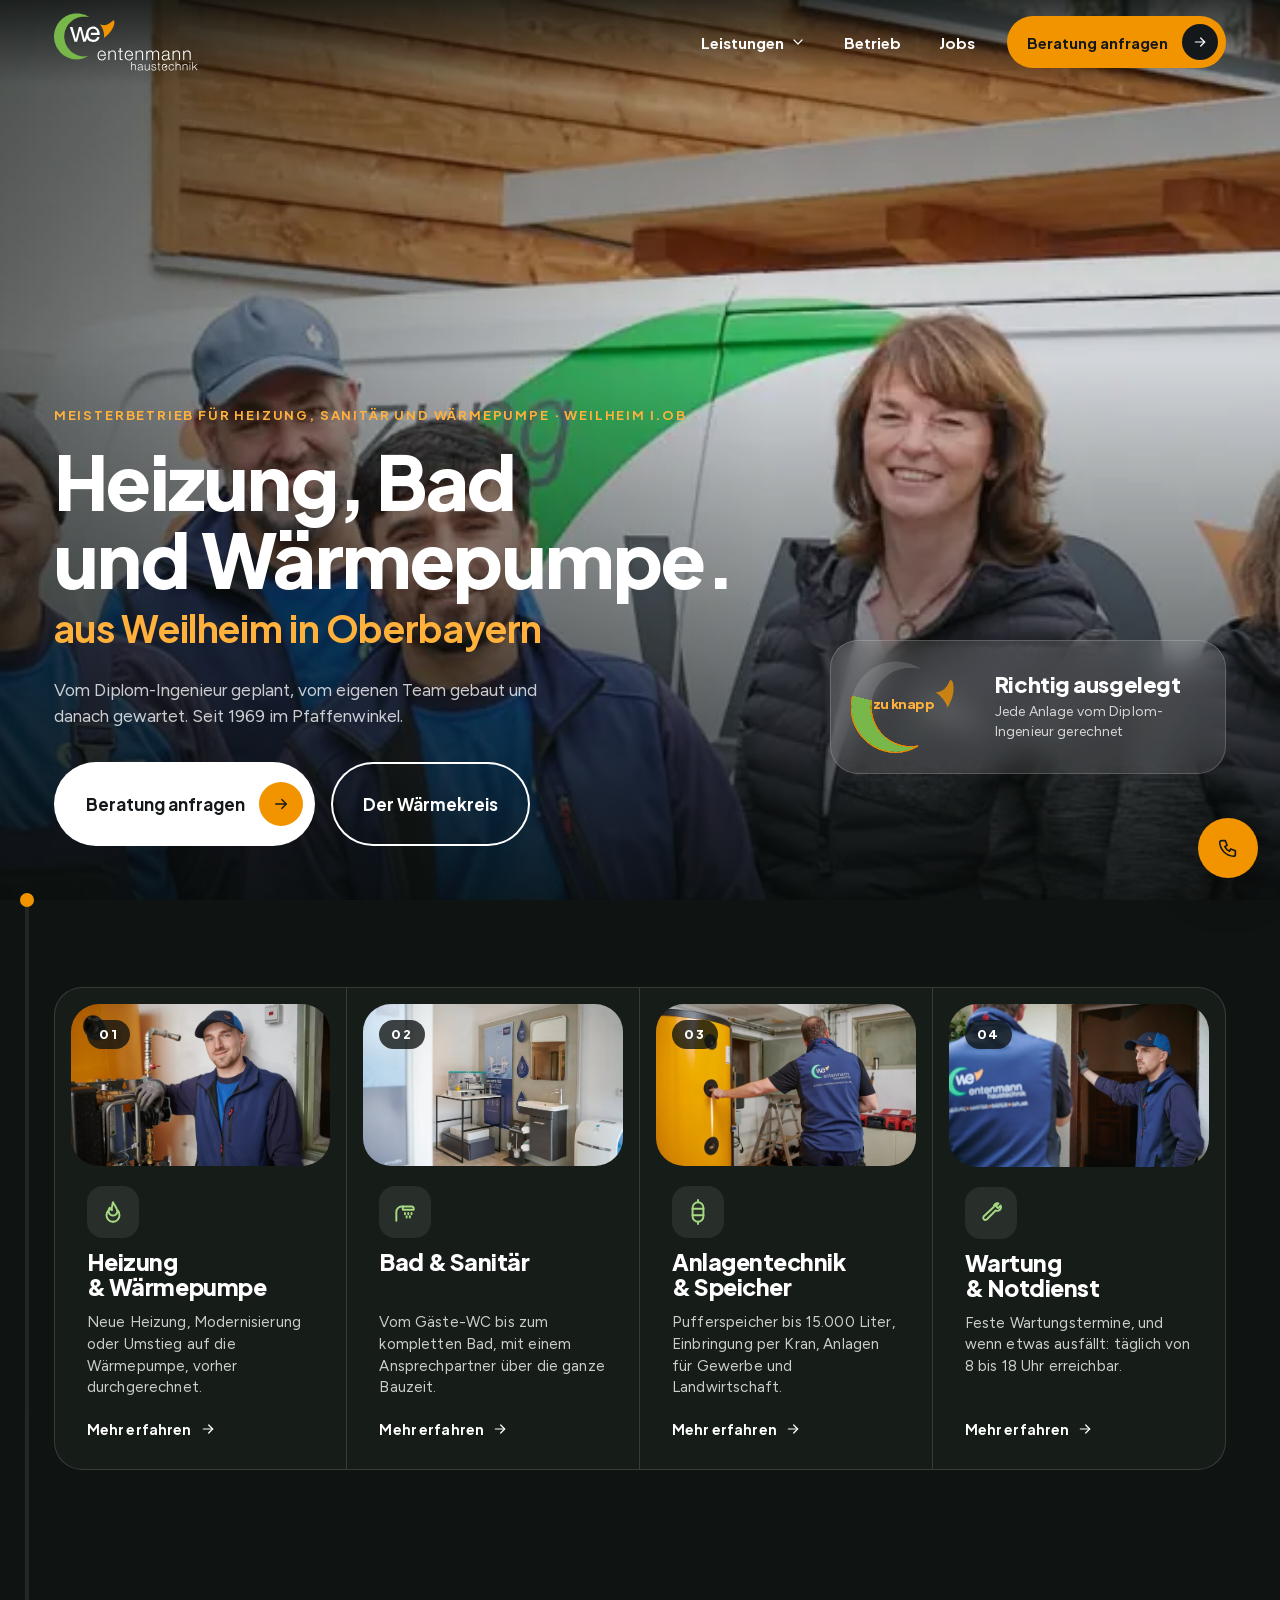
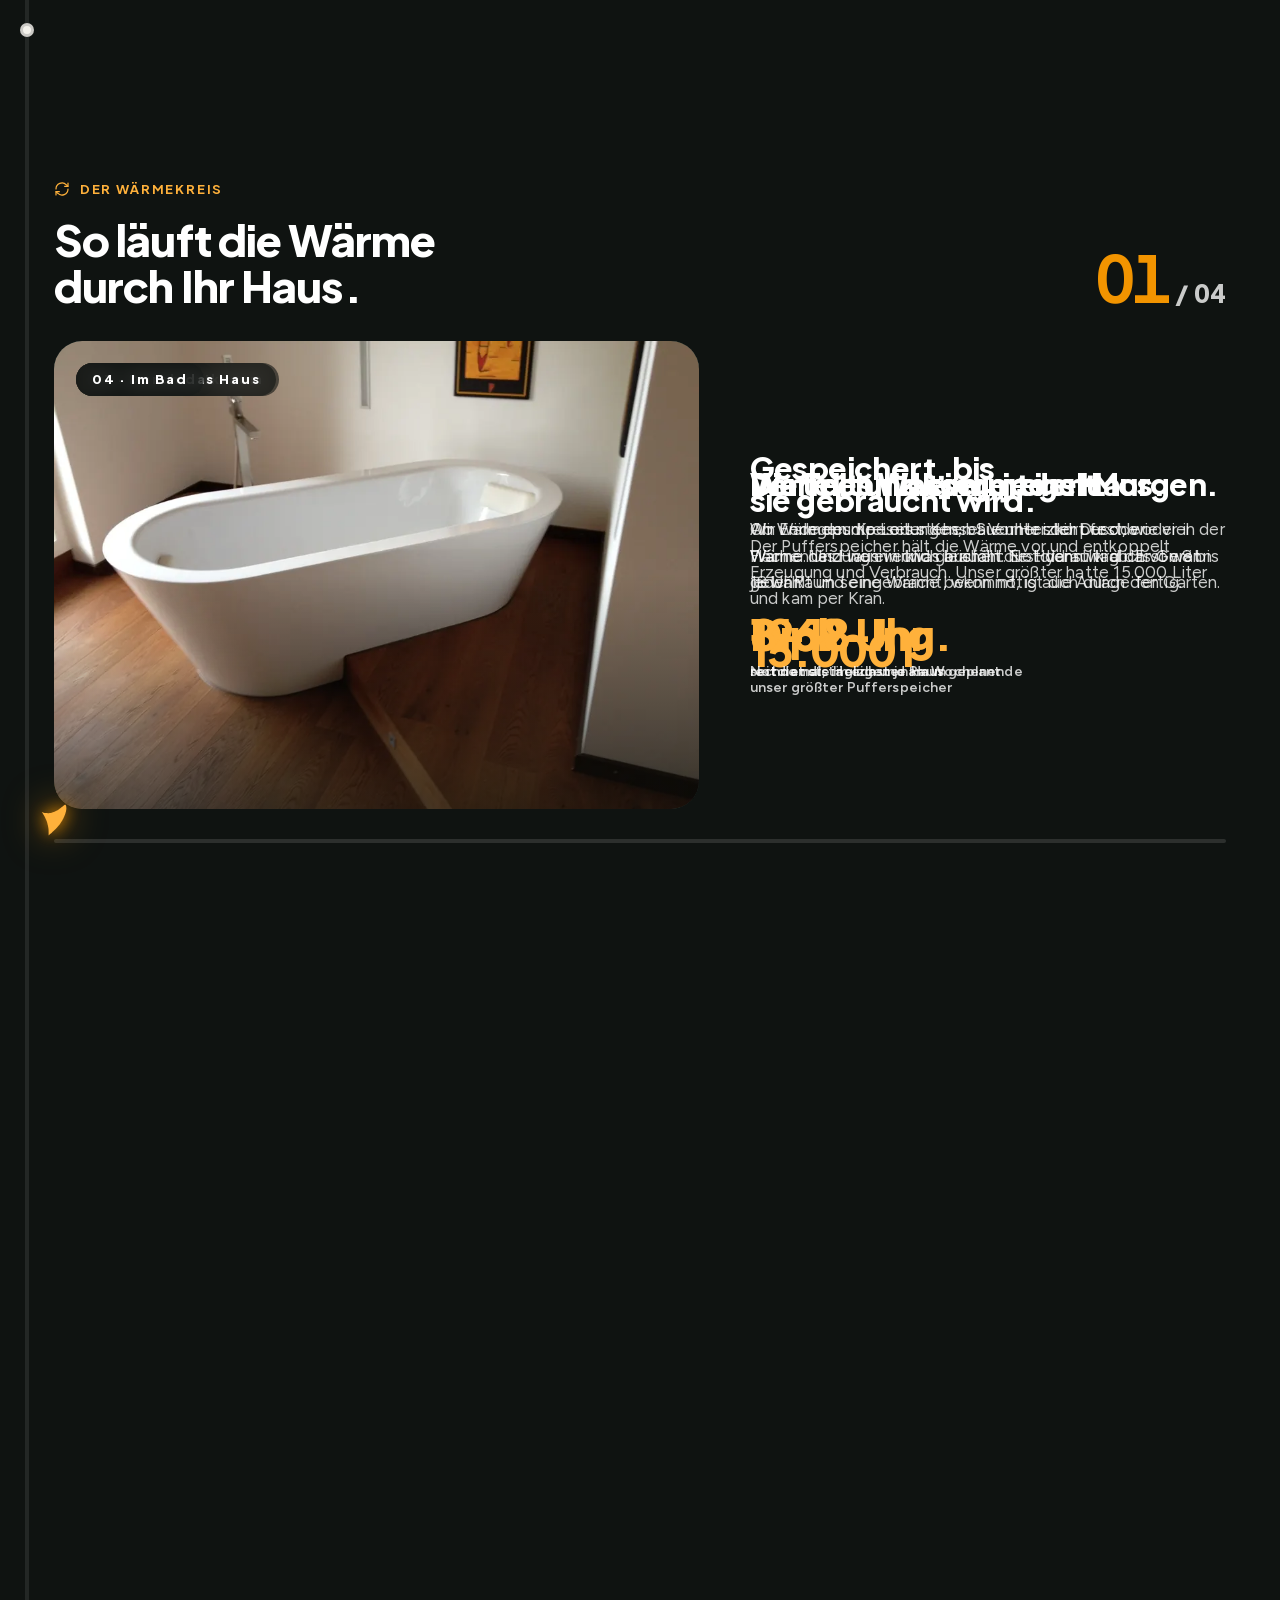
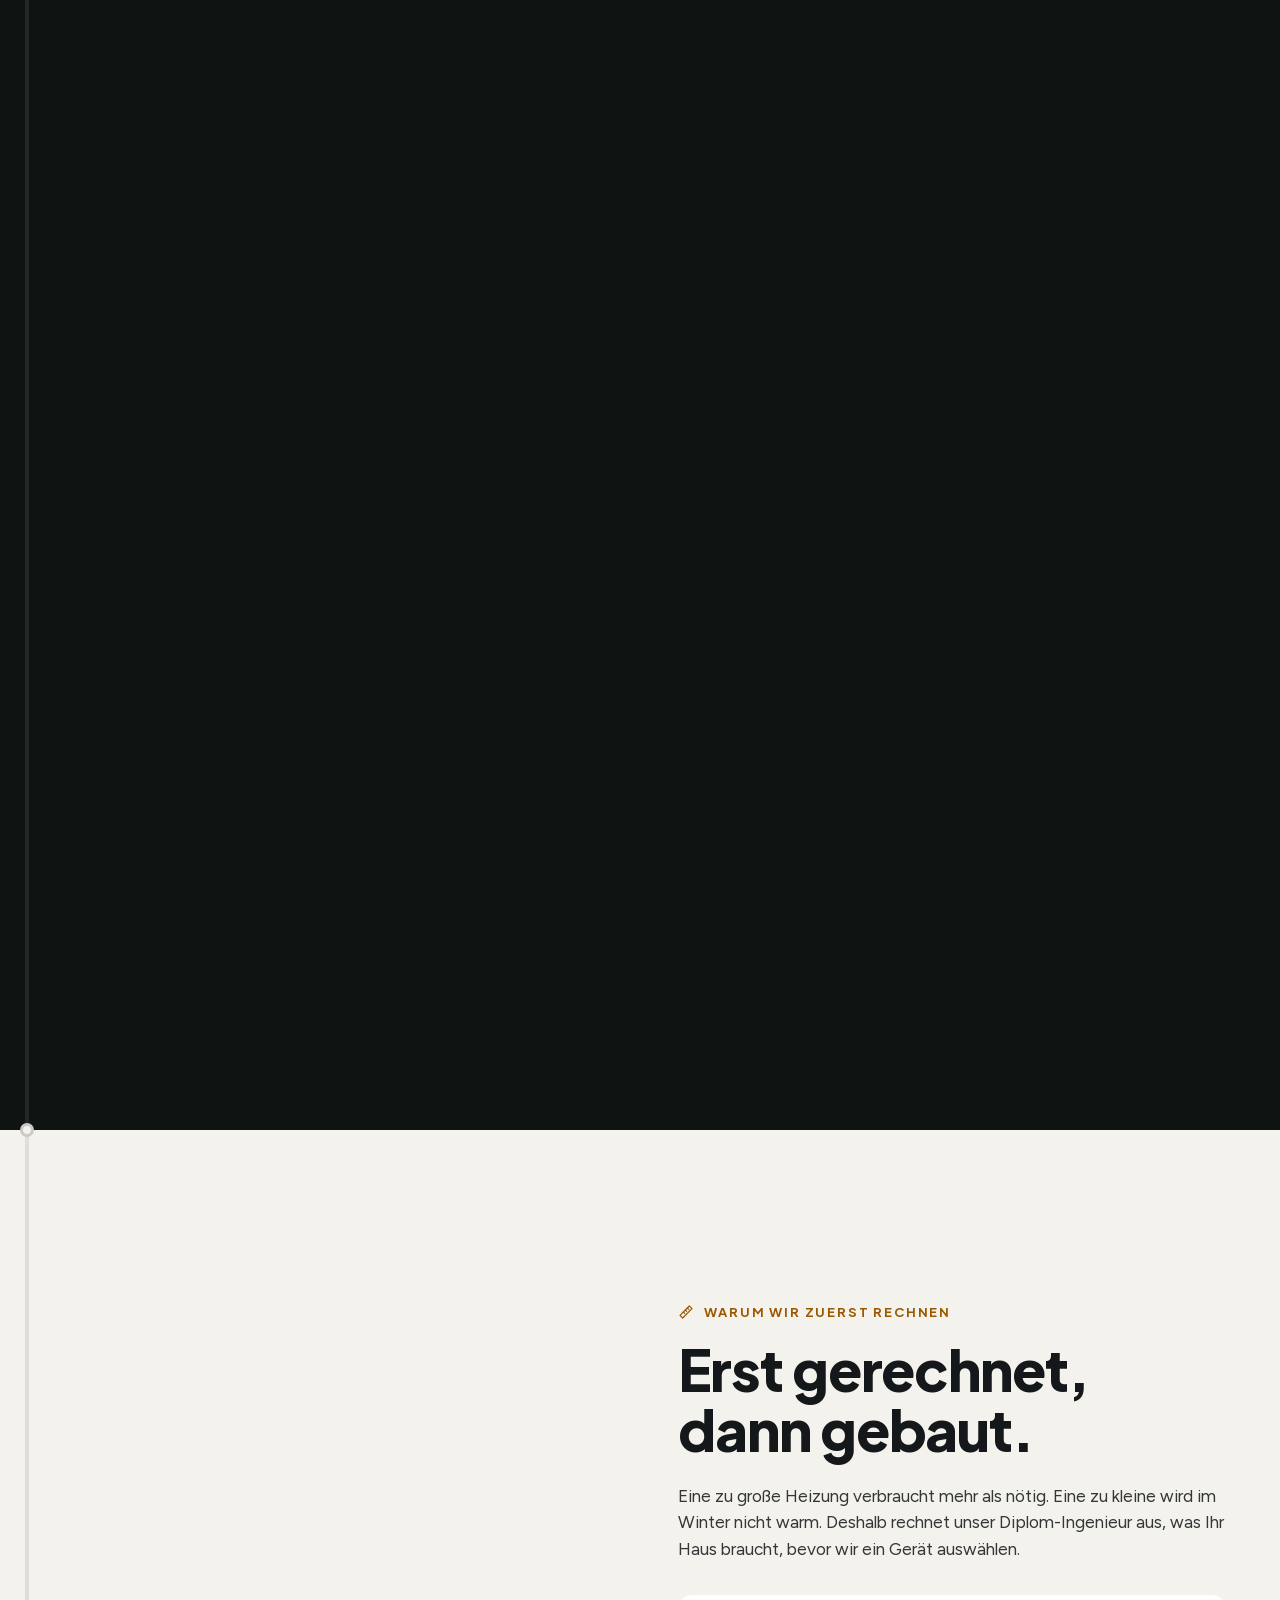
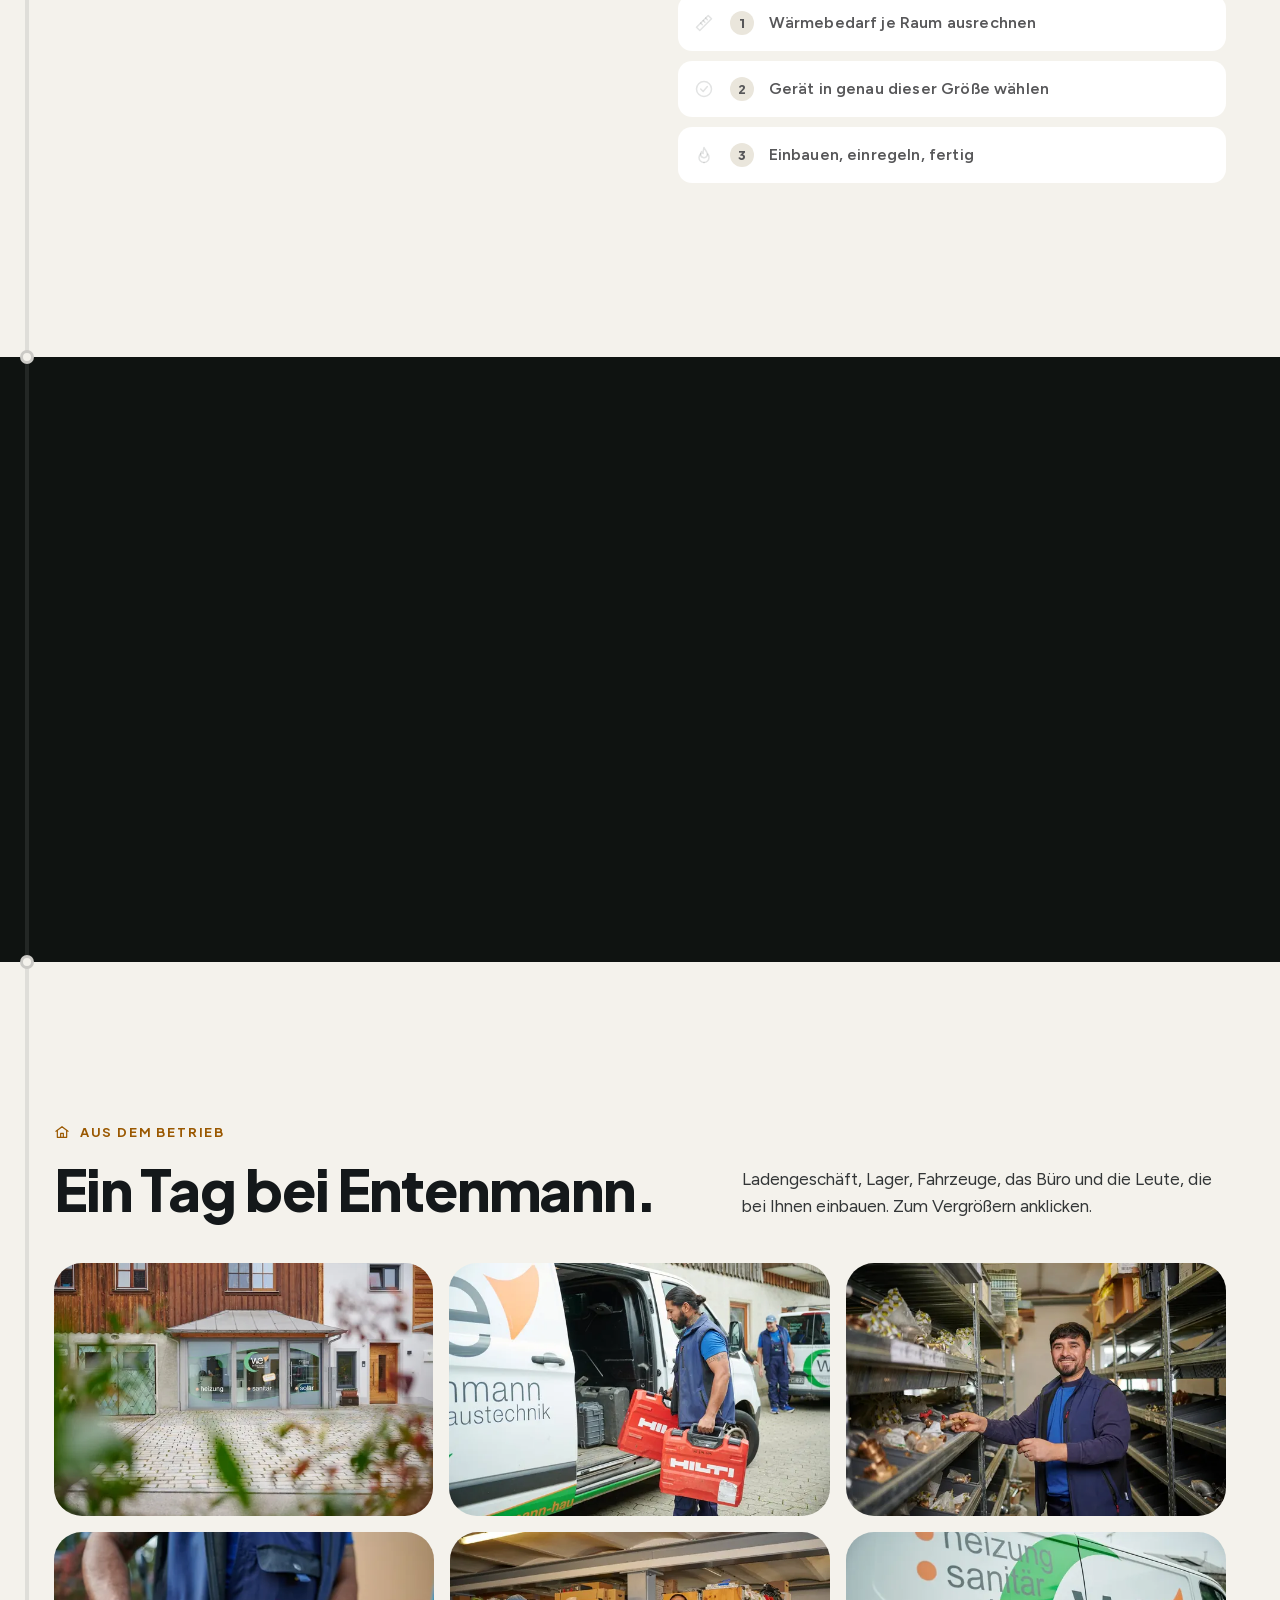
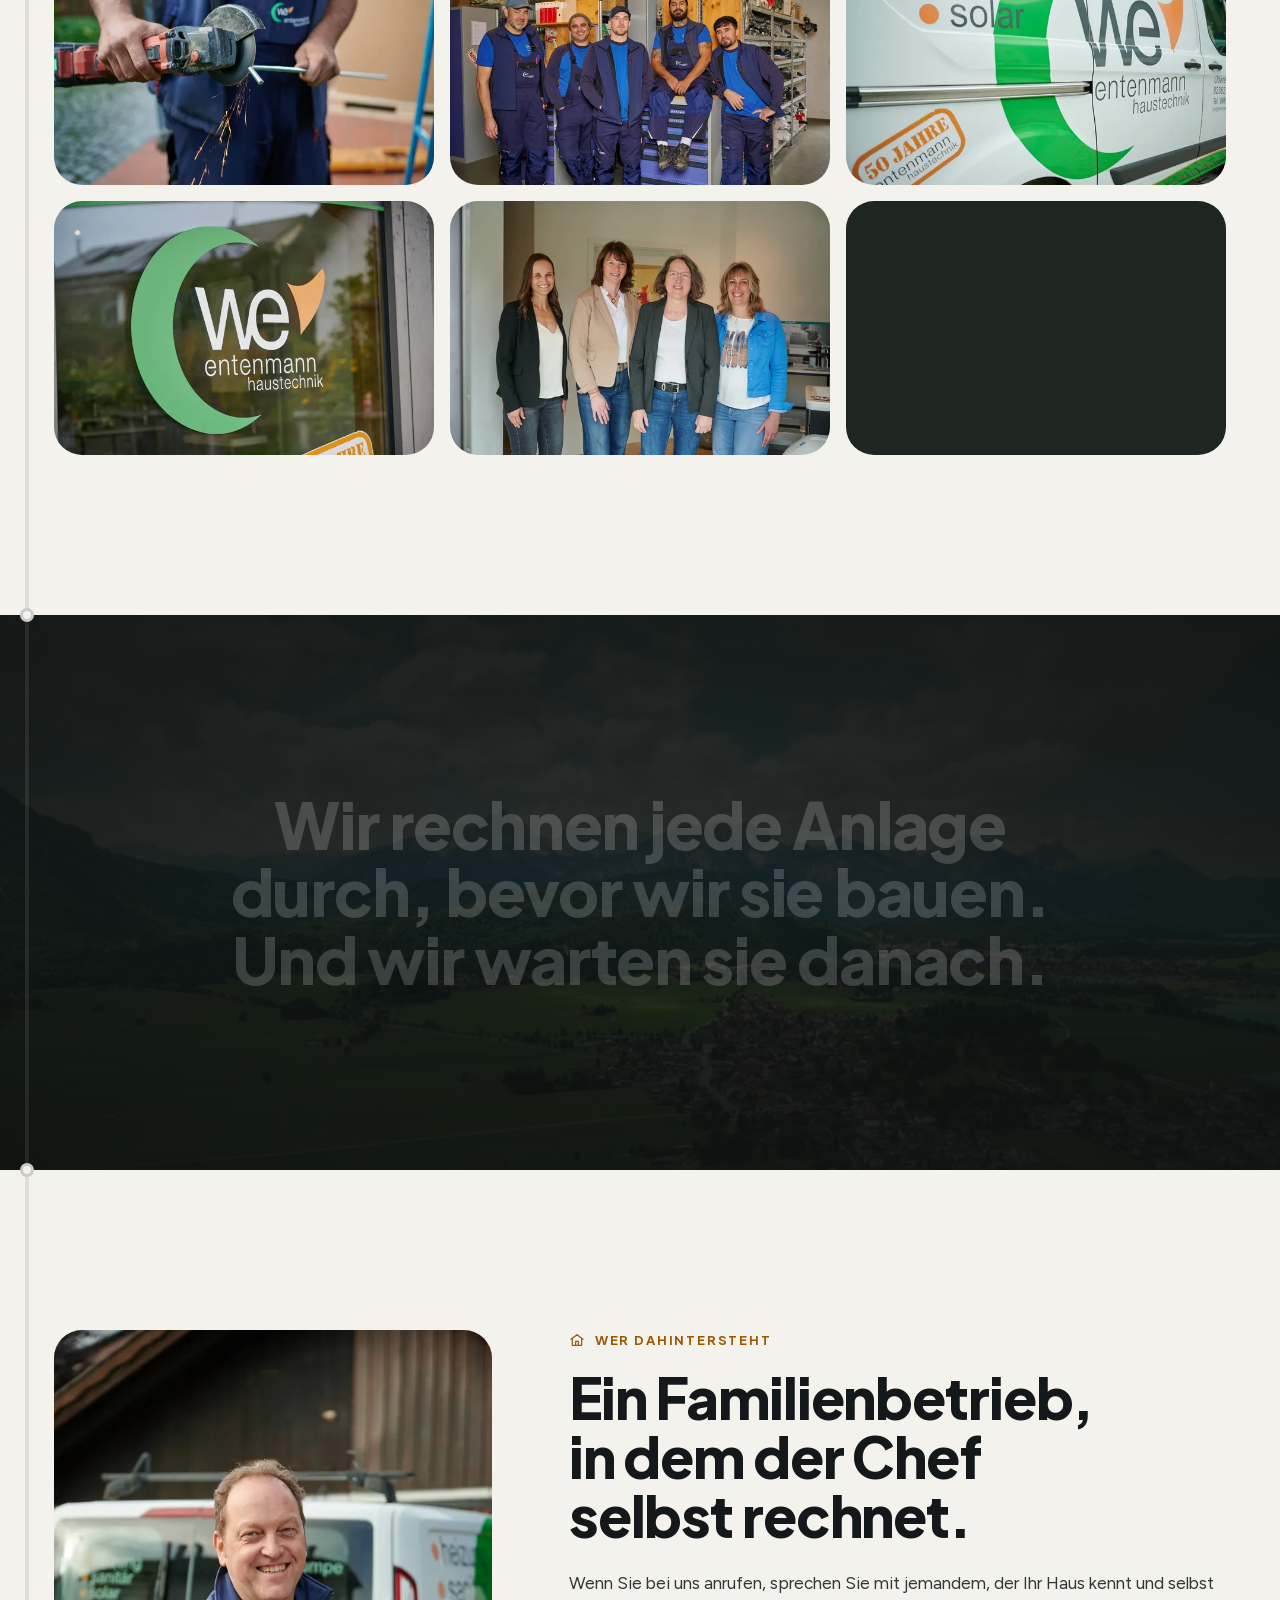
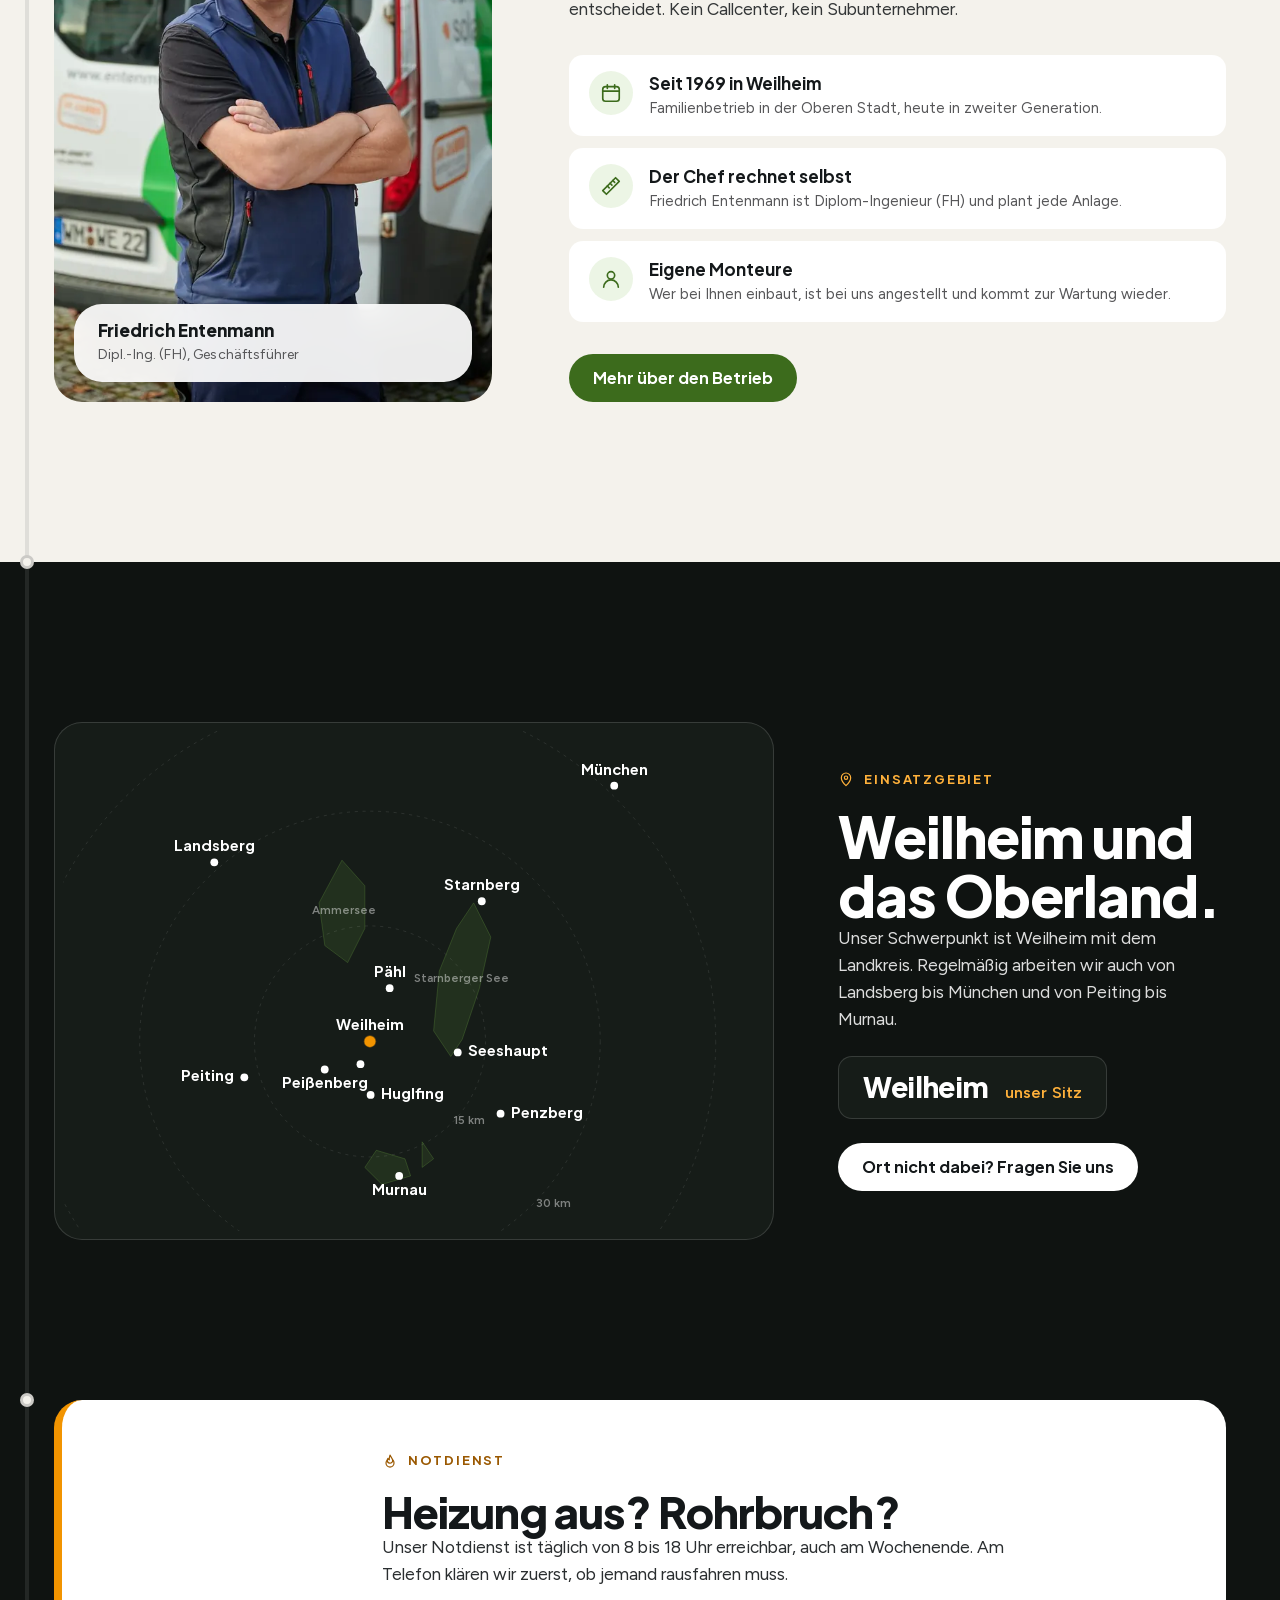
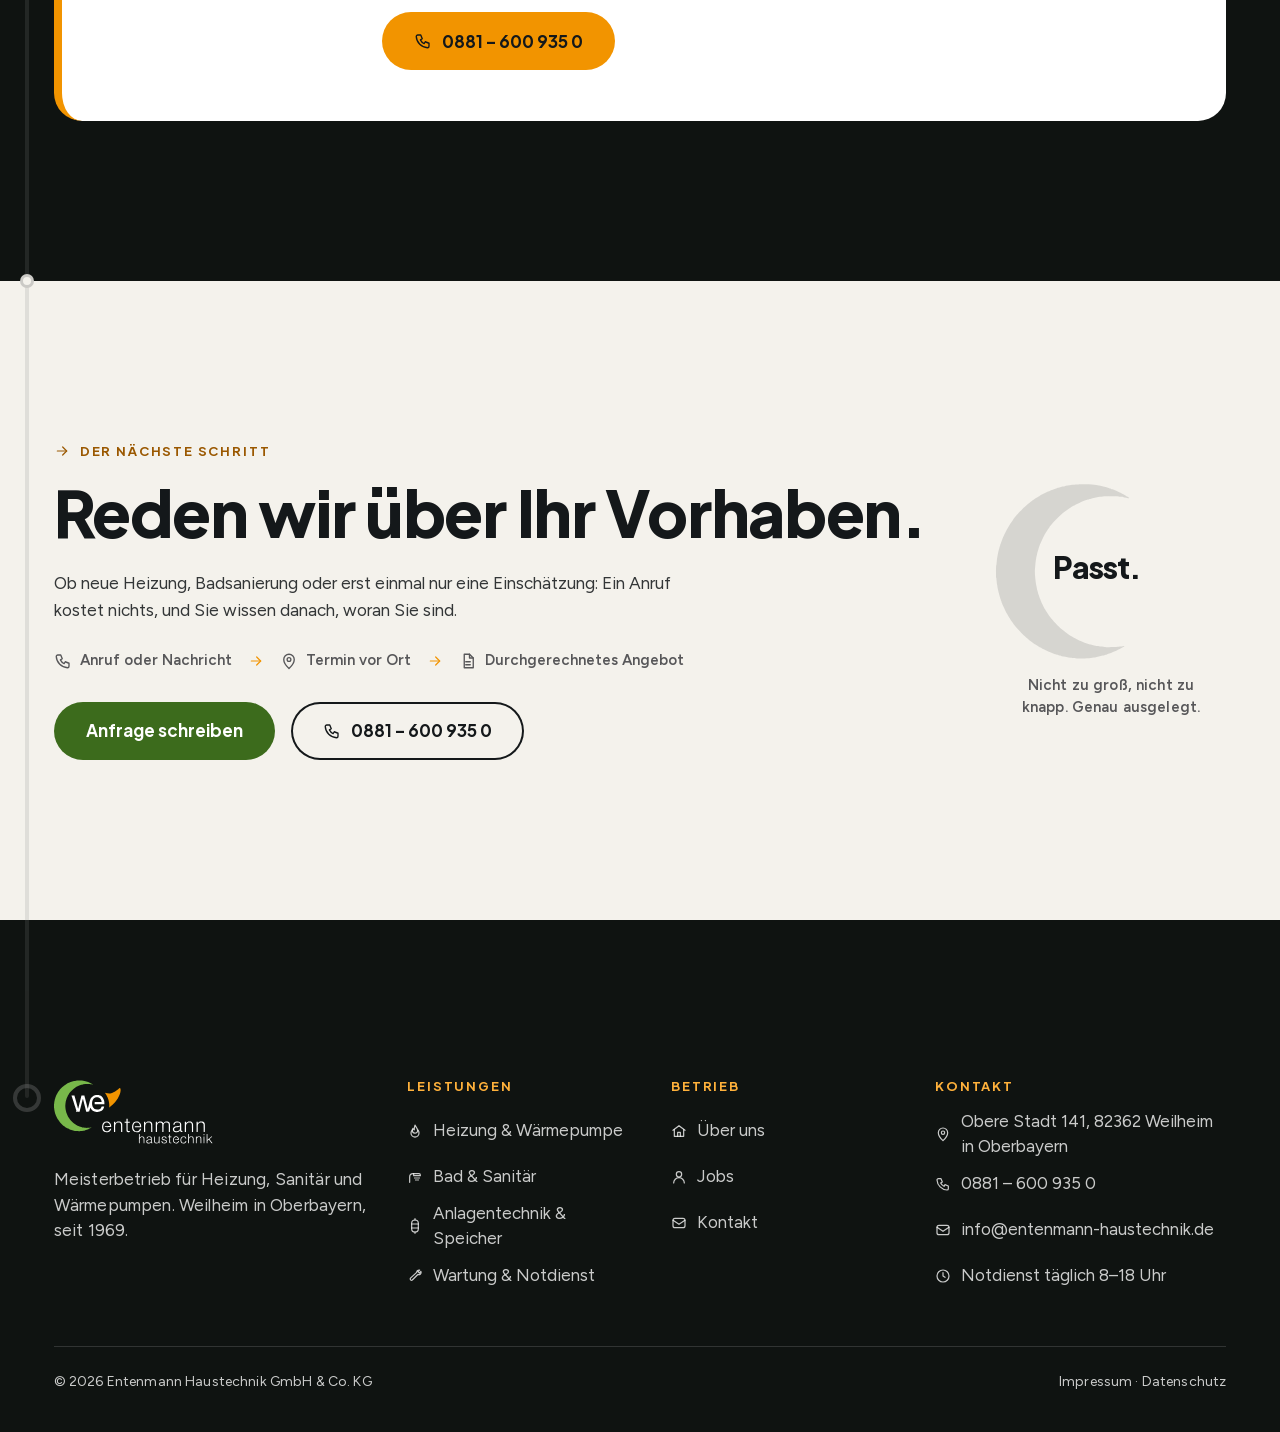
<file: index.html>
<!doctype html>
<html lang="de">
<head>
<meta charset="utf-8">
<meta name="viewport" content="width=device-width, initial-scale=1, viewport-fit=cover">
<title>Heizung, Bad &amp; Wärmepumpe in Weilheim | Entenmann Haustechnik</title>
<meta name="description" content="SHK-Meisterbetrieb in Weilheim i.OB seit 1969: Heizung, Wärmepumpe, Bad, Anlagentechnik und Notdienst. Vom Ingenieur gerechnet, vom eigenen Team gebaut.">
<meta name="robots" content="noindex,nofollow">
<link rel="canonical" href="https://entenmann-haustechnik.de/">
<meta property="og:title" content="Heizung, Bad &amp; Wärmepumpe in Weilheim | Entenmann Haustechnik">
<meta property="og:description" content="SHK-Meisterbetrieb in Weilheim i.OB seit 1969: Heizung, Wärmepumpe, Bad, Anlagentechnik und Notdienst. Vom Ingenieur gerechnet, vom eigenen Team gebaut.">
<meta property="og:type" content="website">
<meta property="og:url" content="https://entenmann-haustechnik.de/">
<meta property="og:image" content="https://entenmann-haustechnik.de/assets/img/og.jpg">
<meta property="og:locale" content="de_DE">
<meta name="theme-color" content="#0F1311">
<link rel="icon" href="assets/img/favicon.svg" type="image/svg+xml">
<link rel="apple-touch-icon" href="assets/img/apple-touch-icon.png">
<link rel="preload" as="image" href="assets/img/betrieb/hero-00206-hoch.webp" type="image/webp" media="(max-width: 860px)" fetchpriority="high">
<link rel="preload" as="image" imagesrcset="assets/img/betrieb/hero-00206-960.webp 960w, assets/img/betrieb/hero-00206-1400.webp 1400w, assets/img/betrieb/hero-00206-1920.webp 1920w" imagesizes="100vw" type="image/webp" media="(min-width: 861px)" fetchpriority="high">
<link rel="preload" href="assets/fonts/jakarta-800-latin.woff2" as="font" type="font/woff2" crossorigin>
<link rel="preload" href="assets/fonts/figtree-400-latin.woff2" as="font" type="font/woff2" crossorigin>
<style>@font-face {
  font-family: 'Plus Jakarta Sans';
  font-style: normal;
  font-weight: 500;
  font-display: swap;
  src: url(assets/fonts/jakarta-500-latin-ext.woff2) format('woff2');
  unicode-range: U+0100-02BA, U+02BD-02C5, U+02C7-02CC, U+02CE-02D7, U+02DD-02FF, U+0304, U+0308, U+0329, U+1D00-1DBF, U+1E00-1E9F, U+1EF2-1EFF, U+2020, U+20A0-20AB, U+20AD-20C4, U+2113, U+2C60-2C7F, U+A720-A7FF;
}
@font-face {
  font-family: 'Plus Jakarta Sans';
  font-style: normal;
  font-weight: 500;
  font-display: swap;
  src: url(assets/fonts/jakarta-500-latin.woff2) format('woff2');
  unicode-range: U+0000-00FF, U+0131, U+0152-0153, U+02BB-02BC, U+02C6, U+02DA, U+02DC, U+0304, U+0308, U+0329, U+2000-206F, U+20AC, U+2122, U+2191, U+2193, U+2212, U+2215, U+FEFF, U+FFFD;
}
@font-face {
  font-family: 'Plus Jakarta Sans';
  font-style: normal;
  font-weight: 700;
  font-display: swap;
  src: url(assets/fonts/jakarta-700-latin-ext.woff2) format('woff2');
  unicode-range: U+0100-02BA, U+02BD-02C5, U+02C7-02CC, U+02CE-02D7, U+02DD-02FF, U+0304, U+0308, U+0329, U+1D00-1DBF, U+1E00-1E9F, U+1EF2-1EFF, U+2020, U+20A0-20AB, U+20AD-20C4, U+2113, U+2C60-2C7F, U+A720-A7FF;
}
@font-face {
  font-family: 'Plus Jakarta Sans';
  font-style: normal;
  font-weight: 700;
  font-display: swap;
  src: url(assets/fonts/jakarta-700-latin.woff2) format('woff2');
  unicode-range: U+0000-00FF, U+0131, U+0152-0153, U+02BB-02BC, U+02C6, U+02DA, U+02DC, U+0304, U+0308, U+0329, U+2000-206F, U+20AC, U+2122, U+2191, U+2193, U+2212, U+2215, U+FEFF, U+FFFD;
}
@font-face {
  font-family: 'Plus Jakarta Sans';
  font-style: normal;
  font-weight: 800;
  font-display: swap;
  src: url(assets/fonts/jakarta-800-latin-ext.woff2) format('woff2');
  unicode-range: U+0100-02BA, U+02BD-02C5, U+02C7-02CC, U+02CE-02D7, U+02DD-02FF, U+0304, U+0308, U+0329, U+1D00-1DBF, U+1E00-1E9F, U+1EF2-1EFF, U+2020, U+20A0-20AB, U+20AD-20C4, U+2113, U+2C60-2C7F, U+A720-A7FF;
}
@font-face {
  font-family: 'Plus Jakarta Sans';
  font-style: normal;
  font-weight: 800;
  font-display: swap;
  src: url(assets/fonts/jakarta-800-latin.woff2) format('woff2');
  unicode-range: U+0000-00FF, U+0131, U+0152-0153, U+02BB-02BC, U+02C6, U+02DA, U+02DC, U+0304, U+0308, U+0329, U+2000-206F, U+20AC, U+2122, U+2191, U+2193, U+2212, U+2215, U+FEFF, U+FFFD;
}@font-face {
  font-family: 'Figtree';
  font-style: normal;
  font-weight: 400;
  font-display: swap;
  src: url(assets/fonts/figtree-400-latin-ext.woff2) format('woff2');
  unicode-range: U+0100-02BA, U+02BD-02C5, U+02C7-02CC, U+02CE-02D7, U+02DD-02FF, U+0304, U+0308, U+0329, U+1D00-1DBF, U+1E00-1E9F, U+1EF2-1EFF, U+2020, U+20A0-20AB, U+20AD-20C4, U+2113, U+2C60-2C7F, U+A720-A7FF;
}
@font-face {
  font-family: 'Figtree';
  font-style: normal;
  font-weight: 400;
  font-display: swap;
  src: url(assets/fonts/figtree-400-latin.woff2) format('woff2');
  unicode-range: U+0000-00FF, U+0131, U+0152-0153, U+02BB-02BC, U+02C6, U+02DA, U+02DC, U+0304, U+0308, U+0329, U+2000-206F, U+20AC, U+2122, U+2191, U+2193, U+2212, U+2215, U+FEFF, U+FFFD;
}
@font-face {
  font-family: 'Figtree';
  font-style: normal;
  font-weight: 500;
  font-display: swap;
  src: url(assets/fonts/figtree-500-latin-ext.woff2) format('woff2');
  unicode-range: U+0100-02BA, U+02BD-02C5, U+02C7-02CC, U+02CE-02D7, U+02DD-02FF, U+0304, U+0308, U+0329, U+1D00-1DBF, U+1E00-1E9F, U+1EF2-1EFF, U+2020, U+20A0-20AB, U+20AD-20C4, U+2113, U+2C60-2C7F, U+A720-A7FF;
}
@font-face {
  font-family: 'Figtree';
  font-style: normal;
  font-weight: 500;
  font-display: swap;
  src: url(assets/fonts/figtree-500-latin.woff2) format('woff2');
  unicode-range: U+0000-00FF, U+0131, U+0152-0153, U+02BB-02BC, U+02C6, U+02DA, U+02DC, U+0304, U+0308, U+0329, U+2000-206F, U+20AC, U+2122, U+2191, U+2193, U+2212, U+2215, U+FEFF, U+FFFD;
}
@font-face {
  font-family: 'Figtree';
  font-style: normal;
  font-weight: 600;
  font-display: swap;
  src: url(assets/fonts/figtree-600-latin-ext.woff2) format('woff2');
  unicode-range: U+0100-02BA, U+02BD-02C5, U+02C7-02CC, U+02CE-02D7, U+02DD-02FF, U+0304, U+0308, U+0329, U+1D00-1DBF, U+1E00-1E9F, U+1EF2-1EFF, U+2020, U+20A0-20AB, U+20AD-20C4, U+2113, U+2C60-2C7F, U+A720-A7FF;
}
@font-face {
  font-family: 'Figtree';
  font-style: normal;
  font-weight: 600;
  font-display: swap;
  src: url(assets/fonts/figtree-600-latin.woff2) format('woff2');
  unicode-range: U+0000-00FF, U+0131, U+0152-0153, U+02BB-02BC, U+02C6, U+02DA, U+02DC, U+0304, U+0308, U+0329, U+2000-206F, U+20AC, U+2122, U+2191, U+2193, U+2212, U+2215, U+FEFF, U+FFFD;
}</style>
<link rel="stylesheet" href="styles.css?v=8b8a66b7">
<script type="application/ld+json">{"@context": "https://schema.org", "@type": ["Plumber", "HVACBusiness"], "name": "Entenmann Haustechnik GmbH & Co. KG", "url": "https://entenmann-haustechnik.de", "telephone": "+49 881 6009350", "email": "info@entenmann-haustechnik.de", "foundingDate": "1969", "image": "https://entenmann-haustechnik.de/assets/img/og.jpg", "logo": "https://entenmann-haustechnik.de/assets/img/logo.svg", "address": {"@type": "PostalAddress", "streetAddress": "Obere Stadt 141", "postalCode": "82362", "addressLocality": "Weilheim in Oberbayern", "addressRegion": "Bayern", "addressCountry": "DE"}, "geo": {"@type": "GeoCoordinates", "latitude": 47.8376, "longitude": 11.1489}, "areaServed": [{"@type": "City", "name": "Weilheim"}, {"@type": "City", "name": "Penzberg"}, {"@type": "City", "name": "Peiting"}, {"@type": "City", "name": "Murnau"}, {"@type": "City", "name": "Peißenberg"}, {"@type": "City", "name": "Seeshaupt"}, {"@type": "City", "name": "Pähl"}, {"@type": "City", "name": "Polling"}, {"@type": "City", "name": "Huglfing"}, {"@type": "City", "name": "Starnberg"}, {"@type": "City", "name": "Landsberg"}, {"@type": "City", "name": "München"}], "openingHoursSpecification": [{"@type": "OpeningHoursSpecification", "dayOfWeek": ["Monday", "Tuesday", "Wednesday", "Thursday"], "opens": "08:00", "closes": "12:00"}, {"@type": "OpeningHoursSpecification", "dayOfWeek": ["Monday", "Tuesday", "Wednesday", "Thursday"], "opens": "13:00", "closes": "17:00"}, {"@type": "OpeningHoursSpecification", "dayOfWeek": "Friday", "opens": "08:00", "closes": "12:00"}]}</script>
</head>
<body class="start" data-seite="index">
<div class="intro" aria-hidden="true"><div class="i-glut"></div><div class="i-logo"><svg class="i-lage i-mond" viewBox="0 0 1330 1020"><g class="s-mond" transform="translate(0.000000,1264.000000) scale(0.100000,-0.100000)"><path d="M4900 12574 c-30 -2 -131 -8 -225 -14 -93 -6 -217 -17 -275 -26 -208
-31 -356 -57 -428 -75 -40 -11 -83 -19 -97 -19 -13 0 -48 -9 -77 -19 -29 -11
-71 -23 -93 -27 -22 -4 -52 -13 -67 -20 -15 -8 -37 -14 -48 -14 -12 0 -36 -6
-53 -14 -18 -8 -48 -19 -67 -24 -98 -28 -286 -100 -372 -143 -20 -11 -42 -19
-48 -19 -32 0 -451 -212 -555 -280 -16 -11 -44 -27 -61 -34 -17 -8 -36 -22
-44 -30 -7 -9 -17 -16 -23 -16 -11 0 -129 -78 -242 -160 -38 -27 -81 -58 -95
-67 -38 -26 -169 -132 -221 -177 -25 -23 -67 -59 -95 -81 -79 -64 -424 -413
-494 -500 -35 -44 -84 -102 -108 -130 -25 -27 -55 -66 -69 -85 -13 -19 -50
-73 -83 -120 -115 -163 -135 -192 -177 -258 -112 -181 -216 -371 -301 -552
-73 -157 -82 -177 -82 -189 0 -6 -9 -28 -20 -48 -11 -21 -20 -44 -20 -51 0 -8
-7 -26 -15 -40 -17 -31 -41 -96 -60 -164 -7 -25 -18 -55 -24 -66 -6 -11 -15
-37 -20 -58 -5 -22 -16 -59 -24 -84 -8 -25 -25 -81 -37 -125 -12 -44 -28 -102
-35 -130 -8 -27 -17 -68 -20 -90 -3 -22 -15 -80 -25 -130 -33 -155 -51 -282
-62 -439 -7 -101 -15 -156 -24 -167 -16 -18 -21 -708 -5 -724 11 -13 19 -69
31 -220 5 -66 13 -131 18 -146 6 -14 13 -56 17 -94 3 -39 15 -106 25 -150 10
-44 23 -102 28 -130 6 -27 16 -70 22 -95 41 -156 53 -200 66 -240 9 -25 20
-67 26 -94 5 -28 16 -59 24 -70 8 -11 14 -29 14 -39 0 -10 9 -35 20 -57 11
-22 20 -47 20 -57 0 -10 9 -35 20 -56 11 -20 20 -42 20 -48 0 -7 9 -33 21 -58
12 -25 29 -64 39 -86 86 -192 158 -337 240 -479 25 -43 58 -102 73 -130 16
-28 37 -60 48 -72 10 -11 19 -23 19 -27 0 -29 255 -375 416 -567 73 -86 405
-426 479 -489 114 -99 192 -162 270 -221 122 -92 179 -133 197 -145 8 -5 62
-41 119 -80 115 -78 131 -87 174 -110 17 -9 48 -27 70 -41 22 -13 56 -31 75
-40 19 -9 37 -19 40 -23 3 -4 68 -37 145 -75 135 -65 174 -84 268 -125 23 -10
58 -26 77 -34 38 -18 98 -40 170 -63 25 -8 59 -21 77 -29 17 -8 38 -15 46 -15
8 0 34 -9 58 -20 24 -11 54 -20 65 -20 12 0 41 -9 65 -20 24 -11 58 -20 74
-20 17 0 42 -6 57 -14 15 -8 42 -17 60 -20 18 -4 71 -15 118 -26 216 -49 342
-69 433 -71 10 0 31 -5 45 -11 27 -11 313 -27 522 -29 177 -3 445 11 550 28
52 8 133 19 179 23 46 5 98 14 116 20 18 6 68 17 111 25 86 15 133 26 234 56
36 11 74 19 85 19 11 0 38 9 60 19 22 10 57 21 79 25 21 4 52 13 70 20 17 8
56 23 86 33 140 51 232 87 340 135 63 28 360 178 418 210 26 14 61 34 77 43
73 39 85 47 85 54 0 20 -35 20 -92 1 -34 -11 -82 -20 -107 -20 -25 0 -107 -9
-181 -19 -150 -21 -686 -28 -770 -10 -25 5 -110 15 -189 24 -79 8 -173 21
-210 29 -36 8 -91 19 -121 25 -102 19 -165 34 -223 52 -31 11 -65 19 -75 19
-16 0 -58 13 -197 61 -27 9 -63 21 -80 27 -75 25 -103 36 -141 53 -23 11 -47
19 -53 19 -7 0 -29 8 -49 19 -20 10 -57 28 -82 39 -182 81 -479 244 -631 347
-24 16 -51 34 -61 40 -37 23 -194 142 -353 268 -158 125 -554 549 -690 740
-46 63 -220 322 -234 347 -7 14 -21 38 -30 53 -49 86 -75 135 -135 257 -36 74
-75 152 -86 172 -11 20 -20 42 -20 49 0 6 -8 30 -19 53 -10 23 -28 64 -38 91
-19 47 -28 71 -54 148 -6 17 -19 55 -29 82 -16 47 -25 79 -51 178 -6 23 -20
69 -30 103 -11 33 -19 71 -19 84 0 12 -9 62 -19 109 -64 281 -114 824 -93
1002 6 52 16 166 23 254 6 88 20 207 30 265 10 58 19 117 19 131 0 15 7 49 15
75 8 27 21 81 29 119 8 39 24 104 35 145 12 41 28 98 36 125 64 224 133 396
275 685 39 80 75 152 80 160 5 8 31 52 57 98 71 123 85 145 121 196 17 26 32
51 32 55 0 5 6 14 14 20 8 7 36 44 62 84 26 40 62 88 79 107 18 19 56 66 85
104 199 260 727 739 961 872 10 6 27 18 36 26 10 8 25 18 33 22 8 3 35 20 60
36 25 16 59 36 75 45 17 8 46 25 65 37 47 29 383 198 394 198 5 0 27 8 50 19
123 56 301 122 391 145 28 7 60 18 72 24 12 7 31 12 42 12 11 0 42 7 68 16 47
16 109 32 223 54 30 6 85 18 121 26 37 8 109 19 160 25 52 5 135 16 184 24 90
14 807 15 895 1 19 -4 86 -13 149 -21 63 -8 128 -19 145 -24 17 -6 56 -13 86
-17 30 -3 84 -15 119 -25 72 -22 135 -25 129 -7 -2 6 -29 25 -59 41 -30 16
-61 35 -69 42 -8 8 -26 19 -40 25 -14 6 -43 22 -65 35 -22 14 -53 32 -70 40
-16 9 -66 36 -110 60 -119 67 -281 144 -415 200 -36 15 -84 35 -108 46 -23 10
-50 19 -60 19 -9 1 -35 9 -57 20 -22 11 -48 19 -58 20 -10 0 -32 7 -50 16 -17
9 -54 23 -82 30 -49 13 -75 19 -205 54 -274 73 -675 136 -915 144 -71 3 -186
7 -255 9 -69 3 -150 3 -180 1z"/></g></svg><svg class="i-lage i-weg" viewBox="0 0 1330 1020"><path id="i-bahn" class="i-bahn" d="M695.1 857.5 L654.0 875.5 L611.2 888.7 L567.2 896.9 L522.5 900.0 L477.8 897.9 L433.6 890.8 L390.5 878.6 L349.1 861.5 L309.9 839.8 L273.4 813.8 L240.2 783.8 L210.7 750.1 L185.2 713.3 L164.1 673.8 L147.6 632.1 L136.1 588.9 L129.5 544.6 L128.1 499.8 L131.9 455.2 L140.7 411.3 L154.5 368.6 L173.1 327.9 L196.3 289.6 L223.7 254.1 L254.9 222.1 L289.7 193.8 L327.4 169.7 L367.7 150.1 L410.0 135.3 L453.6 125.3 L498.2 120.5 L542.9 120.8 L587.4 126.2 L630.9 136.7 L673.0 152.1 L713.0 172.3"/><circle class="i-funke" r="70"><animateMotion dur="1.05s" begin="0.15s" fill="freeze" calcMode="spline" keyTimes="0;1" keyPoints="0;1" keySplines=".45 0 .25 1"><mpath href="#i-bahn"/></animateMotion></circle><circle class="i-ring" cx="1130" cy="330" r="170"/></svg><svg class="i-lage i-schnabel" viewBox="0 0 1330 1020"><g class="s-schnabel" transform="translate(0.000000,1264.000000) scale(0.100000,-0.100000)"><path d="M12980 11054 c-64 -35 -418 -314 -450 -355 -23 -30 -391 -299 -409
-299 -5 0 -14 -7 -21 -15 -6 -8 -41 -28 -76 -45 -35 -18 -66 -35 -69 -39 -4
-7 -57 -34 -240 -122 -22 -10 -46 -19 -52 -19 -7 0 -32 -8 -55 -19 -44 -19
-126 -44 -258 -80 -169 -45 -501 -66 -655 -42 -38 6 -92 14 -120 17 -99 10
-339 71 -398 100 -29 14 -77 19 -77 8 0 -3 32 -48 70 -99 39 -51 70 -97 70
-101 0 -4 8 -17 18 -28 25 -28 142 -220 142 -233 0 -6 6 -15 13 -21 21 -18
227 -438 227 -465 0 -7 9 -25 20 -42 11 -16 20 -38 20 -48 0 -11 7 -33 15 -50
19 -42 42 -107 66 -184 10 -35 28 -93 40 -130 21 -70 28 -97 59 -223 23 -97
38 -168 51 -255 6 -38 17 -108 25 -155 24 -143 36 -378 32 -650 -2 -210 0
-260 10 -260 26 0 640 557 888 804 300 301 441 471 645 781 111 169 122 185
136 215 7 14 22 39 33 55 11 17 27 44 36 60 8 17 35 66 60 110 43 78 65 123
146 295 243 514 344 980 285 1302 -17 88 -65 206 -98 239 -26 26 -74 23 -129
-7z"/></g></svg><svg class="i-lage i-wortsvg" viewBox="0 0 1330 1020"><text class="i-wort" x="640" y="640" text-anchor="middle">we</text></svg></div></div><a class="skip" href="#inhalt">Zum Inhalt</a>
<header class="kopf" id="kopf"><div class="wrap">
<a class="marke" href="./" aria-label="Entenmann Haustechnik – zur Startseite"><svg viewBox="0 0 3152 1264" width="139" height="56" role="img" aria-label="Entenmann Haustechnik Logo"><g class="l-gruen" fill="#78B84A" transform="translate(0.000000,1264.000000) scale(0.100000,-0.100000)"><path d="M4900 12574 c-30 -2 -131 -8 -225 -14 -93 -6 -217 -17 -275 -26 -208
-31 -356 -57 -428 -75 -40 -11 -83 -19 -97 -19 -13 0 -48 -9 -77 -19 -29 -11
-71 -23 -93 -27 -22 -4 -52 -13 -67 -20 -15 -8 -37 -14 -48 -14 -12 0 -36 -6
-53 -14 -18 -8 -48 -19 -67 -24 -98 -28 -286 -100 -372 -143 -20 -11 -42 -19
-48 -19 -32 0 -451 -212 -555 -280 -16 -11 -44 -27 -61 -34 -17 -8 -36 -22
-44 -30 -7 -9 -17 -16 -23 -16 -11 0 -129 -78 -242 -160 -38 -27 -81 -58 -95
-67 -38 -26 -169 -132 -221 -177 -25 -23 -67 -59 -95 -81 -79 -64 -424 -413
-494 -500 -35 -44 -84 -102 -108 -130 -25 -27 -55 -66 -69 -85 -13 -19 -50
-73 -83 -120 -115 -163 -135 -192 -177 -258 -112 -181 -216 -371 -301 -552
-73 -157 -82 -177 -82 -189 0 -6 -9 -28 -20 -48 -11 -21 -20 -44 -20 -51 0 -8
-7 -26 -15 -40 -17 -31 -41 -96 -60 -164 -7 -25 -18 -55 -24 -66 -6 -11 -15
-37 -20 -58 -5 -22 -16 -59 -24 -84 -8 -25 -25 -81 -37 -125 -12 -44 -28 -102
-35 -130 -8 -27 -17 -68 -20 -90 -3 -22 -15 -80 -25 -130 -33 -155 -51 -282
-62 -439 -7 -101 -15 -156 -24 -167 -16 -18 -21 -708 -5 -724 11 -13 19 -69
31 -220 5 -66 13 -131 18 -146 6 -14 13 -56 17 -94 3 -39 15 -106 25 -150 10
-44 23 -102 28 -130 6 -27 16 -70 22 -95 41 -156 53 -200 66 -240 9 -25 20
-67 26 -94 5 -28 16 -59 24 -70 8 -11 14 -29 14 -39 0 -10 9 -35 20 -57 11
-22 20 -47 20 -57 0 -10 9 -35 20 -56 11 -20 20 -42 20 -48 0 -7 9 -33 21 -58
12 -25 29 -64 39 -86 86 -192 158 -337 240 -479 25 -43 58 -102 73 -130 16
-28 37 -60 48 -72 10 -11 19 -23 19 -27 0 -29 255 -375 416 -567 73 -86 405
-426 479 -489 114 -99 192 -162 270 -221 122 -92 179 -133 197 -145 8 -5 62
-41 119 -80 115 -78 131 -87 174 -110 17 -9 48 -27 70 -41 22 -13 56 -31 75
-40 19 -9 37 -19 40 -23 3 -4 68 -37 145 -75 135 -65 174 -84 268 -125 23 -10
58 -26 77 -34 38 -18 98 -40 170 -63 25 -8 59 -21 77 -29 17 -8 38 -15 46 -15
8 0 34 -9 58 -20 24 -11 54 -20 65 -20 12 0 41 -9 65 -20 24 -11 58 -20 74
-20 17 0 42 -6 57 -14 15 -8 42 -17 60 -20 18 -4 71 -15 118 -26 216 -49 342
-69 433 -71 10 0 31 -5 45 -11 27 -11 313 -27 522 -29 177 -3 445 11 550 28
52 8 133 19 179 23 46 5 98 14 116 20 18 6 68 17 111 25 86 15 133 26 234 56
36 11 74 19 85 19 11 0 38 9 60 19 22 10 57 21 79 25 21 4 52 13 70 20 17 8
56 23 86 33 140 51 232 87 340 135 63 28 360 178 418 210 26 14 61 34 77 43
73 39 85 47 85 54 0 20 -35 20 -92 1 -34 -11 -82 -20 -107 -20 -25 0 -107 -9
-181 -19 -150 -21 -686 -28 -770 -10 -25 5 -110 15 -189 24 -79 8 -173 21
-210 29 -36 8 -91 19 -121 25 -102 19 -165 34 -223 52 -31 11 -65 19 -75 19
-16 0 -58 13 -197 61 -27 9 -63 21 -80 27 -75 25 -103 36 -141 53 -23 11 -47
19 -53 19 -7 0 -29 8 -49 19 -20 10 -57 28 -82 39 -182 81 -479 244 -631 347
-24 16 -51 34 -61 40 -37 23 -194 142 -353 268 -158 125 -554 549 -690 740
-46 63 -220 322 -234 347 -7 14 -21 38 -30 53 -49 86 -75 135 -135 257 -36 74
-75 152 -86 172 -11 20 -20 42 -20 49 0 6 -8 30 -19 53 -10 23 -28 64 -38 91
-19 47 -28 71 -54 148 -6 17 -19 55 -29 82 -16 47 -25 79 -51 178 -6 23 -20
69 -30 103 -11 33 -19 71 -19 84 0 12 -9 62 -19 109 -64 281 -114 824 -93
1002 6 52 16 166 23 254 6 88 20 207 30 265 10 58 19 117 19 131 0 15 7 49 15
75 8 27 21 81 29 119 8 39 24 104 35 145 12 41 28 98 36 125 64 224 133 396
275 685 39 80 75 152 80 160 5 8 31 52 57 98 71 123 85 145 121 196 17 26 32
51 32 55 0 5 6 14 14 20 8 7 36 44 62 84 26 40 62 88 79 107 18 19 56 66 85
104 199 260 727 739 961 872 10 6 27 18 36 26 10 8 25 18 33 22 8 3 35 20 60
36 25 16 59 36 75 45 17 8 46 25 65 37 47 29 383 198 394 198 5 0 27 8 50 19
123 56 301 122 391 145 28 7 60 18 72 24 12 7 31 12 42 12 11 0 42 7 68 16 47
16 109 32 223 54 30 6 85 18 121 26 37 8 109 19 160 25 52 5 135 16 184 24 90
14 807 15 895 1 19 -4 86 -13 149 -21 63 -8 128 -19 145 -24 17 -6 56 -13 86
-17 30 -3 84 -15 119 -25 72 -22 135 -25 129 -7 -2 6 -29 25 -59 41 -30 16
-61 35 -69 42 -8 8 -26 19 -40 25 -14 6 -43 22 -65 35 -22 14 -53 32 -70 40
-16 9 -66 36 -110 60 -119 67 -281 144 -415 200 -36 15 -84 35 -108 46 -23 10
-50 19 -60 19 -9 1 -35 9 -57 20 -22 11 -48 19 -58 20 -10 0 -32 7 -50 16 -17
9 -54 23 -82 30 -49 13 -75 19 -205 54 -274 73 -675 136 -915 144 -71 3 -186
7 -255 9 -69 3 -150 3 -180 1z"/></g><g class="l-orange" fill="#F29400" transform="translate(0.000000,1264.000000) scale(0.100000,-0.100000)"><path d="M12980 11054 c-64 -35 -418 -314 -450 -355 -23 -30 -391 -299 -409
-299 -5 0 -14 -7 -21 -15 -6 -8 -41 -28 -76 -45 -35 -18 -66 -35 -69 -39 -4
-7 -57 -34 -240 -122 -22 -10 -46 -19 -52 -19 -7 0 -32 -8 -55 -19 -44 -19
-126 -44 -258 -80 -169 -45 -501 -66 -655 -42 -38 6 -92 14 -120 17 -99 10
-339 71 -398 100 -29 14 -77 19 -77 8 0 -3 32 -48 70 -99 39 -51 70 -97 70
-101 0 -4 8 -17 18 -28 25 -28 142 -220 142 -233 0 -6 6 -15 13 -21 21 -18
227 -438 227 -465 0 -7 9 -25 20 -42 11 -16 20 -38 20 -48 0 -11 7 -33 15 -50
19 -42 42 -107 66 -184 10 -35 28 -93 40 -130 21 -70 28 -97 59 -223 23 -97
38 -168 51 -255 6 -38 17 -108 25 -155 24 -143 36 -378 32 -650 -2 -210 0
-260 10 -260 26 0 640 557 888 804 300 301 441 471 645 781 111 169 122 185
136 215 7 14 22 39 33 55 11 17 27 44 36 60 8 17 35 66 60 110 43 78 65 123
146 295 243 514 344 980 285 1302 -17 88 -65 206 -98 239 -26 26 -74 23 -129
-7z"/></g><g class="l-grau" fill="#575759" transform="translate(0.000000,1264.000000) scale(0.100000,-0.100000)"><path d="M8345 9685 c-60 -8 -132 -20 -160 -28 -27 -9 -66 -20 -85 -26 -74
-21 -136 -45 -150 -56 -8 -7 -26 -16 -40 -20 -14 -4 -30 -11 -36 -16 -6 -5
-37 -23 -70 -40 -120 -64 -270 -192 -368 -313 -84 -105 -146 -192 -146 -205 0
-4 -8 -19 -19 -32 -10 -13 -22 -35 -26 -49 -4 -14 -13 -32 -20 -40 -7 -8 -17
-28 -23 -45 -6 -16 -23 -61 -37 -100 -35 -92 -64 -196 -76 -270 -6 -33 -17
-82 -24 -110 -27 -94 -46 -170 -61 -238 -7 -38 -17 -74 -21 -80 -4 -6 -12 -39
-19 -72 -7 -33 -17 -73 -23 -90 -11 -32 -34 -124 -55 -220 -7 -33 -20 -82 -28
-110 -22 -72 -38 -132 -52 -200 -7 -33 -17 -69 -23 -80 -6 -11 -14 -42 -18
-69 -20 -133 -69 -221 -86 -156 -11 37 -30 117 -44 185 -14 63 -37 150 -60
225 -8 25 -17 65 -21 90 -3 25 -10 53 -15 62 -5 10 -16 48 -23 85 -15 69 -36
152 -61 233 -8 25 -17 65 -21 90 -3 25 -10 53 -15 62 -5 10 -16 48 -24 85 -16
80 -40 171 -59 233 -8 25 -18 65 -22 90 -3 25 -10 52 -15 61 -4 9 -15 47 -23
85 -22 96 -44 181 -60 234 -8 25 -18 65 -22 90 -3 25 -10 53 -15 62 -5 10 -16
48 -24 85 -17 82 -40 172 -60 233 -8 25 -19 68 -24 95 -9 47 -23 106 -40 165
-6 25 -6 25 -294 28 -287 2 -287 2 -293 -25 -3 -16 -12 -48 -19 -73 -16 -53
-41 -151 -59 -235 -7 -33 -18 -76 -24 -95 -14 -43 -40 -153 -58 -243 -8 -37
-18 -75 -23 -85 -5 -9 -12 -39 -16 -67 -4 -27 -13 -64 -21 -82 -7 -18 -16 -54
-20 -80 -3 -26 -13 -63 -20 -81 -7 -18 -16 -57 -20 -85 -4 -29 -12 -66 -20
-84 -7 -18 -16 -54 -20 -80 -3 -26 -12 -62 -20 -80 -7 -18 -16 -54 -20 -80 -3
-26 -12 -62 -20 -80 -7 -18 -16 -54 -20 -80 -3 -26 -13 -63 -20 -81 -7 -18
-16 -57 -20 -85 -4 -29 -12 -66 -20 -84 -7 -18 -16 -54 -20 -80 -3 -26 -12
-62 -20 -80 -7 -18 -16 -54 -20 -80 -3 -26 -12 -62 -20 -80 -7 -18 -16 -54
-20 -80 -3 -26 -13 -64 -20 -83 -7 -19 -18 -62 -23 -96 -11 -73 -40 -139 -61
-139 -10 0 -19 18 -27 55 -20 99 -45 195 -55 220 -6 14 -17 50 -24 80 -7 30
-22 87 -33 125 -11 39 -27 97 -36 130 -18 69 -36 133 -64 225 -10 36 -22 83
-26 105 -4 21 -13 52 -21 67 -8 15 -14 37 -14 50 -1 13 -8 41 -16 63 -8 22
-21 67 -29 100 -8 33 -24 94 -36 135 -11 41 -28 102 -36 135 -8 33 -21 76 -28
95 -8 19 -17 55 -21 80 -3 25 -12 56 -19 70 -7 14 -16 45 -20 70 -4 25 -12 54
-17 64 -6 11 -16 45 -24 75 -20 89 -43 173 -55 206 -6 17 -17 55 -25 85 -25
103 -45 175 -64 238 -11 34 -20 71 -20 81 0 49 -13 51 -306 51 -313 0 -301 4
-267 -83 26 -65 50 -137 67 -202 14 -50 23 -77 56 -170 10 -27 22 -66 25 -85
4 -19 13 -46 20 -60 7 -14 17 -44 21 -65 4 -22 13 -49 20 -60 7 -11 16 -38 20
-60 3 -22 12 -51 19 -65 7 -14 16 -41 19 -60 4 -19 14 -48 21 -65 8 -16 26
-70 40 -120 15 -49 33 -106 40 -125 24 -62 46 -134 55 -176 5 -22 15 -56 23
-75 23 -56 48 -131 58 -179 6 -25 16 -58 24 -75 19 -41 44 -121 56 -175 5 -25
16 -56 24 -70 7 -14 16 -43 20 -65 4 -22 12 -46 18 -53 5 -7 16 -36 23 -65 14
-56 38 -131 59 -187 7 -19 23 -69 35 -110 12 -41 30 -97 40 -125 35 -100 70
-215 70 -229 0 -8 7 -27 14 -43 18 -35 44 -113 57 -173 5 -25 16 -56 24 -70 7
-14 16 -42 20 -63 11 -56 17 -58 312 -55 268 3 268 3 290 48 12 25 24 65 28
90 3 25 12 65 20 90 16 53 40 147 60 242 7 37 18 75 23 85 6 10 13 41 17 68 4
28 12 61 18 75 5 14 15 52 22 85 7 33 18 74 23 90 13 35 37 130 57 228 8 37
19 75 24 85 5 9 12 40 16 67 4 28 13 64 21 82 7 18 16 54 20 80 3 26 12 64 20
83 7 19 15 53 19 75 3 22 12 60 20 85 20 61 43 151 60 233 8 37 19 75 24 85 5
9 12 40 16 67 4 28 13 64 21 82 7 18 16 54 20 80 3 26 13 64 20 83 7 19 18 62
24 94 14 69 45 146 59 146 16 0 23 -18 32 -78 8 -59 29 -144 53 -222 8 -25 18
-65 22 -90 3 -25 10 -53 15 -62 5 -10 16 -48 24 -85 16 -80 40 -171 59 -233 8
-25 18 -65 22 -90 3 -25 10 -53 15 -62 5 -10 16 -48 24 -85 16 -80 40 -171 59
-233 8 -25 18 -65 22 -90 3 -25 10 -53 15 -62 5 -10 16 -48 23 -85 15 -69 36
-152 61 -233 8 -25 17 -65 20 -89 4 -24 13 -58 20 -75 7 -17 16 -53 20 -81 4
-27 13 -61 20 -75 7 -14 16 -47 19 -73 4 -26 13 -62 20 -80 8 -18 17 -54 20
-80 4 -26 13 -62 21 -80 7 -18 16 -56 20 -84 14 -105 8 -103 310 -103 198 0
265 3 273 13 14 16 35 73 67 182 14 50 32 104 40 120 7 17 17 46 20 65 3 19
12 51 20 70 20 52 45 129 60 185 18 69 52 145 65 145 6 0 16 -12 22 -27 69
-168 215 -369 341 -471 80 -64 193 -142 206 -142 5 0 19 -9 33 -19 13 -11 38
-23 54 -27 16 -4 36 -12 44 -19 19 -15 98 -43 171 -60 31 -7 72 -18 91 -24 43
-14 299 -41 398 -41 77 0 378 27 391 36 4 2 40 13 81 24 111 29 218 69 268
101 8 5 24 13 35 18 114 50 334 250 397 361 10 19 30 53 43 75 14 22 29 51 35
65 5 14 14 32 19 41 20 34 71 172 71 190 0 11 6 32 14 47 17 35 26 95 17 111
-8 13 -486 19 -499 7 -3 -4 -17 -42 -32 -86 -15 -44 -29 -82 -32 -85 -3 -3
-20 -35 -38 -71 -59 -116 -216 -260 -323 -296 -18 -6 -41 -17 -52 -24 -11 -6
-38 -15 -60 -19 -22 -3 -60 -13 -85 -22 -147 -50 -599 4 -700 83 -8 6 -26 15
-38 19 -100 30 -344 281 -378 387 -3 13 -13 32 -20 43 -8 11 -14 26 -14 35 0
8 -8 31 -19 50 -10 19 -22 55 -26 80 -4 25 -12 53 -17 63 -5 10 -16 55 -24
100 -9 45 -20 105 -26 132 -13 66 -12 407 1 470 6 28 17 82 24 120 15 75 42
164 62 205 7 14 16 39 19 57 4 17 14 37 22 44 8 6 14 19 14 29 0 9 9 29 20 43
11 14 20 29 20 35 0 51 284 322 337 322 6 0 16 7 23 15 7 8 19 15 28 15 8 0
33 9 56 19 169 79 489 79 662 0 23 -11 44 -19 48 -19 27 0 185 -108 253 -173
72 -69 173 -199 173 -222 0 -5 6 -16 13 -24 7 -9 23 -41 34 -71 52 -133 65
-182 66 -263 l2 -82 -674 -3 c-478 -1 -678 -5 -688 -13 -15 -13 -19 -413 -5
-437 12 -18 1911 -18 1925 0 13 20 -1 382 -19 473 -9 44 -19 105 -24 135 -9
59 -31 134 -61 215 -10 28 -19 56 -19 63 0 17 -60 147 -118 257 -28 53 -106
163 -165 233 -60 72 -271 251 -319 272 -24 11 -46 23 -89 52 -15 9 -40 20 -55
24 -16 4 -38 12 -49 17 -121 65 -491 101 -740 72z"/><path d="M14384 4989 c-3 -6 -6 -135 -5 -287 1 -166 -3 -283 -8 -292 -8 -12
-44 -16 -183 -20 l-173 -5 2 -89 c1 -62 5 -91 15 -97 7 -5 83 -9 169 -9 139 0
158 -2 165 -17 5 -10 12 -362 15 -783 6 -809 8 -848 53 -919 77 -121 219 -155
589 -142 15 1 17 12 17 90 0 126 9 118 -129 113 -193 -7 -259 32 -280 165 -14
92 -16 1429 -1 1467 10 26 10 26 204 26 224 0 206 -10 206 116 0 73 -2 84 -17
85 -10 0 -97 0 -194 -1 -153 -1 -179 1 -193 16 -15 15 -17 46 -15 294 1 153
-2 283 -5 289 -5 7 -48 11 -116 11 -68 0 -111 -4 -116 -11z"/><path d="M10325 4440 c-78 -8 -201 -42 -260 -74 -16 -9 -33 -16 -38 -16 -8 0
-95 -60 -150 -104 -75 -60 -210 -252 -232 -328 -3 -13 -12 -39 -20 -58 -49
-128 -84 -333 -85 -497 0 -100 28 -330 45 -376 8 -20 15 -46 15 -57 0 -21 50
-151 67 -172 6 -7 14 -24 18 -37 10 -32 67 -115 114 -165 45 -48 179 -156 193
-156 6 0 19 -6 27 -13 84 -70 443 -120 621 -87 151 28 208 46 300 94 129 69
268 225 326 366 4 8 14 33 24 55 10 22 21 55 25 73 4 18 13 45 21 61 27 54 14
61 -106 61 -123 0 -134 -5 -145 -69 -4 -22 -13 -45 -20 -51 -8 -6 -17 -25 -20
-41 -4 -16 -11 -31 -16 -34 -4 -3 -16 -21 -24 -39 -52 -109 -240 -241 -380
-266 -262 -48 -455 8 -616 178 -79 84 -160 224 -176 304 -3 18 -10 42 -16 53
-30 58 -46 367 -26 512 31 235 166 475 324 577 85 55 98 62 170 86 244 81 545
-30 689 -254 29 -46 43 -73 93 -181 7 -16 18 -55 24 -85 26 -142 30 -172 24
-178 -4 -4 -235 -9 -513 -12 l-507 -5 2 -89 c1 -62 5 -91 15 -97 26 -17 1224
-11 1238 6 28 33 -15 406 -55 485 -7 14 -16 41 -20 60 -4 19 -14 46 -21 60 -8
14 -18 36 -24 50 -10 26 -13 31 -66 115 -99 157 -287 284 -494 335 -54 13
-256 19 -345 10z"/><path d="M12686 4438 c-43 -5 -90 -15 -105 -22 -14 -7 -39 -16 -56 -20 -16 -4
-37 -13 -45 -21 -8 -7 -26 -16 -40 -20 -59 -18 -218 -168 -234 -222 -7 -23
-39 -39 -57 -28 -7 5 -10 53 -8 144 l3 136 -122 0 -122 0 0 -1009 c0 -801 2
-1011 12 -1018 17 -10 199 -10 216 1 10 6 13 126 12 602 0 356 4 628 10 679
10 78 41 193 61 230 5 8 13 24 18 36 9 21 38 64 81 123 29 38 156 141 175 141
7 0 18 7 25 15 7 8 28 18 49 21 20 4 52 14 71 22 60 25 259 21 345 -8 185 -62
269 -165 316 -385 17 -83 19 -141 19 -776 0 -575 2 -688 14 -698 9 -8 50 -11
117 -9 l104 3 3 740 c1 468 -2 758 -8 790 -5 27 -15 73 -20 100 -32 157 -152
324 -270 374 -14 6 -32 15 -40 20 -85 52 -338 81 -524 59z"/><path d="M16270 4439 c-234 -25 -453 -159 -580 -354 -63 -98 -69 -107 -80
-135 -6 -14 -17 -38 -25 -55 -81 -173 -120 -578 -76 -790 6 -27 15 -72 20
-100 15 -78 61 -206 92 -255 5 -8 13 -25 19 -37 17 -41 82 -128 139 -186 154
-160 362 -237 641 -237 249 0 426 56 580 183 86 71 176 185 195 249 4 13 13
30 20 38 13 17 38 86 62 173 21 76 17 78 -117 75 -105 -3 -105 -3 -114 -33
-11 -36 -44 -114 -57 -135 -5 -8 -15 -28 -22 -45 -32 -69 -195 -221 -259 -240
-12 -4 -32 -13 -43 -20 -89 -55 -396 -52 -503 5 -20 11 -40 20 -44 20 -44 0
-278 241 -278 287 0 5 -7 22 -16 38 -30 56 -62 169 -79 276 -35 220 4 581 72
660 7 8 13 22 13 31 0 8 8 26 18 39 10 13 23 35 29 49 36 83 215 230 332 272
139 49 363 38 461 -23 8 -5 29 -16 45 -23 73 -34 196 -171 263 -294 30 -54 62
-159 68 -220 4 -37 11 -77 15 -89 19 -53 8 -54 -520 -53 -266 1 -487 -2 -491
-7 -4 -4 -4 -48 -1 -98 l6 -90 625 0 625 0 -1 110 c-2 115 -32 312 -58 380 -8
22 -15 50 -16 61 0 12 -6 27 -14 33 -8 7 -18 27 -22 44 -7 34 -14 47 -82 150
-73 111 -224 245 -297 263 -13 3 -29 12 -36 20 -6 7 -27 16 -48 20 -20 4 -48
13 -62 20 -53 26 -257 38 -399 23z"/><path d="M18651 4438 c-47 -5 -94 -16 -105 -24 -11 -8 -30 -14 -41 -14 -11 0
-31 -7 -45 -15 -14 -7 -38 -20 -55 -28 -85 -40 -201 -149 -239 -225 -20 -38
-44 -51 -57 -31 -5 8 -9 75 -7 149 l2 135 -122 0 -122 0 0 -1009 c0 -801 2
-1011 12 -1018 17 -10 199 -10 216 1 10 6 13 124 12 592 0 703 6 771 83 939
47 102 174 238 262 282 200 99 455 98 610 -4 61 -40 155 -153 155 -186 0 -7 6
-23 14 -35 16 -23 33 -105 46 -222 5 -38 9 -358 9 -711 1 -484 4 -643 13 -652
8 -8 48 -12 115 -12 100 0 103 1 109 24 15 60 -2 1499 -18 1551 -9 28 -19 67
-23 89 -3 21 -15 55 -26 75 -10 20 -19 39 -19 43 0 10 -65 105 -94 136 -22 25
-98 77 -151 105 -118 61 -335 87 -534 65z"/><path d="M20971 4438 c-47 -5 -97 -16 -112 -24 -16 -8 -34 -14 -41 -14 -65 0
-264 -160 -332 -268 -53 -84 -69 -53 -65 126 l3 127 -94 5 c-52 3 -103 4 -112
2 -17 -4 -18 -60 -18 -1007 0 -552 3 -1010 6 -1019 9 -24 219 -24 228 0 3 9 6
295 6 638 0 621 0 621 25 726 44 187 87 272 183 363 210 195 552 207 718 23
24 -26 44 -54 44 -60 0 -7 5 -17 12 -24 6 -6 23 -44 37 -84 25 -73 25 -73 31
-833 l5 -760 106 -3 c79 -2 109 1 117 11 8 9 12 208 15 673 4 666 8 742 43
829 81 201 170 296 334 355 84 30 309 34 355 5 11 -6 35 -15 53 -18 54 -11
130 -70 170 -132 88 -135 92 -185 92 -1029 -1 -544 2 -681 12 -688 17 -10 199
-10 216 0 16 10 18 1366 2 1497 -17 144 -23 180 -35 200 -7 11 -15 32 -19 46
-33 146 -214 291 -411 330 -67 14 -319 14 -375 1 -63 -15 -142 -43 -160 -57
-8 -6 -26 -16 -40 -22 -79 -34 -219 -173 -241 -240 -14 -45 -41 -43 -62 5 -30
67 -94 157 -138 193 -50 41 -136 89 -159 89 -9 0 -24 6 -35 14 -11 7 -66 19
-123 25 -114 12 -122 12 -241 -1z"/><path d="M24320 4435 c-107 -13 -211 -40 -265 -69 -16 -9 -33 -16 -38 -16 -12
0 -110 -70 -150 -109 -35 -32 -78 -92 -115 -160 -49 -87 -91 -310 -58 -312 9
0 57 0 106 0 50 0 97 0 105 0 10 1 15 12 15 35 0 45 25 128 58 195 27 53 142
171 167 171 7 0 18 6 24 14 6 7 28 16 49 20 21 3 53 13 72 22 46 23 323 24
390 1 25 -8 59 -18 77 -22 17 -3 37 -13 44 -21 6 -8 18 -14 26 -14 17 0 133
-108 133 -124 0 -6 10 -29 22 -51 19 -35 22 -55 23 -160 0 -120 0 -121 -34
-173 -43 -68 -101 -98 -219 -112 -48 -6 -114 -15 -147 -20 -33 -6 -107 -14
-165 -20 -174 -16 -451 -72 -483 -98 -7 -5 -27 -13 -44 -17 -18 -3 -35 -11
-39 -16 -3 -5 -21 -16 -40 -24 -58 -24 -156 -131 -193 -209 -61 -129 -65 -372
-9 -506 41 -97 138 -213 201 -240 12 -6 29 -14 37 -20 8 -5 26 -14 40 -20 14
-5 32 -14 40 -19 62 -38 355 -64 480 -42 124 21 173 33 194 46 12 7 32 16 45
20 25 8 97 55 162 107 19 16 59 59 87 96 95 124 114 129 119 26 7 -131 71
-215 180 -235 63 -12 240 -6 255 9 5 5 8 49 6 98 -3 89 -3 89 -68 89 -80 0
-114 20 -141 83 -18 41 -19 79 -19 645 0 347 -5 632 -10 672 -53 367 -391 544
-920 480z m688 -1223 c-5 -243 -16 -290 -96 -411 -70 -106 -219 -225 -308
-247 -16 -4 -38 -13 -49 -19 -25 -16 -188 -45 -248 -45 -70 0 -186 27 -247 57
-54 27 -180 143 -180 166 0 7 -10 30 -22 52 -36 65 -32 212 8 284 63 115 191
194 379 235 33 7 80 18 105 24 47 12 216 37 355 53 44 6 103 16 132 24 28 8
61 15 72 15 12 0 31 11 43 25 17 20 25 22 40 14 19 -10 20 -20 16 -227z"/><path d="M26743 4439 c-40 -5 -86 -15 -102 -24 -17 -8 -37 -15 -46 -15 -17 0
-103 -43 -153 -77 -77 -51 -182 -164 -201 -216 -24 -63 -36 -24 -39 124 -1 79
-7 148 -11 152 -11 11 -204 13 -220 3 -12 -8 -17 -1990 -5 -2020 9 -24 219
-24 228 0 3 9 6 296 6 639 0 735 -2 715 99 924 31 64 159 199 216 226 22 11
47 25 55 31 83 59 336 77 465 33 146 -49 251 -158 295 -304 6 -22 16 -56 22
-75 8 -23 13 -282 17 -760 l6 -725 104 -3 c67 -2 108 1 117 9 18 15 21 1326 3
1491 -12 111 -40 211 -85 298 -35 69 -160 195 -202 205 -17 3 -36 13 -42 20
-7 8 -28 17 -49 21 -20 4 -48 13 -62 20 -51 26 -283 39 -416 23z"/><path d="M29073 4439 c-40 -5 -85 -15 -100 -23 -16 -7 -44 -17 -63 -21 -19 -4
-46 -16 -59 -26 -13 -11 -27 -19 -32 -19 -29 0 -173 -126 -214 -188 -72 -109
-79 -102 -80 79 l0 144 -110 6 c-72 3 -113 2 -120 -5 -7 -7 -8 -355 -5 -1021
l5 -1010 106 -3 c80 -2 109 1 117 11 8 10 13 198 15 653 4 759 7 778 122 954
56 85 182 200 220 200 5 0 16 6 24 13 63 54 380 86 443 45 13 -8 37 -18 54
-21 94 -18 212 -144 260 -277 35 -99 37 -135 41 -850 3 -551 6 -716 16 -722
16 -10 198 -10 215 0 20 13 17 1376 -4 1531 -8 63 -21 126 -28 140 -7 14 -16
38 -19 52 -21 88 -152 236 -247 281 -162 75 -349 101 -557 77z"/><path d="M16865 1951 c-13 -22 -6 -1824 7 -1833 20 -12 113 -9 126 4 9 9 12
108 12 382 0 418 9 506 61 612 53 107 143 192 227 214 20 5 57 14 82 20 107
28 254 -21 322 -106 78 -98 80 -118 85 -649 3 -302 8 -464 15 -472 12 -14 105
-18 126 -4 20 12 17 920 -4 1034 -32 178 -111 261 -304 319 -53 16 -298 6
-335 -13 -16 -9 -48 -24 -70 -35 -22 -10 -75 -54 -118 -98 -42 -43 -80 -76
-83 -73 -4 3 -6 157 -5 342 2 246 -1 340 -10 351 -13 16 -124 20 -134 5z"/><path d="M26642 1948 c-19 -19 -17 -1811 2 -1827 9 -7 40 -11 78 -9 l63 3 6
455 c5 455 5 455 30 510 76 168 154 231 339 271 157 34 334 -68 371 -214 25
-99 28 -154 29 -567 0 -239 4 -441 9 -448 5 -9 27 -12 72 -10 l64 3 3 495 c3
485 2 497 -20 575 -12 44 -28 87 -35 96 -7 8 -13 20 -13 26 0 33 -97 111 -174
139 -80 30 -129 36 -254 32 -120 -4 -131 -6 -196 -38 -65 -31 -153 -106 -183
-155 -12 -20 -12 -20 -28 0 -14 17 -16 63 -15 337 1 175 -1 322 -5 328 -9 14
-128 13 -143 -2z"/><path d="M29693 1943 c-5 -10 -6 -65 -3 -123 5 -105 5 -105 72 -108 81 -4 80
-5 76 143 -3 100 -3 100 -70 103 -56 2 -68 0 -75 -15z"/><path d="M30305 1951 c-13 -22 -6 -1824 7 -1833 20 -12 113 -9 126 4 9 9 12
76 12 241 0 136 4 236 10 247 6 11 62 63 126 116 138 114 140 115 210 14 27
-39 67 -95 89 -125 22 -30 58 -79 80 -110 22 -31 60 -81 84 -113 24 -31 62
-84 84 -117 22 -33 60 -84 84 -112 45 -53 45 -53 129 -53 101 0 107 11 47 90
-21 27 -56 74 -78 104 -22 31 -58 81 -80 111 -22 30 -57 78 -78 107 -87 122
-207 286 -241 331 -76 98 -77 95 56 209 53 46 159 137 235 203 76 66 149 128
162 137 39 28 16 38 -85 38 -95 0 -95 0 -162 -59 -268 -235 -349 -306 -437
-383 -55 -47 -120 -105 -145 -127 -25 -23 -54 -41 -67 -41 -23 0 -23 0 -23
553 0 417 -3 556 -12 565 -14 14 -124 16 -133 3z"/><path d="M22882 1838 c-9 -9 -12 -62 -12 -194 0 -137 -3 -184 -13 -192 -7 -6
-58 -13 -113 -14 -99 -3 -99 -3 -99 -58 0 -55 0 -55 99 -58 55 -1 105 -7 112
-13 10 -8 13 -134 16 -532 3 -573 2 -561 65 -619 43 -41 112 -58 240 -58 61 0
114 3 116 8 3 4 6 32 8 62 4 55 4 55 -98 60 -100 5 -104 6 -135 38 -33 32 -33
32 -36 522 -2 332 1 497 8 510 10 18 21 20 129 20 131 0 138 3 138 60 0 57 -7
60 -138 60 -83 0 -120 4 -126 13 -4 6 -10 98 -13 202 -5 190 -5 190 -70 193
-42 2 -70 -2 -78 -10z"/><path d="M24086 1479 c-32 -5 -78 -18 -101 -29 -23 -11 -44 -20 -48 -20 -17 0
-101 -67 -147 -116 -180 -198 -228 -574 -113 -889 33 -92 173 -265 214 -265 7
0 20 -6 28 -13 62 -53 302 -84 441 -57 207 40 329 150 413 374 33 86 28 94
-58 90 -71 -3 -85 -8 -85 -30 0 -58 -101 -196 -187 -254 -108 -74 -335 -78
-436 -8 -78 54 -155 144 -172 200 -4 12 -12 29 -17 36 -38 46 -57 354 -30 477
64 298 353 466 594 346 66 -33 188 -144 188 -172 0 -7 6 -20 13 -28 16 -19 53
-130 60 -182 10 -66 21 -63 -340 -69 -328 -5 -328 -5 -324 -55 1 -27 8 -53 15
-57 6 -4 187 -8 402 -8 348 0 393 2 398 16 9 23 7 142 -3 189 -18 86 -44 171
-62 204 -11 20 -19 39 -19 44 0 18 -93 134 -137 170 -117 97 -290 135 -487
106z"/><path d="M18740 1470 c-59 -14 -134 -42 -150 -55 -8 -7 -25 -16 -36 -19 -27
-8 -114 -100 -114 -119 0 -8 -6 -20 -14 -26 -8 -7 -18 -27 -21 -44 -4 -18 -13
-53 -21 -79 -24 -75 -15 -88 60 -88 74 0 80 5 100 83 50 190 261 276 516 209
127 -33 201 -151 185 -292 -8 -65 -63 -130 -109 -130 -15 0 -35 -4 -44 -9 -10
-5 -74 -14 -142 -20 -69 -6 -154 -18 -190 -26 -36 -7 -84 -16 -107 -20 -83
-11 -213 -77 -255 -129 -69 -86 -72 -98 -72 -246 0 -131 1 -136 29 -185 31
-52 120 -145 139 -145 7 0 30 -9 51 -20 54 -28 196 -41 311 -30 149 14 242 68
352 205 24 29 45 13 62 -49 27 -99 107 -141 227 -120 51 8 60 23 54 81 -6 48
-6 48 -44 45 -33 -3 -43 1 -72 32 -34 36 -34 36 -37 484 -4 505 -4 509 -101
605 -40 40 -59 51 -152 92 -45 20 -341 31 -405 15z m506 -687 c13 -69 -3 -258
-26 -300 -11 -21 -20 -42 -20 -48 0 -43 -169 -179 -250 -201 -25 -7 -61 -18
-80 -23 -166 -51 -374 71 -396 233 -18 127 107 257 272 281 27 4 59 11 71 16
13 5 81 16 153 24 71 9 153 24 182 34 79 28 86 26 94 -16z"/><path d="M21700 1470 c-108 -27 -225 -91 -266 -147 -71 -95 -89 -263 -39 -359
26 -50 98 -124 120 -124 7 0 18 -6 24 -14 7 -8 27 -18 44 -22 18 -3 41 -11 52
-18 22 -12 128 -39 242 -61 252 -49 363 -130 363 -265 0 -100 -87 -202 -197
-229 -21 -6 -56 -15 -78 -20 -63 -16 -147 -13 -215 9 -34 11 -66 20 -71 20
-18 0 -96 60 -125 97 -35 43 -74 125 -74 157 0 41 -16 50 -80 51 -78 1 -87 -8
-72 -78 35 -170 146 -316 258 -343 16 -3 39 -12 50 -20 53 -33 409 -36 448 -5
6 5 30 14 54 21 89 23 179 101 233 200 35 66 35 233 0 300 -25 47 -108 140
-125 140 -5 0 -17 6 -25 13 -26 21 -122 55 -176 63 -27 3 -64 12 -81 19 -17 7
-55 16 -85 20 -205 26 -359 133 -359 249 0 84 86 184 179 208 128 34 145 33
294 -2 73 -18 168 -114 192 -195 24 -80 25 -81 97 -80 63 0 63 0 62 55 -3 149
-92 268 -254 338 -60 26 -315 41 -390 22z"/><path d="M25570 1474 c-171 -34 -346 -179 -413 -344 -62 -150 -89 -430 -53
-537 9 -26 16 -55 16 -65 0 -11 11 -43 24 -71 13 -29 26 -59 30 -67 43 -97
203 -247 284 -266 15 -4 36 -12 48 -19 64 -40 344 -36 422 5 20 11 40 20 44
20 22 0 133 90 167 135 61 81 137 266 124 302 -4 11 -93 21 -127 15 -17 -4
-46 -61 -46 -91 0 -9 -7 -27 -15 -41 -7 -14 -20 -39 -28 -55 -29 -63 -138
-148 -223 -174 -235 -72 -496 99 -554 364 -5 22 -13 58 -19 80 -34 132 11 353
101 490 121 186 355 250 554 154 67 -33 174 -165 174 -214 0 -45 27 -65 89
-65 77 0 86 11 71 86 -7 31 -23 78 -37 105 -27 54 -137 179 -158 179 -7 0 -18
6 -24 14 -7 8 -27 18 -44 21 -18 4 -43 14 -57 23 -25 16 -288 28 -350 16z"/><path d="M28610 1466 c-19 -7 -51 -19 -70 -26 -55 -21 -148 -98 -167 -141 -35
-75 -70 -39 -61 62 7 71 -4 81 -82 77 l-65 -3 -3 -640 c-1 -352 0 -650 3 -663
5 -21 10 -23 73 -20 l67 3 6 440 c7 485 9 502 81 610 47 72 145 151 200 162
18 3 39 10 46 16 22 17 172 12 231 -8 73 -25 150 -100 182 -180 24 -60 24 -60
27 -539 2 -329 6 -484 14 -493 6 -8 34 -13 74 -13 58 0 64 2 69 23 4 13 5 244
3 513 -3 487 -3 489 -27 559 -13 39 -30 77 -38 86 -7 8 -13 21 -13 27 0 21
-105 103 -165 129 -75 31 -323 44 -385 19z"/><path d="M19882 1428 c-9 -9 -12 -128 -12 -476 0 -481 6 -576 41 -641 10 -20
19 -41 19 -48 0 -21 117 -132 147 -139 16 -4 37 -13 48 -20 55 -36 341 -36
398 0 12 8 33 17 45 21 58 17 182 126 182 159 0 7 7 19 15 26 28 23 40 -5 45
-103 5 -92 5 -92 70 -92 l65 0 5 645 c3 355 3 653 1 663 -4 22 -132 25 -150 4
-7 -9 -12 -140 -14 -403 -4 -427 -10 -483 -59 -584 -37 -75 -151 -196 -195
-206 -15 -3 -43 -13 -62 -21 -82 -37 -271 4 -344 74 -98 96 -107 152 -106 705
0 235 -2 432 -6 438 -9 14 -118 13 -133 -2z"/><path d="M29689 1423 c-2 -10 -2 -308 1 -663 l5 -645 61 -3 c43 -2 64 1 72 11
9 11 11 180 10 663 l-3 649 -71 3 c-62 2 -72 0 -75 -15z"/></g></svg></a>
<nav class="nav" id="nav" aria-label="Hauptmenü">
<div class="hat-menu"><button type="button" class="nav-leistungen" aria-expanded="false" aria-controls="drop">Leistungen <svg class="ico chev" width="16" height="16" viewBox="0 0 24 24" fill="none" stroke="currentColor" stroke-width="1.8" stroke-linecap="round" stroke-linejoin="round" aria-hidden="true" focusable="false"><path d="M6 9l6 6 6-6"/></svg></button>
<div class="drop" id="drop"><a href="heizung-waermepumpe"><span class="d-ico orange"><svg class="ico " width="20" height="20" viewBox="0 0 24 24" fill="none" stroke="currentColor" stroke-width="1.8" stroke-linecap="round" stroke-linejoin="round" aria-hidden="true" focusable="false"><path d="M12 3c1 3 4 4.5 4 8.5A4 4 0 0 1 8 11c0-1.2.4-2.2 1-3 .3 1.2 1 2 2 2.3C10.5 7.5 11.5 5.5 12 3z"/><path d="M12 21a6 6 0 0 1-6-6c0-2 .8-3.4 2-4.6"/><path d="M12 21a6 6 0 0 0 6-6c0-1.6-.5-3-1.4-4.2"/></svg></span><span><b>Heizung & Wärmepumpe</b><small>Neue Heizung, Modernisierung oder Umstieg auf die Wärmepumpe, vorher durchgerechnet.</small></span></a><a href="bad-sanitaer"><span class="d-ico gruen"><svg class="ico " width="20" height="20" viewBox="0 0 24 24" fill="none" stroke="currentColor" stroke-width="1.8" stroke-linecap="round" stroke-linejoin="round" aria-hidden="true" focusable="false"><path d="M4 20v-8a5 5 0 0 1 5-5h1"/><path d="M10 7h8a2 2 0 0 1 2 2v1H10z"/><path d="M12 13v1M15 13v1M18 13v1M13.5 16v1M16.5 16v1"/></svg></span><span><b>Bad & Sanitär</b><small>Vom Gäste-WC bis zum kompletten Bad, mit einem Ansprechpartner über die ganze Bauzeit.</small></span></a><a href="anlagentechnik"><span class="d-ico orange"><svg class="ico " width="20" height="20" viewBox="0 0 24 24" fill="none" stroke="currentColor" stroke-width="1.8" stroke-linecap="round" stroke-linejoin="round" aria-hidden="true" focusable="false"><rect x="7" y="3" width="10" height="18" rx="5"/><path d="M7 9h10M7 15h10"/><path d="M12 3V1M12 23v-2"/></svg></span><span><b>Anlagentechnik & Speicher</b><small>Pufferspeicher bis 15.000 Liter, Einbringung per Kran, Anlagen für Gewerbe und Landwirtschaft.</small></span></a><a href="wartung-notdienst"><span class="d-ico gruen"><svg class="ico " width="20" height="20" viewBox="0 0 24 24" fill="none" stroke="currentColor" stroke-width="1.8" stroke-linecap="round" stroke-linejoin="round" aria-hidden="true" focusable="false"><path d="M14.5 6.5a3.5 3.5 0 0 1 4.4-3.4L16.5 5.5l2 2 2.4-2.4a3.5 3.5 0 0 1-4.6 4.6L8 18a2 2 0 0 1-2.8-2.8z"/></svg></span><span><b>Wartung & Notdienst</b><small>Feste Wartungstermine, und wenn etwas ausfällt: täglich von 8 bis 18 Uhr erreichbar.</small></span></a><a class="drop-alle" href="#leistungen" data-leistungen><svg class="ico " width="16" height="16" viewBox="0 0 24 24" fill="none" stroke="currentColor" stroke-width="1.8" stroke-linecap="round" stroke-linejoin="round" aria-hidden="true" focusable="false"><path d="M5 12h14"/><path d="M13 6l6 6-6 6"/></svg> Alle Leistungen</a></div></div>
<a href="ueber-uns">Betrieb</a><a href="jobs">Jobs</a>
<a class="nav-tel" href="tel:+498816009350"><svg class="ico " width="18" height="18" viewBox="0 0 24 24" fill="none" stroke="currentColor" stroke-width="1.8" stroke-linecap="round" stroke-linejoin="round" aria-hidden="true" focusable="false"><path d="M5 4h4l2 5-2.5 1.5a11 11 0 0 0 5 5L15 13l5 2v4a2 2 0 0 1-2 2A16 16 0 0 1 3 6a2 2 0 0 1 2-2z"/></svg> 0881 – 600 935 0</a>
<a class="knopf nav-knopf mit-pfeil" href="kontakt">Beratung anfragen<span class="k-pfeil"><svg class="ico " width="16" height="16" viewBox="0 0 24 24" fill="none" stroke="currentColor" stroke-width="1.8" stroke-linecap="round" stroke-linejoin="round" aria-hidden="true" focusable="false"><path d="M5 12h14"/><path d="M13 6l6 6-6 6"/></svg></span></a>
</nav>
<button type="button" class="burger" id="burger" aria-expanded="false" aria-controls="nav" aria-label="Menü öffnen"><svg class="ico b-auf" width="24" height="24" viewBox="0 0 24 24" fill="none" stroke="currentColor" stroke-width="1.8" stroke-linecap="round" stroke-linejoin="round" aria-hidden="true" focusable="false"><path d="M4 7h16M4 12h16M4 17h16"/></svg><svg class="ico b-zu" width="24" height="24" viewBox="0 0 24 24" fill="none" stroke="currentColor" stroke-width="1.8" stroke-linecap="round" stroke-linejoin="round" aria-hidden="true" focusable="false"><path d="M6 6l12 12M18 6L6 18"/></svg></button>
</div></header><section class="hero " id="inhalt" data-hero-foto="00206">
<div class="hero-medium"><picture><source media="(max-width: 860px)" srcset="assets/img/betrieb/hero-00206-hoch.webp" type="image/webp"><img class="hero-poster" srcset="assets/img/betrieb/hero-00206-960.webp 960w, assets/img/betrieb/hero-00206-1400.webp 1400w, assets/img/betrieb/hero-00206-1920.webp 1920w" sizes="100vw" src="assets/img/betrieb/hero-00206-1920.webp" width="1920" height="1080" alt="" fetchpriority="high" decoding="async"></picture></div>
<div class="hero-in">
<div><p class="kicker">Meisterbetrieb für Heizung, Sanitär und Wärmepumpe · Weilheim i.OB</p>
<h1>Heizung, Bad und&nbsp;Wärmepumpe.<span class="h1-ort">aus Weilheim in Oberbayern</span></h1>
<p class="hero-satz">Vom Diplom-Ingenieur geplant, vom eigenen Team gebaut und danach gewartet. Seit 1969 im Pfaffenwinkel.</p>
<div class="knoepfe"><a class="knopf gross hell mit-pfeil" href="kontakt">Beratung anfragen<span class="k-pfeil"><svg class="ico " width="18" height="18" viewBox="0 0 24 24" fill="none" stroke="currentColor" stroke-width="1.8" stroke-linecap="round" stroke-linejoin="round" aria-hidden="true" focusable="false"><path d="M5 12h14"/><path d="M13 6l6 6-6 6"/></svg></span></a><a class="knopf umriss gross" href="#waermeweg">Der Wärmekreis</a></div></div>
<div class="hero-seite"><div class="hero-marke"><div class="anzeige " data-ziel="1.0" style="--g0:84px"><svg class="a-lage a-skala" viewBox="0 0 1330 1020" aria-hidden="true" focusable="false"><g class="s-mond" transform="translate(0.000000,1264.000000) scale(0.100000,-0.100000)"><path d="M4900 12574 c-30 -2 -131 -8 -225 -14 -93 -6 -217 -17 -275 -26 -208
-31 -356 -57 -428 -75 -40 -11 -83 -19 -97 -19 -13 0 -48 -9 -77 -19 -29 -11
-71 -23 -93 -27 -22 -4 -52 -13 -67 -20 -15 -8 -37 -14 -48 -14 -12 0 -36 -6
-53 -14 -18 -8 -48 -19 -67 -24 -98 -28 -286 -100 -372 -143 -20 -11 -42 -19
-48 -19 -32 0 -451 -212 -555 -280 -16 -11 -44 -27 -61 -34 -17 -8 -36 -22
-44 -30 -7 -9 -17 -16 -23 -16 -11 0 -129 -78 -242 -160 -38 -27 -81 -58 -95
-67 -38 -26 -169 -132 -221 -177 -25 -23 -67 -59 -95 -81 -79 -64 -424 -413
-494 -500 -35 -44 -84 -102 -108 -130 -25 -27 -55 -66 -69 -85 -13 -19 -50
-73 -83 -120 -115 -163 -135 -192 -177 -258 -112 -181 -216 -371 -301 -552
-73 -157 -82 -177 -82 -189 0 -6 -9 -28 -20 -48 -11 -21 -20 -44 -20 -51 0 -8
-7 -26 -15 -40 -17 -31 -41 -96 -60 -164 -7 -25 -18 -55 -24 -66 -6 -11 -15
-37 -20 -58 -5 -22 -16 -59 -24 -84 -8 -25 -25 -81 -37 -125 -12 -44 -28 -102
-35 -130 -8 -27 -17 -68 -20 -90 -3 -22 -15 -80 -25 -130 -33 -155 -51 -282
-62 -439 -7 -101 -15 -156 -24 -167 -16 -18 -21 -708 -5 -724 11 -13 19 -69
31 -220 5 -66 13 -131 18 -146 6 -14 13 -56 17 -94 3 -39 15 -106 25 -150 10
-44 23 -102 28 -130 6 -27 16 -70 22 -95 41 -156 53 -200 66 -240 9 -25 20
-67 26 -94 5 -28 16 -59 24 -70 8 -11 14 -29 14 -39 0 -10 9 -35 20 -57 11
-22 20 -47 20 -57 0 -10 9 -35 20 -56 11 -20 20 -42 20 -48 0 -7 9 -33 21 -58
12 -25 29 -64 39 -86 86 -192 158 -337 240 -479 25 -43 58 -102 73 -130 16
-28 37 -60 48 -72 10 -11 19 -23 19 -27 0 -29 255 -375 416 -567 73 -86 405
-426 479 -489 114 -99 192 -162 270 -221 122 -92 179 -133 197 -145 8 -5 62
-41 119 -80 115 -78 131 -87 174 -110 17 -9 48 -27 70 -41 22 -13 56 -31 75
-40 19 -9 37 -19 40 -23 3 -4 68 -37 145 -75 135 -65 174 -84 268 -125 23 -10
58 -26 77 -34 38 -18 98 -40 170 -63 25 -8 59 -21 77 -29 17 -8 38 -15 46 -15
8 0 34 -9 58 -20 24 -11 54 -20 65 -20 12 0 41 -9 65 -20 24 -11 58 -20 74
-20 17 0 42 -6 57 -14 15 -8 42 -17 60 -20 18 -4 71 -15 118 -26 216 -49 342
-69 433 -71 10 0 31 -5 45 -11 27 -11 313 -27 522 -29 177 -3 445 11 550 28
52 8 133 19 179 23 46 5 98 14 116 20 18 6 68 17 111 25 86 15 133 26 234 56
36 11 74 19 85 19 11 0 38 9 60 19 22 10 57 21 79 25 21 4 52 13 70 20 17 8
56 23 86 33 140 51 232 87 340 135 63 28 360 178 418 210 26 14 61 34 77 43
73 39 85 47 85 54 0 20 -35 20 -92 1 -34 -11 -82 -20 -107 -20 -25 0 -107 -9
-181 -19 -150 -21 -686 -28 -770 -10 -25 5 -110 15 -189 24 -79 8 -173 21
-210 29 -36 8 -91 19 -121 25 -102 19 -165 34 -223 52 -31 11 -65 19 -75 19
-16 0 -58 13 -197 61 -27 9 -63 21 -80 27 -75 25 -103 36 -141 53 -23 11 -47
19 -53 19 -7 0 -29 8 -49 19 -20 10 -57 28 -82 39 -182 81 -479 244 -631 347
-24 16 -51 34 -61 40 -37 23 -194 142 -353 268 -158 125 -554 549 -690 740
-46 63 -220 322 -234 347 -7 14 -21 38 -30 53 -49 86 -75 135 -135 257 -36 74
-75 152 -86 172 -11 20 -20 42 -20 49 0 6 -8 30 -19 53 -10 23 -28 64 -38 91
-19 47 -28 71 -54 148 -6 17 -19 55 -29 82 -16 47 -25 79 -51 178 -6 23 -20
69 -30 103 -11 33 -19 71 -19 84 0 12 -9 62 -19 109 -64 281 -114 824 -93
1002 6 52 16 166 23 254 6 88 20 207 30 265 10 58 19 117 19 131 0 15 7 49 15
75 8 27 21 81 29 119 8 39 24 104 35 145 12 41 28 98 36 125 64 224 133 396
275 685 39 80 75 152 80 160 5 8 31 52 57 98 71 123 85 145 121 196 17 26 32
51 32 55 0 5 6 14 14 20 8 7 36 44 62 84 26 40 62 88 79 107 18 19 56 66 85
104 199 260 727 739 961 872 10 6 27 18 36 26 10 8 25 18 33 22 8 3 35 20 60
36 25 16 59 36 75 45 17 8 46 25 65 37 47 29 383 198 394 198 5 0 27 8 50 19
123 56 301 122 391 145 28 7 60 18 72 24 12 7 31 12 42 12 11 0 42 7 68 16 47
16 109 32 223 54 30 6 85 18 121 26 37 8 109 19 160 25 52 5 135 16 184 24 90
14 807 15 895 1 19 -4 86 -13 149 -21 63 -8 128 -19 145 -24 17 -6 56 -13 86
-17 30 -3 84 -15 119 -25 72 -22 135 -25 129 -7 -2 6 -29 25 -59 41 -30 16
-61 35 -69 42 -8 8 -26 19 -40 25 -14 6 -43 22 -65 35 -22 14 -53 32 -70 40
-16 9 -66 36 -110 60 -119 67 -281 144 -415 200 -36 15 -84 35 -108 46 -23 10
-50 19 -60 19 -9 1 -35 9 -57 20 -22 11 -48 19 -58 20 -10 0 -32 7 -50 16 -17
9 -54 23 -82 30 -49 13 -75 19 -205 54 -274 73 -675 136 -915 144 -71 3 -186
7 -255 9 -69 3 -150 3 -180 1z"/></g></svg><svg class="a-lage a-fuell" viewBox="0 0 1330 1020" aria-hidden="true" focusable="false"><g class="s-mond" transform="translate(0.000000,1264.000000) scale(0.100000,-0.100000)"><path d="M4900 12574 c-30 -2 -131 -8 -225 -14 -93 -6 -217 -17 -275 -26 -208
-31 -356 -57 -428 -75 -40 -11 -83 -19 -97 -19 -13 0 -48 -9 -77 -19 -29 -11
-71 -23 -93 -27 -22 -4 -52 -13 -67 -20 -15 -8 -37 -14 -48 -14 -12 0 -36 -6
-53 -14 -18 -8 -48 -19 -67 -24 -98 -28 -286 -100 -372 -143 -20 -11 -42 -19
-48 -19 -32 0 -451 -212 -555 -280 -16 -11 -44 -27 -61 -34 -17 -8 -36 -22
-44 -30 -7 -9 -17 -16 -23 -16 -11 0 -129 -78 -242 -160 -38 -27 -81 -58 -95
-67 -38 -26 -169 -132 -221 -177 -25 -23 -67 -59 -95 -81 -79 -64 -424 -413
-494 -500 -35 -44 -84 -102 -108 -130 -25 -27 -55 -66 -69 -85 -13 -19 -50
-73 -83 -120 -115 -163 -135 -192 -177 -258 -112 -181 -216 -371 -301 -552
-73 -157 -82 -177 -82 -189 0 -6 -9 -28 -20 -48 -11 -21 -20 -44 -20 -51 0 -8
-7 -26 -15 -40 -17 -31 -41 -96 -60 -164 -7 -25 -18 -55 -24 -66 -6 -11 -15
-37 -20 -58 -5 -22 -16 -59 -24 -84 -8 -25 -25 -81 -37 -125 -12 -44 -28 -102
-35 -130 -8 -27 -17 -68 -20 -90 -3 -22 -15 -80 -25 -130 -33 -155 -51 -282
-62 -439 -7 -101 -15 -156 -24 -167 -16 -18 -21 -708 -5 -724 11 -13 19 -69
31 -220 5 -66 13 -131 18 -146 6 -14 13 -56 17 -94 3 -39 15 -106 25 -150 10
-44 23 -102 28 -130 6 -27 16 -70 22 -95 41 -156 53 -200 66 -240 9 -25 20
-67 26 -94 5 -28 16 -59 24 -70 8 -11 14 -29 14 -39 0 -10 9 -35 20 -57 11
-22 20 -47 20 -57 0 -10 9 -35 20 -56 11 -20 20 -42 20 -48 0 -7 9 -33 21 -58
12 -25 29 -64 39 -86 86 -192 158 -337 240 -479 25 -43 58 -102 73 -130 16
-28 37 -60 48 -72 10 -11 19 -23 19 -27 0 -29 255 -375 416 -567 73 -86 405
-426 479 -489 114 -99 192 -162 270 -221 122 -92 179 -133 197 -145 8 -5 62
-41 119 -80 115 -78 131 -87 174 -110 17 -9 48 -27 70 -41 22 -13 56 -31 75
-40 19 -9 37 -19 40 -23 3 -4 68 -37 145 -75 135 -65 174 -84 268 -125 23 -10
58 -26 77 -34 38 -18 98 -40 170 -63 25 -8 59 -21 77 -29 17 -8 38 -15 46 -15
8 0 34 -9 58 -20 24 -11 54 -20 65 -20 12 0 41 -9 65 -20 24 -11 58 -20 74
-20 17 0 42 -6 57 -14 15 -8 42 -17 60 -20 18 -4 71 -15 118 -26 216 -49 342
-69 433 -71 10 0 31 -5 45 -11 27 -11 313 -27 522 -29 177 -3 445 11 550 28
52 8 133 19 179 23 46 5 98 14 116 20 18 6 68 17 111 25 86 15 133 26 234 56
36 11 74 19 85 19 11 0 38 9 60 19 22 10 57 21 79 25 21 4 52 13 70 20 17 8
56 23 86 33 140 51 232 87 340 135 63 28 360 178 418 210 26 14 61 34 77 43
73 39 85 47 85 54 0 20 -35 20 -92 1 -34 -11 -82 -20 -107 -20 -25 0 -107 -9
-181 -19 -150 -21 -686 -28 -770 -10 -25 5 -110 15 -189 24 -79 8 -173 21
-210 29 -36 8 -91 19 -121 25 -102 19 -165 34 -223 52 -31 11 -65 19 -75 19
-16 0 -58 13 -197 61 -27 9 -63 21 -80 27 -75 25 -103 36 -141 53 -23 11 -47
19 -53 19 -7 0 -29 8 -49 19 -20 10 -57 28 -82 39 -182 81 -479 244 -631 347
-24 16 -51 34 -61 40 -37 23 -194 142 -353 268 -158 125 -554 549 -690 740
-46 63 -220 322 -234 347 -7 14 -21 38 -30 53 -49 86 -75 135 -135 257 -36 74
-75 152 -86 172 -11 20 -20 42 -20 49 0 6 -8 30 -19 53 -10 23 -28 64 -38 91
-19 47 -28 71 -54 148 -6 17 -19 55 -29 82 -16 47 -25 79 -51 178 -6 23 -20
69 -30 103 -11 33 -19 71 -19 84 0 12 -9 62 -19 109 -64 281 -114 824 -93
1002 6 52 16 166 23 254 6 88 20 207 30 265 10 58 19 117 19 131 0 15 7 49 15
75 8 27 21 81 29 119 8 39 24 104 35 145 12 41 28 98 36 125 64 224 133 396
275 685 39 80 75 152 80 160 5 8 31 52 57 98 71 123 85 145 121 196 17 26 32
51 32 55 0 5 6 14 14 20 8 7 36 44 62 84 26 40 62 88 79 107 18 19 56 66 85
104 199 260 727 739 961 872 10 6 27 18 36 26 10 8 25 18 33 22 8 3 35 20 60
36 25 16 59 36 75 45 17 8 46 25 65 37 47 29 383 198 394 198 5 0 27 8 50 19
123 56 301 122 391 145 28 7 60 18 72 24 12 7 31 12 42 12 11 0 42 7 68 16 47
16 109 32 223 54 30 6 85 18 121 26 37 8 109 19 160 25 52 5 135 16 184 24 90
14 807 15 895 1 19 -4 86 -13 149 -21 63 -8 128 -19 145 -24 17 -6 56 -13 86
-17 30 -3 84 -15 119 -25 72 -22 135 -25 129 -7 -2 6 -29 25 -59 41 -30 16
-61 35 -69 42 -8 8 -26 19 -40 25 -14 6 -43 22 -65 35 -22 14 -53 32 -70 40
-16 9 -66 36 -110 60 -119 67 -281 144 -415 200 -36 15 -84 35 -108 46 -23 10
-50 19 -60 19 -9 1 -35 9 -57 20 -22 11 -48 19 -58 20 -10 0 -32 7 -50 16 -17
9 -54 23 -82 30 -49 13 -75 19 -205 54 -274 73 -675 136 -915 144 -71 3 -186
7 -255 9 -69 3 -150 3 -180 1z"/></g></svg><svg class="a-lage a-schnabel" viewBox="0 0 1330 1020" aria-hidden="true" focusable="false"><g class="s-schnabel" transform="translate(0.000000,1264.000000) scale(0.100000,-0.100000)"><path d="M12980 11054 c-64 -35 -418 -314 -450 -355 -23 -30 -391 -299 -409
-299 -5 0 -14 -7 -21 -15 -6 -8 -41 -28 -76 -45 -35 -18 -66 -35 -69 -39 -4
-7 -57 -34 -240 -122 -22 -10 -46 -19 -52 -19 -7 0 -32 -8 -55 -19 -44 -19
-126 -44 -258 -80 -169 -45 -501 -66 -655 -42 -38 6 -92 14 -120 17 -99 10
-339 71 -398 100 -29 14 -77 19 -77 8 0 -3 32 -48 70 -99 39 -51 70 -97 70
-101 0 -4 8 -17 18 -28 25 -28 142 -220 142 -233 0 -6 6 -15 13 -21 21 -18
227 -438 227 -465 0 -7 9 -25 20 -42 11 -16 20 -38 20 -48 0 -11 7 -33 15 -50
19 -42 42 -107 66 -184 10 -35 28 -93 40 -130 21 -70 28 -97 59 -223 23 -97
38 -168 51 -255 6 -38 17 -108 25 -155 24 -143 36 -378 32 -650 -2 -210 0
-260 10 -260 26 0 640 557 888 804 300 301 441 471 645 781 111 169 122 185
136 215 7 14 22 39 33 55 11 17 27 44 36 60 8 17 35 66 60 110 43 78 65 123
146 295 243 514 344 980 285 1302 -17 88 -65 206 -98 239 -26 26 -74 23 -129
-7z"/></g></svg><div class="a-text"><strong class="a-wert"></strong><span class="a-unter"></span></div></div><span><b>Richtig ausgelegt</b><small>Jede Anlage vom Diplom-Ingenieur gerechnet</small></span></div></div>
</div>
</section><section class="leiste" id="leistungen" aria-label="Leistungen"><div class="wrap"><div class="leiste-in g4"><a class="kachel mit-bild" href="heizung-waermepumpe"><span class="k-bild"><img fetchpriority="low" srcset="assets/opt/img-betrieb-technikraum-00840-640.webp 640w, assets/opt/img-betrieb-technikraum-00840-960.webp 960w, assets/opt/img-betrieb-technikraum-00840-1400.webp 1400w" src="assets/opt/img-betrieb-technikraum-00840-1400.webp" width="1600" height="1064" sizes="(max-width: 600px) 100vw, (max-width: 1100px) 50vw, 25vw" decoding="async" alt="Monteur an der Speicherstation im Technikraum – Entenmann Haustechnik, Landkreis Weilheim"></span><span class="k-nr">01</span><span class="k-ico"><svg class="ico " width="26" height="26" viewBox="0 0 24 24" fill="none" stroke="currentColor" stroke-width="1.8" stroke-linecap="round" stroke-linejoin="round" aria-hidden="true" focusable="false"><path d="M12 3c1 3 4 4.5 4 8.5A4 4 0 0 1 8 11c0-1.2.4-2.2 1-3 .3 1.2 1 2 2 2.3C10.5 7.5 11.5 5.5 12 3z"/><path d="M12 21a6 6 0 0 1-6-6c0-2 .8-3.4 2-4.6"/><path d="M12 21a6 6 0 0 0 6-6c0-1.6-.5-3-1.4-4.2"/></svg></span><b>Heizung &&nbsp;Wärmepumpe</b><small>Neue Heizung, Modernisierung oder Umstieg auf die Wärmepumpe, vorher durchgerechnet.</small><span class="k-fuss">Mehr erfahren <svg class="ico " width="16" height="16" viewBox="0 0 24 24" fill="none" stroke="currentColor" stroke-width="1.8" stroke-linecap="round" stroke-linejoin="round" aria-hidden="true" focusable="false"><path d="M5 12h14"/><path d="M13 6l6 6-6 6"/></svg></span></a><a class="kachel mit-bild" href="bad-sanitaer"><span class="k-bild"><img fetchpriority="low" srcset="assets/opt/img-betrieb-ausstellung-00016-640.webp 640w, assets/opt/img-betrieb-ausstellung-00016-960.webp 960w, assets/opt/img-betrieb-ausstellung-00016-1400.webp 1400w" src="assets/opt/img-betrieb-ausstellung-00016-1400.webp" width="1600" height="1067" sizes="(max-width: 600px) 100vw, (max-width: 1100px) 50vw, 25vw" decoding="async" alt="Waschtisch und Armaturen in unserer Ausstellung – Entenmann Haustechnik, Weilheim"></span><span class="k-nr">02</span><span class="k-ico"><svg class="ico " width="26" height="26" viewBox="0 0 24 24" fill="none" stroke="currentColor" stroke-width="1.8" stroke-linecap="round" stroke-linejoin="round" aria-hidden="true" focusable="false"><path d="M4 20v-8a5 5 0 0 1 5-5h1"/><path d="M10 7h8a2 2 0 0 1 2 2v1H10z"/><path d="M12 13v1M15 13v1M18 13v1M13.5 16v1M16.5 16v1"/></svg></span><b>Bad &&nbsp;Sanitär</b><small>Vom Gäste-WC bis zum kompletten Bad, mit einem Ansprechpartner über die ganze Bauzeit.</small><span class="k-fuss">Mehr erfahren <svg class="ico " width="16" height="16" viewBox="0 0 24 24" fill="none" stroke="currentColor" stroke-width="1.8" stroke-linecap="round" stroke-linejoin="round" aria-hidden="true" focusable="false"><path d="M5 12h14"/><path d="M13 6l6 6-6 6"/></svg></span></a><a class="kachel mit-bild" href="anlagentechnik"><span class="k-bild"><img fetchpriority="low" srcset="assets/opt/img-betrieb-speicher-00767-640.webp 640w, assets/opt/img-betrieb-speicher-00767-960.webp 960w, assets/opt/img-betrieb-speicher-00767-1400.webp 1400w" src="assets/opt/img-betrieb-speicher-00767-1400.webp" width="1600" height="1064" sizes="(max-width: 600px) 100vw, (max-width: 1100px) 50vw, 25vw" decoding="async" alt="Am Pufferspeicher im Technikraum – Entenmann Haustechnik, Landkreis Weilheim"></span><span class="k-nr">03</span><span class="k-ico"><svg class="ico " width="26" height="26" viewBox="0 0 24 24" fill="none" stroke="currentColor" stroke-width="1.8" stroke-linecap="round" stroke-linejoin="round" aria-hidden="true" focusable="false"><rect x="7" y="3" width="10" height="18" rx="5"/><path d="M7 9h10M7 15h10"/><path d="M12 3V1M12 23v-2"/></svg></span><b>Anlagentechnik &&nbsp;Speicher</b><small>Pufferspeicher bis 15.000 Liter, Einbringung per Kran, Anlagen für Gewerbe und Landwirtschaft.</small><span class="k-fuss">Mehr erfahren <svg class="ico " width="16" height="16" viewBox="0 0 24 24" fill="none" stroke="currentColor" stroke-width="1.8" stroke-linecap="round" stroke-linejoin="round" aria-hidden="true" focusable="false"><path d="M5 12h14"/><path d="M13 6l6 6-6 6"/></svg></span></a><a class="kachel mit-bild" href="wartung-notdienst"><span class="k-bild"><img loading="lazy" srcset="assets/opt/img-betrieb-einsatz-00762-640.webp 640w, assets/opt/img-betrieb-einsatz-00762-960.webp 960w, assets/opt/img-betrieb-einsatz-00762-1400.webp 1400w" src="assets/opt/img-betrieb-einsatz-00762-1400.webp" width="1600" height="1064" sizes="(max-width: 600px) 100vw, (max-width: 1100px) 50vw, 25vw" decoding="async" alt="Monteure an der Haustür beim Kunden – Entenmann Haustechnik, Landkreis Weilheim"></span><span class="k-nr">04</span><span class="k-ico"><svg class="ico " width="26" height="26" viewBox="0 0 24 24" fill="none" stroke="currentColor" stroke-width="1.8" stroke-linecap="round" stroke-linejoin="round" aria-hidden="true" focusable="false"><path d="M14.5 6.5a3.5 3.5 0 0 1 4.4-3.4L16.5 5.5l2 2 2.4-2.4a3.5 3.5 0 0 1-4.6 4.6L8 18a2 2 0 0 1-2.8-2.8z"/></svg></span><b>Wartung &&nbsp;Notdienst</b><small>Feste Wartungstermine, und wenn etwas ausfällt: täglich von 8 bis 18 Uhr erreichbar.</small><span class="k-fuss">Mehr erfahren <svg class="ico " width="16" height="16" viewBox="0 0 24 24" fill="none" stroke="currentColor" stroke-width="1.8" stroke-linecap="round" stroke-linejoin="round" aria-hidden="true" focusable="false"><path d="M5 12h14"/><path d="M13 6l6 6-6 6"/></svg></span></a></div></div></section><section class="weg dunkel" id="waermeweg"><div class="weg-bahn"><div class="weg-buehne">
<div class="weg-kopf"><div><p class="kicker"><svg class="ico " width="18" height="18" viewBox="0 0 24 24" fill="none" stroke="currentColor" stroke-width="1.8" stroke-linecap="round" stroke-linejoin="round" aria-hidden="true" focusable="false"><path d="M3 12a9 9 0 0 1 15.5-6.3L21 8"/><path d="M21 3v5h-5"/><path d="M21 12a9 9 0 0 1-15.5 6.3L3 16"/><path d="M3 21v-5h5"/></svg> Der Wärmekreis</p><h2>So läuft die Wärme durch Ihr&nbsp;Haus.</h2></div><p class="weg-zaehler"><b>01</b><small>/ 04</small></p></div>
<div class="weg-spur"><div class="weg-rohr"><i></i></div><div class="weg-strecke"><article class="station-weg" style="--n:0"><span class="sw-knoten"></span><div class="sw-bild"><span class="sw-nr">01 · Draußen</span><img srcset="assets/opt/img-betrieb-einbringung-01007-640.webp 640w, assets/opt/img-betrieb-einbringung-01007-960.webp 960w, assets/opt/img-betrieb-einbringung-01007-1400.webp 1400w" src="assets/opt/img-betrieb-einbringung-01007-1400.webp" width="1600" height="1064" sizes="(max-width: 860px) 100vw, 56vw" loading="eager" decoding="async" alt="Pufferspeicher wird durch den Garten gebracht – Entenmann Haustechnik, Landkreis Weilheim"></div><div class="sw-text"><h3>Die Technik kommt ins&nbsp;Haus.</h3><p>Ob Wärmepumpe oder Kessel: Vorher steht fest, wie viel Wärme das Haus wirklich braucht. Erst dann wird das Gerät gewählt und eingebracht, wenn nötig auch durch den Garten.</p><div class="sw-wert">Dipl.-Ing.<small>rechnet die Heizlast je Raum</small></div></div></article><article class="station-weg" style="--n:1"><span class="sw-knoten"></span><div class="sw-bild"><span class="sw-nr">02 · Im Technikraum</span><img srcset="assets/opt/img-betrieb-speicher-00772-640.webp 640w, assets/opt/img-betrieb-speicher-00772-960.webp 960w, assets/opt/img-betrieb-speicher-00772-1400.webp 1400w" src="assets/opt/img-betrieb-speicher-00772-1400.webp" width="1600" height="1064" sizes="(max-width: 860px) 100vw, 56vw" loading="lazy" decoding="async" alt="Montage am Pufferspeicher – Entenmann Haustechnik, Landkreis Weilheim"></div><div class="sw-text"><h3>Gespeichert, bis sie gebraucht&nbsp;wird.</h3><p>Der Pufferspeicher hält die Wärme vor und entkoppelt Erzeugung und Verbrauch. Unser größter hatte 15.000 Liter und kam per Kran.</p><div class="sw-wert">15.000 l<small>unser größter Pufferspeicher</small></div></div></article><article class="station-weg" style="--n:2"><span class="sw-knoten"></span><div class="sw-bild"><span class="sw-nr">03 · Durch das Haus</span><img srcset="assets/opt/img-betrieb-hydraulik-00790-640.webp 640w, assets/opt/img-betrieb-hydraulik-00790-960.webp 960w, assets/opt/img-betrieb-hydraulik-00790-1400.webp 1400w" src="assets/opt/img-betrieb-hydraulik-00790-1400.webp" width="1600" height="1064" sizes="(max-width: 860px) 100vw, 56vw" loading="lazy" decoding="async" alt="Anschlüsse an der Pumpengruppe werden angezogen – Entenmann Haustechnik, Landkreis Weilheim"></div><div class="sw-text"><h3>Verteilt und&nbsp;eingeregelt.</h3><p>Wir verlegen die Leitungen, bauen Heizkörper oder Flächenheizung ein und gleichen die Hydraulik ab. Erst wenn jeder Raum seine Wärme bekommt, ist die Anlage fertig.</p><div class="sw-wert">1969<small>seit damals im eigenen Haus geplant</small></div></div></article><article class="station-weg" style="--n:3"><span class="sw-knoten"></span><div class="sw-bild"><span class="sw-nr">04 · Im Bad</span><img srcset="assets/opt/img-leistungen-bad-06-640.webp 640w, assets/opt/img-leistungen-bad-06-960.webp 960w, assets/opt/img-leistungen-bad-06-1400.webp 1400w" src="assets/opt/img-leistungen-bad-06-1400.webp" width="1600" height="1200" sizes="(max-width: 860px) 100vw, 56vw" loading="lazy" decoding="async" alt="Freistehende Wanne – Entenmann Haustechnik, Landkreis Weilheim"></div><div class="sw-text"><h3>Warmes Wasser, jeden&nbsp;Morgen.</h3><p>Am Ende des Kreises stehen Sie unter der Dusche oder in der Wanne. Und wenn etwas ausfällt: Notdienst täglich von 8 bis 18 Uhr.</p><div class="sw-wert">8–18 Uhr<small>Notdienst, täglich und am Wochenende</small></div></div></article></div>
<div class="weg-funke" aria-hidden="true"><svg class="schnabel" viewBox="1000 150 330 400" aria-hidden="true" focusable="false"><g class="s-schnabel" transform="translate(0.000000,1264.000000) scale(0.100000,-0.100000)"><path d="M12980 11054 c-64 -35 -418 -314 -450 -355 -23 -30 -391 -299 -409
-299 -5 0 -14 -7 -21 -15 -6 -8 -41 -28 -76 -45 -35 -18 -66 -35 -69 -39 -4
-7 -57 -34 -240 -122 -22 -10 -46 -19 -52 -19 -7 0 -32 -8 -55 -19 -44 -19
-126 -44 -258 -80 -169 -45 -501 -66 -655 -42 -38 6 -92 14 -120 17 -99 10
-339 71 -398 100 -29 14 -77 19 -77 8 0 -3 32 -48 70 -99 39 -51 70 -97 70
-101 0 -4 8 -17 18 -28 25 -28 142 -220 142 -233 0 -6 6 -15 13 -21 21 -18
227 -438 227 -465 0 -7 9 -25 20 -42 11 -16 20 -38 20 -48 0 -11 7 -33 15 -50
19 -42 42 -107 66 -184 10 -35 28 -93 40 -130 21 -70 28 -97 59 -223 23 -97
38 -168 51 -255 6 -38 17 -108 25 -155 24 -143 36 -378 32 -650 -2 -210 0
-260 10 -260 26 0 640 557 888 804 300 301 441 471 645 781 111 169 122 185
136 215 7 14 22 39 33 55 11 17 27 44 36 60 8 17 35 66 60 110 43 78 65 123
146 295 243 514 344 980 285 1302 -17 88 -65 206 -98 239 -26 26 -74 23 -129
-7z"/></g></svg></div></div>
<div class="weg-punkte" aria-hidden="true"><i class="an"></i><i></i><i></i><i></i></div>
</div></div></section><section class="rechnen creme" id="auslegung" data-rechnen><div class="wrap rechnen-in">
<div class="re-links"><div class="re-szene" aria-hidden="true">
<svg class="au-haus" viewBox="0 0 420 384" width="420" height="384">
<defs><linearGradient id="waerme" x1="0" y1="1" x2="0" y2="0"><stop offset="0" stop-color="#F29400" stop-opacity=".55"/><stop offset="1" stop-color="#F29400" stop-opacity="0"/></linearGradient></defs>
<g class="h-umriss"><path d="M60 150 L210 40 L360 150" pathLength="1"/><path d="M80 150 V330 H340 V150" pathLength="1"/><path d="M80 240 H340" pathLength="1"/><path d="M210 150 V240" pathLength="1"/></g>
<g class="h-raeume"><rect class="raum" x="84" y="154" width="122" height="82" rx="6" style="--n:0"/><rect class="raum" x="214" y="154" width="122" height="82" rx="6" style="--n:1"/><rect class="raum" x="84" y="244" width="122" height="82" rx="6" style="--n:2"/><rect class="raum" x="214" y="244" width="122" height="82" rx="6" style="--n:3"/>
<text x="145" y="200" text-anchor="middle">Schlafen</text><text x="275" y="200" text-anchor="middle">Bad</text><text x="145" y="290" text-anchor="middle">Wohnen</text><text x="275" y="290" text-anchor="middle">Küche</text></g>
<g class="h-waerme"><rect x="80" y="150" width="260" height="180" fill="url(#waerme)"/></g>
<g class="h-heizkoerper"><rect x="96" y="214" width="34" height="14" rx="3" style="--n:0"/><rect x="290" y="214" width="34" height="14" rx="3" style="--n:1"/><rect x="96" y="304" width="34" height="14" rx="3" style="--n:2"/><rect x="290" y="304" width="34" height="14" rx="3" style="--n:3"/></g>
<g class="h-keller"><rect x="150" y="298" width="52" height="28" rx="6" class="geraet"/><path class="flamme" d="M176 300c4 5 7 8 7 13a7 7 0 0 1-14 0c0-2 .6-3.6 2-5.6.4 1.6 1.4 2.6 2.6 3 .2-3 1.2-6 2.4-10.4z"/></g>
</svg>
<div class="au-anzeige"><div class="anzeige au-a" data-ziel="1.0" style="--g0:150px"><svg class="a-lage a-skala" viewBox="0 0 1330 1020" aria-hidden="true" focusable="false"><g class="s-mond" transform="translate(0.000000,1264.000000) scale(0.100000,-0.100000)"><path d="M4900 12574 c-30 -2 -131 -8 -225 -14 -93 -6 -217 -17 -275 -26 -208
-31 -356 -57 -428 -75 -40 -11 -83 -19 -97 -19 -13 0 -48 -9 -77 -19 -29 -11
-71 -23 -93 -27 -22 -4 -52 -13 -67 -20 -15 -8 -37 -14 -48 -14 -12 0 -36 -6
-53 -14 -18 -8 -48 -19 -67 -24 -98 -28 -286 -100 -372 -143 -20 -11 -42 -19
-48 -19 -32 0 -451 -212 -555 -280 -16 -11 -44 -27 -61 -34 -17 -8 -36 -22
-44 -30 -7 -9 -17 -16 -23 -16 -11 0 -129 -78 -242 -160 -38 -27 -81 -58 -95
-67 -38 -26 -169 -132 -221 -177 -25 -23 -67 -59 -95 -81 -79 -64 -424 -413
-494 -500 -35 -44 -84 -102 -108 -130 -25 -27 -55 -66 -69 -85 -13 -19 -50
-73 -83 -120 -115 -163 -135 -192 -177 -258 -112 -181 -216 -371 -301 -552
-73 -157 -82 -177 -82 -189 0 -6 -9 -28 -20 -48 -11 -21 -20 -44 -20 -51 0 -8
-7 -26 -15 -40 -17 -31 -41 -96 -60 -164 -7 -25 -18 -55 -24 -66 -6 -11 -15
-37 -20 -58 -5 -22 -16 -59 -24 -84 -8 -25 -25 -81 -37 -125 -12 -44 -28 -102
-35 -130 -8 -27 -17 -68 -20 -90 -3 -22 -15 -80 -25 -130 -33 -155 -51 -282
-62 -439 -7 -101 -15 -156 -24 -167 -16 -18 -21 -708 -5 -724 11 -13 19 -69
31 -220 5 -66 13 -131 18 -146 6 -14 13 -56 17 -94 3 -39 15 -106 25 -150 10
-44 23 -102 28 -130 6 -27 16 -70 22 -95 41 -156 53 -200 66 -240 9 -25 20
-67 26 -94 5 -28 16 -59 24 -70 8 -11 14 -29 14 -39 0 -10 9 -35 20 -57 11
-22 20 -47 20 -57 0 -10 9 -35 20 -56 11 -20 20 -42 20 -48 0 -7 9 -33 21 -58
12 -25 29 -64 39 -86 86 -192 158 -337 240 -479 25 -43 58 -102 73 -130 16
-28 37 -60 48 -72 10 -11 19 -23 19 -27 0 -29 255 -375 416 -567 73 -86 405
-426 479 -489 114 -99 192 -162 270 -221 122 -92 179 -133 197 -145 8 -5 62
-41 119 -80 115 -78 131 -87 174 -110 17 -9 48 -27 70 -41 22 -13 56 -31 75
-40 19 -9 37 -19 40 -23 3 -4 68 -37 145 -75 135 -65 174 -84 268 -125 23 -10
58 -26 77 -34 38 -18 98 -40 170 -63 25 -8 59 -21 77 -29 17 -8 38 -15 46 -15
8 0 34 -9 58 -20 24 -11 54 -20 65 -20 12 0 41 -9 65 -20 24 -11 58 -20 74
-20 17 0 42 -6 57 -14 15 -8 42 -17 60 -20 18 -4 71 -15 118 -26 216 -49 342
-69 433 -71 10 0 31 -5 45 -11 27 -11 313 -27 522 -29 177 -3 445 11 550 28
52 8 133 19 179 23 46 5 98 14 116 20 18 6 68 17 111 25 86 15 133 26 234 56
36 11 74 19 85 19 11 0 38 9 60 19 22 10 57 21 79 25 21 4 52 13 70 20 17 8
56 23 86 33 140 51 232 87 340 135 63 28 360 178 418 210 26 14 61 34 77 43
73 39 85 47 85 54 0 20 -35 20 -92 1 -34 -11 -82 -20 -107 -20 -25 0 -107 -9
-181 -19 -150 -21 -686 -28 -770 -10 -25 5 -110 15 -189 24 -79 8 -173 21
-210 29 -36 8 -91 19 -121 25 -102 19 -165 34 -223 52 -31 11 -65 19 -75 19
-16 0 -58 13 -197 61 -27 9 -63 21 -80 27 -75 25 -103 36 -141 53 -23 11 -47
19 -53 19 -7 0 -29 8 -49 19 -20 10 -57 28 -82 39 -182 81 -479 244 -631 347
-24 16 -51 34 -61 40 -37 23 -194 142 -353 268 -158 125 -554 549 -690 740
-46 63 -220 322 -234 347 -7 14 -21 38 -30 53 -49 86 -75 135 -135 257 -36 74
-75 152 -86 172 -11 20 -20 42 -20 49 0 6 -8 30 -19 53 -10 23 -28 64 -38 91
-19 47 -28 71 -54 148 -6 17 -19 55 -29 82 -16 47 -25 79 -51 178 -6 23 -20
69 -30 103 -11 33 -19 71 -19 84 0 12 -9 62 -19 109 -64 281 -114 824 -93
1002 6 52 16 166 23 254 6 88 20 207 30 265 10 58 19 117 19 131 0 15 7 49 15
75 8 27 21 81 29 119 8 39 24 104 35 145 12 41 28 98 36 125 64 224 133 396
275 685 39 80 75 152 80 160 5 8 31 52 57 98 71 123 85 145 121 196 17 26 32
51 32 55 0 5 6 14 14 20 8 7 36 44 62 84 26 40 62 88 79 107 18 19 56 66 85
104 199 260 727 739 961 872 10 6 27 18 36 26 10 8 25 18 33 22 8 3 35 20 60
36 25 16 59 36 75 45 17 8 46 25 65 37 47 29 383 198 394 198 5 0 27 8 50 19
123 56 301 122 391 145 28 7 60 18 72 24 12 7 31 12 42 12 11 0 42 7 68 16 47
16 109 32 223 54 30 6 85 18 121 26 37 8 109 19 160 25 52 5 135 16 184 24 90
14 807 15 895 1 19 -4 86 -13 149 -21 63 -8 128 -19 145 -24 17 -6 56 -13 86
-17 30 -3 84 -15 119 -25 72 -22 135 -25 129 -7 -2 6 -29 25 -59 41 -30 16
-61 35 -69 42 -8 8 -26 19 -40 25 -14 6 -43 22 -65 35 -22 14 -53 32 -70 40
-16 9 -66 36 -110 60 -119 67 -281 144 -415 200 -36 15 -84 35 -108 46 -23 10
-50 19 -60 19 -9 1 -35 9 -57 20 -22 11 -48 19 -58 20 -10 0 -32 7 -50 16 -17
9 -54 23 -82 30 -49 13 -75 19 -205 54 -274 73 -675 136 -915 144 -71 3 -186
7 -255 9 -69 3 -150 3 -180 1z"/></g></svg><svg class="a-lage a-fuell" viewBox="0 0 1330 1020" aria-hidden="true" focusable="false"><g class="s-mond" transform="translate(0.000000,1264.000000) scale(0.100000,-0.100000)"><path d="M4900 12574 c-30 -2 -131 -8 -225 -14 -93 -6 -217 -17 -275 -26 -208
-31 -356 -57 -428 -75 -40 -11 -83 -19 -97 -19 -13 0 -48 -9 -77 -19 -29 -11
-71 -23 -93 -27 -22 -4 -52 -13 -67 -20 -15 -8 -37 -14 -48 -14 -12 0 -36 -6
-53 -14 -18 -8 -48 -19 -67 -24 -98 -28 -286 -100 -372 -143 -20 -11 -42 -19
-48 -19 -32 0 -451 -212 -555 -280 -16 -11 -44 -27 -61 -34 -17 -8 -36 -22
-44 -30 -7 -9 -17 -16 -23 -16 -11 0 -129 -78 -242 -160 -38 -27 -81 -58 -95
-67 -38 -26 -169 -132 -221 -177 -25 -23 -67 -59 -95 -81 -79 -64 -424 -413
-494 -500 -35 -44 -84 -102 -108 -130 -25 -27 -55 -66 -69 -85 -13 -19 -50
-73 -83 -120 -115 -163 -135 -192 -177 -258 -112 -181 -216 -371 -301 -552
-73 -157 -82 -177 -82 -189 0 -6 -9 -28 -20 -48 -11 -21 -20 -44 -20 -51 0 -8
-7 -26 -15 -40 -17 -31 -41 -96 -60 -164 -7 -25 -18 -55 -24 -66 -6 -11 -15
-37 -20 -58 -5 -22 -16 -59 -24 -84 -8 -25 -25 -81 -37 -125 -12 -44 -28 -102
-35 -130 -8 -27 -17 -68 -20 -90 -3 -22 -15 -80 -25 -130 -33 -155 -51 -282
-62 -439 -7 -101 -15 -156 -24 -167 -16 -18 -21 -708 -5 -724 11 -13 19 -69
31 -220 5 -66 13 -131 18 -146 6 -14 13 -56 17 -94 3 -39 15 -106 25 -150 10
-44 23 -102 28 -130 6 -27 16 -70 22 -95 41 -156 53 -200 66 -240 9 -25 20
-67 26 -94 5 -28 16 -59 24 -70 8 -11 14 -29 14 -39 0 -10 9 -35 20 -57 11
-22 20 -47 20 -57 0 -10 9 -35 20 -56 11 -20 20 -42 20 -48 0 -7 9 -33 21 -58
12 -25 29 -64 39 -86 86 -192 158 -337 240 -479 25 -43 58 -102 73 -130 16
-28 37 -60 48 -72 10 -11 19 -23 19 -27 0 -29 255 -375 416 -567 73 -86 405
-426 479 -489 114 -99 192 -162 270 -221 122 -92 179 -133 197 -145 8 -5 62
-41 119 -80 115 -78 131 -87 174 -110 17 -9 48 -27 70 -41 22 -13 56 -31 75
-40 19 -9 37 -19 40 -23 3 -4 68 -37 145 -75 135 -65 174 -84 268 -125 23 -10
58 -26 77 -34 38 -18 98 -40 170 -63 25 -8 59 -21 77 -29 17 -8 38 -15 46 -15
8 0 34 -9 58 -20 24 -11 54 -20 65 -20 12 0 41 -9 65 -20 24 -11 58 -20 74
-20 17 0 42 -6 57 -14 15 -8 42 -17 60 -20 18 -4 71 -15 118 -26 216 -49 342
-69 433 -71 10 0 31 -5 45 -11 27 -11 313 -27 522 -29 177 -3 445 11 550 28
52 8 133 19 179 23 46 5 98 14 116 20 18 6 68 17 111 25 86 15 133 26 234 56
36 11 74 19 85 19 11 0 38 9 60 19 22 10 57 21 79 25 21 4 52 13 70 20 17 8
56 23 86 33 140 51 232 87 340 135 63 28 360 178 418 210 26 14 61 34 77 43
73 39 85 47 85 54 0 20 -35 20 -92 1 -34 -11 -82 -20 -107 -20 -25 0 -107 -9
-181 -19 -150 -21 -686 -28 -770 -10 -25 5 -110 15 -189 24 -79 8 -173 21
-210 29 -36 8 -91 19 -121 25 -102 19 -165 34 -223 52 -31 11 -65 19 -75 19
-16 0 -58 13 -197 61 -27 9 -63 21 -80 27 -75 25 -103 36 -141 53 -23 11 -47
19 -53 19 -7 0 -29 8 -49 19 -20 10 -57 28 -82 39 -182 81 -479 244 -631 347
-24 16 -51 34 -61 40 -37 23 -194 142 -353 268 -158 125 -554 549 -690 740
-46 63 -220 322 -234 347 -7 14 -21 38 -30 53 -49 86 -75 135 -135 257 -36 74
-75 152 -86 172 -11 20 -20 42 -20 49 0 6 -8 30 -19 53 -10 23 -28 64 -38 91
-19 47 -28 71 -54 148 -6 17 -19 55 -29 82 -16 47 -25 79 -51 178 -6 23 -20
69 -30 103 -11 33 -19 71 -19 84 0 12 -9 62 -19 109 -64 281 -114 824 -93
1002 6 52 16 166 23 254 6 88 20 207 30 265 10 58 19 117 19 131 0 15 7 49 15
75 8 27 21 81 29 119 8 39 24 104 35 145 12 41 28 98 36 125 64 224 133 396
275 685 39 80 75 152 80 160 5 8 31 52 57 98 71 123 85 145 121 196 17 26 32
51 32 55 0 5 6 14 14 20 8 7 36 44 62 84 26 40 62 88 79 107 18 19 56 66 85
104 199 260 727 739 961 872 10 6 27 18 36 26 10 8 25 18 33 22 8 3 35 20 60
36 25 16 59 36 75 45 17 8 46 25 65 37 47 29 383 198 394 198 5 0 27 8 50 19
123 56 301 122 391 145 28 7 60 18 72 24 12 7 31 12 42 12 11 0 42 7 68 16 47
16 109 32 223 54 30 6 85 18 121 26 37 8 109 19 160 25 52 5 135 16 184 24 90
14 807 15 895 1 19 -4 86 -13 149 -21 63 -8 128 -19 145 -24 17 -6 56 -13 86
-17 30 -3 84 -15 119 -25 72 -22 135 -25 129 -7 -2 6 -29 25 -59 41 -30 16
-61 35 -69 42 -8 8 -26 19 -40 25 -14 6 -43 22 -65 35 -22 14 -53 32 -70 40
-16 9 -66 36 -110 60 -119 67 -281 144 -415 200 -36 15 -84 35 -108 46 -23 10
-50 19 -60 19 -9 1 -35 9 -57 20 -22 11 -48 19 -58 20 -10 0 -32 7 -50 16 -17
9 -54 23 -82 30 -49 13 -75 19 -205 54 -274 73 -675 136 -915 144 -71 3 -186
7 -255 9 -69 3 -150 3 -180 1z"/></g></svg><svg class="a-lage a-schnabel" viewBox="0 0 1330 1020" aria-hidden="true" focusable="false"><g class="s-schnabel" transform="translate(0.000000,1264.000000) scale(0.100000,-0.100000)"><path d="M12980 11054 c-64 -35 -418 -314 -450 -355 -23 -30 -391 -299 -409
-299 -5 0 -14 -7 -21 -15 -6 -8 -41 -28 -76 -45 -35 -18 -66 -35 -69 -39 -4
-7 -57 -34 -240 -122 -22 -10 -46 -19 -52 -19 -7 0 -32 -8 -55 -19 -44 -19
-126 -44 -258 -80 -169 -45 -501 -66 -655 -42 -38 6 -92 14 -120 17 -99 10
-339 71 -398 100 -29 14 -77 19 -77 8 0 -3 32 -48 70 -99 39 -51 70 -97 70
-101 0 -4 8 -17 18 -28 25 -28 142 -220 142 -233 0 -6 6 -15 13 -21 21 -18
227 -438 227 -465 0 -7 9 -25 20 -42 11 -16 20 -38 20 -48 0 -11 7 -33 15 -50
19 -42 42 -107 66 -184 10 -35 28 -93 40 -130 21 -70 28 -97 59 -223 23 -97
38 -168 51 -255 6 -38 17 -108 25 -155 24 -143 36 -378 32 -650 -2 -210 0
-260 10 -260 26 0 640 557 888 804 300 301 441 471 645 781 111 169 122 185
136 215 7 14 22 39 33 55 11 17 27 44 36 60 8 17 35 66 60 110 43 78 65 123
146 295 243 514 344 980 285 1302 -17 88 -65 206 -98 239 -26 26 -74 23 -129
-7z"/></g></svg><div class="a-text"><strong class="a-wert"></strong><span class="a-unter">Gerätegröße</span></div></div></div>
</div></div>
<div class="re-text"><p class="kicker"><svg class="ico " width="18" height="18" viewBox="0 0 24 24" fill="none" stroke="currentColor" stroke-width="1.8" stroke-linecap="round" stroke-linejoin="round" aria-hidden="true" focusable="false"><path d="M3 17L17 3l4 4L7 21z"/><path d="M8 12l2 2M11 9l2 2M14 6l2 2"/></svg> Warum wir zuerst rechnen</p><h2>Erst gerechnet, dann gebaut.</h2>
<p class="satz">Eine zu große Heizung verbraucht mehr als nötig. Eine zu kleine wird im Winter nicht warm. Deshalb rechnet unser Diplom-Ingenieur aus, was Ihr Haus braucht, bevor wir ein Gerät auswählen.</p>
<ol class="protokoll">
<li><svg class="ico " width="20" height="20" viewBox="0 0 24 24" fill="none" stroke="currentColor" stroke-width="1.8" stroke-linecap="round" stroke-linejoin="round" aria-hidden="true" focusable="false"><path d="M3 17L17 3l4 4L7 21z"/><path d="M8 12l2 2M11 9l2 2M14 6l2 2"/></svg><span><b>1</b> Wärmebedarf je Raum ausrechnen</span></li>
<li><svg class="ico " width="20" height="20" viewBox="0 0 24 24" fill="none" stroke="currentColor" stroke-width="1.8" stroke-linecap="round" stroke-linejoin="round" aria-hidden="true" focusable="false"><circle cx="12" cy="12" r="9"/><path d="M8 12l3 3 5-6"/></svg><span><b>2</b> Gerät in genau dieser Größe wählen</span></li>
<li><svg class="ico " width="20" height="20" viewBox="0 0 24 24" fill="none" stroke="currentColor" stroke-width="1.8" stroke-linecap="round" stroke-linejoin="round" aria-hidden="true" focusable="false"><path d="M12 3c1 3 4 4.5 4 8.5A4 4 0 0 1 8 11c0-1.2.4-2.2 1-3 .3 1.2 1 2 2 2.3C10.5 7.5 11.5 5.5 12 3z"/><path d="M12 21a6 6 0 0 1-6-6c0-2 .8-3.4 2-4.6"/><path d="M12 21a6 6 0 0 0 6-6c0-1.6-.5-3-1.4-4.2"/></svg><span><b>3</b> Einbauen, einregeln, fertig</span></li>
</ol>
</div></div></section><section class="zahlen dunkel"><div class="wrap zahlen-in"><div class="zahl" data-bis="1969" data-von="1900" data-fmt="" style="--w:55%"><span class="z-ico z-haus"><svg class="ico zeichnen" width="30" height="30" viewBox="0 0 24 24" fill="none" stroke="currentColor" stroke-width="1.8" stroke-linecap="round" stroke-linejoin="round" aria-hidden="true" focusable="false"><path pathLength="1" d="M3 11l9-7 9 7"/><path pathLength="1" d="M5 10v10h14V10"/><path pathLength="1" d="M10 20v-6h4v6"/></svg></span><b>1969</b><span>gegründet in Weilheim, heute in zweiter Generation</span><i></i></div><div class="zahl" data-bis="15000" data-von="0" data-fmt="l" style="--w:100%"><span class="z-ico z-speicher"><svg class="ico zeichnen" width="30" height="30" viewBox="0 0 24 24" fill="none" stroke="currentColor" stroke-width="1.8" stroke-linecap="round" stroke-linejoin="round" aria-hidden="true" focusable="false"><rect pathLength="1" x="7" y="3" width="10" height="18" rx="5"/><path pathLength="1" d="M7 9h10M7 15h10"/><path pathLength="1" d="M12 3V1M12 23v-2"/></svg></span><b>15.000 l</b><span>größter bisher eingebrachter Pufferspeicher, per Kran geliefert</span><i></i></div><div class="zahl" data-bis="18" data-von="8" data-fmt="uhr" style="--w:72%"><span class="z-ico z-uhr"><svg class="ico zeichnen" width="30" height="30" viewBox="0 0 24 24" fill="none" stroke="currentColor" stroke-width="1.8" stroke-linecap="round" stroke-linejoin="round" aria-hidden="true" focusable="false"><circle pathLength="1" cx="12" cy="12" r="9"/><path pathLength="1" d="M12 7v5l3 2"/></svg></span><b>8–18 Uhr</b><span>Notdienst, täglich und am Wochenende erreichbar</span><i></i></div><div class="zahl" data-bis="" data-von="" data-fmt="" style="--w:88%"><span class="z-ico z-lineal"><svg class="ico zeichnen" width="30" height="30" viewBox="0 0 24 24" fill="none" stroke="currentColor" stroke-width="1.8" stroke-linecap="round" stroke-linejoin="round" aria-hidden="true" focusable="false"><path pathLength="1" d="M3 17L17 3l4 4L7 21z"/><path pathLength="1" d="M8 12l2 2M11 9l2 2M14 6l2 2"/></svg></span><b>Dipl.-Ing.</b><span>Planung durch den Diplom-Ingenieur, bevor ein Gerät gewählt wird</span><i></i></div></div></section><section class="galerie creme"><div class="wrap">
<div class="g-kopf"><div><p class="kicker"><svg class="ico " width="18" height="18" viewBox="0 0 24 24" fill="none" stroke="currentColor" stroke-width="1.8" stroke-linecap="round" stroke-linejoin="round" aria-hidden="true" focusable="false"><path d="M3 11l9-7 9 7"/><path d="M5 10v10h14V10"/><path d="M10 20v-6h4v6"/></svg> Aus dem Betrieb</p><h2>Ein Tag bei&nbsp;Entenmann.</h2></div><p class="satz">Ladengeschäft, Lager, Fahrzeuge, das Büro und die Leute, die bei Ihnen einbauen. Zum Vergrößern anklicken.</p></div>
<div class="g-reihen"><div class="g-reihe voll"><figure class="g-bild" style="--verh:1.500" data-leistung="betrieb"><a href="assets/img/betrieb/betrieb-00006.jpg" class="g-link"><img srcset="assets/opt/img-betrieb-betrieb-00006-640.webp 640w, assets/opt/img-betrieb-betrieb-00006-960.webp 960w, assets/opt/img-betrieb-betrieb-00006-1400.webp 1400w" src="assets/opt/img-betrieb-betrieb-00006-1400.webp" width="1600" height="1067" sizes="(max-width: 760px) 100vw, 45vw" loading="lazy" decoding="async" alt="Unser Betrieb in der Oberen Stadt – Entenmann Haustechnik, Weilheim"></a><figcaption><b>Unser Betrieb in der Oberen Stadt</b><span>Weilheim</span></figcaption></figure><figure class="g-bild" style="--verh:1.504" data-leistung="betrieb"><a href="assets/img/betrieb/transporter-00406.jpg" class="g-link"><img srcset="assets/opt/img-betrieb-transporter-00406-640.webp 640w, assets/opt/img-betrieb-transporter-00406-960.webp 960w, assets/opt/img-betrieb-transporter-00406-1400.webp 1400w" src="assets/opt/img-betrieb-transporter-00406-1400.webp" width="1600" height="1064" sizes="(max-width: 760px) 100vw, 45vw" loading="lazy" decoding="async" alt="Werkzeug wird aus dem Transporter geholt – Entenmann Haustechnik, Weilheim"></a><figcaption><b>Werkzeug wird aus dem Transporter geholt</b><span>Weilheim</span></figcaption></figure><figure class="g-bild" style="--verh:1.504" data-leistung="betrieb"><a href="assets/img/betrieb/lager-00358.jpg" class="g-link"><img srcset="assets/opt/img-betrieb-lager-00358-640.webp 640w, assets/opt/img-betrieb-lager-00358-960.webp 960w, assets/opt/img-betrieb-lager-00358-1400.webp 1400w" src="assets/opt/img-betrieb-lager-00358-1400.webp" width="1600" height="1064" sizes="(max-width: 760px) 100vw, 45vw" loading="lazy" decoding="async" alt="Material aus dem eigenen Lager – Entenmann Haustechnik, Weilheim"></a><figcaption><b>Material aus dem eigenen Lager</b><span>Weilheim</span></figcaption></figure></div><div class="g-reihe voll"><figure class="g-bild" style="--verh:1.504" data-leistung="betrieb"><a href="assets/img/betrieb/zuschnitt-01038.jpg" class="g-link"><img srcset="assets/opt/img-betrieb-zuschnitt-01038-640.webp 640w, assets/opt/img-betrieb-zuschnitt-01038-960.webp 960w, assets/opt/img-betrieb-zuschnitt-01038-1400.webp 1400w" src="assets/opt/img-betrieb-zuschnitt-01038-1400.webp" width="1600" height="1064" sizes="(max-width: 760px) 100vw, 45vw" loading="lazy" decoding="async" alt="Gewindestange wird zugeschnitten – Entenmann Haustechnik, Landkreis Weilheim"></a><figcaption><b>Gewindestange wird zugeschnitten</b><span>Landkreis Weilheim</span></figcaption></figure><figure class="g-bild" style="--verh:1.500" data-leistung="betrieb"><a href="assets/img/betrieb/monteure-00044.jpg" class="g-link"><img srcset="assets/opt/img-betrieb-monteure-00044-640.webp 640w, assets/opt/img-betrieb-monteure-00044-960.webp 960w, assets/opt/img-betrieb-monteure-00044-1400.webp 1400w" src="assets/opt/img-betrieb-monteure-00044-1400.webp" width="1600" height="1067" sizes="(max-width: 760px) 100vw, 45vw" loading="lazy" decoding="async" alt="Unsere Monteure im Lager – Entenmann Haustechnik, Weilheim"></a><figcaption><b>Unsere Monteure im Lager</b><span>Weilheim</span></figcaption></figure><figure class="g-bild" style="--verh:1.504" data-leistung="betrieb"><a href="assets/img/betrieb/fahrzeug-00496.jpg" class="g-link"><img srcset="assets/opt/img-betrieb-fahrzeug-00496-640.webp 640w, assets/opt/img-betrieb-fahrzeug-00496-960.webp 960w, assets/opt/img-betrieb-fahrzeug-00496-1400.webp 1400w" src="assets/opt/img-betrieb-fahrzeug-00496-1400.webp" width="1600" height="1064" sizes="(max-width: 760px) 100vw, 45vw" loading="lazy" decoding="async" alt="Einer unserer Transporter – Entenmann Haustechnik, Weilheim"></a><figcaption><b>Einer unserer Transporter</b><span>Weilheim</span></figcaption></figure></div><div class="g-reihe voll"><figure class="g-bild" style="--verh:1.500" data-leistung="betrieb"><a href="assets/img/betrieb/schaufenster-00013.jpg" class="g-link"><img srcset="assets/opt/img-betrieb-schaufenster-00013-640.webp 640w, assets/opt/img-betrieb-schaufenster-00013-960.webp 960w, assets/opt/img-betrieb-schaufenster-00013-1400.webp 1400w" src="assets/opt/img-betrieb-schaufenster-00013-1400.webp" width="1600" height="1067" sizes="(max-width: 760px) 100vw, 45vw" loading="lazy" decoding="async" alt="Das Logo im Schaufenster – Entenmann Haustechnik, Weilheim"></a><figcaption><b>Das Logo im Schaufenster</b><span>Weilheim</span></figcaption></figure><figure class="g-bild" style="--verh:1.504" data-leistung="betrieb"><a href="assets/img/betrieb/buero-00513.jpg" class="g-link"><img srcset="assets/opt/img-betrieb-buero-00513-640.webp 640w, assets/opt/img-betrieb-buero-00513-960.webp 960w, assets/opt/img-betrieb-buero-00513-1400.webp 1400w" src="assets/opt/img-betrieb-buero-00513-1400.webp" width="1600" height="1064" sizes="(max-width: 760px) 100vw, 45vw" loading="lazy" decoding="async" alt="Das Büro-Team – Entenmann Haustechnik, Weilheim"></a><figcaption><b>Das Büro-Team</b><span>Weilheim</span></figcaption></figure><figure class="g-bild" style="--verh:1.500" data-leistung="betrieb"><a href="assets/img/betrieb/laden-00646.jpg" class="g-link"><img srcset="assets/opt/img-betrieb-laden-00646-640.webp 640w, assets/opt/img-betrieb-laden-00646-960.webp 960w, assets/opt/img-betrieb-laden-00646-1400.webp 1400w" src="assets/opt/img-betrieb-laden-00646-1400.webp" width="1600" height="1067" sizes="(max-width: 760px) 100vw, 45vw" loading="lazy" decoding="async" alt="Vor dem Ladengeschäft in der Oberen Stadt – Entenmann Haustechnik, Weilheim"></a><figcaption><b>Vor dem Ladengeschäft in der Oberen Stadt</b><span>Weilheim</span></figcaption></figure></div></div>
</div></section><section class="statement"><div class="st-medium" aria-hidden="true"><img srcset="assets/opt/video-betrieb-poster-640.webp 640w, assets/opt/video-betrieb-poster-960.webp 960w, assets/opt/video-betrieb-poster-1400.webp 1400w" sizes="(max-width: 760px) 100vw, 70vw" src="assets/opt/video-betrieb-poster-1400.webp" width="1400" height="788" loading="lazy" decoding="async" alt=""><video data-kso-lazy preload="none" data-slot="betrieb" muted loop playsinline></video></div><div class="wrap"><h2 class="fuellt" data-fuell>Wir rechnen jede Anlage durch, bevor wir sie bauen. Und wir warten sie danach.</h2></div></section><section class="betrieb creme"><div class="wrap betrieb-in">
<div class="bt-bild"><img srcset="assets/opt/img-betrieb-inhaber-00739-640.webp 640w, assets/opt/img-betrieb-inhaber-00739-960.webp 960w, assets/opt/img-betrieb-inhaber-00739-1064.webp 1064w" src="assets/opt/img-betrieb-inhaber-00739-1064.webp" width="1064" height="1600" sizes="(max-width: 860px) 100vw, 40vw" loading="lazy" decoding="async" alt="Friedrich Entenmann, Dipl.-Ing. (FH), Geschäftsführer, vor einem Firmentransporter – Entenmann Haustechnik, Weilheim"><div class="bt-name"><b>Friedrich Entenmann</b><span>Dipl.-Ing. (FH), Geschäftsführer</span></div></div>
<div class="bt-text"><p class="kicker"><svg class="ico " width="18" height="18" viewBox="0 0 24 24" fill="none" stroke="currentColor" stroke-width="1.8" stroke-linecap="round" stroke-linejoin="round" aria-hidden="true" focusable="false"><path d="M3 11l9-7 9 7"/><path d="M5 10v10h14V10"/><path d="M10 20v-6h4v6"/></svg> Wer dahintersteht</p><h2>Ein Familienbetrieb, in dem der Chef selbst&nbsp;rechnet.</h2>
<p class="satz">Wenn Sie bei uns anrufen, sprechen Sie mit jemandem, der Ihr Haus kennt und selbst entscheidet. Kein Callcenter, kein Subunternehmer.</p>
<ul class="bt-punkte"><li style="--n:0"><span class="bp-ico"><svg class="ico " width="22" height="22" viewBox="0 0 24 24" fill="none" stroke="currentColor" stroke-width="1.8" stroke-linecap="round" stroke-linejoin="round" aria-hidden="true" focusable="false"><rect x="3" y="5" width="18" height="16" rx="3"/><path d="M3 10h18M8 3v4M16 3v4"/></svg></span><div><b>Seit 1969 in&nbsp;Weilheim</b><p>Familienbetrieb in der Oberen Stadt, heute in zweiter Generation.</p></div></li><li style="--n:1"><span class="bp-ico"><svg class="ico " width="22" height="22" viewBox="0 0 24 24" fill="none" stroke="currentColor" stroke-width="1.8" stroke-linecap="round" stroke-linejoin="round" aria-hidden="true" focusable="false"><path d="M3 17L17 3l4 4L7 21z"/><path d="M8 12l2 2M11 9l2 2M14 6l2 2"/></svg></span><div><b>Der Chef rechnet&nbsp;selbst</b><p>Friedrich Entenmann ist Diplom-Ingenieur (FH) und plant jede Anlage.</p></div></li><li style="--n:2"><span class="bp-ico"><svg class="ico " width="22" height="22" viewBox="0 0 24 24" fill="none" stroke="currentColor" stroke-width="1.8" stroke-linecap="round" stroke-linejoin="round" aria-hidden="true" focusable="false"><circle cx="12" cy="8" r="4"/><path d="M4 21a8 8 0 0 1 16 0"/></svg></span><div><b>Eigene&nbsp;Monteure</b><p>Wer bei Ihnen einbaut, ist bei uns angestellt und kommt zur Wartung wieder.</p></div></li></ul>
<a class="knopf" href="ueber-uns">Mehr über den Betrieb</a>
</div></div></section><section class="gebiet dunkel"><div class="wrap gebiet-in">
<div class="gb-text"><p class="kicker"><svg class="ico " width="18" height="18" viewBox="0 0 24 24" fill="none" stroke="currentColor" stroke-width="1.8" stroke-linecap="round" stroke-linejoin="round" aria-hidden="true" focusable="false"><path d="M12 22s7-6.5 7-12a7 7 0 1 0-14 0c0 5.5 7 12 7 12z"/><circle cx="12" cy="10" r="2.5"/></svg> Einsatzgebiet</p><h2>Weilheim und das Oberland.</h2>
<p class="satz">Unser Schwerpunkt ist Weilheim mit dem Landkreis. Regelmäßig arbeiten wir auch von Landsberg bis München und von Peiting bis Murnau.</p>
<p class="gb-lesung" aria-live="polite"><span class="gb-ort">Weilheim</span><span class="gb-km">unser Sitz</span></p>
<div class="chips-mobil"><span class="chip-ort">Weilheim</span><span class="chip-ort">Penzberg</span><span class="chip-ort">Peiting</span><span class="chip-ort">Murnau</span><span class="chip-ort">Peißenberg</span><span class="chip-ort">Seeshaupt</span><span class="chip-ort">Pähl</span><span class="chip-ort">Polling</span><span class="chip-ort">Huglfing</span><span class="chip-ort">Starnberg</span><span class="chip-ort">Landsberg</span><span class="chip-ort">München</span></div>
<a class="knopf hell" href="kontakt">Ort nicht dabei? Fragen Sie uns</a></div>
<div class="gb-karte"><svg viewBox="0 0 900 640" width="900" height="640" role="img" aria-label="Karte des Einsatzgebiets um Weilheim">
<path class="see" d="M526.1 220.2 L548.1 263.9 L533.5 329.5 L511.4 395.1 L496.8 417.0 L474.8 384.2 L482.1 307.6 L504.1 253.0 Z"/><text class="see-name" x="510" y="321">Starnberger See</text><path class="see" d="M357.4 165.5 L386.7 198.3 L386.7 253.0 L364.7 296.7 L335.4 274.9 L328.0 220.2 Z"/><text class="see-name" x="360" y="235">Ammersee</text><path class="see" d="M401.4 537.2 L438.1 548.1 L445.4 570.0 L408.7 580.9 L386.7 559.1 Z"/><path class="see" d="M460.1 526.3 L474.8 548.1 L460.1 559.1 Z"/><circle class="ring" cx="393.2497922058475" cy="397.721906427632" r="148"/><text class="ring-km" x="500" y="504">15 km</text><circle class="ring" cx="393.2497922058475" cy="397.721906427632" r="295"/><text class="ring-km" x="606" y="610">30 km</text><circle class="ring" cx="393.2497922058475" cy="397.721906427632" r="443"/><text class="ring-km" x="712" y="717">45 km</text><circle class="ping" cx="393.2497922058475" cy="397.721906427632" r="8"/><g class="ort sitz" data-name="Weilheim" data-km="0" style="--i:0"><circle class="o-treffer" cx="393.2" cy="397.7" r="24"/><circle class="o-punkt" cx="393.2" cy="397.7" r="7"/><text class="o-name" x="393.2" y="383.7" text-anchor="middle">Weilheim</text></g><g class="ort" data-name="Penzberg" data-km="19" style="--i:1"><line class="strahl" x1="393.2497922058475" y1="397.721906427632" x2="560.6" y2="490.3" pathLength="1"/><circle class="o-treffer" cx="560.6" cy="490.3" r="24"/><circle class="o-punkt" cx="560.6" cy="490.3" r="5"/><text class="o-name" x="573.6" y="495.3" text-anchor="start">Penzberg</text></g><g class="ort" data-name="Peiting" data-km="17" style="--i:2"><line class="strahl" x1="393.2497922058475" y1="397.721906427632" x2="232.3" y2="443.7" pathLength="1"/><circle class="o-treffer" cx="232.3" cy="443.7" r="24"/><circle class="o-punkt" cx="232.3" cy="443.7" r="5"/><text class="o-name" x="219.3" y="448.7" text-anchor="end">Peiting</text></g><g class="ort" data-name="Murnau" data-km="18" style="--i:3"><line class="strahl" x1="393.2497922058475" y1="397.721906427632" x2="430.7" y2="570.0" pathLength="1"/><circle class="o-treffer" cx="430.7" cy="570.0" r="24"/><circle class="o-punkt" cx="430.7" cy="570.0" r="5"/><text class="o-name" x="430.7" y="594.0" text-anchor="middle">Murnau</text></g><g class="ort" data-name="Peißenberg" data-km="7" style="--i:4"><line class="strahl" x1="393.2497922058475" y1="397.721906427632" x2="335.3" y2="433.7" pathLength="1"/><circle class="o-treffer" cx="335.3" cy="433.7" r="24"/><circle class="o-punkt" cx="335.3" cy="433.7" r="5"/><text class="o-name" x="335.3" y="457.7" text-anchor="middle">Peißenberg</text></g><g class="ort" data-name="Seeshaupt" data-km="12" style="--i:5"><line class="strahl" x1="393.2497922058475" y1="397.721906427632" x2="505.7" y2="411.8" pathLength="1"/><circle class="o-treffer" cx="505.7" cy="411.8" r="24"/><circle class="o-punkt" cx="505.7" cy="411.8" r="5"/><text class="o-name" x="518.7" y="416.8" text-anchor="start">Seeshaupt</text></g><g class="ort" data-name="Pähl" data-km="7" style="--i:6"><line class="strahl" x1="393.2497922058475" y1="397.721906427632" x2="418.5" y2="329.5" pathLength="1"/><circle class="o-treffer" cx="418.5" cy="329.5" r="24"/><circle class="o-punkt" cx="418.5" cy="329.5" r="5"/><text class="o-name" x="418.5" y="315.5" text-anchor="middle">Pähl</text></g><g class="ort" data-name="Polling" data-km="3" style="--i:7"><line class="strahl" x1="393.2497922058475" y1="397.721906427632" x2="381.1" y2="426.8" pathLength="1"/><circle class="o-treffer" cx="381.1" cy="426.8" r="24"/><circle class="o-punkt" cx="381.1" cy="426.8" r="5"/></g><g class="ort" data-name="Huglfing" data-km="7" style="--i:8"><line class="strahl" x1="393.2497922058475" y1="397.721906427632" x2="394.1" y2="466.2" pathLength="1"/><circle class="o-treffer" cx="394.1" cy="466.2" r="24"/><circle class="o-punkt" cx="394.1" cy="466.2" r="5"/><text class="o-name" x="407.1" y="471.2" text-anchor="start">Huglfing</text></g><g class="ort" data-name="Starnberg" data-km="23" style="--i:9"><line class="strahl" x1="393.2497922058475" y1="397.721906427632" x2="536.5" y2="218.1" pathLength="1"/><circle class="o-treffer" cx="536.5" cy="218.1" r="24"/><circle class="o-punkt" cx="536.5" cy="218.1" r="5"/><text class="o-name" x="536.5" y="204.1" text-anchor="middle">Starnberg</text></g><g class="ort" data-name="Landsberg" data-km="31" style="--i:10"><line class="strahl" x1="393.2497922058475" y1="397.721906427632" x2="193.8" y2="168.2" pathLength="1"/><circle class="o-treffer" cx="193.8" cy="168.2" r="24"/><circle class="o-punkt" cx="193.8" cy="168.2" r="5"/><text class="o-name" x="193.8" y="154.2" text-anchor="middle">Landsberg</text></g><g class="ort" data-name="München" data-km="46" style="--i:11"><line class="strahl" x1="393.2497922058475" y1="397.721906427632" x2="706.2" y2="70.0" pathLength="1"/><circle class="o-treffer" cx="706.2" cy="70.0" r="24"/><circle class="o-punkt" cx="706.2" cy="70.0" r="5"/><text class="o-name" x="706.2" y="56.0" text-anchor="middle">München</text></g></svg></div>
</div></section><section class="notdienst dunkel "><div class="wrap notdienst-in">
<div class="n-uhr"><div class="anzeige n-a" data-ziel="1.0" style="--g0:220px"><svg class="a-lage a-skala" viewBox="0 0 1330 1020" aria-hidden="true" focusable="false"><g class="s-mond" transform="translate(0.000000,1264.000000) scale(0.100000,-0.100000)"><path d="M4900 12574 c-30 -2 -131 -8 -225 -14 -93 -6 -217 -17 -275 -26 -208
-31 -356 -57 -428 -75 -40 -11 -83 -19 -97 -19 -13 0 -48 -9 -77 -19 -29 -11
-71 -23 -93 -27 -22 -4 -52 -13 -67 -20 -15 -8 -37 -14 -48 -14 -12 0 -36 -6
-53 -14 -18 -8 -48 -19 -67 -24 -98 -28 -286 -100 -372 -143 -20 -11 -42 -19
-48 -19 -32 0 -451 -212 -555 -280 -16 -11 -44 -27 -61 -34 -17 -8 -36 -22
-44 -30 -7 -9 -17 -16 -23 -16 -11 0 -129 -78 -242 -160 -38 -27 -81 -58 -95
-67 -38 -26 -169 -132 -221 -177 -25 -23 -67 -59 -95 -81 -79 -64 -424 -413
-494 -500 -35 -44 -84 -102 -108 -130 -25 -27 -55 -66 -69 -85 -13 -19 -50
-73 -83 -120 -115 -163 -135 -192 -177 -258 -112 -181 -216 -371 -301 -552
-73 -157 -82 -177 -82 -189 0 -6 -9 -28 -20 -48 -11 -21 -20 -44 -20 -51 0 -8
-7 -26 -15 -40 -17 -31 -41 -96 -60 -164 -7 -25 -18 -55 -24 -66 -6 -11 -15
-37 -20 -58 -5 -22 -16 -59 -24 -84 -8 -25 -25 -81 -37 -125 -12 -44 -28 -102
-35 -130 -8 -27 -17 -68 -20 -90 -3 -22 -15 -80 -25 -130 -33 -155 -51 -282
-62 -439 -7 -101 -15 -156 -24 -167 -16 -18 -21 -708 -5 -724 11 -13 19 -69
31 -220 5 -66 13 -131 18 -146 6 -14 13 -56 17 -94 3 -39 15 -106 25 -150 10
-44 23 -102 28 -130 6 -27 16 -70 22 -95 41 -156 53 -200 66 -240 9 -25 20
-67 26 -94 5 -28 16 -59 24 -70 8 -11 14 -29 14 -39 0 -10 9 -35 20 -57 11
-22 20 -47 20 -57 0 -10 9 -35 20 -56 11 -20 20 -42 20 -48 0 -7 9 -33 21 -58
12 -25 29 -64 39 -86 86 -192 158 -337 240 -479 25 -43 58 -102 73 -130 16
-28 37 -60 48 -72 10 -11 19 -23 19 -27 0 -29 255 -375 416 -567 73 -86 405
-426 479 -489 114 -99 192 -162 270 -221 122 -92 179 -133 197 -145 8 -5 62
-41 119 -80 115 -78 131 -87 174 -110 17 -9 48 -27 70 -41 22 -13 56 -31 75
-40 19 -9 37 -19 40 -23 3 -4 68 -37 145 -75 135 -65 174 -84 268 -125 23 -10
58 -26 77 -34 38 -18 98 -40 170 -63 25 -8 59 -21 77 -29 17 -8 38 -15 46 -15
8 0 34 -9 58 -20 24 -11 54 -20 65 -20 12 0 41 -9 65 -20 24 -11 58 -20 74
-20 17 0 42 -6 57 -14 15 -8 42 -17 60 -20 18 -4 71 -15 118 -26 216 -49 342
-69 433 -71 10 0 31 -5 45 -11 27 -11 313 -27 522 -29 177 -3 445 11 550 28
52 8 133 19 179 23 46 5 98 14 116 20 18 6 68 17 111 25 86 15 133 26 234 56
36 11 74 19 85 19 11 0 38 9 60 19 22 10 57 21 79 25 21 4 52 13 70 20 17 8
56 23 86 33 140 51 232 87 340 135 63 28 360 178 418 210 26 14 61 34 77 43
73 39 85 47 85 54 0 20 -35 20 -92 1 -34 -11 -82 -20 -107 -20 -25 0 -107 -9
-181 -19 -150 -21 -686 -28 -770 -10 -25 5 -110 15 -189 24 -79 8 -173 21
-210 29 -36 8 -91 19 -121 25 -102 19 -165 34 -223 52 -31 11 -65 19 -75 19
-16 0 -58 13 -197 61 -27 9 -63 21 -80 27 -75 25 -103 36 -141 53 -23 11 -47
19 -53 19 -7 0 -29 8 -49 19 -20 10 -57 28 -82 39 -182 81 -479 244 -631 347
-24 16 -51 34 -61 40 -37 23 -194 142 -353 268 -158 125 -554 549 -690 740
-46 63 -220 322 -234 347 -7 14 -21 38 -30 53 -49 86 -75 135 -135 257 -36 74
-75 152 -86 172 -11 20 -20 42 -20 49 0 6 -8 30 -19 53 -10 23 -28 64 -38 91
-19 47 -28 71 -54 148 -6 17 -19 55 -29 82 -16 47 -25 79 -51 178 -6 23 -20
69 -30 103 -11 33 -19 71 -19 84 0 12 -9 62 -19 109 -64 281 -114 824 -93
1002 6 52 16 166 23 254 6 88 20 207 30 265 10 58 19 117 19 131 0 15 7 49 15
75 8 27 21 81 29 119 8 39 24 104 35 145 12 41 28 98 36 125 64 224 133 396
275 685 39 80 75 152 80 160 5 8 31 52 57 98 71 123 85 145 121 196 17 26 32
51 32 55 0 5 6 14 14 20 8 7 36 44 62 84 26 40 62 88 79 107 18 19 56 66 85
104 199 260 727 739 961 872 10 6 27 18 36 26 10 8 25 18 33 22 8 3 35 20 60
36 25 16 59 36 75 45 17 8 46 25 65 37 47 29 383 198 394 198 5 0 27 8 50 19
123 56 301 122 391 145 28 7 60 18 72 24 12 7 31 12 42 12 11 0 42 7 68 16 47
16 109 32 223 54 30 6 85 18 121 26 37 8 109 19 160 25 52 5 135 16 184 24 90
14 807 15 895 1 19 -4 86 -13 149 -21 63 -8 128 -19 145 -24 17 -6 56 -13 86
-17 30 -3 84 -15 119 -25 72 -22 135 -25 129 -7 -2 6 -29 25 -59 41 -30 16
-61 35 -69 42 -8 8 -26 19 -40 25 -14 6 -43 22 -65 35 -22 14 -53 32 -70 40
-16 9 -66 36 -110 60 -119 67 -281 144 -415 200 -36 15 -84 35 -108 46 -23 10
-50 19 -60 19 -9 1 -35 9 -57 20 -22 11 -48 19 -58 20 -10 0 -32 7 -50 16 -17
9 -54 23 -82 30 -49 13 -75 19 -205 54 -274 73 -675 136 -915 144 -71 3 -186
7 -255 9 -69 3 -150 3 -180 1z"/></g></svg><svg class="a-lage a-fuell" viewBox="0 0 1330 1020" aria-hidden="true" focusable="false"><g class="s-mond" transform="translate(0.000000,1264.000000) scale(0.100000,-0.100000)"><path d="M4900 12574 c-30 -2 -131 -8 -225 -14 -93 -6 -217 -17 -275 -26 -208
-31 -356 -57 -428 -75 -40 -11 -83 -19 -97 -19 -13 0 -48 -9 -77 -19 -29 -11
-71 -23 -93 -27 -22 -4 -52 -13 -67 -20 -15 -8 -37 -14 -48 -14 -12 0 -36 -6
-53 -14 -18 -8 -48 -19 -67 -24 -98 -28 -286 -100 -372 -143 -20 -11 -42 -19
-48 -19 -32 0 -451 -212 -555 -280 -16 -11 -44 -27 -61 -34 -17 -8 -36 -22
-44 -30 -7 -9 -17 -16 -23 -16 -11 0 -129 -78 -242 -160 -38 -27 -81 -58 -95
-67 -38 -26 -169 -132 -221 -177 -25 -23 -67 -59 -95 -81 -79 -64 -424 -413
-494 -500 -35 -44 -84 -102 -108 -130 -25 -27 -55 -66 -69 -85 -13 -19 -50
-73 -83 -120 -115 -163 -135 -192 -177 -258 -112 -181 -216 -371 -301 -552
-73 -157 -82 -177 -82 -189 0 -6 -9 -28 -20 -48 -11 -21 -20 -44 -20 -51 0 -8
-7 -26 -15 -40 -17 -31 -41 -96 -60 -164 -7 -25 -18 -55 -24 -66 -6 -11 -15
-37 -20 -58 -5 -22 -16 -59 -24 -84 -8 -25 -25 -81 -37 -125 -12 -44 -28 -102
-35 -130 -8 -27 -17 -68 -20 -90 -3 -22 -15 -80 -25 -130 -33 -155 -51 -282
-62 -439 -7 -101 -15 -156 -24 -167 -16 -18 -21 -708 -5 -724 11 -13 19 -69
31 -220 5 -66 13 -131 18 -146 6 -14 13 -56 17 -94 3 -39 15 -106 25 -150 10
-44 23 -102 28 -130 6 -27 16 -70 22 -95 41 -156 53 -200 66 -240 9 -25 20
-67 26 -94 5 -28 16 -59 24 -70 8 -11 14 -29 14 -39 0 -10 9 -35 20 -57 11
-22 20 -47 20 -57 0 -10 9 -35 20 -56 11 -20 20 -42 20 -48 0 -7 9 -33 21 -58
12 -25 29 -64 39 -86 86 -192 158 -337 240 -479 25 -43 58 -102 73 -130 16
-28 37 -60 48 -72 10 -11 19 -23 19 -27 0 -29 255 -375 416 -567 73 -86 405
-426 479 -489 114 -99 192 -162 270 -221 122 -92 179 -133 197 -145 8 -5 62
-41 119 -80 115 -78 131 -87 174 -110 17 -9 48 -27 70 -41 22 -13 56 -31 75
-40 19 -9 37 -19 40 -23 3 -4 68 -37 145 -75 135 -65 174 -84 268 -125 23 -10
58 -26 77 -34 38 -18 98 -40 170 -63 25 -8 59 -21 77 -29 17 -8 38 -15 46 -15
8 0 34 -9 58 -20 24 -11 54 -20 65 -20 12 0 41 -9 65 -20 24 -11 58 -20 74
-20 17 0 42 -6 57 -14 15 -8 42 -17 60 -20 18 -4 71 -15 118 -26 216 -49 342
-69 433 -71 10 0 31 -5 45 -11 27 -11 313 -27 522 -29 177 -3 445 11 550 28
52 8 133 19 179 23 46 5 98 14 116 20 18 6 68 17 111 25 86 15 133 26 234 56
36 11 74 19 85 19 11 0 38 9 60 19 22 10 57 21 79 25 21 4 52 13 70 20 17 8
56 23 86 33 140 51 232 87 340 135 63 28 360 178 418 210 26 14 61 34 77 43
73 39 85 47 85 54 0 20 -35 20 -92 1 -34 -11 -82 -20 -107 -20 -25 0 -107 -9
-181 -19 -150 -21 -686 -28 -770 -10 -25 5 -110 15 -189 24 -79 8 -173 21
-210 29 -36 8 -91 19 -121 25 -102 19 -165 34 -223 52 -31 11 -65 19 -75 19
-16 0 -58 13 -197 61 -27 9 -63 21 -80 27 -75 25 -103 36 -141 53 -23 11 -47
19 -53 19 -7 0 -29 8 -49 19 -20 10 -57 28 -82 39 -182 81 -479 244 -631 347
-24 16 -51 34 -61 40 -37 23 -194 142 -353 268 -158 125 -554 549 -690 740
-46 63 -220 322 -234 347 -7 14 -21 38 -30 53 -49 86 -75 135 -135 257 -36 74
-75 152 -86 172 -11 20 -20 42 -20 49 0 6 -8 30 -19 53 -10 23 -28 64 -38 91
-19 47 -28 71 -54 148 -6 17 -19 55 -29 82 -16 47 -25 79 -51 178 -6 23 -20
69 -30 103 -11 33 -19 71 -19 84 0 12 -9 62 -19 109 -64 281 -114 824 -93
1002 6 52 16 166 23 254 6 88 20 207 30 265 10 58 19 117 19 131 0 15 7 49 15
75 8 27 21 81 29 119 8 39 24 104 35 145 12 41 28 98 36 125 64 224 133 396
275 685 39 80 75 152 80 160 5 8 31 52 57 98 71 123 85 145 121 196 17 26 32
51 32 55 0 5 6 14 14 20 8 7 36 44 62 84 26 40 62 88 79 107 18 19 56 66 85
104 199 260 727 739 961 872 10 6 27 18 36 26 10 8 25 18 33 22 8 3 35 20 60
36 25 16 59 36 75 45 17 8 46 25 65 37 47 29 383 198 394 198 5 0 27 8 50 19
123 56 301 122 391 145 28 7 60 18 72 24 12 7 31 12 42 12 11 0 42 7 68 16 47
16 109 32 223 54 30 6 85 18 121 26 37 8 109 19 160 25 52 5 135 16 184 24 90
14 807 15 895 1 19 -4 86 -13 149 -21 63 -8 128 -19 145 -24 17 -6 56 -13 86
-17 30 -3 84 -15 119 -25 72 -22 135 -25 129 -7 -2 6 -29 25 -59 41 -30 16
-61 35 -69 42 -8 8 -26 19 -40 25 -14 6 -43 22 -65 35 -22 14 -53 32 -70 40
-16 9 -66 36 -110 60 -119 67 -281 144 -415 200 -36 15 -84 35 -108 46 -23 10
-50 19 -60 19 -9 1 -35 9 -57 20 -22 11 -48 19 -58 20 -10 0 -32 7 -50 16 -17
9 -54 23 -82 30 -49 13 -75 19 -205 54 -274 73 -675 136 -915 144 -71 3 -186
7 -255 9 -69 3 -150 3 -180 1z"/></g></svg><svg class="a-lage a-schnabel" viewBox="0 0 1330 1020" aria-hidden="true" focusable="false"><g class="s-schnabel" transform="translate(0.000000,1264.000000) scale(0.100000,-0.100000)"><path d="M12980 11054 c-64 -35 -418 -314 -450 -355 -23 -30 -391 -299 -409
-299 -5 0 -14 -7 -21 -15 -6 -8 -41 -28 -76 -45 -35 -18 -66 -35 -69 -39 -4
-7 -57 -34 -240 -122 -22 -10 -46 -19 -52 -19 -7 0 -32 -8 -55 -19 -44 -19
-126 -44 -258 -80 -169 -45 -501 -66 -655 -42 -38 6 -92 14 -120 17 -99 10
-339 71 -398 100 -29 14 -77 19 -77 8 0 -3 32 -48 70 -99 39 -51 70 -97 70
-101 0 -4 8 -17 18 -28 25 -28 142 -220 142 -233 0 -6 6 -15 13 -21 21 -18
227 -438 227 -465 0 -7 9 -25 20 -42 11 -16 20 -38 20 -48 0 -11 7 -33 15 -50
19 -42 42 -107 66 -184 10 -35 28 -93 40 -130 21 -70 28 -97 59 -223 23 -97
38 -168 51 -255 6 -38 17 -108 25 -155 24 -143 36 -378 32 -650 -2 -210 0
-260 10 -260 26 0 640 557 888 804 300 301 441 471 645 781 111 169 122 185
136 215 7 14 22 39 33 55 11 17 27 44 36 60 8 17 35 66 60 110 43 78 65 123
146 295 243 514 344 980 285 1302 -17 88 -65 206 -98 239 -26 26 -74 23 -129
-7z"/></g></svg><div class="a-text"><strong class="a-wert">8–18</strong><span class="a-unter">Uhr, täglich</span></div></div></div>
<div class="n-text"><p class="kicker"><svg class="ico " width="18" height="18" viewBox="0 0 24 24" fill="none" stroke="currentColor" stroke-width="1.8" stroke-linecap="round" stroke-linejoin="round" aria-hidden="true" focusable="false"><path d="M12 3c1 3 4 4.5 4 8.5A4 4 0 0 1 8 11c0-1.2.4-2.2 1-3 .3 1.2 1 2 2 2.3C10.5 7.5 11.5 5.5 12 3z"/><path d="M12 21a6 6 0 0 1-6-6c0-2 .8-3.4 2-4.6"/><path d="M12 21a6 6 0 0 0 6-6c0-1.6-.5-3-1.4-4.2"/></svg> Notdienst</p><h2>Heizung aus? Rohrbruch?</h2>
<p class="satz">Unser Notdienst ist täglich von 8 bis 18 Uhr erreichbar, auch am Wochenende. Am Telefon klären wir zuerst, ob jemand rausfahren muss.</p>
<a class="knopf gross orange" href="tel:+498816009350"><svg class="ico " width="18" height="18" viewBox="0 0 24 24" fill="none" stroke="currentColor" stroke-width="1.8" stroke-linecap="round" stroke-linejoin="round" aria-hidden="true" focusable="false"><path d="M5 4h4l2 5-2.5 1.5a11 11 0 0 0 5 5L15 13l5 2v4a2 2 0 0 1-2 2A16 16 0 0 1 3 6a2 2 0 0 1 2-2z"/></svg> 0881 – 600 935 0</a></div>
</div></section><section class="abschluss creme">
<div class="wrap abschluss-in">
<div class="ab-text"><p class="kicker"><svg class="ico " width="18" height="18" viewBox="0 0 24 24" fill="none" stroke="currentColor" stroke-width="1.8" stroke-linecap="round" stroke-linejoin="round" aria-hidden="true" focusable="false"><path d="M5 12h14"/><path d="M13 6l6 6-6 6"/></svg> Der nächste Schritt</p><h2>Reden wir über Ihr&nbsp;Vorhaben.</h2><p class="satz">Ob neue Heizung, Badsanierung oder erst einmal nur eine Einschätzung: Ein Anruf kostet nichts, und Sie wissen danach, woran Sie sind.</p>
<div class="ab-schritte"><span><svg class="ico " width="18" height="18" viewBox="0 0 24 24" fill="none" stroke="currentColor" stroke-width="1.8" stroke-linecap="round" stroke-linejoin="round" aria-hidden="true" focusable="false"><path d="M5 4h4l2 5-2.5 1.5a11 11 0 0 0 5 5L15 13l5 2v4a2 2 0 0 1-2 2A16 16 0 0 1 3 6a2 2 0 0 1 2-2z"/></svg> Anruf oder Nachricht</span><span class="ab-pf"><svg class="ico " width="16" height="16" viewBox="0 0 24 24" fill="none" stroke="currentColor" stroke-width="1.8" stroke-linecap="round" stroke-linejoin="round" aria-hidden="true" focusable="false"><path d="M5 12h14"/><path d="M13 6l6 6-6 6"/></svg></span><span><svg class="ico " width="18" height="18" viewBox="0 0 24 24" fill="none" stroke="currentColor" stroke-width="1.8" stroke-linecap="round" stroke-linejoin="round" aria-hidden="true" focusable="false"><path d="M12 22s7-6.5 7-12a7 7 0 1 0-14 0c0 5.5 7 12 7 12z"/><circle cx="12" cy="10" r="2.5"/></svg> Termin vor Ort</span><span class="ab-pf"><svg class="ico " width="16" height="16" viewBox="0 0 24 24" fill="none" stroke="currentColor" stroke-width="1.8" stroke-linecap="round" stroke-linejoin="round" aria-hidden="true" focusable="false"><path d="M5 12h14"/><path d="M13 6l6 6-6 6"/></svg></span><span><svg class="ico " width="18" height="18" viewBox="0 0 24 24" fill="none" stroke="currentColor" stroke-width="1.8" stroke-linecap="round" stroke-linejoin="round" aria-hidden="true" focusable="false"><path d="M7 3h7l5 5v13H7z"/><path d="M14 3v5h5"/><path d="M9 13h6M9 17h6"/></svg> Durchgerechnetes Angebot</span></div>
<div class="knoepfe"><a class="knopf gross" href="kontakt">Anfrage schreiben</a><a class="knopf umriss gross" href="tel:+498816009350"><svg class="ico " width="18" height="18" viewBox="0 0 24 24" fill="none" stroke="currentColor" stroke-width="1.8" stroke-linecap="round" stroke-linejoin="round" aria-hidden="true" focusable="false"><path d="M5 4h4l2 5-2.5 1.5a11 11 0 0 0 5 5L15 13l5 2v4a2 2 0 0 1-2 2A16 16 0 0 1 3 6a2 2 0 0 1 2-2z"/></svg> 0881 – 600 935 0</a></div></div>
<div class="ab-anzeige"><div class="anzeige ab-a" data-ziel="1.0" style="--g0:230px"><svg class="a-lage a-skala" viewBox="0 0 1330 1020" aria-hidden="true" focusable="false"><g class="s-mond" transform="translate(0.000000,1264.000000) scale(0.100000,-0.100000)"><path d="M4900 12574 c-30 -2 -131 -8 -225 -14 -93 -6 -217 -17 -275 -26 -208
-31 -356 -57 -428 -75 -40 -11 -83 -19 -97 -19 -13 0 -48 -9 -77 -19 -29 -11
-71 -23 -93 -27 -22 -4 -52 -13 -67 -20 -15 -8 -37 -14 -48 -14 -12 0 -36 -6
-53 -14 -18 -8 -48 -19 -67 -24 -98 -28 -286 -100 -372 -143 -20 -11 -42 -19
-48 -19 -32 0 -451 -212 -555 -280 -16 -11 -44 -27 -61 -34 -17 -8 -36 -22
-44 -30 -7 -9 -17 -16 -23 -16 -11 0 -129 -78 -242 -160 -38 -27 -81 -58 -95
-67 -38 -26 -169 -132 -221 -177 -25 -23 -67 -59 -95 -81 -79 -64 -424 -413
-494 -500 -35 -44 -84 -102 -108 -130 -25 -27 -55 -66 -69 -85 -13 -19 -50
-73 -83 -120 -115 -163 -135 -192 -177 -258 -112 -181 -216 -371 -301 -552
-73 -157 -82 -177 -82 -189 0 -6 -9 -28 -20 -48 -11 -21 -20 -44 -20 -51 0 -8
-7 -26 -15 -40 -17 -31 -41 -96 -60 -164 -7 -25 -18 -55 -24 -66 -6 -11 -15
-37 -20 -58 -5 -22 -16 -59 -24 -84 -8 -25 -25 -81 -37 -125 -12 -44 -28 -102
-35 -130 -8 -27 -17 -68 -20 -90 -3 -22 -15 -80 -25 -130 -33 -155 -51 -282
-62 -439 -7 -101 -15 -156 -24 -167 -16 -18 -21 -708 -5 -724 11 -13 19 -69
31 -220 5 -66 13 -131 18 -146 6 -14 13 -56 17 -94 3 -39 15 -106 25 -150 10
-44 23 -102 28 -130 6 -27 16 -70 22 -95 41 -156 53 -200 66 -240 9 -25 20
-67 26 -94 5 -28 16 -59 24 -70 8 -11 14 -29 14 -39 0 -10 9 -35 20 -57 11
-22 20 -47 20 -57 0 -10 9 -35 20 -56 11 -20 20 -42 20 -48 0 -7 9 -33 21 -58
12 -25 29 -64 39 -86 86 -192 158 -337 240 -479 25 -43 58 -102 73 -130 16
-28 37 -60 48 -72 10 -11 19 -23 19 -27 0 -29 255 -375 416 -567 73 -86 405
-426 479 -489 114 -99 192 -162 270 -221 122 -92 179 -133 197 -145 8 -5 62
-41 119 -80 115 -78 131 -87 174 -110 17 -9 48 -27 70 -41 22 -13 56 -31 75
-40 19 -9 37 -19 40 -23 3 -4 68 -37 145 -75 135 -65 174 -84 268 -125 23 -10
58 -26 77 -34 38 -18 98 -40 170 -63 25 -8 59 -21 77 -29 17 -8 38 -15 46 -15
8 0 34 -9 58 -20 24 -11 54 -20 65 -20 12 0 41 -9 65 -20 24 -11 58 -20 74
-20 17 0 42 -6 57 -14 15 -8 42 -17 60 -20 18 -4 71 -15 118 -26 216 -49 342
-69 433 -71 10 0 31 -5 45 -11 27 -11 313 -27 522 -29 177 -3 445 11 550 28
52 8 133 19 179 23 46 5 98 14 116 20 18 6 68 17 111 25 86 15 133 26 234 56
36 11 74 19 85 19 11 0 38 9 60 19 22 10 57 21 79 25 21 4 52 13 70 20 17 8
56 23 86 33 140 51 232 87 340 135 63 28 360 178 418 210 26 14 61 34 77 43
73 39 85 47 85 54 0 20 -35 20 -92 1 -34 -11 -82 -20 -107 -20 -25 0 -107 -9
-181 -19 -150 -21 -686 -28 -770 -10 -25 5 -110 15 -189 24 -79 8 -173 21
-210 29 -36 8 -91 19 -121 25 -102 19 -165 34 -223 52 -31 11 -65 19 -75 19
-16 0 -58 13 -197 61 -27 9 -63 21 -80 27 -75 25 -103 36 -141 53 -23 11 -47
19 -53 19 -7 0 -29 8 -49 19 -20 10 -57 28 -82 39 -182 81 -479 244 -631 347
-24 16 -51 34 -61 40 -37 23 -194 142 -353 268 -158 125 -554 549 -690 740
-46 63 -220 322 -234 347 -7 14 -21 38 -30 53 -49 86 -75 135 -135 257 -36 74
-75 152 -86 172 -11 20 -20 42 -20 49 0 6 -8 30 -19 53 -10 23 -28 64 -38 91
-19 47 -28 71 -54 148 -6 17 -19 55 -29 82 -16 47 -25 79 -51 178 -6 23 -20
69 -30 103 -11 33 -19 71 -19 84 0 12 -9 62 -19 109 -64 281 -114 824 -93
1002 6 52 16 166 23 254 6 88 20 207 30 265 10 58 19 117 19 131 0 15 7 49 15
75 8 27 21 81 29 119 8 39 24 104 35 145 12 41 28 98 36 125 64 224 133 396
275 685 39 80 75 152 80 160 5 8 31 52 57 98 71 123 85 145 121 196 17 26 32
51 32 55 0 5 6 14 14 20 8 7 36 44 62 84 26 40 62 88 79 107 18 19 56 66 85
104 199 260 727 739 961 872 10 6 27 18 36 26 10 8 25 18 33 22 8 3 35 20 60
36 25 16 59 36 75 45 17 8 46 25 65 37 47 29 383 198 394 198 5 0 27 8 50 19
123 56 301 122 391 145 28 7 60 18 72 24 12 7 31 12 42 12 11 0 42 7 68 16 47
16 109 32 223 54 30 6 85 18 121 26 37 8 109 19 160 25 52 5 135 16 184 24 90
14 807 15 895 1 19 -4 86 -13 149 -21 63 -8 128 -19 145 -24 17 -6 56 -13 86
-17 30 -3 84 -15 119 -25 72 -22 135 -25 129 -7 -2 6 -29 25 -59 41 -30 16
-61 35 -69 42 -8 8 -26 19 -40 25 -14 6 -43 22 -65 35 -22 14 -53 32 -70 40
-16 9 -66 36 -110 60 -119 67 -281 144 -415 200 -36 15 -84 35 -108 46 -23 10
-50 19 -60 19 -9 1 -35 9 -57 20 -22 11 -48 19 -58 20 -10 0 -32 7 -50 16 -17
9 -54 23 -82 30 -49 13 -75 19 -205 54 -274 73 -675 136 -915 144 -71 3 -186
7 -255 9 -69 3 -150 3 -180 1z"/></g></svg><svg class="a-lage a-fuell" viewBox="0 0 1330 1020" aria-hidden="true" focusable="false"><g class="s-mond" transform="translate(0.000000,1264.000000) scale(0.100000,-0.100000)"><path d="M4900 12574 c-30 -2 -131 -8 -225 -14 -93 -6 -217 -17 -275 -26 -208
-31 -356 -57 -428 -75 -40 -11 -83 -19 -97 -19 -13 0 -48 -9 -77 -19 -29 -11
-71 -23 -93 -27 -22 -4 -52 -13 -67 -20 -15 -8 -37 -14 -48 -14 -12 0 -36 -6
-53 -14 -18 -8 -48 -19 -67 -24 -98 -28 -286 -100 -372 -143 -20 -11 -42 -19
-48 -19 -32 0 -451 -212 -555 -280 -16 -11 -44 -27 -61 -34 -17 -8 -36 -22
-44 -30 -7 -9 -17 -16 -23 -16 -11 0 -129 -78 -242 -160 -38 -27 -81 -58 -95
-67 -38 -26 -169 -132 -221 -177 -25 -23 -67 -59 -95 -81 -79 -64 -424 -413
-494 -500 -35 -44 -84 -102 -108 -130 -25 -27 -55 -66 -69 -85 -13 -19 -50
-73 -83 -120 -115 -163 -135 -192 -177 -258 -112 -181 -216 -371 -301 -552
-73 -157 -82 -177 -82 -189 0 -6 -9 -28 -20 -48 -11 -21 -20 -44 -20 -51 0 -8
-7 -26 -15 -40 -17 -31 -41 -96 -60 -164 -7 -25 -18 -55 -24 -66 -6 -11 -15
-37 -20 -58 -5 -22 -16 -59 -24 -84 -8 -25 -25 -81 -37 -125 -12 -44 -28 -102
-35 -130 -8 -27 -17 -68 -20 -90 -3 -22 -15 -80 -25 -130 -33 -155 -51 -282
-62 -439 -7 -101 -15 -156 -24 -167 -16 -18 -21 -708 -5 -724 11 -13 19 -69
31 -220 5 -66 13 -131 18 -146 6 -14 13 -56 17 -94 3 -39 15 -106 25 -150 10
-44 23 -102 28 -130 6 -27 16 -70 22 -95 41 -156 53 -200 66 -240 9 -25 20
-67 26 -94 5 -28 16 -59 24 -70 8 -11 14 -29 14 -39 0 -10 9 -35 20 -57 11
-22 20 -47 20 -57 0 -10 9 -35 20 -56 11 -20 20 -42 20 -48 0 -7 9 -33 21 -58
12 -25 29 -64 39 -86 86 -192 158 -337 240 -479 25 -43 58 -102 73 -130 16
-28 37 -60 48 -72 10 -11 19 -23 19 -27 0 -29 255 -375 416 -567 73 -86 405
-426 479 -489 114 -99 192 -162 270 -221 122 -92 179 -133 197 -145 8 -5 62
-41 119 -80 115 -78 131 -87 174 -110 17 -9 48 -27 70 -41 22 -13 56 -31 75
-40 19 -9 37 -19 40 -23 3 -4 68 -37 145 -75 135 -65 174 -84 268 -125 23 -10
58 -26 77 -34 38 -18 98 -40 170 -63 25 -8 59 -21 77 -29 17 -8 38 -15 46 -15
8 0 34 -9 58 -20 24 -11 54 -20 65 -20 12 0 41 -9 65 -20 24 -11 58 -20 74
-20 17 0 42 -6 57 -14 15 -8 42 -17 60 -20 18 -4 71 -15 118 -26 216 -49 342
-69 433 -71 10 0 31 -5 45 -11 27 -11 313 -27 522 -29 177 -3 445 11 550 28
52 8 133 19 179 23 46 5 98 14 116 20 18 6 68 17 111 25 86 15 133 26 234 56
36 11 74 19 85 19 11 0 38 9 60 19 22 10 57 21 79 25 21 4 52 13 70 20 17 8
56 23 86 33 140 51 232 87 340 135 63 28 360 178 418 210 26 14 61 34 77 43
73 39 85 47 85 54 0 20 -35 20 -92 1 -34 -11 -82 -20 -107 -20 -25 0 -107 -9
-181 -19 -150 -21 -686 -28 -770 -10 -25 5 -110 15 -189 24 -79 8 -173 21
-210 29 -36 8 -91 19 -121 25 -102 19 -165 34 -223 52 -31 11 -65 19 -75 19
-16 0 -58 13 -197 61 -27 9 -63 21 -80 27 -75 25 -103 36 -141 53 -23 11 -47
19 -53 19 -7 0 -29 8 -49 19 -20 10 -57 28 -82 39 -182 81 -479 244 -631 347
-24 16 -51 34 -61 40 -37 23 -194 142 -353 268 -158 125 -554 549 -690 740
-46 63 -220 322 -234 347 -7 14 -21 38 -30 53 -49 86 -75 135 -135 257 -36 74
-75 152 -86 172 -11 20 -20 42 -20 49 0 6 -8 30 -19 53 -10 23 -28 64 -38 91
-19 47 -28 71 -54 148 -6 17 -19 55 -29 82 -16 47 -25 79 -51 178 -6 23 -20
69 -30 103 -11 33 -19 71 -19 84 0 12 -9 62 -19 109 -64 281 -114 824 -93
1002 6 52 16 166 23 254 6 88 20 207 30 265 10 58 19 117 19 131 0 15 7 49 15
75 8 27 21 81 29 119 8 39 24 104 35 145 12 41 28 98 36 125 64 224 133 396
275 685 39 80 75 152 80 160 5 8 31 52 57 98 71 123 85 145 121 196 17 26 32
51 32 55 0 5 6 14 14 20 8 7 36 44 62 84 26 40 62 88 79 107 18 19 56 66 85
104 199 260 727 739 961 872 10 6 27 18 36 26 10 8 25 18 33 22 8 3 35 20 60
36 25 16 59 36 75 45 17 8 46 25 65 37 47 29 383 198 394 198 5 0 27 8 50 19
123 56 301 122 391 145 28 7 60 18 72 24 12 7 31 12 42 12 11 0 42 7 68 16 47
16 109 32 223 54 30 6 85 18 121 26 37 8 109 19 160 25 52 5 135 16 184 24 90
14 807 15 895 1 19 -4 86 -13 149 -21 63 -8 128 -19 145 -24 17 -6 56 -13 86
-17 30 -3 84 -15 119 -25 72 -22 135 -25 129 -7 -2 6 -29 25 -59 41 -30 16
-61 35 -69 42 -8 8 -26 19 -40 25 -14 6 -43 22 -65 35 -22 14 -53 32 -70 40
-16 9 -66 36 -110 60 -119 67 -281 144 -415 200 -36 15 -84 35 -108 46 -23 10
-50 19 -60 19 -9 1 -35 9 -57 20 -22 11 -48 19 -58 20 -10 0 -32 7 -50 16 -17
9 -54 23 -82 30 -49 13 -75 19 -205 54 -274 73 -675 136 -915 144 -71 3 -186
7 -255 9 -69 3 -150 3 -180 1z"/></g></svg><svg class="a-lage a-schnabel" viewBox="0 0 1330 1020" aria-hidden="true" focusable="false"><g class="s-schnabel" transform="translate(0.000000,1264.000000) scale(0.100000,-0.100000)"><path d="M12980 11054 c-64 -35 -418 -314 -450 -355 -23 -30 -391 -299 -409
-299 -5 0 -14 -7 -21 -15 -6 -8 -41 -28 -76 -45 -35 -18 -66 -35 -69 -39 -4
-7 -57 -34 -240 -122 -22 -10 -46 -19 -52 -19 -7 0 -32 -8 -55 -19 -44 -19
-126 -44 -258 -80 -169 -45 -501 -66 -655 -42 -38 6 -92 14 -120 17 -99 10
-339 71 -398 100 -29 14 -77 19 -77 8 0 -3 32 -48 70 -99 39 -51 70 -97 70
-101 0 -4 8 -17 18 -28 25 -28 142 -220 142 -233 0 -6 6 -15 13 -21 21 -18
227 -438 227 -465 0 -7 9 -25 20 -42 11 -16 20 -38 20 -48 0 -11 7 -33 15 -50
19 -42 42 -107 66 -184 10 -35 28 -93 40 -130 21 -70 28 -97 59 -223 23 -97
38 -168 51 -255 6 -38 17 -108 25 -155 24 -143 36 -378 32 -650 -2 -210 0
-260 10 -260 26 0 640 557 888 804 300 301 441 471 645 781 111 169 122 185
136 215 7 14 22 39 33 55 11 17 27 44 36 60 8 17 35 66 60 110 43 78 65 123
146 295 243 514 344 980 285 1302 -17 88 -65 206 -98 239 -26 26 -74 23 -129
-7z"/></g></svg><div class="a-text"><strong class="a-wert">Passt.</strong><span class="a-unter"></span></div></div><p class="ab-unter">Nicht zu groß, nicht zu knapp. Genau ausgelegt.</p></div>
</div></section><footer class="fuss"><div class="wrap fuss-in">
<div class="f-marke"><a class="marke-fuss" href="./" aria-label="Entenmann Haustechnik – zur Startseite"><svg viewBox="0 0 3152 1264" width="139" height="56" role="img" aria-label="Entenmann Haustechnik Logo"><g class="l-gruen" fill="#78B84A" transform="translate(0.000000,1264.000000) scale(0.100000,-0.100000)"><path d="M4900 12574 c-30 -2 -131 -8 -225 -14 -93 -6 -217 -17 -275 -26 -208
-31 -356 -57 -428 -75 -40 -11 -83 -19 -97 -19 -13 0 -48 -9 -77 -19 -29 -11
-71 -23 -93 -27 -22 -4 -52 -13 -67 -20 -15 -8 -37 -14 -48 -14 -12 0 -36 -6
-53 -14 -18 -8 -48 -19 -67 -24 -98 -28 -286 -100 -372 -143 -20 -11 -42 -19
-48 -19 -32 0 -451 -212 -555 -280 -16 -11 -44 -27 -61 -34 -17 -8 -36 -22
-44 -30 -7 -9 -17 -16 -23 -16 -11 0 -129 -78 -242 -160 -38 -27 -81 -58 -95
-67 -38 -26 -169 -132 -221 -177 -25 -23 -67 -59 -95 -81 -79 -64 -424 -413
-494 -500 -35 -44 -84 -102 -108 -130 -25 -27 -55 -66 -69 -85 -13 -19 -50
-73 -83 -120 -115 -163 -135 -192 -177 -258 -112 -181 -216 -371 -301 -552
-73 -157 -82 -177 -82 -189 0 -6 -9 -28 -20 -48 -11 -21 -20 -44 -20 -51 0 -8
-7 -26 -15 -40 -17 -31 -41 -96 -60 -164 -7 -25 -18 -55 -24 -66 -6 -11 -15
-37 -20 -58 -5 -22 -16 -59 -24 -84 -8 -25 -25 -81 -37 -125 -12 -44 -28 -102
-35 -130 -8 -27 -17 -68 -20 -90 -3 -22 -15 -80 -25 -130 -33 -155 -51 -282
-62 -439 -7 -101 -15 -156 -24 -167 -16 -18 -21 -708 -5 -724 11 -13 19 -69
31 -220 5 -66 13 -131 18 -146 6 -14 13 -56 17 -94 3 -39 15 -106 25 -150 10
-44 23 -102 28 -130 6 -27 16 -70 22 -95 41 -156 53 -200 66 -240 9 -25 20
-67 26 -94 5 -28 16 -59 24 -70 8 -11 14 -29 14 -39 0 -10 9 -35 20 -57 11
-22 20 -47 20 -57 0 -10 9 -35 20 -56 11 -20 20 -42 20 -48 0 -7 9 -33 21 -58
12 -25 29 -64 39 -86 86 -192 158 -337 240 -479 25 -43 58 -102 73 -130 16
-28 37 -60 48 -72 10 -11 19 -23 19 -27 0 -29 255 -375 416 -567 73 -86 405
-426 479 -489 114 -99 192 -162 270 -221 122 -92 179 -133 197 -145 8 -5 62
-41 119 -80 115 -78 131 -87 174 -110 17 -9 48 -27 70 -41 22 -13 56 -31 75
-40 19 -9 37 -19 40 -23 3 -4 68 -37 145 -75 135 -65 174 -84 268 -125 23 -10
58 -26 77 -34 38 -18 98 -40 170 -63 25 -8 59 -21 77 -29 17 -8 38 -15 46 -15
8 0 34 -9 58 -20 24 -11 54 -20 65 -20 12 0 41 -9 65 -20 24 -11 58 -20 74
-20 17 0 42 -6 57 -14 15 -8 42 -17 60 -20 18 -4 71 -15 118 -26 216 -49 342
-69 433 -71 10 0 31 -5 45 -11 27 -11 313 -27 522 -29 177 -3 445 11 550 28
52 8 133 19 179 23 46 5 98 14 116 20 18 6 68 17 111 25 86 15 133 26 234 56
36 11 74 19 85 19 11 0 38 9 60 19 22 10 57 21 79 25 21 4 52 13 70 20 17 8
56 23 86 33 140 51 232 87 340 135 63 28 360 178 418 210 26 14 61 34 77 43
73 39 85 47 85 54 0 20 -35 20 -92 1 -34 -11 -82 -20 -107 -20 -25 0 -107 -9
-181 -19 -150 -21 -686 -28 -770 -10 -25 5 -110 15 -189 24 -79 8 -173 21
-210 29 -36 8 -91 19 -121 25 -102 19 -165 34 -223 52 -31 11 -65 19 -75 19
-16 0 -58 13 -197 61 -27 9 -63 21 -80 27 -75 25 -103 36 -141 53 -23 11 -47
19 -53 19 -7 0 -29 8 -49 19 -20 10 -57 28 -82 39 -182 81 -479 244 -631 347
-24 16 -51 34 -61 40 -37 23 -194 142 -353 268 -158 125 -554 549 -690 740
-46 63 -220 322 -234 347 -7 14 -21 38 -30 53 -49 86 -75 135 -135 257 -36 74
-75 152 -86 172 -11 20 -20 42 -20 49 0 6 -8 30 -19 53 -10 23 -28 64 -38 91
-19 47 -28 71 -54 148 -6 17 -19 55 -29 82 -16 47 -25 79 -51 178 -6 23 -20
69 -30 103 -11 33 -19 71 -19 84 0 12 -9 62 -19 109 -64 281 -114 824 -93
1002 6 52 16 166 23 254 6 88 20 207 30 265 10 58 19 117 19 131 0 15 7 49 15
75 8 27 21 81 29 119 8 39 24 104 35 145 12 41 28 98 36 125 64 224 133 396
275 685 39 80 75 152 80 160 5 8 31 52 57 98 71 123 85 145 121 196 17 26 32
51 32 55 0 5 6 14 14 20 8 7 36 44 62 84 26 40 62 88 79 107 18 19 56 66 85
104 199 260 727 739 961 872 10 6 27 18 36 26 10 8 25 18 33 22 8 3 35 20 60
36 25 16 59 36 75 45 17 8 46 25 65 37 47 29 383 198 394 198 5 0 27 8 50 19
123 56 301 122 391 145 28 7 60 18 72 24 12 7 31 12 42 12 11 0 42 7 68 16 47
16 109 32 223 54 30 6 85 18 121 26 37 8 109 19 160 25 52 5 135 16 184 24 90
14 807 15 895 1 19 -4 86 -13 149 -21 63 -8 128 -19 145 -24 17 -6 56 -13 86
-17 30 -3 84 -15 119 -25 72 -22 135 -25 129 -7 -2 6 -29 25 -59 41 -30 16
-61 35 -69 42 -8 8 -26 19 -40 25 -14 6 -43 22 -65 35 -22 14 -53 32 -70 40
-16 9 -66 36 -110 60 -119 67 -281 144 -415 200 -36 15 -84 35 -108 46 -23 10
-50 19 -60 19 -9 1 -35 9 -57 20 -22 11 -48 19 -58 20 -10 0 -32 7 -50 16 -17
9 -54 23 -82 30 -49 13 -75 19 -205 54 -274 73 -675 136 -915 144 -71 3 -186
7 -255 9 -69 3 -150 3 -180 1z"/></g><g class="l-orange" fill="#F29400" transform="translate(0.000000,1264.000000) scale(0.100000,-0.100000)"><path d="M12980 11054 c-64 -35 -418 -314 -450 -355 -23 -30 -391 -299 -409
-299 -5 0 -14 -7 -21 -15 -6 -8 -41 -28 -76 -45 -35 -18 -66 -35 -69 -39 -4
-7 -57 -34 -240 -122 -22 -10 -46 -19 -52 -19 -7 0 -32 -8 -55 -19 -44 -19
-126 -44 -258 -80 -169 -45 -501 -66 -655 -42 -38 6 -92 14 -120 17 -99 10
-339 71 -398 100 -29 14 -77 19 -77 8 0 -3 32 -48 70 -99 39 -51 70 -97 70
-101 0 -4 8 -17 18 -28 25 -28 142 -220 142 -233 0 -6 6 -15 13 -21 21 -18
227 -438 227 -465 0 -7 9 -25 20 -42 11 -16 20 -38 20 -48 0 -11 7 -33 15 -50
19 -42 42 -107 66 -184 10 -35 28 -93 40 -130 21 -70 28 -97 59 -223 23 -97
38 -168 51 -255 6 -38 17 -108 25 -155 24 -143 36 -378 32 -650 -2 -210 0
-260 10 -260 26 0 640 557 888 804 300 301 441 471 645 781 111 169 122 185
136 215 7 14 22 39 33 55 11 17 27 44 36 60 8 17 35 66 60 110 43 78 65 123
146 295 243 514 344 980 285 1302 -17 88 -65 206 -98 239 -26 26 -74 23 -129
-7z"/></g><g class="l-grau" fill="#575759" transform="translate(0.000000,1264.000000) scale(0.100000,-0.100000)"><path d="M8345 9685 c-60 -8 -132 -20 -160 -28 -27 -9 -66 -20 -85 -26 -74
-21 -136 -45 -150 -56 -8 -7 -26 -16 -40 -20 -14 -4 -30 -11 -36 -16 -6 -5
-37 -23 -70 -40 -120 -64 -270 -192 -368 -313 -84 -105 -146 -192 -146 -205 0
-4 -8 -19 -19 -32 -10 -13 -22 -35 -26 -49 -4 -14 -13 -32 -20 -40 -7 -8 -17
-28 -23 -45 -6 -16 -23 -61 -37 -100 -35 -92 -64 -196 -76 -270 -6 -33 -17
-82 -24 -110 -27 -94 -46 -170 -61 -238 -7 -38 -17 -74 -21 -80 -4 -6 -12 -39
-19 -72 -7 -33 -17 -73 -23 -90 -11 -32 -34 -124 -55 -220 -7 -33 -20 -82 -28
-110 -22 -72 -38 -132 -52 -200 -7 -33 -17 -69 -23 -80 -6 -11 -14 -42 -18
-69 -20 -133 -69 -221 -86 -156 -11 37 -30 117 -44 185 -14 63 -37 150 -60
225 -8 25 -17 65 -21 90 -3 25 -10 53 -15 62 -5 10 -16 48 -23 85 -15 69 -36
152 -61 233 -8 25 -17 65 -21 90 -3 25 -10 53 -15 62 -5 10 -16 48 -24 85 -16
80 -40 171 -59 233 -8 25 -18 65 -22 90 -3 25 -10 52 -15 61 -4 9 -15 47 -23
85 -22 96 -44 181 -60 234 -8 25 -18 65 -22 90 -3 25 -10 53 -15 62 -5 10 -16
48 -24 85 -17 82 -40 172 -60 233 -8 25 -19 68 -24 95 -9 47 -23 106 -40 165
-6 25 -6 25 -294 28 -287 2 -287 2 -293 -25 -3 -16 -12 -48 -19 -73 -16 -53
-41 -151 -59 -235 -7 -33 -18 -76 -24 -95 -14 -43 -40 -153 -58 -243 -8 -37
-18 -75 -23 -85 -5 -9 -12 -39 -16 -67 -4 -27 -13 -64 -21 -82 -7 -18 -16 -54
-20 -80 -3 -26 -13 -63 -20 -81 -7 -18 -16 -57 -20 -85 -4 -29 -12 -66 -20
-84 -7 -18 -16 -54 -20 -80 -3 -26 -12 -62 -20 -80 -7 -18 -16 -54 -20 -80 -3
-26 -12 -62 -20 -80 -7 -18 -16 -54 -20 -80 -3 -26 -13 -63 -20 -81 -7 -18
-16 -57 -20 -85 -4 -29 -12 -66 -20 -84 -7 -18 -16 -54 -20 -80 -3 -26 -12
-62 -20 -80 -7 -18 -16 -54 -20 -80 -3 -26 -12 -62 -20 -80 -7 -18 -16 -54
-20 -80 -3 -26 -13 -64 -20 -83 -7 -19 -18 -62 -23 -96 -11 -73 -40 -139 -61
-139 -10 0 -19 18 -27 55 -20 99 -45 195 -55 220 -6 14 -17 50 -24 80 -7 30
-22 87 -33 125 -11 39 -27 97 -36 130 -18 69 -36 133 -64 225 -10 36 -22 83
-26 105 -4 21 -13 52 -21 67 -8 15 -14 37 -14 50 -1 13 -8 41 -16 63 -8 22
-21 67 -29 100 -8 33 -24 94 -36 135 -11 41 -28 102 -36 135 -8 33 -21 76 -28
95 -8 19 -17 55 -21 80 -3 25 -12 56 -19 70 -7 14 -16 45 -20 70 -4 25 -12 54
-17 64 -6 11 -16 45 -24 75 -20 89 -43 173 -55 206 -6 17 -17 55 -25 85 -25
103 -45 175 -64 238 -11 34 -20 71 -20 81 0 49 -13 51 -306 51 -313 0 -301 4
-267 -83 26 -65 50 -137 67 -202 14 -50 23 -77 56 -170 10 -27 22 -66 25 -85
4 -19 13 -46 20 -60 7 -14 17 -44 21 -65 4 -22 13 -49 20 -60 7 -11 16 -38 20
-60 3 -22 12 -51 19 -65 7 -14 16 -41 19 -60 4 -19 14 -48 21 -65 8 -16 26
-70 40 -120 15 -49 33 -106 40 -125 24 -62 46 -134 55 -176 5 -22 15 -56 23
-75 23 -56 48 -131 58 -179 6 -25 16 -58 24 -75 19 -41 44 -121 56 -175 5 -25
16 -56 24 -70 7 -14 16 -43 20 -65 4 -22 12 -46 18 -53 5 -7 16 -36 23 -65 14
-56 38 -131 59 -187 7 -19 23 -69 35 -110 12 -41 30 -97 40 -125 35 -100 70
-215 70 -229 0 -8 7 -27 14 -43 18 -35 44 -113 57 -173 5 -25 16 -56 24 -70 7
-14 16 -42 20 -63 11 -56 17 -58 312 -55 268 3 268 3 290 48 12 25 24 65 28
90 3 25 12 65 20 90 16 53 40 147 60 242 7 37 18 75 23 85 6 10 13 41 17 68 4
28 12 61 18 75 5 14 15 52 22 85 7 33 18 74 23 90 13 35 37 130 57 228 8 37
19 75 24 85 5 9 12 40 16 67 4 28 13 64 21 82 7 18 16 54 20 80 3 26 12 64 20
83 7 19 15 53 19 75 3 22 12 60 20 85 20 61 43 151 60 233 8 37 19 75 24 85 5
9 12 40 16 67 4 28 13 64 21 82 7 18 16 54 20 80 3 26 13 64 20 83 7 19 18 62
24 94 14 69 45 146 59 146 16 0 23 -18 32 -78 8 -59 29 -144 53 -222 8 -25 18
-65 22 -90 3 -25 10 -53 15 -62 5 -10 16 -48 24 -85 16 -80 40 -171 59 -233 8
-25 18 -65 22 -90 3 -25 10 -53 15 -62 5 -10 16 -48 24 -85 16 -80 40 -171 59
-233 8 -25 18 -65 22 -90 3 -25 10 -53 15 -62 5 -10 16 -48 23 -85 15 -69 36
-152 61 -233 8 -25 17 -65 20 -89 4 -24 13 -58 20 -75 7 -17 16 -53 20 -81 4
-27 13 -61 20 -75 7 -14 16 -47 19 -73 4 -26 13 -62 20 -80 8 -18 17 -54 20
-80 4 -26 13 -62 21 -80 7 -18 16 -56 20 -84 14 -105 8 -103 310 -103 198 0
265 3 273 13 14 16 35 73 67 182 14 50 32 104 40 120 7 17 17 46 20 65 3 19
12 51 20 70 20 52 45 129 60 185 18 69 52 145 65 145 6 0 16 -12 22 -27 69
-168 215 -369 341 -471 80 -64 193 -142 206 -142 5 0 19 -9 33 -19 13 -11 38
-23 54 -27 16 -4 36 -12 44 -19 19 -15 98 -43 171 -60 31 -7 72 -18 91 -24 43
-14 299 -41 398 -41 77 0 378 27 391 36 4 2 40 13 81 24 111 29 218 69 268
101 8 5 24 13 35 18 114 50 334 250 397 361 10 19 30 53 43 75 14 22 29 51 35
65 5 14 14 32 19 41 20 34 71 172 71 190 0 11 6 32 14 47 17 35 26 95 17 111
-8 13 -486 19 -499 7 -3 -4 -17 -42 -32 -86 -15 -44 -29 -82 -32 -85 -3 -3
-20 -35 -38 -71 -59 -116 -216 -260 -323 -296 -18 -6 -41 -17 -52 -24 -11 -6
-38 -15 -60 -19 -22 -3 -60 -13 -85 -22 -147 -50 -599 4 -700 83 -8 6 -26 15
-38 19 -100 30 -344 281 -378 387 -3 13 -13 32 -20 43 -8 11 -14 26 -14 35 0
8 -8 31 -19 50 -10 19 -22 55 -26 80 -4 25 -12 53 -17 63 -5 10 -16 55 -24
100 -9 45 -20 105 -26 132 -13 66 -12 407 1 470 6 28 17 82 24 120 15 75 42
164 62 205 7 14 16 39 19 57 4 17 14 37 22 44 8 6 14 19 14 29 0 9 9 29 20 43
11 14 20 29 20 35 0 51 284 322 337 322 6 0 16 7 23 15 7 8 19 15 28 15 8 0
33 9 56 19 169 79 489 79 662 0 23 -11 44 -19 48 -19 27 0 185 -108 253 -173
72 -69 173 -199 173 -222 0 -5 6 -16 13 -24 7 -9 23 -41 34 -71 52 -133 65
-182 66 -263 l2 -82 -674 -3 c-478 -1 -678 -5 -688 -13 -15 -13 -19 -413 -5
-437 12 -18 1911 -18 1925 0 13 20 -1 382 -19 473 -9 44 -19 105 -24 135 -9
59 -31 134 -61 215 -10 28 -19 56 -19 63 0 17 -60 147 -118 257 -28 53 -106
163 -165 233 -60 72 -271 251 -319 272 -24 11 -46 23 -89 52 -15 9 -40 20 -55
24 -16 4 -38 12 -49 17 -121 65 -491 101 -740 72z"/><path d="M14384 4989 c-3 -6 -6 -135 -5 -287 1 -166 -3 -283 -8 -292 -8 -12
-44 -16 -183 -20 l-173 -5 2 -89 c1 -62 5 -91 15 -97 7 -5 83 -9 169 -9 139 0
158 -2 165 -17 5 -10 12 -362 15 -783 6 -809 8 -848 53 -919 77 -121 219 -155
589 -142 15 1 17 12 17 90 0 126 9 118 -129 113 -193 -7 -259 32 -280 165 -14
92 -16 1429 -1 1467 10 26 10 26 204 26 224 0 206 -10 206 116 0 73 -2 84 -17
85 -10 0 -97 0 -194 -1 -153 -1 -179 1 -193 16 -15 15 -17 46 -15 294 1 153
-2 283 -5 289 -5 7 -48 11 -116 11 -68 0 -111 -4 -116 -11z"/><path d="M10325 4440 c-78 -8 -201 -42 -260 -74 -16 -9 -33 -16 -38 -16 -8 0
-95 -60 -150 -104 -75 -60 -210 -252 -232 -328 -3 -13 -12 -39 -20 -58 -49
-128 -84 -333 -85 -497 0 -100 28 -330 45 -376 8 -20 15 -46 15 -57 0 -21 50
-151 67 -172 6 -7 14 -24 18 -37 10 -32 67 -115 114 -165 45 -48 179 -156 193
-156 6 0 19 -6 27 -13 84 -70 443 -120 621 -87 151 28 208 46 300 94 129 69
268 225 326 366 4 8 14 33 24 55 10 22 21 55 25 73 4 18 13 45 21 61 27 54 14
61 -106 61 -123 0 -134 -5 -145 -69 -4 -22 -13 -45 -20 -51 -8 -6 -17 -25 -20
-41 -4 -16 -11 -31 -16 -34 -4 -3 -16 -21 -24 -39 -52 -109 -240 -241 -380
-266 -262 -48 -455 8 -616 178 -79 84 -160 224 -176 304 -3 18 -10 42 -16 53
-30 58 -46 367 -26 512 31 235 166 475 324 577 85 55 98 62 170 86 244 81 545
-30 689 -254 29 -46 43 -73 93 -181 7 -16 18 -55 24 -85 26 -142 30 -172 24
-178 -4 -4 -235 -9 -513 -12 l-507 -5 2 -89 c1 -62 5 -91 15 -97 26 -17 1224
-11 1238 6 28 33 -15 406 -55 485 -7 14 -16 41 -20 60 -4 19 -14 46 -21 60 -8
14 -18 36 -24 50 -10 26 -13 31 -66 115 -99 157 -287 284 -494 335 -54 13
-256 19 -345 10z"/><path d="M12686 4438 c-43 -5 -90 -15 -105 -22 -14 -7 -39 -16 -56 -20 -16 -4
-37 -13 -45 -21 -8 -7 -26 -16 -40 -20 -59 -18 -218 -168 -234 -222 -7 -23
-39 -39 -57 -28 -7 5 -10 53 -8 144 l3 136 -122 0 -122 0 0 -1009 c0 -801 2
-1011 12 -1018 17 -10 199 -10 216 1 10 6 13 126 12 602 0 356 4 628 10 679
10 78 41 193 61 230 5 8 13 24 18 36 9 21 38 64 81 123 29 38 156 141 175 141
7 0 18 7 25 15 7 8 28 18 49 21 20 4 52 14 71 22 60 25 259 21 345 -8 185 -62
269 -165 316 -385 17 -83 19 -141 19 -776 0 -575 2 -688 14 -698 9 -8 50 -11
117 -9 l104 3 3 740 c1 468 -2 758 -8 790 -5 27 -15 73 -20 100 -32 157 -152
324 -270 374 -14 6 -32 15 -40 20 -85 52 -338 81 -524 59z"/><path d="M16270 4439 c-234 -25 -453 -159 -580 -354 -63 -98 -69 -107 -80
-135 -6 -14 -17 -38 -25 -55 -81 -173 -120 -578 -76 -790 6 -27 15 -72 20
-100 15 -78 61 -206 92 -255 5 -8 13 -25 19 -37 17 -41 82 -128 139 -186 154
-160 362 -237 641 -237 249 0 426 56 580 183 86 71 176 185 195 249 4 13 13
30 20 38 13 17 38 86 62 173 21 76 17 78 -117 75 -105 -3 -105 -3 -114 -33
-11 -36 -44 -114 -57 -135 -5 -8 -15 -28 -22 -45 -32 -69 -195 -221 -259 -240
-12 -4 -32 -13 -43 -20 -89 -55 -396 -52 -503 5 -20 11 -40 20 -44 20 -44 0
-278 241 -278 287 0 5 -7 22 -16 38 -30 56 -62 169 -79 276 -35 220 4 581 72
660 7 8 13 22 13 31 0 8 8 26 18 39 10 13 23 35 29 49 36 83 215 230 332 272
139 49 363 38 461 -23 8 -5 29 -16 45 -23 73 -34 196 -171 263 -294 30 -54 62
-159 68 -220 4 -37 11 -77 15 -89 19 -53 8 -54 -520 -53 -266 1 -487 -2 -491
-7 -4 -4 -4 -48 -1 -98 l6 -90 625 0 625 0 -1 110 c-2 115 -32 312 -58 380 -8
22 -15 50 -16 61 0 12 -6 27 -14 33 -8 7 -18 27 -22 44 -7 34 -14 47 -82 150
-73 111 -224 245 -297 263 -13 3 -29 12 -36 20 -6 7 -27 16 -48 20 -20 4 -48
13 -62 20 -53 26 -257 38 -399 23z"/><path d="M18651 4438 c-47 -5 -94 -16 -105 -24 -11 -8 -30 -14 -41 -14 -11 0
-31 -7 -45 -15 -14 -7 -38 -20 -55 -28 -85 -40 -201 -149 -239 -225 -20 -38
-44 -51 -57 -31 -5 8 -9 75 -7 149 l2 135 -122 0 -122 0 0 -1009 c0 -801 2
-1011 12 -1018 17 -10 199 -10 216 1 10 6 13 124 12 592 0 703 6 771 83 939
47 102 174 238 262 282 200 99 455 98 610 -4 61 -40 155 -153 155 -186 0 -7 6
-23 14 -35 16 -23 33 -105 46 -222 5 -38 9 -358 9 -711 1 -484 4 -643 13 -652
8 -8 48 -12 115 -12 100 0 103 1 109 24 15 60 -2 1499 -18 1551 -9 28 -19 67
-23 89 -3 21 -15 55 -26 75 -10 20 -19 39 -19 43 0 10 -65 105 -94 136 -22 25
-98 77 -151 105 -118 61 -335 87 -534 65z"/><path d="M20971 4438 c-47 -5 -97 -16 -112 -24 -16 -8 -34 -14 -41 -14 -65 0
-264 -160 -332 -268 -53 -84 -69 -53 -65 126 l3 127 -94 5 c-52 3 -103 4 -112
2 -17 -4 -18 -60 -18 -1007 0 -552 3 -1010 6 -1019 9 -24 219 -24 228 0 3 9 6
295 6 638 0 621 0 621 25 726 44 187 87 272 183 363 210 195 552 207 718 23
24 -26 44 -54 44 -60 0 -7 5 -17 12 -24 6 -6 23 -44 37 -84 25 -73 25 -73 31
-833 l5 -760 106 -3 c79 -2 109 1 117 11 8 9 12 208 15 673 4 666 8 742 43
829 81 201 170 296 334 355 84 30 309 34 355 5 11 -6 35 -15 53 -18 54 -11
130 -70 170 -132 88 -135 92 -185 92 -1029 -1 -544 2 -681 12 -688 17 -10 199
-10 216 0 16 10 18 1366 2 1497 -17 144 -23 180 -35 200 -7 11 -15 32 -19 46
-33 146 -214 291 -411 330 -67 14 -319 14 -375 1 -63 -15 -142 -43 -160 -57
-8 -6 -26 -16 -40 -22 -79 -34 -219 -173 -241 -240 -14 -45 -41 -43 -62 5 -30
67 -94 157 -138 193 -50 41 -136 89 -159 89 -9 0 -24 6 -35 14 -11 7 -66 19
-123 25 -114 12 -122 12 -241 -1z"/><path d="M24320 4435 c-107 -13 -211 -40 -265 -69 -16 -9 -33 -16 -38 -16 -12
0 -110 -70 -150 -109 -35 -32 -78 -92 -115 -160 -49 -87 -91 -310 -58 -312 9
0 57 0 106 0 50 0 97 0 105 0 10 1 15 12 15 35 0 45 25 128 58 195 27 53 142
171 167 171 7 0 18 6 24 14 6 7 28 16 49 20 21 3 53 13 72 22 46 23 323 24
390 1 25 -8 59 -18 77 -22 17 -3 37 -13 44 -21 6 -8 18 -14 26 -14 17 0 133
-108 133 -124 0 -6 10 -29 22 -51 19 -35 22 -55 23 -160 0 -120 0 -121 -34
-173 -43 -68 -101 -98 -219 -112 -48 -6 -114 -15 -147 -20 -33 -6 -107 -14
-165 -20 -174 -16 -451 -72 -483 -98 -7 -5 -27 -13 -44 -17 -18 -3 -35 -11
-39 -16 -3 -5 -21 -16 -40 -24 -58 -24 -156 -131 -193 -209 -61 -129 -65 -372
-9 -506 41 -97 138 -213 201 -240 12 -6 29 -14 37 -20 8 -5 26 -14 40 -20 14
-5 32 -14 40 -19 62 -38 355 -64 480 -42 124 21 173 33 194 46 12 7 32 16 45
20 25 8 97 55 162 107 19 16 59 59 87 96 95 124 114 129 119 26 7 -131 71
-215 180 -235 63 -12 240 -6 255 9 5 5 8 49 6 98 -3 89 -3 89 -68 89 -80 0
-114 20 -141 83 -18 41 -19 79 -19 645 0 347 -5 632 -10 672 -53 367 -391 544
-920 480z m688 -1223 c-5 -243 -16 -290 -96 -411 -70 -106 -219 -225 -308
-247 -16 -4 -38 -13 -49 -19 -25 -16 -188 -45 -248 -45 -70 0 -186 27 -247 57
-54 27 -180 143 -180 166 0 7 -10 30 -22 52 -36 65 -32 212 8 284 63 115 191
194 379 235 33 7 80 18 105 24 47 12 216 37 355 53 44 6 103 16 132 24 28 8
61 15 72 15 12 0 31 11 43 25 17 20 25 22 40 14 19 -10 20 -20 16 -227z"/><path d="M26743 4439 c-40 -5 -86 -15 -102 -24 -17 -8 -37 -15 -46 -15 -17 0
-103 -43 -153 -77 -77 -51 -182 -164 -201 -216 -24 -63 -36 -24 -39 124 -1 79
-7 148 -11 152 -11 11 -204 13 -220 3 -12 -8 -17 -1990 -5 -2020 9 -24 219
-24 228 0 3 9 6 296 6 639 0 735 -2 715 99 924 31 64 159 199 216 226 22 11
47 25 55 31 83 59 336 77 465 33 146 -49 251 -158 295 -304 6 -22 16 -56 22
-75 8 -23 13 -282 17 -760 l6 -725 104 -3 c67 -2 108 1 117 9 18 15 21 1326 3
1491 -12 111 -40 211 -85 298 -35 69 -160 195 -202 205 -17 3 -36 13 -42 20
-7 8 -28 17 -49 21 -20 4 -48 13 -62 20 -51 26 -283 39 -416 23z"/><path d="M29073 4439 c-40 -5 -85 -15 -100 -23 -16 -7 -44 -17 -63 -21 -19 -4
-46 -16 -59 -26 -13 -11 -27 -19 -32 -19 -29 0 -173 -126 -214 -188 -72 -109
-79 -102 -80 79 l0 144 -110 6 c-72 3 -113 2 -120 -5 -7 -7 -8 -355 -5 -1021
l5 -1010 106 -3 c80 -2 109 1 117 11 8 10 13 198 15 653 4 759 7 778 122 954
56 85 182 200 220 200 5 0 16 6 24 13 63 54 380 86 443 45 13 -8 37 -18 54
-21 94 -18 212 -144 260 -277 35 -99 37 -135 41 -850 3 -551 6 -716 16 -722
16 -10 198 -10 215 0 20 13 17 1376 -4 1531 -8 63 -21 126 -28 140 -7 14 -16
38 -19 52 -21 88 -152 236 -247 281 -162 75 -349 101 -557 77z"/><path d="M16865 1951 c-13 -22 -6 -1824 7 -1833 20 -12 113 -9 126 4 9 9 12
108 12 382 0 418 9 506 61 612 53 107 143 192 227 214 20 5 57 14 82 20 107
28 254 -21 322 -106 78 -98 80 -118 85 -649 3 -302 8 -464 15 -472 12 -14 105
-18 126 -4 20 12 17 920 -4 1034 -32 178 -111 261 -304 319 -53 16 -298 6
-335 -13 -16 -9 -48 -24 -70 -35 -22 -10 -75 -54 -118 -98 -42 -43 -80 -76
-83 -73 -4 3 -6 157 -5 342 2 246 -1 340 -10 351 -13 16 -124 20 -134 5z"/><path d="M26642 1948 c-19 -19 -17 -1811 2 -1827 9 -7 40 -11 78 -9 l63 3 6
455 c5 455 5 455 30 510 76 168 154 231 339 271 157 34 334 -68 371 -214 25
-99 28 -154 29 -567 0 -239 4 -441 9 -448 5 -9 27 -12 72 -10 l64 3 3 495 c3
485 2 497 -20 575 -12 44 -28 87 -35 96 -7 8 -13 20 -13 26 0 33 -97 111 -174
139 -80 30 -129 36 -254 32 -120 -4 -131 -6 -196 -38 -65 -31 -153 -106 -183
-155 -12 -20 -12 -20 -28 0 -14 17 -16 63 -15 337 1 175 -1 322 -5 328 -9 14
-128 13 -143 -2z"/><path d="M29693 1943 c-5 -10 -6 -65 -3 -123 5 -105 5 -105 72 -108 81 -4 80
-5 76 143 -3 100 -3 100 -70 103 -56 2 -68 0 -75 -15z"/><path d="M30305 1951 c-13 -22 -6 -1824 7 -1833 20 -12 113 -9 126 4 9 9 12
76 12 241 0 136 4 236 10 247 6 11 62 63 126 116 138 114 140 115 210 14 27
-39 67 -95 89 -125 22 -30 58 -79 80 -110 22 -31 60 -81 84 -113 24 -31 62
-84 84 -117 22 -33 60 -84 84 -112 45 -53 45 -53 129 -53 101 0 107 11 47 90
-21 27 -56 74 -78 104 -22 31 -58 81 -80 111 -22 30 -57 78 -78 107 -87 122
-207 286 -241 331 -76 98 -77 95 56 209 53 46 159 137 235 203 76 66 149 128
162 137 39 28 16 38 -85 38 -95 0 -95 0 -162 -59 -268 -235 -349 -306 -437
-383 -55 -47 -120 -105 -145 -127 -25 -23 -54 -41 -67 -41 -23 0 -23 0 -23
553 0 417 -3 556 -12 565 -14 14 -124 16 -133 3z"/><path d="M22882 1838 c-9 -9 -12 -62 -12 -194 0 -137 -3 -184 -13 -192 -7 -6
-58 -13 -113 -14 -99 -3 -99 -3 -99 -58 0 -55 0 -55 99 -58 55 -1 105 -7 112
-13 10 -8 13 -134 16 -532 3 -573 2 -561 65 -619 43 -41 112 -58 240 -58 61 0
114 3 116 8 3 4 6 32 8 62 4 55 4 55 -98 60 -100 5 -104 6 -135 38 -33 32 -33
32 -36 522 -2 332 1 497 8 510 10 18 21 20 129 20 131 0 138 3 138 60 0 57 -7
60 -138 60 -83 0 -120 4 -126 13 -4 6 -10 98 -13 202 -5 190 -5 190 -70 193
-42 2 -70 -2 -78 -10z"/><path d="M24086 1479 c-32 -5 -78 -18 -101 -29 -23 -11 -44 -20 -48 -20 -17 0
-101 -67 -147 -116 -180 -198 -228 -574 -113 -889 33 -92 173 -265 214 -265 7
0 20 -6 28 -13 62 -53 302 -84 441 -57 207 40 329 150 413 374 33 86 28 94
-58 90 -71 -3 -85 -8 -85 -30 0 -58 -101 -196 -187 -254 -108 -74 -335 -78
-436 -8 -78 54 -155 144 -172 200 -4 12 -12 29 -17 36 -38 46 -57 354 -30 477
64 298 353 466 594 346 66 -33 188 -144 188 -172 0 -7 6 -20 13 -28 16 -19 53
-130 60 -182 10 -66 21 -63 -340 -69 -328 -5 -328 -5 -324 -55 1 -27 8 -53 15
-57 6 -4 187 -8 402 -8 348 0 393 2 398 16 9 23 7 142 -3 189 -18 86 -44 171
-62 204 -11 20 -19 39 -19 44 0 18 -93 134 -137 170 -117 97 -290 135 -487
106z"/><path d="M18740 1470 c-59 -14 -134 -42 -150 -55 -8 -7 -25 -16 -36 -19 -27
-8 -114 -100 -114 -119 0 -8 -6 -20 -14 -26 -8 -7 -18 -27 -21 -44 -4 -18 -13
-53 -21 -79 -24 -75 -15 -88 60 -88 74 0 80 5 100 83 50 190 261 276 516 209
127 -33 201 -151 185 -292 -8 -65 -63 -130 -109 -130 -15 0 -35 -4 -44 -9 -10
-5 -74 -14 -142 -20 -69 -6 -154 -18 -190 -26 -36 -7 -84 -16 -107 -20 -83
-11 -213 -77 -255 -129 -69 -86 -72 -98 -72 -246 0 -131 1 -136 29 -185 31
-52 120 -145 139 -145 7 0 30 -9 51 -20 54 -28 196 -41 311 -30 149 14 242 68
352 205 24 29 45 13 62 -49 27 -99 107 -141 227 -120 51 8 60 23 54 81 -6 48
-6 48 -44 45 -33 -3 -43 1 -72 32 -34 36 -34 36 -37 484 -4 505 -4 509 -101
605 -40 40 -59 51 -152 92 -45 20 -341 31 -405 15z m506 -687 c13 -69 -3 -258
-26 -300 -11 -21 -20 -42 -20 -48 0 -43 -169 -179 -250 -201 -25 -7 -61 -18
-80 -23 -166 -51 -374 71 -396 233 -18 127 107 257 272 281 27 4 59 11 71 16
13 5 81 16 153 24 71 9 153 24 182 34 79 28 86 26 94 -16z"/><path d="M21700 1470 c-108 -27 -225 -91 -266 -147 -71 -95 -89 -263 -39 -359
26 -50 98 -124 120 -124 7 0 18 -6 24 -14 7 -8 27 -18 44 -22 18 -3 41 -11 52
-18 22 -12 128 -39 242 -61 252 -49 363 -130 363 -265 0 -100 -87 -202 -197
-229 -21 -6 -56 -15 -78 -20 -63 -16 -147 -13 -215 9 -34 11 -66 20 -71 20
-18 0 -96 60 -125 97 -35 43 -74 125 -74 157 0 41 -16 50 -80 51 -78 1 -87 -8
-72 -78 35 -170 146 -316 258 -343 16 -3 39 -12 50 -20 53 -33 409 -36 448 -5
6 5 30 14 54 21 89 23 179 101 233 200 35 66 35 233 0 300 -25 47 -108 140
-125 140 -5 0 -17 6 -25 13 -26 21 -122 55 -176 63 -27 3 -64 12 -81 19 -17 7
-55 16 -85 20 -205 26 -359 133 -359 249 0 84 86 184 179 208 128 34 145 33
294 -2 73 -18 168 -114 192 -195 24 -80 25 -81 97 -80 63 0 63 0 62 55 -3 149
-92 268 -254 338 -60 26 -315 41 -390 22z"/><path d="M25570 1474 c-171 -34 -346 -179 -413 -344 -62 -150 -89 -430 -53
-537 9 -26 16 -55 16 -65 0 -11 11 -43 24 -71 13 -29 26 -59 30 -67 43 -97
203 -247 284 -266 15 -4 36 -12 48 -19 64 -40 344 -36 422 5 20 11 40 20 44
20 22 0 133 90 167 135 61 81 137 266 124 302 -4 11 -93 21 -127 15 -17 -4
-46 -61 -46 -91 0 -9 -7 -27 -15 -41 -7 -14 -20 -39 -28 -55 -29 -63 -138
-148 -223 -174 -235 -72 -496 99 -554 364 -5 22 -13 58 -19 80 -34 132 11 353
101 490 121 186 355 250 554 154 67 -33 174 -165 174 -214 0 -45 27 -65 89
-65 77 0 86 11 71 86 -7 31 -23 78 -37 105 -27 54 -137 179 -158 179 -7 0 -18
6 -24 14 -7 8 -27 18 -44 21 -18 4 -43 14 -57 23 -25 16 -288 28 -350 16z"/><path d="M28610 1466 c-19 -7 -51 -19 -70 -26 -55 -21 -148 -98 -167 -141 -35
-75 -70 -39 -61 62 7 71 -4 81 -82 77 l-65 -3 -3 -640 c-1 -352 0 -650 3 -663
5 -21 10 -23 73 -20 l67 3 6 440 c7 485 9 502 81 610 47 72 145 151 200 162
18 3 39 10 46 16 22 17 172 12 231 -8 73 -25 150 -100 182 -180 24 -60 24 -60
27 -539 2 -329 6 -484 14 -493 6 -8 34 -13 74 -13 58 0 64 2 69 23 4 13 5 244
3 513 -3 487 -3 489 -27 559 -13 39 -30 77 -38 86 -7 8 -13 21 -13 27 0 21
-105 103 -165 129 -75 31 -323 44 -385 19z"/><path d="M19882 1428 c-9 -9 -12 -128 -12 -476 0 -481 6 -576 41 -641 10 -20
19 -41 19 -48 0 -21 117 -132 147 -139 16 -4 37 -13 48 -20 55 -36 341 -36
398 0 12 8 33 17 45 21 58 17 182 126 182 159 0 7 7 19 15 26 28 23 40 -5 45
-103 5 -92 5 -92 70 -92 l65 0 5 645 c3 355 3 653 1 663 -4 22 -132 25 -150 4
-7 -9 -12 -140 -14 -403 -4 -427 -10 -483 -59 -584 -37 -75 -151 -196 -195
-206 -15 -3 -43 -13 -62 -21 -82 -37 -271 4 -344 74 -98 96 -107 152 -106 705
0 235 -2 432 -6 438 -9 14 -118 13 -133 -2z"/><path d="M29689 1423 c-2 -10 -2 -308 1 -663 l5 -645 61 -3 c43 -2 64 1 72 11
9 11 11 180 10 663 l-3 649 -71 3 c-62 2 -72 0 -75 -15z"/></g></svg></a><p>Meisterbetrieb für Heizung, Sanitär und Wärmepumpen. Weilheim in Oberbayern, seit 1969.</p></div>
<div class="f-spalte"><h3>Leistungen</h3><ul><li><a href="heizung-waermepumpe"><svg class="ico " width="16" height="16" viewBox="0 0 24 24" fill="none" stroke="currentColor" stroke-width="1.8" stroke-linecap="round" stroke-linejoin="round" aria-hidden="true" focusable="false"><path d="M12 3c1 3 4 4.5 4 8.5A4 4 0 0 1 8 11c0-1.2.4-2.2 1-3 .3 1.2 1 2 2 2.3C10.5 7.5 11.5 5.5 12 3z"/><path d="M12 21a6 6 0 0 1-6-6c0-2 .8-3.4 2-4.6"/><path d="M12 21a6 6 0 0 0 6-6c0-1.6-.5-3-1.4-4.2"/></svg> Heizung & Wärmepumpe</a></li><li><a href="bad-sanitaer"><svg class="ico " width="16" height="16" viewBox="0 0 24 24" fill="none" stroke="currentColor" stroke-width="1.8" stroke-linecap="round" stroke-linejoin="round" aria-hidden="true" focusable="false"><path d="M4 20v-8a5 5 0 0 1 5-5h1"/><path d="M10 7h8a2 2 0 0 1 2 2v1H10z"/><path d="M12 13v1M15 13v1M18 13v1M13.5 16v1M16.5 16v1"/></svg> Bad & Sanitär</a></li><li><a href="anlagentechnik"><svg class="ico " width="16" height="16" viewBox="0 0 24 24" fill="none" stroke="currentColor" stroke-width="1.8" stroke-linecap="round" stroke-linejoin="round" aria-hidden="true" focusable="false"><rect x="7" y="3" width="10" height="18" rx="5"/><path d="M7 9h10M7 15h10"/><path d="M12 3V1M12 23v-2"/></svg> Anlagentechnik & Speicher</a></li><li><a href="wartung-notdienst"><svg class="ico " width="16" height="16" viewBox="0 0 24 24" fill="none" stroke="currentColor" stroke-width="1.8" stroke-linecap="round" stroke-linejoin="round" aria-hidden="true" focusable="false"><path d="M14.5 6.5a3.5 3.5 0 0 1 4.4-3.4L16.5 5.5l2 2 2.4-2.4a3.5 3.5 0 0 1-4.6 4.6L8 18a2 2 0 0 1-2.8-2.8z"/></svg> Wartung & Notdienst</a></li></ul></div>
<div class="f-spalte"><h3>Betrieb</h3><ul><li><a href="ueber-uns"><svg class="ico " width="16" height="16" viewBox="0 0 24 24" fill="none" stroke="currentColor" stroke-width="1.8" stroke-linecap="round" stroke-linejoin="round" aria-hidden="true" focusable="false"><path d="M3 11l9-7 9 7"/><path d="M5 10v10h14V10"/><path d="M10 20v-6h4v6"/></svg> Über uns</a></li><li><a href="jobs"><svg class="ico " width="16" height="16" viewBox="0 0 24 24" fill="none" stroke="currentColor" stroke-width="1.8" stroke-linecap="round" stroke-linejoin="round" aria-hidden="true" focusable="false"><circle cx="12" cy="8" r="4"/><path d="M4 21a8 8 0 0 1 16 0"/></svg> Jobs</a></li><li><a href="kontakt"><svg class="ico " width="16" height="16" viewBox="0 0 24 24" fill="none" stroke="currentColor" stroke-width="1.8" stroke-linecap="round" stroke-linejoin="round" aria-hidden="true" focusable="false"><rect x="3" y="5" width="18" height="14" rx="3"/><path d="M3 8l9 6 9-6"/></svg> Kontakt</a></li></ul></div>
<div class="f-spalte f-kontakt"><h3>Kontakt</h3><ul>
<li><a href="https://www.google.com/maps/dir/?api=1&destination=Obere+Stadt+141%2C+82362+Weilheim+in+Oberbayern" target="_blank" rel="noopener"><svg class="ico " width="16" height="16" viewBox="0 0 24 24" fill="none" stroke="currentColor" stroke-width="1.8" stroke-linecap="round" stroke-linejoin="round" aria-hidden="true" focusable="false"><path d="M12 22s7-6.5 7-12a7 7 0 1 0-14 0c0 5.5 7 12 7 12z"/><circle cx="12" cy="10" r="2.5"/></svg> Obere Stadt 141, 82362 Weilheim in Oberbayern</a></li>
<li><a href="tel:+498816009350"><svg class="ico " width="16" height="16" viewBox="0 0 24 24" fill="none" stroke="currentColor" stroke-width="1.8" stroke-linecap="round" stroke-linejoin="round" aria-hidden="true" focusable="false"><path d="M5 4h4l2 5-2.5 1.5a11 11 0 0 0 5 5L15 13l5 2v4a2 2 0 0 1-2 2A16 16 0 0 1 3 6a2 2 0 0 1 2-2z"/></svg> 0881 – 600 935 0</a></li>
<li><a href="mailto:info@entenmann-haustechnik.de"><svg class="ico " width="16" height="16" viewBox="0 0 24 24" fill="none" stroke="currentColor" stroke-width="1.8" stroke-linecap="round" stroke-linejoin="round" aria-hidden="true" focusable="false"><rect x="3" y="5" width="18" height="14" rx="3"/><path d="M3 8l9 6 9-6"/></svg> info@entenmann-haustechnik.de</a></li>
<li><span><svg class="ico " width="16" height="16" viewBox="0 0 24 24" fill="none" stroke="currentColor" stroke-width="1.8" stroke-linecap="round" stroke-linejoin="round" aria-hidden="true" focusable="false"><circle cx="12" cy="12" r="9"/><path d="M12 7v5l3 2"/></svg> Notdienst täglich 8–18 Uhr</span></li></ul></div>
</div>
<div class="wrap fuss-unten"><span>© 2026 Entenmann Haustechnik GmbH & Co. KG</span><span><a href="impressum">Impressum</a> · <a href="datenschutz">Datenschutz</a></span></div>
</footer>
<a class="schwebend" href="tel:+498816009350" aria-label="Anrufen: 0881 – 600 935 0"><svg class="ico " width="22" height="22" viewBox="0 0 24 24" fill="none" stroke="currentColor" stroke-width="1.8" stroke-linecap="round" stroke-linejoin="round" aria-hidden="true" focusable="false"><path d="M5 4h4l2 5-2.5 1.5a11 11 0 0 0 5 5L15 13l5 2v4a2 2 0 0 1-2 2A16 16 0 0 1 3 6a2 2 0 0 1 2-2z"/></svg><span>Anrufen</span></a>

<div class="leitung" aria-hidden="true"></div><div class="leitung-funke" aria-hidden="true"><svg class="schnabel" viewBox="1000 150 330 400" aria-hidden="true" focusable="false"><g class="s-schnabel" transform="translate(0.000000,1264.000000) scale(0.100000,-0.100000)"><path d="M12980 11054 c-64 -35 -418 -314 -450 -355 -23 -30 -391 -299 -409
-299 -5 0 -14 -7 -21 -15 -6 -8 -41 -28 -76 -45 -35 -18 -66 -35 -69 -39 -4
-7 -57 -34 -240 -122 -22 -10 -46 -19 -52 -19 -7 0 -32 -8 -55 -19 -44 -19
-126 -44 -258 -80 -169 -45 -501 -66 -655 -42 -38 6 -92 14 -120 17 -99 10
-339 71 -398 100 -29 14 -77 19 -77 8 0 -3 32 -48 70 -99 39 -51 70 -97 70
-101 0 -4 8 -17 18 -28 25 -28 142 -220 142 -233 0 -6 6 -15 13 -21 21 -18
227 -438 227 -465 0 -7 9 -25 20 -42 11 -16 20 -38 20 -48 0 -11 7 -33 15 -50
19 -42 42 -107 66 -184 10 -35 28 -93 40 -130 21 -70 28 -97 59 -223 23 -97
38 -168 51 -255 6 -38 17 -108 25 -155 24 -143 36 -378 32 -650 -2 -210 0
-260 10 -260 26 0 640 557 888 804 300 301 441 471 645 781 111 169 122 185
136 215 7 14 22 39 33 55 11 17 27 44 36 60 8 17 35 66 60 110 43 78 65 123
146 295 243 514 344 980 285 1302 -17 88 -65 206 -98 239 -26 26 -74 23 -129
-7z"/></g></svg></div>
<script src="main.js?v=7b9d8344" defer></script>
<script>(function(){if(!/(^|\.)entenmann-haustechnik\.de$/.test(location.hostname))return;try{var d=new Date(),j=JSON.stringify({t:'v',s:'entenmann-haustechnik.de',p:location.pathname,g:(d.getMonth()+1)+'/'+d.getDate(),id:Math.random().toString(36).slice(2,10),r:document.referrer||''}),u='https://seiten-zaehler.handwerksmanufaktur.workers.dev/z';if(!(navigator.sendBeacon&&navigator.sendBeacon(u,new Blob([j],{type:'text/plain'}))))fetch(u,{method:'POST',body:j,mode:'no-cors',keepalive:true})}catch(e){}})();</script>
<!--kso-lazy-video--><script>(function(){var v=document.querySelectorAll('video[data-kso-lazy]');if(!('IntersectionObserver'in window)){v.forEach(function(e){e.preload='auto';e.play&&e.play().catch(function(){})});return}var io=new IntersectionObserver(function(es){es.forEach(function(x){var e=x.target;if(x.isIntersecting){if(e.preload!=='auto'){e.preload='auto';e.load()}e.play().catch(function(){})}else if(!e.paused){e.pause()}})},{rootMargin:'200px 0px'});v.forEach(function(e){io.observe(e)})})()</script>
</body>
</html>
</file>
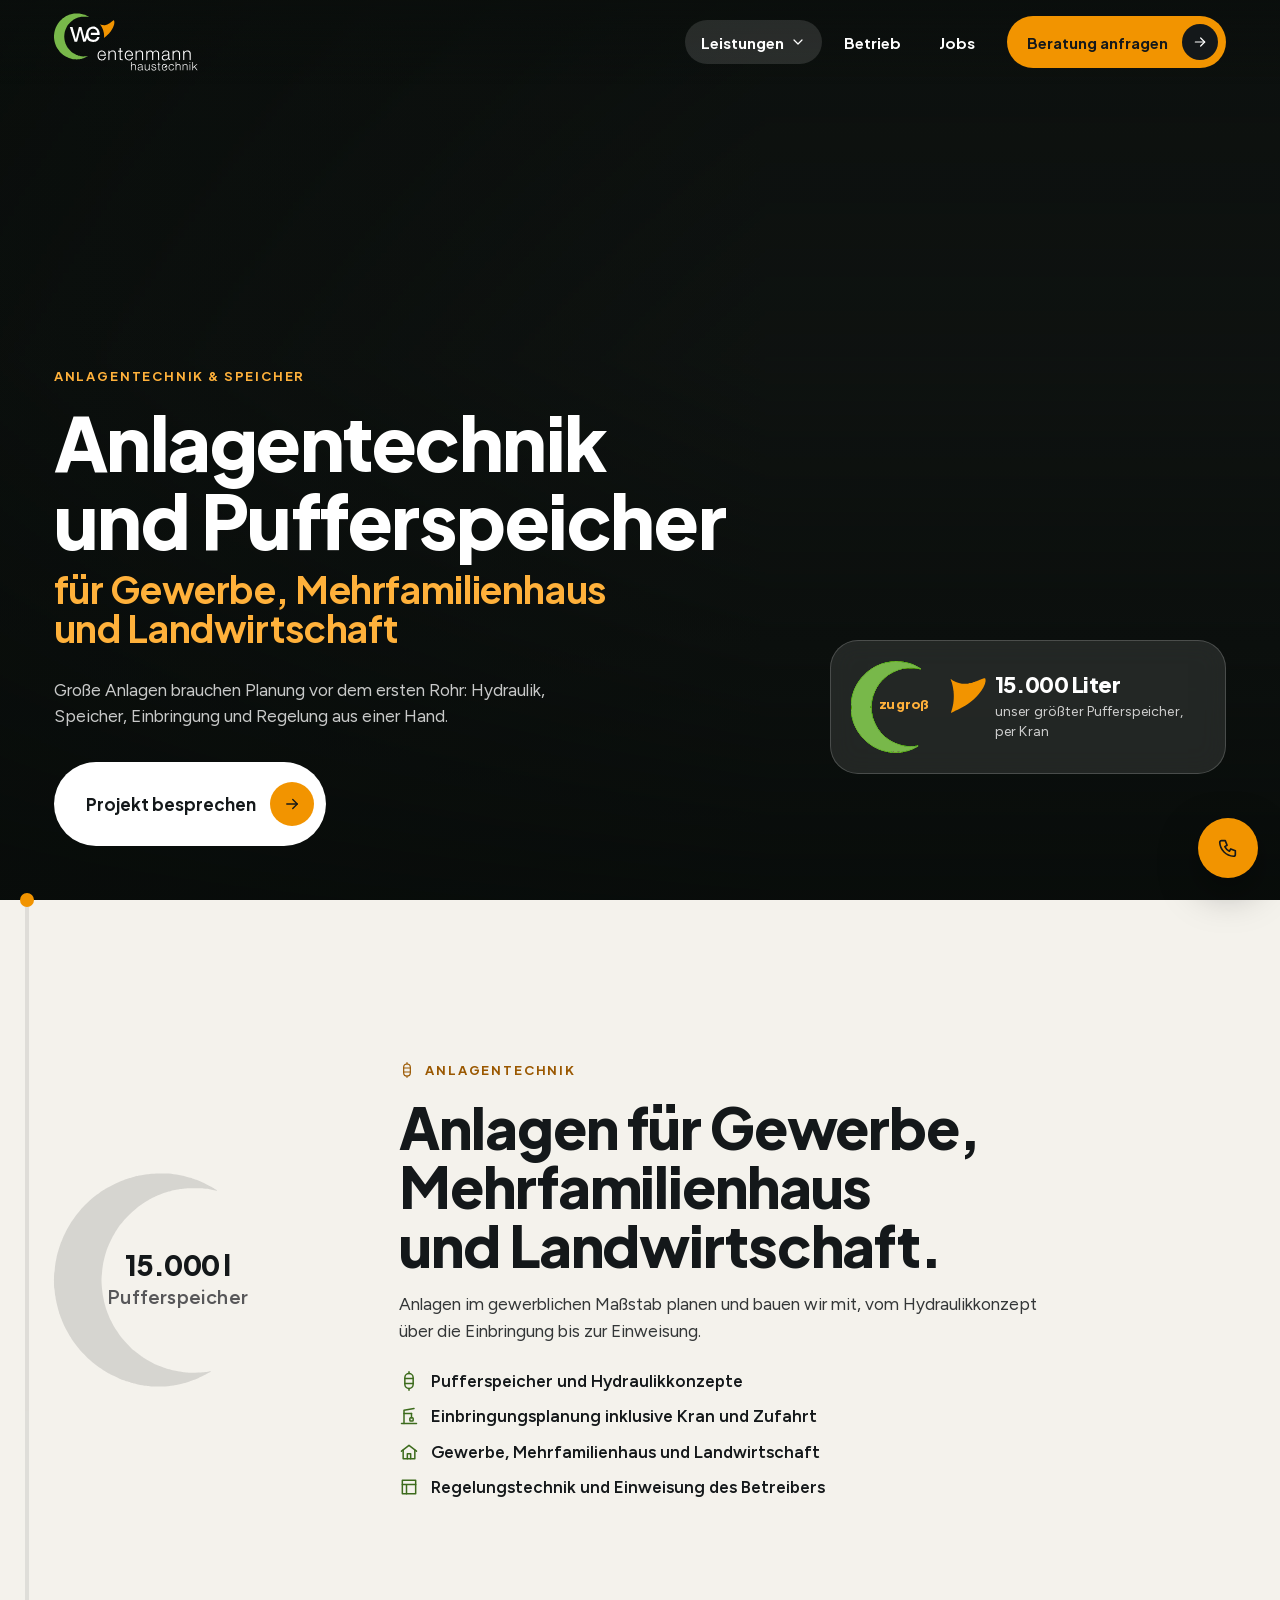
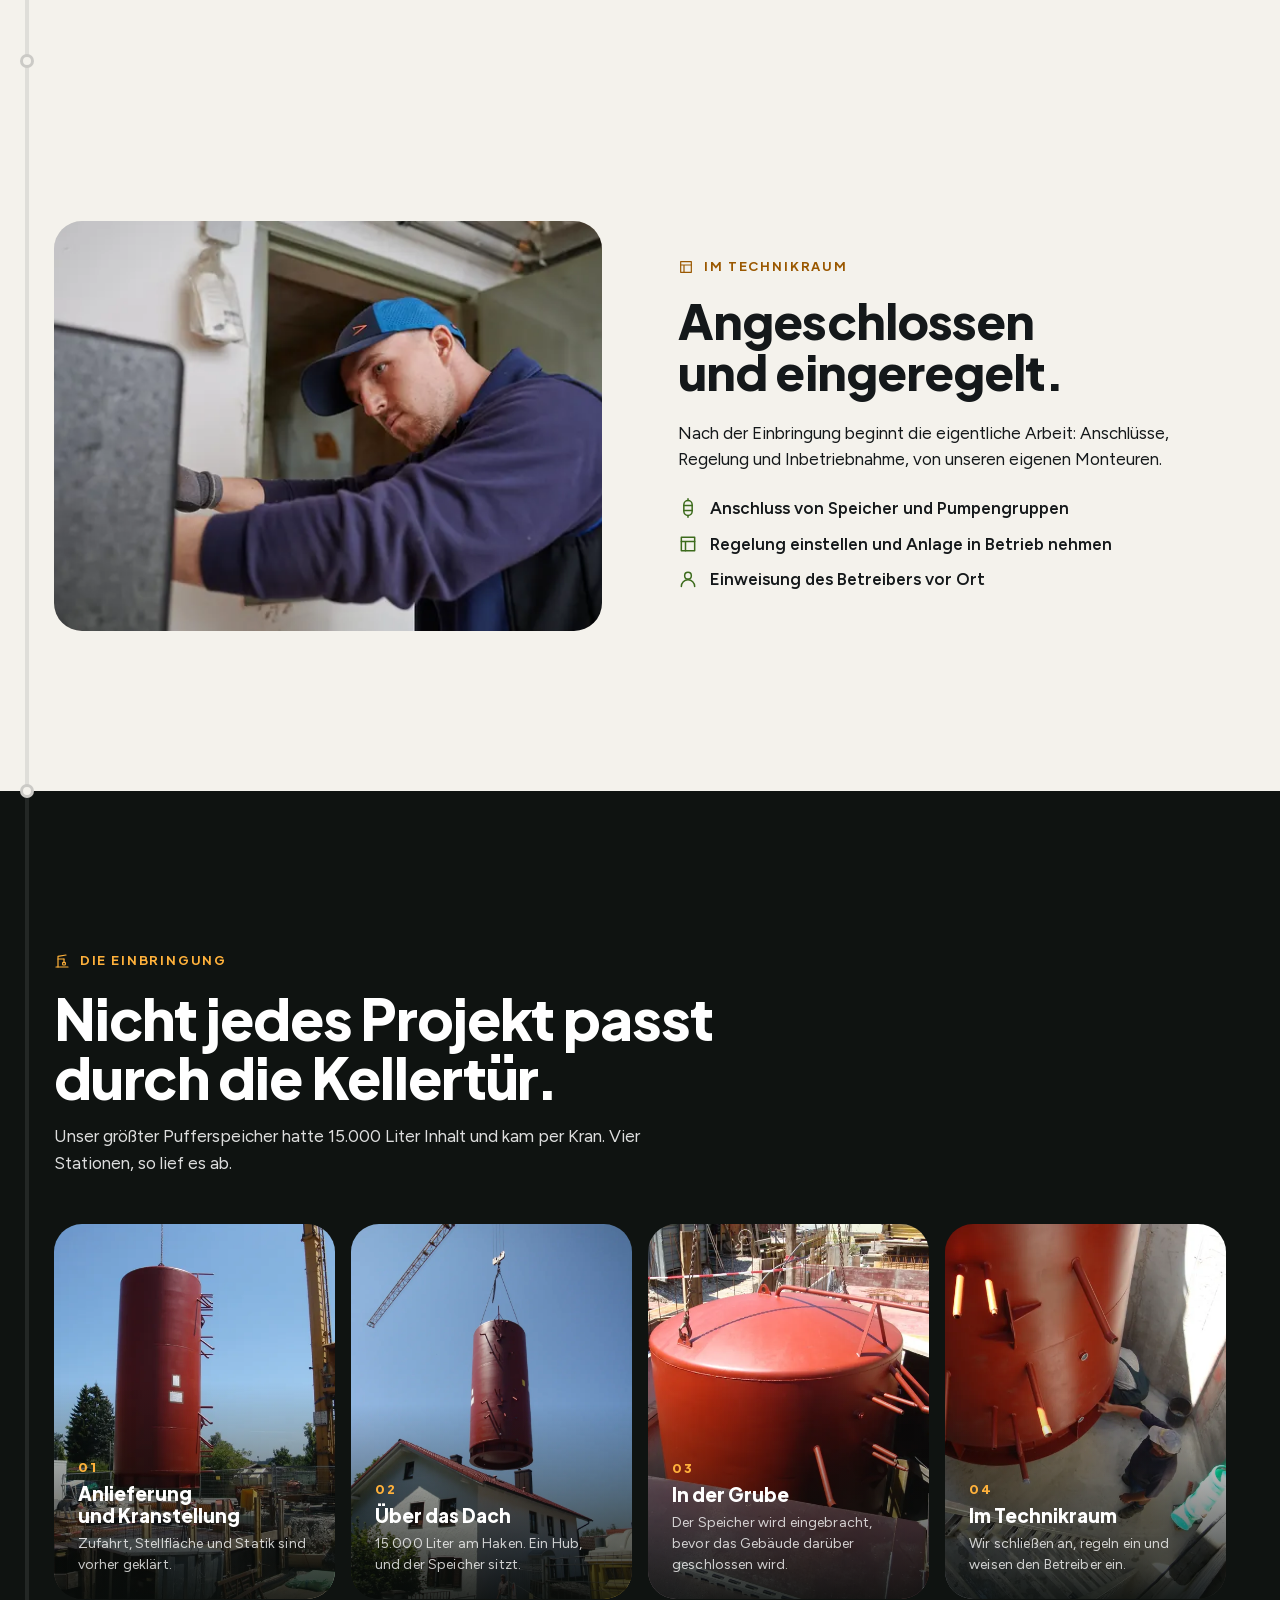
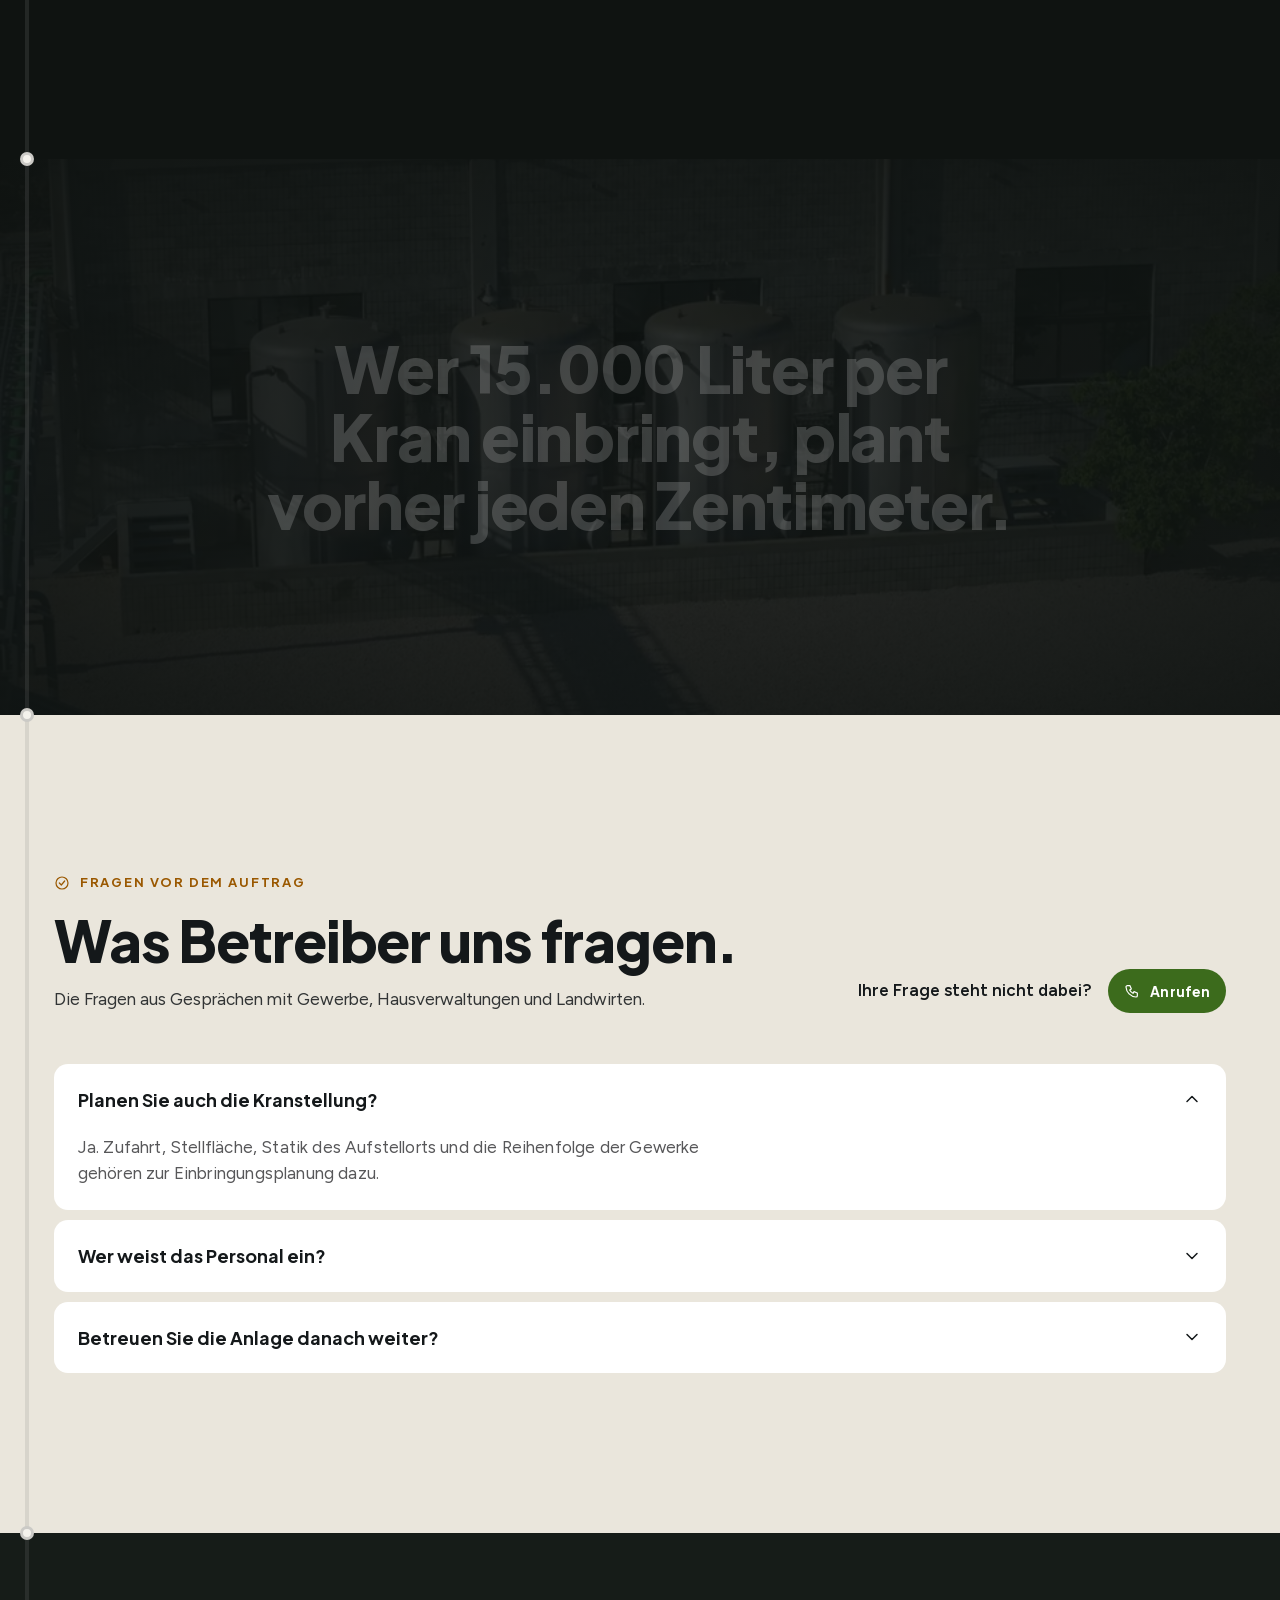
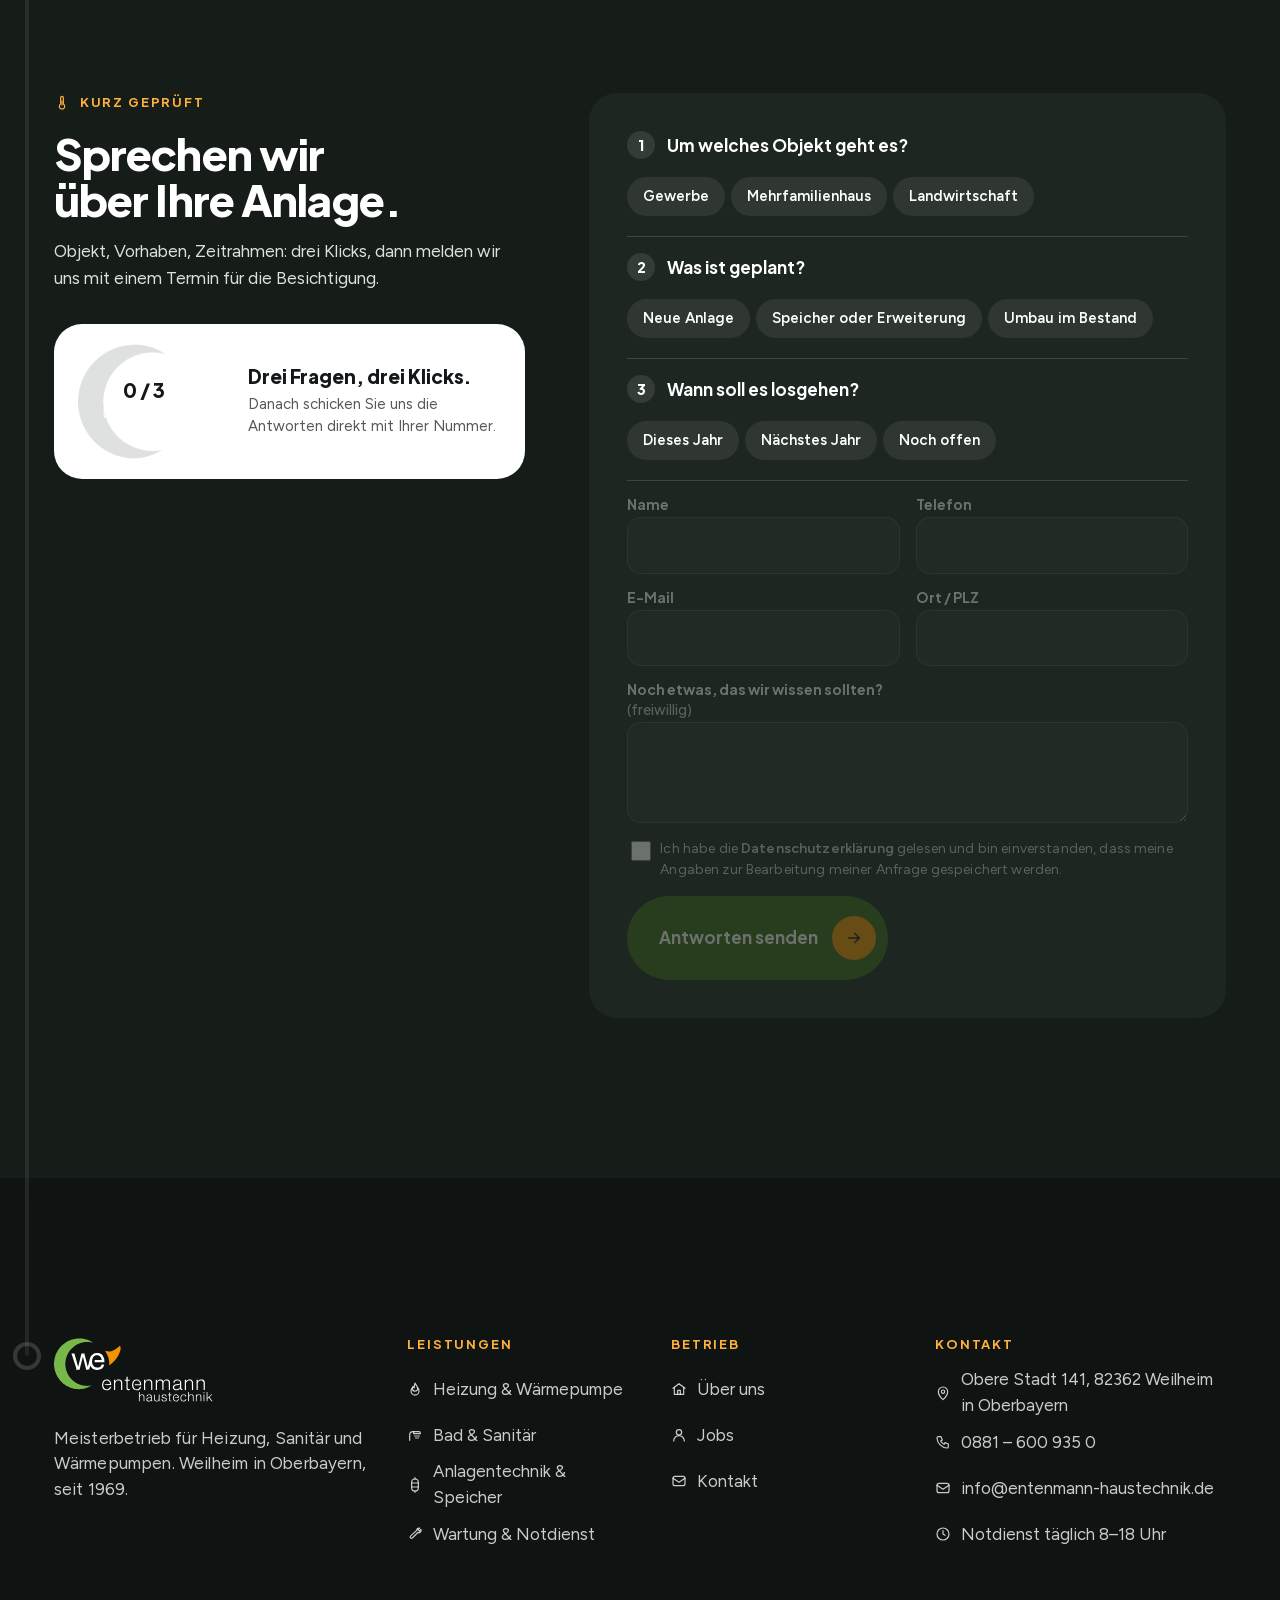
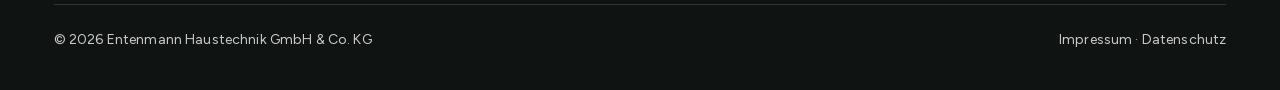
<file: anlagentechnik.html>
<!doctype html>
<html lang="de">
<head>
<meta charset="utf-8">
<meta name="viewport" content="width=device-width, initial-scale=1, viewport-fit=cover">
<title>Anlagentechnik &amp; Pufferspeicher in Weilheim | Entenmann</title>
<meta name="description" content="Große Heizungsanlagen, Pufferspeicher bis 15.000 Liter und Einbringung per Kran für Gewerbe, Mehrfamilienhaus und Landwirtschaft im Oberland.">
<meta name="robots" content="noindex,nofollow">
<link rel="canonical" href="https://entenmann-haustechnik.de/anlagentechnik">
<meta property="og:title" content="Anlagentechnik &amp; Pufferspeicher in Weilheim | Entenmann">
<meta property="og:description" content="Große Heizungsanlagen, Pufferspeicher bis 15.000 Liter und Einbringung per Kran für Gewerbe, Mehrfamilienhaus und Landwirtschaft im Oberland.">
<meta property="og:type" content="website">
<meta property="og:url" content="https://entenmann-haustechnik.de/anlagentechnik">
<meta property="og:image" content="https://entenmann-haustechnik.de/assets/img/og.jpg">
<meta property="og:locale" content="de_DE">
<meta name="theme-color" content="#0F1311">
<link rel="icon" href="assets/img/favicon.svg" type="image/svg+xml">
<link rel="apple-touch-icon" href="assets/img/apple-touch-icon.png">
<link rel="preload" as="image" href="assets/img/betrieb/hero-00797-hoch.webp" type="image/webp" media="(max-width: 860px)" fetchpriority="high">
<link rel="preload" as="image" imagesrcset="assets/img/betrieb/hero-00797-960.webp 960w, assets/img/betrieb/hero-00797-1400.webp 1400w, assets/img/betrieb/hero-00797-1920.webp 1920w" imagesizes="100vw" type="image/webp" media="(min-width: 861px)" fetchpriority="high">
<link rel="preload" href="assets/fonts/jakarta-800-latin.woff2" as="font" type="font/woff2" crossorigin>
<link rel="preload" href="assets/fonts/figtree-400-latin.woff2" as="font" type="font/woff2" crossorigin>
<style>@font-face {
  font-family: 'Plus Jakarta Sans';
  font-style: normal;
  font-weight: 500;
  font-display: swap;
  src: url(assets/fonts/jakarta-500-latin-ext.woff2) format('woff2');
  unicode-range: U+0100-02BA, U+02BD-02C5, U+02C7-02CC, U+02CE-02D7, U+02DD-02FF, U+0304, U+0308, U+0329, U+1D00-1DBF, U+1E00-1E9F, U+1EF2-1EFF, U+2020, U+20A0-20AB, U+20AD-20C4, U+2113, U+2C60-2C7F, U+A720-A7FF;
}
@font-face {
  font-family: 'Plus Jakarta Sans';
  font-style: normal;
  font-weight: 500;
  font-display: swap;
  src: url(assets/fonts/jakarta-500-latin.woff2) format('woff2');
  unicode-range: U+0000-00FF, U+0131, U+0152-0153, U+02BB-02BC, U+02C6, U+02DA, U+02DC, U+0304, U+0308, U+0329, U+2000-206F, U+20AC, U+2122, U+2191, U+2193, U+2212, U+2215, U+FEFF, U+FFFD;
}
@font-face {
  font-family: 'Plus Jakarta Sans';
  font-style: normal;
  font-weight: 700;
  font-display: swap;
  src: url(assets/fonts/jakarta-700-latin-ext.woff2) format('woff2');
  unicode-range: U+0100-02BA, U+02BD-02C5, U+02C7-02CC, U+02CE-02D7, U+02DD-02FF, U+0304, U+0308, U+0329, U+1D00-1DBF, U+1E00-1E9F, U+1EF2-1EFF, U+2020, U+20A0-20AB, U+20AD-20C4, U+2113, U+2C60-2C7F, U+A720-A7FF;
}
@font-face {
  font-family: 'Plus Jakarta Sans';
  font-style: normal;
  font-weight: 700;
  font-display: swap;
  src: url(assets/fonts/jakarta-700-latin.woff2) format('woff2');
  unicode-range: U+0000-00FF, U+0131, U+0152-0153, U+02BB-02BC, U+02C6, U+02DA, U+02DC, U+0304, U+0308, U+0329, U+2000-206F, U+20AC, U+2122, U+2191, U+2193, U+2212, U+2215, U+FEFF, U+FFFD;
}
@font-face {
  font-family: 'Plus Jakarta Sans';
  font-style: normal;
  font-weight: 800;
  font-display: swap;
  src: url(assets/fonts/jakarta-800-latin-ext.woff2) format('woff2');
  unicode-range: U+0100-02BA, U+02BD-02C5, U+02C7-02CC, U+02CE-02D7, U+02DD-02FF, U+0304, U+0308, U+0329, U+1D00-1DBF, U+1E00-1E9F, U+1EF2-1EFF, U+2020, U+20A0-20AB, U+20AD-20C4, U+2113, U+2C60-2C7F, U+A720-A7FF;
}
@font-face {
  font-family: 'Plus Jakarta Sans';
  font-style: normal;
  font-weight: 800;
  font-display: swap;
  src: url(assets/fonts/jakarta-800-latin.woff2) format('woff2');
  unicode-range: U+0000-00FF, U+0131, U+0152-0153, U+02BB-02BC, U+02C6, U+02DA, U+02DC, U+0304, U+0308, U+0329, U+2000-206F, U+20AC, U+2122, U+2191, U+2193, U+2212, U+2215, U+FEFF, U+FFFD;
}@font-face {
  font-family: 'Figtree';
  font-style: normal;
  font-weight: 400;
  font-display: swap;
  src: url(assets/fonts/figtree-400-latin-ext.woff2) format('woff2');
  unicode-range: U+0100-02BA, U+02BD-02C5, U+02C7-02CC, U+02CE-02D7, U+02DD-02FF, U+0304, U+0308, U+0329, U+1D00-1DBF, U+1E00-1E9F, U+1EF2-1EFF, U+2020, U+20A0-20AB, U+20AD-20C4, U+2113, U+2C60-2C7F, U+A720-A7FF;
}
@font-face {
  font-family: 'Figtree';
  font-style: normal;
  font-weight: 400;
  font-display: swap;
  src: url(assets/fonts/figtree-400-latin.woff2) format('woff2');
  unicode-range: U+0000-00FF, U+0131, U+0152-0153, U+02BB-02BC, U+02C6, U+02DA, U+02DC, U+0304, U+0308, U+0329, U+2000-206F, U+20AC, U+2122, U+2191, U+2193, U+2212, U+2215, U+FEFF, U+FFFD;
}
@font-face {
  font-family: 'Figtree';
  font-style: normal;
  font-weight: 500;
  font-display: swap;
  src: url(assets/fonts/figtree-500-latin-ext.woff2) format('woff2');
  unicode-range: U+0100-02BA, U+02BD-02C5, U+02C7-02CC, U+02CE-02D7, U+02DD-02FF, U+0304, U+0308, U+0329, U+1D00-1DBF, U+1E00-1E9F, U+1EF2-1EFF, U+2020, U+20A0-20AB, U+20AD-20C4, U+2113, U+2C60-2C7F, U+A720-A7FF;
}
@font-face {
  font-family: 'Figtree';
  font-style: normal;
  font-weight: 500;
  font-display: swap;
  src: url(assets/fonts/figtree-500-latin.woff2) format('woff2');
  unicode-range: U+0000-00FF, U+0131, U+0152-0153, U+02BB-02BC, U+02C6, U+02DA, U+02DC, U+0304, U+0308, U+0329, U+2000-206F, U+20AC, U+2122, U+2191, U+2193, U+2212, U+2215, U+FEFF, U+FFFD;
}
@font-face {
  font-family: 'Figtree';
  font-style: normal;
  font-weight: 600;
  font-display: swap;
  src: url(assets/fonts/figtree-600-latin-ext.woff2) format('woff2');
  unicode-range: U+0100-02BA, U+02BD-02C5, U+02C7-02CC, U+02CE-02D7, U+02DD-02FF, U+0304, U+0308, U+0329, U+1D00-1DBF, U+1E00-1E9F, U+1EF2-1EFF, U+2020, U+20A0-20AB, U+20AD-20C4, U+2113, U+2C60-2C7F, U+A720-A7FF;
}
@font-face {
  font-family: 'Figtree';
  font-style: normal;
  font-weight: 600;
  font-display: swap;
  src: url(assets/fonts/figtree-600-latin.woff2) format('woff2');
  unicode-range: U+0000-00FF, U+0131, U+0152-0153, U+02BB-02BC, U+02C6, U+02DA, U+02DC, U+0304, U+0308, U+0329, U+2000-206F, U+20AC, U+2122, U+2191, U+2193, U+2212, U+2215, U+FEFF, U+FFFD;
}</style>
<link rel="stylesheet" href="styles.css?v=8b8a66b7">
<script type="application/ld+json">{"@context": "https://schema.org", "@type": ["Plumber", "HVACBusiness"], "name": "Entenmann Haustechnik GmbH & Co. KG", "url": "https://entenmann-haustechnik.de", "telephone": "+49 881 6009350", "email": "info@entenmann-haustechnik.de", "foundingDate": "1969", "image": "https://entenmann-haustechnik.de/assets/img/og.jpg", "logo": "https://entenmann-haustechnik.de/assets/img/logo.svg", "address": {"@type": "PostalAddress", "streetAddress": "Obere Stadt 141", "postalCode": "82362", "addressLocality": "Weilheim in Oberbayern", "addressRegion": "Bayern", "addressCountry": "DE"}, "geo": {"@type": "GeoCoordinates", "latitude": 47.8376, "longitude": 11.1489}, "areaServed": [{"@type": "City", "name": "Weilheim"}, {"@type": "City", "name": "Penzberg"}, {"@type": "City", "name": "Peiting"}, {"@type": "City", "name": "Murnau"}, {"@type": "City", "name": "Peißenberg"}, {"@type": "City", "name": "Seeshaupt"}, {"@type": "City", "name": "Pähl"}, {"@type": "City", "name": "Polling"}, {"@type": "City", "name": "Huglfing"}, {"@type": "City", "name": "Starnberg"}, {"@type": "City", "name": "Landsberg"}, {"@type": "City", "name": "München"}], "openingHoursSpecification": [{"@type": "OpeningHoursSpecification", "dayOfWeek": ["Monday", "Tuesday", "Wednesday", "Thursday"], "opens": "08:00", "closes": "12:00"}, {"@type": "OpeningHoursSpecification", "dayOfWeek": ["Monday", "Tuesday", "Wednesday", "Thursday"], "opens": "13:00", "closes": "17:00"}, {"@type": "OpeningHoursSpecification", "dayOfWeek": "Friday", "opens": "08:00", "closes": "12:00"}]}</script>
</head>
<body class="" data-seite="anlagentechnik">
<a class="skip" href="#inhalt">Zum Inhalt</a>
<header class="kopf" id="kopf"><div class="wrap">
<a class="marke" href="./" aria-label="Entenmann Haustechnik – zur Startseite"><svg viewBox="0 0 3152 1264" width="139" height="56" role="img" aria-label="Entenmann Haustechnik Logo"><g class="l-gruen" fill="#78B84A" transform="translate(0.000000,1264.000000) scale(0.100000,-0.100000)"><path d="M4900 12574 c-30 -2 -131 -8 -225 -14 -93 -6 -217 -17 -275 -26 -208
-31 -356 -57 -428 -75 -40 -11 -83 -19 -97 -19 -13 0 -48 -9 -77 -19 -29 -11
-71 -23 -93 -27 -22 -4 -52 -13 -67 -20 -15 -8 -37 -14 -48 -14 -12 0 -36 -6
-53 -14 -18 -8 -48 -19 -67 -24 -98 -28 -286 -100 -372 -143 -20 -11 -42 -19
-48 -19 -32 0 -451 -212 -555 -280 -16 -11 -44 -27 -61 -34 -17 -8 -36 -22
-44 -30 -7 -9 -17 -16 -23 -16 -11 0 -129 -78 -242 -160 -38 -27 -81 -58 -95
-67 -38 -26 -169 -132 -221 -177 -25 -23 -67 -59 -95 -81 -79 -64 -424 -413
-494 -500 -35 -44 -84 -102 -108 -130 -25 -27 -55 -66 -69 -85 -13 -19 -50
-73 -83 -120 -115 -163 -135 -192 -177 -258 -112 -181 -216 -371 -301 -552
-73 -157 -82 -177 -82 -189 0 -6 -9 -28 -20 -48 -11 -21 -20 -44 -20 -51 0 -8
-7 -26 -15 -40 -17 -31 -41 -96 -60 -164 -7 -25 -18 -55 -24 -66 -6 -11 -15
-37 -20 -58 -5 -22 -16 -59 -24 -84 -8 -25 -25 -81 -37 -125 -12 -44 -28 -102
-35 -130 -8 -27 -17 -68 -20 -90 -3 -22 -15 -80 -25 -130 -33 -155 -51 -282
-62 -439 -7 -101 -15 -156 -24 -167 -16 -18 -21 -708 -5 -724 11 -13 19 -69
31 -220 5 -66 13 -131 18 -146 6 -14 13 -56 17 -94 3 -39 15 -106 25 -150 10
-44 23 -102 28 -130 6 -27 16 -70 22 -95 41 -156 53 -200 66 -240 9 -25 20
-67 26 -94 5 -28 16 -59 24 -70 8 -11 14 -29 14 -39 0 -10 9 -35 20 -57 11
-22 20 -47 20 -57 0 -10 9 -35 20 -56 11 -20 20 -42 20 -48 0 -7 9 -33 21 -58
12 -25 29 -64 39 -86 86 -192 158 -337 240 -479 25 -43 58 -102 73 -130 16
-28 37 -60 48 -72 10 -11 19 -23 19 -27 0 -29 255 -375 416 -567 73 -86 405
-426 479 -489 114 -99 192 -162 270 -221 122 -92 179 -133 197 -145 8 -5 62
-41 119 -80 115 -78 131 -87 174 -110 17 -9 48 -27 70 -41 22 -13 56 -31 75
-40 19 -9 37 -19 40 -23 3 -4 68 -37 145 -75 135 -65 174 -84 268 -125 23 -10
58 -26 77 -34 38 -18 98 -40 170 -63 25 -8 59 -21 77 -29 17 -8 38 -15 46 -15
8 0 34 -9 58 -20 24 -11 54 -20 65 -20 12 0 41 -9 65 -20 24 -11 58 -20 74
-20 17 0 42 -6 57 -14 15 -8 42 -17 60 -20 18 -4 71 -15 118 -26 216 -49 342
-69 433 -71 10 0 31 -5 45 -11 27 -11 313 -27 522 -29 177 -3 445 11 550 28
52 8 133 19 179 23 46 5 98 14 116 20 18 6 68 17 111 25 86 15 133 26 234 56
36 11 74 19 85 19 11 0 38 9 60 19 22 10 57 21 79 25 21 4 52 13 70 20 17 8
56 23 86 33 140 51 232 87 340 135 63 28 360 178 418 210 26 14 61 34 77 43
73 39 85 47 85 54 0 20 -35 20 -92 1 -34 -11 -82 -20 -107 -20 -25 0 -107 -9
-181 -19 -150 -21 -686 -28 -770 -10 -25 5 -110 15 -189 24 -79 8 -173 21
-210 29 -36 8 -91 19 -121 25 -102 19 -165 34 -223 52 -31 11 -65 19 -75 19
-16 0 -58 13 -197 61 -27 9 -63 21 -80 27 -75 25 -103 36 -141 53 -23 11 -47
19 -53 19 -7 0 -29 8 -49 19 -20 10 -57 28 -82 39 -182 81 -479 244 -631 347
-24 16 -51 34 -61 40 -37 23 -194 142 -353 268 -158 125 -554 549 -690 740
-46 63 -220 322 -234 347 -7 14 -21 38 -30 53 -49 86 -75 135 -135 257 -36 74
-75 152 -86 172 -11 20 -20 42 -20 49 0 6 -8 30 -19 53 -10 23 -28 64 -38 91
-19 47 -28 71 -54 148 -6 17 -19 55 -29 82 -16 47 -25 79 -51 178 -6 23 -20
69 -30 103 -11 33 -19 71 -19 84 0 12 -9 62 -19 109 -64 281 -114 824 -93
1002 6 52 16 166 23 254 6 88 20 207 30 265 10 58 19 117 19 131 0 15 7 49 15
75 8 27 21 81 29 119 8 39 24 104 35 145 12 41 28 98 36 125 64 224 133 396
275 685 39 80 75 152 80 160 5 8 31 52 57 98 71 123 85 145 121 196 17 26 32
51 32 55 0 5 6 14 14 20 8 7 36 44 62 84 26 40 62 88 79 107 18 19 56 66 85
104 199 260 727 739 961 872 10 6 27 18 36 26 10 8 25 18 33 22 8 3 35 20 60
36 25 16 59 36 75 45 17 8 46 25 65 37 47 29 383 198 394 198 5 0 27 8 50 19
123 56 301 122 391 145 28 7 60 18 72 24 12 7 31 12 42 12 11 0 42 7 68 16 47
16 109 32 223 54 30 6 85 18 121 26 37 8 109 19 160 25 52 5 135 16 184 24 90
14 807 15 895 1 19 -4 86 -13 149 -21 63 -8 128 -19 145 -24 17 -6 56 -13 86
-17 30 -3 84 -15 119 -25 72 -22 135 -25 129 -7 -2 6 -29 25 -59 41 -30 16
-61 35 -69 42 -8 8 -26 19 -40 25 -14 6 -43 22 -65 35 -22 14 -53 32 -70 40
-16 9 -66 36 -110 60 -119 67 -281 144 -415 200 -36 15 -84 35 -108 46 -23 10
-50 19 -60 19 -9 1 -35 9 -57 20 -22 11 -48 19 -58 20 -10 0 -32 7 -50 16 -17
9 -54 23 -82 30 -49 13 -75 19 -205 54 -274 73 -675 136 -915 144 -71 3 -186
7 -255 9 -69 3 -150 3 -180 1z"/></g><g class="l-orange" fill="#F29400" transform="translate(0.000000,1264.000000) scale(0.100000,-0.100000)"><path d="M12980 11054 c-64 -35 -418 -314 -450 -355 -23 -30 -391 -299 -409
-299 -5 0 -14 -7 -21 -15 -6 -8 -41 -28 -76 -45 -35 -18 -66 -35 -69 -39 -4
-7 -57 -34 -240 -122 -22 -10 -46 -19 -52 -19 -7 0 -32 -8 -55 -19 -44 -19
-126 -44 -258 -80 -169 -45 -501 -66 -655 -42 -38 6 -92 14 -120 17 -99 10
-339 71 -398 100 -29 14 -77 19 -77 8 0 -3 32 -48 70 -99 39 -51 70 -97 70
-101 0 -4 8 -17 18 -28 25 -28 142 -220 142 -233 0 -6 6 -15 13 -21 21 -18
227 -438 227 -465 0 -7 9 -25 20 -42 11 -16 20 -38 20 -48 0 -11 7 -33 15 -50
19 -42 42 -107 66 -184 10 -35 28 -93 40 -130 21 -70 28 -97 59 -223 23 -97
38 -168 51 -255 6 -38 17 -108 25 -155 24 -143 36 -378 32 -650 -2 -210 0
-260 10 -260 26 0 640 557 888 804 300 301 441 471 645 781 111 169 122 185
136 215 7 14 22 39 33 55 11 17 27 44 36 60 8 17 35 66 60 110 43 78 65 123
146 295 243 514 344 980 285 1302 -17 88 -65 206 -98 239 -26 26 -74 23 -129
-7z"/></g><g class="l-grau" fill="#575759" transform="translate(0.000000,1264.000000) scale(0.100000,-0.100000)"><path d="M8345 9685 c-60 -8 -132 -20 -160 -28 -27 -9 -66 -20 -85 -26 -74
-21 -136 -45 -150 -56 -8 -7 -26 -16 -40 -20 -14 -4 -30 -11 -36 -16 -6 -5
-37 -23 -70 -40 -120 -64 -270 -192 -368 -313 -84 -105 -146 -192 -146 -205 0
-4 -8 -19 -19 -32 -10 -13 -22 -35 -26 -49 -4 -14 -13 -32 -20 -40 -7 -8 -17
-28 -23 -45 -6 -16 -23 -61 -37 -100 -35 -92 -64 -196 -76 -270 -6 -33 -17
-82 -24 -110 -27 -94 -46 -170 -61 -238 -7 -38 -17 -74 -21 -80 -4 -6 -12 -39
-19 -72 -7 -33 -17 -73 -23 -90 -11 -32 -34 -124 -55 -220 -7 -33 -20 -82 -28
-110 -22 -72 -38 -132 -52 -200 -7 -33 -17 -69 -23 -80 -6 -11 -14 -42 -18
-69 -20 -133 -69 -221 -86 -156 -11 37 -30 117 -44 185 -14 63 -37 150 -60
225 -8 25 -17 65 -21 90 -3 25 -10 53 -15 62 -5 10 -16 48 -23 85 -15 69 -36
152 -61 233 -8 25 -17 65 -21 90 -3 25 -10 53 -15 62 -5 10 -16 48 -24 85 -16
80 -40 171 -59 233 -8 25 -18 65 -22 90 -3 25 -10 52 -15 61 -4 9 -15 47 -23
85 -22 96 -44 181 -60 234 -8 25 -18 65 -22 90 -3 25 -10 53 -15 62 -5 10 -16
48 -24 85 -17 82 -40 172 -60 233 -8 25 -19 68 -24 95 -9 47 -23 106 -40 165
-6 25 -6 25 -294 28 -287 2 -287 2 -293 -25 -3 -16 -12 -48 -19 -73 -16 -53
-41 -151 -59 -235 -7 -33 -18 -76 -24 -95 -14 -43 -40 -153 -58 -243 -8 -37
-18 -75 -23 -85 -5 -9 -12 -39 -16 -67 -4 -27 -13 -64 -21 -82 -7 -18 -16 -54
-20 -80 -3 -26 -13 -63 -20 -81 -7 -18 -16 -57 -20 -85 -4 -29 -12 -66 -20
-84 -7 -18 -16 -54 -20 -80 -3 -26 -12 -62 -20 -80 -7 -18 -16 -54 -20 -80 -3
-26 -12 -62 -20 -80 -7 -18 -16 -54 -20 -80 -3 -26 -13 -63 -20 -81 -7 -18
-16 -57 -20 -85 -4 -29 -12 -66 -20 -84 -7 -18 -16 -54 -20 -80 -3 -26 -12
-62 -20 -80 -7 -18 -16 -54 -20 -80 -3 -26 -12 -62 -20 -80 -7 -18 -16 -54
-20 -80 -3 -26 -13 -64 -20 -83 -7 -19 -18 -62 -23 -96 -11 -73 -40 -139 -61
-139 -10 0 -19 18 -27 55 -20 99 -45 195 -55 220 -6 14 -17 50 -24 80 -7 30
-22 87 -33 125 -11 39 -27 97 -36 130 -18 69 -36 133 -64 225 -10 36 -22 83
-26 105 -4 21 -13 52 -21 67 -8 15 -14 37 -14 50 -1 13 -8 41 -16 63 -8 22
-21 67 -29 100 -8 33 -24 94 -36 135 -11 41 -28 102 -36 135 -8 33 -21 76 -28
95 -8 19 -17 55 -21 80 -3 25 -12 56 -19 70 -7 14 -16 45 -20 70 -4 25 -12 54
-17 64 -6 11 -16 45 -24 75 -20 89 -43 173 -55 206 -6 17 -17 55 -25 85 -25
103 -45 175 -64 238 -11 34 -20 71 -20 81 0 49 -13 51 -306 51 -313 0 -301 4
-267 -83 26 -65 50 -137 67 -202 14 -50 23 -77 56 -170 10 -27 22 -66 25 -85
4 -19 13 -46 20 -60 7 -14 17 -44 21 -65 4 -22 13 -49 20 -60 7 -11 16 -38 20
-60 3 -22 12 -51 19 -65 7 -14 16 -41 19 -60 4 -19 14 -48 21 -65 8 -16 26
-70 40 -120 15 -49 33 -106 40 -125 24 -62 46 -134 55 -176 5 -22 15 -56 23
-75 23 -56 48 -131 58 -179 6 -25 16 -58 24 -75 19 -41 44 -121 56 -175 5 -25
16 -56 24 -70 7 -14 16 -43 20 -65 4 -22 12 -46 18 -53 5 -7 16 -36 23 -65 14
-56 38 -131 59 -187 7 -19 23 -69 35 -110 12 -41 30 -97 40 -125 35 -100 70
-215 70 -229 0 -8 7 -27 14 -43 18 -35 44 -113 57 -173 5 -25 16 -56 24 -70 7
-14 16 -42 20 -63 11 -56 17 -58 312 -55 268 3 268 3 290 48 12 25 24 65 28
90 3 25 12 65 20 90 16 53 40 147 60 242 7 37 18 75 23 85 6 10 13 41 17 68 4
28 12 61 18 75 5 14 15 52 22 85 7 33 18 74 23 90 13 35 37 130 57 228 8 37
19 75 24 85 5 9 12 40 16 67 4 28 13 64 21 82 7 18 16 54 20 80 3 26 12 64 20
83 7 19 15 53 19 75 3 22 12 60 20 85 20 61 43 151 60 233 8 37 19 75 24 85 5
9 12 40 16 67 4 28 13 64 21 82 7 18 16 54 20 80 3 26 13 64 20 83 7 19 18 62
24 94 14 69 45 146 59 146 16 0 23 -18 32 -78 8 -59 29 -144 53 -222 8 -25 18
-65 22 -90 3 -25 10 -53 15 -62 5 -10 16 -48 24 -85 16 -80 40 -171 59 -233 8
-25 18 -65 22 -90 3 -25 10 -53 15 -62 5 -10 16 -48 24 -85 16 -80 40 -171 59
-233 8 -25 18 -65 22 -90 3 -25 10 -53 15 -62 5 -10 16 -48 23 -85 15 -69 36
-152 61 -233 8 -25 17 -65 20 -89 4 -24 13 -58 20 -75 7 -17 16 -53 20 -81 4
-27 13 -61 20 -75 7 -14 16 -47 19 -73 4 -26 13 -62 20 -80 8 -18 17 -54 20
-80 4 -26 13 -62 21 -80 7 -18 16 -56 20 -84 14 -105 8 -103 310 -103 198 0
265 3 273 13 14 16 35 73 67 182 14 50 32 104 40 120 7 17 17 46 20 65 3 19
12 51 20 70 20 52 45 129 60 185 18 69 52 145 65 145 6 0 16 -12 22 -27 69
-168 215 -369 341 -471 80 -64 193 -142 206 -142 5 0 19 -9 33 -19 13 -11 38
-23 54 -27 16 -4 36 -12 44 -19 19 -15 98 -43 171 -60 31 -7 72 -18 91 -24 43
-14 299 -41 398 -41 77 0 378 27 391 36 4 2 40 13 81 24 111 29 218 69 268
101 8 5 24 13 35 18 114 50 334 250 397 361 10 19 30 53 43 75 14 22 29 51 35
65 5 14 14 32 19 41 20 34 71 172 71 190 0 11 6 32 14 47 17 35 26 95 17 111
-8 13 -486 19 -499 7 -3 -4 -17 -42 -32 -86 -15 -44 -29 -82 -32 -85 -3 -3
-20 -35 -38 -71 -59 -116 -216 -260 -323 -296 -18 -6 -41 -17 -52 -24 -11 -6
-38 -15 -60 -19 -22 -3 -60 -13 -85 -22 -147 -50 -599 4 -700 83 -8 6 -26 15
-38 19 -100 30 -344 281 -378 387 -3 13 -13 32 -20 43 -8 11 -14 26 -14 35 0
8 -8 31 -19 50 -10 19 -22 55 -26 80 -4 25 -12 53 -17 63 -5 10 -16 55 -24
100 -9 45 -20 105 -26 132 -13 66 -12 407 1 470 6 28 17 82 24 120 15 75 42
164 62 205 7 14 16 39 19 57 4 17 14 37 22 44 8 6 14 19 14 29 0 9 9 29 20 43
11 14 20 29 20 35 0 51 284 322 337 322 6 0 16 7 23 15 7 8 19 15 28 15 8 0
33 9 56 19 169 79 489 79 662 0 23 -11 44 -19 48 -19 27 0 185 -108 253 -173
72 -69 173 -199 173 -222 0 -5 6 -16 13 -24 7 -9 23 -41 34 -71 52 -133 65
-182 66 -263 l2 -82 -674 -3 c-478 -1 -678 -5 -688 -13 -15 -13 -19 -413 -5
-437 12 -18 1911 -18 1925 0 13 20 -1 382 -19 473 -9 44 -19 105 -24 135 -9
59 -31 134 -61 215 -10 28 -19 56 -19 63 0 17 -60 147 -118 257 -28 53 -106
163 -165 233 -60 72 -271 251 -319 272 -24 11 -46 23 -89 52 -15 9 -40 20 -55
24 -16 4 -38 12 -49 17 -121 65 -491 101 -740 72z"/><path d="M14384 4989 c-3 -6 -6 -135 -5 -287 1 -166 -3 -283 -8 -292 -8 -12
-44 -16 -183 -20 l-173 -5 2 -89 c1 -62 5 -91 15 -97 7 -5 83 -9 169 -9 139 0
158 -2 165 -17 5 -10 12 -362 15 -783 6 -809 8 -848 53 -919 77 -121 219 -155
589 -142 15 1 17 12 17 90 0 126 9 118 -129 113 -193 -7 -259 32 -280 165 -14
92 -16 1429 -1 1467 10 26 10 26 204 26 224 0 206 -10 206 116 0 73 -2 84 -17
85 -10 0 -97 0 -194 -1 -153 -1 -179 1 -193 16 -15 15 -17 46 -15 294 1 153
-2 283 -5 289 -5 7 -48 11 -116 11 -68 0 -111 -4 -116 -11z"/><path d="M10325 4440 c-78 -8 -201 -42 -260 -74 -16 -9 -33 -16 -38 -16 -8 0
-95 -60 -150 -104 -75 -60 -210 -252 -232 -328 -3 -13 -12 -39 -20 -58 -49
-128 -84 -333 -85 -497 0 -100 28 -330 45 -376 8 -20 15 -46 15 -57 0 -21 50
-151 67 -172 6 -7 14 -24 18 -37 10 -32 67 -115 114 -165 45 -48 179 -156 193
-156 6 0 19 -6 27 -13 84 -70 443 -120 621 -87 151 28 208 46 300 94 129 69
268 225 326 366 4 8 14 33 24 55 10 22 21 55 25 73 4 18 13 45 21 61 27 54 14
61 -106 61 -123 0 -134 -5 -145 -69 -4 -22 -13 -45 -20 -51 -8 -6 -17 -25 -20
-41 -4 -16 -11 -31 -16 -34 -4 -3 -16 -21 -24 -39 -52 -109 -240 -241 -380
-266 -262 -48 -455 8 -616 178 -79 84 -160 224 -176 304 -3 18 -10 42 -16 53
-30 58 -46 367 -26 512 31 235 166 475 324 577 85 55 98 62 170 86 244 81 545
-30 689 -254 29 -46 43 -73 93 -181 7 -16 18 -55 24 -85 26 -142 30 -172 24
-178 -4 -4 -235 -9 -513 -12 l-507 -5 2 -89 c1 -62 5 -91 15 -97 26 -17 1224
-11 1238 6 28 33 -15 406 -55 485 -7 14 -16 41 -20 60 -4 19 -14 46 -21 60 -8
14 -18 36 -24 50 -10 26 -13 31 -66 115 -99 157 -287 284 -494 335 -54 13
-256 19 -345 10z"/><path d="M12686 4438 c-43 -5 -90 -15 -105 -22 -14 -7 -39 -16 -56 -20 -16 -4
-37 -13 -45 -21 -8 -7 -26 -16 -40 -20 -59 -18 -218 -168 -234 -222 -7 -23
-39 -39 -57 -28 -7 5 -10 53 -8 144 l3 136 -122 0 -122 0 0 -1009 c0 -801 2
-1011 12 -1018 17 -10 199 -10 216 1 10 6 13 126 12 602 0 356 4 628 10 679
10 78 41 193 61 230 5 8 13 24 18 36 9 21 38 64 81 123 29 38 156 141 175 141
7 0 18 7 25 15 7 8 28 18 49 21 20 4 52 14 71 22 60 25 259 21 345 -8 185 -62
269 -165 316 -385 17 -83 19 -141 19 -776 0 -575 2 -688 14 -698 9 -8 50 -11
117 -9 l104 3 3 740 c1 468 -2 758 -8 790 -5 27 -15 73 -20 100 -32 157 -152
324 -270 374 -14 6 -32 15 -40 20 -85 52 -338 81 -524 59z"/><path d="M16270 4439 c-234 -25 -453 -159 -580 -354 -63 -98 -69 -107 -80
-135 -6 -14 -17 -38 -25 -55 -81 -173 -120 -578 -76 -790 6 -27 15 -72 20
-100 15 -78 61 -206 92 -255 5 -8 13 -25 19 -37 17 -41 82 -128 139 -186 154
-160 362 -237 641 -237 249 0 426 56 580 183 86 71 176 185 195 249 4 13 13
30 20 38 13 17 38 86 62 173 21 76 17 78 -117 75 -105 -3 -105 -3 -114 -33
-11 -36 -44 -114 -57 -135 -5 -8 -15 -28 -22 -45 -32 -69 -195 -221 -259 -240
-12 -4 -32 -13 -43 -20 -89 -55 -396 -52 -503 5 -20 11 -40 20 -44 20 -44 0
-278 241 -278 287 0 5 -7 22 -16 38 -30 56 -62 169 -79 276 -35 220 4 581 72
660 7 8 13 22 13 31 0 8 8 26 18 39 10 13 23 35 29 49 36 83 215 230 332 272
139 49 363 38 461 -23 8 -5 29 -16 45 -23 73 -34 196 -171 263 -294 30 -54 62
-159 68 -220 4 -37 11 -77 15 -89 19 -53 8 -54 -520 -53 -266 1 -487 -2 -491
-7 -4 -4 -4 -48 -1 -98 l6 -90 625 0 625 0 -1 110 c-2 115 -32 312 -58 380 -8
22 -15 50 -16 61 0 12 -6 27 -14 33 -8 7 -18 27 -22 44 -7 34 -14 47 -82 150
-73 111 -224 245 -297 263 -13 3 -29 12 -36 20 -6 7 -27 16 -48 20 -20 4 -48
13 -62 20 -53 26 -257 38 -399 23z"/><path d="M18651 4438 c-47 -5 -94 -16 -105 -24 -11 -8 -30 -14 -41 -14 -11 0
-31 -7 -45 -15 -14 -7 -38 -20 -55 -28 -85 -40 -201 -149 -239 -225 -20 -38
-44 -51 -57 -31 -5 8 -9 75 -7 149 l2 135 -122 0 -122 0 0 -1009 c0 -801 2
-1011 12 -1018 17 -10 199 -10 216 1 10 6 13 124 12 592 0 703 6 771 83 939
47 102 174 238 262 282 200 99 455 98 610 -4 61 -40 155 -153 155 -186 0 -7 6
-23 14 -35 16 -23 33 -105 46 -222 5 -38 9 -358 9 -711 1 -484 4 -643 13 -652
8 -8 48 -12 115 -12 100 0 103 1 109 24 15 60 -2 1499 -18 1551 -9 28 -19 67
-23 89 -3 21 -15 55 -26 75 -10 20 -19 39 -19 43 0 10 -65 105 -94 136 -22 25
-98 77 -151 105 -118 61 -335 87 -534 65z"/><path d="M20971 4438 c-47 -5 -97 -16 -112 -24 -16 -8 -34 -14 -41 -14 -65 0
-264 -160 -332 -268 -53 -84 -69 -53 -65 126 l3 127 -94 5 c-52 3 -103 4 -112
2 -17 -4 -18 -60 -18 -1007 0 -552 3 -1010 6 -1019 9 -24 219 -24 228 0 3 9 6
295 6 638 0 621 0 621 25 726 44 187 87 272 183 363 210 195 552 207 718 23
24 -26 44 -54 44 -60 0 -7 5 -17 12 -24 6 -6 23 -44 37 -84 25 -73 25 -73 31
-833 l5 -760 106 -3 c79 -2 109 1 117 11 8 9 12 208 15 673 4 666 8 742 43
829 81 201 170 296 334 355 84 30 309 34 355 5 11 -6 35 -15 53 -18 54 -11
130 -70 170 -132 88 -135 92 -185 92 -1029 -1 -544 2 -681 12 -688 17 -10 199
-10 216 0 16 10 18 1366 2 1497 -17 144 -23 180 -35 200 -7 11 -15 32 -19 46
-33 146 -214 291 -411 330 -67 14 -319 14 -375 1 -63 -15 -142 -43 -160 -57
-8 -6 -26 -16 -40 -22 -79 -34 -219 -173 -241 -240 -14 -45 -41 -43 -62 5 -30
67 -94 157 -138 193 -50 41 -136 89 -159 89 -9 0 -24 6 -35 14 -11 7 -66 19
-123 25 -114 12 -122 12 -241 -1z"/><path d="M24320 4435 c-107 -13 -211 -40 -265 -69 -16 -9 -33 -16 -38 -16 -12
0 -110 -70 -150 -109 -35 -32 -78 -92 -115 -160 -49 -87 -91 -310 -58 -312 9
0 57 0 106 0 50 0 97 0 105 0 10 1 15 12 15 35 0 45 25 128 58 195 27 53 142
171 167 171 7 0 18 6 24 14 6 7 28 16 49 20 21 3 53 13 72 22 46 23 323 24
390 1 25 -8 59 -18 77 -22 17 -3 37 -13 44 -21 6 -8 18 -14 26 -14 17 0 133
-108 133 -124 0 -6 10 -29 22 -51 19 -35 22 -55 23 -160 0 -120 0 -121 -34
-173 -43 -68 -101 -98 -219 -112 -48 -6 -114 -15 -147 -20 -33 -6 -107 -14
-165 -20 -174 -16 -451 -72 -483 -98 -7 -5 -27 -13 -44 -17 -18 -3 -35 -11
-39 -16 -3 -5 -21 -16 -40 -24 -58 -24 -156 -131 -193 -209 -61 -129 -65 -372
-9 -506 41 -97 138 -213 201 -240 12 -6 29 -14 37 -20 8 -5 26 -14 40 -20 14
-5 32 -14 40 -19 62 -38 355 -64 480 -42 124 21 173 33 194 46 12 7 32 16 45
20 25 8 97 55 162 107 19 16 59 59 87 96 95 124 114 129 119 26 7 -131 71
-215 180 -235 63 -12 240 -6 255 9 5 5 8 49 6 98 -3 89 -3 89 -68 89 -80 0
-114 20 -141 83 -18 41 -19 79 -19 645 0 347 -5 632 -10 672 -53 367 -391 544
-920 480z m688 -1223 c-5 -243 -16 -290 -96 -411 -70 -106 -219 -225 -308
-247 -16 -4 -38 -13 -49 -19 -25 -16 -188 -45 -248 -45 -70 0 -186 27 -247 57
-54 27 -180 143 -180 166 0 7 -10 30 -22 52 -36 65 -32 212 8 284 63 115 191
194 379 235 33 7 80 18 105 24 47 12 216 37 355 53 44 6 103 16 132 24 28 8
61 15 72 15 12 0 31 11 43 25 17 20 25 22 40 14 19 -10 20 -20 16 -227z"/><path d="M26743 4439 c-40 -5 -86 -15 -102 -24 -17 -8 -37 -15 -46 -15 -17 0
-103 -43 -153 -77 -77 -51 -182 -164 -201 -216 -24 -63 -36 -24 -39 124 -1 79
-7 148 -11 152 -11 11 -204 13 -220 3 -12 -8 -17 -1990 -5 -2020 9 -24 219
-24 228 0 3 9 6 296 6 639 0 735 -2 715 99 924 31 64 159 199 216 226 22 11
47 25 55 31 83 59 336 77 465 33 146 -49 251 -158 295 -304 6 -22 16 -56 22
-75 8 -23 13 -282 17 -760 l6 -725 104 -3 c67 -2 108 1 117 9 18 15 21 1326 3
1491 -12 111 -40 211 -85 298 -35 69 -160 195 -202 205 -17 3 -36 13 -42 20
-7 8 -28 17 -49 21 -20 4 -48 13 -62 20 -51 26 -283 39 -416 23z"/><path d="M29073 4439 c-40 -5 -85 -15 -100 -23 -16 -7 -44 -17 -63 -21 -19 -4
-46 -16 -59 -26 -13 -11 -27 -19 -32 -19 -29 0 -173 -126 -214 -188 -72 -109
-79 -102 -80 79 l0 144 -110 6 c-72 3 -113 2 -120 -5 -7 -7 -8 -355 -5 -1021
l5 -1010 106 -3 c80 -2 109 1 117 11 8 10 13 198 15 653 4 759 7 778 122 954
56 85 182 200 220 200 5 0 16 6 24 13 63 54 380 86 443 45 13 -8 37 -18 54
-21 94 -18 212 -144 260 -277 35 -99 37 -135 41 -850 3 -551 6 -716 16 -722
16 -10 198 -10 215 0 20 13 17 1376 -4 1531 -8 63 -21 126 -28 140 -7 14 -16
38 -19 52 -21 88 -152 236 -247 281 -162 75 -349 101 -557 77z"/><path d="M16865 1951 c-13 -22 -6 -1824 7 -1833 20 -12 113 -9 126 4 9 9 12
108 12 382 0 418 9 506 61 612 53 107 143 192 227 214 20 5 57 14 82 20 107
28 254 -21 322 -106 78 -98 80 -118 85 -649 3 -302 8 -464 15 -472 12 -14 105
-18 126 -4 20 12 17 920 -4 1034 -32 178 -111 261 -304 319 -53 16 -298 6
-335 -13 -16 -9 -48 -24 -70 -35 -22 -10 -75 -54 -118 -98 -42 -43 -80 -76
-83 -73 -4 3 -6 157 -5 342 2 246 -1 340 -10 351 -13 16 -124 20 -134 5z"/><path d="M26642 1948 c-19 -19 -17 -1811 2 -1827 9 -7 40 -11 78 -9 l63 3 6
455 c5 455 5 455 30 510 76 168 154 231 339 271 157 34 334 -68 371 -214 25
-99 28 -154 29 -567 0 -239 4 -441 9 -448 5 -9 27 -12 72 -10 l64 3 3 495 c3
485 2 497 -20 575 -12 44 -28 87 -35 96 -7 8 -13 20 -13 26 0 33 -97 111 -174
139 -80 30 -129 36 -254 32 -120 -4 -131 -6 -196 -38 -65 -31 -153 -106 -183
-155 -12 -20 -12 -20 -28 0 -14 17 -16 63 -15 337 1 175 -1 322 -5 328 -9 14
-128 13 -143 -2z"/><path d="M29693 1943 c-5 -10 -6 -65 -3 -123 5 -105 5 -105 72 -108 81 -4 80
-5 76 143 -3 100 -3 100 -70 103 -56 2 -68 0 -75 -15z"/><path d="M30305 1951 c-13 -22 -6 -1824 7 -1833 20 -12 113 -9 126 4 9 9 12
76 12 241 0 136 4 236 10 247 6 11 62 63 126 116 138 114 140 115 210 14 27
-39 67 -95 89 -125 22 -30 58 -79 80 -110 22 -31 60 -81 84 -113 24 -31 62
-84 84 -117 22 -33 60 -84 84 -112 45 -53 45 -53 129 -53 101 0 107 11 47 90
-21 27 -56 74 -78 104 -22 31 -58 81 -80 111 -22 30 -57 78 -78 107 -87 122
-207 286 -241 331 -76 98 -77 95 56 209 53 46 159 137 235 203 76 66 149 128
162 137 39 28 16 38 -85 38 -95 0 -95 0 -162 -59 -268 -235 -349 -306 -437
-383 -55 -47 -120 -105 -145 -127 -25 -23 -54 -41 -67 -41 -23 0 -23 0 -23
553 0 417 -3 556 -12 565 -14 14 -124 16 -133 3z"/><path d="M22882 1838 c-9 -9 -12 -62 -12 -194 0 -137 -3 -184 -13 -192 -7 -6
-58 -13 -113 -14 -99 -3 -99 -3 -99 -58 0 -55 0 -55 99 -58 55 -1 105 -7 112
-13 10 -8 13 -134 16 -532 3 -573 2 -561 65 -619 43 -41 112 -58 240 -58 61 0
114 3 116 8 3 4 6 32 8 62 4 55 4 55 -98 60 -100 5 -104 6 -135 38 -33 32 -33
32 -36 522 -2 332 1 497 8 510 10 18 21 20 129 20 131 0 138 3 138 60 0 57 -7
60 -138 60 -83 0 -120 4 -126 13 -4 6 -10 98 -13 202 -5 190 -5 190 -70 193
-42 2 -70 -2 -78 -10z"/><path d="M24086 1479 c-32 -5 -78 -18 -101 -29 -23 -11 -44 -20 -48 -20 -17 0
-101 -67 -147 -116 -180 -198 -228 -574 -113 -889 33 -92 173 -265 214 -265 7
0 20 -6 28 -13 62 -53 302 -84 441 -57 207 40 329 150 413 374 33 86 28 94
-58 90 -71 -3 -85 -8 -85 -30 0 -58 -101 -196 -187 -254 -108 -74 -335 -78
-436 -8 -78 54 -155 144 -172 200 -4 12 -12 29 -17 36 -38 46 -57 354 -30 477
64 298 353 466 594 346 66 -33 188 -144 188 -172 0 -7 6 -20 13 -28 16 -19 53
-130 60 -182 10 -66 21 -63 -340 -69 -328 -5 -328 -5 -324 -55 1 -27 8 -53 15
-57 6 -4 187 -8 402 -8 348 0 393 2 398 16 9 23 7 142 -3 189 -18 86 -44 171
-62 204 -11 20 -19 39 -19 44 0 18 -93 134 -137 170 -117 97 -290 135 -487
106z"/><path d="M18740 1470 c-59 -14 -134 -42 -150 -55 -8 -7 -25 -16 -36 -19 -27
-8 -114 -100 -114 -119 0 -8 -6 -20 -14 -26 -8 -7 -18 -27 -21 -44 -4 -18 -13
-53 -21 -79 -24 -75 -15 -88 60 -88 74 0 80 5 100 83 50 190 261 276 516 209
127 -33 201 -151 185 -292 -8 -65 -63 -130 -109 -130 -15 0 -35 -4 -44 -9 -10
-5 -74 -14 -142 -20 -69 -6 -154 -18 -190 -26 -36 -7 -84 -16 -107 -20 -83
-11 -213 -77 -255 -129 -69 -86 -72 -98 -72 -246 0 -131 1 -136 29 -185 31
-52 120 -145 139 -145 7 0 30 -9 51 -20 54 -28 196 -41 311 -30 149 14 242 68
352 205 24 29 45 13 62 -49 27 -99 107 -141 227 -120 51 8 60 23 54 81 -6 48
-6 48 -44 45 -33 -3 -43 1 -72 32 -34 36 -34 36 -37 484 -4 505 -4 509 -101
605 -40 40 -59 51 -152 92 -45 20 -341 31 -405 15z m506 -687 c13 -69 -3 -258
-26 -300 -11 -21 -20 -42 -20 -48 0 -43 -169 -179 -250 -201 -25 -7 -61 -18
-80 -23 -166 -51 -374 71 -396 233 -18 127 107 257 272 281 27 4 59 11 71 16
13 5 81 16 153 24 71 9 153 24 182 34 79 28 86 26 94 -16z"/><path d="M21700 1470 c-108 -27 -225 -91 -266 -147 -71 -95 -89 -263 -39 -359
26 -50 98 -124 120 -124 7 0 18 -6 24 -14 7 -8 27 -18 44 -22 18 -3 41 -11 52
-18 22 -12 128 -39 242 -61 252 -49 363 -130 363 -265 0 -100 -87 -202 -197
-229 -21 -6 -56 -15 -78 -20 -63 -16 -147 -13 -215 9 -34 11 -66 20 -71 20
-18 0 -96 60 -125 97 -35 43 -74 125 -74 157 0 41 -16 50 -80 51 -78 1 -87 -8
-72 -78 35 -170 146 -316 258 -343 16 -3 39 -12 50 -20 53 -33 409 -36 448 -5
6 5 30 14 54 21 89 23 179 101 233 200 35 66 35 233 0 300 -25 47 -108 140
-125 140 -5 0 -17 6 -25 13 -26 21 -122 55 -176 63 -27 3 -64 12 -81 19 -17 7
-55 16 -85 20 -205 26 -359 133 -359 249 0 84 86 184 179 208 128 34 145 33
294 -2 73 -18 168 -114 192 -195 24 -80 25 -81 97 -80 63 0 63 0 62 55 -3 149
-92 268 -254 338 -60 26 -315 41 -390 22z"/><path d="M25570 1474 c-171 -34 -346 -179 -413 -344 -62 -150 -89 -430 -53
-537 9 -26 16 -55 16 -65 0 -11 11 -43 24 -71 13 -29 26 -59 30 -67 43 -97
203 -247 284 -266 15 -4 36 -12 48 -19 64 -40 344 -36 422 5 20 11 40 20 44
20 22 0 133 90 167 135 61 81 137 266 124 302 -4 11 -93 21 -127 15 -17 -4
-46 -61 -46 -91 0 -9 -7 -27 -15 -41 -7 -14 -20 -39 -28 -55 -29 -63 -138
-148 -223 -174 -235 -72 -496 99 -554 364 -5 22 -13 58 -19 80 -34 132 11 353
101 490 121 186 355 250 554 154 67 -33 174 -165 174 -214 0 -45 27 -65 89
-65 77 0 86 11 71 86 -7 31 -23 78 -37 105 -27 54 -137 179 -158 179 -7 0 -18
6 -24 14 -7 8 -27 18 -44 21 -18 4 -43 14 -57 23 -25 16 -288 28 -350 16z"/><path d="M28610 1466 c-19 -7 -51 -19 -70 -26 -55 -21 -148 -98 -167 -141 -35
-75 -70 -39 -61 62 7 71 -4 81 -82 77 l-65 -3 -3 -640 c-1 -352 0 -650 3 -663
5 -21 10 -23 73 -20 l67 3 6 440 c7 485 9 502 81 610 47 72 145 151 200 162
18 3 39 10 46 16 22 17 172 12 231 -8 73 -25 150 -100 182 -180 24 -60 24 -60
27 -539 2 -329 6 -484 14 -493 6 -8 34 -13 74 -13 58 0 64 2 69 23 4 13 5 244
3 513 -3 487 -3 489 -27 559 -13 39 -30 77 -38 86 -7 8 -13 21 -13 27 0 21
-105 103 -165 129 -75 31 -323 44 -385 19z"/><path d="M19882 1428 c-9 -9 -12 -128 -12 -476 0 -481 6 -576 41 -641 10 -20
19 -41 19 -48 0 -21 117 -132 147 -139 16 -4 37 -13 48 -20 55 -36 341 -36
398 0 12 8 33 17 45 21 58 17 182 126 182 159 0 7 7 19 15 26 28 23 40 -5 45
-103 5 -92 5 -92 70 -92 l65 0 5 645 c3 355 3 653 1 663 -4 22 -132 25 -150 4
-7 -9 -12 -140 -14 -403 -4 -427 -10 -483 -59 -584 -37 -75 -151 -196 -195
-206 -15 -3 -43 -13 -62 -21 -82 -37 -271 4 -344 74 -98 96 -107 152 -106 705
0 235 -2 432 -6 438 -9 14 -118 13 -133 -2z"/><path d="M29689 1423 c-2 -10 -2 -308 1 -663 l5 -645 61 -3 c43 -2 64 1 72 11
9 11 11 180 10 663 l-3 649 -71 3 c-62 2 -72 0 -75 -15z"/></g></svg></a>
<nav class="nav" id="nav" aria-label="Hauptmenü">
<div class="hat-menu"><button type="button" class="nav-leistungen" aria-expanded="false" aria-controls="drop" aria-current=page>Leistungen <svg class="ico chev" width="16" height="16" viewBox="0 0 24 24" fill="none" stroke="currentColor" stroke-width="1.8" stroke-linecap="round" stroke-linejoin="round" aria-hidden="true" focusable="false"><path d="M6 9l6 6 6-6"/></svg></button>
<div class="drop" id="drop"><a href="heizung-waermepumpe"><span class="d-ico orange"><svg class="ico " width="20" height="20" viewBox="0 0 24 24" fill="none" stroke="currentColor" stroke-width="1.8" stroke-linecap="round" stroke-linejoin="round" aria-hidden="true" focusable="false"><path d="M12 3c1 3 4 4.5 4 8.5A4 4 0 0 1 8 11c0-1.2.4-2.2 1-3 .3 1.2 1 2 2 2.3C10.5 7.5 11.5 5.5 12 3z"/><path d="M12 21a6 6 0 0 1-6-6c0-2 .8-3.4 2-4.6"/><path d="M12 21a6 6 0 0 0 6-6c0-1.6-.5-3-1.4-4.2"/></svg></span><span><b>Heizung & Wärmepumpe</b><small>Neue Heizung, Modernisierung oder Umstieg auf die Wärmepumpe, vorher durchgerechnet.</small></span></a><a href="bad-sanitaer"><span class="d-ico gruen"><svg class="ico " width="20" height="20" viewBox="0 0 24 24" fill="none" stroke="currentColor" stroke-width="1.8" stroke-linecap="round" stroke-linejoin="round" aria-hidden="true" focusable="false"><path d="M4 20v-8a5 5 0 0 1 5-5h1"/><path d="M10 7h8a2 2 0 0 1 2 2v1H10z"/><path d="M12 13v1M15 13v1M18 13v1M13.5 16v1M16.5 16v1"/></svg></span><span><b>Bad & Sanitär</b><small>Vom Gäste-WC bis zum kompletten Bad, mit einem Ansprechpartner über die ganze Bauzeit.</small></span></a><a href="anlagentechnik" aria-current=page><span class="d-ico orange"><svg class="ico " width="20" height="20" viewBox="0 0 24 24" fill="none" stroke="currentColor" stroke-width="1.8" stroke-linecap="round" stroke-linejoin="round" aria-hidden="true" focusable="false"><rect x="7" y="3" width="10" height="18" rx="5"/><path d="M7 9h10M7 15h10"/><path d="M12 3V1M12 23v-2"/></svg></span><span><b>Anlagentechnik & Speicher</b><small>Pufferspeicher bis 15.000 Liter, Einbringung per Kran, Anlagen für Gewerbe und Landwirtschaft.</small></span></a><a href="wartung-notdienst"><span class="d-ico gruen"><svg class="ico " width="20" height="20" viewBox="0 0 24 24" fill="none" stroke="currentColor" stroke-width="1.8" stroke-linecap="round" stroke-linejoin="round" aria-hidden="true" focusable="false"><path d="M14.5 6.5a3.5 3.5 0 0 1 4.4-3.4L16.5 5.5l2 2 2.4-2.4a3.5 3.5 0 0 1-4.6 4.6L8 18a2 2 0 0 1-2.8-2.8z"/></svg></span><span><b>Wartung & Notdienst</b><small>Feste Wartungstermine, und wenn etwas ausfällt: täglich von 8 bis 18 Uhr erreichbar.</small></span></a><a class="drop-alle" href="#leistungen" data-leistungen><svg class="ico " width="16" height="16" viewBox="0 0 24 24" fill="none" stroke="currentColor" stroke-width="1.8" stroke-linecap="round" stroke-linejoin="round" aria-hidden="true" focusable="false"><path d="M5 12h14"/><path d="M13 6l6 6-6 6"/></svg> Alle Leistungen</a></div></div>
<a href="ueber-uns">Betrieb</a><a href="jobs">Jobs</a>
<a class="nav-tel" href="tel:+498816009350"><svg class="ico " width="18" height="18" viewBox="0 0 24 24" fill="none" stroke="currentColor" stroke-width="1.8" stroke-linecap="round" stroke-linejoin="round" aria-hidden="true" focusable="false"><path d="M5 4h4l2 5-2.5 1.5a11 11 0 0 0 5 5L15 13l5 2v4a2 2 0 0 1-2 2A16 16 0 0 1 3 6a2 2 0 0 1 2-2z"/></svg> 0881 – 600 935 0</a>
<a class="knopf nav-knopf mit-pfeil" href="kontakt">Beratung anfragen<span class="k-pfeil"><svg class="ico " width="16" height="16" viewBox="0 0 24 24" fill="none" stroke="currentColor" stroke-width="1.8" stroke-linecap="round" stroke-linejoin="round" aria-hidden="true" focusable="false"><path d="M5 12h14"/><path d="M13 6l6 6-6 6"/></svg></span></a>
</nav>
<button type="button" class="burger" id="burger" aria-expanded="false" aria-controls="nav" aria-label="Menü öffnen"><svg class="ico b-auf" width="24" height="24" viewBox="0 0 24 24" fill="none" stroke="currentColor" stroke-width="1.8" stroke-linecap="round" stroke-linejoin="round" aria-hidden="true" focusable="false"><path d="M4 7h16M4 12h16M4 17h16"/></svg><svg class="ico b-zu" width="24" height="24" viewBox="0 0 24 24" fill="none" stroke="currentColor" stroke-width="1.8" stroke-linecap="round" stroke-linejoin="round" aria-hidden="true" focusable="false"><path d="M6 6l12 12M18 6L6 18"/></svg></button>
</div></header><section class="hero " id="inhalt" data-hero-foto="00797" style="--hero-pos:100% 0%;--hero-ursprung:80% 25%">
<div class="hero-medium"><picture><source media="(max-width: 860px)" srcset="assets/img/betrieb/hero-00797-hoch.webp" type="image/webp"><img class="hero-poster" srcset="assets/img/betrieb/hero-00797-960.webp 960w, assets/img/betrieb/hero-00797-1400.webp 1400w, assets/img/betrieb/hero-00797-1920.webp 1920w" sizes="100vw" src="assets/img/betrieb/hero-00797-1920.webp" width="1920" height="1080" alt="" fetchpriority="high" decoding="async"></picture></div>
<div class="hero-in">
<div><p class="kicker">Anlagentechnik & Speicher</p>
<h1>Anlagentechnik und&nbsp;Pufferspeicher<span class="h1-ort">für Gewerbe, Mehrfamilienhaus und Landwirtschaft</span></h1>
<p class="hero-satz">Große Anlagen brauchen Planung vor dem ersten Rohr: Hydraulik, Speicher, Einbringung und Regelung aus einer Hand.</p>
<div class="knoepfe"><a class="knopf gross hell mit-pfeil" href="kontakt?anlass=anlagentechnik">Projekt besprechen<span class="k-pfeil"><svg class="ico " width="18" height="18" viewBox="0 0 24 24" fill="none" stroke="currentColor" stroke-width="1.8" stroke-linecap="round" stroke-linejoin="round" aria-hidden="true" focusable="false"><path d="M5 12h14"/><path d="M13 6l6 6-6 6"/></svg></span></a></div></div>
<div class="hero-seite"><div class="hero-marke"><div class="anzeige " data-ziel="1.0" style="--g0:84px"><svg class="a-lage a-skala" viewBox="0 0 1330 1020" aria-hidden="true" focusable="false"><g class="s-mond" transform="translate(0.000000,1264.000000) scale(0.100000,-0.100000)"><path d="M4900 12574 c-30 -2 -131 -8 -225 -14 -93 -6 -217 -17 -275 -26 -208
-31 -356 -57 -428 -75 -40 -11 -83 -19 -97 -19 -13 0 -48 -9 -77 -19 -29 -11
-71 -23 -93 -27 -22 -4 -52 -13 -67 -20 -15 -8 -37 -14 -48 -14 -12 0 -36 -6
-53 -14 -18 -8 -48 -19 -67 -24 -98 -28 -286 -100 -372 -143 -20 -11 -42 -19
-48 -19 -32 0 -451 -212 -555 -280 -16 -11 -44 -27 -61 -34 -17 -8 -36 -22
-44 -30 -7 -9 -17 -16 -23 -16 -11 0 -129 -78 -242 -160 -38 -27 -81 -58 -95
-67 -38 -26 -169 -132 -221 -177 -25 -23 -67 -59 -95 -81 -79 -64 -424 -413
-494 -500 -35 -44 -84 -102 -108 -130 -25 -27 -55 -66 -69 -85 -13 -19 -50
-73 -83 -120 -115 -163 -135 -192 -177 -258 -112 -181 -216 -371 -301 -552
-73 -157 -82 -177 -82 -189 0 -6 -9 -28 -20 -48 -11 -21 -20 -44 -20 -51 0 -8
-7 -26 -15 -40 -17 -31 -41 -96 -60 -164 -7 -25 -18 -55 -24 -66 -6 -11 -15
-37 -20 -58 -5 -22 -16 -59 -24 -84 -8 -25 -25 -81 -37 -125 -12 -44 -28 -102
-35 -130 -8 -27 -17 -68 -20 -90 -3 -22 -15 -80 -25 -130 -33 -155 -51 -282
-62 -439 -7 -101 -15 -156 -24 -167 -16 -18 -21 -708 -5 -724 11 -13 19 -69
31 -220 5 -66 13 -131 18 -146 6 -14 13 -56 17 -94 3 -39 15 -106 25 -150 10
-44 23 -102 28 -130 6 -27 16 -70 22 -95 41 -156 53 -200 66 -240 9 -25 20
-67 26 -94 5 -28 16 -59 24 -70 8 -11 14 -29 14 -39 0 -10 9 -35 20 -57 11
-22 20 -47 20 -57 0 -10 9 -35 20 -56 11 -20 20 -42 20 -48 0 -7 9 -33 21 -58
12 -25 29 -64 39 -86 86 -192 158 -337 240 -479 25 -43 58 -102 73 -130 16
-28 37 -60 48 -72 10 -11 19 -23 19 -27 0 -29 255 -375 416 -567 73 -86 405
-426 479 -489 114 -99 192 -162 270 -221 122 -92 179 -133 197 -145 8 -5 62
-41 119 -80 115 -78 131 -87 174 -110 17 -9 48 -27 70 -41 22 -13 56 -31 75
-40 19 -9 37 -19 40 -23 3 -4 68 -37 145 -75 135 -65 174 -84 268 -125 23 -10
58 -26 77 -34 38 -18 98 -40 170 -63 25 -8 59 -21 77 -29 17 -8 38 -15 46 -15
8 0 34 -9 58 -20 24 -11 54 -20 65 -20 12 0 41 -9 65 -20 24 -11 58 -20 74
-20 17 0 42 -6 57 -14 15 -8 42 -17 60 -20 18 -4 71 -15 118 -26 216 -49 342
-69 433 -71 10 0 31 -5 45 -11 27 -11 313 -27 522 -29 177 -3 445 11 550 28
52 8 133 19 179 23 46 5 98 14 116 20 18 6 68 17 111 25 86 15 133 26 234 56
36 11 74 19 85 19 11 0 38 9 60 19 22 10 57 21 79 25 21 4 52 13 70 20 17 8
56 23 86 33 140 51 232 87 340 135 63 28 360 178 418 210 26 14 61 34 77 43
73 39 85 47 85 54 0 20 -35 20 -92 1 -34 -11 -82 -20 -107 -20 -25 0 -107 -9
-181 -19 -150 -21 -686 -28 -770 -10 -25 5 -110 15 -189 24 -79 8 -173 21
-210 29 -36 8 -91 19 -121 25 -102 19 -165 34 -223 52 -31 11 -65 19 -75 19
-16 0 -58 13 -197 61 -27 9 -63 21 -80 27 -75 25 -103 36 -141 53 -23 11 -47
19 -53 19 -7 0 -29 8 -49 19 -20 10 -57 28 -82 39 -182 81 -479 244 -631 347
-24 16 -51 34 -61 40 -37 23 -194 142 -353 268 -158 125 -554 549 -690 740
-46 63 -220 322 -234 347 -7 14 -21 38 -30 53 -49 86 -75 135 -135 257 -36 74
-75 152 -86 172 -11 20 -20 42 -20 49 0 6 -8 30 -19 53 -10 23 -28 64 -38 91
-19 47 -28 71 -54 148 -6 17 -19 55 -29 82 -16 47 -25 79 -51 178 -6 23 -20
69 -30 103 -11 33 -19 71 -19 84 0 12 -9 62 -19 109 -64 281 -114 824 -93
1002 6 52 16 166 23 254 6 88 20 207 30 265 10 58 19 117 19 131 0 15 7 49 15
75 8 27 21 81 29 119 8 39 24 104 35 145 12 41 28 98 36 125 64 224 133 396
275 685 39 80 75 152 80 160 5 8 31 52 57 98 71 123 85 145 121 196 17 26 32
51 32 55 0 5 6 14 14 20 8 7 36 44 62 84 26 40 62 88 79 107 18 19 56 66 85
104 199 260 727 739 961 872 10 6 27 18 36 26 10 8 25 18 33 22 8 3 35 20 60
36 25 16 59 36 75 45 17 8 46 25 65 37 47 29 383 198 394 198 5 0 27 8 50 19
123 56 301 122 391 145 28 7 60 18 72 24 12 7 31 12 42 12 11 0 42 7 68 16 47
16 109 32 223 54 30 6 85 18 121 26 37 8 109 19 160 25 52 5 135 16 184 24 90
14 807 15 895 1 19 -4 86 -13 149 -21 63 -8 128 -19 145 -24 17 -6 56 -13 86
-17 30 -3 84 -15 119 -25 72 -22 135 -25 129 -7 -2 6 -29 25 -59 41 -30 16
-61 35 -69 42 -8 8 -26 19 -40 25 -14 6 -43 22 -65 35 -22 14 -53 32 -70 40
-16 9 -66 36 -110 60 -119 67 -281 144 -415 200 -36 15 -84 35 -108 46 -23 10
-50 19 -60 19 -9 1 -35 9 -57 20 -22 11 -48 19 -58 20 -10 0 -32 7 -50 16 -17
9 -54 23 -82 30 -49 13 -75 19 -205 54 -274 73 -675 136 -915 144 -71 3 -186
7 -255 9 -69 3 -150 3 -180 1z"/></g></svg><svg class="a-lage a-fuell" viewBox="0 0 1330 1020" aria-hidden="true" focusable="false"><g class="s-mond" transform="translate(0.000000,1264.000000) scale(0.100000,-0.100000)"><path d="M4900 12574 c-30 -2 -131 -8 -225 -14 -93 -6 -217 -17 -275 -26 -208
-31 -356 -57 -428 -75 -40 -11 -83 -19 -97 -19 -13 0 -48 -9 -77 -19 -29 -11
-71 -23 -93 -27 -22 -4 -52 -13 -67 -20 -15 -8 -37 -14 -48 -14 -12 0 -36 -6
-53 -14 -18 -8 -48 -19 -67 -24 -98 -28 -286 -100 -372 -143 -20 -11 -42 -19
-48 -19 -32 0 -451 -212 -555 -280 -16 -11 -44 -27 -61 -34 -17 -8 -36 -22
-44 -30 -7 -9 -17 -16 -23 -16 -11 0 -129 -78 -242 -160 -38 -27 -81 -58 -95
-67 -38 -26 -169 -132 -221 -177 -25 -23 -67 -59 -95 -81 -79 -64 -424 -413
-494 -500 -35 -44 -84 -102 -108 -130 -25 -27 -55 -66 -69 -85 -13 -19 -50
-73 -83 -120 -115 -163 -135 -192 -177 -258 -112 -181 -216 -371 -301 -552
-73 -157 -82 -177 -82 -189 0 -6 -9 -28 -20 -48 -11 -21 -20 -44 -20 -51 0 -8
-7 -26 -15 -40 -17 -31 -41 -96 -60 -164 -7 -25 -18 -55 -24 -66 -6 -11 -15
-37 -20 -58 -5 -22 -16 -59 -24 -84 -8 -25 -25 -81 -37 -125 -12 -44 -28 -102
-35 -130 -8 -27 -17 -68 -20 -90 -3 -22 -15 -80 -25 -130 -33 -155 -51 -282
-62 -439 -7 -101 -15 -156 -24 -167 -16 -18 -21 -708 -5 -724 11 -13 19 -69
31 -220 5 -66 13 -131 18 -146 6 -14 13 -56 17 -94 3 -39 15 -106 25 -150 10
-44 23 -102 28 -130 6 -27 16 -70 22 -95 41 -156 53 -200 66 -240 9 -25 20
-67 26 -94 5 -28 16 -59 24 -70 8 -11 14 -29 14 -39 0 -10 9 -35 20 -57 11
-22 20 -47 20 -57 0 -10 9 -35 20 -56 11 -20 20 -42 20 -48 0 -7 9 -33 21 -58
12 -25 29 -64 39 -86 86 -192 158 -337 240 -479 25 -43 58 -102 73 -130 16
-28 37 -60 48 -72 10 -11 19 -23 19 -27 0 -29 255 -375 416 -567 73 -86 405
-426 479 -489 114 -99 192 -162 270 -221 122 -92 179 -133 197 -145 8 -5 62
-41 119 -80 115 -78 131 -87 174 -110 17 -9 48 -27 70 -41 22 -13 56 -31 75
-40 19 -9 37 -19 40 -23 3 -4 68 -37 145 -75 135 -65 174 -84 268 -125 23 -10
58 -26 77 -34 38 -18 98 -40 170 -63 25 -8 59 -21 77 -29 17 -8 38 -15 46 -15
8 0 34 -9 58 -20 24 -11 54 -20 65 -20 12 0 41 -9 65 -20 24 -11 58 -20 74
-20 17 0 42 -6 57 -14 15 -8 42 -17 60 -20 18 -4 71 -15 118 -26 216 -49 342
-69 433 -71 10 0 31 -5 45 -11 27 -11 313 -27 522 -29 177 -3 445 11 550 28
52 8 133 19 179 23 46 5 98 14 116 20 18 6 68 17 111 25 86 15 133 26 234 56
36 11 74 19 85 19 11 0 38 9 60 19 22 10 57 21 79 25 21 4 52 13 70 20 17 8
56 23 86 33 140 51 232 87 340 135 63 28 360 178 418 210 26 14 61 34 77 43
73 39 85 47 85 54 0 20 -35 20 -92 1 -34 -11 -82 -20 -107 -20 -25 0 -107 -9
-181 -19 -150 -21 -686 -28 -770 -10 -25 5 -110 15 -189 24 -79 8 -173 21
-210 29 -36 8 -91 19 -121 25 -102 19 -165 34 -223 52 -31 11 -65 19 -75 19
-16 0 -58 13 -197 61 -27 9 -63 21 -80 27 -75 25 -103 36 -141 53 -23 11 -47
19 -53 19 -7 0 -29 8 -49 19 -20 10 -57 28 -82 39 -182 81 -479 244 -631 347
-24 16 -51 34 -61 40 -37 23 -194 142 -353 268 -158 125 -554 549 -690 740
-46 63 -220 322 -234 347 -7 14 -21 38 -30 53 -49 86 -75 135 -135 257 -36 74
-75 152 -86 172 -11 20 -20 42 -20 49 0 6 -8 30 -19 53 -10 23 -28 64 -38 91
-19 47 -28 71 -54 148 -6 17 -19 55 -29 82 -16 47 -25 79 -51 178 -6 23 -20
69 -30 103 -11 33 -19 71 -19 84 0 12 -9 62 -19 109 -64 281 -114 824 -93
1002 6 52 16 166 23 254 6 88 20 207 30 265 10 58 19 117 19 131 0 15 7 49 15
75 8 27 21 81 29 119 8 39 24 104 35 145 12 41 28 98 36 125 64 224 133 396
275 685 39 80 75 152 80 160 5 8 31 52 57 98 71 123 85 145 121 196 17 26 32
51 32 55 0 5 6 14 14 20 8 7 36 44 62 84 26 40 62 88 79 107 18 19 56 66 85
104 199 260 727 739 961 872 10 6 27 18 36 26 10 8 25 18 33 22 8 3 35 20 60
36 25 16 59 36 75 45 17 8 46 25 65 37 47 29 383 198 394 198 5 0 27 8 50 19
123 56 301 122 391 145 28 7 60 18 72 24 12 7 31 12 42 12 11 0 42 7 68 16 47
16 109 32 223 54 30 6 85 18 121 26 37 8 109 19 160 25 52 5 135 16 184 24 90
14 807 15 895 1 19 -4 86 -13 149 -21 63 -8 128 -19 145 -24 17 -6 56 -13 86
-17 30 -3 84 -15 119 -25 72 -22 135 -25 129 -7 -2 6 -29 25 -59 41 -30 16
-61 35 -69 42 -8 8 -26 19 -40 25 -14 6 -43 22 -65 35 -22 14 -53 32 -70 40
-16 9 -66 36 -110 60 -119 67 -281 144 -415 200 -36 15 -84 35 -108 46 -23 10
-50 19 -60 19 -9 1 -35 9 -57 20 -22 11 -48 19 -58 20 -10 0 -32 7 -50 16 -17
9 -54 23 -82 30 -49 13 -75 19 -205 54 -274 73 -675 136 -915 144 -71 3 -186
7 -255 9 -69 3 -150 3 -180 1z"/></g></svg><svg class="a-lage a-schnabel" viewBox="0 0 1330 1020" aria-hidden="true" focusable="false"><g class="s-schnabel" transform="translate(0.000000,1264.000000) scale(0.100000,-0.100000)"><path d="M12980 11054 c-64 -35 -418 -314 -450 -355 -23 -30 -391 -299 -409
-299 -5 0 -14 -7 -21 -15 -6 -8 -41 -28 -76 -45 -35 -18 -66 -35 -69 -39 -4
-7 -57 -34 -240 -122 -22 -10 -46 -19 -52 -19 -7 0 -32 -8 -55 -19 -44 -19
-126 -44 -258 -80 -169 -45 -501 -66 -655 -42 -38 6 -92 14 -120 17 -99 10
-339 71 -398 100 -29 14 -77 19 -77 8 0 -3 32 -48 70 -99 39 -51 70 -97 70
-101 0 -4 8 -17 18 -28 25 -28 142 -220 142 -233 0 -6 6 -15 13 -21 21 -18
227 -438 227 -465 0 -7 9 -25 20 -42 11 -16 20 -38 20 -48 0 -11 7 -33 15 -50
19 -42 42 -107 66 -184 10 -35 28 -93 40 -130 21 -70 28 -97 59 -223 23 -97
38 -168 51 -255 6 -38 17 -108 25 -155 24 -143 36 -378 32 -650 -2 -210 0
-260 10 -260 26 0 640 557 888 804 300 301 441 471 645 781 111 169 122 185
136 215 7 14 22 39 33 55 11 17 27 44 36 60 8 17 35 66 60 110 43 78 65 123
146 295 243 514 344 980 285 1302 -17 88 -65 206 -98 239 -26 26 -74 23 -129
-7z"/></g></svg><div class="a-text"><strong class="a-wert"></strong><span class="a-unter"></span></div></div><span><b>15.000 Liter</b><small>unser größter Pufferspeicher, per Kran</small></span></div></div>
</div>
</section><section class="liter creme"><div class="wrap liter-in">
<div class="li-anzeige"><div class="anzeige li-a" id="liter-dial" data-ziel="1.0" style="--g0:240px"><svg class="a-lage a-skala" viewBox="0 0 1330 1020" aria-hidden="true" focusable="false"><g class="s-mond" transform="translate(0.000000,1264.000000) scale(0.100000,-0.100000)"><path d="M4900 12574 c-30 -2 -131 -8 -225 -14 -93 -6 -217 -17 -275 -26 -208
-31 -356 -57 -428 -75 -40 -11 -83 -19 -97 -19 -13 0 -48 -9 -77 -19 -29 -11
-71 -23 -93 -27 -22 -4 -52 -13 -67 -20 -15 -8 -37 -14 -48 -14 -12 0 -36 -6
-53 -14 -18 -8 -48 -19 -67 -24 -98 -28 -286 -100 -372 -143 -20 -11 -42 -19
-48 -19 -32 0 -451 -212 -555 -280 -16 -11 -44 -27 -61 -34 -17 -8 -36 -22
-44 -30 -7 -9 -17 -16 -23 -16 -11 0 -129 -78 -242 -160 -38 -27 -81 -58 -95
-67 -38 -26 -169 -132 -221 -177 -25 -23 -67 -59 -95 -81 -79 -64 -424 -413
-494 -500 -35 -44 -84 -102 -108 -130 -25 -27 -55 -66 -69 -85 -13 -19 -50
-73 -83 -120 -115 -163 -135 -192 -177 -258 -112 -181 -216 -371 -301 -552
-73 -157 -82 -177 -82 -189 0 -6 -9 -28 -20 -48 -11 -21 -20 -44 -20 -51 0 -8
-7 -26 -15 -40 -17 -31 -41 -96 -60 -164 -7 -25 -18 -55 -24 -66 -6 -11 -15
-37 -20 -58 -5 -22 -16 -59 -24 -84 -8 -25 -25 -81 -37 -125 -12 -44 -28 -102
-35 -130 -8 -27 -17 -68 -20 -90 -3 -22 -15 -80 -25 -130 -33 -155 -51 -282
-62 -439 -7 -101 -15 -156 -24 -167 -16 -18 -21 -708 -5 -724 11 -13 19 -69
31 -220 5 -66 13 -131 18 -146 6 -14 13 -56 17 -94 3 -39 15 -106 25 -150 10
-44 23 -102 28 -130 6 -27 16 -70 22 -95 41 -156 53 -200 66 -240 9 -25 20
-67 26 -94 5 -28 16 -59 24 -70 8 -11 14 -29 14 -39 0 -10 9 -35 20 -57 11
-22 20 -47 20 -57 0 -10 9 -35 20 -56 11 -20 20 -42 20 -48 0 -7 9 -33 21 -58
12 -25 29 -64 39 -86 86 -192 158 -337 240 -479 25 -43 58 -102 73 -130 16
-28 37 -60 48 -72 10 -11 19 -23 19 -27 0 -29 255 -375 416 -567 73 -86 405
-426 479 -489 114 -99 192 -162 270 -221 122 -92 179 -133 197 -145 8 -5 62
-41 119 -80 115 -78 131 -87 174 -110 17 -9 48 -27 70 -41 22 -13 56 -31 75
-40 19 -9 37 -19 40 -23 3 -4 68 -37 145 -75 135 -65 174 -84 268 -125 23 -10
58 -26 77 -34 38 -18 98 -40 170 -63 25 -8 59 -21 77 -29 17 -8 38 -15 46 -15
8 0 34 -9 58 -20 24 -11 54 -20 65 -20 12 0 41 -9 65 -20 24 -11 58 -20 74
-20 17 0 42 -6 57 -14 15 -8 42 -17 60 -20 18 -4 71 -15 118 -26 216 -49 342
-69 433 -71 10 0 31 -5 45 -11 27 -11 313 -27 522 -29 177 -3 445 11 550 28
52 8 133 19 179 23 46 5 98 14 116 20 18 6 68 17 111 25 86 15 133 26 234 56
36 11 74 19 85 19 11 0 38 9 60 19 22 10 57 21 79 25 21 4 52 13 70 20 17 8
56 23 86 33 140 51 232 87 340 135 63 28 360 178 418 210 26 14 61 34 77 43
73 39 85 47 85 54 0 20 -35 20 -92 1 -34 -11 -82 -20 -107 -20 -25 0 -107 -9
-181 -19 -150 -21 -686 -28 -770 -10 -25 5 -110 15 -189 24 -79 8 -173 21
-210 29 -36 8 -91 19 -121 25 -102 19 -165 34 -223 52 -31 11 -65 19 -75 19
-16 0 -58 13 -197 61 -27 9 -63 21 -80 27 -75 25 -103 36 -141 53 -23 11 -47
19 -53 19 -7 0 -29 8 -49 19 -20 10 -57 28 -82 39 -182 81 -479 244 -631 347
-24 16 -51 34 -61 40 -37 23 -194 142 -353 268 -158 125 -554 549 -690 740
-46 63 -220 322 -234 347 -7 14 -21 38 -30 53 -49 86 -75 135 -135 257 -36 74
-75 152 -86 172 -11 20 -20 42 -20 49 0 6 -8 30 -19 53 -10 23 -28 64 -38 91
-19 47 -28 71 -54 148 -6 17 -19 55 -29 82 -16 47 -25 79 -51 178 -6 23 -20
69 -30 103 -11 33 -19 71 -19 84 0 12 -9 62 -19 109 -64 281 -114 824 -93
1002 6 52 16 166 23 254 6 88 20 207 30 265 10 58 19 117 19 131 0 15 7 49 15
75 8 27 21 81 29 119 8 39 24 104 35 145 12 41 28 98 36 125 64 224 133 396
275 685 39 80 75 152 80 160 5 8 31 52 57 98 71 123 85 145 121 196 17 26 32
51 32 55 0 5 6 14 14 20 8 7 36 44 62 84 26 40 62 88 79 107 18 19 56 66 85
104 199 260 727 739 961 872 10 6 27 18 36 26 10 8 25 18 33 22 8 3 35 20 60
36 25 16 59 36 75 45 17 8 46 25 65 37 47 29 383 198 394 198 5 0 27 8 50 19
123 56 301 122 391 145 28 7 60 18 72 24 12 7 31 12 42 12 11 0 42 7 68 16 47
16 109 32 223 54 30 6 85 18 121 26 37 8 109 19 160 25 52 5 135 16 184 24 90
14 807 15 895 1 19 -4 86 -13 149 -21 63 -8 128 -19 145 -24 17 -6 56 -13 86
-17 30 -3 84 -15 119 -25 72 -22 135 -25 129 -7 -2 6 -29 25 -59 41 -30 16
-61 35 -69 42 -8 8 -26 19 -40 25 -14 6 -43 22 -65 35 -22 14 -53 32 -70 40
-16 9 -66 36 -110 60 -119 67 -281 144 -415 200 -36 15 -84 35 -108 46 -23 10
-50 19 -60 19 -9 1 -35 9 -57 20 -22 11 -48 19 -58 20 -10 0 -32 7 -50 16 -17
9 -54 23 -82 30 -49 13 -75 19 -205 54 -274 73 -675 136 -915 144 -71 3 -186
7 -255 9 -69 3 -150 3 -180 1z"/></g></svg><svg class="a-lage a-fuell" viewBox="0 0 1330 1020" aria-hidden="true" focusable="false"><g class="s-mond" transform="translate(0.000000,1264.000000) scale(0.100000,-0.100000)"><path d="M4900 12574 c-30 -2 -131 -8 -225 -14 -93 -6 -217 -17 -275 -26 -208
-31 -356 -57 -428 -75 -40 -11 -83 -19 -97 -19 -13 0 -48 -9 -77 -19 -29 -11
-71 -23 -93 -27 -22 -4 -52 -13 -67 -20 -15 -8 -37 -14 -48 -14 -12 0 -36 -6
-53 -14 -18 -8 -48 -19 -67 -24 -98 -28 -286 -100 -372 -143 -20 -11 -42 -19
-48 -19 -32 0 -451 -212 -555 -280 -16 -11 -44 -27 -61 -34 -17 -8 -36 -22
-44 -30 -7 -9 -17 -16 -23 -16 -11 0 -129 -78 -242 -160 -38 -27 -81 -58 -95
-67 -38 -26 -169 -132 -221 -177 -25 -23 -67 -59 -95 -81 -79 -64 -424 -413
-494 -500 -35 -44 -84 -102 -108 -130 -25 -27 -55 -66 -69 -85 -13 -19 -50
-73 -83 -120 -115 -163 -135 -192 -177 -258 -112 -181 -216 -371 -301 -552
-73 -157 -82 -177 -82 -189 0 -6 -9 -28 -20 -48 -11 -21 -20 -44 -20 -51 0 -8
-7 -26 -15 -40 -17 -31 -41 -96 -60 -164 -7 -25 -18 -55 -24 -66 -6 -11 -15
-37 -20 -58 -5 -22 -16 -59 -24 -84 -8 -25 -25 -81 -37 -125 -12 -44 -28 -102
-35 -130 -8 -27 -17 -68 -20 -90 -3 -22 -15 -80 -25 -130 -33 -155 -51 -282
-62 -439 -7 -101 -15 -156 -24 -167 -16 -18 -21 -708 -5 -724 11 -13 19 -69
31 -220 5 -66 13 -131 18 -146 6 -14 13 -56 17 -94 3 -39 15 -106 25 -150 10
-44 23 -102 28 -130 6 -27 16 -70 22 -95 41 -156 53 -200 66 -240 9 -25 20
-67 26 -94 5 -28 16 -59 24 -70 8 -11 14 -29 14 -39 0 -10 9 -35 20 -57 11
-22 20 -47 20 -57 0 -10 9 -35 20 -56 11 -20 20 -42 20 -48 0 -7 9 -33 21 -58
12 -25 29 -64 39 -86 86 -192 158 -337 240 -479 25 -43 58 -102 73 -130 16
-28 37 -60 48 -72 10 -11 19 -23 19 -27 0 -29 255 -375 416 -567 73 -86 405
-426 479 -489 114 -99 192 -162 270 -221 122 -92 179 -133 197 -145 8 -5 62
-41 119 -80 115 -78 131 -87 174 -110 17 -9 48 -27 70 -41 22 -13 56 -31 75
-40 19 -9 37 -19 40 -23 3 -4 68 -37 145 -75 135 -65 174 -84 268 -125 23 -10
58 -26 77 -34 38 -18 98 -40 170 -63 25 -8 59 -21 77 -29 17 -8 38 -15 46 -15
8 0 34 -9 58 -20 24 -11 54 -20 65 -20 12 0 41 -9 65 -20 24 -11 58 -20 74
-20 17 0 42 -6 57 -14 15 -8 42 -17 60 -20 18 -4 71 -15 118 -26 216 -49 342
-69 433 -71 10 0 31 -5 45 -11 27 -11 313 -27 522 -29 177 -3 445 11 550 28
52 8 133 19 179 23 46 5 98 14 116 20 18 6 68 17 111 25 86 15 133 26 234 56
36 11 74 19 85 19 11 0 38 9 60 19 22 10 57 21 79 25 21 4 52 13 70 20 17 8
56 23 86 33 140 51 232 87 340 135 63 28 360 178 418 210 26 14 61 34 77 43
73 39 85 47 85 54 0 20 -35 20 -92 1 -34 -11 -82 -20 -107 -20 -25 0 -107 -9
-181 -19 -150 -21 -686 -28 -770 -10 -25 5 -110 15 -189 24 -79 8 -173 21
-210 29 -36 8 -91 19 -121 25 -102 19 -165 34 -223 52 -31 11 -65 19 -75 19
-16 0 -58 13 -197 61 -27 9 -63 21 -80 27 -75 25 -103 36 -141 53 -23 11 -47
19 -53 19 -7 0 -29 8 -49 19 -20 10 -57 28 -82 39 -182 81 -479 244 -631 347
-24 16 -51 34 -61 40 -37 23 -194 142 -353 268 -158 125 -554 549 -690 740
-46 63 -220 322 -234 347 -7 14 -21 38 -30 53 -49 86 -75 135 -135 257 -36 74
-75 152 -86 172 -11 20 -20 42 -20 49 0 6 -8 30 -19 53 -10 23 -28 64 -38 91
-19 47 -28 71 -54 148 -6 17 -19 55 -29 82 -16 47 -25 79 -51 178 -6 23 -20
69 -30 103 -11 33 -19 71 -19 84 0 12 -9 62 -19 109 -64 281 -114 824 -93
1002 6 52 16 166 23 254 6 88 20 207 30 265 10 58 19 117 19 131 0 15 7 49 15
75 8 27 21 81 29 119 8 39 24 104 35 145 12 41 28 98 36 125 64 224 133 396
275 685 39 80 75 152 80 160 5 8 31 52 57 98 71 123 85 145 121 196 17 26 32
51 32 55 0 5 6 14 14 20 8 7 36 44 62 84 26 40 62 88 79 107 18 19 56 66 85
104 199 260 727 739 961 872 10 6 27 18 36 26 10 8 25 18 33 22 8 3 35 20 60
36 25 16 59 36 75 45 17 8 46 25 65 37 47 29 383 198 394 198 5 0 27 8 50 19
123 56 301 122 391 145 28 7 60 18 72 24 12 7 31 12 42 12 11 0 42 7 68 16 47
16 109 32 223 54 30 6 85 18 121 26 37 8 109 19 160 25 52 5 135 16 184 24 90
14 807 15 895 1 19 -4 86 -13 149 -21 63 -8 128 -19 145 -24 17 -6 56 -13 86
-17 30 -3 84 -15 119 -25 72 -22 135 -25 129 -7 -2 6 -29 25 -59 41 -30 16
-61 35 -69 42 -8 8 -26 19 -40 25 -14 6 -43 22 -65 35 -22 14 -53 32 -70 40
-16 9 -66 36 -110 60 -119 67 -281 144 -415 200 -36 15 -84 35 -108 46 -23 10
-50 19 -60 19 -9 1 -35 9 -57 20 -22 11 -48 19 -58 20 -10 0 -32 7 -50 16 -17
9 -54 23 -82 30 -49 13 -75 19 -205 54 -274 73 -675 136 -915 144 -71 3 -186
7 -255 9 -69 3 -150 3 -180 1z"/></g></svg><svg class="a-lage a-schnabel" viewBox="0 0 1330 1020" aria-hidden="true" focusable="false"><g class="s-schnabel" transform="translate(0.000000,1264.000000) scale(0.100000,-0.100000)"><path d="M12980 11054 c-64 -35 -418 -314 -450 -355 -23 -30 -391 -299 -409
-299 -5 0 -14 -7 -21 -15 -6 -8 -41 -28 -76 -45 -35 -18 -66 -35 -69 -39 -4
-7 -57 -34 -240 -122 -22 -10 -46 -19 -52 -19 -7 0 -32 -8 -55 -19 -44 -19
-126 -44 -258 -80 -169 -45 -501 -66 -655 -42 -38 6 -92 14 -120 17 -99 10
-339 71 -398 100 -29 14 -77 19 -77 8 0 -3 32 -48 70 -99 39 -51 70 -97 70
-101 0 -4 8 -17 18 -28 25 -28 142 -220 142 -233 0 -6 6 -15 13 -21 21 -18
227 -438 227 -465 0 -7 9 -25 20 -42 11 -16 20 -38 20 -48 0 -11 7 -33 15 -50
19 -42 42 -107 66 -184 10 -35 28 -93 40 -130 21 -70 28 -97 59 -223 23 -97
38 -168 51 -255 6 -38 17 -108 25 -155 24 -143 36 -378 32 -650 -2 -210 0
-260 10 -260 26 0 640 557 888 804 300 301 441 471 645 781 111 169 122 185
136 215 7 14 22 39 33 55 11 17 27 44 36 60 8 17 35 66 60 110 43 78 65 123
146 295 243 514 344 980 285 1302 -17 88 -65 206 -98 239 -26 26 -74 23 -129
-7z"/></g></svg><div class="a-text"><strong class="a-wert">15.000 l</strong><span class="a-unter">Pufferspeicher</span></div></div></div>
<div class="li-text"><p class="kicker"><svg class="ico " width="18" height="18" viewBox="0 0 24 24" fill="none" stroke="currentColor" stroke-width="1.8" stroke-linecap="round" stroke-linejoin="round" aria-hidden="true" focusable="false"><rect x="7" y="3" width="10" height="18" rx="5"/><path d="M7 9h10M7 15h10"/><path d="M12 3V1M12 23v-2"/></svg> Anlagentechnik</p><h2>Anlagen für Gewerbe, Mehrfamilienhaus und&nbsp;Landwirtschaft.</h2>
<p class="satz">Anlagen im gewerblichen Maßstab planen und bauen wir mit, vom Hydraulikkonzept über die Einbringung bis zur Einweisung.</p>
<ul class="icon-liste"><li><svg class="ico " width="20" height="20" viewBox="0 0 24 24" fill="none" stroke="currentColor" stroke-width="1.8" stroke-linecap="round" stroke-linejoin="round" aria-hidden="true" focusable="false"><rect x="7" y="3" width="10" height="18" rx="5"/><path d="M7 9h10M7 15h10"/><path d="M12 3V1M12 23v-2"/></svg><span>Pufferspeicher und Hydraulikkonzepte</span></li><li><svg class="ico " width="20" height="20" viewBox="0 0 24 24" fill="none" stroke="currentColor" stroke-width="1.8" stroke-linecap="round" stroke-linejoin="round" aria-hidden="true" focusable="false"><path d="M3 21h18"/><path d="M6 21V5l12-2"/><path d="M6 9h9"/><path d="M15 9v5"/><rect x="13" y="14" width="4" height="4" rx="1"/></svg><span>Einbringungsplanung inklusive Kran und Zufahrt</span></li><li><svg class="ico " width="20" height="20" viewBox="0 0 24 24" fill="none" stroke="currentColor" stroke-width="1.8" stroke-linecap="round" stroke-linejoin="round" aria-hidden="true" focusable="false"><path d="M3 11l9-7 9 7"/><path d="M5 10v10h14V10"/><path d="M10 20v-6h4v6"/></svg><span>Gewerbe, Mehrfamilienhaus und Landwirtschaft</span></li><li><svg class="ico " width="20" height="20" viewBox="0 0 24 24" fill="none" stroke="currentColor" stroke-width="1.8" stroke-linecap="round" stroke-linejoin="round" aria-hidden="true" focusable="false"><path d="M4 4h16v16H4z"/><path d="M4 9h16M9 9v11"/></svg><span>Regelungstechnik und Einweisung des Betreibers</span></li></ul></div>
</div></section><section class="duo creme "><div class="wrap duo-in">
<div class="duo-bild"><img fetchpriority="low" srcset="assets/opt/img-betrieb-regelung-00819-640.webp 640w, assets/opt/img-betrieb-regelung-00819-960.webp 960w, assets/opt/img-betrieb-regelung-00819-1400.webp 1400w" src="assets/opt/img-betrieb-regelung-00819-1400.webp" width="1600" height="1064" sizes="(max-width: 760px) 100vw, 50vw" decoding="async" alt="Monteur bei der Montage im Technikraum – Entenmann Haustechnik, Landkreis Weilheim"></div>
<div class="duo-text"><p class="kicker"><svg class="ico " width="18" height="18" viewBox="0 0 24 24" fill="none" stroke="currentColor" stroke-width="1.8" stroke-linecap="round" stroke-linejoin="round" aria-hidden="true" focusable="false"><path d="M4 4h16v16H4z"/><path d="M4 9h16M9 9v11"/></svg> Im Technikraum</p><h2>Angeschlossen und&nbsp;eingeregelt.</h2><p>Nach der Einbringung beginnt die eigentliche Arbeit: Anschlüsse, Regelung und Inbetriebnahme, von unseren eigenen Monteuren.</p><ul class="icon-liste"><li><svg class="ico " width="20" height="20" viewBox="0 0 24 24" fill="none" stroke="currentColor" stroke-width="1.8" stroke-linecap="round" stroke-linejoin="round" aria-hidden="true" focusable="false"><rect x="7" y="3" width="10" height="18" rx="5"/><path d="M7 9h10M7 15h10"/><path d="M12 3V1M12 23v-2"/></svg><span>Anschluss von Speicher und Pumpengruppen</span></li><li><svg class="ico " width="20" height="20" viewBox="0 0 24 24" fill="none" stroke="currentColor" stroke-width="1.8" stroke-linecap="round" stroke-linejoin="round" aria-hidden="true" focusable="false"><path d="M4 4h16v16H4z"/><path d="M4 9h16M9 9v11"/></svg><span>Regelung einstellen und Anlage in Betrieb nehmen</span></li><li><svg class="ico " width="20" height="20" viewBox="0 0 24 24" fill="none" stroke="currentColor" stroke-width="1.8" stroke-linecap="round" stroke-linejoin="round" aria-hidden="true" focusable="false"><circle cx="12" cy="8" r="4"/><path d="M4 21a8 8 0 0 1 16 0"/></svg><span>Einweisung des Betreibers vor Ort</span></li></ul></div>
</div></section><section class="einbringung dunkel"><div class="wrap">
<div class="s-kopf"><p class="kicker"><svg class="ico " width="18" height="18" viewBox="0 0 24 24" fill="none" stroke="currentColor" stroke-width="1.8" stroke-linecap="round" stroke-linejoin="round" aria-hidden="true" focusable="false"><path d="M3 21h18"/><path d="M6 21V5l12-2"/><path d="M6 9h9"/><path d="M15 9v5"/><rect x="13" y="14" width="4" height="4" rx="1"/></svg> Die Einbringung</p><h2>Nicht jedes Projekt passt durch die Kellertür.</h2>
<p class="satz">Unser größter Pufferspeicher hatte 15.000 Liter Inhalt und kam per Kran. Vier Stationen, so lief es ab.</p></div>
<div class="eb-reihe"><figure class="eb-bild" style="--n:0"><img fetchpriority="low" srcset="assets/opt/img-leistungen-pufferspeicher-02-640.webp 640w, assets/opt/img-leistungen-pufferspeicher-02-960.webp 960w, assets/opt/img-leistungen-pufferspeicher-02-1400.webp 1400w" sizes="(max-width: 760px) 100vw, 70vw" src="assets/opt/img-leistungen-pufferspeicher-02-1400.webp" width="1600" height="1200" loading="eager" decoding="async" alt="Anlieferung und Kranstellung – Entenmann Haustechnik, Landkreis Weilheim"><figcaption><span class="eb-nr">01</span><b>Anlieferung und&nbsp;Kranstellung</b><p>Zufahrt, Stellfläche und Statik sind vorher geklärt.</p></figcaption></figure><figure class="eb-bild" style="--n:1"><img fetchpriority="low" srcset="assets/opt/img-leistungen-pufferspeicher-01-640.webp 640w, assets/opt/img-leistungen-pufferspeicher-01-960.webp 960w, assets/opt/img-leistungen-pufferspeicher-01-1200.webp 1200w" sizes="(max-width: 760px) 100vw, 70vw" src="assets/opt/img-leistungen-pufferspeicher-01-1200.webp" width="1200" height="1600" decoding="async" alt="Über das Dach – Entenmann Haustechnik, Landkreis Weilheim"><figcaption><span class="eb-nr">02</span><b>Über das&nbsp;Dach</b><p>15.000 Liter am Haken. Ein Hub, und der Speicher sitzt.</p></figcaption></figure><figure class="eb-bild" style="--n:2"><img srcset="assets/opt/img-leistungen-pufferspeicher-04-640.webp 640w, assets/opt/img-leistungen-pufferspeicher-04-960.webp 960w, assets/opt/img-leistungen-pufferspeicher-04-1400.webp 1400w" sizes="(max-width: 760px) 100vw, 70vw" src="assets/opt/img-leistungen-pufferspeicher-04-1400.webp" width="1600" height="1200" loading="lazy" decoding="async" alt="In der Grube – Entenmann Haustechnik, Landkreis Weilheim"><figcaption><span class="eb-nr">03</span><b>In der&nbsp;Grube</b><p>Der Speicher wird eingebracht, bevor das Gebäude darüber geschlossen wird.</p></figcaption></figure><figure class="eb-bild" style="--n:3"><img srcset="assets/opt/img-leistungen-pufferspeicher-03-640.webp 640w, assets/opt/img-leistungen-pufferspeicher-03-960.webp 960w, assets/opt/img-leistungen-pufferspeicher-03-1400.webp 1400w" sizes="(max-width: 760px) 100vw, 70vw" src="assets/opt/img-leistungen-pufferspeicher-03-1400.webp" width="1600" height="1200" loading="lazy" decoding="async" alt="Im Technikraum – Entenmann Haustechnik, Landkreis Weilheim"><figcaption><span class="eb-nr">04</span><b>Im&nbsp;Technikraum</b><p>Wir schließen an, regeln ein und weisen den Betreiber ein.</p></figcaption></figure></div>
</div></section><section class="statement"><div class="st-medium" aria-hidden="true"><img srcset="assets/opt/video-anlagentechnik-poster-640.webp 640w, assets/opt/video-anlagentechnik-poster-960.webp 960w, assets/opt/video-anlagentechnik-poster-1400.webp 1400w" sizes="(max-width: 760px) 100vw, 70vw" src="assets/opt/video-anlagentechnik-poster-1400.webp" width="1400" height="788" loading="lazy" decoding="async" alt=""><video data-kso-lazy preload="none" data-slot="anlagentechnik" muted loop playsinline></video></div><div class="wrap"><h2 class="fuellt" data-fuell>Wer 15.000 Liter per Kran einbringt, plant vorher jeden Zentimeter.</h2></div></section><section class="faq creme2"><div class="wrap faq-in">
<div class="faq-kopf"><p class="kicker"><svg class="ico " width="18" height="18" viewBox="0 0 24 24" fill="none" stroke="currentColor" stroke-width="1.8" stroke-linecap="round" stroke-linejoin="round" aria-hidden="true" focusable="false"><circle cx="12" cy="12" r="9"/><path d="M8 12l3 3 5-6"/></svg> Fragen vor dem Auftrag</p><h2>Was Betreiber uns&nbsp;fragen.</h2><p class="satz">Die Fragen aus Gesprächen mit Gewerbe, Hausverwaltungen und Landwirten.</p>
<div class="faq-ruf"><span>Ihre Frage steht nicht dabei?</span><a class="knopf klein" href="tel:+498816009350"><svg class="ico " width="16" height="16" viewBox="0 0 24 24" fill="none" stroke="currentColor" stroke-width="1.8" stroke-linecap="round" stroke-linejoin="round" aria-hidden="true" focusable="false"><path d="M5 4h4l2 5-2.5 1.5a11 11 0 0 0 5 5L15 13l5 2v4a2 2 0 0 1-2 2A16 16 0 0 1 3 6a2 2 0 0 1 2-2z"/></svg> Anrufen</a></div></div>
<div class="faq-liste"><details class="faq-item" open><summary><span>Planen Sie auch die Kranstellung?</span><svg class="ico f-chev" width="20" height="20" viewBox="0 0 24 24" fill="none" stroke="currentColor" stroke-width="1.8" stroke-linecap="round" stroke-linejoin="round" aria-hidden="true" focusable="false"><path d="M6 9l6 6 6-6"/></svg></summary><div class="faq-a"><p>Ja. Zufahrt, Stellfläche, Statik des Aufstellorts und die Reihenfolge der Gewerke gehören zur Einbringungsplanung dazu.</p></div></details><details class="faq-item"><summary><span>Wer weist das Personal ein?</span><svg class="ico f-chev" width="20" height="20" viewBox="0 0 24 24" fill="none" stroke="currentColor" stroke-width="1.8" stroke-linecap="round" stroke-linejoin="round" aria-hidden="true" focusable="false"><path d="M6 9l6 6 6-6"/></svg></summary><div class="faq-a"><p>Wir. Nach der Inbetriebnahme gehen wir die Anlage mit dem Betreiber durch, bis jeder weiß, wie sie läuft.</p></div></details><details class="faq-item"><summary><span>Betreuen Sie die Anlage danach weiter?</span><svg class="ico f-chev" width="20" height="20" viewBox="0 0 24 24" fill="none" stroke="currentColor" stroke-width="1.8" stroke-linecap="round" stroke-linejoin="round" aria-hidden="true" focusable="false"><path d="M6 9l6 6 6-6"/></svg></summary><div class="faq-a"><p>Ja, mit festen Wartungsterminen. Wir melden uns von selbst, wenn der Termin ansteht.</p></div></details></div>
</div><script type="application/ld+json">{"@context": "https://schema.org", "@type": "FAQPage", "mainEntity": [{"@type": "Question", "name": "Planen Sie auch die Kranstellung?", "acceptedAnswer": {"@type": "Answer", "text": "Ja. Zufahrt, Stellfläche, Statik des Aufstellorts und die Reihenfolge der Gewerke gehören zur Einbringungsplanung dazu."}}, {"@type": "Question", "name": "Wer weist das Personal ein?", "acceptedAnswer": {"@type": "Answer", "text": "Wir. Nach der Inbetriebnahme gehen wir die Anlage mit dem Betreiber durch, bis jeder weiß, wie sie läuft."}}, {"@type": "Question", "name": "Betreuen Sie die Anlage danach weiter?", "acceptedAnswer": {"@type": "Answer", "text": "Ja, mit festen Wartungsterminen. Wir melden uns von selbst, wenn der Termin ansteht."}}]}</script></section><section class="kurzcheck dunkel2" id="kurzcheck"><div class="wrap kurzcheck-in">
<div class="kc-text"><p class="kicker"><svg class="ico " width="18" height="18" viewBox="0 0 24 24" fill="none" stroke="currentColor" stroke-width="1.8" stroke-linecap="round" stroke-linejoin="round" aria-hidden="true" focusable="false"><path d="M10 4a2 2 0 0 1 4 0v9.5a4 4 0 1 1-4 0z"/><path d="M12 9v6"/></svg> Kurz geprüft</p><h2>Sprechen wir über Ihre&nbsp;Anlage.</h2>
<p class="satz">Objekt, Vorhaben, Zeitrahmen: drei Klicks, dann melden wir uns mit einem Termin für die Besichtigung.</p>
<div class="kc-anzeige" aria-live="polite"><div class="anzeige kc-a" data-ziel="0.0" style="--g0:200px"><svg class="a-lage a-skala" viewBox="0 0 1330 1020" aria-hidden="true" focusable="false"><g class="s-mond" transform="translate(0.000000,1264.000000) scale(0.100000,-0.100000)"><path d="M4900 12574 c-30 -2 -131 -8 -225 -14 -93 -6 -217 -17 -275 -26 -208
-31 -356 -57 -428 -75 -40 -11 -83 -19 -97 -19 -13 0 -48 -9 -77 -19 -29 -11
-71 -23 -93 -27 -22 -4 -52 -13 -67 -20 -15 -8 -37 -14 -48 -14 -12 0 -36 -6
-53 -14 -18 -8 -48 -19 -67 -24 -98 -28 -286 -100 -372 -143 -20 -11 -42 -19
-48 -19 -32 0 -451 -212 -555 -280 -16 -11 -44 -27 -61 -34 -17 -8 -36 -22
-44 -30 -7 -9 -17 -16 -23 -16 -11 0 -129 -78 -242 -160 -38 -27 -81 -58 -95
-67 -38 -26 -169 -132 -221 -177 -25 -23 -67 -59 -95 -81 -79 -64 -424 -413
-494 -500 -35 -44 -84 -102 -108 -130 -25 -27 -55 -66 -69 -85 -13 -19 -50
-73 -83 -120 -115 -163 -135 -192 -177 -258 -112 -181 -216 -371 -301 -552
-73 -157 -82 -177 -82 -189 0 -6 -9 -28 -20 -48 -11 -21 -20 -44 -20 -51 0 -8
-7 -26 -15 -40 -17 -31 -41 -96 -60 -164 -7 -25 -18 -55 -24 -66 -6 -11 -15
-37 -20 -58 -5 -22 -16 -59 -24 -84 -8 -25 -25 -81 -37 -125 -12 -44 -28 -102
-35 -130 -8 -27 -17 -68 -20 -90 -3 -22 -15 -80 -25 -130 -33 -155 -51 -282
-62 -439 -7 -101 -15 -156 -24 -167 -16 -18 -21 -708 -5 -724 11 -13 19 -69
31 -220 5 -66 13 -131 18 -146 6 -14 13 -56 17 -94 3 -39 15 -106 25 -150 10
-44 23 -102 28 -130 6 -27 16 -70 22 -95 41 -156 53 -200 66 -240 9 -25 20
-67 26 -94 5 -28 16 -59 24 -70 8 -11 14 -29 14 -39 0 -10 9 -35 20 -57 11
-22 20 -47 20 -57 0 -10 9 -35 20 -56 11 -20 20 -42 20 -48 0 -7 9 -33 21 -58
12 -25 29 -64 39 -86 86 -192 158 -337 240 -479 25 -43 58 -102 73 -130 16
-28 37 -60 48 -72 10 -11 19 -23 19 -27 0 -29 255 -375 416 -567 73 -86 405
-426 479 -489 114 -99 192 -162 270 -221 122 -92 179 -133 197 -145 8 -5 62
-41 119 -80 115 -78 131 -87 174 -110 17 -9 48 -27 70 -41 22 -13 56 -31 75
-40 19 -9 37 -19 40 -23 3 -4 68 -37 145 -75 135 -65 174 -84 268 -125 23 -10
58 -26 77 -34 38 -18 98 -40 170 -63 25 -8 59 -21 77 -29 17 -8 38 -15 46 -15
8 0 34 -9 58 -20 24 -11 54 -20 65 -20 12 0 41 -9 65 -20 24 -11 58 -20 74
-20 17 0 42 -6 57 -14 15 -8 42 -17 60 -20 18 -4 71 -15 118 -26 216 -49 342
-69 433 -71 10 0 31 -5 45 -11 27 -11 313 -27 522 -29 177 -3 445 11 550 28
52 8 133 19 179 23 46 5 98 14 116 20 18 6 68 17 111 25 86 15 133 26 234 56
36 11 74 19 85 19 11 0 38 9 60 19 22 10 57 21 79 25 21 4 52 13 70 20 17 8
56 23 86 33 140 51 232 87 340 135 63 28 360 178 418 210 26 14 61 34 77 43
73 39 85 47 85 54 0 20 -35 20 -92 1 -34 -11 -82 -20 -107 -20 -25 0 -107 -9
-181 -19 -150 -21 -686 -28 -770 -10 -25 5 -110 15 -189 24 -79 8 -173 21
-210 29 -36 8 -91 19 -121 25 -102 19 -165 34 -223 52 -31 11 -65 19 -75 19
-16 0 -58 13 -197 61 -27 9 -63 21 -80 27 -75 25 -103 36 -141 53 -23 11 -47
19 -53 19 -7 0 -29 8 -49 19 -20 10 -57 28 -82 39 -182 81 -479 244 -631 347
-24 16 -51 34 -61 40 -37 23 -194 142 -353 268 -158 125 -554 549 -690 740
-46 63 -220 322 -234 347 -7 14 -21 38 -30 53 -49 86 -75 135 -135 257 -36 74
-75 152 -86 172 -11 20 -20 42 -20 49 0 6 -8 30 -19 53 -10 23 -28 64 -38 91
-19 47 -28 71 -54 148 -6 17 -19 55 -29 82 -16 47 -25 79 -51 178 -6 23 -20
69 -30 103 -11 33 -19 71 -19 84 0 12 -9 62 -19 109 -64 281 -114 824 -93
1002 6 52 16 166 23 254 6 88 20 207 30 265 10 58 19 117 19 131 0 15 7 49 15
75 8 27 21 81 29 119 8 39 24 104 35 145 12 41 28 98 36 125 64 224 133 396
275 685 39 80 75 152 80 160 5 8 31 52 57 98 71 123 85 145 121 196 17 26 32
51 32 55 0 5 6 14 14 20 8 7 36 44 62 84 26 40 62 88 79 107 18 19 56 66 85
104 199 260 727 739 961 872 10 6 27 18 36 26 10 8 25 18 33 22 8 3 35 20 60
36 25 16 59 36 75 45 17 8 46 25 65 37 47 29 383 198 394 198 5 0 27 8 50 19
123 56 301 122 391 145 28 7 60 18 72 24 12 7 31 12 42 12 11 0 42 7 68 16 47
16 109 32 223 54 30 6 85 18 121 26 37 8 109 19 160 25 52 5 135 16 184 24 90
14 807 15 895 1 19 -4 86 -13 149 -21 63 -8 128 -19 145 -24 17 -6 56 -13 86
-17 30 -3 84 -15 119 -25 72 -22 135 -25 129 -7 -2 6 -29 25 -59 41 -30 16
-61 35 -69 42 -8 8 -26 19 -40 25 -14 6 -43 22 -65 35 -22 14 -53 32 -70 40
-16 9 -66 36 -110 60 -119 67 -281 144 -415 200 -36 15 -84 35 -108 46 -23 10
-50 19 -60 19 -9 1 -35 9 -57 20 -22 11 -48 19 -58 20 -10 0 -32 7 -50 16 -17
9 -54 23 -82 30 -49 13 -75 19 -205 54 -274 73 -675 136 -915 144 -71 3 -186
7 -255 9 -69 3 -150 3 -180 1z"/></g></svg><svg class="a-lage a-fuell" viewBox="0 0 1330 1020" aria-hidden="true" focusable="false"><g class="s-mond" transform="translate(0.000000,1264.000000) scale(0.100000,-0.100000)"><path d="M4900 12574 c-30 -2 -131 -8 -225 -14 -93 -6 -217 -17 -275 -26 -208
-31 -356 -57 -428 -75 -40 -11 -83 -19 -97 -19 -13 0 -48 -9 -77 -19 -29 -11
-71 -23 -93 -27 -22 -4 -52 -13 -67 -20 -15 -8 -37 -14 -48 -14 -12 0 -36 -6
-53 -14 -18 -8 -48 -19 -67 -24 -98 -28 -286 -100 -372 -143 -20 -11 -42 -19
-48 -19 -32 0 -451 -212 -555 -280 -16 -11 -44 -27 -61 -34 -17 -8 -36 -22
-44 -30 -7 -9 -17 -16 -23 -16 -11 0 -129 -78 -242 -160 -38 -27 -81 -58 -95
-67 -38 -26 -169 -132 -221 -177 -25 -23 -67 -59 -95 -81 -79 -64 -424 -413
-494 -500 -35 -44 -84 -102 -108 -130 -25 -27 -55 -66 -69 -85 -13 -19 -50
-73 -83 -120 -115 -163 -135 -192 -177 -258 -112 -181 -216 -371 -301 -552
-73 -157 -82 -177 -82 -189 0 -6 -9 -28 -20 -48 -11 -21 -20 -44 -20 -51 0 -8
-7 -26 -15 -40 -17 -31 -41 -96 -60 -164 -7 -25 -18 -55 -24 -66 -6 -11 -15
-37 -20 -58 -5 -22 -16 -59 -24 -84 -8 -25 -25 -81 -37 -125 -12 -44 -28 -102
-35 -130 -8 -27 -17 -68 -20 -90 -3 -22 -15 -80 -25 -130 -33 -155 -51 -282
-62 -439 -7 -101 -15 -156 -24 -167 -16 -18 -21 -708 -5 -724 11 -13 19 -69
31 -220 5 -66 13 -131 18 -146 6 -14 13 -56 17 -94 3 -39 15 -106 25 -150 10
-44 23 -102 28 -130 6 -27 16 -70 22 -95 41 -156 53 -200 66 -240 9 -25 20
-67 26 -94 5 -28 16 -59 24 -70 8 -11 14 -29 14 -39 0 -10 9 -35 20 -57 11
-22 20 -47 20 -57 0 -10 9 -35 20 -56 11 -20 20 -42 20 -48 0 -7 9 -33 21 -58
12 -25 29 -64 39 -86 86 -192 158 -337 240 -479 25 -43 58 -102 73 -130 16
-28 37 -60 48 -72 10 -11 19 -23 19 -27 0 -29 255 -375 416 -567 73 -86 405
-426 479 -489 114 -99 192 -162 270 -221 122 -92 179 -133 197 -145 8 -5 62
-41 119 -80 115 -78 131 -87 174 -110 17 -9 48 -27 70 -41 22 -13 56 -31 75
-40 19 -9 37 -19 40 -23 3 -4 68 -37 145 -75 135 -65 174 -84 268 -125 23 -10
58 -26 77 -34 38 -18 98 -40 170 -63 25 -8 59 -21 77 -29 17 -8 38 -15 46 -15
8 0 34 -9 58 -20 24 -11 54 -20 65 -20 12 0 41 -9 65 -20 24 -11 58 -20 74
-20 17 0 42 -6 57 -14 15 -8 42 -17 60 -20 18 -4 71 -15 118 -26 216 -49 342
-69 433 -71 10 0 31 -5 45 -11 27 -11 313 -27 522 -29 177 -3 445 11 550 28
52 8 133 19 179 23 46 5 98 14 116 20 18 6 68 17 111 25 86 15 133 26 234 56
36 11 74 19 85 19 11 0 38 9 60 19 22 10 57 21 79 25 21 4 52 13 70 20 17 8
56 23 86 33 140 51 232 87 340 135 63 28 360 178 418 210 26 14 61 34 77 43
73 39 85 47 85 54 0 20 -35 20 -92 1 -34 -11 -82 -20 -107 -20 -25 0 -107 -9
-181 -19 -150 -21 -686 -28 -770 -10 -25 5 -110 15 -189 24 -79 8 -173 21
-210 29 -36 8 -91 19 -121 25 -102 19 -165 34 -223 52 -31 11 -65 19 -75 19
-16 0 -58 13 -197 61 -27 9 -63 21 -80 27 -75 25 -103 36 -141 53 -23 11 -47
19 -53 19 -7 0 -29 8 -49 19 -20 10 -57 28 -82 39 -182 81 -479 244 -631 347
-24 16 -51 34 -61 40 -37 23 -194 142 -353 268 -158 125 -554 549 -690 740
-46 63 -220 322 -234 347 -7 14 -21 38 -30 53 -49 86 -75 135 -135 257 -36 74
-75 152 -86 172 -11 20 -20 42 -20 49 0 6 -8 30 -19 53 -10 23 -28 64 -38 91
-19 47 -28 71 -54 148 -6 17 -19 55 -29 82 -16 47 -25 79 -51 178 -6 23 -20
69 -30 103 -11 33 -19 71 -19 84 0 12 -9 62 -19 109 -64 281 -114 824 -93
1002 6 52 16 166 23 254 6 88 20 207 30 265 10 58 19 117 19 131 0 15 7 49 15
75 8 27 21 81 29 119 8 39 24 104 35 145 12 41 28 98 36 125 64 224 133 396
275 685 39 80 75 152 80 160 5 8 31 52 57 98 71 123 85 145 121 196 17 26 32
51 32 55 0 5 6 14 14 20 8 7 36 44 62 84 26 40 62 88 79 107 18 19 56 66 85
104 199 260 727 739 961 872 10 6 27 18 36 26 10 8 25 18 33 22 8 3 35 20 60
36 25 16 59 36 75 45 17 8 46 25 65 37 47 29 383 198 394 198 5 0 27 8 50 19
123 56 301 122 391 145 28 7 60 18 72 24 12 7 31 12 42 12 11 0 42 7 68 16 47
16 109 32 223 54 30 6 85 18 121 26 37 8 109 19 160 25 52 5 135 16 184 24 90
14 807 15 895 1 19 -4 86 -13 149 -21 63 -8 128 -19 145 -24 17 -6 56 -13 86
-17 30 -3 84 -15 119 -25 72 -22 135 -25 129 -7 -2 6 -29 25 -59 41 -30 16
-61 35 -69 42 -8 8 -26 19 -40 25 -14 6 -43 22 -65 35 -22 14 -53 32 -70 40
-16 9 -66 36 -110 60 -119 67 -281 144 -415 200 -36 15 -84 35 -108 46 -23 10
-50 19 -60 19 -9 1 -35 9 -57 20 -22 11 -48 19 -58 20 -10 0 -32 7 -50 16 -17
9 -54 23 -82 30 -49 13 -75 19 -205 54 -274 73 -675 136 -915 144 -71 3 -186
7 -255 9 -69 3 -150 3 -180 1z"/></g></svg><svg class="a-lage a-schnabel" viewBox="0 0 1330 1020" aria-hidden="true" focusable="false"><g class="s-schnabel" transform="translate(0.000000,1264.000000) scale(0.100000,-0.100000)"><path d="M12980 11054 c-64 -35 -418 -314 -450 -355 -23 -30 -391 -299 -409
-299 -5 0 -14 -7 -21 -15 -6 -8 -41 -28 -76 -45 -35 -18 -66 -35 -69 -39 -4
-7 -57 -34 -240 -122 -22 -10 -46 -19 -52 -19 -7 0 -32 -8 -55 -19 -44 -19
-126 -44 -258 -80 -169 -45 -501 -66 -655 -42 -38 6 -92 14 -120 17 -99 10
-339 71 -398 100 -29 14 -77 19 -77 8 0 -3 32 -48 70 -99 39 -51 70 -97 70
-101 0 -4 8 -17 18 -28 25 -28 142 -220 142 -233 0 -6 6 -15 13 -21 21 -18
227 -438 227 -465 0 -7 9 -25 20 -42 11 -16 20 -38 20 -48 0 -11 7 -33 15 -50
19 -42 42 -107 66 -184 10 -35 28 -93 40 -130 21 -70 28 -97 59 -223 23 -97
38 -168 51 -255 6 -38 17 -108 25 -155 24 -143 36 -378 32 -650 -2 -210 0
-260 10 -260 26 0 640 557 888 804 300 301 441 471 645 781 111 169 122 185
136 215 7 14 22 39 33 55 11 17 27 44 36 60 8 17 35 66 60 110 43 78 65 123
146 295 243 514 344 980 285 1302 -17 88 -65 206 -98 239 -26 26 -74 23 -129
-7z"/></g></svg><div class="a-text"><strong class="a-wert">0 / 3</strong><span class="a-unter">beantwortet</span></div></div><div class="kc-satz"><b data-kc-titel>Drei Fragen, drei Klicks.</b><p data-kc-text>Danach schicken Sie uns die Antworten direkt mit Ihrer Nummer.</p></div></div></div>
<form class="kc-form formular" method="post" action="https://formspree.io/f/FORMSPREE-ID" data-formular data-kurzcheck="anlagentechnik" data-mailto="info@entenmann-haustechnik.de" data-betreff="Kurz-Check anlagentechnik über die Website">
<input type="hidden" name="anlass" value="anlagentechnik">
<fieldset style="--n:0"><legend><span class="kc-nr">1</span>Um welches Objekt geht es?</legend><input type="hidden" name="frage1_text" value="Um welches Objekt geht es?"><label><input type="radio" name="frage1" value="Gewerbe" data-p="2" required><span>Gewerbe</span></label><label><input type="radio" name="frage1" value="Mehrfamilienhaus" data-p="2" required><span>Mehrfamilienhaus</span></label><label><input type="radio" name="frage1" value="Landwirtschaft" data-p="2" required><span>Landwirtschaft</span></label></fieldset><fieldset style="--n:1"><legend><span class="kc-nr">2</span>Was ist geplant?</legend><input type="hidden" name="frage2_text" value="Was ist geplant?"><label><input type="radio" name="frage2" value="Neue Anlage" data-p="2" required><span>Neue Anlage</span></label><label><input type="radio" name="frage2" value="Speicher oder Erweiterung" data-p="2" required><span>Speicher oder Erweiterung</span></label><label><input type="radio" name="frage2" value="Umbau im Bestand" data-p="2" required><span>Umbau im Bestand</span></label></fieldset><fieldset style="--n:2"><legend><span class="kc-nr">3</span>Wann soll es losgehen?</legend><input type="hidden" name="frage3_text" value="Wann soll es losgehen?"><label><input type="radio" name="frage3" value="Dieses Jahr" data-p="2" required><span>Dieses Jahr</span></label><label><input type="radio" name="frage3" value="Nächstes Jahr" data-p="2" required><span>Nächstes Jahr</span></label><label><input type="radio" name="frage3" value="Noch offen" data-p="2" required><span>Noch offen</span></label></fieldset>
<div class="kc-kontakt" data-kc-kontakt>

<div class="f-reihe"><label>Name<input type="text" name="name" autocomplete="name" required></label><label>Telefon<input type="tel" name="telefon" autocomplete="tel" required></label></div>
<div class="f-reihe"><label>E-Mail<input type="email" name="email" autocomplete="email"></label><label>Ort / PLZ<input type="text" name="ort" autocomplete="postal-code"></label></div>
<label>Noch etwas, das wir wissen sollten? <span class="f-opt">(freiwillig)</span><textarea name="nachricht" rows="3"></textarea></label>
<label class="f-check"><input type="checkbox" name="datenschutz" required><span>Ich habe die <a href="datenschutz">Datenschutzerklärung</a> gelesen und bin einverstanden, dass meine Angaben zur Bearbeitung meiner Anfrage gespeichert werden.</span></label>
<button type="submit" class="knopf gross mit-pfeil">Antworten senden<span class="k-pfeil"><svg class="ico " width="18" height="18" viewBox="0 0 24 24" fill="none" stroke="currentColor" stroke-width="1.8" stroke-linecap="round" stroke-linejoin="round" aria-hidden="true" focusable="false"><path d="M5 12h14"/><path d="M13 6l6 6-6 6"/></svg></span></button>
<p class="f-hinweis" data-f-hinweis hidden></p></div>
</form></div></section><footer class="fuss"><div class="wrap fuss-in">
<div class="f-marke"><a class="marke-fuss" href="./" aria-label="Entenmann Haustechnik – zur Startseite"><svg viewBox="0 0 3152 1264" width="139" height="56" role="img" aria-label="Entenmann Haustechnik Logo"><g class="l-gruen" fill="#78B84A" transform="translate(0.000000,1264.000000) scale(0.100000,-0.100000)"><path d="M4900 12574 c-30 -2 -131 -8 -225 -14 -93 -6 -217 -17 -275 -26 -208
-31 -356 -57 -428 -75 -40 -11 -83 -19 -97 -19 -13 0 -48 -9 -77 -19 -29 -11
-71 -23 -93 -27 -22 -4 -52 -13 -67 -20 -15 -8 -37 -14 -48 -14 -12 0 -36 -6
-53 -14 -18 -8 -48 -19 -67 -24 -98 -28 -286 -100 -372 -143 -20 -11 -42 -19
-48 -19 -32 0 -451 -212 -555 -280 -16 -11 -44 -27 -61 -34 -17 -8 -36 -22
-44 -30 -7 -9 -17 -16 -23 -16 -11 0 -129 -78 -242 -160 -38 -27 -81 -58 -95
-67 -38 -26 -169 -132 -221 -177 -25 -23 -67 -59 -95 -81 -79 -64 -424 -413
-494 -500 -35 -44 -84 -102 -108 -130 -25 -27 -55 -66 -69 -85 -13 -19 -50
-73 -83 -120 -115 -163 -135 -192 -177 -258 -112 -181 -216 -371 -301 -552
-73 -157 -82 -177 -82 -189 0 -6 -9 -28 -20 -48 -11 -21 -20 -44 -20 -51 0 -8
-7 -26 -15 -40 -17 -31 -41 -96 -60 -164 -7 -25 -18 -55 -24 -66 -6 -11 -15
-37 -20 -58 -5 -22 -16 -59 -24 -84 -8 -25 -25 -81 -37 -125 -12 -44 -28 -102
-35 -130 -8 -27 -17 -68 -20 -90 -3 -22 -15 -80 -25 -130 -33 -155 -51 -282
-62 -439 -7 -101 -15 -156 -24 -167 -16 -18 -21 -708 -5 -724 11 -13 19 -69
31 -220 5 -66 13 -131 18 -146 6 -14 13 -56 17 -94 3 -39 15 -106 25 -150 10
-44 23 -102 28 -130 6 -27 16 -70 22 -95 41 -156 53 -200 66 -240 9 -25 20
-67 26 -94 5 -28 16 -59 24 -70 8 -11 14 -29 14 -39 0 -10 9 -35 20 -57 11
-22 20 -47 20 -57 0 -10 9 -35 20 -56 11 -20 20 -42 20 -48 0 -7 9 -33 21 -58
12 -25 29 -64 39 -86 86 -192 158 -337 240 -479 25 -43 58 -102 73 -130 16
-28 37 -60 48 -72 10 -11 19 -23 19 -27 0 -29 255 -375 416 -567 73 -86 405
-426 479 -489 114 -99 192 -162 270 -221 122 -92 179 -133 197 -145 8 -5 62
-41 119 -80 115 -78 131 -87 174 -110 17 -9 48 -27 70 -41 22 -13 56 -31 75
-40 19 -9 37 -19 40 -23 3 -4 68 -37 145 -75 135 -65 174 -84 268 -125 23 -10
58 -26 77 -34 38 -18 98 -40 170 -63 25 -8 59 -21 77 -29 17 -8 38 -15 46 -15
8 0 34 -9 58 -20 24 -11 54 -20 65 -20 12 0 41 -9 65 -20 24 -11 58 -20 74
-20 17 0 42 -6 57 -14 15 -8 42 -17 60 -20 18 -4 71 -15 118 -26 216 -49 342
-69 433 -71 10 0 31 -5 45 -11 27 -11 313 -27 522 -29 177 -3 445 11 550 28
52 8 133 19 179 23 46 5 98 14 116 20 18 6 68 17 111 25 86 15 133 26 234 56
36 11 74 19 85 19 11 0 38 9 60 19 22 10 57 21 79 25 21 4 52 13 70 20 17 8
56 23 86 33 140 51 232 87 340 135 63 28 360 178 418 210 26 14 61 34 77 43
73 39 85 47 85 54 0 20 -35 20 -92 1 -34 -11 -82 -20 -107 -20 -25 0 -107 -9
-181 -19 -150 -21 -686 -28 -770 -10 -25 5 -110 15 -189 24 -79 8 -173 21
-210 29 -36 8 -91 19 -121 25 -102 19 -165 34 -223 52 -31 11 -65 19 -75 19
-16 0 -58 13 -197 61 -27 9 -63 21 -80 27 -75 25 -103 36 -141 53 -23 11 -47
19 -53 19 -7 0 -29 8 -49 19 -20 10 -57 28 -82 39 -182 81 -479 244 -631 347
-24 16 -51 34 -61 40 -37 23 -194 142 -353 268 -158 125 -554 549 -690 740
-46 63 -220 322 -234 347 -7 14 -21 38 -30 53 -49 86 -75 135 -135 257 -36 74
-75 152 -86 172 -11 20 -20 42 -20 49 0 6 -8 30 -19 53 -10 23 -28 64 -38 91
-19 47 -28 71 -54 148 -6 17 -19 55 -29 82 -16 47 -25 79 -51 178 -6 23 -20
69 -30 103 -11 33 -19 71 -19 84 0 12 -9 62 -19 109 -64 281 -114 824 -93
1002 6 52 16 166 23 254 6 88 20 207 30 265 10 58 19 117 19 131 0 15 7 49 15
75 8 27 21 81 29 119 8 39 24 104 35 145 12 41 28 98 36 125 64 224 133 396
275 685 39 80 75 152 80 160 5 8 31 52 57 98 71 123 85 145 121 196 17 26 32
51 32 55 0 5 6 14 14 20 8 7 36 44 62 84 26 40 62 88 79 107 18 19 56 66 85
104 199 260 727 739 961 872 10 6 27 18 36 26 10 8 25 18 33 22 8 3 35 20 60
36 25 16 59 36 75 45 17 8 46 25 65 37 47 29 383 198 394 198 5 0 27 8 50 19
123 56 301 122 391 145 28 7 60 18 72 24 12 7 31 12 42 12 11 0 42 7 68 16 47
16 109 32 223 54 30 6 85 18 121 26 37 8 109 19 160 25 52 5 135 16 184 24 90
14 807 15 895 1 19 -4 86 -13 149 -21 63 -8 128 -19 145 -24 17 -6 56 -13 86
-17 30 -3 84 -15 119 -25 72 -22 135 -25 129 -7 -2 6 -29 25 -59 41 -30 16
-61 35 -69 42 -8 8 -26 19 -40 25 -14 6 -43 22 -65 35 -22 14 -53 32 -70 40
-16 9 -66 36 -110 60 -119 67 -281 144 -415 200 -36 15 -84 35 -108 46 -23 10
-50 19 -60 19 -9 1 -35 9 -57 20 -22 11 -48 19 -58 20 -10 0 -32 7 -50 16 -17
9 -54 23 -82 30 -49 13 -75 19 -205 54 -274 73 -675 136 -915 144 -71 3 -186
7 -255 9 -69 3 -150 3 -180 1z"/></g><g class="l-orange" fill="#F29400" transform="translate(0.000000,1264.000000) scale(0.100000,-0.100000)"><path d="M12980 11054 c-64 -35 -418 -314 -450 -355 -23 -30 -391 -299 -409
-299 -5 0 -14 -7 -21 -15 -6 -8 -41 -28 -76 -45 -35 -18 -66 -35 -69 -39 -4
-7 -57 -34 -240 -122 -22 -10 -46 -19 -52 -19 -7 0 -32 -8 -55 -19 -44 -19
-126 -44 -258 -80 -169 -45 -501 -66 -655 -42 -38 6 -92 14 -120 17 -99 10
-339 71 -398 100 -29 14 -77 19 -77 8 0 -3 32 -48 70 -99 39 -51 70 -97 70
-101 0 -4 8 -17 18 -28 25 -28 142 -220 142 -233 0 -6 6 -15 13 -21 21 -18
227 -438 227 -465 0 -7 9 -25 20 -42 11 -16 20 -38 20 -48 0 -11 7 -33 15 -50
19 -42 42 -107 66 -184 10 -35 28 -93 40 -130 21 -70 28 -97 59 -223 23 -97
38 -168 51 -255 6 -38 17 -108 25 -155 24 -143 36 -378 32 -650 -2 -210 0
-260 10 -260 26 0 640 557 888 804 300 301 441 471 645 781 111 169 122 185
136 215 7 14 22 39 33 55 11 17 27 44 36 60 8 17 35 66 60 110 43 78 65 123
146 295 243 514 344 980 285 1302 -17 88 -65 206 -98 239 -26 26 -74 23 -129
-7z"/></g><g class="l-grau" fill="#575759" transform="translate(0.000000,1264.000000) scale(0.100000,-0.100000)"><path d="M8345 9685 c-60 -8 -132 -20 -160 -28 -27 -9 -66 -20 -85 -26 -74
-21 -136 -45 -150 -56 -8 -7 -26 -16 -40 -20 -14 -4 -30 -11 -36 -16 -6 -5
-37 -23 -70 -40 -120 -64 -270 -192 -368 -313 -84 -105 -146 -192 -146 -205 0
-4 -8 -19 -19 -32 -10 -13 -22 -35 -26 -49 -4 -14 -13 -32 -20 -40 -7 -8 -17
-28 -23 -45 -6 -16 -23 -61 -37 -100 -35 -92 -64 -196 -76 -270 -6 -33 -17
-82 -24 -110 -27 -94 -46 -170 -61 -238 -7 -38 -17 -74 -21 -80 -4 -6 -12 -39
-19 -72 -7 -33 -17 -73 -23 -90 -11 -32 -34 -124 -55 -220 -7 -33 -20 -82 -28
-110 -22 -72 -38 -132 -52 -200 -7 -33 -17 -69 -23 -80 -6 -11 -14 -42 -18
-69 -20 -133 -69 -221 -86 -156 -11 37 -30 117 -44 185 -14 63 -37 150 -60
225 -8 25 -17 65 -21 90 -3 25 -10 53 -15 62 -5 10 -16 48 -23 85 -15 69 -36
152 -61 233 -8 25 -17 65 -21 90 -3 25 -10 53 -15 62 -5 10 -16 48 -24 85 -16
80 -40 171 -59 233 -8 25 -18 65 -22 90 -3 25 -10 52 -15 61 -4 9 -15 47 -23
85 -22 96 -44 181 -60 234 -8 25 -18 65 -22 90 -3 25 -10 53 -15 62 -5 10 -16
48 -24 85 -17 82 -40 172 -60 233 -8 25 -19 68 -24 95 -9 47 -23 106 -40 165
-6 25 -6 25 -294 28 -287 2 -287 2 -293 -25 -3 -16 -12 -48 -19 -73 -16 -53
-41 -151 -59 -235 -7 -33 -18 -76 -24 -95 -14 -43 -40 -153 -58 -243 -8 -37
-18 -75 -23 -85 -5 -9 -12 -39 -16 -67 -4 -27 -13 -64 -21 -82 -7 -18 -16 -54
-20 -80 -3 -26 -13 -63 -20 -81 -7 -18 -16 -57 -20 -85 -4 -29 -12 -66 -20
-84 -7 -18 -16 -54 -20 -80 -3 -26 -12 -62 -20 -80 -7 -18 -16 -54 -20 -80 -3
-26 -12 -62 -20 -80 -7 -18 -16 -54 -20 -80 -3 -26 -13 -63 -20 -81 -7 -18
-16 -57 -20 -85 -4 -29 -12 -66 -20 -84 -7 -18 -16 -54 -20 -80 -3 -26 -12
-62 -20 -80 -7 -18 -16 -54 -20 -80 -3 -26 -12 -62 -20 -80 -7 -18 -16 -54
-20 -80 -3 -26 -13 -64 -20 -83 -7 -19 -18 -62 -23 -96 -11 -73 -40 -139 -61
-139 -10 0 -19 18 -27 55 -20 99 -45 195 -55 220 -6 14 -17 50 -24 80 -7 30
-22 87 -33 125 -11 39 -27 97 -36 130 -18 69 -36 133 -64 225 -10 36 -22 83
-26 105 -4 21 -13 52 -21 67 -8 15 -14 37 -14 50 -1 13 -8 41 -16 63 -8 22
-21 67 -29 100 -8 33 -24 94 -36 135 -11 41 -28 102 -36 135 -8 33 -21 76 -28
95 -8 19 -17 55 -21 80 -3 25 -12 56 -19 70 -7 14 -16 45 -20 70 -4 25 -12 54
-17 64 -6 11 -16 45 -24 75 -20 89 -43 173 -55 206 -6 17 -17 55 -25 85 -25
103 -45 175 -64 238 -11 34 -20 71 -20 81 0 49 -13 51 -306 51 -313 0 -301 4
-267 -83 26 -65 50 -137 67 -202 14 -50 23 -77 56 -170 10 -27 22 -66 25 -85
4 -19 13 -46 20 -60 7 -14 17 -44 21 -65 4 -22 13 -49 20 -60 7 -11 16 -38 20
-60 3 -22 12 -51 19 -65 7 -14 16 -41 19 -60 4 -19 14 -48 21 -65 8 -16 26
-70 40 -120 15 -49 33 -106 40 -125 24 -62 46 -134 55 -176 5 -22 15 -56 23
-75 23 -56 48 -131 58 -179 6 -25 16 -58 24 -75 19 -41 44 -121 56 -175 5 -25
16 -56 24 -70 7 -14 16 -43 20 -65 4 -22 12 -46 18 -53 5 -7 16 -36 23 -65 14
-56 38 -131 59 -187 7 -19 23 -69 35 -110 12 -41 30 -97 40 -125 35 -100 70
-215 70 -229 0 -8 7 -27 14 -43 18 -35 44 -113 57 -173 5 -25 16 -56 24 -70 7
-14 16 -42 20 -63 11 -56 17 -58 312 -55 268 3 268 3 290 48 12 25 24 65 28
90 3 25 12 65 20 90 16 53 40 147 60 242 7 37 18 75 23 85 6 10 13 41 17 68 4
28 12 61 18 75 5 14 15 52 22 85 7 33 18 74 23 90 13 35 37 130 57 228 8 37
19 75 24 85 5 9 12 40 16 67 4 28 13 64 21 82 7 18 16 54 20 80 3 26 12 64 20
83 7 19 15 53 19 75 3 22 12 60 20 85 20 61 43 151 60 233 8 37 19 75 24 85 5
9 12 40 16 67 4 28 13 64 21 82 7 18 16 54 20 80 3 26 13 64 20 83 7 19 18 62
24 94 14 69 45 146 59 146 16 0 23 -18 32 -78 8 -59 29 -144 53 -222 8 -25 18
-65 22 -90 3 -25 10 -53 15 -62 5 -10 16 -48 24 -85 16 -80 40 -171 59 -233 8
-25 18 -65 22 -90 3 -25 10 -53 15 -62 5 -10 16 -48 24 -85 16 -80 40 -171 59
-233 8 -25 18 -65 22 -90 3 -25 10 -53 15 -62 5 -10 16 -48 23 -85 15 -69 36
-152 61 -233 8 -25 17 -65 20 -89 4 -24 13 -58 20 -75 7 -17 16 -53 20 -81 4
-27 13 -61 20 -75 7 -14 16 -47 19 -73 4 -26 13 -62 20 -80 8 -18 17 -54 20
-80 4 -26 13 -62 21 -80 7 -18 16 -56 20 -84 14 -105 8 -103 310 -103 198 0
265 3 273 13 14 16 35 73 67 182 14 50 32 104 40 120 7 17 17 46 20 65 3 19
12 51 20 70 20 52 45 129 60 185 18 69 52 145 65 145 6 0 16 -12 22 -27 69
-168 215 -369 341 -471 80 -64 193 -142 206 -142 5 0 19 -9 33 -19 13 -11 38
-23 54 -27 16 -4 36 -12 44 -19 19 -15 98 -43 171 -60 31 -7 72 -18 91 -24 43
-14 299 -41 398 -41 77 0 378 27 391 36 4 2 40 13 81 24 111 29 218 69 268
101 8 5 24 13 35 18 114 50 334 250 397 361 10 19 30 53 43 75 14 22 29 51 35
65 5 14 14 32 19 41 20 34 71 172 71 190 0 11 6 32 14 47 17 35 26 95 17 111
-8 13 -486 19 -499 7 -3 -4 -17 -42 -32 -86 -15 -44 -29 -82 -32 -85 -3 -3
-20 -35 -38 -71 -59 -116 -216 -260 -323 -296 -18 -6 -41 -17 -52 -24 -11 -6
-38 -15 -60 -19 -22 -3 -60 -13 -85 -22 -147 -50 -599 4 -700 83 -8 6 -26 15
-38 19 -100 30 -344 281 -378 387 -3 13 -13 32 -20 43 -8 11 -14 26 -14 35 0
8 -8 31 -19 50 -10 19 -22 55 -26 80 -4 25 -12 53 -17 63 -5 10 -16 55 -24
100 -9 45 -20 105 -26 132 -13 66 -12 407 1 470 6 28 17 82 24 120 15 75 42
164 62 205 7 14 16 39 19 57 4 17 14 37 22 44 8 6 14 19 14 29 0 9 9 29 20 43
11 14 20 29 20 35 0 51 284 322 337 322 6 0 16 7 23 15 7 8 19 15 28 15 8 0
33 9 56 19 169 79 489 79 662 0 23 -11 44 -19 48 -19 27 0 185 -108 253 -173
72 -69 173 -199 173 -222 0 -5 6 -16 13 -24 7 -9 23 -41 34 -71 52 -133 65
-182 66 -263 l2 -82 -674 -3 c-478 -1 -678 -5 -688 -13 -15 -13 -19 -413 -5
-437 12 -18 1911 -18 1925 0 13 20 -1 382 -19 473 -9 44 -19 105 -24 135 -9
59 -31 134 -61 215 -10 28 -19 56 -19 63 0 17 -60 147 -118 257 -28 53 -106
163 -165 233 -60 72 -271 251 -319 272 -24 11 -46 23 -89 52 -15 9 -40 20 -55
24 -16 4 -38 12 -49 17 -121 65 -491 101 -740 72z"/><path d="M14384 4989 c-3 -6 -6 -135 -5 -287 1 -166 -3 -283 -8 -292 -8 -12
-44 -16 -183 -20 l-173 -5 2 -89 c1 -62 5 -91 15 -97 7 -5 83 -9 169 -9 139 0
158 -2 165 -17 5 -10 12 -362 15 -783 6 -809 8 -848 53 -919 77 -121 219 -155
589 -142 15 1 17 12 17 90 0 126 9 118 -129 113 -193 -7 -259 32 -280 165 -14
92 -16 1429 -1 1467 10 26 10 26 204 26 224 0 206 -10 206 116 0 73 -2 84 -17
85 -10 0 -97 0 -194 -1 -153 -1 -179 1 -193 16 -15 15 -17 46 -15 294 1 153
-2 283 -5 289 -5 7 -48 11 -116 11 -68 0 -111 -4 -116 -11z"/><path d="M10325 4440 c-78 -8 -201 -42 -260 -74 -16 -9 -33 -16 -38 -16 -8 0
-95 -60 -150 -104 -75 -60 -210 -252 -232 -328 -3 -13 -12 -39 -20 -58 -49
-128 -84 -333 -85 -497 0 -100 28 -330 45 -376 8 -20 15 -46 15 -57 0 -21 50
-151 67 -172 6 -7 14 -24 18 -37 10 -32 67 -115 114 -165 45 -48 179 -156 193
-156 6 0 19 -6 27 -13 84 -70 443 -120 621 -87 151 28 208 46 300 94 129 69
268 225 326 366 4 8 14 33 24 55 10 22 21 55 25 73 4 18 13 45 21 61 27 54 14
61 -106 61 -123 0 -134 -5 -145 -69 -4 -22 -13 -45 -20 -51 -8 -6 -17 -25 -20
-41 -4 -16 -11 -31 -16 -34 -4 -3 -16 -21 -24 -39 -52 -109 -240 -241 -380
-266 -262 -48 -455 8 -616 178 -79 84 -160 224 -176 304 -3 18 -10 42 -16 53
-30 58 -46 367 -26 512 31 235 166 475 324 577 85 55 98 62 170 86 244 81 545
-30 689 -254 29 -46 43 -73 93 -181 7 -16 18 -55 24 -85 26 -142 30 -172 24
-178 -4 -4 -235 -9 -513 -12 l-507 -5 2 -89 c1 -62 5 -91 15 -97 26 -17 1224
-11 1238 6 28 33 -15 406 -55 485 -7 14 -16 41 -20 60 -4 19 -14 46 -21 60 -8
14 -18 36 -24 50 -10 26 -13 31 -66 115 -99 157 -287 284 -494 335 -54 13
-256 19 -345 10z"/><path d="M12686 4438 c-43 -5 -90 -15 -105 -22 -14 -7 -39 -16 -56 -20 -16 -4
-37 -13 -45 -21 -8 -7 -26 -16 -40 -20 -59 -18 -218 -168 -234 -222 -7 -23
-39 -39 -57 -28 -7 5 -10 53 -8 144 l3 136 -122 0 -122 0 0 -1009 c0 -801 2
-1011 12 -1018 17 -10 199 -10 216 1 10 6 13 126 12 602 0 356 4 628 10 679
10 78 41 193 61 230 5 8 13 24 18 36 9 21 38 64 81 123 29 38 156 141 175 141
7 0 18 7 25 15 7 8 28 18 49 21 20 4 52 14 71 22 60 25 259 21 345 -8 185 -62
269 -165 316 -385 17 -83 19 -141 19 -776 0 -575 2 -688 14 -698 9 -8 50 -11
117 -9 l104 3 3 740 c1 468 -2 758 -8 790 -5 27 -15 73 -20 100 -32 157 -152
324 -270 374 -14 6 -32 15 -40 20 -85 52 -338 81 -524 59z"/><path d="M16270 4439 c-234 -25 -453 -159 -580 -354 -63 -98 -69 -107 -80
-135 -6 -14 -17 -38 -25 -55 -81 -173 -120 -578 -76 -790 6 -27 15 -72 20
-100 15 -78 61 -206 92 -255 5 -8 13 -25 19 -37 17 -41 82 -128 139 -186 154
-160 362 -237 641 -237 249 0 426 56 580 183 86 71 176 185 195 249 4 13 13
30 20 38 13 17 38 86 62 173 21 76 17 78 -117 75 -105 -3 -105 -3 -114 -33
-11 -36 -44 -114 -57 -135 -5 -8 -15 -28 -22 -45 -32 -69 -195 -221 -259 -240
-12 -4 -32 -13 -43 -20 -89 -55 -396 -52 -503 5 -20 11 -40 20 -44 20 -44 0
-278 241 -278 287 0 5 -7 22 -16 38 -30 56 -62 169 -79 276 -35 220 4 581 72
660 7 8 13 22 13 31 0 8 8 26 18 39 10 13 23 35 29 49 36 83 215 230 332 272
139 49 363 38 461 -23 8 -5 29 -16 45 -23 73 -34 196 -171 263 -294 30 -54 62
-159 68 -220 4 -37 11 -77 15 -89 19 -53 8 -54 -520 -53 -266 1 -487 -2 -491
-7 -4 -4 -4 -48 -1 -98 l6 -90 625 0 625 0 -1 110 c-2 115 -32 312 -58 380 -8
22 -15 50 -16 61 0 12 -6 27 -14 33 -8 7 -18 27 -22 44 -7 34 -14 47 -82 150
-73 111 -224 245 -297 263 -13 3 -29 12 -36 20 -6 7 -27 16 -48 20 -20 4 -48
13 -62 20 -53 26 -257 38 -399 23z"/><path d="M18651 4438 c-47 -5 -94 -16 -105 -24 -11 -8 -30 -14 -41 -14 -11 0
-31 -7 -45 -15 -14 -7 -38 -20 -55 -28 -85 -40 -201 -149 -239 -225 -20 -38
-44 -51 -57 -31 -5 8 -9 75 -7 149 l2 135 -122 0 -122 0 0 -1009 c0 -801 2
-1011 12 -1018 17 -10 199 -10 216 1 10 6 13 124 12 592 0 703 6 771 83 939
47 102 174 238 262 282 200 99 455 98 610 -4 61 -40 155 -153 155 -186 0 -7 6
-23 14 -35 16 -23 33 -105 46 -222 5 -38 9 -358 9 -711 1 -484 4 -643 13 -652
8 -8 48 -12 115 -12 100 0 103 1 109 24 15 60 -2 1499 -18 1551 -9 28 -19 67
-23 89 -3 21 -15 55 -26 75 -10 20 -19 39 -19 43 0 10 -65 105 -94 136 -22 25
-98 77 -151 105 -118 61 -335 87 -534 65z"/><path d="M20971 4438 c-47 -5 -97 -16 -112 -24 -16 -8 -34 -14 -41 -14 -65 0
-264 -160 -332 -268 -53 -84 -69 -53 -65 126 l3 127 -94 5 c-52 3 -103 4 -112
2 -17 -4 -18 -60 -18 -1007 0 -552 3 -1010 6 -1019 9 -24 219 -24 228 0 3 9 6
295 6 638 0 621 0 621 25 726 44 187 87 272 183 363 210 195 552 207 718 23
24 -26 44 -54 44 -60 0 -7 5 -17 12 -24 6 -6 23 -44 37 -84 25 -73 25 -73 31
-833 l5 -760 106 -3 c79 -2 109 1 117 11 8 9 12 208 15 673 4 666 8 742 43
829 81 201 170 296 334 355 84 30 309 34 355 5 11 -6 35 -15 53 -18 54 -11
130 -70 170 -132 88 -135 92 -185 92 -1029 -1 -544 2 -681 12 -688 17 -10 199
-10 216 0 16 10 18 1366 2 1497 -17 144 -23 180 -35 200 -7 11 -15 32 -19 46
-33 146 -214 291 -411 330 -67 14 -319 14 -375 1 -63 -15 -142 -43 -160 -57
-8 -6 -26 -16 -40 -22 -79 -34 -219 -173 -241 -240 -14 -45 -41 -43 -62 5 -30
67 -94 157 -138 193 -50 41 -136 89 -159 89 -9 0 -24 6 -35 14 -11 7 -66 19
-123 25 -114 12 -122 12 -241 -1z"/><path d="M24320 4435 c-107 -13 -211 -40 -265 -69 -16 -9 -33 -16 -38 -16 -12
0 -110 -70 -150 -109 -35 -32 -78 -92 -115 -160 -49 -87 -91 -310 -58 -312 9
0 57 0 106 0 50 0 97 0 105 0 10 1 15 12 15 35 0 45 25 128 58 195 27 53 142
171 167 171 7 0 18 6 24 14 6 7 28 16 49 20 21 3 53 13 72 22 46 23 323 24
390 1 25 -8 59 -18 77 -22 17 -3 37 -13 44 -21 6 -8 18 -14 26 -14 17 0 133
-108 133 -124 0 -6 10 -29 22 -51 19 -35 22 -55 23 -160 0 -120 0 -121 -34
-173 -43 -68 -101 -98 -219 -112 -48 -6 -114 -15 -147 -20 -33 -6 -107 -14
-165 -20 -174 -16 -451 -72 -483 -98 -7 -5 -27 -13 -44 -17 -18 -3 -35 -11
-39 -16 -3 -5 -21 -16 -40 -24 -58 -24 -156 -131 -193 -209 -61 -129 -65 -372
-9 -506 41 -97 138 -213 201 -240 12 -6 29 -14 37 -20 8 -5 26 -14 40 -20 14
-5 32 -14 40 -19 62 -38 355 -64 480 -42 124 21 173 33 194 46 12 7 32 16 45
20 25 8 97 55 162 107 19 16 59 59 87 96 95 124 114 129 119 26 7 -131 71
-215 180 -235 63 -12 240 -6 255 9 5 5 8 49 6 98 -3 89 -3 89 -68 89 -80 0
-114 20 -141 83 -18 41 -19 79 -19 645 0 347 -5 632 -10 672 -53 367 -391 544
-920 480z m688 -1223 c-5 -243 -16 -290 -96 -411 -70 -106 -219 -225 -308
-247 -16 -4 -38 -13 -49 -19 -25 -16 -188 -45 -248 -45 -70 0 -186 27 -247 57
-54 27 -180 143 -180 166 0 7 -10 30 -22 52 -36 65 -32 212 8 284 63 115 191
194 379 235 33 7 80 18 105 24 47 12 216 37 355 53 44 6 103 16 132 24 28 8
61 15 72 15 12 0 31 11 43 25 17 20 25 22 40 14 19 -10 20 -20 16 -227z"/><path d="M26743 4439 c-40 -5 -86 -15 -102 -24 -17 -8 -37 -15 -46 -15 -17 0
-103 -43 -153 -77 -77 -51 -182 -164 -201 -216 -24 -63 -36 -24 -39 124 -1 79
-7 148 -11 152 -11 11 -204 13 -220 3 -12 -8 -17 -1990 -5 -2020 9 -24 219
-24 228 0 3 9 6 296 6 639 0 735 -2 715 99 924 31 64 159 199 216 226 22 11
47 25 55 31 83 59 336 77 465 33 146 -49 251 -158 295 -304 6 -22 16 -56 22
-75 8 -23 13 -282 17 -760 l6 -725 104 -3 c67 -2 108 1 117 9 18 15 21 1326 3
1491 -12 111 -40 211 -85 298 -35 69 -160 195 -202 205 -17 3 -36 13 -42 20
-7 8 -28 17 -49 21 -20 4 -48 13 -62 20 -51 26 -283 39 -416 23z"/><path d="M29073 4439 c-40 -5 -85 -15 -100 -23 -16 -7 -44 -17 -63 -21 -19 -4
-46 -16 -59 -26 -13 -11 -27 -19 -32 -19 -29 0 -173 -126 -214 -188 -72 -109
-79 -102 -80 79 l0 144 -110 6 c-72 3 -113 2 -120 -5 -7 -7 -8 -355 -5 -1021
l5 -1010 106 -3 c80 -2 109 1 117 11 8 10 13 198 15 653 4 759 7 778 122 954
56 85 182 200 220 200 5 0 16 6 24 13 63 54 380 86 443 45 13 -8 37 -18 54
-21 94 -18 212 -144 260 -277 35 -99 37 -135 41 -850 3 -551 6 -716 16 -722
16 -10 198 -10 215 0 20 13 17 1376 -4 1531 -8 63 -21 126 -28 140 -7 14 -16
38 -19 52 -21 88 -152 236 -247 281 -162 75 -349 101 -557 77z"/><path d="M16865 1951 c-13 -22 -6 -1824 7 -1833 20 -12 113 -9 126 4 9 9 12
108 12 382 0 418 9 506 61 612 53 107 143 192 227 214 20 5 57 14 82 20 107
28 254 -21 322 -106 78 -98 80 -118 85 -649 3 -302 8 -464 15 -472 12 -14 105
-18 126 -4 20 12 17 920 -4 1034 -32 178 -111 261 -304 319 -53 16 -298 6
-335 -13 -16 -9 -48 -24 -70 -35 -22 -10 -75 -54 -118 -98 -42 -43 -80 -76
-83 -73 -4 3 -6 157 -5 342 2 246 -1 340 -10 351 -13 16 -124 20 -134 5z"/><path d="M26642 1948 c-19 -19 -17 -1811 2 -1827 9 -7 40 -11 78 -9 l63 3 6
455 c5 455 5 455 30 510 76 168 154 231 339 271 157 34 334 -68 371 -214 25
-99 28 -154 29 -567 0 -239 4 -441 9 -448 5 -9 27 -12 72 -10 l64 3 3 495 c3
485 2 497 -20 575 -12 44 -28 87 -35 96 -7 8 -13 20 -13 26 0 33 -97 111 -174
139 -80 30 -129 36 -254 32 -120 -4 -131 -6 -196 -38 -65 -31 -153 -106 -183
-155 -12 -20 -12 -20 -28 0 -14 17 -16 63 -15 337 1 175 -1 322 -5 328 -9 14
-128 13 -143 -2z"/><path d="M29693 1943 c-5 -10 -6 -65 -3 -123 5 -105 5 -105 72 -108 81 -4 80
-5 76 143 -3 100 -3 100 -70 103 -56 2 -68 0 -75 -15z"/><path d="M30305 1951 c-13 -22 -6 -1824 7 -1833 20 -12 113 -9 126 4 9 9 12
76 12 241 0 136 4 236 10 247 6 11 62 63 126 116 138 114 140 115 210 14 27
-39 67 -95 89 -125 22 -30 58 -79 80 -110 22 -31 60 -81 84 -113 24 -31 62
-84 84 -117 22 -33 60 -84 84 -112 45 -53 45 -53 129 -53 101 0 107 11 47 90
-21 27 -56 74 -78 104 -22 31 -58 81 -80 111 -22 30 -57 78 -78 107 -87 122
-207 286 -241 331 -76 98 -77 95 56 209 53 46 159 137 235 203 76 66 149 128
162 137 39 28 16 38 -85 38 -95 0 -95 0 -162 -59 -268 -235 -349 -306 -437
-383 -55 -47 -120 -105 -145 -127 -25 -23 -54 -41 -67 -41 -23 0 -23 0 -23
553 0 417 -3 556 -12 565 -14 14 -124 16 -133 3z"/><path d="M22882 1838 c-9 -9 -12 -62 -12 -194 0 -137 -3 -184 -13 -192 -7 -6
-58 -13 -113 -14 -99 -3 -99 -3 -99 -58 0 -55 0 -55 99 -58 55 -1 105 -7 112
-13 10 -8 13 -134 16 -532 3 -573 2 -561 65 -619 43 -41 112 -58 240 -58 61 0
114 3 116 8 3 4 6 32 8 62 4 55 4 55 -98 60 -100 5 -104 6 -135 38 -33 32 -33
32 -36 522 -2 332 1 497 8 510 10 18 21 20 129 20 131 0 138 3 138 60 0 57 -7
60 -138 60 -83 0 -120 4 -126 13 -4 6 -10 98 -13 202 -5 190 -5 190 -70 193
-42 2 -70 -2 -78 -10z"/><path d="M24086 1479 c-32 -5 -78 -18 -101 -29 -23 -11 -44 -20 -48 -20 -17 0
-101 -67 -147 -116 -180 -198 -228 -574 -113 -889 33 -92 173 -265 214 -265 7
0 20 -6 28 -13 62 -53 302 -84 441 -57 207 40 329 150 413 374 33 86 28 94
-58 90 -71 -3 -85 -8 -85 -30 0 -58 -101 -196 -187 -254 -108 -74 -335 -78
-436 -8 -78 54 -155 144 -172 200 -4 12 -12 29 -17 36 -38 46 -57 354 -30 477
64 298 353 466 594 346 66 -33 188 -144 188 -172 0 -7 6 -20 13 -28 16 -19 53
-130 60 -182 10 -66 21 -63 -340 -69 -328 -5 -328 -5 -324 -55 1 -27 8 -53 15
-57 6 -4 187 -8 402 -8 348 0 393 2 398 16 9 23 7 142 -3 189 -18 86 -44 171
-62 204 -11 20 -19 39 -19 44 0 18 -93 134 -137 170 -117 97 -290 135 -487
106z"/><path d="M18740 1470 c-59 -14 -134 -42 -150 -55 -8 -7 -25 -16 -36 -19 -27
-8 -114 -100 -114 -119 0 -8 -6 -20 -14 -26 -8 -7 -18 -27 -21 -44 -4 -18 -13
-53 -21 -79 -24 -75 -15 -88 60 -88 74 0 80 5 100 83 50 190 261 276 516 209
127 -33 201 -151 185 -292 -8 -65 -63 -130 -109 -130 -15 0 -35 -4 -44 -9 -10
-5 -74 -14 -142 -20 -69 -6 -154 -18 -190 -26 -36 -7 -84 -16 -107 -20 -83
-11 -213 -77 -255 -129 -69 -86 -72 -98 -72 -246 0 -131 1 -136 29 -185 31
-52 120 -145 139 -145 7 0 30 -9 51 -20 54 -28 196 -41 311 -30 149 14 242 68
352 205 24 29 45 13 62 -49 27 -99 107 -141 227 -120 51 8 60 23 54 81 -6 48
-6 48 -44 45 -33 -3 -43 1 -72 32 -34 36 -34 36 -37 484 -4 505 -4 509 -101
605 -40 40 -59 51 -152 92 -45 20 -341 31 -405 15z m506 -687 c13 -69 -3 -258
-26 -300 -11 -21 -20 -42 -20 -48 0 -43 -169 -179 -250 -201 -25 -7 -61 -18
-80 -23 -166 -51 -374 71 -396 233 -18 127 107 257 272 281 27 4 59 11 71 16
13 5 81 16 153 24 71 9 153 24 182 34 79 28 86 26 94 -16z"/><path d="M21700 1470 c-108 -27 -225 -91 -266 -147 -71 -95 -89 -263 -39 -359
26 -50 98 -124 120 -124 7 0 18 -6 24 -14 7 -8 27 -18 44 -22 18 -3 41 -11 52
-18 22 -12 128 -39 242 -61 252 -49 363 -130 363 -265 0 -100 -87 -202 -197
-229 -21 -6 -56 -15 -78 -20 -63 -16 -147 -13 -215 9 -34 11 -66 20 -71 20
-18 0 -96 60 -125 97 -35 43 -74 125 -74 157 0 41 -16 50 -80 51 -78 1 -87 -8
-72 -78 35 -170 146 -316 258 -343 16 -3 39 -12 50 -20 53 -33 409 -36 448 -5
6 5 30 14 54 21 89 23 179 101 233 200 35 66 35 233 0 300 -25 47 -108 140
-125 140 -5 0 -17 6 -25 13 -26 21 -122 55 -176 63 -27 3 -64 12 -81 19 -17 7
-55 16 -85 20 -205 26 -359 133 -359 249 0 84 86 184 179 208 128 34 145 33
294 -2 73 -18 168 -114 192 -195 24 -80 25 -81 97 -80 63 0 63 0 62 55 -3 149
-92 268 -254 338 -60 26 -315 41 -390 22z"/><path d="M25570 1474 c-171 -34 -346 -179 -413 -344 -62 -150 -89 -430 -53
-537 9 -26 16 -55 16 -65 0 -11 11 -43 24 -71 13 -29 26 -59 30 -67 43 -97
203 -247 284 -266 15 -4 36 -12 48 -19 64 -40 344 -36 422 5 20 11 40 20 44
20 22 0 133 90 167 135 61 81 137 266 124 302 -4 11 -93 21 -127 15 -17 -4
-46 -61 -46 -91 0 -9 -7 -27 -15 -41 -7 -14 -20 -39 -28 -55 -29 -63 -138
-148 -223 -174 -235 -72 -496 99 -554 364 -5 22 -13 58 -19 80 -34 132 11 353
101 490 121 186 355 250 554 154 67 -33 174 -165 174 -214 0 -45 27 -65 89
-65 77 0 86 11 71 86 -7 31 -23 78 -37 105 -27 54 -137 179 -158 179 -7 0 -18
6 -24 14 -7 8 -27 18 -44 21 -18 4 -43 14 -57 23 -25 16 -288 28 -350 16z"/><path d="M28610 1466 c-19 -7 -51 -19 -70 -26 -55 -21 -148 -98 -167 -141 -35
-75 -70 -39 -61 62 7 71 -4 81 -82 77 l-65 -3 -3 -640 c-1 -352 0 -650 3 -663
5 -21 10 -23 73 -20 l67 3 6 440 c7 485 9 502 81 610 47 72 145 151 200 162
18 3 39 10 46 16 22 17 172 12 231 -8 73 -25 150 -100 182 -180 24 -60 24 -60
27 -539 2 -329 6 -484 14 -493 6 -8 34 -13 74 -13 58 0 64 2 69 23 4 13 5 244
3 513 -3 487 -3 489 -27 559 -13 39 -30 77 -38 86 -7 8 -13 21 -13 27 0 21
-105 103 -165 129 -75 31 -323 44 -385 19z"/><path d="M19882 1428 c-9 -9 -12 -128 -12 -476 0 -481 6 -576 41 -641 10 -20
19 -41 19 -48 0 -21 117 -132 147 -139 16 -4 37 -13 48 -20 55 -36 341 -36
398 0 12 8 33 17 45 21 58 17 182 126 182 159 0 7 7 19 15 26 28 23 40 -5 45
-103 5 -92 5 -92 70 -92 l65 0 5 645 c3 355 3 653 1 663 -4 22 -132 25 -150 4
-7 -9 -12 -140 -14 -403 -4 -427 -10 -483 -59 -584 -37 -75 -151 -196 -195
-206 -15 -3 -43 -13 -62 -21 -82 -37 -271 4 -344 74 -98 96 -107 152 -106 705
0 235 -2 432 -6 438 -9 14 -118 13 -133 -2z"/><path d="M29689 1423 c-2 -10 -2 -308 1 -663 l5 -645 61 -3 c43 -2 64 1 72 11
9 11 11 180 10 663 l-3 649 -71 3 c-62 2 -72 0 -75 -15z"/></g></svg></a><p>Meisterbetrieb für Heizung, Sanitär und Wärmepumpen. Weilheim in Oberbayern, seit 1969.</p></div>
<div class="f-spalte"><h3>Leistungen</h3><ul><li><a href="heizung-waermepumpe"><svg class="ico " width="16" height="16" viewBox="0 0 24 24" fill="none" stroke="currentColor" stroke-width="1.8" stroke-linecap="round" stroke-linejoin="round" aria-hidden="true" focusable="false"><path d="M12 3c1 3 4 4.5 4 8.5A4 4 0 0 1 8 11c0-1.2.4-2.2 1-3 .3 1.2 1 2 2 2.3C10.5 7.5 11.5 5.5 12 3z"/><path d="M12 21a6 6 0 0 1-6-6c0-2 .8-3.4 2-4.6"/><path d="M12 21a6 6 0 0 0 6-6c0-1.6-.5-3-1.4-4.2"/></svg> Heizung & Wärmepumpe</a></li><li><a href="bad-sanitaer"><svg class="ico " width="16" height="16" viewBox="0 0 24 24" fill="none" stroke="currentColor" stroke-width="1.8" stroke-linecap="round" stroke-linejoin="round" aria-hidden="true" focusable="false"><path d="M4 20v-8a5 5 0 0 1 5-5h1"/><path d="M10 7h8a2 2 0 0 1 2 2v1H10z"/><path d="M12 13v1M15 13v1M18 13v1M13.5 16v1M16.5 16v1"/></svg> Bad & Sanitär</a></li><li><a href="anlagentechnik"><svg class="ico " width="16" height="16" viewBox="0 0 24 24" fill="none" stroke="currentColor" stroke-width="1.8" stroke-linecap="round" stroke-linejoin="round" aria-hidden="true" focusable="false"><rect x="7" y="3" width="10" height="18" rx="5"/><path d="M7 9h10M7 15h10"/><path d="M12 3V1M12 23v-2"/></svg> Anlagentechnik & Speicher</a></li><li><a href="wartung-notdienst"><svg class="ico " width="16" height="16" viewBox="0 0 24 24" fill="none" stroke="currentColor" stroke-width="1.8" stroke-linecap="round" stroke-linejoin="round" aria-hidden="true" focusable="false"><path d="M14.5 6.5a3.5 3.5 0 0 1 4.4-3.4L16.5 5.5l2 2 2.4-2.4a3.5 3.5 0 0 1-4.6 4.6L8 18a2 2 0 0 1-2.8-2.8z"/></svg> Wartung & Notdienst</a></li></ul></div>
<div class="f-spalte"><h3>Betrieb</h3><ul><li><a href="ueber-uns"><svg class="ico " width="16" height="16" viewBox="0 0 24 24" fill="none" stroke="currentColor" stroke-width="1.8" stroke-linecap="round" stroke-linejoin="round" aria-hidden="true" focusable="false"><path d="M3 11l9-7 9 7"/><path d="M5 10v10h14V10"/><path d="M10 20v-6h4v6"/></svg> Über uns</a></li><li><a href="jobs"><svg class="ico " width="16" height="16" viewBox="0 0 24 24" fill="none" stroke="currentColor" stroke-width="1.8" stroke-linecap="round" stroke-linejoin="round" aria-hidden="true" focusable="false"><circle cx="12" cy="8" r="4"/><path d="M4 21a8 8 0 0 1 16 0"/></svg> Jobs</a></li><li><a href="kontakt"><svg class="ico " width="16" height="16" viewBox="0 0 24 24" fill="none" stroke="currentColor" stroke-width="1.8" stroke-linecap="round" stroke-linejoin="round" aria-hidden="true" focusable="false"><rect x="3" y="5" width="18" height="14" rx="3"/><path d="M3 8l9 6 9-6"/></svg> Kontakt</a></li></ul></div>
<div class="f-spalte f-kontakt"><h3>Kontakt</h3><ul>
<li><a href="https://www.google.com/maps/dir/?api=1&destination=Obere+Stadt+141%2C+82362+Weilheim+in+Oberbayern" target="_blank" rel="noopener"><svg class="ico " width="16" height="16" viewBox="0 0 24 24" fill="none" stroke="currentColor" stroke-width="1.8" stroke-linecap="round" stroke-linejoin="round" aria-hidden="true" focusable="false"><path d="M12 22s7-6.5 7-12a7 7 0 1 0-14 0c0 5.5 7 12 7 12z"/><circle cx="12" cy="10" r="2.5"/></svg> Obere Stadt 141, 82362 Weilheim in Oberbayern</a></li>
<li><a href="tel:+498816009350"><svg class="ico " width="16" height="16" viewBox="0 0 24 24" fill="none" stroke="currentColor" stroke-width="1.8" stroke-linecap="round" stroke-linejoin="round" aria-hidden="true" focusable="false"><path d="M5 4h4l2 5-2.5 1.5a11 11 0 0 0 5 5L15 13l5 2v4a2 2 0 0 1-2 2A16 16 0 0 1 3 6a2 2 0 0 1 2-2z"/></svg> 0881 – 600 935 0</a></li>
<li><a href="mailto:info@entenmann-haustechnik.de"><svg class="ico " width="16" height="16" viewBox="0 0 24 24" fill="none" stroke="currentColor" stroke-width="1.8" stroke-linecap="round" stroke-linejoin="round" aria-hidden="true" focusable="false"><rect x="3" y="5" width="18" height="14" rx="3"/><path d="M3 8l9 6 9-6"/></svg> info@entenmann-haustechnik.de</a></li>
<li><span><svg class="ico " width="16" height="16" viewBox="0 0 24 24" fill="none" stroke="currentColor" stroke-width="1.8" stroke-linecap="round" stroke-linejoin="round" aria-hidden="true" focusable="false"><circle cx="12" cy="12" r="9"/><path d="M12 7v5l3 2"/></svg> Notdienst täglich 8–18 Uhr</span></li></ul></div>
</div>
<div class="wrap fuss-unten"><span>© 2026 Entenmann Haustechnik GmbH & Co. KG</span><span><a href="impressum">Impressum</a> · <a href="datenschutz">Datenschutz</a></span></div>
</footer>
<a class="schwebend" href="tel:+498816009350" aria-label="Anrufen: 0881 – 600 935 0"><svg class="ico " width="22" height="22" viewBox="0 0 24 24" fill="none" stroke="currentColor" stroke-width="1.8" stroke-linecap="round" stroke-linejoin="round" aria-hidden="true" focusable="false"><path d="M5 4h4l2 5-2.5 1.5a11 11 0 0 0 5 5L15 13l5 2v4a2 2 0 0 1-2 2A16 16 0 0 1 3 6a2 2 0 0 1 2-2z"/></svg><span>Anrufen</span></a>

<div class="leitung" aria-hidden="true"></div><div class="leitung-funke" aria-hidden="true"><svg class="schnabel" viewBox="1000 150 330 400" aria-hidden="true" focusable="false"><g class="s-schnabel" transform="translate(0.000000,1264.000000) scale(0.100000,-0.100000)"><path d="M12980 11054 c-64 -35 -418 -314 -450 -355 -23 -30 -391 -299 -409
-299 -5 0 -14 -7 -21 -15 -6 -8 -41 -28 -76 -45 -35 -18 -66 -35 -69 -39 -4
-7 -57 -34 -240 -122 -22 -10 -46 -19 -52 -19 -7 0 -32 -8 -55 -19 -44 -19
-126 -44 -258 -80 -169 -45 -501 -66 -655 -42 -38 6 -92 14 -120 17 -99 10
-339 71 -398 100 -29 14 -77 19 -77 8 0 -3 32 -48 70 -99 39 -51 70 -97 70
-101 0 -4 8 -17 18 -28 25 -28 142 -220 142 -233 0 -6 6 -15 13 -21 21 -18
227 -438 227 -465 0 -7 9 -25 20 -42 11 -16 20 -38 20 -48 0 -11 7 -33 15 -50
19 -42 42 -107 66 -184 10 -35 28 -93 40 -130 21 -70 28 -97 59 -223 23 -97
38 -168 51 -255 6 -38 17 -108 25 -155 24 -143 36 -378 32 -650 -2 -210 0
-260 10 -260 26 0 640 557 888 804 300 301 441 471 645 781 111 169 122 185
136 215 7 14 22 39 33 55 11 17 27 44 36 60 8 17 35 66 60 110 43 78 65 123
146 295 243 514 344 980 285 1302 -17 88 -65 206 -98 239 -26 26 -74 23 -129
-7z"/></g></svg></div>
<script src="main.js?v=7b9d8344" defer></script>
<script>(function(){if(!/(^|\.)entenmann-haustechnik\.de$/.test(location.hostname))return;try{var d=new Date(),j=JSON.stringify({t:'v',s:'entenmann-haustechnik.de',p:location.pathname,g:(d.getMonth()+1)+'/'+d.getDate(),id:Math.random().toString(36).slice(2,10),r:document.referrer||''}),u='https://seiten-zaehler.handwerksmanufaktur.workers.dev/z';if(!(navigator.sendBeacon&&navigator.sendBeacon(u,new Blob([j],{type:'text/plain'}))))fetch(u,{method:'POST',body:j,mode:'no-cors',keepalive:true})}catch(e){}})();</script>
<!--kso-lazy-video--><script>(function(){var v=document.querySelectorAll('video[data-kso-lazy]');if(!('IntersectionObserver'in window)){v.forEach(function(e){e.preload='auto';e.play&&e.play().catch(function(){})});return}var io=new IntersectionObserver(function(es){es.forEach(function(x){var e=x.target;if(x.isIntersecting){if(e.preload!=='auto'){e.preload='auto';e.load()}e.play().catch(function(){})}else if(!e.paused){e.pause()}})},{rootMargin:'200px 0px'});v.forEach(function(e){io.observe(e)})})()</script>
</body>
</html>
</file>
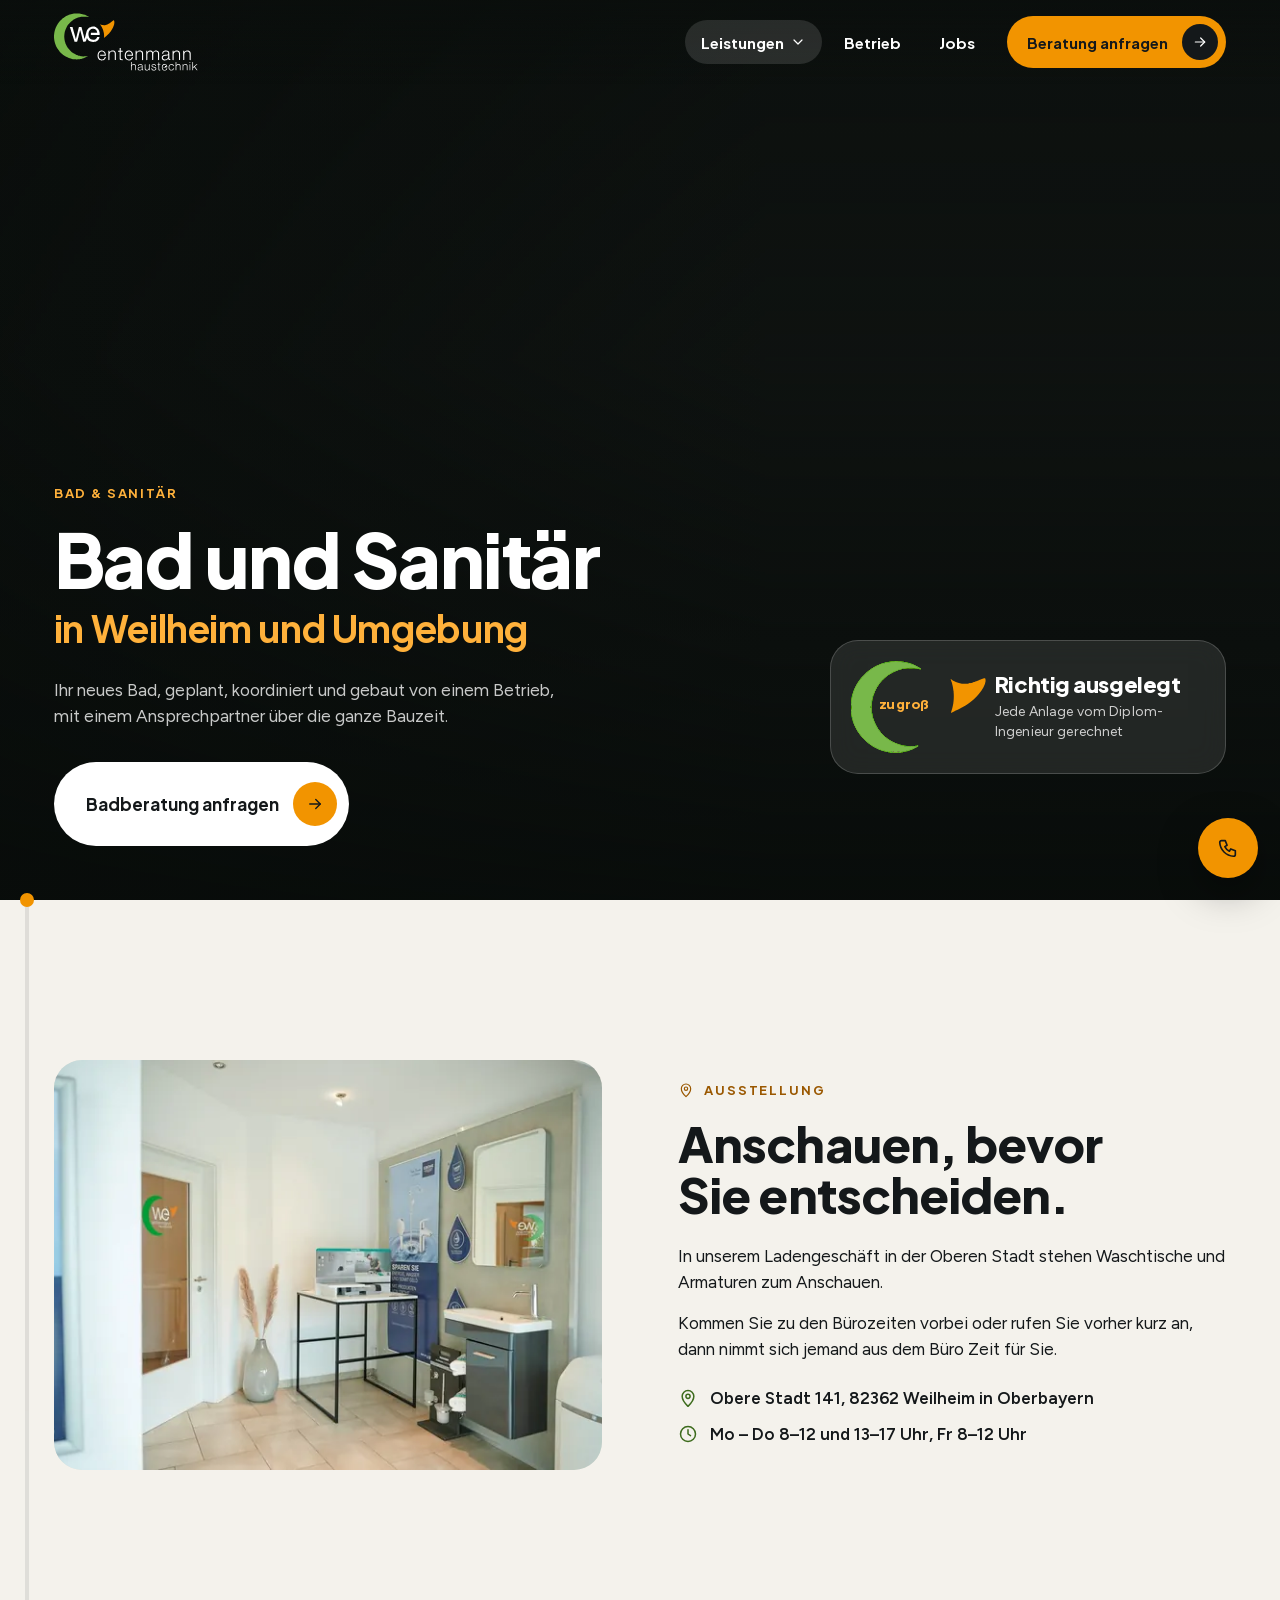
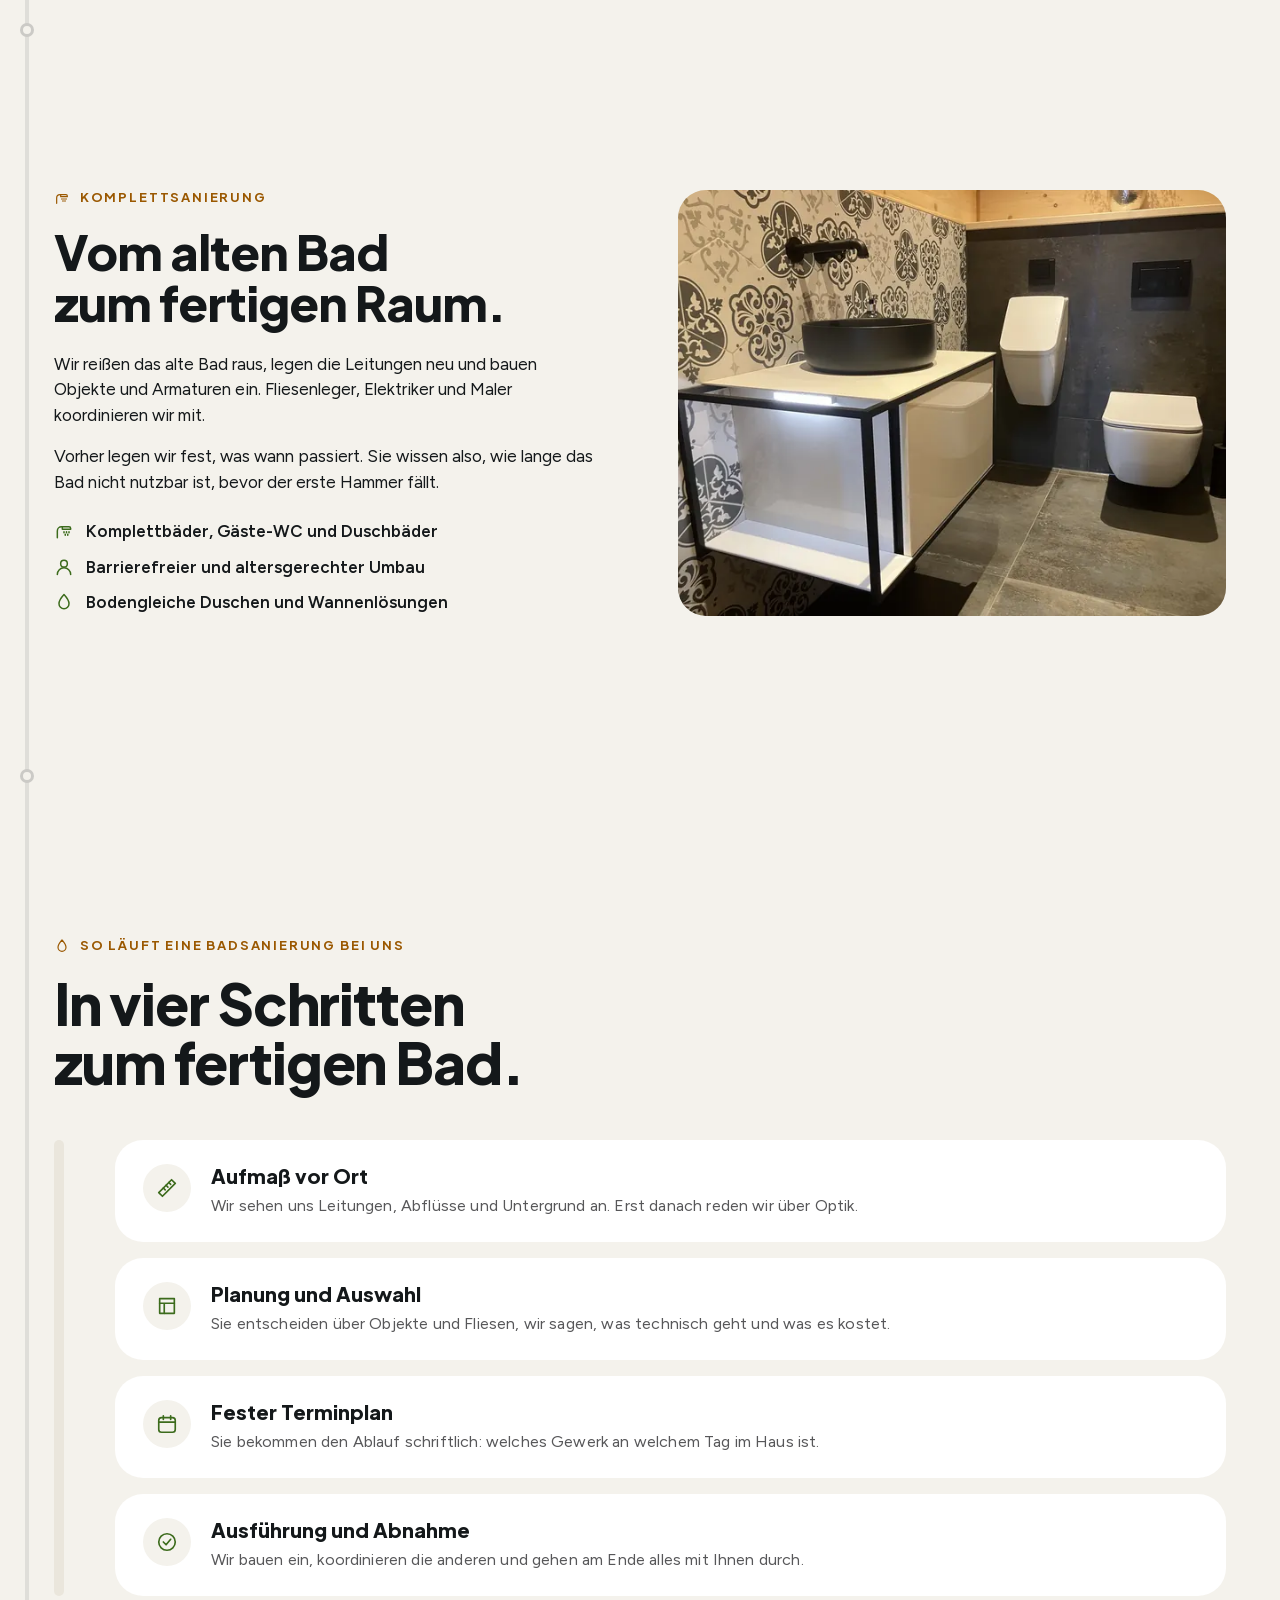
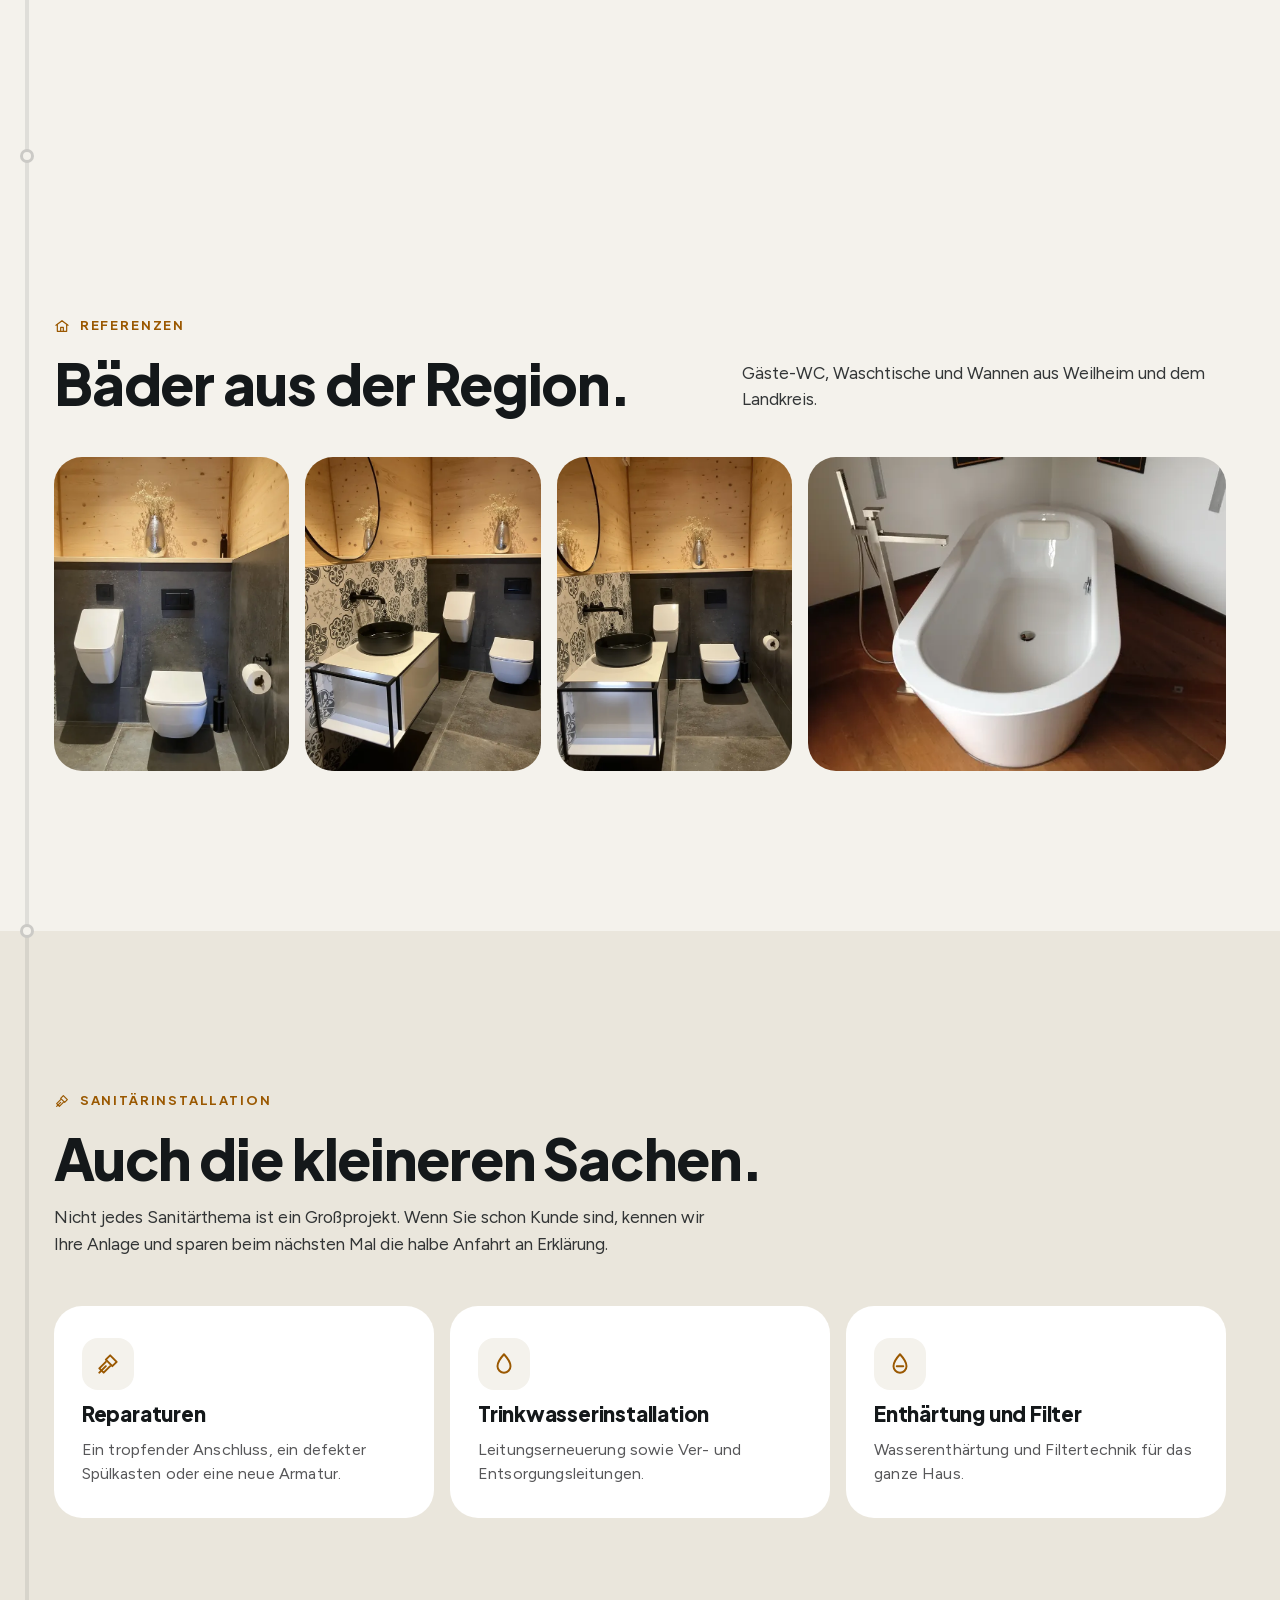
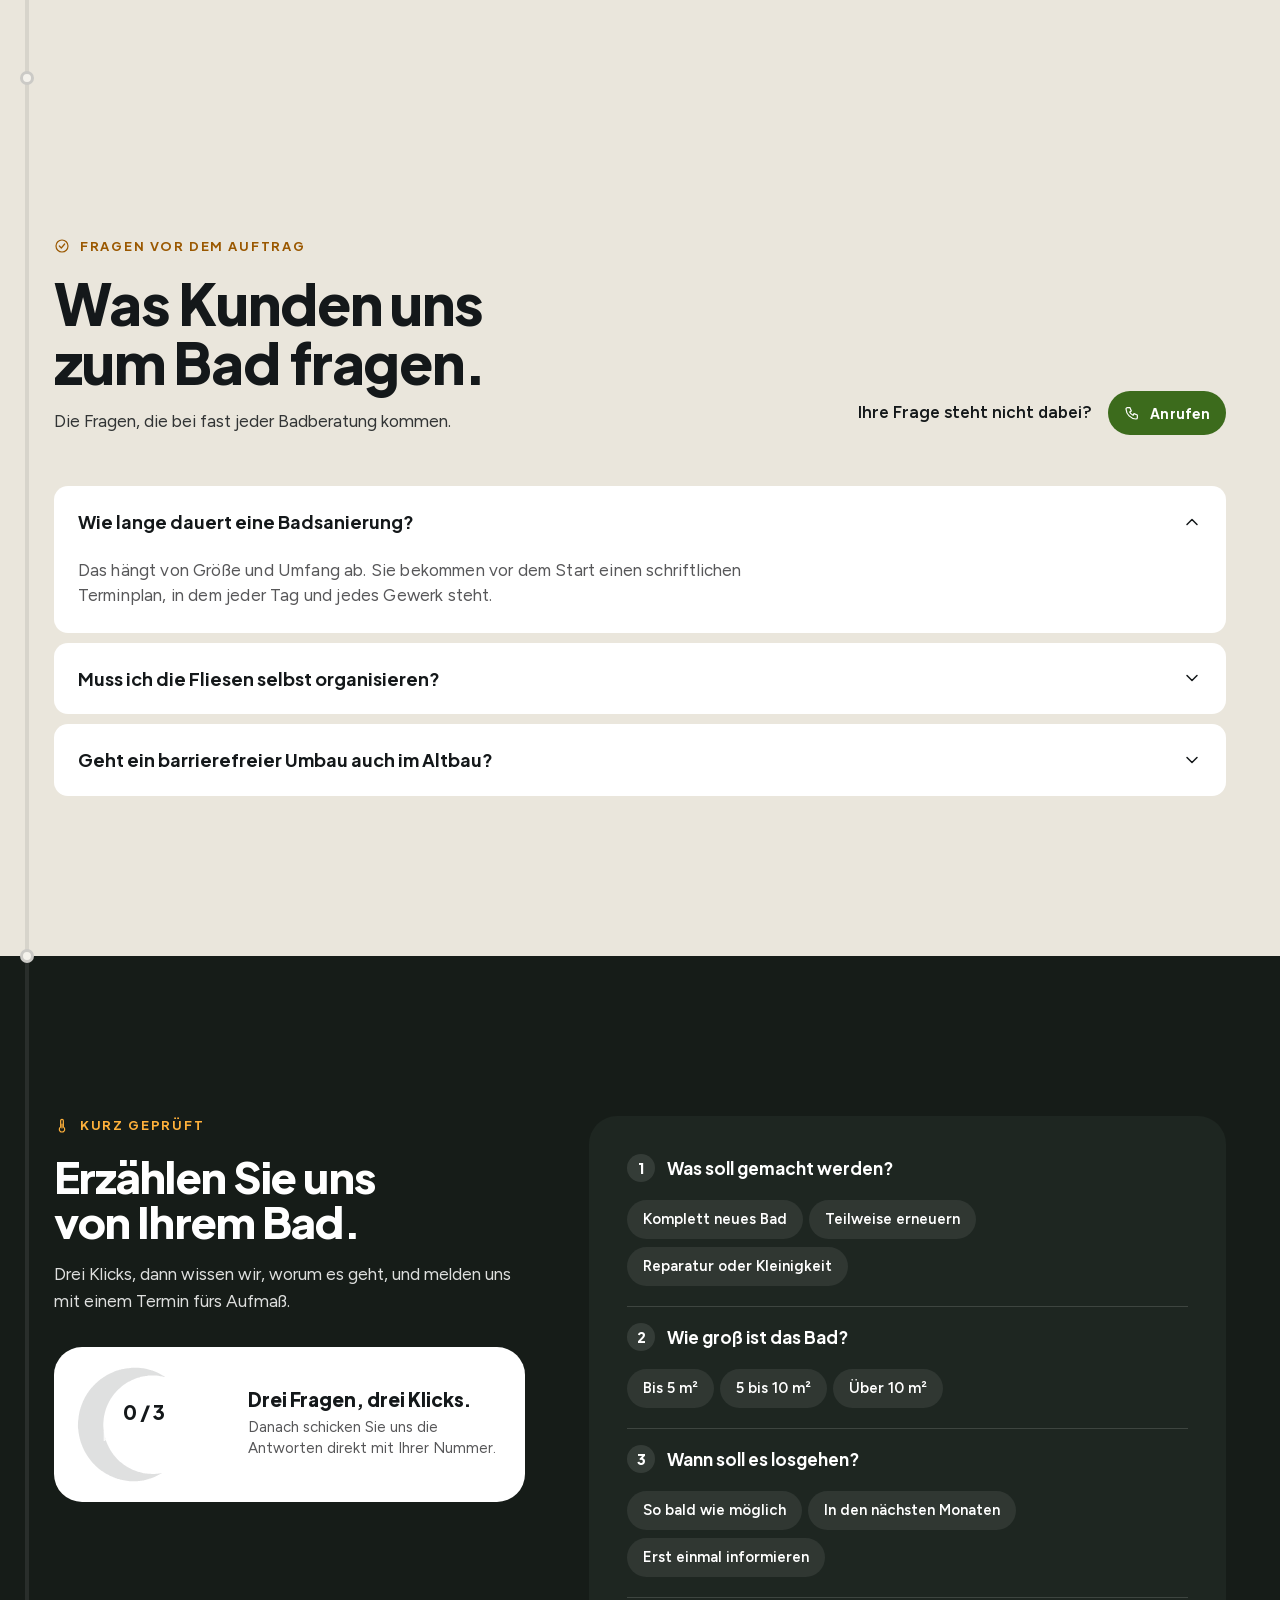
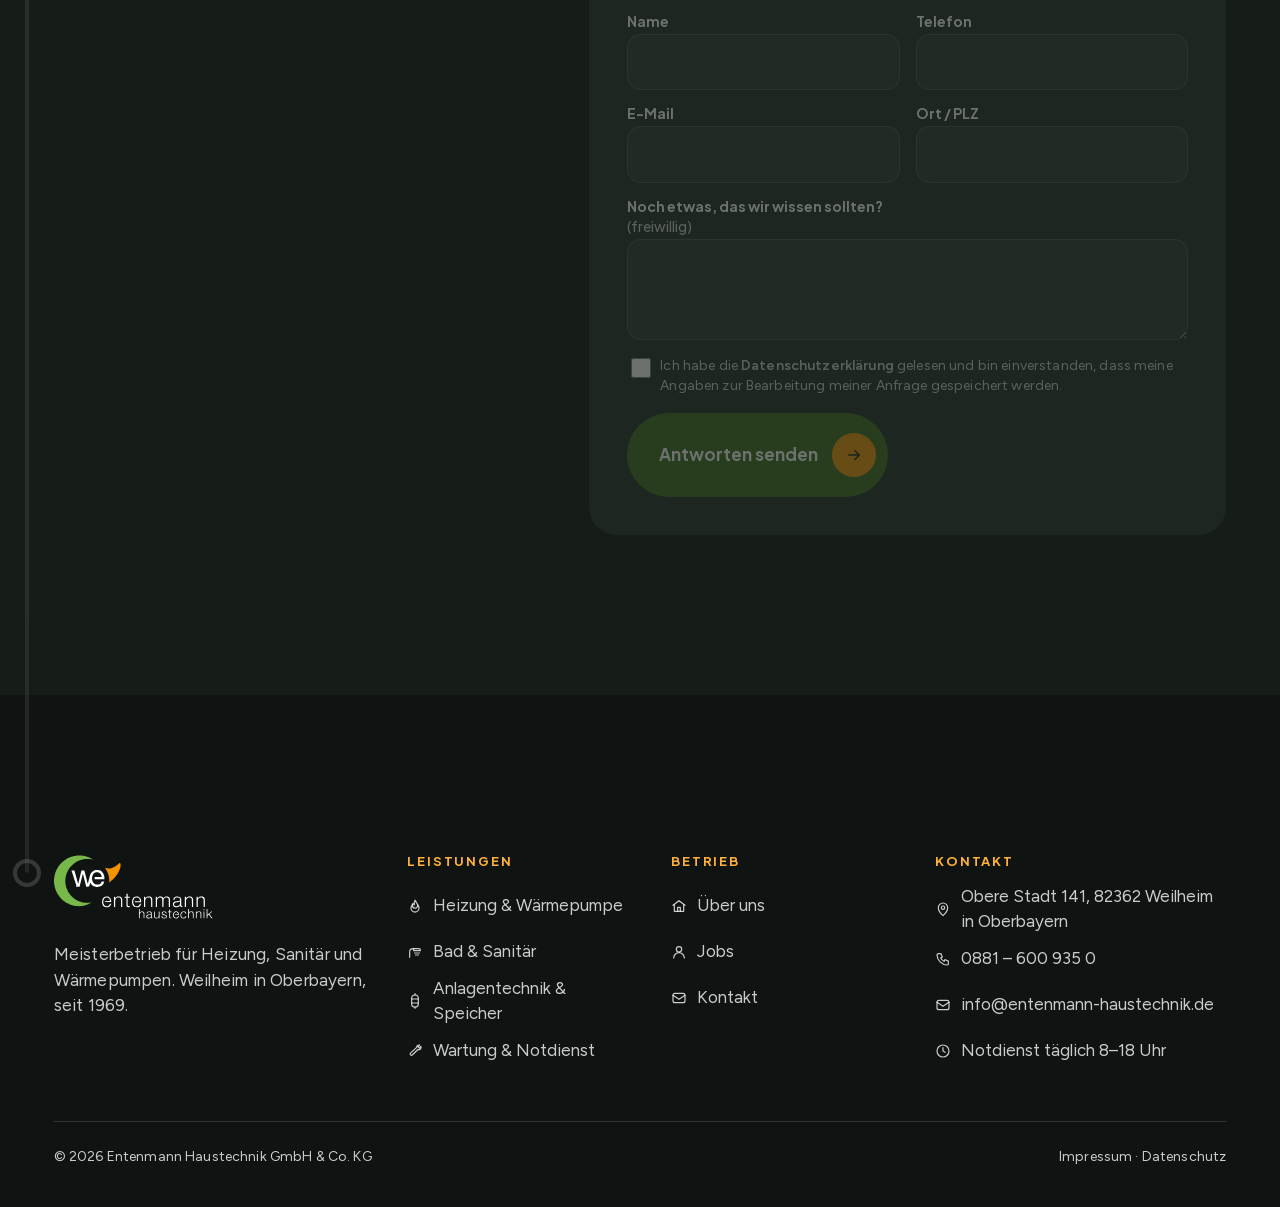
<file: bad-sanitaer.html>
<!doctype html>
<html lang="de">
<head>
<meta charset="utf-8">
<meta name="viewport" content="width=device-width, initial-scale=1, viewport-fit=cover">
<title>Bad &amp; Sanitär in Weilheim und Umgebung | Entenmann Haustechnik</title>
<meta name="description" content="Badsanierung, Gäste-WC, barrierefreier Umbau und Sanitärinstallation rund um Weilheim i.OB, mit festem Terminplan und einem Ansprechpartner.">
<meta name="robots" content="noindex,nofollow">
<link rel="canonical" href="https://entenmann-haustechnik.de/bad-sanitaer">
<meta property="og:title" content="Bad &amp; Sanitär in Weilheim und Umgebung | Entenmann Haustechnik">
<meta property="og:description" content="Badsanierung, Gäste-WC, barrierefreier Umbau und Sanitärinstallation rund um Weilheim i.OB, mit festem Terminplan und einem Ansprechpartner.">
<meta property="og:type" content="website">
<meta property="og:url" content="https://entenmann-haustechnik.de/bad-sanitaer">
<meta property="og:image" content="https://entenmann-haustechnik.de/assets/img/og.jpg">
<meta property="og:locale" content="de_DE">
<meta name="theme-color" content="#0F1311">
<link rel="icon" href="assets/img/favicon.svg" type="image/svg+xml">
<link rel="apple-touch-icon" href="assets/img/apple-touch-icon.png">
<link rel="preload" as="image" href="assets/img/betrieb/hero-00586-hoch.webp" type="image/webp" media="(max-width: 860px)" fetchpriority="high">
<link rel="preload" as="image" imagesrcset="assets/img/betrieb/hero-00586-960.webp 960w, assets/img/betrieb/hero-00586-1400.webp 1400w, assets/img/betrieb/hero-00586-1920.webp 1920w" imagesizes="100vw" type="image/webp" media="(min-width: 861px)" fetchpriority="high">
<link rel="preload" href="assets/fonts/jakarta-800-latin.woff2" as="font" type="font/woff2" crossorigin>
<link rel="preload" href="assets/fonts/figtree-400-latin.woff2" as="font" type="font/woff2" crossorigin>
<style>@font-face {
  font-family: 'Plus Jakarta Sans';
  font-style: normal;
  font-weight: 500;
  font-display: swap;
  src: url(assets/fonts/jakarta-500-latin-ext.woff2) format('woff2');
  unicode-range: U+0100-02BA, U+02BD-02C5, U+02C7-02CC, U+02CE-02D7, U+02DD-02FF, U+0304, U+0308, U+0329, U+1D00-1DBF, U+1E00-1E9F, U+1EF2-1EFF, U+2020, U+20A0-20AB, U+20AD-20C4, U+2113, U+2C60-2C7F, U+A720-A7FF;
}
@font-face {
  font-family: 'Plus Jakarta Sans';
  font-style: normal;
  font-weight: 500;
  font-display: swap;
  src: url(assets/fonts/jakarta-500-latin.woff2) format('woff2');
  unicode-range: U+0000-00FF, U+0131, U+0152-0153, U+02BB-02BC, U+02C6, U+02DA, U+02DC, U+0304, U+0308, U+0329, U+2000-206F, U+20AC, U+2122, U+2191, U+2193, U+2212, U+2215, U+FEFF, U+FFFD;
}
@font-face {
  font-family: 'Plus Jakarta Sans';
  font-style: normal;
  font-weight: 700;
  font-display: swap;
  src: url(assets/fonts/jakarta-700-latin-ext.woff2) format('woff2');
  unicode-range: U+0100-02BA, U+02BD-02C5, U+02C7-02CC, U+02CE-02D7, U+02DD-02FF, U+0304, U+0308, U+0329, U+1D00-1DBF, U+1E00-1E9F, U+1EF2-1EFF, U+2020, U+20A0-20AB, U+20AD-20C4, U+2113, U+2C60-2C7F, U+A720-A7FF;
}
@font-face {
  font-family: 'Plus Jakarta Sans';
  font-style: normal;
  font-weight: 700;
  font-display: swap;
  src: url(assets/fonts/jakarta-700-latin.woff2) format('woff2');
  unicode-range: U+0000-00FF, U+0131, U+0152-0153, U+02BB-02BC, U+02C6, U+02DA, U+02DC, U+0304, U+0308, U+0329, U+2000-206F, U+20AC, U+2122, U+2191, U+2193, U+2212, U+2215, U+FEFF, U+FFFD;
}
@font-face {
  font-family: 'Plus Jakarta Sans';
  font-style: normal;
  font-weight: 800;
  font-display: swap;
  src: url(assets/fonts/jakarta-800-latin-ext.woff2) format('woff2');
  unicode-range: U+0100-02BA, U+02BD-02C5, U+02C7-02CC, U+02CE-02D7, U+02DD-02FF, U+0304, U+0308, U+0329, U+1D00-1DBF, U+1E00-1E9F, U+1EF2-1EFF, U+2020, U+20A0-20AB, U+20AD-20C4, U+2113, U+2C60-2C7F, U+A720-A7FF;
}
@font-face {
  font-family: 'Plus Jakarta Sans';
  font-style: normal;
  font-weight: 800;
  font-display: swap;
  src: url(assets/fonts/jakarta-800-latin.woff2) format('woff2');
  unicode-range: U+0000-00FF, U+0131, U+0152-0153, U+02BB-02BC, U+02C6, U+02DA, U+02DC, U+0304, U+0308, U+0329, U+2000-206F, U+20AC, U+2122, U+2191, U+2193, U+2212, U+2215, U+FEFF, U+FFFD;
}@font-face {
  font-family: 'Figtree';
  font-style: normal;
  font-weight: 400;
  font-display: swap;
  src: url(assets/fonts/figtree-400-latin-ext.woff2) format('woff2');
  unicode-range: U+0100-02BA, U+02BD-02C5, U+02C7-02CC, U+02CE-02D7, U+02DD-02FF, U+0304, U+0308, U+0329, U+1D00-1DBF, U+1E00-1E9F, U+1EF2-1EFF, U+2020, U+20A0-20AB, U+20AD-20C4, U+2113, U+2C60-2C7F, U+A720-A7FF;
}
@font-face {
  font-family: 'Figtree';
  font-style: normal;
  font-weight: 400;
  font-display: swap;
  src: url(assets/fonts/figtree-400-latin.woff2) format('woff2');
  unicode-range: U+0000-00FF, U+0131, U+0152-0153, U+02BB-02BC, U+02C6, U+02DA, U+02DC, U+0304, U+0308, U+0329, U+2000-206F, U+20AC, U+2122, U+2191, U+2193, U+2212, U+2215, U+FEFF, U+FFFD;
}
@font-face {
  font-family: 'Figtree';
  font-style: normal;
  font-weight: 500;
  font-display: swap;
  src: url(assets/fonts/figtree-500-latin-ext.woff2) format('woff2');
  unicode-range: U+0100-02BA, U+02BD-02C5, U+02C7-02CC, U+02CE-02D7, U+02DD-02FF, U+0304, U+0308, U+0329, U+1D00-1DBF, U+1E00-1E9F, U+1EF2-1EFF, U+2020, U+20A0-20AB, U+20AD-20C4, U+2113, U+2C60-2C7F, U+A720-A7FF;
}
@font-face {
  font-family: 'Figtree';
  font-style: normal;
  font-weight: 500;
  font-display: swap;
  src: url(assets/fonts/figtree-500-latin.woff2) format('woff2');
  unicode-range: U+0000-00FF, U+0131, U+0152-0153, U+02BB-02BC, U+02C6, U+02DA, U+02DC, U+0304, U+0308, U+0329, U+2000-206F, U+20AC, U+2122, U+2191, U+2193, U+2212, U+2215, U+FEFF, U+FFFD;
}
@font-face {
  font-family: 'Figtree';
  font-style: normal;
  font-weight: 600;
  font-display: swap;
  src: url(assets/fonts/figtree-600-latin-ext.woff2) format('woff2');
  unicode-range: U+0100-02BA, U+02BD-02C5, U+02C7-02CC, U+02CE-02D7, U+02DD-02FF, U+0304, U+0308, U+0329, U+1D00-1DBF, U+1E00-1E9F, U+1EF2-1EFF, U+2020, U+20A0-20AB, U+20AD-20C4, U+2113, U+2C60-2C7F, U+A720-A7FF;
}
@font-face {
  font-family: 'Figtree';
  font-style: normal;
  font-weight: 600;
  font-display: swap;
  src: url(assets/fonts/figtree-600-latin.woff2) format('woff2');
  unicode-range: U+0000-00FF, U+0131, U+0152-0153, U+02BB-02BC, U+02C6, U+02DA, U+02DC, U+0304, U+0308, U+0329, U+2000-206F, U+20AC, U+2122, U+2191, U+2193, U+2212, U+2215, U+FEFF, U+FFFD;
}</style>
<link rel="stylesheet" href="styles.css?v=8b8a66b7">
<script type="application/ld+json">{"@context": "https://schema.org", "@type": ["Plumber", "HVACBusiness"], "name": "Entenmann Haustechnik GmbH & Co. KG", "url": "https://entenmann-haustechnik.de", "telephone": "+49 881 6009350", "email": "info@entenmann-haustechnik.de", "foundingDate": "1969", "image": "https://entenmann-haustechnik.de/assets/img/og.jpg", "logo": "https://entenmann-haustechnik.de/assets/img/logo.svg", "address": {"@type": "PostalAddress", "streetAddress": "Obere Stadt 141", "postalCode": "82362", "addressLocality": "Weilheim in Oberbayern", "addressRegion": "Bayern", "addressCountry": "DE"}, "geo": {"@type": "GeoCoordinates", "latitude": 47.8376, "longitude": 11.1489}, "areaServed": [{"@type": "City", "name": "Weilheim"}, {"@type": "City", "name": "Penzberg"}, {"@type": "City", "name": "Peiting"}, {"@type": "City", "name": "Murnau"}, {"@type": "City", "name": "Peißenberg"}, {"@type": "City", "name": "Seeshaupt"}, {"@type": "City", "name": "Pähl"}, {"@type": "City", "name": "Polling"}, {"@type": "City", "name": "Huglfing"}, {"@type": "City", "name": "Starnberg"}, {"@type": "City", "name": "Landsberg"}, {"@type": "City", "name": "München"}], "openingHoursSpecification": [{"@type": "OpeningHoursSpecification", "dayOfWeek": ["Monday", "Tuesday", "Wednesday", "Thursday"], "opens": "08:00", "closes": "12:00"}, {"@type": "OpeningHoursSpecification", "dayOfWeek": ["Monday", "Tuesday", "Wednesday", "Thursday"], "opens": "13:00", "closes": "17:00"}, {"@type": "OpeningHoursSpecification", "dayOfWeek": "Friday", "opens": "08:00", "closes": "12:00"}]}</script>
</head>
<body class="" data-seite="bad-sanitaer">
<a class="skip" href="#inhalt">Zum Inhalt</a>
<header class="kopf" id="kopf"><div class="wrap">
<a class="marke" href="./" aria-label="Entenmann Haustechnik – zur Startseite"><svg viewBox="0 0 3152 1264" width="139" height="56" role="img" aria-label="Entenmann Haustechnik Logo"><g class="l-gruen" fill="#78B84A" transform="translate(0.000000,1264.000000) scale(0.100000,-0.100000)"><path d="M4900 12574 c-30 -2 -131 -8 -225 -14 -93 -6 -217 -17 -275 -26 -208
-31 -356 -57 -428 -75 -40 -11 -83 -19 -97 -19 -13 0 -48 -9 -77 -19 -29 -11
-71 -23 -93 -27 -22 -4 -52 -13 -67 -20 -15 -8 -37 -14 -48 -14 -12 0 -36 -6
-53 -14 -18 -8 -48 -19 -67 -24 -98 -28 -286 -100 -372 -143 -20 -11 -42 -19
-48 -19 -32 0 -451 -212 -555 -280 -16 -11 -44 -27 -61 -34 -17 -8 -36 -22
-44 -30 -7 -9 -17 -16 -23 -16 -11 0 -129 -78 -242 -160 -38 -27 -81 -58 -95
-67 -38 -26 -169 -132 -221 -177 -25 -23 -67 -59 -95 -81 -79 -64 -424 -413
-494 -500 -35 -44 -84 -102 -108 -130 -25 -27 -55 -66 -69 -85 -13 -19 -50
-73 -83 -120 -115 -163 -135 -192 -177 -258 -112 -181 -216 -371 -301 -552
-73 -157 -82 -177 -82 -189 0 -6 -9 -28 -20 -48 -11 -21 -20 -44 -20 -51 0 -8
-7 -26 -15 -40 -17 -31 -41 -96 -60 -164 -7 -25 -18 -55 -24 -66 -6 -11 -15
-37 -20 -58 -5 -22 -16 -59 -24 -84 -8 -25 -25 -81 -37 -125 -12 -44 -28 -102
-35 -130 -8 -27 -17 -68 -20 -90 -3 -22 -15 -80 -25 -130 -33 -155 -51 -282
-62 -439 -7 -101 -15 -156 -24 -167 -16 -18 -21 -708 -5 -724 11 -13 19 -69
31 -220 5 -66 13 -131 18 -146 6 -14 13 -56 17 -94 3 -39 15 -106 25 -150 10
-44 23 -102 28 -130 6 -27 16 -70 22 -95 41 -156 53 -200 66 -240 9 -25 20
-67 26 -94 5 -28 16 -59 24 -70 8 -11 14 -29 14 -39 0 -10 9 -35 20 -57 11
-22 20 -47 20 -57 0 -10 9 -35 20 -56 11 -20 20 -42 20 -48 0 -7 9 -33 21 -58
12 -25 29 -64 39 -86 86 -192 158 -337 240 -479 25 -43 58 -102 73 -130 16
-28 37 -60 48 -72 10 -11 19 -23 19 -27 0 -29 255 -375 416 -567 73 -86 405
-426 479 -489 114 -99 192 -162 270 -221 122 -92 179 -133 197 -145 8 -5 62
-41 119 -80 115 -78 131 -87 174 -110 17 -9 48 -27 70 -41 22 -13 56 -31 75
-40 19 -9 37 -19 40 -23 3 -4 68 -37 145 -75 135 -65 174 -84 268 -125 23 -10
58 -26 77 -34 38 -18 98 -40 170 -63 25 -8 59 -21 77 -29 17 -8 38 -15 46 -15
8 0 34 -9 58 -20 24 -11 54 -20 65 -20 12 0 41 -9 65 -20 24 -11 58 -20 74
-20 17 0 42 -6 57 -14 15 -8 42 -17 60 -20 18 -4 71 -15 118 -26 216 -49 342
-69 433 -71 10 0 31 -5 45 -11 27 -11 313 -27 522 -29 177 -3 445 11 550 28
52 8 133 19 179 23 46 5 98 14 116 20 18 6 68 17 111 25 86 15 133 26 234 56
36 11 74 19 85 19 11 0 38 9 60 19 22 10 57 21 79 25 21 4 52 13 70 20 17 8
56 23 86 33 140 51 232 87 340 135 63 28 360 178 418 210 26 14 61 34 77 43
73 39 85 47 85 54 0 20 -35 20 -92 1 -34 -11 -82 -20 -107 -20 -25 0 -107 -9
-181 -19 -150 -21 -686 -28 -770 -10 -25 5 -110 15 -189 24 -79 8 -173 21
-210 29 -36 8 -91 19 -121 25 -102 19 -165 34 -223 52 -31 11 -65 19 -75 19
-16 0 -58 13 -197 61 -27 9 -63 21 -80 27 -75 25 -103 36 -141 53 -23 11 -47
19 -53 19 -7 0 -29 8 -49 19 -20 10 -57 28 -82 39 -182 81 -479 244 -631 347
-24 16 -51 34 -61 40 -37 23 -194 142 -353 268 -158 125 -554 549 -690 740
-46 63 -220 322 -234 347 -7 14 -21 38 -30 53 -49 86 -75 135 -135 257 -36 74
-75 152 -86 172 -11 20 -20 42 -20 49 0 6 -8 30 -19 53 -10 23 -28 64 -38 91
-19 47 -28 71 -54 148 -6 17 -19 55 -29 82 -16 47 -25 79 -51 178 -6 23 -20
69 -30 103 -11 33 -19 71 -19 84 0 12 -9 62 -19 109 -64 281 -114 824 -93
1002 6 52 16 166 23 254 6 88 20 207 30 265 10 58 19 117 19 131 0 15 7 49 15
75 8 27 21 81 29 119 8 39 24 104 35 145 12 41 28 98 36 125 64 224 133 396
275 685 39 80 75 152 80 160 5 8 31 52 57 98 71 123 85 145 121 196 17 26 32
51 32 55 0 5 6 14 14 20 8 7 36 44 62 84 26 40 62 88 79 107 18 19 56 66 85
104 199 260 727 739 961 872 10 6 27 18 36 26 10 8 25 18 33 22 8 3 35 20 60
36 25 16 59 36 75 45 17 8 46 25 65 37 47 29 383 198 394 198 5 0 27 8 50 19
123 56 301 122 391 145 28 7 60 18 72 24 12 7 31 12 42 12 11 0 42 7 68 16 47
16 109 32 223 54 30 6 85 18 121 26 37 8 109 19 160 25 52 5 135 16 184 24 90
14 807 15 895 1 19 -4 86 -13 149 -21 63 -8 128 -19 145 -24 17 -6 56 -13 86
-17 30 -3 84 -15 119 -25 72 -22 135 -25 129 -7 -2 6 -29 25 -59 41 -30 16
-61 35 -69 42 -8 8 -26 19 -40 25 -14 6 -43 22 -65 35 -22 14 -53 32 -70 40
-16 9 -66 36 -110 60 -119 67 -281 144 -415 200 -36 15 -84 35 -108 46 -23 10
-50 19 -60 19 -9 1 -35 9 -57 20 -22 11 -48 19 -58 20 -10 0 -32 7 -50 16 -17
9 -54 23 -82 30 -49 13 -75 19 -205 54 -274 73 -675 136 -915 144 -71 3 -186
7 -255 9 -69 3 -150 3 -180 1z"/></g><g class="l-orange" fill="#F29400" transform="translate(0.000000,1264.000000) scale(0.100000,-0.100000)"><path d="M12980 11054 c-64 -35 -418 -314 -450 -355 -23 -30 -391 -299 -409
-299 -5 0 -14 -7 -21 -15 -6 -8 -41 -28 -76 -45 -35 -18 -66 -35 -69 -39 -4
-7 -57 -34 -240 -122 -22 -10 -46 -19 -52 -19 -7 0 -32 -8 -55 -19 -44 -19
-126 -44 -258 -80 -169 -45 -501 -66 -655 -42 -38 6 -92 14 -120 17 -99 10
-339 71 -398 100 -29 14 -77 19 -77 8 0 -3 32 -48 70 -99 39 -51 70 -97 70
-101 0 -4 8 -17 18 -28 25 -28 142 -220 142 -233 0 -6 6 -15 13 -21 21 -18
227 -438 227 -465 0 -7 9 -25 20 -42 11 -16 20 -38 20 -48 0 -11 7 -33 15 -50
19 -42 42 -107 66 -184 10 -35 28 -93 40 -130 21 -70 28 -97 59 -223 23 -97
38 -168 51 -255 6 -38 17 -108 25 -155 24 -143 36 -378 32 -650 -2 -210 0
-260 10 -260 26 0 640 557 888 804 300 301 441 471 645 781 111 169 122 185
136 215 7 14 22 39 33 55 11 17 27 44 36 60 8 17 35 66 60 110 43 78 65 123
146 295 243 514 344 980 285 1302 -17 88 -65 206 -98 239 -26 26 -74 23 -129
-7z"/></g><g class="l-grau" fill="#575759" transform="translate(0.000000,1264.000000) scale(0.100000,-0.100000)"><path d="M8345 9685 c-60 -8 -132 -20 -160 -28 -27 -9 -66 -20 -85 -26 -74
-21 -136 -45 -150 -56 -8 -7 -26 -16 -40 -20 -14 -4 -30 -11 -36 -16 -6 -5
-37 -23 -70 -40 -120 -64 -270 -192 -368 -313 -84 -105 -146 -192 -146 -205 0
-4 -8 -19 -19 -32 -10 -13 -22 -35 -26 -49 -4 -14 -13 -32 -20 -40 -7 -8 -17
-28 -23 -45 -6 -16 -23 -61 -37 -100 -35 -92 -64 -196 -76 -270 -6 -33 -17
-82 -24 -110 -27 -94 -46 -170 -61 -238 -7 -38 -17 -74 -21 -80 -4 -6 -12 -39
-19 -72 -7 -33 -17 -73 -23 -90 -11 -32 -34 -124 -55 -220 -7 -33 -20 -82 -28
-110 -22 -72 -38 -132 -52 -200 -7 -33 -17 -69 -23 -80 -6 -11 -14 -42 -18
-69 -20 -133 -69 -221 -86 -156 -11 37 -30 117 -44 185 -14 63 -37 150 -60
225 -8 25 -17 65 -21 90 -3 25 -10 53 -15 62 -5 10 -16 48 -23 85 -15 69 -36
152 -61 233 -8 25 -17 65 -21 90 -3 25 -10 53 -15 62 -5 10 -16 48 -24 85 -16
80 -40 171 -59 233 -8 25 -18 65 -22 90 -3 25 -10 52 -15 61 -4 9 -15 47 -23
85 -22 96 -44 181 -60 234 -8 25 -18 65 -22 90 -3 25 -10 53 -15 62 -5 10 -16
48 -24 85 -17 82 -40 172 -60 233 -8 25 -19 68 -24 95 -9 47 -23 106 -40 165
-6 25 -6 25 -294 28 -287 2 -287 2 -293 -25 -3 -16 -12 -48 -19 -73 -16 -53
-41 -151 -59 -235 -7 -33 -18 -76 -24 -95 -14 -43 -40 -153 -58 -243 -8 -37
-18 -75 -23 -85 -5 -9 -12 -39 -16 -67 -4 -27 -13 -64 -21 -82 -7 -18 -16 -54
-20 -80 -3 -26 -13 -63 -20 -81 -7 -18 -16 -57 -20 -85 -4 -29 -12 -66 -20
-84 -7 -18 -16 -54 -20 -80 -3 -26 -12 -62 -20 -80 -7 -18 -16 -54 -20 -80 -3
-26 -12 -62 -20 -80 -7 -18 -16 -54 -20 -80 -3 -26 -13 -63 -20 -81 -7 -18
-16 -57 -20 -85 -4 -29 -12 -66 -20 -84 -7 -18 -16 -54 -20 -80 -3 -26 -12
-62 -20 -80 -7 -18 -16 -54 -20 -80 -3 -26 -12 -62 -20 -80 -7 -18 -16 -54
-20 -80 -3 -26 -13 -64 -20 -83 -7 -19 -18 -62 -23 -96 -11 -73 -40 -139 -61
-139 -10 0 -19 18 -27 55 -20 99 -45 195 -55 220 -6 14 -17 50 -24 80 -7 30
-22 87 -33 125 -11 39 -27 97 -36 130 -18 69 -36 133 -64 225 -10 36 -22 83
-26 105 -4 21 -13 52 -21 67 -8 15 -14 37 -14 50 -1 13 -8 41 -16 63 -8 22
-21 67 -29 100 -8 33 -24 94 -36 135 -11 41 -28 102 -36 135 -8 33 -21 76 -28
95 -8 19 -17 55 -21 80 -3 25 -12 56 -19 70 -7 14 -16 45 -20 70 -4 25 -12 54
-17 64 -6 11 -16 45 -24 75 -20 89 -43 173 -55 206 -6 17 -17 55 -25 85 -25
103 -45 175 -64 238 -11 34 -20 71 -20 81 0 49 -13 51 -306 51 -313 0 -301 4
-267 -83 26 -65 50 -137 67 -202 14 -50 23 -77 56 -170 10 -27 22 -66 25 -85
4 -19 13 -46 20 -60 7 -14 17 -44 21 -65 4 -22 13 -49 20 -60 7 -11 16 -38 20
-60 3 -22 12 -51 19 -65 7 -14 16 -41 19 -60 4 -19 14 -48 21 -65 8 -16 26
-70 40 -120 15 -49 33 -106 40 -125 24 -62 46 -134 55 -176 5 -22 15 -56 23
-75 23 -56 48 -131 58 -179 6 -25 16 -58 24 -75 19 -41 44 -121 56 -175 5 -25
16 -56 24 -70 7 -14 16 -43 20 -65 4 -22 12 -46 18 -53 5 -7 16 -36 23 -65 14
-56 38 -131 59 -187 7 -19 23 -69 35 -110 12 -41 30 -97 40 -125 35 -100 70
-215 70 -229 0 -8 7 -27 14 -43 18 -35 44 -113 57 -173 5 -25 16 -56 24 -70 7
-14 16 -42 20 -63 11 -56 17 -58 312 -55 268 3 268 3 290 48 12 25 24 65 28
90 3 25 12 65 20 90 16 53 40 147 60 242 7 37 18 75 23 85 6 10 13 41 17 68 4
28 12 61 18 75 5 14 15 52 22 85 7 33 18 74 23 90 13 35 37 130 57 228 8 37
19 75 24 85 5 9 12 40 16 67 4 28 13 64 21 82 7 18 16 54 20 80 3 26 12 64 20
83 7 19 15 53 19 75 3 22 12 60 20 85 20 61 43 151 60 233 8 37 19 75 24 85 5
9 12 40 16 67 4 28 13 64 21 82 7 18 16 54 20 80 3 26 13 64 20 83 7 19 18 62
24 94 14 69 45 146 59 146 16 0 23 -18 32 -78 8 -59 29 -144 53 -222 8 -25 18
-65 22 -90 3 -25 10 -53 15 -62 5 -10 16 -48 24 -85 16 -80 40 -171 59 -233 8
-25 18 -65 22 -90 3 -25 10 -53 15 -62 5 -10 16 -48 24 -85 16 -80 40 -171 59
-233 8 -25 18 -65 22 -90 3 -25 10 -53 15 -62 5 -10 16 -48 23 -85 15 -69 36
-152 61 -233 8 -25 17 -65 20 -89 4 -24 13 -58 20 -75 7 -17 16 -53 20 -81 4
-27 13 -61 20 -75 7 -14 16 -47 19 -73 4 -26 13 -62 20 -80 8 -18 17 -54 20
-80 4 -26 13 -62 21 -80 7 -18 16 -56 20 -84 14 -105 8 -103 310 -103 198 0
265 3 273 13 14 16 35 73 67 182 14 50 32 104 40 120 7 17 17 46 20 65 3 19
12 51 20 70 20 52 45 129 60 185 18 69 52 145 65 145 6 0 16 -12 22 -27 69
-168 215 -369 341 -471 80 -64 193 -142 206 -142 5 0 19 -9 33 -19 13 -11 38
-23 54 -27 16 -4 36 -12 44 -19 19 -15 98 -43 171 -60 31 -7 72 -18 91 -24 43
-14 299 -41 398 -41 77 0 378 27 391 36 4 2 40 13 81 24 111 29 218 69 268
101 8 5 24 13 35 18 114 50 334 250 397 361 10 19 30 53 43 75 14 22 29 51 35
65 5 14 14 32 19 41 20 34 71 172 71 190 0 11 6 32 14 47 17 35 26 95 17 111
-8 13 -486 19 -499 7 -3 -4 -17 -42 -32 -86 -15 -44 -29 -82 -32 -85 -3 -3
-20 -35 -38 -71 -59 -116 -216 -260 -323 -296 -18 -6 -41 -17 -52 -24 -11 -6
-38 -15 -60 -19 -22 -3 -60 -13 -85 -22 -147 -50 -599 4 -700 83 -8 6 -26 15
-38 19 -100 30 -344 281 -378 387 -3 13 -13 32 -20 43 -8 11 -14 26 -14 35 0
8 -8 31 -19 50 -10 19 -22 55 -26 80 -4 25 -12 53 -17 63 -5 10 -16 55 -24
100 -9 45 -20 105 -26 132 -13 66 -12 407 1 470 6 28 17 82 24 120 15 75 42
164 62 205 7 14 16 39 19 57 4 17 14 37 22 44 8 6 14 19 14 29 0 9 9 29 20 43
11 14 20 29 20 35 0 51 284 322 337 322 6 0 16 7 23 15 7 8 19 15 28 15 8 0
33 9 56 19 169 79 489 79 662 0 23 -11 44 -19 48 -19 27 0 185 -108 253 -173
72 -69 173 -199 173 -222 0 -5 6 -16 13 -24 7 -9 23 -41 34 -71 52 -133 65
-182 66 -263 l2 -82 -674 -3 c-478 -1 -678 -5 -688 -13 -15 -13 -19 -413 -5
-437 12 -18 1911 -18 1925 0 13 20 -1 382 -19 473 -9 44 -19 105 -24 135 -9
59 -31 134 -61 215 -10 28 -19 56 -19 63 0 17 -60 147 -118 257 -28 53 -106
163 -165 233 -60 72 -271 251 -319 272 -24 11 -46 23 -89 52 -15 9 -40 20 -55
24 -16 4 -38 12 -49 17 -121 65 -491 101 -740 72z"/><path d="M14384 4989 c-3 -6 -6 -135 -5 -287 1 -166 -3 -283 -8 -292 -8 -12
-44 -16 -183 -20 l-173 -5 2 -89 c1 -62 5 -91 15 -97 7 -5 83 -9 169 -9 139 0
158 -2 165 -17 5 -10 12 -362 15 -783 6 -809 8 -848 53 -919 77 -121 219 -155
589 -142 15 1 17 12 17 90 0 126 9 118 -129 113 -193 -7 -259 32 -280 165 -14
92 -16 1429 -1 1467 10 26 10 26 204 26 224 0 206 -10 206 116 0 73 -2 84 -17
85 -10 0 -97 0 -194 -1 -153 -1 -179 1 -193 16 -15 15 -17 46 -15 294 1 153
-2 283 -5 289 -5 7 -48 11 -116 11 -68 0 -111 -4 -116 -11z"/><path d="M10325 4440 c-78 -8 -201 -42 -260 -74 -16 -9 -33 -16 -38 -16 -8 0
-95 -60 -150 -104 -75 -60 -210 -252 -232 -328 -3 -13 -12 -39 -20 -58 -49
-128 -84 -333 -85 -497 0 -100 28 -330 45 -376 8 -20 15 -46 15 -57 0 -21 50
-151 67 -172 6 -7 14 -24 18 -37 10 -32 67 -115 114 -165 45 -48 179 -156 193
-156 6 0 19 -6 27 -13 84 -70 443 -120 621 -87 151 28 208 46 300 94 129 69
268 225 326 366 4 8 14 33 24 55 10 22 21 55 25 73 4 18 13 45 21 61 27 54 14
61 -106 61 -123 0 -134 -5 -145 -69 -4 -22 -13 -45 -20 -51 -8 -6 -17 -25 -20
-41 -4 -16 -11 -31 -16 -34 -4 -3 -16 -21 -24 -39 -52 -109 -240 -241 -380
-266 -262 -48 -455 8 -616 178 -79 84 -160 224 -176 304 -3 18 -10 42 -16 53
-30 58 -46 367 -26 512 31 235 166 475 324 577 85 55 98 62 170 86 244 81 545
-30 689 -254 29 -46 43 -73 93 -181 7 -16 18 -55 24 -85 26 -142 30 -172 24
-178 -4 -4 -235 -9 -513 -12 l-507 -5 2 -89 c1 -62 5 -91 15 -97 26 -17 1224
-11 1238 6 28 33 -15 406 -55 485 -7 14 -16 41 -20 60 -4 19 -14 46 -21 60 -8
14 -18 36 -24 50 -10 26 -13 31 -66 115 -99 157 -287 284 -494 335 -54 13
-256 19 -345 10z"/><path d="M12686 4438 c-43 -5 -90 -15 -105 -22 -14 -7 -39 -16 -56 -20 -16 -4
-37 -13 -45 -21 -8 -7 -26 -16 -40 -20 -59 -18 -218 -168 -234 -222 -7 -23
-39 -39 -57 -28 -7 5 -10 53 -8 144 l3 136 -122 0 -122 0 0 -1009 c0 -801 2
-1011 12 -1018 17 -10 199 -10 216 1 10 6 13 126 12 602 0 356 4 628 10 679
10 78 41 193 61 230 5 8 13 24 18 36 9 21 38 64 81 123 29 38 156 141 175 141
7 0 18 7 25 15 7 8 28 18 49 21 20 4 52 14 71 22 60 25 259 21 345 -8 185 -62
269 -165 316 -385 17 -83 19 -141 19 -776 0 -575 2 -688 14 -698 9 -8 50 -11
117 -9 l104 3 3 740 c1 468 -2 758 -8 790 -5 27 -15 73 -20 100 -32 157 -152
324 -270 374 -14 6 -32 15 -40 20 -85 52 -338 81 -524 59z"/><path d="M16270 4439 c-234 -25 -453 -159 -580 -354 -63 -98 -69 -107 -80
-135 -6 -14 -17 -38 -25 -55 -81 -173 -120 -578 -76 -790 6 -27 15 -72 20
-100 15 -78 61 -206 92 -255 5 -8 13 -25 19 -37 17 -41 82 -128 139 -186 154
-160 362 -237 641 -237 249 0 426 56 580 183 86 71 176 185 195 249 4 13 13
30 20 38 13 17 38 86 62 173 21 76 17 78 -117 75 -105 -3 -105 -3 -114 -33
-11 -36 -44 -114 -57 -135 -5 -8 -15 -28 -22 -45 -32 -69 -195 -221 -259 -240
-12 -4 -32 -13 -43 -20 -89 -55 -396 -52 -503 5 -20 11 -40 20 -44 20 -44 0
-278 241 -278 287 0 5 -7 22 -16 38 -30 56 -62 169 -79 276 -35 220 4 581 72
660 7 8 13 22 13 31 0 8 8 26 18 39 10 13 23 35 29 49 36 83 215 230 332 272
139 49 363 38 461 -23 8 -5 29 -16 45 -23 73 -34 196 -171 263 -294 30 -54 62
-159 68 -220 4 -37 11 -77 15 -89 19 -53 8 -54 -520 -53 -266 1 -487 -2 -491
-7 -4 -4 -4 -48 -1 -98 l6 -90 625 0 625 0 -1 110 c-2 115 -32 312 -58 380 -8
22 -15 50 -16 61 0 12 -6 27 -14 33 -8 7 -18 27 -22 44 -7 34 -14 47 -82 150
-73 111 -224 245 -297 263 -13 3 -29 12 -36 20 -6 7 -27 16 -48 20 -20 4 -48
13 -62 20 -53 26 -257 38 -399 23z"/><path d="M18651 4438 c-47 -5 -94 -16 -105 -24 -11 -8 -30 -14 -41 -14 -11 0
-31 -7 -45 -15 -14 -7 -38 -20 -55 -28 -85 -40 -201 -149 -239 -225 -20 -38
-44 -51 -57 -31 -5 8 -9 75 -7 149 l2 135 -122 0 -122 0 0 -1009 c0 -801 2
-1011 12 -1018 17 -10 199 -10 216 1 10 6 13 124 12 592 0 703 6 771 83 939
47 102 174 238 262 282 200 99 455 98 610 -4 61 -40 155 -153 155 -186 0 -7 6
-23 14 -35 16 -23 33 -105 46 -222 5 -38 9 -358 9 -711 1 -484 4 -643 13 -652
8 -8 48 -12 115 -12 100 0 103 1 109 24 15 60 -2 1499 -18 1551 -9 28 -19 67
-23 89 -3 21 -15 55 -26 75 -10 20 -19 39 -19 43 0 10 -65 105 -94 136 -22 25
-98 77 -151 105 -118 61 -335 87 -534 65z"/><path d="M20971 4438 c-47 -5 -97 -16 -112 -24 -16 -8 -34 -14 -41 -14 -65 0
-264 -160 -332 -268 -53 -84 -69 -53 -65 126 l3 127 -94 5 c-52 3 -103 4 -112
2 -17 -4 -18 -60 -18 -1007 0 -552 3 -1010 6 -1019 9 -24 219 -24 228 0 3 9 6
295 6 638 0 621 0 621 25 726 44 187 87 272 183 363 210 195 552 207 718 23
24 -26 44 -54 44 -60 0 -7 5 -17 12 -24 6 -6 23 -44 37 -84 25 -73 25 -73 31
-833 l5 -760 106 -3 c79 -2 109 1 117 11 8 9 12 208 15 673 4 666 8 742 43
829 81 201 170 296 334 355 84 30 309 34 355 5 11 -6 35 -15 53 -18 54 -11
130 -70 170 -132 88 -135 92 -185 92 -1029 -1 -544 2 -681 12 -688 17 -10 199
-10 216 0 16 10 18 1366 2 1497 -17 144 -23 180 -35 200 -7 11 -15 32 -19 46
-33 146 -214 291 -411 330 -67 14 -319 14 -375 1 -63 -15 -142 -43 -160 -57
-8 -6 -26 -16 -40 -22 -79 -34 -219 -173 -241 -240 -14 -45 -41 -43 -62 5 -30
67 -94 157 -138 193 -50 41 -136 89 -159 89 -9 0 -24 6 -35 14 -11 7 -66 19
-123 25 -114 12 -122 12 -241 -1z"/><path d="M24320 4435 c-107 -13 -211 -40 -265 -69 -16 -9 -33 -16 -38 -16 -12
0 -110 -70 -150 -109 -35 -32 -78 -92 -115 -160 -49 -87 -91 -310 -58 -312 9
0 57 0 106 0 50 0 97 0 105 0 10 1 15 12 15 35 0 45 25 128 58 195 27 53 142
171 167 171 7 0 18 6 24 14 6 7 28 16 49 20 21 3 53 13 72 22 46 23 323 24
390 1 25 -8 59 -18 77 -22 17 -3 37 -13 44 -21 6 -8 18 -14 26 -14 17 0 133
-108 133 -124 0 -6 10 -29 22 -51 19 -35 22 -55 23 -160 0 -120 0 -121 -34
-173 -43 -68 -101 -98 -219 -112 -48 -6 -114 -15 -147 -20 -33 -6 -107 -14
-165 -20 -174 -16 -451 -72 -483 -98 -7 -5 -27 -13 -44 -17 -18 -3 -35 -11
-39 -16 -3 -5 -21 -16 -40 -24 -58 -24 -156 -131 -193 -209 -61 -129 -65 -372
-9 -506 41 -97 138 -213 201 -240 12 -6 29 -14 37 -20 8 -5 26 -14 40 -20 14
-5 32 -14 40 -19 62 -38 355 -64 480 -42 124 21 173 33 194 46 12 7 32 16 45
20 25 8 97 55 162 107 19 16 59 59 87 96 95 124 114 129 119 26 7 -131 71
-215 180 -235 63 -12 240 -6 255 9 5 5 8 49 6 98 -3 89 -3 89 -68 89 -80 0
-114 20 -141 83 -18 41 -19 79 -19 645 0 347 -5 632 -10 672 -53 367 -391 544
-920 480z m688 -1223 c-5 -243 -16 -290 -96 -411 -70 -106 -219 -225 -308
-247 -16 -4 -38 -13 -49 -19 -25 -16 -188 -45 -248 -45 -70 0 -186 27 -247 57
-54 27 -180 143 -180 166 0 7 -10 30 -22 52 -36 65 -32 212 8 284 63 115 191
194 379 235 33 7 80 18 105 24 47 12 216 37 355 53 44 6 103 16 132 24 28 8
61 15 72 15 12 0 31 11 43 25 17 20 25 22 40 14 19 -10 20 -20 16 -227z"/><path d="M26743 4439 c-40 -5 -86 -15 -102 -24 -17 -8 -37 -15 -46 -15 -17 0
-103 -43 -153 -77 -77 -51 -182 -164 -201 -216 -24 -63 -36 -24 -39 124 -1 79
-7 148 -11 152 -11 11 -204 13 -220 3 -12 -8 -17 -1990 -5 -2020 9 -24 219
-24 228 0 3 9 6 296 6 639 0 735 -2 715 99 924 31 64 159 199 216 226 22 11
47 25 55 31 83 59 336 77 465 33 146 -49 251 -158 295 -304 6 -22 16 -56 22
-75 8 -23 13 -282 17 -760 l6 -725 104 -3 c67 -2 108 1 117 9 18 15 21 1326 3
1491 -12 111 -40 211 -85 298 -35 69 -160 195 -202 205 -17 3 -36 13 -42 20
-7 8 -28 17 -49 21 -20 4 -48 13 -62 20 -51 26 -283 39 -416 23z"/><path d="M29073 4439 c-40 -5 -85 -15 -100 -23 -16 -7 -44 -17 -63 -21 -19 -4
-46 -16 -59 -26 -13 -11 -27 -19 -32 -19 -29 0 -173 -126 -214 -188 -72 -109
-79 -102 -80 79 l0 144 -110 6 c-72 3 -113 2 -120 -5 -7 -7 -8 -355 -5 -1021
l5 -1010 106 -3 c80 -2 109 1 117 11 8 10 13 198 15 653 4 759 7 778 122 954
56 85 182 200 220 200 5 0 16 6 24 13 63 54 380 86 443 45 13 -8 37 -18 54
-21 94 -18 212 -144 260 -277 35 -99 37 -135 41 -850 3 -551 6 -716 16 -722
16 -10 198 -10 215 0 20 13 17 1376 -4 1531 -8 63 -21 126 -28 140 -7 14 -16
38 -19 52 -21 88 -152 236 -247 281 -162 75 -349 101 -557 77z"/><path d="M16865 1951 c-13 -22 -6 -1824 7 -1833 20 -12 113 -9 126 4 9 9 12
108 12 382 0 418 9 506 61 612 53 107 143 192 227 214 20 5 57 14 82 20 107
28 254 -21 322 -106 78 -98 80 -118 85 -649 3 -302 8 -464 15 -472 12 -14 105
-18 126 -4 20 12 17 920 -4 1034 -32 178 -111 261 -304 319 -53 16 -298 6
-335 -13 -16 -9 -48 -24 -70 -35 -22 -10 -75 -54 -118 -98 -42 -43 -80 -76
-83 -73 -4 3 -6 157 -5 342 2 246 -1 340 -10 351 -13 16 -124 20 -134 5z"/><path d="M26642 1948 c-19 -19 -17 -1811 2 -1827 9 -7 40 -11 78 -9 l63 3 6
455 c5 455 5 455 30 510 76 168 154 231 339 271 157 34 334 -68 371 -214 25
-99 28 -154 29 -567 0 -239 4 -441 9 -448 5 -9 27 -12 72 -10 l64 3 3 495 c3
485 2 497 -20 575 -12 44 -28 87 -35 96 -7 8 -13 20 -13 26 0 33 -97 111 -174
139 -80 30 -129 36 -254 32 -120 -4 -131 -6 -196 -38 -65 -31 -153 -106 -183
-155 -12 -20 -12 -20 -28 0 -14 17 -16 63 -15 337 1 175 -1 322 -5 328 -9 14
-128 13 -143 -2z"/><path d="M29693 1943 c-5 -10 -6 -65 -3 -123 5 -105 5 -105 72 -108 81 -4 80
-5 76 143 -3 100 -3 100 -70 103 -56 2 -68 0 -75 -15z"/><path d="M30305 1951 c-13 -22 -6 -1824 7 -1833 20 -12 113 -9 126 4 9 9 12
76 12 241 0 136 4 236 10 247 6 11 62 63 126 116 138 114 140 115 210 14 27
-39 67 -95 89 -125 22 -30 58 -79 80 -110 22 -31 60 -81 84 -113 24 -31 62
-84 84 -117 22 -33 60 -84 84 -112 45 -53 45 -53 129 -53 101 0 107 11 47 90
-21 27 -56 74 -78 104 -22 31 -58 81 -80 111 -22 30 -57 78 -78 107 -87 122
-207 286 -241 331 -76 98 -77 95 56 209 53 46 159 137 235 203 76 66 149 128
162 137 39 28 16 38 -85 38 -95 0 -95 0 -162 -59 -268 -235 -349 -306 -437
-383 -55 -47 -120 -105 -145 -127 -25 -23 -54 -41 -67 -41 -23 0 -23 0 -23
553 0 417 -3 556 -12 565 -14 14 -124 16 -133 3z"/><path d="M22882 1838 c-9 -9 -12 -62 -12 -194 0 -137 -3 -184 -13 -192 -7 -6
-58 -13 -113 -14 -99 -3 -99 -3 -99 -58 0 -55 0 -55 99 -58 55 -1 105 -7 112
-13 10 -8 13 -134 16 -532 3 -573 2 -561 65 -619 43 -41 112 -58 240 -58 61 0
114 3 116 8 3 4 6 32 8 62 4 55 4 55 -98 60 -100 5 -104 6 -135 38 -33 32 -33
32 -36 522 -2 332 1 497 8 510 10 18 21 20 129 20 131 0 138 3 138 60 0 57 -7
60 -138 60 -83 0 -120 4 -126 13 -4 6 -10 98 -13 202 -5 190 -5 190 -70 193
-42 2 -70 -2 -78 -10z"/><path d="M24086 1479 c-32 -5 -78 -18 -101 -29 -23 -11 -44 -20 -48 -20 -17 0
-101 -67 -147 -116 -180 -198 -228 -574 -113 -889 33 -92 173 -265 214 -265 7
0 20 -6 28 -13 62 -53 302 -84 441 -57 207 40 329 150 413 374 33 86 28 94
-58 90 -71 -3 -85 -8 -85 -30 0 -58 -101 -196 -187 -254 -108 -74 -335 -78
-436 -8 -78 54 -155 144 -172 200 -4 12 -12 29 -17 36 -38 46 -57 354 -30 477
64 298 353 466 594 346 66 -33 188 -144 188 -172 0 -7 6 -20 13 -28 16 -19 53
-130 60 -182 10 -66 21 -63 -340 -69 -328 -5 -328 -5 -324 -55 1 -27 8 -53 15
-57 6 -4 187 -8 402 -8 348 0 393 2 398 16 9 23 7 142 -3 189 -18 86 -44 171
-62 204 -11 20 -19 39 -19 44 0 18 -93 134 -137 170 -117 97 -290 135 -487
106z"/><path d="M18740 1470 c-59 -14 -134 -42 -150 -55 -8 -7 -25 -16 -36 -19 -27
-8 -114 -100 -114 -119 0 -8 -6 -20 -14 -26 -8 -7 -18 -27 -21 -44 -4 -18 -13
-53 -21 -79 -24 -75 -15 -88 60 -88 74 0 80 5 100 83 50 190 261 276 516 209
127 -33 201 -151 185 -292 -8 -65 -63 -130 -109 -130 -15 0 -35 -4 -44 -9 -10
-5 -74 -14 -142 -20 -69 -6 -154 -18 -190 -26 -36 -7 -84 -16 -107 -20 -83
-11 -213 -77 -255 -129 -69 -86 -72 -98 -72 -246 0 -131 1 -136 29 -185 31
-52 120 -145 139 -145 7 0 30 -9 51 -20 54 -28 196 -41 311 -30 149 14 242 68
352 205 24 29 45 13 62 -49 27 -99 107 -141 227 -120 51 8 60 23 54 81 -6 48
-6 48 -44 45 -33 -3 -43 1 -72 32 -34 36 -34 36 -37 484 -4 505 -4 509 -101
605 -40 40 -59 51 -152 92 -45 20 -341 31 -405 15z m506 -687 c13 -69 -3 -258
-26 -300 -11 -21 -20 -42 -20 -48 0 -43 -169 -179 -250 -201 -25 -7 -61 -18
-80 -23 -166 -51 -374 71 -396 233 -18 127 107 257 272 281 27 4 59 11 71 16
13 5 81 16 153 24 71 9 153 24 182 34 79 28 86 26 94 -16z"/><path d="M21700 1470 c-108 -27 -225 -91 -266 -147 -71 -95 -89 -263 -39 -359
26 -50 98 -124 120 -124 7 0 18 -6 24 -14 7 -8 27 -18 44 -22 18 -3 41 -11 52
-18 22 -12 128 -39 242 -61 252 -49 363 -130 363 -265 0 -100 -87 -202 -197
-229 -21 -6 -56 -15 -78 -20 -63 -16 -147 -13 -215 9 -34 11 -66 20 -71 20
-18 0 -96 60 -125 97 -35 43 -74 125 -74 157 0 41 -16 50 -80 51 -78 1 -87 -8
-72 -78 35 -170 146 -316 258 -343 16 -3 39 -12 50 -20 53 -33 409 -36 448 -5
6 5 30 14 54 21 89 23 179 101 233 200 35 66 35 233 0 300 -25 47 -108 140
-125 140 -5 0 -17 6 -25 13 -26 21 -122 55 -176 63 -27 3 -64 12 -81 19 -17 7
-55 16 -85 20 -205 26 -359 133 -359 249 0 84 86 184 179 208 128 34 145 33
294 -2 73 -18 168 -114 192 -195 24 -80 25 -81 97 -80 63 0 63 0 62 55 -3 149
-92 268 -254 338 -60 26 -315 41 -390 22z"/><path d="M25570 1474 c-171 -34 -346 -179 -413 -344 -62 -150 -89 -430 -53
-537 9 -26 16 -55 16 -65 0 -11 11 -43 24 -71 13 -29 26 -59 30 -67 43 -97
203 -247 284 -266 15 -4 36 -12 48 -19 64 -40 344 -36 422 5 20 11 40 20 44
20 22 0 133 90 167 135 61 81 137 266 124 302 -4 11 -93 21 -127 15 -17 -4
-46 -61 -46 -91 0 -9 -7 -27 -15 -41 -7 -14 -20 -39 -28 -55 -29 -63 -138
-148 -223 -174 -235 -72 -496 99 -554 364 -5 22 -13 58 -19 80 -34 132 11 353
101 490 121 186 355 250 554 154 67 -33 174 -165 174 -214 0 -45 27 -65 89
-65 77 0 86 11 71 86 -7 31 -23 78 -37 105 -27 54 -137 179 -158 179 -7 0 -18
6 -24 14 -7 8 -27 18 -44 21 -18 4 -43 14 -57 23 -25 16 -288 28 -350 16z"/><path d="M28610 1466 c-19 -7 -51 -19 -70 -26 -55 -21 -148 -98 -167 -141 -35
-75 -70 -39 -61 62 7 71 -4 81 -82 77 l-65 -3 -3 -640 c-1 -352 0 -650 3 -663
5 -21 10 -23 73 -20 l67 3 6 440 c7 485 9 502 81 610 47 72 145 151 200 162
18 3 39 10 46 16 22 17 172 12 231 -8 73 -25 150 -100 182 -180 24 -60 24 -60
27 -539 2 -329 6 -484 14 -493 6 -8 34 -13 74 -13 58 0 64 2 69 23 4 13 5 244
3 513 -3 487 -3 489 -27 559 -13 39 -30 77 -38 86 -7 8 -13 21 -13 27 0 21
-105 103 -165 129 -75 31 -323 44 -385 19z"/><path d="M19882 1428 c-9 -9 -12 -128 -12 -476 0 -481 6 -576 41 -641 10 -20
19 -41 19 -48 0 -21 117 -132 147 -139 16 -4 37 -13 48 -20 55 -36 341 -36
398 0 12 8 33 17 45 21 58 17 182 126 182 159 0 7 7 19 15 26 28 23 40 -5 45
-103 5 -92 5 -92 70 -92 l65 0 5 645 c3 355 3 653 1 663 -4 22 -132 25 -150 4
-7 -9 -12 -140 -14 -403 -4 -427 -10 -483 -59 -584 -37 -75 -151 -196 -195
-206 -15 -3 -43 -13 -62 -21 -82 -37 -271 4 -344 74 -98 96 -107 152 -106 705
0 235 -2 432 -6 438 -9 14 -118 13 -133 -2z"/><path d="M29689 1423 c-2 -10 -2 -308 1 -663 l5 -645 61 -3 c43 -2 64 1 72 11
9 11 11 180 10 663 l-3 649 -71 3 c-62 2 -72 0 -75 -15z"/></g></svg></a>
<nav class="nav" id="nav" aria-label="Hauptmenü">
<div class="hat-menu"><button type="button" class="nav-leistungen" aria-expanded="false" aria-controls="drop" aria-current=page>Leistungen <svg class="ico chev" width="16" height="16" viewBox="0 0 24 24" fill="none" stroke="currentColor" stroke-width="1.8" stroke-linecap="round" stroke-linejoin="round" aria-hidden="true" focusable="false"><path d="M6 9l6 6 6-6"/></svg></button>
<div class="drop" id="drop"><a href="heizung-waermepumpe"><span class="d-ico orange"><svg class="ico " width="20" height="20" viewBox="0 0 24 24" fill="none" stroke="currentColor" stroke-width="1.8" stroke-linecap="round" stroke-linejoin="round" aria-hidden="true" focusable="false"><path d="M12 3c1 3 4 4.5 4 8.5A4 4 0 0 1 8 11c0-1.2.4-2.2 1-3 .3 1.2 1 2 2 2.3C10.5 7.5 11.5 5.5 12 3z"/><path d="M12 21a6 6 0 0 1-6-6c0-2 .8-3.4 2-4.6"/><path d="M12 21a6 6 0 0 0 6-6c0-1.6-.5-3-1.4-4.2"/></svg></span><span><b>Heizung & Wärmepumpe</b><small>Neue Heizung, Modernisierung oder Umstieg auf die Wärmepumpe, vorher durchgerechnet.</small></span></a><a href="bad-sanitaer" aria-current=page><span class="d-ico gruen"><svg class="ico " width="20" height="20" viewBox="0 0 24 24" fill="none" stroke="currentColor" stroke-width="1.8" stroke-linecap="round" stroke-linejoin="round" aria-hidden="true" focusable="false"><path d="M4 20v-8a5 5 0 0 1 5-5h1"/><path d="M10 7h8a2 2 0 0 1 2 2v1H10z"/><path d="M12 13v1M15 13v1M18 13v1M13.5 16v1M16.5 16v1"/></svg></span><span><b>Bad & Sanitär</b><small>Vom Gäste-WC bis zum kompletten Bad, mit einem Ansprechpartner über die ganze Bauzeit.</small></span></a><a href="anlagentechnik"><span class="d-ico orange"><svg class="ico " width="20" height="20" viewBox="0 0 24 24" fill="none" stroke="currentColor" stroke-width="1.8" stroke-linecap="round" stroke-linejoin="round" aria-hidden="true" focusable="false"><rect x="7" y="3" width="10" height="18" rx="5"/><path d="M7 9h10M7 15h10"/><path d="M12 3V1M12 23v-2"/></svg></span><span><b>Anlagentechnik & Speicher</b><small>Pufferspeicher bis 15.000 Liter, Einbringung per Kran, Anlagen für Gewerbe und Landwirtschaft.</small></span></a><a href="wartung-notdienst"><span class="d-ico gruen"><svg class="ico " width="20" height="20" viewBox="0 0 24 24" fill="none" stroke="currentColor" stroke-width="1.8" stroke-linecap="round" stroke-linejoin="round" aria-hidden="true" focusable="false"><path d="M14.5 6.5a3.5 3.5 0 0 1 4.4-3.4L16.5 5.5l2 2 2.4-2.4a3.5 3.5 0 0 1-4.6 4.6L8 18a2 2 0 0 1-2.8-2.8z"/></svg></span><span><b>Wartung & Notdienst</b><small>Feste Wartungstermine, und wenn etwas ausfällt: täglich von 8 bis 18 Uhr erreichbar.</small></span></a><a class="drop-alle" href="#leistungen" data-leistungen><svg class="ico " width="16" height="16" viewBox="0 0 24 24" fill="none" stroke="currentColor" stroke-width="1.8" stroke-linecap="round" stroke-linejoin="round" aria-hidden="true" focusable="false"><path d="M5 12h14"/><path d="M13 6l6 6-6 6"/></svg> Alle Leistungen</a></div></div>
<a href="ueber-uns">Betrieb</a><a href="jobs">Jobs</a>
<a class="nav-tel" href="tel:+498816009350"><svg class="ico " width="18" height="18" viewBox="0 0 24 24" fill="none" stroke="currentColor" stroke-width="1.8" stroke-linecap="round" stroke-linejoin="round" aria-hidden="true" focusable="false"><path d="M5 4h4l2 5-2.5 1.5a11 11 0 0 0 5 5L15 13l5 2v4a2 2 0 0 1-2 2A16 16 0 0 1 3 6a2 2 0 0 1 2-2z"/></svg> 0881 – 600 935 0</a>
<a class="knopf nav-knopf mit-pfeil" href="kontakt">Beratung anfragen<span class="k-pfeil"><svg class="ico " width="16" height="16" viewBox="0 0 24 24" fill="none" stroke="currentColor" stroke-width="1.8" stroke-linecap="round" stroke-linejoin="round" aria-hidden="true" focusable="false"><path d="M5 12h14"/><path d="M13 6l6 6-6 6"/></svg></span></a>
</nav>
<button type="button" class="burger" id="burger" aria-expanded="false" aria-controls="nav" aria-label="Menü öffnen"><svg class="ico b-auf" width="24" height="24" viewBox="0 0 24 24" fill="none" stroke="currentColor" stroke-width="1.8" stroke-linecap="round" stroke-linejoin="round" aria-hidden="true" focusable="false"><path d="M4 7h16M4 12h16M4 17h16"/></svg><svg class="ico b-zu" width="24" height="24" viewBox="0 0 24 24" fill="none" stroke="currentColor" stroke-width="1.8" stroke-linecap="round" stroke-linejoin="round" aria-hidden="true" focusable="false"><path d="M6 6l12 12M18 6L6 18"/></svg></button>
</div></header><section class="hero " id="inhalt" data-hero-foto="00586">
<div class="hero-medium"><picture><source media="(max-width: 860px)" srcset="assets/img/betrieb/hero-00586-hoch.webp" type="image/webp"><img class="hero-poster" srcset="assets/img/betrieb/hero-00586-960.webp 960w, assets/img/betrieb/hero-00586-1400.webp 1400w, assets/img/betrieb/hero-00586-1920.webp 1920w" sizes="100vw" src="assets/img/betrieb/hero-00586-1920.webp" width="1920" height="1080" alt="" fetchpriority="high" decoding="async"></picture></div>
<div class="hero-in">
<div><p class="kicker">Bad & Sanitär</p>
<h1>Bad und&nbsp;Sanitär<span class="h1-ort">in Weilheim und Umgebung</span></h1>
<p class="hero-satz">Ihr neues Bad, geplant, koordiniert und gebaut von einem Betrieb, mit einem Ansprechpartner über die ganze Bauzeit.</p>
<div class="knoepfe"><a class="knopf gross hell mit-pfeil" href="kontakt?anlass=bad">Badberatung anfragen<span class="k-pfeil"><svg class="ico " width="18" height="18" viewBox="0 0 24 24" fill="none" stroke="currentColor" stroke-width="1.8" stroke-linecap="round" stroke-linejoin="round" aria-hidden="true" focusable="false"><path d="M5 12h14"/><path d="M13 6l6 6-6 6"/></svg></span></a></div></div>
<div class="hero-seite"><div class="hero-marke"><div class="anzeige " data-ziel="1.0" style="--g0:84px"><svg class="a-lage a-skala" viewBox="0 0 1330 1020" aria-hidden="true" focusable="false"><g class="s-mond" transform="translate(0.000000,1264.000000) scale(0.100000,-0.100000)"><path d="M4900 12574 c-30 -2 -131 -8 -225 -14 -93 -6 -217 -17 -275 -26 -208
-31 -356 -57 -428 -75 -40 -11 -83 -19 -97 -19 -13 0 -48 -9 -77 -19 -29 -11
-71 -23 -93 -27 -22 -4 -52 -13 -67 -20 -15 -8 -37 -14 -48 -14 -12 0 -36 -6
-53 -14 -18 -8 -48 -19 -67 -24 -98 -28 -286 -100 -372 -143 -20 -11 -42 -19
-48 -19 -32 0 -451 -212 -555 -280 -16 -11 -44 -27 -61 -34 -17 -8 -36 -22
-44 -30 -7 -9 -17 -16 -23 -16 -11 0 -129 -78 -242 -160 -38 -27 -81 -58 -95
-67 -38 -26 -169 -132 -221 -177 -25 -23 -67 -59 -95 -81 -79 -64 -424 -413
-494 -500 -35 -44 -84 -102 -108 -130 -25 -27 -55 -66 -69 -85 -13 -19 -50
-73 -83 -120 -115 -163 -135 -192 -177 -258 -112 -181 -216 -371 -301 -552
-73 -157 -82 -177 -82 -189 0 -6 -9 -28 -20 -48 -11 -21 -20 -44 -20 -51 0 -8
-7 -26 -15 -40 -17 -31 -41 -96 -60 -164 -7 -25 -18 -55 -24 -66 -6 -11 -15
-37 -20 -58 -5 -22 -16 -59 -24 -84 -8 -25 -25 -81 -37 -125 -12 -44 -28 -102
-35 -130 -8 -27 -17 -68 -20 -90 -3 -22 -15 -80 -25 -130 -33 -155 -51 -282
-62 -439 -7 -101 -15 -156 -24 -167 -16 -18 -21 -708 -5 -724 11 -13 19 -69
31 -220 5 -66 13 -131 18 -146 6 -14 13 -56 17 -94 3 -39 15 -106 25 -150 10
-44 23 -102 28 -130 6 -27 16 -70 22 -95 41 -156 53 -200 66 -240 9 -25 20
-67 26 -94 5 -28 16 -59 24 -70 8 -11 14 -29 14 -39 0 -10 9 -35 20 -57 11
-22 20 -47 20 -57 0 -10 9 -35 20 -56 11 -20 20 -42 20 -48 0 -7 9 -33 21 -58
12 -25 29 -64 39 -86 86 -192 158 -337 240 -479 25 -43 58 -102 73 -130 16
-28 37 -60 48 -72 10 -11 19 -23 19 -27 0 -29 255 -375 416 -567 73 -86 405
-426 479 -489 114 -99 192 -162 270 -221 122 -92 179 -133 197 -145 8 -5 62
-41 119 -80 115 -78 131 -87 174 -110 17 -9 48 -27 70 -41 22 -13 56 -31 75
-40 19 -9 37 -19 40 -23 3 -4 68 -37 145 -75 135 -65 174 -84 268 -125 23 -10
58 -26 77 -34 38 -18 98 -40 170 -63 25 -8 59 -21 77 -29 17 -8 38 -15 46 -15
8 0 34 -9 58 -20 24 -11 54 -20 65 -20 12 0 41 -9 65 -20 24 -11 58 -20 74
-20 17 0 42 -6 57 -14 15 -8 42 -17 60 -20 18 -4 71 -15 118 -26 216 -49 342
-69 433 -71 10 0 31 -5 45 -11 27 -11 313 -27 522 -29 177 -3 445 11 550 28
52 8 133 19 179 23 46 5 98 14 116 20 18 6 68 17 111 25 86 15 133 26 234 56
36 11 74 19 85 19 11 0 38 9 60 19 22 10 57 21 79 25 21 4 52 13 70 20 17 8
56 23 86 33 140 51 232 87 340 135 63 28 360 178 418 210 26 14 61 34 77 43
73 39 85 47 85 54 0 20 -35 20 -92 1 -34 -11 -82 -20 -107 -20 -25 0 -107 -9
-181 -19 -150 -21 -686 -28 -770 -10 -25 5 -110 15 -189 24 -79 8 -173 21
-210 29 -36 8 -91 19 -121 25 -102 19 -165 34 -223 52 -31 11 -65 19 -75 19
-16 0 -58 13 -197 61 -27 9 -63 21 -80 27 -75 25 -103 36 -141 53 -23 11 -47
19 -53 19 -7 0 -29 8 -49 19 -20 10 -57 28 -82 39 -182 81 -479 244 -631 347
-24 16 -51 34 -61 40 -37 23 -194 142 -353 268 -158 125 -554 549 -690 740
-46 63 -220 322 -234 347 -7 14 -21 38 -30 53 -49 86 -75 135 -135 257 -36 74
-75 152 -86 172 -11 20 -20 42 -20 49 0 6 -8 30 -19 53 -10 23 -28 64 -38 91
-19 47 -28 71 -54 148 -6 17 -19 55 -29 82 -16 47 -25 79 -51 178 -6 23 -20
69 -30 103 -11 33 -19 71 -19 84 0 12 -9 62 -19 109 -64 281 -114 824 -93
1002 6 52 16 166 23 254 6 88 20 207 30 265 10 58 19 117 19 131 0 15 7 49 15
75 8 27 21 81 29 119 8 39 24 104 35 145 12 41 28 98 36 125 64 224 133 396
275 685 39 80 75 152 80 160 5 8 31 52 57 98 71 123 85 145 121 196 17 26 32
51 32 55 0 5 6 14 14 20 8 7 36 44 62 84 26 40 62 88 79 107 18 19 56 66 85
104 199 260 727 739 961 872 10 6 27 18 36 26 10 8 25 18 33 22 8 3 35 20 60
36 25 16 59 36 75 45 17 8 46 25 65 37 47 29 383 198 394 198 5 0 27 8 50 19
123 56 301 122 391 145 28 7 60 18 72 24 12 7 31 12 42 12 11 0 42 7 68 16 47
16 109 32 223 54 30 6 85 18 121 26 37 8 109 19 160 25 52 5 135 16 184 24 90
14 807 15 895 1 19 -4 86 -13 149 -21 63 -8 128 -19 145 -24 17 -6 56 -13 86
-17 30 -3 84 -15 119 -25 72 -22 135 -25 129 -7 -2 6 -29 25 -59 41 -30 16
-61 35 -69 42 -8 8 -26 19 -40 25 -14 6 -43 22 -65 35 -22 14 -53 32 -70 40
-16 9 -66 36 -110 60 -119 67 -281 144 -415 200 -36 15 -84 35 -108 46 -23 10
-50 19 -60 19 -9 1 -35 9 -57 20 -22 11 -48 19 -58 20 -10 0 -32 7 -50 16 -17
9 -54 23 -82 30 -49 13 -75 19 -205 54 -274 73 -675 136 -915 144 -71 3 -186
7 -255 9 -69 3 -150 3 -180 1z"/></g></svg><svg class="a-lage a-fuell" viewBox="0 0 1330 1020" aria-hidden="true" focusable="false"><g class="s-mond" transform="translate(0.000000,1264.000000) scale(0.100000,-0.100000)"><path d="M4900 12574 c-30 -2 -131 -8 -225 -14 -93 -6 -217 -17 -275 -26 -208
-31 -356 -57 -428 -75 -40 -11 -83 -19 -97 -19 -13 0 -48 -9 -77 -19 -29 -11
-71 -23 -93 -27 -22 -4 -52 -13 -67 -20 -15 -8 -37 -14 -48 -14 -12 0 -36 -6
-53 -14 -18 -8 -48 -19 -67 -24 -98 -28 -286 -100 -372 -143 -20 -11 -42 -19
-48 -19 -32 0 -451 -212 -555 -280 -16 -11 -44 -27 -61 -34 -17 -8 -36 -22
-44 -30 -7 -9 -17 -16 -23 -16 -11 0 -129 -78 -242 -160 -38 -27 -81 -58 -95
-67 -38 -26 -169 -132 -221 -177 -25 -23 -67 -59 -95 -81 -79 -64 -424 -413
-494 -500 -35 -44 -84 -102 -108 -130 -25 -27 -55 -66 -69 -85 -13 -19 -50
-73 -83 -120 -115 -163 -135 -192 -177 -258 -112 -181 -216 -371 -301 -552
-73 -157 -82 -177 -82 -189 0 -6 -9 -28 -20 -48 -11 -21 -20 -44 -20 -51 0 -8
-7 -26 -15 -40 -17 -31 -41 -96 -60 -164 -7 -25 -18 -55 -24 -66 -6 -11 -15
-37 -20 -58 -5 -22 -16 -59 -24 -84 -8 -25 -25 -81 -37 -125 -12 -44 -28 -102
-35 -130 -8 -27 -17 -68 -20 -90 -3 -22 -15 -80 -25 -130 -33 -155 -51 -282
-62 -439 -7 -101 -15 -156 -24 -167 -16 -18 -21 -708 -5 -724 11 -13 19 -69
31 -220 5 -66 13 -131 18 -146 6 -14 13 -56 17 -94 3 -39 15 -106 25 -150 10
-44 23 -102 28 -130 6 -27 16 -70 22 -95 41 -156 53 -200 66 -240 9 -25 20
-67 26 -94 5 -28 16 -59 24 -70 8 -11 14 -29 14 -39 0 -10 9 -35 20 -57 11
-22 20 -47 20 -57 0 -10 9 -35 20 -56 11 -20 20 -42 20 -48 0 -7 9 -33 21 -58
12 -25 29 -64 39 -86 86 -192 158 -337 240 -479 25 -43 58 -102 73 -130 16
-28 37 -60 48 -72 10 -11 19 -23 19 -27 0 -29 255 -375 416 -567 73 -86 405
-426 479 -489 114 -99 192 -162 270 -221 122 -92 179 -133 197 -145 8 -5 62
-41 119 -80 115 -78 131 -87 174 -110 17 -9 48 -27 70 -41 22 -13 56 -31 75
-40 19 -9 37 -19 40 -23 3 -4 68 -37 145 -75 135 -65 174 -84 268 -125 23 -10
58 -26 77 -34 38 -18 98 -40 170 -63 25 -8 59 -21 77 -29 17 -8 38 -15 46 -15
8 0 34 -9 58 -20 24 -11 54 -20 65 -20 12 0 41 -9 65 -20 24 -11 58 -20 74
-20 17 0 42 -6 57 -14 15 -8 42 -17 60 -20 18 -4 71 -15 118 -26 216 -49 342
-69 433 -71 10 0 31 -5 45 -11 27 -11 313 -27 522 -29 177 -3 445 11 550 28
52 8 133 19 179 23 46 5 98 14 116 20 18 6 68 17 111 25 86 15 133 26 234 56
36 11 74 19 85 19 11 0 38 9 60 19 22 10 57 21 79 25 21 4 52 13 70 20 17 8
56 23 86 33 140 51 232 87 340 135 63 28 360 178 418 210 26 14 61 34 77 43
73 39 85 47 85 54 0 20 -35 20 -92 1 -34 -11 -82 -20 -107 -20 -25 0 -107 -9
-181 -19 -150 -21 -686 -28 -770 -10 -25 5 -110 15 -189 24 -79 8 -173 21
-210 29 -36 8 -91 19 -121 25 -102 19 -165 34 -223 52 -31 11 -65 19 -75 19
-16 0 -58 13 -197 61 -27 9 -63 21 -80 27 -75 25 -103 36 -141 53 -23 11 -47
19 -53 19 -7 0 -29 8 -49 19 -20 10 -57 28 -82 39 -182 81 -479 244 -631 347
-24 16 -51 34 -61 40 -37 23 -194 142 -353 268 -158 125 -554 549 -690 740
-46 63 -220 322 -234 347 -7 14 -21 38 -30 53 -49 86 -75 135 -135 257 -36 74
-75 152 -86 172 -11 20 -20 42 -20 49 0 6 -8 30 -19 53 -10 23 -28 64 -38 91
-19 47 -28 71 -54 148 -6 17 -19 55 -29 82 -16 47 -25 79 -51 178 -6 23 -20
69 -30 103 -11 33 -19 71 -19 84 0 12 -9 62 -19 109 -64 281 -114 824 -93
1002 6 52 16 166 23 254 6 88 20 207 30 265 10 58 19 117 19 131 0 15 7 49 15
75 8 27 21 81 29 119 8 39 24 104 35 145 12 41 28 98 36 125 64 224 133 396
275 685 39 80 75 152 80 160 5 8 31 52 57 98 71 123 85 145 121 196 17 26 32
51 32 55 0 5 6 14 14 20 8 7 36 44 62 84 26 40 62 88 79 107 18 19 56 66 85
104 199 260 727 739 961 872 10 6 27 18 36 26 10 8 25 18 33 22 8 3 35 20 60
36 25 16 59 36 75 45 17 8 46 25 65 37 47 29 383 198 394 198 5 0 27 8 50 19
123 56 301 122 391 145 28 7 60 18 72 24 12 7 31 12 42 12 11 0 42 7 68 16 47
16 109 32 223 54 30 6 85 18 121 26 37 8 109 19 160 25 52 5 135 16 184 24 90
14 807 15 895 1 19 -4 86 -13 149 -21 63 -8 128 -19 145 -24 17 -6 56 -13 86
-17 30 -3 84 -15 119 -25 72 -22 135 -25 129 -7 -2 6 -29 25 -59 41 -30 16
-61 35 -69 42 -8 8 -26 19 -40 25 -14 6 -43 22 -65 35 -22 14 -53 32 -70 40
-16 9 -66 36 -110 60 -119 67 -281 144 -415 200 -36 15 -84 35 -108 46 -23 10
-50 19 -60 19 -9 1 -35 9 -57 20 -22 11 -48 19 -58 20 -10 0 -32 7 -50 16 -17
9 -54 23 -82 30 -49 13 -75 19 -205 54 -274 73 -675 136 -915 144 -71 3 -186
7 -255 9 -69 3 -150 3 -180 1z"/></g></svg><svg class="a-lage a-schnabel" viewBox="0 0 1330 1020" aria-hidden="true" focusable="false"><g class="s-schnabel" transform="translate(0.000000,1264.000000) scale(0.100000,-0.100000)"><path d="M12980 11054 c-64 -35 -418 -314 -450 -355 -23 -30 -391 -299 -409
-299 -5 0 -14 -7 -21 -15 -6 -8 -41 -28 -76 -45 -35 -18 -66 -35 -69 -39 -4
-7 -57 -34 -240 -122 -22 -10 -46 -19 -52 -19 -7 0 -32 -8 -55 -19 -44 -19
-126 -44 -258 -80 -169 -45 -501 -66 -655 -42 -38 6 -92 14 -120 17 -99 10
-339 71 -398 100 -29 14 -77 19 -77 8 0 -3 32 -48 70 -99 39 -51 70 -97 70
-101 0 -4 8 -17 18 -28 25 -28 142 -220 142 -233 0 -6 6 -15 13 -21 21 -18
227 -438 227 -465 0 -7 9 -25 20 -42 11 -16 20 -38 20 -48 0 -11 7 -33 15 -50
19 -42 42 -107 66 -184 10 -35 28 -93 40 -130 21 -70 28 -97 59 -223 23 -97
38 -168 51 -255 6 -38 17 -108 25 -155 24 -143 36 -378 32 -650 -2 -210 0
-260 10 -260 26 0 640 557 888 804 300 301 441 471 645 781 111 169 122 185
136 215 7 14 22 39 33 55 11 17 27 44 36 60 8 17 35 66 60 110 43 78 65 123
146 295 243 514 344 980 285 1302 -17 88 -65 206 -98 239 -26 26 -74 23 -129
-7z"/></g></svg><div class="a-text"><strong class="a-wert"></strong><span class="a-unter"></span></div></div><span><b>Richtig ausgelegt</b><small>Jede Anlage vom Diplom-Ingenieur gerechnet</small></span></div></div>
</div>
</section><section class="duo creme "><div class="wrap duo-in">
<div class="duo-bild"><img fetchpriority="low" srcset="assets/opt/img-betrieb-ausstellung-00706-640.webp 640w, assets/opt/img-betrieb-ausstellung-00706-960.webp 960w, assets/opt/img-betrieb-ausstellung-00706-1400.webp 1400w" src="assets/opt/img-betrieb-ausstellung-00706-1400.webp" width="1600" height="1064" sizes="(max-width: 760px) 100vw, 50vw" decoding="async" alt="Unsere Ausstellung im Ladengeschäft – Entenmann Haustechnik, Weilheim"></div>
<div class="duo-text"><p class="kicker"><svg class="ico " width="18" height="18" viewBox="0 0 24 24" fill="none" stroke="currentColor" stroke-width="1.8" stroke-linecap="round" stroke-linejoin="round" aria-hidden="true" focusable="false"><path d="M12 22s7-6.5 7-12a7 7 0 1 0-14 0c0 5.5 7 12 7 12z"/><circle cx="12" cy="10" r="2.5"/></svg> Ausstellung</p><h2>Anschauen, bevor Sie&nbsp;entscheiden.</h2><p>In unserem Ladengeschäft in der Oberen Stadt stehen Waschtische und Armaturen zum Anschauen.</p><p>Kommen Sie zu den Bürozeiten vorbei oder rufen Sie vorher kurz an, dann nimmt sich jemand aus dem Büro Zeit für Sie.</p><ul class="icon-liste"><li><svg class="ico " width="20" height="20" viewBox="0 0 24 24" fill="none" stroke="currentColor" stroke-width="1.8" stroke-linecap="round" stroke-linejoin="round" aria-hidden="true" focusable="false"><path d="M12 22s7-6.5 7-12a7 7 0 1 0-14 0c0 5.5 7 12 7 12z"/><circle cx="12" cy="10" r="2.5"/></svg><span>Obere Stadt 141, 82362 Weilheim in Oberbayern</span></li><li><svg class="ico " width="20" height="20" viewBox="0 0 24 24" fill="none" stroke="currentColor" stroke-width="1.8" stroke-linecap="round" stroke-linejoin="round" aria-hidden="true" focusable="false"><circle cx="12" cy="12" r="9"/><path d="M12 7v5l3 2"/></svg><span>Mo – Do 8–12 und 13–17 Uhr, Fr 8–12 Uhr</span></li></ul></div>
</div></section><section class="duo creme umgekehrt "><div class="wrap duo-in">
<div class="duo-bild"><img fetchpriority="low" srcset="assets/opt/img-leistungen-bad-02-640.webp 640w, assets/opt/img-leistungen-bad-02-960.webp 960w, assets/opt/img-leistungen-bad-02-1400.webp 1400w" src="assets/opt/img-leistungen-bad-02-1400.webp" width="1600" height="1200" sizes="(max-width: 760px) 100vw, 50vw" decoding="async" alt="Gäste-WC mit Aufsatzbecken, Beton und Holz – Entenmann Haustechnik, Weilheim"></div>
<div class="duo-text"><p class="kicker"><svg class="ico " width="18" height="18" viewBox="0 0 24 24" fill="none" stroke="currentColor" stroke-width="1.8" stroke-linecap="round" stroke-linejoin="round" aria-hidden="true" focusable="false"><path d="M4 20v-8a5 5 0 0 1 5-5h1"/><path d="M10 7h8a2 2 0 0 1 2 2v1H10z"/><path d="M12 13v1M15 13v1M18 13v1M13.5 16v1M16.5 16v1"/></svg> Komplettsanierung</p><h2>Vom alten Bad zum fertigen&nbsp;Raum.</h2><p>Wir reißen das alte Bad raus, legen die Leitungen neu und bauen Objekte und Armaturen ein. Fliesenleger, Elektriker und Maler koordinieren wir mit.</p><p>Vorher legen wir fest, was wann passiert. Sie wissen also, wie lange das Bad nicht nutzbar ist, bevor der erste Hammer fällt.</p><ul class="icon-liste"><li><svg class="ico " width="20" height="20" viewBox="0 0 24 24" fill="none" stroke="currentColor" stroke-width="1.8" stroke-linecap="round" stroke-linejoin="round" aria-hidden="true" focusable="false"><path d="M4 20v-8a5 5 0 0 1 5-5h1"/><path d="M10 7h8a2 2 0 0 1 2 2v1H10z"/><path d="M12 13v1M15 13v1M18 13v1M13.5 16v1M16.5 16v1"/></svg><span>Komplettbäder, Gäste-WC und Duschbäder</span></li><li><svg class="ico " width="20" height="20" viewBox="0 0 24 24" fill="none" stroke="currentColor" stroke-width="1.8" stroke-linecap="round" stroke-linejoin="round" aria-hidden="true" focusable="false"><circle cx="12" cy="8" r="4"/><path d="M4 21a8 8 0 0 1 16 0"/></svg><span>Barrierefreier und altersgerechter Umbau</span></li><li><svg class="ico " width="20" height="20" viewBox="0 0 24 24" fill="none" stroke="currentColor" stroke-width="1.8" stroke-linecap="round" stroke-linejoin="round" aria-hidden="true" focusable="false"><path d="M12 3s6 6.5 6 11a6 6 0 0 1-12 0c0-4.5 6-11 6-11z"/></svg><span>Bodengleiche Duschen und Wannenlösungen</span></li></ul></div>
</div></section><section class="wasser creme"><div class="wrap wasser-in">
<div class="s-kopf"><p class="kicker"><svg class="ico " width="18" height="18" viewBox="0 0 24 24" fill="none" stroke="currentColor" stroke-width="1.8" stroke-linecap="round" stroke-linejoin="round" aria-hidden="true" focusable="false"><path d="M12 3s6 6.5 6 11a6 6 0 0 1-12 0c0-4.5 6-11 6-11z"/></svg> So läuft eine Badsanierung bei uns</p><h2>In vier Schritten zum fertigen&nbsp;Bad.</h2></div>
<div class="pegel" data-pegel><div class="pegel-rohr"><span class="pegel-fuell"></span></div>
<ol class="pegel-schritte"><li style="--n:0"><span class="p-tropfen"><svg class="ico " width="22" height="22" viewBox="0 0 24 24" fill="none" stroke="currentColor" stroke-width="1.8" stroke-linecap="round" stroke-linejoin="round" aria-hidden="true" focusable="false"><path d="M3 17L17 3l4 4L7 21z"/><path d="M8 12l2 2M11 9l2 2M14 6l2 2"/></svg></span><div><b>Aufmaß vor&nbsp;Ort</b><p>Wir sehen uns Leitungen, Abflüsse und Untergrund an. Erst danach reden wir über Optik.</p></div></li><li style="--n:1"><span class="p-tropfen"><svg class="ico " width="22" height="22" viewBox="0 0 24 24" fill="none" stroke="currentColor" stroke-width="1.8" stroke-linecap="round" stroke-linejoin="round" aria-hidden="true" focusable="false"><path d="M4 4h16v16H4z"/><path d="M4 9h16M9 9v11"/></svg></span><div><b>Planung und&nbsp;Auswahl</b><p>Sie entscheiden über Objekte und Fliesen, wir sagen, was technisch geht und was es kostet.</p></div></li><li style="--n:2"><span class="p-tropfen"><svg class="ico " width="22" height="22" viewBox="0 0 24 24" fill="none" stroke="currentColor" stroke-width="1.8" stroke-linecap="round" stroke-linejoin="round" aria-hidden="true" focusable="false"><rect x="3" y="5" width="18" height="16" rx="3"/><path d="M3 10h18M8 3v4M16 3v4"/></svg></span><div><b>Fester&nbsp;Terminplan</b><p>Sie bekommen den Ablauf schriftlich: welches Gewerk an welchem Tag im Haus ist.</p></div></li><li style="--n:3"><span class="p-tropfen"><svg class="ico " width="22" height="22" viewBox="0 0 24 24" fill="none" stroke="currentColor" stroke-width="1.8" stroke-linecap="round" stroke-linejoin="round" aria-hidden="true" focusable="false"><circle cx="12" cy="12" r="9"/><path d="M8 12l3 3 5-6"/></svg></span><div><b>Ausführung und&nbsp;Abnahme</b><p>Wir bauen ein, koordinieren die anderen und gehen am Ende alles mit Ihnen durch.</p></div></li></ol></div>
</div></section><section class="galerie creme"><div class="wrap">
<div class="g-kopf"><div><p class="kicker"><svg class="ico " width="18" height="18" viewBox="0 0 24 24" fill="none" stroke="currentColor" stroke-width="1.8" stroke-linecap="round" stroke-linejoin="round" aria-hidden="true" focusable="false"><path d="M3 11l9-7 9 7"/><path d="M5 10v10h14V10"/><path d="M10 20v-6h4v6"/></svg> Referenzen</p><h2>Bäder aus der&nbsp;Region.</h2></div><p class="satz">Gäste-WC, Waschtische und Wannen aus Weilheim und dem Landkreis.</p></div>
<div class="g-reihen"><div class="g-reihe voll"><figure class="g-bild" style="--verh:0.750" data-leistung="bad"><a href="assets/img/leistungen/bad-01.jpg" class="g-link"><img fetchpriority="low" srcset="assets/opt/img-leistungen-bad-01-640.webp 640w, assets/opt/img-leistungen-bad-01-960.webp 960w, assets/opt/img-leistungen-bad-01-1200.webp 1200w" src="assets/opt/img-leistungen-bad-01-1200.webp" width="1200" height="1600" sizes="(max-width: 760px) 100vw, 45vw" decoding="async" alt="Wandhängendes WC, Beton und Holz – Entenmann Haustechnik, Weilheim"></a><figcaption><b>Wandhängendes WC, Beton und Holz</b><span>Weilheim</span></figcaption></figure><figure class="g-bild" style="--verh:0.750" data-leistung="bad"><a href="assets/img/leistungen/bad-03.jpg" class="g-link"><img srcset="assets/opt/img-leistungen-bad-03-640.webp 640w, assets/opt/img-leistungen-bad-03-960.webp 960w, assets/opt/img-leistungen-bad-03-1200.webp 1200w" src="assets/opt/img-leistungen-bad-03-1200.webp" width="1200" height="1600" sizes="(max-width: 760px) 100vw, 45vw" loading="lazy" decoding="async" alt="Waschtisch mit Lichtkante – Entenmann Haustechnik, Weilheim"></a><figcaption><b>Waschtisch mit Lichtkante</b><span>Weilheim</span></figcaption></figure><figure class="g-bild" style="--verh:0.750" data-leistung="bad"><a href="assets/img/leistungen/bad-04.jpg" class="g-link"><img srcset="assets/opt/img-leistungen-bad-04-640.webp 640w, assets/opt/img-leistungen-bad-04-960.webp 960w, assets/opt/img-leistungen-bad-04-1200.webp 1200w" src="assets/opt/img-leistungen-bad-04-1200.webp" width="1200" height="1600" sizes="(max-width: 760px) 100vw, 45vw" loading="lazy" decoding="async" alt="Waschtisch und WC, Beton und Holz – Entenmann Haustechnik, Weilheim"></a><figcaption><b>Waschtisch und WC, Beton und Holz</b><span>Weilheim</span></figcaption></figure><figure class="g-bild" style="--verh:1.333" data-leistung="bad"><a href="assets/img/leistungen/bad-07.jpg" class="g-link"><img srcset="assets/opt/img-leistungen-bad-07-640.webp 640w, assets/opt/img-leistungen-bad-07-960.webp 960w, assets/opt/img-leistungen-bad-07-1400.webp 1400w" src="assets/opt/img-leistungen-bad-07-1400.webp" width="1600" height="1200" sizes="(max-width: 760px) 100vw, 45vw" loading="lazy" decoding="async" alt="Wanne mit Standarmatur – Entenmann Haustechnik, Landkreis Weilheim"></a><figcaption><b>Wanne mit Standarmatur</b><span>Landkreis Weilheim</span></figcaption></figure></div></div>
</div></section><section class="karten creme2"><div class="wrap">
<div class="s-kopf"><p class="kicker"><svg class="ico " width="18" height="18" viewBox="0 0 24 24" fill="none" stroke="currentColor" stroke-width="1.8" stroke-linecap="round" stroke-linejoin="round" aria-hidden="true" focusable="false"><path d="M4 20l6-6"/><path d="M14 4l6 6-4 4-6-6z"/><path d="M10 10l-6 6 4 4 6-6"/></svg> Sanitärinstallation</p><h2>Auch die kleineren&nbsp;Sachen.</h2><p class="satz">Nicht jedes Sanitärthema ist ein Großprojekt. Wenn Sie schon Kunde sind, kennen wir Ihre Anlage und sparen beim nächsten Mal die halbe Anfahrt an Erklärung.</p></div>
<div class="karten-in g3"><article class="karte"><span class="k-ico"><svg class="ico " width="26" height="26" viewBox="0 0 24 24" fill="none" stroke="currentColor" stroke-width="1.8" stroke-linecap="round" stroke-linejoin="round" aria-hidden="true" focusable="false"><path d="M4 20l6-6"/><path d="M14 4l6 6-4 4-6-6z"/><path d="M10 10l-6 6 4 4 6-6"/></svg></span><h3>Reparaturen</h3><p>Ein tropfender Anschluss, ein defekter Spülkasten oder eine neue Armatur.</p></article><article class="karte"><span class="k-ico"><svg class="ico " width="26" height="26" viewBox="0 0 24 24" fill="none" stroke="currentColor" stroke-width="1.8" stroke-linecap="round" stroke-linejoin="round" aria-hidden="true" focusable="false"><path d="M12 3s6 6.5 6 11a6 6 0 0 1-12 0c0-4.5 6-11 6-11z"/></svg></span><h3>Trinkwasserinstallation</h3><p>Leitungserneuerung sowie Ver- und Entsorgungsleitungen.</p></article><article class="karte"><span class="k-ico"><svg class="ico " width="26" height="26" viewBox="0 0 24 24" fill="none" stroke="currentColor" stroke-width="1.8" stroke-linecap="round" stroke-linejoin="round" aria-hidden="true" focusable="false"><path d="M12 3s6 6.5 6 11a6 6 0 0 1-12 0c0-4.5 6-11 6-11z"/><path d="M9 14h6"/></svg></span><h3>Enthärtung und&nbsp;Filter</h3><p>Wasserenthärtung und Filtertechnik für das ganze Haus.</p></article></div></div></section><section class="faq creme2"><div class="wrap faq-in">
<div class="faq-kopf"><p class="kicker"><svg class="ico " width="18" height="18" viewBox="0 0 24 24" fill="none" stroke="currentColor" stroke-width="1.8" stroke-linecap="round" stroke-linejoin="round" aria-hidden="true" focusable="false"><circle cx="12" cy="12" r="9"/><path d="M8 12l3 3 5-6"/></svg> Fragen vor dem Auftrag</p><h2>Was Kunden uns zum Bad&nbsp;fragen.</h2><p class="satz">Die Fragen, die bei fast jeder Badberatung kommen.</p>
<div class="faq-ruf"><span>Ihre Frage steht nicht dabei?</span><a class="knopf klein" href="tel:+498816009350"><svg class="ico " width="16" height="16" viewBox="0 0 24 24" fill="none" stroke="currentColor" stroke-width="1.8" stroke-linecap="round" stroke-linejoin="round" aria-hidden="true" focusable="false"><path d="M5 4h4l2 5-2.5 1.5a11 11 0 0 0 5 5L15 13l5 2v4a2 2 0 0 1-2 2A16 16 0 0 1 3 6a2 2 0 0 1 2-2z"/></svg> Anrufen</a></div></div>
<div class="faq-liste"><details class="faq-item" open><summary><span>Wie lange dauert eine Badsanierung?</span><svg class="ico f-chev" width="20" height="20" viewBox="0 0 24 24" fill="none" stroke="currentColor" stroke-width="1.8" stroke-linecap="round" stroke-linejoin="round" aria-hidden="true" focusable="false"><path d="M6 9l6 6 6-6"/></svg></summary><div class="faq-a"><p>Das hängt von Größe und Umfang ab. Sie bekommen vor dem Start einen schriftlichen Terminplan, in dem jeder Tag und jedes Gewerk steht.</p></div></details><details class="faq-item"><summary><span>Muss ich die Fliesen selbst organisieren?</span><svg class="ico f-chev" width="20" height="20" viewBox="0 0 24 24" fill="none" stroke="currentColor" stroke-width="1.8" stroke-linecap="round" stroke-linejoin="round" aria-hidden="true" focusable="false"><path d="M6 9l6 6 6-6"/></svg></summary><div class="faq-a"><p>Nein. Sie wählen aus, wir koordinieren Fliesenleger, Elektriker und Maler mit, Sie haben einen Ansprechpartner.</p></div></details><details class="faq-item"><summary><span>Geht ein barrierefreier Umbau auch im Altbau?</span><svg class="ico f-chev" width="20" height="20" viewBox="0 0 24 24" fill="none" stroke="currentColor" stroke-width="1.8" stroke-linecap="round" stroke-linejoin="round" aria-hidden="true" focusable="false"><path d="M6 9l6 6 6-6"/></svg></summary><div class="faq-a"><p>Meist ja, zum Beispiel mit einer bodengleichen Dusche. Was technisch geht, sehen wir beim Aufmaß vor Ort.</p></div></details></div>
</div><script type="application/ld+json">{"@context": "https://schema.org", "@type": "FAQPage", "mainEntity": [{"@type": "Question", "name": "Wie lange dauert eine Badsanierung?", "acceptedAnswer": {"@type": "Answer", "text": "Das hängt von Größe und Umfang ab. Sie bekommen vor dem Start einen schriftlichen Terminplan, in dem jeder Tag und jedes Gewerk steht."}}, {"@type": "Question", "name": "Muss ich die Fliesen selbst organisieren?", "acceptedAnswer": {"@type": "Answer", "text": "Nein. Sie wählen aus, wir koordinieren Fliesenleger, Elektriker und Maler mit, Sie haben einen Ansprechpartner."}}, {"@type": "Question", "name": "Geht ein barrierefreier Umbau auch im Altbau?", "acceptedAnswer": {"@type": "Answer", "text": "Meist ja, zum Beispiel mit einer bodengleichen Dusche. Was technisch geht, sehen wir beim Aufmaß vor Ort."}}]}</script></section><section class="kurzcheck dunkel2" id="kurzcheck"><div class="wrap kurzcheck-in">
<div class="kc-text"><p class="kicker"><svg class="ico " width="18" height="18" viewBox="0 0 24 24" fill="none" stroke="currentColor" stroke-width="1.8" stroke-linecap="round" stroke-linejoin="round" aria-hidden="true" focusable="false"><path d="M10 4a2 2 0 0 1 4 0v9.5a4 4 0 1 1-4 0z"/><path d="M12 9v6"/></svg> Kurz geprüft</p><h2>Erzählen Sie uns von Ihrem&nbsp;Bad.</h2>
<p class="satz">Drei Klicks, dann wissen wir, worum es geht, und melden uns mit einem Termin fürs Aufmaß.</p>
<div class="kc-anzeige" aria-live="polite"><div class="anzeige kc-a" data-ziel="0.0" style="--g0:200px"><svg class="a-lage a-skala" viewBox="0 0 1330 1020" aria-hidden="true" focusable="false"><g class="s-mond" transform="translate(0.000000,1264.000000) scale(0.100000,-0.100000)"><path d="M4900 12574 c-30 -2 -131 -8 -225 -14 -93 -6 -217 -17 -275 -26 -208
-31 -356 -57 -428 -75 -40 -11 -83 -19 -97 -19 -13 0 -48 -9 -77 -19 -29 -11
-71 -23 -93 -27 -22 -4 -52 -13 -67 -20 -15 -8 -37 -14 -48 -14 -12 0 -36 -6
-53 -14 -18 -8 -48 -19 -67 -24 -98 -28 -286 -100 -372 -143 -20 -11 -42 -19
-48 -19 -32 0 -451 -212 -555 -280 -16 -11 -44 -27 -61 -34 -17 -8 -36 -22
-44 -30 -7 -9 -17 -16 -23 -16 -11 0 -129 -78 -242 -160 -38 -27 -81 -58 -95
-67 -38 -26 -169 -132 -221 -177 -25 -23 -67 -59 -95 -81 -79 -64 -424 -413
-494 -500 -35 -44 -84 -102 -108 -130 -25 -27 -55 -66 -69 -85 -13 -19 -50
-73 -83 -120 -115 -163 -135 -192 -177 -258 -112 -181 -216 -371 -301 -552
-73 -157 -82 -177 -82 -189 0 -6 -9 -28 -20 -48 -11 -21 -20 -44 -20 -51 0 -8
-7 -26 -15 -40 -17 -31 -41 -96 -60 -164 -7 -25 -18 -55 -24 -66 -6 -11 -15
-37 -20 -58 -5 -22 -16 -59 -24 -84 -8 -25 -25 -81 -37 -125 -12 -44 -28 -102
-35 -130 -8 -27 -17 -68 -20 -90 -3 -22 -15 -80 -25 -130 -33 -155 -51 -282
-62 -439 -7 -101 -15 -156 -24 -167 -16 -18 -21 -708 -5 -724 11 -13 19 -69
31 -220 5 -66 13 -131 18 -146 6 -14 13 -56 17 -94 3 -39 15 -106 25 -150 10
-44 23 -102 28 -130 6 -27 16 -70 22 -95 41 -156 53 -200 66 -240 9 -25 20
-67 26 -94 5 -28 16 -59 24 -70 8 -11 14 -29 14 -39 0 -10 9 -35 20 -57 11
-22 20 -47 20 -57 0 -10 9 -35 20 -56 11 -20 20 -42 20 -48 0 -7 9 -33 21 -58
12 -25 29 -64 39 -86 86 -192 158 -337 240 -479 25 -43 58 -102 73 -130 16
-28 37 -60 48 -72 10 -11 19 -23 19 -27 0 -29 255 -375 416 -567 73 -86 405
-426 479 -489 114 -99 192 -162 270 -221 122 -92 179 -133 197 -145 8 -5 62
-41 119 -80 115 -78 131 -87 174 -110 17 -9 48 -27 70 -41 22 -13 56 -31 75
-40 19 -9 37 -19 40 -23 3 -4 68 -37 145 -75 135 -65 174 -84 268 -125 23 -10
58 -26 77 -34 38 -18 98 -40 170 -63 25 -8 59 -21 77 -29 17 -8 38 -15 46 -15
8 0 34 -9 58 -20 24 -11 54 -20 65 -20 12 0 41 -9 65 -20 24 -11 58 -20 74
-20 17 0 42 -6 57 -14 15 -8 42 -17 60 -20 18 -4 71 -15 118 -26 216 -49 342
-69 433 -71 10 0 31 -5 45 -11 27 -11 313 -27 522 -29 177 -3 445 11 550 28
52 8 133 19 179 23 46 5 98 14 116 20 18 6 68 17 111 25 86 15 133 26 234 56
36 11 74 19 85 19 11 0 38 9 60 19 22 10 57 21 79 25 21 4 52 13 70 20 17 8
56 23 86 33 140 51 232 87 340 135 63 28 360 178 418 210 26 14 61 34 77 43
73 39 85 47 85 54 0 20 -35 20 -92 1 -34 -11 -82 -20 -107 -20 -25 0 -107 -9
-181 -19 -150 -21 -686 -28 -770 -10 -25 5 -110 15 -189 24 -79 8 -173 21
-210 29 -36 8 -91 19 -121 25 -102 19 -165 34 -223 52 -31 11 -65 19 -75 19
-16 0 -58 13 -197 61 -27 9 -63 21 -80 27 -75 25 -103 36 -141 53 -23 11 -47
19 -53 19 -7 0 -29 8 -49 19 -20 10 -57 28 -82 39 -182 81 -479 244 -631 347
-24 16 -51 34 -61 40 -37 23 -194 142 -353 268 -158 125 -554 549 -690 740
-46 63 -220 322 -234 347 -7 14 -21 38 -30 53 -49 86 -75 135 -135 257 -36 74
-75 152 -86 172 -11 20 -20 42 -20 49 0 6 -8 30 -19 53 -10 23 -28 64 -38 91
-19 47 -28 71 -54 148 -6 17 -19 55 -29 82 -16 47 -25 79 -51 178 -6 23 -20
69 -30 103 -11 33 -19 71 -19 84 0 12 -9 62 -19 109 -64 281 -114 824 -93
1002 6 52 16 166 23 254 6 88 20 207 30 265 10 58 19 117 19 131 0 15 7 49 15
75 8 27 21 81 29 119 8 39 24 104 35 145 12 41 28 98 36 125 64 224 133 396
275 685 39 80 75 152 80 160 5 8 31 52 57 98 71 123 85 145 121 196 17 26 32
51 32 55 0 5 6 14 14 20 8 7 36 44 62 84 26 40 62 88 79 107 18 19 56 66 85
104 199 260 727 739 961 872 10 6 27 18 36 26 10 8 25 18 33 22 8 3 35 20 60
36 25 16 59 36 75 45 17 8 46 25 65 37 47 29 383 198 394 198 5 0 27 8 50 19
123 56 301 122 391 145 28 7 60 18 72 24 12 7 31 12 42 12 11 0 42 7 68 16 47
16 109 32 223 54 30 6 85 18 121 26 37 8 109 19 160 25 52 5 135 16 184 24 90
14 807 15 895 1 19 -4 86 -13 149 -21 63 -8 128 -19 145 -24 17 -6 56 -13 86
-17 30 -3 84 -15 119 -25 72 -22 135 -25 129 -7 -2 6 -29 25 -59 41 -30 16
-61 35 -69 42 -8 8 -26 19 -40 25 -14 6 -43 22 -65 35 -22 14 -53 32 -70 40
-16 9 -66 36 -110 60 -119 67 -281 144 -415 200 -36 15 -84 35 -108 46 -23 10
-50 19 -60 19 -9 1 -35 9 -57 20 -22 11 -48 19 -58 20 -10 0 -32 7 -50 16 -17
9 -54 23 -82 30 -49 13 -75 19 -205 54 -274 73 -675 136 -915 144 -71 3 -186
7 -255 9 -69 3 -150 3 -180 1z"/></g></svg><svg class="a-lage a-fuell" viewBox="0 0 1330 1020" aria-hidden="true" focusable="false"><g class="s-mond" transform="translate(0.000000,1264.000000) scale(0.100000,-0.100000)"><path d="M4900 12574 c-30 -2 -131 -8 -225 -14 -93 -6 -217 -17 -275 -26 -208
-31 -356 -57 -428 -75 -40 -11 -83 -19 -97 -19 -13 0 -48 -9 -77 -19 -29 -11
-71 -23 -93 -27 -22 -4 -52 -13 -67 -20 -15 -8 -37 -14 -48 -14 -12 0 -36 -6
-53 -14 -18 -8 -48 -19 -67 -24 -98 -28 -286 -100 -372 -143 -20 -11 -42 -19
-48 -19 -32 0 -451 -212 -555 -280 -16 -11 -44 -27 -61 -34 -17 -8 -36 -22
-44 -30 -7 -9 -17 -16 -23 -16 -11 0 -129 -78 -242 -160 -38 -27 -81 -58 -95
-67 -38 -26 -169 -132 -221 -177 -25 -23 -67 -59 -95 -81 -79 -64 -424 -413
-494 -500 -35 -44 -84 -102 -108 -130 -25 -27 -55 -66 -69 -85 -13 -19 -50
-73 -83 -120 -115 -163 -135 -192 -177 -258 -112 -181 -216 -371 -301 -552
-73 -157 -82 -177 -82 -189 0 -6 -9 -28 -20 -48 -11 -21 -20 -44 -20 -51 0 -8
-7 -26 -15 -40 -17 -31 -41 -96 -60 -164 -7 -25 -18 -55 -24 -66 -6 -11 -15
-37 -20 -58 -5 -22 -16 -59 -24 -84 -8 -25 -25 -81 -37 -125 -12 -44 -28 -102
-35 -130 -8 -27 -17 -68 -20 -90 -3 -22 -15 -80 -25 -130 -33 -155 -51 -282
-62 -439 -7 -101 -15 -156 -24 -167 -16 -18 -21 -708 -5 -724 11 -13 19 -69
31 -220 5 -66 13 -131 18 -146 6 -14 13 -56 17 -94 3 -39 15 -106 25 -150 10
-44 23 -102 28 -130 6 -27 16 -70 22 -95 41 -156 53 -200 66 -240 9 -25 20
-67 26 -94 5 -28 16 -59 24 -70 8 -11 14 -29 14 -39 0 -10 9 -35 20 -57 11
-22 20 -47 20 -57 0 -10 9 -35 20 -56 11 -20 20 -42 20 -48 0 -7 9 -33 21 -58
12 -25 29 -64 39 -86 86 -192 158 -337 240 -479 25 -43 58 -102 73 -130 16
-28 37 -60 48 -72 10 -11 19 -23 19 -27 0 -29 255 -375 416 -567 73 -86 405
-426 479 -489 114 -99 192 -162 270 -221 122 -92 179 -133 197 -145 8 -5 62
-41 119 -80 115 -78 131 -87 174 -110 17 -9 48 -27 70 -41 22 -13 56 -31 75
-40 19 -9 37 -19 40 -23 3 -4 68 -37 145 -75 135 -65 174 -84 268 -125 23 -10
58 -26 77 -34 38 -18 98 -40 170 -63 25 -8 59 -21 77 -29 17 -8 38 -15 46 -15
8 0 34 -9 58 -20 24 -11 54 -20 65 -20 12 0 41 -9 65 -20 24 -11 58 -20 74
-20 17 0 42 -6 57 -14 15 -8 42 -17 60 -20 18 -4 71 -15 118 -26 216 -49 342
-69 433 -71 10 0 31 -5 45 -11 27 -11 313 -27 522 -29 177 -3 445 11 550 28
52 8 133 19 179 23 46 5 98 14 116 20 18 6 68 17 111 25 86 15 133 26 234 56
36 11 74 19 85 19 11 0 38 9 60 19 22 10 57 21 79 25 21 4 52 13 70 20 17 8
56 23 86 33 140 51 232 87 340 135 63 28 360 178 418 210 26 14 61 34 77 43
73 39 85 47 85 54 0 20 -35 20 -92 1 -34 -11 -82 -20 -107 -20 -25 0 -107 -9
-181 -19 -150 -21 -686 -28 -770 -10 -25 5 -110 15 -189 24 -79 8 -173 21
-210 29 -36 8 -91 19 -121 25 -102 19 -165 34 -223 52 -31 11 -65 19 -75 19
-16 0 -58 13 -197 61 -27 9 -63 21 -80 27 -75 25 -103 36 -141 53 -23 11 -47
19 -53 19 -7 0 -29 8 -49 19 -20 10 -57 28 -82 39 -182 81 -479 244 -631 347
-24 16 -51 34 -61 40 -37 23 -194 142 -353 268 -158 125 -554 549 -690 740
-46 63 -220 322 -234 347 -7 14 -21 38 -30 53 -49 86 -75 135 -135 257 -36 74
-75 152 -86 172 -11 20 -20 42 -20 49 0 6 -8 30 -19 53 -10 23 -28 64 -38 91
-19 47 -28 71 -54 148 -6 17 -19 55 -29 82 -16 47 -25 79 -51 178 -6 23 -20
69 -30 103 -11 33 -19 71 -19 84 0 12 -9 62 -19 109 -64 281 -114 824 -93
1002 6 52 16 166 23 254 6 88 20 207 30 265 10 58 19 117 19 131 0 15 7 49 15
75 8 27 21 81 29 119 8 39 24 104 35 145 12 41 28 98 36 125 64 224 133 396
275 685 39 80 75 152 80 160 5 8 31 52 57 98 71 123 85 145 121 196 17 26 32
51 32 55 0 5 6 14 14 20 8 7 36 44 62 84 26 40 62 88 79 107 18 19 56 66 85
104 199 260 727 739 961 872 10 6 27 18 36 26 10 8 25 18 33 22 8 3 35 20 60
36 25 16 59 36 75 45 17 8 46 25 65 37 47 29 383 198 394 198 5 0 27 8 50 19
123 56 301 122 391 145 28 7 60 18 72 24 12 7 31 12 42 12 11 0 42 7 68 16 47
16 109 32 223 54 30 6 85 18 121 26 37 8 109 19 160 25 52 5 135 16 184 24 90
14 807 15 895 1 19 -4 86 -13 149 -21 63 -8 128 -19 145 -24 17 -6 56 -13 86
-17 30 -3 84 -15 119 -25 72 -22 135 -25 129 -7 -2 6 -29 25 -59 41 -30 16
-61 35 -69 42 -8 8 -26 19 -40 25 -14 6 -43 22 -65 35 -22 14 -53 32 -70 40
-16 9 -66 36 -110 60 -119 67 -281 144 -415 200 -36 15 -84 35 -108 46 -23 10
-50 19 -60 19 -9 1 -35 9 -57 20 -22 11 -48 19 -58 20 -10 0 -32 7 -50 16 -17
9 -54 23 -82 30 -49 13 -75 19 -205 54 -274 73 -675 136 -915 144 -71 3 -186
7 -255 9 -69 3 -150 3 -180 1z"/></g></svg><svg class="a-lage a-schnabel" viewBox="0 0 1330 1020" aria-hidden="true" focusable="false"><g class="s-schnabel" transform="translate(0.000000,1264.000000) scale(0.100000,-0.100000)"><path d="M12980 11054 c-64 -35 -418 -314 -450 -355 -23 -30 -391 -299 -409
-299 -5 0 -14 -7 -21 -15 -6 -8 -41 -28 -76 -45 -35 -18 -66 -35 -69 -39 -4
-7 -57 -34 -240 -122 -22 -10 -46 -19 -52 -19 -7 0 -32 -8 -55 -19 -44 -19
-126 -44 -258 -80 -169 -45 -501 -66 -655 -42 -38 6 -92 14 -120 17 -99 10
-339 71 -398 100 -29 14 -77 19 -77 8 0 -3 32 -48 70 -99 39 -51 70 -97 70
-101 0 -4 8 -17 18 -28 25 -28 142 -220 142 -233 0 -6 6 -15 13 -21 21 -18
227 -438 227 -465 0 -7 9 -25 20 -42 11 -16 20 -38 20 -48 0 -11 7 -33 15 -50
19 -42 42 -107 66 -184 10 -35 28 -93 40 -130 21 -70 28 -97 59 -223 23 -97
38 -168 51 -255 6 -38 17 -108 25 -155 24 -143 36 -378 32 -650 -2 -210 0
-260 10 -260 26 0 640 557 888 804 300 301 441 471 645 781 111 169 122 185
136 215 7 14 22 39 33 55 11 17 27 44 36 60 8 17 35 66 60 110 43 78 65 123
146 295 243 514 344 980 285 1302 -17 88 -65 206 -98 239 -26 26 -74 23 -129
-7z"/></g></svg><div class="a-text"><strong class="a-wert">0 / 3</strong><span class="a-unter">beantwortet</span></div></div><div class="kc-satz"><b data-kc-titel>Drei Fragen, drei Klicks.</b><p data-kc-text>Danach schicken Sie uns die Antworten direkt mit Ihrer Nummer.</p></div></div></div>
<form class="kc-form formular" method="post" action="https://formspree.io/f/FORMSPREE-ID" data-formular data-kurzcheck="bad" data-mailto="info@entenmann-haustechnik.de" data-betreff="Kurz-Check bad über die Website">
<input type="hidden" name="anlass" value="bad">
<fieldset style="--n:0"><legend><span class="kc-nr">1</span>Was soll gemacht werden?</legend><input type="hidden" name="frage1_text" value="Was soll gemacht werden?"><label><input type="radio" name="frage1" value="Komplett neues Bad" data-p="2" required><span>Komplett neues Bad</span></label><label><input type="radio" name="frage1" value="Teilweise erneuern" data-p="2" required><span>Teilweise erneuern</span></label><label><input type="radio" name="frage1" value="Reparatur oder Kleinigkeit" data-p="2" required><span>Reparatur oder Kleinigkeit</span></label></fieldset><fieldset style="--n:1"><legend><span class="kc-nr">2</span>Wie groß ist das Bad?</legend><input type="hidden" name="frage2_text" value="Wie groß ist das Bad?"><label><input type="radio" name="frage2" value="Bis 5 m²" data-p="2" required><span>Bis 5 m²</span></label><label><input type="radio" name="frage2" value="5 bis 10 m²" data-p="2" required><span>5 bis 10 m²</span></label><label><input type="radio" name="frage2" value="Über 10 m²" data-p="2" required><span>Über 10 m²</span></label></fieldset><fieldset style="--n:2"><legend><span class="kc-nr">3</span>Wann soll es losgehen?</legend><input type="hidden" name="frage3_text" value="Wann soll es losgehen?"><label><input type="radio" name="frage3" value="So bald wie möglich" data-p="2" required><span>So bald wie möglich</span></label><label><input type="radio" name="frage3" value="In den nächsten Monaten" data-p="2" required><span>In den nächsten Monaten</span></label><label><input type="radio" name="frage3" value="Erst einmal informieren" data-p="2" required><span>Erst einmal informieren</span></label></fieldset>
<div class="kc-kontakt" data-kc-kontakt>

<div class="f-reihe"><label>Name<input type="text" name="name" autocomplete="name" required></label><label>Telefon<input type="tel" name="telefon" autocomplete="tel" required></label></div>
<div class="f-reihe"><label>E-Mail<input type="email" name="email" autocomplete="email"></label><label>Ort / PLZ<input type="text" name="ort" autocomplete="postal-code"></label></div>
<label>Noch etwas, das wir wissen sollten? <span class="f-opt">(freiwillig)</span><textarea name="nachricht" rows="3"></textarea></label>
<label class="f-check"><input type="checkbox" name="datenschutz" required><span>Ich habe die <a href="datenschutz">Datenschutzerklärung</a> gelesen und bin einverstanden, dass meine Angaben zur Bearbeitung meiner Anfrage gespeichert werden.</span></label>
<button type="submit" class="knopf gross mit-pfeil">Antworten senden<span class="k-pfeil"><svg class="ico " width="18" height="18" viewBox="0 0 24 24" fill="none" stroke="currentColor" stroke-width="1.8" stroke-linecap="round" stroke-linejoin="round" aria-hidden="true" focusable="false"><path d="M5 12h14"/><path d="M13 6l6 6-6 6"/></svg></span></button>
<p class="f-hinweis" data-f-hinweis hidden></p></div>
</form></div></section><footer class="fuss"><div class="wrap fuss-in">
<div class="f-marke"><a class="marke-fuss" href="./" aria-label="Entenmann Haustechnik – zur Startseite"><svg viewBox="0 0 3152 1264" width="139" height="56" role="img" aria-label="Entenmann Haustechnik Logo"><g class="l-gruen" fill="#78B84A" transform="translate(0.000000,1264.000000) scale(0.100000,-0.100000)"><path d="M4900 12574 c-30 -2 -131 -8 -225 -14 -93 -6 -217 -17 -275 -26 -208
-31 -356 -57 -428 -75 -40 -11 -83 -19 -97 -19 -13 0 -48 -9 -77 -19 -29 -11
-71 -23 -93 -27 -22 -4 -52 -13 -67 -20 -15 -8 -37 -14 -48 -14 -12 0 -36 -6
-53 -14 -18 -8 -48 -19 -67 -24 -98 -28 -286 -100 -372 -143 -20 -11 -42 -19
-48 -19 -32 0 -451 -212 -555 -280 -16 -11 -44 -27 -61 -34 -17 -8 -36 -22
-44 -30 -7 -9 -17 -16 -23 -16 -11 0 -129 -78 -242 -160 -38 -27 -81 -58 -95
-67 -38 -26 -169 -132 -221 -177 -25 -23 -67 -59 -95 -81 -79 -64 -424 -413
-494 -500 -35 -44 -84 -102 -108 -130 -25 -27 -55 -66 -69 -85 -13 -19 -50
-73 -83 -120 -115 -163 -135 -192 -177 -258 -112 -181 -216 -371 -301 -552
-73 -157 -82 -177 -82 -189 0 -6 -9 -28 -20 -48 -11 -21 -20 -44 -20 -51 0 -8
-7 -26 -15 -40 -17 -31 -41 -96 -60 -164 -7 -25 -18 -55 -24 -66 -6 -11 -15
-37 -20 -58 -5 -22 -16 -59 -24 -84 -8 -25 -25 -81 -37 -125 -12 -44 -28 -102
-35 -130 -8 -27 -17 -68 -20 -90 -3 -22 -15 -80 -25 -130 -33 -155 -51 -282
-62 -439 -7 -101 -15 -156 -24 -167 -16 -18 -21 -708 -5 -724 11 -13 19 -69
31 -220 5 -66 13 -131 18 -146 6 -14 13 -56 17 -94 3 -39 15 -106 25 -150 10
-44 23 -102 28 -130 6 -27 16 -70 22 -95 41 -156 53 -200 66 -240 9 -25 20
-67 26 -94 5 -28 16 -59 24 -70 8 -11 14 -29 14 -39 0 -10 9 -35 20 -57 11
-22 20 -47 20 -57 0 -10 9 -35 20 -56 11 -20 20 -42 20 -48 0 -7 9 -33 21 -58
12 -25 29 -64 39 -86 86 -192 158 -337 240 -479 25 -43 58 -102 73 -130 16
-28 37 -60 48 -72 10 -11 19 -23 19 -27 0 -29 255 -375 416 -567 73 -86 405
-426 479 -489 114 -99 192 -162 270 -221 122 -92 179 -133 197 -145 8 -5 62
-41 119 -80 115 -78 131 -87 174 -110 17 -9 48 -27 70 -41 22 -13 56 -31 75
-40 19 -9 37 -19 40 -23 3 -4 68 -37 145 -75 135 -65 174 -84 268 -125 23 -10
58 -26 77 -34 38 -18 98 -40 170 -63 25 -8 59 -21 77 -29 17 -8 38 -15 46 -15
8 0 34 -9 58 -20 24 -11 54 -20 65 -20 12 0 41 -9 65 -20 24 -11 58 -20 74
-20 17 0 42 -6 57 -14 15 -8 42 -17 60 -20 18 -4 71 -15 118 -26 216 -49 342
-69 433 -71 10 0 31 -5 45 -11 27 -11 313 -27 522 -29 177 -3 445 11 550 28
52 8 133 19 179 23 46 5 98 14 116 20 18 6 68 17 111 25 86 15 133 26 234 56
36 11 74 19 85 19 11 0 38 9 60 19 22 10 57 21 79 25 21 4 52 13 70 20 17 8
56 23 86 33 140 51 232 87 340 135 63 28 360 178 418 210 26 14 61 34 77 43
73 39 85 47 85 54 0 20 -35 20 -92 1 -34 -11 -82 -20 -107 -20 -25 0 -107 -9
-181 -19 -150 -21 -686 -28 -770 -10 -25 5 -110 15 -189 24 -79 8 -173 21
-210 29 -36 8 -91 19 -121 25 -102 19 -165 34 -223 52 -31 11 -65 19 -75 19
-16 0 -58 13 -197 61 -27 9 -63 21 -80 27 -75 25 -103 36 -141 53 -23 11 -47
19 -53 19 -7 0 -29 8 -49 19 -20 10 -57 28 -82 39 -182 81 -479 244 -631 347
-24 16 -51 34 -61 40 -37 23 -194 142 -353 268 -158 125 -554 549 -690 740
-46 63 -220 322 -234 347 -7 14 -21 38 -30 53 -49 86 -75 135 -135 257 -36 74
-75 152 -86 172 -11 20 -20 42 -20 49 0 6 -8 30 -19 53 -10 23 -28 64 -38 91
-19 47 -28 71 -54 148 -6 17 -19 55 -29 82 -16 47 -25 79 -51 178 -6 23 -20
69 -30 103 -11 33 -19 71 -19 84 0 12 -9 62 -19 109 -64 281 -114 824 -93
1002 6 52 16 166 23 254 6 88 20 207 30 265 10 58 19 117 19 131 0 15 7 49 15
75 8 27 21 81 29 119 8 39 24 104 35 145 12 41 28 98 36 125 64 224 133 396
275 685 39 80 75 152 80 160 5 8 31 52 57 98 71 123 85 145 121 196 17 26 32
51 32 55 0 5 6 14 14 20 8 7 36 44 62 84 26 40 62 88 79 107 18 19 56 66 85
104 199 260 727 739 961 872 10 6 27 18 36 26 10 8 25 18 33 22 8 3 35 20 60
36 25 16 59 36 75 45 17 8 46 25 65 37 47 29 383 198 394 198 5 0 27 8 50 19
123 56 301 122 391 145 28 7 60 18 72 24 12 7 31 12 42 12 11 0 42 7 68 16 47
16 109 32 223 54 30 6 85 18 121 26 37 8 109 19 160 25 52 5 135 16 184 24 90
14 807 15 895 1 19 -4 86 -13 149 -21 63 -8 128 -19 145 -24 17 -6 56 -13 86
-17 30 -3 84 -15 119 -25 72 -22 135 -25 129 -7 -2 6 -29 25 -59 41 -30 16
-61 35 -69 42 -8 8 -26 19 -40 25 -14 6 -43 22 -65 35 -22 14 -53 32 -70 40
-16 9 -66 36 -110 60 -119 67 -281 144 -415 200 -36 15 -84 35 -108 46 -23 10
-50 19 -60 19 -9 1 -35 9 -57 20 -22 11 -48 19 -58 20 -10 0 -32 7 -50 16 -17
9 -54 23 -82 30 -49 13 -75 19 -205 54 -274 73 -675 136 -915 144 -71 3 -186
7 -255 9 -69 3 -150 3 -180 1z"/></g><g class="l-orange" fill="#F29400" transform="translate(0.000000,1264.000000) scale(0.100000,-0.100000)"><path d="M12980 11054 c-64 -35 -418 -314 -450 -355 -23 -30 -391 -299 -409
-299 -5 0 -14 -7 -21 -15 -6 -8 -41 -28 -76 -45 -35 -18 -66 -35 -69 -39 -4
-7 -57 -34 -240 -122 -22 -10 -46 -19 -52 -19 -7 0 -32 -8 -55 -19 -44 -19
-126 -44 -258 -80 -169 -45 -501 -66 -655 -42 -38 6 -92 14 -120 17 -99 10
-339 71 -398 100 -29 14 -77 19 -77 8 0 -3 32 -48 70 -99 39 -51 70 -97 70
-101 0 -4 8 -17 18 -28 25 -28 142 -220 142 -233 0 -6 6 -15 13 -21 21 -18
227 -438 227 -465 0 -7 9 -25 20 -42 11 -16 20 -38 20 -48 0 -11 7 -33 15 -50
19 -42 42 -107 66 -184 10 -35 28 -93 40 -130 21 -70 28 -97 59 -223 23 -97
38 -168 51 -255 6 -38 17 -108 25 -155 24 -143 36 -378 32 -650 -2 -210 0
-260 10 -260 26 0 640 557 888 804 300 301 441 471 645 781 111 169 122 185
136 215 7 14 22 39 33 55 11 17 27 44 36 60 8 17 35 66 60 110 43 78 65 123
146 295 243 514 344 980 285 1302 -17 88 -65 206 -98 239 -26 26 -74 23 -129
-7z"/></g><g class="l-grau" fill="#575759" transform="translate(0.000000,1264.000000) scale(0.100000,-0.100000)"><path d="M8345 9685 c-60 -8 -132 -20 -160 -28 -27 -9 -66 -20 -85 -26 -74
-21 -136 -45 -150 -56 -8 -7 -26 -16 -40 -20 -14 -4 -30 -11 -36 -16 -6 -5
-37 -23 -70 -40 -120 -64 -270 -192 -368 -313 -84 -105 -146 -192 -146 -205 0
-4 -8 -19 -19 -32 -10 -13 -22 -35 -26 -49 -4 -14 -13 -32 -20 -40 -7 -8 -17
-28 -23 -45 -6 -16 -23 -61 -37 -100 -35 -92 -64 -196 -76 -270 -6 -33 -17
-82 -24 -110 -27 -94 -46 -170 -61 -238 -7 -38 -17 -74 -21 -80 -4 -6 -12 -39
-19 -72 -7 -33 -17 -73 -23 -90 -11 -32 -34 -124 -55 -220 -7 -33 -20 -82 -28
-110 -22 -72 -38 -132 -52 -200 -7 -33 -17 -69 -23 -80 -6 -11 -14 -42 -18
-69 -20 -133 -69 -221 -86 -156 -11 37 -30 117 -44 185 -14 63 -37 150 -60
225 -8 25 -17 65 -21 90 -3 25 -10 53 -15 62 -5 10 -16 48 -23 85 -15 69 -36
152 -61 233 -8 25 -17 65 -21 90 -3 25 -10 53 -15 62 -5 10 -16 48 -24 85 -16
80 -40 171 -59 233 -8 25 -18 65 -22 90 -3 25 -10 52 -15 61 -4 9 -15 47 -23
85 -22 96 -44 181 -60 234 -8 25 -18 65 -22 90 -3 25 -10 53 -15 62 -5 10 -16
48 -24 85 -17 82 -40 172 -60 233 -8 25 -19 68 -24 95 -9 47 -23 106 -40 165
-6 25 -6 25 -294 28 -287 2 -287 2 -293 -25 -3 -16 -12 -48 -19 -73 -16 -53
-41 -151 -59 -235 -7 -33 -18 -76 -24 -95 -14 -43 -40 -153 -58 -243 -8 -37
-18 -75 -23 -85 -5 -9 -12 -39 -16 -67 -4 -27 -13 -64 -21 -82 -7 -18 -16 -54
-20 -80 -3 -26 -13 -63 -20 -81 -7 -18 -16 -57 -20 -85 -4 -29 -12 -66 -20
-84 -7 -18 -16 -54 -20 -80 -3 -26 -12 -62 -20 -80 -7 -18 -16 -54 -20 -80 -3
-26 -12 -62 -20 -80 -7 -18 -16 -54 -20 -80 -3 -26 -13 -63 -20 -81 -7 -18
-16 -57 -20 -85 -4 -29 -12 -66 -20 -84 -7 -18 -16 -54 -20 -80 -3 -26 -12
-62 -20 -80 -7 -18 -16 -54 -20 -80 -3 -26 -12 -62 -20 -80 -7 -18 -16 -54
-20 -80 -3 -26 -13 -64 -20 -83 -7 -19 -18 -62 -23 -96 -11 -73 -40 -139 -61
-139 -10 0 -19 18 -27 55 -20 99 -45 195 -55 220 -6 14 -17 50 -24 80 -7 30
-22 87 -33 125 -11 39 -27 97 -36 130 -18 69 -36 133 -64 225 -10 36 -22 83
-26 105 -4 21 -13 52 -21 67 -8 15 -14 37 -14 50 -1 13 -8 41 -16 63 -8 22
-21 67 -29 100 -8 33 -24 94 -36 135 -11 41 -28 102 -36 135 -8 33 -21 76 -28
95 -8 19 -17 55 -21 80 -3 25 -12 56 -19 70 -7 14 -16 45 -20 70 -4 25 -12 54
-17 64 -6 11 -16 45 -24 75 -20 89 -43 173 -55 206 -6 17 -17 55 -25 85 -25
103 -45 175 -64 238 -11 34 -20 71 -20 81 0 49 -13 51 -306 51 -313 0 -301 4
-267 -83 26 -65 50 -137 67 -202 14 -50 23 -77 56 -170 10 -27 22 -66 25 -85
4 -19 13 -46 20 -60 7 -14 17 -44 21 -65 4 -22 13 -49 20 -60 7 -11 16 -38 20
-60 3 -22 12 -51 19 -65 7 -14 16 -41 19 -60 4 -19 14 -48 21 -65 8 -16 26
-70 40 -120 15 -49 33 -106 40 -125 24 -62 46 -134 55 -176 5 -22 15 -56 23
-75 23 -56 48 -131 58 -179 6 -25 16 -58 24 -75 19 -41 44 -121 56 -175 5 -25
16 -56 24 -70 7 -14 16 -43 20 -65 4 -22 12 -46 18 -53 5 -7 16 -36 23 -65 14
-56 38 -131 59 -187 7 -19 23 -69 35 -110 12 -41 30 -97 40 -125 35 -100 70
-215 70 -229 0 -8 7 -27 14 -43 18 -35 44 -113 57 -173 5 -25 16 -56 24 -70 7
-14 16 -42 20 -63 11 -56 17 -58 312 -55 268 3 268 3 290 48 12 25 24 65 28
90 3 25 12 65 20 90 16 53 40 147 60 242 7 37 18 75 23 85 6 10 13 41 17 68 4
28 12 61 18 75 5 14 15 52 22 85 7 33 18 74 23 90 13 35 37 130 57 228 8 37
19 75 24 85 5 9 12 40 16 67 4 28 13 64 21 82 7 18 16 54 20 80 3 26 12 64 20
83 7 19 15 53 19 75 3 22 12 60 20 85 20 61 43 151 60 233 8 37 19 75 24 85 5
9 12 40 16 67 4 28 13 64 21 82 7 18 16 54 20 80 3 26 13 64 20 83 7 19 18 62
24 94 14 69 45 146 59 146 16 0 23 -18 32 -78 8 -59 29 -144 53 -222 8 -25 18
-65 22 -90 3 -25 10 -53 15 -62 5 -10 16 -48 24 -85 16 -80 40 -171 59 -233 8
-25 18 -65 22 -90 3 -25 10 -53 15 -62 5 -10 16 -48 24 -85 16 -80 40 -171 59
-233 8 -25 18 -65 22 -90 3 -25 10 -53 15 -62 5 -10 16 -48 23 -85 15 -69 36
-152 61 -233 8 -25 17 -65 20 -89 4 -24 13 -58 20 -75 7 -17 16 -53 20 -81 4
-27 13 -61 20 -75 7 -14 16 -47 19 -73 4 -26 13 -62 20 -80 8 -18 17 -54 20
-80 4 -26 13 -62 21 -80 7 -18 16 -56 20 -84 14 -105 8 -103 310 -103 198 0
265 3 273 13 14 16 35 73 67 182 14 50 32 104 40 120 7 17 17 46 20 65 3 19
12 51 20 70 20 52 45 129 60 185 18 69 52 145 65 145 6 0 16 -12 22 -27 69
-168 215 -369 341 -471 80 -64 193 -142 206 -142 5 0 19 -9 33 -19 13 -11 38
-23 54 -27 16 -4 36 -12 44 -19 19 -15 98 -43 171 -60 31 -7 72 -18 91 -24 43
-14 299 -41 398 -41 77 0 378 27 391 36 4 2 40 13 81 24 111 29 218 69 268
101 8 5 24 13 35 18 114 50 334 250 397 361 10 19 30 53 43 75 14 22 29 51 35
65 5 14 14 32 19 41 20 34 71 172 71 190 0 11 6 32 14 47 17 35 26 95 17 111
-8 13 -486 19 -499 7 -3 -4 -17 -42 -32 -86 -15 -44 -29 -82 -32 -85 -3 -3
-20 -35 -38 -71 -59 -116 -216 -260 -323 -296 -18 -6 -41 -17 -52 -24 -11 -6
-38 -15 -60 -19 -22 -3 -60 -13 -85 -22 -147 -50 -599 4 -700 83 -8 6 -26 15
-38 19 -100 30 -344 281 -378 387 -3 13 -13 32 -20 43 -8 11 -14 26 -14 35 0
8 -8 31 -19 50 -10 19 -22 55 -26 80 -4 25 -12 53 -17 63 -5 10 -16 55 -24
100 -9 45 -20 105 -26 132 -13 66 -12 407 1 470 6 28 17 82 24 120 15 75 42
164 62 205 7 14 16 39 19 57 4 17 14 37 22 44 8 6 14 19 14 29 0 9 9 29 20 43
11 14 20 29 20 35 0 51 284 322 337 322 6 0 16 7 23 15 7 8 19 15 28 15 8 0
33 9 56 19 169 79 489 79 662 0 23 -11 44 -19 48 -19 27 0 185 -108 253 -173
72 -69 173 -199 173 -222 0 -5 6 -16 13 -24 7 -9 23 -41 34 -71 52 -133 65
-182 66 -263 l2 -82 -674 -3 c-478 -1 -678 -5 -688 -13 -15 -13 -19 -413 -5
-437 12 -18 1911 -18 1925 0 13 20 -1 382 -19 473 -9 44 -19 105 -24 135 -9
59 -31 134 -61 215 -10 28 -19 56 -19 63 0 17 -60 147 -118 257 -28 53 -106
163 -165 233 -60 72 -271 251 -319 272 -24 11 -46 23 -89 52 -15 9 -40 20 -55
24 -16 4 -38 12 -49 17 -121 65 -491 101 -740 72z"/><path d="M14384 4989 c-3 -6 -6 -135 -5 -287 1 -166 -3 -283 -8 -292 -8 -12
-44 -16 -183 -20 l-173 -5 2 -89 c1 -62 5 -91 15 -97 7 -5 83 -9 169 -9 139 0
158 -2 165 -17 5 -10 12 -362 15 -783 6 -809 8 -848 53 -919 77 -121 219 -155
589 -142 15 1 17 12 17 90 0 126 9 118 -129 113 -193 -7 -259 32 -280 165 -14
92 -16 1429 -1 1467 10 26 10 26 204 26 224 0 206 -10 206 116 0 73 -2 84 -17
85 -10 0 -97 0 -194 -1 -153 -1 -179 1 -193 16 -15 15 -17 46 -15 294 1 153
-2 283 -5 289 -5 7 -48 11 -116 11 -68 0 -111 -4 -116 -11z"/><path d="M10325 4440 c-78 -8 -201 -42 -260 -74 -16 -9 -33 -16 -38 -16 -8 0
-95 -60 -150 -104 -75 -60 -210 -252 -232 -328 -3 -13 -12 -39 -20 -58 -49
-128 -84 -333 -85 -497 0 -100 28 -330 45 -376 8 -20 15 -46 15 -57 0 -21 50
-151 67 -172 6 -7 14 -24 18 -37 10 -32 67 -115 114 -165 45 -48 179 -156 193
-156 6 0 19 -6 27 -13 84 -70 443 -120 621 -87 151 28 208 46 300 94 129 69
268 225 326 366 4 8 14 33 24 55 10 22 21 55 25 73 4 18 13 45 21 61 27 54 14
61 -106 61 -123 0 -134 -5 -145 -69 -4 -22 -13 -45 -20 -51 -8 -6 -17 -25 -20
-41 -4 -16 -11 -31 -16 -34 -4 -3 -16 -21 -24 -39 -52 -109 -240 -241 -380
-266 -262 -48 -455 8 -616 178 -79 84 -160 224 -176 304 -3 18 -10 42 -16 53
-30 58 -46 367 -26 512 31 235 166 475 324 577 85 55 98 62 170 86 244 81 545
-30 689 -254 29 -46 43 -73 93 -181 7 -16 18 -55 24 -85 26 -142 30 -172 24
-178 -4 -4 -235 -9 -513 -12 l-507 -5 2 -89 c1 -62 5 -91 15 -97 26 -17 1224
-11 1238 6 28 33 -15 406 -55 485 -7 14 -16 41 -20 60 -4 19 -14 46 -21 60 -8
14 -18 36 -24 50 -10 26 -13 31 -66 115 -99 157 -287 284 -494 335 -54 13
-256 19 -345 10z"/><path d="M12686 4438 c-43 -5 -90 -15 -105 -22 -14 -7 -39 -16 -56 -20 -16 -4
-37 -13 -45 -21 -8 -7 -26 -16 -40 -20 -59 -18 -218 -168 -234 -222 -7 -23
-39 -39 -57 -28 -7 5 -10 53 -8 144 l3 136 -122 0 -122 0 0 -1009 c0 -801 2
-1011 12 -1018 17 -10 199 -10 216 1 10 6 13 126 12 602 0 356 4 628 10 679
10 78 41 193 61 230 5 8 13 24 18 36 9 21 38 64 81 123 29 38 156 141 175 141
7 0 18 7 25 15 7 8 28 18 49 21 20 4 52 14 71 22 60 25 259 21 345 -8 185 -62
269 -165 316 -385 17 -83 19 -141 19 -776 0 -575 2 -688 14 -698 9 -8 50 -11
117 -9 l104 3 3 740 c1 468 -2 758 -8 790 -5 27 -15 73 -20 100 -32 157 -152
324 -270 374 -14 6 -32 15 -40 20 -85 52 -338 81 -524 59z"/><path d="M16270 4439 c-234 -25 -453 -159 -580 -354 -63 -98 -69 -107 -80
-135 -6 -14 -17 -38 -25 -55 -81 -173 -120 -578 -76 -790 6 -27 15 -72 20
-100 15 -78 61 -206 92 -255 5 -8 13 -25 19 -37 17 -41 82 -128 139 -186 154
-160 362 -237 641 -237 249 0 426 56 580 183 86 71 176 185 195 249 4 13 13
30 20 38 13 17 38 86 62 173 21 76 17 78 -117 75 -105 -3 -105 -3 -114 -33
-11 -36 -44 -114 -57 -135 -5 -8 -15 -28 -22 -45 -32 -69 -195 -221 -259 -240
-12 -4 -32 -13 -43 -20 -89 -55 -396 -52 -503 5 -20 11 -40 20 -44 20 -44 0
-278 241 -278 287 0 5 -7 22 -16 38 -30 56 -62 169 -79 276 -35 220 4 581 72
660 7 8 13 22 13 31 0 8 8 26 18 39 10 13 23 35 29 49 36 83 215 230 332 272
139 49 363 38 461 -23 8 -5 29 -16 45 -23 73 -34 196 -171 263 -294 30 -54 62
-159 68 -220 4 -37 11 -77 15 -89 19 -53 8 -54 -520 -53 -266 1 -487 -2 -491
-7 -4 -4 -4 -48 -1 -98 l6 -90 625 0 625 0 -1 110 c-2 115 -32 312 -58 380 -8
22 -15 50 -16 61 0 12 -6 27 -14 33 -8 7 -18 27 -22 44 -7 34 -14 47 -82 150
-73 111 -224 245 -297 263 -13 3 -29 12 -36 20 -6 7 -27 16 -48 20 -20 4 -48
13 -62 20 -53 26 -257 38 -399 23z"/><path d="M18651 4438 c-47 -5 -94 -16 -105 -24 -11 -8 -30 -14 -41 -14 -11 0
-31 -7 -45 -15 -14 -7 -38 -20 -55 -28 -85 -40 -201 -149 -239 -225 -20 -38
-44 -51 -57 -31 -5 8 -9 75 -7 149 l2 135 -122 0 -122 0 0 -1009 c0 -801 2
-1011 12 -1018 17 -10 199 -10 216 1 10 6 13 124 12 592 0 703 6 771 83 939
47 102 174 238 262 282 200 99 455 98 610 -4 61 -40 155 -153 155 -186 0 -7 6
-23 14 -35 16 -23 33 -105 46 -222 5 -38 9 -358 9 -711 1 -484 4 -643 13 -652
8 -8 48 -12 115 -12 100 0 103 1 109 24 15 60 -2 1499 -18 1551 -9 28 -19 67
-23 89 -3 21 -15 55 -26 75 -10 20 -19 39 -19 43 0 10 -65 105 -94 136 -22 25
-98 77 -151 105 -118 61 -335 87 -534 65z"/><path d="M20971 4438 c-47 -5 -97 -16 -112 -24 -16 -8 -34 -14 -41 -14 -65 0
-264 -160 -332 -268 -53 -84 -69 -53 -65 126 l3 127 -94 5 c-52 3 -103 4 -112
2 -17 -4 -18 -60 -18 -1007 0 -552 3 -1010 6 -1019 9 -24 219 -24 228 0 3 9 6
295 6 638 0 621 0 621 25 726 44 187 87 272 183 363 210 195 552 207 718 23
24 -26 44 -54 44 -60 0 -7 5 -17 12 -24 6 -6 23 -44 37 -84 25 -73 25 -73 31
-833 l5 -760 106 -3 c79 -2 109 1 117 11 8 9 12 208 15 673 4 666 8 742 43
829 81 201 170 296 334 355 84 30 309 34 355 5 11 -6 35 -15 53 -18 54 -11
130 -70 170 -132 88 -135 92 -185 92 -1029 -1 -544 2 -681 12 -688 17 -10 199
-10 216 0 16 10 18 1366 2 1497 -17 144 -23 180 -35 200 -7 11 -15 32 -19 46
-33 146 -214 291 -411 330 -67 14 -319 14 -375 1 -63 -15 -142 -43 -160 -57
-8 -6 -26 -16 -40 -22 -79 -34 -219 -173 -241 -240 -14 -45 -41 -43 -62 5 -30
67 -94 157 -138 193 -50 41 -136 89 -159 89 -9 0 -24 6 -35 14 -11 7 -66 19
-123 25 -114 12 -122 12 -241 -1z"/><path d="M24320 4435 c-107 -13 -211 -40 -265 -69 -16 -9 -33 -16 -38 -16 -12
0 -110 -70 -150 -109 -35 -32 -78 -92 -115 -160 -49 -87 -91 -310 -58 -312 9
0 57 0 106 0 50 0 97 0 105 0 10 1 15 12 15 35 0 45 25 128 58 195 27 53 142
171 167 171 7 0 18 6 24 14 6 7 28 16 49 20 21 3 53 13 72 22 46 23 323 24
390 1 25 -8 59 -18 77 -22 17 -3 37 -13 44 -21 6 -8 18 -14 26 -14 17 0 133
-108 133 -124 0 -6 10 -29 22 -51 19 -35 22 -55 23 -160 0 -120 0 -121 -34
-173 -43 -68 -101 -98 -219 -112 -48 -6 -114 -15 -147 -20 -33 -6 -107 -14
-165 -20 -174 -16 -451 -72 -483 -98 -7 -5 -27 -13 -44 -17 -18 -3 -35 -11
-39 -16 -3 -5 -21 -16 -40 -24 -58 -24 -156 -131 -193 -209 -61 -129 -65 -372
-9 -506 41 -97 138 -213 201 -240 12 -6 29 -14 37 -20 8 -5 26 -14 40 -20 14
-5 32 -14 40 -19 62 -38 355 -64 480 -42 124 21 173 33 194 46 12 7 32 16 45
20 25 8 97 55 162 107 19 16 59 59 87 96 95 124 114 129 119 26 7 -131 71
-215 180 -235 63 -12 240 -6 255 9 5 5 8 49 6 98 -3 89 -3 89 -68 89 -80 0
-114 20 -141 83 -18 41 -19 79 -19 645 0 347 -5 632 -10 672 -53 367 -391 544
-920 480z m688 -1223 c-5 -243 -16 -290 -96 -411 -70 -106 -219 -225 -308
-247 -16 -4 -38 -13 -49 -19 -25 -16 -188 -45 -248 -45 -70 0 -186 27 -247 57
-54 27 -180 143 -180 166 0 7 -10 30 -22 52 -36 65 -32 212 8 284 63 115 191
194 379 235 33 7 80 18 105 24 47 12 216 37 355 53 44 6 103 16 132 24 28 8
61 15 72 15 12 0 31 11 43 25 17 20 25 22 40 14 19 -10 20 -20 16 -227z"/><path d="M26743 4439 c-40 -5 -86 -15 -102 -24 -17 -8 -37 -15 -46 -15 -17 0
-103 -43 -153 -77 -77 -51 -182 -164 -201 -216 -24 -63 -36 -24 -39 124 -1 79
-7 148 -11 152 -11 11 -204 13 -220 3 -12 -8 -17 -1990 -5 -2020 9 -24 219
-24 228 0 3 9 6 296 6 639 0 735 -2 715 99 924 31 64 159 199 216 226 22 11
47 25 55 31 83 59 336 77 465 33 146 -49 251 -158 295 -304 6 -22 16 -56 22
-75 8 -23 13 -282 17 -760 l6 -725 104 -3 c67 -2 108 1 117 9 18 15 21 1326 3
1491 -12 111 -40 211 -85 298 -35 69 -160 195 -202 205 -17 3 -36 13 -42 20
-7 8 -28 17 -49 21 -20 4 -48 13 -62 20 -51 26 -283 39 -416 23z"/><path d="M29073 4439 c-40 -5 -85 -15 -100 -23 -16 -7 -44 -17 -63 -21 -19 -4
-46 -16 -59 -26 -13 -11 -27 -19 -32 -19 -29 0 -173 -126 -214 -188 -72 -109
-79 -102 -80 79 l0 144 -110 6 c-72 3 -113 2 -120 -5 -7 -7 -8 -355 -5 -1021
l5 -1010 106 -3 c80 -2 109 1 117 11 8 10 13 198 15 653 4 759 7 778 122 954
56 85 182 200 220 200 5 0 16 6 24 13 63 54 380 86 443 45 13 -8 37 -18 54
-21 94 -18 212 -144 260 -277 35 -99 37 -135 41 -850 3 -551 6 -716 16 -722
16 -10 198 -10 215 0 20 13 17 1376 -4 1531 -8 63 -21 126 -28 140 -7 14 -16
38 -19 52 -21 88 -152 236 -247 281 -162 75 -349 101 -557 77z"/><path d="M16865 1951 c-13 -22 -6 -1824 7 -1833 20 -12 113 -9 126 4 9 9 12
108 12 382 0 418 9 506 61 612 53 107 143 192 227 214 20 5 57 14 82 20 107
28 254 -21 322 -106 78 -98 80 -118 85 -649 3 -302 8 -464 15 -472 12 -14 105
-18 126 -4 20 12 17 920 -4 1034 -32 178 -111 261 -304 319 -53 16 -298 6
-335 -13 -16 -9 -48 -24 -70 -35 -22 -10 -75 -54 -118 -98 -42 -43 -80 -76
-83 -73 -4 3 -6 157 -5 342 2 246 -1 340 -10 351 -13 16 -124 20 -134 5z"/><path d="M26642 1948 c-19 -19 -17 -1811 2 -1827 9 -7 40 -11 78 -9 l63 3 6
455 c5 455 5 455 30 510 76 168 154 231 339 271 157 34 334 -68 371 -214 25
-99 28 -154 29 -567 0 -239 4 -441 9 -448 5 -9 27 -12 72 -10 l64 3 3 495 c3
485 2 497 -20 575 -12 44 -28 87 -35 96 -7 8 -13 20 -13 26 0 33 -97 111 -174
139 -80 30 -129 36 -254 32 -120 -4 -131 -6 -196 -38 -65 -31 -153 -106 -183
-155 -12 -20 -12 -20 -28 0 -14 17 -16 63 -15 337 1 175 -1 322 -5 328 -9 14
-128 13 -143 -2z"/><path d="M29693 1943 c-5 -10 -6 -65 -3 -123 5 -105 5 -105 72 -108 81 -4 80
-5 76 143 -3 100 -3 100 -70 103 -56 2 -68 0 -75 -15z"/><path d="M30305 1951 c-13 -22 -6 -1824 7 -1833 20 -12 113 -9 126 4 9 9 12
76 12 241 0 136 4 236 10 247 6 11 62 63 126 116 138 114 140 115 210 14 27
-39 67 -95 89 -125 22 -30 58 -79 80 -110 22 -31 60 -81 84 -113 24 -31 62
-84 84 -117 22 -33 60 -84 84 -112 45 -53 45 -53 129 -53 101 0 107 11 47 90
-21 27 -56 74 -78 104 -22 31 -58 81 -80 111 -22 30 -57 78 -78 107 -87 122
-207 286 -241 331 -76 98 -77 95 56 209 53 46 159 137 235 203 76 66 149 128
162 137 39 28 16 38 -85 38 -95 0 -95 0 -162 -59 -268 -235 -349 -306 -437
-383 -55 -47 -120 -105 -145 -127 -25 -23 -54 -41 -67 -41 -23 0 -23 0 -23
553 0 417 -3 556 -12 565 -14 14 -124 16 -133 3z"/><path d="M22882 1838 c-9 -9 -12 -62 -12 -194 0 -137 -3 -184 -13 -192 -7 -6
-58 -13 -113 -14 -99 -3 -99 -3 -99 -58 0 -55 0 -55 99 -58 55 -1 105 -7 112
-13 10 -8 13 -134 16 -532 3 -573 2 -561 65 -619 43 -41 112 -58 240 -58 61 0
114 3 116 8 3 4 6 32 8 62 4 55 4 55 -98 60 -100 5 -104 6 -135 38 -33 32 -33
32 -36 522 -2 332 1 497 8 510 10 18 21 20 129 20 131 0 138 3 138 60 0 57 -7
60 -138 60 -83 0 -120 4 -126 13 -4 6 -10 98 -13 202 -5 190 -5 190 -70 193
-42 2 -70 -2 -78 -10z"/><path d="M24086 1479 c-32 -5 -78 -18 -101 -29 -23 -11 -44 -20 -48 -20 -17 0
-101 -67 -147 -116 -180 -198 -228 -574 -113 -889 33 -92 173 -265 214 -265 7
0 20 -6 28 -13 62 -53 302 -84 441 -57 207 40 329 150 413 374 33 86 28 94
-58 90 -71 -3 -85 -8 -85 -30 0 -58 -101 -196 -187 -254 -108 -74 -335 -78
-436 -8 -78 54 -155 144 -172 200 -4 12 -12 29 -17 36 -38 46 -57 354 -30 477
64 298 353 466 594 346 66 -33 188 -144 188 -172 0 -7 6 -20 13 -28 16 -19 53
-130 60 -182 10 -66 21 -63 -340 -69 -328 -5 -328 -5 -324 -55 1 -27 8 -53 15
-57 6 -4 187 -8 402 -8 348 0 393 2 398 16 9 23 7 142 -3 189 -18 86 -44 171
-62 204 -11 20 -19 39 -19 44 0 18 -93 134 -137 170 -117 97 -290 135 -487
106z"/><path d="M18740 1470 c-59 -14 -134 -42 -150 -55 -8 -7 -25 -16 -36 -19 -27
-8 -114 -100 -114 -119 0 -8 -6 -20 -14 -26 -8 -7 -18 -27 -21 -44 -4 -18 -13
-53 -21 -79 -24 -75 -15 -88 60 -88 74 0 80 5 100 83 50 190 261 276 516 209
127 -33 201 -151 185 -292 -8 -65 -63 -130 -109 -130 -15 0 -35 -4 -44 -9 -10
-5 -74 -14 -142 -20 -69 -6 -154 -18 -190 -26 -36 -7 -84 -16 -107 -20 -83
-11 -213 -77 -255 -129 -69 -86 -72 -98 -72 -246 0 -131 1 -136 29 -185 31
-52 120 -145 139 -145 7 0 30 -9 51 -20 54 -28 196 -41 311 -30 149 14 242 68
352 205 24 29 45 13 62 -49 27 -99 107 -141 227 -120 51 8 60 23 54 81 -6 48
-6 48 -44 45 -33 -3 -43 1 -72 32 -34 36 -34 36 -37 484 -4 505 -4 509 -101
605 -40 40 -59 51 -152 92 -45 20 -341 31 -405 15z m506 -687 c13 -69 -3 -258
-26 -300 -11 -21 -20 -42 -20 -48 0 -43 -169 -179 -250 -201 -25 -7 -61 -18
-80 -23 -166 -51 -374 71 -396 233 -18 127 107 257 272 281 27 4 59 11 71 16
13 5 81 16 153 24 71 9 153 24 182 34 79 28 86 26 94 -16z"/><path d="M21700 1470 c-108 -27 -225 -91 -266 -147 -71 -95 -89 -263 -39 -359
26 -50 98 -124 120 -124 7 0 18 -6 24 -14 7 -8 27 -18 44 -22 18 -3 41 -11 52
-18 22 -12 128 -39 242 -61 252 -49 363 -130 363 -265 0 -100 -87 -202 -197
-229 -21 -6 -56 -15 -78 -20 -63 -16 -147 -13 -215 9 -34 11 -66 20 -71 20
-18 0 -96 60 -125 97 -35 43 -74 125 -74 157 0 41 -16 50 -80 51 -78 1 -87 -8
-72 -78 35 -170 146 -316 258 -343 16 -3 39 -12 50 -20 53 -33 409 -36 448 -5
6 5 30 14 54 21 89 23 179 101 233 200 35 66 35 233 0 300 -25 47 -108 140
-125 140 -5 0 -17 6 -25 13 -26 21 -122 55 -176 63 -27 3 -64 12 -81 19 -17 7
-55 16 -85 20 -205 26 -359 133 -359 249 0 84 86 184 179 208 128 34 145 33
294 -2 73 -18 168 -114 192 -195 24 -80 25 -81 97 -80 63 0 63 0 62 55 -3 149
-92 268 -254 338 -60 26 -315 41 -390 22z"/><path d="M25570 1474 c-171 -34 -346 -179 -413 -344 -62 -150 -89 -430 -53
-537 9 -26 16 -55 16 -65 0 -11 11 -43 24 -71 13 -29 26 -59 30 -67 43 -97
203 -247 284 -266 15 -4 36 -12 48 -19 64 -40 344 -36 422 5 20 11 40 20 44
20 22 0 133 90 167 135 61 81 137 266 124 302 -4 11 -93 21 -127 15 -17 -4
-46 -61 -46 -91 0 -9 -7 -27 -15 -41 -7 -14 -20 -39 -28 -55 -29 -63 -138
-148 -223 -174 -235 -72 -496 99 -554 364 -5 22 -13 58 -19 80 -34 132 11 353
101 490 121 186 355 250 554 154 67 -33 174 -165 174 -214 0 -45 27 -65 89
-65 77 0 86 11 71 86 -7 31 -23 78 -37 105 -27 54 -137 179 -158 179 -7 0 -18
6 -24 14 -7 8 -27 18 -44 21 -18 4 -43 14 -57 23 -25 16 -288 28 -350 16z"/><path d="M28610 1466 c-19 -7 -51 -19 -70 -26 -55 -21 -148 -98 -167 -141 -35
-75 -70 -39 -61 62 7 71 -4 81 -82 77 l-65 -3 -3 -640 c-1 -352 0 -650 3 -663
5 -21 10 -23 73 -20 l67 3 6 440 c7 485 9 502 81 610 47 72 145 151 200 162
18 3 39 10 46 16 22 17 172 12 231 -8 73 -25 150 -100 182 -180 24 -60 24 -60
27 -539 2 -329 6 -484 14 -493 6 -8 34 -13 74 -13 58 0 64 2 69 23 4 13 5 244
3 513 -3 487 -3 489 -27 559 -13 39 -30 77 -38 86 -7 8 -13 21 -13 27 0 21
-105 103 -165 129 -75 31 -323 44 -385 19z"/><path d="M19882 1428 c-9 -9 -12 -128 -12 -476 0 -481 6 -576 41 -641 10 -20
19 -41 19 -48 0 -21 117 -132 147 -139 16 -4 37 -13 48 -20 55 -36 341 -36
398 0 12 8 33 17 45 21 58 17 182 126 182 159 0 7 7 19 15 26 28 23 40 -5 45
-103 5 -92 5 -92 70 -92 l65 0 5 645 c3 355 3 653 1 663 -4 22 -132 25 -150 4
-7 -9 -12 -140 -14 -403 -4 -427 -10 -483 -59 -584 -37 -75 -151 -196 -195
-206 -15 -3 -43 -13 -62 -21 -82 -37 -271 4 -344 74 -98 96 -107 152 -106 705
0 235 -2 432 -6 438 -9 14 -118 13 -133 -2z"/><path d="M29689 1423 c-2 -10 -2 -308 1 -663 l5 -645 61 -3 c43 -2 64 1 72 11
9 11 11 180 10 663 l-3 649 -71 3 c-62 2 -72 0 -75 -15z"/></g></svg></a><p>Meisterbetrieb für Heizung, Sanitär und Wärmepumpen. Weilheim in Oberbayern, seit 1969.</p></div>
<div class="f-spalte"><h3>Leistungen</h3><ul><li><a href="heizung-waermepumpe"><svg class="ico " width="16" height="16" viewBox="0 0 24 24" fill="none" stroke="currentColor" stroke-width="1.8" stroke-linecap="round" stroke-linejoin="round" aria-hidden="true" focusable="false"><path d="M12 3c1 3 4 4.5 4 8.5A4 4 0 0 1 8 11c0-1.2.4-2.2 1-3 .3 1.2 1 2 2 2.3C10.5 7.5 11.5 5.5 12 3z"/><path d="M12 21a6 6 0 0 1-6-6c0-2 .8-3.4 2-4.6"/><path d="M12 21a6 6 0 0 0 6-6c0-1.6-.5-3-1.4-4.2"/></svg> Heizung & Wärmepumpe</a></li><li><a href="bad-sanitaer"><svg class="ico " width="16" height="16" viewBox="0 0 24 24" fill="none" stroke="currentColor" stroke-width="1.8" stroke-linecap="round" stroke-linejoin="round" aria-hidden="true" focusable="false"><path d="M4 20v-8a5 5 0 0 1 5-5h1"/><path d="M10 7h8a2 2 0 0 1 2 2v1H10z"/><path d="M12 13v1M15 13v1M18 13v1M13.5 16v1M16.5 16v1"/></svg> Bad & Sanitär</a></li><li><a href="anlagentechnik"><svg class="ico " width="16" height="16" viewBox="0 0 24 24" fill="none" stroke="currentColor" stroke-width="1.8" stroke-linecap="round" stroke-linejoin="round" aria-hidden="true" focusable="false"><rect x="7" y="3" width="10" height="18" rx="5"/><path d="M7 9h10M7 15h10"/><path d="M12 3V1M12 23v-2"/></svg> Anlagentechnik & Speicher</a></li><li><a href="wartung-notdienst"><svg class="ico " width="16" height="16" viewBox="0 0 24 24" fill="none" stroke="currentColor" stroke-width="1.8" stroke-linecap="round" stroke-linejoin="round" aria-hidden="true" focusable="false"><path d="M14.5 6.5a3.5 3.5 0 0 1 4.4-3.4L16.5 5.5l2 2 2.4-2.4a3.5 3.5 0 0 1-4.6 4.6L8 18a2 2 0 0 1-2.8-2.8z"/></svg> Wartung & Notdienst</a></li></ul></div>
<div class="f-spalte"><h3>Betrieb</h3><ul><li><a href="ueber-uns"><svg class="ico " width="16" height="16" viewBox="0 0 24 24" fill="none" stroke="currentColor" stroke-width="1.8" stroke-linecap="round" stroke-linejoin="round" aria-hidden="true" focusable="false"><path d="M3 11l9-7 9 7"/><path d="M5 10v10h14V10"/><path d="M10 20v-6h4v6"/></svg> Über uns</a></li><li><a href="jobs"><svg class="ico " width="16" height="16" viewBox="0 0 24 24" fill="none" stroke="currentColor" stroke-width="1.8" stroke-linecap="round" stroke-linejoin="round" aria-hidden="true" focusable="false"><circle cx="12" cy="8" r="4"/><path d="M4 21a8 8 0 0 1 16 0"/></svg> Jobs</a></li><li><a href="kontakt"><svg class="ico " width="16" height="16" viewBox="0 0 24 24" fill="none" stroke="currentColor" stroke-width="1.8" stroke-linecap="round" stroke-linejoin="round" aria-hidden="true" focusable="false"><rect x="3" y="5" width="18" height="14" rx="3"/><path d="M3 8l9 6 9-6"/></svg> Kontakt</a></li></ul></div>
<div class="f-spalte f-kontakt"><h3>Kontakt</h3><ul>
<li><a href="https://www.google.com/maps/dir/?api=1&destination=Obere+Stadt+141%2C+82362+Weilheim+in+Oberbayern" target="_blank" rel="noopener"><svg class="ico " width="16" height="16" viewBox="0 0 24 24" fill="none" stroke="currentColor" stroke-width="1.8" stroke-linecap="round" stroke-linejoin="round" aria-hidden="true" focusable="false"><path d="M12 22s7-6.5 7-12a7 7 0 1 0-14 0c0 5.5 7 12 7 12z"/><circle cx="12" cy="10" r="2.5"/></svg> Obere Stadt 141, 82362 Weilheim in Oberbayern</a></li>
<li><a href="tel:+498816009350"><svg class="ico " width="16" height="16" viewBox="0 0 24 24" fill="none" stroke="currentColor" stroke-width="1.8" stroke-linecap="round" stroke-linejoin="round" aria-hidden="true" focusable="false"><path d="M5 4h4l2 5-2.5 1.5a11 11 0 0 0 5 5L15 13l5 2v4a2 2 0 0 1-2 2A16 16 0 0 1 3 6a2 2 0 0 1 2-2z"/></svg> 0881 – 600 935 0</a></li>
<li><a href="mailto:info@entenmann-haustechnik.de"><svg class="ico " width="16" height="16" viewBox="0 0 24 24" fill="none" stroke="currentColor" stroke-width="1.8" stroke-linecap="round" stroke-linejoin="round" aria-hidden="true" focusable="false"><rect x="3" y="5" width="18" height="14" rx="3"/><path d="M3 8l9 6 9-6"/></svg> info@entenmann-haustechnik.de</a></li>
<li><span><svg class="ico " width="16" height="16" viewBox="0 0 24 24" fill="none" stroke="currentColor" stroke-width="1.8" stroke-linecap="round" stroke-linejoin="round" aria-hidden="true" focusable="false"><circle cx="12" cy="12" r="9"/><path d="M12 7v5l3 2"/></svg> Notdienst täglich 8–18 Uhr</span></li></ul></div>
</div>
<div class="wrap fuss-unten"><span>© 2026 Entenmann Haustechnik GmbH & Co. KG</span><span><a href="impressum">Impressum</a> · <a href="datenschutz">Datenschutz</a></span></div>
</footer>
<a class="schwebend" href="tel:+498816009350" aria-label="Anrufen: 0881 – 600 935 0"><svg class="ico " width="22" height="22" viewBox="0 0 24 24" fill="none" stroke="currentColor" stroke-width="1.8" stroke-linecap="round" stroke-linejoin="round" aria-hidden="true" focusable="false"><path d="M5 4h4l2 5-2.5 1.5a11 11 0 0 0 5 5L15 13l5 2v4a2 2 0 0 1-2 2A16 16 0 0 1 3 6a2 2 0 0 1 2-2z"/></svg><span>Anrufen</span></a>

<div class="leitung" aria-hidden="true"></div><div class="leitung-funke" aria-hidden="true"><svg class="schnabel" viewBox="1000 150 330 400" aria-hidden="true" focusable="false"><g class="s-schnabel" transform="translate(0.000000,1264.000000) scale(0.100000,-0.100000)"><path d="M12980 11054 c-64 -35 -418 -314 -450 -355 -23 -30 -391 -299 -409
-299 -5 0 -14 -7 -21 -15 -6 -8 -41 -28 -76 -45 -35 -18 -66 -35 -69 -39 -4
-7 -57 -34 -240 -122 -22 -10 -46 -19 -52 -19 -7 0 -32 -8 -55 -19 -44 -19
-126 -44 -258 -80 -169 -45 -501 -66 -655 -42 -38 6 -92 14 -120 17 -99 10
-339 71 -398 100 -29 14 -77 19 -77 8 0 -3 32 -48 70 -99 39 -51 70 -97 70
-101 0 -4 8 -17 18 -28 25 -28 142 -220 142 -233 0 -6 6 -15 13 -21 21 -18
227 -438 227 -465 0 -7 9 -25 20 -42 11 -16 20 -38 20 -48 0 -11 7 -33 15 -50
19 -42 42 -107 66 -184 10 -35 28 -93 40 -130 21 -70 28 -97 59 -223 23 -97
38 -168 51 -255 6 -38 17 -108 25 -155 24 -143 36 -378 32 -650 -2 -210 0
-260 10 -260 26 0 640 557 888 804 300 301 441 471 645 781 111 169 122 185
136 215 7 14 22 39 33 55 11 17 27 44 36 60 8 17 35 66 60 110 43 78 65 123
146 295 243 514 344 980 285 1302 -17 88 -65 206 -98 239 -26 26 -74 23 -129
-7z"/></g></svg></div>
<script src="main.js?v=7b9d8344" defer></script>
<script>(function(){if(!/(^|\.)entenmann-haustechnik\.de$/.test(location.hostname))return;try{var d=new Date(),j=JSON.stringify({t:'v',s:'entenmann-haustechnik.de',p:location.pathname,g:(d.getMonth()+1)+'/'+d.getDate(),id:Math.random().toString(36).slice(2,10),r:document.referrer||''}),u='https://seiten-zaehler.handwerksmanufaktur.workers.dev/z';if(!(navigator.sendBeacon&&navigator.sendBeacon(u,new Blob([j],{type:'text/plain'}))))fetch(u,{method:'POST',body:j,mode:'no-cors',keepalive:true})}catch(e){}})();</script>
</body>
</html>
</file>
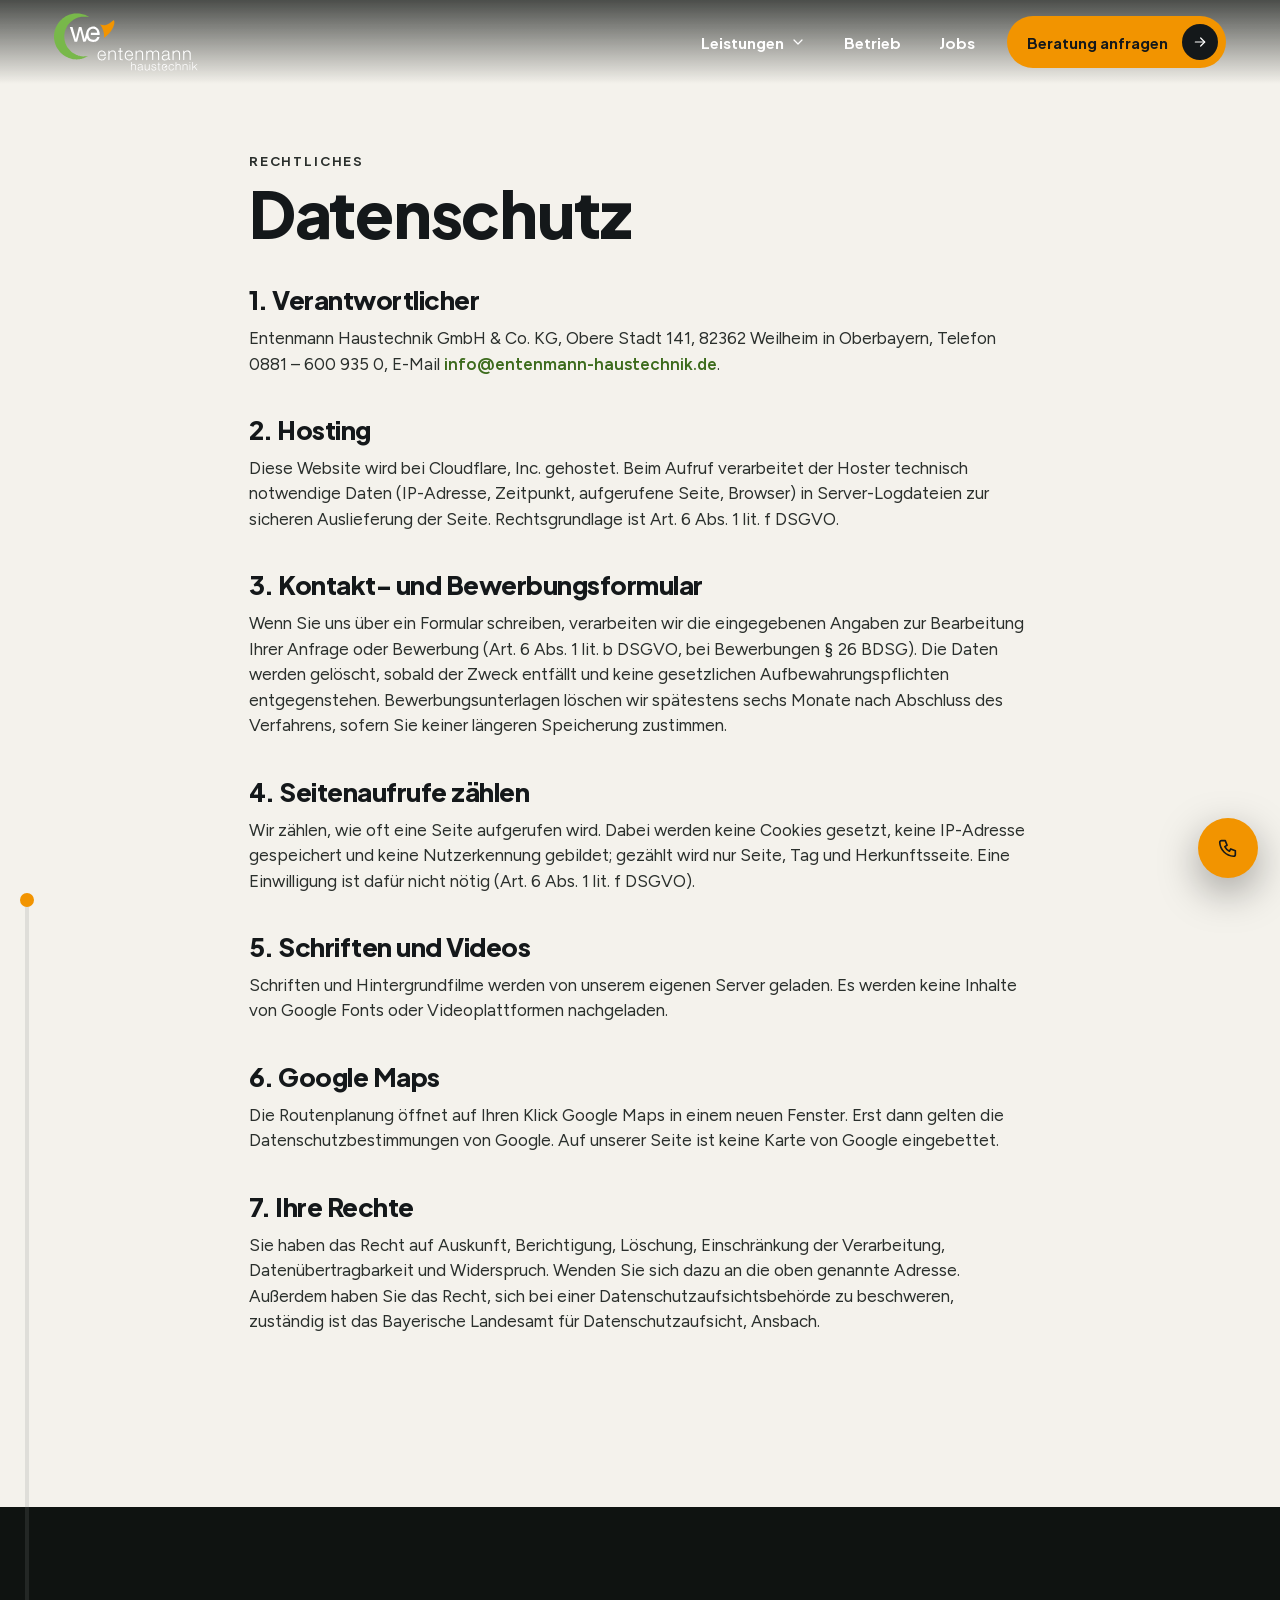
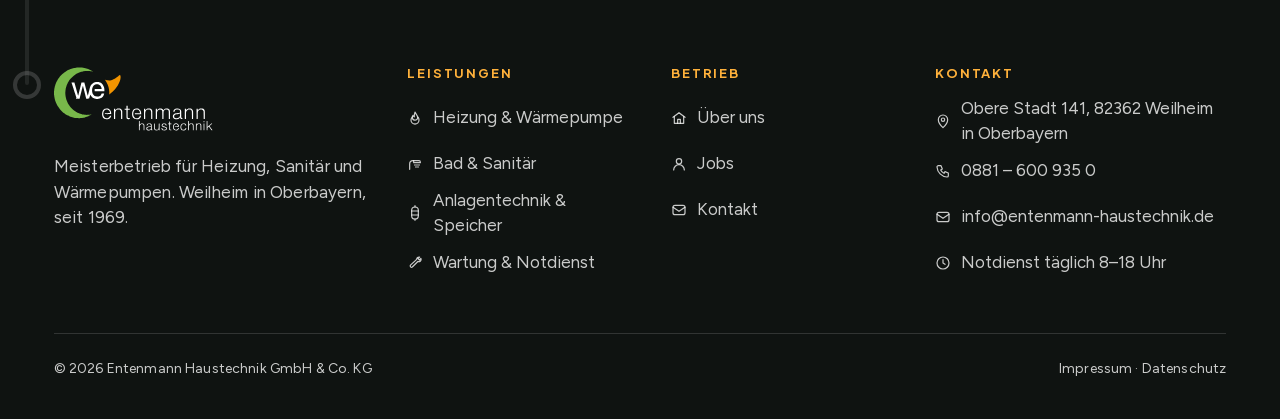
<file: datenschutz.html>
<!doctype html>
<html lang="de">
<head>
<meta charset="utf-8">
<meta name="viewport" content="width=device-width, initial-scale=1, viewport-fit=cover">
<title>Datenschutz | Entenmann Haustechnik GmbH &amp; Co. KG</title>
<meta name="description" content="Datenschutzerklärung der Entenmann Haustechnik GmbH &amp; Co. KG, Weilheim in Oberbayern.">
<meta name="robots" content="noindex,nofollow">
<link rel="canonical" href="https://entenmann-haustechnik.de/datenschutz">
<meta property="og:title" content="Datenschutz | Entenmann Haustechnik GmbH &amp; Co. KG">
<meta property="og:description" content="Datenschutzerklärung der Entenmann Haustechnik GmbH &amp; Co. KG, Weilheim in Oberbayern.">
<meta property="og:type" content="website">
<meta property="og:url" content="https://entenmann-haustechnik.de/datenschutz">
<meta property="og:image" content="https://entenmann-haustechnik.de/assets/img/og.jpg">
<meta property="og:locale" content="de_DE">
<meta name="theme-color" content="#0F1311">
<link rel="icon" href="assets/img/favicon.svg" type="image/svg+xml">
<link rel="apple-touch-icon" href="assets/img/apple-touch-icon.png">
<link rel="preload" href="assets/fonts/jakarta-800-latin.woff2" as="font" type="font/woff2" crossorigin>
<link rel="preload" href="assets/fonts/figtree-400-latin.woff2" as="font" type="font/woff2" crossorigin>
<style>@font-face {
  font-family: 'Plus Jakarta Sans';
  font-style: normal;
  font-weight: 500;
  font-display: swap;
  src: url(assets/fonts/jakarta-500-latin-ext.woff2) format('woff2');
  unicode-range: U+0100-02BA, U+02BD-02C5, U+02C7-02CC, U+02CE-02D7, U+02DD-02FF, U+0304, U+0308, U+0329, U+1D00-1DBF, U+1E00-1E9F, U+1EF2-1EFF, U+2020, U+20A0-20AB, U+20AD-20C4, U+2113, U+2C60-2C7F, U+A720-A7FF;
}
@font-face {
  font-family: 'Plus Jakarta Sans';
  font-style: normal;
  font-weight: 500;
  font-display: swap;
  src: url(assets/fonts/jakarta-500-latin.woff2) format('woff2');
  unicode-range: U+0000-00FF, U+0131, U+0152-0153, U+02BB-02BC, U+02C6, U+02DA, U+02DC, U+0304, U+0308, U+0329, U+2000-206F, U+20AC, U+2122, U+2191, U+2193, U+2212, U+2215, U+FEFF, U+FFFD;
}
@font-face {
  font-family: 'Plus Jakarta Sans';
  font-style: normal;
  font-weight: 700;
  font-display: swap;
  src: url(assets/fonts/jakarta-700-latin-ext.woff2) format('woff2');
  unicode-range: U+0100-02BA, U+02BD-02C5, U+02C7-02CC, U+02CE-02D7, U+02DD-02FF, U+0304, U+0308, U+0329, U+1D00-1DBF, U+1E00-1E9F, U+1EF2-1EFF, U+2020, U+20A0-20AB, U+20AD-20C4, U+2113, U+2C60-2C7F, U+A720-A7FF;
}
@font-face {
  font-family: 'Plus Jakarta Sans';
  font-style: normal;
  font-weight: 700;
  font-display: swap;
  src: url(assets/fonts/jakarta-700-latin.woff2) format('woff2');
  unicode-range: U+0000-00FF, U+0131, U+0152-0153, U+02BB-02BC, U+02C6, U+02DA, U+02DC, U+0304, U+0308, U+0329, U+2000-206F, U+20AC, U+2122, U+2191, U+2193, U+2212, U+2215, U+FEFF, U+FFFD;
}
@font-face {
  font-family: 'Plus Jakarta Sans';
  font-style: normal;
  font-weight: 800;
  font-display: swap;
  src: url(assets/fonts/jakarta-800-latin-ext.woff2) format('woff2');
  unicode-range: U+0100-02BA, U+02BD-02C5, U+02C7-02CC, U+02CE-02D7, U+02DD-02FF, U+0304, U+0308, U+0329, U+1D00-1DBF, U+1E00-1E9F, U+1EF2-1EFF, U+2020, U+20A0-20AB, U+20AD-20C4, U+2113, U+2C60-2C7F, U+A720-A7FF;
}
@font-face {
  font-family: 'Plus Jakarta Sans';
  font-style: normal;
  font-weight: 800;
  font-display: swap;
  src: url(assets/fonts/jakarta-800-latin.woff2) format('woff2');
  unicode-range: U+0000-00FF, U+0131, U+0152-0153, U+02BB-02BC, U+02C6, U+02DA, U+02DC, U+0304, U+0308, U+0329, U+2000-206F, U+20AC, U+2122, U+2191, U+2193, U+2212, U+2215, U+FEFF, U+FFFD;
}@font-face {
  font-family: 'Figtree';
  font-style: normal;
  font-weight: 400;
  font-display: swap;
  src: url(assets/fonts/figtree-400-latin-ext.woff2) format('woff2');
  unicode-range: U+0100-02BA, U+02BD-02C5, U+02C7-02CC, U+02CE-02D7, U+02DD-02FF, U+0304, U+0308, U+0329, U+1D00-1DBF, U+1E00-1E9F, U+1EF2-1EFF, U+2020, U+20A0-20AB, U+20AD-20C4, U+2113, U+2C60-2C7F, U+A720-A7FF;
}
@font-face {
  font-family: 'Figtree';
  font-style: normal;
  font-weight: 400;
  font-display: swap;
  src: url(assets/fonts/figtree-400-latin.woff2) format('woff2');
  unicode-range: U+0000-00FF, U+0131, U+0152-0153, U+02BB-02BC, U+02C6, U+02DA, U+02DC, U+0304, U+0308, U+0329, U+2000-206F, U+20AC, U+2122, U+2191, U+2193, U+2212, U+2215, U+FEFF, U+FFFD;
}
@font-face {
  font-family: 'Figtree';
  font-style: normal;
  font-weight: 500;
  font-display: swap;
  src: url(assets/fonts/figtree-500-latin-ext.woff2) format('woff2');
  unicode-range: U+0100-02BA, U+02BD-02C5, U+02C7-02CC, U+02CE-02D7, U+02DD-02FF, U+0304, U+0308, U+0329, U+1D00-1DBF, U+1E00-1E9F, U+1EF2-1EFF, U+2020, U+20A0-20AB, U+20AD-20C4, U+2113, U+2C60-2C7F, U+A720-A7FF;
}
@font-face {
  font-family: 'Figtree';
  font-style: normal;
  font-weight: 500;
  font-display: swap;
  src: url(assets/fonts/figtree-500-latin.woff2) format('woff2');
  unicode-range: U+0000-00FF, U+0131, U+0152-0153, U+02BB-02BC, U+02C6, U+02DA, U+02DC, U+0304, U+0308, U+0329, U+2000-206F, U+20AC, U+2122, U+2191, U+2193, U+2212, U+2215, U+FEFF, U+FFFD;
}
@font-face {
  font-family: 'Figtree';
  font-style: normal;
  font-weight: 600;
  font-display: swap;
  src: url(assets/fonts/figtree-600-latin-ext.woff2) format('woff2');
  unicode-range: U+0100-02BA, U+02BD-02C5, U+02C7-02CC, U+02CE-02D7, U+02DD-02FF, U+0304, U+0308, U+0329, U+1D00-1DBF, U+1E00-1E9F, U+1EF2-1EFF, U+2020, U+20A0-20AB, U+20AD-20C4, U+2113, U+2C60-2C7F, U+A720-A7FF;
}
@font-face {
  font-family: 'Figtree';
  font-style: normal;
  font-weight: 600;
  font-display: swap;
  src: url(assets/fonts/figtree-600-latin.woff2) format('woff2');
  unicode-range: U+0000-00FF, U+0131, U+0152-0153, U+02BB-02BC, U+02C6, U+02DA, U+02DC, U+0304, U+0308, U+0329, U+2000-206F, U+20AC, U+2122, U+2191, U+2193, U+2212, U+2215, U+FEFF, U+FFFD;
}</style>
<link rel="stylesheet" href="styles.css?v=8b8a66b7">

</head>
<body class="" data-seite="datenschutz">
<a class="skip" href="#inhalt">Zum Inhalt</a>
<header class="kopf" id="kopf"><div class="wrap">
<a class="marke" href="./" aria-label="Entenmann Haustechnik – zur Startseite"><svg viewBox="0 0 3152 1264" width="139" height="56" role="img" aria-label="Entenmann Haustechnik Logo"><g class="l-gruen" fill="#78B84A" transform="translate(0.000000,1264.000000) scale(0.100000,-0.100000)"><path d="M4900 12574 c-30 -2 -131 -8 -225 -14 -93 -6 -217 -17 -275 -26 -208
-31 -356 -57 -428 -75 -40 -11 -83 -19 -97 -19 -13 0 -48 -9 -77 -19 -29 -11
-71 -23 -93 -27 -22 -4 -52 -13 -67 -20 -15 -8 -37 -14 -48 -14 -12 0 -36 -6
-53 -14 -18 -8 -48 -19 -67 -24 -98 -28 -286 -100 -372 -143 -20 -11 -42 -19
-48 -19 -32 0 -451 -212 -555 -280 -16 -11 -44 -27 -61 -34 -17 -8 -36 -22
-44 -30 -7 -9 -17 -16 -23 -16 -11 0 -129 -78 -242 -160 -38 -27 -81 -58 -95
-67 -38 -26 -169 -132 -221 -177 -25 -23 -67 -59 -95 -81 -79 -64 -424 -413
-494 -500 -35 -44 -84 -102 -108 -130 -25 -27 -55 -66 -69 -85 -13 -19 -50
-73 -83 -120 -115 -163 -135 -192 -177 -258 -112 -181 -216 -371 -301 -552
-73 -157 -82 -177 -82 -189 0 -6 -9 -28 -20 -48 -11 -21 -20 -44 -20 -51 0 -8
-7 -26 -15 -40 -17 -31 -41 -96 -60 -164 -7 -25 -18 -55 -24 -66 -6 -11 -15
-37 -20 -58 -5 -22 -16 -59 -24 -84 -8 -25 -25 -81 -37 -125 -12 -44 -28 -102
-35 -130 -8 -27 -17 -68 -20 -90 -3 -22 -15 -80 -25 -130 -33 -155 -51 -282
-62 -439 -7 -101 -15 -156 -24 -167 -16 -18 -21 -708 -5 -724 11 -13 19 -69
31 -220 5 -66 13 -131 18 -146 6 -14 13 -56 17 -94 3 -39 15 -106 25 -150 10
-44 23 -102 28 -130 6 -27 16 -70 22 -95 41 -156 53 -200 66 -240 9 -25 20
-67 26 -94 5 -28 16 -59 24 -70 8 -11 14 -29 14 -39 0 -10 9 -35 20 -57 11
-22 20 -47 20 -57 0 -10 9 -35 20 -56 11 -20 20 -42 20 -48 0 -7 9 -33 21 -58
12 -25 29 -64 39 -86 86 -192 158 -337 240 -479 25 -43 58 -102 73 -130 16
-28 37 -60 48 -72 10 -11 19 -23 19 -27 0 -29 255 -375 416 -567 73 -86 405
-426 479 -489 114 -99 192 -162 270 -221 122 -92 179 -133 197 -145 8 -5 62
-41 119 -80 115 -78 131 -87 174 -110 17 -9 48 -27 70 -41 22 -13 56 -31 75
-40 19 -9 37 -19 40 -23 3 -4 68 -37 145 -75 135 -65 174 -84 268 -125 23 -10
58 -26 77 -34 38 -18 98 -40 170 -63 25 -8 59 -21 77 -29 17 -8 38 -15 46 -15
8 0 34 -9 58 -20 24 -11 54 -20 65 -20 12 0 41 -9 65 -20 24 -11 58 -20 74
-20 17 0 42 -6 57 -14 15 -8 42 -17 60 -20 18 -4 71 -15 118 -26 216 -49 342
-69 433 -71 10 0 31 -5 45 -11 27 -11 313 -27 522 -29 177 -3 445 11 550 28
52 8 133 19 179 23 46 5 98 14 116 20 18 6 68 17 111 25 86 15 133 26 234 56
36 11 74 19 85 19 11 0 38 9 60 19 22 10 57 21 79 25 21 4 52 13 70 20 17 8
56 23 86 33 140 51 232 87 340 135 63 28 360 178 418 210 26 14 61 34 77 43
73 39 85 47 85 54 0 20 -35 20 -92 1 -34 -11 -82 -20 -107 -20 -25 0 -107 -9
-181 -19 -150 -21 -686 -28 -770 -10 -25 5 -110 15 -189 24 -79 8 -173 21
-210 29 -36 8 -91 19 -121 25 -102 19 -165 34 -223 52 -31 11 -65 19 -75 19
-16 0 -58 13 -197 61 -27 9 -63 21 -80 27 -75 25 -103 36 -141 53 -23 11 -47
19 -53 19 -7 0 -29 8 -49 19 -20 10 -57 28 -82 39 -182 81 -479 244 -631 347
-24 16 -51 34 -61 40 -37 23 -194 142 -353 268 -158 125 -554 549 -690 740
-46 63 -220 322 -234 347 -7 14 -21 38 -30 53 -49 86 -75 135 -135 257 -36 74
-75 152 -86 172 -11 20 -20 42 -20 49 0 6 -8 30 -19 53 -10 23 -28 64 -38 91
-19 47 -28 71 -54 148 -6 17 -19 55 -29 82 -16 47 -25 79 -51 178 -6 23 -20
69 -30 103 -11 33 -19 71 -19 84 0 12 -9 62 -19 109 -64 281 -114 824 -93
1002 6 52 16 166 23 254 6 88 20 207 30 265 10 58 19 117 19 131 0 15 7 49 15
75 8 27 21 81 29 119 8 39 24 104 35 145 12 41 28 98 36 125 64 224 133 396
275 685 39 80 75 152 80 160 5 8 31 52 57 98 71 123 85 145 121 196 17 26 32
51 32 55 0 5 6 14 14 20 8 7 36 44 62 84 26 40 62 88 79 107 18 19 56 66 85
104 199 260 727 739 961 872 10 6 27 18 36 26 10 8 25 18 33 22 8 3 35 20 60
36 25 16 59 36 75 45 17 8 46 25 65 37 47 29 383 198 394 198 5 0 27 8 50 19
123 56 301 122 391 145 28 7 60 18 72 24 12 7 31 12 42 12 11 0 42 7 68 16 47
16 109 32 223 54 30 6 85 18 121 26 37 8 109 19 160 25 52 5 135 16 184 24 90
14 807 15 895 1 19 -4 86 -13 149 -21 63 -8 128 -19 145 -24 17 -6 56 -13 86
-17 30 -3 84 -15 119 -25 72 -22 135 -25 129 -7 -2 6 -29 25 -59 41 -30 16
-61 35 -69 42 -8 8 -26 19 -40 25 -14 6 -43 22 -65 35 -22 14 -53 32 -70 40
-16 9 -66 36 -110 60 -119 67 -281 144 -415 200 -36 15 -84 35 -108 46 -23 10
-50 19 -60 19 -9 1 -35 9 -57 20 -22 11 -48 19 -58 20 -10 0 -32 7 -50 16 -17
9 -54 23 -82 30 -49 13 -75 19 -205 54 -274 73 -675 136 -915 144 -71 3 -186
7 -255 9 -69 3 -150 3 -180 1z"/></g><g class="l-orange" fill="#F29400" transform="translate(0.000000,1264.000000) scale(0.100000,-0.100000)"><path d="M12980 11054 c-64 -35 -418 -314 -450 -355 -23 -30 -391 -299 -409
-299 -5 0 -14 -7 -21 -15 -6 -8 -41 -28 -76 -45 -35 -18 -66 -35 -69 -39 -4
-7 -57 -34 -240 -122 -22 -10 -46 -19 -52 -19 -7 0 -32 -8 -55 -19 -44 -19
-126 -44 -258 -80 -169 -45 -501 -66 -655 -42 -38 6 -92 14 -120 17 -99 10
-339 71 -398 100 -29 14 -77 19 -77 8 0 -3 32 -48 70 -99 39 -51 70 -97 70
-101 0 -4 8 -17 18 -28 25 -28 142 -220 142 -233 0 -6 6 -15 13 -21 21 -18
227 -438 227 -465 0 -7 9 -25 20 -42 11 -16 20 -38 20 -48 0 -11 7 -33 15 -50
19 -42 42 -107 66 -184 10 -35 28 -93 40 -130 21 -70 28 -97 59 -223 23 -97
38 -168 51 -255 6 -38 17 -108 25 -155 24 -143 36 -378 32 -650 -2 -210 0
-260 10 -260 26 0 640 557 888 804 300 301 441 471 645 781 111 169 122 185
136 215 7 14 22 39 33 55 11 17 27 44 36 60 8 17 35 66 60 110 43 78 65 123
146 295 243 514 344 980 285 1302 -17 88 -65 206 -98 239 -26 26 -74 23 -129
-7z"/></g><g class="l-grau" fill="#575759" transform="translate(0.000000,1264.000000) scale(0.100000,-0.100000)"><path d="M8345 9685 c-60 -8 -132 -20 -160 -28 -27 -9 -66 -20 -85 -26 -74
-21 -136 -45 -150 -56 -8 -7 -26 -16 -40 -20 -14 -4 -30 -11 -36 -16 -6 -5
-37 -23 -70 -40 -120 -64 -270 -192 -368 -313 -84 -105 -146 -192 -146 -205 0
-4 -8 -19 -19 -32 -10 -13 -22 -35 -26 -49 -4 -14 -13 -32 -20 -40 -7 -8 -17
-28 -23 -45 -6 -16 -23 -61 -37 -100 -35 -92 -64 -196 -76 -270 -6 -33 -17
-82 -24 -110 -27 -94 -46 -170 -61 -238 -7 -38 -17 -74 -21 -80 -4 -6 -12 -39
-19 -72 -7 -33 -17 -73 -23 -90 -11 -32 -34 -124 -55 -220 -7 -33 -20 -82 -28
-110 -22 -72 -38 -132 -52 -200 -7 -33 -17 -69 -23 -80 -6 -11 -14 -42 -18
-69 -20 -133 -69 -221 -86 -156 -11 37 -30 117 -44 185 -14 63 -37 150 -60
225 -8 25 -17 65 -21 90 -3 25 -10 53 -15 62 -5 10 -16 48 -23 85 -15 69 -36
152 -61 233 -8 25 -17 65 -21 90 -3 25 -10 53 -15 62 -5 10 -16 48 -24 85 -16
80 -40 171 -59 233 -8 25 -18 65 -22 90 -3 25 -10 52 -15 61 -4 9 -15 47 -23
85 -22 96 -44 181 -60 234 -8 25 -18 65 -22 90 -3 25 -10 53 -15 62 -5 10 -16
48 -24 85 -17 82 -40 172 -60 233 -8 25 -19 68 -24 95 -9 47 -23 106 -40 165
-6 25 -6 25 -294 28 -287 2 -287 2 -293 -25 -3 -16 -12 -48 -19 -73 -16 -53
-41 -151 -59 -235 -7 -33 -18 -76 -24 -95 -14 -43 -40 -153 -58 -243 -8 -37
-18 -75 -23 -85 -5 -9 -12 -39 -16 -67 -4 -27 -13 -64 -21 -82 -7 -18 -16 -54
-20 -80 -3 -26 -13 -63 -20 -81 -7 -18 -16 -57 -20 -85 -4 -29 -12 -66 -20
-84 -7 -18 -16 -54 -20 -80 -3 -26 -12 -62 -20 -80 -7 -18 -16 -54 -20 -80 -3
-26 -12 -62 -20 -80 -7 -18 -16 -54 -20 -80 -3 -26 -13 -63 -20 -81 -7 -18
-16 -57 -20 -85 -4 -29 -12 -66 -20 -84 -7 -18 -16 -54 -20 -80 -3 -26 -12
-62 -20 -80 -7 -18 -16 -54 -20 -80 -3 -26 -12 -62 -20 -80 -7 -18 -16 -54
-20 -80 -3 -26 -13 -64 -20 -83 -7 -19 -18 -62 -23 -96 -11 -73 -40 -139 -61
-139 -10 0 -19 18 -27 55 -20 99 -45 195 -55 220 -6 14 -17 50 -24 80 -7 30
-22 87 -33 125 -11 39 -27 97 -36 130 -18 69 -36 133 -64 225 -10 36 -22 83
-26 105 -4 21 -13 52 -21 67 -8 15 -14 37 -14 50 -1 13 -8 41 -16 63 -8 22
-21 67 -29 100 -8 33 -24 94 -36 135 -11 41 -28 102 -36 135 -8 33 -21 76 -28
95 -8 19 -17 55 -21 80 -3 25 -12 56 -19 70 -7 14 -16 45 -20 70 -4 25 -12 54
-17 64 -6 11 -16 45 -24 75 -20 89 -43 173 -55 206 -6 17 -17 55 -25 85 -25
103 -45 175 -64 238 -11 34 -20 71 -20 81 0 49 -13 51 -306 51 -313 0 -301 4
-267 -83 26 -65 50 -137 67 -202 14 -50 23 -77 56 -170 10 -27 22 -66 25 -85
4 -19 13 -46 20 -60 7 -14 17 -44 21 -65 4 -22 13 -49 20 -60 7 -11 16 -38 20
-60 3 -22 12 -51 19 -65 7 -14 16 -41 19 -60 4 -19 14 -48 21 -65 8 -16 26
-70 40 -120 15 -49 33 -106 40 -125 24 -62 46 -134 55 -176 5 -22 15 -56 23
-75 23 -56 48 -131 58 -179 6 -25 16 -58 24 -75 19 -41 44 -121 56 -175 5 -25
16 -56 24 -70 7 -14 16 -43 20 -65 4 -22 12 -46 18 -53 5 -7 16 -36 23 -65 14
-56 38 -131 59 -187 7 -19 23 -69 35 -110 12 -41 30 -97 40 -125 35 -100 70
-215 70 -229 0 -8 7 -27 14 -43 18 -35 44 -113 57 -173 5 -25 16 -56 24 -70 7
-14 16 -42 20 -63 11 -56 17 -58 312 -55 268 3 268 3 290 48 12 25 24 65 28
90 3 25 12 65 20 90 16 53 40 147 60 242 7 37 18 75 23 85 6 10 13 41 17 68 4
28 12 61 18 75 5 14 15 52 22 85 7 33 18 74 23 90 13 35 37 130 57 228 8 37
19 75 24 85 5 9 12 40 16 67 4 28 13 64 21 82 7 18 16 54 20 80 3 26 12 64 20
83 7 19 15 53 19 75 3 22 12 60 20 85 20 61 43 151 60 233 8 37 19 75 24 85 5
9 12 40 16 67 4 28 13 64 21 82 7 18 16 54 20 80 3 26 13 64 20 83 7 19 18 62
24 94 14 69 45 146 59 146 16 0 23 -18 32 -78 8 -59 29 -144 53 -222 8 -25 18
-65 22 -90 3 -25 10 -53 15 -62 5 -10 16 -48 24 -85 16 -80 40 -171 59 -233 8
-25 18 -65 22 -90 3 -25 10 -53 15 -62 5 -10 16 -48 24 -85 16 -80 40 -171 59
-233 8 -25 18 -65 22 -90 3 -25 10 -53 15 -62 5 -10 16 -48 23 -85 15 -69 36
-152 61 -233 8 -25 17 -65 20 -89 4 -24 13 -58 20 -75 7 -17 16 -53 20 -81 4
-27 13 -61 20 -75 7 -14 16 -47 19 -73 4 -26 13 -62 20 -80 8 -18 17 -54 20
-80 4 -26 13 -62 21 -80 7 -18 16 -56 20 -84 14 -105 8 -103 310 -103 198 0
265 3 273 13 14 16 35 73 67 182 14 50 32 104 40 120 7 17 17 46 20 65 3 19
12 51 20 70 20 52 45 129 60 185 18 69 52 145 65 145 6 0 16 -12 22 -27 69
-168 215 -369 341 -471 80 -64 193 -142 206 -142 5 0 19 -9 33 -19 13 -11 38
-23 54 -27 16 -4 36 -12 44 -19 19 -15 98 -43 171 -60 31 -7 72 -18 91 -24 43
-14 299 -41 398 -41 77 0 378 27 391 36 4 2 40 13 81 24 111 29 218 69 268
101 8 5 24 13 35 18 114 50 334 250 397 361 10 19 30 53 43 75 14 22 29 51 35
65 5 14 14 32 19 41 20 34 71 172 71 190 0 11 6 32 14 47 17 35 26 95 17 111
-8 13 -486 19 -499 7 -3 -4 -17 -42 -32 -86 -15 -44 -29 -82 -32 -85 -3 -3
-20 -35 -38 -71 -59 -116 -216 -260 -323 -296 -18 -6 -41 -17 -52 -24 -11 -6
-38 -15 -60 -19 -22 -3 -60 -13 -85 -22 -147 -50 -599 4 -700 83 -8 6 -26 15
-38 19 -100 30 -344 281 -378 387 -3 13 -13 32 -20 43 -8 11 -14 26 -14 35 0
8 -8 31 -19 50 -10 19 -22 55 -26 80 -4 25 -12 53 -17 63 -5 10 -16 55 -24
100 -9 45 -20 105 -26 132 -13 66 -12 407 1 470 6 28 17 82 24 120 15 75 42
164 62 205 7 14 16 39 19 57 4 17 14 37 22 44 8 6 14 19 14 29 0 9 9 29 20 43
11 14 20 29 20 35 0 51 284 322 337 322 6 0 16 7 23 15 7 8 19 15 28 15 8 0
33 9 56 19 169 79 489 79 662 0 23 -11 44 -19 48 -19 27 0 185 -108 253 -173
72 -69 173 -199 173 -222 0 -5 6 -16 13 -24 7 -9 23 -41 34 -71 52 -133 65
-182 66 -263 l2 -82 -674 -3 c-478 -1 -678 -5 -688 -13 -15 -13 -19 -413 -5
-437 12 -18 1911 -18 1925 0 13 20 -1 382 -19 473 -9 44 -19 105 -24 135 -9
59 -31 134 -61 215 -10 28 -19 56 -19 63 0 17 -60 147 -118 257 -28 53 -106
163 -165 233 -60 72 -271 251 -319 272 -24 11 -46 23 -89 52 -15 9 -40 20 -55
24 -16 4 -38 12 -49 17 -121 65 -491 101 -740 72z"/><path d="M14384 4989 c-3 -6 -6 -135 -5 -287 1 -166 -3 -283 -8 -292 -8 -12
-44 -16 -183 -20 l-173 -5 2 -89 c1 -62 5 -91 15 -97 7 -5 83 -9 169 -9 139 0
158 -2 165 -17 5 -10 12 -362 15 -783 6 -809 8 -848 53 -919 77 -121 219 -155
589 -142 15 1 17 12 17 90 0 126 9 118 -129 113 -193 -7 -259 32 -280 165 -14
92 -16 1429 -1 1467 10 26 10 26 204 26 224 0 206 -10 206 116 0 73 -2 84 -17
85 -10 0 -97 0 -194 -1 -153 -1 -179 1 -193 16 -15 15 -17 46 -15 294 1 153
-2 283 -5 289 -5 7 -48 11 -116 11 -68 0 -111 -4 -116 -11z"/><path d="M10325 4440 c-78 -8 -201 -42 -260 -74 -16 -9 -33 -16 -38 -16 -8 0
-95 -60 -150 -104 -75 -60 -210 -252 -232 -328 -3 -13 -12 -39 -20 -58 -49
-128 -84 -333 -85 -497 0 -100 28 -330 45 -376 8 -20 15 -46 15 -57 0 -21 50
-151 67 -172 6 -7 14 -24 18 -37 10 -32 67 -115 114 -165 45 -48 179 -156 193
-156 6 0 19 -6 27 -13 84 -70 443 -120 621 -87 151 28 208 46 300 94 129 69
268 225 326 366 4 8 14 33 24 55 10 22 21 55 25 73 4 18 13 45 21 61 27 54 14
61 -106 61 -123 0 -134 -5 -145 -69 -4 -22 -13 -45 -20 -51 -8 -6 -17 -25 -20
-41 -4 -16 -11 -31 -16 -34 -4 -3 -16 -21 -24 -39 -52 -109 -240 -241 -380
-266 -262 -48 -455 8 -616 178 -79 84 -160 224 -176 304 -3 18 -10 42 -16 53
-30 58 -46 367 -26 512 31 235 166 475 324 577 85 55 98 62 170 86 244 81 545
-30 689 -254 29 -46 43 -73 93 -181 7 -16 18 -55 24 -85 26 -142 30 -172 24
-178 -4 -4 -235 -9 -513 -12 l-507 -5 2 -89 c1 -62 5 -91 15 -97 26 -17 1224
-11 1238 6 28 33 -15 406 -55 485 -7 14 -16 41 -20 60 -4 19 -14 46 -21 60 -8
14 -18 36 -24 50 -10 26 -13 31 -66 115 -99 157 -287 284 -494 335 -54 13
-256 19 -345 10z"/><path d="M12686 4438 c-43 -5 -90 -15 -105 -22 -14 -7 -39 -16 -56 -20 -16 -4
-37 -13 -45 -21 -8 -7 -26 -16 -40 -20 -59 -18 -218 -168 -234 -222 -7 -23
-39 -39 -57 -28 -7 5 -10 53 -8 144 l3 136 -122 0 -122 0 0 -1009 c0 -801 2
-1011 12 -1018 17 -10 199 -10 216 1 10 6 13 126 12 602 0 356 4 628 10 679
10 78 41 193 61 230 5 8 13 24 18 36 9 21 38 64 81 123 29 38 156 141 175 141
7 0 18 7 25 15 7 8 28 18 49 21 20 4 52 14 71 22 60 25 259 21 345 -8 185 -62
269 -165 316 -385 17 -83 19 -141 19 -776 0 -575 2 -688 14 -698 9 -8 50 -11
117 -9 l104 3 3 740 c1 468 -2 758 -8 790 -5 27 -15 73 -20 100 -32 157 -152
324 -270 374 -14 6 -32 15 -40 20 -85 52 -338 81 -524 59z"/><path d="M16270 4439 c-234 -25 -453 -159 -580 -354 -63 -98 -69 -107 -80
-135 -6 -14 -17 -38 -25 -55 -81 -173 -120 -578 -76 -790 6 -27 15 -72 20
-100 15 -78 61 -206 92 -255 5 -8 13 -25 19 -37 17 -41 82 -128 139 -186 154
-160 362 -237 641 -237 249 0 426 56 580 183 86 71 176 185 195 249 4 13 13
30 20 38 13 17 38 86 62 173 21 76 17 78 -117 75 -105 -3 -105 -3 -114 -33
-11 -36 -44 -114 -57 -135 -5 -8 -15 -28 -22 -45 -32 -69 -195 -221 -259 -240
-12 -4 -32 -13 -43 -20 -89 -55 -396 -52 -503 5 -20 11 -40 20 -44 20 -44 0
-278 241 -278 287 0 5 -7 22 -16 38 -30 56 -62 169 -79 276 -35 220 4 581 72
660 7 8 13 22 13 31 0 8 8 26 18 39 10 13 23 35 29 49 36 83 215 230 332 272
139 49 363 38 461 -23 8 -5 29 -16 45 -23 73 -34 196 -171 263 -294 30 -54 62
-159 68 -220 4 -37 11 -77 15 -89 19 -53 8 -54 -520 -53 -266 1 -487 -2 -491
-7 -4 -4 -4 -48 -1 -98 l6 -90 625 0 625 0 -1 110 c-2 115 -32 312 -58 380 -8
22 -15 50 -16 61 0 12 -6 27 -14 33 -8 7 -18 27 -22 44 -7 34 -14 47 -82 150
-73 111 -224 245 -297 263 -13 3 -29 12 -36 20 -6 7 -27 16 -48 20 -20 4 -48
13 -62 20 -53 26 -257 38 -399 23z"/><path d="M18651 4438 c-47 -5 -94 -16 -105 -24 -11 -8 -30 -14 -41 -14 -11 0
-31 -7 -45 -15 -14 -7 -38 -20 -55 -28 -85 -40 -201 -149 -239 -225 -20 -38
-44 -51 -57 -31 -5 8 -9 75 -7 149 l2 135 -122 0 -122 0 0 -1009 c0 -801 2
-1011 12 -1018 17 -10 199 -10 216 1 10 6 13 124 12 592 0 703 6 771 83 939
47 102 174 238 262 282 200 99 455 98 610 -4 61 -40 155 -153 155 -186 0 -7 6
-23 14 -35 16 -23 33 -105 46 -222 5 -38 9 -358 9 -711 1 -484 4 -643 13 -652
8 -8 48 -12 115 -12 100 0 103 1 109 24 15 60 -2 1499 -18 1551 -9 28 -19 67
-23 89 -3 21 -15 55 -26 75 -10 20 -19 39 -19 43 0 10 -65 105 -94 136 -22 25
-98 77 -151 105 -118 61 -335 87 -534 65z"/><path d="M20971 4438 c-47 -5 -97 -16 -112 -24 -16 -8 -34 -14 -41 -14 -65 0
-264 -160 -332 -268 -53 -84 -69 -53 -65 126 l3 127 -94 5 c-52 3 -103 4 -112
2 -17 -4 -18 -60 -18 -1007 0 -552 3 -1010 6 -1019 9 -24 219 -24 228 0 3 9 6
295 6 638 0 621 0 621 25 726 44 187 87 272 183 363 210 195 552 207 718 23
24 -26 44 -54 44 -60 0 -7 5 -17 12 -24 6 -6 23 -44 37 -84 25 -73 25 -73 31
-833 l5 -760 106 -3 c79 -2 109 1 117 11 8 9 12 208 15 673 4 666 8 742 43
829 81 201 170 296 334 355 84 30 309 34 355 5 11 -6 35 -15 53 -18 54 -11
130 -70 170 -132 88 -135 92 -185 92 -1029 -1 -544 2 -681 12 -688 17 -10 199
-10 216 0 16 10 18 1366 2 1497 -17 144 -23 180 -35 200 -7 11 -15 32 -19 46
-33 146 -214 291 -411 330 -67 14 -319 14 -375 1 -63 -15 -142 -43 -160 -57
-8 -6 -26 -16 -40 -22 -79 -34 -219 -173 -241 -240 -14 -45 -41 -43 -62 5 -30
67 -94 157 -138 193 -50 41 -136 89 -159 89 -9 0 -24 6 -35 14 -11 7 -66 19
-123 25 -114 12 -122 12 -241 -1z"/><path d="M24320 4435 c-107 -13 -211 -40 -265 -69 -16 -9 -33 -16 -38 -16 -12
0 -110 -70 -150 -109 -35 -32 -78 -92 -115 -160 -49 -87 -91 -310 -58 -312 9
0 57 0 106 0 50 0 97 0 105 0 10 1 15 12 15 35 0 45 25 128 58 195 27 53 142
171 167 171 7 0 18 6 24 14 6 7 28 16 49 20 21 3 53 13 72 22 46 23 323 24
390 1 25 -8 59 -18 77 -22 17 -3 37 -13 44 -21 6 -8 18 -14 26 -14 17 0 133
-108 133 -124 0 -6 10 -29 22 -51 19 -35 22 -55 23 -160 0 -120 0 -121 -34
-173 -43 -68 -101 -98 -219 -112 -48 -6 -114 -15 -147 -20 -33 -6 -107 -14
-165 -20 -174 -16 -451 -72 -483 -98 -7 -5 -27 -13 -44 -17 -18 -3 -35 -11
-39 -16 -3 -5 -21 -16 -40 -24 -58 -24 -156 -131 -193 -209 -61 -129 -65 -372
-9 -506 41 -97 138 -213 201 -240 12 -6 29 -14 37 -20 8 -5 26 -14 40 -20 14
-5 32 -14 40 -19 62 -38 355 -64 480 -42 124 21 173 33 194 46 12 7 32 16 45
20 25 8 97 55 162 107 19 16 59 59 87 96 95 124 114 129 119 26 7 -131 71
-215 180 -235 63 -12 240 -6 255 9 5 5 8 49 6 98 -3 89 -3 89 -68 89 -80 0
-114 20 -141 83 -18 41 -19 79 -19 645 0 347 -5 632 -10 672 -53 367 -391 544
-920 480z m688 -1223 c-5 -243 -16 -290 -96 -411 -70 -106 -219 -225 -308
-247 -16 -4 -38 -13 -49 -19 -25 -16 -188 -45 -248 -45 -70 0 -186 27 -247 57
-54 27 -180 143 -180 166 0 7 -10 30 -22 52 -36 65 -32 212 8 284 63 115 191
194 379 235 33 7 80 18 105 24 47 12 216 37 355 53 44 6 103 16 132 24 28 8
61 15 72 15 12 0 31 11 43 25 17 20 25 22 40 14 19 -10 20 -20 16 -227z"/><path d="M26743 4439 c-40 -5 -86 -15 -102 -24 -17 -8 -37 -15 -46 -15 -17 0
-103 -43 -153 -77 -77 -51 -182 -164 -201 -216 -24 -63 -36 -24 -39 124 -1 79
-7 148 -11 152 -11 11 -204 13 -220 3 -12 -8 -17 -1990 -5 -2020 9 -24 219
-24 228 0 3 9 6 296 6 639 0 735 -2 715 99 924 31 64 159 199 216 226 22 11
47 25 55 31 83 59 336 77 465 33 146 -49 251 -158 295 -304 6 -22 16 -56 22
-75 8 -23 13 -282 17 -760 l6 -725 104 -3 c67 -2 108 1 117 9 18 15 21 1326 3
1491 -12 111 -40 211 -85 298 -35 69 -160 195 -202 205 -17 3 -36 13 -42 20
-7 8 -28 17 -49 21 -20 4 -48 13 -62 20 -51 26 -283 39 -416 23z"/><path d="M29073 4439 c-40 -5 -85 -15 -100 -23 -16 -7 -44 -17 -63 -21 -19 -4
-46 -16 -59 -26 -13 -11 -27 -19 -32 -19 -29 0 -173 -126 -214 -188 -72 -109
-79 -102 -80 79 l0 144 -110 6 c-72 3 -113 2 -120 -5 -7 -7 -8 -355 -5 -1021
l5 -1010 106 -3 c80 -2 109 1 117 11 8 10 13 198 15 653 4 759 7 778 122 954
56 85 182 200 220 200 5 0 16 6 24 13 63 54 380 86 443 45 13 -8 37 -18 54
-21 94 -18 212 -144 260 -277 35 -99 37 -135 41 -850 3 -551 6 -716 16 -722
16 -10 198 -10 215 0 20 13 17 1376 -4 1531 -8 63 -21 126 -28 140 -7 14 -16
38 -19 52 -21 88 -152 236 -247 281 -162 75 -349 101 -557 77z"/><path d="M16865 1951 c-13 -22 -6 -1824 7 -1833 20 -12 113 -9 126 4 9 9 12
108 12 382 0 418 9 506 61 612 53 107 143 192 227 214 20 5 57 14 82 20 107
28 254 -21 322 -106 78 -98 80 -118 85 -649 3 -302 8 -464 15 -472 12 -14 105
-18 126 -4 20 12 17 920 -4 1034 -32 178 -111 261 -304 319 -53 16 -298 6
-335 -13 -16 -9 -48 -24 -70 -35 -22 -10 -75 -54 -118 -98 -42 -43 -80 -76
-83 -73 -4 3 -6 157 -5 342 2 246 -1 340 -10 351 -13 16 -124 20 -134 5z"/><path d="M26642 1948 c-19 -19 -17 -1811 2 -1827 9 -7 40 -11 78 -9 l63 3 6
455 c5 455 5 455 30 510 76 168 154 231 339 271 157 34 334 -68 371 -214 25
-99 28 -154 29 -567 0 -239 4 -441 9 -448 5 -9 27 -12 72 -10 l64 3 3 495 c3
485 2 497 -20 575 -12 44 -28 87 -35 96 -7 8 -13 20 -13 26 0 33 -97 111 -174
139 -80 30 -129 36 -254 32 -120 -4 -131 -6 -196 -38 -65 -31 -153 -106 -183
-155 -12 -20 -12 -20 -28 0 -14 17 -16 63 -15 337 1 175 -1 322 -5 328 -9 14
-128 13 -143 -2z"/><path d="M29693 1943 c-5 -10 -6 -65 -3 -123 5 -105 5 -105 72 -108 81 -4 80
-5 76 143 -3 100 -3 100 -70 103 -56 2 -68 0 -75 -15z"/><path d="M30305 1951 c-13 -22 -6 -1824 7 -1833 20 -12 113 -9 126 4 9 9 12
76 12 241 0 136 4 236 10 247 6 11 62 63 126 116 138 114 140 115 210 14 27
-39 67 -95 89 -125 22 -30 58 -79 80 -110 22 -31 60 -81 84 -113 24 -31 62
-84 84 -117 22 -33 60 -84 84 -112 45 -53 45 -53 129 -53 101 0 107 11 47 90
-21 27 -56 74 -78 104 -22 31 -58 81 -80 111 -22 30 -57 78 -78 107 -87 122
-207 286 -241 331 -76 98 -77 95 56 209 53 46 159 137 235 203 76 66 149 128
162 137 39 28 16 38 -85 38 -95 0 -95 0 -162 -59 -268 -235 -349 -306 -437
-383 -55 -47 -120 -105 -145 -127 -25 -23 -54 -41 -67 -41 -23 0 -23 0 -23
553 0 417 -3 556 -12 565 -14 14 -124 16 -133 3z"/><path d="M22882 1838 c-9 -9 -12 -62 -12 -194 0 -137 -3 -184 -13 -192 -7 -6
-58 -13 -113 -14 -99 -3 -99 -3 -99 -58 0 -55 0 -55 99 -58 55 -1 105 -7 112
-13 10 -8 13 -134 16 -532 3 -573 2 -561 65 -619 43 -41 112 -58 240 -58 61 0
114 3 116 8 3 4 6 32 8 62 4 55 4 55 -98 60 -100 5 -104 6 -135 38 -33 32 -33
32 -36 522 -2 332 1 497 8 510 10 18 21 20 129 20 131 0 138 3 138 60 0 57 -7
60 -138 60 -83 0 -120 4 -126 13 -4 6 -10 98 -13 202 -5 190 -5 190 -70 193
-42 2 -70 -2 -78 -10z"/><path d="M24086 1479 c-32 -5 -78 -18 -101 -29 -23 -11 -44 -20 -48 -20 -17 0
-101 -67 -147 -116 -180 -198 -228 -574 -113 -889 33 -92 173 -265 214 -265 7
0 20 -6 28 -13 62 -53 302 -84 441 -57 207 40 329 150 413 374 33 86 28 94
-58 90 -71 -3 -85 -8 -85 -30 0 -58 -101 -196 -187 -254 -108 -74 -335 -78
-436 -8 -78 54 -155 144 -172 200 -4 12 -12 29 -17 36 -38 46 -57 354 -30 477
64 298 353 466 594 346 66 -33 188 -144 188 -172 0 -7 6 -20 13 -28 16 -19 53
-130 60 -182 10 -66 21 -63 -340 -69 -328 -5 -328 -5 -324 -55 1 -27 8 -53 15
-57 6 -4 187 -8 402 -8 348 0 393 2 398 16 9 23 7 142 -3 189 -18 86 -44 171
-62 204 -11 20 -19 39 -19 44 0 18 -93 134 -137 170 -117 97 -290 135 -487
106z"/><path d="M18740 1470 c-59 -14 -134 -42 -150 -55 -8 -7 -25 -16 -36 -19 -27
-8 -114 -100 -114 -119 0 -8 -6 -20 -14 -26 -8 -7 -18 -27 -21 -44 -4 -18 -13
-53 -21 -79 -24 -75 -15 -88 60 -88 74 0 80 5 100 83 50 190 261 276 516 209
127 -33 201 -151 185 -292 -8 -65 -63 -130 -109 -130 -15 0 -35 -4 -44 -9 -10
-5 -74 -14 -142 -20 -69 -6 -154 -18 -190 -26 -36 -7 -84 -16 -107 -20 -83
-11 -213 -77 -255 -129 -69 -86 -72 -98 -72 -246 0 -131 1 -136 29 -185 31
-52 120 -145 139 -145 7 0 30 -9 51 -20 54 -28 196 -41 311 -30 149 14 242 68
352 205 24 29 45 13 62 -49 27 -99 107 -141 227 -120 51 8 60 23 54 81 -6 48
-6 48 -44 45 -33 -3 -43 1 -72 32 -34 36 -34 36 -37 484 -4 505 -4 509 -101
605 -40 40 -59 51 -152 92 -45 20 -341 31 -405 15z m506 -687 c13 -69 -3 -258
-26 -300 -11 -21 -20 -42 -20 -48 0 -43 -169 -179 -250 -201 -25 -7 -61 -18
-80 -23 -166 -51 -374 71 -396 233 -18 127 107 257 272 281 27 4 59 11 71 16
13 5 81 16 153 24 71 9 153 24 182 34 79 28 86 26 94 -16z"/><path d="M21700 1470 c-108 -27 -225 -91 -266 -147 -71 -95 -89 -263 -39 -359
26 -50 98 -124 120 -124 7 0 18 -6 24 -14 7 -8 27 -18 44 -22 18 -3 41 -11 52
-18 22 -12 128 -39 242 -61 252 -49 363 -130 363 -265 0 -100 -87 -202 -197
-229 -21 -6 -56 -15 -78 -20 -63 -16 -147 -13 -215 9 -34 11 -66 20 -71 20
-18 0 -96 60 -125 97 -35 43 -74 125 -74 157 0 41 -16 50 -80 51 -78 1 -87 -8
-72 -78 35 -170 146 -316 258 -343 16 -3 39 -12 50 -20 53 -33 409 -36 448 -5
6 5 30 14 54 21 89 23 179 101 233 200 35 66 35 233 0 300 -25 47 -108 140
-125 140 -5 0 -17 6 -25 13 -26 21 -122 55 -176 63 -27 3 -64 12 -81 19 -17 7
-55 16 -85 20 -205 26 -359 133 -359 249 0 84 86 184 179 208 128 34 145 33
294 -2 73 -18 168 -114 192 -195 24 -80 25 -81 97 -80 63 0 63 0 62 55 -3 149
-92 268 -254 338 -60 26 -315 41 -390 22z"/><path d="M25570 1474 c-171 -34 -346 -179 -413 -344 -62 -150 -89 -430 -53
-537 9 -26 16 -55 16 -65 0 -11 11 -43 24 -71 13 -29 26 -59 30 -67 43 -97
203 -247 284 -266 15 -4 36 -12 48 -19 64 -40 344 -36 422 5 20 11 40 20 44
20 22 0 133 90 167 135 61 81 137 266 124 302 -4 11 -93 21 -127 15 -17 -4
-46 -61 -46 -91 0 -9 -7 -27 -15 -41 -7 -14 -20 -39 -28 -55 -29 -63 -138
-148 -223 -174 -235 -72 -496 99 -554 364 -5 22 -13 58 -19 80 -34 132 11 353
101 490 121 186 355 250 554 154 67 -33 174 -165 174 -214 0 -45 27 -65 89
-65 77 0 86 11 71 86 -7 31 -23 78 -37 105 -27 54 -137 179 -158 179 -7 0 -18
6 -24 14 -7 8 -27 18 -44 21 -18 4 -43 14 -57 23 -25 16 -288 28 -350 16z"/><path d="M28610 1466 c-19 -7 -51 -19 -70 -26 -55 -21 -148 -98 -167 -141 -35
-75 -70 -39 -61 62 7 71 -4 81 -82 77 l-65 -3 -3 -640 c-1 -352 0 -650 3 -663
5 -21 10 -23 73 -20 l67 3 6 440 c7 485 9 502 81 610 47 72 145 151 200 162
18 3 39 10 46 16 22 17 172 12 231 -8 73 -25 150 -100 182 -180 24 -60 24 -60
27 -539 2 -329 6 -484 14 -493 6 -8 34 -13 74 -13 58 0 64 2 69 23 4 13 5 244
3 513 -3 487 -3 489 -27 559 -13 39 -30 77 -38 86 -7 8 -13 21 -13 27 0 21
-105 103 -165 129 -75 31 -323 44 -385 19z"/><path d="M19882 1428 c-9 -9 -12 -128 -12 -476 0 -481 6 -576 41 -641 10 -20
19 -41 19 -48 0 -21 117 -132 147 -139 16 -4 37 -13 48 -20 55 -36 341 -36
398 0 12 8 33 17 45 21 58 17 182 126 182 159 0 7 7 19 15 26 28 23 40 -5 45
-103 5 -92 5 -92 70 -92 l65 0 5 645 c3 355 3 653 1 663 -4 22 -132 25 -150 4
-7 -9 -12 -140 -14 -403 -4 -427 -10 -483 -59 -584 -37 -75 -151 -196 -195
-206 -15 -3 -43 -13 -62 -21 -82 -37 -271 4 -344 74 -98 96 -107 152 -106 705
0 235 -2 432 -6 438 -9 14 -118 13 -133 -2z"/><path d="M29689 1423 c-2 -10 -2 -308 1 -663 l5 -645 61 -3 c43 -2 64 1 72 11
9 11 11 180 10 663 l-3 649 -71 3 c-62 2 -72 0 -75 -15z"/></g></svg></a>
<nav class="nav" id="nav" aria-label="Hauptmenü">
<div class="hat-menu"><button type="button" class="nav-leistungen" aria-expanded="false" aria-controls="drop">Leistungen <svg class="ico chev" width="16" height="16" viewBox="0 0 24 24" fill="none" stroke="currentColor" stroke-width="1.8" stroke-linecap="round" stroke-linejoin="round" aria-hidden="true" focusable="false"><path d="M6 9l6 6 6-6"/></svg></button>
<div class="drop" id="drop"><a href="heizung-waermepumpe"><span class="d-ico orange"><svg class="ico " width="20" height="20" viewBox="0 0 24 24" fill="none" stroke="currentColor" stroke-width="1.8" stroke-linecap="round" stroke-linejoin="round" aria-hidden="true" focusable="false"><path d="M12 3c1 3 4 4.5 4 8.5A4 4 0 0 1 8 11c0-1.2.4-2.2 1-3 .3 1.2 1 2 2 2.3C10.5 7.5 11.5 5.5 12 3z"/><path d="M12 21a6 6 0 0 1-6-6c0-2 .8-3.4 2-4.6"/><path d="M12 21a6 6 0 0 0 6-6c0-1.6-.5-3-1.4-4.2"/></svg></span><span><b>Heizung & Wärmepumpe</b><small>Neue Heizung, Modernisierung oder Umstieg auf die Wärmepumpe, vorher durchgerechnet.</small></span></a><a href="bad-sanitaer"><span class="d-ico gruen"><svg class="ico " width="20" height="20" viewBox="0 0 24 24" fill="none" stroke="currentColor" stroke-width="1.8" stroke-linecap="round" stroke-linejoin="round" aria-hidden="true" focusable="false"><path d="M4 20v-8a5 5 0 0 1 5-5h1"/><path d="M10 7h8a2 2 0 0 1 2 2v1H10z"/><path d="M12 13v1M15 13v1M18 13v1M13.5 16v1M16.5 16v1"/></svg></span><span><b>Bad & Sanitär</b><small>Vom Gäste-WC bis zum kompletten Bad, mit einem Ansprechpartner über die ganze Bauzeit.</small></span></a><a href="anlagentechnik"><span class="d-ico orange"><svg class="ico " width="20" height="20" viewBox="0 0 24 24" fill="none" stroke="currentColor" stroke-width="1.8" stroke-linecap="round" stroke-linejoin="round" aria-hidden="true" focusable="false"><rect x="7" y="3" width="10" height="18" rx="5"/><path d="M7 9h10M7 15h10"/><path d="M12 3V1M12 23v-2"/></svg></span><span><b>Anlagentechnik & Speicher</b><small>Pufferspeicher bis 15.000 Liter, Einbringung per Kran, Anlagen für Gewerbe und Landwirtschaft.</small></span></a><a href="wartung-notdienst"><span class="d-ico gruen"><svg class="ico " width="20" height="20" viewBox="0 0 24 24" fill="none" stroke="currentColor" stroke-width="1.8" stroke-linecap="round" stroke-linejoin="round" aria-hidden="true" focusable="false"><path d="M14.5 6.5a3.5 3.5 0 0 1 4.4-3.4L16.5 5.5l2 2 2.4-2.4a3.5 3.5 0 0 1-4.6 4.6L8 18a2 2 0 0 1-2.8-2.8z"/></svg></span><span><b>Wartung & Notdienst</b><small>Feste Wartungstermine, und wenn etwas ausfällt: täglich von 8 bis 18 Uhr erreichbar.</small></span></a><a class="drop-alle" href="#leistungen" data-leistungen><svg class="ico " width="16" height="16" viewBox="0 0 24 24" fill="none" stroke="currentColor" stroke-width="1.8" stroke-linecap="round" stroke-linejoin="round" aria-hidden="true" focusable="false"><path d="M5 12h14"/><path d="M13 6l6 6-6 6"/></svg> Alle Leistungen</a></div></div>
<a href="ueber-uns">Betrieb</a><a href="jobs">Jobs</a>
<a class="nav-tel" href="tel:+498816009350"><svg class="ico " width="18" height="18" viewBox="0 0 24 24" fill="none" stroke="currentColor" stroke-width="1.8" stroke-linecap="round" stroke-linejoin="round" aria-hidden="true" focusable="false"><path d="M5 4h4l2 5-2.5 1.5a11 11 0 0 0 5 5L15 13l5 2v4a2 2 0 0 1-2 2A16 16 0 0 1 3 6a2 2 0 0 1 2-2z"/></svg> 0881 – 600 935 0</a>
<a class="knopf nav-knopf mit-pfeil" href="kontakt">Beratung anfragen<span class="k-pfeil"><svg class="ico " width="16" height="16" viewBox="0 0 24 24" fill="none" stroke="currentColor" stroke-width="1.8" stroke-linecap="round" stroke-linejoin="round" aria-hidden="true" focusable="false"><path d="M5 12h14"/><path d="M13 6l6 6-6 6"/></svg></span></a>
</nav>
<button type="button" class="burger" id="burger" aria-expanded="false" aria-controls="nav" aria-label="Menü öffnen"><svg class="ico b-auf" width="24" height="24" viewBox="0 0 24 24" fill="none" stroke="currentColor" stroke-width="1.8" stroke-linecap="round" stroke-linejoin="round" aria-hidden="true" focusable="false"><path d="M4 7h16M4 12h16M4 17h16"/></svg><svg class="ico b-zu" width="24" height="24" viewBox="0 0 24 24" fill="none" stroke="currentColor" stroke-width="1.8" stroke-linecap="round" stroke-linejoin="round" aria-hidden="true" focusable="false"><path d="M6 6l12 12M18 6L6 18"/></svg></button>
</div></header><section class="recht creme" id="inhalt"><div class="wrap recht-in"><p class="kicker">Rechtliches</p><h1>Datenschutz</h1>
<h2>1. Verantwortlicher</h2>
<p>Entenmann Haustechnik GmbH & Co. KG, Obere Stadt 141, 82362 Weilheim in Oberbayern, Telefon 0881 – 600 935 0, E-Mail <a href="mailto:info@entenmann-haustechnik.de">info@entenmann-haustechnik.de</a>.</p>
<h2>2. Hosting</h2>
<p>Diese Website wird bei Cloudflare, Inc. gehostet. Beim Aufruf verarbeitet der Hoster technisch notwendige Daten (IP-Adresse, Zeitpunkt, aufgerufene Seite, Browser) in Server-Logdateien zur sicheren Auslieferung der Seite. Rechtsgrundlage ist Art. 6 Abs. 1 lit. f DSGVO.</p>
<h2>3. Kontakt- und Bewerbungsformular</h2>
<p>Wenn Sie uns über ein Formular schreiben, verarbeiten wir die eingegebenen Angaben zur Bearbeitung Ihrer Anfrage oder Bewerbung (Art. 6 Abs. 1 lit. b DSGVO, bei Bewerbungen § 26 BDSG). Die Daten werden gelöscht, sobald der Zweck entfällt und keine gesetzlichen Aufbewahrungspflichten entgegenstehen. Bewerbungsunterlagen löschen wir spätestens sechs Monate nach Abschluss des Verfahrens, sofern Sie keiner längeren Speicherung zustimmen.</p>
<h2>4. Seitenaufrufe zählen</h2>
<p>Wir zählen, wie oft eine Seite aufgerufen wird. Dabei werden keine Cookies gesetzt, keine IP-Adresse gespeichert und keine Nutzerkennung gebildet; gezählt wird nur Seite, Tag und Herkunftsseite. Eine Einwilligung ist dafür nicht nötig (Art. 6 Abs. 1 lit. f DSGVO).</p>
<h2>5. Schriften und Videos</h2>
<p>Schriften und Hintergrundfilme werden von unserem eigenen Server geladen. Es werden keine Inhalte von Google Fonts oder Videoplattformen nachgeladen.</p>
<h2>6. Google Maps</h2>
<p>Die Routenplanung öffnet auf Ihren Klick Google Maps in einem neuen Fenster. Erst dann gelten die Datenschutzbestimmungen von Google. Auf unserer Seite ist keine Karte von Google eingebettet.</p>
<h2>7. Ihre Rechte</h2>
<p>Sie haben das Recht auf Auskunft, Berichtigung, Löschung, Einschränkung der Verarbeitung, Datenübertragbarkeit und Widerspruch. Wenden Sie sich dazu an die oben genannte Adresse. Außerdem haben Sie das Recht, sich bei einer Datenschutzaufsichtsbehörde zu beschweren, zuständig ist das Bayerische Landesamt für Datenschutzaufsicht, Ansbach.</p>
</div></section><footer class="fuss"><div class="wrap fuss-in">
<div class="f-marke"><a class="marke-fuss" href="./" aria-label="Entenmann Haustechnik – zur Startseite"><svg viewBox="0 0 3152 1264" width="139" height="56" role="img" aria-label="Entenmann Haustechnik Logo"><g class="l-gruen" fill="#78B84A" transform="translate(0.000000,1264.000000) scale(0.100000,-0.100000)"><path d="M4900 12574 c-30 -2 -131 -8 -225 -14 -93 -6 -217 -17 -275 -26 -208
-31 -356 -57 -428 -75 -40 -11 -83 -19 -97 -19 -13 0 -48 -9 -77 -19 -29 -11
-71 -23 -93 -27 -22 -4 -52 -13 -67 -20 -15 -8 -37 -14 -48 -14 -12 0 -36 -6
-53 -14 -18 -8 -48 -19 -67 -24 -98 -28 -286 -100 -372 -143 -20 -11 -42 -19
-48 -19 -32 0 -451 -212 -555 -280 -16 -11 -44 -27 -61 -34 -17 -8 -36 -22
-44 -30 -7 -9 -17 -16 -23 -16 -11 0 -129 -78 -242 -160 -38 -27 -81 -58 -95
-67 -38 -26 -169 -132 -221 -177 -25 -23 -67 -59 -95 -81 -79 -64 -424 -413
-494 -500 -35 -44 -84 -102 -108 -130 -25 -27 -55 -66 -69 -85 -13 -19 -50
-73 -83 -120 -115 -163 -135 -192 -177 -258 -112 -181 -216 -371 -301 -552
-73 -157 -82 -177 -82 -189 0 -6 -9 -28 -20 -48 -11 -21 -20 -44 -20 -51 0 -8
-7 -26 -15 -40 -17 -31 -41 -96 -60 -164 -7 -25 -18 -55 -24 -66 -6 -11 -15
-37 -20 -58 -5 -22 -16 -59 -24 -84 -8 -25 -25 -81 -37 -125 -12 -44 -28 -102
-35 -130 -8 -27 -17 -68 -20 -90 -3 -22 -15 -80 -25 -130 -33 -155 -51 -282
-62 -439 -7 -101 -15 -156 -24 -167 -16 -18 -21 -708 -5 -724 11 -13 19 -69
31 -220 5 -66 13 -131 18 -146 6 -14 13 -56 17 -94 3 -39 15 -106 25 -150 10
-44 23 -102 28 -130 6 -27 16 -70 22 -95 41 -156 53 -200 66 -240 9 -25 20
-67 26 -94 5 -28 16 -59 24 -70 8 -11 14 -29 14 -39 0 -10 9 -35 20 -57 11
-22 20 -47 20 -57 0 -10 9 -35 20 -56 11 -20 20 -42 20 -48 0 -7 9 -33 21 -58
12 -25 29 -64 39 -86 86 -192 158 -337 240 -479 25 -43 58 -102 73 -130 16
-28 37 -60 48 -72 10 -11 19 -23 19 -27 0 -29 255 -375 416 -567 73 -86 405
-426 479 -489 114 -99 192 -162 270 -221 122 -92 179 -133 197 -145 8 -5 62
-41 119 -80 115 -78 131 -87 174 -110 17 -9 48 -27 70 -41 22 -13 56 -31 75
-40 19 -9 37 -19 40 -23 3 -4 68 -37 145 -75 135 -65 174 -84 268 -125 23 -10
58 -26 77 -34 38 -18 98 -40 170 -63 25 -8 59 -21 77 -29 17 -8 38 -15 46 -15
8 0 34 -9 58 -20 24 -11 54 -20 65 -20 12 0 41 -9 65 -20 24 -11 58 -20 74
-20 17 0 42 -6 57 -14 15 -8 42 -17 60 -20 18 -4 71 -15 118 -26 216 -49 342
-69 433 -71 10 0 31 -5 45 -11 27 -11 313 -27 522 -29 177 -3 445 11 550 28
52 8 133 19 179 23 46 5 98 14 116 20 18 6 68 17 111 25 86 15 133 26 234 56
36 11 74 19 85 19 11 0 38 9 60 19 22 10 57 21 79 25 21 4 52 13 70 20 17 8
56 23 86 33 140 51 232 87 340 135 63 28 360 178 418 210 26 14 61 34 77 43
73 39 85 47 85 54 0 20 -35 20 -92 1 -34 -11 -82 -20 -107 -20 -25 0 -107 -9
-181 -19 -150 -21 -686 -28 -770 -10 -25 5 -110 15 -189 24 -79 8 -173 21
-210 29 -36 8 -91 19 -121 25 -102 19 -165 34 -223 52 -31 11 -65 19 -75 19
-16 0 -58 13 -197 61 -27 9 -63 21 -80 27 -75 25 -103 36 -141 53 -23 11 -47
19 -53 19 -7 0 -29 8 -49 19 -20 10 -57 28 -82 39 -182 81 -479 244 -631 347
-24 16 -51 34 -61 40 -37 23 -194 142 -353 268 -158 125 -554 549 -690 740
-46 63 -220 322 -234 347 -7 14 -21 38 -30 53 -49 86 -75 135 -135 257 -36 74
-75 152 -86 172 -11 20 -20 42 -20 49 0 6 -8 30 -19 53 -10 23 -28 64 -38 91
-19 47 -28 71 -54 148 -6 17 -19 55 -29 82 -16 47 -25 79 -51 178 -6 23 -20
69 -30 103 -11 33 -19 71 -19 84 0 12 -9 62 -19 109 -64 281 -114 824 -93
1002 6 52 16 166 23 254 6 88 20 207 30 265 10 58 19 117 19 131 0 15 7 49 15
75 8 27 21 81 29 119 8 39 24 104 35 145 12 41 28 98 36 125 64 224 133 396
275 685 39 80 75 152 80 160 5 8 31 52 57 98 71 123 85 145 121 196 17 26 32
51 32 55 0 5 6 14 14 20 8 7 36 44 62 84 26 40 62 88 79 107 18 19 56 66 85
104 199 260 727 739 961 872 10 6 27 18 36 26 10 8 25 18 33 22 8 3 35 20 60
36 25 16 59 36 75 45 17 8 46 25 65 37 47 29 383 198 394 198 5 0 27 8 50 19
123 56 301 122 391 145 28 7 60 18 72 24 12 7 31 12 42 12 11 0 42 7 68 16 47
16 109 32 223 54 30 6 85 18 121 26 37 8 109 19 160 25 52 5 135 16 184 24 90
14 807 15 895 1 19 -4 86 -13 149 -21 63 -8 128 -19 145 -24 17 -6 56 -13 86
-17 30 -3 84 -15 119 -25 72 -22 135 -25 129 -7 -2 6 -29 25 -59 41 -30 16
-61 35 -69 42 -8 8 -26 19 -40 25 -14 6 -43 22 -65 35 -22 14 -53 32 -70 40
-16 9 -66 36 -110 60 -119 67 -281 144 -415 200 -36 15 -84 35 -108 46 -23 10
-50 19 -60 19 -9 1 -35 9 -57 20 -22 11 -48 19 -58 20 -10 0 -32 7 -50 16 -17
9 -54 23 -82 30 -49 13 -75 19 -205 54 -274 73 -675 136 -915 144 -71 3 -186
7 -255 9 -69 3 -150 3 -180 1z"/></g><g class="l-orange" fill="#F29400" transform="translate(0.000000,1264.000000) scale(0.100000,-0.100000)"><path d="M12980 11054 c-64 -35 -418 -314 -450 -355 -23 -30 -391 -299 -409
-299 -5 0 -14 -7 -21 -15 -6 -8 -41 -28 -76 -45 -35 -18 -66 -35 -69 -39 -4
-7 -57 -34 -240 -122 -22 -10 -46 -19 -52 -19 -7 0 -32 -8 -55 -19 -44 -19
-126 -44 -258 -80 -169 -45 -501 -66 -655 -42 -38 6 -92 14 -120 17 -99 10
-339 71 -398 100 -29 14 -77 19 -77 8 0 -3 32 -48 70 -99 39 -51 70 -97 70
-101 0 -4 8 -17 18 -28 25 -28 142 -220 142 -233 0 -6 6 -15 13 -21 21 -18
227 -438 227 -465 0 -7 9 -25 20 -42 11 -16 20 -38 20 -48 0 -11 7 -33 15 -50
19 -42 42 -107 66 -184 10 -35 28 -93 40 -130 21 -70 28 -97 59 -223 23 -97
38 -168 51 -255 6 -38 17 -108 25 -155 24 -143 36 -378 32 -650 -2 -210 0
-260 10 -260 26 0 640 557 888 804 300 301 441 471 645 781 111 169 122 185
136 215 7 14 22 39 33 55 11 17 27 44 36 60 8 17 35 66 60 110 43 78 65 123
146 295 243 514 344 980 285 1302 -17 88 -65 206 -98 239 -26 26 -74 23 -129
-7z"/></g><g class="l-grau" fill="#575759" transform="translate(0.000000,1264.000000) scale(0.100000,-0.100000)"><path d="M8345 9685 c-60 -8 -132 -20 -160 -28 -27 -9 -66 -20 -85 -26 -74
-21 -136 -45 -150 -56 -8 -7 -26 -16 -40 -20 -14 -4 -30 -11 -36 -16 -6 -5
-37 -23 -70 -40 -120 -64 -270 -192 -368 -313 -84 -105 -146 -192 -146 -205 0
-4 -8 -19 -19 -32 -10 -13 -22 -35 -26 -49 -4 -14 -13 -32 -20 -40 -7 -8 -17
-28 -23 -45 -6 -16 -23 -61 -37 -100 -35 -92 -64 -196 -76 -270 -6 -33 -17
-82 -24 -110 -27 -94 -46 -170 -61 -238 -7 -38 -17 -74 -21 -80 -4 -6 -12 -39
-19 -72 -7 -33 -17 -73 -23 -90 -11 -32 -34 -124 -55 -220 -7 -33 -20 -82 -28
-110 -22 -72 -38 -132 -52 -200 -7 -33 -17 -69 -23 -80 -6 -11 -14 -42 -18
-69 -20 -133 -69 -221 -86 -156 -11 37 -30 117 -44 185 -14 63 -37 150 -60
225 -8 25 -17 65 -21 90 -3 25 -10 53 -15 62 -5 10 -16 48 -23 85 -15 69 -36
152 -61 233 -8 25 -17 65 -21 90 -3 25 -10 53 -15 62 -5 10 -16 48 -24 85 -16
80 -40 171 -59 233 -8 25 -18 65 -22 90 -3 25 -10 52 -15 61 -4 9 -15 47 -23
85 -22 96 -44 181 -60 234 -8 25 -18 65 -22 90 -3 25 -10 53 -15 62 -5 10 -16
48 -24 85 -17 82 -40 172 -60 233 -8 25 -19 68 -24 95 -9 47 -23 106 -40 165
-6 25 -6 25 -294 28 -287 2 -287 2 -293 -25 -3 -16 -12 -48 -19 -73 -16 -53
-41 -151 -59 -235 -7 -33 -18 -76 -24 -95 -14 -43 -40 -153 -58 -243 -8 -37
-18 -75 -23 -85 -5 -9 -12 -39 -16 -67 -4 -27 -13 -64 -21 -82 -7 -18 -16 -54
-20 -80 -3 -26 -13 -63 -20 -81 -7 -18 -16 -57 -20 -85 -4 -29 -12 -66 -20
-84 -7 -18 -16 -54 -20 -80 -3 -26 -12 -62 -20 -80 -7 -18 -16 -54 -20 -80 -3
-26 -12 -62 -20 -80 -7 -18 -16 -54 -20 -80 -3 -26 -13 -63 -20 -81 -7 -18
-16 -57 -20 -85 -4 -29 -12 -66 -20 -84 -7 -18 -16 -54 -20 -80 -3 -26 -12
-62 -20 -80 -7 -18 -16 -54 -20 -80 -3 -26 -12 -62 -20 -80 -7 -18 -16 -54
-20 -80 -3 -26 -13 -64 -20 -83 -7 -19 -18 -62 -23 -96 -11 -73 -40 -139 -61
-139 -10 0 -19 18 -27 55 -20 99 -45 195 -55 220 -6 14 -17 50 -24 80 -7 30
-22 87 -33 125 -11 39 -27 97 -36 130 -18 69 -36 133 -64 225 -10 36 -22 83
-26 105 -4 21 -13 52 -21 67 -8 15 -14 37 -14 50 -1 13 -8 41 -16 63 -8 22
-21 67 -29 100 -8 33 -24 94 -36 135 -11 41 -28 102 -36 135 -8 33 -21 76 -28
95 -8 19 -17 55 -21 80 -3 25 -12 56 -19 70 -7 14 -16 45 -20 70 -4 25 -12 54
-17 64 -6 11 -16 45 -24 75 -20 89 -43 173 -55 206 -6 17 -17 55 -25 85 -25
103 -45 175 -64 238 -11 34 -20 71 -20 81 0 49 -13 51 -306 51 -313 0 -301 4
-267 -83 26 -65 50 -137 67 -202 14 -50 23 -77 56 -170 10 -27 22 -66 25 -85
4 -19 13 -46 20 -60 7 -14 17 -44 21 -65 4 -22 13 -49 20 -60 7 -11 16 -38 20
-60 3 -22 12 -51 19 -65 7 -14 16 -41 19 -60 4 -19 14 -48 21 -65 8 -16 26
-70 40 -120 15 -49 33 -106 40 -125 24 -62 46 -134 55 -176 5 -22 15 -56 23
-75 23 -56 48 -131 58 -179 6 -25 16 -58 24 -75 19 -41 44 -121 56 -175 5 -25
16 -56 24 -70 7 -14 16 -43 20 -65 4 -22 12 -46 18 -53 5 -7 16 -36 23 -65 14
-56 38 -131 59 -187 7 -19 23 -69 35 -110 12 -41 30 -97 40 -125 35 -100 70
-215 70 -229 0 -8 7 -27 14 -43 18 -35 44 -113 57 -173 5 -25 16 -56 24 -70 7
-14 16 -42 20 -63 11 -56 17 -58 312 -55 268 3 268 3 290 48 12 25 24 65 28
90 3 25 12 65 20 90 16 53 40 147 60 242 7 37 18 75 23 85 6 10 13 41 17 68 4
28 12 61 18 75 5 14 15 52 22 85 7 33 18 74 23 90 13 35 37 130 57 228 8 37
19 75 24 85 5 9 12 40 16 67 4 28 13 64 21 82 7 18 16 54 20 80 3 26 12 64 20
83 7 19 15 53 19 75 3 22 12 60 20 85 20 61 43 151 60 233 8 37 19 75 24 85 5
9 12 40 16 67 4 28 13 64 21 82 7 18 16 54 20 80 3 26 13 64 20 83 7 19 18 62
24 94 14 69 45 146 59 146 16 0 23 -18 32 -78 8 -59 29 -144 53 -222 8 -25 18
-65 22 -90 3 -25 10 -53 15 -62 5 -10 16 -48 24 -85 16 -80 40 -171 59 -233 8
-25 18 -65 22 -90 3 -25 10 -53 15 -62 5 -10 16 -48 24 -85 16 -80 40 -171 59
-233 8 -25 18 -65 22 -90 3 -25 10 -53 15 -62 5 -10 16 -48 23 -85 15 -69 36
-152 61 -233 8 -25 17 -65 20 -89 4 -24 13 -58 20 -75 7 -17 16 -53 20 -81 4
-27 13 -61 20 -75 7 -14 16 -47 19 -73 4 -26 13 -62 20 -80 8 -18 17 -54 20
-80 4 -26 13 -62 21 -80 7 -18 16 -56 20 -84 14 -105 8 -103 310 -103 198 0
265 3 273 13 14 16 35 73 67 182 14 50 32 104 40 120 7 17 17 46 20 65 3 19
12 51 20 70 20 52 45 129 60 185 18 69 52 145 65 145 6 0 16 -12 22 -27 69
-168 215 -369 341 -471 80 -64 193 -142 206 -142 5 0 19 -9 33 -19 13 -11 38
-23 54 -27 16 -4 36 -12 44 -19 19 -15 98 -43 171 -60 31 -7 72 -18 91 -24 43
-14 299 -41 398 -41 77 0 378 27 391 36 4 2 40 13 81 24 111 29 218 69 268
101 8 5 24 13 35 18 114 50 334 250 397 361 10 19 30 53 43 75 14 22 29 51 35
65 5 14 14 32 19 41 20 34 71 172 71 190 0 11 6 32 14 47 17 35 26 95 17 111
-8 13 -486 19 -499 7 -3 -4 -17 -42 -32 -86 -15 -44 -29 -82 -32 -85 -3 -3
-20 -35 -38 -71 -59 -116 -216 -260 -323 -296 -18 -6 -41 -17 -52 -24 -11 -6
-38 -15 -60 -19 -22 -3 -60 -13 -85 -22 -147 -50 -599 4 -700 83 -8 6 -26 15
-38 19 -100 30 -344 281 -378 387 -3 13 -13 32 -20 43 -8 11 -14 26 -14 35 0
8 -8 31 -19 50 -10 19 -22 55 -26 80 -4 25 -12 53 -17 63 -5 10 -16 55 -24
100 -9 45 -20 105 -26 132 -13 66 -12 407 1 470 6 28 17 82 24 120 15 75 42
164 62 205 7 14 16 39 19 57 4 17 14 37 22 44 8 6 14 19 14 29 0 9 9 29 20 43
11 14 20 29 20 35 0 51 284 322 337 322 6 0 16 7 23 15 7 8 19 15 28 15 8 0
33 9 56 19 169 79 489 79 662 0 23 -11 44 -19 48 -19 27 0 185 -108 253 -173
72 -69 173 -199 173 -222 0 -5 6 -16 13 -24 7 -9 23 -41 34 -71 52 -133 65
-182 66 -263 l2 -82 -674 -3 c-478 -1 -678 -5 -688 -13 -15 -13 -19 -413 -5
-437 12 -18 1911 -18 1925 0 13 20 -1 382 -19 473 -9 44 -19 105 -24 135 -9
59 -31 134 -61 215 -10 28 -19 56 -19 63 0 17 -60 147 -118 257 -28 53 -106
163 -165 233 -60 72 -271 251 -319 272 -24 11 -46 23 -89 52 -15 9 -40 20 -55
24 -16 4 -38 12 -49 17 -121 65 -491 101 -740 72z"/><path d="M14384 4989 c-3 -6 -6 -135 -5 -287 1 -166 -3 -283 -8 -292 -8 -12
-44 -16 -183 -20 l-173 -5 2 -89 c1 -62 5 -91 15 -97 7 -5 83 -9 169 -9 139 0
158 -2 165 -17 5 -10 12 -362 15 -783 6 -809 8 -848 53 -919 77 -121 219 -155
589 -142 15 1 17 12 17 90 0 126 9 118 -129 113 -193 -7 -259 32 -280 165 -14
92 -16 1429 -1 1467 10 26 10 26 204 26 224 0 206 -10 206 116 0 73 -2 84 -17
85 -10 0 -97 0 -194 -1 -153 -1 -179 1 -193 16 -15 15 -17 46 -15 294 1 153
-2 283 -5 289 -5 7 -48 11 -116 11 -68 0 -111 -4 -116 -11z"/><path d="M10325 4440 c-78 -8 -201 -42 -260 -74 -16 -9 -33 -16 -38 -16 -8 0
-95 -60 -150 -104 -75 -60 -210 -252 -232 -328 -3 -13 -12 -39 -20 -58 -49
-128 -84 -333 -85 -497 0 -100 28 -330 45 -376 8 -20 15 -46 15 -57 0 -21 50
-151 67 -172 6 -7 14 -24 18 -37 10 -32 67 -115 114 -165 45 -48 179 -156 193
-156 6 0 19 -6 27 -13 84 -70 443 -120 621 -87 151 28 208 46 300 94 129 69
268 225 326 366 4 8 14 33 24 55 10 22 21 55 25 73 4 18 13 45 21 61 27 54 14
61 -106 61 -123 0 -134 -5 -145 -69 -4 -22 -13 -45 -20 -51 -8 -6 -17 -25 -20
-41 -4 -16 -11 -31 -16 -34 -4 -3 -16 -21 -24 -39 -52 -109 -240 -241 -380
-266 -262 -48 -455 8 -616 178 -79 84 -160 224 -176 304 -3 18 -10 42 -16 53
-30 58 -46 367 -26 512 31 235 166 475 324 577 85 55 98 62 170 86 244 81 545
-30 689 -254 29 -46 43 -73 93 -181 7 -16 18 -55 24 -85 26 -142 30 -172 24
-178 -4 -4 -235 -9 -513 -12 l-507 -5 2 -89 c1 -62 5 -91 15 -97 26 -17 1224
-11 1238 6 28 33 -15 406 -55 485 -7 14 -16 41 -20 60 -4 19 -14 46 -21 60 -8
14 -18 36 -24 50 -10 26 -13 31 -66 115 -99 157 -287 284 -494 335 -54 13
-256 19 -345 10z"/><path d="M12686 4438 c-43 -5 -90 -15 -105 -22 -14 -7 -39 -16 -56 -20 -16 -4
-37 -13 -45 -21 -8 -7 -26 -16 -40 -20 -59 -18 -218 -168 -234 -222 -7 -23
-39 -39 -57 -28 -7 5 -10 53 -8 144 l3 136 -122 0 -122 0 0 -1009 c0 -801 2
-1011 12 -1018 17 -10 199 -10 216 1 10 6 13 126 12 602 0 356 4 628 10 679
10 78 41 193 61 230 5 8 13 24 18 36 9 21 38 64 81 123 29 38 156 141 175 141
7 0 18 7 25 15 7 8 28 18 49 21 20 4 52 14 71 22 60 25 259 21 345 -8 185 -62
269 -165 316 -385 17 -83 19 -141 19 -776 0 -575 2 -688 14 -698 9 -8 50 -11
117 -9 l104 3 3 740 c1 468 -2 758 -8 790 -5 27 -15 73 -20 100 -32 157 -152
324 -270 374 -14 6 -32 15 -40 20 -85 52 -338 81 -524 59z"/><path d="M16270 4439 c-234 -25 -453 -159 -580 -354 -63 -98 -69 -107 -80
-135 -6 -14 -17 -38 -25 -55 -81 -173 -120 -578 -76 -790 6 -27 15 -72 20
-100 15 -78 61 -206 92 -255 5 -8 13 -25 19 -37 17 -41 82 -128 139 -186 154
-160 362 -237 641 -237 249 0 426 56 580 183 86 71 176 185 195 249 4 13 13
30 20 38 13 17 38 86 62 173 21 76 17 78 -117 75 -105 -3 -105 -3 -114 -33
-11 -36 -44 -114 -57 -135 -5 -8 -15 -28 -22 -45 -32 -69 -195 -221 -259 -240
-12 -4 -32 -13 -43 -20 -89 -55 -396 -52 -503 5 -20 11 -40 20 -44 20 -44 0
-278 241 -278 287 0 5 -7 22 -16 38 -30 56 -62 169 -79 276 -35 220 4 581 72
660 7 8 13 22 13 31 0 8 8 26 18 39 10 13 23 35 29 49 36 83 215 230 332 272
139 49 363 38 461 -23 8 -5 29 -16 45 -23 73 -34 196 -171 263 -294 30 -54 62
-159 68 -220 4 -37 11 -77 15 -89 19 -53 8 -54 -520 -53 -266 1 -487 -2 -491
-7 -4 -4 -4 -48 -1 -98 l6 -90 625 0 625 0 -1 110 c-2 115 -32 312 -58 380 -8
22 -15 50 -16 61 0 12 -6 27 -14 33 -8 7 -18 27 -22 44 -7 34 -14 47 -82 150
-73 111 -224 245 -297 263 -13 3 -29 12 -36 20 -6 7 -27 16 -48 20 -20 4 -48
13 -62 20 -53 26 -257 38 -399 23z"/><path d="M18651 4438 c-47 -5 -94 -16 -105 -24 -11 -8 -30 -14 -41 -14 -11 0
-31 -7 -45 -15 -14 -7 -38 -20 -55 -28 -85 -40 -201 -149 -239 -225 -20 -38
-44 -51 -57 -31 -5 8 -9 75 -7 149 l2 135 -122 0 -122 0 0 -1009 c0 -801 2
-1011 12 -1018 17 -10 199 -10 216 1 10 6 13 124 12 592 0 703 6 771 83 939
47 102 174 238 262 282 200 99 455 98 610 -4 61 -40 155 -153 155 -186 0 -7 6
-23 14 -35 16 -23 33 -105 46 -222 5 -38 9 -358 9 -711 1 -484 4 -643 13 -652
8 -8 48 -12 115 -12 100 0 103 1 109 24 15 60 -2 1499 -18 1551 -9 28 -19 67
-23 89 -3 21 -15 55 -26 75 -10 20 -19 39 -19 43 0 10 -65 105 -94 136 -22 25
-98 77 -151 105 -118 61 -335 87 -534 65z"/><path d="M20971 4438 c-47 -5 -97 -16 -112 -24 -16 -8 -34 -14 -41 -14 -65 0
-264 -160 -332 -268 -53 -84 -69 -53 -65 126 l3 127 -94 5 c-52 3 -103 4 -112
2 -17 -4 -18 -60 -18 -1007 0 -552 3 -1010 6 -1019 9 -24 219 -24 228 0 3 9 6
295 6 638 0 621 0 621 25 726 44 187 87 272 183 363 210 195 552 207 718 23
24 -26 44 -54 44 -60 0 -7 5 -17 12 -24 6 -6 23 -44 37 -84 25 -73 25 -73 31
-833 l5 -760 106 -3 c79 -2 109 1 117 11 8 9 12 208 15 673 4 666 8 742 43
829 81 201 170 296 334 355 84 30 309 34 355 5 11 -6 35 -15 53 -18 54 -11
130 -70 170 -132 88 -135 92 -185 92 -1029 -1 -544 2 -681 12 -688 17 -10 199
-10 216 0 16 10 18 1366 2 1497 -17 144 -23 180 -35 200 -7 11 -15 32 -19 46
-33 146 -214 291 -411 330 -67 14 -319 14 -375 1 -63 -15 -142 -43 -160 -57
-8 -6 -26 -16 -40 -22 -79 -34 -219 -173 -241 -240 -14 -45 -41 -43 -62 5 -30
67 -94 157 -138 193 -50 41 -136 89 -159 89 -9 0 -24 6 -35 14 -11 7 -66 19
-123 25 -114 12 -122 12 -241 -1z"/><path d="M24320 4435 c-107 -13 -211 -40 -265 -69 -16 -9 -33 -16 -38 -16 -12
0 -110 -70 -150 -109 -35 -32 -78 -92 -115 -160 -49 -87 -91 -310 -58 -312 9
0 57 0 106 0 50 0 97 0 105 0 10 1 15 12 15 35 0 45 25 128 58 195 27 53 142
171 167 171 7 0 18 6 24 14 6 7 28 16 49 20 21 3 53 13 72 22 46 23 323 24
390 1 25 -8 59 -18 77 -22 17 -3 37 -13 44 -21 6 -8 18 -14 26 -14 17 0 133
-108 133 -124 0 -6 10 -29 22 -51 19 -35 22 -55 23 -160 0 -120 0 -121 -34
-173 -43 -68 -101 -98 -219 -112 -48 -6 -114 -15 -147 -20 -33 -6 -107 -14
-165 -20 -174 -16 -451 -72 -483 -98 -7 -5 -27 -13 -44 -17 -18 -3 -35 -11
-39 -16 -3 -5 -21 -16 -40 -24 -58 -24 -156 -131 -193 -209 -61 -129 -65 -372
-9 -506 41 -97 138 -213 201 -240 12 -6 29 -14 37 -20 8 -5 26 -14 40 -20 14
-5 32 -14 40 -19 62 -38 355 -64 480 -42 124 21 173 33 194 46 12 7 32 16 45
20 25 8 97 55 162 107 19 16 59 59 87 96 95 124 114 129 119 26 7 -131 71
-215 180 -235 63 -12 240 -6 255 9 5 5 8 49 6 98 -3 89 -3 89 -68 89 -80 0
-114 20 -141 83 -18 41 -19 79 -19 645 0 347 -5 632 -10 672 -53 367 -391 544
-920 480z m688 -1223 c-5 -243 -16 -290 -96 -411 -70 -106 -219 -225 -308
-247 -16 -4 -38 -13 -49 -19 -25 -16 -188 -45 -248 -45 -70 0 -186 27 -247 57
-54 27 -180 143 -180 166 0 7 -10 30 -22 52 -36 65 -32 212 8 284 63 115 191
194 379 235 33 7 80 18 105 24 47 12 216 37 355 53 44 6 103 16 132 24 28 8
61 15 72 15 12 0 31 11 43 25 17 20 25 22 40 14 19 -10 20 -20 16 -227z"/><path d="M26743 4439 c-40 -5 -86 -15 -102 -24 -17 -8 -37 -15 -46 -15 -17 0
-103 -43 -153 -77 -77 -51 -182 -164 -201 -216 -24 -63 -36 -24 -39 124 -1 79
-7 148 -11 152 -11 11 -204 13 -220 3 -12 -8 -17 -1990 -5 -2020 9 -24 219
-24 228 0 3 9 6 296 6 639 0 735 -2 715 99 924 31 64 159 199 216 226 22 11
47 25 55 31 83 59 336 77 465 33 146 -49 251 -158 295 -304 6 -22 16 -56 22
-75 8 -23 13 -282 17 -760 l6 -725 104 -3 c67 -2 108 1 117 9 18 15 21 1326 3
1491 -12 111 -40 211 -85 298 -35 69 -160 195 -202 205 -17 3 -36 13 -42 20
-7 8 -28 17 -49 21 -20 4 -48 13 -62 20 -51 26 -283 39 -416 23z"/><path d="M29073 4439 c-40 -5 -85 -15 -100 -23 -16 -7 -44 -17 -63 -21 -19 -4
-46 -16 -59 -26 -13 -11 -27 -19 -32 -19 -29 0 -173 -126 -214 -188 -72 -109
-79 -102 -80 79 l0 144 -110 6 c-72 3 -113 2 -120 -5 -7 -7 -8 -355 -5 -1021
l5 -1010 106 -3 c80 -2 109 1 117 11 8 10 13 198 15 653 4 759 7 778 122 954
56 85 182 200 220 200 5 0 16 6 24 13 63 54 380 86 443 45 13 -8 37 -18 54
-21 94 -18 212 -144 260 -277 35 -99 37 -135 41 -850 3 -551 6 -716 16 -722
16 -10 198 -10 215 0 20 13 17 1376 -4 1531 -8 63 -21 126 -28 140 -7 14 -16
38 -19 52 -21 88 -152 236 -247 281 -162 75 -349 101 -557 77z"/><path d="M16865 1951 c-13 -22 -6 -1824 7 -1833 20 -12 113 -9 126 4 9 9 12
108 12 382 0 418 9 506 61 612 53 107 143 192 227 214 20 5 57 14 82 20 107
28 254 -21 322 -106 78 -98 80 -118 85 -649 3 -302 8 -464 15 -472 12 -14 105
-18 126 -4 20 12 17 920 -4 1034 -32 178 -111 261 -304 319 -53 16 -298 6
-335 -13 -16 -9 -48 -24 -70 -35 -22 -10 -75 -54 -118 -98 -42 -43 -80 -76
-83 -73 -4 3 -6 157 -5 342 2 246 -1 340 -10 351 -13 16 -124 20 -134 5z"/><path d="M26642 1948 c-19 -19 -17 -1811 2 -1827 9 -7 40 -11 78 -9 l63 3 6
455 c5 455 5 455 30 510 76 168 154 231 339 271 157 34 334 -68 371 -214 25
-99 28 -154 29 -567 0 -239 4 -441 9 -448 5 -9 27 -12 72 -10 l64 3 3 495 c3
485 2 497 -20 575 -12 44 -28 87 -35 96 -7 8 -13 20 -13 26 0 33 -97 111 -174
139 -80 30 -129 36 -254 32 -120 -4 -131 -6 -196 -38 -65 -31 -153 -106 -183
-155 -12 -20 -12 -20 -28 0 -14 17 -16 63 -15 337 1 175 -1 322 -5 328 -9 14
-128 13 -143 -2z"/><path d="M29693 1943 c-5 -10 -6 -65 -3 -123 5 -105 5 -105 72 -108 81 -4 80
-5 76 143 -3 100 -3 100 -70 103 -56 2 -68 0 -75 -15z"/><path d="M30305 1951 c-13 -22 -6 -1824 7 -1833 20 -12 113 -9 126 4 9 9 12
76 12 241 0 136 4 236 10 247 6 11 62 63 126 116 138 114 140 115 210 14 27
-39 67 -95 89 -125 22 -30 58 -79 80 -110 22 -31 60 -81 84 -113 24 -31 62
-84 84 -117 22 -33 60 -84 84 -112 45 -53 45 -53 129 -53 101 0 107 11 47 90
-21 27 -56 74 -78 104 -22 31 -58 81 -80 111 -22 30 -57 78 -78 107 -87 122
-207 286 -241 331 -76 98 -77 95 56 209 53 46 159 137 235 203 76 66 149 128
162 137 39 28 16 38 -85 38 -95 0 -95 0 -162 -59 -268 -235 -349 -306 -437
-383 -55 -47 -120 -105 -145 -127 -25 -23 -54 -41 -67 -41 -23 0 -23 0 -23
553 0 417 -3 556 -12 565 -14 14 -124 16 -133 3z"/><path d="M22882 1838 c-9 -9 -12 -62 -12 -194 0 -137 -3 -184 -13 -192 -7 -6
-58 -13 -113 -14 -99 -3 -99 -3 -99 -58 0 -55 0 -55 99 -58 55 -1 105 -7 112
-13 10 -8 13 -134 16 -532 3 -573 2 -561 65 -619 43 -41 112 -58 240 -58 61 0
114 3 116 8 3 4 6 32 8 62 4 55 4 55 -98 60 -100 5 -104 6 -135 38 -33 32 -33
32 -36 522 -2 332 1 497 8 510 10 18 21 20 129 20 131 0 138 3 138 60 0 57 -7
60 -138 60 -83 0 -120 4 -126 13 -4 6 -10 98 -13 202 -5 190 -5 190 -70 193
-42 2 -70 -2 -78 -10z"/><path d="M24086 1479 c-32 -5 -78 -18 -101 -29 -23 -11 -44 -20 -48 -20 -17 0
-101 -67 -147 -116 -180 -198 -228 -574 -113 -889 33 -92 173 -265 214 -265 7
0 20 -6 28 -13 62 -53 302 -84 441 -57 207 40 329 150 413 374 33 86 28 94
-58 90 -71 -3 -85 -8 -85 -30 0 -58 -101 -196 -187 -254 -108 -74 -335 -78
-436 -8 -78 54 -155 144 -172 200 -4 12 -12 29 -17 36 -38 46 -57 354 -30 477
64 298 353 466 594 346 66 -33 188 -144 188 -172 0 -7 6 -20 13 -28 16 -19 53
-130 60 -182 10 -66 21 -63 -340 -69 -328 -5 -328 -5 -324 -55 1 -27 8 -53 15
-57 6 -4 187 -8 402 -8 348 0 393 2 398 16 9 23 7 142 -3 189 -18 86 -44 171
-62 204 -11 20 -19 39 -19 44 0 18 -93 134 -137 170 -117 97 -290 135 -487
106z"/><path d="M18740 1470 c-59 -14 -134 -42 -150 -55 -8 -7 -25 -16 -36 -19 -27
-8 -114 -100 -114 -119 0 -8 -6 -20 -14 -26 -8 -7 -18 -27 -21 -44 -4 -18 -13
-53 -21 -79 -24 -75 -15 -88 60 -88 74 0 80 5 100 83 50 190 261 276 516 209
127 -33 201 -151 185 -292 -8 -65 -63 -130 -109 -130 -15 0 -35 -4 -44 -9 -10
-5 -74 -14 -142 -20 -69 -6 -154 -18 -190 -26 -36 -7 -84 -16 -107 -20 -83
-11 -213 -77 -255 -129 -69 -86 -72 -98 -72 -246 0 -131 1 -136 29 -185 31
-52 120 -145 139 -145 7 0 30 -9 51 -20 54 -28 196 -41 311 -30 149 14 242 68
352 205 24 29 45 13 62 -49 27 -99 107 -141 227 -120 51 8 60 23 54 81 -6 48
-6 48 -44 45 -33 -3 -43 1 -72 32 -34 36 -34 36 -37 484 -4 505 -4 509 -101
605 -40 40 -59 51 -152 92 -45 20 -341 31 -405 15z m506 -687 c13 -69 -3 -258
-26 -300 -11 -21 -20 -42 -20 -48 0 -43 -169 -179 -250 -201 -25 -7 -61 -18
-80 -23 -166 -51 -374 71 -396 233 -18 127 107 257 272 281 27 4 59 11 71 16
13 5 81 16 153 24 71 9 153 24 182 34 79 28 86 26 94 -16z"/><path d="M21700 1470 c-108 -27 -225 -91 -266 -147 -71 -95 -89 -263 -39 -359
26 -50 98 -124 120 -124 7 0 18 -6 24 -14 7 -8 27 -18 44 -22 18 -3 41 -11 52
-18 22 -12 128 -39 242 -61 252 -49 363 -130 363 -265 0 -100 -87 -202 -197
-229 -21 -6 -56 -15 -78 -20 -63 -16 -147 -13 -215 9 -34 11 -66 20 -71 20
-18 0 -96 60 -125 97 -35 43 -74 125 -74 157 0 41 -16 50 -80 51 -78 1 -87 -8
-72 -78 35 -170 146 -316 258 -343 16 -3 39 -12 50 -20 53 -33 409 -36 448 -5
6 5 30 14 54 21 89 23 179 101 233 200 35 66 35 233 0 300 -25 47 -108 140
-125 140 -5 0 -17 6 -25 13 -26 21 -122 55 -176 63 -27 3 -64 12 -81 19 -17 7
-55 16 -85 20 -205 26 -359 133 -359 249 0 84 86 184 179 208 128 34 145 33
294 -2 73 -18 168 -114 192 -195 24 -80 25 -81 97 -80 63 0 63 0 62 55 -3 149
-92 268 -254 338 -60 26 -315 41 -390 22z"/><path d="M25570 1474 c-171 -34 -346 -179 -413 -344 -62 -150 -89 -430 -53
-537 9 -26 16 -55 16 -65 0 -11 11 -43 24 -71 13 -29 26 -59 30 -67 43 -97
203 -247 284 -266 15 -4 36 -12 48 -19 64 -40 344 -36 422 5 20 11 40 20 44
20 22 0 133 90 167 135 61 81 137 266 124 302 -4 11 -93 21 -127 15 -17 -4
-46 -61 -46 -91 0 -9 -7 -27 -15 -41 -7 -14 -20 -39 -28 -55 -29 -63 -138
-148 -223 -174 -235 -72 -496 99 -554 364 -5 22 -13 58 -19 80 -34 132 11 353
101 490 121 186 355 250 554 154 67 -33 174 -165 174 -214 0 -45 27 -65 89
-65 77 0 86 11 71 86 -7 31 -23 78 -37 105 -27 54 -137 179 -158 179 -7 0 -18
6 -24 14 -7 8 -27 18 -44 21 -18 4 -43 14 -57 23 -25 16 -288 28 -350 16z"/><path d="M28610 1466 c-19 -7 -51 -19 -70 -26 -55 -21 -148 -98 -167 -141 -35
-75 -70 -39 -61 62 7 71 -4 81 -82 77 l-65 -3 -3 -640 c-1 -352 0 -650 3 -663
5 -21 10 -23 73 -20 l67 3 6 440 c7 485 9 502 81 610 47 72 145 151 200 162
18 3 39 10 46 16 22 17 172 12 231 -8 73 -25 150 -100 182 -180 24 -60 24 -60
27 -539 2 -329 6 -484 14 -493 6 -8 34 -13 74 -13 58 0 64 2 69 23 4 13 5 244
3 513 -3 487 -3 489 -27 559 -13 39 -30 77 -38 86 -7 8 -13 21 -13 27 0 21
-105 103 -165 129 -75 31 -323 44 -385 19z"/><path d="M19882 1428 c-9 -9 -12 -128 -12 -476 0 -481 6 -576 41 -641 10 -20
19 -41 19 -48 0 -21 117 -132 147 -139 16 -4 37 -13 48 -20 55 -36 341 -36
398 0 12 8 33 17 45 21 58 17 182 126 182 159 0 7 7 19 15 26 28 23 40 -5 45
-103 5 -92 5 -92 70 -92 l65 0 5 645 c3 355 3 653 1 663 -4 22 -132 25 -150 4
-7 -9 -12 -140 -14 -403 -4 -427 -10 -483 -59 -584 -37 -75 -151 -196 -195
-206 -15 -3 -43 -13 -62 -21 -82 -37 -271 4 -344 74 -98 96 -107 152 -106 705
0 235 -2 432 -6 438 -9 14 -118 13 -133 -2z"/><path d="M29689 1423 c-2 -10 -2 -308 1 -663 l5 -645 61 -3 c43 -2 64 1 72 11
9 11 11 180 10 663 l-3 649 -71 3 c-62 2 -72 0 -75 -15z"/></g></svg></a><p>Meisterbetrieb für Heizung, Sanitär und Wärmepumpen. Weilheim in Oberbayern, seit 1969.</p></div>
<div class="f-spalte"><h3>Leistungen</h3><ul><li><a href="heizung-waermepumpe"><svg class="ico " width="16" height="16" viewBox="0 0 24 24" fill="none" stroke="currentColor" stroke-width="1.8" stroke-linecap="round" stroke-linejoin="round" aria-hidden="true" focusable="false"><path d="M12 3c1 3 4 4.5 4 8.5A4 4 0 0 1 8 11c0-1.2.4-2.2 1-3 .3 1.2 1 2 2 2.3C10.5 7.5 11.5 5.5 12 3z"/><path d="M12 21a6 6 0 0 1-6-6c0-2 .8-3.4 2-4.6"/><path d="M12 21a6 6 0 0 0 6-6c0-1.6-.5-3-1.4-4.2"/></svg> Heizung & Wärmepumpe</a></li><li><a href="bad-sanitaer"><svg class="ico " width="16" height="16" viewBox="0 0 24 24" fill="none" stroke="currentColor" stroke-width="1.8" stroke-linecap="round" stroke-linejoin="round" aria-hidden="true" focusable="false"><path d="M4 20v-8a5 5 0 0 1 5-5h1"/><path d="M10 7h8a2 2 0 0 1 2 2v1H10z"/><path d="M12 13v1M15 13v1M18 13v1M13.5 16v1M16.5 16v1"/></svg> Bad & Sanitär</a></li><li><a href="anlagentechnik"><svg class="ico " width="16" height="16" viewBox="0 0 24 24" fill="none" stroke="currentColor" stroke-width="1.8" stroke-linecap="round" stroke-linejoin="round" aria-hidden="true" focusable="false"><rect x="7" y="3" width="10" height="18" rx="5"/><path d="M7 9h10M7 15h10"/><path d="M12 3V1M12 23v-2"/></svg> Anlagentechnik & Speicher</a></li><li><a href="wartung-notdienst"><svg class="ico " width="16" height="16" viewBox="0 0 24 24" fill="none" stroke="currentColor" stroke-width="1.8" stroke-linecap="round" stroke-linejoin="round" aria-hidden="true" focusable="false"><path d="M14.5 6.5a3.5 3.5 0 0 1 4.4-3.4L16.5 5.5l2 2 2.4-2.4a3.5 3.5 0 0 1-4.6 4.6L8 18a2 2 0 0 1-2.8-2.8z"/></svg> Wartung & Notdienst</a></li></ul></div>
<div class="f-spalte"><h3>Betrieb</h3><ul><li><a href="ueber-uns"><svg class="ico " width="16" height="16" viewBox="0 0 24 24" fill="none" stroke="currentColor" stroke-width="1.8" stroke-linecap="round" stroke-linejoin="round" aria-hidden="true" focusable="false"><path d="M3 11l9-7 9 7"/><path d="M5 10v10h14V10"/><path d="M10 20v-6h4v6"/></svg> Über uns</a></li><li><a href="jobs"><svg class="ico " width="16" height="16" viewBox="0 0 24 24" fill="none" stroke="currentColor" stroke-width="1.8" stroke-linecap="round" stroke-linejoin="round" aria-hidden="true" focusable="false"><circle cx="12" cy="8" r="4"/><path d="M4 21a8 8 0 0 1 16 0"/></svg> Jobs</a></li><li><a href="kontakt"><svg class="ico " width="16" height="16" viewBox="0 0 24 24" fill="none" stroke="currentColor" stroke-width="1.8" stroke-linecap="round" stroke-linejoin="round" aria-hidden="true" focusable="false"><rect x="3" y="5" width="18" height="14" rx="3"/><path d="M3 8l9 6 9-6"/></svg> Kontakt</a></li></ul></div>
<div class="f-spalte f-kontakt"><h3>Kontakt</h3><ul>
<li><a href="https://www.google.com/maps/dir/?api=1&destination=Obere+Stadt+141%2C+82362+Weilheim+in+Oberbayern" target="_blank" rel="noopener"><svg class="ico " width="16" height="16" viewBox="0 0 24 24" fill="none" stroke="currentColor" stroke-width="1.8" stroke-linecap="round" stroke-linejoin="round" aria-hidden="true" focusable="false"><path d="M12 22s7-6.5 7-12a7 7 0 1 0-14 0c0 5.5 7 12 7 12z"/><circle cx="12" cy="10" r="2.5"/></svg> Obere Stadt 141, 82362 Weilheim in Oberbayern</a></li>
<li><a href="tel:+498816009350"><svg class="ico " width="16" height="16" viewBox="0 0 24 24" fill="none" stroke="currentColor" stroke-width="1.8" stroke-linecap="round" stroke-linejoin="round" aria-hidden="true" focusable="false"><path d="M5 4h4l2 5-2.5 1.5a11 11 0 0 0 5 5L15 13l5 2v4a2 2 0 0 1-2 2A16 16 0 0 1 3 6a2 2 0 0 1 2-2z"/></svg> 0881 – 600 935 0</a></li>
<li><a href="mailto:info@entenmann-haustechnik.de"><svg class="ico " width="16" height="16" viewBox="0 0 24 24" fill="none" stroke="currentColor" stroke-width="1.8" stroke-linecap="round" stroke-linejoin="round" aria-hidden="true" focusable="false"><rect x="3" y="5" width="18" height="14" rx="3"/><path d="M3 8l9 6 9-6"/></svg> info@entenmann-haustechnik.de</a></li>
<li><span><svg class="ico " width="16" height="16" viewBox="0 0 24 24" fill="none" stroke="currentColor" stroke-width="1.8" stroke-linecap="round" stroke-linejoin="round" aria-hidden="true" focusable="false"><circle cx="12" cy="12" r="9"/><path d="M12 7v5l3 2"/></svg> Notdienst täglich 8–18 Uhr</span></li></ul></div>
</div>
<div class="wrap fuss-unten"><span>© 2026 Entenmann Haustechnik GmbH & Co. KG</span><span><a href="impressum">Impressum</a> · <a href="datenschutz">Datenschutz</a></span></div>
</footer>
<a class="schwebend" href="tel:+498816009350" aria-label="Anrufen: 0881 – 600 935 0"><svg class="ico " width="22" height="22" viewBox="0 0 24 24" fill="none" stroke="currentColor" stroke-width="1.8" stroke-linecap="round" stroke-linejoin="round" aria-hidden="true" focusable="false"><path d="M5 4h4l2 5-2.5 1.5a11 11 0 0 0 5 5L15 13l5 2v4a2 2 0 0 1-2 2A16 16 0 0 1 3 6a2 2 0 0 1 2-2z"/></svg><span>Anrufen</span></a>

<div class="leitung" aria-hidden="true"></div><div class="leitung-funke" aria-hidden="true"><svg class="schnabel" viewBox="1000 150 330 400" aria-hidden="true" focusable="false"><g class="s-schnabel" transform="translate(0.000000,1264.000000) scale(0.100000,-0.100000)"><path d="M12980 11054 c-64 -35 -418 -314 -450 -355 -23 -30 -391 -299 -409
-299 -5 0 -14 -7 -21 -15 -6 -8 -41 -28 -76 -45 -35 -18 -66 -35 -69 -39 -4
-7 -57 -34 -240 -122 -22 -10 -46 -19 -52 -19 -7 0 -32 -8 -55 -19 -44 -19
-126 -44 -258 -80 -169 -45 -501 -66 -655 -42 -38 6 -92 14 -120 17 -99 10
-339 71 -398 100 -29 14 -77 19 -77 8 0 -3 32 -48 70 -99 39 -51 70 -97 70
-101 0 -4 8 -17 18 -28 25 -28 142 -220 142 -233 0 -6 6 -15 13 -21 21 -18
227 -438 227 -465 0 -7 9 -25 20 -42 11 -16 20 -38 20 -48 0 -11 7 -33 15 -50
19 -42 42 -107 66 -184 10 -35 28 -93 40 -130 21 -70 28 -97 59 -223 23 -97
38 -168 51 -255 6 -38 17 -108 25 -155 24 -143 36 -378 32 -650 -2 -210 0
-260 10 -260 26 0 640 557 888 804 300 301 441 471 645 781 111 169 122 185
136 215 7 14 22 39 33 55 11 17 27 44 36 60 8 17 35 66 60 110 43 78 65 123
146 295 243 514 344 980 285 1302 -17 88 -65 206 -98 239 -26 26 -74 23 -129
-7z"/></g></svg></div>
<script src="main.js?v=7b9d8344" defer></script>
<script>(function(){if(!/(^|\.)entenmann-haustechnik\.de$/.test(location.hostname))return;try{var d=new Date(),j=JSON.stringify({t:'v',s:'entenmann-haustechnik.de',p:location.pathname,g:(d.getMonth()+1)+'/'+d.getDate(),id:Math.random().toString(36).slice(2,10),r:document.referrer||''}),u='https://seiten-zaehler.handwerksmanufaktur.workers.dev/z';if(!(navigator.sendBeacon&&navigator.sendBeacon(u,new Blob([j],{type:'text/plain'}))))fetch(u,{method:'POST',body:j,mode:'no-cors',keepalive:true})}catch(e){}})();</script>
</body>
</html>
</file>
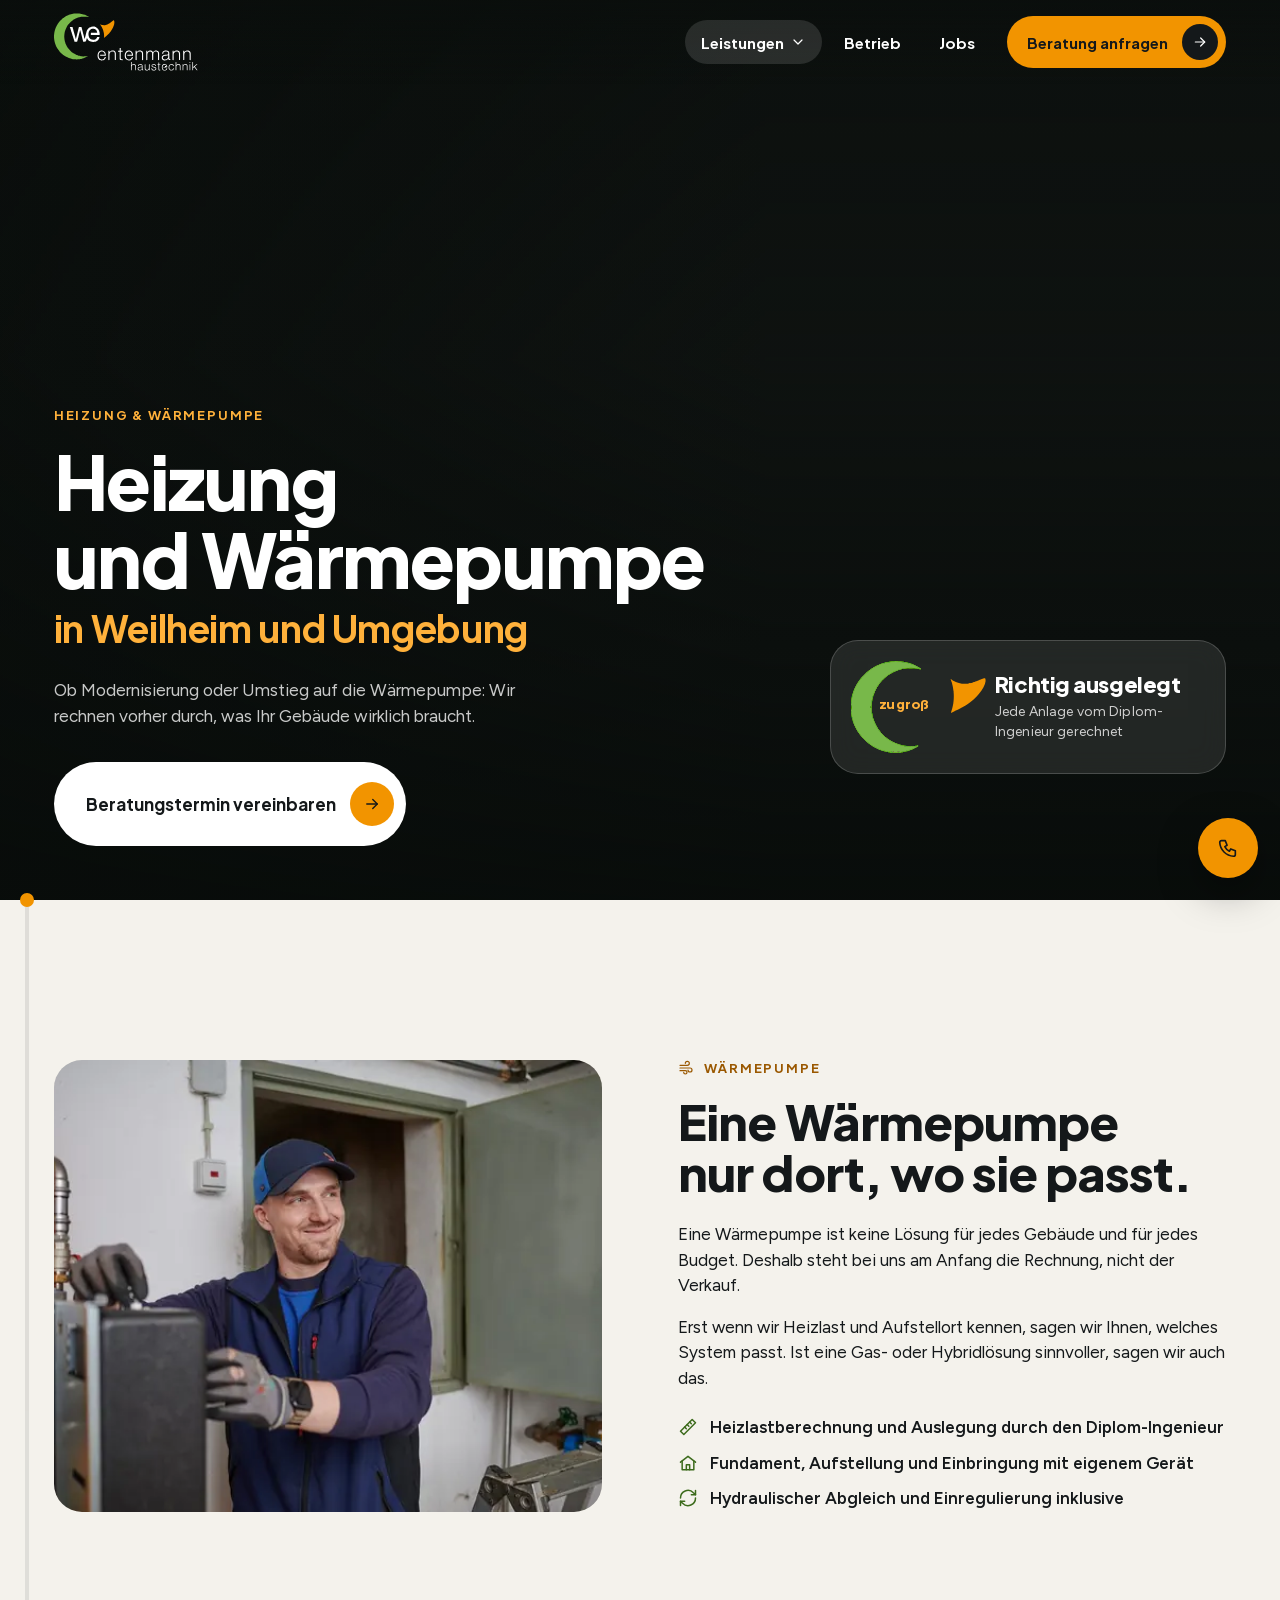
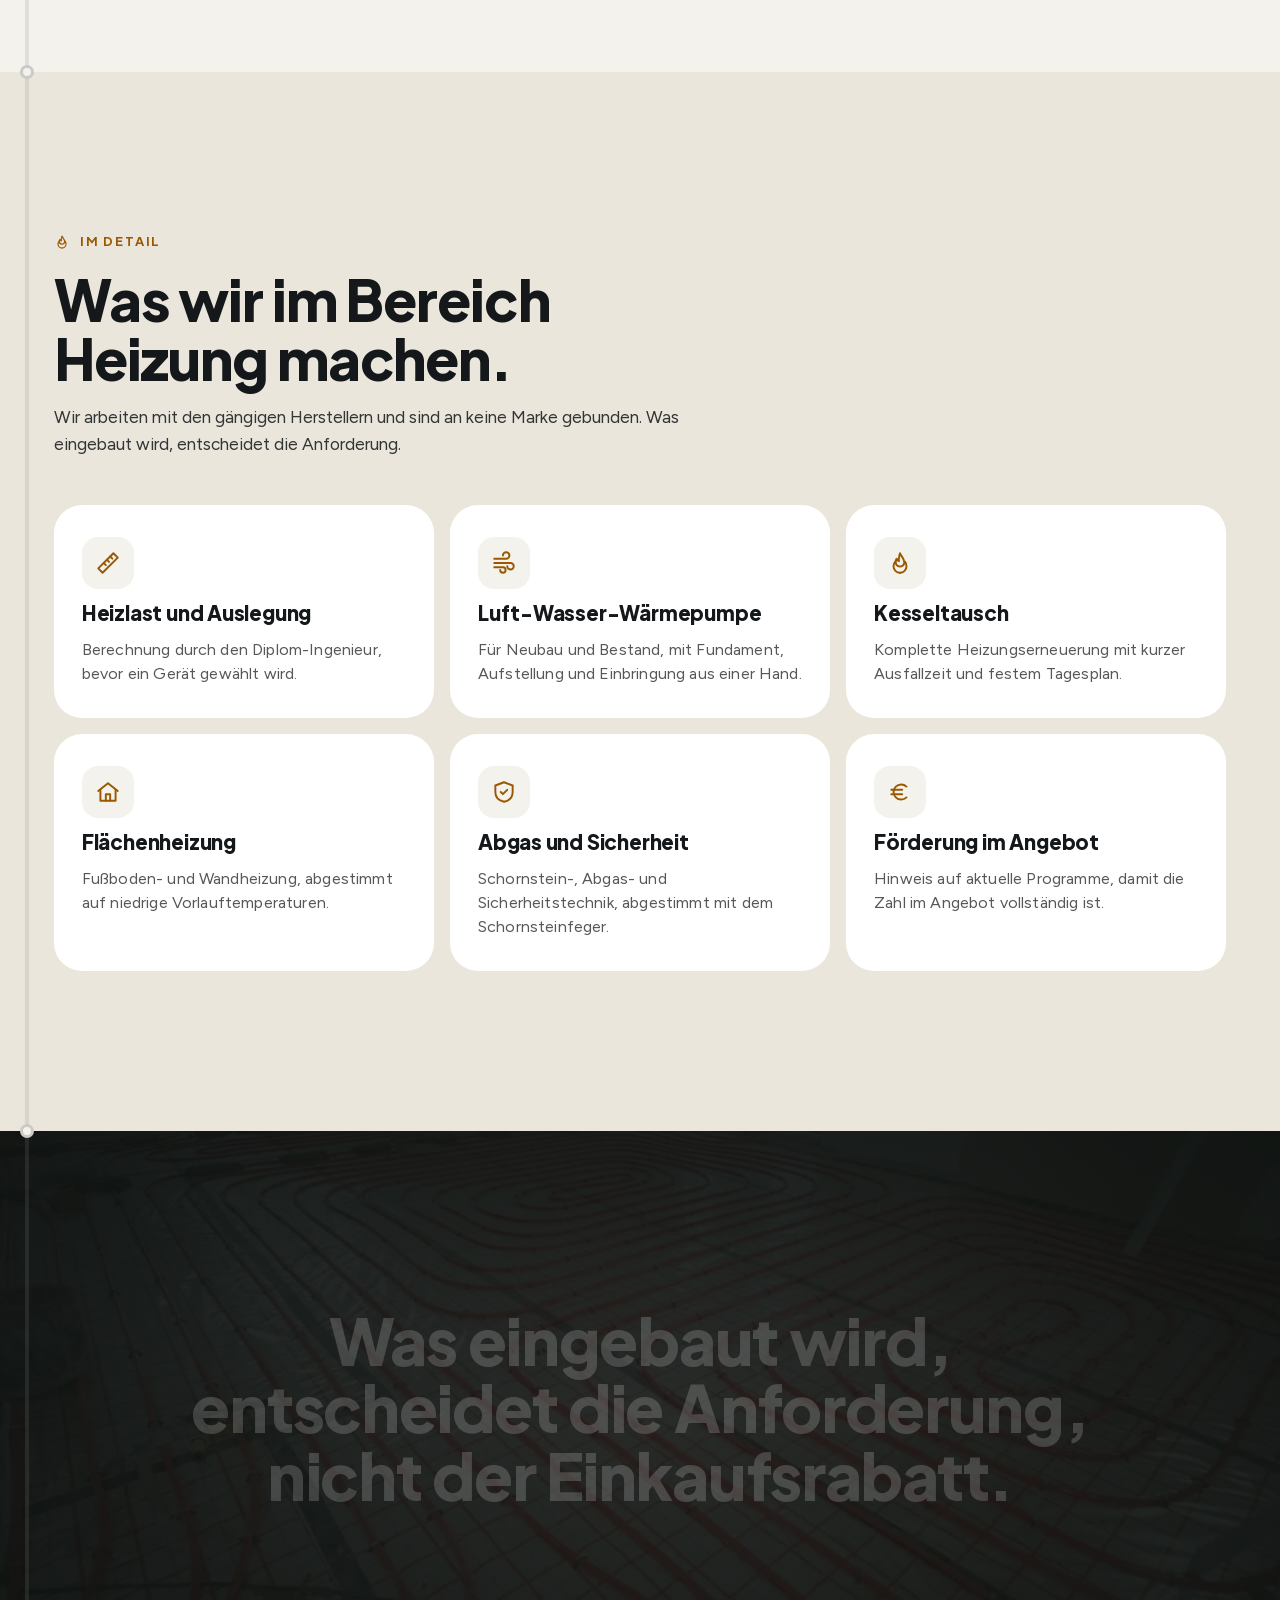
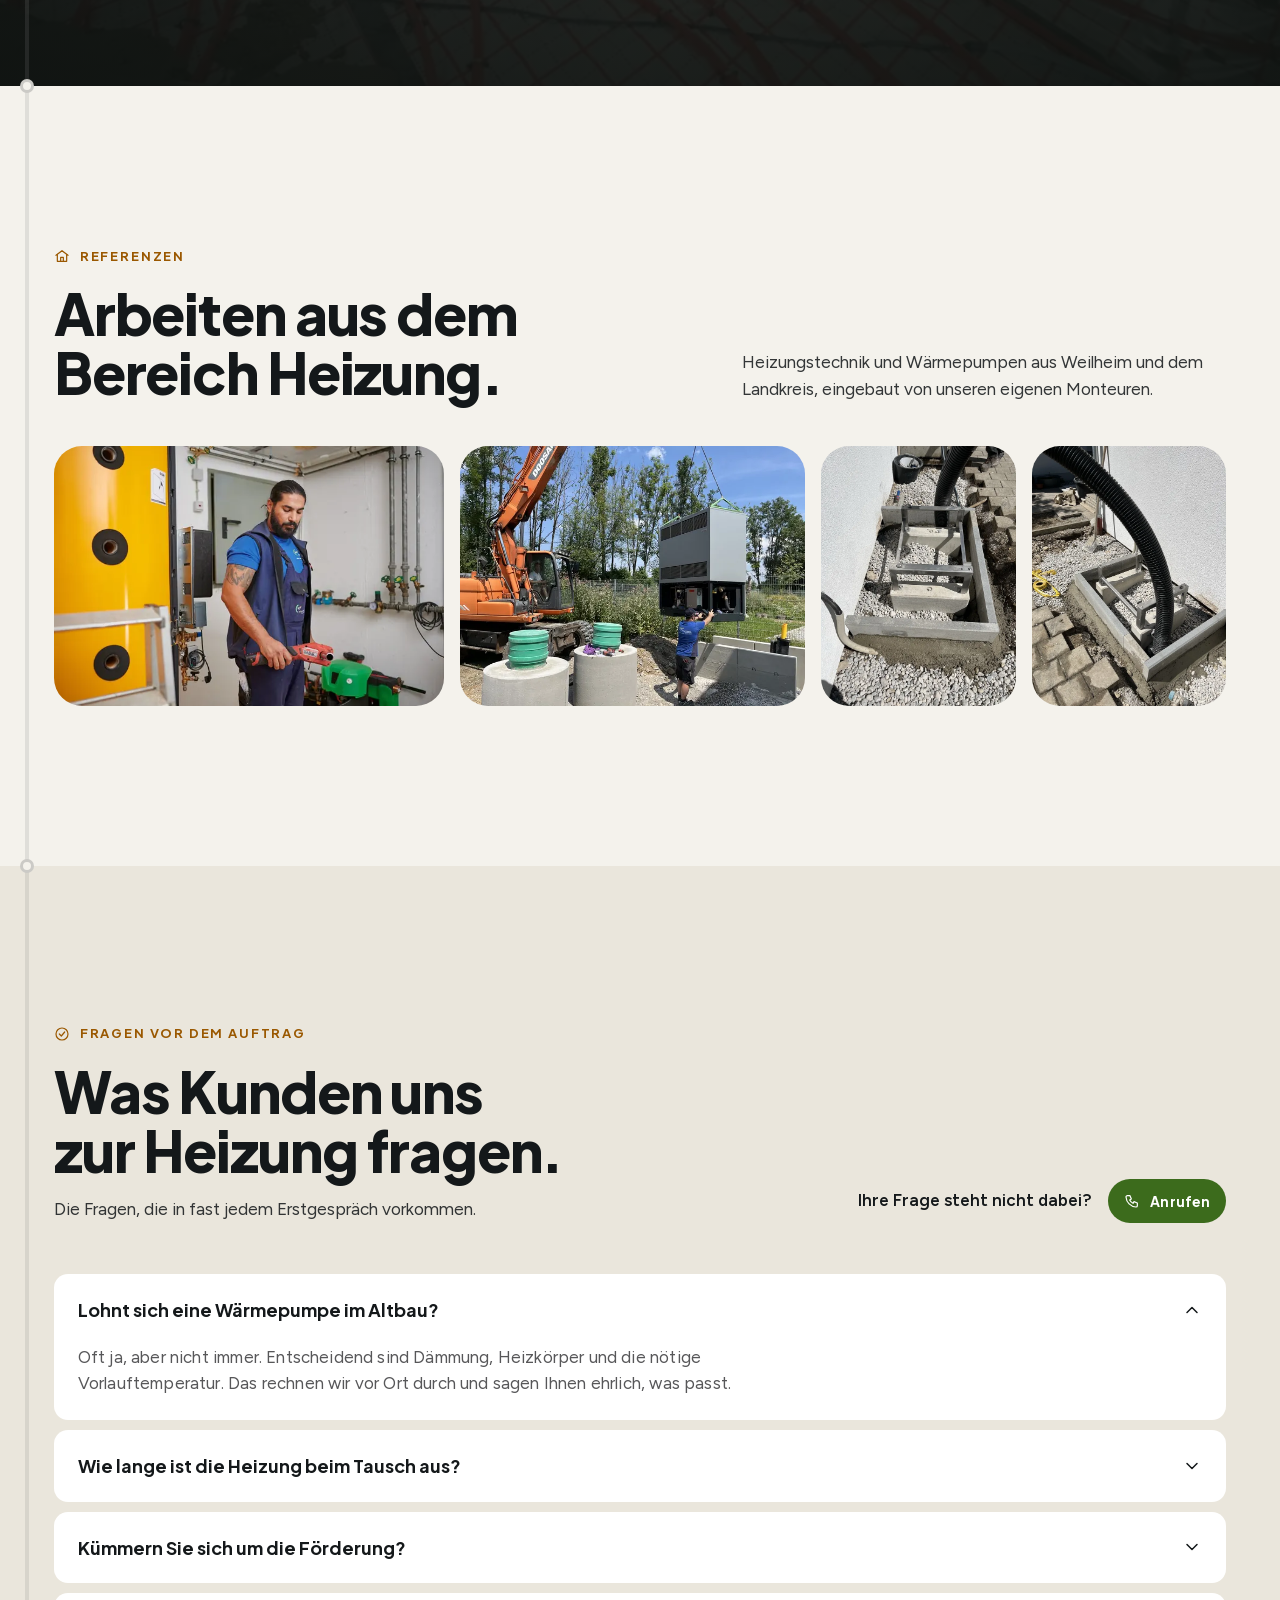
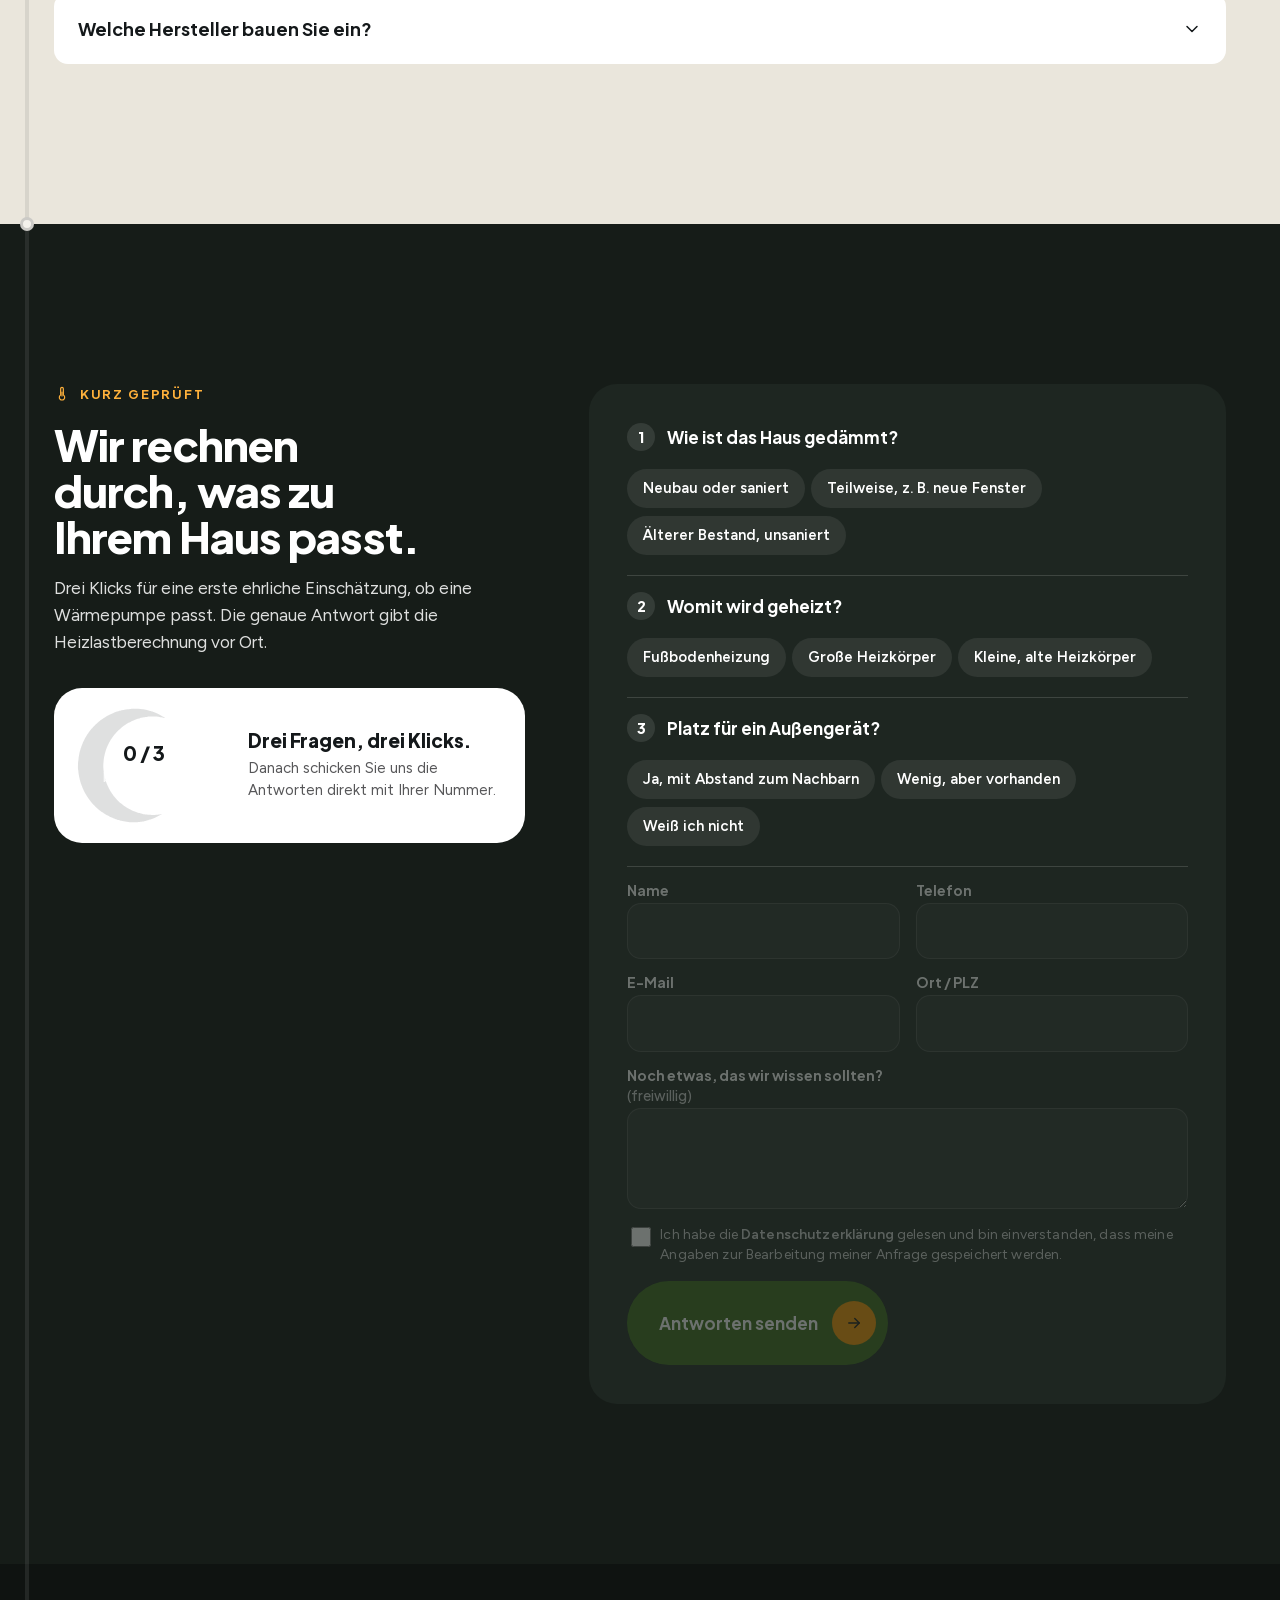
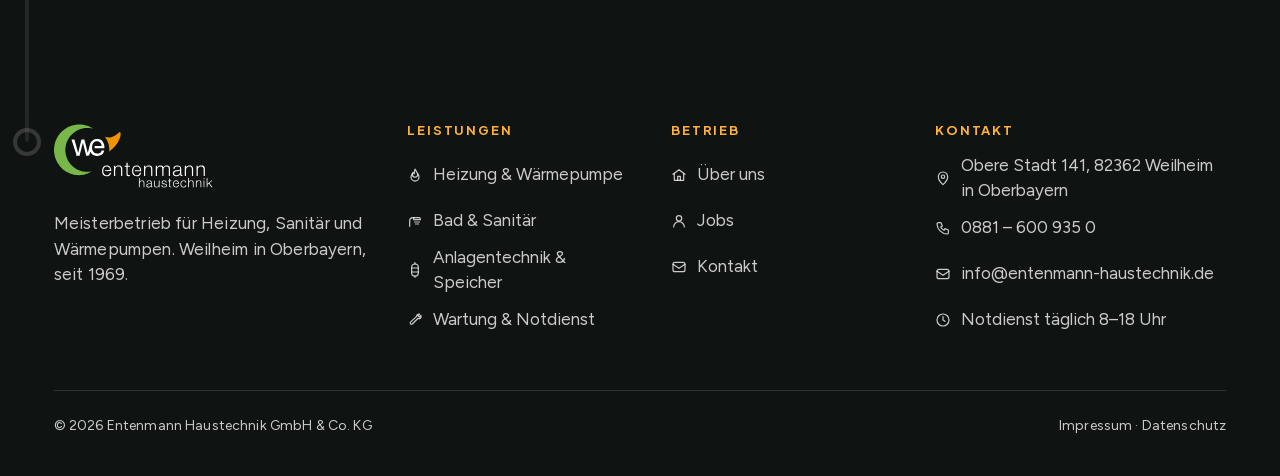
<file: heizung-waermepumpe.html>
<!doctype html>
<html lang="de">
<head>
<meta charset="utf-8">
<meta name="viewport" content="width=device-width, initial-scale=1, viewport-fit=cover">
<title>Heizung &amp; Wärmepumpe in Weilheim und Umgebung | Entenmann</title>
<meta name="description" content="Heizungsbau und Wärmepumpen im Landkreis Weilheim-Schongau: Heizlast gerechnet, Hydraulik abgeglichen, Förderung im Angebot. Entenmann Haustechnik, seit 1969.">
<meta name="robots" content="noindex,nofollow">
<link rel="canonical" href="https://entenmann-haustechnik.de/heizung-waermepumpe">
<meta property="og:title" content="Heizung &amp; Wärmepumpe in Weilheim und Umgebung | Entenmann">
<meta property="og:description" content="Heizungsbau und Wärmepumpen im Landkreis Weilheim-Schongau: Heizlast gerechnet, Hydraulik abgeglichen, Förderung im Angebot. Entenmann Haustechnik, seit 1969.">
<meta property="og:type" content="website">
<meta property="og:url" content="https://entenmann-haustechnik.de/heizung-waermepumpe">
<meta property="og:image" content="https://entenmann-haustechnik.de/assets/img/og.jpg">
<meta property="og:locale" content="de_DE">
<meta name="theme-color" content="#0F1311">
<link rel="icon" href="assets/img/favicon.svg" type="image/svg+xml">
<link rel="apple-touch-icon" href="assets/img/apple-touch-icon.png">
<link rel="preload" as="image" href="assets/img/betrieb/hero-00717-hoch.webp" type="image/webp" media="(max-width: 860px)" fetchpriority="high">
<link rel="preload" as="image" imagesrcset="assets/img/betrieb/hero-00717-960.webp 960w, assets/img/betrieb/hero-00717-1400.webp 1400w, assets/img/betrieb/hero-00717-1920.webp 1920w" imagesizes="100vw" type="image/webp" media="(min-width: 861px)" fetchpriority="high">
<link rel="preload" href="assets/fonts/jakarta-800-latin.woff2" as="font" type="font/woff2" crossorigin>
<link rel="preload" href="assets/fonts/figtree-400-latin.woff2" as="font" type="font/woff2" crossorigin>
<style>@font-face {
  font-family: 'Plus Jakarta Sans';
  font-style: normal;
  font-weight: 500;
  font-display: swap;
  src: url(assets/fonts/jakarta-500-latin-ext.woff2) format('woff2');
  unicode-range: U+0100-02BA, U+02BD-02C5, U+02C7-02CC, U+02CE-02D7, U+02DD-02FF, U+0304, U+0308, U+0329, U+1D00-1DBF, U+1E00-1E9F, U+1EF2-1EFF, U+2020, U+20A0-20AB, U+20AD-20C4, U+2113, U+2C60-2C7F, U+A720-A7FF;
}
@font-face {
  font-family: 'Plus Jakarta Sans';
  font-style: normal;
  font-weight: 500;
  font-display: swap;
  src: url(assets/fonts/jakarta-500-latin.woff2) format('woff2');
  unicode-range: U+0000-00FF, U+0131, U+0152-0153, U+02BB-02BC, U+02C6, U+02DA, U+02DC, U+0304, U+0308, U+0329, U+2000-206F, U+20AC, U+2122, U+2191, U+2193, U+2212, U+2215, U+FEFF, U+FFFD;
}
@font-face {
  font-family: 'Plus Jakarta Sans';
  font-style: normal;
  font-weight: 700;
  font-display: swap;
  src: url(assets/fonts/jakarta-700-latin-ext.woff2) format('woff2');
  unicode-range: U+0100-02BA, U+02BD-02C5, U+02C7-02CC, U+02CE-02D7, U+02DD-02FF, U+0304, U+0308, U+0329, U+1D00-1DBF, U+1E00-1E9F, U+1EF2-1EFF, U+2020, U+20A0-20AB, U+20AD-20C4, U+2113, U+2C60-2C7F, U+A720-A7FF;
}
@font-face {
  font-family: 'Plus Jakarta Sans';
  font-style: normal;
  font-weight: 700;
  font-display: swap;
  src: url(assets/fonts/jakarta-700-latin.woff2) format('woff2');
  unicode-range: U+0000-00FF, U+0131, U+0152-0153, U+02BB-02BC, U+02C6, U+02DA, U+02DC, U+0304, U+0308, U+0329, U+2000-206F, U+20AC, U+2122, U+2191, U+2193, U+2212, U+2215, U+FEFF, U+FFFD;
}
@font-face {
  font-family: 'Plus Jakarta Sans';
  font-style: normal;
  font-weight: 800;
  font-display: swap;
  src: url(assets/fonts/jakarta-800-latin-ext.woff2) format('woff2');
  unicode-range: U+0100-02BA, U+02BD-02C5, U+02C7-02CC, U+02CE-02D7, U+02DD-02FF, U+0304, U+0308, U+0329, U+1D00-1DBF, U+1E00-1E9F, U+1EF2-1EFF, U+2020, U+20A0-20AB, U+20AD-20C4, U+2113, U+2C60-2C7F, U+A720-A7FF;
}
@font-face {
  font-family: 'Plus Jakarta Sans';
  font-style: normal;
  font-weight: 800;
  font-display: swap;
  src: url(assets/fonts/jakarta-800-latin.woff2) format('woff2');
  unicode-range: U+0000-00FF, U+0131, U+0152-0153, U+02BB-02BC, U+02C6, U+02DA, U+02DC, U+0304, U+0308, U+0329, U+2000-206F, U+20AC, U+2122, U+2191, U+2193, U+2212, U+2215, U+FEFF, U+FFFD;
}@font-face {
  font-family: 'Figtree';
  font-style: normal;
  font-weight: 400;
  font-display: swap;
  src: url(assets/fonts/figtree-400-latin-ext.woff2) format('woff2');
  unicode-range: U+0100-02BA, U+02BD-02C5, U+02C7-02CC, U+02CE-02D7, U+02DD-02FF, U+0304, U+0308, U+0329, U+1D00-1DBF, U+1E00-1E9F, U+1EF2-1EFF, U+2020, U+20A0-20AB, U+20AD-20C4, U+2113, U+2C60-2C7F, U+A720-A7FF;
}
@font-face {
  font-family: 'Figtree';
  font-style: normal;
  font-weight: 400;
  font-display: swap;
  src: url(assets/fonts/figtree-400-latin.woff2) format('woff2');
  unicode-range: U+0000-00FF, U+0131, U+0152-0153, U+02BB-02BC, U+02C6, U+02DA, U+02DC, U+0304, U+0308, U+0329, U+2000-206F, U+20AC, U+2122, U+2191, U+2193, U+2212, U+2215, U+FEFF, U+FFFD;
}
@font-face {
  font-family: 'Figtree';
  font-style: normal;
  font-weight: 500;
  font-display: swap;
  src: url(assets/fonts/figtree-500-latin-ext.woff2) format('woff2');
  unicode-range: U+0100-02BA, U+02BD-02C5, U+02C7-02CC, U+02CE-02D7, U+02DD-02FF, U+0304, U+0308, U+0329, U+1D00-1DBF, U+1E00-1E9F, U+1EF2-1EFF, U+2020, U+20A0-20AB, U+20AD-20C4, U+2113, U+2C60-2C7F, U+A720-A7FF;
}
@font-face {
  font-family: 'Figtree';
  font-style: normal;
  font-weight: 500;
  font-display: swap;
  src: url(assets/fonts/figtree-500-latin.woff2) format('woff2');
  unicode-range: U+0000-00FF, U+0131, U+0152-0153, U+02BB-02BC, U+02C6, U+02DA, U+02DC, U+0304, U+0308, U+0329, U+2000-206F, U+20AC, U+2122, U+2191, U+2193, U+2212, U+2215, U+FEFF, U+FFFD;
}
@font-face {
  font-family: 'Figtree';
  font-style: normal;
  font-weight: 600;
  font-display: swap;
  src: url(assets/fonts/figtree-600-latin-ext.woff2) format('woff2');
  unicode-range: U+0100-02BA, U+02BD-02C5, U+02C7-02CC, U+02CE-02D7, U+02DD-02FF, U+0304, U+0308, U+0329, U+1D00-1DBF, U+1E00-1E9F, U+1EF2-1EFF, U+2020, U+20A0-20AB, U+20AD-20C4, U+2113, U+2C60-2C7F, U+A720-A7FF;
}
@font-face {
  font-family: 'Figtree';
  font-style: normal;
  font-weight: 600;
  font-display: swap;
  src: url(assets/fonts/figtree-600-latin.woff2) format('woff2');
  unicode-range: U+0000-00FF, U+0131, U+0152-0153, U+02BB-02BC, U+02C6, U+02DA, U+02DC, U+0304, U+0308, U+0329, U+2000-206F, U+20AC, U+2122, U+2191, U+2193, U+2212, U+2215, U+FEFF, U+FFFD;
}</style>
<link rel="stylesheet" href="styles.css?v=8b8a66b7">
<script type="application/ld+json">{"@context": "https://schema.org", "@type": ["Plumber", "HVACBusiness"], "name": "Entenmann Haustechnik GmbH & Co. KG", "url": "https://entenmann-haustechnik.de", "telephone": "+49 881 6009350", "email": "info@entenmann-haustechnik.de", "foundingDate": "1969", "image": "https://entenmann-haustechnik.de/assets/img/og.jpg", "logo": "https://entenmann-haustechnik.de/assets/img/logo.svg", "address": {"@type": "PostalAddress", "streetAddress": "Obere Stadt 141", "postalCode": "82362", "addressLocality": "Weilheim in Oberbayern", "addressRegion": "Bayern", "addressCountry": "DE"}, "geo": {"@type": "GeoCoordinates", "latitude": 47.8376, "longitude": 11.1489}, "areaServed": [{"@type": "City", "name": "Weilheim"}, {"@type": "City", "name": "Penzberg"}, {"@type": "City", "name": "Peiting"}, {"@type": "City", "name": "Murnau"}, {"@type": "City", "name": "Peißenberg"}, {"@type": "City", "name": "Seeshaupt"}, {"@type": "City", "name": "Pähl"}, {"@type": "City", "name": "Polling"}, {"@type": "City", "name": "Huglfing"}, {"@type": "City", "name": "Starnberg"}, {"@type": "City", "name": "Landsberg"}, {"@type": "City", "name": "München"}], "openingHoursSpecification": [{"@type": "OpeningHoursSpecification", "dayOfWeek": ["Monday", "Tuesday", "Wednesday", "Thursday"], "opens": "08:00", "closes": "12:00"}, {"@type": "OpeningHoursSpecification", "dayOfWeek": ["Monday", "Tuesday", "Wednesday", "Thursday"], "opens": "13:00", "closes": "17:00"}, {"@type": "OpeningHoursSpecification", "dayOfWeek": "Friday", "opens": "08:00", "closes": "12:00"}]}</script>
</head>
<body class="" data-seite="heizung-waermepumpe">
<a class="skip" href="#inhalt">Zum Inhalt</a>
<header class="kopf" id="kopf"><div class="wrap">
<a class="marke" href="./" aria-label="Entenmann Haustechnik – zur Startseite"><svg viewBox="0 0 3152 1264" width="139" height="56" role="img" aria-label="Entenmann Haustechnik Logo"><g class="l-gruen" fill="#78B84A" transform="translate(0.000000,1264.000000) scale(0.100000,-0.100000)"><path d="M4900 12574 c-30 -2 -131 -8 -225 -14 -93 -6 -217 -17 -275 -26 -208
-31 -356 -57 -428 -75 -40 -11 -83 -19 -97 -19 -13 0 -48 -9 -77 -19 -29 -11
-71 -23 -93 -27 -22 -4 -52 -13 -67 -20 -15 -8 -37 -14 -48 -14 -12 0 -36 -6
-53 -14 -18 -8 -48 -19 -67 -24 -98 -28 -286 -100 -372 -143 -20 -11 -42 -19
-48 -19 -32 0 -451 -212 -555 -280 -16 -11 -44 -27 -61 -34 -17 -8 -36 -22
-44 -30 -7 -9 -17 -16 -23 -16 -11 0 -129 -78 -242 -160 -38 -27 -81 -58 -95
-67 -38 -26 -169 -132 -221 -177 -25 -23 -67 -59 -95 -81 -79 -64 -424 -413
-494 -500 -35 -44 -84 -102 -108 -130 -25 -27 -55 -66 -69 -85 -13 -19 -50
-73 -83 -120 -115 -163 -135 -192 -177 -258 -112 -181 -216 -371 -301 -552
-73 -157 -82 -177 -82 -189 0 -6 -9 -28 -20 -48 -11 -21 -20 -44 -20 -51 0 -8
-7 -26 -15 -40 -17 -31 -41 -96 -60 -164 -7 -25 -18 -55 -24 -66 -6 -11 -15
-37 -20 -58 -5 -22 -16 -59 -24 -84 -8 -25 -25 -81 -37 -125 -12 -44 -28 -102
-35 -130 -8 -27 -17 -68 -20 -90 -3 -22 -15 -80 -25 -130 -33 -155 -51 -282
-62 -439 -7 -101 -15 -156 -24 -167 -16 -18 -21 -708 -5 -724 11 -13 19 -69
31 -220 5 -66 13 -131 18 -146 6 -14 13 -56 17 -94 3 -39 15 -106 25 -150 10
-44 23 -102 28 -130 6 -27 16 -70 22 -95 41 -156 53 -200 66 -240 9 -25 20
-67 26 -94 5 -28 16 -59 24 -70 8 -11 14 -29 14 -39 0 -10 9 -35 20 -57 11
-22 20 -47 20 -57 0 -10 9 -35 20 -56 11 -20 20 -42 20 -48 0 -7 9 -33 21 -58
12 -25 29 -64 39 -86 86 -192 158 -337 240 -479 25 -43 58 -102 73 -130 16
-28 37 -60 48 -72 10 -11 19 -23 19 -27 0 -29 255 -375 416 -567 73 -86 405
-426 479 -489 114 -99 192 -162 270 -221 122 -92 179 -133 197 -145 8 -5 62
-41 119 -80 115 -78 131 -87 174 -110 17 -9 48 -27 70 -41 22 -13 56 -31 75
-40 19 -9 37 -19 40 -23 3 -4 68 -37 145 -75 135 -65 174 -84 268 -125 23 -10
58 -26 77 -34 38 -18 98 -40 170 -63 25 -8 59 -21 77 -29 17 -8 38 -15 46 -15
8 0 34 -9 58 -20 24 -11 54 -20 65 -20 12 0 41 -9 65 -20 24 -11 58 -20 74
-20 17 0 42 -6 57 -14 15 -8 42 -17 60 -20 18 -4 71 -15 118 -26 216 -49 342
-69 433 -71 10 0 31 -5 45 -11 27 -11 313 -27 522 -29 177 -3 445 11 550 28
52 8 133 19 179 23 46 5 98 14 116 20 18 6 68 17 111 25 86 15 133 26 234 56
36 11 74 19 85 19 11 0 38 9 60 19 22 10 57 21 79 25 21 4 52 13 70 20 17 8
56 23 86 33 140 51 232 87 340 135 63 28 360 178 418 210 26 14 61 34 77 43
73 39 85 47 85 54 0 20 -35 20 -92 1 -34 -11 -82 -20 -107 -20 -25 0 -107 -9
-181 -19 -150 -21 -686 -28 -770 -10 -25 5 -110 15 -189 24 -79 8 -173 21
-210 29 -36 8 -91 19 -121 25 -102 19 -165 34 -223 52 -31 11 -65 19 -75 19
-16 0 -58 13 -197 61 -27 9 -63 21 -80 27 -75 25 -103 36 -141 53 -23 11 -47
19 -53 19 -7 0 -29 8 -49 19 -20 10 -57 28 -82 39 -182 81 -479 244 -631 347
-24 16 -51 34 -61 40 -37 23 -194 142 -353 268 -158 125 -554 549 -690 740
-46 63 -220 322 -234 347 -7 14 -21 38 -30 53 -49 86 -75 135 -135 257 -36 74
-75 152 -86 172 -11 20 -20 42 -20 49 0 6 -8 30 -19 53 -10 23 -28 64 -38 91
-19 47 -28 71 -54 148 -6 17 -19 55 -29 82 -16 47 -25 79 -51 178 -6 23 -20
69 -30 103 -11 33 -19 71 -19 84 0 12 -9 62 -19 109 -64 281 -114 824 -93
1002 6 52 16 166 23 254 6 88 20 207 30 265 10 58 19 117 19 131 0 15 7 49 15
75 8 27 21 81 29 119 8 39 24 104 35 145 12 41 28 98 36 125 64 224 133 396
275 685 39 80 75 152 80 160 5 8 31 52 57 98 71 123 85 145 121 196 17 26 32
51 32 55 0 5 6 14 14 20 8 7 36 44 62 84 26 40 62 88 79 107 18 19 56 66 85
104 199 260 727 739 961 872 10 6 27 18 36 26 10 8 25 18 33 22 8 3 35 20 60
36 25 16 59 36 75 45 17 8 46 25 65 37 47 29 383 198 394 198 5 0 27 8 50 19
123 56 301 122 391 145 28 7 60 18 72 24 12 7 31 12 42 12 11 0 42 7 68 16 47
16 109 32 223 54 30 6 85 18 121 26 37 8 109 19 160 25 52 5 135 16 184 24 90
14 807 15 895 1 19 -4 86 -13 149 -21 63 -8 128 -19 145 -24 17 -6 56 -13 86
-17 30 -3 84 -15 119 -25 72 -22 135 -25 129 -7 -2 6 -29 25 -59 41 -30 16
-61 35 -69 42 -8 8 -26 19 -40 25 -14 6 -43 22 -65 35 -22 14 -53 32 -70 40
-16 9 -66 36 -110 60 -119 67 -281 144 -415 200 -36 15 -84 35 -108 46 -23 10
-50 19 -60 19 -9 1 -35 9 -57 20 -22 11 -48 19 -58 20 -10 0 -32 7 -50 16 -17
9 -54 23 -82 30 -49 13 -75 19 -205 54 -274 73 -675 136 -915 144 -71 3 -186
7 -255 9 -69 3 -150 3 -180 1z"/></g><g class="l-orange" fill="#F29400" transform="translate(0.000000,1264.000000) scale(0.100000,-0.100000)"><path d="M12980 11054 c-64 -35 -418 -314 -450 -355 -23 -30 -391 -299 -409
-299 -5 0 -14 -7 -21 -15 -6 -8 -41 -28 -76 -45 -35 -18 -66 -35 -69 -39 -4
-7 -57 -34 -240 -122 -22 -10 -46 -19 -52 -19 -7 0 -32 -8 -55 -19 -44 -19
-126 -44 -258 -80 -169 -45 -501 -66 -655 -42 -38 6 -92 14 -120 17 -99 10
-339 71 -398 100 -29 14 -77 19 -77 8 0 -3 32 -48 70 -99 39 -51 70 -97 70
-101 0 -4 8 -17 18 -28 25 -28 142 -220 142 -233 0 -6 6 -15 13 -21 21 -18
227 -438 227 -465 0 -7 9 -25 20 -42 11 -16 20 -38 20 -48 0 -11 7 -33 15 -50
19 -42 42 -107 66 -184 10 -35 28 -93 40 -130 21 -70 28 -97 59 -223 23 -97
38 -168 51 -255 6 -38 17 -108 25 -155 24 -143 36 -378 32 -650 -2 -210 0
-260 10 -260 26 0 640 557 888 804 300 301 441 471 645 781 111 169 122 185
136 215 7 14 22 39 33 55 11 17 27 44 36 60 8 17 35 66 60 110 43 78 65 123
146 295 243 514 344 980 285 1302 -17 88 -65 206 -98 239 -26 26 -74 23 -129
-7z"/></g><g class="l-grau" fill="#575759" transform="translate(0.000000,1264.000000) scale(0.100000,-0.100000)"><path d="M8345 9685 c-60 -8 -132 -20 -160 -28 -27 -9 -66 -20 -85 -26 -74
-21 -136 -45 -150 -56 -8 -7 -26 -16 -40 -20 -14 -4 -30 -11 -36 -16 -6 -5
-37 -23 -70 -40 -120 -64 -270 -192 -368 -313 -84 -105 -146 -192 -146 -205 0
-4 -8 -19 -19 -32 -10 -13 -22 -35 -26 -49 -4 -14 -13 -32 -20 -40 -7 -8 -17
-28 -23 -45 -6 -16 -23 -61 -37 -100 -35 -92 -64 -196 -76 -270 -6 -33 -17
-82 -24 -110 -27 -94 -46 -170 -61 -238 -7 -38 -17 -74 -21 -80 -4 -6 -12 -39
-19 -72 -7 -33 -17 -73 -23 -90 -11 -32 -34 -124 -55 -220 -7 -33 -20 -82 -28
-110 -22 -72 -38 -132 -52 -200 -7 -33 -17 -69 -23 -80 -6 -11 -14 -42 -18
-69 -20 -133 -69 -221 -86 -156 -11 37 -30 117 -44 185 -14 63 -37 150 -60
225 -8 25 -17 65 -21 90 -3 25 -10 53 -15 62 -5 10 -16 48 -23 85 -15 69 -36
152 -61 233 -8 25 -17 65 -21 90 -3 25 -10 53 -15 62 -5 10 -16 48 -24 85 -16
80 -40 171 -59 233 -8 25 -18 65 -22 90 -3 25 -10 52 -15 61 -4 9 -15 47 -23
85 -22 96 -44 181 -60 234 -8 25 -18 65 -22 90 -3 25 -10 53 -15 62 -5 10 -16
48 -24 85 -17 82 -40 172 -60 233 -8 25 -19 68 -24 95 -9 47 -23 106 -40 165
-6 25 -6 25 -294 28 -287 2 -287 2 -293 -25 -3 -16 -12 -48 -19 -73 -16 -53
-41 -151 -59 -235 -7 -33 -18 -76 -24 -95 -14 -43 -40 -153 -58 -243 -8 -37
-18 -75 -23 -85 -5 -9 -12 -39 -16 -67 -4 -27 -13 -64 -21 -82 -7 -18 -16 -54
-20 -80 -3 -26 -13 -63 -20 -81 -7 -18 -16 -57 -20 -85 -4 -29 -12 -66 -20
-84 -7 -18 -16 -54 -20 -80 -3 -26 -12 -62 -20 -80 -7 -18 -16 -54 -20 -80 -3
-26 -12 -62 -20 -80 -7 -18 -16 -54 -20 -80 -3 -26 -13 -63 -20 -81 -7 -18
-16 -57 -20 -85 -4 -29 -12 -66 -20 -84 -7 -18 -16 -54 -20 -80 -3 -26 -12
-62 -20 -80 -7 -18 -16 -54 -20 -80 -3 -26 -12 -62 -20 -80 -7 -18 -16 -54
-20 -80 -3 -26 -13 -64 -20 -83 -7 -19 -18 -62 -23 -96 -11 -73 -40 -139 -61
-139 -10 0 -19 18 -27 55 -20 99 -45 195 -55 220 -6 14 -17 50 -24 80 -7 30
-22 87 -33 125 -11 39 -27 97 -36 130 -18 69 -36 133 -64 225 -10 36 -22 83
-26 105 -4 21 -13 52 -21 67 -8 15 -14 37 -14 50 -1 13 -8 41 -16 63 -8 22
-21 67 -29 100 -8 33 -24 94 -36 135 -11 41 -28 102 -36 135 -8 33 -21 76 -28
95 -8 19 -17 55 -21 80 -3 25 -12 56 -19 70 -7 14 -16 45 -20 70 -4 25 -12 54
-17 64 -6 11 -16 45 -24 75 -20 89 -43 173 -55 206 -6 17 -17 55 -25 85 -25
103 -45 175 -64 238 -11 34 -20 71 -20 81 0 49 -13 51 -306 51 -313 0 -301 4
-267 -83 26 -65 50 -137 67 -202 14 -50 23 -77 56 -170 10 -27 22 -66 25 -85
4 -19 13 -46 20 -60 7 -14 17 -44 21 -65 4 -22 13 -49 20 -60 7 -11 16 -38 20
-60 3 -22 12 -51 19 -65 7 -14 16 -41 19 -60 4 -19 14 -48 21 -65 8 -16 26
-70 40 -120 15 -49 33 -106 40 -125 24 -62 46 -134 55 -176 5 -22 15 -56 23
-75 23 -56 48 -131 58 -179 6 -25 16 -58 24 -75 19 -41 44 -121 56 -175 5 -25
16 -56 24 -70 7 -14 16 -43 20 -65 4 -22 12 -46 18 -53 5 -7 16 -36 23 -65 14
-56 38 -131 59 -187 7 -19 23 -69 35 -110 12 -41 30 -97 40 -125 35 -100 70
-215 70 -229 0 -8 7 -27 14 -43 18 -35 44 -113 57 -173 5 -25 16 -56 24 -70 7
-14 16 -42 20 -63 11 -56 17 -58 312 -55 268 3 268 3 290 48 12 25 24 65 28
90 3 25 12 65 20 90 16 53 40 147 60 242 7 37 18 75 23 85 6 10 13 41 17 68 4
28 12 61 18 75 5 14 15 52 22 85 7 33 18 74 23 90 13 35 37 130 57 228 8 37
19 75 24 85 5 9 12 40 16 67 4 28 13 64 21 82 7 18 16 54 20 80 3 26 12 64 20
83 7 19 15 53 19 75 3 22 12 60 20 85 20 61 43 151 60 233 8 37 19 75 24 85 5
9 12 40 16 67 4 28 13 64 21 82 7 18 16 54 20 80 3 26 13 64 20 83 7 19 18 62
24 94 14 69 45 146 59 146 16 0 23 -18 32 -78 8 -59 29 -144 53 -222 8 -25 18
-65 22 -90 3 -25 10 -53 15 -62 5 -10 16 -48 24 -85 16 -80 40 -171 59 -233 8
-25 18 -65 22 -90 3 -25 10 -53 15 -62 5 -10 16 -48 24 -85 16 -80 40 -171 59
-233 8 -25 18 -65 22 -90 3 -25 10 -53 15 -62 5 -10 16 -48 23 -85 15 -69 36
-152 61 -233 8 -25 17 -65 20 -89 4 -24 13 -58 20 -75 7 -17 16 -53 20 -81 4
-27 13 -61 20 -75 7 -14 16 -47 19 -73 4 -26 13 -62 20 -80 8 -18 17 -54 20
-80 4 -26 13 -62 21 -80 7 -18 16 -56 20 -84 14 -105 8 -103 310 -103 198 0
265 3 273 13 14 16 35 73 67 182 14 50 32 104 40 120 7 17 17 46 20 65 3 19
12 51 20 70 20 52 45 129 60 185 18 69 52 145 65 145 6 0 16 -12 22 -27 69
-168 215 -369 341 -471 80 -64 193 -142 206 -142 5 0 19 -9 33 -19 13 -11 38
-23 54 -27 16 -4 36 -12 44 -19 19 -15 98 -43 171 -60 31 -7 72 -18 91 -24 43
-14 299 -41 398 -41 77 0 378 27 391 36 4 2 40 13 81 24 111 29 218 69 268
101 8 5 24 13 35 18 114 50 334 250 397 361 10 19 30 53 43 75 14 22 29 51 35
65 5 14 14 32 19 41 20 34 71 172 71 190 0 11 6 32 14 47 17 35 26 95 17 111
-8 13 -486 19 -499 7 -3 -4 -17 -42 -32 -86 -15 -44 -29 -82 -32 -85 -3 -3
-20 -35 -38 -71 -59 -116 -216 -260 -323 -296 -18 -6 -41 -17 -52 -24 -11 -6
-38 -15 -60 -19 -22 -3 -60 -13 -85 -22 -147 -50 -599 4 -700 83 -8 6 -26 15
-38 19 -100 30 -344 281 -378 387 -3 13 -13 32 -20 43 -8 11 -14 26 -14 35 0
8 -8 31 -19 50 -10 19 -22 55 -26 80 -4 25 -12 53 -17 63 -5 10 -16 55 -24
100 -9 45 -20 105 -26 132 -13 66 -12 407 1 470 6 28 17 82 24 120 15 75 42
164 62 205 7 14 16 39 19 57 4 17 14 37 22 44 8 6 14 19 14 29 0 9 9 29 20 43
11 14 20 29 20 35 0 51 284 322 337 322 6 0 16 7 23 15 7 8 19 15 28 15 8 0
33 9 56 19 169 79 489 79 662 0 23 -11 44 -19 48 -19 27 0 185 -108 253 -173
72 -69 173 -199 173 -222 0 -5 6 -16 13 -24 7 -9 23 -41 34 -71 52 -133 65
-182 66 -263 l2 -82 -674 -3 c-478 -1 -678 -5 -688 -13 -15 -13 -19 -413 -5
-437 12 -18 1911 -18 1925 0 13 20 -1 382 -19 473 -9 44 -19 105 -24 135 -9
59 -31 134 -61 215 -10 28 -19 56 -19 63 0 17 -60 147 -118 257 -28 53 -106
163 -165 233 -60 72 -271 251 -319 272 -24 11 -46 23 -89 52 -15 9 -40 20 -55
24 -16 4 -38 12 -49 17 -121 65 -491 101 -740 72z"/><path d="M14384 4989 c-3 -6 -6 -135 -5 -287 1 -166 -3 -283 -8 -292 -8 -12
-44 -16 -183 -20 l-173 -5 2 -89 c1 -62 5 -91 15 -97 7 -5 83 -9 169 -9 139 0
158 -2 165 -17 5 -10 12 -362 15 -783 6 -809 8 -848 53 -919 77 -121 219 -155
589 -142 15 1 17 12 17 90 0 126 9 118 -129 113 -193 -7 -259 32 -280 165 -14
92 -16 1429 -1 1467 10 26 10 26 204 26 224 0 206 -10 206 116 0 73 -2 84 -17
85 -10 0 -97 0 -194 -1 -153 -1 -179 1 -193 16 -15 15 -17 46 -15 294 1 153
-2 283 -5 289 -5 7 -48 11 -116 11 -68 0 -111 -4 -116 -11z"/><path d="M10325 4440 c-78 -8 -201 -42 -260 -74 -16 -9 -33 -16 -38 -16 -8 0
-95 -60 -150 -104 -75 -60 -210 -252 -232 -328 -3 -13 -12 -39 -20 -58 -49
-128 -84 -333 -85 -497 0 -100 28 -330 45 -376 8 -20 15 -46 15 -57 0 -21 50
-151 67 -172 6 -7 14 -24 18 -37 10 -32 67 -115 114 -165 45 -48 179 -156 193
-156 6 0 19 -6 27 -13 84 -70 443 -120 621 -87 151 28 208 46 300 94 129 69
268 225 326 366 4 8 14 33 24 55 10 22 21 55 25 73 4 18 13 45 21 61 27 54 14
61 -106 61 -123 0 -134 -5 -145 -69 -4 -22 -13 -45 -20 -51 -8 -6 -17 -25 -20
-41 -4 -16 -11 -31 -16 -34 -4 -3 -16 -21 -24 -39 -52 -109 -240 -241 -380
-266 -262 -48 -455 8 -616 178 -79 84 -160 224 -176 304 -3 18 -10 42 -16 53
-30 58 -46 367 -26 512 31 235 166 475 324 577 85 55 98 62 170 86 244 81 545
-30 689 -254 29 -46 43 -73 93 -181 7 -16 18 -55 24 -85 26 -142 30 -172 24
-178 -4 -4 -235 -9 -513 -12 l-507 -5 2 -89 c1 -62 5 -91 15 -97 26 -17 1224
-11 1238 6 28 33 -15 406 -55 485 -7 14 -16 41 -20 60 -4 19 -14 46 -21 60 -8
14 -18 36 -24 50 -10 26 -13 31 -66 115 -99 157 -287 284 -494 335 -54 13
-256 19 -345 10z"/><path d="M12686 4438 c-43 -5 -90 -15 -105 -22 -14 -7 -39 -16 -56 -20 -16 -4
-37 -13 -45 -21 -8 -7 -26 -16 -40 -20 -59 -18 -218 -168 -234 -222 -7 -23
-39 -39 -57 -28 -7 5 -10 53 -8 144 l3 136 -122 0 -122 0 0 -1009 c0 -801 2
-1011 12 -1018 17 -10 199 -10 216 1 10 6 13 126 12 602 0 356 4 628 10 679
10 78 41 193 61 230 5 8 13 24 18 36 9 21 38 64 81 123 29 38 156 141 175 141
7 0 18 7 25 15 7 8 28 18 49 21 20 4 52 14 71 22 60 25 259 21 345 -8 185 -62
269 -165 316 -385 17 -83 19 -141 19 -776 0 -575 2 -688 14 -698 9 -8 50 -11
117 -9 l104 3 3 740 c1 468 -2 758 -8 790 -5 27 -15 73 -20 100 -32 157 -152
324 -270 374 -14 6 -32 15 -40 20 -85 52 -338 81 -524 59z"/><path d="M16270 4439 c-234 -25 -453 -159 -580 -354 -63 -98 -69 -107 -80
-135 -6 -14 -17 -38 -25 -55 -81 -173 -120 -578 -76 -790 6 -27 15 -72 20
-100 15 -78 61 -206 92 -255 5 -8 13 -25 19 -37 17 -41 82 -128 139 -186 154
-160 362 -237 641 -237 249 0 426 56 580 183 86 71 176 185 195 249 4 13 13
30 20 38 13 17 38 86 62 173 21 76 17 78 -117 75 -105 -3 -105 -3 -114 -33
-11 -36 -44 -114 -57 -135 -5 -8 -15 -28 -22 -45 -32 -69 -195 -221 -259 -240
-12 -4 -32 -13 -43 -20 -89 -55 -396 -52 -503 5 -20 11 -40 20 -44 20 -44 0
-278 241 -278 287 0 5 -7 22 -16 38 -30 56 -62 169 -79 276 -35 220 4 581 72
660 7 8 13 22 13 31 0 8 8 26 18 39 10 13 23 35 29 49 36 83 215 230 332 272
139 49 363 38 461 -23 8 -5 29 -16 45 -23 73 -34 196 -171 263 -294 30 -54 62
-159 68 -220 4 -37 11 -77 15 -89 19 -53 8 -54 -520 -53 -266 1 -487 -2 -491
-7 -4 -4 -4 -48 -1 -98 l6 -90 625 0 625 0 -1 110 c-2 115 -32 312 -58 380 -8
22 -15 50 -16 61 0 12 -6 27 -14 33 -8 7 -18 27 -22 44 -7 34 -14 47 -82 150
-73 111 -224 245 -297 263 -13 3 -29 12 -36 20 -6 7 -27 16 -48 20 -20 4 -48
13 -62 20 -53 26 -257 38 -399 23z"/><path d="M18651 4438 c-47 -5 -94 -16 -105 -24 -11 -8 -30 -14 -41 -14 -11 0
-31 -7 -45 -15 -14 -7 -38 -20 -55 -28 -85 -40 -201 -149 -239 -225 -20 -38
-44 -51 -57 -31 -5 8 -9 75 -7 149 l2 135 -122 0 -122 0 0 -1009 c0 -801 2
-1011 12 -1018 17 -10 199 -10 216 1 10 6 13 124 12 592 0 703 6 771 83 939
47 102 174 238 262 282 200 99 455 98 610 -4 61 -40 155 -153 155 -186 0 -7 6
-23 14 -35 16 -23 33 -105 46 -222 5 -38 9 -358 9 -711 1 -484 4 -643 13 -652
8 -8 48 -12 115 -12 100 0 103 1 109 24 15 60 -2 1499 -18 1551 -9 28 -19 67
-23 89 -3 21 -15 55 -26 75 -10 20 -19 39 -19 43 0 10 -65 105 -94 136 -22 25
-98 77 -151 105 -118 61 -335 87 -534 65z"/><path d="M20971 4438 c-47 -5 -97 -16 -112 -24 -16 -8 -34 -14 -41 -14 -65 0
-264 -160 -332 -268 -53 -84 -69 -53 -65 126 l3 127 -94 5 c-52 3 -103 4 -112
2 -17 -4 -18 -60 -18 -1007 0 -552 3 -1010 6 -1019 9 -24 219 -24 228 0 3 9 6
295 6 638 0 621 0 621 25 726 44 187 87 272 183 363 210 195 552 207 718 23
24 -26 44 -54 44 -60 0 -7 5 -17 12 -24 6 -6 23 -44 37 -84 25 -73 25 -73 31
-833 l5 -760 106 -3 c79 -2 109 1 117 11 8 9 12 208 15 673 4 666 8 742 43
829 81 201 170 296 334 355 84 30 309 34 355 5 11 -6 35 -15 53 -18 54 -11
130 -70 170 -132 88 -135 92 -185 92 -1029 -1 -544 2 -681 12 -688 17 -10 199
-10 216 0 16 10 18 1366 2 1497 -17 144 -23 180 -35 200 -7 11 -15 32 -19 46
-33 146 -214 291 -411 330 -67 14 -319 14 -375 1 -63 -15 -142 -43 -160 -57
-8 -6 -26 -16 -40 -22 -79 -34 -219 -173 -241 -240 -14 -45 -41 -43 -62 5 -30
67 -94 157 -138 193 -50 41 -136 89 -159 89 -9 0 -24 6 -35 14 -11 7 -66 19
-123 25 -114 12 -122 12 -241 -1z"/><path d="M24320 4435 c-107 -13 -211 -40 -265 -69 -16 -9 -33 -16 -38 -16 -12
0 -110 -70 -150 -109 -35 -32 -78 -92 -115 -160 -49 -87 -91 -310 -58 -312 9
0 57 0 106 0 50 0 97 0 105 0 10 1 15 12 15 35 0 45 25 128 58 195 27 53 142
171 167 171 7 0 18 6 24 14 6 7 28 16 49 20 21 3 53 13 72 22 46 23 323 24
390 1 25 -8 59 -18 77 -22 17 -3 37 -13 44 -21 6 -8 18 -14 26 -14 17 0 133
-108 133 -124 0 -6 10 -29 22 -51 19 -35 22 -55 23 -160 0 -120 0 -121 -34
-173 -43 -68 -101 -98 -219 -112 -48 -6 -114 -15 -147 -20 -33 -6 -107 -14
-165 -20 -174 -16 -451 -72 -483 -98 -7 -5 -27 -13 -44 -17 -18 -3 -35 -11
-39 -16 -3 -5 -21 -16 -40 -24 -58 -24 -156 -131 -193 -209 -61 -129 -65 -372
-9 -506 41 -97 138 -213 201 -240 12 -6 29 -14 37 -20 8 -5 26 -14 40 -20 14
-5 32 -14 40 -19 62 -38 355 -64 480 -42 124 21 173 33 194 46 12 7 32 16 45
20 25 8 97 55 162 107 19 16 59 59 87 96 95 124 114 129 119 26 7 -131 71
-215 180 -235 63 -12 240 -6 255 9 5 5 8 49 6 98 -3 89 -3 89 -68 89 -80 0
-114 20 -141 83 -18 41 -19 79 -19 645 0 347 -5 632 -10 672 -53 367 -391 544
-920 480z m688 -1223 c-5 -243 -16 -290 -96 -411 -70 -106 -219 -225 -308
-247 -16 -4 -38 -13 -49 -19 -25 -16 -188 -45 -248 -45 -70 0 -186 27 -247 57
-54 27 -180 143 -180 166 0 7 -10 30 -22 52 -36 65 -32 212 8 284 63 115 191
194 379 235 33 7 80 18 105 24 47 12 216 37 355 53 44 6 103 16 132 24 28 8
61 15 72 15 12 0 31 11 43 25 17 20 25 22 40 14 19 -10 20 -20 16 -227z"/><path d="M26743 4439 c-40 -5 -86 -15 -102 -24 -17 -8 -37 -15 -46 -15 -17 0
-103 -43 -153 -77 -77 -51 -182 -164 -201 -216 -24 -63 -36 -24 -39 124 -1 79
-7 148 -11 152 -11 11 -204 13 -220 3 -12 -8 -17 -1990 -5 -2020 9 -24 219
-24 228 0 3 9 6 296 6 639 0 735 -2 715 99 924 31 64 159 199 216 226 22 11
47 25 55 31 83 59 336 77 465 33 146 -49 251 -158 295 -304 6 -22 16 -56 22
-75 8 -23 13 -282 17 -760 l6 -725 104 -3 c67 -2 108 1 117 9 18 15 21 1326 3
1491 -12 111 -40 211 -85 298 -35 69 -160 195 -202 205 -17 3 -36 13 -42 20
-7 8 -28 17 -49 21 -20 4 -48 13 -62 20 -51 26 -283 39 -416 23z"/><path d="M29073 4439 c-40 -5 -85 -15 -100 -23 -16 -7 -44 -17 -63 -21 -19 -4
-46 -16 -59 -26 -13 -11 -27 -19 -32 -19 -29 0 -173 -126 -214 -188 -72 -109
-79 -102 -80 79 l0 144 -110 6 c-72 3 -113 2 -120 -5 -7 -7 -8 -355 -5 -1021
l5 -1010 106 -3 c80 -2 109 1 117 11 8 10 13 198 15 653 4 759 7 778 122 954
56 85 182 200 220 200 5 0 16 6 24 13 63 54 380 86 443 45 13 -8 37 -18 54
-21 94 -18 212 -144 260 -277 35 -99 37 -135 41 -850 3 -551 6 -716 16 -722
16 -10 198 -10 215 0 20 13 17 1376 -4 1531 -8 63 -21 126 -28 140 -7 14 -16
38 -19 52 -21 88 -152 236 -247 281 -162 75 -349 101 -557 77z"/><path d="M16865 1951 c-13 -22 -6 -1824 7 -1833 20 -12 113 -9 126 4 9 9 12
108 12 382 0 418 9 506 61 612 53 107 143 192 227 214 20 5 57 14 82 20 107
28 254 -21 322 -106 78 -98 80 -118 85 -649 3 -302 8 -464 15 -472 12 -14 105
-18 126 -4 20 12 17 920 -4 1034 -32 178 -111 261 -304 319 -53 16 -298 6
-335 -13 -16 -9 -48 -24 -70 -35 -22 -10 -75 -54 -118 -98 -42 -43 -80 -76
-83 -73 -4 3 -6 157 -5 342 2 246 -1 340 -10 351 -13 16 -124 20 -134 5z"/><path d="M26642 1948 c-19 -19 -17 -1811 2 -1827 9 -7 40 -11 78 -9 l63 3 6
455 c5 455 5 455 30 510 76 168 154 231 339 271 157 34 334 -68 371 -214 25
-99 28 -154 29 -567 0 -239 4 -441 9 -448 5 -9 27 -12 72 -10 l64 3 3 495 c3
485 2 497 -20 575 -12 44 -28 87 -35 96 -7 8 -13 20 -13 26 0 33 -97 111 -174
139 -80 30 -129 36 -254 32 -120 -4 -131 -6 -196 -38 -65 -31 -153 -106 -183
-155 -12 -20 -12 -20 -28 0 -14 17 -16 63 -15 337 1 175 -1 322 -5 328 -9 14
-128 13 -143 -2z"/><path d="M29693 1943 c-5 -10 -6 -65 -3 -123 5 -105 5 -105 72 -108 81 -4 80
-5 76 143 -3 100 -3 100 -70 103 -56 2 -68 0 -75 -15z"/><path d="M30305 1951 c-13 -22 -6 -1824 7 -1833 20 -12 113 -9 126 4 9 9 12
76 12 241 0 136 4 236 10 247 6 11 62 63 126 116 138 114 140 115 210 14 27
-39 67 -95 89 -125 22 -30 58 -79 80 -110 22 -31 60 -81 84 -113 24 -31 62
-84 84 -117 22 -33 60 -84 84 -112 45 -53 45 -53 129 -53 101 0 107 11 47 90
-21 27 -56 74 -78 104 -22 31 -58 81 -80 111 -22 30 -57 78 -78 107 -87 122
-207 286 -241 331 -76 98 -77 95 56 209 53 46 159 137 235 203 76 66 149 128
162 137 39 28 16 38 -85 38 -95 0 -95 0 -162 -59 -268 -235 -349 -306 -437
-383 -55 -47 -120 -105 -145 -127 -25 -23 -54 -41 -67 -41 -23 0 -23 0 -23
553 0 417 -3 556 -12 565 -14 14 -124 16 -133 3z"/><path d="M22882 1838 c-9 -9 -12 -62 -12 -194 0 -137 -3 -184 -13 -192 -7 -6
-58 -13 -113 -14 -99 -3 -99 -3 -99 -58 0 -55 0 -55 99 -58 55 -1 105 -7 112
-13 10 -8 13 -134 16 -532 3 -573 2 -561 65 -619 43 -41 112 -58 240 -58 61 0
114 3 116 8 3 4 6 32 8 62 4 55 4 55 -98 60 -100 5 -104 6 -135 38 -33 32 -33
32 -36 522 -2 332 1 497 8 510 10 18 21 20 129 20 131 0 138 3 138 60 0 57 -7
60 -138 60 -83 0 -120 4 -126 13 -4 6 -10 98 -13 202 -5 190 -5 190 -70 193
-42 2 -70 -2 -78 -10z"/><path d="M24086 1479 c-32 -5 -78 -18 -101 -29 -23 -11 -44 -20 -48 -20 -17 0
-101 -67 -147 -116 -180 -198 -228 -574 -113 -889 33 -92 173 -265 214 -265 7
0 20 -6 28 -13 62 -53 302 -84 441 -57 207 40 329 150 413 374 33 86 28 94
-58 90 -71 -3 -85 -8 -85 -30 0 -58 -101 -196 -187 -254 -108 -74 -335 -78
-436 -8 -78 54 -155 144 -172 200 -4 12 -12 29 -17 36 -38 46 -57 354 -30 477
64 298 353 466 594 346 66 -33 188 -144 188 -172 0 -7 6 -20 13 -28 16 -19 53
-130 60 -182 10 -66 21 -63 -340 -69 -328 -5 -328 -5 -324 -55 1 -27 8 -53 15
-57 6 -4 187 -8 402 -8 348 0 393 2 398 16 9 23 7 142 -3 189 -18 86 -44 171
-62 204 -11 20 -19 39 -19 44 0 18 -93 134 -137 170 -117 97 -290 135 -487
106z"/><path d="M18740 1470 c-59 -14 -134 -42 -150 -55 -8 -7 -25 -16 -36 -19 -27
-8 -114 -100 -114 -119 0 -8 -6 -20 -14 -26 -8 -7 -18 -27 -21 -44 -4 -18 -13
-53 -21 -79 -24 -75 -15 -88 60 -88 74 0 80 5 100 83 50 190 261 276 516 209
127 -33 201 -151 185 -292 -8 -65 -63 -130 -109 -130 -15 0 -35 -4 -44 -9 -10
-5 -74 -14 -142 -20 -69 -6 -154 -18 -190 -26 -36 -7 -84 -16 -107 -20 -83
-11 -213 -77 -255 -129 -69 -86 -72 -98 -72 -246 0 -131 1 -136 29 -185 31
-52 120 -145 139 -145 7 0 30 -9 51 -20 54 -28 196 -41 311 -30 149 14 242 68
352 205 24 29 45 13 62 -49 27 -99 107 -141 227 -120 51 8 60 23 54 81 -6 48
-6 48 -44 45 -33 -3 -43 1 -72 32 -34 36 -34 36 -37 484 -4 505 -4 509 -101
605 -40 40 -59 51 -152 92 -45 20 -341 31 -405 15z m506 -687 c13 -69 -3 -258
-26 -300 -11 -21 -20 -42 -20 -48 0 -43 -169 -179 -250 -201 -25 -7 -61 -18
-80 -23 -166 -51 -374 71 -396 233 -18 127 107 257 272 281 27 4 59 11 71 16
13 5 81 16 153 24 71 9 153 24 182 34 79 28 86 26 94 -16z"/><path d="M21700 1470 c-108 -27 -225 -91 -266 -147 -71 -95 -89 -263 -39 -359
26 -50 98 -124 120 -124 7 0 18 -6 24 -14 7 -8 27 -18 44 -22 18 -3 41 -11 52
-18 22 -12 128 -39 242 -61 252 -49 363 -130 363 -265 0 -100 -87 -202 -197
-229 -21 -6 -56 -15 -78 -20 -63 -16 -147 -13 -215 9 -34 11 -66 20 -71 20
-18 0 -96 60 -125 97 -35 43 -74 125 -74 157 0 41 -16 50 -80 51 -78 1 -87 -8
-72 -78 35 -170 146 -316 258 -343 16 -3 39 -12 50 -20 53 -33 409 -36 448 -5
6 5 30 14 54 21 89 23 179 101 233 200 35 66 35 233 0 300 -25 47 -108 140
-125 140 -5 0 -17 6 -25 13 -26 21 -122 55 -176 63 -27 3 -64 12 -81 19 -17 7
-55 16 -85 20 -205 26 -359 133 -359 249 0 84 86 184 179 208 128 34 145 33
294 -2 73 -18 168 -114 192 -195 24 -80 25 -81 97 -80 63 0 63 0 62 55 -3 149
-92 268 -254 338 -60 26 -315 41 -390 22z"/><path d="M25570 1474 c-171 -34 -346 -179 -413 -344 -62 -150 -89 -430 -53
-537 9 -26 16 -55 16 -65 0 -11 11 -43 24 -71 13 -29 26 -59 30 -67 43 -97
203 -247 284 -266 15 -4 36 -12 48 -19 64 -40 344 -36 422 5 20 11 40 20 44
20 22 0 133 90 167 135 61 81 137 266 124 302 -4 11 -93 21 -127 15 -17 -4
-46 -61 -46 -91 0 -9 -7 -27 -15 -41 -7 -14 -20 -39 -28 -55 -29 -63 -138
-148 -223 -174 -235 -72 -496 99 -554 364 -5 22 -13 58 -19 80 -34 132 11 353
101 490 121 186 355 250 554 154 67 -33 174 -165 174 -214 0 -45 27 -65 89
-65 77 0 86 11 71 86 -7 31 -23 78 -37 105 -27 54 -137 179 -158 179 -7 0 -18
6 -24 14 -7 8 -27 18 -44 21 -18 4 -43 14 -57 23 -25 16 -288 28 -350 16z"/><path d="M28610 1466 c-19 -7 -51 -19 -70 -26 -55 -21 -148 -98 -167 -141 -35
-75 -70 -39 -61 62 7 71 -4 81 -82 77 l-65 -3 -3 -640 c-1 -352 0 -650 3 -663
5 -21 10 -23 73 -20 l67 3 6 440 c7 485 9 502 81 610 47 72 145 151 200 162
18 3 39 10 46 16 22 17 172 12 231 -8 73 -25 150 -100 182 -180 24 -60 24 -60
27 -539 2 -329 6 -484 14 -493 6 -8 34 -13 74 -13 58 0 64 2 69 23 4 13 5 244
3 513 -3 487 -3 489 -27 559 -13 39 -30 77 -38 86 -7 8 -13 21 -13 27 0 21
-105 103 -165 129 -75 31 -323 44 -385 19z"/><path d="M19882 1428 c-9 -9 -12 -128 -12 -476 0 -481 6 -576 41 -641 10 -20
19 -41 19 -48 0 -21 117 -132 147 -139 16 -4 37 -13 48 -20 55 -36 341 -36
398 0 12 8 33 17 45 21 58 17 182 126 182 159 0 7 7 19 15 26 28 23 40 -5 45
-103 5 -92 5 -92 70 -92 l65 0 5 645 c3 355 3 653 1 663 -4 22 -132 25 -150 4
-7 -9 -12 -140 -14 -403 -4 -427 -10 -483 -59 -584 -37 -75 -151 -196 -195
-206 -15 -3 -43 -13 -62 -21 -82 -37 -271 4 -344 74 -98 96 -107 152 -106 705
0 235 -2 432 -6 438 -9 14 -118 13 -133 -2z"/><path d="M29689 1423 c-2 -10 -2 -308 1 -663 l5 -645 61 -3 c43 -2 64 1 72 11
9 11 11 180 10 663 l-3 649 -71 3 c-62 2 -72 0 -75 -15z"/></g></svg></a>
<nav class="nav" id="nav" aria-label="Hauptmenü">
<div class="hat-menu"><button type="button" class="nav-leistungen" aria-expanded="false" aria-controls="drop" aria-current=page>Leistungen <svg class="ico chev" width="16" height="16" viewBox="0 0 24 24" fill="none" stroke="currentColor" stroke-width="1.8" stroke-linecap="round" stroke-linejoin="round" aria-hidden="true" focusable="false"><path d="M6 9l6 6 6-6"/></svg></button>
<div class="drop" id="drop"><a href="heizung-waermepumpe" aria-current=page><span class="d-ico orange"><svg class="ico " width="20" height="20" viewBox="0 0 24 24" fill="none" stroke="currentColor" stroke-width="1.8" stroke-linecap="round" stroke-linejoin="round" aria-hidden="true" focusable="false"><path d="M12 3c1 3 4 4.5 4 8.5A4 4 0 0 1 8 11c0-1.2.4-2.2 1-3 .3 1.2 1 2 2 2.3C10.5 7.5 11.5 5.5 12 3z"/><path d="M12 21a6 6 0 0 1-6-6c0-2 .8-3.4 2-4.6"/><path d="M12 21a6 6 0 0 0 6-6c0-1.6-.5-3-1.4-4.2"/></svg></span><span><b>Heizung & Wärmepumpe</b><small>Neue Heizung, Modernisierung oder Umstieg auf die Wärmepumpe, vorher durchgerechnet.</small></span></a><a href="bad-sanitaer"><span class="d-ico gruen"><svg class="ico " width="20" height="20" viewBox="0 0 24 24" fill="none" stroke="currentColor" stroke-width="1.8" stroke-linecap="round" stroke-linejoin="round" aria-hidden="true" focusable="false"><path d="M4 20v-8a5 5 0 0 1 5-5h1"/><path d="M10 7h8a2 2 0 0 1 2 2v1H10z"/><path d="M12 13v1M15 13v1M18 13v1M13.5 16v1M16.5 16v1"/></svg></span><span><b>Bad & Sanitär</b><small>Vom Gäste-WC bis zum kompletten Bad, mit einem Ansprechpartner über die ganze Bauzeit.</small></span></a><a href="anlagentechnik"><span class="d-ico orange"><svg class="ico " width="20" height="20" viewBox="0 0 24 24" fill="none" stroke="currentColor" stroke-width="1.8" stroke-linecap="round" stroke-linejoin="round" aria-hidden="true" focusable="false"><rect x="7" y="3" width="10" height="18" rx="5"/><path d="M7 9h10M7 15h10"/><path d="M12 3V1M12 23v-2"/></svg></span><span><b>Anlagentechnik & Speicher</b><small>Pufferspeicher bis 15.000 Liter, Einbringung per Kran, Anlagen für Gewerbe und Landwirtschaft.</small></span></a><a href="wartung-notdienst"><span class="d-ico gruen"><svg class="ico " width="20" height="20" viewBox="0 0 24 24" fill="none" stroke="currentColor" stroke-width="1.8" stroke-linecap="round" stroke-linejoin="round" aria-hidden="true" focusable="false"><path d="M14.5 6.5a3.5 3.5 0 0 1 4.4-3.4L16.5 5.5l2 2 2.4-2.4a3.5 3.5 0 0 1-4.6 4.6L8 18a2 2 0 0 1-2.8-2.8z"/></svg></span><span><b>Wartung & Notdienst</b><small>Feste Wartungstermine, und wenn etwas ausfällt: täglich von 8 bis 18 Uhr erreichbar.</small></span></a><a class="drop-alle" href="#leistungen" data-leistungen><svg class="ico " width="16" height="16" viewBox="0 0 24 24" fill="none" stroke="currentColor" stroke-width="1.8" stroke-linecap="round" stroke-linejoin="round" aria-hidden="true" focusable="false"><path d="M5 12h14"/><path d="M13 6l6 6-6 6"/></svg> Alle Leistungen</a></div></div>
<a href="ueber-uns">Betrieb</a><a href="jobs">Jobs</a>
<a class="nav-tel" href="tel:+498816009350"><svg class="ico " width="18" height="18" viewBox="0 0 24 24" fill="none" stroke="currentColor" stroke-width="1.8" stroke-linecap="round" stroke-linejoin="round" aria-hidden="true" focusable="false"><path d="M5 4h4l2 5-2.5 1.5a11 11 0 0 0 5 5L15 13l5 2v4a2 2 0 0 1-2 2A16 16 0 0 1 3 6a2 2 0 0 1 2-2z"/></svg> 0881 – 600 935 0</a>
<a class="knopf nav-knopf mit-pfeil" href="kontakt">Beratung anfragen<span class="k-pfeil"><svg class="ico " width="16" height="16" viewBox="0 0 24 24" fill="none" stroke="currentColor" stroke-width="1.8" stroke-linecap="round" stroke-linejoin="round" aria-hidden="true" focusable="false"><path d="M5 12h14"/><path d="M13 6l6 6-6 6"/></svg></span></a>
</nav>
<button type="button" class="burger" id="burger" aria-expanded="false" aria-controls="nav" aria-label="Menü öffnen"><svg class="ico b-auf" width="24" height="24" viewBox="0 0 24 24" fill="none" stroke="currentColor" stroke-width="1.8" stroke-linecap="round" stroke-linejoin="round" aria-hidden="true" focusable="false"><path d="M4 7h16M4 12h16M4 17h16"/></svg><svg class="ico b-zu" width="24" height="24" viewBox="0 0 24 24" fill="none" stroke="currentColor" stroke-width="1.8" stroke-linecap="round" stroke-linejoin="round" aria-hidden="true" focusable="false"><path d="M6 6l12 12M18 6L6 18"/></svg></button>
</div></header><section class="hero " id="inhalt" data-hero-foto="00717">
<div class="hero-medium"><picture><source media="(max-width: 860px)" srcset="assets/img/betrieb/hero-00717-hoch.webp" type="image/webp"><img class="hero-poster" srcset="assets/img/betrieb/hero-00717-960.webp 960w, assets/img/betrieb/hero-00717-1400.webp 1400w, assets/img/betrieb/hero-00717-1920.webp 1920w" sizes="100vw" src="assets/img/betrieb/hero-00717-1920.webp" width="1920" height="1080" alt="" fetchpriority="high" decoding="async"></picture></div>
<div class="hero-in">
<div><p class="kicker">Heizung & Wärmepumpe</p>
<h1>Heizung und&nbsp;Wärmepumpe<span class="h1-ort">in Weilheim und Umgebung</span></h1>
<p class="hero-satz">Ob Modernisierung oder Umstieg auf die Wärmepumpe: Wir rechnen vorher durch, was Ihr Gebäude wirklich braucht.</p>
<div class="knoepfe"><a class="knopf gross hell mit-pfeil" href="kontakt?anlass=heizung">Beratungstermin vereinbaren<span class="k-pfeil"><svg class="ico " width="18" height="18" viewBox="0 0 24 24" fill="none" stroke="currentColor" stroke-width="1.8" stroke-linecap="round" stroke-linejoin="round" aria-hidden="true" focusable="false"><path d="M5 12h14"/><path d="M13 6l6 6-6 6"/></svg></span></a></div></div>
<div class="hero-seite"><div class="hero-marke"><div class="anzeige " data-ziel="1.0" style="--g0:84px"><svg class="a-lage a-skala" viewBox="0 0 1330 1020" aria-hidden="true" focusable="false"><g class="s-mond" transform="translate(0.000000,1264.000000) scale(0.100000,-0.100000)"><path d="M4900 12574 c-30 -2 -131 -8 -225 -14 -93 -6 -217 -17 -275 -26 -208
-31 -356 -57 -428 -75 -40 -11 -83 -19 -97 -19 -13 0 -48 -9 -77 -19 -29 -11
-71 -23 -93 -27 -22 -4 -52 -13 -67 -20 -15 -8 -37 -14 -48 -14 -12 0 -36 -6
-53 -14 -18 -8 -48 -19 -67 -24 -98 -28 -286 -100 -372 -143 -20 -11 -42 -19
-48 -19 -32 0 -451 -212 -555 -280 -16 -11 -44 -27 -61 -34 -17 -8 -36 -22
-44 -30 -7 -9 -17 -16 -23 -16 -11 0 -129 -78 -242 -160 -38 -27 -81 -58 -95
-67 -38 -26 -169 -132 -221 -177 -25 -23 -67 -59 -95 -81 -79 -64 -424 -413
-494 -500 -35 -44 -84 -102 -108 -130 -25 -27 -55 -66 -69 -85 -13 -19 -50
-73 -83 -120 -115 -163 -135 -192 -177 -258 -112 -181 -216 -371 -301 -552
-73 -157 -82 -177 -82 -189 0 -6 -9 -28 -20 -48 -11 -21 -20 -44 -20 -51 0 -8
-7 -26 -15 -40 -17 -31 -41 -96 -60 -164 -7 -25 -18 -55 -24 -66 -6 -11 -15
-37 -20 -58 -5 -22 -16 -59 -24 -84 -8 -25 -25 -81 -37 -125 -12 -44 -28 -102
-35 -130 -8 -27 -17 -68 -20 -90 -3 -22 -15 -80 -25 -130 -33 -155 -51 -282
-62 -439 -7 -101 -15 -156 -24 -167 -16 -18 -21 -708 -5 -724 11 -13 19 -69
31 -220 5 -66 13 -131 18 -146 6 -14 13 -56 17 -94 3 -39 15 -106 25 -150 10
-44 23 -102 28 -130 6 -27 16 -70 22 -95 41 -156 53 -200 66 -240 9 -25 20
-67 26 -94 5 -28 16 -59 24 -70 8 -11 14 -29 14 -39 0 -10 9 -35 20 -57 11
-22 20 -47 20 -57 0 -10 9 -35 20 -56 11 -20 20 -42 20 -48 0 -7 9 -33 21 -58
12 -25 29 -64 39 -86 86 -192 158 -337 240 -479 25 -43 58 -102 73 -130 16
-28 37 -60 48 -72 10 -11 19 -23 19 -27 0 -29 255 -375 416 -567 73 -86 405
-426 479 -489 114 -99 192 -162 270 -221 122 -92 179 -133 197 -145 8 -5 62
-41 119 -80 115 -78 131 -87 174 -110 17 -9 48 -27 70 -41 22 -13 56 -31 75
-40 19 -9 37 -19 40 -23 3 -4 68 -37 145 -75 135 -65 174 -84 268 -125 23 -10
58 -26 77 -34 38 -18 98 -40 170 -63 25 -8 59 -21 77 -29 17 -8 38 -15 46 -15
8 0 34 -9 58 -20 24 -11 54 -20 65 -20 12 0 41 -9 65 -20 24 -11 58 -20 74
-20 17 0 42 -6 57 -14 15 -8 42 -17 60 -20 18 -4 71 -15 118 -26 216 -49 342
-69 433 -71 10 0 31 -5 45 -11 27 -11 313 -27 522 -29 177 -3 445 11 550 28
52 8 133 19 179 23 46 5 98 14 116 20 18 6 68 17 111 25 86 15 133 26 234 56
36 11 74 19 85 19 11 0 38 9 60 19 22 10 57 21 79 25 21 4 52 13 70 20 17 8
56 23 86 33 140 51 232 87 340 135 63 28 360 178 418 210 26 14 61 34 77 43
73 39 85 47 85 54 0 20 -35 20 -92 1 -34 -11 -82 -20 -107 -20 -25 0 -107 -9
-181 -19 -150 -21 -686 -28 -770 -10 -25 5 -110 15 -189 24 -79 8 -173 21
-210 29 -36 8 -91 19 -121 25 -102 19 -165 34 -223 52 -31 11 -65 19 -75 19
-16 0 -58 13 -197 61 -27 9 -63 21 -80 27 -75 25 -103 36 -141 53 -23 11 -47
19 -53 19 -7 0 -29 8 -49 19 -20 10 -57 28 -82 39 -182 81 -479 244 -631 347
-24 16 -51 34 -61 40 -37 23 -194 142 -353 268 -158 125 -554 549 -690 740
-46 63 -220 322 -234 347 -7 14 -21 38 -30 53 -49 86 -75 135 -135 257 -36 74
-75 152 -86 172 -11 20 -20 42 -20 49 0 6 -8 30 -19 53 -10 23 -28 64 -38 91
-19 47 -28 71 -54 148 -6 17 -19 55 -29 82 -16 47 -25 79 -51 178 -6 23 -20
69 -30 103 -11 33 -19 71 -19 84 0 12 -9 62 -19 109 -64 281 -114 824 -93
1002 6 52 16 166 23 254 6 88 20 207 30 265 10 58 19 117 19 131 0 15 7 49 15
75 8 27 21 81 29 119 8 39 24 104 35 145 12 41 28 98 36 125 64 224 133 396
275 685 39 80 75 152 80 160 5 8 31 52 57 98 71 123 85 145 121 196 17 26 32
51 32 55 0 5 6 14 14 20 8 7 36 44 62 84 26 40 62 88 79 107 18 19 56 66 85
104 199 260 727 739 961 872 10 6 27 18 36 26 10 8 25 18 33 22 8 3 35 20 60
36 25 16 59 36 75 45 17 8 46 25 65 37 47 29 383 198 394 198 5 0 27 8 50 19
123 56 301 122 391 145 28 7 60 18 72 24 12 7 31 12 42 12 11 0 42 7 68 16 47
16 109 32 223 54 30 6 85 18 121 26 37 8 109 19 160 25 52 5 135 16 184 24 90
14 807 15 895 1 19 -4 86 -13 149 -21 63 -8 128 -19 145 -24 17 -6 56 -13 86
-17 30 -3 84 -15 119 -25 72 -22 135 -25 129 -7 -2 6 -29 25 -59 41 -30 16
-61 35 -69 42 -8 8 -26 19 -40 25 -14 6 -43 22 -65 35 -22 14 -53 32 -70 40
-16 9 -66 36 -110 60 -119 67 -281 144 -415 200 -36 15 -84 35 -108 46 -23 10
-50 19 -60 19 -9 1 -35 9 -57 20 -22 11 -48 19 -58 20 -10 0 -32 7 -50 16 -17
9 -54 23 -82 30 -49 13 -75 19 -205 54 -274 73 -675 136 -915 144 -71 3 -186
7 -255 9 -69 3 -150 3 -180 1z"/></g></svg><svg class="a-lage a-fuell" viewBox="0 0 1330 1020" aria-hidden="true" focusable="false"><g class="s-mond" transform="translate(0.000000,1264.000000) scale(0.100000,-0.100000)"><path d="M4900 12574 c-30 -2 -131 -8 -225 -14 -93 -6 -217 -17 -275 -26 -208
-31 -356 -57 -428 -75 -40 -11 -83 -19 -97 -19 -13 0 -48 -9 -77 -19 -29 -11
-71 -23 -93 -27 -22 -4 -52 -13 -67 -20 -15 -8 -37 -14 -48 -14 -12 0 -36 -6
-53 -14 -18 -8 -48 -19 -67 -24 -98 -28 -286 -100 -372 -143 -20 -11 -42 -19
-48 -19 -32 0 -451 -212 -555 -280 -16 -11 -44 -27 -61 -34 -17 -8 -36 -22
-44 -30 -7 -9 -17 -16 -23 -16 -11 0 -129 -78 -242 -160 -38 -27 -81 -58 -95
-67 -38 -26 -169 -132 -221 -177 -25 -23 -67 -59 -95 -81 -79 -64 -424 -413
-494 -500 -35 -44 -84 -102 -108 -130 -25 -27 -55 -66 -69 -85 -13 -19 -50
-73 -83 -120 -115 -163 -135 -192 -177 -258 -112 -181 -216 -371 -301 -552
-73 -157 -82 -177 -82 -189 0 -6 -9 -28 -20 -48 -11 -21 -20 -44 -20 -51 0 -8
-7 -26 -15 -40 -17 -31 -41 -96 -60 -164 -7 -25 -18 -55 -24 -66 -6 -11 -15
-37 -20 -58 -5 -22 -16 -59 -24 -84 -8 -25 -25 -81 -37 -125 -12 -44 -28 -102
-35 -130 -8 -27 -17 -68 -20 -90 -3 -22 -15 -80 -25 -130 -33 -155 -51 -282
-62 -439 -7 -101 -15 -156 -24 -167 -16 -18 -21 -708 -5 -724 11 -13 19 -69
31 -220 5 -66 13 -131 18 -146 6 -14 13 -56 17 -94 3 -39 15 -106 25 -150 10
-44 23 -102 28 -130 6 -27 16 -70 22 -95 41 -156 53 -200 66 -240 9 -25 20
-67 26 -94 5 -28 16 -59 24 -70 8 -11 14 -29 14 -39 0 -10 9 -35 20 -57 11
-22 20 -47 20 -57 0 -10 9 -35 20 -56 11 -20 20 -42 20 -48 0 -7 9 -33 21 -58
12 -25 29 -64 39 -86 86 -192 158 -337 240 -479 25 -43 58 -102 73 -130 16
-28 37 -60 48 -72 10 -11 19 -23 19 -27 0 -29 255 -375 416 -567 73 -86 405
-426 479 -489 114 -99 192 -162 270 -221 122 -92 179 -133 197 -145 8 -5 62
-41 119 -80 115 -78 131 -87 174 -110 17 -9 48 -27 70 -41 22 -13 56 -31 75
-40 19 -9 37 -19 40 -23 3 -4 68 -37 145 -75 135 -65 174 -84 268 -125 23 -10
58 -26 77 -34 38 -18 98 -40 170 -63 25 -8 59 -21 77 -29 17 -8 38 -15 46 -15
8 0 34 -9 58 -20 24 -11 54 -20 65 -20 12 0 41 -9 65 -20 24 -11 58 -20 74
-20 17 0 42 -6 57 -14 15 -8 42 -17 60 -20 18 -4 71 -15 118 -26 216 -49 342
-69 433 -71 10 0 31 -5 45 -11 27 -11 313 -27 522 -29 177 -3 445 11 550 28
52 8 133 19 179 23 46 5 98 14 116 20 18 6 68 17 111 25 86 15 133 26 234 56
36 11 74 19 85 19 11 0 38 9 60 19 22 10 57 21 79 25 21 4 52 13 70 20 17 8
56 23 86 33 140 51 232 87 340 135 63 28 360 178 418 210 26 14 61 34 77 43
73 39 85 47 85 54 0 20 -35 20 -92 1 -34 -11 -82 -20 -107 -20 -25 0 -107 -9
-181 -19 -150 -21 -686 -28 -770 -10 -25 5 -110 15 -189 24 -79 8 -173 21
-210 29 -36 8 -91 19 -121 25 -102 19 -165 34 -223 52 -31 11 -65 19 -75 19
-16 0 -58 13 -197 61 -27 9 -63 21 -80 27 -75 25 -103 36 -141 53 -23 11 -47
19 -53 19 -7 0 -29 8 -49 19 -20 10 -57 28 -82 39 -182 81 -479 244 -631 347
-24 16 -51 34 -61 40 -37 23 -194 142 -353 268 -158 125 -554 549 -690 740
-46 63 -220 322 -234 347 -7 14 -21 38 -30 53 -49 86 -75 135 -135 257 -36 74
-75 152 -86 172 -11 20 -20 42 -20 49 0 6 -8 30 -19 53 -10 23 -28 64 -38 91
-19 47 -28 71 -54 148 -6 17 -19 55 -29 82 -16 47 -25 79 -51 178 -6 23 -20
69 -30 103 -11 33 -19 71 -19 84 0 12 -9 62 -19 109 -64 281 -114 824 -93
1002 6 52 16 166 23 254 6 88 20 207 30 265 10 58 19 117 19 131 0 15 7 49 15
75 8 27 21 81 29 119 8 39 24 104 35 145 12 41 28 98 36 125 64 224 133 396
275 685 39 80 75 152 80 160 5 8 31 52 57 98 71 123 85 145 121 196 17 26 32
51 32 55 0 5 6 14 14 20 8 7 36 44 62 84 26 40 62 88 79 107 18 19 56 66 85
104 199 260 727 739 961 872 10 6 27 18 36 26 10 8 25 18 33 22 8 3 35 20 60
36 25 16 59 36 75 45 17 8 46 25 65 37 47 29 383 198 394 198 5 0 27 8 50 19
123 56 301 122 391 145 28 7 60 18 72 24 12 7 31 12 42 12 11 0 42 7 68 16 47
16 109 32 223 54 30 6 85 18 121 26 37 8 109 19 160 25 52 5 135 16 184 24 90
14 807 15 895 1 19 -4 86 -13 149 -21 63 -8 128 -19 145 -24 17 -6 56 -13 86
-17 30 -3 84 -15 119 -25 72 -22 135 -25 129 -7 -2 6 -29 25 -59 41 -30 16
-61 35 -69 42 -8 8 -26 19 -40 25 -14 6 -43 22 -65 35 -22 14 -53 32 -70 40
-16 9 -66 36 -110 60 -119 67 -281 144 -415 200 -36 15 -84 35 -108 46 -23 10
-50 19 -60 19 -9 1 -35 9 -57 20 -22 11 -48 19 -58 20 -10 0 -32 7 -50 16 -17
9 -54 23 -82 30 -49 13 -75 19 -205 54 -274 73 -675 136 -915 144 -71 3 -186
7 -255 9 -69 3 -150 3 -180 1z"/></g></svg><svg class="a-lage a-schnabel" viewBox="0 0 1330 1020" aria-hidden="true" focusable="false"><g class="s-schnabel" transform="translate(0.000000,1264.000000) scale(0.100000,-0.100000)"><path d="M12980 11054 c-64 -35 -418 -314 -450 -355 -23 -30 -391 -299 -409
-299 -5 0 -14 -7 -21 -15 -6 -8 -41 -28 -76 -45 -35 -18 -66 -35 -69 -39 -4
-7 -57 -34 -240 -122 -22 -10 -46 -19 -52 -19 -7 0 -32 -8 -55 -19 -44 -19
-126 -44 -258 -80 -169 -45 -501 -66 -655 -42 -38 6 -92 14 -120 17 -99 10
-339 71 -398 100 -29 14 -77 19 -77 8 0 -3 32 -48 70 -99 39 -51 70 -97 70
-101 0 -4 8 -17 18 -28 25 -28 142 -220 142 -233 0 -6 6 -15 13 -21 21 -18
227 -438 227 -465 0 -7 9 -25 20 -42 11 -16 20 -38 20 -48 0 -11 7 -33 15 -50
19 -42 42 -107 66 -184 10 -35 28 -93 40 -130 21 -70 28 -97 59 -223 23 -97
38 -168 51 -255 6 -38 17 -108 25 -155 24 -143 36 -378 32 -650 -2 -210 0
-260 10 -260 26 0 640 557 888 804 300 301 441 471 645 781 111 169 122 185
136 215 7 14 22 39 33 55 11 17 27 44 36 60 8 17 35 66 60 110 43 78 65 123
146 295 243 514 344 980 285 1302 -17 88 -65 206 -98 239 -26 26 -74 23 -129
-7z"/></g></svg><div class="a-text"><strong class="a-wert"></strong><span class="a-unter"></span></div></div><span><b>Richtig ausgelegt</b><small>Jede Anlage vom Diplom-Ingenieur gerechnet</small></span></div></div>
</div>
</section><section class="duo creme "><div class="wrap duo-in">
<div class="duo-bild"><img fetchpriority="low" srcset="assets/opt/img-betrieb-speicher-00891-640.webp 640w, assets/opt/img-betrieb-speicher-00891-960.webp 960w, assets/opt/img-betrieb-speicher-00891-1400.webp 1400w" src="assets/opt/img-betrieb-speicher-00891-1400.webp" width="1600" height="1064" sizes="(max-width: 760px) 100vw, 50vw" decoding="async" alt="Monteur an der Speicherstation – Entenmann Haustechnik, Landkreis Weilheim"></div>
<div class="duo-text"><p class="kicker"><svg class="ico " width="18" height="18" viewBox="0 0 24 24" fill="none" stroke="currentColor" stroke-width="1.8" stroke-linecap="round" stroke-linejoin="round" aria-hidden="true" focusable="false"><path d="M3 8h11a3 3 0 1 0-3-3"/><path d="M3 12h15a3 3 0 1 1-3 3"/><path d="M3 16h8a2.5 2.5 0 1 1-2.5 2.5"/></svg> Wärmepumpe</p><h2>Eine Wärmepumpe nur dort, wo sie&nbsp;passt.</h2><p>Eine Wärmepumpe ist keine Lösung für jedes Gebäude und für jedes Budget. Deshalb steht bei uns am Anfang die Rechnung, nicht der Verkauf.</p><p>Erst wenn wir Heizlast und Aufstellort kennen, sagen wir Ihnen, welches System passt. Ist eine Gas- oder Hybridlösung sinnvoller, sagen wir auch das.</p><ul class="icon-liste"><li><svg class="ico " width="20" height="20" viewBox="0 0 24 24" fill="none" stroke="currentColor" stroke-width="1.8" stroke-linecap="round" stroke-linejoin="round" aria-hidden="true" focusable="false"><path d="M3 17L17 3l4 4L7 21z"/><path d="M8 12l2 2M11 9l2 2M14 6l2 2"/></svg><span>Heizlastberechnung und Auslegung durch den Diplom-Ingenieur</span></li><li><svg class="ico " width="20" height="20" viewBox="0 0 24 24" fill="none" stroke="currentColor" stroke-width="1.8" stroke-linecap="round" stroke-linejoin="round" aria-hidden="true" focusable="false"><path d="M3 11l9-7 9 7"/><path d="M5 10v10h14V10"/><path d="M10 20v-6h4v6"/></svg><span>Fundament, Aufstellung und Einbringung mit eigenem Gerät</span></li><li><svg class="ico " width="20" height="20" viewBox="0 0 24 24" fill="none" stroke="currentColor" stroke-width="1.8" stroke-linecap="round" stroke-linejoin="round" aria-hidden="true" focusable="false"><path d="M3 12a9 9 0 0 1 15.5-6.3L21 8"/><path d="M21 3v5h-5"/><path d="M21 12a9 9 0 0 1-15.5 6.3L3 16"/><path d="M3 21v-5h5"/></svg><span>Hydraulischer Abgleich und Einregulierung inklusive</span></li></ul></div>
</div></section><section class="karten creme2"><div class="wrap">
<div class="s-kopf"><p class="kicker"><svg class="ico " width="18" height="18" viewBox="0 0 24 24" fill="none" stroke="currentColor" stroke-width="1.8" stroke-linecap="round" stroke-linejoin="round" aria-hidden="true" focusable="false"><path d="M12 3c1 3 4 4.5 4 8.5A4 4 0 0 1 8 11c0-1.2.4-2.2 1-3 .3 1.2 1 2 2 2.3C10.5 7.5 11.5 5.5 12 3z"/><path d="M12 21a6 6 0 0 1-6-6c0-2 .8-3.4 2-4.6"/><path d="M12 21a6 6 0 0 0 6-6c0-1.6-.5-3-1.4-4.2"/></svg> Im Detail</p><h2>Was wir im Bereich Heizung&nbsp;machen.</h2><p class="satz">Wir arbeiten mit den gängigen Herstellern und sind an keine Marke gebunden. Was eingebaut wird, entscheidet die Anforderung.</p></div>
<div class="karten-in g6"><article class="karte"><span class="k-ico"><svg class="ico " width="26" height="26" viewBox="0 0 24 24" fill="none" stroke="currentColor" stroke-width="1.8" stroke-linecap="round" stroke-linejoin="round" aria-hidden="true" focusable="false"><path d="M3 17L17 3l4 4L7 21z"/><path d="M8 12l2 2M11 9l2 2M14 6l2 2"/></svg></span><h3>Heizlast und&nbsp;Auslegung</h3><p>Berechnung durch den Diplom-Ingenieur, bevor ein Gerät gewählt wird.</p></article><article class="karte"><span class="k-ico"><svg class="ico " width="26" height="26" viewBox="0 0 24 24" fill="none" stroke="currentColor" stroke-width="1.8" stroke-linecap="round" stroke-linejoin="round" aria-hidden="true" focusable="false"><path d="M3 8h11a3 3 0 1 0-3-3"/><path d="M3 12h15a3 3 0 1 1-3 3"/><path d="M3 16h8a2.5 2.5 0 1 1-2.5 2.5"/></svg></span><h3>Luft-Wasser-Wärmepumpe</h3><p>Für Neubau und Bestand, mit Fundament, Aufstellung und Einbringung aus einer Hand.</p></article><article class="karte"><span class="k-ico"><svg class="ico " width="26" height="26" viewBox="0 0 24 24" fill="none" stroke="currentColor" stroke-width="1.8" stroke-linecap="round" stroke-linejoin="round" aria-hidden="true" focusable="false"><path d="M12 3c1 3 4 4.5 4 8.5A4 4 0 0 1 8 11c0-1.2.4-2.2 1-3 .3 1.2 1 2 2 2.3C10.5 7.5 11.5 5.5 12 3z"/><path d="M12 21a6 6 0 0 1-6-6c0-2 .8-3.4 2-4.6"/><path d="M12 21a6 6 0 0 0 6-6c0-1.6-.5-3-1.4-4.2"/></svg></span><h3>Kesseltausch</h3><p>Komplette Heizungserneuerung mit kurzer Ausfallzeit und festem Tagesplan.</p></article><article class="karte"><span class="k-ico"><svg class="ico " width="26" height="26" viewBox="0 0 24 24" fill="none" stroke="currentColor" stroke-width="1.8" stroke-linecap="round" stroke-linejoin="round" aria-hidden="true" focusable="false"><path d="M3 11l9-7 9 7"/><path d="M5 10v10h14V10"/><path d="M10 20v-6h4v6"/></svg></span><h3>Flächenheizung</h3><p>Fußboden- und Wandheizung, abgestimmt auf niedrige Vorlauftemperaturen.</p></article><article class="karte"><span class="k-ico"><svg class="ico " width="26" height="26" viewBox="0 0 24 24" fill="none" stroke="currentColor" stroke-width="1.8" stroke-linecap="round" stroke-linejoin="round" aria-hidden="true" focusable="false"><path d="M12 3l8 3v6c0 5-3.5 8-8 9-4.5-1-8-4-8-9V6z"/><path d="M9 12l2 2 4-4"/></svg></span><h3>Abgas und&nbsp;Sicherheit</h3><p>Schornstein-, Abgas- und Sicherheitstechnik, abgestimmt mit dem Schornsteinfeger.</p></article><article class="karte"><span class="k-ico"><svg class="ico " width="26" height="26" viewBox="0 0 24 24" fill="none" stroke="currentColor" stroke-width="1.8" stroke-linecap="round" stroke-linejoin="round" aria-hidden="true" focusable="false"><path d="M18 7a7 7 0 1 0 0 10"/><path d="M4 10h10M4 14h10"/></svg></span><h3>Förderung im&nbsp;Angebot</h3><p>Hinweis auf aktuelle Programme, damit die Zahl im Angebot vollständig ist.</p></article></div></div></section><section class="statement"><div class="st-medium" aria-hidden="true"><img fetchpriority="low" srcset="assets/opt/video-heizung-poster-640.webp 640w, assets/opt/video-heizung-poster-960.webp 960w, assets/opt/video-heizung-poster-1400.webp 1400w" sizes="(max-width: 760px) 100vw, 70vw" src="assets/opt/video-heizung-poster-1400.webp" width="1400" height="788" decoding="async" alt=""><video data-kso-lazy preload="none" data-slot="heizung" muted loop playsinline></video></div><div class="wrap"><h2 class="fuellt" data-fuell>Was eingebaut wird, entscheidet die Anforderung, nicht der Einkaufsrabatt.</h2></div></section><section class="galerie creme"><div class="wrap">
<div class="g-kopf"><div><p class="kicker"><svg class="ico " width="18" height="18" viewBox="0 0 24 24" fill="none" stroke="currentColor" stroke-width="1.8" stroke-linecap="round" stroke-linejoin="round" aria-hidden="true" focusable="false"><path d="M3 11l9-7 9 7"/><path d="M5 10v10h14V10"/><path d="M10 20v-6h4v6"/></svg> Referenzen</p><h2>Arbeiten aus dem Bereich&nbsp;Heizung.</h2></div><p class="satz">Heizungstechnik und Wärmepumpen aus Weilheim und dem Landkreis, eingebaut von unseren eigenen Monteuren.</p></div>
<div class="g-reihen"><div class="g-reihe voll"><figure class="g-bild" style="--verh:1.504" data-leistung="betrieb"><a href="assets/img/betrieb/pressen-01001.jpg" class="g-link"><img fetchpriority="low" srcset="assets/opt/img-betrieb-pressen-01001-640.webp 640w, assets/opt/img-betrieb-pressen-01001-960.webp 960w, assets/opt/img-betrieb-pressen-01001-1400.webp 1400w" src="assets/opt/img-betrieb-pressen-01001-1400.webp" width="1600" height="1064" sizes="(max-width: 760px) 100vw, 45vw" decoding="async" alt="Rohrverbindung mit der Pressmaschine – Entenmann Haustechnik, Landkreis Weilheim"></a><figcaption><b>Rohrverbindung mit der Pressmaschine</b><span>Landkreis Weilheim</span></figcaption></figure><figure class="g-bild" style="--verh:1.333" data-leistung="heizung"><a href="assets/img/leistungen/waermepumpe-01.jpg" class="g-link"><img srcset="assets/opt/img-leistungen-waermepumpe-01-640.webp 640w, assets/opt/img-leistungen-waermepumpe-01-960.webp 960w, assets/opt/img-leistungen-waermepumpe-01-1400.webp 1400w" src="assets/opt/img-leistungen-waermepumpe-01-1400.webp" width="1600" height="1200" sizes="(max-width: 760px) 100vw, 45vw" loading="lazy" decoding="async" alt="Großwärmepumpe wird aufgestellt – Entenmann Haustechnik, Landkreis Weilheim"></a><figcaption><b>Großwärmepumpe wird aufgestellt</b><span>Landkreis Weilheim</span></figcaption></figure><figure class="g-bild" style="--verh:0.750" data-leistung="heizung"><a href="assets/img/leistungen/waermepumpe-03.jpg" class="g-link"><img srcset="assets/opt/img-leistungen-waermepumpe-03-640.webp 640w, assets/opt/img-leistungen-waermepumpe-03-960.webp 960w, assets/opt/img-leistungen-waermepumpe-03-1200.webp 1200w" src="assets/opt/img-leistungen-waermepumpe-03-1200.webp" width="1200" height="1600" sizes="(max-width: 760px) 100vw, 45vw" loading="lazy" decoding="async" alt="Fundament und Leitungsweg – Entenmann Haustechnik, Weilheim"></a><figcaption><b>Fundament und Leitungsweg</b><span>Weilheim</span></figcaption></figure><figure class="g-bild" style="--verh:0.750" data-leistung="heizung"><a href="assets/img/leistungen/waermepumpe-02.jpg" class="g-link"><img srcset="assets/opt/img-leistungen-waermepumpe-02-640.webp 640w, assets/opt/img-leistungen-waermepumpe-02-960.webp 960w, assets/opt/img-leistungen-waermepumpe-02-1200.webp 1200w" src="assets/opt/img-leistungen-waermepumpe-02-1200.webp" width="1200" height="1600" sizes="(max-width: 760px) 100vw, 45vw" loading="lazy" decoding="async" alt="Anschluss am Außengerät – Entenmann Haustechnik, Weilheim"></a><figcaption><b>Anschluss am Außengerät</b><span>Weilheim</span></figcaption></figure></div></div>
</div></section><section class="faq creme2"><div class="wrap faq-in">
<div class="faq-kopf"><p class="kicker"><svg class="ico " width="18" height="18" viewBox="0 0 24 24" fill="none" stroke="currentColor" stroke-width="1.8" stroke-linecap="round" stroke-linejoin="round" aria-hidden="true" focusable="false"><circle cx="12" cy="12" r="9"/><path d="M8 12l3 3 5-6"/></svg> Fragen vor dem Auftrag</p><h2>Was Kunden uns zur Heizung&nbsp;fragen.</h2><p class="satz">Die Fragen, die in fast jedem Erstgespräch vorkommen.</p>
<div class="faq-ruf"><span>Ihre Frage steht nicht dabei?</span><a class="knopf klein" href="tel:+498816009350"><svg class="ico " width="16" height="16" viewBox="0 0 24 24" fill="none" stroke="currentColor" stroke-width="1.8" stroke-linecap="round" stroke-linejoin="round" aria-hidden="true" focusable="false"><path d="M5 4h4l2 5-2.5 1.5a11 11 0 0 0 5 5L15 13l5 2v4a2 2 0 0 1-2 2A16 16 0 0 1 3 6a2 2 0 0 1 2-2z"/></svg> Anrufen</a></div></div>
<div class="faq-liste"><details class="faq-item" open><summary><span>Lohnt sich eine Wärmepumpe im Altbau?</span><svg class="ico f-chev" width="20" height="20" viewBox="0 0 24 24" fill="none" stroke="currentColor" stroke-width="1.8" stroke-linecap="round" stroke-linejoin="round" aria-hidden="true" focusable="false"><path d="M6 9l6 6 6-6"/></svg></summary><div class="faq-a"><p>Oft ja, aber nicht immer. Entscheidend sind Dämmung, Heizkörper und die nötige Vorlauftemperatur. Das rechnen wir vor Ort durch und sagen Ihnen ehrlich, was passt.</p></div></details><details class="faq-item"><summary><span>Wie lange ist die Heizung beim Tausch aus?</span><svg class="ico f-chev" width="20" height="20" viewBox="0 0 24 24" fill="none" stroke="currentColor" stroke-width="1.8" stroke-linecap="round" stroke-linejoin="round" aria-hidden="true" focusable="false"><path d="M6 9l6 6 6-6"/></svg></summary><div class="faq-a"><p>Wir planen den Wechsel so, dass die Ausfallzeit kurz bleibt. Sie bekommen vorher einen Tagesplan und wissen, an welchem Tag was passiert.</p></div></details><details class="faq-item"><summary><span>Kümmern Sie sich um die Förderung?</span><svg class="ico f-chev" width="20" height="20" viewBox="0 0 24 24" fill="none" stroke="currentColor" stroke-width="1.8" stroke-linecap="round" stroke-linejoin="round" aria-hidden="true" focusable="false"><path d="M6 9l6 6 6-6"/></svg></summary><div class="faq-a"><p>Wir weisen im Angebot auf die aktuellen Programme hin und liefern die technischen Unterlagen, die Sie für den Antrag brauchen.</p></div></details><details class="faq-item"><summary><span>Welche Hersteller bauen Sie ein?</span><svg class="ico f-chev" width="20" height="20" viewBox="0 0 24 24" fill="none" stroke="currentColor" stroke-width="1.8" stroke-linecap="round" stroke-linejoin="round" aria-hidden="true" focusable="false"><path d="M6 9l6 6 6-6"/></svg></summary><div class="faq-a"><p>Die gängigen Marken. Wir sind an keine gebunden, deshalb entscheidet die Anforderung und nicht der Katalog.</p></div></details></div>
</div><script type="application/ld+json">{"@context": "https://schema.org", "@type": "FAQPage", "mainEntity": [{"@type": "Question", "name": "Lohnt sich eine Wärmepumpe im Altbau?", "acceptedAnswer": {"@type": "Answer", "text": "Oft ja, aber nicht immer. Entscheidend sind Dämmung, Heizkörper und die nötige Vorlauftemperatur. Das rechnen wir vor Ort durch und sagen Ihnen ehrlich, was passt."}}, {"@type": "Question", "name": "Wie lange ist die Heizung beim Tausch aus?", "acceptedAnswer": {"@type": "Answer", "text": "Wir planen den Wechsel so, dass die Ausfallzeit kurz bleibt. Sie bekommen vorher einen Tagesplan und wissen, an welchem Tag was passiert."}}, {"@type": "Question", "name": "Kümmern Sie sich um die Förderung?", "acceptedAnswer": {"@type": "Answer", "text": "Wir weisen im Angebot auf die aktuellen Programme hin und liefern die technischen Unterlagen, die Sie für den Antrag brauchen."}}, {"@type": "Question", "name": "Welche Hersteller bauen Sie ein?", "acceptedAnswer": {"@type": "Answer", "text": "Die gängigen Marken. Wir sind an keine gebunden, deshalb entscheidet die Anforderung und nicht der Katalog."}}]}</script></section><section class="kurzcheck dunkel2" id="kurzcheck"><div class="wrap kurzcheck-in">
<div class="kc-text"><p class="kicker"><svg class="ico " width="18" height="18" viewBox="0 0 24 24" fill="none" stroke="currentColor" stroke-width="1.8" stroke-linecap="round" stroke-linejoin="round" aria-hidden="true" focusable="false"><path d="M10 4a2 2 0 0 1 4 0v9.5a4 4 0 1 1-4 0z"/><path d="M12 9v6"/></svg> Kurz geprüft</p><h2>Wir rechnen durch, was zu Ihrem Haus&nbsp;passt.</h2>
<p class="satz">Drei Klicks für eine erste ehrliche Einschätzung, ob eine Wärmepumpe passt. Die genaue Antwort gibt die Heizlastberechnung vor Ort.</p>
<div class="kc-anzeige" aria-live="polite"><div class="anzeige kc-a" data-ziel="0.0" style="--g0:200px"><svg class="a-lage a-skala" viewBox="0 0 1330 1020" aria-hidden="true" focusable="false"><g class="s-mond" transform="translate(0.000000,1264.000000) scale(0.100000,-0.100000)"><path d="M4900 12574 c-30 -2 -131 -8 -225 -14 -93 -6 -217 -17 -275 -26 -208
-31 -356 -57 -428 -75 -40 -11 -83 -19 -97 -19 -13 0 -48 -9 -77 -19 -29 -11
-71 -23 -93 -27 -22 -4 -52 -13 -67 -20 -15 -8 -37 -14 -48 -14 -12 0 -36 -6
-53 -14 -18 -8 -48 -19 -67 -24 -98 -28 -286 -100 -372 -143 -20 -11 -42 -19
-48 -19 -32 0 -451 -212 -555 -280 -16 -11 -44 -27 -61 -34 -17 -8 -36 -22
-44 -30 -7 -9 -17 -16 -23 -16 -11 0 -129 -78 -242 -160 -38 -27 -81 -58 -95
-67 -38 -26 -169 -132 -221 -177 -25 -23 -67 -59 -95 -81 -79 -64 -424 -413
-494 -500 -35 -44 -84 -102 -108 -130 -25 -27 -55 -66 -69 -85 -13 -19 -50
-73 -83 -120 -115 -163 -135 -192 -177 -258 -112 -181 -216 -371 -301 -552
-73 -157 -82 -177 -82 -189 0 -6 -9 -28 -20 -48 -11 -21 -20 -44 -20 -51 0 -8
-7 -26 -15 -40 -17 -31 -41 -96 -60 -164 -7 -25 -18 -55 -24 -66 -6 -11 -15
-37 -20 -58 -5 -22 -16 -59 -24 -84 -8 -25 -25 -81 -37 -125 -12 -44 -28 -102
-35 -130 -8 -27 -17 -68 -20 -90 -3 -22 -15 -80 -25 -130 -33 -155 -51 -282
-62 -439 -7 -101 -15 -156 -24 -167 -16 -18 -21 -708 -5 -724 11 -13 19 -69
31 -220 5 -66 13 -131 18 -146 6 -14 13 -56 17 -94 3 -39 15 -106 25 -150 10
-44 23 -102 28 -130 6 -27 16 -70 22 -95 41 -156 53 -200 66 -240 9 -25 20
-67 26 -94 5 -28 16 -59 24 -70 8 -11 14 -29 14 -39 0 -10 9 -35 20 -57 11
-22 20 -47 20 -57 0 -10 9 -35 20 -56 11 -20 20 -42 20 -48 0 -7 9 -33 21 -58
12 -25 29 -64 39 -86 86 -192 158 -337 240 -479 25 -43 58 -102 73 -130 16
-28 37 -60 48 -72 10 -11 19 -23 19 -27 0 -29 255 -375 416 -567 73 -86 405
-426 479 -489 114 -99 192 -162 270 -221 122 -92 179 -133 197 -145 8 -5 62
-41 119 -80 115 -78 131 -87 174 -110 17 -9 48 -27 70 -41 22 -13 56 -31 75
-40 19 -9 37 -19 40 -23 3 -4 68 -37 145 -75 135 -65 174 -84 268 -125 23 -10
58 -26 77 -34 38 -18 98 -40 170 -63 25 -8 59 -21 77 -29 17 -8 38 -15 46 -15
8 0 34 -9 58 -20 24 -11 54 -20 65 -20 12 0 41 -9 65 -20 24 -11 58 -20 74
-20 17 0 42 -6 57 -14 15 -8 42 -17 60 -20 18 -4 71 -15 118 -26 216 -49 342
-69 433 -71 10 0 31 -5 45 -11 27 -11 313 -27 522 -29 177 -3 445 11 550 28
52 8 133 19 179 23 46 5 98 14 116 20 18 6 68 17 111 25 86 15 133 26 234 56
36 11 74 19 85 19 11 0 38 9 60 19 22 10 57 21 79 25 21 4 52 13 70 20 17 8
56 23 86 33 140 51 232 87 340 135 63 28 360 178 418 210 26 14 61 34 77 43
73 39 85 47 85 54 0 20 -35 20 -92 1 -34 -11 -82 -20 -107 -20 -25 0 -107 -9
-181 -19 -150 -21 -686 -28 -770 -10 -25 5 -110 15 -189 24 -79 8 -173 21
-210 29 -36 8 -91 19 -121 25 -102 19 -165 34 -223 52 -31 11 -65 19 -75 19
-16 0 -58 13 -197 61 -27 9 -63 21 -80 27 -75 25 -103 36 -141 53 -23 11 -47
19 -53 19 -7 0 -29 8 -49 19 -20 10 -57 28 -82 39 -182 81 -479 244 -631 347
-24 16 -51 34 -61 40 -37 23 -194 142 -353 268 -158 125 -554 549 -690 740
-46 63 -220 322 -234 347 -7 14 -21 38 -30 53 -49 86 -75 135 -135 257 -36 74
-75 152 -86 172 -11 20 -20 42 -20 49 0 6 -8 30 -19 53 -10 23 -28 64 -38 91
-19 47 -28 71 -54 148 -6 17 -19 55 -29 82 -16 47 -25 79 -51 178 -6 23 -20
69 -30 103 -11 33 -19 71 -19 84 0 12 -9 62 -19 109 -64 281 -114 824 -93
1002 6 52 16 166 23 254 6 88 20 207 30 265 10 58 19 117 19 131 0 15 7 49 15
75 8 27 21 81 29 119 8 39 24 104 35 145 12 41 28 98 36 125 64 224 133 396
275 685 39 80 75 152 80 160 5 8 31 52 57 98 71 123 85 145 121 196 17 26 32
51 32 55 0 5 6 14 14 20 8 7 36 44 62 84 26 40 62 88 79 107 18 19 56 66 85
104 199 260 727 739 961 872 10 6 27 18 36 26 10 8 25 18 33 22 8 3 35 20 60
36 25 16 59 36 75 45 17 8 46 25 65 37 47 29 383 198 394 198 5 0 27 8 50 19
123 56 301 122 391 145 28 7 60 18 72 24 12 7 31 12 42 12 11 0 42 7 68 16 47
16 109 32 223 54 30 6 85 18 121 26 37 8 109 19 160 25 52 5 135 16 184 24 90
14 807 15 895 1 19 -4 86 -13 149 -21 63 -8 128 -19 145 -24 17 -6 56 -13 86
-17 30 -3 84 -15 119 -25 72 -22 135 -25 129 -7 -2 6 -29 25 -59 41 -30 16
-61 35 -69 42 -8 8 -26 19 -40 25 -14 6 -43 22 -65 35 -22 14 -53 32 -70 40
-16 9 -66 36 -110 60 -119 67 -281 144 -415 200 -36 15 -84 35 -108 46 -23 10
-50 19 -60 19 -9 1 -35 9 -57 20 -22 11 -48 19 -58 20 -10 0 -32 7 -50 16 -17
9 -54 23 -82 30 -49 13 -75 19 -205 54 -274 73 -675 136 -915 144 -71 3 -186
7 -255 9 -69 3 -150 3 -180 1z"/></g></svg><svg class="a-lage a-fuell" viewBox="0 0 1330 1020" aria-hidden="true" focusable="false"><g class="s-mond" transform="translate(0.000000,1264.000000) scale(0.100000,-0.100000)"><path d="M4900 12574 c-30 -2 -131 -8 -225 -14 -93 -6 -217 -17 -275 -26 -208
-31 -356 -57 -428 -75 -40 -11 -83 -19 -97 -19 -13 0 -48 -9 -77 -19 -29 -11
-71 -23 -93 -27 -22 -4 -52 -13 -67 -20 -15 -8 -37 -14 -48 -14 -12 0 -36 -6
-53 -14 -18 -8 -48 -19 -67 -24 -98 -28 -286 -100 -372 -143 -20 -11 -42 -19
-48 -19 -32 0 -451 -212 -555 -280 -16 -11 -44 -27 -61 -34 -17 -8 -36 -22
-44 -30 -7 -9 -17 -16 -23 -16 -11 0 -129 -78 -242 -160 -38 -27 -81 -58 -95
-67 -38 -26 -169 -132 -221 -177 -25 -23 -67 -59 -95 -81 -79 -64 -424 -413
-494 -500 -35 -44 -84 -102 -108 -130 -25 -27 -55 -66 -69 -85 -13 -19 -50
-73 -83 -120 -115 -163 -135 -192 -177 -258 -112 -181 -216 -371 -301 -552
-73 -157 -82 -177 -82 -189 0 -6 -9 -28 -20 -48 -11 -21 -20 -44 -20 -51 0 -8
-7 -26 -15 -40 -17 -31 -41 -96 -60 -164 -7 -25 -18 -55 -24 -66 -6 -11 -15
-37 -20 -58 -5 -22 -16 -59 -24 -84 -8 -25 -25 -81 -37 -125 -12 -44 -28 -102
-35 -130 -8 -27 -17 -68 -20 -90 -3 -22 -15 -80 -25 -130 -33 -155 -51 -282
-62 -439 -7 -101 -15 -156 -24 -167 -16 -18 -21 -708 -5 -724 11 -13 19 -69
31 -220 5 -66 13 -131 18 -146 6 -14 13 -56 17 -94 3 -39 15 -106 25 -150 10
-44 23 -102 28 -130 6 -27 16 -70 22 -95 41 -156 53 -200 66 -240 9 -25 20
-67 26 -94 5 -28 16 -59 24 -70 8 -11 14 -29 14 -39 0 -10 9 -35 20 -57 11
-22 20 -47 20 -57 0 -10 9 -35 20 -56 11 -20 20 -42 20 -48 0 -7 9 -33 21 -58
12 -25 29 -64 39 -86 86 -192 158 -337 240 -479 25 -43 58 -102 73 -130 16
-28 37 -60 48 -72 10 -11 19 -23 19 -27 0 -29 255 -375 416 -567 73 -86 405
-426 479 -489 114 -99 192 -162 270 -221 122 -92 179 -133 197 -145 8 -5 62
-41 119 -80 115 -78 131 -87 174 -110 17 -9 48 -27 70 -41 22 -13 56 -31 75
-40 19 -9 37 -19 40 -23 3 -4 68 -37 145 -75 135 -65 174 -84 268 -125 23 -10
58 -26 77 -34 38 -18 98 -40 170 -63 25 -8 59 -21 77 -29 17 -8 38 -15 46 -15
8 0 34 -9 58 -20 24 -11 54 -20 65 -20 12 0 41 -9 65 -20 24 -11 58 -20 74
-20 17 0 42 -6 57 -14 15 -8 42 -17 60 -20 18 -4 71 -15 118 -26 216 -49 342
-69 433 -71 10 0 31 -5 45 -11 27 -11 313 -27 522 -29 177 -3 445 11 550 28
52 8 133 19 179 23 46 5 98 14 116 20 18 6 68 17 111 25 86 15 133 26 234 56
36 11 74 19 85 19 11 0 38 9 60 19 22 10 57 21 79 25 21 4 52 13 70 20 17 8
56 23 86 33 140 51 232 87 340 135 63 28 360 178 418 210 26 14 61 34 77 43
73 39 85 47 85 54 0 20 -35 20 -92 1 -34 -11 -82 -20 -107 -20 -25 0 -107 -9
-181 -19 -150 -21 -686 -28 -770 -10 -25 5 -110 15 -189 24 -79 8 -173 21
-210 29 -36 8 -91 19 -121 25 -102 19 -165 34 -223 52 -31 11 -65 19 -75 19
-16 0 -58 13 -197 61 -27 9 -63 21 -80 27 -75 25 -103 36 -141 53 -23 11 -47
19 -53 19 -7 0 -29 8 -49 19 -20 10 -57 28 -82 39 -182 81 -479 244 -631 347
-24 16 -51 34 -61 40 -37 23 -194 142 -353 268 -158 125 -554 549 -690 740
-46 63 -220 322 -234 347 -7 14 -21 38 -30 53 -49 86 -75 135 -135 257 -36 74
-75 152 -86 172 -11 20 -20 42 -20 49 0 6 -8 30 -19 53 -10 23 -28 64 -38 91
-19 47 -28 71 -54 148 -6 17 -19 55 -29 82 -16 47 -25 79 -51 178 -6 23 -20
69 -30 103 -11 33 -19 71 -19 84 0 12 -9 62 -19 109 -64 281 -114 824 -93
1002 6 52 16 166 23 254 6 88 20 207 30 265 10 58 19 117 19 131 0 15 7 49 15
75 8 27 21 81 29 119 8 39 24 104 35 145 12 41 28 98 36 125 64 224 133 396
275 685 39 80 75 152 80 160 5 8 31 52 57 98 71 123 85 145 121 196 17 26 32
51 32 55 0 5 6 14 14 20 8 7 36 44 62 84 26 40 62 88 79 107 18 19 56 66 85
104 199 260 727 739 961 872 10 6 27 18 36 26 10 8 25 18 33 22 8 3 35 20 60
36 25 16 59 36 75 45 17 8 46 25 65 37 47 29 383 198 394 198 5 0 27 8 50 19
123 56 301 122 391 145 28 7 60 18 72 24 12 7 31 12 42 12 11 0 42 7 68 16 47
16 109 32 223 54 30 6 85 18 121 26 37 8 109 19 160 25 52 5 135 16 184 24 90
14 807 15 895 1 19 -4 86 -13 149 -21 63 -8 128 -19 145 -24 17 -6 56 -13 86
-17 30 -3 84 -15 119 -25 72 -22 135 -25 129 -7 -2 6 -29 25 -59 41 -30 16
-61 35 -69 42 -8 8 -26 19 -40 25 -14 6 -43 22 -65 35 -22 14 -53 32 -70 40
-16 9 -66 36 -110 60 -119 67 -281 144 -415 200 -36 15 -84 35 -108 46 -23 10
-50 19 -60 19 -9 1 -35 9 -57 20 -22 11 -48 19 -58 20 -10 0 -32 7 -50 16 -17
9 -54 23 -82 30 -49 13 -75 19 -205 54 -274 73 -675 136 -915 144 -71 3 -186
7 -255 9 -69 3 -150 3 -180 1z"/></g></svg><svg class="a-lage a-schnabel" viewBox="0 0 1330 1020" aria-hidden="true" focusable="false"><g class="s-schnabel" transform="translate(0.000000,1264.000000) scale(0.100000,-0.100000)"><path d="M12980 11054 c-64 -35 -418 -314 -450 -355 -23 -30 -391 -299 -409
-299 -5 0 -14 -7 -21 -15 -6 -8 -41 -28 -76 -45 -35 -18 -66 -35 -69 -39 -4
-7 -57 -34 -240 -122 -22 -10 -46 -19 -52 -19 -7 0 -32 -8 -55 -19 -44 -19
-126 -44 -258 -80 -169 -45 -501 -66 -655 -42 -38 6 -92 14 -120 17 -99 10
-339 71 -398 100 -29 14 -77 19 -77 8 0 -3 32 -48 70 -99 39 -51 70 -97 70
-101 0 -4 8 -17 18 -28 25 -28 142 -220 142 -233 0 -6 6 -15 13 -21 21 -18
227 -438 227 -465 0 -7 9 -25 20 -42 11 -16 20 -38 20 -48 0 -11 7 -33 15 -50
19 -42 42 -107 66 -184 10 -35 28 -93 40 -130 21 -70 28 -97 59 -223 23 -97
38 -168 51 -255 6 -38 17 -108 25 -155 24 -143 36 -378 32 -650 -2 -210 0
-260 10 -260 26 0 640 557 888 804 300 301 441 471 645 781 111 169 122 185
136 215 7 14 22 39 33 55 11 17 27 44 36 60 8 17 35 66 60 110 43 78 65 123
146 295 243 514 344 980 285 1302 -17 88 -65 206 -98 239 -26 26 -74 23 -129
-7z"/></g></svg><div class="a-text"><strong class="a-wert">0 / 3</strong><span class="a-unter">beantwortet</span></div></div><div class="kc-satz"><b data-kc-titel>Drei Fragen, drei Klicks.</b><p data-kc-text>Danach schicken Sie uns die Antworten direkt mit Ihrer Nummer.</p></div></div></div>
<form class="kc-form formular" method="post" action="https://formspree.io/f/FORMSPREE-ID" data-formular data-kurzcheck="heizung" data-bewertet data-mailto="info@entenmann-haustechnik.de" data-betreff="Kurz-Check heizung über die Website">
<input type="hidden" name="anlass" value="heizung">
<fieldset style="--n:0"><legend><span class="kc-nr">1</span>Wie ist das Haus gedämmt?</legend><input type="hidden" name="frage1_text" value="Wie ist das Haus gedämmt?"><label><input type="radio" name="frage1" value="Neubau oder saniert" data-p="2" required><span>Neubau oder saniert</span></label><label><input type="radio" name="frage1" value="Teilweise, z. B. neue Fenster" data-p="1" required><span>Teilweise, z. B. neue Fenster</span></label><label><input type="radio" name="frage1" value="Älterer Bestand, unsaniert" data-p="0" required><span>Älterer Bestand, unsaniert</span></label></fieldset><fieldset style="--n:1"><legend><span class="kc-nr">2</span>Womit wird geheizt?</legend><input type="hidden" name="frage2_text" value="Womit wird geheizt?"><label><input type="radio" name="frage2" value="Fußbodenheizung" data-p="2" required><span>Fußbodenheizung</span></label><label><input type="radio" name="frage2" value="Große Heizkörper" data-p="1" required><span>Große Heizkörper</span></label><label><input type="radio" name="frage2" value="Kleine, alte Heizkörper" data-p="0" required><span>Kleine, alte Heizkörper</span></label></fieldset><fieldset style="--n:2"><legend><span class="kc-nr">3</span>Platz für ein Außengerät?</legend><input type="hidden" name="frage3_text" value="Platz für ein Außengerät?"><label><input type="radio" name="frage3" value="Ja, mit Abstand zum Nachbarn" data-p="2" required><span>Ja, mit Abstand zum Nachbarn</span></label><label><input type="radio" name="frage3" value="Wenig, aber vorhanden" data-p="1" required><span>Wenig, aber vorhanden</span></label><label><input type="radio" name="frage3" value="Weiß ich nicht" data-p="0" required><span>Weiß ich nicht</span></label></fieldset>
<div class="kc-kontakt" data-kc-kontakt>

<div class="f-reihe"><label>Name<input type="text" name="name" autocomplete="name" required></label><label>Telefon<input type="tel" name="telefon" autocomplete="tel" required></label></div>
<div class="f-reihe"><label>E-Mail<input type="email" name="email" autocomplete="email"></label><label>Ort / PLZ<input type="text" name="ort" autocomplete="postal-code"></label></div>
<label>Noch etwas, das wir wissen sollten? <span class="f-opt">(freiwillig)</span><textarea name="nachricht" rows="3"></textarea></label>
<label class="f-check"><input type="checkbox" name="datenschutz" required><span>Ich habe die <a href="datenschutz">Datenschutzerklärung</a> gelesen und bin einverstanden, dass meine Angaben zur Bearbeitung meiner Anfrage gespeichert werden.</span></label>
<button type="submit" class="knopf gross mit-pfeil">Antworten senden<span class="k-pfeil"><svg class="ico " width="18" height="18" viewBox="0 0 24 24" fill="none" stroke="currentColor" stroke-width="1.8" stroke-linecap="round" stroke-linejoin="round" aria-hidden="true" focusable="false"><path d="M5 12h14"/><path d="M13 6l6 6-6 6"/></svg></span></button>
<p class="f-hinweis" data-f-hinweis hidden></p></div>
</form></div></section><footer class="fuss"><div class="wrap fuss-in">
<div class="f-marke"><a class="marke-fuss" href="./" aria-label="Entenmann Haustechnik – zur Startseite"><svg viewBox="0 0 3152 1264" width="139" height="56" role="img" aria-label="Entenmann Haustechnik Logo"><g class="l-gruen" fill="#78B84A" transform="translate(0.000000,1264.000000) scale(0.100000,-0.100000)"><path d="M4900 12574 c-30 -2 -131 -8 -225 -14 -93 -6 -217 -17 -275 -26 -208
-31 -356 -57 -428 -75 -40 -11 -83 -19 -97 -19 -13 0 -48 -9 -77 -19 -29 -11
-71 -23 -93 -27 -22 -4 -52 -13 -67 -20 -15 -8 -37 -14 -48 -14 -12 0 -36 -6
-53 -14 -18 -8 -48 -19 -67 -24 -98 -28 -286 -100 -372 -143 -20 -11 -42 -19
-48 -19 -32 0 -451 -212 -555 -280 -16 -11 -44 -27 -61 -34 -17 -8 -36 -22
-44 -30 -7 -9 -17 -16 -23 -16 -11 0 -129 -78 -242 -160 -38 -27 -81 -58 -95
-67 -38 -26 -169 -132 -221 -177 -25 -23 -67 -59 -95 -81 -79 -64 -424 -413
-494 -500 -35 -44 -84 -102 -108 -130 -25 -27 -55 -66 -69 -85 -13 -19 -50
-73 -83 -120 -115 -163 -135 -192 -177 -258 -112 -181 -216 -371 -301 -552
-73 -157 -82 -177 -82 -189 0 -6 -9 -28 -20 -48 -11 -21 -20 -44 -20 -51 0 -8
-7 -26 -15 -40 -17 -31 -41 -96 -60 -164 -7 -25 -18 -55 -24 -66 -6 -11 -15
-37 -20 -58 -5 -22 -16 -59 -24 -84 -8 -25 -25 -81 -37 -125 -12 -44 -28 -102
-35 -130 -8 -27 -17 -68 -20 -90 -3 -22 -15 -80 -25 -130 -33 -155 -51 -282
-62 -439 -7 -101 -15 -156 -24 -167 -16 -18 -21 -708 -5 -724 11 -13 19 -69
31 -220 5 -66 13 -131 18 -146 6 -14 13 -56 17 -94 3 -39 15 -106 25 -150 10
-44 23 -102 28 -130 6 -27 16 -70 22 -95 41 -156 53 -200 66 -240 9 -25 20
-67 26 -94 5 -28 16 -59 24 -70 8 -11 14 -29 14 -39 0 -10 9 -35 20 -57 11
-22 20 -47 20 -57 0 -10 9 -35 20 -56 11 -20 20 -42 20 -48 0 -7 9 -33 21 -58
12 -25 29 -64 39 -86 86 -192 158 -337 240 -479 25 -43 58 -102 73 -130 16
-28 37 -60 48 -72 10 -11 19 -23 19 -27 0 -29 255 -375 416 -567 73 -86 405
-426 479 -489 114 -99 192 -162 270 -221 122 -92 179 -133 197 -145 8 -5 62
-41 119 -80 115 -78 131 -87 174 -110 17 -9 48 -27 70 -41 22 -13 56 -31 75
-40 19 -9 37 -19 40 -23 3 -4 68 -37 145 -75 135 -65 174 -84 268 -125 23 -10
58 -26 77 -34 38 -18 98 -40 170 -63 25 -8 59 -21 77 -29 17 -8 38 -15 46 -15
8 0 34 -9 58 -20 24 -11 54 -20 65 -20 12 0 41 -9 65 -20 24 -11 58 -20 74
-20 17 0 42 -6 57 -14 15 -8 42 -17 60 -20 18 -4 71 -15 118 -26 216 -49 342
-69 433 -71 10 0 31 -5 45 -11 27 -11 313 -27 522 -29 177 -3 445 11 550 28
52 8 133 19 179 23 46 5 98 14 116 20 18 6 68 17 111 25 86 15 133 26 234 56
36 11 74 19 85 19 11 0 38 9 60 19 22 10 57 21 79 25 21 4 52 13 70 20 17 8
56 23 86 33 140 51 232 87 340 135 63 28 360 178 418 210 26 14 61 34 77 43
73 39 85 47 85 54 0 20 -35 20 -92 1 -34 -11 -82 -20 -107 -20 -25 0 -107 -9
-181 -19 -150 -21 -686 -28 -770 -10 -25 5 -110 15 -189 24 -79 8 -173 21
-210 29 -36 8 -91 19 -121 25 -102 19 -165 34 -223 52 -31 11 -65 19 -75 19
-16 0 -58 13 -197 61 -27 9 -63 21 -80 27 -75 25 -103 36 -141 53 -23 11 -47
19 -53 19 -7 0 -29 8 -49 19 -20 10 -57 28 -82 39 -182 81 -479 244 -631 347
-24 16 -51 34 -61 40 -37 23 -194 142 -353 268 -158 125 -554 549 -690 740
-46 63 -220 322 -234 347 -7 14 -21 38 -30 53 -49 86 -75 135 -135 257 -36 74
-75 152 -86 172 -11 20 -20 42 -20 49 0 6 -8 30 -19 53 -10 23 -28 64 -38 91
-19 47 -28 71 -54 148 -6 17 -19 55 -29 82 -16 47 -25 79 -51 178 -6 23 -20
69 -30 103 -11 33 -19 71 -19 84 0 12 -9 62 -19 109 -64 281 -114 824 -93
1002 6 52 16 166 23 254 6 88 20 207 30 265 10 58 19 117 19 131 0 15 7 49 15
75 8 27 21 81 29 119 8 39 24 104 35 145 12 41 28 98 36 125 64 224 133 396
275 685 39 80 75 152 80 160 5 8 31 52 57 98 71 123 85 145 121 196 17 26 32
51 32 55 0 5 6 14 14 20 8 7 36 44 62 84 26 40 62 88 79 107 18 19 56 66 85
104 199 260 727 739 961 872 10 6 27 18 36 26 10 8 25 18 33 22 8 3 35 20 60
36 25 16 59 36 75 45 17 8 46 25 65 37 47 29 383 198 394 198 5 0 27 8 50 19
123 56 301 122 391 145 28 7 60 18 72 24 12 7 31 12 42 12 11 0 42 7 68 16 47
16 109 32 223 54 30 6 85 18 121 26 37 8 109 19 160 25 52 5 135 16 184 24 90
14 807 15 895 1 19 -4 86 -13 149 -21 63 -8 128 -19 145 -24 17 -6 56 -13 86
-17 30 -3 84 -15 119 -25 72 -22 135 -25 129 -7 -2 6 -29 25 -59 41 -30 16
-61 35 -69 42 -8 8 -26 19 -40 25 -14 6 -43 22 -65 35 -22 14 -53 32 -70 40
-16 9 -66 36 -110 60 -119 67 -281 144 -415 200 -36 15 -84 35 -108 46 -23 10
-50 19 -60 19 -9 1 -35 9 -57 20 -22 11 -48 19 -58 20 -10 0 -32 7 -50 16 -17
9 -54 23 -82 30 -49 13 -75 19 -205 54 -274 73 -675 136 -915 144 -71 3 -186
7 -255 9 -69 3 -150 3 -180 1z"/></g><g class="l-orange" fill="#F29400" transform="translate(0.000000,1264.000000) scale(0.100000,-0.100000)"><path d="M12980 11054 c-64 -35 -418 -314 -450 -355 -23 -30 -391 -299 -409
-299 -5 0 -14 -7 -21 -15 -6 -8 -41 -28 -76 -45 -35 -18 -66 -35 -69 -39 -4
-7 -57 -34 -240 -122 -22 -10 -46 -19 -52 -19 -7 0 -32 -8 -55 -19 -44 -19
-126 -44 -258 -80 -169 -45 -501 -66 -655 -42 -38 6 -92 14 -120 17 -99 10
-339 71 -398 100 -29 14 -77 19 -77 8 0 -3 32 -48 70 -99 39 -51 70 -97 70
-101 0 -4 8 -17 18 -28 25 -28 142 -220 142 -233 0 -6 6 -15 13 -21 21 -18
227 -438 227 -465 0 -7 9 -25 20 -42 11 -16 20 -38 20 -48 0 -11 7 -33 15 -50
19 -42 42 -107 66 -184 10 -35 28 -93 40 -130 21 -70 28 -97 59 -223 23 -97
38 -168 51 -255 6 -38 17 -108 25 -155 24 -143 36 -378 32 -650 -2 -210 0
-260 10 -260 26 0 640 557 888 804 300 301 441 471 645 781 111 169 122 185
136 215 7 14 22 39 33 55 11 17 27 44 36 60 8 17 35 66 60 110 43 78 65 123
146 295 243 514 344 980 285 1302 -17 88 -65 206 -98 239 -26 26 -74 23 -129
-7z"/></g><g class="l-grau" fill="#575759" transform="translate(0.000000,1264.000000) scale(0.100000,-0.100000)"><path d="M8345 9685 c-60 -8 -132 -20 -160 -28 -27 -9 -66 -20 -85 -26 -74
-21 -136 -45 -150 -56 -8 -7 -26 -16 -40 -20 -14 -4 -30 -11 -36 -16 -6 -5
-37 -23 -70 -40 -120 -64 -270 -192 -368 -313 -84 -105 -146 -192 -146 -205 0
-4 -8 -19 -19 -32 -10 -13 -22 -35 -26 -49 -4 -14 -13 -32 -20 -40 -7 -8 -17
-28 -23 -45 -6 -16 -23 -61 -37 -100 -35 -92 -64 -196 -76 -270 -6 -33 -17
-82 -24 -110 -27 -94 -46 -170 -61 -238 -7 -38 -17 -74 -21 -80 -4 -6 -12 -39
-19 -72 -7 -33 -17 -73 -23 -90 -11 -32 -34 -124 -55 -220 -7 -33 -20 -82 -28
-110 -22 -72 -38 -132 -52 -200 -7 -33 -17 -69 -23 -80 -6 -11 -14 -42 -18
-69 -20 -133 -69 -221 -86 -156 -11 37 -30 117 -44 185 -14 63 -37 150 -60
225 -8 25 -17 65 -21 90 -3 25 -10 53 -15 62 -5 10 -16 48 -23 85 -15 69 -36
152 -61 233 -8 25 -17 65 -21 90 -3 25 -10 53 -15 62 -5 10 -16 48 -24 85 -16
80 -40 171 -59 233 -8 25 -18 65 -22 90 -3 25 -10 52 -15 61 -4 9 -15 47 -23
85 -22 96 -44 181 -60 234 -8 25 -18 65 -22 90 -3 25 -10 53 -15 62 -5 10 -16
48 -24 85 -17 82 -40 172 -60 233 -8 25 -19 68 -24 95 -9 47 -23 106 -40 165
-6 25 -6 25 -294 28 -287 2 -287 2 -293 -25 -3 -16 -12 -48 -19 -73 -16 -53
-41 -151 -59 -235 -7 -33 -18 -76 -24 -95 -14 -43 -40 -153 -58 -243 -8 -37
-18 -75 -23 -85 -5 -9 -12 -39 -16 -67 -4 -27 -13 -64 -21 -82 -7 -18 -16 -54
-20 -80 -3 -26 -13 -63 -20 -81 -7 -18 -16 -57 -20 -85 -4 -29 -12 -66 -20
-84 -7 -18 -16 -54 -20 -80 -3 -26 -12 -62 -20 -80 -7 -18 -16 -54 -20 -80 -3
-26 -12 -62 -20 -80 -7 -18 -16 -54 -20 -80 -3 -26 -13 -63 -20 -81 -7 -18
-16 -57 -20 -85 -4 -29 -12 -66 -20 -84 -7 -18 -16 -54 -20 -80 -3 -26 -12
-62 -20 -80 -7 -18 -16 -54 -20 -80 -3 -26 -12 -62 -20 -80 -7 -18 -16 -54
-20 -80 -3 -26 -13 -64 -20 -83 -7 -19 -18 -62 -23 -96 -11 -73 -40 -139 -61
-139 -10 0 -19 18 -27 55 -20 99 -45 195 -55 220 -6 14 -17 50 -24 80 -7 30
-22 87 -33 125 -11 39 -27 97 -36 130 -18 69 -36 133 -64 225 -10 36 -22 83
-26 105 -4 21 -13 52 -21 67 -8 15 -14 37 -14 50 -1 13 -8 41 -16 63 -8 22
-21 67 -29 100 -8 33 -24 94 -36 135 -11 41 -28 102 -36 135 -8 33 -21 76 -28
95 -8 19 -17 55 -21 80 -3 25 -12 56 -19 70 -7 14 -16 45 -20 70 -4 25 -12 54
-17 64 -6 11 -16 45 -24 75 -20 89 -43 173 -55 206 -6 17 -17 55 -25 85 -25
103 -45 175 -64 238 -11 34 -20 71 -20 81 0 49 -13 51 -306 51 -313 0 -301 4
-267 -83 26 -65 50 -137 67 -202 14 -50 23 -77 56 -170 10 -27 22 -66 25 -85
4 -19 13 -46 20 -60 7 -14 17 -44 21 -65 4 -22 13 -49 20 -60 7 -11 16 -38 20
-60 3 -22 12 -51 19 -65 7 -14 16 -41 19 -60 4 -19 14 -48 21 -65 8 -16 26
-70 40 -120 15 -49 33 -106 40 -125 24 -62 46 -134 55 -176 5 -22 15 -56 23
-75 23 -56 48 -131 58 -179 6 -25 16 -58 24 -75 19 -41 44 -121 56 -175 5 -25
16 -56 24 -70 7 -14 16 -43 20 -65 4 -22 12 -46 18 -53 5 -7 16 -36 23 -65 14
-56 38 -131 59 -187 7 -19 23 -69 35 -110 12 -41 30 -97 40 -125 35 -100 70
-215 70 -229 0 -8 7 -27 14 -43 18 -35 44 -113 57 -173 5 -25 16 -56 24 -70 7
-14 16 -42 20 -63 11 -56 17 -58 312 -55 268 3 268 3 290 48 12 25 24 65 28
90 3 25 12 65 20 90 16 53 40 147 60 242 7 37 18 75 23 85 6 10 13 41 17 68 4
28 12 61 18 75 5 14 15 52 22 85 7 33 18 74 23 90 13 35 37 130 57 228 8 37
19 75 24 85 5 9 12 40 16 67 4 28 13 64 21 82 7 18 16 54 20 80 3 26 12 64 20
83 7 19 15 53 19 75 3 22 12 60 20 85 20 61 43 151 60 233 8 37 19 75 24 85 5
9 12 40 16 67 4 28 13 64 21 82 7 18 16 54 20 80 3 26 13 64 20 83 7 19 18 62
24 94 14 69 45 146 59 146 16 0 23 -18 32 -78 8 -59 29 -144 53 -222 8 -25 18
-65 22 -90 3 -25 10 -53 15 -62 5 -10 16 -48 24 -85 16 -80 40 -171 59 -233 8
-25 18 -65 22 -90 3 -25 10 -53 15 -62 5 -10 16 -48 24 -85 16 -80 40 -171 59
-233 8 -25 18 -65 22 -90 3 -25 10 -53 15 -62 5 -10 16 -48 23 -85 15 -69 36
-152 61 -233 8 -25 17 -65 20 -89 4 -24 13 -58 20 -75 7 -17 16 -53 20 -81 4
-27 13 -61 20 -75 7 -14 16 -47 19 -73 4 -26 13 -62 20 -80 8 -18 17 -54 20
-80 4 -26 13 -62 21 -80 7 -18 16 -56 20 -84 14 -105 8 -103 310 -103 198 0
265 3 273 13 14 16 35 73 67 182 14 50 32 104 40 120 7 17 17 46 20 65 3 19
12 51 20 70 20 52 45 129 60 185 18 69 52 145 65 145 6 0 16 -12 22 -27 69
-168 215 -369 341 -471 80 -64 193 -142 206 -142 5 0 19 -9 33 -19 13 -11 38
-23 54 -27 16 -4 36 -12 44 -19 19 -15 98 -43 171 -60 31 -7 72 -18 91 -24 43
-14 299 -41 398 -41 77 0 378 27 391 36 4 2 40 13 81 24 111 29 218 69 268
101 8 5 24 13 35 18 114 50 334 250 397 361 10 19 30 53 43 75 14 22 29 51 35
65 5 14 14 32 19 41 20 34 71 172 71 190 0 11 6 32 14 47 17 35 26 95 17 111
-8 13 -486 19 -499 7 -3 -4 -17 -42 -32 -86 -15 -44 -29 -82 -32 -85 -3 -3
-20 -35 -38 -71 -59 -116 -216 -260 -323 -296 -18 -6 -41 -17 -52 -24 -11 -6
-38 -15 -60 -19 -22 -3 -60 -13 -85 -22 -147 -50 -599 4 -700 83 -8 6 -26 15
-38 19 -100 30 -344 281 -378 387 -3 13 -13 32 -20 43 -8 11 -14 26 -14 35 0
8 -8 31 -19 50 -10 19 -22 55 -26 80 -4 25 -12 53 -17 63 -5 10 -16 55 -24
100 -9 45 -20 105 -26 132 -13 66 -12 407 1 470 6 28 17 82 24 120 15 75 42
164 62 205 7 14 16 39 19 57 4 17 14 37 22 44 8 6 14 19 14 29 0 9 9 29 20 43
11 14 20 29 20 35 0 51 284 322 337 322 6 0 16 7 23 15 7 8 19 15 28 15 8 0
33 9 56 19 169 79 489 79 662 0 23 -11 44 -19 48 -19 27 0 185 -108 253 -173
72 -69 173 -199 173 -222 0 -5 6 -16 13 -24 7 -9 23 -41 34 -71 52 -133 65
-182 66 -263 l2 -82 -674 -3 c-478 -1 -678 -5 -688 -13 -15 -13 -19 -413 -5
-437 12 -18 1911 -18 1925 0 13 20 -1 382 -19 473 -9 44 -19 105 -24 135 -9
59 -31 134 -61 215 -10 28 -19 56 -19 63 0 17 -60 147 -118 257 -28 53 -106
163 -165 233 -60 72 -271 251 -319 272 -24 11 -46 23 -89 52 -15 9 -40 20 -55
24 -16 4 -38 12 -49 17 -121 65 -491 101 -740 72z"/><path d="M14384 4989 c-3 -6 -6 -135 -5 -287 1 -166 -3 -283 -8 -292 -8 -12
-44 -16 -183 -20 l-173 -5 2 -89 c1 -62 5 -91 15 -97 7 -5 83 -9 169 -9 139 0
158 -2 165 -17 5 -10 12 -362 15 -783 6 -809 8 -848 53 -919 77 -121 219 -155
589 -142 15 1 17 12 17 90 0 126 9 118 -129 113 -193 -7 -259 32 -280 165 -14
92 -16 1429 -1 1467 10 26 10 26 204 26 224 0 206 -10 206 116 0 73 -2 84 -17
85 -10 0 -97 0 -194 -1 -153 -1 -179 1 -193 16 -15 15 -17 46 -15 294 1 153
-2 283 -5 289 -5 7 -48 11 -116 11 -68 0 -111 -4 -116 -11z"/><path d="M10325 4440 c-78 -8 -201 -42 -260 -74 -16 -9 -33 -16 -38 -16 -8 0
-95 -60 -150 -104 -75 -60 -210 -252 -232 -328 -3 -13 -12 -39 -20 -58 -49
-128 -84 -333 -85 -497 0 -100 28 -330 45 -376 8 -20 15 -46 15 -57 0 -21 50
-151 67 -172 6 -7 14 -24 18 -37 10 -32 67 -115 114 -165 45 -48 179 -156 193
-156 6 0 19 -6 27 -13 84 -70 443 -120 621 -87 151 28 208 46 300 94 129 69
268 225 326 366 4 8 14 33 24 55 10 22 21 55 25 73 4 18 13 45 21 61 27 54 14
61 -106 61 -123 0 -134 -5 -145 -69 -4 -22 -13 -45 -20 -51 -8 -6 -17 -25 -20
-41 -4 -16 -11 -31 -16 -34 -4 -3 -16 -21 -24 -39 -52 -109 -240 -241 -380
-266 -262 -48 -455 8 -616 178 -79 84 -160 224 -176 304 -3 18 -10 42 -16 53
-30 58 -46 367 -26 512 31 235 166 475 324 577 85 55 98 62 170 86 244 81 545
-30 689 -254 29 -46 43 -73 93 -181 7 -16 18 -55 24 -85 26 -142 30 -172 24
-178 -4 -4 -235 -9 -513 -12 l-507 -5 2 -89 c1 -62 5 -91 15 -97 26 -17 1224
-11 1238 6 28 33 -15 406 -55 485 -7 14 -16 41 -20 60 -4 19 -14 46 -21 60 -8
14 -18 36 -24 50 -10 26 -13 31 -66 115 -99 157 -287 284 -494 335 -54 13
-256 19 -345 10z"/><path d="M12686 4438 c-43 -5 -90 -15 -105 -22 -14 -7 -39 -16 -56 -20 -16 -4
-37 -13 -45 -21 -8 -7 -26 -16 -40 -20 -59 -18 -218 -168 -234 -222 -7 -23
-39 -39 -57 -28 -7 5 -10 53 -8 144 l3 136 -122 0 -122 0 0 -1009 c0 -801 2
-1011 12 -1018 17 -10 199 -10 216 1 10 6 13 126 12 602 0 356 4 628 10 679
10 78 41 193 61 230 5 8 13 24 18 36 9 21 38 64 81 123 29 38 156 141 175 141
7 0 18 7 25 15 7 8 28 18 49 21 20 4 52 14 71 22 60 25 259 21 345 -8 185 -62
269 -165 316 -385 17 -83 19 -141 19 -776 0 -575 2 -688 14 -698 9 -8 50 -11
117 -9 l104 3 3 740 c1 468 -2 758 -8 790 -5 27 -15 73 -20 100 -32 157 -152
324 -270 374 -14 6 -32 15 -40 20 -85 52 -338 81 -524 59z"/><path d="M16270 4439 c-234 -25 -453 -159 -580 -354 -63 -98 -69 -107 -80
-135 -6 -14 -17 -38 -25 -55 -81 -173 -120 -578 -76 -790 6 -27 15 -72 20
-100 15 -78 61 -206 92 -255 5 -8 13 -25 19 -37 17 -41 82 -128 139 -186 154
-160 362 -237 641 -237 249 0 426 56 580 183 86 71 176 185 195 249 4 13 13
30 20 38 13 17 38 86 62 173 21 76 17 78 -117 75 -105 -3 -105 -3 -114 -33
-11 -36 -44 -114 -57 -135 -5 -8 -15 -28 -22 -45 -32 -69 -195 -221 -259 -240
-12 -4 -32 -13 -43 -20 -89 -55 -396 -52 -503 5 -20 11 -40 20 -44 20 -44 0
-278 241 -278 287 0 5 -7 22 -16 38 -30 56 -62 169 -79 276 -35 220 4 581 72
660 7 8 13 22 13 31 0 8 8 26 18 39 10 13 23 35 29 49 36 83 215 230 332 272
139 49 363 38 461 -23 8 -5 29 -16 45 -23 73 -34 196 -171 263 -294 30 -54 62
-159 68 -220 4 -37 11 -77 15 -89 19 -53 8 -54 -520 -53 -266 1 -487 -2 -491
-7 -4 -4 -4 -48 -1 -98 l6 -90 625 0 625 0 -1 110 c-2 115 -32 312 -58 380 -8
22 -15 50 -16 61 0 12 -6 27 -14 33 -8 7 -18 27 -22 44 -7 34 -14 47 -82 150
-73 111 -224 245 -297 263 -13 3 -29 12 -36 20 -6 7 -27 16 -48 20 -20 4 -48
13 -62 20 -53 26 -257 38 -399 23z"/><path d="M18651 4438 c-47 -5 -94 -16 -105 -24 -11 -8 -30 -14 -41 -14 -11 0
-31 -7 -45 -15 -14 -7 -38 -20 -55 -28 -85 -40 -201 -149 -239 -225 -20 -38
-44 -51 -57 -31 -5 8 -9 75 -7 149 l2 135 -122 0 -122 0 0 -1009 c0 -801 2
-1011 12 -1018 17 -10 199 -10 216 1 10 6 13 124 12 592 0 703 6 771 83 939
47 102 174 238 262 282 200 99 455 98 610 -4 61 -40 155 -153 155 -186 0 -7 6
-23 14 -35 16 -23 33 -105 46 -222 5 -38 9 -358 9 -711 1 -484 4 -643 13 -652
8 -8 48 -12 115 -12 100 0 103 1 109 24 15 60 -2 1499 -18 1551 -9 28 -19 67
-23 89 -3 21 -15 55 -26 75 -10 20 -19 39 -19 43 0 10 -65 105 -94 136 -22 25
-98 77 -151 105 -118 61 -335 87 -534 65z"/><path d="M20971 4438 c-47 -5 -97 -16 -112 -24 -16 -8 -34 -14 -41 -14 -65 0
-264 -160 -332 -268 -53 -84 -69 -53 -65 126 l3 127 -94 5 c-52 3 -103 4 -112
2 -17 -4 -18 -60 -18 -1007 0 -552 3 -1010 6 -1019 9 -24 219 -24 228 0 3 9 6
295 6 638 0 621 0 621 25 726 44 187 87 272 183 363 210 195 552 207 718 23
24 -26 44 -54 44 -60 0 -7 5 -17 12 -24 6 -6 23 -44 37 -84 25 -73 25 -73 31
-833 l5 -760 106 -3 c79 -2 109 1 117 11 8 9 12 208 15 673 4 666 8 742 43
829 81 201 170 296 334 355 84 30 309 34 355 5 11 -6 35 -15 53 -18 54 -11
130 -70 170 -132 88 -135 92 -185 92 -1029 -1 -544 2 -681 12 -688 17 -10 199
-10 216 0 16 10 18 1366 2 1497 -17 144 -23 180 -35 200 -7 11 -15 32 -19 46
-33 146 -214 291 -411 330 -67 14 -319 14 -375 1 -63 -15 -142 -43 -160 -57
-8 -6 -26 -16 -40 -22 -79 -34 -219 -173 -241 -240 -14 -45 -41 -43 -62 5 -30
67 -94 157 -138 193 -50 41 -136 89 -159 89 -9 0 -24 6 -35 14 -11 7 -66 19
-123 25 -114 12 -122 12 -241 -1z"/><path d="M24320 4435 c-107 -13 -211 -40 -265 -69 -16 -9 -33 -16 -38 -16 -12
0 -110 -70 -150 -109 -35 -32 -78 -92 -115 -160 -49 -87 -91 -310 -58 -312 9
0 57 0 106 0 50 0 97 0 105 0 10 1 15 12 15 35 0 45 25 128 58 195 27 53 142
171 167 171 7 0 18 6 24 14 6 7 28 16 49 20 21 3 53 13 72 22 46 23 323 24
390 1 25 -8 59 -18 77 -22 17 -3 37 -13 44 -21 6 -8 18 -14 26 -14 17 0 133
-108 133 -124 0 -6 10 -29 22 -51 19 -35 22 -55 23 -160 0 -120 0 -121 -34
-173 -43 -68 -101 -98 -219 -112 -48 -6 -114 -15 -147 -20 -33 -6 -107 -14
-165 -20 -174 -16 -451 -72 -483 -98 -7 -5 -27 -13 -44 -17 -18 -3 -35 -11
-39 -16 -3 -5 -21 -16 -40 -24 -58 -24 -156 -131 -193 -209 -61 -129 -65 -372
-9 -506 41 -97 138 -213 201 -240 12 -6 29 -14 37 -20 8 -5 26 -14 40 -20 14
-5 32 -14 40 -19 62 -38 355 -64 480 -42 124 21 173 33 194 46 12 7 32 16 45
20 25 8 97 55 162 107 19 16 59 59 87 96 95 124 114 129 119 26 7 -131 71
-215 180 -235 63 -12 240 -6 255 9 5 5 8 49 6 98 -3 89 -3 89 -68 89 -80 0
-114 20 -141 83 -18 41 -19 79 -19 645 0 347 -5 632 -10 672 -53 367 -391 544
-920 480z m688 -1223 c-5 -243 -16 -290 -96 -411 -70 -106 -219 -225 -308
-247 -16 -4 -38 -13 -49 -19 -25 -16 -188 -45 -248 -45 -70 0 -186 27 -247 57
-54 27 -180 143 -180 166 0 7 -10 30 -22 52 -36 65 -32 212 8 284 63 115 191
194 379 235 33 7 80 18 105 24 47 12 216 37 355 53 44 6 103 16 132 24 28 8
61 15 72 15 12 0 31 11 43 25 17 20 25 22 40 14 19 -10 20 -20 16 -227z"/><path d="M26743 4439 c-40 -5 -86 -15 -102 -24 -17 -8 -37 -15 -46 -15 -17 0
-103 -43 -153 -77 -77 -51 -182 -164 -201 -216 -24 -63 -36 -24 -39 124 -1 79
-7 148 -11 152 -11 11 -204 13 -220 3 -12 -8 -17 -1990 -5 -2020 9 -24 219
-24 228 0 3 9 6 296 6 639 0 735 -2 715 99 924 31 64 159 199 216 226 22 11
47 25 55 31 83 59 336 77 465 33 146 -49 251 -158 295 -304 6 -22 16 -56 22
-75 8 -23 13 -282 17 -760 l6 -725 104 -3 c67 -2 108 1 117 9 18 15 21 1326 3
1491 -12 111 -40 211 -85 298 -35 69 -160 195 -202 205 -17 3 -36 13 -42 20
-7 8 -28 17 -49 21 -20 4 -48 13 -62 20 -51 26 -283 39 -416 23z"/><path d="M29073 4439 c-40 -5 -85 -15 -100 -23 -16 -7 -44 -17 -63 -21 -19 -4
-46 -16 -59 -26 -13 -11 -27 -19 -32 -19 -29 0 -173 -126 -214 -188 -72 -109
-79 -102 -80 79 l0 144 -110 6 c-72 3 -113 2 -120 -5 -7 -7 -8 -355 -5 -1021
l5 -1010 106 -3 c80 -2 109 1 117 11 8 10 13 198 15 653 4 759 7 778 122 954
56 85 182 200 220 200 5 0 16 6 24 13 63 54 380 86 443 45 13 -8 37 -18 54
-21 94 -18 212 -144 260 -277 35 -99 37 -135 41 -850 3 -551 6 -716 16 -722
16 -10 198 -10 215 0 20 13 17 1376 -4 1531 -8 63 -21 126 -28 140 -7 14 -16
38 -19 52 -21 88 -152 236 -247 281 -162 75 -349 101 -557 77z"/><path d="M16865 1951 c-13 -22 -6 -1824 7 -1833 20 -12 113 -9 126 4 9 9 12
108 12 382 0 418 9 506 61 612 53 107 143 192 227 214 20 5 57 14 82 20 107
28 254 -21 322 -106 78 -98 80 -118 85 -649 3 -302 8 -464 15 -472 12 -14 105
-18 126 -4 20 12 17 920 -4 1034 -32 178 -111 261 -304 319 -53 16 -298 6
-335 -13 -16 -9 -48 -24 -70 -35 -22 -10 -75 -54 -118 -98 -42 -43 -80 -76
-83 -73 -4 3 -6 157 -5 342 2 246 -1 340 -10 351 -13 16 -124 20 -134 5z"/><path d="M26642 1948 c-19 -19 -17 -1811 2 -1827 9 -7 40 -11 78 -9 l63 3 6
455 c5 455 5 455 30 510 76 168 154 231 339 271 157 34 334 -68 371 -214 25
-99 28 -154 29 -567 0 -239 4 -441 9 -448 5 -9 27 -12 72 -10 l64 3 3 495 c3
485 2 497 -20 575 -12 44 -28 87 -35 96 -7 8 -13 20 -13 26 0 33 -97 111 -174
139 -80 30 -129 36 -254 32 -120 -4 -131 -6 -196 -38 -65 -31 -153 -106 -183
-155 -12 -20 -12 -20 -28 0 -14 17 -16 63 -15 337 1 175 -1 322 -5 328 -9 14
-128 13 -143 -2z"/><path d="M29693 1943 c-5 -10 -6 -65 -3 -123 5 -105 5 -105 72 -108 81 -4 80
-5 76 143 -3 100 -3 100 -70 103 -56 2 -68 0 -75 -15z"/><path d="M30305 1951 c-13 -22 -6 -1824 7 -1833 20 -12 113 -9 126 4 9 9 12
76 12 241 0 136 4 236 10 247 6 11 62 63 126 116 138 114 140 115 210 14 27
-39 67 -95 89 -125 22 -30 58 -79 80 -110 22 -31 60 -81 84 -113 24 -31 62
-84 84 -117 22 -33 60 -84 84 -112 45 -53 45 -53 129 -53 101 0 107 11 47 90
-21 27 -56 74 -78 104 -22 31 -58 81 -80 111 -22 30 -57 78 -78 107 -87 122
-207 286 -241 331 -76 98 -77 95 56 209 53 46 159 137 235 203 76 66 149 128
162 137 39 28 16 38 -85 38 -95 0 -95 0 -162 -59 -268 -235 -349 -306 -437
-383 -55 -47 -120 -105 -145 -127 -25 -23 -54 -41 -67 -41 -23 0 -23 0 -23
553 0 417 -3 556 -12 565 -14 14 -124 16 -133 3z"/><path d="M22882 1838 c-9 -9 -12 -62 -12 -194 0 -137 -3 -184 -13 -192 -7 -6
-58 -13 -113 -14 -99 -3 -99 -3 -99 -58 0 -55 0 -55 99 -58 55 -1 105 -7 112
-13 10 -8 13 -134 16 -532 3 -573 2 -561 65 -619 43 -41 112 -58 240 -58 61 0
114 3 116 8 3 4 6 32 8 62 4 55 4 55 -98 60 -100 5 -104 6 -135 38 -33 32 -33
32 -36 522 -2 332 1 497 8 510 10 18 21 20 129 20 131 0 138 3 138 60 0 57 -7
60 -138 60 -83 0 -120 4 -126 13 -4 6 -10 98 -13 202 -5 190 -5 190 -70 193
-42 2 -70 -2 -78 -10z"/><path d="M24086 1479 c-32 -5 -78 -18 -101 -29 -23 -11 -44 -20 -48 -20 -17 0
-101 -67 -147 -116 -180 -198 -228 -574 -113 -889 33 -92 173 -265 214 -265 7
0 20 -6 28 -13 62 -53 302 -84 441 -57 207 40 329 150 413 374 33 86 28 94
-58 90 -71 -3 -85 -8 -85 -30 0 -58 -101 -196 -187 -254 -108 -74 -335 -78
-436 -8 -78 54 -155 144 -172 200 -4 12 -12 29 -17 36 -38 46 -57 354 -30 477
64 298 353 466 594 346 66 -33 188 -144 188 -172 0 -7 6 -20 13 -28 16 -19 53
-130 60 -182 10 -66 21 -63 -340 -69 -328 -5 -328 -5 -324 -55 1 -27 8 -53 15
-57 6 -4 187 -8 402 -8 348 0 393 2 398 16 9 23 7 142 -3 189 -18 86 -44 171
-62 204 -11 20 -19 39 -19 44 0 18 -93 134 -137 170 -117 97 -290 135 -487
106z"/><path d="M18740 1470 c-59 -14 -134 -42 -150 -55 -8 -7 -25 -16 -36 -19 -27
-8 -114 -100 -114 -119 0 -8 -6 -20 -14 -26 -8 -7 -18 -27 -21 -44 -4 -18 -13
-53 -21 -79 -24 -75 -15 -88 60 -88 74 0 80 5 100 83 50 190 261 276 516 209
127 -33 201 -151 185 -292 -8 -65 -63 -130 -109 -130 -15 0 -35 -4 -44 -9 -10
-5 -74 -14 -142 -20 -69 -6 -154 -18 -190 -26 -36 -7 -84 -16 -107 -20 -83
-11 -213 -77 -255 -129 -69 -86 -72 -98 -72 -246 0 -131 1 -136 29 -185 31
-52 120 -145 139 -145 7 0 30 -9 51 -20 54 -28 196 -41 311 -30 149 14 242 68
352 205 24 29 45 13 62 -49 27 -99 107 -141 227 -120 51 8 60 23 54 81 -6 48
-6 48 -44 45 -33 -3 -43 1 -72 32 -34 36 -34 36 -37 484 -4 505 -4 509 -101
605 -40 40 -59 51 -152 92 -45 20 -341 31 -405 15z m506 -687 c13 -69 -3 -258
-26 -300 -11 -21 -20 -42 -20 -48 0 -43 -169 -179 -250 -201 -25 -7 -61 -18
-80 -23 -166 -51 -374 71 -396 233 -18 127 107 257 272 281 27 4 59 11 71 16
13 5 81 16 153 24 71 9 153 24 182 34 79 28 86 26 94 -16z"/><path d="M21700 1470 c-108 -27 -225 -91 -266 -147 -71 -95 -89 -263 -39 -359
26 -50 98 -124 120 -124 7 0 18 -6 24 -14 7 -8 27 -18 44 -22 18 -3 41 -11 52
-18 22 -12 128 -39 242 -61 252 -49 363 -130 363 -265 0 -100 -87 -202 -197
-229 -21 -6 -56 -15 -78 -20 -63 -16 -147 -13 -215 9 -34 11 -66 20 -71 20
-18 0 -96 60 -125 97 -35 43 -74 125 -74 157 0 41 -16 50 -80 51 -78 1 -87 -8
-72 -78 35 -170 146 -316 258 -343 16 -3 39 -12 50 -20 53 -33 409 -36 448 -5
6 5 30 14 54 21 89 23 179 101 233 200 35 66 35 233 0 300 -25 47 -108 140
-125 140 -5 0 -17 6 -25 13 -26 21 -122 55 -176 63 -27 3 -64 12 -81 19 -17 7
-55 16 -85 20 -205 26 -359 133 -359 249 0 84 86 184 179 208 128 34 145 33
294 -2 73 -18 168 -114 192 -195 24 -80 25 -81 97 -80 63 0 63 0 62 55 -3 149
-92 268 -254 338 -60 26 -315 41 -390 22z"/><path d="M25570 1474 c-171 -34 -346 -179 -413 -344 -62 -150 -89 -430 -53
-537 9 -26 16 -55 16 -65 0 -11 11 -43 24 -71 13 -29 26 -59 30 -67 43 -97
203 -247 284 -266 15 -4 36 -12 48 -19 64 -40 344 -36 422 5 20 11 40 20 44
20 22 0 133 90 167 135 61 81 137 266 124 302 -4 11 -93 21 -127 15 -17 -4
-46 -61 -46 -91 0 -9 -7 -27 -15 -41 -7 -14 -20 -39 -28 -55 -29 -63 -138
-148 -223 -174 -235 -72 -496 99 -554 364 -5 22 -13 58 -19 80 -34 132 11 353
101 490 121 186 355 250 554 154 67 -33 174 -165 174 -214 0 -45 27 -65 89
-65 77 0 86 11 71 86 -7 31 -23 78 -37 105 -27 54 -137 179 -158 179 -7 0 -18
6 -24 14 -7 8 -27 18 -44 21 -18 4 -43 14 -57 23 -25 16 -288 28 -350 16z"/><path d="M28610 1466 c-19 -7 -51 -19 -70 -26 -55 -21 -148 -98 -167 -141 -35
-75 -70 -39 -61 62 7 71 -4 81 -82 77 l-65 -3 -3 -640 c-1 -352 0 -650 3 -663
5 -21 10 -23 73 -20 l67 3 6 440 c7 485 9 502 81 610 47 72 145 151 200 162
18 3 39 10 46 16 22 17 172 12 231 -8 73 -25 150 -100 182 -180 24 -60 24 -60
27 -539 2 -329 6 -484 14 -493 6 -8 34 -13 74 -13 58 0 64 2 69 23 4 13 5 244
3 513 -3 487 -3 489 -27 559 -13 39 -30 77 -38 86 -7 8 -13 21 -13 27 0 21
-105 103 -165 129 -75 31 -323 44 -385 19z"/><path d="M19882 1428 c-9 -9 -12 -128 -12 -476 0 -481 6 -576 41 -641 10 -20
19 -41 19 -48 0 -21 117 -132 147 -139 16 -4 37 -13 48 -20 55 -36 341 -36
398 0 12 8 33 17 45 21 58 17 182 126 182 159 0 7 7 19 15 26 28 23 40 -5 45
-103 5 -92 5 -92 70 -92 l65 0 5 645 c3 355 3 653 1 663 -4 22 -132 25 -150 4
-7 -9 -12 -140 -14 -403 -4 -427 -10 -483 -59 -584 -37 -75 -151 -196 -195
-206 -15 -3 -43 -13 -62 -21 -82 -37 -271 4 -344 74 -98 96 -107 152 -106 705
0 235 -2 432 -6 438 -9 14 -118 13 -133 -2z"/><path d="M29689 1423 c-2 -10 -2 -308 1 -663 l5 -645 61 -3 c43 -2 64 1 72 11
9 11 11 180 10 663 l-3 649 -71 3 c-62 2 -72 0 -75 -15z"/></g></svg></a><p>Meisterbetrieb für Heizung, Sanitär und Wärmepumpen. Weilheim in Oberbayern, seit 1969.</p></div>
<div class="f-spalte"><h3>Leistungen</h3><ul><li><a href="heizung-waermepumpe"><svg class="ico " width="16" height="16" viewBox="0 0 24 24" fill="none" stroke="currentColor" stroke-width="1.8" stroke-linecap="round" stroke-linejoin="round" aria-hidden="true" focusable="false"><path d="M12 3c1 3 4 4.5 4 8.5A4 4 0 0 1 8 11c0-1.2.4-2.2 1-3 .3 1.2 1 2 2 2.3C10.5 7.5 11.5 5.5 12 3z"/><path d="M12 21a6 6 0 0 1-6-6c0-2 .8-3.4 2-4.6"/><path d="M12 21a6 6 0 0 0 6-6c0-1.6-.5-3-1.4-4.2"/></svg> Heizung & Wärmepumpe</a></li><li><a href="bad-sanitaer"><svg class="ico " width="16" height="16" viewBox="0 0 24 24" fill="none" stroke="currentColor" stroke-width="1.8" stroke-linecap="round" stroke-linejoin="round" aria-hidden="true" focusable="false"><path d="M4 20v-8a5 5 0 0 1 5-5h1"/><path d="M10 7h8a2 2 0 0 1 2 2v1H10z"/><path d="M12 13v1M15 13v1M18 13v1M13.5 16v1M16.5 16v1"/></svg> Bad & Sanitär</a></li><li><a href="anlagentechnik"><svg class="ico " width="16" height="16" viewBox="0 0 24 24" fill="none" stroke="currentColor" stroke-width="1.8" stroke-linecap="round" stroke-linejoin="round" aria-hidden="true" focusable="false"><rect x="7" y="3" width="10" height="18" rx="5"/><path d="M7 9h10M7 15h10"/><path d="M12 3V1M12 23v-2"/></svg> Anlagentechnik & Speicher</a></li><li><a href="wartung-notdienst"><svg class="ico " width="16" height="16" viewBox="0 0 24 24" fill="none" stroke="currentColor" stroke-width="1.8" stroke-linecap="round" stroke-linejoin="round" aria-hidden="true" focusable="false"><path d="M14.5 6.5a3.5 3.5 0 0 1 4.4-3.4L16.5 5.5l2 2 2.4-2.4a3.5 3.5 0 0 1-4.6 4.6L8 18a2 2 0 0 1-2.8-2.8z"/></svg> Wartung & Notdienst</a></li></ul></div>
<div class="f-spalte"><h3>Betrieb</h3><ul><li><a href="ueber-uns"><svg class="ico " width="16" height="16" viewBox="0 0 24 24" fill="none" stroke="currentColor" stroke-width="1.8" stroke-linecap="round" stroke-linejoin="round" aria-hidden="true" focusable="false"><path d="M3 11l9-7 9 7"/><path d="M5 10v10h14V10"/><path d="M10 20v-6h4v6"/></svg> Über uns</a></li><li><a href="jobs"><svg class="ico " width="16" height="16" viewBox="0 0 24 24" fill="none" stroke="currentColor" stroke-width="1.8" stroke-linecap="round" stroke-linejoin="round" aria-hidden="true" focusable="false"><circle cx="12" cy="8" r="4"/><path d="M4 21a8 8 0 0 1 16 0"/></svg> Jobs</a></li><li><a href="kontakt"><svg class="ico " width="16" height="16" viewBox="0 0 24 24" fill="none" stroke="currentColor" stroke-width="1.8" stroke-linecap="round" stroke-linejoin="round" aria-hidden="true" focusable="false"><rect x="3" y="5" width="18" height="14" rx="3"/><path d="M3 8l9 6 9-6"/></svg> Kontakt</a></li></ul></div>
<div class="f-spalte f-kontakt"><h3>Kontakt</h3><ul>
<li><a href="https://www.google.com/maps/dir/?api=1&destination=Obere+Stadt+141%2C+82362+Weilheim+in+Oberbayern" target="_blank" rel="noopener"><svg class="ico " width="16" height="16" viewBox="0 0 24 24" fill="none" stroke="currentColor" stroke-width="1.8" stroke-linecap="round" stroke-linejoin="round" aria-hidden="true" focusable="false"><path d="M12 22s7-6.5 7-12a7 7 0 1 0-14 0c0 5.5 7 12 7 12z"/><circle cx="12" cy="10" r="2.5"/></svg> Obere Stadt 141, 82362 Weilheim in Oberbayern</a></li>
<li><a href="tel:+498816009350"><svg class="ico " width="16" height="16" viewBox="0 0 24 24" fill="none" stroke="currentColor" stroke-width="1.8" stroke-linecap="round" stroke-linejoin="round" aria-hidden="true" focusable="false"><path d="M5 4h4l2 5-2.5 1.5a11 11 0 0 0 5 5L15 13l5 2v4a2 2 0 0 1-2 2A16 16 0 0 1 3 6a2 2 0 0 1 2-2z"/></svg> 0881 – 600 935 0</a></li>
<li><a href="mailto:info@entenmann-haustechnik.de"><svg class="ico " width="16" height="16" viewBox="0 0 24 24" fill="none" stroke="currentColor" stroke-width="1.8" stroke-linecap="round" stroke-linejoin="round" aria-hidden="true" focusable="false"><rect x="3" y="5" width="18" height="14" rx="3"/><path d="M3 8l9 6 9-6"/></svg> info@entenmann-haustechnik.de</a></li>
<li><span><svg class="ico " width="16" height="16" viewBox="0 0 24 24" fill="none" stroke="currentColor" stroke-width="1.8" stroke-linecap="round" stroke-linejoin="round" aria-hidden="true" focusable="false"><circle cx="12" cy="12" r="9"/><path d="M12 7v5l3 2"/></svg> Notdienst täglich 8–18 Uhr</span></li></ul></div>
</div>
<div class="wrap fuss-unten"><span>© 2026 Entenmann Haustechnik GmbH & Co. KG</span><span><a href="impressum">Impressum</a> · <a href="datenschutz">Datenschutz</a></span></div>
</footer>
<a class="schwebend" href="tel:+498816009350" aria-label="Anrufen: 0881 – 600 935 0"><svg class="ico " width="22" height="22" viewBox="0 0 24 24" fill="none" stroke="currentColor" stroke-width="1.8" stroke-linecap="round" stroke-linejoin="round" aria-hidden="true" focusable="false"><path d="M5 4h4l2 5-2.5 1.5a11 11 0 0 0 5 5L15 13l5 2v4a2 2 0 0 1-2 2A16 16 0 0 1 3 6a2 2 0 0 1 2-2z"/></svg><span>Anrufen</span></a>

<div class="leitung" aria-hidden="true"></div><div class="leitung-funke" aria-hidden="true"><svg class="schnabel" viewBox="1000 150 330 400" aria-hidden="true" focusable="false"><g class="s-schnabel" transform="translate(0.000000,1264.000000) scale(0.100000,-0.100000)"><path d="M12980 11054 c-64 -35 -418 -314 -450 -355 -23 -30 -391 -299 -409
-299 -5 0 -14 -7 -21 -15 -6 -8 -41 -28 -76 -45 -35 -18 -66 -35 -69 -39 -4
-7 -57 -34 -240 -122 -22 -10 -46 -19 -52 -19 -7 0 -32 -8 -55 -19 -44 -19
-126 -44 -258 -80 -169 -45 -501 -66 -655 -42 -38 6 -92 14 -120 17 -99 10
-339 71 -398 100 -29 14 -77 19 -77 8 0 -3 32 -48 70 -99 39 -51 70 -97 70
-101 0 -4 8 -17 18 -28 25 -28 142 -220 142 -233 0 -6 6 -15 13 -21 21 -18
227 -438 227 -465 0 -7 9 -25 20 -42 11 -16 20 -38 20 -48 0 -11 7 -33 15 -50
19 -42 42 -107 66 -184 10 -35 28 -93 40 -130 21 -70 28 -97 59 -223 23 -97
38 -168 51 -255 6 -38 17 -108 25 -155 24 -143 36 -378 32 -650 -2 -210 0
-260 10 -260 26 0 640 557 888 804 300 301 441 471 645 781 111 169 122 185
136 215 7 14 22 39 33 55 11 17 27 44 36 60 8 17 35 66 60 110 43 78 65 123
146 295 243 514 344 980 285 1302 -17 88 -65 206 -98 239 -26 26 -74 23 -129
-7z"/></g></svg></div>
<script src="main.js?v=7b9d8344" defer></script>
<script>(function(){if(!/(^|\.)entenmann-haustechnik\.de$/.test(location.hostname))return;try{var d=new Date(),j=JSON.stringify({t:'v',s:'entenmann-haustechnik.de',p:location.pathname,g:(d.getMonth()+1)+'/'+d.getDate(),id:Math.random().toString(36).slice(2,10),r:document.referrer||''}),u='https://seiten-zaehler.handwerksmanufaktur.workers.dev/z';if(!(navigator.sendBeacon&&navigator.sendBeacon(u,new Blob([j],{type:'text/plain'}))))fetch(u,{method:'POST',body:j,mode:'no-cors',keepalive:true})}catch(e){}})();</script>
<!--kso-lazy-video--><script>(function(){var v=document.querySelectorAll('video[data-kso-lazy]');if(!('IntersectionObserver'in window)){v.forEach(function(e){e.preload='auto';e.play&&e.play().catch(function(){})});return}var io=new IntersectionObserver(function(es){es.forEach(function(x){var e=x.target;if(x.isIntersecting){if(e.preload!=='auto'){e.preload='auto';e.load()}e.play().catch(function(){})}else if(!e.paused){e.pause()}})},{rootMargin:'200px 0px'});v.forEach(function(e){io.observe(e)})})()</script>
</body>
</html>
</file>
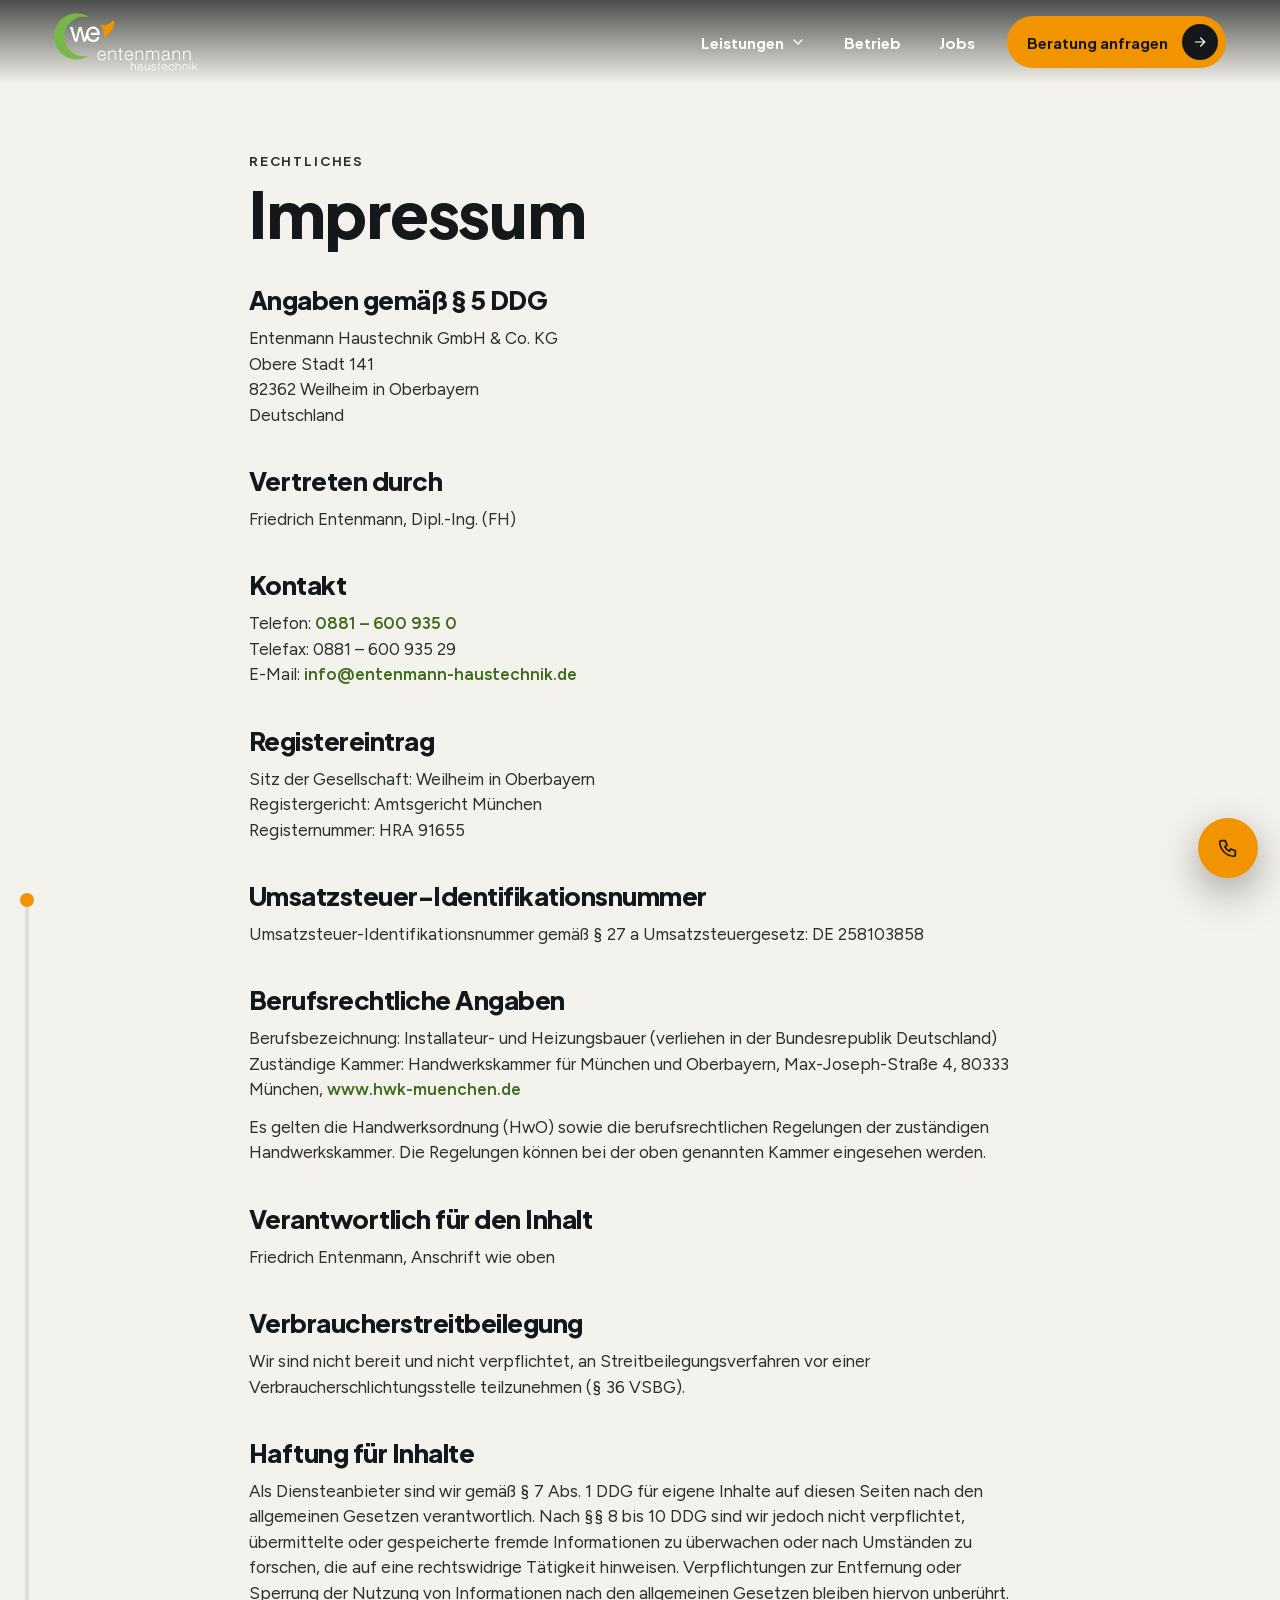
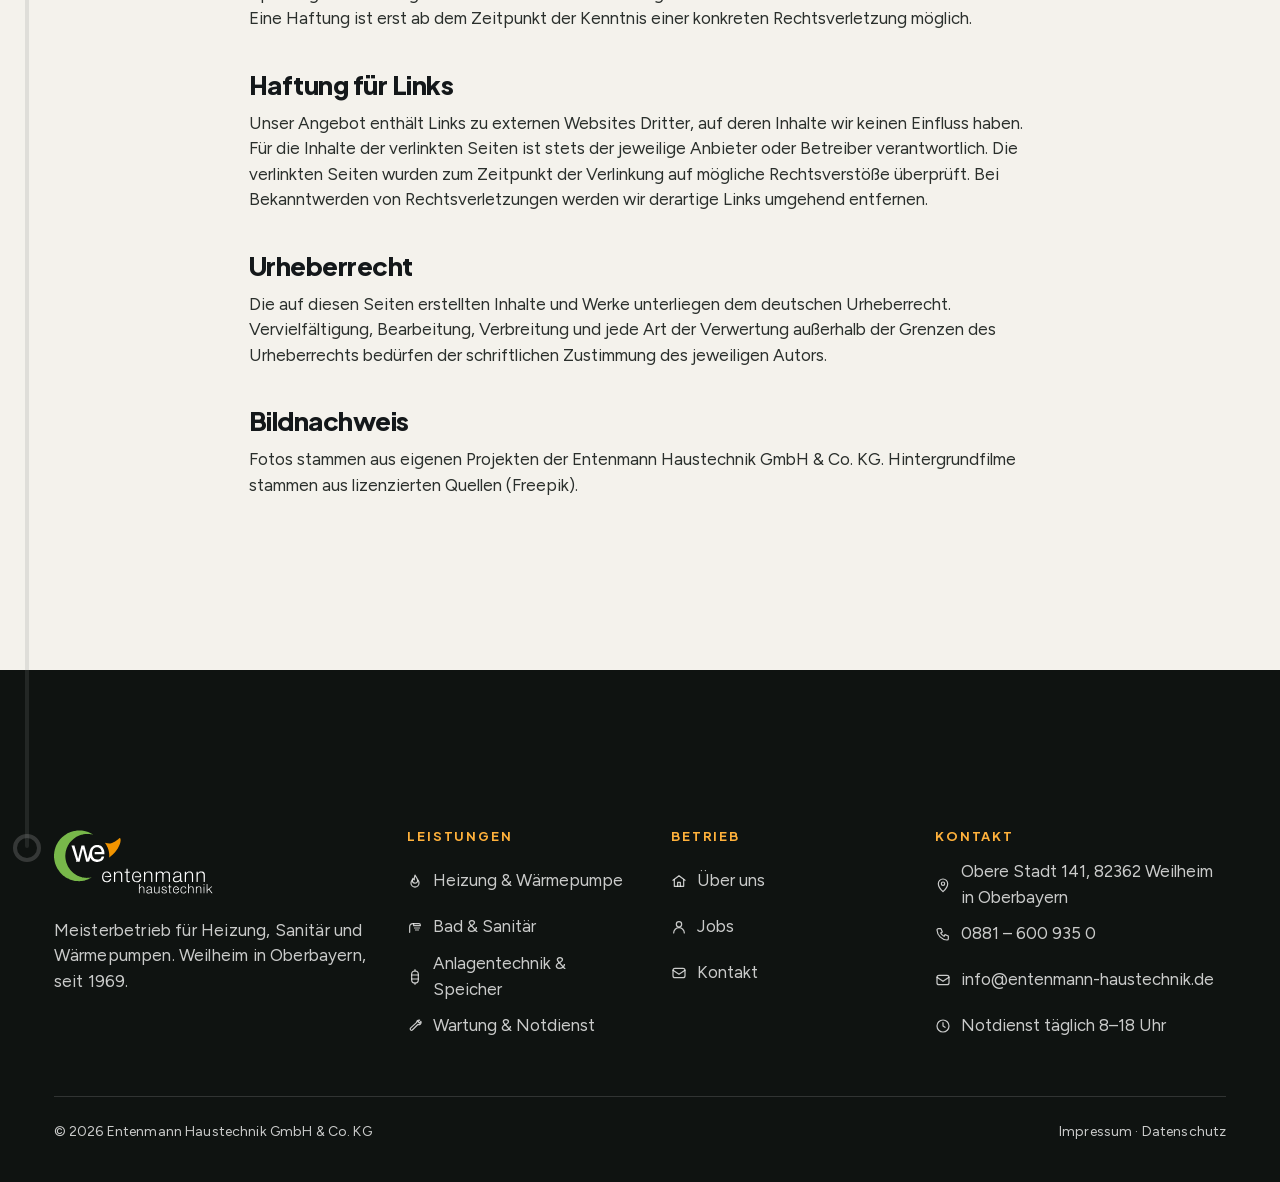
<file: impressum.html>
<!doctype html>
<html lang="de">
<head>
<meta charset="utf-8">
<meta name="viewport" content="width=device-width, initial-scale=1, viewport-fit=cover">
<title>Impressum | Entenmann Haustechnik GmbH &amp; Co. KG</title>
<meta name="description" content="Impressum der Entenmann Haustechnik GmbH &amp; Co. KG, Weilheim in Oberbayern.">
<meta name="robots" content="noindex,nofollow">
<link rel="canonical" href="https://entenmann-haustechnik.de/impressum">
<meta property="og:title" content="Impressum | Entenmann Haustechnik GmbH &amp; Co. KG">
<meta property="og:description" content="Impressum der Entenmann Haustechnik GmbH &amp; Co. KG, Weilheim in Oberbayern.">
<meta property="og:type" content="website">
<meta property="og:url" content="https://entenmann-haustechnik.de/impressum">
<meta property="og:image" content="https://entenmann-haustechnik.de/assets/img/og.jpg">
<meta property="og:locale" content="de_DE">
<meta name="theme-color" content="#0F1311">
<link rel="icon" href="assets/img/favicon.svg" type="image/svg+xml">
<link rel="apple-touch-icon" href="assets/img/apple-touch-icon.png">
<link rel="preload" href="assets/fonts/jakarta-800-latin.woff2" as="font" type="font/woff2" crossorigin>
<link rel="preload" href="assets/fonts/figtree-400-latin.woff2" as="font" type="font/woff2" crossorigin>
<style>@font-face {
  font-family: 'Plus Jakarta Sans';
  font-style: normal;
  font-weight: 500;
  font-display: swap;
  src: url(assets/fonts/jakarta-500-latin-ext.woff2) format('woff2');
  unicode-range: U+0100-02BA, U+02BD-02C5, U+02C7-02CC, U+02CE-02D7, U+02DD-02FF, U+0304, U+0308, U+0329, U+1D00-1DBF, U+1E00-1E9F, U+1EF2-1EFF, U+2020, U+20A0-20AB, U+20AD-20C4, U+2113, U+2C60-2C7F, U+A720-A7FF;
}
@font-face {
  font-family: 'Plus Jakarta Sans';
  font-style: normal;
  font-weight: 500;
  font-display: swap;
  src: url(assets/fonts/jakarta-500-latin.woff2) format('woff2');
  unicode-range: U+0000-00FF, U+0131, U+0152-0153, U+02BB-02BC, U+02C6, U+02DA, U+02DC, U+0304, U+0308, U+0329, U+2000-206F, U+20AC, U+2122, U+2191, U+2193, U+2212, U+2215, U+FEFF, U+FFFD;
}
@font-face {
  font-family: 'Plus Jakarta Sans';
  font-style: normal;
  font-weight: 700;
  font-display: swap;
  src: url(assets/fonts/jakarta-700-latin-ext.woff2) format('woff2');
  unicode-range: U+0100-02BA, U+02BD-02C5, U+02C7-02CC, U+02CE-02D7, U+02DD-02FF, U+0304, U+0308, U+0329, U+1D00-1DBF, U+1E00-1E9F, U+1EF2-1EFF, U+2020, U+20A0-20AB, U+20AD-20C4, U+2113, U+2C60-2C7F, U+A720-A7FF;
}
@font-face {
  font-family: 'Plus Jakarta Sans';
  font-style: normal;
  font-weight: 700;
  font-display: swap;
  src: url(assets/fonts/jakarta-700-latin.woff2) format('woff2');
  unicode-range: U+0000-00FF, U+0131, U+0152-0153, U+02BB-02BC, U+02C6, U+02DA, U+02DC, U+0304, U+0308, U+0329, U+2000-206F, U+20AC, U+2122, U+2191, U+2193, U+2212, U+2215, U+FEFF, U+FFFD;
}
@font-face {
  font-family: 'Plus Jakarta Sans';
  font-style: normal;
  font-weight: 800;
  font-display: swap;
  src: url(assets/fonts/jakarta-800-latin-ext.woff2) format('woff2');
  unicode-range: U+0100-02BA, U+02BD-02C5, U+02C7-02CC, U+02CE-02D7, U+02DD-02FF, U+0304, U+0308, U+0329, U+1D00-1DBF, U+1E00-1E9F, U+1EF2-1EFF, U+2020, U+20A0-20AB, U+20AD-20C4, U+2113, U+2C60-2C7F, U+A720-A7FF;
}
@font-face {
  font-family: 'Plus Jakarta Sans';
  font-style: normal;
  font-weight: 800;
  font-display: swap;
  src: url(assets/fonts/jakarta-800-latin.woff2) format('woff2');
  unicode-range: U+0000-00FF, U+0131, U+0152-0153, U+02BB-02BC, U+02C6, U+02DA, U+02DC, U+0304, U+0308, U+0329, U+2000-206F, U+20AC, U+2122, U+2191, U+2193, U+2212, U+2215, U+FEFF, U+FFFD;
}@font-face {
  font-family: 'Figtree';
  font-style: normal;
  font-weight: 400;
  font-display: swap;
  src: url(assets/fonts/figtree-400-latin-ext.woff2) format('woff2');
  unicode-range: U+0100-02BA, U+02BD-02C5, U+02C7-02CC, U+02CE-02D7, U+02DD-02FF, U+0304, U+0308, U+0329, U+1D00-1DBF, U+1E00-1E9F, U+1EF2-1EFF, U+2020, U+20A0-20AB, U+20AD-20C4, U+2113, U+2C60-2C7F, U+A720-A7FF;
}
@font-face {
  font-family: 'Figtree';
  font-style: normal;
  font-weight: 400;
  font-display: swap;
  src: url(assets/fonts/figtree-400-latin.woff2) format('woff2');
  unicode-range: U+0000-00FF, U+0131, U+0152-0153, U+02BB-02BC, U+02C6, U+02DA, U+02DC, U+0304, U+0308, U+0329, U+2000-206F, U+20AC, U+2122, U+2191, U+2193, U+2212, U+2215, U+FEFF, U+FFFD;
}
@font-face {
  font-family: 'Figtree';
  font-style: normal;
  font-weight: 500;
  font-display: swap;
  src: url(assets/fonts/figtree-500-latin-ext.woff2) format('woff2');
  unicode-range: U+0100-02BA, U+02BD-02C5, U+02C7-02CC, U+02CE-02D7, U+02DD-02FF, U+0304, U+0308, U+0329, U+1D00-1DBF, U+1E00-1E9F, U+1EF2-1EFF, U+2020, U+20A0-20AB, U+20AD-20C4, U+2113, U+2C60-2C7F, U+A720-A7FF;
}
@font-face {
  font-family: 'Figtree';
  font-style: normal;
  font-weight: 500;
  font-display: swap;
  src: url(assets/fonts/figtree-500-latin.woff2) format('woff2');
  unicode-range: U+0000-00FF, U+0131, U+0152-0153, U+02BB-02BC, U+02C6, U+02DA, U+02DC, U+0304, U+0308, U+0329, U+2000-206F, U+20AC, U+2122, U+2191, U+2193, U+2212, U+2215, U+FEFF, U+FFFD;
}
@font-face {
  font-family: 'Figtree';
  font-style: normal;
  font-weight: 600;
  font-display: swap;
  src: url(assets/fonts/figtree-600-latin-ext.woff2) format('woff2');
  unicode-range: U+0100-02BA, U+02BD-02C5, U+02C7-02CC, U+02CE-02D7, U+02DD-02FF, U+0304, U+0308, U+0329, U+1D00-1DBF, U+1E00-1E9F, U+1EF2-1EFF, U+2020, U+20A0-20AB, U+20AD-20C4, U+2113, U+2C60-2C7F, U+A720-A7FF;
}
@font-face {
  font-family: 'Figtree';
  font-style: normal;
  font-weight: 600;
  font-display: swap;
  src: url(assets/fonts/figtree-600-latin.woff2) format('woff2');
  unicode-range: U+0000-00FF, U+0131, U+0152-0153, U+02BB-02BC, U+02C6, U+02DA, U+02DC, U+0304, U+0308, U+0329, U+2000-206F, U+20AC, U+2122, U+2191, U+2193, U+2212, U+2215, U+FEFF, U+FFFD;
}</style>
<link rel="stylesheet" href="styles.css?v=8b8a66b7">

</head>
<body class="" data-seite="impressum">
<a class="skip" href="#inhalt">Zum Inhalt</a>
<header class="kopf" id="kopf"><div class="wrap">
<a class="marke" href="./" aria-label="Entenmann Haustechnik – zur Startseite"><svg viewBox="0 0 3152 1264" width="139" height="56" role="img" aria-label="Entenmann Haustechnik Logo"><g class="l-gruen" fill="#78B84A" transform="translate(0.000000,1264.000000) scale(0.100000,-0.100000)"><path d="M4900 12574 c-30 -2 -131 -8 -225 -14 -93 -6 -217 -17 -275 -26 -208
-31 -356 -57 -428 -75 -40 -11 -83 -19 -97 -19 -13 0 -48 -9 -77 -19 -29 -11
-71 -23 -93 -27 -22 -4 -52 -13 -67 -20 -15 -8 -37 -14 -48 -14 -12 0 -36 -6
-53 -14 -18 -8 -48 -19 -67 -24 -98 -28 -286 -100 -372 -143 -20 -11 -42 -19
-48 -19 -32 0 -451 -212 -555 -280 -16 -11 -44 -27 -61 -34 -17 -8 -36 -22
-44 -30 -7 -9 -17 -16 -23 -16 -11 0 -129 -78 -242 -160 -38 -27 -81 -58 -95
-67 -38 -26 -169 -132 -221 -177 -25 -23 -67 -59 -95 -81 -79 -64 -424 -413
-494 -500 -35 -44 -84 -102 -108 -130 -25 -27 -55 -66 -69 -85 -13 -19 -50
-73 -83 -120 -115 -163 -135 -192 -177 -258 -112 -181 -216 -371 -301 -552
-73 -157 -82 -177 -82 -189 0 -6 -9 -28 -20 -48 -11 -21 -20 -44 -20 -51 0 -8
-7 -26 -15 -40 -17 -31 -41 -96 -60 -164 -7 -25 -18 -55 -24 -66 -6 -11 -15
-37 -20 -58 -5 -22 -16 -59 -24 -84 -8 -25 -25 -81 -37 -125 -12 -44 -28 -102
-35 -130 -8 -27 -17 -68 -20 -90 -3 -22 -15 -80 -25 -130 -33 -155 -51 -282
-62 -439 -7 -101 -15 -156 -24 -167 -16 -18 -21 -708 -5 -724 11 -13 19 -69
31 -220 5 -66 13 -131 18 -146 6 -14 13 -56 17 -94 3 -39 15 -106 25 -150 10
-44 23 -102 28 -130 6 -27 16 -70 22 -95 41 -156 53 -200 66 -240 9 -25 20
-67 26 -94 5 -28 16 -59 24 -70 8 -11 14 -29 14 -39 0 -10 9 -35 20 -57 11
-22 20 -47 20 -57 0 -10 9 -35 20 -56 11 -20 20 -42 20 -48 0 -7 9 -33 21 -58
12 -25 29 -64 39 -86 86 -192 158 -337 240 -479 25 -43 58 -102 73 -130 16
-28 37 -60 48 -72 10 -11 19 -23 19 -27 0 -29 255 -375 416 -567 73 -86 405
-426 479 -489 114 -99 192 -162 270 -221 122 -92 179 -133 197 -145 8 -5 62
-41 119 -80 115 -78 131 -87 174 -110 17 -9 48 -27 70 -41 22 -13 56 -31 75
-40 19 -9 37 -19 40 -23 3 -4 68 -37 145 -75 135 -65 174 -84 268 -125 23 -10
58 -26 77 -34 38 -18 98 -40 170 -63 25 -8 59 -21 77 -29 17 -8 38 -15 46 -15
8 0 34 -9 58 -20 24 -11 54 -20 65 -20 12 0 41 -9 65 -20 24 -11 58 -20 74
-20 17 0 42 -6 57 -14 15 -8 42 -17 60 -20 18 -4 71 -15 118 -26 216 -49 342
-69 433 -71 10 0 31 -5 45 -11 27 -11 313 -27 522 -29 177 -3 445 11 550 28
52 8 133 19 179 23 46 5 98 14 116 20 18 6 68 17 111 25 86 15 133 26 234 56
36 11 74 19 85 19 11 0 38 9 60 19 22 10 57 21 79 25 21 4 52 13 70 20 17 8
56 23 86 33 140 51 232 87 340 135 63 28 360 178 418 210 26 14 61 34 77 43
73 39 85 47 85 54 0 20 -35 20 -92 1 -34 -11 -82 -20 -107 -20 -25 0 -107 -9
-181 -19 -150 -21 -686 -28 -770 -10 -25 5 -110 15 -189 24 -79 8 -173 21
-210 29 -36 8 -91 19 -121 25 -102 19 -165 34 -223 52 -31 11 -65 19 -75 19
-16 0 -58 13 -197 61 -27 9 -63 21 -80 27 -75 25 -103 36 -141 53 -23 11 -47
19 -53 19 -7 0 -29 8 -49 19 -20 10 -57 28 -82 39 -182 81 -479 244 -631 347
-24 16 -51 34 -61 40 -37 23 -194 142 -353 268 -158 125 -554 549 -690 740
-46 63 -220 322 -234 347 -7 14 -21 38 -30 53 -49 86 -75 135 -135 257 -36 74
-75 152 -86 172 -11 20 -20 42 -20 49 0 6 -8 30 -19 53 -10 23 -28 64 -38 91
-19 47 -28 71 -54 148 -6 17 -19 55 -29 82 -16 47 -25 79 -51 178 -6 23 -20
69 -30 103 -11 33 -19 71 -19 84 0 12 -9 62 -19 109 -64 281 -114 824 -93
1002 6 52 16 166 23 254 6 88 20 207 30 265 10 58 19 117 19 131 0 15 7 49 15
75 8 27 21 81 29 119 8 39 24 104 35 145 12 41 28 98 36 125 64 224 133 396
275 685 39 80 75 152 80 160 5 8 31 52 57 98 71 123 85 145 121 196 17 26 32
51 32 55 0 5 6 14 14 20 8 7 36 44 62 84 26 40 62 88 79 107 18 19 56 66 85
104 199 260 727 739 961 872 10 6 27 18 36 26 10 8 25 18 33 22 8 3 35 20 60
36 25 16 59 36 75 45 17 8 46 25 65 37 47 29 383 198 394 198 5 0 27 8 50 19
123 56 301 122 391 145 28 7 60 18 72 24 12 7 31 12 42 12 11 0 42 7 68 16 47
16 109 32 223 54 30 6 85 18 121 26 37 8 109 19 160 25 52 5 135 16 184 24 90
14 807 15 895 1 19 -4 86 -13 149 -21 63 -8 128 -19 145 -24 17 -6 56 -13 86
-17 30 -3 84 -15 119 -25 72 -22 135 -25 129 -7 -2 6 -29 25 -59 41 -30 16
-61 35 -69 42 -8 8 -26 19 -40 25 -14 6 -43 22 -65 35 -22 14 -53 32 -70 40
-16 9 -66 36 -110 60 -119 67 -281 144 -415 200 -36 15 -84 35 -108 46 -23 10
-50 19 -60 19 -9 1 -35 9 -57 20 -22 11 -48 19 -58 20 -10 0 -32 7 -50 16 -17
9 -54 23 -82 30 -49 13 -75 19 -205 54 -274 73 -675 136 -915 144 -71 3 -186
7 -255 9 -69 3 -150 3 -180 1z"/></g><g class="l-orange" fill="#F29400" transform="translate(0.000000,1264.000000) scale(0.100000,-0.100000)"><path d="M12980 11054 c-64 -35 -418 -314 -450 -355 -23 -30 -391 -299 -409
-299 -5 0 -14 -7 -21 -15 -6 -8 -41 -28 -76 -45 -35 -18 -66 -35 -69 -39 -4
-7 -57 -34 -240 -122 -22 -10 -46 -19 -52 -19 -7 0 -32 -8 -55 -19 -44 -19
-126 -44 -258 -80 -169 -45 -501 -66 -655 -42 -38 6 -92 14 -120 17 -99 10
-339 71 -398 100 -29 14 -77 19 -77 8 0 -3 32 -48 70 -99 39 -51 70 -97 70
-101 0 -4 8 -17 18 -28 25 -28 142 -220 142 -233 0 -6 6 -15 13 -21 21 -18
227 -438 227 -465 0 -7 9 -25 20 -42 11 -16 20 -38 20 -48 0 -11 7 -33 15 -50
19 -42 42 -107 66 -184 10 -35 28 -93 40 -130 21 -70 28 -97 59 -223 23 -97
38 -168 51 -255 6 -38 17 -108 25 -155 24 -143 36 -378 32 -650 -2 -210 0
-260 10 -260 26 0 640 557 888 804 300 301 441 471 645 781 111 169 122 185
136 215 7 14 22 39 33 55 11 17 27 44 36 60 8 17 35 66 60 110 43 78 65 123
146 295 243 514 344 980 285 1302 -17 88 -65 206 -98 239 -26 26 -74 23 -129
-7z"/></g><g class="l-grau" fill="#575759" transform="translate(0.000000,1264.000000) scale(0.100000,-0.100000)"><path d="M8345 9685 c-60 -8 -132 -20 -160 -28 -27 -9 -66 -20 -85 -26 -74
-21 -136 -45 -150 -56 -8 -7 -26 -16 -40 -20 -14 -4 -30 -11 -36 -16 -6 -5
-37 -23 -70 -40 -120 -64 -270 -192 -368 -313 -84 -105 -146 -192 -146 -205 0
-4 -8 -19 -19 -32 -10 -13 -22 -35 -26 -49 -4 -14 -13 -32 -20 -40 -7 -8 -17
-28 -23 -45 -6 -16 -23 -61 -37 -100 -35 -92 -64 -196 -76 -270 -6 -33 -17
-82 -24 -110 -27 -94 -46 -170 -61 -238 -7 -38 -17 -74 -21 -80 -4 -6 -12 -39
-19 -72 -7 -33 -17 -73 -23 -90 -11 -32 -34 -124 -55 -220 -7 -33 -20 -82 -28
-110 -22 -72 -38 -132 -52 -200 -7 -33 -17 -69 -23 -80 -6 -11 -14 -42 -18
-69 -20 -133 -69 -221 -86 -156 -11 37 -30 117 -44 185 -14 63 -37 150 -60
225 -8 25 -17 65 -21 90 -3 25 -10 53 -15 62 -5 10 -16 48 -23 85 -15 69 -36
152 -61 233 -8 25 -17 65 -21 90 -3 25 -10 53 -15 62 -5 10 -16 48 -24 85 -16
80 -40 171 -59 233 -8 25 -18 65 -22 90 -3 25 -10 52 -15 61 -4 9 -15 47 -23
85 -22 96 -44 181 -60 234 -8 25 -18 65 -22 90 -3 25 -10 53 -15 62 -5 10 -16
48 -24 85 -17 82 -40 172 -60 233 -8 25 -19 68 -24 95 -9 47 -23 106 -40 165
-6 25 -6 25 -294 28 -287 2 -287 2 -293 -25 -3 -16 -12 -48 -19 -73 -16 -53
-41 -151 -59 -235 -7 -33 -18 -76 -24 -95 -14 -43 -40 -153 -58 -243 -8 -37
-18 -75 -23 -85 -5 -9 -12 -39 -16 -67 -4 -27 -13 -64 -21 -82 -7 -18 -16 -54
-20 -80 -3 -26 -13 -63 -20 -81 -7 -18 -16 -57 -20 -85 -4 -29 -12 -66 -20
-84 -7 -18 -16 -54 -20 -80 -3 -26 -12 -62 -20 -80 -7 -18 -16 -54 -20 -80 -3
-26 -12 -62 -20 -80 -7 -18 -16 -54 -20 -80 -3 -26 -13 -63 -20 -81 -7 -18
-16 -57 -20 -85 -4 -29 -12 -66 -20 -84 -7 -18 -16 -54 -20 -80 -3 -26 -12
-62 -20 -80 -7 -18 -16 -54 -20 -80 -3 -26 -12 -62 -20 -80 -7 -18 -16 -54
-20 -80 -3 -26 -13 -64 -20 -83 -7 -19 -18 -62 -23 -96 -11 -73 -40 -139 -61
-139 -10 0 -19 18 -27 55 -20 99 -45 195 -55 220 -6 14 -17 50 -24 80 -7 30
-22 87 -33 125 -11 39 -27 97 -36 130 -18 69 -36 133 -64 225 -10 36 -22 83
-26 105 -4 21 -13 52 -21 67 -8 15 -14 37 -14 50 -1 13 -8 41 -16 63 -8 22
-21 67 -29 100 -8 33 -24 94 -36 135 -11 41 -28 102 -36 135 -8 33 -21 76 -28
95 -8 19 -17 55 -21 80 -3 25 -12 56 -19 70 -7 14 -16 45 -20 70 -4 25 -12 54
-17 64 -6 11 -16 45 -24 75 -20 89 -43 173 -55 206 -6 17 -17 55 -25 85 -25
103 -45 175 -64 238 -11 34 -20 71 -20 81 0 49 -13 51 -306 51 -313 0 -301 4
-267 -83 26 -65 50 -137 67 -202 14 -50 23 -77 56 -170 10 -27 22 -66 25 -85
4 -19 13 -46 20 -60 7 -14 17 -44 21 -65 4 -22 13 -49 20 -60 7 -11 16 -38 20
-60 3 -22 12 -51 19 -65 7 -14 16 -41 19 -60 4 -19 14 -48 21 -65 8 -16 26
-70 40 -120 15 -49 33 -106 40 -125 24 -62 46 -134 55 -176 5 -22 15 -56 23
-75 23 -56 48 -131 58 -179 6 -25 16 -58 24 -75 19 -41 44 -121 56 -175 5 -25
16 -56 24 -70 7 -14 16 -43 20 -65 4 -22 12 -46 18 -53 5 -7 16 -36 23 -65 14
-56 38 -131 59 -187 7 -19 23 -69 35 -110 12 -41 30 -97 40 -125 35 -100 70
-215 70 -229 0 -8 7 -27 14 -43 18 -35 44 -113 57 -173 5 -25 16 -56 24 -70 7
-14 16 -42 20 -63 11 -56 17 -58 312 -55 268 3 268 3 290 48 12 25 24 65 28
90 3 25 12 65 20 90 16 53 40 147 60 242 7 37 18 75 23 85 6 10 13 41 17 68 4
28 12 61 18 75 5 14 15 52 22 85 7 33 18 74 23 90 13 35 37 130 57 228 8 37
19 75 24 85 5 9 12 40 16 67 4 28 13 64 21 82 7 18 16 54 20 80 3 26 12 64 20
83 7 19 15 53 19 75 3 22 12 60 20 85 20 61 43 151 60 233 8 37 19 75 24 85 5
9 12 40 16 67 4 28 13 64 21 82 7 18 16 54 20 80 3 26 13 64 20 83 7 19 18 62
24 94 14 69 45 146 59 146 16 0 23 -18 32 -78 8 -59 29 -144 53 -222 8 -25 18
-65 22 -90 3 -25 10 -53 15 -62 5 -10 16 -48 24 -85 16 -80 40 -171 59 -233 8
-25 18 -65 22 -90 3 -25 10 -53 15 -62 5 -10 16 -48 24 -85 16 -80 40 -171 59
-233 8 -25 18 -65 22 -90 3 -25 10 -53 15 -62 5 -10 16 -48 23 -85 15 -69 36
-152 61 -233 8 -25 17 -65 20 -89 4 -24 13 -58 20 -75 7 -17 16 -53 20 -81 4
-27 13 -61 20 -75 7 -14 16 -47 19 -73 4 -26 13 -62 20 -80 8 -18 17 -54 20
-80 4 -26 13 -62 21 -80 7 -18 16 -56 20 -84 14 -105 8 -103 310 -103 198 0
265 3 273 13 14 16 35 73 67 182 14 50 32 104 40 120 7 17 17 46 20 65 3 19
12 51 20 70 20 52 45 129 60 185 18 69 52 145 65 145 6 0 16 -12 22 -27 69
-168 215 -369 341 -471 80 -64 193 -142 206 -142 5 0 19 -9 33 -19 13 -11 38
-23 54 -27 16 -4 36 -12 44 -19 19 -15 98 -43 171 -60 31 -7 72 -18 91 -24 43
-14 299 -41 398 -41 77 0 378 27 391 36 4 2 40 13 81 24 111 29 218 69 268
101 8 5 24 13 35 18 114 50 334 250 397 361 10 19 30 53 43 75 14 22 29 51 35
65 5 14 14 32 19 41 20 34 71 172 71 190 0 11 6 32 14 47 17 35 26 95 17 111
-8 13 -486 19 -499 7 -3 -4 -17 -42 -32 -86 -15 -44 -29 -82 -32 -85 -3 -3
-20 -35 -38 -71 -59 -116 -216 -260 -323 -296 -18 -6 -41 -17 -52 -24 -11 -6
-38 -15 -60 -19 -22 -3 -60 -13 -85 -22 -147 -50 -599 4 -700 83 -8 6 -26 15
-38 19 -100 30 -344 281 -378 387 -3 13 -13 32 -20 43 -8 11 -14 26 -14 35 0
8 -8 31 -19 50 -10 19 -22 55 -26 80 -4 25 -12 53 -17 63 -5 10 -16 55 -24
100 -9 45 -20 105 -26 132 -13 66 -12 407 1 470 6 28 17 82 24 120 15 75 42
164 62 205 7 14 16 39 19 57 4 17 14 37 22 44 8 6 14 19 14 29 0 9 9 29 20 43
11 14 20 29 20 35 0 51 284 322 337 322 6 0 16 7 23 15 7 8 19 15 28 15 8 0
33 9 56 19 169 79 489 79 662 0 23 -11 44 -19 48 -19 27 0 185 -108 253 -173
72 -69 173 -199 173 -222 0 -5 6 -16 13 -24 7 -9 23 -41 34 -71 52 -133 65
-182 66 -263 l2 -82 -674 -3 c-478 -1 -678 -5 -688 -13 -15 -13 -19 -413 -5
-437 12 -18 1911 -18 1925 0 13 20 -1 382 -19 473 -9 44 -19 105 -24 135 -9
59 -31 134 -61 215 -10 28 -19 56 -19 63 0 17 -60 147 -118 257 -28 53 -106
163 -165 233 -60 72 -271 251 -319 272 -24 11 -46 23 -89 52 -15 9 -40 20 -55
24 -16 4 -38 12 -49 17 -121 65 -491 101 -740 72z"/><path d="M14384 4989 c-3 -6 -6 -135 -5 -287 1 -166 -3 -283 -8 -292 -8 -12
-44 -16 -183 -20 l-173 -5 2 -89 c1 -62 5 -91 15 -97 7 -5 83 -9 169 -9 139 0
158 -2 165 -17 5 -10 12 -362 15 -783 6 -809 8 -848 53 -919 77 -121 219 -155
589 -142 15 1 17 12 17 90 0 126 9 118 -129 113 -193 -7 -259 32 -280 165 -14
92 -16 1429 -1 1467 10 26 10 26 204 26 224 0 206 -10 206 116 0 73 -2 84 -17
85 -10 0 -97 0 -194 -1 -153 -1 -179 1 -193 16 -15 15 -17 46 -15 294 1 153
-2 283 -5 289 -5 7 -48 11 -116 11 -68 0 -111 -4 -116 -11z"/><path d="M10325 4440 c-78 -8 -201 -42 -260 -74 -16 -9 -33 -16 -38 -16 -8 0
-95 -60 -150 -104 -75 -60 -210 -252 -232 -328 -3 -13 -12 -39 -20 -58 -49
-128 -84 -333 -85 -497 0 -100 28 -330 45 -376 8 -20 15 -46 15 -57 0 -21 50
-151 67 -172 6 -7 14 -24 18 -37 10 -32 67 -115 114 -165 45 -48 179 -156 193
-156 6 0 19 -6 27 -13 84 -70 443 -120 621 -87 151 28 208 46 300 94 129 69
268 225 326 366 4 8 14 33 24 55 10 22 21 55 25 73 4 18 13 45 21 61 27 54 14
61 -106 61 -123 0 -134 -5 -145 -69 -4 -22 -13 -45 -20 -51 -8 -6 -17 -25 -20
-41 -4 -16 -11 -31 -16 -34 -4 -3 -16 -21 -24 -39 -52 -109 -240 -241 -380
-266 -262 -48 -455 8 -616 178 -79 84 -160 224 -176 304 -3 18 -10 42 -16 53
-30 58 -46 367 -26 512 31 235 166 475 324 577 85 55 98 62 170 86 244 81 545
-30 689 -254 29 -46 43 -73 93 -181 7 -16 18 -55 24 -85 26 -142 30 -172 24
-178 -4 -4 -235 -9 -513 -12 l-507 -5 2 -89 c1 -62 5 -91 15 -97 26 -17 1224
-11 1238 6 28 33 -15 406 -55 485 -7 14 -16 41 -20 60 -4 19 -14 46 -21 60 -8
14 -18 36 -24 50 -10 26 -13 31 -66 115 -99 157 -287 284 -494 335 -54 13
-256 19 -345 10z"/><path d="M12686 4438 c-43 -5 -90 -15 -105 -22 -14 -7 -39 -16 -56 -20 -16 -4
-37 -13 -45 -21 -8 -7 -26 -16 -40 -20 -59 -18 -218 -168 -234 -222 -7 -23
-39 -39 -57 -28 -7 5 -10 53 -8 144 l3 136 -122 0 -122 0 0 -1009 c0 -801 2
-1011 12 -1018 17 -10 199 -10 216 1 10 6 13 126 12 602 0 356 4 628 10 679
10 78 41 193 61 230 5 8 13 24 18 36 9 21 38 64 81 123 29 38 156 141 175 141
7 0 18 7 25 15 7 8 28 18 49 21 20 4 52 14 71 22 60 25 259 21 345 -8 185 -62
269 -165 316 -385 17 -83 19 -141 19 -776 0 -575 2 -688 14 -698 9 -8 50 -11
117 -9 l104 3 3 740 c1 468 -2 758 -8 790 -5 27 -15 73 -20 100 -32 157 -152
324 -270 374 -14 6 -32 15 -40 20 -85 52 -338 81 -524 59z"/><path d="M16270 4439 c-234 -25 -453 -159 -580 -354 -63 -98 -69 -107 -80
-135 -6 -14 -17 -38 -25 -55 -81 -173 -120 -578 -76 -790 6 -27 15 -72 20
-100 15 -78 61 -206 92 -255 5 -8 13 -25 19 -37 17 -41 82 -128 139 -186 154
-160 362 -237 641 -237 249 0 426 56 580 183 86 71 176 185 195 249 4 13 13
30 20 38 13 17 38 86 62 173 21 76 17 78 -117 75 -105 -3 -105 -3 -114 -33
-11 -36 -44 -114 -57 -135 -5 -8 -15 -28 -22 -45 -32 -69 -195 -221 -259 -240
-12 -4 -32 -13 -43 -20 -89 -55 -396 -52 -503 5 -20 11 -40 20 -44 20 -44 0
-278 241 -278 287 0 5 -7 22 -16 38 -30 56 -62 169 -79 276 -35 220 4 581 72
660 7 8 13 22 13 31 0 8 8 26 18 39 10 13 23 35 29 49 36 83 215 230 332 272
139 49 363 38 461 -23 8 -5 29 -16 45 -23 73 -34 196 -171 263 -294 30 -54 62
-159 68 -220 4 -37 11 -77 15 -89 19 -53 8 -54 -520 -53 -266 1 -487 -2 -491
-7 -4 -4 -4 -48 -1 -98 l6 -90 625 0 625 0 -1 110 c-2 115 -32 312 -58 380 -8
22 -15 50 -16 61 0 12 -6 27 -14 33 -8 7 -18 27 -22 44 -7 34 -14 47 -82 150
-73 111 -224 245 -297 263 -13 3 -29 12 -36 20 -6 7 -27 16 -48 20 -20 4 -48
13 -62 20 -53 26 -257 38 -399 23z"/><path d="M18651 4438 c-47 -5 -94 -16 -105 -24 -11 -8 -30 -14 -41 -14 -11 0
-31 -7 -45 -15 -14 -7 -38 -20 -55 -28 -85 -40 -201 -149 -239 -225 -20 -38
-44 -51 -57 -31 -5 8 -9 75 -7 149 l2 135 -122 0 -122 0 0 -1009 c0 -801 2
-1011 12 -1018 17 -10 199 -10 216 1 10 6 13 124 12 592 0 703 6 771 83 939
47 102 174 238 262 282 200 99 455 98 610 -4 61 -40 155 -153 155 -186 0 -7 6
-23 14 -35 16 -23 33 -105 46 -222 5 -38 9 -358 9 -711 1 -484 4 -643 13 -652
8 -8 48 -12 115 -12 100 0 103 1 109 24 15 60 -2 1499 -18 1551 -9 28 -19 67
-23 89 -3 21 -15 55 -26 75 -10 20 -19 39 -19 43 0 10 -65 105 -94 136 -22 25
-98 77 -151 105 -118 61 -335 87 -534 65z"/><path d="M20971 4438 c-47 -5 -97 -16 -112 -24 -16 -8 -34 -14 -41 -14 -65 0
-264 -160 -332 -268 -53 -84 -69 -53 -65 126 l3 127 -94 5 c-52 3 -103 4 -112
2 -17 -4 -18 -60 -18 -1007 0 -552 3 -1010 6 -1019 9 -24 219 -24 228 0 3 9 6
295 6 638 0 621 0 621 25 726 44 187 87 272 183 363 210 195 552 207 718 23
24 -26 44 -54 44 -60 0 -7 5 -17 12 -24 6 -6 23 -44 37 -84 25 -73 25 -73 31
-833 l5 -760 106 -3 c79 -2 109 1 117 11 8 9 12 208 15 673 4 666 8 742 43
829 81 201 170 296 334 355 84 30 309 34 355 5 11 -6 35 -15 53 -18 54 -11
130 -70 170 -132 88 -135 92 -185 92 -1029 -1 -544 2 -681 12 -688 17 -10 199
-10 216 0 16 10 18 1366 2 1497 -17 144 -23 180 -35 200 -7 11 -15 32 -19 46
-33 146 -214 291 -411 330 -67 14 -319 14 -375 1 -63 -15 -142 -43 -160 -57
-8 -6 -26 -16 -40 -22 -79 -34 -219 -173 -241 -240 -14 -45 -41 -43 -62 5 -30
67 -94 157 -138 193 -50 41 -136 89 -159 89 -9 0 -24 6 -35 14 -11 7 -66 19
-123 25 -114 12 -122 12 -241 -1z"/><path d="M24320 4435 c-107 -13 -211 -40 -265 -69 -16 -9 -33 -16 -38 -16 -12
0 -110 -70 -150 -109 -35 -32 -78 -92 -115 -160 -49 -87 -91 -310 -58 -312 9
0 57 0 106 0 50 0 97 0 105 0 10 1 15 12 15 35 0 45 25 128 58 195 27 53 142
171 167 171 7 0 18 6 24 14 6 7 28 16 49 20 21 3 53 13 72 22 46 23 323 24
390 1 25 -8 59 -18 77 -22 17 -3 37 -13 44 -21 6 -8 18 -14 26 -14 17 0 133
-108 133 -124 0 -6 10 -29 22 -51 19 -35 22 -55 23 -160 0 -120 0 -121 -34
-173 -43 -68 -101 -98 -219 -112 -48 -6 -114 -15 -147 -20 -33 -6 -107 -14
-165 -20 -174 -16 -451 -72 -483 -98 -7 -5 -27 -13 -44 -17 -18 -3 -35 -11
-39 -16 -3 -5 -21 -16 -40 -24 -58 -24 -156 -131 -193 -209 -61 -129 -65 -372
-9 -506 41 -97 138 -213 201 -240 12 -6 29 -14 37 -20 8 -5 26 -14 40 -20 14
-5 32 -14 40 -19 62 -38 355 -64 480 -42 124 21 173 33 194 46 12 7 32 16 45
20 25 8 97 55 162 107 19 16 59 59 87 96 95 124 114 129 119 26 7 -131 71
-215 180 -235 63 -12 240 -6 255 9 5 5 8 49 6 98 -3 89 -3 89 -68 89 -80 0
-114 20 -141 83 -18 41 -19 79 -19 645 0 347 -5 632 -10 672 -53 367 -391 544
-920 480z m688 -1223 c-5 -243 -16 -290 -96 -411 -70 -106 -219 -225 -308
-247 -16 -4 -38 -13 -49 -19 -25 -16 -188 -45 -248 -45 -70 0 -186 27 -247 57
-54 27 -180 143 -180 166 0 7 -10 30 -22 52 -36 65 -32 212 8 284 63 115 191
194 379 235 33 7 80 18 105 24 47 12 216 37 355 53 44 6 103 16 132 24 28 8
61 15 72 15 12 0 31 11 43 25 17 20 25 22 40 14 19 -10 20 -20 16 -227z"/><path d="M26743 4439 c-40 -5 -86 -15 -102 -24 -17 -8 -37 -15 -46 -15 -17 0
-103 -43 -153 -77 -77 -51 -182 -164 -201 -216 -24 -63 -36 -24 -39 124 -1 79
-7 148 -11 152 -11 11 -204 13 -220 3 -12 -8 -17 -1990 -5 -2020 9 -24 219
-24 228 0 3 9 6 296 6 639 0 735 -2 715 99 924 31 64 159 199 216 226 22 11
47 25 55 31 83 59 336 77 465 33 146 -49 251 -158 295 -304 6 -22 16 -56 22
-75 8 -23 13 -282 17 -760 l6 -725 104 -3 c67 -2 108 1 117 9 18 15 21 1326 3
1491 -12 111 -40 211 -85 298 -35 69 -160 195 -202 205 -17 3 -36 13 -42 20
-7 8 -28 17 -49 21 -20 4 -48 13 -62 20 -51 26 -283 39 -416 23z"/><path d="M29073 4439 c-40 -5 -85 -15 -100 -23 -16 -7 -44 -17 -63 -21 -19 -4
-46 -16 -59 -26 -13 -11 -27 -19 -32 -19 -29 0 -173 -126 -214 -188 -72 -109
-79 -102 -80 79 l0 144 -110 6 c-72 3 -113 2 -120 -5 -7 -7 -8 -355 -5 -1021
l5 -1010 106 -3 c80 -2 109 1 117 11 8 10 13 198 15 653 4 759 7 778 122 954
56 85 182 200 220 200 5 0 16 6 24 13 63 54 380 86 443 45 13 -8 37 -18 54
-21 94 -18 212 -144 260 -277 35 -99 37 -135 41 -850 3 -551 6 -716 16 -722
16 -10 198 -10 215 0 20 13 17 1376 -4 1531 -8 63 -21 126 -28 140 -7 14 -16
38 -19 52 -21 88 -152 236 -247 281 -162 75 -349 101 -557 77z"/><path d="M16865 1951 c-13 -22 -6 -1824 7 -1833 20 -12 113 -9 126 4 9 9 12
108 12 382 0 418 9 506 61 612 53 107 143 192 227 214 20 5 57 14 82 20 107
28 254 -21 322 -106 78 -98 80 -118 85 -649 3 -302 8 -464 15 -472 12 -14 105
-18 126 -4 20 12 17 920 -4 1034 -32 178 -111 261 -304 319 -53 16 -298 6
-335 -13 -16 -9 -48 -24 -70 -35 -22 -10 -75 -54 -118 -98 -42 -43 -80 -76
-83 -73 -4 3 -6 157 -5 342 2 246 -1 340 -10 351 -13 16 -124 20 -134 5z"/><path d="M26642 1948 c-19 -19 -17 -1811 2 -1827 9 -7 40 -11 78 -9 l63 3 6
455 c5 455 5 455 30 510 76 168 154 231 339 271 157 34 334 -68 371 -214 25
-99 28 -154 29 -567 0 -239 4 -441 9 -448 5 -9 27 -12 72 -10 l64 3 3 495 c3
485 2 497 -20 575 -12 44 -28 87 -35 96 -7 8 -13 20 -13 26 0 33 -97 111 -174
139 -80 30 -129 36 -254 32 -120 -4 -131 -6 -196 -38 -65 -31 -153 -106 -183
-155 -12 -20 -12 -20 -28 0 -14 17 -16 63 -15 337 1 175 -1 322 -5 328 -9 14
-128 13 -143 -2z"/><path d="M29693 1943 c-5 -10 -6 -65 -3 -123 5 -105 5 -105 72 -108 81 -4 80
-5 76 143 -3 100 -3 100 -70 103 -56 2 -68 0 -75 -15z"/><path d="M30305 1951 c-13 -22 -6 -1824 7 -1833 20 -12 113 -9 126 4 9 9 12
76 12 241 0 136 4 236 10 247 6 11 62 63 126 116 138 114 140 115 210 14 27
-39 67 -95 89 -125 22 -30 58 -79 80 -110 22 -31 60 -81 84 -113 24 -31 62
-84 84 -117 22 -33 60 -84 84 -112 45 -53 45 -53 129 -53 101 0 107 11 47 90
-21 27 -56 74 -78 104 -22 31 -58 81 -80 111 -22 30 -57 78 -78 107 -87 122
-207 286 -241 331 -76 98 -77 95 56 209 53 46 159 137 235 203 76 66 149 128
162 137 39 28 16 38 -85 38 -95 0 -95 0 -162 -59 -268 -235 -349 -306 -437
-383 -55 -47 -120 -105 -145 -127 -25 -23 -54 -41 -67 -41 -23 0 -23 0 -23
553 0 417 -3 556 -12 565 -14 14 -124 16 -133 3z"/><path d="M22882 1838 c-9 -9 -12 -62 -12 -194 0 -137 -3 -184 -13 -192 -7 -6
-58 -13 -113 -14 -99 -3 -99 -3 -99 -58 0 -55 0 -55 99 -58 55 -1 105 -7 112
-13 10 -8 13 -134 16 -532 3 -573 2 -561 65 -619 43 -41 112 -58 240 -58 61 0
114 3 116 8 3 4 6 32 8 62 4 55 4 55 -98 60 -100 5 -104 6 -135 38 -33 32 -33
32 -36 522 -2 332 1 497 8 510 10 18 21 20 129 20 131 0 138 3 138 60 0 57 -7
60 -138 60 -83 0 -120 4 -126 13 -4 6 -10 98 -13 202 -5 190 -5 190 -70 193
-42 2 -70 -2 -78 -10z"/><path d="M24086 1479 c-32 -5 -78 -18 -101 -29 -23 -11 -44 -20 -48 -20 -17 0
-101 -67 -147 -116 -180 -198 -228 -574 -113 -889 33 -92 173 -265 214 -265 7
0 20 -6 28 -13 62 -53 302 -84 441 -57 207 40 329 150 413 374 33 86 28 94
-58 90 -71 -3 -85 -8 -85 -30 0 -58 -101 -196 -187 -254 -108 -74 -335 -78
-436 -8 -78 54 -155 144 -172 200 -4 12 -12 29 -17 36 -38 46 -57 354 -30 477
64 298 353 466 594 346 66 -33 188 -144 188 -172 0 -7 6 -20 13 -28 16 -19 53
-130 60 -182 10 -66 21 -63 -340 -69 -328 -5 -328 -5 -324 -55 1 -27 8 -53 15
-57 6 -4 187 -8 402 -8 348 0 393 2 398 16 9 23 7 142 -3 189 -18 86 -44 171
-62 204 -11 20 -19 39 -19 44 0 18 -93 134 -137 170 -117 97 -290 135 -487
106z"/><path d="M18740 1470 c-59 -14 -134 -42 -150 -55 -8 -7 -25 -16 -36 -19 -27
-8 -114 -100 -114 -119 0 -8 -6 -20 -14 -26 -8 -7 -18 -27 -21 -44 -4 -18 -13
-53 -21 -79 -24 -75 -15 -88 60 -88 74 0 80 5 100 83 50 190 261 276 516 209
127 -33 201 -151 185 -292 -8 -65 -63 -130 -109 -130 -15 0 -35 -4 -44 -9 -10
-5 -74 -14 -142 -20 -69 -6 -154 -18 -190 -26 -36 -7 -84 -16 -107 -20 -83
-11 -213 -77 -255 -129 -69 -86 -72 -98 -72 -246 0 -131 1 -136 29 -185 31
-52 120 -145 139 -145 7 0 30 -9 51 -20 54 -28 196 -41 311 -30 149 14 242 68
352 205 24 29 45 13 62 -49 27 -99 107 -141 227 -120 51 8 60 23 54 81 -6 48
-6 48 -44 45 -33 -3 -43 1 -72 32 -34 36 -34 36 -37 484 -4 505 -4 509 -101
605 -40 40 -59 51 -152 92 -45 20 -341 31 -405 15z m506 -687 c13 -69 -3 -258
-26 -300 -11 -21 -20 -42 -20 -48 0 -43 -169 -179 -250 -201 -25 -7 -61 -18
-80 -23 -166 -51 -374 71 -396 233 -18 127 107 257 272 281 27 4 59 11 71 16
13 5 81 16 153 24 71 9 153 24 182 34 79 28 86 26 94 -16z"/><path d="M21700 1470 c-108 -27 -225 -91 -266 -147 -71 -95 -89 -263 -39 -359
26 -50 98 -124 120 -124 7 0 18 -6 24 -14 7 -8 27 -18 44 -22 18 -3 41 -11 52
-18 22 -12 128 -39 242 -61 252 -49 363 -130 363 -265 0 -100 -87 -202 -197
-229 -21 -6 -56 -15 -78 -20 -63 -16 -147 -13 -215 9 -34 11 -66 20 -71 20
-18 0 -96 60 -125 97 -35 43 -74 125 -74 157 0 41 -16 50 -80 51 -78 1 -87 -8
-72 -78 35 -170 146 -316 258 -343 16 -3 39 -12 50 -20 53 -33 409 -36 448 -5
6 5 30 14 54 21 89 23 179 101 233 200 35 66 35 233 0 300 -25 47 -108 140
-125 140 -5 0 -17 6 -25 13 -26 21 -122 55 -176 63 -27 3 -64 12 -81 19 -17 7
-55 16 -85 20 -205 26 -359 133 -359 249 0 84 86 184 179 208 128 34 145 33
294 -2 73 -18 168 -114 192 -195 24 -80 25 -81 97 -80 63 0 63 0 62 55 -3 149
-92 268 -254 338 -60 26 -315 41 -390 22z"/><path d="M25570 1474 c-171 -34 -346 -179 -413 -344 -62 -150 -89 -430 -53
-537 9 -26 16 -55 16 -65 0 -11 11 -43 24 -71 13 -29 26 -59 30 -67 43 -97
203 -247 284 -266 15 -4 36 -12 48 -19 64 -40 344 -36 422 5 20 11 40 20 44
20 22 0 133 90 167 135 61 81 137 266 124 302 -4 11 -93 21 -127 15 -17 -4
-46 -61 -46 -91 0 -9 -7 -27 -15 -41 -7 -14 -20 -39 -28 -55 -29 -63 -138
-148 -223 -174 -235 -72 -496 99 -554 364 -5 22 -13 58 -19 80 -34 132 11 353
101 490 121 186 355 250 554 154 67 -33 174 -165 174 -214 0 -45 27 -65 89
-65 77 0 86 11 71 86 -7 31 -23 78 -37 105 -27 54 -137 179 -158 179 -7 0 -18
6 -24 14 -7 8 -27 18 -44 21 -18 4 -43 14 -57 23 -25 16 -288 28 -350 16z"/><path d="M28610 1466 c-19 -7 -51 -19 -70 -26 -55 -21 -148 -98 -167 -141 -35
-75 -70 -39 -61 62 7 71 -4 81 -82 77 l-65 -3 -3 -640 c-1 -352 0 -650 3 -663
5 -21 10 -23 73 -20 l67 3 6 440 c7 485 9 502 81 610 47 72 145 151 200 162
18 3 39 10 46 16 22 17 172 12 231 -8 73 -25 150 -100 182 -180 24 -60 24 -60
27 -539 2 -329 6 -484 14 -493 6 -8 34 -13 74 -13 58 0 64 2 69 23 4 13 5 244
3 513 -3 487 -3 489 -27 559 -13 39 -30 77 -38 86 -7 8 -13 21 -13 27 0 21
-105 103 -165 129 -75 31 -323 44 -385 19z"/><path d="M19882 1428 c-9 -9 -12 -128 -12 -476 0 -481 6 -576 41 -641 10 -20
19 -41 19 -48 0 -21 117 -132 147 -139 16 -4 37 -13 48 -20 55 -36 341 -36
398 0 12 8 33 17 45 21 58 17 182 126 182 159 0 7 7 19 15 26 28 23 40 -5 45
-103 5 -92 5 -92 70 -92 l65 0 5 645 c3 355 3 653 1 663 -4 22 -132 25 -150 4
-7 -9 -12 -140 -14 -403 -4 -427 -10 -483 -59 -584 -37 -75 -151 -196 -195
-206 -15 -3 -43 -13 -62 -21 -82 -37 -271 4 -344 74 -98 96 -107 152 -106 705
0 235 -2 432 -6 438 -9 14 -118 13 -133 -2z"/><path d="M29689 1423 c-2 -10 -2 -308 1 -663 l5 -645 61 -3 c43 -2 64 1 72 11
9 11 11 180 10 663 l-3 649 -71 3 c-62 2 -72 0 -75 -15z"/></g></svg></a>
<nav class="nav" id="nav" aria-label="Hauptmenü">
<div class="hat-menu"><button type="button" class="nav-leistungen" aria-expanded="false" aria-controls="drop">Leistungen <svg class="ico chev" width="16" height="16" viewBox="0 0 24 24" fill="none" stroke="currentColor" stroke-width="1.8" stroke-linecap="round" stroke-linejoin="round" aria-hidden="true" focusable="false"><path d="M6 9l6 6 6-6"/></svg></button>
<div class="drop" id="drop"><a href="heizung-waermepumpe"><span class="d-ico orange"><svg class="ico " width="20" height="20" viewBox="0 0 24 24" fill="none" stroke="currentColor" stroke-width="1.8" stroke-linecap="round" stroke-linejoin="round" aria-hidden="true" focusable="false"><path d="M12 3c1 3 4 4.5 4 8.5A4 4 0 0 1 8 11c0-1.2.4-2.2 1-3 .3 1.2 1 2 2 2.3C10.5 7.5 11.5 5.5 12 3z"/><path d="M12 21a6 6 0 0 1-6-6c0-2 .8-3.4 2-4.6"/><path d="M12 21a6 6 0 0 0 6-6c0-1.6-.5-3-1.4-4.2"/></svg></span><span><b>Heizung & Wärmepumpe</b><small>Neue Heizung, Modernisierung oder Umstieg auf die Wärmepumpe, vorher durchgerechnet.</small></span></a><a href="bad-sanitaer"><span class="d-ico gruen"><svg class="ico " width="20" height="20" viewBox="0 0 24 24" fill="none" stroke="currentColor" stroke-width="1.8" stroke-linecap="round" stroke-linejoin="round" aria-hidden="true" focusable="false"><path d="M4 20v-8a5 5 0 0 1 5-5h1"/><path d="M10 7h8a2 2 0 0 1 2 2v1H10z"/><path d="M12 13v1M15 13v1M18 13v1M13.5 16v1M16.5 16v1"/></svg></span><span><b>Bad & Sanitär</b><small>Vom Gäste-WC bis zum kompletten Bad, mit einem Ansprechpartner über die ganze Bauzeit.</small></span></a><a href="anlagentechnik"><span class="d-ico orange"><svg class="ico " width="20" height="20" viewBox="0 0 24 24" fill="none" stroke="currentColor" stroke-width="1.8" stroke-linecap="round" stroke-linejoin="round" aria-hidden="true" focusable="false"><rect x="7" y="3" width="10" height="18" rx="5"/><path d="M7 9h10M7 15h10"/><path d="M12 3V1M12 23v-2"/></svg></span><span><b>Anlagentechnik & Speicher</b><small>Pufferspeicher bis 15.000 Liter, Einbringung per Kran, Anlagen für Gewerbe und Landwirtschaft.</small></span></a><a href="wartung-notdienst"><span class="d-ico gruen"><svg class="ico " width="20" height="20" viewBox="0 0 24 24" fill="none" stroke="currentColor" stroke-width="1.8" stroke-linecap="round" stroke-linejoin="round" aria-hidden="true" focusable="false"><path d="M14.5 6.5a3.5 3.5 0 0 1 4.4-3.4L16.5 5.5l2 2 2.4-2.4a3.5 3.5 0 0 1-4.6 4.6L8 18a2 2 0 0 1-2.8-2.8z"/></svg></span><span><b>Wartung & Notdienst</b><small>Feste Wartungstermine, und wenn etwas ausfällt: täglich von 8 bis 18 Uhr erreichbar.</small></span></a><a class="drop-alle" href="#leistungen" data-leistungen><svg class="ico " width="16" height="16" viewBox="0 0 24 24" fill="none" stroke="currentColor" stroke-width="1.8" stroke-linecap="round" stroke-linejoin="round" aria-hidden="true" focusable="false"><path d="M5 12h14"/><path d="M13 6l6 6-6 6"/></svg> Alle Leistungen</a></div></div>
<a href="ueber-uns">Betrieb</a><a href="jobs">Jobs</a>
<a class="nav-tel" href="tel:+498816009350"><svg class="ico " width="18" height="18" viewBox="0 0 24 24" fill="none" stroke="currentColor" stroke-width="1.8" stroke-linecap="round" stroke-linejoin="round" aria-hidden="true" focusable="false"><path d="M5 4h4l2 5-2.5 1.5a11 11 0 0 0 5 5L15 13l5 2v4a2 2 0 0 1-2 2A16 16 0 0 1 3 6a2 2 0 0 1 2-2z"/></svg> 0881 – 600 935 0</a>
<a class="knopf nav-knopf mit-pfeil" href="kontakt">Beratung anfragen<span class="k-pfeil"><svg class="ico " width="16" height="16" viewBox="0 0 24 24" fill="none" stroke="currentColor" stroke-width="1.8" stroke-linecap="round" stroke-linejoin="round" aria-hidden="true" focusable="false"><path d="M5 12h14"/><path d="M13 6l6 6-6 6"/></svg></span></a>
</nav>
<button type="button" class="burger" id="burger" aria-expanded="false" aria-controls="nav" aria-label="Menü öffnen"><svg class="ico b-auf" width="24" height="24" viewBox="0 0 24 24" fill="none" stroke="currentColor" stroke-width="1.8" stroke-linecap="round" stroke-linejoin="round" aria-hidden="true" focusable="false"><path d="M4 7h16M4 12h16M4 17h16"/></svg><svg class="ico b-zu" width="24" height="24" viewBox="0 0 24 24" fill="none" stroke="currentColor" stroke-width="1.8" stroke-linecap="round" stroke-linejoin="round" aria-hidden="true" focusable="false"><path d="M6 6l12 12M18 6L6 18"/></svg></button>
</div></header><section class="recht creme" id="inhalt"><div class="wrap recht-in"><p class="kicker">Rechtliches</p><h1>Impressum</h1>
<h2>Angaben gemäß § 5 DDG</h2>
<p>Entenmann Haustechnik GmbH & Co. KG<br>Obere Stadt 141<br>82362 Weilheim in Oberbayern<br>Deutschland</p>
<h2>Vertreten durch</h2>
<p>Friedrich Entenmann, Dipl.-Ing. (FH)</p>
<h2>Kontakt</h2>
<p>Telefon: <a href="tel:+498816009350">0881 – 600 935 0</a><br>Telefax: 0881 – 600 935 29<br>E-Mail: <a href="mailto:info@entenmann-haustechnik.de">info@entenmann-haustechnik.de</a></p>
<h2>Registereintrag</h2>
<p>Sitz der Gesellschaft: Weilheim in Oberbayern<br>Registergericht: Amtsgericht München<br>Registernummer: HRA 91655</p>
<h2>Umsatzsteuer-Identifikationsnummer</h2>
<p>Umsatzsteuer-Identifikationsnummer gemäß § 27 a Umsatzsteuergesetz: DE 258103858</p>
<h2>Berufsrechtliche Angaben</h2>
<p>Berufsbezeichnung: Installateur- und Heizungsbauer (verliehen in der Bundesrepublik Deutschland)<br>Zuständige Kammer: Handwerkskammer für München und Oberbayern, Max-Joseph-Straße 4, 80333 München, <a href="https://www.hwk-muenchen.de" rel="noopener" target="_blank">www.hwk-muenchen.de</a></p>
<p>Es gelten die Handwerksordnung (HwO) sowie die berufsrechtlichen Regelungen der zuständigen Handwerkskammer. Die Regelungen können bei der oben genannten Kammer eingesehen werden.</p>
<h2>Verantwortlich für den Inhalt</h2>
<p>Friedrich Entenmann, Anschrift wie oben</p>
<h2>Verbraucherstreitbeilegung</h2>
<p>Wir sind nicht bereit und nicht verpflichtet, an Streitbeilegungsverfahren vor einer Verbraucherschlichtungsstelle teilzunehmen (§ 36 VSBG).</p>
<h2>Haftung für Inhalte</h2>
<p>Als Diensteanbieter sind wir gemäß § 7 Abs. 1 DDG für eigene Inhalte auf diesen Seiten nach den allgemeinen Gesetzen verantwortlich. Nach §§ 8 bis 10 DDG sind wir jedoch nicht verpflichtet, übermittelte oder gespeicherte fremde Informationen zu überwachen oder nach Umständen zu forschen, die auf eine rechtswidrige Tätigkeit hinweisen. Verpflichtungen zur Entfernung oder Sperrung der Nutzung von Informationen nach den allgemeinen Gesetzen bleiben hiervon unberührt. Eine Haftung ist erst ab dem Zeitpunkt der Kenntnis einer konkreten Rechtsverletzung möglich.</p>
<h2>Haftung für Links</h2>
<p>Unser Angebot enthält Links zu externen Websites Dritter, auf deren Inhalte wir keinen Einfluss haben. Für die Inhalte der verlinkten Seiten ist stets der jeweilige Anbieter oder Betreiber verantwortlich. Die verlinkten Seiten wurden zum Zeitpunkt der Verlinkung auf mögliche Rechtsverstöße überprüft. Bei Bekanntwerden von Rechtsverletzungen werden wir derartige Links umgehend entfernen.</p>
<h2>Urheberrecht</h2>
<p>Die auf diesen Seiten erstellten Inhalte und Werke unterliegen dem deutschen Urheberrecht. Vervielfältigung, Bearbeitung, Verbreitung und jede Art der Verwertung außerhalb der Grenzen des Urheberrechts bedürfen der schriftlichen Zustimmung des jeweiligen Autors.</p>
<h2>Bildnachweis</h2>
<p>Fotos stammen aus eigenen Projekten der Entenmann Haustechnik GmbH & Co. KG. Hintergrundfilme stammen aus lizenzierten Quellen (Freepik).</p>
</div></section><footer class="fuss"><div class="wrap fuss-in">
<div class="f-marke"><a class="marke-fuss" href="./" aria-label="Entenmann Haustechnik – zur Startseite"><svg viewBox="0 0 3152 1264" width="139" height="56" role="img" aria-label="Entenmann Haustechnik Logo"><g class="l-gruen" fill="#78B84A" transform="translate(0.000000,1264.000000) scale(0.100000,-0.100000)"><path d="M4900 12574 c-30 -2 -131 -8 -225 -14 -93 -6 -217 -17 -275 -26 -208
-31 -356 -57 -428 -75 -40 -11 -83 -19 -97 -19 -13 0 -48 -9 -77 -19 -29 -11
-71 -23 -93 -27 -22 -4 -52 -13 -67 -20 -15 -8 -37 -14 -48 -14 -12 0 -36 -6
-53 -14 -18 -8 -48 -19 -67 -24 -98 -28 -286 -100 -372 -143 -20 -11 -42 -19
-48 -19 -32 0 -451 -212 -555 -280 -16 -11 -44 -27 -61 -34 -17 -8 -36 -22
-44 -30 -7 -9 -17 -16 -23 -16 -11 0 -129 -78 -242 -160 -38 -27 -81 -58 -95
-67 -38 -26 -169 -132 -221 -177 -25 -23 -67 -59 -95 -81 -79 -64 -424 -413
-494 -500 -35 -44 -84 -102 -108 -130 -25 -27 -55 -66 -69 -85 -13 -19 -50
-73 -83 -120 -115 -163 -135 -192 -177 -258 -112 -181 -216 -371 -301 -552
-73 -157 -82 -177 -82 -189 0 -6 -9 -28 -20 -48 -11 -21 -20 -44 -20 -51 0 -8
-7 -26 -15 -40 -17 -31 -41 -96 -60 -164 -7 -25 -18 -55 -24 -66 -6 -11 -15
-37 -20 -58 -5 -22 -16 -59 -24 -84 -8 -25 -25 -81 -37 -125 -12 -44 -28 -102
-35 -130 -8 -27 -17 -68 -20 -90 -3 -22 -15 -80 -25 -130 -33 -155 -51 -282
-62 -439 -7 -101 -15 -156 -24 -167 -16 -18 -21 -708 -5 -724 11 -13 19 -69
31 -220 5 -66 13 -131 18 -146 6 -14 13 -56 17 -94 3 -39 15 -106 25 -150 10
-44 23 -102 28 -130 6 -27 16 -70 22 -95 41 -156 53 -200 66 -240 9 -25 20
-67 26 -94 5 -28 16 -59 24 -70 8 -11 14 -29 14 -39 0 -10 9 -35 20 -57 11
-22 20 -47 20 -57 0 -10 9 -35 20 -56 11 -20 20 -42 20 -48 0 -7 9 -33 21 -58
12 -25 29 -64 39 -86 86 -192 158 -337 240 -479 25 -43 58 -102 73 -130 16
-28 37 -60 48 -72 10 -11 19 -23 19 -27 0 -29 255 -375 416 -567 73 -86 405
-426 479 -489 114 -99 192 -162 270 -221 122 -92 179 -133 197 -145 8 -5 62
-41 119 -80 115 -78 131 -87 174 -110 17 -9 48 -27 70 -41 22 -13 56 -31 75
-40 19 -9 37 -19 40 -23 3 -4 68 -37 145 -75 135 -65 174 -84 268 -125 23 -10
58 -26 77 -34 38 -18 98 -40 170 -63 25 -8 59 -21 77 -29 17 -8 38 -15 46 -15
8 0 34 -9 58 -20 24 -11 54 -20 65 -20 12 0 41 -9 65 -20 24 -11 58 -20 74
-20 17 0 42 -6 57 -14 15 -8 42 -17 60 -20 18 -4 71 -15 118 -26 216 -49 342
-69 433 -71 10 0 31 -5 45 -11 27 -11 313 -27 522 -29 177 -3 445 11 550 28
52 8 133 19 179 23 46 5 98 14 116 20 18 6 68 17 111 25 86 15 133 26 234 56
36 11 74 19 85 19 11 0 38 9 60 19 22 10 57 21 79 25 21 4 52 13 70 20 17 8
56 23 86 33 140 51 232 87 340 135 63 28 360 178 418 210 26 14 61 34 77 43
73 39 85 47 85 54 0 20 -35 20 -92 1 -34 -11 -82 -20 -107 -20 -25 0 -107 -9
-181 -19 -150 -21 -686 -28 -770 -10 -25 5 -110 15 -189 24 -79 8 -173 21
-210 29 -36 8 -91 19 -121 25 -102 19 -165 34 -223 52 -31 11 -65 19 -75 19
-16 0 -58 13 -197 61 -27 9 -63 21 -80 27 -75 25 -103 36 -141 53 -23 11 -47
19 -53 19 -7 0 -29 8 -49 19 -20 10 -57 28 -82 39 -182 81 -479 244 -631 347
-24 16 -51 34 -61 40 -37 23 -194 142 -353 268 -158 125 -554 549 -690 740
-46 63 -220 322 -234 347 -7 14 -21 38 -30 53 -49 86 -75 135 -135 257 -36 74
-75 152 -86 172 -11 20 -20 42 -20 49 0 6 -8 30 -19 53 -10 23 -28 64 -38 91
-19 47 -28 71 -54 148 -6 17 -19 55 -29 82 -16 47 -25 79 -51 178 -6 23 -20
69 -30 103 -11 33 -19 71 -19 84 0 12 -9 62 -19 109 -64 281 -114 824 -93
1002 6 52 16 166 23 254 6 88 20 207 30 265 10 58 19 117 19 131 0 15 7 49 15
75 8 27 21 81 29 119 8 39 24 104 35 145 12 41 28 98 36 125 64 224 133 396
275 685 39 80 75 152 80 160 5 8 31 52 57 98 71 123 85 145 121 196 17 26 32
51 32 55 0 5 6 14 14 20 8 7 36 44 62 84 26 40 62 88 79 107 18 19 56 66 85
104 199 260 727 739 961 872 10 6 27 18 36 26 10 8 25 18 33 22 8 3 35 20 60
36 25 16 59 36 75 45 17 8 46 25 65 37 47 29 383 198 394 198 5 0 27 8 50 19
123 56 301 122 391 145 28 7 60 18 72 24 12 7 31 12 42 12 11 0 42 7 68 16 47
16 109 32 223 54 30 6 85 18 121 26 37 8 109 19 160 25 52 5 135 16 184 24 90
14 807 15 895 1 19 -4 86 -13 149 -21 63 -8 128 -19 145 -24 17 -6 56 -13 86
-17 30 -3 84 -15 119 -25 72 -22 135 -25 129 -7 -2 6 -29 25 -59 41 -30 16
-61 35 -69 42 -8 8 -26 19 -40 25 -14 6 -43 22 -65 35 -22 14 -53 32 -70 40
-16 9 -66 36 -110 60 -119 67 -281 144 -415 200 -36 15 -84 35 -108 46 -23 10
-50 19 -60 19 -9 1 -35 9 -57 20 -22 11 -48 19 -58 20 -10 0 -32 7 -50 16 -17
9 -54 23 -82 30 -49 13 -75 19 -205 54 -274 73 -675 136 -915 144 -71 3 -186
7 -255 9 -69 3 -150 3 -180 1z"/></g><g class="l-orange" fill="#F29400" transform="translate(0.000000,1264.000000) scale(0.100000,-0.100000)"><path d="M12980 11054 c-64 -35 -418 -314 -450 -355 -23 -30 -391 -299 -409
-299 -5 0 -14 -7 -21 -15 -6 -8 -41 -28 -76 -45 -35 -18 -66 -35 -69 -39 -4
-7 -57 -34 -240 -122 -22 -10 -46 -19 -52 -19 -7 0 -32 -8 -55 -19 -44 -19
-126 -44 -258 -80 -169 -45 -501 -66 -655 -42 -38 6 -92 14 -120 17 -99 10
-339 71 -398 100 -29 14 -77 19 -77 8 0 -3 32 -48 70 -99 39 -51 70 -97 70
-101 0 -4 8 -17 18 -28 25 -28 142 -220 142 -233 0 -6 6 -15 13 -21 21 -18
227 -438 227 -465 0 -7 9 -25 20 -42 11 -16 20 -38 20 -48 0 -11 7 -33 15 -50
19 -42 42 -107 66 -184 10 -35 28 -93 40 -130 21 -70 28 -97 59 -223 23 -97
38 -168 51 -255 6 -38 17 -108 25 -155 24 -143 36 -378 32 -650 -2 -210 0
-260 10 -260 26 0 640 557 888 804 300 301 441 471 645 781 111 169 122 185
136 215 7 14 22 39 33 55 11 17 27 44 36 60 8 17 35 66 60 110 43 78 65 123
146 295 243 514 344 980 285 1302 -17 88 -65 206 -98 239 -26 26 -74 23 -129
-7z"/></g><g class="l-grau" fill="#575759" transform="translate(0.000000,1264.000000) scale(0.100000,-0.100000)"><path d="M8345 9685 c-60 -8 -132 -20 -160 -28 -27 -9 -66 -20 -85 -26 -74
-21 -136 -45 -150 -56 -8 -7 -26 -16 -40 -20 -14 -4 -30 -11 -36 -16 -6 -5
-37 -23 -70 -40 -120 -64 -270 -192 -368 -313 -84 -105 -146 -192 -146 -205 0
-4 -8 -19 -19 -32 -10 -13 -22 -35 -26 -49 -4 -14 -13 -32 -20 -40 -7 -8 -17
-28 -23 -45 -6 -16 -23 -61 -37 -100 -35 -92 -64 -196 -76 -270 -6 -33 -17
-82 -24 -110 -27 -94 -46 -170 -61 -238 -7 -38 -17 -74 -21 -80 -4 -6 -12 -39
-19 -72 -7 -33 -17 -73 -23 -90 -11 -32 -34 -124 -55 -220 -7 -33 -20 -82 -28
-110 -22 -72 -38 -132 -52 -200 -7 -33 -17 -69 -23 -80 -6 -11 -14 -42 -18
-69 -20 -133 -69 -221 -86 -156 -11 37 -30 117 -44 185 -14 63 -37 150 -60
225 -8 25 -17 65 -21 90 -3 25 -10 53 -15 62 -5 10 -16 48 -23 85 -15 69 -36
152 -61 233 -8 25 -17 65 -21 90 -3 25 -10 53 -15 62 -5 10 -16 48 -24 85 -16
80 -40 171 -59 233 -8 25 -18 65 -22 90 -3 25 -10 52 -15 61 -4 9 -15 47 -23
85 -22 96 -44 181 -60 234 -8 25 -18 65 -22 90 -3 25 -10 53 -15 62 -5 10 -16
48 -24 85 -17 82 -40 172 -60 233 -8 25 -19 68 -24 95 -9 47 -23 106 -40 165
-6 25 -6 25 -294 28 -287 2 -287 2 -293 -25 -3 -16 -12 -48 -19 -73 -16 -53
-41 -151 -59 -235 -7 -33 -18 -76 -24 -95 -14 -43 -40 -153 -58 -243 -8 -37
-18 -75 -23 -85 -5 -9 -12 -39 -16 -67 -4 -27 -13 -64 -21 -82 -7 -18 -16 -54
-20 -80 -3 -26 -13 -63 -20 -81 -7 -18 -16 -57 -20 -85 -4 -29 -12 -66 -20
-84 -7 -18 -16 -54 -20 -80 -3 -26 -12 -62 -20 -80 -7 -18 -16 -54 -20 -80 -3
-26 -12 -62 -20 -80 -7 -18 -16 -54 -20 -80 -3 -26 -13 -63 -20 -81 -7 -18
-16 -57 -20 -85 -4 -29 -12 -66 -20 -84 -7 -18 -16 -54 -20 -80 -3 -26 -12
-62 -20 -80 -7 -18 -16 -54 -20 -80 -3 -26 -12 -62 -20 -80 -7 -18 -16 -54
-20 -80 -3 -26 -13 -64 -20 -83 -7 -19 -18 -62 -23 -96 -11 -73 -40 -139 -61
-139 -10 0 -19 18 -27 55 -20 99 -45 195 -55 220 -6 14 -17 50 -24 80 -7 30
-22 87 -33 125 -11 39 -27 97 -36 130 -18 69 -36 133 -64 225 -10 36 -22 83
-26 105 -4 21 -13 52 -21 67 -8 15 -14 37 -14 50 -1 13 -8 41 -16 63 -8 22
-21 67 -29 100 -8 33 -24 94 -36 135 -11 41 -28 102 -36 135 -8 33 -21 76 -28
95 -8 19 -17 55 -21 80 -3 25 -12 56 -19 70 -7 14 -16 45 -20 70 -4 25 -12 54
-17 64 -6 11 -16 45 -24 75 -20 89 -43 173 -55 206 -6 17 -17 55 -25 85 -25
103 -45 175 -64 238 -11 34 -20 71 -20 81 0 49 -13 51 -306 51 -313 0 -301 4
-267 -83 26 -65 50 -137 67 -202 14 -50 23 -77 56 -170 10 -27 22 -66 25 -85
4 -19 13 -46 20 -60 7 -14 17 -44 21 -65 4 -22 13 -49 20 -60 7 -11 16 -38 20
-60 3 -22 12 -51 19 -65 7 -14 16 -41 19 -60 4 -19 14 -48 21 -65 8 -16 26
-70 40 -120 15 -49 33 -106 40 -125 24 -62 46 -134 55 -176 5 -22 15 -56 23
-75 23 -56 48 -131 58 -179 6 -25 16 -58 24 -75 19 -41 44 -121 56 -175 5 -25
16 -56 24 -70 7 -14 16 -43 20 -65 4 -22 12 -46 18 -53 5 -7 16 -36 23 -65 14
-56 38 -131 59 -187 7 -19 23 -69 35 -110 12 -41 30 -97 40 -125 35 -100 70
-215 70 -229 0 -8 7 -27 14 -43 18 -35 44 -113 57 -173 5 -25 16 -56 24 -70 7
-14 16 -42 20 -63 11 -56 17 -58 312 -55 268 3 268 3 290 48 12 25 24 65 28
90 3 25 12 65 20 90 16 53 40 147 60 242 7 37 18 75 23 85 6 10 13 41 17 68 4
28 12 61 18 75 5 14 15 52 22 85 7 33 18 74 23 90 13 35 37 130 57 228 8 37
19 75 24 85 5 9 12 40 16 67 4 28 13 64 21 82 7 18 16 54 20 80 3 26 12 64 20
83 7 19 15 53 19 75 3 22 12 60 20 85 20 61 43 151 60 233 8 37 19 75 24 85 5
9 12 40 16 67 4 28 13 64 21 82 7 18 16 54 20 80 3 26 13 64 20 83 7 19 18 62
24 94 14 69 45 146 59 146 16 0 23 -18 32 -78 8 -59 29 -144 53 -222 8 -25 18
-65 22 -90 3 -25 10 -53 15 -62 5 -10 16 -48 24 -85 16 -80 40 -171 59 -233 8
-25 18 -65 22 -90 3 -25 10 -53 15 -62 5 -10 16 -48 24 -85 16 -80 40 -171 59
-233 8 -25 18 -65 22 -90 3 -25 10 -53 15 -62 5 -10 16 -48 23 -85 15 -69 36
-152 61 -233 8 -25 17 -65 20 -89 4 -24 13 -58 20 -75 7 -17 16 -53 20 -81 4
-27 13 -61 20 -75 7 -14 16 -47 19 -73 4 -26 13 -62 20 -80 8 -18 17 -54 20
-80 4 -26 13 -62 21 -80 7 -18 16 -56 20 -84 14 -105 8 -103 310 -103 198 0
265 3 273 13 14 16 35 73 67 182 14 50 32 104 40 120 7 17 17 46 20 65 3 19
12 51 20 70 20 52 45 129 60 185 18 69 52 145 65 145 6 0 16 -12 22 -27 69
-168 215 -369 341 -471 80 -64 193 -142 206 -142 5 0 19 -9 33 -19 13 -11 38
-23 54 -27 16 -4 36 -12 44 -19 19 -15 98 -43 171 -60 31 -7 72 -18 91 -24 43
-14 299 -41 398 -41 77 0 378 27 391 36 4 2 40 13 81 24 111 29 218 69 268
101 8 5 24 13 35 18 114 50 334 250 397 361 10 19 30 53 43 75 14 22 29 51 35
65 5 14 14 32 19 41 20 34 71 172 71 190 0 11 6 32 14 47 17 35 26 95 17 111
-8 13 -486 19 -499 7 -3 -4 -17 -42 -32 -86 -15 -44 -29 -82 -32 -85 -3 -3
-20 -35 -38 -71 -59 -116 -216 -260 -323 -296 -18 -6 -41 -17 -52 -24 -11 -6
-38 -15 -60 -19 -22 -3 -60 -13 -85 -22 -147 -50 -599 4 -700 83 -8 6 -26 15
-38 19 -100 30 -344 281 -378 387 -3 13 -13 32 -20 43 -8 11 -14 26 -14 35 0
8 -8 31 -19 50 -10 19 -22 55 -26 80 -4 25 -12 53 -17 63 -5 10 -16 55 -24
100 -9 45 -20 105 -26 132 -13 66 -12 407 1 470 6 28 17 82 24 120 15 75 42
164 62 205 7 14 16 39 19 57 4 17 14 37 22 44 8 6 14 19 14 29 0 9 9 29 20 43
11 14 20 29 20 35 0 51 284 322 337 322 6 0 16 7 23 15 7 8 19 15 28 15 8 0
33 9 56 19 169 79 489 79 662 0 23 -11 44 -19 48 -19 27 0 185 -108 253 -173
72 -69 173 -199 173 -222 0 -5 6 -16 13 -24 7 -9 23 -41 34 -71 52 -133 65
-182 66 -263 l2 -82 -674 -3 c-478 -1 -678 -5 -688 -13 -15 -13 -19 -413 -5
-437 12 -18 1911 -18 1925 0 13 20 -1 382 -19 473 -9 44 -19 105 -24 135 -9
59 -31 134 -61 215 -10 28 -19 56 -19 63 0 17 -60 147 -118 257 -28 53 -106
163 -165 233 -60 72 -271 251 -319 272 -24 11 -46 23 -89 52 -15 9 -40 20 -55
24 -16 4 -38 12 -49 17 -121 65 -491 101 -740 72z"/><path d="M14384 4989 c-3 -6 -6 -135 -5 -287 1 -166 -3 -283 -8 -292 -8 -12
-44 -16 -183 -20 l-173 -5 2 -89 c1 -62 5 -91 15 -97 7 -5 83 -9 169 -9 139 0
158 -2 165 -17 5 -10 12 -362 15 -783 6 -809 8 -848 53 -919 77 -121 219 -155
589 -142 15 1 17 12 17 90 0 126 9 118 -129 113 -193 -7 -259 32 -280 165 -14
92 -16 1429 -1 1467 10 26 10 26 204 26 224 0 206 -10 206 116 0 73 -2 84 -17
85 -10 0 -97 0 -194 -1 -153 -1 -179 1 -193 16 -15 15 -17 46 -15 294 1 153
-2 283 -5 289 -5 7 -48 11 -116 11 -68 0 -111 -4 -116 -11z"/><path d="M10325 4440 c-78 -8 -201 -42 -260 -74 -16 -9 -33 -16 -38 -16 -8 0
-95 -60 -150 -104 -75 -60 -210 -252 -232 -328 -3 -13 -12 -39 -20 -58 -49
-128 -84 -333 -85 -497 0 -100 28 -330 45 -376 8 -20 15 -46 15 -57 0 -21 50
-151 67 -172 6 -7 14 -24 18 -37 10 -32 67 -115 114 -165 45 -48 179 -156 193
-156 6 0 19 -6 27 -13 84 -70 443 -120 621 -87 151 28 208 46 300 94 129 69
268 225 326 366 4 8 14 33 24 55 10 22 21 55 25 73 4 18 13 45 21 61 27 54 14
61 -106 61 -123 0 -134 -5 -145 -69 -4 -22 -13 -45 -20 -51 -8 -6 -17 -25 -20
-41 -4 -16 -11 -31 -16 -34 -4 -3 -16 -21 -24 -39 -52 -109 -240 -241 -380
-266 -262 -48 -455 8 -616 178 -79 84 -160 224 -176 304 -3 18 -10 42 -16 53
-30 58 -46 367 -26 512 31 235 166 475 324 577 85 55 98 62 170 86 244 81 545
-30 689 -254 29 -46 43 -73 93 -181 7 -16 18 -55 24 -85 26 -142 30 -172 24
-178 -4 -4 -235 -9 -513 -12 l-507 -5 2 -89 c1 -62 5 -91 15 -97 26 -17 1224
-11 1238 6 28 33 -15 406 -55 485 -7 14 -16 41 -20 60 -4 19 -14 46 -21 60 -8
14 -18 36 -24 50 -10 26 -13 31 -66 115 -99 157 -287 284 -494 335 -54 13
-256 19 -345 10z"/><path d="M12686 4438 c-43 -5 -90 -15 -105 -22 -14 -7 -39 -16 -56 -20 -16 -4
-37 -13 -45 -21 -8 -7 -26 -16 -40 -20 -59 -18 -218 -168 -234 -222 -7 -23
-39 -39 -57 -28 -7 5 -10 53 -8 144 l3 136 -122 0 -122 0 0 -1009 c0 -801 2
-1011 12 -1018 17 -10 199 -10 216 1 10 6 13 126 12 602 0 356 4 628 10 679
10 78 41 193 61 230 5 8 13 24 18 36 9 21 38 64 81 123 29 38 156 141 175 141
7 0 18 7 25 15 7 8 28 18 49 21 20 4 52 14 71 22 60 25 259 21 345 -8 185 -62
269 -165 316 -385 17 -83 19 -141 19 -776 0 -575 2 -688 14 -698 9 -8 50 -11
117 -9 l104 3 3 740 c1 468 -2 758 -8 790 -5 27 -15 73 -20 100 -32 157 -152
324 -270 374 -14 6 -32 15 -40 20 -85 52 -338 81 -524 59z"/><path d="M16270 4439 c-234 -25 -453 -159 -580 -354 -63 -98 -69 -107 -80
-135 -6 -14 -17 -38 -25 -55 -81 -173 -120 -578 -76 -790 6 -27 15 -72 20
-100 15 -78 61 -206 92 -255 5 -8 13 -25 19 -37 17 -41 82 -128 139 -186 154
-160 362 -237 641 -237 249 0 426 56 580 183 86 71 176 185 195 249 4 13 13
30 20 38 13 17 38 86 62 173 21 76 17 78 -117 75 -105 -3 -105 -3 -114 -33
-11 -36 -44 -114 -57 -135 -5 -8 -15 -28 -22 -45 -32 -69 -195 -221 -259 -240
-12 -4 -32 -13 -43 -20 -89 -55 -396 -52 -503 5 -20 11 -40 20 -44 20 -44 0
-278 241 -278 287 0 5 -7 22 -16 38 -30 56 -62 169 -79 276 -35 220 4 581 72
660 7 8 13 22 13 31 0 8 8 26 18 39 10 13 23 35 29 49 36 83 215 230 332 272
139 49 363 38 461 -23 8 -5 29 -16 45 -23 73 -34 196 -171 263 -294 30 -54 62
-159 68 -220 4 -37 11 -77 15 -89 19 -53 8 -54 -520 -53 -266 1 -487 -2 -491
-7 -4 -4 -4 -48 -1 -98 l6 -90 625 0 625 0 -1 110 c-2 115 -32 312 -58 380 -8
22 -15 50 -16 61 0 12 -6 27 -14 33 -8 7 -18 27 -22 44 -7 34 -14 47 -82 150
-73 111 -224 245 -297 263 -13 3 -29 12 -36 20 -6 7 -27 16 -48 20 -20 4 -48
13 -62 20 -53 26 -257 38 -399 23z"/><path d="M18651 4438 c-47 -5 -94 -16 -105 -24 -11 -8 -30 -14 -41 -14 -11 0
-31 -7 -45 -15 -14 -7 -38 -20 -55 -28 -85 -40 -201 -149 -239 -225 -20 -38
-44 -51 -57 -31 -5 8 -9 75 -7 149 l2 135 -122 0 -122 0 0 -1009 c0 -801 2
-1011 12 -1018 17 -10 199 -10 216 1 10 6 13 124 12 592 0 703 6 771 83 939
47 102 174 238 262 282 200 99 455 98 610 -4 61 -40 155 -153 155 -186 0 -7 6
-23 14 -35 16 -23 33 -105 46 -222 5 -38 9 -358 9 -711 1 -484 4 -643 13 -652
8 -8 48 -12 115 -12 100 0 103 1 109 24 15 60 -2 1499 -18 1551 -9 28 -19 67
-23 89 -3 21 -15 55 -26 75 -10 20 -19 39 -19 43 0 10 -65 105 -94 136 -22 25
-98 77 -151 105 -118 61 -335 87 -534 65z"/><path d="M20971 4438 c-47 -5 -97 -16 -112 -24 -16 -8 -34 -14 -41 -14 -65 0
-264 -160 -332 -268 -53 -84 -69 -53 -65 126 l3 127 -94 5 c-52 3 -103 4 -112
2 -17 -4 -18 -60 -18 -1007 0 -552 3 -1010 6 -1019 9 -24 219 -24 228 0 3 9 6
295 6 638 0 621 0 621 25 726 44 187 87 272 183 363 210 195 552 207 718 23
24 -26 44 -54 44 -60 0 -7 5 -17 12 -24 6 -6 23 -44 37 -84 25 -73 25 -73 31
-833 l5 -760 106 -3 c79 -2 109 1 117 11 8 9 12 208 15 673 4 666 8 742 43
829 81 201 170 296 334 355 84 30 309 34 355 5 11 -6 35 -15 53 -18 54 -11
130 -70 170 -132 88 -135 92 -185 92 -1029 -1 -544 2 -681 12 -688 17 -10 199
-10 216 0 16 10 18 1366 2 1497 -17 144 -23 180 -35 200 -7 11 -15 32 -19 46
-33 146 -214 291 -411 330 -67 14 -319 14 -375 1 -63 -15 -142 -43 -160 -57
-8 -6 -26 -16 -40 -22 -79 -34 -219 -173 -241 -240 -14 -45 -41 -43 -62 5 -30
67 -94 157 -138 193 -50 41 -136 89 -159 89 -9 0 -24 6 -35 14 -11 7 -66 19
-123 25 -114 12 -122 12 -241 -1z"/><path d="M24320 4435 c-107 -13 -211 -40 -265 -69 -16 -9 -33 -16 -38 -16 -12
0 -110 -70 -150 -109 -35 -32 -78 -92 -115 -160 -49 -87 -91 -310 -58 -312 9
0 57 0 106 0 50 0 97 0 105 0 10 1 15 12 15 35 0 45 25 128 58 195 27 53 142
171 167 171 7 0 18 6 24 14 6 7 28 16 49 20 21 3 53 13 72 22 46 23 323 24
390 1 25 -8 59 -18 77 -22 17 -3 37 -13 44 -21 6 -8 18 -14 26 -14 17 0 133
-108 133 -124 0 -6 10 -29 22 -51 19 -35 22 -55 23 -160 0 -120 0 -121 -34
-173 -43 -68 -101 -98 -219 -112 -48 -6 -114 -15 -147 -20 -33 -6 -107 -14
-165 -20 -174 -16 -451 -72 -483 -98 -7 -5 -27 -13 -44 -17 -18 -3 -35 -11
-39 -16 -3 -5 -21 -16 -40 -24 -58 -24 -156 -131 -193 -209 -61 -129 -65 -372
-9 -506 41 -97 138 -213 201 -240 12 -6 29 -14 37 -20 8 -5 26 -14 40 -20 14
-5 32 -14 40 -19 62 -38 355 -64 480 -42 124 21 173 33 194 46 12 7 32 16 45
20 25 8 97 55 162 107 19 16 59 59 87 96 95 124 114 129 119 26 7 -131 71
-215 180 -235 63 -12 240 -6 255 9 5 5 8 49 6 98 -3 89 -3 89 -68 89 -80 0
-114 20 -141 83 -18 41 -19 79 -19 645 0 347 -5 632 -10 672 -53 367 -391 544
-920 480z m688 -1223 c-5 -243 -16 -290 -96 -411 -70 -106 -219 -225 -308
-247 -16 -4 -38 -13 -49 -19 -25 -16 -188 -45 -248 -45 -70 0 -186 27 -247 57
-54 27 -180 143 -180 166 0 7 -10 30 -22 52 -36 65 -32 212 8 284 63 115 191
194 379 235 33 7 80 18 105 24 47 12 216 37 355 53 44 6 103 16 132 24 28 8
61 15 72 15 12 0 31 11 43 25 17 20 25 22 40 14 19 -10 20 -20 16 -227z"/><path d="M26743 4439 c-40 -5 -86 -15 -102 -24 -17 -8 -37 -15 -46 -15 -17 0
-103 -43 -153 -77 -77 -51 -182 -164 -201 -216 -24 -63 -36 -24 -39 124 -1 79
-7 148 -11 152 -11 11 -204 13 -220 3 -12 -8 -17 -1990 -5 -2020 9 -24 219
-24 228 0 3 9 6 296 6 639 0 735 -2 715 99 924 31 64 159 199 216 226 22 11
47 25 55 31 83 59 336 77 465 33 146 -49 251 -158 295 -304 6 -22 16 -56 22
-75 8 -23 13 -282 17 -760 l6 -725 104 -3 c67 -2 108 1 117 9 18 15 21 1326 3
1491 -12 111 -40 211 -85 298 -35 69 -160 195 -202 205 -17 3 -36 13 -42 20
-7 8 -28 17 -49 21 -20 4 -48 13 -62 20 -51 26 -283 39 -416 23z"/><path d="M29073 4439 c-40 -5 -85 -15 -100 -23 -16 -7 -44 -17 -63 -21 -19 -4
-46 -16 -59 -26 -13 -11 -27 -19 -32 -19 -29 0 -173 -126 -214 -188 -72 -109
-79 -102 -80 79 l0 144 -110 6 c-72 3 -113 2 -120 -5 -7 -7 -8 -355 -5 -1021
l5 -1010 106 -3 c80 -2 109 1 117 11 8 10 13 198 15 653 4 759 7 778 122 954
56 85 182 200 220 200 5 0 16 6 24 13 63 54 380 86 443 45 13 -8 37 -18 54
-21 94 -18 212 -144 260 -277 35 -99 37 -135 41 -850 3 -551 6 -716 16 -722
16 -10 198 -10 215 0 20 13 17 1376 -4 1531 -8 63 -21 126 -28 140 -7 14 -16
38 -19 52 -21 88 -152 236 -247 281 -162 75 -349 101 -557 77z"/><path d="M16865 1951 c-13 -22 -6 -1824 7 -1833 20 -12 113 -9 126 4 9 9 12
108 12 382 0 418 9 506 61 612 53 107 143 192 227 214 20 5 57 14 82 20 107
28 254 -21 322 -106 78 -98 80 -118 85 -649 3 -302 8 -464 15 -472 12 -14 105
-18 126 -4 20 12 17 920 -4 1034 -32 178 -111 261 -304 319 -53 16 -298 6
-335 -13 -16 -9 -48 -24 -70 -35 -22 -10 -75 -54 -118 -98 -42 -43 -80 -76
-83 -73 -4 3 -6 157 -5 342 2 246 -1 340 -10 351 -13 16 -124 20 -134 5z"/><path d="M26642 1948 c-19 -19 -17 -1811 2 -1827 9 -7 40 -11 78 -9 l63 3 6
455 c5 455 5 455 30 510 76 168 154 231 339 271 157 34 334 -68 371 -214 25
-99 28 -154 29 -567 0 -239 4 -441 9 -448 5 -9 27 -12 72 -10 l64 3 3 495 c3
485 2 497 -20 575 -12 44 -28 87 -35 96 -7 8 -13 20 -13 26 0 33 -97 111 -174
139 -80 30 -129 36 -254 32 -120 -4 -131 -6 -196 -38 -65 -31 -153 -106 -183
-155 -12 -20 -12 -20 -28 0 -14 17 -16 63 -15 337 1 175 -1 322 -5 328 -9 14
-128 13 -143 -2z"/><path d="M29693 1943 c-5 -10 -6 -65 -3 -123 5 -105 5 -105 72 -108 81 -4 80
-5 76 143 -3 100 -3 100 -70 103 -56 2 -68 0 -75 -15z"/><path d="M30305 1951 c-13 -22 -6 -1824 7 -1833 20 -12 113 -9 126 4 9 9 12
76 12 241 0 136 4 236 10 247 6 11 62 63 126 116 138 114 140 115 210 14 27
-39 67 -95 89 -125 22 -30 58 -79 80 -110 22 -31 60 -81 84 -113 24 -31 62
-84 84 -117 22 -33 60 -84 84 -112 45 -53 45 -53 129 -53 101 0 107 11 47 90
-21 27 -56 74 -78 104 -22 31 -58 81 -80 111 -22 30 -57 78 -78 107 -87 122
-207 286 -241 331 -76 98 -77 95 56 209 53 46 159 137 235 203 76 66 149 128
162 137 39 28 16 38 -85 38 -95 0 -95 0 -162 -59 -268 -235 -349 -306 -437
-383 -55 -47 -120 -105 -145 -127 -25 -23 -54 -41 -67 -41 -23 0 -23 0 -23
553 0 417 -3 556 -12 565 -14 14 -124 16 -133 3z"/><path d="M22882 1838 c-9 -9 -12 -62 -12 -194 0 -137 -3 -184 -13 -192 -7 -6
-58 -13 -113 -14 -99 -3 -99 -3 -99 -58 0 -55 0 -55 99 -58 55 -1 105 -7 112
-13 10 -8 13 -134 16 -532 3 -573 2 -561 65 -619 43 -41 112 -58 240 -58 61 0
114 3 116 8 3 4 6 32 8 62 4 55 4 55 -98 60 -100 5 -104 6 -135 38 -33 32 -33
32 -36 522 -2 332 1 497 8 510 10 18 21 20 129 20 131 0 138 3 138 60 0 57 -7
60 -138 60 -83 0 -120 4 -126 13 -4 6 -10 98 -13 202 -5 190 -5 190 -70 193
-42 2 -70 -2 -78 -10z"/><path d="M24086 1479 c-32 -5 -78 -18 -101 -29 -23 -11 -44 -20 -48 -20 -17 0
-101 -67 -147 -116 -180 -198 -228 -574 -113 -889 33 -92 173 -265 214 -265 7
0 20 -6 28 -13 62 -53 302 -84 441 -57 207 40 329 150 413 374 33 86 28 94
-58 90 -71 -3 -85 -8 -85 -30 0 -58 -101 -196 -187 -254 -108 -74 -335 -78
-436 -8 -78 54 -155 144 -172 200 -4 12 -12 29 -17 36 -38 46 -57 354 -30 477
64 298 353 466 594 346 66 -33 188 -144 188 -172 0 -7 6 -20 13 -28 16 -19 53
-130 60 -182 10 -66 21 -63 -340 -69 -328 -5 -328 -5 -324 -55 1 -27 8 -53 15
-57 6 -4 187 -8 402 -8 348 0 393 2 398 16 9 23 7 142 -3 189 -18 86 -44 171
-62 204 -11 20 -19 39 -19 44 0 18 -93 134 -137 170 -117 97 -290 135 -487
106z"/><path d="M18740 1470 c-59 -14 -134 -42 -150 -55 -8 -7 -25 -16 -36 -19 -27
-8 -114 -100 -114 -119 0 -8 -6 -20 -14 -26 -8 -7 -18 -27 -21 -44 -4 -18 -13
-53 -21 -79 -24 -75 -15 -88 60 -88 74 0 80 5 100 83 50 190 261 276 516 209
127 -33 201 -151 185 -292 -8 -65 -63 -130 -109 -130 -15 0 -35 -4 -44 -9 -10
-5 -74 -14 -142 -20 -69 -6 -154 -18 -190 -26 -36 -7 -84 -16 -107 -20 -83
-11 -213 -77 -255 -129 -69 -86 -72 -98 -72 -246 0 -131 1 -136 29 -185 31
-52 120 -145 139 -145 7 0 30 -9 51 -20 54 -28 196 -41 311 -30 149 14 242 68
352 205 24 29 45 13 62 -49 27 -99 107 -141 227 -120 51 8 60 23 54 81 -6 48
-6 48 -44 45 -33 -3 -43 1 -72 32 -34 36 -34 36 -37 484 -4 505 -4 509 -101
605 -40 40 -59 51 -152 92 -45 20 -341 31 -405 15z m506 -687 c13 -69 -3 -258
-26 -300 -11 -21 -20 -42 -20 -48 0 -43 -169 -179 -250 -201 -25 -7 -61 -18
-80 -23 -166 -51 -374 71 -396 233 -18 127 107 257 272 281 27 4 59 11 71 16
13 5 81 16 153 24 71 9 153 24 182 34 79 28 86 26 94 -16z"/><path d="M21700 1470 c-108 -27 -225 -91 -266 -147 -71 -95 -89 -263 -39 -359
26 -50 98 -124 120 -124 7 0 18 -6 24 -14 7 -8 27 -18 44 -22 18 -3 41 -11 52
-18 22 -12 128 -39 242 -61 252 -49 363 -130 363 -265 0 -100 -87 -202 -197
-229 -21 -6 -56 -15 -78 -20 -63 -16 -147 -13 -215 9 -34 11 -66 20 -71 20
-18 0 -96 60 -125 97 -35 43 -74 125 -74 157 0 41 -16 50 -80 51 -78 1 -87 -8
-72 -78 35 -170 146 -316 258 -343 16 -3 39 -12 50 -20 53 -33 409 -36 448 -5
6 5 30 14 54 21 89 23 179 101 233 200 35 66 35 233 0 300 -25 47 -108 140
-125 140 -5 0 -17 6 -25 13 -26 21 -122 55 -176 63 -27 3 -64 12 -81 19 -17 7
-55 16 -85 20 -205 26 -359 133 -359 249 0 84 86 184 179 208 128 34 145 33
294 -2 73 -18 168 -114 192 -195 24 -80 25 -81 97 -80 63 0 63 0 62 55 -3 149
-92 268 -254 338 -60 26 -315 41 -390 22z"/><path d="M25570 1474 c-171 -34 -346 -179 -413 -344 -62 -150 -89 -430 -53
-537 9 -26 16 -55 16 -65 0 -11 11 -43 24 -71 13 -29 26 -59 30 -67 43 -97
203 -247 284 -266 15 -4 36 -12 48 -19 64 -40 344 -36 422 5 20 11 40 20 44
20 22 0 133 90 167 135 61 81 137 266 124 302 -4 11 -93 21 -127 15 -17 -4
-46 -61 -46 -91 0 -9 -7 -27 -15 -41 -7 -14 -20 -39 -28 -55 -29 -63 -138
-148 -223 -174 -235 -72 -496 99 -554 364 -5 22 -13 58 -19 80 -34 132 11 353
101 490 121 186 355 250 554 154 67 -33 174 -165 174 -214 0 -45 27 -65 89
-65 77 0 86 11 71 86 -7 31 -23 78 -37 105 -27 54 -137 179 -158 179 -7 0 -18
6 -24 14 -7 8 -27 18 -44 21 -18 4 -43 14 -57 23 -25 16 -288 28 -350 16z"/><path d="M28610 1466 c-19 -7 -51 -19 -70 -26 -55 -21 -148 -98 -167 -141 -35
-75 -70 -39 -61 62 7 71 -4 81 -82 77 l-65 -3 -3 -640 c-1 -352 0 -650 3 -663
5 -21 10 -23 73 -20 l67 3 6 440 c7 485 9 502 81 610 47 72 145 151 200 162
18 3 39 10 46 16 22 17 172 12 231 -8 73 -25 150 -100 182 -180 24 -60 24 -60
27 -539 2 -329 6 -484 14 -493 6 -8 34 -13 74 -13 58 0 64 2 69 23 4 13 5 244
3 513 -3 487 -3 489 -27 559 -13 39 -30 77 -38 86 -7 8 -13 21 -13 27 0 21
-105 103 -165 129 -75 31 -323 44 -385 19z"/><path d="M19882 1428 c-9 -9 -12 -128 -12 -476 0 -481 6 -576 41 -641 10 -20
19 -41 19 -48 0 -21 117 -132 147 -139 16 -4 37 -13 48 -20 55 -36 341 -36
398 0 12 8 33 17 45 21 58 17 182 126 182 159 0 7 7 19 15 26 28 23 40 -5 45
-103 5 -92 5 -92 70 -92 l65 0 5 645 c3 355 3 653 1 663 -4 22 -132 25 -150 4
-7 -9 -12 -140 -14 -403 -4 -427 -10 -483 -59 -584 -37 -75 -151 -196 -195
-206 -15 -3 -43 -13 -62 -21 -82 -37 -271 4 -344 74 -98 96 -107 152 -106 705
0 235 -2 432 -6 438 -9 14 -118 13 -133 -2z"/><path d="M29689 1423 c-2 -10 -2 -308 1 -663 l5 -645 61 -3 c43 -2 64 1 72 11
9 11 11 180 10 663 l-3 649 -71 3 c-62 2 -72 0 -75 -15z"/></g></svg></a><p>Meisterbetrieb für Heizung, Sanitär und Wärmepumpen. Weilheim in Oberbayern, seit 1969.</p></div>
<div class="f-spalte"><h3>Leistungen</h3><ul><li><a href="heizung-waermepumpe"><svg class="ico " width="16" height="16" viewBox="0 0 24 24" fill="none" stroke="currentColor" stroke-width="1.8" stroke-linecap="round" stroke-linejoin="round" aria-hidden="true" focusable="false"><path d="M12 3c1 3 4 4.5 4 8.5A4 4 0 0 1 8 11c0-1.2.4-2.2 1-3 .3 1.2 1 2 2 2.3C10.5 7.5 11.5 5.5 12 3z"/><path d="M12 21a6 6 0 0 1-6-6c0-2 .8-3.4 2-4.6"/><path d="M12 21a6 6 0 0 0 6-6c0-1.6-.5-3-1.4-4.2"/></svg> Heizung & Wärmepumpe</a></li><li><a href="bad-sanitaer"><svg class="ico " width="16" height="16" viewBox="0 0 24 24" fill="none" stroke="currentColor" stroke-width="1.8" stroke-linecap="round" stroke-linejoin="round" aria-hidden="true" focusable="false"><path d="M4 20v-8a5 5 0 0 1 5-5h1"/><path d="M10 7h8a2 2 0 0 1 2 2v1H10z"/><path d="M12 13v1M15 13v1M18 13v1M13.5 16v1M16.5 16v1"/></svg> Bad & Sanitär</a></li><li><a href="anlagentechnik"><svg class="ico " width="16" height="16" viewBox="0 0 24 24" fill="none" stroke="currentColor" stroke-width="1.8" stroke-linecap="round" stroke-linejoin="round" aria-hidden="true" focusable="false"><rect x="7" y="3" width="10" height="18" rx="5"/><path d="M7 9h10M7 15h10"/><path d="M12 3V1M12 23v-2"/></svg> Anlagentechnik & Speicher</a></li><li><a href="wartung-notdienst"><svg class="ico " width="16" height="16" viewBox="0 0 24 24" fill="none" stroke="currentColor" stroke-width="1.8" stroke-linecap="round" stroke-linejoin="round" aria-hidden="true" focusable="false"><path d="M14.5 6.5a3.5 3.5 0 0 1 4.4-3.4L16.5 5.5l2 2 2.4-2.4a3.5 3.5 0 0 1-4.6 4.6L8 18a2 2 0 0 1-2.8-2.8z"/></svg> Wartung & Notdienst</a></li></ul></div>
<div class="f-spalte"><h3>Betrieb</h3><ul><li><a href="ueber-uns"><svg class="ico " width="16" height="16" viewBox="0 0 24 24" fill="none" stroke="currentColor" stroke-width="1.8" stroke-linecap="round" stroke-linejoin="round" aria-hidden="true" focusable="false"><path d="M3 11l9-7 9 7"/><path d="M5 10v10h14V10"/><path d="M10 20v-6h4v6"/></svg> Über uns</a></li><li><a href="jobs"><svg class="ico " width="16" height="16" viewBox="0 0 24 24" fill="none" stroke="currentColor" stroke-width="1.8" stroke-linecap="round" stroke-linejoin="round" aria-hidden="true" focusable="false"><circle cx="12" cy="8" r="4"/><path d="M4 21a8 8 0 0 1 16 0"/></svg> Jobs</a></li><li><a href="kontakt"><svg class="ico " width="16" height="16" viewBox="0 0 24 24" fill="none" stroke="currentColor" stroke-width="1.8" stroke-linecap="round" stroke-linejoin="round" aria-hidden="true" focusable="false"><rect x="3" y="5" width="18" height="14" rx="3"/><path d="M3 8l9 6 9-6"/></svg> Kontakt</a></li></ul></div>
<div class="f-spalte f-kontakt"><h3>Kontakt</h3><ul>
<li><a href="https://www.google.com/maps/dir/?api=1&destination=Obere+Stadt+141%2C+82362+Weilheim+in+Oberbayern" target="_blank" rel="noopener"><svg class="ico " width="16" height="16" viewBox="0 0 24 24" fill="none" stroke="currentColor" stroke-width="1.8" stroke-linecap="round" stroke-linejoin="round" aria-hidden="true" focusable="false"><path d="M12 22s7-6.5 7-12a7 7 0 1 0-14 0c0 5.5 7 12 7 12z"/><circle cx="12" cy="10" r="2.5"/></svg> Obere Stadt 141, 82362 Weilheim in Oberbayern</a></li>
<li><a href="tel:+498816009350"><svg class="ico " width="16" height="16" viewBox="0 0 24 24" fill="none" stroke="currentColor" stroke-width="1.8" stroke-linecap="round" stroke-linejoin="round" aria-hidden="true" focusable="false"><path d="M5 4h4l2 5-2.5 1.5a11 11 0 0 0 5 5L15 13l5 2v4a2 2 0 0 1-2 2A16 16 0 0 1 3 6a2 2 0 0 1 2-2z"/></svg> 0881 – 600 935 0</a></li>
<li><a href="mailto:info@entenmann-haustechnik.de"><svg class="ico " width="16" height="16" viewBox="0 0 24 24" fill="none" stroke="currentColor" stroke-width="1.8" stroke-linecap="round" stroke-linejoin="round" aria-hidden="true" focusable="false"><rect x="3" y="5" width="18" height="14" rx="3"/><path d="M3 8l9 6 9-6"/></svg> info@entenmann-haustechnik.de</a></li>
<li><span><svg class="ico " width="16" height="16" viewBox="0 0 24 24" fill="none" stroke="currentColor" stroke-width="1.8" stroke-linecap="round" stroke-linejoin="round" aria-hidden="true" focusable="false"><circle cx="12" cy="12" r="9"/><path d="M12 7v5l3 2"/></svg> Notdienst täglich 8–18 Uhr</span></li></ul></div>
</div>
<div class="wrap fuss-unten"><span>© 2026 Entenmann Haustechnik GmbH & Co. KG</span><span><a href="impressum">Impressum</a> · <a href="datenschutz">Datenschutz</a></span></div>
</footer>
<a class="schwebend" href="tel:+498816009350" aria-label="Anrufen: 0881 – 600 935 0"><svg class="ico " width="22" height="22" viewBox="0 0 24 24" fill="none" stroke="currentColor" stroke-width="1.8" stroke-linecap="round" stroke-linejoin="round" aria-hidden="true" focusable="false"><path d="M5 4h4l2 5-2.5 1.5a11 11 0 0 0 5 5L15 13l5 2v4a2 2 0 0 1-2 2A16 16 0 0 1 3 6a2 2 0 0 1 2-2z"/></svg><span>Anrufen</span></a>

<div class="leitung" aria-hidden="true"></div><div class="leitung-funke" aria-hidden="true"><svg class="schnabel" viewBox="1000 150 330 400" aria-hidden="true" focusable="false"><g class="s-schnabel" transform="translate(0.000000,1264.000000) scale(0.100000,-0.100000)"><path d="M12980 11054 c-64 -35 -418 -314 -450 -355 -23 -30 -391 -299 -409
-299 -5 0 -14 -7 -21 -15 -6 -8 -41 -28 -76 -45 -35 -18 -66 -35 -69 -39 -4
-7 -57 -34 -240 -122 -22 -10 -46 -19 -52 -19 -7 0 -32 -8 -55 -19 -44 -19
-126 -44 -258 -80 -169 -45 -501 -66 -655 -42 -38 6 -92 14 -120 17 -99 10
-339 71 -398 100 -29 14 -77 19 -77 8 0 -3 32 -48 70 -99 39 -51 70 -97 70
-101 0 -4 8 -17 18 -28 25 -28 142 -220 142 -233 0 -6 6 -15 13 -21 21 -18
227 -438 227 -465 0 -7 9 -25 20 -42 11 -16 20 -38 20 -48 0 -11 7 -33 15 -50
19 -42 42 -107 66 -184 10 -35 28 -93 40 -130 21 -70 28 -97 59 -223 23 -97
38 -168 51 -255 6 -38 17 -108 25 -155 24 -143 36 -378 32 -650 -2 -210 0
-260 10 -260 26 0 640 557 888 804 300 301 441 471 645 781 111 169 122 185
136 215 7 14 22 39 33 55 11 17 27 44 36 60 8 17 35 66 60 110 43 78 65 123
146 295 243 514 344 980 285 1302 -17 88 -65 206 -98 239 -26 26 -74 23 -129
-7z"/></g></svg></div>
<script src="main.js?v=7b9d8344" defer></script>
<script>(function(){if(!/(^|\.)entenmann-haustechnik\.de$/.test(location.hostname))return;try{var d=new Date(),j=JSON.stringify({t:'v',s:'entenmann-haustechnik.de',p:location.pathname,g:(d.getMonth()+1)+'/'+d.getDate(),id:Math.random().toString(36).slice(2,10),r:document.referrer||''}),u='https://seiten-zaehler.handwerksmanufaktur.workers.dev/z';if(!(navigator.sendBeacon&&navigator.sendBeacon(u,new Blob([j],{type:'text/plain'}))))fetch(u,{method:'POST',body:j,mode:'no-cors',keepalive:true})}catch(e){}})();</script>
</body>
</html>
</file>
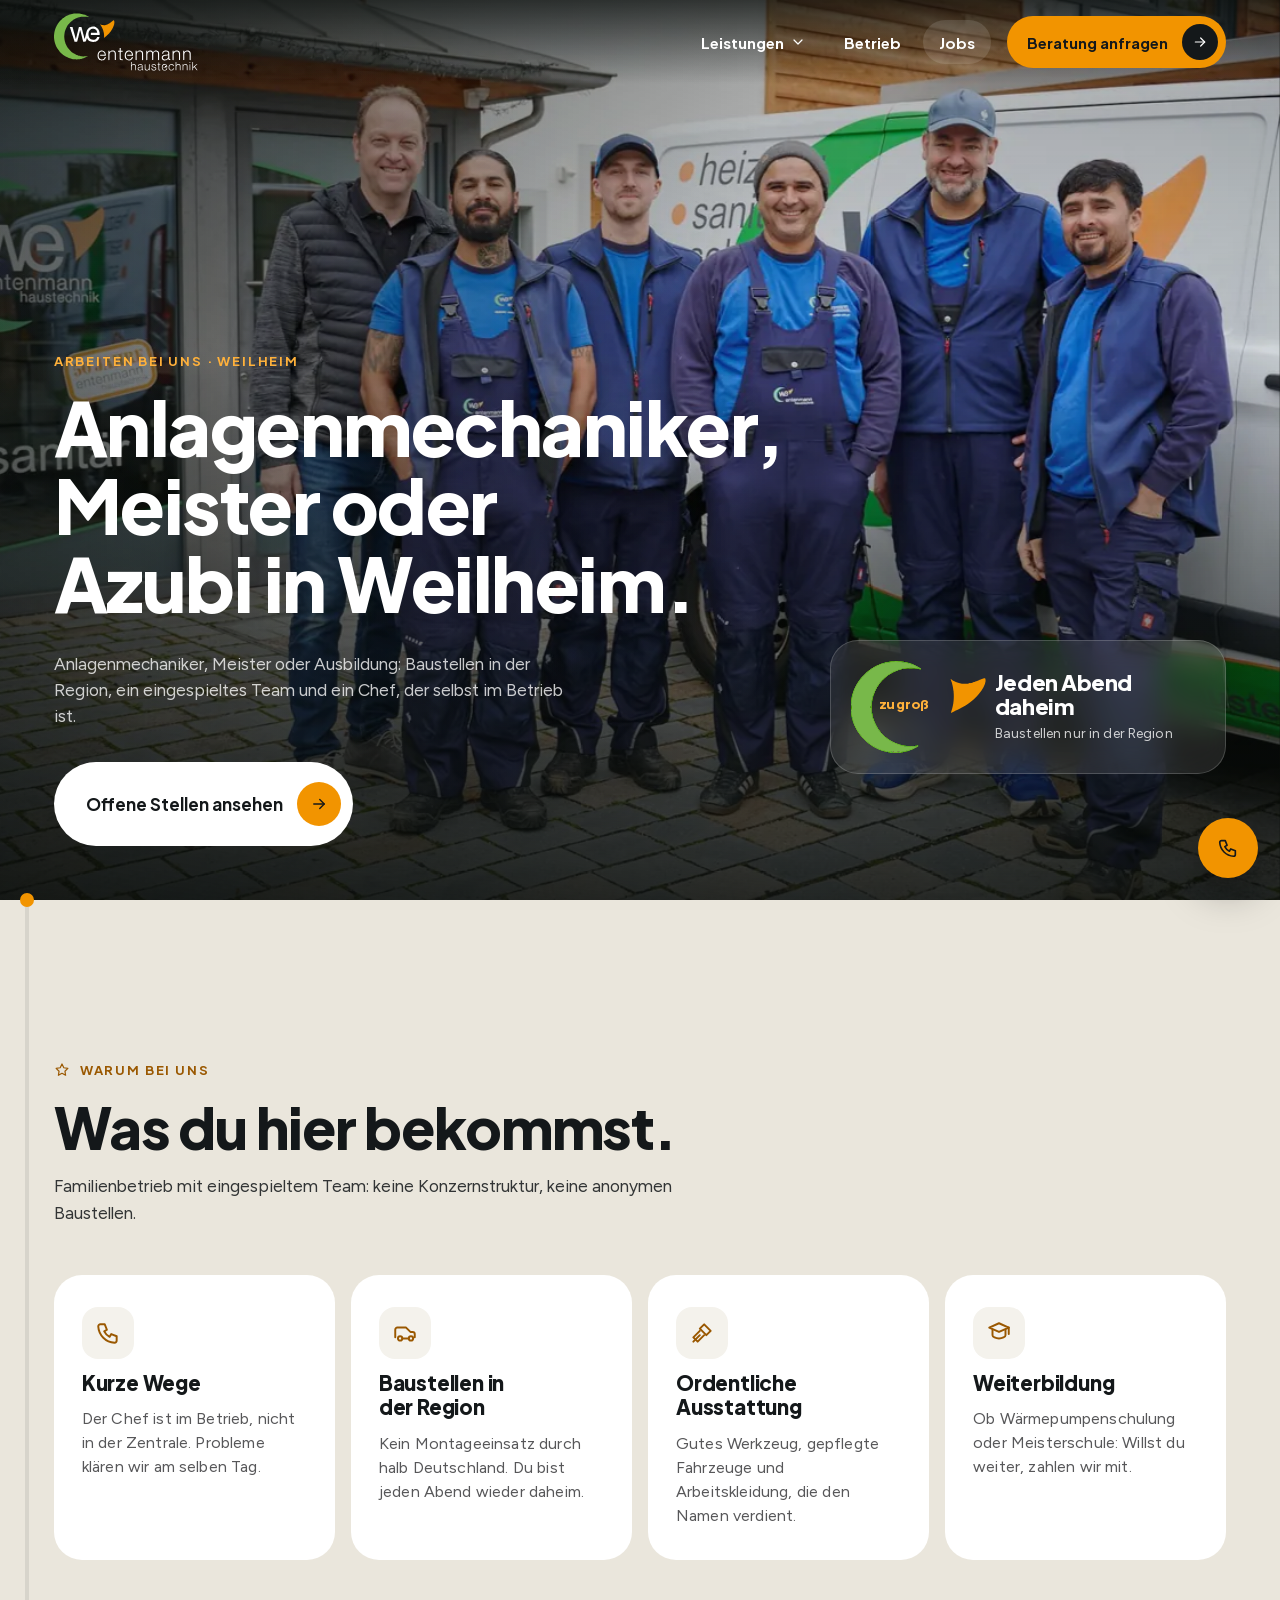
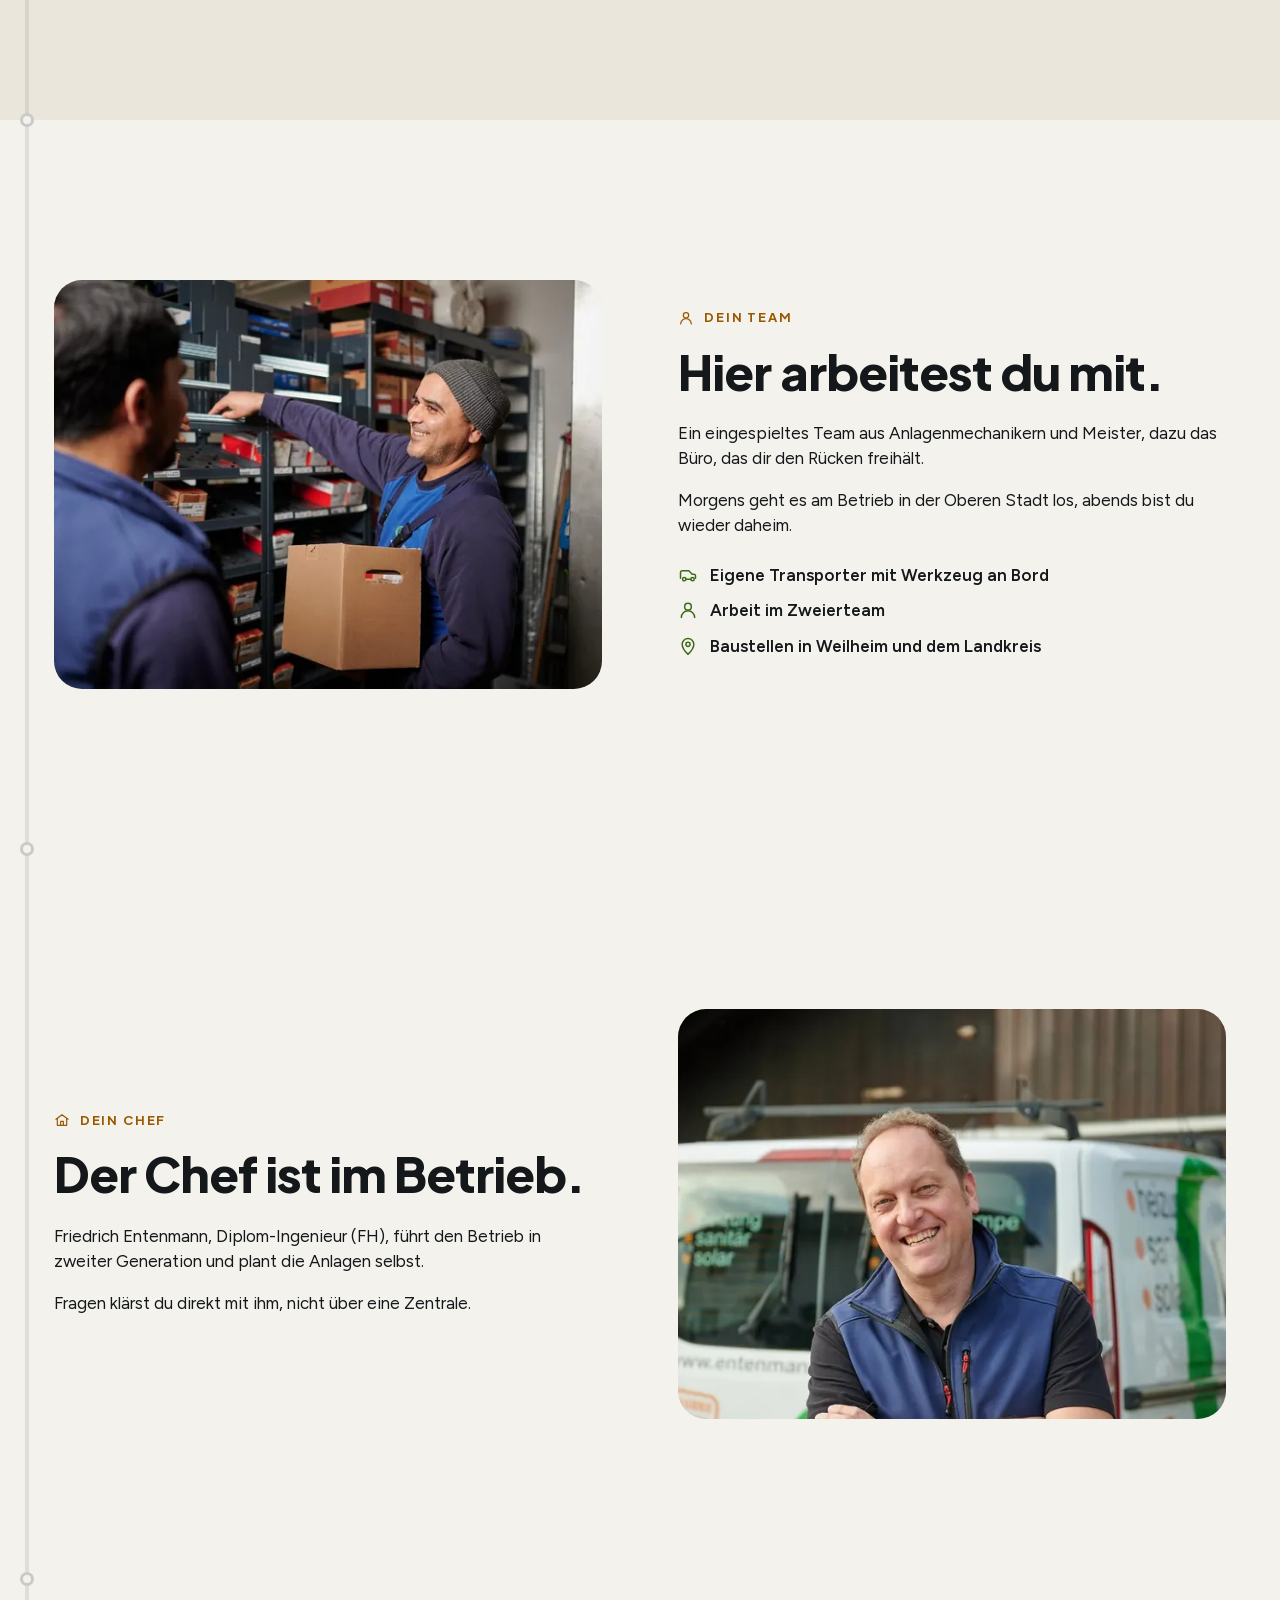
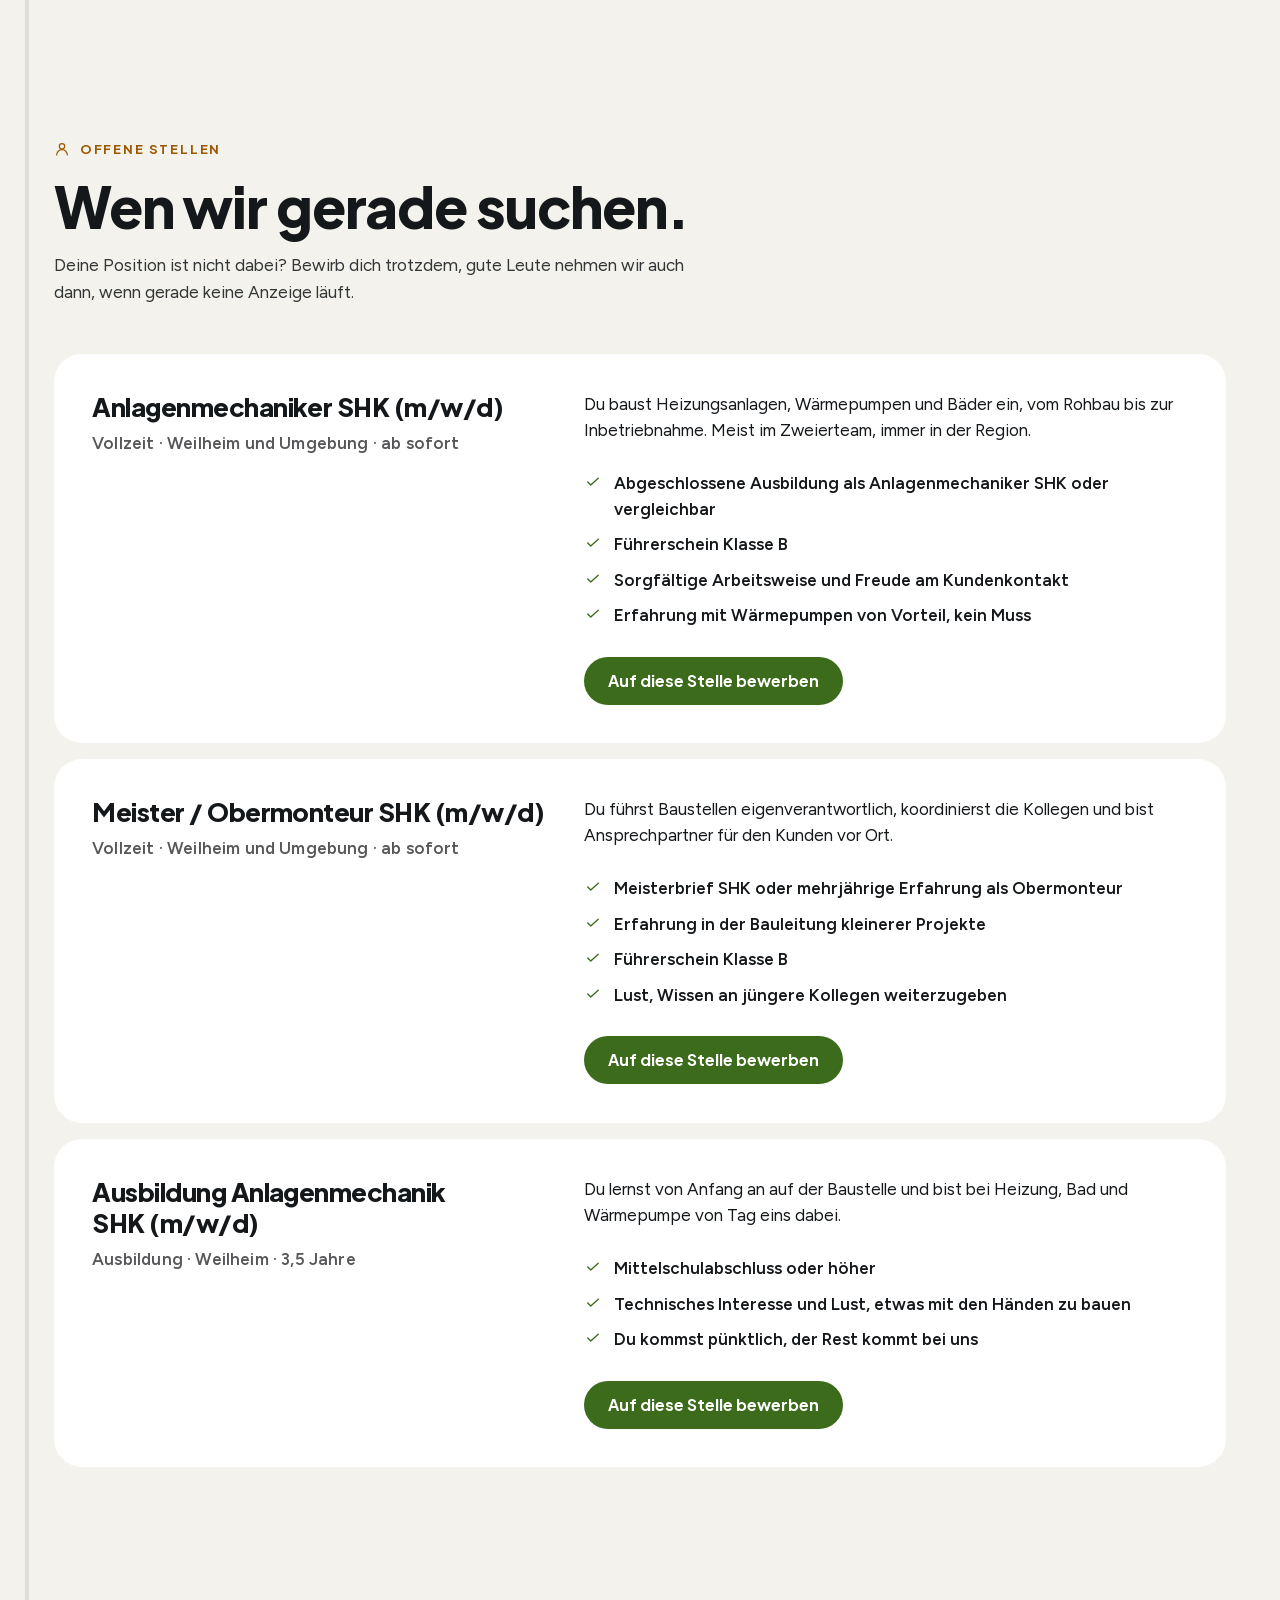
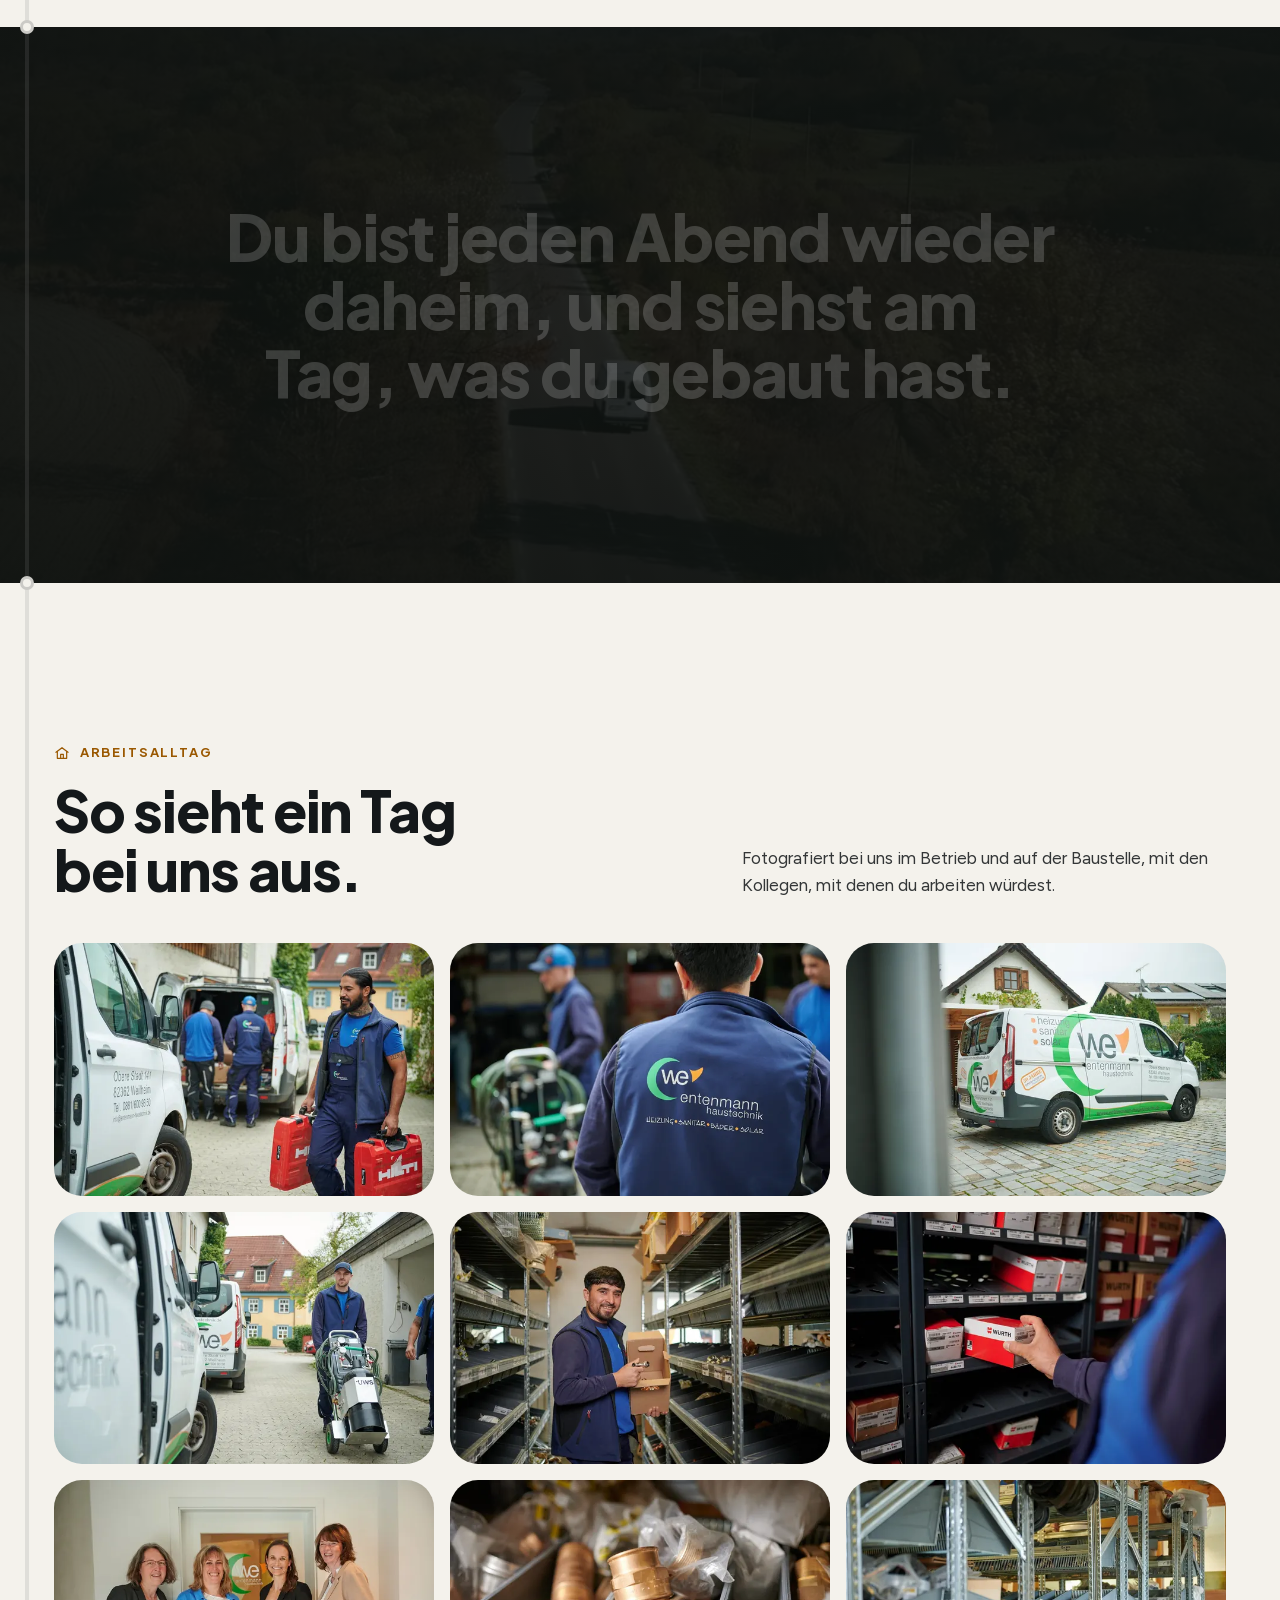
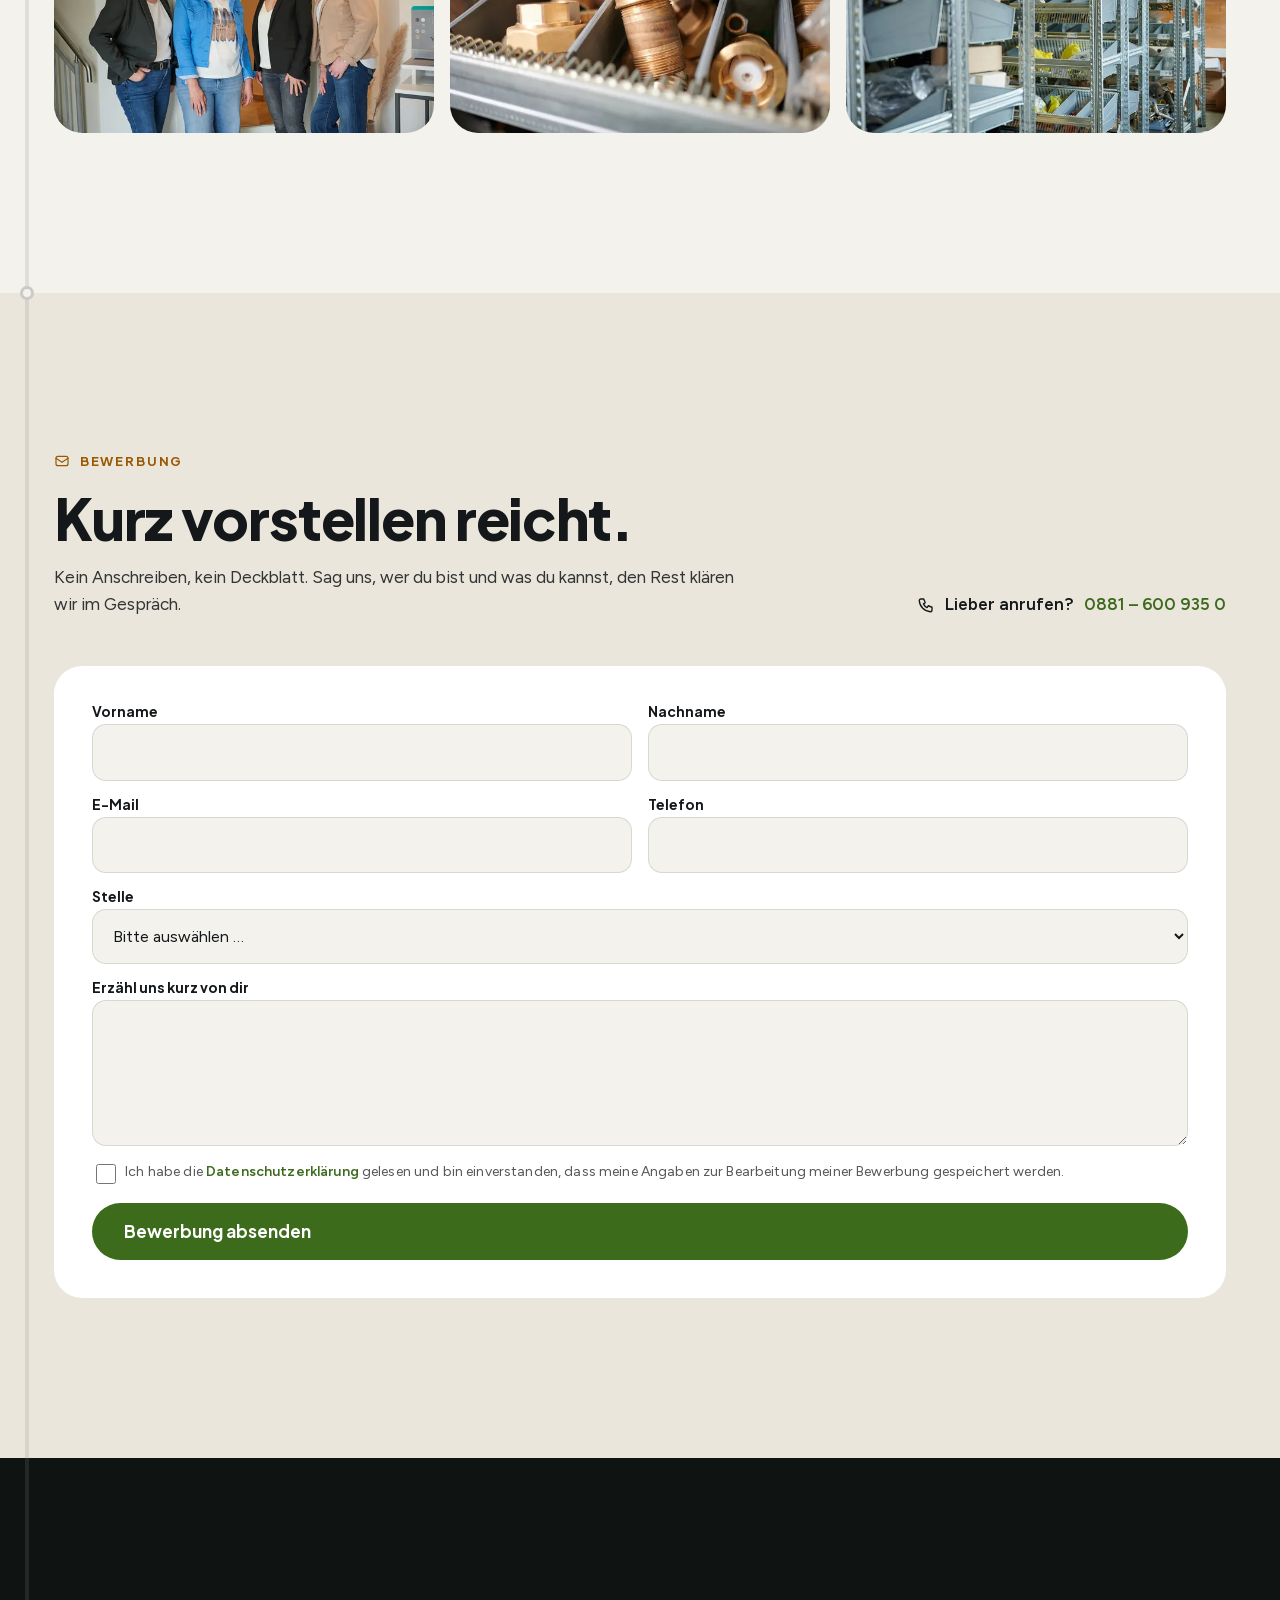
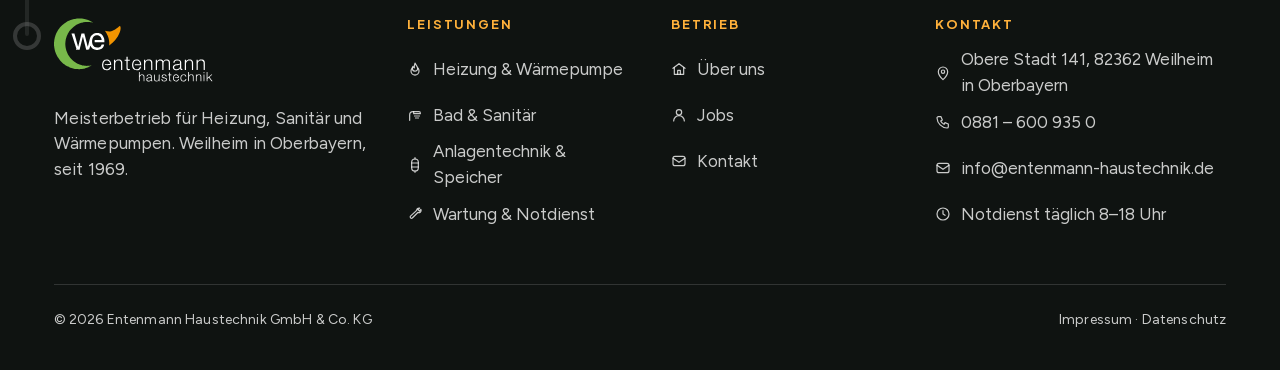
<file: jobs.html>
<!doctype html>
<html lang="de">
<head>
<meta charset="utf-8">
<meta name="viewport" content="width=device-width, initial-scale=1, viewport-fit=cover">
<title>Jobs: Anlagenmechaniker SHK in Weilheim | Entenmann Haustechnik</title>
<meta name="description" content="Arbeiten bei Entenmann Haustechnik in Weilheim: Anlagenmechaniker, Meister, Ausbildung. Baustellen in der Region, kurze Wege, eigenes Team.">
<meta name="robots" content="noindex,nofollow">
<link rel="canonical" href="https://entenmann-haustechnik.de/jobs">
<meta property="og:title" content="Jobs: Anlagenmechaniker SHK in Weilheim | Entenmann Haustechnik">
<meta property="og:description" content="Arbeiten bei Entenmann Haustechnik in Weilheim: Anlagenmechaniker, Meister, Ausbildung. Baustellen in der Region, kurze Wege, eigenes Team.">
<meta property="og:type" content="website">
<meta property="og:url" content="https://entenmann-haustechnik.de/jobs">
<meta property="og:image" content="https://entenmann-haustechnik.de/assets/img/og.jpg">
<meta property="og:locale" content="de_DE">
<meta name="theme-color" content="#0F1311">
<link rel="icon" href="assets/img/favicon.svg" type="image/svg+xml">
<link rel="apple-touch-icon" href="assets/img/apple-touch-icon.png">
<link rel="preload" as="image" href="assets/img/betrieb/hero-00160-hoch.webp" type="image/webp" media="(max-width: 860px)" fetchpriority="high">
<link rel="preload" as="image" imagesrcset="assets/img/betrieb/hero-00160-960.webp 960w, assets/img/betrieb/hero-00160-1400.webp 1400w, assets/img/betrieb/hero-00160-1920.webp 1920w" imagesizes="100vw" type="image/webp" media="(min-width: 861px)" fetchpriority="high">
<link rel="preload" href="assets/fonts/jakarta-800-latin.woff2" as="font" type="font/woff2" crossorigin>
<link rel="preload" href="assets/fonts/figtree-400-latin.woff2" as="font" type="font/woff2" crossorigin>
<style>@font-face {
  font-family: 'Plus Jakarta Sans';
  font-style: normal;
  font-weight: 500;
  font-display: swap;
  src: url(assets/fonts/jakarta-500-latin-ext.woff2) format('woff2');
  unicode-range: U+0100-02BA, U+02BD-02C5, U+02C7-02CC, U+02CE-02D7, U+02DD-02FF, U+0304, U+0308, U+0329, U+1D00-1DBF, U+1E00-1E9F, U+1EF2-1EFF, U+2020, U+20A0-20AB, U+20AD-20C4, U+2113, U+2C60-2C7F, U+A720-A7FF;
}
@font-face {
  font-family: 'Plus Jakarta Sans';
  font-style: normal;
  font-weight: 500;
  font-display: swap;
  src: url(assets/fonts/jakarta-500-latin.woff2) format('woff2');
  unicode-range: U+0000-00FF, U+0131, U+0152-0153, U+02BB-02BC, U+02C6, U+02DA, U+02DC, U+0304, U+0308, U+0329, U+2000-206F, U+20AC, U+2122, U+2191, U+2193, U+2212, U+2215, U+FEFF, U+FFFD;
}
@font-face {
  font-family: 'Plus Jakarta Sans';
  font-style: normal;
  font-weight: 700;
  font-display: swap;
  src: url(assets/fonts/jakarta-700-latin-ext.woff2) format('woff2');
  unicode-range: U+0100-02BA, U+02BD-02C5, U+02C7-02CC, U+02CE-02D7, U+02DD-02FF, U+0304, U+0308, U+0329, U+1D00-1DBF, U+1E00-1E9F, U+1EF2-1EFF, U+2020, U+20A0-20AB, U+20AD-20C4, U+2113, U+2C60-2C7F, U+A720-A7FF;
}
@font-face {
  font-family: 'Plus Jakarta Sans';
  font-style: normal;
  font-weight: 700;
  font-display: swap;
  src: url(assets/fonts/jakarta-700-latin.woff2) format('woff2');
  unicode-range: U+0000-00FF, U+0131, U+0152-0153, U+02BB-02BC, U+02C6, U+02DA, U+02DC, U+0304, U+0308, U+0329, U+2000-206F, U+20AC, U+2122, U+2191, U+2193, U+2212, U+2215, U+FEFF, U+FFFD;
}
@font-face {
  font-family: 'Plus Jakarta Sans';
  font-style: normal;
  font-weight: 800;
  font-display: swap;
  src: url(assets/fonts/jakarta-800-latin-ext.woff2) format('woff2');
  unicode-range: U+0100-02BA, U+02BD-02C5, U+02C7-02CC, U+02CE-02D7, U+02DD-02FF, U+0304, U+0308, U+0329, U+1D00-1DBF, U+1E00-1E9F, U+1EF2-1EFF, U+2020, U+20A0-20AB, U+20AD-20C4, U+2113, U+2C60-2C7F, U+A720-A7FF;
}
@font-face {
  font-family: 'Plus Jakarta Sans';
  font-style: normal;
  font-weight: 800;
  font-display: swap;
  src: url(assets/fonts/jakarta-800-latin.woff2) format('woff2');
  unicode-range: U+0000-00FF, U+0131, U+0152-0153, U+02BB-02BC, U+02C6, U+02DA, U+02DC, U+0304, U+0308, U+0329, U+2000-206F, U+20AC, U+2122, U+2191, U+2193, U+2212, U+2215, U+FEFF, U+FFFD;
}@font-face {
  font-family: 'Figtree';
  font-style: normal;
  font-weight: 400;
  font-display: swap;
  src: url(assets/fonts/figtree-400-latin-ext.woff2) format('woff2');
  unicode-range: U+0100-02BA, U+02BD-02C5, U+02C7-02CC, U+02CE-02D7, U+02DD-02FF, U+0304, U+0308, U+0329, U+1D00-1DBF, U+1E00-1E9F, U+1EF2-1EFF, U+2020, U+20A0-20AB, U+20AD-20C4, U+2113, U+2C60-2C7F, U+A720-A7FF;
}
@font-face {
  font-family: 'Figtree';
  font-style: normal;
  font-weight: 400;
  font-display: swap;
  src: url(assets/fonts/figtree-400-latin.woff2) format('woff2');
  unicode-range: U+0000-00FF, U+0131, U+0152-0153, U+02BB-02BC, U+02C6, U+02DA, U+02DC, U+0304, U+0308, U+0329, U+2000-206F, U+20AC, U+2122, U+2191, U+2193, U+2212, U+2215, U+FEFF, U+FFFD;
}
@font-face {
  font-family: 'Figtree';
  font-style: normal;
  font-weight: 500;
  font-display: swap;
  src: url(assets/fonts/figtree-500-latin-ext.woff2) format('woff2');
  unicode-range: U+0100-02BA, U+02BD-02C5, U+02C7-02CC, U+02CE-02D7, U+02DD-02FF, U+0304, U+0308, U+0329, U+1D00-1DBF, U+1E00-1E9F, U+1EF2-1EFF, U+2020, U+20A0-20AB, U+20AD-20C4, U+2113, U+2C60-2C7F, U+A720-A7FF;
}
@font-face {
  font-family: 'Figtree';
  font-style: normal;
  font-weight: 500;
  font-display: swap;
  src: url(assets/fonts/figtree-500-latin.woff2) format('woff2');
  unicode-range: U+0000-00FF, U+0131, U+0152-0153, U+02BB-02BC, U+02C6, U+02DA, U+02DC, U+0304, U+0308, U+0329, U+2000-206F, U+20AC, U+2122, U+2191, U+2193, U+2212, U+2215, U+FEFF, U+FFFD;
}
@font-face {
  font-family: 'Figtree';
  font-style: normal;
  font-weight: 600;
  font-display: swap;
  src: url(assets/fonts/figtree-600-latin-ext.woff2) format('woff2');
  unicode-range: U+0100-02BA, U+02BD-02C5, U+02C7-02CC, U+02CE-02D7, U+02DD-02FF, U+0304, U+0308, U+0329, U+1D00-1DBF, U+1E00-1E9F, U+1EF2-1EFF, U+2020, U+20A0-20AB, U+20AD-20C4, U+2113, U+2C60-2C7F, U+A720-A7FF;
}
@font-face {
  font-family: 'Figtree';
  font-style: normal;
  font-weight: 600;
  font-display: swap;
  src: url(assets/fonts/figtree-600-latin.woff2) format('woff2');
  unicode-range: U+0000-00FF, U+0131, U+0152-0153, U+02BB-02BC, U+02C6, U+02DA, U+02DC, U+0304, U+0308, U+0329, U+2000-206F, U+20AC, U+2122, U+2191, U+2193, U+2212, U+2215, U+FEFF, U+FFFD;
}</style>
<link rel="stylesheet" href="styles.css?v=8b8a66b7">
<script type="application/ld+json">{"@context": "https://schema.org", "@type": "JobPosting", "title": "Anlagenmechaniker SHK (m/w/d)", "description": "Du baust Heizungsanlagen, Wärmepumpen und Bäder ein, vom Rohbau bis zur Inbetriebnahme. Meist im Zweierteam, immer in der Region.", "datePosted": "2026-10-16", "employmentType": "FULL_TIME", "hiringOrganization": {"@type": "Organization", "name": "Entenmann Haustechnik GmbH & Co. KG", "sameAs": "https://entenmann-haustechnik.de"}, "jobLocation": {"@type": "Place", "address": {"@type": "PostalAddress", "streetAddress": "Obere Stadt 141", "postalCode": "82362", "addressLocality": "Weilheim in Oberbayern", "addressRegion": "Bayern", "addressCountry": "DE"}}}</script>
</head>
<body class="" data-seite="jobs">
<a class="skip" href="#inhalt">Zum Inhalt</a>
<header class="kopf" id="kopf"><div class="wrap">
<a class="marke" href="./" aria-label="Entenmann Haustechnik – zur Startseite"><svg viewBox="0 0 3152 1264" width="139" height="56" role="img" aria-label="Entenmann Haustechnik Logo"><g class="l-gruen" fill="#78B84A" transform="translate(0.000000,1264.000000) scale(0.100000,-0.100000)"><path d="M4900 12574 c-30 -2 -131 -8 -225 -14 -93 -6 -217 -17 -275 -26 -208
-31 -356 -57 -428 -75 -40 -11 -83 -19 -97 -19 -13 0 -48 -9 -77 -19 -29 -11
-71 -23 -93 -27 -22 -4 -52 -13 -67 -20 -15 -8 -37 -14 -48 -14 -12 0 -36 -6
-53 -14 -18 -8 -48 -19 -67 -24 -98 -28 -286 -100 -372 -143 -20 -11 -42 -19
-48 -19 -32 0 -451 -212 -555 -280 -16 -11 -44 -27 -61 -34 -17 -8 -36 -22
-44 -30 -7 -9 -17 -16 -23 -16 -11 0 -129 -78 -242 -160 -38 -27 -81 -58 -95
-67 -38 -26 -169 -132 -221 -177 -25 -23 -67 -59 -95 -81 -79 -64 -424 -413
-494 -500 -35 -44 -84 -102 -108 -130 -25 -27 -55 -66 -69 -85 -13 -19 -50
-73 -83 -120 -115 -163 -135 -192 -177 -258 -112 -181 -216 -371 -301 -552
-73 -157 -82 -177 -82 -189 0 -6 -9 -28 -20 -48 -11 -21 -20 -44 -20 -51 0 -8
-7 -26 -15 -40 -17 -31 -41 -96 -60 -164 -7 -25 -18 -55 -24 -66 -6 -11 -15
-37 -20 -58 -5 -22 -16 -59 -24 -84 -8 -25 -25 -81 -37 -125 -12 -44 -28 -102
-35 -130 -8 -27 -17 -68 -20 -90 -3 -22 -15 -80 -25 -130 -33 -155 -51 -282
-62 -439 -7 -101 -15 -156 -24 -167 -16 -18 -21 -708 -5 -724 11 -13 19 -69
31 -220 5 -66 13 -131 18 -146 6 -14 13 -56 17 -94 3 -39 15 -106 25 -150 10
-44 23 -102 28 -130 6 -27 16 -70 22 -95 41 -156 53 -200 66 -240 9 -25 20
-67 26 -94 5 -28 16 -59 24 -70 8 -11 14 -29 14 -39 0 -10 9 -35 20 -57 11
-22 20 -47 20 -57 0 -10 9 -35 20 -56 11 -20 20 -42 20 -48 0 -7 9 -33 21 -58
12 -25 29 -64 39 -86 86 -192 158 -337 240 -479 25 -43 58 -102 73 -130 16
-28 37 -60 48 -72 10 -11 19 -23 19 -27 0 -29 255 -375 416 -567 73 -86 405
-426 479 -489 114 -99 192 -162 270 -221 122 -92 179 -133 197 -145 8 -5 62
-41 119 -80 115 -78 131 -87 174 -110 17 -9 48 -27 70 -41 22 -13 56 -31 75
-40 19 -9 37 -19 40 -23 3 -4 68 -37 145 -75 135 -65 174 -84 268 -125 23 -10
58 -26 77 -34 38 -18 98 -40 170 -63 25 -8 59 -21 77 -29 17 -8 38 -15 46 -15
8 0 34 -9 58 -20 24 -11 54 -20 65 -20 12 0 41 -9 65 -20 24 -11 58 -20 74
-20 17 0 42 -6 57 -14 15 -8 42 -17 60 -20 18 -4 71 -15 118 -26 216 -49 342
-69 433 -71 10 0 31 -5 45 -11 27 -11 313 -27 522 -29 177 -3 445 11 550 28
52 8 133 19 179 23 46 5 98 14 116 20 18 6 68 17 111 25 86 15 133 26 234 56
36 11 74 19 85 19 11 0 38 9 60 19 22 10 57 21 79 25 21 4 52 13 70 20 17 8
56 23 86 33 140 51 232 87 340 135 63 28 360 178 418 210 26 14 61 34 77 43
73 39 85 47 85 54 0 20 -35 20 -92 1 -34 -11 -82 -20 -107 -20 -25 0 -107 -9
-181 -19 -150 -21 -686 -28 -770 -10 -25 5 -110 15 -189 24 -79 8 -173 21
-210 29 -36 8 -91 19 -121 25 -102 19 -165 34 -223 52 -31 11 -65 19 -75 19
-16 0 -58 13 -197 61 -27 9 -63 21 -80 27 -75 25 -103 36 -141 53 -23 11 -47
19 -53 19 -7 0 -29 8 -49 19 -20 10 -57 28 -82 39 -182 81 -479 244 -631 347
-24 16 -51 34 -61 40 -37 23 -194 142 -353 268 -158 125 -554 549 -690 740
-46 63 -220 322 -234 347 -7 14 -21 38 -30 53 -49 86 -75 135 -135 257 -36 74
-75 152 -86 172 -11 20 -20 42 -20 49 0 6 -8 30 -19 53 -10 23 -28 64 -38 91
-19 47 -28 71 -54 148 -6 17 -19 55 -29 82 -16 47 -25 79 -51 178 -6 23 -20
69 -30 103 -11 33 -19 71 -19 84 0 12 -9 62 -19 109 -64 281 -114 824 -93
1002 6 52 16 166 23 254 6 88 20 207 30 265 10 58 19 117 19 131 0 15 7 49 15
75 8 27 21 81 29 119 8 39 24 104 35 145 12 41 28 98 36 125 64 224 133 396
275 685 39 80 75 152 80 160 5 8 31 52 57 98 71 123 85 145 121 196 17 26 32
51 32 55 0 5 6 14 14 20 8 7 36 44 62 84 26 40 62 88 79 107 18 19 56 66 85
104 199 260 727 739 961 872 10 6 27 18 36 26 10 8 25 18 33 22 8 3 35 20 60
36 25 16 59 36 75 45 17 8 46 25 65 37 47 29 383 198 394 198 5 0 27 8 50 19
123 56 301 122 391 145 28 7 60 18 72 24 12 7 31 12 42 12 11 0 42 7 68 16 47
16 109 32 223 54 30 6 85 18 121 26 37 8 109 19 160 25 52 5 135 16 184 24 90
14 807 15 895 1 19 -4 86 -13 149 -21 63 -8 128 -19 145 -24 17 -6 56 -13 86
-17 30 -3 84 -15 119 -25 72 -22 135 -25 129 -7 -2 6 -29 25 -59 41 -30 16
-61 35 -69 42 -8 8 -26 19 -40 25 -14 6 -43 22 -65 35 -22 14 -53 32 -70 40
-16 9 -66 36 -110 60 -119 67 -281 144 -415 200 -36 15 -84 35 -108 46 -23 10
-50 19 -60 19 -9 1 -35 9 -57 20 -22 11 -48 19 -58 20 -10 0 -32 7 -50 16 -17
9 -54 23 -82 30 -49 13 -75 19 -205 54 -274 73 -675 136 -915 144 -71 3 -186
7 -255 9 -69 3 -150 3 -180 1z"/></g><g class="l-orange" fill="#F29400" transform="translate(0.000000,1264.000000) scale(0.100000,-0.100000)"><path d="M12980 11054 c-64 -35 -418 -314 -450 -355 -23 -30 -391 -299 -409
-299 -5 0 -14 -7 -21 -15 -6 -8 -41 -28 -76 -45 -35 -18 -66 -35 -69 -39 -4
-7 -57 -34 -240 -122 -22 -10 -46 -19 -52 -19 -7 0 -32 -8 -55 -19 -44 -19
-126 -44 -258 -80 -169 -45 -501 -66 -655 -42 -38 6 -92 14 -120 17 -99 10
-339 71 -398 100 -29 14 -77 19 -77 8 0 -3 32 -48 70 -99 39 -51 70 -97 70
-101 0 -4 8 -17 18 -28 25 -28 142 -220 142 -233 0 -6 6 -15 13 -21 21 -18
227 -438 227 -465 0 -7 9 -25 20 -42 11 -16 20 -38 20 -48 0 -11 7 -33 15 -50
19 -42 42 -107 66 -184 10 -35 28 -93 40 -130 21 -70 28 -97 59 -223 23 -97
38 -168 51 -255 6 -38 17 -108 25 -155 24 -143 36 -378 32 -650 -2 -210 0
-260 10 -260 26 0 640 557 888 804 300 301 441 471 645 781 111 169 122 185
136 215 7 14 22 39 33 55 11 17 27 44 36 60 8 17 35 66 60 110 43 78 65 123
146 295 243 514 344 980 285 1302 -17 88 -65 206 -98 239 -26 26 -74 23 -129
-7z"/></g><g class="l-grau" fill="#575759" transform="translate(0.000000,1264.000000) scale(0.100000,-0.100000)"><path d="M8345 9685 c-60 -8 -132 -20 -160 -28 -27 -9 -66 -20 -85 -26 -74
-21 -136 -45 -150 -56 -8 -7 -26 -16 -40 -20 -14 -4 -30 -11 -36 -16 -6 -5
-37 -23 -70 -40 -120 -64 -270 -192 -368 -313 -84 -105 -146 -192 -146 -205 0
-4 -8 -19 -19 -32 -10 -13 -22 -35 -26 -49 -4 -14 -13 -32 -20 -40 -7 -8 -17
-28 -23 -45 -6 -16 -23 -61 -37 -100 -35 -92 -64 -196 -76 -270 -6 -33 -17
-82 -24 -110 -27 -94 -46 -170 -61 -238 -7 -38 -17 -74 -21 -80 -4 -6 -12 -39
-19 -72 -7 -33 -17 -73 -23 -90 -11 -32 -34 -124 -55 -220 -7 -33 -20 -82 -28
-110 -22 -72 -38 -132 -52 -200 -7 -33 -17 -69 -23 -80 -6 -11 -14 -42 -18
-69 -20 -133 -69 -221 -86 -156 -11 37 -30 117 -44 185 -14 63 -37 150 -60
225 -8 25 -17 65 -21 90 -3 25 -10 53 -15 62 -5 10 -16 48 -23 85 -15 69 -36
152 -61 233 -8 25 -17 65 -21 90 -3 25 -10 53 -15 62 -5 10 -16 48 -24 85 -16
80 -40 171 -59 233 -8 25 -18 65 -22 90 -3 25 -10 52 -15 61 -4 9 -15 47 -23
85 -22 96 -44 181 -60 234 -8 25 -18 65 -22 90 -3 25 -10 53 -15 62 -5 10 -16
48 -24 85 -17 82 -40 172 -60 233 -8 25 -19 68 -24 95 -9 47 -23 106 -40 165
-6 25 -6 25 -294 28 -287 2 -287 2 -293 -25 -3 -16 -12 -48 -19 -73 -16 -53
-41 -151 -59 -235 -7 -33 -18 -76 -24 -95 -14 -43 -40 -153 -58 -243 -8 -37
-18 -75 -23 -85 -5 -9 -12 -39 -16 -67 -4 -27 -13 -64 -21 -82 -7 -18 -16 -54
-20 -80 -3 -26 -13 -63 -20 -81 -7 -18 -16 -57 -20 -85 -4 -29 -12 -66 -20
-84 -7 -18 -16 -54 -20 -80 -3 -26 -12 -62 -20 -80 -7 -18 -16 -54 -20 -80 -3
-26 -12 -62 -20 -80 -7 -18 -16 -54 -20 -80 -3 -26 -13 -63 -20 -81 -7 -18
-16 -57 -20 -85 -4 -29 -12 -66 -20 -84 -7 -18 -16 -54 -20 -80 -3 -26 -12
-62 -20 -80 -7 -18 -16 -54 -20 -80 -3 -26 -12 -62 -20 -80 -7 -18 -16 -54
-20 -80 -3 -26 -13 -64 -20 -83 -7 -19 -18 -62 -23 -96 -11 -73 -40 -139 -61
-139 -10 0 -19 18 -27 55 -20 99 -45 195 -55 220 -6 14 -17 50 -24 80 -7 30
-22 87 -33 125 -11 39 -27 97 -36 130 -18 69 -36 133 -64 225 -10 36 -22 83
-26 105 -4 21 -13 52 -21 67 -8 15 -14 37 -14 50 -1 13 -8 41 -16 63 -8 22
-21 67 -29 100 -8 33 -24 94 -36 135 -11 41 -28 102 -36 135 -8 33 -21 76 -28
95 -8 19 -17 55 -21 80 -3 25 -12 56 -19 70 -7 14 -16 45 -20 70 -4 25 -12 54
-17 64 -6 11 -16 45 -24 75 -20 89 -43 173 -55 206 -6 17 -17 55 -25 85 -25
103 -45 175 -64 238 -11 34 -20 71 -20 81 0 49 -13 51 -306 51 -313 0 -301 4
-267 -83 26 -65 50 -137 67 -202 14 -50 23 -77 56 -170 10 -27 22 -66 25 -85
4 -19 13 -46 20 -60 7 -14 17 -44 21 -65 4 -22 13 -49 20 -60 7 -11 16 -38 20
-60 3 -22 12 -51 19 -65 7 -14 16 -41 19 -60 4 -19 14 -48 21 -65 8 -16 26
-70 40 -120 15 -49 33 -106 40 -125 24 -62 46 -134 55 -176 5 -22 15 -56 23
-75 23 -56 48 -131 58 -179 6 -25 16 -58 24 -75 19 -41 44 -121 56 -175 5 -25
16 -56 24 -70 7 -14 16 -43 20 -65 4 -22 12 -46 18 -53 5 -7 16 -36 23 -65 14
-56 38 -131 59 -187 7 -19 23 -69 35 -110 12 -41 30 -97 40 -125 35 -100 70
-215 70 -229 0 -8 7 -27 14 -43 18 -35 44 -113 57 -173 5 -25 16 -56 24 -70 7
-14 16 -42 20 -63 11 -56 17 -58 312 -55 268 3 268 3 290 48 12 25 24 65 28
90 3 25 12 65 20 90 16 53 40 147 60 242 7 37 18 75 23 85 6 10 13 41 17 68 4
28 12 61 18 75 5 14 15 52 22 85 7 33 18 74 23 90 13 35 37 130 57 228 8 37
19 75 24 85 5 9 12 40 16 67 4 28 13 64 21 82 7 18 16 54 20 80 3 26 12 64 20
83 7 19 15 53 19 75 3 22 12 60 20 85 20 61 43 151 60 233 8 37 19 75 24 85 5
9 12 40 16 67 4 28 13 64 21 82 7 18 16 54 20 80 3 26 13 64 20 83 7 19 18 62
24 94 14 69 45 146 59 146 16 0 23 -18 32 -78 8 -59 29 -144 53 -222 8 -25 18
-65 22 -90 3 -25 10 -53 15 -62 5 -10 16 -48 24 -85 16 -80 40 -171 59 -233 8
-25 18 -65 22 -90 3 -25 10 -53 15 -62 5 -10 16 -48 24 -85 16 -80 40 -171 59
-233 8 -25 18 -65 22 -90 3 -25 10 -53 15 -62 5 -10 16 -48 23 -85 15 -69 36
-152 61 -233 8 -25 17 -65 20 -89 4 -24 13 -58 20 -75 7 -17 16 -53 20 -81 4
-27 13 -61 20 -75 7 -14 16 -47 19 -73 4 -26 13 -62 20 -80 8 -18 17 -54 20
-80 4 -26 13 -62 21 -80 7 -18 16 -56 20 -84 14 -105 8 -103 310 -103 198 0
265 3 273 13 14 16 35 73 67 182 14 50 32 104 40 120 7 17 17 46 20 65 3 19
12 51 20 70 20 52 45 129 60 185 18 69 52 145 65 145 6 0 16 -12 22 -27 69
-168 215 -369 341 -471 80 -64 193 -142 206 -142 5 0 19 -9 33 -19 13 -11 38
-23 54 -27 16 -4 36 -12 44 -19 19 -15 98 -43 171 -60 31 -7 72 -18 91 -24 43
-14 299 -41 398 -41 77 0 378 27 391 36 4 2 40 13 81 24 111 29 218 69 268
101 8 5 24 13 35 18 114 50 334 250 397 361 10 19 30 53 43 75 14 22 29 51 35
65 5 14 14 32 19 41 20 34 71 172 71 190 0 11 6 32 14 47 17 35 26 95 17 111
-8 13 -486 19 -499 7 -3 -4 -17 -42 -32 -86 -15 -44 -29 -82 -32 -85 -3 -3
-20 -35 -38 -71 -59 -116 -216 -260 -323 -296 -18 -6 -41 -17 -52 -24 -11 -6
-38 -15 -60 -19 -22 -3 -60 -13 -85 -22 -147 -50 -599 4 -700 83 -8 6 -26 15
-38 19 -100 30 -344 281 -378 387 -3 13 -13 32 -20 43 -8 11 -14 26 -14 35 0
8 -8 31 -19 50 -10 19 -22 55 -26 80 -4 25 -12 53 -17 63 -5 10 -16 55 -24
100 -9 45 -20 105 -26 132 -13 66 -12 407 1 470 6 28 17 82 24 120 15 75 42
164 62 205 7 14 16 39 19 57 4 17 14 37 22 44 8 6 14 19 14 29 0 9 9 29 20 43
11 14 20 29 20 35 0 51 284 322 337 322 6 0 16 7 23 15 7 8 19 15 28 15 8 0
33 9 56 19 169 79 489 79 662 0 23 -11 44 -19 48 -19 27 0 185 -108 253 -173
72 -69 173 -199 173 -222 0 -5 6 -16 13 -24 7 -9 23 -41 34 -71 52 -133 65
-182 66 -263 l2 -82 -674 -3 c-478 -1 -678 -5 -688 -13 -15 -13 -19 -413 -5
-437 12 -18 1911 -18 1925 0 13 20 -1 382 -19 473 -9 44 -19 105 -24 135 -9
59 -31 134 -61 215 -10 28 -19 56 -19 63 0 17 -60 147 -118 257 -28 53 -106
163 -165 233 -60 72 -271 251 -319 272 -24 11 -46 23 -89 52 -15 9 -40 20 -55
24 -16 4 -38 12 -49 17 -121 65 -491 101 -740 72z"/><path d="M14384 4989 c-3 -6 -6 -135 -5 -287 1 -166 -3 -283 -8 -292 -8 -12
-44 -16 -183 -20 l-173 -5 2 -89 c1 -62 5 -91 15 -97 7 -5 83 -9 169 -9 139 0
158 -2 165 -17 5 -10 12 -362 15 -783 6 -809 8 -848 53 -919 77 -121 219 -155
589 -142 15 1 17 12 17 90 0 126 9 118 -129 113 -193 -7 -259 32 -280 165 -14
92 -16 1429 -1 1467 10 26 10 26 204 26 224 0 206 -10 206 116 0 73 -2 84 -17
85 -10 0 -97 0 -194 -1 -153 -1 -179 1 -193 16 -15 15 -17 46 -15 294 1 153
-2 283 -5 289 -5 7 -48 11 -116 11 -68 0 -111 -4 -116 -11z"/><path d="M10325 4440 c-78 -8 -201 -42 -260 -74 -16 -9 -33 -16 -38 -16 -8 0
-95 -60 -150 -104 -75 -60 -210 -252 -232 -328 -3 -13 -12 -39 -20 -58 -49
-128 -84 -333 -85 -497 0 -100 28 -330 45 -376 8 -20 15 -46 15 -57 0 -21 50
-151 67 -172 6 -7 14 -24 18 -37 10 -32 67 -115 114 -165 45 -48 179 -156 193
-156 6 0 19 -6 27 -13 84 -70 443 -120 621 -87 151 28 208 46 300 94 129 69
268 225 326 366 4 8 14 33 24 55 10 22 21 55 25 73 4 18 13 45 21 61 27 54 14
61 -106 61 -123 0 -134 -5 -145 -69 -4 -22 -13 -45 -20 -51 -8 -6 -17 -25 -20
-41 -4 -16 -11 -31 -16 -34 -4 -3 -16 -21 -24 -39 -52 -109 -240 -241 -380
-266 -262 -48 -455 8 -616 178 -79 84 -160 224 -176 304 -3 18 -10 42 -16 53
-30 58 -46 367 -26 512 31 235 166 475 324 577 85 55 98 62 170 86 244 81 545
-30 689 -254 29 -46 43 -73 93 -181 7 -16 18 -55 24 -85 26 -142 30 -172 24
-178 -4 -4 -235 -9 -513 -12 l-507 -5 2 -89 c1 -62 5 -91 15 -97 26 -17 1224
-11 1238 6 28 33 -15 406 -55 485 -7 14 -16 41 -20 60 -4 19 -14 46 -21 60 -8
14 -18 36 -24 50 -10 26 -13 31 -66 115 -99 157 -287 284 -494 335 -54 13
-256 19 -345 10z"/><path d="M12686 4438 c-43 -5 -90 -15 -105 -22 -14 -7 -39 -16 -56 -20 -16 -4
-37 -13 -45 -21 -8 -7 -26 -16 -40 -20 -59 -18 -218 -168 -234 -222 -7 -23
-39 -39 -57 -28 -7 5 -10 53 -8 144 l3 136 -122 0 -122 0 0 -1009 c0 -801 2
-1011 12 -1018 17 -10 199 -10 216 1 10 6 13 126 12 602 0 356 4 628 10 679
10 78 41 193 61 230 5 8 13 24 18 36 9 21 38 64 81 123 29 38 156 141 175 141
7 0 18 7 25 15 7 8 28 18 49 21 20 4 52 14 71 22 60 25 259 21 345 -8 185 -62
269 -165 316 -385 17 -83 19 -141 19 -776 0 -575 2 -688 14 -698 9 -8 50 -11
117 -9 l104 3 3 740 c1 468 -2 758 -8 790 -5 27 -15 73 -20 100 -32 157 -152
324 -270 374 -14 6 -32 15 -40 20 -85 52 -338 81 -524 59z"/><path d="M16270 4439 c-234 -25 -453 -159 -580 -354 -63 -98 -69 -107 -80
-135 -6 -14 -17 -38 -25 -55 -81 -173 -120 -578 -76 -790 6 -27 15 -72 20
-100 15 -78 61 -206 92 -255 5 -8 13 -25 19 -37 17 -41 82 -128 139 -186 154
-160 362 -237 641 -237 249 0 426 56 580 183 86 71 176 185 195 249 4 13 13
30 20 38 13 17 38 86 62 173 21 76 17 78 -117 75 -105 -3 -105 -3 -114 -33
-11 -36 -44 -114 -57 -135 -5 -8 -15 -28 -22 -45 -32 -69 -195 -221 -259 -240
-12 -4 -32 -13 -43 -20 -89 -55 -396 -52 -503 5 -20 11 -40 20 -44 20 -44 0
-278 241 -278 287 0 5 -7 22 -16 38 -30 56 -62 169 -79 276 -35 220 4 581 72
660 7 8 13 22 13 31 0 8 8 26 18 39 10 13 23 35 29 49 36 83 215 230 332 272
139 49 363 38 461 -23 8 -5 29 -16 45 -23 73 -34 196 -171 263 -294 30 -54 62
-159 68 -220 4 -37 11 -77 15 -89 19 -53 8 -54 -520 -53 -266 1 -487 -2 -491
-7 -4 -4 -4 -48 -1 -98 l6 -90 625 0 625 0 -1 110 c-2 115 -32 312 -58 380 -8
22 -15 50 -16 61 0 12 -6 27 -14 33 -8 7 -18 27 -22 44 -7 34 -14 47 -82 150
-73 111 -224 245 -297 263 -13 3 -29 12 -36 20 -6 7 -27 16 -48 20 -20 4 -48
13 -62 20 -53 26 -257 38 -399 23z"/><path d="M18651 4438 c-47 -5 -94 -16 -105 -24 -11 -8 -30 -14 -41 -14 -11 0
-31 -7 -45 -15 -14 -7 -38 -20 -55 -28 -85 -40 -201 -149 -239 -225 -20 -38
-44 -51 -57 -31 -5 8 -9 75 -7 149 l2 135 -122 0 -122 0 0 -1009 c0 -801 2
-1011 12 -1018 17 -10 199 -10 216 1 10 6 13 124 12 592 0 703 6 771 83 939
47 102 174 238 262 282 200 99 455 98 610 -4 61 -40 155 -153 155 -186 0 -7 6
-23 14 -35 16 -23 33 -105 46 -222 5 -38 9 -358 9 -711 1 -484 4 -643 13 -652
8 -8 48 -12 115 -12 100 0 103 1 109 24 15 60 -2 1499 -18 1551 -9 28 -19 67
-23 89 -3 21 -15 55 -26 75 -10 20 -19 39 -19 43 0 10 -65 105 -94 136 -22 25
-98 77 -151 105 -118 61 -335 87 -534 65z"/><path d="M20971 4438 c-47 -5 -97 -16 -112 -24 -16 -8 -34 -14 -41 -14 -65 0
-264 -160 -332 -268 -53 -84 -69 -53 -65 126 l3 127 -94 5 c-52 3 -103 4 -112
2 -17 -4 -18 -60 -18 -1007 0 -552 3 -1010 6 -1019 9 -24 219 -24 228 0 3 9 6
295 6 638 0 621 0 621 25 726 44 187 87 272 183 363 210 195 552 207 718 23
24 -26 44 -54 44 -60 0 -7 5 -17 12 -24 6 -6 23 -44 37 -84 25 -73 25 -73 31
-833 l5 -760 106 -3 c79 -2 109 1 117 11 8 9 12 208 15 673 4 666 8 742 43
829 81 201 170 296 334 355 84 30 309 34 355 5 11 -6 35 -15 53 -18 54 -11
130 -70 170 -132 88 -135 92 -185 92 -1029 -1 -544 2 -681 12 -688 17 -10 199
-10 216 0 16 10 18 1366 2 1497 -17 144 -23 180 -35 200 -7 11 -15 32 -19 46
-33 146 -214 291 -411 330 -67 14 -319 14 -375 1 -63 -15 -142 -43 -160 -57
-8 -6 -26 -16 -40 -22 -79 -34 -219 -173 -241 -240 -14 -45 -41 -43 -62 5 -30
67 -94 157 -138 193 -50 41 -136 89 -159 89 -9 0 -24 6 -35 14 -11 7 -66 19
-123 25 -114 12 -122 12 -241 -1z"/><path d="M24320 4435 c-107 -13 -211 -40 -265 -69 -16 -9 -33 -16 -38 -16 -12
0 -110 -70 -150 -109 -35 -32 -78 -92 -115 -160 -49 -87 -91 -310 -58 -312 9
0 57 0 106 0 50 0 97 0 105 0 10 1 15 12 15 35 0 45 25 128 58 195 27 53 142
171 167 171 7 0 18 6 24 14 6 7 28 16 49 20 21 3 53 13 72 22 46 23 323 24
390 1 25 -8 59 -18 77 -22 17 -3 37 -13 44 -21 6 -8 18 -14 26 -14 17 0 133
-108 133 -124 0 -6 10 -29 22 -51 19 -35 22 -55 23 -160 0 -120 0 -121 -34
-173 -43 -68 -101 -98 -219 -112 -48 -6 -114 -15 -147 -20 -33 -6 -107 -14
-165 -20 -174 -16 -451 -72 -483 -98 -7 -5 -27 -13 -44 -17 -18 -3 -35 -11
-39 -16 -3 -5 -21 -16 -40 -24 -58 -24 -156 -131 -193 -209 -61 -129 -65 -372
-9 -506 41 -97 138 -213 201 -240 12 -6 29 -14 37 -20 8 -5 26 -14 40 -20 14
-5 32 -14 40 -19 62 -38 355 -64 480 -42 124 21 173 33 194 46 12 7 32 16 45
20 25 8 97 55 162 107 19 16 59 59 87 96 95 124 114 129 119 26 7 -131 71
-215 180 -235 63 -12 240 -6 255 9 5 5 8 49 6 98 -3 89 -3 89 -68 89 -80 0
-114 20 -141 83 -18 41 -19 79 -19 645 0 347 -5 632 -10 672 -53 367 -391 544
-920 480z m688 -1223 c-5 -243 -16 -290 -96 -411 -70 -106 -219 -225 -308
-247 -16 -4 -38 -13 -49 -19 -25 -16 -188 -45 -248 -45 -70 0 -186 27 -247 57
-54 27 -180 143 -180 166 0 7 -10 30 -22 52 -36 65 -32 212 8 284 63 115 191
194 379 235 33 7 80 18 105 24 47 12 216 37 355 53 44 6 103 16 132 24 28 8
61 15 72 15 12 0 31 11 43 25 17 20 25 22 40 14 19 -10 20 -20 16 -227z"/><path d="M26743 4439 c-40 -5 -86 -15 -102 -24 -17 -8 -37 -15 -46 -15 -17 0
-103 -43 -153 -77 -77 -51 -182 -164 -201 -216 -24 -63 -36 -24 -39 124 -1 79
-7 148 -11 152 -11 11 -204 13 -220 3 -12 -8 -17 -1990 -5 -2020 9 -24 219
-24 228 0 3 9 6 296 6 639 0 735 -2 715 99 924 31 64 159 199 216 226 22 11
47 25 55 31 83 59 336 77 465 33 146 -49 251 -158 295 -304 6 -22 16 -56 22
-75 8 -23 13 -282 17 -760 l6 -725 104 -3 c67 -2 108 1 117 9 18 15 21 1326 3
1491 -12 111 -40 211 -85 298 -35 69 -160 195 -202 205 -17 3 -36 13 -42 20
-7 8 -28 17 -49 21 -20 4 -48 13 -62 20 -51 26 -283 39 -416 23z"/><path d="M29073 4439 c-40 -5 -85 -15 -100 -23 -16 -7 -44 -17 -63 -21 -19 -4
-46 -16 -59 -26 -13 -11 -27 -19 -32 -19 -29 0 -173 -126 -214 -188 -72 -109
-79 -102 -80 79 l0 144 -110 6 c-72 3 -113 2 -120 -5 -7 -7 -8 -355 -5 -1021
l5 -1010 106 -3 c80 -2 109 1 117 11 8 10 13 198 15 653 4 759 7 778 122 954
56 85 182 200 220 200 5 0 16 6 24 13 63 54 380 86 443 45 13 -8 37 -18 54
-21 94 -18 212 -144 260 -277 35 -99 37 -135 41 -850 3 -551 6 -716 16 -722
16 -10 198 -10 215 0 20 13 17 1376 -4 1531 -8 63 -21 126 -28 140 -7 14 -16
38 -19 52 -21 88 -152 236 -247 281 -162 75 -349 101 -557 77z"/><path d="M16865 1951 c-13 -22 -6 -1824 7 -1833 20 -12 113 -9 126 4 9 9 12
108 12 382 0 418 9 506 61 612 53 107 143 192 227 214 20 5 57 14 82 20 107
28 254 -21 322 -106 78 -98 80 -118 85 -649 3 -302 8 -464 15 -472 12 -14 105
-18 126 -4 20 12 17 920 -4 1034 -32 178 -111 261 -304 319 -53 16 -298 6
-335 -13 -16 -9 -48 -24 -70 -35 -22 -10 -75 -54 -118 -98 -42 -43 -80 -76
-83 -73 -4 3 -6 157 -5 342 2 246 -1 340 -10 351 -13 16 -124 20 -134 5z"/><path d="M26642 1948 c-19 -19 -17 -1811 2 -1827 9 -7 40 -11 78 -9 l63 3 6
455 c5 455 5 455 30 510 76 168 154 231 339 271 157 34 334 -68 371 -214 25
-99 28 -154 29 -567 0 -239 4 -441 9 -448 5 -9 27 -12 72 -10 l64 3 3 495 c3
485 2 497 -20 575 -12 44 -28 87 -35 96 -7 8 -13 20 -13 26 0 33 -97 111 -174
139 -80 30 -129 36 -254 32 -120 -4 -131 -6 -196 -38 -65 -31 -153 -106 -183
-155 -12 -20 -12 -20 -28 0 -14 17 -16 63 -15 337 1 175 -1 322 -5 328 -9 14
-128 13 -143 -2z"/><path d="M29693 1943 c-5 -10 -6 -65 -3 -123 5 -105 5 -105 72 -108 81 -4 80
-5 76 143 -3 100 -3 100 -70 103 -56 2 -68 0 -75 -15z"/><path d="M30305 1951 c-13 -22 -6 -1824 7 -1833 20 -12 113 -9 126 4 9 9 12
76 12 241 0 136 4 236 10 247 6 11 62 63 126 116 138 114 140 115 210 14 27
-39 67 -95 89 -125 22 -30 58 -79 80 -110 22 -31 60 -81 84 -113 24 -31 62
-84 84 -117 22 -33 60 -84 84 -112 45 -53 45 -53 129 -53 101 0 107 11 47 90
-21 27 -56 74 -78 104 -22 31 -58 81 -80 111 -22 30 -57 78 -78 107 -87 122
-207 286 -241 331 -76 98 -77 95 56 209 53 46 159 137 235 203 76 66 149 128
162 137 39 28 16 38 -85 38 -95 0 -95 0 -162 -59 -268 -235 -349 -306 -437
-383 -55 -47 -120 -105 -145 -127 -25 -23 -54 -41 -67 -41 -23 0 -23 0 -23
553 0 417 -3 556 -12 565 -14 14 -124 16 -133 3z"/><path d="M22882 1838 c-9 -9 -12 -62 -12 -194 0 -137 -3 -184 -13 -192 -7 -6
-58 -13 -113 -14 -99 -3 -99 -3 -99 -58 0 -55 0 -55 99 -58 55 -1 105 -7 112
-13 10 -8 13 -134 16 -532 3 -573 2 -561 65 -619 43 -41 112 -58 240 -58 61 0
114 3 116 8 3 4 6 32 8 62 4 55 4 55 -98 60 -100 5 -104 6 -135 38 -33 32 -33
32 -36 522 -2 332 1 497 8 510 10 18 21 20 129 20 131 0 138 3 138 60 0 57 -7
60 -138 60 -83 0 -120 4 -126 13 -4 6 -10 98 -13 202 -5 190 -5 190 -70 193
-42 2 -70 -2 -78 -10z"/><path d="M24086 1479 c-32 -5 -78 -18 -101 -29 -23 -11 -44 -20 -48 -20 -17 0
-101 -67 -147 -116 -180 -198 -228 -574 -113 -889 33 -92 173 -265 214 -265 7
0 20 -6 28 -13 62 -53 302 -84 441 -57 207 40 329 150 413 374 33 86 28 94
-58 90 -71 -3 -85 -8 -85 -30 0 -58 -101 -196 -187 -254 -108 -74 -335 -78
-436 -8 -78 54 -155 144 -172 200 -4 12 -12 29 -17 36 -38 46 -57 354 -30 477
64 298 353 466 594 346 66 -33 188 -144 188 -172 0 -7 6 -20 13 -28 16 -19 53
-130 60 -182 10 -66 21 -63 -340 -69 -328 -5 -328 -5 -324 -55 1 -27 8 -53 15
-57 6 -4 187 -8 402 -8 348 0 393 2 398 16 9 23 7 142 -3 189 -18 86 -44 171
-62 204 -11 20 -19 39 -19 44 0 18 -93 134 -137 170 -117 97 -290 135 -487
106z"/><path d="M18740 1470 c-59 -14 -134 -42 -150 -55 -8 -7 -25 -16 -36 -19 -27
-8 -114 -100 -114 -119 0 -8 -6 -20 -14 -26 -8 -7 -18 -27 -21 -44 -4 -18 -13
-53 -21 -79 -24 -75 -15 -88 60 -88 74 0 80 5 100 83 50 190 261 276 516 209
127 -33 201 -151 185 -292 -8 -65 -63 -130 -109 -130 -15 0 -35 -4 -44 -9 -10
-5 -74 -14 -142 -20 -69 -6 -154 -18 -190 -26 -36 -7 -84 -16 -107 -20 -83
-11 -213 -77 -255 -129 -69 -86 -72 -98 -72 -246 0 -131 1 -136 29 -185 31
-52 120 -145 139 -145 7 0 30 -9 51 -20 54 -28 196 -41 311 -30 149 14 242 68
352 205 24 29 45 13 62 -49 27 -99 107 -141 227 -120 51 8 60 23 54 81 -6 48
-6 48 -44 45 -33 -3 -43 1 -72 32 -34 36 -34 36 -37 484 -4 505 -4 509 -101
605 -40 40 -59 51 -152 92 -45 20 -341 31 -405 15z m506 -687 c13 -69 -3 -258
-26 -300 -11 -21 -20 -42 -20 -48 0 -43 -169 -179 -250 -201 -25 -7 -61 -18
-80 -23 -166 -51 -374 71 -396 233 -18 127 107 257 272 281 27 4 59 11 71 16
13 5 81 16 153 24 71 9 153 24 182 34 79 28 86 26 94 -16z"/><path d="M21700 1470 c-108 -27 -225 -91 -266 -147 -71 -95 -89 -263 -39 -359
26 -50 98 -124 120 -124 7 0 18 -6 24 -14 7 -8 27 -18 44 -22 18 -3 41 -11 52
-18 22 -12 128 -39 242 -61 252 -49 363 -130 363 -265 0 -100 -87 -202 -197
-229 -21 -6 -56 -15 -78 -20 -63 -16 -147 -13 -215 9 -34 11 -66 20 -71 20
-18 0 -96 60 -125 97 -35 43 -74 125 -74 157 0 41 -16 50 -80 51 -78 1 -87 -8
-72 -78 35 -170 146 -316 258 -343 16 -3 39 -12 50 -20 53 -33 409 -36 448 -5
6 5 30 14 54 21 89 23 179 101 233 200 35 66 35 233 0 300 -25 47 -108 140
-125 140 -5 0 -17 6 -25 13 -26 21 -122 55 -176 63 -27 3 -64 12 -81 19 -17 7
-55 16 -85 20 -205 26 -359 133 -359 249 0 84 86 184 179 208 128 34 145 33
294 -2 73 -18 168 -114 192 -195 24 -80 25 -81 97 -80 63 0 63 0 62 55 -3 149
-92 268 -254 338 -60 26 -315 41 -390 22z"/><path d="M25570 1474 c-171 -34 -346 -179 -413 -344 -62 -150 -89 -430 -53
-537 9 -26 16 -55 16 -65 0 -11 11 -43 24 -71 13 -29 26 -59 30 -67 43 -97
203 -247 284 -266 15 -4 36 -12 48 -19 64 -40 344 -36 422 5 20 11 40 20 44
20 22 0 133 90 167 135 61 81 137 266 124 302 -4 11 -93 21 -127 15 -17 -4
-46 -61 -46 -91 0 -9 -7 -27 -15 -41 -7 -14 -20 -39 -28 -55 -29 -63 -138
-148 -223 -174 -235 -72 -496 99 -554 364 -5 22 -13 58 -19 80 -34 132 11 353
101 490 121 186 355 250 554 154 67 -33 174 -165 174 -214 0 -45 27 -65 89
-65 77 0 86 11 71 86 -7 31 -23 78 -37 105 -27 54 -137 179 -158 179 -7 0 -18
6 -24 14 -7 8 -27 18 -44 21 -18 4 -43 14 -57 23 -25 16 -288 28 -350 16z"/><path d="M28610 1466 c-19 -7 -51 -19 -70 -26 -55 -21 -148 -98 -167 -141 -35
-75 -70 -39 -61 62 7 71 -4 81 -82 77 l-65 -3 -3 -640 c-1 -352 0 -650 3 -663
5 -21 10 -23 73 -20 l67 3 6 440 c7 485 9 502 81 610 47 72 145 151 200 162
18 3 39 10 46 16 22 17 172 12 231 -8 73 -25 150 -100 182 -180 24 -60 24 -60
27 -539 2 -329 6 -484 14 -493 6 -8 34 -13 74 -13 58 0 64 2 69 23 4 13 5 244
3 513 -3 487 -3 489 -27 559 -13 39 -30 77 -38 86 -7 8 -13 21 -13 27 0 21
-105 103 -165 129 -75 31 -323 44 -385 19z"/><path d="M19882 1428 c-9 -9 -12 -128 -12 -476 0 -481 6 -576 41 -641 10 -20
19 -41 19 -48 0 -21 117 -132 147 -139 16 -4 37 -13 48 -20 55 -36 341 -36
398 0 12 8 33 17 45 21 58 17 182 126 182 159 0 7 7 19 15 26 28 23 40 -5 45
-103 5 -92 5 -92 70 -92 l65 0 5 645 c3 355 3 653 1 663 -4 22 -132 25 -150 4
-7 -9 -12 -140 -14 -403 -4 -427 -10 -483 -59 -584 -37 -75 -151 -196 -195
-206 -15 -3 -43 -13 -62 -21 -82 -37 -271 4 -344 74 -98 96 -107 152 -106 705
0 235 -2 432 -6 438 -9 14 -118 13 -133 -2z"/><path d="M29689 1423 c-2 -10 -2 -308 1 -663 l5 -645 61 -3 c43 -2 64 1 72 11
9 11 11 180 10 663 l-3 649 -71 3 c-62 2 -72 0 -75 -15z"/></g></svg></a>
<nav class="nav" id="nav" aria-label="Hauptmenü">
<div class="hat-menu"><button type="button" class="nav-leistungen" aria-expanded="false" aria-controls="drop">Leistungen <svg class="ico chev" width="16" height="16" viewBox="0 0 24 24" fill="none" stroke="currentColor" stroke-width="1.8" stroke-linecap="round" stroke-linejoin="round" aria-hidden="true" focusable="false"><path d="M6 9l6 6 6-6"/></svg></button>
<div class="drop" id="drop"><a href="heizung-waermepumpe"><span class="d-ico orange"><svg class="ico " width="20" height="20" viewBox="0 0 24 24" fill="none" stroke="currentColor" stroke-width="1.8" stroke-linecap="round" stroke-linejoin="round" aria-hidden="true" focusable="false"><path d="M12 3c1 3 4 4.5 4 8.5A4 4 0 0 1 8 11c0-1.2.4-2.2 1-3 .3 1.2 1 2 2 2.3C10.5 7.5 11.5 5.5 12 3z"/><path d="M12 21a6 6 0 0 1-6-6c0-2 .8-3.4 2-4.6"/><path d="M12 21a6 6 0 0 0 6-6c0-1.6-.5-3-1.4-4.2"/></svg></span><span><b>Heizung & Wärmepumpe</b><small>Neue Heizung, Modernisierung oder Umstieg auf die Wärmepumpe, vorher durchgerechnet.</small></span></a><a href="bad-sanitaer"><span class="d-ico gruen"><svg class="ico " width="20" height="20" viewBox="0 0 24 24" fill="none" stroke="currentColor" stroke-width="1.8" stroke-linecap="round" stroke-linejoin="round" aria-hidden="true" focusable="false"><path d="M4 20v-8a5 5 0 0 1 5-5h1"/><path d="M10 7h8a2 2 0 0 1 2 2v1H10z"/><path d="M12 13v1M15 13v1M18 13v1M13.5 16v1M16.5 16v1"/></svg></span><span><b>Bad & Sanitär</b><small>Vom Gäste-WC bis zum kompletten Bad, mit einem Ansprechpartner über die ganze Bauzeit.</small></span></a><a href="anlagentechnik"><span class="d-ico orange"><svg class="ico " width="20" height="20" viewBox="0 0 24 24" fill="none" stroke="currentColor" stroke-width="1.8" stroke-linecap="round" stroke-linejoin="round" aria-hidden="true" focusable="false"><rect x="7" y="3" width="10" height="18" rx="5"/><path d="M7 9h10M7 15h10"/><path d="M12 3V1M12 23v-2"/></svg></span><span><b>Anlagentechnik & Speicher</b><small>Pufferspeicher bis 15.000 Liter, Einbringung per Kran, Anlagen für Gewerbe und Landwirtschaft.</small></span></a><a href="wartung-notdienst"><span class="d-ico gruen"><svg class="ico " width="20" height="20" viewBox="0 0 24 24" fill="none" stroke="currentColor" stroke-width="1.8" stroke-linecap="round" stroke-linejoin="round" aria-hidden="true" focusable="false"><path d="M14.5 6.5a3.5 3.5 0 0 1 4.4-3.4L16.5 5.5l2 2 2.4-2.4a3.5 3.5 0 0 1-4.6 4.6L8 18a2 2 0 0 1-2.8-2.8z"/></svg></span><span><b>Wartung & Notdienst</b><small>Feste Wartungstermine, und wenn etwas ausfällt: täglich von 8 bis 18 Uhr erreichbar.</small></span></a><a class="drop-alle" href="#leistungen" data-leistungen><svg class="ico " width="16" height="16" viewBox="0 0 24 24" fill="none" stroke="currentColor" stroke-width="1.8" stroke-linecap="round" stroke-linejoin="round" aria-hidden="true" focusable="false"><path d="M5 12h14"/><path d="M13 6l6 6-6 6"/></svg> Alle Leistungen</a></div></div>
<a href="ueber-uns">Betrieb</a><a href="jobs" aria-current=page>Jobs</a>
<a class="nav-tel" href="tel:+498816009350"><svg class="ico " width="18" height="18" viewBox="0 0 24 24" fill="none" stroke="currentColor" stroke-width="1.8" stroke-linecap="round" stroke-linejoin="round" aria-hidden="true" focusable="false"><path d="M5 4h4l2 5-2.5 1.5a11 11 0 0 0 5 5L15 13l5 2v4a2 2 0 0 1-2 2A16 16 0 0 1 3 6a2 2 0 0 1 2-2z"/></svg> 0881 – 600 935 0</a>
<a class="knopf nav-knopf mit-pfeil" href="kontakt">Beratung anfragen<span class="k-pfeil"><svg class="ico " width="16" height="16" viewBox="0 0 24 24" fill="none" stroke="currentColor" stroke-width="1.8" stroke-linecap="round" stroke-linejoin="round" aria-hidden="true" focusable="false"><path d="M5 12h14"/><path d="M13 6l6 6-6 6"/></svg></span></a>
</nav>
<button type="button" class="burger" id="burger" aria-expanded="false" aria-controls="nav" aria-label="Menü öffnen"><svg class="ico b-auf" width="24" height="24" viewBox="0 0 24 24" fill="none" stroke="currentColor" stroke-width="1.8" stroke-linecap="round" stroke-linejoin="round" aria-hidden="true" focusable="false"><path d="M4 7h16M4 12h16M4 17h16"/></svg><svg class="ico b-zu" width="24" height="24" viewBox="0 0 24 24" fill="none" stroke="currentColor" stroke-width="1.8" stroke-linecap="round" stroke-linejoin="round" aria-hidden="true" focusable="false"><path d="M6 6l12 12M18 6L6 18"/></svg></button>
</div></header><section class="hero " id="inhalt" data-hero-foto="00160">
<div class="hero-medium"><picture><source media="(max-width: 860px)" srcset="assets/img/betrieb/hero-00160-hoch.webp" type="image/webp"><img class="hero-poster" srcset="assets/img/betrieb/hero-00160-960.webp 960w, assets/img/betrieb/hero-00160-1400.webp 1400w, assets/img/betrieb/hero-00160-1920.webp 1920w" sizes="100vw" src="assets/img/betrieb/hero-00160-1920.webp" width="1920" height="1080" alt="" fetchpriority="high" decoding="async"></picture></div>
<div class="hero-in">
<div><p class="kicker">Arbeiten bei uns · Weilheim</p>
<h1>Anlagenmechaniker, Meister oder Azubi in&nbsp;Weilheim.</h1>
<p class="hero-satz">Anlagenmechaniker, Meister oder Ausbildung: Baustellen in der Region, ein eingespieltes Team und ein Chef, der selbst im Betrieb ist.</p>
<div class="knoepfe"><a class="knopf gross hell mit-pfeil" href="#stellen">Offene Stellen ansehen<span class="k-pfeil"><svg class="ico " width="18" height="18" viewBox="0 0 24 24" fill="none" stroke="currentColor" stroke-width="1.8" stroke-linecap="round" stroke-linejoin="round" aria-hidden="true" focusable="false"><path d="M5 12h14"/><path d="M13 6l6 6-6 6"/></svg></span></a></div></div>
<div class="hero-seite"><div class="hero-marke"><div class="anzeige " data-ziel="1.0" style="--g0:84px"><svg class="a-lage a-skala" viewBox="0 0 1330 1020" aria-hidden="true" focusable="false"><g class="s-mond" transform="translate(0.000000,1264.000000) scale(0.100000,-0.100000)"><path d="M4900 12574 c-30 -2 -131 -8 -225 -14 -93 -6 -217 -17 -275 -26 -208
-31 -356 -57 -428 -75 -40 -11 -83 -19 -97 -19 -13 0 -48 -9 -77 -19 -29 -11
-71 -23 -93 -27 -22 -4 -52 -13 -67 -20 -15 -8 -37 -14 -48 -14 -12 0 -36 -6
-53 -14 -18 -8 -48 -19 -67 -24 -98 -28 -286 -100 -372 -143 -20 -11 -42 -19
-48 -19 -32 0 -451 -212 -555 -280 -16 -11 -44 -27 -61 -34 -17 -8 -36 -22
-44 -30 -7 -9 -17 -16 -23 -16 -11 0 -129 -78 -242 -160 -38 -27 -81 -58 -95
-67 -38 -26 -169 -132 -221 -177 -25 -23 -67 -59 -95 -81 -79 -64 -424 -413
-494 -500 -35 -44 -84 -102 -108 -130 -25 -27 -55 -66 -69 -85 -13 -19 -50
-73 -83 -120 -115 -163 -135 -192 -177 -258 -112 -181 -216 -371 -301 -552
-73 -157 -82 -177 -82 -189 0 -6 -9 -28 -20 -48 -11 -21 -20 -44 -20 -51 0 -8
-7 -26 -15 -40 -17 -31 -41 -96 -60 -164 -7 -25 -18 -55 -24 -66 -6 -11 -15
-37 -20 -58 -5 -22 -16 -59 -24 -84 -8 -25 -25 -81 -37 -125 -12 -44 -28 -102
-35 -130 -8 -27 -17 -68 -20 -90 -3 -22 -15 -80 -25 -130 -33 -155 -51 -282
-62 -439 -7 -101 -15 -156 -24 -167 -16 -18 -21 -708 -5 -724 11 -13 19 -69
31 -220 5 -66 13 -131 18 -146 6 -14 13 -56 17 -94 3 -39 15 -106 25 -150 10
-44 23 -102 28 -130 6 -27 16 -70 22 -95 41 -156 53 -200 66 -240 9 -25 20
-67 26 -94 5 -28 16 -59 24 -70 8 -11 14 -29 14 -39 0 -10 9 -35 20 -57 11
-22 20 -47 20 -57 0 -10 9 -35 20 -56 11 -20 20 -42 20 -48 0 -7 9 -33 21 -58
12 -25 29 -64 39 -86 86 -192 158 -337 240 -479 25 -43 58 -102 73 -130 16
-28 37 -60 48 -72 10 -11 19 -23 19 -27 0 -29 255 -375 416 -567 73 -86 405
-426 479 -489 114 -99 192 -162 270 -221 122 -92 179 -133 197 -145 8 -5 62
-41 119 -80 115 -78 131 -87 174 -110 17 -9 48 -27 70 -41 22 -13 56 -31 75
-40 19 -9 37 -19 40 -23 3 -4 68 -37 145 -75 135 -65 174 -84 268 -125 23 -10
58 -26 77 -34 38 -18 98 -40 170 -63 25 -8 59 -21 77 -29 17 -8 38 -15 46 -15
8 0 34 -9 58 -20 24 -11 54 -20 65 -20 12 0 41 -9 65 -20 24 -11 58 -20 74
-20 17 0 42 -6 57 -14 15 -8 42 -17 60 -20 18 -4 71 -15 118 -26 216 -49 342
-69 433 -71 10 0 31 -5 45 -11 27 -11 313 -27 522 -29 177 -3 445 11 550 28
52 8 133 19 179 23 46 5 98 14 116 20 18 6 68 17 111 25 86 15 133 26 234 56
36 11 74 19 85 19 11 0 38 9 60 19 22 10 57 21 79 25 21 4 52 13 70 20 17 8
56 23 86 33 140 51 232 87 340 135 63 28 360 178 418 210 26 14 61 34 77 43
73 39 85 47 85 54 0 20 -35 20 -92 1 -34 -11 -82 -20 -107 -20 -25 0 -107 -9
-181 -19 -150 -21 -686 -28 -770 -10 -25 5 -110 15 -189 24 -79 8 -173 21
-210 29 -36 8 -91 19 -121 25 -102 19 -165 34 -223 52 -31 11 -65 19 -75 19
-16 0 -58 13 -197 61 -27 9 -63 21 -80 27 -75 25 -103 36 -141 53 -23 11 -47
19 -53 19 -7 0 -29 8 -49 19 -20 10 -57 28 -82 39 -182 81 -479 244 -631 347
-24 16 -51 34 -61 40 -37 23 -194 142 -353 268 -158 125 -554 549 -690 740
-46 63 -220 322 -234 347 -7 14 -21 38 -30 53 -49 86 -75 135 -135 257 -36 74
-75 152 -86 172 -11 20 -20 42 -20 49 0 6 -8 30 -19 53 -10 23 -28 64 -38 91
-19 47 -28 71 -54 148 -6 17 -19 55 -29 82 -16 47 -25 79 -51 178 -6 23 -20
69 -30 103 -11 33 -19 71 -19 84 0 12 -9 62 -19 109 -64 281 -114 824 -93
1002 6 52 16 166 23 254 6 88 20 207 30 265 10 58 19 117 19 131 0 15 7 49 15
75 8 27 21 81 29 119 8 39 24 104 35 145 12 41 28 98 36 125 64 224 133 396
275 685 39 80 75 152 80 160 5 8 31 52 57 98 71 123 85 145 121 196 17 26 32
51 32 55 0 5 6 14 14 20 8 7 36 44 62 84 26 40 62 88 79 107 18 19 56 66 85
104 199 260 727 739 961 872 10 6 27 18 36 26 10 8 25 18 33 22 8 3 35 20 60
36 25 16 59 36 75 45 17 8 46 25 65 37 47 29 383 198 394 198 5 0 27 8 50 19
123 56 301 122 391 145 28 7 60 18 72 24 12 7 31 12 42 12 11 0 42 7 68 16 47
16 109 32 223 54 30 6 85 18 121 26 37 8 109 19 160 25 52 5 135 16 184 24 90
14 807 15 895 1 19 -4 86 -13 149 -21 63 -8 128 -19 145 -24 17 -6 56 -13 86
-17 30 -3 84 -15 119 -25 72 -22 135 -25 129 -7 -2 6 -29 25 -59 41 -30 16
-61 35 -69 42 -8 8 -26 19 -40 25 -14 6 -43 22 -65 35 -22 14 -53 32 -70 40
-16 9 -66 36 -110 60 -119 67 -281 144 -415 200 -36 15 -84 35 -108 46 -23 10
-50 19 -60 19 -9 1 -35 9 -57 20 -22 11 -48 19 -58 20 -10 0 -32 7 -50 16 -17
9 -54 23 -82 30 -49 13 -75 19 -205 54 -274 73 -675 136 -915 144 -71 3 -186
7 -255 9 -69 3 -150 3 -180 1z"/></g></svg><svg class="a-lage a-fuell" viewBox="0 0 1330 1020" aria-hidden="true" focusable="false"><g class="s-mond" transform="translate(0.000000,1264.000000) scale(0.100000,-0.100000)"><path d="M4900 12574 c-30 -2 -131 -8 -225 -14 -93 -6 -217 -17 -275 -26 -208
-31 -356 -57 -428 -75 -40 -11 -83 -19 -97 -19 -13 0 -48 -9 -77 -19 -29 -11
-71 -23 -93 -27 -22 -4 -52 -13 -67 -20 -15 -8 -37 -14 -48 -14 -12 0 -36 -6
-53 -14 -18 -8 -48 -19 -67 -24 -98 -28 -286 -100 -372 -143 -20 -11 -42 -19
-48 -19 -32 0 -451 -212 -555 -280 -16 -11 -44 -27 -61 -34 -17 -8 -36 -22
-44 -30 -7 -9 -17 -16 -23 -16 -11 0 -129 -78 -242 -160 -38 -27 -81 -58 -95
-67 -38 -26 -169 -132 -221 -177 -25 -23 -67 -59 -95 -81 -79 -64 -424 -413
-494 -500 -35 -44 -84 -102 -108 -130 -25 -27 -55 -66 -69 -85 -13 -19 -50
-73 -83 -120 -115 -163 -135 -192 -177 -258 -112 -181 -216 -371 -301 -552
-73 -157 -82 -177 -82 -189 0 -6 -9 -28 -20 -48 -11 -21 -20 -44 -20 -51 0 -8
-7 -26 -15 -40 -17 -31 -41 -96 -60 -164 -7 -25 -18 -55 -24 -66 -6 -11 -15
-37 -20 -58 -5 -22 -16 -59 -24 -84 -8 -25 -25 -81 -37 -125 -12 -44 -28 -102
-35 -130 -8 -27 -17 -68 -20 -90 -3 -22 -15 -80 -25 -130 -33 -155 -51 -282
-62 -439 -7 -101 -15 -156 -24 -167 -16 -18 -21 -708 -5 -724 11 -13 19 -69
31 -220 5 -66 13 -131 18 -146 6 -14 13 -56 17 -94 3 -39 15 -106 25 -150 10
-44 23 -102 28 -130 6 -27 16 -70 22 -95 41 -156 53 -200 66 -240 9 -25 20
-67 26 -94 5 -28 16 -59 24 -70 8 -11 14 -29 14 -39 0 -10 9 -35 20 -57 11
-22 20 -47 20 -57 0 -10 9 -35 20 -56 11 -20 20 -42 20 -48 0 -7 9 -33 21 -58
12 -25 29 -64 39 -86 86 -192 158 -337 240 -479 25 -43 58 -102 73 -130 16
-28 37 -60 48 -72 10 -11 19 -23 19 -27 0 -29 255 -375 416 -567 73 -86 405
-426 479 -489 114 -99 192 -162 270 -221 122 -92 179 -133 197 -145 8 -5 62
-41 119 -80 115 -78 131 -87 174 -110 17 -9 48 -27 70 -41 22 -13 56 -31 75
-40 19 -9 37 -19 40 -23 3 -4 68 -37 145 -75 135 -65 174 -84 268 -125 23 -10
58 -26 77 -34 38 -18 98 -40 170 -63 25 -8 59 -21 77 -29 17 -8 38 -15 46 -15
8 0 34 -9 58 -20 24 -11 54 -20 65 -20 12 0 41 -9 65 -20 24 -11 58 -20 74
-20 17 0 42 -6 57 -14 15 -8 42 -17 60 -20 18 -4 71 -15 118 -26 216 -49 342
-69 433 -71 10 0 31 -5 45 -11 27 -11 313 -27 522 -29 177 -3 445 11 550 28
52 8 133 19 179 23 46 5 98 14 116 20 18 6 68 17 111 25 86 15 133 26 234 56
36 11 74 19 85 19 11 0 38 9 60 19 22 10 57 21 79 25 21 4 52 13 70 20 17 8
56 23 86 33 140 51 232 87 340 135 63 28 360 178 418 210 26 14 61 34 77 43
73 39 85 47 85 54 0 20 -35 20 -92 1 -34 -11 -82 -20 -107 -20 -25 0 -107 -9
-181 -19 -150 -21 -686 -28 -770 -10 -25 5 -110 15 -189 24 -79 8 -173 21
-210 29 -36 8 -91 19 -121 25 -102 19 -165 34 -223 52 -31 11 -65 19 -75 19
-16 0 -58 13 -197 61 -27 9 -63 21 -80 27 -75 25 -103 36 -141 53 -23 11 -47
19 -53 19 -7 0 -29 8 -49 19 -20 10 -57 28 -82 39 -182 81 -479 244 -631 347
-24 16 -51 34 -61 40 -37 23 -194 142 -353 268 -158 125 -554 549 -690 740
-46 63 -220 322 -234 347 -7 14 -21 38 -30 53 -49 86 -75 135 -135 257 -36 74
-75 152 -86 172 -11 20 -20 42 -20 49 0 6 -8 30 -19 53 -10 23 -28 64 -38 91
-19 47 -28 71 -54 148 -6 17 -19 55 -29 82 -16 47 -25 79 -51 178 -6 23 -20
69 -30 103 -11 33 -19 71 -19 84 0 12 -9 62 -19 109 -64 281 -114 824 -93
1002 6 52 16 166 23 254 6 88 20 207 30 265 10 58 19 117 19 131 0 15 7 49 15
75 8 27 21 81 29 119 8 39 24 104 35 145 12 41 28 98 36 125 64 224 133 396
275 685 39 80 75 152 80 160 5 8 31 52 57 98 71 123 85 145 121 196 17 26 32
51 32 55 0 5 6 14 14 20 8 7 36 44 62 84 26 40 62 88 79 107 18 19 56 66 85
104 199 260 727 739 961 872 10 6 27 18 36 26 10 8 25 18 33 22 8 3 35 20 60
36 25 16 59 36 75 45 17 8 46 25 65 37 47 29 383 198 394 198 5 0 27 8 50 19
123 56 301 122 391 145 28 7 60 18 72 24 12 7 31 12 42 12 11 0 42 7 68 16 47
16 109 32 223 54 30 6 85 18 121 26 37 8 109 19 160 25 52 5 135 16 184 24 90
14 807 15 895 1 19 -4 86 -13 149 -21 63 -8 128 -19 145 -24 17 -6 56 -13 86
-17 30 -3 84 -15 119 -25 72 -22 135 -25 129 -7 -2 6 -29 25 -59 41 -30 16
-61 35 -69 42 -8 8 -26 19 -40 25 -14 6 -43 22 -65 35 -22 14 -53 32 -70 40
-16 9 -66 36 -110 60 -119 67 -281 144 -415 200 -36 15 -84 35 -108 46 -23 10
-50 19 -60 19 -9 1 -35 9 -57 20 -22 11 -48 19 -58 20 -10 0 -32 7 -50 16 -17
9 -54 23 -82 30 -49 13 -75 19 -205 54 -274 73 -675 136 -915 144 -71 3 -186
7 -255 9 -69 3 -150 3 -180 1z"/></g></svg><svg class="a-lage a-schnabel" viewBox="0 0 1330 1020" aria-hidden="true" focusable="false"><g class="s-schnabel" transform="translate(0.000000,1264.000000) scale(0.100000,-0.100000)"><path d="M12980 11054 c-64 -35 -418 -314 -450 -355 -23 -30 -391 -299 -409
-299 -5 0 -14 -7 -21 -15 -6 -8 -41 -28 -76 -45 -35 -18 -66 -35 -69 -39 -4
-7 -57 -34 -240 -122 -22 -10 -46 -19 -52 -19 -7 0 -32 -8 -55 -19 -44 -19
-126 -44 -258 -80 -169 -45 -501 -66 -655 -42 -38 6 -92 14 -120 17 -99 10
-339 71 -398 100 -29 14 -77 19 -77 8 0 -3 32 -48 70 -99 39 -51 70 -97 70
-101 0 -4 8 -17 18 -28 25 -28 142 -220 142 -233 0 -6 6 -15 13 -21 21 -18
227 -438 227 -465 0 -7 9 -25 20 -42 11 -16 20 -38 20 -48 0 -11 7 -33 15 -50
19 -42 42 -107 66 -184 10 -35 28 -93 40 -130 21 -70 28 -97 59 -223 23 -97
38 -168 51 -255 6 -38 17 -108 25 -155 24 -143 36 -378 32 -650 -2 -210 0
-260 10 -260 26 0 640 557 888 804 300 301 441 471 645 781 111 169 122 185
136 215 7 14 22 39 33 55 11 17 27 44 36 60 8 17 35 66 60 110 43 78 65 123
146 295 243 514 344 980 285 1302 -17 88 -65 206 -98 239 -26 26 -74 23 -129
-7z"/></g></svg><div class="a-text"><strong class="a-wert"></strong><span class="a-unter"></span></div></div><span><b>Jeden Abend daheim</b><small>Baustellen nur in der Region</small></span></div></div>
</div>
</section><section class="karten creme2"><div class="wrap">
<div class="s-kopf"><p class="kicker"><svg class="ico " width="18" height="18" viewBox="0 0 24 24" fill="none" stroke="currentColor" stroke-width="1.8" stroke-linecap="round" stroke-linejoin="round" aria-hidden="true" focusable="false"><path d="M12 3l2.7 5.6 6.1.9-4.4 4.3 1 6.1L12 17l-5.4 2.9 1-6.1L3.2 9.5l6.1-.9z"/></svg> Warum bei uns</p><h2>Was du hier&nbsp;bekommst.</h2><p class="satz">Familienbetrieb mit eingespieltem Team: keine Konzernstruktur, keine anonymen Baustellen.</p></div>
<div class="karten-in g4"><article class="karte"><span class="k-ico"><svg class="ico " width="26" height="26" viewBox="0 0 24 24" fill="none" stroke="currentColor" stroke-width="1.8" stroke-linecap="round" stroke-linejoin="round" aria-hidden="true" focusable="false"><path d="M5 4h4l2 5-2.5 1.5a11 11 0 0 0 5 5L15 13l5 2v4a2 2 0 0 1-2 2A16 16 0 0 1 3 6a2 2 0 0 1 2-2z"/></svg></span><h3>Kurze&nbsp;Wege</h3><p>Der Chef ist im Betrieb, nicht in der Zentrale. Probleme klären wir am selben Tag.</p></article><article class="karte"><span class="k-ico"><svg class="ico " width="26" height="26" viewBox="0 0 24 24" fill="none" stroke="currentColor" stroke-width="1.8" stroke-linecap="round" stroke-linejoin="round" aria-hidden="true" focusable="false"><path d="M3 16V9a2 2 0 0 1 2-2h8l4 4h2a2 2 0 0 1 2 2v3"/><circle cx="7.5" cy="17" r="2"/><circle cx="17.5" cy="17" r="2"/><path d="M9.5 17h6"/></svg></span><h3>Baustellen in der&nbsp;Region</h3><p>Kein Montageeinsatz durch halb Deutschland. Du bist jeden Abend wieder daheim.</p></article><article class="karte"><span class="k-ico"><svg class="ico " width="26" height="26" viewBox="0 0 24 24" fill="none" stroke="currentColor" stroke-width="1.8" stroke-linecap="round" stroke-linejoin="round" aria-hidden="true" focusable="false"><path d="M4 20l6-6"/><path d="M14 4l6 6-4 4-6-6z"/><path d="M10 10l-6 6 4 4 6-6"/></svg></span><h3>Ordentliche Ausstattung</h3><p>Gutes Werkzeug, gepflegte Fahrzeuge und Arbeitskleidung, die den Namen verdient.</p></article><article class="karte"><span class="k-ico"><svg class="ico " width="26" height="26" viewBox="0 0 24 24" fill="none" stroke="currentColor" stroke-width="1.8" stroke-linecap="round" stroke-linejoin="round" aria-hidden="true" focusable="false"><path d="M3 7l9-4 9 4-9 4z"/><path d="M6 9v5c0 1.5 3 3 6 3s6-1.5 6-3V9"/><path d="M21 7v6"/></svg></span><h3>Weiterbildung</h3><p>Ob Wärmepumpenschulung oder Meisterschule: Willst du weiter, zahlen wir mit.</p></article></div></div></section><section class="duo creme "><div class="wrap duo-in">
<div class="duo-bild"><img fetchpriority="low" srcset="assets/opt/img-betrieb-lager-00242-640.webp 640w, assets/opt/img-betrieb-lager-00242-960.webp 960w, assets/opt/img-betrieb-lager-00242-1400.webp 1400w" src="assets/opt/img-betrieb-lager-00242-1400.webp" width="1600" height="1064" sizes="(max-width: 760px) 100vw, 50vw" decoding="async" alt="Kollegen im Lager – Entenmann Haustechnik, Weilheim"></div>
<div class="duo-text"><p class="kicker"><svg class="ico " width="18" height="18" viewBox="0 0 24 24" fill="none" stroke="currentColor" stroke-width="1.8" stroke-linecap="round" stroke-linejoin="round" aria-hidden="true" focusable="false"><circle cx="12" cy="8" r="4"/><path d="M4 21a8 8 0 0 1 16 0"/></svg> Dein Team</p><h2>Hier arbeitest du&nbsp;mit.</h2><p>Ein eingespieltes Team aus Anlagenmechanikern und Meister, dazu das Büro, das dir den Rücken freihält.</p><p>Morgens geht es am Betrieb in der Oberen Stadt los, abends bist du wieder daheim.</p><ul class="icon-liste"><li><svg class="ico " width="20" height="20" viewBox="0 0 24 24" fill="none" stroke="currentColor" stroke-width="1.8" stroke-linecap="round" stroke-linejoin="round" aria-hidden="true" focusable="false"><path d="M3 16V9a2 2 0 0 1 2-2h8l4 4h2a2 2 0 0 1 2 2v3"/><circle cx="7.5" cy="17" r="2"/><circle cx="17.5" cy="17" r="2"/><path d="M9.5 17h6"/></svg><span>Eigene Transporter mit Werkzeug an Bord</span></li><li><svg class="ico " width="20" height="20" viewBox="0 0 24 24" fill="none" stroke="currentColor" stroke-width="1.8" stroke-linecap="round" stroke-linejoin="round" aria-hidden="true" focusable="false"><circle cx="12" cy="8" r="4"/><path d="M4 21a8 8 0 0 1 16 0"/></svg><span>Arbeit im Zweierteam</span></li><li><svg class="ico " width="20" height="20" viewBox="0 0 24 24" fill="none" stroke="currentColor" stroke-width="1.8" stroke-linecap="round" stroke-linejoin="round" aria-hidden="true" focusable="false"><path d="M12 22s7-6.5 7-12a7 7 0 1 0-14 0c0 5.5 7 12 7 12z"/><circle cx="12" cy="10" r="2.5"/></svg><span>Baustellen in Weilheim und dem Landkreis</span></li></ul></div>
</div></section><section class="duo creme umgekehrt "><div class="wrap duo-in">
<div class="duo-bild"><img fetchpriority="low" srcset="assets/opt/img-betrieb-inhaber-00755-640.webp 640w, assets/opt/img-betrieb-inhaber-00755-960.webp 960w, assets/opt/img-betrieb-inhaber-00755-1064.webp 1064w" style="object-position:50% 22%" src="assets/opt/img-betrieb-inhaber-00755-1064.webp" width="1064" height="1600" sizes="(max-width: 760px) 100vw, 50vw" decoding="async" alt="Friedrich Entenmann vor einem Firmentransporter – Entenmann Haustechnik, Weilheim"></div>
<div class="duo-text"><p class="kicker"><svg class="ico " width="18" height="18" viewBox="0 0 24 24" fill="none" stroke="currentColor" stroke-width="1.8" stroke-linecap="round" stroke-linejoin="round" aria-hidden="true" focusable="false"><path d="M3 11l9-7 9 7"/><path d="M5 10v10h14V10"/><path d="M10 20v-6h4v6"/></svg> Dein Chef</p><h2>Der Chef ist im&nbsp;Betrieb.</h2><p>Friedrich Entenmann, Diplom-Ingenieur (FH), führt den Betrieb in zweiter Generation und plant die Anlagen selbst.</p><p>Fragen klärst du direkt mit ihm, nicht über eine Zentrale.</p></div>
</div></section><section class="stellen creme" id="stellen"><div class="wrap"><div class="s-kopf"><p class="kicker"><svg class="ico " width="18" height="18" viewBox="0 0 24 24" fill="none" stroke="currentColor" stroke-width="1.8" stroke-linecap="round" stroke-linejoin="round" aria-hidden="true" focusable="false"><circle cx="12" cy="8" r="4"/><path d="M4 21a8 8 0 0 1 16 0"/></svg> Offene Stellen</p><h2>Wen wir gerade suchen.</h2><p class="satz">Deine Position ist nicht dabei? Bewirb dich trotzdem, gute Leute nehmen wir auch dann, wenn gerade keine Anzeige läuft.</p></div><div class="stellen-in"><article class="stelle"><div class="st-kopf"><h3>Anlagenmechaniker SHK&nbsp;(m/w/d)</h3><p class="st-meta">Vollzeit · Weilheim und Umgebung · ab sofort</p></div><p>Du baust Heizungsanlagen, Wärmepumpen und Bäder ein, vom Rohbau bis zur Inbetriebnahme. Meist im Zweierteam, immer in der Region.</p><ul class="icon-liste"><li><svg class="ico " width="18" height="18" viewBox="0 0 24 24" fill="none" stroke="currentColor" stroke-width="1.8" stroke-linecap="round" stroke-linejoin="round" aria-hidden="true" focusable="false"><path d="M5 12l4 4L19 7"/></svg><span>Abgeschlossene Ausbildung als Anlagenmechaniker SHK oder vergleichbar</span></li><li><svg class="ico " width="18" height="18" viewBox="0 0 24 24" fill="none" stroke="currentColor" stroke-width="1.8" stroke-linecap="round" stroke-linejoin="round" aria-hidden="true" focusable="false"><path d="M5 12l4 4L19 7"/></svg><span>Führerschein Klasse B</span></li><li><svg class="ico " width="18" height="18" viewBox="0 0 24 24" fill="none" stroke="currentColor" stroke-width="1.8" stroke-linecap="round" stroke-linejoin="round" aria-hidden="true" focusable="false"><path d="M5 12l4 4L19 7"/></svg><span>Sorgfältige Arbeitsweise und Freude am Kundenkontakt</span></li><li><svg class="ico " width="18" height="18" viewBox="0 0 24 24" fill="none" stroke="currentColor" stroke-width="1.8" stroke-linecap="round" stroke-linejoin="round" aria-hidden="true" focusable="false"><path d="M5 12l4 4L19 7"/></svg><span>Erfahrung mit Wärmepumpen von Vorteil, kein Muss</span></li></ul><a class="knopf" href="#bewerbung" data-stelle="anlagenmechaniker">Auf diese Stelle bewerben</a></article><article class="stelle"><div class="st-kopf"><h3>Meister / Obermonteur SHK&nbsp;(m/w/d)</h3><p class="st-meta">Vollzeit · Weilheim und Umgebung · ab sofort</p></div><p>Du führst Baustellen eigenverantwortlich, koordinierst die Kollegen und bist Ansprechpartner für den Kunden vor Ort.</p><ul class="icon-liste"><li><svg class="ico " width="18" height="18" viewBox="0 0 24 24" fill="none" stroke="currentColor" stroke-width="1.8" stroke-linecap="round" stroke-linejoin="round" aria-hidden="true" focusable="false"><path d="M5 12l4 4L19 7"/></svg><span>Meisterbrief SHK oder mehrjährige Erfahrung als Obermonteur</span></li><li><svg class="ico " width="18" height="18" viewBox="0 0 24 24" fill="none" stroke="currentColor" stroke-width="1.8" stroke-linecap="round" stroke-linejoin="round" aria-hidden="true" focusable="false"><path d="M5 12l4 4L19 7"/></svg><span>Erfahrung in der Bauleitung kleinerer Projekte</span></li><li><svg class="ico " width="18" height="18" viewBox="0 0 24 24" fill="none" stroke="currentColor" stroke-width="1.8" stroke-linecap="round" stroke-linejoin="round" aria-hidden="true" focusable="false"><path d="M5 12l4 4L19 7"/></svg><span>Führerschein Klasse B</span></li><li><svg class="ico " width="18" height="18" viewBox="0 0 24 24" fill="none" stroke="currentColor" stroke-width="1.8" stroke-linecap="round" stroke-linejoin="round" aria-hidden="true" focusable="false"><path d="M5 12l4 4L19 7"/></svg><span>Lust, Wissen an jüngere Kollegen weiterzugeben</span></li></ul><a class="knopf" href="#bewerbung" data-stelle="meister">Auf diese Stelle bewerben</a></article><article class="stelle"><div class="st-kopf"><h3>Ausbildung Anlagenmechanik SHK&nbsp;(m/w/d)</h3><p class="st-meta">Ausbildung · Weilheim · 3,5 Jahre</p></div><p>Du lernst von Anfang an auf der Baustelle und bist bei Heizung, Bad und Wärmepumpe von Tag eins dabei.</p><ul class="icon-liste"><li><svg class="ico " width="18" height="18" viewBox="0 0 24 24" fill="none" stroke="currentColor" stroke-width="1.8" stroke-linecap="round" stroke-linejoin="round" aria-hidden="true" focusable="false"><path d="M5 12l4 4L19 7"/></svg><span>Mittelschulabschluss oder höher</span></li><li><svg class="ico " width="18" height="18" viewBox="0 0 24 24" fill="none" stroke="currentColor" stroke-width="1.8" stroke-linecap="round" stroke-linejoin="round" aria-hidden="true" focusable="false"><path d="M5 12l4 4L19 7"/></svg><span>Technisches Interesse und Lust, etwas mit den Händen zu bauen</span></li><li><svg class="ico " width="18" height="18" viewBox="0 0 24 24" fill="none" stroke="currentColor" stroke-width="1.8" stroke-linecap="round" stroke-linejoin="round" aria-hidden="true" focusable="false"><path d="M5 12l4 4L19 7"/></svg><span>Du kommst pünktlich, der Rest kommt bei uns</span></li></ul><a class="knopf" href="#bewerbung" data-stelle="ausbildung">Auf diese Stelle bewerben</a></article></div></div></section><section class="statement"><div class="st-medium" aria-hidden="true"><img fetchpriority="low" srcset="assets/opt/video-jobs-poster-640.webp 640w, assets/opt/video-jobs-poster-960.webp 960w, assets/opt/video-jobs-poster-1400.webp 1400w" sizes="(max-width: 760px) 100vw, 70vw" src="assets/opt/video-jobs-poster-1400.webp" width="1400" height="788" decoding="async" alt=""><video data-kso-lazy preload="none" data-slot="jobs" muted loop playsinline></video></div><div class="wrap"><h2 class="fuellt" data-fuell>Du bist jeden Abend wieder daheim, und siehst am Tag, was du gebaut hast.</h2></div></section><section class="galerie creme"><div class="wrap">
<div class="g-kopf"><div><p class="kicker"><svg class="ico " width="18" height="18" viewBox="0 0 24 24" fill="none" stroke="currentColor" stroke-width="1.8" stroke-linecap="round" stroke-linejoin="round" aria-hidden="true" focusable="false"><path d="M3 11l9-7 9 7"/><path d="M5 10v10h14V10"/><path d="M10 20v-6h4v6"/></svg> Arbeitsalltag</p><h2>So sieht ein Tag bei uns&nbsp;aus.</h2></div><p class="satz">Fotografiert bei uns im Betrieb und auf der Baustelle, mit den Kollegen, mit denen du arbeiten würdest.</p></div>
<div class="g-reihen"><div class="g-reihe voll"><figure class="g-bild" style="--verh:1.504" data-leistung="betrieb"><a href="assets/img/betrieb/transporter-00456.jpg" class="g-link"><img srcset="assets/opt/img-betrieb-transporter-00456-640.webp 640w, assets/opt/img-betrieb-transporter-00456-960.webp 960w, assets/opt/img-betrieb-transporter-00456-1400.webp 1400w" src="assets/opt/img-betrieb-transporter-00456-1400.webp" width="1600" height="1064" sizes="(max-width: 760px) 100vw, 45vw" loading="lazy" decoding="async" alt="Hilti-Koffer aus dem Transporter – Entenmann Haustechnik, Landkreis Weilheim"></a><figcaption><b>Hilti-Koffer aus dem Transporter</b><span>Landkreis Weilheim</span></figcaption></figure><figure class="g-bild" style="--verh:1.504" data-leistung="betrieb"><a href="assets/img/betrieb/monteur-00399.jpg" class="g-link"><img srcset="assets/opt/img-betrieb-monteur-00399-640.webp 640w, assets/opt/img-betrieb-monteur-00399-960.webp 960w, assets/opt/img-betrieb-monteur-00399-1400.webp 1400w" src="assets/opt/img-betrieb-monteur-00399-1400.webp" width="1600" height="1064" sizes="(max-width: 760px) 100vw, 45vw" loading="lazy" decoding="async" alt="Monteur in Arbeitskleidung – Entenmann Haustechnik, Landkreis Weilheim"></a><figcaption><b>Monteur in Arbeitskleidung</b><span>Landkreis Weilheim</span></figcaption></figure><figure class="g-bild" style="--verh:1.504" data-leistung="betrieb"><a href="assets/img/betrieb/fahrzeug-00221.jpg" class="g-link"><img srcset="assets/opt/img-betrieb-fahrzeug-00221-640.webp 640w, assets/opt/img-betrieb-fahrzeug-00221-960.webp 960w, assets/opt/img-betrieb-fahrzeug-00221-1400.webp 1400w" src="assets/opt/img-betrieb-fahrzeug-00221-1400.webp" width="1600" height="1064" sizes="(max-width: 760px) 100vw, 45vw" loading="lazy" decoding="async" alt="Transporter mit Logo – Entenmann Haustechnik, Weilheim"></a><figcaption><b>Transporter mit Logo</b><span>Weilheim</span></figcaption></figure></div><div class="g-reihe voll"><figure class="g-bild" style="--verh:1.504" data-leistung="betrieb"><a href="assets/img/betrieb/transporter-00424.jpg" class="g-link"><img srcset="assets/opt/img-betrieb-transporter-00424-640.webp 640w, assets/opt/img-betrieb-transporter-00424-960.webp 960w, assets/opt/img-betrieb-transporter-00424-1400.webp 1400w" src="assets/opt/img-betrieb-transporter-00424-1400.webp" width="1600" height="1064" sizes="(max-width: 760px) 100vw, 45vw" loading="lazy" decoding="async" alt="Gerät wird zur Baustelle gerollt – Entenmann Haustechnik, Landkreis Weilheim"></a><figcaption><b>Gerät wird zur Baustelle gerollt</b><span>Landkreis Weilheim</span></figcaption></figure><figure class="g-bild" style="--verh:1.504" data-leistung="betrieb"><a href="assets/img/betrieb/lager-00307.jpg" class="g-link"><img srcset="assets/opt/img-betrieb-lager-00307-640.webp 640w, assets/opt/img-betrieb-lager-00307-960.webp 960w, assets/opt/img-betrieb-lager-00307-1400.webp 1400w" src="assets/opt/img-betrieb-lager-00307-1400.webp" width="1600" height="1064" sizes="(max-width: 760px) 100vw, 45vw" loading="lazy" decoding="async" alt="Fittings aus dem Regal – Entenmann Haustechnik, Weilheim"></a><figcaption><b>Fittings aus dem Regal</b><span>Weilheim</span></figcaption></figure><figure class="g-bild" style="--verh:1.504" data-leistung="betrieb"><a href="assets/img/betrieb/lager-00234.jpg" class="g-link"><img srcset="assets/opt/img-betrieb-lager-00234-640.webp 640w, assets/opt/img-betrieb-lager-00234-960.webp 960w, assets/opt/img-betrieb-lager-00234-1400.webp 1400w" src="assets/opt/img-betrieb-lager-00234-1400.webp" width="1600" height="1064" sizes="(max-width: 760px) 100vw, 45vw" loading="lazy" decoding="async" alt="Material wird zusammengestellt – Entenmann Haustechnik, Weilheim"></a><figcaption><b>Material wird zusammengestellt</b><span>Weilheim</span></figcaption></figure></div><div class="g-reihe voll"><figure class="g-bild" style="--verh:1.504" data-leistung="betrieb"><a href="assets/img/betrieb/buero-00641.jpg" class="g-link"><img srcset="assets/opt/img-betrieb-buero-00641-640.webp 640w, assets/opt/img-betrieb-buero-00641-960.webp 960w, assets/opt/img-betrieb-buero-00641-1400.webp 1400w" src="assets/opt/img-betrieb-buero-00641-1400.webp" width="1600" height="1064" sizes="(max-width: 760px) 100vw, 45vw" loading="lazy" decoding="async" alt="Das Büro-Team an der Tür zum Laden – Entenmann Haustechnik, Weilheim"></a><figcaption><b>Das Büro-Team an der Tür zum Laden</b><span>Weilheim</span></figcaption></figure><figure class="g-bild" style="--verh:1.504" data-leistung="betrieb"><a href="assets/img/betrieb/lager-00296.jpg" class="g-link"><img srcset="assets/opt/img-betrieb-lager-00296-640.webp 640w, assets/opt/img-betrieb-lager-00296-960.webp 960w, assets/opt/img-betrieb-lager-00296-1400.webp 1400w" src="assets/opt/img-betrieb-lager-00296-1400.webp" width="1600" height="1064" sizes="(max-width: 760px) 100vw, 45vw" loading="lazy" decoding="async" alt="Fittings im Lager – Entenmann Haustechnik, Weilheim"></a><figcaption><b>Fittings im Lager</b><span>Weilheim</span></figcaption></figure><figure class="g-bild" style="--verh:1.504" data-leistung="betrieb"><a href="assets/img/betrieb/lager-00695.jpg" class="g-link"><img srcset="assets/opt/img-betrieb-lager-00695-640.webp 640w, assets/opt/img-betrieb-lager-00695-960.webp 960w, assets/opt/img-betrieb-lager-00695-1400.webp 1400w" src="assets/opt/img-betrieb-lager-00695-1400.webp" width="1600" height="1064" sizes="(max-width: 760px) 100vw, 45vw" loading="lazy" decoding="async" alt="Regale im Lager – Entenmann Haustechnik, Weilheim"></a><figcaption><b>Regale im Lager</b><span>Weilheim</span></figcaption></figure></div></div>
</div></section><section class="bewerbung creme2" id="bewerbung"><div class="wrap bewerbung-in">
<div class="bw-text"><p class="kicker"><svg class="ico " width="18" height="18" viewBox="0 0 24 24" fill="none" stroke="currentColor" stroke-width="1.8" stroke-linecap="round" stroke-linejoin="round" aria-hidden="true" focusable="false"><rect x="3" y="5" width="18" height="14" rx="3"/><path d="M3 8l9 6 9-6"/></svg> Bewerbung</p><h2>Kurz vorstellen&nbsp;reicht.</h2>
<p class="satz">Kein Anschreiben, kein Deckblatt. Sag uns, wer du bist und was du kannst, den Rest klären wir im Gespräch.</p>
<p class="bw-alt"><svg class="ico " width="18" height="18" viewBox="0 0 24 24" fill="none" stroke="currentColor" stroke-width="1.8" stroke-linecap="round" stroke-linejoin="round" aria-hidden="true" focusable="false"><path d="M5 4h4l2 5-2.5 1.5a11 11 0 0 0 5 5L15 13l5 2v4a2 2 0 0 1-2 2A16 16 0 0 1 3 6a2 2 0 0 1 2-2z"/></svg> Lieber anrufen? <a href="tel:+498816009350">0881 – 600 935 0</a></p></div>
<form class="formular" method="post" action="https://formspree.io/f/FORMSPREE-ID" data-formular data-mailto="info@entenmann-haustechnik.de" data-betreff="Bewerbung über die Website">
<div class="f-reihe"><label>Vorname<input type="text" name="vorname" autocomplete="given-name" required></label><label>Nachname<input type="text" name="nachname" autocomplete="family-name" required></label></div>
<div class="f-reihe"><label>E-Mail<input type="email" name="email" autocomplete="email" required></label><label>Telefon<input type="tel" name="telefon" autocomplete="tel"></label></div>
<label>Stelle<select name="stelle" required data-stellen-wahl><option value="">Bitte auswählen …</option><option value="anlagenmechaniker">Anlagenmechaniker SHK (m/w/d)</option><option value="meister">Meister / Obermonteur SHK (m/w/d)</option><option value="ausbildung">Ausbildung Anlagenmechanik SHK (m/w/d)</option><option value="initiativ">Initiativbewerbung</option></select></label>
<label>Erzähl uns kurz von dir<textarea name="nachricht" rows="5" required></textarea></label>
<label class="f-check"><input type="checkbox" name="datenschutz" required><span>Ich habe die <a href="datenschutz">Datenschutzerklärung</a> gelesen und bin einverstanden, dass meine Angaben zur Bearbeitung meiner Bewerbung gespeichert werden.</span></label>
<button type="submit" class="knopf gross">Bewerbung absenden</button>
<p class="f-hinweis" data-f-hinweis hidden></p></form>
</div></section><footer class="fuss"><div class="wrap fuss-in">
<div class="f-marke"><a class="marke-fuss" href="./" aria-label="Entenmann Haustechnik – zur Startseite"><svg viewBox="0 0 3152 1264" width="139" height="56" role="img" aria-label="Entenmann Haustechnik Logo"><g class="l-gruen" fill="#78B84A" transform="translate(0.000000,1264.000000) scale(0.100000,-0.100000)"><path d="M4900 12574 c-30 -2 -131 -8 -225 -14 -93 -6 -217 -17 -275 -26 -208
-31 -356 -57 -428 -75 -40 -11 -83 -19 -97 -19 -13 0 -48 -9 -77 -19 -29 -11
-71 -23 -93 -27 -22 -4 -52 -13 -67 -20 -15 -8 -37 -14 -48 -14 -12 0 -36 -6
-53 -14 -18 -8 -48 -19 -67 -24 -98 -28 -286 -100 -372 -143 -20 -11 -42 -19
-48 -19 -32 0 -451 -212 -555 -280 -16 -11 -44 -27 -61 -34 -17 -8 -36 -22
-44 -30 -7 -9 -17 -16 -23 -16 -11 0 -129 -78 -242 -160 -38 -27 -81 -58 -95
-67 -38 -26 -169 -132 -221 -177 -25 -23 -67 -59 -95 -81 -79 -64 -424 -413
-494 -500 -35 -44 -84 -102 -108 -130 -25 -27 -55 -66 -69 -85 -13 -19 -50
-73 -83 -120 -115 -163 -135 -192 -177 -258 -112 -181 -216 -371 -301 -552
-73 -157 -82 -177 -82 -189 0 -6 -9 -28 -20 -48 -11 -21 -20 -44 -20 -51 0 -8
-7 -26 -15 -40 -17 -31 -41 -96 -60 -164 -7 -25 -18 -55 -24 -66 -6 -11 -15
-37 -20 -58 -5 -22 -16 -59 -24 -84 -8 -25 -25 -81 -37 -125 -12 -44 -28 -102
-35 -130 -8 -27 -17 -68 -20 -90 -3 -22 -15 -80 -25 -130 -33 -155 -51 -282
-62 -439 -7 -101 -15 -156 -24 -167 -16 -18 -21 -708 -5 -724 11 -13 19 -69
31 -220 5 -66 13 -131 18 -146 6 -14 13 -56 17 -94 3 -39 15 -106 25 -150 10
-44 23 -102 28 -130 6 -27 16 -70 22 -95 41 -156 53 -200 66 -240 9 -25 20
-67 26 -94 5 -28 16 -59 24 -70 8 -11 14 -29 14 -39 0 -10 9 -35 20 -57 11
-22 20 -47 20 -57 0 -10 9 -35 20 -56 11 -20 20 -42 20 -48 0 -7 9 -33 21 -58
12 -25 29 -64 39 -86 86 -192 158 -337 240 -479 25 -43 58 -102 73 -130 16
-28 37 -60 48 -72 10 -11 19 -23 19 -27 0 -29 255 -375 416 -567 73 -86 405
-426 479 -489 114 -99 192 -162 270 -221 122 -92 179 -133 197 -145 8 -5 62
-41 119 -80 115 -78 131 -87 174 -110 17 -9 48 -27 70 -41 22 -13 56 -31 75
-40 19 -9 37 -19 40 -23 3 -4 68 -37 145 -75 135 -65 174 -84 268 -125 23 -10
58 -26 77 -34 38 -18 98 -40 170 -63 25 -8 59 -21 77 -29 17 -8 38 -15 46 -15
8 0 34 -9 58 -20 24 -11 54 -20 65 -20 12 0 41 -9 65 -20 24 -11 58 -20 74
-20 17 0 42 -6 57 -14 15 -8 42 -17 60 -20 18 -4 71 -15 118 -26 216 -49 342
-69 433 -71 10 0 31 -5 45 -11 27 -11 313 -27 522 -29 177 -3 445 11 550 28
52 8 133 19 179 23 46 5 98 14 116 20 18 6 68 17 111 25 86 15 133 26 234 56
36 11 74 19 85 19 11 0 38 9 60 19 22 10 57 21 79 25 21 4 52 13 70 20 17 8
56 23 86 33 140 51 232 87 340 135 63 28 360 178 418 210 26 14 61 34 77 43
73 39 85 47 85 54 0 20 -35 20 -92 1 -34 -11 -82 -20 -107 -20 -25 0 -107 -9
-181 -19 -150 -21 -686 -28 -770 -10 -25 5 -110 15 -189 24 -79 8 -173 21
-210 29 -36 8 -91 19 -121 25 -102 19 -165 34 -223 52 -31 11 -65 19 -75 19
-16 0 -58 13 -197 61 -27 9 -63 21 -80 27 -75 25 -103 36 -141 53 -23 11 -47
19 -53 19 -7 0 -29 8 -49 19 -20 10 -57 28 -82 39 -182 81 -479 244 -631 347
-24 16 -51 34 -61 40 -37 23 -194 142 -353 268 -158 125 -554 549 -690 740
-46 63 -220 322 -234 347 -7 14 -21 38 -30 53 -49 86 -75 135 -135 257 -36 74
-75 152 -86 172 -11 20 -20 42 -20 49 0 6 -8 30 -19 53 -10 23 -28 64 -38 91
-19 47 -28 71 -54 148 -6 17 -19 55 -29 82 -16 47 -25 79 -51 178 -6 23 -20
69 -30 103 -11 33 -19 71 -19 84 0 12 -9 62 -19 109 -64 281 -114 824 -93
1002 6 52 16 166 23 254 6 88 20 207 30 265 10 58 19 117 19 131 0 15 7 49 15
75 8 27 21 81 29 119 8 39 24 104 35 145 12 41 28 98 36 125 64 224 133 396
275 685 39 80 75 152 80 160 5 8 31 52 57 98 71 123 85 145 121 196 17 26 32
51 32 55 0 5 6 14 14 20 8 7 36 44 62 84 26 40 62 88 79 107 18 19 56 66 85
104 199 260 727 739 961 872 10 6 27 18 36 26 10 8 25 18 33 22 8 3 35 20 60
36 25 16 59 36 75 45 17 8 46 25 65 37 47 29 383 198 394 198 5 0 27 8 50 19
123 56 301 122 391 145 28 7 60 18 72 24 12 7 31 12 42 12 11 0 42 7 68 16 47
16 109 32 223 54 30 6 85 18 121 26 37 8 109 19 160 25 52 5 135 16 184 24 90
14 807 15 895 1 19 -4 86 -13 149 -21 63 -8 128 -19 145 -24 17 -6 56 -13 86
-17 30 -3 84 -15 119 -25 72 -22 135 -25 129 -7 -2 6 -29 25 -59 41 -30 16
-61 35 -69 42 -8 8 -26 19 -40 25 -14 6 -43 22 -65 35 -22 14 -53 32 -70 40
-16 9 -66 36 -110 60 -119 67 -281 144 -415 200 -36 15 -84 35 -108 46 -23 10
-50 19 -60 19 -9 1 -35 9 -57 20 -22 11 -48 19 -58 20 -10 0 -32 7 -50 16 -17
9 -54 23 -82 30 -49 13 -75 19 -205 54 -274 73 -675 136 -915 144 -71 3 -186
7 -255 9 -69 3 -150 3 -180 1z"/></g><g class="l-orange" fill="#F29400" transform="translate(0.000000,1264.000000) scale(0.100000,-0.100000)"><path d="M12980 11054 c-64 -35 -418 -314 -450 -355 -23 -30 -391 -299 -409
-299 -5 0 -14 -7 -21 -15 -6 -8 -41 -28 -76 -45 -35 -18 -66 -35 -69 -39 -4
-7 -57 -34 -240 -122 -22 -10 -46 -19 -52 -19 -7 0 -32 -8 -55 -19 -44 -19
-126 -44 -258 -80 -169 -45 -501 -66 -655 -42 -38 6 -92 14 -120 17 -99 10
-339 71 -398 100 -29 14 -77 19 -77 8 0 -3 32 -48 70 -99 39 -51 70 -97 70
-101 0 -4 8 -17 18 -28 25 -28 142 -220 142 -233 0 -6 6 -15 13 -21 21 -18
227 -438 227 -465 0 -7 9 -25 20 -42 11 -16 20 -38 20 -48 0 -11 7 -33 15 -50
19 -42 42 -107 66 -184 10 -35 28 -93 40 -130 21 -70 28 -97 59 -223 23 -97
38 -168 51 -255 6 -38 17 -108 25 -155 24 -143 36 -378 32 -650 -2 -210 0
-260 10 -260 26 0 640 557 888 804 300 301 441 471 645 781 111 169 122 185
136 215 7 14 22 39 33 55 11 17 27 44 36 60 8 17 35 66 60 110 43 78 65 123
146 295 243 514 344 980 285 1302 -17 88 -65 206 -98 239 -26 26 -74 23 -129
-7z"/></g><g class="l-grau" fill="#575759" transform="translate(0.000000,1264.000000) scale(0.100000,-0.100000)"><path d="M8345 9685 c-60 -8 -132 -20 -160 -28 -27 -9 -66 -20 -85 -26 -74
-21 -136 -45 -150 -56 -8 -7 -26 -16 -40 -20 -14 -4 -30 -11 -36 -16 -6 -5
-37 -23 -70 -40 -120 -64 -270 -192 -368 -313 -84 -105 -146 -192 -146 -205 0
-4 -8 -19 -19 -32 -10 -13 -22 -35 -26 -49 -4 -14 -13 -32 -20 -40 -7 -8 -17
-28 -23 -45 -6 -16 -23 -61 -37 -100 -35 -92 -64 -196 -76 -270 -6 -33 -17
-82 -24 -110 -27 -94 -46 -170 -61 -238 -7 -38 -17 -74 -21 -80 -4 -6 -12 -39
-19 -72 -7 -33 -17 -73 -23 -90 -11 -32 -34 -124 -55 -220 -7 -33 -20 -82 -28
-110 -22 -72 -38 -132 -52 -200 -7 -33 -17 -69 -23 -80 -6 -11 -14 -42 -18
-69 -20 -133 -69 -221 -86 -156 -11 37 -30 117 -44 185 -14 63 -37 150 -60
225 -8 25 -17 65 -21 90 -3 25 -10 53 -15 62 -5 10 -16 48 -23 85 -15 69 -36
152 -61 233 -8 25 -17 65 -21 90 -3 25 -10 53 -15 62 -5 10 -16 48 -24 85 -16
80 -40 171 -59 233 -8 25 -18 65 -22 90 -3 25 -10 52 -15 61 -4 9 -15 47 -23
85 -22 96 -44 181 -60 234 -8 25 -18 65 -22 90 -3 25 -10 53 -15 62 -5 10 -16
48 -24 85 -17 82 -40 172 -60 233 -8 25 -19 68 -24 95 -9 47 -23 106 -40 165
-6 25 -6 25 -294 28 -287 2 -287 2 -293 -25 -3 -16 -12 -48 -19 -73 -16 -53
-41 -151 -59 -235 -7 -33 -18 -76 -24 -95 -14 -43 -40 -153 -58 -243 -8 -37
-18 -75 -23 -85 -5 -9 -12 -39 -16 -67 -4 -27 -13 -64 -21 -82 -7 -18 -16 -54
-20 -80 -3 -26 -13 -63 -20 -81 -7 -18 -16 -57 -20 -85 -4 -29 -12 -66 -20
-84 -7 -18 -16 -54 -20 -80 -3 -26 -12 -62 -20 -80 -7 -18 -16 -54 -20 -80 -3
-26 -12 -62 -20 -80 -7 -18 -16 -54 -20 -80 -3 -26 -13 -63 -20 -81 -7 -18
-16 -57 -20 -85 -4 -29 -12 -66 -20 -84 -7 -18 -16 -54 -20 -80 -3 -26 -12
-62 -20 -80 -7 -18 -16 -54 -20 -80 -3 -26 -12 -62 -20 -80 -7 -18 -16 -54
-20 -80 -3 -26 -13 -64 -20 -83 -7 -19 -18 -62 -23 -96 -11 -73 -40 -139 -61
-139 -10 0 -19 18 -27 55 -20 99 -45 195 -55 220 -6 14 -17 50 -24 80 -7 30
-22 87 -33 125 -11 39 -27 97 -36 130 -18 69 -36 133 -64 225 -10 36 -22 83
-26 105 -4 21 -13 52 -21 67 -8 15 -14 37 -14 50 -1 13 -8 41 -16 63 -8 22
-21 67 -29 100 -8 33 -24 94 -36 135 -11 41 -28 102 -36 135 -8 33 -21 76 -28
95 -8 19 -17 55 -21 80 -3 25 -12 56 -19 70 -7 14 -16 45 -20 70 -4 25 -12 54
-17 64 -6 11 -16 45 -24 75 -20 89 -43 173 -55 206 -6 17 -17 55 -25 85 -25
103 -45 175 -64 238 -11 34 -20 71 -20 81 0 49 -13 51 -306 51 -313 0 -301 4
-267 -83 26 -65 50 -137 67 -202 14 -50 23 -77 56 -170 10 -27 22 -66 25 -85
4 -19 13 -46 20 -60 7 -14 17 -44 21 -65 4 -22 13 -49 20 -60 7 -11 16 -38 20
-60 3 -22 12 -51 19 -65 7 -14 16 -41 19 -60 4 -19 14 -48 21 -65 8 -16 26
-70 40 -120 15 -49 33 -106 40 -125 24 -62 46 -134 55 -176 5 -22 15 -56 23
-75 23 -56 48 -131 58 -179 6 -25 16 -58 24 -75 19 -41 44 -121 56 -175 5 -25
16 -56 24 -70 7 -14 16 -43 20 -65 4 -22 12 -46 18 -53 5 -7 16 -36 23 -65 14
-56 38 -131 59 -187 7 -19 23 -69 35 -110 12 -41 30 -97 40 -125 35 -100 70
-215 70 -229 0 -8 7 -27 14 -43 18 -35 44 -113 57 -173 5 -25 16 -56 24 -70 7
-14 16 -42 20 -63 11 -56 17 -58 312 -55 268 3 268 3 290 48 12 25 24 65 28
90 3 25 12 65 20 90 16 53 40 147 60 242 7 37 18 75 23 85 6 10 13 41 17 68 4
28 12 61 18 75 5 14 15 52 22 85 7 33 18 74 23 90 13 35 37 130 57 228 8 37
19 75 24 85 5 9 12 40 16 67 4 28 13 64 21 82 7 18 16 54 20 80 3 26 12 64 20
83 7 19 15 53 19 75 3 22 12 60 20 85 20 61 43 151 60 233 8 37 19 75 24 85 5
9 12 40 16 67 4 28 13 64 21 82 7 18 16 54 20 80 3 26 13 64 20 83 7 19 18 62
24 94 14 69 45 146 59 146 16 0 23 -18 32 -78 8 -59 29 -144 53 -222 8 -25 18
-65 22 -90 3 -25 10 -53 15 -62 5 -10 16 -48 24 -85 16 -80 40 -171 59 -233 8
-25 18 -65 22 -90 3 -25 10 -53 15 -62 5 -10 16 -48 24 -85 16 -80 40 -171 59
-233 8 -25 18 -65 22 -90 3 -25 10 -53 15 -62 5 -10 16 -48 23 -85 15 -69 36
-152 61 -233 8 -25 17 -65 20 -89 4 -24 13 -58 20 -75 7 -17 16 -53 20 -81 4
-27 13 -61 20 -75 7 -14 16 -47 19 -73 4 -26 13 -62 20 -80 8 -18 17 -54 20
-80 4 -26 13 -62 21 -80 7 -18 16 -56 20 -84 14 -105 8 -103 310 -103 198 0
265 3 273 13 14 16 35 73 67 182 14 50 32 104 40 120 7 17 17 46 20 65 3 19
12 51 20 70 20 52 45 129 60 185 18 69 52 145 65 145 6 0 16 -12 22 -27 69
-168 215 -369 341 -471 80 -64 193 -142 206 -142 5 0 19 -9 33 -19 13 -11 38
-23 54 -27 16 -4 36 -12 44 -19 19 -15 98 -43 171 -60 31 -7 72 -18 91 -24 43
-14 299 -41 398 -41 77 0 378 27 391 36 4 2 40 13 81 24 111 29 218 69 268
101 8 5 24 13 35 18 114 50 334 250 397 361 10 19 30 53 43 75 14 22 29 51 35
65 5 14 14 32 19 41 20 34 71 172 71 190 0 11 6 32 14 47 17 35 26 95 17 111
-8 13 -486 19 -499 7 -3 -4 -17 -42 -32 -86 -15 -44 -29 -82 -32 -85 -3 -3
-20 -35 -38 -71 -59 -116 -216 -260 -323 -296 -18 -6 -41 -17 -52 -24 -11 -6
-38 -15 -60 -19 -22 -3 -60 -13 -85 -22 -147 -50 -599 4 -700 83 -8 6 -26 15
-38 19 -100 30 -344 281 -378 387 -3 13 -13 32 -20 43 -8 11 -14 26 -14 35 0
8 -8 31 -19 50 -10 19 -22 55 -26 80 -4 25 -12 53 -17 63 -5 10 -16 55 -24
100 -9 45 -20 105 -26 132 -13 66 -12 407 1 470 6 28 17 82 24 120 15 75 42
164 62 205 7 14 16 39 19 57 4 17 14 37 22 44 8 6 14 19 14 29 0 9 9 29 20 43
11 14 20 29 20 35 0 51 284 322 337 322 6 0 16 7 23 15 7 8 19 15 28 15 8 0
33 9 56 19 169 79 489 79 662 0 23 -11 44 -19 48 -19 27 0 185 -108 253 -173
72 -69 173 -199 173 -222 0 -5 6 -16 13 -24 7 -9 23 -41 34 -71 52 -133 65
-182 66 -263 l2 -82 -674 -3 c-478 -1 -678 -5 -688 -13 -15 -13 -19 -413 -5
-437 12 -18 1911 -18 1925 0 13 20 -1 382 -19 473 -9 44 -19 105 -24 135 -9
59 -31 134 -61 215 -10 28 -19 56 -19 63 0 17 -60 147 -118 257 -28 53 -106
163 -165 233 -60 72 -271 251 -319 272 -24 11 -46 23 -89 52 -15 9 -40 20 -55
24 -16 4 -38 12 -49 17 -121 65 -491 101 -740 72z"/><path d="M14384 4989 c-3 -6 -6 -135 -5 -287 1 -166 -3 -283 -8 -292 -8 -12
-44 -16 -183 -20 l-173 -5 2 -89 c1 -62 5 -91 15 -97 7 -5 83 -9 169 -9 139 0
158 -2 165 -17 5 -10 12 -362 15 -783 6 -809 8 -848 53 -919 77 -121 219 -155
589 -142 15 1 17 12 17 90 0 126 9 118 -129 113 -193 -7 -259 32 -280 165 -14
92 -16 1429 -1 1467 10 26 10 26 204 26 224 0 206 -10 206 116 0 73 -2 84 -17
85 -10 0 -97 0 -194 -1 -153 -1 -179 1 -193 16 -15 15 -17 46 -15 294 1 153
-2 283 -5 289 -5 7 -48 11 -116 11 -68 0 -111 -4 -116 -11z"/><path d="M10325 4440 c-78 -8 -201 -42 -260 -74 -16 -9 -33 -16 -38 -16 -8 0
-95 -60 -150 -104 -75 -60 -210 -252 -232 -328 -3 -13 -12 -39 -20 -58 -49
-128 -84 -333 -85 -497 0 -100 28 -330 45 -376 8 -20 15 -46 15 -57 0 -21 50
-151 67 -172 6 -7 14 -24 18 -37 10 -32 67 -115 114 -165 45 -48 179 -156 193
-156 6 0 19 -6 27 -13 84 -70 443 -120 621 -87 151 28 208 46 300 94 129 69
268 225 326 366 4 8 14 33 24 55 10 22 21 55 25 73 4 18 13 45 21 61 27 54 14
61 -106 61 -123 0 -134 -5 -145 -69 -4 -22 -13 -45 -20 -51 -8 -6 -17 -25 -20
-41 -4 -16 -11 -31 -16 -34 -4 -3 -16 -21 -24 -39 -52 -109 -240 -241 -380
-266 -262 -48 -455 8 -616 178 -79 84 -160 224 -176 304 -3 18 -10 42 -16 53
-30 58 -46 367 -26 512 31 235 166 475 324 577 85 55 98 62 170 86 244 81 545
-30 689 -254 29 -46 43 -73 93 -181 7 -16 18 -55 24 -85 26 -142 30 -172 24
-178 -4 -4 -235 -9 -513 -12 l-507 -5 2 -89 c1 -62 5 -91 15 -97 26 -17 1224
-11 1238 6 28 33 -15 406 -55 485 -7 14 -16 41 -20 60 -4 19 -14 46 -21 60 -8
14 -18 36 -24 50 -10 26 -13 31 -66 115 -99 157 -287 284 -494 335 -54 13
-256 19 -345 10z"/><path d="M12686 4438 c-43 -5 -90 -15 -105 -22 -14 -7 -39 -16 -56 -20 -16 -4
-37 -13 -45 -21 -8 -7 -26 -16 -40 -20 -59 -18 -218 -168 -234 -222 -7 -23
-39 -39 -57 -28 -7 5 -10 53 -8 144 l3 136 -122 0 -122 0 0 -1009 c0 -801 2
-1011 12 -1018 17 -10 199 -10 216 1 10 6 13 126 12 602 0 356 4 628 10 679
10 78 41 193 61 230 5 8 13 24 18 36 9 21 38 64 81 123 29 38 156 141 175 141
7 0 18 7 25 15 7 8 28 18 49 21 20 4 52 14 71 22 60 25 259 21 345 -8 185 -62
269 -165 316 -385 17 -83 19 -141 19 -776 0 -575 2 -688 14 -698 9 -8 50 -11
117 -9 l104 3 3 740 c1 468 -2 758 -8 790 -5 27 -15 73 -20 100 -32 157 -152
324 -270 374 -14 6 -32 15 -40 20 -85 52 -338 81 -524 59z"/><path d="M16270 4439 c-234 -25 -453 -159 -580 -354 -63 -98 -69 -107 -80
-135 -6 -14 -17 -38 -25 -55 -81 -173 -120 -578 -76 -790 6 -27 15 -72 20
-100 15 -78 61 -206 92 -255 5 -8 13 -25 19 -37 17 -41 82 -128 139 -186 154
-160 362 -237 641 -237 249 0 426 56 580 183 86 71 176 185 195 249 4 13 13
30 20 38 13 17 38 86 62 173 21 76 17 78 -117 75 -105 -3 -105 -3 -114 -33
-11 -36 -44 -114 -57 -135 -5 -8 -15 -28 -22 -45 -32 -69 -195 -221 -259 -240
-12 -4 -32 -13 -43 -20 -89 -55 -396 -52 -503 5 -20 11 -40 20 -44 20 -44 0
-278 241 -278 287 0 5 -7 22 -16 38 -30 56 -62 169 -79 276 -35 220 4 581 72
660 7 8 13 22 13 31 0 8 8 26 18 39 10 13 23 35 29 49 36 83 215 230 332 272
139 49 363 38 461 -23 8 -5 29 -16 45 -23 73 -34 196 -171 263 -294 30 -54 62
-159 68 -220 4 -37 11 -77 15 -89 19 -53 8 -54 -520 -53 -266 1 -487 -2 -491
-7 -4 -4 -4 -48 -1 -98 l6 -90 625 0 625 0 -1 110 c-2 115 -32 312 -58 380 -8
22 -15 50 -16 61 0 12 -6 27 -14 33 -8 7 -18 27 -22 44 -7 34 -14 47 -82 150
-73 111 -224 245 -297 263 -13 3 -29 12 -36 20 -6 7 -27 16 -48 20 -20 4 -48
13 -62 20 -53 26 -257 38 -399 23z"/><path d="M18651 4438 c-47 -5 -94 -16 -105 -24 -11 -8 -30 -14 -41 -14 -11 0
-31 -7 -45 -15 -14 -7 -38 -20 -55 -28 -85 -40 -201 -149 -239 -225 -20 -38
-44 -51 -57 -31 -5 8 -9 75 -7 149 l2 135 -122 0 -122 0 0 -1009 c0 -801 2
-1011 12 -1018 17 -10 199 -10 216 1 10 6 13 124 12 592 0 703 6 771 83 939
47 102 174 238 262 282 200 99 455 98 610 -4 61 -40 155 -153 155 -186 0 -7 6
-23 14 -35 16 -23 33 -105 46 -222 5 -38 9 -358 9 -711 1 -484 4 -643 13 -652
8 -8 48 -12 115 -12 100 0 103 1 109 24 15 60 -2 1499 -18 1551 -9 28 -19 67
-23 89 -3 21 -15 55 -26 75 -10 20 -19 39 -19 43 0 10 -65 105 -94 136 -22 25
-98 77 -151 105 -118 61 -335 87 -534 65z"/><path d="M20971 4438 c-47 -5 -97 -16 -112 -24 -16 -8 -34 -14 -41 -14 -65 0
-264 -160 -332 -268 -53 -84 -69 -53 -65 126 l3 127 -94 5 c-52 3 -103 4 -112
2 -17 -4 -18 -60 -18 -1007 0 -552 3 -1010 6 -1019 9 -24 219 -24 228 0 3 9 6
295 6 638 0 621 0 621 25 726 44 187 87 272 183 363 210 195 552 207 718 23
24 -26 44 -54 44 -60 0 -7 5 -17 12 -24 6 -6 23 -44 37 -84 25 -73 25 -73 31
-833 l5 -760 106 -3 c79 -2 109 1 117 11 8 9 12 208 15 673 4 666 8 742 43
829 81 201 170 296 334 355 84 30 309 34 355 5 11 -6 35 -15 53 -18 54 -11
130 -70 170 -132 88 -135 92 -185 92 -1029 -1 -544 2 -681 12 -688 17 -10 199
-10 216 0 16 10 18 1366 2 1497 -17 144 -23 180 -35 200 -7 11 -15 32 -19 46
-33 146 -214 291 -411 330 -67 14 -319 14 -375 1 -63 -15 -142 -43 -160 -57
-8 -6 -26 -16 -40 -22 -79 -34 -219 -173 -241 -240 -14 -45 -41 -43 -62 5 -30
67 -94 157 -138 193 -50 41 -136 89 -159 89 -9 0 -24 6 -35 14 -11 7 -66 19
-123 25 -114 12 -122 12 -241 -1z"/><path d="M24320 4435 c-107 -13 -211 -40 -265 -69 -16 -9 -33 -16 -38 -16 -12
0 -110 -70 -150 -109 -35 -32 -78 -92 -115 -160 -49 -87 -91 -310 -58 -312 9
0 57 0 106 0 50 0 97 0 105 0 10 1 15 12 15 35 0 45 25 128 58 195 27 53 142
171 167 171 7 0 18 6 24 14 6 7 28 16 49 20 21 3 53 13 72 22 46 23 323 24
390 1 25 -8 59 -18 77 -22 17 -3 37 -13 44 -21 6 -8 18 -14 26 -14 17 0 133
-108 133 -124 0 -6 10 -29 22 -51 19 -35 22 -55 23 -160 0 -120 0 -121 -34
-173 -43 -68 -101 -98 -219 -112 -48 -6 -114 -15 -147 -20 -33 -6 -107 -14
-165 -20 -174 -16 -451 -72 -483 -98 -7 -5 -27 -13 -44 -17 -18 -3 -35 -11
-39 -16 -3 -5 -21 -16 -40 -24 -58 -24 -156 -131 -193 -209 -61 -129 -65 -372
-9 -506 41 -97 138 -213 201 -240 12 -6 29 -14 37 -20 8 -5 26 -14 40 -20 14
-5 32 -14 40 -19 62 -38 355 -64 480 -42 124 21 173 33 194 46 12 7 32 16 45
20 25 8 97 55 162 107 19 16 59 59 87 96 95 124 114 129 119 26 7 -131 71
-215 180 -235 63 -12 240 -6 255 9 5 5 8 49 6 98 -3 89 -3 89 -68 89 -80 0
-114 20 -141 83 -18 41 -19 79 -19 645 0 347 -5 632 -10 672 -53 367 -391 544
-920 480z m688 -1223 c-5 -243 -16 -290 -96 -411 -70 -106 -219 -225 -308
-247 -16 -4 -38 -13 -49 -19 -25 -16 -188 -45 -248 -45 -70 0 -186 27 -247 57
-54 27 -180 143 -180 166 0 7 -10 30 -22 52 -36 65 -32 212 8 284 63 115 191
194 379 235 33 7 80 18 105 24 47 12 216 37 355 53 44 6 103 16 132 24 28 8
61 15 72 15 12 0 31 11 43 25 17 20 25 22 40 14 19 -10 20 -20 16 -227z"/><path d="M26743 4439 c-40 -5 -86 -15 -102 -24 -17 -8 -37 -15 -46 -15 -17 0
-103 -43 -153 -77 -77 -51 -182 -164 -201 -216 -24 -63 -36 -24 -39 124 -1 79
-7 148 -11 152 -11 11 -204 13 -220 3 -12 -8 -17 -1990 -5 -2020 9 -24 219
-24 228 0 3 9 6 296 6 639 0 735 -2 715 99 924 31 64 159 199 216 226 22 11
47 25 55 31 83 59 336 77 465 33 146 -49 251 -158 295 -304 6 -22 16 -56 22
-75 8 -23 13 -282 17 -760 l6 -725 104 -3 c67 -2 108 1 117 9 18 15 21 1326 3
1491 -12 111 -40 211 -85 298 -35 69 -160 195 -202 205 -17 3 -36 13 -42 20
-7 8 -28 17 -49 21 -20 4 -48 13 -62 20 -51 26 -283 39 -416 23z"/><path d="M29073 4439 c-40 -5 -85 -15 -100 -23 -16 -7 -44 -17 -63 -21 -19 -4
-46 -16 -59 -26 -13 -11 -27 -19 -32 -19 -29 0 -173 -126 -214 -188 -72 -109
-79 -102 -80 79 l0 144 -110 6 c-72 3 -113 2 -120 -5 -7 -7 -8 -355 -5 -1021
l5 -1010 106 -3 c80 -2 109 1 117 11 8 10 13 198 15 653 4 759 7 778 122 954
56 85 182 200 220 200 5 0 16 6 24 13 63 54 380 86 443 45 13 -8 37 -18 54
-21 94 -18 212 -144 260 -277 35 -99 37 -135 41 -850 3 -551 6 -716 16 -722
16 -10 198 -10 215 0 20 13 17 1376 -4 1531 -8 63 -21 126 -28 140 -7 14 -16
38 -19 52 -21 88 -152 236 -247 281 -162 75 -349 101 -557 77z"/><path d="M16865 1951 c-13 -22 -6 -1824 7 -1833 20 -12 113 -9 126 4 9 9 12
108 12 382 0 418 9 506 61 612 53 107 143 192 227 214 20 5 57 14 82 20 107
28 254 -21 322 -106 78 -98 80 -118 85 -649 3 -302 8 -464 15 -472 12 -14 105
-18 126 -4 20 12 17 920 -4 1034 -32 178 -111 261 -304 319 -53 16 -298 6
-335 -13 -16 -9 -48 -24 -70 -35 -22 -10 -75 -54 -118 -98 -42 -43 -80 -76
-83 -73 -4 3 -6 157 -5 342 2 246 -1 340 -10 351 -13 16 -124 20 -134 5z"/><path d="M26642 1948 c-19 -19 -17 -1811 2 -1827 9 -7 40 -11 78 -9 l63 3 6
455 c5 455 5 455 30 510 76 168 154 231 339 271 157 34 334 -68 371 -214 25
-99 28 -154 29 -567 0 -239 4 -441 9 -448 5 -9 27 -12 72 -10 l64 3 3 495 c3
485 2 497 -20 575 -12 44 -28 87 -35 96 -7 8 -13 20 -13 26 0 33 -97 111 -174
139 -80 30 -129 36 -254 32 -120 -4 -131 -6 -196 -38 -65 -31 -153 -106 -183
-155 -12 -20 -12 -20 -28 0 -14 17 -16 63 -15 337 1 175 -1 322 -5 328 -9 14
-128 13 -143 -2z"/><path d="M29693 1943 c-5 -10 -6 -65 -3 -123 5 -105 5 -105 72 -108 81 -4 80
-5 76 143 -3 100 -3 100 -70 103 -56 2 -68 0 -75 -15z"/><path d="M30305 1951 c-13 -22 -6 -1824 7 -1833 20 -12 113 -9 126 4 9 9 12
76 12 241 0 136 4 236 10 247 6 11 62 63 126 116 138 114 140 115 210 14 27
-39 67 -95 89 -125 22 -30 58 -79 80 -110 22 -31 60 -81 84 -113 24 -31 62
-84 84 -117 22 -33 60 -84 84 -112 45 -53 45 -53 129 -53 101 0 107 11 47 90
-21 27 -56 74 -78 104 -22 31 -58 81 -80 111 -22 30 -57 78 -78 107 -87 122
-207 286 -241 331 -76 98 -77 95 56 209 53 46 159 137 235 203 76 66 149 128
162 137 39 28 16 38 -85 38 -95 0 -95 0 -162 -59 -268 -235 -349 -306 -437
-383 -55 -47 -120 -105 -145 -127 -25 -23 -54 -41 -67 -41 -23 0 -23 0 -23
553 0 417 -3 556 -12 565 -14 14 -124 16 -133 3z"/><path d="M22882 1838 c-9 -9 -12 -62 -12 -194 0 -137 -3 -184 -13 -192 -7 -6
-58 -13 -113 -14 -99 -3 -99 -3 -99 -58 0 -55 0 -55 99 -58 55 -1 105 -7 112
-13 10 -8 13 -134 16 -532 3 -573 2 -561 65 -619 43 -41 112 -58 240 -58 61 0
114 3 116 8 3 4 6 32 8 62 4 55 4 55 -98 60 -100 5 -104 6 -135 38 -33 32 -33
32 -36 522 -2 332 1 497 8 510 10 18 21 20 129 20 131 0 138 3 138 60 0 57 -7
60 -138 60 -83 0 -120 4 -126 13 -4 6 -10 98 -13 202 -5 190 -5 190 -70 193
-42 2 -70 -2 -78 -10z"/><path d="M24086 1479 c-32 -5 -78 -18 -101 -29 -23 -11 -44 -20 -48 -20 -17 0
-101 -67 -147 -116 -180 -198 -228 -574 -113 -889 33 -92 173 -265 214 -265 7
0 20 -6 28 -13 62 -53 302 -84 441 -57 207 40 329 150 413 374 33 86 28 94
-58 90 -71 -3 -85 -8 -85 -30 0 -58 -101 -196 -187 -254 -108 -74 -335 -78
-436 -8 -78 54 -155 144 -172 200 -4 12 -12 29 -17 36 -38 46 -57 354 -30 477
64 298 353 466 594 346 66 -33 188 -144 188 -172 0 -7 6 -20 13 -28 16 -19 53
-130 60 -182 10 -66 21 -63 -340 -69 -328 -5 -328 -5 -324 -55 1 -27 8 -53 15
-57 6 -4 187 -8 402 -8 348 0 393 2 398 16 9 23 7 142 -3 189 -18 86 -44 171
-62 204 -11 20 -19 39 -19 44 0 18 -93 134 -137 170 -117 97 -290 135 -487
106z"/><path d="M18740 1470 c-59 -14 -134 -42 -150 -55 -8 -7 -25 -16 -36 -19 -27
-8 -114 -100 -114 -119 0 -8 -6 -20 -14 -26 -8 -7 -18 -27 -21 -44 -4 -18 -13
-53 -21 -79 -24 -75 -15 -88 60 -88 74 0 80 5 100 83 50 190 261 276 516 209
127 -33 201 -151 185 -292 -8 -65 -63 -130 -109 -130 -15 0 -35 -4 -44 -9 -10
-5 -74 -14 -142 -20 -69 -6 -154 -18 -190 -26 -36 -7 -84 -16 -107 -20 -83
-11 -213 -77 -255 -129 -69 -86 -72 -98 -72 -246 0 -131 1 -136 29 -185 31
-52 120 -145 139 -145 7 0 30 -9 51 -20 54 -28 196 -41 311 -30 149 14 242 68
352 205 24 29 45 13 62 -49 27 -99 107 -141 227 -120 51 8 60 23 54 81 -6 48
-6 48 -44 45 -33 -3 -43 1 -72 32 -34 36 -34 36 -37 484 -4 505 -4 509 -101
605 -40 40 -59 51 -152 92 -45 20 -341 31 -405 15z m506 -687 c13 -69 -3 -258
-26 -300 -11 -21 -20 -42 -20 -48 0 -43 -169 -179 -250 -201 -25 -7 -61 -18
-80 -23 -166 -51 -374 71 -396 233 -18 127 107 257 272 281 27 4 59 11 71 16
13 5 81 16 153 24 71 9 153 24 182 34 79 28 86 26 94 -16z"/><path d="M21700 1470 c-108 -27 -225 -91 -266 -147 -71 -95 -89 -263 -39 -359
26 -50 98 -124 120 -124 7 0 18 -6 24 -14 7 -8 27 -18 44 -22 18 -3 41 -11 52
-18 22 -12 128 -39 242 -61 252 -49 363 -130 363 -265 0 -100 -87 -202 -197
-229 -21 -6 -56 -15 -78 -20 -63 -16 -147 -13 -215 9 -34 11 -66 20 -71 20
-18 0 -96 60 -125 97 -35 43 -74 125 -74 157 0 41 -16 50 -80 51 -78 1 -87 -8
-72 -78 35 -170 146 -316 258 -343 16 -3 39 -12 50 -20 53 -33 409 -36 448 -5
6 5 30 14 54 21 89 23 179 101 233 200 35 66 35 233 0 300 -25 47 -108 140
-125 140 -5 0 -17 6 -25 13 -26 21 -122 55 -176 63 -27 3 -64 12 -81 19 -17 7
-55 16 -85 20 -205 26 -359 133 -359 249 0 84 86 184 179 208 128 34 145 33
294 -2 73 -18 168 -114 192 -195 24 -80 25 -81 97 -80 63 0 63 0 62 55 -3 149
-92 268 -254 338 -60 26 -315 41 -390 22z"/><path d="M25570 1474 c-171 -34 -346 -179 -413 -344 -62 -150 -89 -430 -53
-537 9 -26 16 -55 16 -65 0 -11 11 -43 24 -71 13 -29 26 -59 30 -67 43 -97
203 -247 284 -266 15 -4 36 -12 48 -19 64 -40 344 -36 422 5 20 11 40 20 44
20 22 0 133 90 167 135 61 81 137 266 124 302 -4 11 -93 21 -127 15 -17 -4
-46 -61 -46 -91 0 -9 -7 -27 -15 -41 -7 -14 -20 -39 -28 -55 -29 -63 -138
-148 -223 -174 -235 -72 -496 99 -554 364 -5 22 -13 58 -19 80 -34 132 11 353
101 490 121 186 355 250 554 154 67 -33 174 -165 174 -214 0 -45 27 -65 89
-65 77 0 86 11 71 86 -7 31 -23 78 -37 105 -27 54 -137 179 -158 179 -7 0 -18
6 -24 14 -7 8 -27 18 -44 21 -18 4 -43 14 -57 23 -25 16 -288 28 -350 16z"/><path d="M28610 1466 c-19 -7 -51 -19 -70 -26 -55 -21 -148 -98 -167 -141 -35
-75 -70 -39 -61 62 7 71 -4 81 -82 77 l-65 -3 -3 -640 c-1 -352 0 -650 3 -663
5 -21 10 -23 73 -20 l67 3 6 440 c7 485 9 502 81 610 47 72 145 151 200 162
18 3 39 10 46 16 22 17 172 12 231 -8 73 -25 150 -100 182 -180 24 -60 24 -60
27 -539 2 -329 6 -484 14 -493 6 -8 34 -13 74 -13 58 0 64 2 69 23 4 13 5 244
3 513 -3 487 -3 489 -27 559 -13 39 -30 77 -38 86 -7 8 -13 21 -13 27 0 21
-105 103 -165 129 -75 31 -323 44 -385 19z"/><path d="M19882 1428 c-9 -9 -12 -128 -12 -476 0 -481 6 -576 41 -641 10 -20
19 -41 19 -48 0 -21 117 -132 147 -139 16 -4 37 -13 48 -20 55 -36 341 -36
398 0 12 8 33 17 45 21 58 17 182 126 182 159 0 7 7 19 15 26 28 23 40 -5 45
-103 5 -92 5 -92 70 -92 l65 0 5 645 c3 355 3 653 1 663 -4 22 -132 25 -150 4
-7 -9 -12 -140 -14 -403 -4 -427 -10 -483 -59 -584 -37 -75 -151 -196 -195
-206 -15 -3 -43 -13 -62 -21 -82 -37 -271 4 -344 74 -98 96 -107 152 -106 705
0 235 -2 432 -6 438 -9 14 -118 13 -133 -2z"/><path d="M29689 1423 c-2 -10 -2 -308 1 -663 l5 -645 61 -3 c43 -2 64 1 72 11
9 11 11 180 10 663 l-3 649 -71 3 c-62 2 -72 0 -75 -15z"/></g></svg></a><p>Meisterbetrieb für Heizung, Sanitär und Wärmepumpen. Weilheim in Oberbayern, seit 1969.</p></div>
<div class="f-spalte"><h3>Leistungen</h3><ul><li><a href="heizung-waermepumpe"><svg class="ico " width="16" height="16" viewBox="0 0 24 24" fill="none" stroke="currentColor" stroke-width="1.8" stroke-linecap="round" stroke-linejoin="round" aria-hidden="true" focusable="false"><path d="M12 3c1 3 4 4.5 4 8.5A4 4 0 0 1 8 11c0-1.2.4-2.2 1-3 .3 1.2 1 2 2 2.3C10.5 7.5 11.5 5.5 12 3z"/><path d="M12 21a6 6 0 0 1-6-6c0-2 .8-3.4 2-4.6"/><path d="M12 21a6 6 0 0 0 6-6c0-1.6-.5-3-1.4-4.2"/></svg> Heizung & Wärmepumpe</a></li><li><a href="bad-sanitaer"><svg class="ico " width="16" height="16" viewBox="0 0 24 24" fill="none" stroke="currentColor" stroke-width="1.8" stroke-linecap="round" stroke-linejoin="round" aria-hidden="true" focusable="false"><path d="M4 20v-8a5 5 0 0 1 5-5h1"/><path d="M10 7h8a2 2 0 0 1 2 2v1H10z"/><path d="M12 13v1M15 13v1M18 13v1M13.5 16v1M16.5 16v1"/></svg> Bad & Sanitär</a></li><li><a href="anlagentechnik"><svg class="ico " width="16" height="16" viewBox="0 0 24 24" fill="none" stroke="currentColor" stroke-width="1.8" stroke-linecap="round" stroke-linejoin="round" aria-hidden="true" focusable="false"><rect x="7" y="3" width="10" height="18" rx="5"/><path d="M7 9h10M7 15h10"/><path d="M12 3V1M12 23v-2"/></svg> Anlagentechnik & Speicher</a></li><li><a href="wartung-notdienst"><svg class="ico " width="16" height="16" viewBox="0 0 24 24" fill="none" stroke="currentColor" stroke-width="1.8" stroke-linecap="round" stroke-linejoin="round" aria-hidden="true" focusable="false"><path d="M14.5 6.5a3.5 3.5 0 0 1 4.4-3.4L16.5 5.5l2 2 2.4-2.4a3.5 3.5 0 0 1-4.6 4.6L8 18a2 2 0 0 1-2.8-2.8z"/></svg> Wartung & Notdienst</a></li></ul></div>
<div class="f-spalte"><h3>Betrieb</h3><ul><li><a href="ueber-uns"><svg class="ico " width="16" height="16" viewBox="0 0 24 24" fill="none" stroke="currentColor" stroke-width="1.8" stroke-linecap="round" stroke-linejoin="round" aria-hidden="true" focusable="false"><path d="M3 11l9-7 9 7"/><path d="M5 10v10h14V10"/><path d="M10 20v-6h4v6"/></svg> Über uns</a></li><li><a href="jobs"><svg class="ico " width="16" height="16" viewBox="0 0 24 24" fill="none" stroke="currentColor" stroke-width="1.8" stroke-linecap="round" stroke-linejoin="round" aria-hidden="true" focusable="false"><circle cx="12" cy="8" r="4"/><path d="M4 21a8 8 0 0 1 16 0"/></svg> Jobs</a></li><li><a href="kontakt"><svg class="ico " width="16" height="16" viewBox="0 0 24 24" fill="none" stroke="currentColor" stroke-width="1.8" stroke-linecap="round" stroke-linejoin="round" aria-hidden="true" focusable="false"><rect x="3" y="5" width="18" height="14" rx="3"/><path d="M3 8l9 6 9-6"/></svg> Kontakt</a></li></ul></div>
<div class="f-spalte f-kontakt"><h3>Kontakt</h3><ul>
<li><a href="https://www.google.com/maps/dir/?api=1&destination=Obere+Stadt+141%2C+82362+Weilheim+in+Oberbayern" target="_blank" rel="noopener"><svg class="ico " width="16" height="16" viewBox="0 0 24 24" fill="none" stroke="currentColor" stroke-width="1.8" stroke-linecap="round" stroke-linejoin="round" aria-hidden="true" focusable="false"><path d="M12 22s7-6.5 7-12a7 7 0 1 0-14 0c0 5.5 7 12 7 12z"/><circle cx="12" cy="10" r="2.5"/></svg> Obere Stadt 141, 82362 Weilheim in Oberbayern</a></li>
<li><a href="tel:+498816009350"><svg class="ico " width="16" height="16" viewBox="0 0 24 24" fill="none" stroke="currentColor" stroke-width="1.8" stroke-linecap="round" stroke-linejoin="round" aria-hidden="true" focusable="false"><path d="M5 4h4l2 5-2.5 1.5a11 11 0 0 0 5 5L15 13l5 2v4a2 2 0 0 1-2 2A16 16 0 0 1 3 6a2 2 0 0 1 2-2z"/></svg> 0881 – 600 935 0</a></li>
<li><a href="mailto:info@entenmann-haustechnik.de"><svg class="ico " width="16" height="16" viewBox="0 0 24 24" fill="none" stroke="currentColor" stroke-width="1.8" stroke-linecap="round" stroke-linejoin="round" aria-hidden="true" focusable="false"><rect x="3" y="5" width="18" height="14" rx="3"/><path d="M3 8l9 6 9-6"/></svg> info@entenmann-haustechnik.de</a></li>
<li><span><svg class="ico " width="16" height="16" viewBox="0 0 24 24" fill="none" stroke="currentColor" stroke-width="1.8" stroke-linecap="round" stroke-linejoin="round" aria-hidden="true" focusable="false"><circle cx="12" cy="12" r="9"/><path d="M12 7v5l3 2"/></svg> Notdienst täglich 8–18 Uhr</span></li></ul></div>
</div>
<div class="wrap fuss-unten"><span>© 2026 Entenmann Haustechnik GmbH & Co. KG</span><span><a href="impressum">Impressum</a> · <a href="datenschutz">Datenschutz</a></span></div>
</footer>
<a class="schwebend" href="tel:+498816009350" aria-label="Anrufen: 0881 – 600 935 0"><svg class="ico " width="22" height="22" viewBox="0 0 24 24" fill="none" stroke="currentColor" stroke-width="1.8" stroke-linecap="round" stroke-linejoin="round" aria-hidden="true" focusable="false"><path d="M5 4h4l2 5-2.5 1.5a11 11 0 0 0 5 5L15 13l5 2v4a2 2 0 0 1-2 2A16 16 0 0 1 3 6a2 2 0 0 1 2-2z"/></svg><span>Anrufen</span></a>

<div class="leitung" aria-hidden="true"></div><div class="leitung-funke" aria-hidden="true"><svg class="schnabel" viewBox="1000 150 330 400" aria-hidden="true" focusable="false"><g class="s-schnabel" transform="translate(0.000000,1264.000000) scale(0.100000,-0.100000)"><path d="M12980 11054 c-64 -35 -418 -314 -450 -355 -23 -30 -391 -299 -409
-299 -5 0 -14 -7 -21 -15 -6 -8 -41 -28 -76 -45 -35 -18 -66 -35 -69 -39 -4
-7 -57 -34 -240 -122 -22 -10 -46 -19 -52 -19 -7 0 -32 -8 -55 -19 -44 -19
-126 -44 -258 -80 -169 -45 -501 -66 -655 -42 -38 6 -92 14 -120 17 -99 10
-339 71 -398 100 -29 14 -77 19 -77 8 0 -3 32 -48 70 -99 39 -51 70 -97 70
-101 0 -4 8 -17 18 -28 25 -28 142 -220 142 -233 0 -6 6 -15 13 -21 21 -18
227 -438 227 -465 0 -7 9 -25 20 -42 11 -16 20 -38 20 -48 0 -11 7 -33 15 -50
19 -42 42 -107 66 -184 10 -35 28 -93 40 -130 21 -70 28 -97 59 -223 23 -97
38 -168 51 -255 6 -38 17 -108 25 -155 24 -143 36 -378 32 -650 -2 -210 0
-260 10 -260 26 0 640 557 888 804 300 301 441 471 645 781 111 169 122 185
136 215 7 14 22 39 33 55 11 17 27 44 36 60 8 17 35 66 60 110 43 78 65 123
146 295 243 514 344 980 285 1302 -17 88 -65 206 -98 239 -26 26 -74 23 -129
-7z"/></g></svg></div>
<script src="main.js?v=7b9d8344" defer></script>
<script>(function(){if(!/(^|\.)entenmann-haustechnik\.de$/.test(location.hostname))return;try{var d=new Date(),j=JSON.stringify({t:'v',s:'entenmann-haustechnik.de',p:location.pathname,g:(d.getMonth()+1)+'/'+d.getDate(),id:Math.random().toString(36).slice(2,10),r:document.referrer||''}),u='https://seiten-zaehler.handwerksmanufaktur.workers.dev/z';if(!(navigator.sendBeacon&&navigator.sendBeacon(u,new Blob([j],{type:'text/plain'}))))fetch(u,{method:'POST',body:j,mode:'no-cors',keepalive:true})}catch(e){}})();</script>
<!--kso-lazy-video--><script>(function(){var v=document.querySelectorAll('video[data-kso-lazy]');if(!('IntersectionObserver'in window)){v.forEach(function(e){e.preload='auto';e.play&&e.play().catch(function(){})});return}var io=new IntersectionObserver(function(es){es.forEach(function(x){var e=x.target;if(x.isIntersecting){if(e.preload!=='auto'){e.preload='auto';e.load()}e.play().catch(function(){})}else if(!e.paused){e.pause()}})},{rootMargin:'200px 0px'});v.forEach(function(e){io.observe(e)})})()</script>
</body>
</html>
</file>
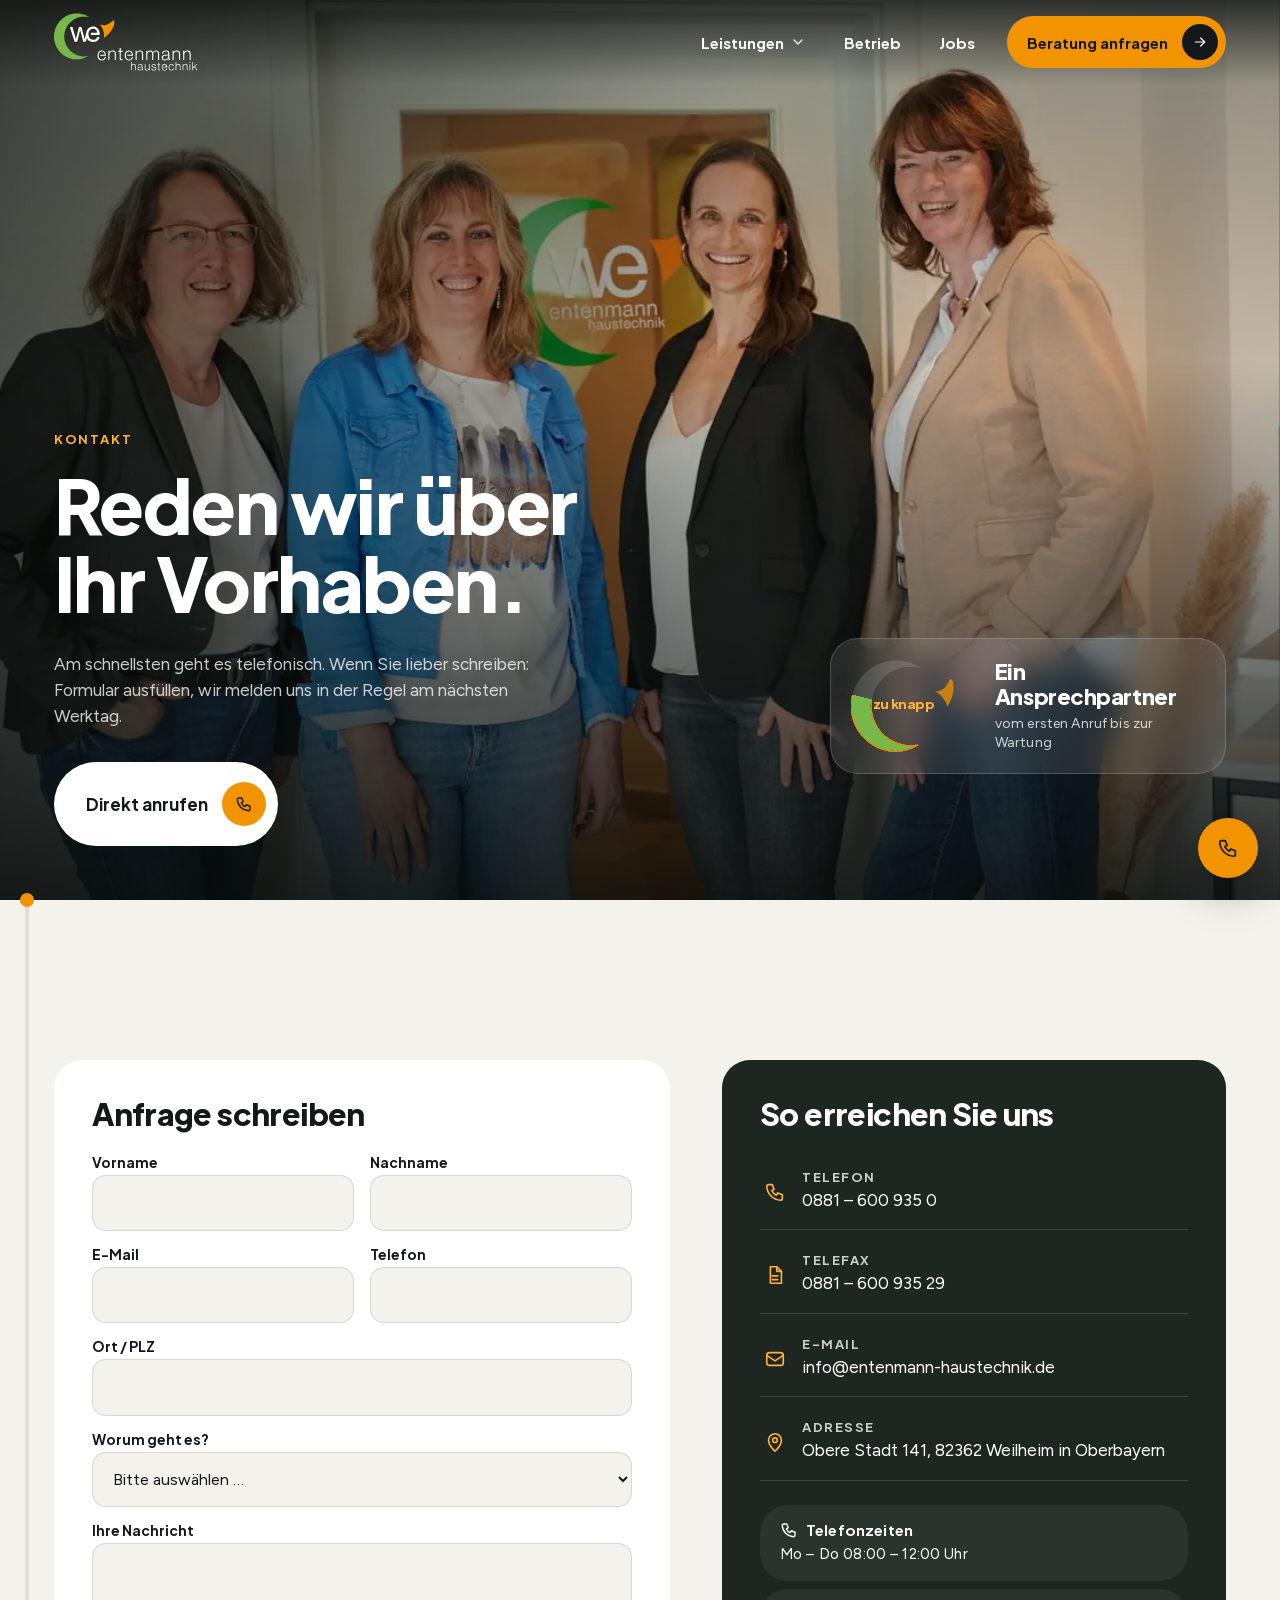
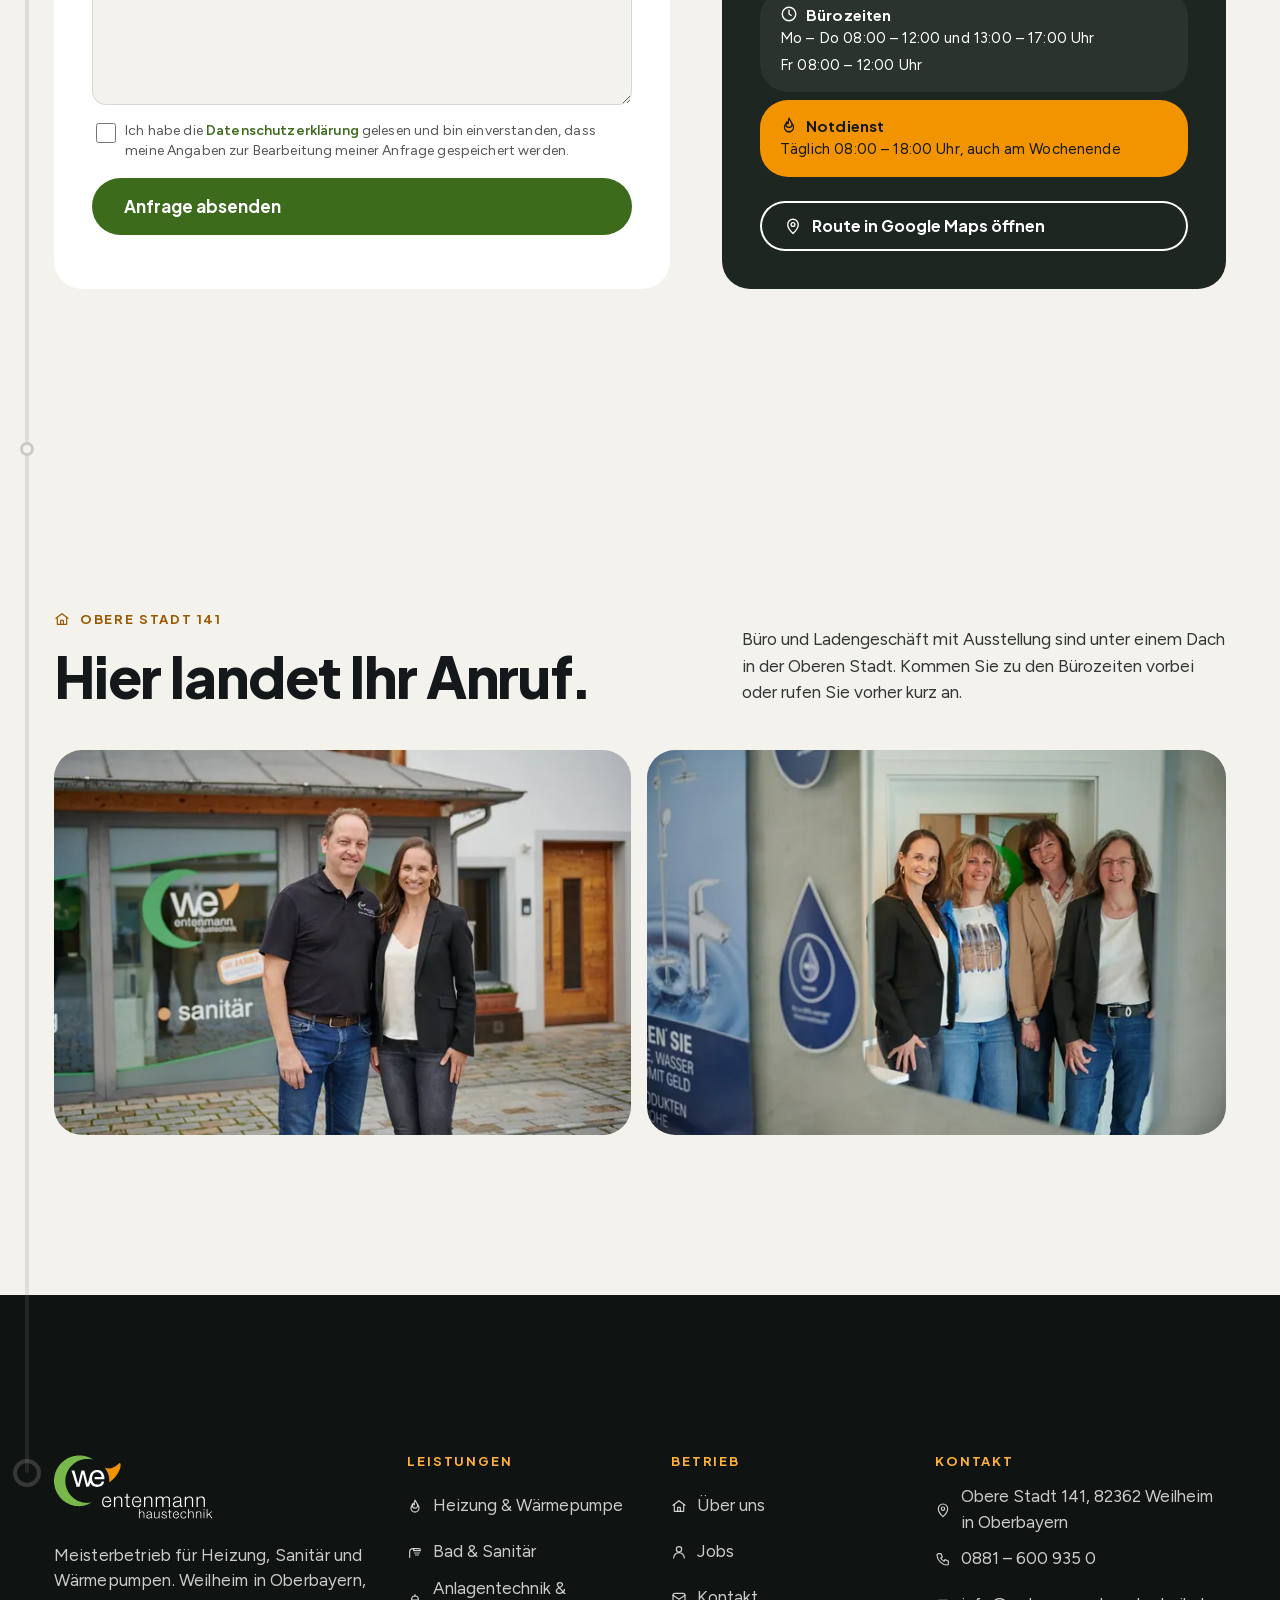
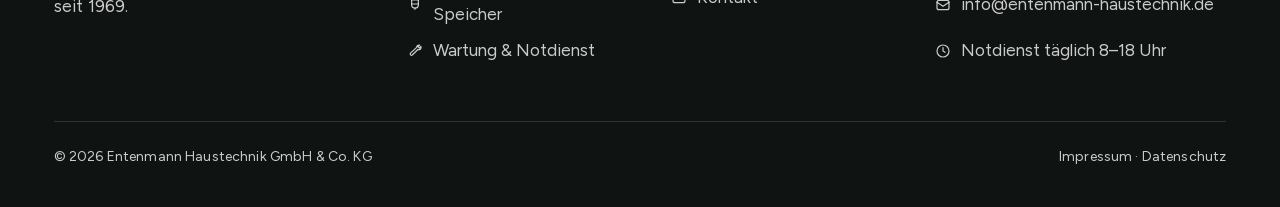
<file: kontakt.html>
<!doctype html>
<html lang="de">
<head>
<meta charset="utf-8">
<meta name="viewport" content="width=device-width, initial-scale=1, viewport-fit=cover">
<title>Kontakt &amp; Öffnungszeiten | Entenmann Haustechnik Weilheim</title>
<meta name="description" content="Entenmann Haustechnik, Obere Stadt 141, 82362 Weilheim i.OB. Telefon 0881 – 600 935 0, Notdienst täglich 8 bis 18 Uhr, Anfrage per Formular.">
<meta name="robots" content="noindex,nofollow">
<link rel="canonical" href="https://entenmann-haustechnik.de/kontakt">
<meta property="og:title" content="Kontakt &amp; Öffnungszeiten | Entenmann Haustechnik Weilheim">
<meta property="og:description" content="Entenmann Haustechnik, Obere Stadt 141, 82362 Weilheim i.OB. Telefon 0881 – 600 935 0, Notdienst täglich 8 bis 18 Uhr, Anfrage per Formular.">
<meta property="og:type" content="website">
<meta property="og:url" content="https://entenmann-haustechnik.de/kontakt">
<meta property="og:image" content="https://entenmann-haustechnik.de/assets/img/og.jpg">
<meta property="og:locale" content="de_DE">
<meta name="theme-color" content="#0F1311">
<link rel="icon" href="assets/img/favicon.svg" type="image/svg+xml">
<link rel="apple-touch-icon" href="assets/img/apple-touch-icon.png">
<link rel="preload" as="image" href="assets/img/betrieb/hero-00639-hoch.webp" type="image/webp" media="(max-width: 860px)" fetchpriority="high">
<link rel="preload" as="image" imagesrcset="assets/img/betrieb/hero-00639-960.webp 960w, assets/img/betrieb/hero-00639-1400.webp 1400w, assets/img/betrieb/hero-00639-1920.webp 1920w" imagesizes="100vw" type="image/webp" media="(min-width: 861px)" fetchpriority="high">
<link rel="preload" href="assets/fonts/jakarta-800-latin.woff2" as="font" type="font/woff2" crossorigin>
<link rel="preload" href="assets/fonts/figtree-400-latin.woff2" as="font" type="font/woff2" crossorigin>
<style>@font-face {
  font-family: 'Plus Jakarta Sans';
  font-style: normal;
  font-weight: 500;
  font-display: swap;
  src: url(assets/fonts/jakarta-500-latin-ext.woff2) format('woff2');
  unicode-range: U+0100-02BA, U+02BD-02C5, U+02C7-02CC, U+02CE-02D7, U+02DD-02FF, U+0304, U+0308, U+0329, U+1D00-1DBF, U+1E00-1E9F, U+1EF2-1EFF, U+2020, U+20A0-20AB, U+20AD-20C4, U+2113, U+2C60-2C7F, U+A720-A7FF;
}
@font-face {
  font-family: 'Plus Jakarta Sans';
  font-style: normal;
  font-weight: 500;
  font-display: swap;
  src: url(assets/fonts/jakarta-500-latin.woff2) format('woff2');
  unicode-range: U+0000-00FF, U+0131, U+0152-0153, U+02BB-02BC, U+02C6, U+02DA, U+02DC, U+0304, U+0308, U+0329, U+2000-206F, U+20AC, U+2122, U+2191, U+2193, U+2212, U+2215, U+FEFF, U+FFFD;
}
@font-face {
  font-family: 'Plus Jakarta Sans';
  font-style: normal;
  font-weight: 700;
  font-display: swap;
  src: url(assets/fonts/jakarta-700-latin-ext.woff2) format('woff2');
  unicode-range: U+0100-02BA, U+02BD-02C5, U+02C7-02CC, U+02CE-02D7, U+02DD-02FF, U+0304, U+0308, U+0329, U+1D00-1DBF, U+1E00-1E9F, U+1EF2-1EFF, U+2020, U+20A0-20AB, U+20AD-20C4, U+2113, U+2C60-2C7F, U+A720-A7FF;
}
@font-face {
  font-family: 'Plus Jakarta Sans';
  font-style: normal;
  font-weight: 700;
  font-display: swap;
  src: url(assets/fonts/jakarta-700-latin.woff2) format('woff2');
  unicode-range: U+0000-00FF, U+0131, U+0152-0153, U+02BB-02BC, U+02C6, U+02DA, U+02DC, U+0304, U+0308, U+0329, U+2000-206F, U+20AC, U+2122, U+2191, U+2193, U+2212, U+2215, U+FEFF, U+FFFD;
}
@font-face {
  font-family: 'Plus Jakarta Sans';
  font-style: normal;
  font-weight: 800;
  font-display: swap;
  src: url(assets/fonts/jakarta-800-latin-ext.woff2) format('woff2');
  unicode-range: U+0100-02BA, U+02BD-02C5, U+02C7-02CC, U+02CE-02D7, U+02DD-02FF, U+0304, U+0308, U+0329, U+1D00-1DBF, U+1E00-1E9F, U+1EF2-1EFF, U+2020, U+20A0-20AB, U+20AD-20C4, U+2113, U+2C60-2C7F, U+A720-A7FF;
}
@font-face {
  font-family: 'Plus Jakarta Sans';
  font-style: normal;
  font-weight: 800;
  font-display: swap;
  src: url(assets/fonts/jakarta-800-latin.woff2) format('woff2');
  unicode-range: U+0000-00FF, U+0131, U+0152-0153, U+02BB-02BC, U+02C6, U+02DA, U+02DC, U+0304, U+0308, U+0329, U+2000-206F, U+20AC, U+2122, U+2191, U+2193, U+2212, U+2215, U+FEFF, U+FFFD;
}@font-face {
  font-family: 'Figtree';
  font-style: normal;
  font-weight: 400;
  font-display: swap;
  src: url(assets/fonts/figtree-400-latin-ext.woff2) format('woff2');
  unicode-range: U+0100-02BA, U+02BD-02C5, U+02C7-02CC, U+02CE-02D7, U+02DD-02FF, U+0304, U+0308, U+0329, U+1D00-1DBF, U+1E00-1E9F, U+1EF2-1EFF, U+2020, U+20A0-20AB, U+20AD-20C4, U+2113, U+2C60-2C7F, U+A720-A7FF;
}
@font-face {
  font-family: 'Figtree';
  font-style: normal;
  font-weight: 400;
  font-display: swap;
  src: url(assets/fonts/figtree-400-latin.woff2) format('woff2');
  unicode-range: U+0000-00FF, U+0131, U+0152-0153, U+02BB-02BC, U+02C6, U+02DA, U+02DC, U+0304, U+0308, U+0329, U+2000-206F, U+20AC, U+2122, U+2191, U+2193, U+2212, U+2215, U+FEFF, U+FFFD;
}
@font-face {
  font-family: 'Figtree';
  font-style: normal;
  font-weight: 500;
  font-display: swap;
  src: url(assets/fonts/figtree-500-latin-ext.woff2) format('woff2');
  unicode-range: U+0100-02BA, U+02BD-02C5, U+02C7-02CC, U+02CE-02D7, U+02DD-02FF, U+0304, U+0308, U+0329, U+1D00-1DBF, U+1E00-1E9F, U+1EF2-1EFF, U+2020, U+20A0-20AB, U+20AD-20C4, U+2113, U+2C60-2C7F, U+A720-A7FF;
}
@font-face {
  font-family: 'Figtree';
  font-style: normal;
  font-weight: 500;
  font-display: swap;
  src: url(assets/fonts/figtree-500-latin.woff2) format('woff2');
  unicode-range: U+0000-00FF, U+0131, U+0152-0153, U+02BB-02BC, U+02C6, U+02DA, U+02DC, U+0304, U+0308, U+0329, U+2000-206F, U+20AC, U+2122, U+2191, U+2193, U+2212, U+2215, U+FEFF, U+FFFD;
}
@font-face {
  font-family: 'Figtree';
  font-style: normal;
  font-weight: 600;
  font-display: swap;
  src: url(assets/fonts/figtree-600-latin-ext.woff2) format('woff2');
  unicode-range: U+0100-02BA, U+02BD-02C5, U+02C7-02CC, U+02CE-02D7, U+02DD-02FF, U+0304, U+0308, U+0329, U+1D00-1DBF, U+1E00-1E9F, U+1EF2-1EFF, U+2020, U+20A0-20AB, U+20AD-20C4, U+2113, U+2C60-2C7F, U+A720-A7FF;
}
@font-face {
  font-family: 'Figtree';
  font-style: normal;
  font-weight: 600;
  font-display: swap;
  src: url(assets/fonts/figtree-600-latin.woff2) format('woff2');
  unicode-range: U+0000-00FF, U+0131, U+0152-0153, U+02BB-02BC, U+02C6, U+02DA, U+02DC, U+0304, U+0308, U+0329, U+2000-206F, U+20AC, U+2122, U+2191, U+2193, U+2212, U+2215, U+FEFF, U+FFFD;
}</style>
<link rel="stylesheet" href="styles.css?v=8b8a66b7">
<script type="application/ld+json">{"@context": "https://schema.org", "@type": ["Plumber", "HVACBusiness"], "name": "Entenmann Haustechnik GmbH & Co. KG", "url": "https://entenmann-haustechnik.de", "telephone": "+49 881 6009350", "email": "info@entenmann-haustechnik.de", "foundingDate": "1969", "image": "https://entenmann-haustechnik.de/assets/img/og.jpg", "logo": "https://entenmann-haustechnik.de/assets/img/logo.svg", "address": {"@type": "PostalAddress", "streetAddress": "Obere Stadt 141", "postalCode": "82362", "addressLocality": "Weilheim in Oberbayern", "addressRegion": "Bayern", "addressCountry": "DE"}, "geo": {"@type": "GeoCoordinates", "latitude": 47.8376, "longitude": 11.1489}, "areaServed": [{"@type": "City", "name": "Weilheim"}, {"@type": "City", "name": "Penzberg"}, {"@type": "City", "name": "Peiting"}, {"@type": "City", "name": "Murnau"}, {"@type": "City", "name": "Peißenberg"}, {"@type": "City", "name": "Seeshaupt"}, {"@type": "City", "name": "Pähl"}, {"@type": "City", "name": "Polling"}, {"@type": "City", "name": "Huglfing"}, {"@type": "City", "name": "Starnberg"}, {"@type": "City", "name": "Landsberg"}, {"@type": "City", "name": "München"}], "openingHoursSpecification": [{"@type": "OpeningHoursSpecification", "dayOfWeek": ["Monday", "Tuesday", "Wednesday", "Thursday"], "opens": "08:00", "closes": "12:00"}, {"@type": "OpeningHoursSpecification", "dayOfWeek": ["Monday", "Tuesday", "Wednesday", "Thursday"], "opens": "13:00", "closes": "17:00"}, {"@type": "OpeningHoursSpecification", "dayOfWeek": "Friday", "opens": "08:00", "closes": "12:00"}]}</script>
</head>
<body class="" data-seite="kontakt">
<a class="skip" href="#inhalt">Zum Inhalt</a>
<header class="kopf" id="kopf"><div class="wrap">
<a class="marke" href="./" aria-label="Entenmann Haustechnik – zur Startseite"><svg viewBox="0 0 3152 1264" width="139" height="56" role="img" aria-label="Entenmann Haustechnik Logo"><g class="l-gruen" fill="#78B84A" transform="translate(0.000000,1264.000000) scale(0.100000,-0.100000)"><path d="M4900 12574 c-30 -2 -131 -8 -225 -14 -93 -6 -217 -17 -275 -26 -208
-31 -356 -57 -428 -75 -40 -11 -83 -19 -97 -19 -13 0 -48 -9 -77 -19 -29 -11
-71 -23 -93 -27 -22 -4 -52 -13 -67 -20 -15 -8 -37 -14 -48 -14 -12 0 -36 -6
-53 -14 -18 -8 -48 -19 -67 -24 -98 -28 -286 -100 -372 -143 -20 -11 -42 -19
-48 -19 -32 0 -451 -212 -555 -280 -16 -11 -44 -27 -61 -34 -17 -8 -36 -22
-44 -30 -7 -9 -17 -16 -23 -16 -11 0 -129 -78 -242 -160 -38 -27 -81 -58 -95
-67 -38 -26 -169 -132 -221 -177 -25 -23 -67 -59 -95 -81 -79 -64 -424 -413
-494 -500 -35 -44 -84 -102 -108 -130 -25 -27 -55 -66 -69 -85 -13 -19 -50
-73 -83 -120 -115 -163 -135 -192 -177 -258 -112 -181 -216 -371 -301 -552
-73 -157 -82 -177 -82 -189 0 -6 -9 -28 -20 -48 -11 -21 -20 -44 -20 -51 0 -8
-7 -26 -15 -40 -17 -31 -41 -96 -60 -164 -7 -25 -18 -55 -24 -66 -6 -11 -15
-37 -20 -58 -5 -22 -16 -59 -24 -84 -8 -25 -25 -81 -37 -125 -12 -44 -28 -102
-35 -130 -8 -27 -17 -68 -20 -90 -3 -22 -15 -80 -25 -130 -33 -155 -51 -282
-62 -439 -7 -101 -15 -156 -24 -167 -16 -18 -21 -708 -5 -724 11 -13 19 -69
31 -220 5 -66 13 -131 18 -146 6 -14 13 -56 17 -94 3 -39 15 -106 25 -150 10
-44 23 -102 28 -130 6 -27 16 -70 22 -95 41 -156 53 -200 66 -240 9 -25 20
-67 26 -94 5 -28 16 -59 24 -70 8 -11 14 -29 14 -39 0 -10 9 -35 20 -57 11
-22 20 -47 20 -57 0 -10 9 -35 20 -56 11 -20 20 -42 20 -48 0 -7 9 -33 21 -58
12 -25 29 -64 39 -86 86 -192 158 -337 240 -479 25 -43 58 -102 73 -130 16
-28 37 -60 48 -72 10 -11 19 -23 19 -27 0 -29 255 -375 416 -567 73 -86 405
-426 479 -489 114 -99 192 -162 270 -221 122 -92 179 -133 197 -145 8 -5 62
-41 119 -80 115 -78 131 -87 174 -110 17 -9 48 -27 70 -41 22 -13 56 -31 75
-40 19 -9 37 -19 40 -23 3 -4 68 -37 145 -75 135 -65 174 -84 268 -125 23 -10
58 -26 77 -34 38 -18 98 -40 170 -63 25 -8 59 -21 77 -29 17 -8 38 -15 46 -15
8 0 34 -9 58 -20 24 -11 54 -20 65 -20 12 0 41 -9 65 -20 24 -11 58 -20 74
-20 17 0 42 -6 57 -14 15 -8 42 -17 60 -20 18 -4 71 -15 118 -26 216 -49 342
-69 433 -71 10 0 31 -5 45 -11 27 -11 313 -27 522 -29 177 -3 445 11 550 28
52 8 133 19 179 23 46 5 98 14 116 20 18 6 68 17 111 25 86 15 133 26 234 56
36 11 74 19 85 19 11 0 38 9 60 19 22 10 57 21 79 25 21 4 52 13 70 20 17 8
56 23 86 33 140 51 232 87 340 135 63 28 360 178 418 210 26 14 61 34 77 43
73 39 85 47 85 54 0 20 -35 20 -92 1 -34 -11 -82 -20 -107 -20 -25 0 -107 -9
-181 -19 -150 -21 -686 -28 -770 -10 -25 5 -110 15 -189 24 -79 8 -173 21
-210 29 -36 8 -91 19 -121 25 -102 19 -165 34 -223 52 -31 11 -65 19 -75 19
-16 0 -58 13 -197 61 -27 9 -63 21 -80 27 -75 25 -103 36 -141 53 -23 11 -47
19 -53 19 -7 0 -29 8 -49 19 -20 10 -57 28 -82 39 -182 81 -479 244 -631 347
-24 16 -51 34 -61 40 -37 23 -194 142 -353 268 -158 125 -554 549 -690 740
-46 63 -220 322 -234 347 -7 14 -21 38 -30 53 -49 86 -75 135 -135 257 -36 74
-75 152 -86 172 -11 20 -20 42 -20 49 0 6 -8 30 -19 53 -10 23 -28 64 -38 91
-19 47 -28 71 -54 148 -6 17 -19 55 -29 82 -16 47 -25 79 -51 178 -6 23 -20
69 -30 103 -11 33 -19 71 -19 84 0 12 -9 62 -19 109 -64 281 -114 824 -93
1002 6 52 16 166 23 254 6 88 20 207 30 265 10 58 19 117 19 131 0 15 7 49 15
75 8 27 21 81 29 119 8 39 24 104 35 145 12 41 28 98 36 125 64 224 133 396
275 685 39 80 75 152 80 160 5 8 31 52 57 98 71 123 85 145 121 196 17 26 32
51 32 55 0 5 6 14 14 20 8 7 36 44 62 84 26 40 62 88 79 107 18 19 56 66 85
104 199 260 727 739 961 872 10 6 27 18 36 26 10 8 25 18 33 22 8 3 35 20 60
36 25 16 59 36 75 45 17 8 46 25 65 37 47 29 383 198 394 198 5 0 27 8 50 19
123 56 301 122 391 145 28 7 60 18 72 24 12 7 31 12 42 12 11 0 42 7 68 16 47
16 109 32 223 54 30 6 85 18 121 26 37 8 109 19 160 25 52 5 135 16 184 24 90
14 807 15 895 1 19 -4 86 -13 149 -21 63 -8 128 -19 145 -24 17 -6 56 -13 86
-17 30 -3 84 -15 119 -25 72 -22 135 -25 129 -7 -2 6 -29 25 -59 41 -30 16
-61 35 -69 42 -8 8 -26 19 -40 25 -14 6 -43 22 -65 35 -22 14 -53 32 -70 40
-16 9 -66 36 -110 60 -119 67 -281 144 -415 200 -36 15 -84 35 -108 46 -23 10
-50 19 -60 19 -9 1 -35 9 -57 20 -22 11 -48 19 -58 20 -10 0 -32 7 -50 16 -17
9 -54 23 -82 30 -49 13 -75 19 -205 54 -274 73 -675 136 -915 144 -71 3 -186
7 -255 9 -69 3 -150 3 -180 1z"/></g><g class="l-orange" fill="#F29400" transform="translate(0.000000,1264.000000) scale(0.100000,-0.100000)"><path d="M12980 11054 c-64 -35 -418 -314 -450 -355 -23 -30 -391 -299 -409
-299 -5 0 -14 -7 -21 -15 -6 -8 -41 -28 -76 -45 -35 -18 -66 -35 -69 -39 -4
-7 -57 -34 -240 -122 -22 -10 -46 -19 -52 -19 -7 0 -32 -8 -55 -19 -44 -19
-126 -44 -258 -80 -169 -45 -501 -66 -655 -42 -38 6 -92 14 -120 17 -99 10
-339 71 -398 100 -29 14 -77 19 -77 8 0 -3 32 -48 70 -99 39 -51 70 -97 70
-101 0 -4 8 -17 18 -28 25 -28 142 -220 142 -233 0 -6 6 -15 13 -21 21 -18
227 -438 227 -465 0 -7 9 -25 20 -42 11 -16 20 -38 20 -48 0 -11 7 -33 15 -50
19 -42 42 -107 66 -184 10 -35 28 -93 40 -130 21 -70 28 -97 59 -223 23 -97
38 -168 51 -255 6 -38 17 -108 25 -155 24 -143 36 -378 32 -650 -2 -210 0
-260 10 -260 26 0 640 557 888 804 300 301 441 471 645 781 111 169 122 185
136 215 7 14 22 39 33 55 11 17 27 44 36 60 8 17 35 66 60 110 43 78 65 123
146 295 243 514 344 980 285 1302 -17 88 -65 206 -98 239 -26 26 -74 23 -129
-7z"/></g><g class="l-grau" fill="#575759" transform="translate(0.000000,1264.000000) scale(0.100000,-0.100000)"><path d="M8345 9685 c-60 -8 -132 -20 -160 -28 -27 -9 -66 -20 -85 -26 -74
-21 -136 -45 -150 -56 -8 -7 -26 -16 -40 -20 -14 -4 -30 -11 -36 -16 -6 -5
-37 -23 -70 -40 -120 -64 -270 -192 -368 -313 -84 -105 -146 -192 -146 -205 0
-4 -8 -19 -19 -32 -10 -13 -22 -35 -26 -49 -4 -14 -13 -32 -20 -40 -7 -8 -17
-28 -23 -45 -6 -16 -23 -61 -37 -100 -35 -92 -64 -196 -76 -270 -6 -33 -17
-82 -24 -110 -27 -94 -46 -170 -61 -238 -7 -38 -17 -74 -21 -80 -4 -6 -12 -39
-19 -72 -7 -33 -17 -73 -23 -90 -11 -32 -34 -124 -55 -220 -7 -33 -20 -82 -28
-110 -22 -72 -38 -132 -52 -200 -7 -33 -17 -69 -23 -80 -6 -11 -14 -42 -18
-69 -20 -133 -69 -221 -86 -156 -11 37 -30 117 -44 185 -14 63 -37 150 -60
225 -8 25 -17 65 -21 90 -3 25 -10 53 -15 62 -5 10 -16 48 -23 85 -15 69 -36
152 -61 233 -8 25 -17 65 -21 90 -3 25 -10 53 -15 62 -5 10 -16 48 -24 85 -16
80 -40 171 -59 233 -8 25 -18 65 -22 90 -3 25 -10 52 -15 61 -4 9 -15 47 -23
85 -22 96 -44 181 -60 234 -8 25 -18 65 -22 90 -3 25 -10 53 -15 62 -5 10 -16
48 -24 85 -17 82 -40 172 -60 233 -8 25 -19 68 -24 95 -9 47 -23 106 -40 165
-6 25 -6 25 -294 28 -287 2 -287 2 -293 -25 -3 -16 -12 -48 -19 -73 -16 -53
-41 -151 -59 -235 -7 -33 -18 -76 -24 -95 -14 -43 -40 -153 -58 -243 -8 -37
-18 -75 -23 -85 -5 -9 -12 -39 -16 -67 -4 -27 -13 -64 -21 -82 -7 -18 -16 -54
-20 -80 -3 -26 -13 -63 -20 -81 -7 -18 -16 -57 -20 -85 -4 -29 -12 -66 -20
-84 -7 -18 -16 -54 -20 -80 -3 -26 -12 -62 -20 -80 -7 -18 -16 -54 -20 -80 -3
-26 -12 -62 -20 -80 -7 -18 -16 -54 -20 -80 -3 -26 -13 -63 -20 -81 -7 -18
-16 -57 -20 -85 -4 -29 -12 -66 -20 -84 -7 -18 -16 -54 -20 -80 -3 -26 -12
-62 -20 -80 -7 -18 -16 -54 -20 -80 -3 -26 -12 -62 -20 -80 -7 -18 -16 -54
-20 -80 -3 -26 -13 -64 -20 -83 -7 -19 -18 -62 -23 -96 -11 -73 -40 -139 -61
-139 -10 0 -19 18 -27 55 -20 99 -45 195 -55 220 -6 14 -17 50 -24 80 -7 30
-22 87 -33 125 -11 39 -27 97 -36 130 -18 69 -36 133 -64 225 -10 36 -22 83
-26 105 -4 21 -13 52 -21 67 -8 15 -14 37 -14 50 -1 13 -8 41 -16 63 -8 22
-21 67 -29 100 -8 33 -24 94 -36 135 -11 41 -28 102 -36 135 -8 33 -21 76 -28
95 -8 19 -17 55 -21 80 -3 25 -12 56 -19 70 -7 14 -16 45 -20 70 -4 25 -12 54
-17 64 -6 11 -16 45 -24 75 -20 89 -43 173 -55 206 -6 17 -17 55 -25 85 -25
103 -45 175 -64 238 -11 34 -20 71 -20 81 0 49 -13 51 -306 51 -313 0 -301 4
-267 -83 26 -65 50 -137 67 -202 14 -50 23 -77 56 -170 10 -27 22 -66 25 -85
4 -19 13 -46 20 -60 7 -14 17 -44 21 -65 4 -22 13 -49 20 -60 7 -11 16 -38 20
-60 3 -22 12 -51 19 -65 7 -14 16 -41 19 -60 4 -19 14 -48 21 -65 8 -16 26
-70 40 -120 15 -49 33 -106 40 -125 24 -62 46 -134 55 -176 5 -22 15 -56 23
-75 23 -56 48 -131 58 -179 6 -25 16 -58 24 -75 19 -41 44 -121 56 -175 5 -25
16 -56 24 -70 7 -14 16 -43 20 -65 4 -22 12 -46 18 -53 5 -7 16 -36 23 -65 14
-56 38 -131 59 -187 7 -19 23 -69 35 -110 12 -41 30 -97 40 -125 35 -100 70
-215 70 -229 0 -8 7 -27 14 -43 18 -35 44 -113 57 -173 5 -25 16 -56 24 -70 7
-14 16 -42 20 -63 11 -56 17 -58 312 -55 268 3 268 3 290 48 12 25 24 65 28
90 3 25 12 65 20 90 16 53 40 147 60 242 7 37 18 75 23 85 6 10 13 41 17 68 4
28 12 61 18 75 5 14 15 52 22 85 7 33 18 74 23 90 13 35 37 130 57 228 8 37
19 75 24 85 5 9 12 40 16 67 4 28 13 64 21 82 7 18 16 54 20 80 3 26 12 64 20
83 7 19 15 53 19 75 3 22 12 60 20 85 20 61 43 151 60 233 8 37 19 75 24 85 5
9 12 40 16 67 4 28 13 64 21 82 7 18 16 54 20 80 3 26 13 64 20 83 7 19 18 62
24 94 14 69 45 146 59 146 16 0 23 -18 32 -78 8 -59 29 -144 53 -222 8 -25 18
-65 22 -90 3 -25 10 -53 15 -62 5 -10 16 -48 24 -85 16 -80 40 -171 59 -233 8
-25 18 -65 22 -90 3 -25 10 -53 15 -62 5 -10 16 -48 24 -85 16 -80 40 -171 59
-233 8 -25 18 -65 22 -90 3 -25 10 -53 15 -62 5 -10 16 -48 23 -85 15 -69 36
-152 61 -233 8 -25 17 -65 20 -89 4 -24 13 -58 20 -75 7 -17 16 -53 20 -81 4
-27 13 -61 20 -75 7 -14 16 -47 19 -73 4 -26 13 -62 20 -80 8 -18 17 -54 20
-80 4 -26 13 -62 21 -80 7 -18 16 -56 20 -84 14 -105 8 -103 310 -103 198 0
265 3 273 13 14 16 35 73 67 182 14 50 32 104 40 120 7 17 17 46 20 65 3 19
12 51 20 70 20 52 45 129 60 185 18 69 52 145 65 145 6 0 16 -12 22 -27 69
-168 215 -369 341 -471 80 -64 193 -142 206 -142 5 0 19 -9 33 -19 13 -11 38
-23 54 -27 16 -4 36 -12 44 -19 19 -15 98 -43 171 -60 31 -7 72 -18 91 -24 43
-14 299 -41 398 -41 77 0 378 27 391 36 4 2 40 13 81 24 111 29 218 69 268
101 8 5 24 13 35 18 114 50 334 250 397 361 10 19 30 53 43 75 14 22 29 51 35
65 5 14 14 32 19 41 20 34 71 172 71 190 0 11 6 32 14 47 17 35 26 95 17 111
-8 13 -486 19 -499 7 -3 -4 -17 -42 -32 -86 -15 -44 -29 -82 -32 -85 -3 -3
-20 -35 -38 -71 -59 -116 -216 -260 -323 -296 -18 -6 -41 -17 -52 -24 -11 -6
-38 -15 -60 -19 -22 -3 -60 -13 -85 -22 -147 -50 -599 4 -700 83 -8 6 -26 15
-38 19 -100 30 -344 281 -378 387 -3 13 -13 32 -20 43 -8 11 -14 26 -14 35 0
8 -8 31 -19 50 -10 19 -22 55 -26 80 -4 25 -12 53 -17 63 -5 10 -16 55 -24
100 -9 45 -20 105 -26 132 -13 66 -12 407 1 470 6 28 17 82 24 120 15 75 42
164 62 205 7 14 16 39 19 57 4 17 14 37 22 44 8 6 14 19 14 29 0 9 9 29 20 43
11 14 20 29 20 35 0 51 284 322 337 322 6 0 16 7 23 15 7 8 19 15 28 15 8 0
33 9 56 19 169 79 489 79 662 0 23 -11 44 -19 48 -19 27 0 185 -108 253 -173
72 -69 173 -199 173 -222 0 -5 6 -16 13 -24 7 -9 23 -41 34 -71 52 -133 65
-182 66 -263 l2 -82 -674 -3 c-478 -1 -678 -5 -688 -13 -15 -13 -19 -413 -5
-437 12 -18 1911 -18 1925 0 13 20 -1 382 -19 473 -9 44 -19 105 -24 135 -9
59 -31 134 -61 215 -10 28 -19 56 -19 63 0 17 -60 147 -118 257 -28 53 -106
163 -165 233 -60 72 -271 251 -319 272 -24 11 -46 23 -89 52 -15 9 -40 20 -55
24 -16 4 -38 12 -49 17 -121 65 -491 101 -740 72z"/><path d="M14384 4989 c-3 -6 -6 -135 -5 -287 1 -166 -3 -283 -8 -292 -8 -12
-44 -16 -183 -20 l-173 -5 2 -89 c1 -62 5 -91 15 -97 7 -5 83 -9 169 -9 139 0
158 -2 165 -17 5 -10 12 -362 15 -783 6 -809 8 -848 53 -919 77 -121 219 -155
589 -142 15 1 17 12 17 90 0 126 9 118 -129 113 -193 -7 -259 32 -280 165 -14
92 -16 1429 -1 1467 10 26 10 26 204 26 224 0 206 -10 206 116 0 73 -2 84 -17
85 -10 0 -97 0 -194 -1 -153 -1 -179 1 -193 16 -15 15 -17 46 -15 294 1 153
-2 283 -5 289 -5 7 -48 11 -116 11 -68 0 -111 -4 -116 -11z"/><path d="M10325 4440 c-78 -8 -201 -42 -260 -74 -16 -9 -33 -16 -38 -16 -8 0
-95 -60 -150 -104 -75 -60 -210 -252 -232 -328 -3 -13 -12 -39 -20 -58 -49
-128 -84 -333 -85 -497 0 -100 28 -330 45 -376 8 -20 15 -46 15 -57 0 -21 50
-151 67 -172 6 -7 14 -24 18 -37 10 -32 67 -115 114 -165 45 -48 179 -156 193
-156 6 0 19 -6 27 -13 84 -70 443 -120 621 -87 151 28 208 46 300 94 129 69
268 225 326 366 4 8 14 33 24 55 10 22 21 55 25 73 4 18 13 45 21 61 27 54 14
61 -106 61 -123 0 -134 -5 -145 -69 -4 -22 -13 -45 -20 -51 -8 -6 -17 -25 -20
-41 -4 -16 -11 -31 -16 -34 -4 -3 -16 -21 -24 -39 -52 -109 -240 -241 -380
-266 -262 -48 -455 8 -616 178 -79 84 -160 224 -176 304 -3 18 -10 42 -16 53
-30 58 -46 367 -26 512 31 235 166 475 324 577 85 55 98 62 170 86 244 81 545
-30 689 -254 29 -46 43 -73 93 -181 7 -16 18 -55 24 -85 26 -142 30 -172 24
-178 -4 -4 -235 -9 -513 -12 l-507 -5 2 -89 c1 -62 5 -91 15 -97 26 -17 1224
-11 1238 6 28 33 -15 406 -55 485 -7 14 -16 41 -20 60 -4 19 -14 46 -21 60 -8
14 -18 36 -24 50 -10 26 -13 31 -66 115 -99 157 -287 284 -494 335 -54 13
-256 19 -345 10z"/><path d="M12686 4438 c-43 -5 -90 -15 -105 -22 -14 -7 -39 -16 -56 -20 -16 -4
-37 -13 -45 -21 -8 -7 -26 -16 -40 -20 -59 -18 -218 -168 -234 -222 -7 -23
-39 -39 -57 -28 -7 5 -10 53 -8 144 l3 136 -122 0 -122 0 0 -1009 c0 -801 2
-1011 12 -1018 17 -10 199 -10 216 1 10 6 13 126 12 602 0 356 4 628 10 679
10 78 41 193 61 230 5 8 13 24 18 36 9 21 38 64 81 123 29 38 156 141 175 141
7 0 18 7 25 15 7 8 28 18 49 21 20 4 52 14 71 22 60 25 259 21 345 -8 185 -62
269 -165 316 -385 17 -83 19 -141 19 -776 0 -575 2 -688 14 -698 9 -8 50 -11
117 -9 l104 3 3 740 c1 468 -2 758 -8 790 -5 27 -15 73 -20 100 -32 157 -152
324 -270 374 -14 6 -32 15 -40 20 -85 52 -338 81 -524 59z"/><path d="M16270 4439 c-234 -25 -453 -159 -580 -354 -63 -98 -69 -107 -80
-135 -6 -14 -17 -38 -25 -55 -81 -173 -120 -578 -76 -790 6 -27 15 -72 20
-100 15 -78 61 -206 92 -255 5 -8 13 -25 19 -37 17 -41 82 -128 139 -186 154
-160 362 -237 641 -237 249 0 426 56 580 183 86 71 176 185 195 249 4 13 13
30 20 38 13 17 38 86 62 173 21 76 17 78 -117 75 -105 -3 -105 -3 -114 -33
-11 -36 -44 -114 -57 -135 -5 -8 -15 -28 -22 -45 -32 -69 -195 -221 -259 -240
-12 -4 -32 -13 -43 -20 -89 -55 -396 -52 -503 5 -20 11 -40 20 -44 20 -44 0
-278 241 -278 287 0 5 -7 22 -16 38 -30 56 -62 169 -79 276 -35 220 4 581 72
660 7 8 13 22 13 31 0 8 8 26 18 39 10 13 23 35 29 49 36 83 215 230 332 272
139 49 363 38 461 -23 8 -5 29 -16 45 -23 73 -34 196 -171 263 -294 30 -54 62
-159 68 -220 4 -37 11 -77 15 -89 19 -53 8 -54 -520 -53 -266 1 -487 -2 -491
-7 -4 -4 -4 -48 -1 -98 l6 -90 625 0 625 0 -1 110 c-2 115 -32 312 -58 380 -8
22 -15 50 -16 61 0 12 -6 27 -14 33 -8 7 -18 27 -22 44 -7 34 -14 47 -82 150
-73 111 -224 245 -297 263 -13 3 -29 12 -36 20 -6 7 -27 16 -48 20 -20 4 -48
13 -62 20 -53 26 -257 38 -399 23z"/><path d="M18651 4438 c-47 -5 -94 -16 -105 -24 -11 -8 -30 -14 -41 -14 -11 0
-31 -7 -45 -15 -14 -7 -38 -20 -55 -28 -85 -40 -201 -149 -239 -225 -20 -38
-44 -51 -57 -31 -5 8 -9 75 -7 149 l2 135 -122 0 -122 0 0 -1009 c0 -801 2
-1011 12 -1018 17 -10 199 -10 216 1 10 6 13 124 12 592 0 703 6 771 83 939
47 102 174 238 262 282 200 99 455 98 610 -4 61 -40 155 -153 155 -186 0 -7 6
-23 14 -35 16 -23 33 -105 46 -222 5 -38 9 -358 9 -711 1 -484 4 -643 13 -652
8 -8 48 -12 115 -12 100 0 103 1 109 24 15 60 -2 1499 -18 1551 -9 28 -19 67
-23 89 -3 21 -15 55 -26 75 -10 20 -19 39 -19 43 0 10 -65 105 -94 136 -22 25
-98 77 -151 105 -118 61 -335 87 -534 65z"/><path d="M20971 4438 c-47 -5 -97 -16 -112 -24 -16 -8 -34 -14 -41 -14 -65 0
-264 -160 -332 -268 -53 -84 -69 -53 -65 126 l3 127 -94 5 c-52 3 -103 4 -112
2 -17 -4 -18 -60 -18 -1007 0 -552 3 -1010 6 -1019 9 -24 219 -24 228 0 3 9 6
295 6 638 0 621 0 621 25 726 44 187 87 272 183 363 210 195 552 207 718 23
24 -26 44 -54 44 -60 0 -7 5 -17 12 -24 6 -6 23 -44 37 -84 25 -73 25 -73 31
-833 l5 -760 106 -3 c79 -2 109 1 117 11 8 9 12 208 15 673 4 666 8 742 43
829 81 201 170 296 334 355 84 30 309 34 355 5 11 -6 35 -15 53 -18 54 -11
130 -70 170 -132 88 -135 92 -185 92 -1029 -1 -544 2 -681 12 -688 17 -10 199
-10 216 0 16 10 18 1366 2 1497 -17 144 -23 180 -35 200 -7 11 -15 32 -19 46
-33 146 -214 291 -411 330 -67 14 -319 14 -375 1 -63 -15 -142 -43 -160 -57
-8 -6 -26 -16 -40 -22 -79 -34 -219 -173 -241 -240 -14 -45 -41 -43 -62 5 -30
67 -94 157 -138 193 -50 41 -136 89 -159 89 -9 0 -24 6 -35 14 -11 7 -66 19
-123 25 -114 12 -122 12 -241 -1z"/><path d="M24320 4435 c-107 -13 -211 -40 -265 -69 -16 -9 -33 -16 -38 -16 -12
0 -110 -70 -150 -109 -35 -32 -78 -92 -115 -160 -49 -87 -91 -310 -58 -312 9
0 57 0 106 0 50 0 97 0 105 0 10 1 15 12 15 35 0 45 25 128 58 195 27 53 142
171 167 171 7 0 18 6 24 14 6 7 28 16 49 20 21 3 53 13 72 22 46 23 323 24
390 1 25 -8 59 -18 77 -22 17 -3 37 -13 44 -21 6 -8 18 -14 26 -14 17 0 133
-108 133 -124 0 -6 10 -29 22 -51 19 -35 22 -55 23 -160 0 -120 0 -121 -34
-173 -43 -68 -101 -98 -219 -112 -48 -6 -114 -15 -147 -20 -33 -6 -107 -14
-165 -20 -174 -16 -451 -72 -483 -98 -7 -5 -27 -13 -44 -17 -18 -3 -35 -11
-39 -16 -3 -5 -21 -16 -40 -24 -58 -24 -156 -131 -193 -209 -61 -129 -65 -372
-9 -506 41 -97 138 -213 201 -240 12 -6 29 -14 37 -20 8 -5 26 -14 40 -20 14
-5 32 -14 40 -19 62 -38 355 -64 480 -42 124 21 173 33 194 46 12 7 32 16 45
20 25 8 97 55 162 107 19 16 59 59 87 96 95 124 114 129 119 26 7 -131 71
-215 180 -235 63 -12 240 -6 255 9 5 5 8 49 6 98 -3 89 -3 89 -68 89 -80 0
-114 20 -141 83 -18 41 -19 79 -19 645 0 347 -5 632 -10 672 -53 367 -391 544
-920 480z m688 -1223 c-5 -243 -16 -290 -96 -411 -70 -106 -219 -225 -308
-247 -16 -4 -38 -13 -49 -19 -25 -16 -188 -45 -248 -45 -70 0 -186 27 -247 57
-54 27 -180 143 -180 166 0 7 -10 30 -22 52 -36 65 -32 212 8 284 63 115 191
194 379 235 33 7 80 18 105 24 47 12 216 37 355 53 44 6 103 16 132 24 28 8
61 15 72 15 12 0 31 11 43 25 17 20 25 22 40 14 19 -10 20 -20 16 -227z"/><path d="M26743 4439 c-40 -5 -86 -15 -102 -24 -17 -8 -37 -15 -46 -15 -17 0
-103 -43 -153 -77 -77 -51 -182 -164 -201 -216 -24 -63 -36 -24 -39 124 -1 79
-7 148 -11 152 -11 11 -204 13 -220 3 -12 -8 -17 -1990 -5 -2020 9 -24 219
-24 228 0 3 9 6 296 6 639 0 735 -2 715 99 924 31 64 159 199 216 226 22 11
47 25 55 31 83 59 336 77 465 33 146 -49 251 -158 295 -304 6 -22 16 -56 22
-75 8 -23 13 -282 17 -760 l6 -725 104 -3 c67 -2 108 1 117 9 18 15 21 1326 3
1491 -12 111 -40 211 -85 298 -35 69 -160 195 -202 205 -17 3 -36 13 -42 20
-7 8 -28 17 -49 21 -20 4 -48 13 -62 20 -51 26 -283 39 -416 23z"/><path d="M29073 4439 c-40 -5 -85 -15 -100 -23 -16 -7 -44 -17 -63 -21 -19 -4
-46 -16 -59 -26 -13 -11 -27 -19 -32 -19 -29 0 -173 -126 -214 -188 -72 -109
-79 -102 -80 79 l0 144 -110 6 c-72 3 -113 2 -120 -5 -7 -7 -8 -355 -5 -1021
l5 -1010 106 -3 c80 -2 109 1 117 11 8 10 13 198 15 653 4 759 7 778 122 954
56 85 182 200 220 200 5 0 16 6 24 13 63 54 380 86 443 45 13 -8 37 -18 54
-21 94 -18 212 -144 260 -277 35 -99 37 -135 41 -850 3 -551 6 -716 16 -722
16 -10 198 -10 215 0 20 13 17 1376 -4 1531 -8 63 -21 126 -28 140 -7 14 -16
38 -19 52 -21 88 -152 236 -247 281 -162 75 -349 101 -557 77z"/><path d="M16865 1951 c-13 -22 -6 -1824 7 -1833 20 -12 113 -9 126 4 9 9 12
108 12 382 0 418 9 506 61 612 53 107 143 192 227 214 20 5 57 14 82 20 107
28 254 -21 322 -106 78 -98 80 -118 85 -649 3 -302 8 -464 15 -472 12 -14 105
-18 126 -4 20 12 17 920 -4 1034 -32 178 -111 261 -304 319 -53 16 -298 6
-335 -13 -16 -9 -48 -24 -70 -35 -22 -10 -75 -54 -118 -98 -42 -43 -80 -76
-83 -73 -4 3 -6 157 -5 342 2 246 -1 340 -10 351 -13 16 -124 20 -134 5z"/><path d="M26642 1948 c-19 -19 -17 -1811 2 -1827 9 -7 40 -11 78 -9 l63 3 6
455 c5 455 5 455 30 510 76 168 154 231 339 271 157 34 334 -68 371 -214 25
-99 28 -154 29 -567 0 -239 4 -441 9 -448 5 -9 27 -12 72 -10 l64 3 3 495 c3
485 2 497 -20 575 -12 44 -28 87 -35 96 -7 8 -13 20 -13 26 0 33 -97 111 -174
139 -80 30 -129 36 -254 32 -120 -4 -131 -6 -196 -38 -65 -31 -153 -106 -183
-155 -12 -20 -12 -20 -28 0 -14 17 -16 63 -15 337 1 175 -1 322 -5 328 -9 14
-128 13 -143 -2z"/><path d="M29693 1943 c-5 -10 -6 -65 -3 -123 5 -105 5 -105 72 -108 81 -4 80
-5 76 143 -3 100 -3 100 -70 103 -56 2 -68 0 -75 -15z"/><path d="M30305 1951 c-13 -22 -6 -1824 7 -1833 20 -12 113 -9 126 4 9 9 12
76 12 241 0 136 4 236 10 247 6 11 62 63 126 116 138 114 140 115 210 14 27
-39 67 -95 89 -125 22 -30 58 -79 80 -110 22 -31 60 -81 84 -113 24 -31 62
-84 84 -117 22 -33 60 -84 84 -112 45 -53 45 -53 129 -53 101 0 107 11 47 90
-21 27 -56 74 -78 104 -22 31 -58 81 -80 111 -22 30 -57 78 -78 107 -87 122
-207 286 -241 331 -76 98 -77 95 56 209 53 46 159 137 235 203 76 66 149 128
162 137 39 28 16 38 -85 38 -95 0 -95 0 -162 -59 -268 -235 -349 -306 -437
-383 -55 -47 -120 -105 -145 -127 -25 -23 -54 -41 -67 -41 -23 0 -23 0 -23
553 0 417 -3 556 -12 565 -14 14 -124 16 -133 3z"/><path d="M22882 1838 c-9 -9 -12 -62 -12 -194 0 -137 -3 -184 -13 -192 -7 -6
-58 -13 -113 -14 -99 -3 -99 -3 -99 -58 0 -55 0 -55 99 -58 55 -1 105 -7 112
-13 10 -8 13 -134 16 -532 3 -573 2 -561 65 -619 43 -41 112 -58 240 -58 61 0
114 3 116 8 3 4 6 32 8 62 4 55 4 55 -98 60 -100 5 -104 6 -135 38 -33 32 -33
32 -36 522 -2 332 1 497 8 510 10 18 21 20 129 20 131 0 138 3 138 60 0 57 -7
60 -138 60 -83 0 -120 4 -126 13 -4 6 -10 98 -13 202 -5 190 -5 190 -70 193
-42 2 -70 -2 -78 -10z"/><path d="M24086 1479 c-32 -5 -78 -18 -101 -29 -23 -11 -44 -20 -48 -20 -17 0
-101 -67 -147 -116 -180 -198 -228 -574 -113 -889 33 -92 173 -265 214 -265 7
0 20 -6 28 -13 62 -53 302 -84 441 -57 207 40 329 150 413 374 33 86 28 94
-58 90 -71 -3 -85 -8 -85 -30 0 -58 -101 -196 -187 -254 -108 -74 -335 -78
-436 -8 -78 54 -155 144 -172 200 -4 12 -12 29 -17 36 -38 46 -57 354 -30 477
64 298 353 466 594 346 66 -33 188 -144 188 -172 0 -7 6 -20 13 -28 16 -19 53
-130 60 -182 10 -66 21 -63 -340 -69 -328 -5 -328 -5 -324 -55 1 -27 8 -53 15
-57 6 -4 187 -8 402 -8 348 0 393 2 398 16 9 23 7 142 -3 189 -18 86 -44 171
-62 204 -11 20 -19 39 -19 44 0 18 -93 134 -137 170 -117 97 -290 135 -487
106z"/><path d="M18740 1470 c-59 -14 -134 -42 -150 -55 -8 -7 -25 -16 -36 -19 -27
-8 -114 -100 -114 -119 0 -8 -6 -20 -14 -26 -8 -7 -18 -27 -21 -44 -4 -18 -13
-53 -21 -79 -24 -75 -15 -88 60 -88 74 0 80 5 100 83 50 190 261 276 516 209
127 -33 201 -151 185 -292 -8 -65 -63 -130 -109 -130 -15 0 -35 -4 -44 -9 -10
-5 -74 -14 -142 -20 -69 -6 -154 -18 -190 -26 -36 -7 -84 -16 -107 -20 -83
-11 -213 -77 -255 -129 -69 -86 -72 -98 -72 -246 0 -131 1 -136 29 -185 31
-52 120 -145 139 -145 7 0 30 -9 51 -20 54 -28 196 -41 311 -30 149 14 242 68
352 205 24 29 45 13 62 -49 27 -99 107 -141 227 -120 51 8 60 23 54 81 -6 48
-6 48 -44 45 -33 -3 -43 1 -72 32 -34 36 -34 36 -37 484 -4 505 -4 509 -101
605 -40 40 -59 51 -152 92 -45 20 -341 31 -405 15z m506 -687 c13 -69 -3 -258
-26 -300 -11 -21 -20 -42 -20 -48 0 -43 -169 -179 -250 -201 -25 -7 -61 -18
-80 -23 -166 -51 -374 71 -396 233 -18 127 107 257 272 281 27 4 59 11 71 16
13 5 81 16 153 24 71 9 153 24 182 34 79 28 86 26 94 -16z"/><path d="M21700 1470 c-108 -27 -225 -91 -266 -147 -71 -95 -89 -263 -39 -359
26 -50 98 -124 120 -124 7 0 18 -6 24 -14 7 -8 27 -18 44 -22 18 -3 41 -11 52
-18 22 -12 128 -39 242 -61 252 -49 363 -130 363 -265 0 -100 -87 -202 -197
-229 -21 -6 -56 -15 -78 -20 -63 -16 -147 -13 -215 9 -34 11 -66 20 -71 20
-18 0 -96 60 -125 97 -35 43 -74 125 -74 157 0 41 -16 50 -80 51 -78 1 -87 -8
-72 -78 35 -170 146 -316 258 -343 16 -3 39 -12 50 -20 53 -33 409 -36 448 -5
6 5 30 14 54 21 89 23 179 101 233 200 35 66 35 233 0 300 -25 47 -108 140
-125 140 -5 0 -17 6 -25 13 -26 21 -122 55 -176 63 -27 3 -64 12 -81 19 -17 7
-55 16 -85 20 -205 26 -359 133 -359 249 0 84 86 184 179 208 128 34 145 33
294 -2 73 -18 168 -114 192 -195 24 -80 25 -81 97 -80 63 0 63 0 62 55 -3 149
-92 268 -254 338 -60 26 -315 41 -390 22z"/><path d="M25570 1474 c-171 -34 -346 -179 -413 -344 -62 -150 -89 -430 -53
-537 9 -26 16 -55 16 -65 0 -11 11 -43 24 -71 13 -29 26 -59 30 -67 43 -97
203 -247 284 -266 15 -4 36 -12 48 -19 64 -40 344 -36 422 5 20 11 40 20 44
20 22 0 133 90 167 135 61 81 137 266 124 302 -4 11 -93 21 -127 15 -17 -4
-46 -61 -46 -91 0 -9 -7 -27 -15 -41 -7 -14 -20 -39 -28 -55 -29 -63 -138
-148 -223 -174 -235 -72 -496 99 -554 364 -5 22 -13 58 -19 80 -34 132 11 353
101 490 121 186 355 250 554 154 67 -33 174 -165 174 -214 0 -45 27 -65 89
-65 77 0 86 11 71 86 -7 31 -23 78 -37 105 -27 54 -137 179 -158 179 -7 0 -18
6 -24 14 -7 8 -27 18 -44 21 -18 4 -43 14 -57 23 -25 16 -288 28 -350 16z"/><path d="M28610 1466 c-19 -7 -51 -19 -70 -26 -55 -21 -148 -98 -167 -141 -35
-75 -70 -39 -61 62 7 71 -4 81 -82 77 l-65 -3 -3 -640 c-1 -352 0 -650 3 -663
5 -21 10 -23 73 -20 l67 3 6 440 c7 485 9 502 81 610 47 72 145 151 200 162
18 3 39 10 46 16 22 17 172 12 231 -8 73 -25 150 -100 182 -180 24 -60 24 -60
27 -539 2 -329 6 -484 14 -493 6 -8 34 -13 74 -13 58 0 64 2 69 23 4 13 5 244
3 513 -3 487 -3 489 -27 559 -13 39 -30 77 -38 86 -7 8 -13 21 -13 27 0 21
-105 103 -165 129 -75 31 -323 44 -385 19z"/><path d="M19882 1428 c-9 -9 -12 -128 -12 -476 0 -481 6 -576 41 -641 10 -20
19 -41 19 -48 0 -21 117 -132 147 -139 16 -4 37 -13 48 -20 55 -36 341 -36
398 0 12 8 33 17 45 21 58 17 182 126 182 159 0 7 7 19 15 26 28 23 40 -5 45
-103 5 -92 5 -92 70 -92 l65 0 5 645 c3 355 3 653 1 663 -4 22 -132 25 -150 4
-7 -9 -12 -140 -14 -403 -4 -427 -10 -483 -59 -584 -37 -75 -151 -196 -195
-206 -15 -3 -43 -13 -62 -21 -82 -37 -271 4 -344 74 -98 96 -107 152 -106 705
0 235 -2 432 -6 438 -9 14 -118 13 -133 -2z"/><path d="M29689 1423 c-2 -10 -2 -308 1 -663 l5 -645 61 -3 c43 -2 64 1 72 11
9 11 11 180 10 663 l-3 649 -71 3 c-62 2 -72 0 -75 -15z"/></g></svg></a>
<nav class="nav" id="nav" aria-label="Hauptmenü">
<div class="hat-menu"><button type="button" class="nav-leistungen" aria-expanded="false" aria-controls="drop">Leistungen <svg class="ico chev" width="16" height="16" viewBox="0 0 24 24" fill="none" stroke="currentColor" stroke-width="1.8" stroke-linecap="round" stroke-linejoin="round" aria-hidden="true" focusable="false"><path d="M6 9l6 6 6-6"/></svg></button>
<div class="drop" id="drop"><a href="heizung-waermepumpe"><span class="d-ico orange"><svg class="ico " width="20" height="20" viewBox="0 0 24 24" fill="none" stroke="currentColor" stroke-width="1.8" stroke-linecap="round" stroke-linejoin="round" aria-hidden="true" focusable="false"><path d="M12 3c1 3 4 4.5 4 8.5A4 4 0 0 1 8 11c0-1.2.4-2.2 1-3 .3 1.2 1 2 2 2.3C10.5 7.5 11.5 5.5 12 3z"/><path d="M12 21a6 6 0 0 1-6-6c0-2 .8-3.4 2-4.6"/><path d="M12 21a6 6 0 0 0 6-6c0-1.6-.5-3-1.4-4.2"/></svg></span><span><b>Heizung & Wärmepumpe</b><small>Neue Heizung, Modernisierung oder Umstieg auf die Wärmepumpe, vorher durchgerechnet.</small></span></a><a href="bad-sanitaer"><span class="d-ico gruen"><svg class="ico " width="20" height="20" viewBox="0 0 24 24" fill="none" stroke="currentColor" stroke-width="1.8" stroke-linecap="round" stroke-linejoin="round" aria-hidden="true" focusable="false"><path d="M4 20v-8a5 5 0 0 1 5-5h1"/><path d="M10 7h8a2 2 0 0 1 2 2v1H10z"/><path d="M12 13v1M15 13v1M18 13v1M13.5 16v1M16.5 16v1"/></svg></span><span><b>Bad & Sanitär</b><small>Vom Gäste-WC bis zum kompletten Bad, mit einem Ansprechpartner über die ganze Bauzeit.</small></span></a><a href="anlagentechnik"><span class="d-ico orange"><svg class="ico " width="20" height="20" viewBox="0 0 24 24" fill="none" stroke="currentColor" stroke-width="1.8" stroke-linecap="round" stroke-linejoin="round" aria-hidden="true" focusable="false"><rect x="7" y="3" width="10" height="18" rx="5"/><path d="M7 9h10M7 15h10"/><path d="M12 3V1M12 23v-2"/></svg></span><span><b>Anlagentechnik & Speicher</b><small>Pufferspeicher bis 15.000 Liter, Einbringung per Kran, Anlagen für Gewerbe und Landwirtschaft.</small></span></a><a href="wartung-notdienst"><span class="d-ico gruen"><svg class="ico " width="20" height="20" viewBox="0 0 24 24" fill="none" stroke="currentColor" stroke-width="1.8" stroke-linecap="round" stroke-linejoin="round" aria-hidden="true" focusable="false"><path d="M14.5 6.5a3.5 3.5 0 0 1 4.4-3.4L16.5 5.5l2 2 2.4-2.4a3.5 3.5 0 0 1-4.6 4.6L8 18a2 2 0 0 1-2.8-2.8z"/></svg></span><span><b>Wartung & Notdienst</b><small>Feste Wartungstermine, und wenn etwas ausfällt: täglich von 8 bis 18 Uhr erreichbar.</small></span></a><a class="drop-alle" href="#leistungen" data-leistungen><svg class="ico " width="16" height="16" viewBox="0 0 24 24" fill="none" stroke="currentColor" stroke-width="1.8" stroke-linecap="round" stroke-linejoin="round" aria-hidden="true" focusable="false"><path d="M5 12h14"/><path d="M13 6l6 6-6 6"/></svg> Alle Leistungen</a></div></div>
<a href="ueber-uns">Betrieb</a><a href="jobs">Jobs</a>
<a class="nav-tel" href="tel:+498816009350"><svg class="ico " width="18" height="18" viewBox="0 0 24 24" fill="none" stroke="currentColor" stroke-width="1.8" stroke-linecap="round" stroke-linejoin="round" aria-hidden="true" focusable="false"><path d="M5 4h4l2 5-2.5 1.5a11 11 0 0 0 5 5L15 13l5 2v4a2 2 0 0 1-2 2A16 16 0 0 1 3 6a2 2 0 0 1 2-2z"/></svg> 0881 – 600 935 0</a>
<a class="knopf nav-knopf mit-pfeil" href="kontakt">Beratung anfragen<span class="k-pfeil"><svg class="ico " width="16" height="16" viewBox="0 0 24 24" fill="none" stroke="currentColor" stroke-width="1.8" stroke-linecap="round" stroke-linejoin="round" aria-hidden="true" focusable="false"><path d="M5 12h14"/><path d="M13 6l6 6-6 6"/></svg></span></a>
</nav>
<button type="button" class="burger" id="burger" aria-expanded="false" aria-controls="nav" aria-label="Menü öffnen"><svg class="ico b-auf" width="24" height="24" viewBox="0 0 24 24" fill="none" stroke="currentColor" stroke-width="1.8" stroke-linecap="round" stroke-linejoin="round" aria-hidden="true" focusable="false"><path d="M4 7h16M4 12h16M4 17h16"/></svg><svg class="ico b-zu" width="24" height="24" viewBox="0 0 24 24" fill="none" stroke="currentColor" stroke-width="1.8" stroke-linecap="round" stroke-linejoin="round" aria-hidden="true" focusable="false"><path d="M6 6l12 12M18 6L6 18"/></svg></button>
</div></header><section class="hero " id="inhalt" data-hero-foto="00639">
<div class="hero-medium"><picture><source media="(max-width: 860px)" srcset="assets/img/betrieb/hero-00639-hoch.webp" type="image/webp"><img class="hero-poster" srcset="assets/img/betrieb/hero-00639-960.webp 960w, assets/img/betrieb/hero-00639-1400.webp 1400w, assets/img/betrieb/hero-00639-1920.webp 1920w" sizes="100vw" src="assets/img/betrieb/hero-00639-1920.webp" width="1920" height="1080" alt="" fetchpriority="high" decoding="async"></picture></div>
<div class="hero-in">
<div><p class="kicker">Kontakt</p>
<h1>Reden wir über Ihr&nbsp;Vorhaben.</h1>
<p class="hero-satz">Am schnellsten geht es telefonisch. Wenn Sie lieber schreiben: Formular ausfüllen, wir melden uns in der Regel am nächsten Werktag.</p>
<div class="knoepfe"><a class="knopf gross hell mit-pfeil" href="tel:+498816009350">Direkt anrufen<span class="k-pfeil"><svg class="ico " width="18" height="18" viewBox="0 0 24 24" fill="none" stroke="currentColor" stroke-width="1.8" stroke-linecap="round" stroke-linejoin="round" aria-hidden="true" focusable="false"><path d="M5 4h4l2 5-2.5 1.5a11 11 0 0 0 5 5L15 13l5 2v4a2 2 0 0 1-2 2A16 16 0 0 1 3 6a2 2 0 0 1 2-2z"/></svg></span></a></div></div>
<div class="hero-seite"><div class="hero-marke"><div class="anzeige " data-ziel="1.0" style="--g0:84px"><svg class="a-lage a-skala" viewBox="0 0 1330 1020" aria-hidden="true" focusable="false"><g class="s-mond" transform="translate(0.000000,1264.000000) scale(0.100000,-0.100000)"><path d="M4900 12574 c-30 -2 -131 -8 -225 -14 -93 -6 -217 -17 -275 -26 -208
-31 -356 -57 -428 -75 -40 -11 -83 -19 -97 -19 -13 0 -48 -9 -77 -19 -29 -11
-71 -23 -93 -27 -22 -4 -52 -13 -67 -20 -15 -8 -37 -14 -48 -14 -12 0 -36 -6
-53 -14 -18 -8 -48 -19 -67 -24 -98 -28 -286 -100 -372 -143 -20 -11 -42 -19
-48 -19 -32 0 -451 -212 -555 -280 -16 -11 -44 -27 -61 -34 -17 -8 -36 -22
-44 -30 -7 -9 -17 -16 -23 -16 -11 0 -129 -78 -242 -160 -38 -27 -81 -58 -95
-67 -38 -26 -169 -132 -221 -177 -25 -23 -67 -59 -95 -81 -79 -64 -424 -413
-494 -500 -35 -44 -84 -102 -108 -130 -25 -27 -55 -66 -69 -85 -13 -19 -50
-73 -83 -120 -115 -163 -135 -192 -177 -258 -112 -181 -216 -371 -301 -552
-73 -157 -82 -177 -82 -189 0 -6 -9 -28 -20 -48 -11 -21 -20 -44 -20 -51 0 -8
-7 -26 -15 -40 -17 -31 -41 -96 -60 -164 -7 -25 -18 -55 -24 -66 -6 -11 -15
-37 -20 -58 -5 -22 -16 -59 -24 -84 -8 -25 -25 -81 -37 -125 -12 -44 -28 -102
-35 -130 -8 -27 -17 -68 -20 -90 -3 -22 -15 -80 -25 -130 -33 -155 -51 -282
-62 -439 -7 -101 -15 -156 -24 -167 -16 -18 -21 -708 -5 -724 11 -13 19 -69
31 -220 5 -66 13 -131 18 -146 6 -14 13 -56 17 -94 3 -39 15 -106 25 -150 10
-44 23 -102 28 -130 6 -27 16 -70 22 -95 41 -156 53 -200 66 -240 9 -25 20
-67 26 -94 5 -28 16 -59 24 -70 8 -11 14 -29 14 -39 0 -10 9 -35 20 -57 11
-22 20 -47 20 -57 0 -10 9 -35 20 -56 11 -20 20 -42 20 -48 0 -7 9 -33 21 -58
12 -25 29 -64 39 -86 86 -192 158 -337 240 -479 25 -43 58 -102 73 -130 16
-28 37 -60 48 -72 10 -11 19 -23 19 -27 0 -29 255 -375 416 -567 73 -86 405
-426 479 -489 114 -99 192 -162 270 -221 122 -92 179 -133 197 -145 8 -5 62
-41 119 -80 115 -78 131 -87 174 -110 17 -9 48 -27 70 -41 22 -13 56 -31 75
-40 19 -9 37 -19 40 -23 3 -4 68 -37 145 -75 135 -65 174 -84 268 -125 23 -10
58 -26 77 -34 38 -18 98 -40 170 -63 25 -8 59 -21 77 -29 17 -8 38 -15 46 -15
8 0 34 -9 58 -20 24 -11 54 -20 65 -20 12 0 41 -9 65 -20 24 -11 58 -20 74
-20 17 0 42 -6 57 -14 15 -8 42 -17 60 -20 18 -4 71 -15 118 -26 216 -49 342
-69 433 -71 10 0 31 -5 45 -11 27 -11 313 -27 522 -29 177 -3 445 11 550 28
52 8 133 19 179 23 46 5 98 14 116 20 18 6 68 17 111 25 86 15 133 26 234 56
36 11 74 19 85 19 11 0 38 9 60 19 22 10 57 21 79 25 21 4 52 13 70 20 17 8
56 23 86 33 140 51 232 87 340 135 63 28 360 178 418 210 26 14 61 34 77 43
73 39 85 47 85 54 0 20 -35 20 -92 1 -34 -11 -82 -20 -107 -20 -25 0 -107 -9
-181 -19 -150 -21 -686 -28 -770 -10 -25 5 -110 15 -189 24 -79 8 -173 21
-210 29 -36 8 -91 19 -121 25 -102 19 -165 34 -223 52 -31 11 -65 19 -75 19
-16 0 -58 13 -197 61 -27 9 -63 21 -80 27 -75 25 -103 36 -141 53 -23 11 -47
19 -53 19 -7 0 -29 8 -49 19 -20 10 -57 28 -82 39 -182 81 -479 244 -631 347
-24 16 -51 34 -61 40 -37 23 -194 142 -353 268 -158 125 -554 549 -690 740
-46 63 -220 322 -234 347 -7 14 -21 38 -30 53 -49 86 -75 135 -135 257 -36 74
-75 152 -86 172 -11 20 -20 42 -20 49 0 6 -8 30 -19 53 -10 23 -28 64 -38 91
-19 47 -28 71 -54 148 -6 17 -19 55 -29 82 -16 47 -25 79 -51 178 -6 23 -20
69 -30 103 -11 33 -19 71 -19 84 0 12 -9 62 -19 109 -64 281 -114 824 -93
1002 6 52 16 166 23 254 6 88 20 207 30 265 10 58 19 117 19 131 0 15 7 49 15
75 8 27 21 81 29 119 8 39 24 104 35 145 12 41 28 98 36 125 64 224 133 396
275 685 39 80 75 152 80 160 5 8 31 52 57 98 71 123 85 145 121 196 17 26 32
51 32 55 0 5 6 14 14 20 8 7 36 44 62 84 26 40 62 88 79 107 18 19 56 66 85
104 199 260 727 739 961 872 10 6 27 18 36 26 10 8 25 18 33 22 8 3 35 20 60
36 25 16 59 36 75 45 17 8 46 25 65 37 47 29 383 198 394 198 5 0 27 8 50 19
123 56 301 122 391 145 28 7 60 18 72 24 12 7 31 12 42 12 11 0 42 7 68 16 47
16 109 32 223 54 30 6 85 18 121 26 37 8 109 19 160 25 52 5 135 16 184 24 90
14 807 15 895 1 19 -4 86 -13 149 -21 63 -8 128 -19 145 -24 17 -6 56 -13 86
-17 30 -3 84 -15 119 -25 72 -22 135 -25 129 -7 -2 6 -29 25 -59 41 -30 16
-61 35 -69 42 -8 8 -26 19 -40 25 -14 6 -43 22 -65 35 -22 14 -53 32 -70 40
-16 9 -66 36 -110 60 -119 67 -281 144 -415 200 -36 15 -84 35 -108 46 -23 10
-50 19 -60 19 -9 1 -35 9 -57 20 -22 11 -48 19 -58 20 -10 0 -32 7 -50 16 -17
9 -54 23 -82 30 -49 13 -75 19 -205 54 -274 73 -675 136 -915 144 -71 3 -186
7 -255 9 -69 3 -150 3 -180 1z"/></g></svg><svg class="a-lage a-fuell" viewBox="0 0 1330 1020" aria-hidden="true" focusable="false"><g class="s-mond" transform="translate(0.000000,1264.000000) scale(0.100000,-0.100000)"><path d="M4900 12574 c-30 -2 -131 -8 -225 -14 -93 -6 -217 -17 -275 -26 -208
-31 -356 -57 -428 -75 -40 -11 -83 -19 -97 -19 -13 0 -48 -9 -77 -19 -29 -11
-71 -23 -93 -27 -22 -4 -52 -13 -67 -20 -15 -8 -37 -14 -48 -14 -12 0 -36 -6
-53 -14 -18 -8 -48 -19 -67 -24 -98 -28 -286 -100 -372 -143 -20 -11 -42 -19
-48 -19 -32 0 -451 -212 -555 -280 -16 -11 -44 -27 -61 -34 -17 -8 -36 -22
-44 -30 -7 -9 -17 -16 -23 -16 -11 0 -129 -78 -242 -160 -38 -27 -81 -58 -95
-67 -38 -26 -169 -132 -221 -177 -25 -23 -67 -59 -95 -81 -79 -64 -424 -413
-494 -500 -35 -44 -84 -102 -108 -130 -25 -27 -55 -66 -69 -85 -13 -19 -50
-73 -83 -120 -115 -163 -135 -192 -177 -258 -112 -181 -216 -371 -301 -552
-73 -157 -82 -177 -82 -189 0 -6 -9 -28 -20 -48 -11 -21 -20 -44 -20 -51 0 -8
-7 -26 -15 -40 -17 -31 -41 -96 -60 -164 -7 -25 -18 -55 -24 -66 -6 -11 -15
-37 -20 -58 -5 -22 -16 -59 -24 -84 -8 -25 -25 -81 -37 -125 -12 -44 -28 -102
-35 -130 -8 -27 -17 -68 -20 -90 -3 -22 -15 -80 -25 -130 -33 -155 -51 -282
-62 -439 -7 -101 -15 -156 -24 -167 -16 -18 -21 -708 -5 -724 11 -13 19 -69
31 -220 5 -66 13 -131 18 -146 6 -14 13 -56 17 -94 3 -39 15 -106 25 -150 10
-44 23 -102 28 -130 6 -27 16 -70 22 -95 41 -156 53 -200 66 -240 9 -25 20
-67 26 -94 5 -28 16 -59 24 -70 8 -11 14 -29 14 -39 0 -10 9 -35 20 -57 11
-22 20 -47 20 -57 0 -10 9 -35 20 -56 11 -20 20 -42 20 -48 0 -7 9 -33 21 -58
12 -25 29 -64 39 -86 86 -192 158 -337 240 -479 25 -43 58 -102 73 -130 16
-28 37 -60 48 -72 10 -11 19 -23 19 -27 0 -29 255 -375 416 -567 73 -86 405
-426 479 -489 114 -99 192 -162 270 -221 122 -92 179 -133 197 -145 8 -5 62
-41 119 -80 115 -78 131 -87 174 -110 17 -9 48 -27 70 -41 22 -13 56 -31 75
-40 19 -9 37 -19 40 -23 3 -4 68 -37 145 -75 135 -65 174 -84 268 -125 23 -10
58 -26 77 -34 38 -18 98 -40 170 -63 25 -8 59 -21 77 -29 17 -8 38 -15 46 -15
8 0 34 -9 58 -20 24 -11 54 -20 65 -20 12 0 41 -9 65 -20 24 -11 58 -20 74
-20 17 0 42 -6 57 -14 15 -8 42 -17 60 -20 18 -4 71 -15 118 -26 216 -49 342
-69 433 -71 10 0 31 -5 45 -11 27 -11 313 -27 522 -29 177 -3 445 11 550 28
52 8 133 19 179 23 46 5 98 14 116 20 18 6 68 17 111 25 86 15 133 26 234 56
36 11 74 19 85 19 11 0 38 9 60 19 22 10 57 21 79 25 21 4 52 13 70 20 17 8
56 23 86 33 140 51 232 87 340 135 63 28 360 178 418 210 26 14 61 34 77 43
73 39 85 47 85 54 0 20 -35 20 -92 1 -34 -11 -82 -20 -107 -20 -25 0 -107 -9
-181 -19 -150 -21 -686 -28 -770 -10 -25 5 -110 15 -189 24 -79 8 -173 21
-210 29 -36 8 -91 19 -121 25 -102 19 -165 34 -223 52 -31 11 -65 19 -75 19
-16 0 -58 13 -197 61 -27 9 -63 21 -80 27 -75 25 -103 36 -141 53 -23 11 -47
19 -53 19 -7 0 -29 8 -49 19 -20 10 -57 28 -82 39 -182 81 -479 244 -631 347
-24 16 -51 34 -61 40 -37 23 -194 142 -353 268 -158 125 -554 549 -690 740
-46 63 -220 322 -234 347 -7 14 -21 38 -30 53 -49 86 -75 135 -135 257 -36 74
-75 152 -86 172 -11 20 -20 42 -20 49 0 6 -8 30 -19 53 -10 23 -28 64 -38 91
-19 47 -28 71 -54 148 -6 17 -19 55 -29 82 -16 47 -25 79 -51 178 -6 23 -20
69 -30 103 -11 33 -19 71 -19 84 0 12 -9 62 -19 109 -64 281 -114 824 -93
1002 6 52 16 166 23 254 6 88 20 207 30 265 10 58 19 117 19 131 0 15 7 49 15
75 8 27 21 81 29 119 8 39 24 104 35 145 12 41 28 98 36 125 64 224 133 396
275 685 39 80 75 152 80 160 5 8 31 52 57 98 71 123 85 145 121 196 17 26 32
51 32 55 0 5 6 14 14 20 8 7 36 44 62 84 26 40 62 88 79 107 18 19 56 66 85
104 199 260 727 739 961 872 10 6 27 18 36 26 10 8 25 18 33 22 8 3 35 20 60
36 25 16 59 36 75 45 17 8 46 25 65 37 47 29 383 198 394 198 5 0 27 8 50 19
123 56 301 122 391 145 28 7 60 18 72 24 12 7 31 12 42 12 11 0 42 7 68 16 47
16 109 32 223 54 30 6 85 18 121 26 37 8 109 19 160 25 52 5 135 16 184 24 90
14 807 15 895 1 19 -4 86 -13 149 -21 63 -8 128 -19 145 -24 17 -6 56 -13 86
-17 30 -3 84 -15 119 -25 72 -22 135 -25 129 -7 -2 6 -29 25 -59 41 -30 16
-61 35 -69 42 -8 8 -26 19 -40 25 -14 6 -43 22 -65 35 -22 14 -53 32 -70 40
-16 9 -66 36 -110 60 -119 67 -281 144 -415 200 -36 15 -84 35 -108 46 -23 10
-50 19 -60 19 -9 1 -35 9 -57 20 -22 11 -48 19 -58 20 -10 0 -32 7 -50 16 -17
9 -54 23 -82 30 -49 13 -75 19 -205 54 -274 73 -675 136 -915 144 -71 3 -186
7 -255 9 -69 3 -150 3 -180 1z"/></g></svg><svg class="a-lage a-schnabel" viewBox="0 0 1330 1020" aria-hidden="true" focusable="false"><g class="s-schnabel" transform="translate(0.000000,1264.000000) scale(0.100000,-0.100000)"><path d="M12980 11054 c-64 -35 -418 -314 -450 -355 -23 -30 -391 -299 -409
-299 -5 0 -14 -7 -21 -15 -6 -8 -41 -28 -76 -45 -35 -18 -66 -35 -69 -39 -4
-7 -57 -34 -240 -122 -22 -10 -46 -19 -52 -19 -7 0 -32 -8 -55 -19 -44 -19
-126 -44 -258 -80 -169 -45 -501 -66 -655 -42 -38 6 -92 14 -120 17 -99 10
-339 71 -398 100 -29 14 -77 19 -77 8 0 -3 32 -48 70 -99 39 -51 70 -97 70
-101 0 -4 8 -17 18 -28 25 -28 142 -220 142 -233 0 -6 6 -15 13 -21 21 -18
227 -438 227 -465 0 -7 9 -25 20 -42 11 -16 20 -38 20 -48 0 -11 7 -33 15 -50
19 -42 42 -107 66 -184 10 -35 28 -93 40 -130 21 -70 28 -97 59 -223 23 -97
38 -168 51 -255 6 -38 17 -108 25 -155 24 -143 36 -378 32 -650 -2 -210 0
-260 10 -260 26 0 640 557 888 804 300 301 441 471 645 781 111 169 122 185
136 215 7 14 22 39 33 55 11 17 27 44 36 60 8 17 35 66 60 110 43 78 65 123
146 295 243 514 344 980 285 1302 -17 88 -65 206 -98 239 -26 26 -74 23 -129
-7z"/></g></svg><div class="a-text"><strong class="a-wert"></strong><span class="a-unter"></span></div></div><span><b>Ein Ansprechpartner</b><small>vom ersten Anruf bis zur Wartung</small></span></div></div>
</div>
</section><section class="kontakt creme" id="anfrage"><div class="wrap kontakt-in">
<form class="formular" method="post" action="https://formspree.io/f/FORMSPREE-ID" data-formular data-mailto="info@entenmann-haustechnik.de" data-betreff="Anfrage über die Website">
<h2>Anfrage schreiben</h2>
<div class="f-reihe"><label>Vorname<input type="text" name="vorname" autocomplete="given-name" required></label><label>Nachname<input type="text" name="nachname" autocomplete="family-name" required></label></div>
<div class="f-reihe"><label>E-Mail<input type="email" name="email" autocomplete="email" required></label><label>Telefon<input type="tel" name="telefon" autocomplete="tel"></label></div>
<label>Ort / PLZ<input type="text" name="ort" autocomplete="postal-code"></label>
<label>Worum geht es?<select name="anlass" required data-anlass><option value="">Bitte auswählen …</option><option value="heizung">Neue Heizung / Modernisierung</option><option value="waermepumpe">Wärmepumpe</option><option value="bad">Badsanierung</option><option value="sanitaer">Sanitär-Reparatur</option><option value="wartung">Wartung</option><option value="anlagentechnik">Anlagentechnik / Pufferspeicher</option><option value="sonstiges">Etwas anderes</option></select></label>
<label>Ihre Nachricht<textarea name="nachricht" rows="5" required></textarea></label>
<label class="f-check"><input type="checkbox" name="datenschutz" required><span>Ich habe die <a href="datenschutz">Datenschutzerklärung</a> gelesen und bin einverstanden, dass meine Angaben zur Bearbeitung meiner Anfrage gespeichert werden.</span></label>
<button type="submit" class="knopf gross">Anfrage absenden</button>
<p class="f-hinweis" data-f-hinweis hidden></p></form>
<aside class="info-karte">
<h2>So erreichen Sie uns</h2>
<ul class="kontakt-wege">
<li><a href="tel:+498816009350"><svg class="ico " width="22" height="22" viewBox="0 0 24 24" fill="none" stroke="currentColor" stroke-width="1.8" stroke-linecap="round" stroke-linejoin="round" aria-hidden="true" focusable="false"><path d="M5 4h4l2 5-2.5 1.5a11 11 0 0 0 5 5L15 13l5 2v4a2 2 0 0 1-2 2A16 16 0 0 1 3 6a2 2 0 0 1 2-2z"/></svg><span><b>Telefon</b>0881 – 600 935 0</span></a></li>
<li><span><svg class="ico " width="22" height="22" viewBox="0 0 24 24" fill="none" stroke="currentColor" stroke-width="1.8" stroke-linecap="round" stroke-linejoin="round" aria-hidden="true" focusable="false"><path d="M7 3h7l5 5v13H7z"/><path d="M14 3v5h5"/><path d="M9 13h6M9 17h6"/></svg><span><b>Telefax</b>0881 – 600 935 29</span></span></li>
<li><a href="mailto:info@entenmann-haustechnik.de"><svg class="ico " width="22" height="22" viewBox="0 0 24 24" fill="none" stroke="currentColor" stroke-width="1.8" stroke-linecap="round" stroke-linejoin="round" aria-hidden="true" focusable="false"><rect x="3" y="5" width="18" height="14" rx="3"/><path d="M3 8l9 6 9-6"/></svg><span><b>E-Mail</b>info@entenmann-haustechnik.de</span></a></li>
<li><a href="https://www.google.com/maps/dir/?api=1&destination=Obere+Stadt+141%2C+82362+Weilheim+in+Oberbayern" target="_blank" rel="noopener"><svg class="ico " width="22" height="22" viewBox="0 0 24 24" fill="none" stroke="currentColor" stroke-width="1.8" stroke-linecap="round" stroke-linejoin="round" aria-hidden="true" focusable="false"><path d="M12 22s7-6.5 7-12a7 7 0 1 0-14 0c0 5.5 7 12 7 12z"/><circle cx="12" cy="10" r="2.5"/></svg><span><b>Adresse</b>Obere Stadt 141, 82362 Weilheim in Oberbayern</span></a></li>
</ul>
<div class="zeiten">
<div class="zeit"><b><svg class="ico " width="18" height="18" viewBox="0 0 24 24" fill="none" stroke="currentColor" stroke-width="1.8" stroke-linecap="round" stroke-linejoin="round" aria-hidden="true" focusable="false"><path d="M5 4h4l2 5-2.5 1.5a11 11 0 0 0 5 5L15 13l5 2v4a2 2 0 0 1-2 2A16 16 0 0 1 3 6a2 2 0 0 1 2-2z"/></svg> Telefonzeiten</b><span>Mo – Do 08:00 – 12:00 Uhr</span></div>
<div class="zeit"><b><svg class="ico " width="18" height="18" viewBox="0 0 24 24" fill="none" stroke="currentColor" stroke-width="1.8" stroke-linecap="round" stroke-linejoin="round" aria-hidden="true" focusable="false"><circle cx="12" cy="12" r="9"/><path d="M12 7v5l3 2"/></svg> Bürozeiten</b><span>Mo – Do 08:00 – 12:00 und 13:00 – 17:00 Uhr</span><span>Fr 08:00 – 12:00 Uhr</span></div>
<div class="zeit notfall"><b><svg class="ico " width="18" height="18" viewBox="0 0 24 24" fill="none" stroke="currentColor" stroke-width="1.8" stroke-linecap="round" stroke-linejoin="round" aria-hidden="true" focusable="false"><path d="M12 3c1 3 4 4.5 4 8.5A4 4 0 0 1 8 11c0-1.2.4-2.2 1-3 .3 1.2 1 2 2 2.3C10.5 7.5 11.5 5.5 12 3z"/><path d="M12 21a6 6 0 0 1-6-6c0-2 .8-3.4 2-4.6"/><path d="M12 21a6 6 0 0 0 6-6c0-1.6-.5-3-1.4-4.2"/></svg> Notdienst</b><span>Täglich 08:00 – 18:00 Uhr, auch am Wochenende</span></div>
</div>
<a class="knopf umriss" href="https://www.google.com/maps/dir/?api=1&destination=Obere+Stadt+141%2C+82362+Weilheim+in+Oberbayern" target="_blank" rel="noopener"><svg class="ico " width="18" height="18" viewBox="0 0 24 24" fill="none" stroke="currentColor" stroke-width="1.8" stroke-linecap="round" stroke-linejoin="round" aria-hidden="true" focusable="false"><path d="M12 22s7-6.5 7-12a7 7 0 1 0-14 0c0 5.5 7 12 7 12z"/><circle cx="12" cy="10" r="2.5"/></svg> Route in Google Maps öffnen</a>
</aside>
</div></section><section class="galerie creme"><div class="wrap">
<div class="g-kopf"><div><p class="kicker"><svg class="ico " width="18" height="18" viewBox="0 0 24 24" fill="none" stroke="currentColor" stroke-width="1.8" stroke-linecap="round" stroke-linejoin="round" aria-hidden="true" focusable="false"><path d="M3 11l9-7 9 7"/><path d="M5 10v10h14V10"/><path d="M10 20v-6h4v6"/></svg> Obere Stadt 141</p><h2>Hier landet Ihr&nbsp;Anruf.</h2></div><p class="satz">Büro und Ladengeschäft mit Ausstellung sind unter einem Dach in der Oberen Stadt. Kommen Sie zu den Bürozeiten vorbei oder rufen Sie vorher kurz an.</p></div>
<div class="g-reihen"><div class="g-reihe voll"><figure class="g-bild" style="--verh:1.500" data-leistung="betrieb"><a href="assets/img/betrieb/inhaber-00658.jpg" class="g-link"><img fetchpriority="low" srcset="assets/opt/img-betrieb-inhaber-00658-640.webp 640w, assets/opt/img-betrieb-inhaber-00658-960.webp 960w, assets/opt/img-betrieb-inhaber-00658-1400.webp 1400w" src="assets/opt/img-betrieb-inhaber-00658-1400.webp" width="1600" height="1067" sizes="(max-width: 760px) 100vw, 45vw" decoding="async" alt="Friedrich Entenmann mit Kollegin vor dem Ladengeschäft – Entenmann Haustechnik, Weilheim"></a><figcaption><b>Friedrich Entenmann mit Kollegin vor dem Ladengeschäft</b><span>Weilheim</span></figcaption></figure><figure class="g-bild" style="--verh:1.504" data-leistung="betrieb"><a href="assets/img/betrieb/buero-00615.jpg" class="g-link"><img fetchpriority="low" srcset="assets/opt/img-betrieb-buero-00615-640.webp 640w, assets/opt/img-betrieb-buero-00615-960.webp 960w, assets/opt/img-betrieb-buero-00615-1400.webp 1400w" src="assets/opt/img-betrieb-buero-00615-1400.webp" width="1600" height="1064" sizes="(max-width: 760px) 100vw, 45vw" decoding="async" alt="Das Büro-Team in der Ausstellung – Entenmann Haustechnik, Weilheim"></a><figcaption><b>Das Büro-Team in der Ausstellung</b><span>Weilheim</span></figcaption></figure></div></div>
</div></section><footer class="fuss"><div class="wrap fuss-in">
<div class="f-marke"><a class="marke-fuss" href="./" aria-label="Entenmann Haustechnik – zur Startseite"><svg viewBox="0 0 3152 1264" width="139" height="56" role="img" aria-label="Entenmann Haustechnik Logo"><g class="l-gruen" fill="#78B84A" transform="translate(0.000000,1264.000000) scale(0.100000,-0.100000)"><path d="M4900 12574 c-30 -2 -131 -8 -225 -14 -93 -6 -217 -17 -275 -26 -208
-31 -356 -57 -428 -75 -40 -11 -83 -19 -97 -19 -13 0 -48 -9 -77 -19 -29 -11
-71 -23 -93 -27 -22 -4 -52 -13 -67 -20 -15 -8 -37 -14 -48 -14 -12 0 -36 -6
-53 -14 -18 -8 -48 -19 -67 -24 -98 -28 -286 -100 -372 -143 -20 -11 -42 -19
-48 -19 -32 0 -451 -212 -555 -280 -16 -11 -44 -27 -61 -34 -17 -8 -36 -22
-44 -30 -7 -9 -17 -16 -23 -16 -11 0 -129 -78 -242 -160 -38 -27 -81 -58 -95
-67 -38 -26 -169 -132 -221 -177 -25 -23 -67 -59 -95 -81 -79 -64 -424 -413
-494 -500 -35 -44 -84 -102 -108 -130 -25 -27 -55 -66 -69 -85 -13 -19 -50
-73 -83 -120 -115 -163 -135 -192 -177 -258 -112 -181 -216 -371 -301 -552
-73 -157 -82 -177 -82 -189 0 -6 -9 -28 -20 -48 -11 -21 -20 -44 -20 -51 0 -8
-7 -26 -15 -40 -17 -31 -41 -96 -60 -164 -7 -25 -18 -55 -24 -66 -6 -11 -15
-37 -20 -58 -5 -22 -16 -59 -24 -84 -8 -25 -25 -81 -37 -125 -12 -44 -28 -102
-35 -130 -8 -27 -17 -68 -20 -90 -3 -22 -15 -80 -25 -130 -33 -155 -51 -282
-62 -439 -7 -101 -15 -156 -24 -167 -16 -18 -21 -708 -5 -724 11 -13 19 -69
31 -220 5 -66 13 -131 18 -146 6 -14 13 -56 17 -94 3 -39 15 -106 25 -150 10
-44 23 -102 28 -130 6 -27 16 -70 22 -95 41 -156 53 -200 66 -240 9 -25 20
-67 26 -94 5 -28 16 -59 24 -70 8 -11 14 -29 14 -39 0 -10 9 -35 20 -57 11
-22 20 -47 20 -57 0 -10 9 -35 20 -56 11 -20 20 -42 20 -48 0 -7 9 -33 21 -58
12 -25 29 -64 39 -86 86 -192 158 -337 240 -479 25 -43 58 -102 73 -130 16
-28 37 -60 48 -72 10 -11 19 -23 19 -27 0 -29 255 -375 416 -567 73 -86 405
-426 479 -489 114 -99 192 -162 270 -221 122 -92 179 -133 197 -145 8 -5 62
-41 119 -80 115 -78 131 -87 174 -110 17 -9 48 -27 70 -41 22 -13 56 -31 75
-40 19 -9 37 -19 40 -23 3 -4 68 -37 145 -75 135 -65 174 -84 268 -125 23 -10
58 -26 77 -34 38 -18 98 -40 170 -63 25 -8 59 -21 77 -29 17 -8 38 -15 46 -15
8 0 34 -9 58 -20 24 -11 54 -20 65 -20 12 0 41 -9 65 -20 24 -11 58 -20 74
-20 17 0 42 -6 57 -14 15 -8 42 -17 60 -20 18 -4 71 -15 118 -26 216 -49 342
-69 433 -71 10 0 31 -5 45 -11 27 -11 313 -27 522 -29 177 -3 445 11 550 28
52 8 133 19 179 23 46 5 98 14 116 20 18 6 68 17 111 25 86 15 133 26 234 56
36 11 74 19 85 19 11 0 38 9 60 19 22 10 57 21 79 25 21 4 52 13 70 20 17 8
56 23 86 33 140 51 232 87 340 135 63 28 360 178 418 210 26 14 61 34 77 43
73 39 85 47 85 54 0 20 -35 20 -92 1 -34 -11 -82 -20 -107 -20 -25 0 -107 -9
-181 -19 -150 -21 -686 -28 -770 -10 -25 5 -110 15 -189 24 -79 8 -173 21
-210 29 -36 8 -91 19 -121 25 -102 19 -165 34 -223 52 -31 11 -65 19 -75 19
-16 0 -58 13 -197 61 -27 9 -63 21 -80 27 -75 25 -103 36 -141 53 -23 11 -47
19 -53 19 -7 0 -29 8 -49 19 -20 10 -57 28 -82 39 -182 81 -479 244 -631 347
-24 16 -51 34 -61 40 -37 23 -194 142 -353 268 -158 125 -554 549 -690 740
-46 63 -220 322 -234 347 -7 14 -21 38 -30 53 -49 86 -75 135 -135 257 -36 74
-75 152 -86 172 -11 20 -20 42 -20 49 0 6 -8 30 -19 53 -10 23 -28 64 -38 91
-19 47 -28 71 -54 148 -6 17 -19 55 -29 82 -16 47 -25 79 -51 178 -6 23 -20
69 -30 103 -11 33 -19 71 -19 84 0 12 -9 62 -19 109 -64 281 -114 824 -93
1002 6 52 16 166 23 254 6 88 20 207 30 265 10 58 19 117 19 131 0 15 7 49 15
75 8 27 21 81 29 119 8 39 24 104 35 145 12 41 28 98 36 125 64 224 133 396
275 685 39 80 75 152 80 160 5 8 31 52 57 98 71 123 85 145 121 196 17 26 32
51 32 55 0 5 6 14 14 20 8 7 36 44 62 84 26 40 62 88 79 107 18 19 56 66 85
104 199 260 727 739 961 872 10 6 27 18 36 26 10 8 25 18 33 22 8 3 35 20 60
36 25 16 59 36 75 45 17 8 46 25 65 37 47 29 383 198 394 198 5 0 27 8 50 19
123 56 301 122 391 145 28 7 60 18 72 24 12 7 31 12 42 12 11 0 42 7 68 16 47
16 109 32 223 54 30 6 85 18 121 26 37 8 109 19 160 25 52 5 135 16 184 24 90
14 807 15 895 1 19 -4 86 -13 149 -21 63 -8 128 -19 145 -24 17 -6 56 -13 86
-17 30 -3 84 -15 119 -25 72 -22 135 -25 129 -7 -2 6 -29 25 -59 41 -30 16
-61 35 -69 42 -8 8 -26 19 -40 25 -14 6 -43 22 -65 35 -22 14 -53 32 -70 40
-16 9 -66 36 -110 60 -119 67 -281 144 -415 200 -36 15 -84 35 -108 46 -23 10
-50 19 -60 19 -9 1 -35 9 -57 20 -22 11 -48 19 -58 20 -10 0 -32 7 -50 16 -17
9 -54 23 -82 30 -49 13 -75 19 -205 54 -274 73 -675 136 -915 144 -71 3 -186
7 -255 9 -69 3 -150 3 -180 1z"/></g><g class="l-orange" fill="#F29400" transform="translate(0.000000,1264.000000) scale(0.100000,-0.100000)"><path d="M12980 11054 c-64 -35 -418 -314 -450 -355 -23 -30 -391 -299 -409
-299 -5 0 -14 -7 -21 -15 -6 -8 -41 -28 -76 -45 -35 -18 -66 -35 -69 -39 -4
-7 -57 -34 -240 -122 -22 -10 -46 -19 -52 -19 -7 0 -32 -8 -55 -19 -44 -19
-126 -44 -258 -80 -169 -45 -501 -66 -655 -42 -38 6 -92 14 -120 17 -99 10
-339 71 -398 100 -29 14 -77 19 -77 8 0 -3 32 -48 70 -99 39 -51 70 -97 70
-101 0 -4 8 -17 18 -28 25 -28 142 -220 142 -233 0 -6 6 -15 13 -21 21 -18
227 -438 227 -465 0 -7 9 -25 20 -42 11 -16 20 -38 20 -48 0 -11 7 -33 15 -50
19 -42 42 -107 66 -184 10 -35 28 -93 40 -130 21 -70 28 -97 59 -223 23 -97
38 -168 51 -255 6 -38 17 -108 25 -155 24 -143 36 -378 32 -650 -2 -210 0
-260 10 -260 26 0 640 557 888 804 300 301 441 471 645 781 111 169 122 185
136 215 7 14 22 39 33 55 11 17 27 44 36 60 8 17 35 66 60 110 43 78 65 123
146 295 243 514 344 980 285 1302 -17 88 -65 206 -98 239 -26 26 -74 23 -129
-7z"/></g><g class="l-grau" fill="#575759" transform="translate(0.000000,1264.000000) scale(0.100000,-0.100000)"><path d="M8345 9685 c-60 -8 -132 -20 -160 -28 -27 -9 -66 -20 -85 -26 -74
-21 -136 -45 -150 -56 -8 -7 -26 -16 -40 -20 -14 -4 -30 -11 -36 -16 -6 -5
-37 -23 -70 -40 -120 -64 -270 -192 -368 -313 -84 -105 -146 -192 -146 -205 0
-4 -8 -19 -19 -32 -10 -13 -22 -35 -26 -49 -4 -14 -13 -32 -20 -40 -7 -8 -17
-28 -23 -45 -6 -16 -23 -61 -37 -100 -35 -92 -64 -196 -76 -270 -6 -33 -17
-82 -24 -110 -27 -94 -46 -170 -61 -238 -7 -38 -17 -74 -21 -80 -4 -6 -12 -39
-19 -72 -7 -33 -17 -73 -23 -90 -11 -32 -34 -124 -55 -220 -7 -33 -20 -82 -28
-110 -22 -72 -38 -132 -52 -200 -7 -33 -17 -69 -23 -80 -6 -11 -14 -42 -18
-69 -20 -133 -69 -221 -86 -156 -11 37 -30 117 -44 185 -14 63 -37 150 -60
225 -8 25 -17 65 -21 90 -3 25 -10 53 -15 62 -5 10 -16 48 -23 85 -15 69 -36
152 -61 233 -8 25 -17 65 -21 90 -3 25 -10 53 -15 62 -5 10 -16 48 -24 85 -16
80 -40 171 -59 233 -8 25 -18 65 -22 90 -3 25 -10 52 -15 61 -4 9 -15 47 -23
85 -22 96 -44 181 -60 234 -8 25 -18 65 -22 90 -3 25 -10 53 -15 62 -5 10 -16
48 -24 85 -17 82 -40 172 -60 233 -8 25 -19 68 -24 95 -9 47 -23 106 -40 165
-6 25 -6 25 -294 28 -287 2 -287 2 -293 -25 -3 -16 -12 -48 -19 -73 -16 -53
-41 -151 -59 -235 -7 -33 -18 -76 -24 -95 -14 -43 -40 -153 -58 -243 -8 -37
-18 -75 -23 -85 -5 -9 -12 -39 -16 -67 -4 -27 -13 -64 -21 -82 -7 -18 -16 -54
-20 -80 -3 -26 -13 -63 -20 -81 -7 -18 -16 -57 -20 -85 -4 -29 -12 -66 -20
-84 -7 -18 -16 -54 -20 -80 -3 -26 -12 -62 -20 -80 -7 -18 -16 -54 -20 -80 -3
-26 -12 -62 -20 -80 -7 -18 -16 -54 -20 -80 -3 -26 -13 -63 -20 -81 -7 -18
-16 -57 -20 -85 -4 -29 -12 -66 -20 -84 -7 -18 -16 -54 -20 -80 -3 -26 -12
-62 -20 -80 -7 -18 -16 -54 -20 -80 -3 -26 -12 -62 -20 -80 -7 -18 -16 -54
-20 -80 -3 -26 -13 -64 -20 -83 -7 -19 -18 -62 -23 -96 -11 -73 -40 -139 -61
-139 -10 0 -19 18 -27 55 -20 99 -45 195 -55 220 -6 14 -17 50 -24 80 -7 30
-22 87 -33 125 -11 39 -27 97 -36 130 -18 69 -36 133 -64 225 -10 36 -22 83
-26 105 -4 21 -13 52 -21 67 -8 15 -14 37 -14 50 -1 13 -8 41 -16 63 -8 22
-21 67 -29 100 -8 33 -24 94 -36 135 -11 41 -28 102 -36 135 -8 33 -21 76 -28
95 -8 19 -17 55 -21 80 -3 25 -12 56 -19 70 -7 14 -16 45 -20 70 -4 25 -12 54
-17 64 -6 11 -16 45 -24 75 -20 89 -43 173 -55 206 -6 17 -17 55 -25 85 -25
103 -45 175 -64 238 -11 34 -20 71 -20 81 0 49 -13 51 -306 51 -313 0 -301 4
-267 -83 26 -65 50 -137 67 -202 14 -50 23 -77 56 -170 10 -27 22 -66 25 -85
4 -19 13 -46 20 -60 7 -14 17 -44 21 -65 4 -22 13 -49 20 -60 7 -11 16 -38 20
-60 3 -22 12 -51 19 -65 7 -14 16 -41 19 -60 4 -19 14 -48 21 -65 8 -16 26
-70 40 -120 15 -49 33 -106 40 -125 24 -62 46 -134 55 -176 5 -22 15 -56 23
-75 23 -56 48 -131 58 -179 6 -25 16 -58 24 -75 19 -41 44 -121 56 -175 5 -25
16 -56 24 -70 7 -14 16 -43 20 -65 4 -22 12 -46 18 -53 5 -7 16 -36 23 -65 14
-56 38 -131 59 -187 7 -19 23 -69 35 -110 12 -41 30 -97 40 -125 35 -100 70
-215 70 -229 0 -8 7 -27 14 -43 18 -35 44 -113 57 -173 5 -25 16 -56 24 -70 7
-14 16 -42 20 -63 11 -56 17 -58 312 -55 268 3 268 3 290 48 12 25 24 65 28
90 3 25 12 65 20 90 16 53 40 147 60 242 7 37 18 75 23 85 6 10 13 41 17 68 4
28 12 61 18 75 5 14 15 52 22 85 7 33 18 74 23 90 13 35 37 130 57 228 8 37
19 75 24 85 5 9 12 40 16 67 4 28 13 64 21 82 7 18 16 54 20 80 3 26 12 64 20
83 7 19 15 53 19 75 3 22 12 60 20 85 20 61 43 151 60 233 8 37 19 75 24 85 5
9 12 40 16 67 4 28 13 64 21 82 7 18 16 54 20 80 3 26 13 64 20 83 7 19 18 62
24 94 14 69 45 146 59 146 16 0 23 -18 32 -78 8 -59 29 -144 53 -222 8 -25 18
-65 22 -90 3 -25 10 -53 15 -62 5 -10 16 -48 24 -85 16 -80 40 -171 59 -233 8
-25 18 -65 22 -90 3 -25 10 -53 15 -62 5 -10 16 -48 24 -85 16 -80 40 -171 59
-233 8 -25 18 -65 22 -90 3 -25 10 -53 15 -62 5 -10 16 -48 23 -85 15 -69 36
-152 61 -233 8 -25 17 -65 20 -89 4 -24 13 -58 20 -75 7 -17 16 -53 20 -81 4
-27 13 -61 20 -75 7 -14 16 -47 19 -73 4 -26 13 -62 20 -80 8 -18 17 -54 20
-80 4 -26 13 -62 21 -80 7 -18 16 -56 20 -84 14 -105 8 -103 310 -103 198 0
265 3 273 13 14 16 35 73 67 182 14 50 32 104 40 120 7 17 17 46 20 65 3 19
12 51 20 70 20 52 45 129 60 185 18 69 52 145 65 145 6 0 16 -12 22 -27 69
-168 215 -369 341 -471 80 -64 193 -142 206 -142 5 0 19 -9 33 -19 13 -11 38
-23 54 -27 16 -4 36 -12 44 -19 19 -15 98 -43 171 -60 31 -7 72 -18 91 -24 43
-14 299 -41 398 -41 77 0 378 27 391 36 4 2 40 13 81 24 111 29 218 69 268
101 8 5 24 13 35 18 114 50 334 250 397 361 10 19 30 53 43 75 14 22 29 51 35
65 5 14 14 32 19 41 20 34 71 172 71 190 0 11 6 32 14 47 17 35 26 95 17 111
-8 13 -486 19 -499 7 -3 -4 -17 -42 -32 -86 -15 -44 -29 -82 -32 -85 -3 -3
-20 -35 -38 -71 -59 -116 -216 -260 -323 -296 -18 -6 -41 -17 -52 -24 -11 -6
-38 -15 -60 -19 -22 -3 -60 -13 -85 -22 -147 -50 -599 4 -700 83 -8 6 -26 15
-38 19 -100 30 -344 281 -378 387 -3 13 -13 32 -20 43 -8 11 -14 26 -14 35 0
8 -8 31 -19 50 -10 19 -22 55 -26 80 -4 25 -12 53 -17 63 -5 10 -16 55 -24
100 -9 45 -20 105 -26 132 -13 66 -12 407 1 470 6 28 17 82 24 120 15 75 42
164 62 205 7 14 16 39 19 57 4 17 14 37 22 44 8 6 14 19 14 29 0 9 9 29 20 43
11 14 20 29 20 35 0 51 284 322 337 322 6 0 16 7 23 15 7 8 19 15 28 15 8 0
33 9 56 19 169 79 489 79 662 0 23 -11 44 -19 48 -19 27 0 185 -108 253 -173
72 -69 173 -199 173 -222 0 -5 6 -16 13 -24 7 -9 23 -41 34 -71 52 -133 65
-182 66 -263 l2 -82 -674 -3 c-478 -1 -678 -5 -688 -13 -15 -13 -19 -413 -5
-437 12 -18 1911 -18 1925 0 13 20 -1 382 -19 473 -9 44 -19 105 -24 135 -9
59 -31 134 -61 215 -10 28 -19 56 -19 63 0 17 -60 147 -118 257 -28 53 -106
163 -165 233 -60 72 -271 251 -319 272 -24 11 -46 23 -89 52 -15 9 -40 20 -55
24 -16 4 -38 12 -49 17 -121 65 -491 101 -740 72z"/><path d="M14384 4989 c-3 -6 -6 -135 -5 -287 1 -166 -3 -283 -8 -292 -8 -12
-44 -16 -183 -20 l-173 -5 2 -89 c1 -62 5 -91 15 -97 7 -5 83 -9 169 -9 139 0
158 -2 165 -17 5 -10 12 -362 15 -783 6 -809 8 -848 53 -919 77 -121 219 -155
589 -142 15 1 17 12 17 90 0 126 9 118 -129 113 -193 -7 -259 32 -280 165 -14
92 -16 1429 -1 1467 10 26 10 26 204 26 224 0 206 -10 206 116 0 73 -2 84 -17
85 -10 0 -97 0 -194 -1 -153 -1 -179 1 -193 16 -15 15 -17 46 -15 294 1 153
-2 283 -5 289 -5 7 -48 11 -116 11 -68 0 -111 -4 -116 -11z"/><path d="M10325 4440 c-78 -8 -201 -42 -260 -74 -16 -9 -33 -16 -38 -16 -8 0
-95 -60 -150 -104 -75 -60 -210 -252 -232 -328 -3 -13 -12 -39 -20 -58 -49
-128 -84 -333 -85 -497 0 -100 28 -330 45 -376 8 -20 15 -46 15 -57 0 -21 50
-151 67 -172 6 -7 14 -24 18 -37 10 -32 67 -115 114 -165 45 -48 179 -156 193
-156 6 0 19 -6 27 -13 84 -70 443 -120 621 -87 151 28 208 46 300 94 129 69
268 225 326 366 4 8 14 33 24 55 10 22 21 55 25 73 4 18 13 45 21 61 27 54 14
61 -106 61 -123 0 -134 -5 -145 -69 -4 -22 -13 -45 -20 -51 -8 -6 -17 -25 -20
-41 -4 -16 -11 -31 -16 -34 -4 -3 -16 -21 -24 -39 -52 -109 -240 -241 -380
-266 -262 -48 -455 8 -616 178 -79 84 -160 224 -176 304 -3 18 -10 42 -16 53
-30 58 -46 367 -26 512 31 235 166 475 324 577 85 55 98 62 170 86 244 81 545
-30 689 -254 29 -46 43 -73 93 -181 7 -16 18 -55 24 -85 26 -142 30 -172 24
-178 -4 -4 -235 -9 -513 -12 l-507 -5 2 -89 c1 -62 5 -91 15 -97 26 -17 1224
-11 1238 6 28 33 -15 406 -55 485 -7 14 -16 41 -20 60 -4 19 -14 46 -21 60 -8
14 -18 36 -24 50 -10 26 -13 31 -66 115 -99 157 -287 284 -494 335 -54 13
-256 19 -345 10z"/><path d="M12686 4438 c-43 -5 -90 -15 -105 -22 -14 -7 -39 -16 -56 -20 -16 -4
-37 -13 -45 -21 -8 -7 -26 -16 -40 -20 -59 -18 -218 -168 -234 -222 -7 -23
-39 -39 -57 -28 -7 5 -10 53 -8 144 l3 136 -122 0 -122 0 0 -1009 c0 -801 2
-1011 12 -1018 17 -10 199 -10 216 1 10 6 13 126 12 602 0 356 4 628 10 679
10 78 41 193 61 230 5 8 13 24 18 36 9 21 38 64 81 123 29 38 156 141 175 141
7 0 18 7 25 15 7 8 28 18 49 21 20 4 52 14 71 22 60 25 259 21 345 -8 185 -62
269 -165 316 -385 17 -83 19 -141 19 -776 0 -575 2 -688 14 -698 9 -8 50 -11
117 -9 l104 3 3 740 c1 468 -2 758 -8 790 -5 27 -15 73 -20 100 -32 157 -152
324 -270 374 -14 6 -32 15 -40 20 -85 52 -338 81 -524 59z"/><path d="M16270 4439 c-234 -25 -453 -159 -580 -354 -63 -98 -69 -107 -80
-135 -6 -14 -17 -38 -25 -55 -81 -173 -120 -578 -76 -790 6 -27 15 -72 20
-100 15 -78 61 -206 92 -255 5 -8 13 -25 19 -37 17 -41 82 -128 139 -186 154
-160 362 -237 641 -237 249 0 426 56 580 183 86 71 176 185 195 249 4 13 13
30 20 38 13 17 38 86 62 173 21 76 17 78 -117 75 -105 -3 -105 -3 -114 -33
-11 -36 -44 -114 -57 -135 -5 -8 -15 -28 -22 -45 -32 -69 -195 -221 -259 -240
-12 -4 -32 -13 -43 -20 -89 -55 -396 -52 -503 5 -20 11 -40 20 -44 20 -44 0
-278 241 -278 287 0 5 -7 22 -16 38 -30 56 -62 169 -79 276 -35 220 4 581 72
660 7 8 13 22 13 31 0 8 8 26 18 39 10 13 23 35 29 49 36 83 215 230 332 272
139 49 363 38 461 -23 8 -5 29 -16 45 -23 73 -34 196 -171 263 -294 30 -54 62
-159 68 -220 4 -37 11 -77 15 -89 19 -53 8 -54 -520 -53 -266 1 -487 -2 -491
-7 -4 -4 -4 -48 -1 -98 l6 -90 625 0 625 0 -1 110 c-2 115 -32 312 -58 380 -8
22 -15 50 -16 61 0 12 -6 27 -14 33 -8 7 -18 27 -22 44 -7 34 -14 47 -82 150
-73 111 -224 245 -297 263 -13 3 -29 12 -36 20 -6 7 -27 16 -48 20 -20 4 -48
13 -62 20 -53 26 -257 38 -399 23z"/><path d="M18651 4438 c-47 -5 -94 -16 -105 -24 -11 -8 -30 -14 -41 -14 -11 0
-31 -7 -45 -15 -14 -7 -38 -20 -55 -28 -85 -40 -201 -149 -239 -225 -20 -38
-44 -51 -57 -31 -5 8 -9 75 -7 149 l2 135 -122 0 -122 0 0 -1009 c0 -801 2
-1011 12 -1018 17 -10 199 -10 216 1 10 6 13 124 12 592 0 703 6 771 83 939
47 102 174 238 262 282 200 99 455 98 610 -4 61 -40 155 -153 155 -186 0 -7 6
-23 14 -35 16 -23 33 -105 46 -222 5 -38 9 -358 9 -711 1 -484 4 -643 13 -652
8 -8 48 -12 115 -12 100 0 103 1 109 24 15 60 -2 1499 -18 1551 -9 28 -19 67
-23 89 -3 21 -15 55 -26 75 -10 20 -19 39 -19 43 0 10 -65 105 -94 136 -22 25
-98 77 -151 105 -118 61 -335 87 -534 65z"/><path d="M20971 4438 c-47 -5 -97 -16 -112 -24 -16 -8 -34 -14 -41 -14 -65 0
-264 -160 -332 -268 -53 -84 -69 -53 -65 126 l3 127 -94 5 c-52 3 -103 4 -112
2 -17 -4 -18 -60 -18 -1007 0 -552 3 -1010 6 -1019 9 -24 219 -24 228 0 3 9 6
295 6 638 0 621 0 621 25 726 44 187 87 272 183 363 210 195 552 207 718 23
24 -26 44 -54 44 -60 0 -7 5 -17 12 -24 6 -6 23 -44 37 -84 25 -73 25 -73 31
-833 l5 -760 106 -3 c79 -2 109 1 117 11 8 9 12 208 15 673 4 666 8 742 43
829 81 201 170 296 334 355 84 30 309 34 355 5 11 -6 35 -15 53 -18 54 -11
130 -70 170 -132 88 -135 92 -185 92 -1029 -1 -544 2 -681 12 -688 17 -10 199
-10 216 0 16 10 18 1366 2 1497 -17 144 -23 180 -35 200 -7 11 -15 32 -19 46
-33 146 -214 291 -411 330 -67 14 -319 14 -375 1 -63 -15 -142 -43 -160 -57
-8 -6 -26 -16 -40 -22 -79 -34 -219 -173 -241 -240 -14 -45 -41 -43 -62 5 -30
67 -94 157 -138 193 -50 41 -136 89 -159 89 -9 0 -24 6 -35 14 -11 7 -66 19
-123 25 -114 12 -122 12 -241 -1z"/><path d="M24320 4435 c-107 -13 -211 -40 -265 -69 -16 -9 -33 -16 -38 -16 -12
0 -110 -70 -150 -109 -35 -32 -78 -92 -115 -160 -49 -87 -91 -310 -58 -312 9
0 57 0 106 0 50 0 97 0 105 0 10 1 15 12 15 35 0 45 25 128 58 195 27 53 142
171 167 171 7 0 18 6 24 14 6 7 28 16 49 20 21 3 53 13 72 22 46 23 323 24
390 1 25 -8 59 -18 77 -22 17 -3 37 -13 44 -21 6 -8 18 -14 26 -14 17 0 133
-108 133 -124 0 -6 10 -29 22 -51 19 -35 22 -55 23 -160 0 -120 0 -121 -34
-173 -43 -68 -101 -98 -219 -112 -48 -6 -114 -15 -147 -20 -33 -6 -107 -14
-165 -20 -174 -16 -451 -72 -483 -98 -7 -5 -27 -13 -44 -17 -18 -3 -35 -11
-39 -16 -3 -5 -21 -16 -40 -24 -58 -24 -156 -131 -193 -209 -61 -129 -65 -372
-9 -506 41 -97 138 -213 201 -240 12 -6 29 -14 37 -20 8 -5 26 -14 40 -20 14
-5 32 -14 40 -19 62 -38 355 -64 480 -42 124 21 173 33 194 46 12 7 32 16 45
20 25 8 97 55 162 107 19 16 59 59 87 96 95 124 114 129 119 26 7 -131 71
-215 180 -235 63 -12 240 -6 255 9 5 5 8 49 6 98 -3 89 -3 89 -68 89 -80 0
-114 20 -141 83 -18 41 -19 79 -19 645 0 347 -5 632 -10 672 -53 367 -391 544
-920 480z m688 -1223 c-5 -243 -16 -290 -96 -411 -70 -106 -219 -225 -308
-247 -16 -4 -38 -13 -49 -19 -25 -16 -188 -45 -248 -45 -70 0 -186 27 -247 57
-54 27 -180 143 -180 166 0 7 -10 30 -22 52 -36 65 -32 212 8 284 63 115 191
194 379 235 33 7 80 18 105 24 47 12 216 37 355 53 44 6 103 16 132 24 28 8
61 15 72 15 12 0 31 11 43 25 17 20 25 22 40 14 19 -10 20 -20 16 -227z"/><path d="M26743 4439 c-40 -5 -86 -15 -102 -24 -17 -8 -37 -15 -46 -15 -17 0
-103 -43 -153 -77 -77 -51 -182 -164 -201 -216 -24 -63 -36 -24 -39 124 -1 79
-7 148 -11 152 -11 11 -204 13 -220 3 -12 -8 -17 -1990 -5 -2020 9 -24 219
-24 228 0 3 9 6 296 6 639 0 735 -2 715 99 924 31 64 159 199 216 226 22 11
47 25 55 31 83 59 336 77 465 33 146 -49 251 -158 295 -304 6 -22 16 -56 22
-75 8 -23 13 -282 17 -760 l6 -725 104 -3 c67 -2 108 1 117 9 18 15 21 1326 3
1491 -12 111 -40 211 -85 298 -35 69 -160 195 -202 205 -17 3 -36 13 -42 20
-7 8 -28 17 -49 21 -20 4 -48 13 -62 20 -51 26 -283 39 -416 23z"/><path d="M29073 4439 c-40 -5 -85 -15 -100 -23 -16 -7 -44 -17 -63 -21 -19 -4
-46 -16 -59 -26 -13 -11 -27 -19 -32 -19 -29 0 -173 -126 -214 -188 -72 -109
-79 -102 -80 79 l0 144 -110 6 c-72 3 -113 2 -120 -5 -7 -7 -8 -355 -5 -1021
l5 -1010 106 -3 c80 -2 109 1 117 11 8 10 13 198 15 653 4 759 7 778 122 954
56 85 182 200 220 200 5 0 16 6 24 13 63 54 380 86 443 45 13 -8 37 -18 54
-21 94 -18 212 -144 260 -277 35 -99 37 -135 41 -850 3 -551 6 -716 16 -722
16 -10 198 -10 215 0 20 13 17 1376 -4 1531 -8 63 -21 126 -28 140 -7 14 -16
38 -19 52 -21 88 -152 236 -247 281 -162 75 -349 101 -557 77z"/><path d="M16865 1951 c-13 -22 -6 -1824 7 -1833 20 -12 113 -9 126 4 9 9 12
108 12 382 0 418 9 506 61 612 53 107 143 192 227 214 20 5 57 14 82 20 107
28 254 -21 322 -106 78 -98 80 -118 85 -649 3 -302 8 -464 15 -472 12 -14 105
-18 126 -4 20 12 17 920 -4 1034 -32 178 -111 261 -304 319 -53 16 -298 6
-335 -13 -16 -9 -48 -24 -70 -35 -22 -10 -75 -54 -118 -98 -42 -43 -80 -76
-83 -73 -4 3 -6 157 -5 342 2 246 -1 340 -10 351 -13 16 -124 20 -134 5z"/><path d="M26642 1948 c-19 -19 -17 -1811 2 -1827 9 -7 40 -11 78 -9 l63 3 6
455 c5 455 5 455 30 510 76 168 154 231 339 271 157 34 334 -68 371 -214 25
-99 28 -154 29 -567 0 -239 4 -441 9 -448 5 -9 27 -12 72 -10 l64 3 3 495 c3
485 2 497 -20 575 -12 44 -28 87 -35 96 -7 8 -13 20 -13 26 0 33 -97 111 -174
139 -80 30 -129 36 -254 32 -120 -4 -131 -6 -196 -38 -65 -31 -153 -106 -183
-155 -12 -20 -12 -20 -28 0 -14 17 -16 63 -15 337 1 175 -1 322 -5 328 -9 14
-128 13 -143 -2z"/><path d="M29693 1943 c-5 -10 -6 -65 -3 -123 5 -105 5 -105 72 -108 81 -4 80
-5 76 143 -3 100 -3 100 -70 103 -56 2 -68 0 -75 -15z"/><path d="M30305 1951 c-13 -22 -6 -1824 7 -1833 20 -12 113 -9 126 4 9 9 12
76 12 241 0 136 4 236 10 247 6 11 62 63 126 116 138 114 140 115 210 14 27
-39 67 -95 89 -125 22 -30 58 -79 80 -110 22 -31 60 -81 84 -113 24 -31 62
-84 84 -117 22 -33 60 -84 84 -112 45 -53 45 -53 129 -53 101 0 107 11 47 90
-21 27 -56 74 -78 104 -22 31 -58 81 -80 111 -22 30 -57 78 -78 107 -87 122
-207 286 -241 331 -76 98 -77 95 56 209 53 46 159 137 235 203 76 66 149 128
162 137 39 28 16 38 -85 38 -95 0 -95 0 -162 -59 -268 -235 -349 -306 -437
-383 -55 -47 -120 -105 -145 -127 -25 -23 -54 -41 -67 -41 -23 0 -23 0 -23
553 0 417 -3 556 -12 565 -14 14 -124 16 -133 3z"/><path d="M22882 1838 c-9 -9 -12 -62 -12 -194 0 -137 -3 -184 -13 -192 -7 -6
-58 -13 -113 -14 -99 -3 -99 -3 -99 -58 0 -55 0 -55 99 -58 55 -1 105 -7 112
-13 10 -8 13 -134 16 -532 3 -573 2 -561 65 -619 43 -41 112 -58 240 -58 61 0
114 3 116 8 3 4 6 32 8 62 4 55 4 55 -98 60 -100 5 -104 6 -135 38 -33 32 -33
32 -36 522 -2 332 1 497 8 510 10 18 21 20 129 20 131 0 138 3 138 60 0 57 -7
60 -138 60 -83 0 -120 4 -126 13 -4 6 -10 98 -13 202 -5 190 -5 190 -70 193
-42 2 -70 -2 -78 -10z"/><path d="M24086 1479 c-32 -5 -78 -18 -101 -29 -23 -11 -44 -20 -48 -20 -17 0
-101 -67 -147 -116 -180 -198 -228 -574 -113 -889 33 -92 173 -265 214 -265 7
0 20 -6 28 -13 62 -53 302 -84 441 -57 207 40 329 150 413 374 33 86 28 94
-58 90 -71 -3 -85 -8 -85 -30 0 -58 -101 -196 -187 -254 -108 -74 -335 -78
-436 -8 -78 54 -155 144 -172 200 -4 12 -12 29 -17 36 -38 46 -57 354 -30 477
64 298 353 466 594 346 66 -33 188 -144 188 -172 0 -7 6 -20 13 -28 16 -19 53
-130 60 -182 10 -66 21 -63 -340 -69 -328 -5 -328 -5 -324 -55 1 -27 8 -53 15
-57 6 -4 187 -8 402 -8 348 0 393 2 398 16 9 23 7 142 -3 189 -18 86 -44 171
-62 204 -11 20 -19 39 -19 44 0 18 -93 134 -137 170 -117 97 -290 135 -487
106z"/><path d="M18740 1470 c-59 -14 -134 -42 -150 -55 -8 -7 -25 -16 -36 -19 -27
-8 -114 -100 -114 -119 0 -8 -6 -20 -14 -26 -8 -7 -18 -27 -21 -44 -4 -18 -13
-53 -21 -79 -24 -75 -15 -88 60 -88 74 0 80 5 100 83 50 190 261 276 516 209
127 -33 201 -151 185 -292 -8 -65 -63 -130 -109 -130 -15 0 -35 -4 -44 -9 -10
-5 -74 -14 -142 -20 -69 -6 -154 -18 -190 -26 -36 -7 -84 -16 -107 -20 -83
-11 -213 -77 -255 -129 -69 -86 -72 -98 -72 -246 0 -131 1 -136 29 -185 31
-52 120 -145 139 -145 7 0 30 -9 51 -20 54 -28 196 -41 311 -30 149 14 242 68
352 205 24 29 45 13 62 -49 27 -99 107 -141 227 -120 51 8 60 23 54 81 -6 48
-6 48 -44 45 -33 -3 -43 1 -72 32 -34 36 -34 36 -37 484 -4 505 -4 509 -101
605 -40 40 -59 51 -152 92 -45 20 -341 31 -405 15z m506 -687 c13 -69 -3 -258
-26 -300 -11 -21 -20 -42 -20 -48 0 -43 -169 -179 -250 -201 -25 -7 -61 -18
-80 -23 -166 -51 -374 71 -396 233 -18 127 107 257 272 281 27 4 59 11 71 16
13 5 81 16 153 24 71 9 153 24 182 34 79 28 86 26 94 -16z"/><path d="M21700 1470 c-108 -27 -225 -91 -266 -147 -71 -95 -89 -263 -39 -359
26 -50 98 -124 120 -124 7 0 18 -6 24 -14 7 -8 27 -18 44 -22 18 -3 41 -11 52
-18 22 -12 128 -39 242 -61 252 -49 363 -130 363 -265 0 -100 -87 -202 -197
-229 -21 -6 -56 -15 -78 -20 -63 -16 -147 -13 -215 9 -34 11 -66 20 -71 20
-18 0 -96 60 -125 97 -35 43 -74 125 -74 157 0 41 -16 50 -80 51 -78 1 -87 -8
-72 -78 35 -170 146 -316 258 -343 16 -3 39 -12 50 -20 53 -33 409 -36 448 -5
6 5 30 14 54 21 89 23 179 101 233 200 35 66 35 233 0 300 -25 47 -108 140
-125 140 -5 0 -17 6 -25 13 -26 21 -122 55 -176 63 -27 3 -64 12 -81 19 -17 7
-55 16 -85 20 -205 26 -359 133 -359 249 0 84 86 184 179 208 128 34 145 33
294 -2 73 -18 168 -114 192 -195 24 -80 25 -81 97 -80 63 0 63 0 62 55 -3 149
-92 268 -254 338 -60 26 -315 41 -390 22z"/><path d="M25570 1474 c-171 -34 -346 -179 -413 -344 -62 -150 -89 -430 -53
-537 9 -26 16 -55 16 -65 0 -11 11 -43 24 -71 13 -29 26 -59 30 -67 43 -97
203 -247 284 -266 15 -4 36 -12 48 -19 64 -40 344 -36 422 5 20 11 40 20 44
20 22 0 133 90 167 135 61 81 137 266 124 302 -4 11 -93 21 -127 15 -17 -4
-46 -61 -46 -91 0 -9 -7 -27 -15 -41 -7 -14 -20 -39 -28 -55 -29 -63 -138
-148 -223 -174 -235 -72 -496 99 -554 364 -5 22 -13 58 -19 80 -34 132 11 353
101 490 121 186 355 250 554 154 67 -33 174 -165 174 -214 0 -45 27 -65 89
-65 77 0 86 11 71 86 -7 31 -23 78 -37 105 -27 54 -137 179 -158 179 -7 0 -18
6 -24 14 -7 8 -27 18 -44 21 -18 4 -43 14 -57 23 -25 16 -288 28 -350 16z"/><path d="M28610 1466 c-19 -7 -51 -19 -70 -26 -55 -21 -148 -98 -167 -141 -35
-75 -70 -39 -61 62 7 71 -4 81 -82 77 l-65 -3 -3 -640 c-1 -352 0 -650 3 -663
5 -21 10 -23 73 -20 l67 3 6 440 c7 485 9 502 81 610 47 72 145 151 200 162
18 3 39 10 46 16 22 17 172 12 231 -8 73 -25 150 -100 182 -180 24 -60 24 -60
27 -539 2 -329 6 -484 14 -493 6 -8 34 -13 74 -13 58 0 64 2 69 23 4 13 5 244
3 513 -3 487 -3 489 -27 559 -13 39 -30 77 -38 86 -7 8 -13 21 -13 27 0 21
-105 103 -165 129 -75 31 -323 44 -385 19z"/><path d="M19882 1428 c-9 -9 -12 -128 -12 -476 0 -481 6 -576 41 -641 10 -20
19 -41 19 -48 0 -21 117 -132 147 -139 16 -4 37 -13 48 -20 55 -36 341 -36
398 0 12 8 33 17 45 21 58 17 182 126 182 159 0 7 7 19 15 26 28 23 40 -5 45
-103 5 -92 5 -92 70 -92 l65 0 5 645 c3 355 3 653 1 663 -4 22 -132 25 -150 4
-7 -9 -12 -140 -14 -403 -4 -427 -10 -483 -59 -584 -37 -75 -151 -196 -195
-206 -15 -3 -43 -13 -62 -21 -82 -37 -271 4 -344 74 -98 96 -107 152 -106 705
0 235 -2 432 -6 438 -9 14 -118 13 -133 -2z"/><path d="M29689 1423 c-2 -10 -2 -308 1 -663 l5 -645 61 -3 c43 -2 64 1 72 11
9 11 11 180 10 663 l-3 649 -71 3 c-62 2 -72 0 -75 -15z"/></g></svg></a><p>Meisterbetrieb für Heizung, Sanitär und Wärmepumpen. Weilheim in Oberbayern, seit 1969.</p></div>
<div class="f-spalte"><h3>Leistungen</h3><ul><li><a href="heizung-waermepumpe"><svg class="ico " width="16" height="16" viewBox="0 0 24 24" fill="none" stroke="currentColor" stroke-width="1.8" stroke-linecap="round" stroke-linejoin="round" aria-hidden="true" focusable="false"><path d="M12 3c1 3 4 4.5 4 8.5A4 4 0 0 1 8 11c0-1.2.4-2.2 1-3 .3 1.2 1 2 2 2.3C10.5 7.5 11.5 5.5 12 3z"/><path d="M12 21a6 6 0 0 1-6-6c0-2 .8-3.4 2-4.6"/><path d="M12 21a6 6 0 0 0 6-6c0-1.6-.5-3-1.4-4.2"/></svg> Heizung & Wärmepumpe</a></li><li><a href="bad-sanitaer"><svg class="ico " width="16" height="16" viewBox="0 0 24 24" fill="none" stroke="currentColor" stroke-width="1.8" stroke-linecap="round" stroke-linejoin="round" aria-hidden="true" focusable="false"><path d="M4 20v-8a5 5 0 0 1 5-5h1"/><path d="M10 7h8a2 2 0 0 1 2 2v1H10z"/><path d="M12 13v1M15 13v1M18 13v1M13.5 16v1M16.5 16v1"/></svg> Bad & Sanitär</a></li><li><a href="anlagentechnik"><svg class="ico " width="16" height="16" viewBox="0 0 24 24" fill="none" stroke="currentColor" stroke-width="1.8" stroke-linecap="round" stroke-linejoin="round" aria-hidden="true" focusable="false"><rect x="7" y="3" width="10" height="18" rx="5"/><path d="M7 9h10M7 15h10"/><path d="M12 3V1M12 23v-2"/></svg> Anlagentechnik & Speicher</a></li><li><a href="wartung-notdienst"><svg class="ico " width="16" height="16" viewBox="0 0 24 24" fill="none" stroke="currentColor" stroke-width="1.8" stroke-linecap="round" stroke-linejoin="round" aria-hidden="true" focusable="false"><path d="M14.5 6.5a3.5 3.5 0 0 1 4.4-3.4L16.5 5.5l2 2 2.4-2.4a3.5 3.5 0 0 1-4.6 4.6L8 18a2 2 0 0 1-2.8-2.8z"/></svg> Wartung & Notdienst</a></li></ul></div>
<div class="f-spalte"><h3>Betrieb</h3><ul><li><a href="ueber-uns"><svg class="ico " width="16" height="16" viewBox="0 0 24 24" fill="none" stroke="currentColor" stroke-width="1.8" stroke-linecap="round" stroke-linejoin="round" aria-hidden="true" focusable="false"><path d="M3 11l9-7 9 7"/><path d="M5 10v10h14V10"/><path d="M10 20v-6h4v6"/></svg> Über uns</a></li><li><a href="jobs"><svg class="ico " width="16" height="16" viewBox="0 0 24 24" fill="none" stroke="currentColor" stroke-width="1.8" stroke-linecap="round" stroke-linejoin="round" aria-hidden="true" focusable="false"><circle cx="12" cy="8" r="4"/><path d="M4 21a8 8 0 0 1 16 0"/></svg> Jobs</a></li><li><a href="kontakt"><svg class="ico " width="16" height="16" viewBox="0 0 24 24" fill="none" stroke="currentColor" stroke-width="1.8" stroke-linecap="round" stroke-linejoin="round" aria-hidden="true" focusable="false"><rect x="3" y="5" width="18" height="14" rx="3"/><path d="M3 8l9 6 9-6"/></svg> Kontakt</a></li></ul></div>
<div class="f-spalte f-kontakt"><h3>Kontakt</h3><ul>
<li><a href="https://www.google.com/maps/dir/?api=1&destination=Obere+Stadt+141%2C+82362+Weilheim+in+Oberbayern" target="_blank" rel="noopener"><svg class="ico " width="16" height="16" viewBox="0 0 24 24" fill="none" stroke="currentColor" stroke-width="1.8" stroke-linecap="round" stroke-linejoin="round" aria-hidden="true" focusable="false"><path d="M12 22s7-6.5 7-12a7 7 0 1 0-14 0c0 5.5 7 12 7 12z"/><circle cx="12" cy="10" r="2.5"/></svg> Obere Stadt 141, 82362 Weilheim in Oberbayern</a></li>
<li><a href="tel:+498816009350"><svg class="ico " width="16" height="16" viewBox="0 0 24 24" fill="none" stroke="currentColor" stroke-width="1.8" stroke-linecap="round" stroke-linejoin="round" aria-hidden="true" focusable="false"><path d="M5 4h4l2 5-2.5 1.5a11 11 0 0 0 5 5L15 13l5 2v4a2 2 0 0 1-2 2A16 16 0 0 1 3 6a2 2 0 0 1 2-2z"/></svg> 0881 – 600 935 0</a></li>
<li><a href="mailto:info@entenmann-haustechnik.de"><svg class="ico " width="16" height="16" viewBox="0 0 24 24" fill="none" stroke="currentColor" stroke-width="1.8" stroke-linecap="round" stroke-linejoin="round" aria-hidden="true" focusable="false"><rect x="3" y="5" width="18" height="14" rx="3"/><path d="M3 8l9 6 9-6"/></svg> info@entenmann-haustechnik.de</a></li>
<li><span><svg class="ico " width="16" height="16" viewBox="0 0 24 24" fill="none" stroke="currentColor" stroke-width="1.8" stroke-linecap="round" stroke-linejoin="round" aria-hidden="true" focusable="false"><circle cx="12" cy="12" r="9"/><path d="M12 7v5l3 2"/></svg> Notdienst täglich 8–18 Uhr</span></li></ul></div>
</div>
<div class="wrap fuss-unten"><span>© 2026 Entenmann Haustechnik GmbH & Co. KG</span><span><a href="impressum">Impressum</a> · <a href="datenschutz">Datenschutz</a></span></div>
</footer>
<a class="schwebend" href="tel:+498816009350" aria-label="Anrufen: 0881 – 600 935 0"><svg class="ico " width="22" height="22" viewBox="0 0 24 24" fill="none" stroke="currentColor" stroke-width="1.8" stroke-linecap="round" stroke-linejoin="round" aria-hidden="true" focusable="false"><path d="M5 4h4l2 5-2.5 1.5a11 11 0 0 0 5 5L15 13l5 2v4a2 2 0 0 1-2 2A16 16 0 0 1 3 6a2 2 0 0 1 2-2z"/></svg><span>Anrufen</span></a>

<div class="leitung" aria-hidden="true"></div><div class="leitung-funke" aria-hidden="true"><svg class="schnabel" viewBox="1000 150 330 400" aria-hidden="true" focusable="false"><g class="s-schnabel" transform="translate(0.000000,1264.000000) scale(0.100000,-0.100000)"><path d="M12980 11054 c-64 -35 -418 -314 -450 -355 -23 -30 -391 -299 -409
-299 -5 0 -14 -7 -21 -15 -6 -8 -41 -28 -76 -45 -35 -18 -66 -35 -69 -39 -4
-7 -57 -34 -240 -122 -22 -10 -46 -19 -52 -19 -7 0 -32 -8 -55 -19 -44 -19
-126 -44 -258 -80 -169 -45 -501 -66 -655 -42 -38 6 -92 14 -120 17 -99 10
-339 71 -398 100 -29 14 -77 19 -77 8 0 -3 32 -48 70 -99 39 -51 70 -97 70
-101 0 -4 8 -17 18 -28 25 -28 142 -220 142 -233 0 -6 6 -15 13 -21 21 -18
227 -438 227 -465 0 -7 9 -25 20 -42 11 -16 20 -38 20 -48 0 -11 7 -33 15 -50
19 -42 42 -107 66 -184 10 -35 28 -93 40 -130 21 -70 28 -97 59 -223 23 -97
38 -168 51 -255 6 -38 17 -108 25 -155 24 -143 36 -378 32 -650 -2 -210 0
-260 10 -260 26 0 640 557 888 804 300 301 441 471 645 781 111 169 122 185
136 215 7 14 22 39 33 55 11 17 27 44 36 60 8 17 35 66 60 110 43 78 65 123
146 295 243 514 344 980 285 1302 -17 88 -65 206 -98 239 -26 26 -74 23 -129
-7z"/></g></svg></div>
<script src="main.js?v=7b9d8344" defer></script>
<script>(function(){if(!/(^|\.)entenmann-haustechnik\.de$/.test(location.hostname))return;try{var d=new Date(),j=JSON.stringify({t:'v',s:'entenmann-haustechnik.de',p:location.pathname,g:(d.getMonth()+1)+'/'+d.getDate(),id:Math.random().toString(36).slice(2,10),r:document.referrer||''}),u='https://seiten-zaehler.handwerksmanufaktur.workers.dev/z';if(!(navigator.sendBeacon&&navigator.sendBeacon(u,new Blob([j],{type:'text/plain'}))))fetch(u,{method:'POST',body:j,mode:'no-cors',keepalive:true})}catch(e){}})();</script>
</body>
</html>
</file>
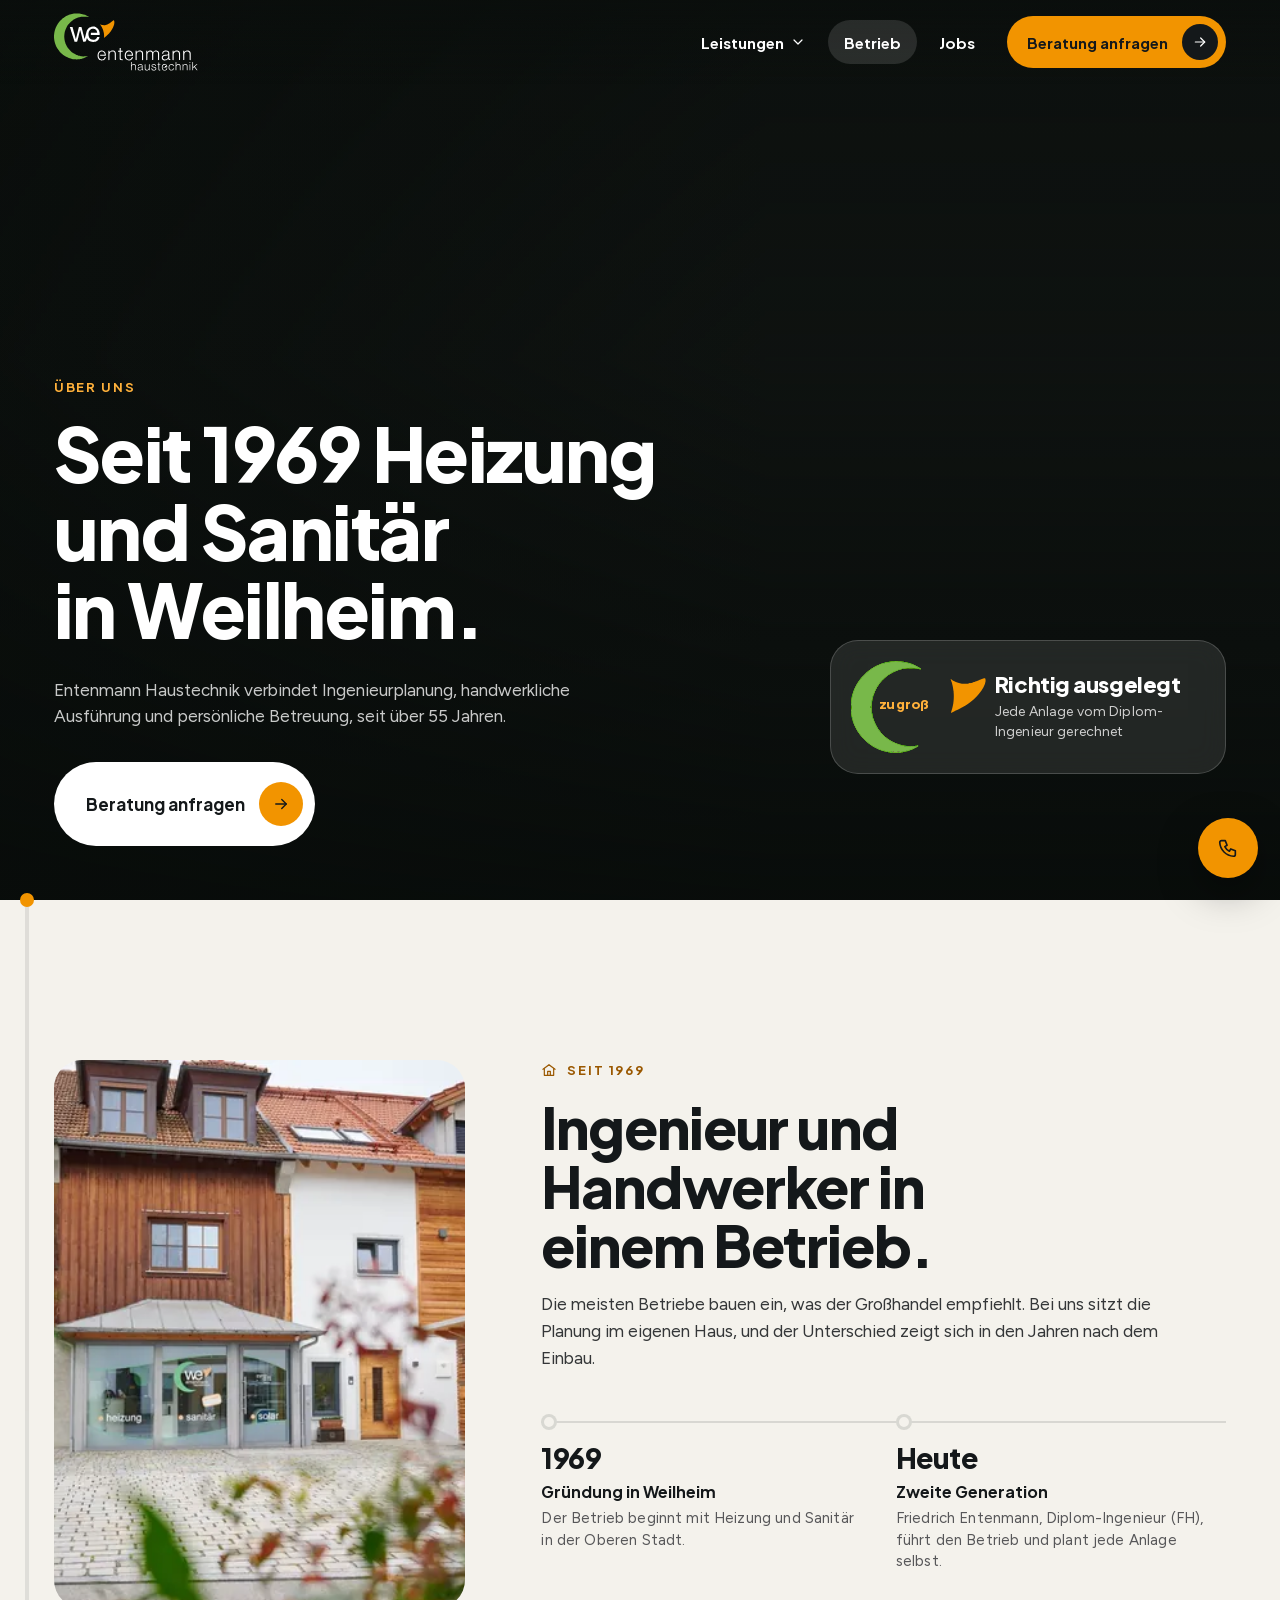
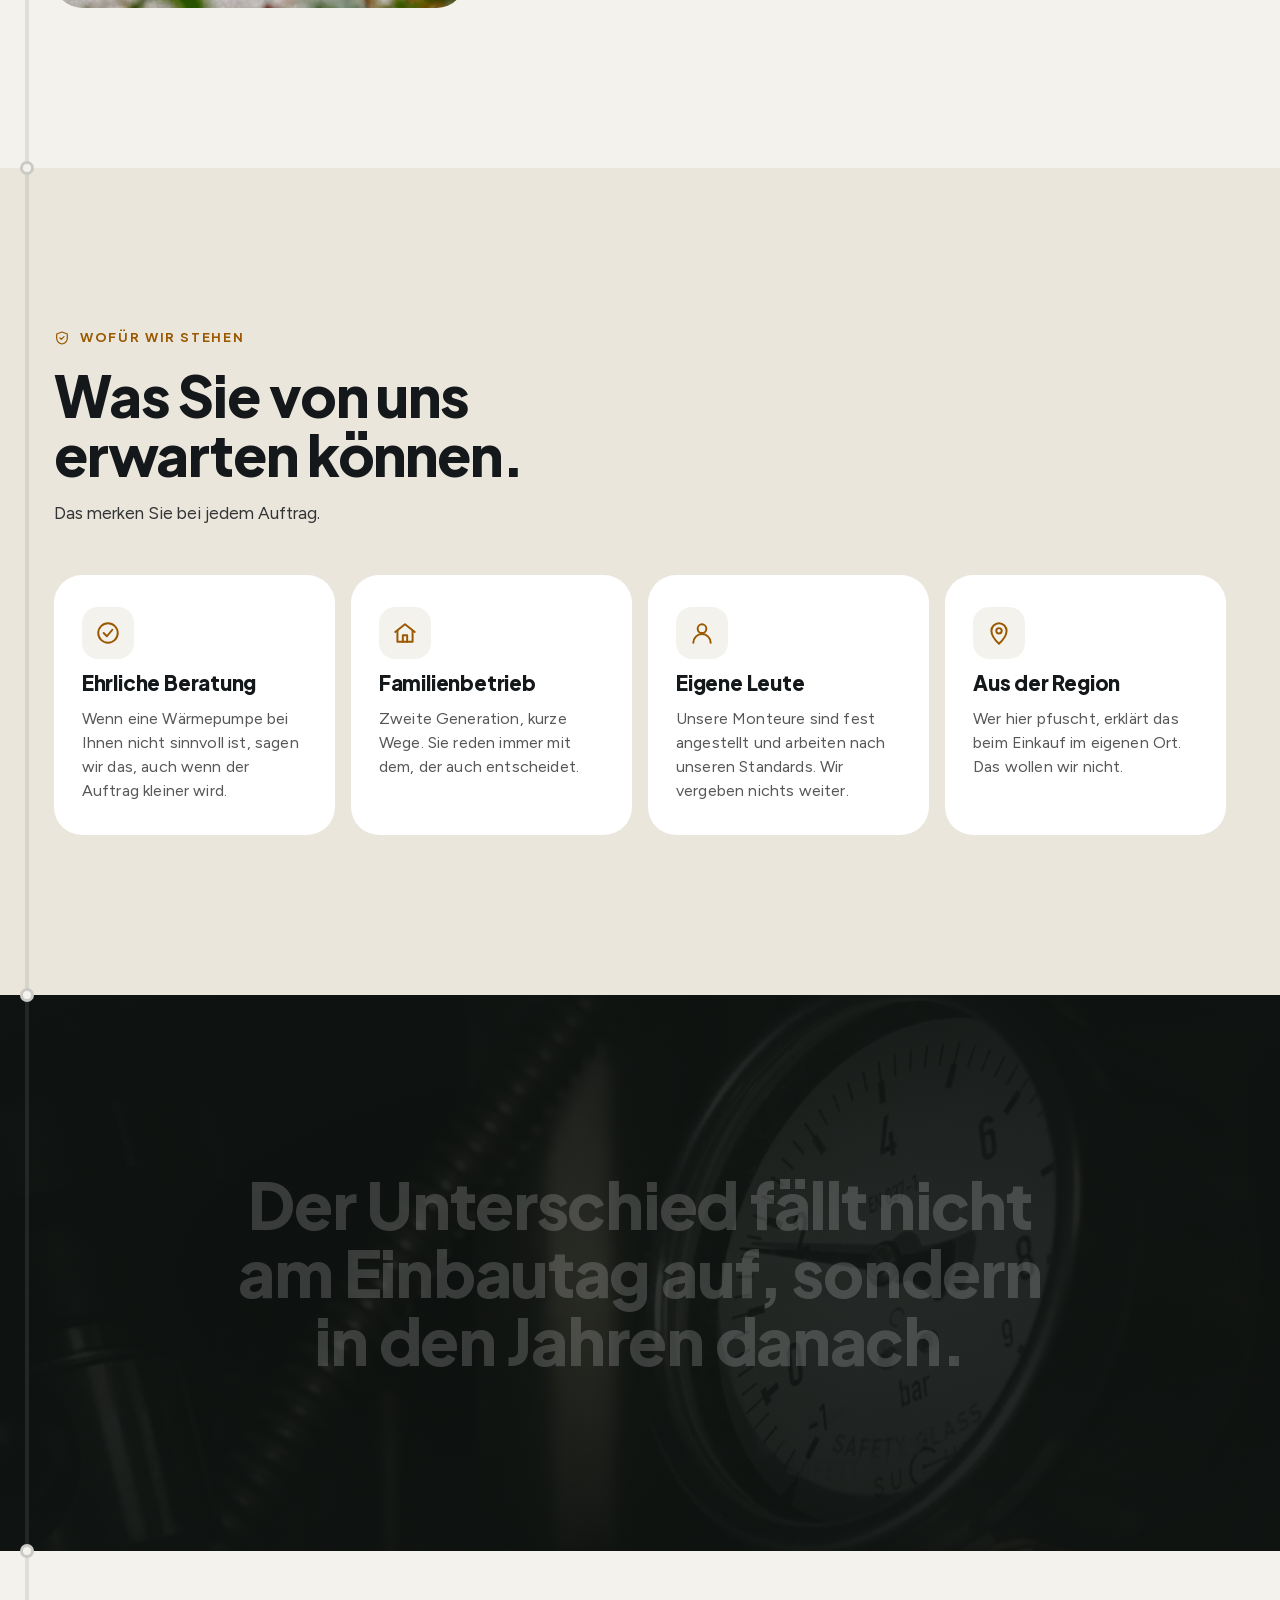
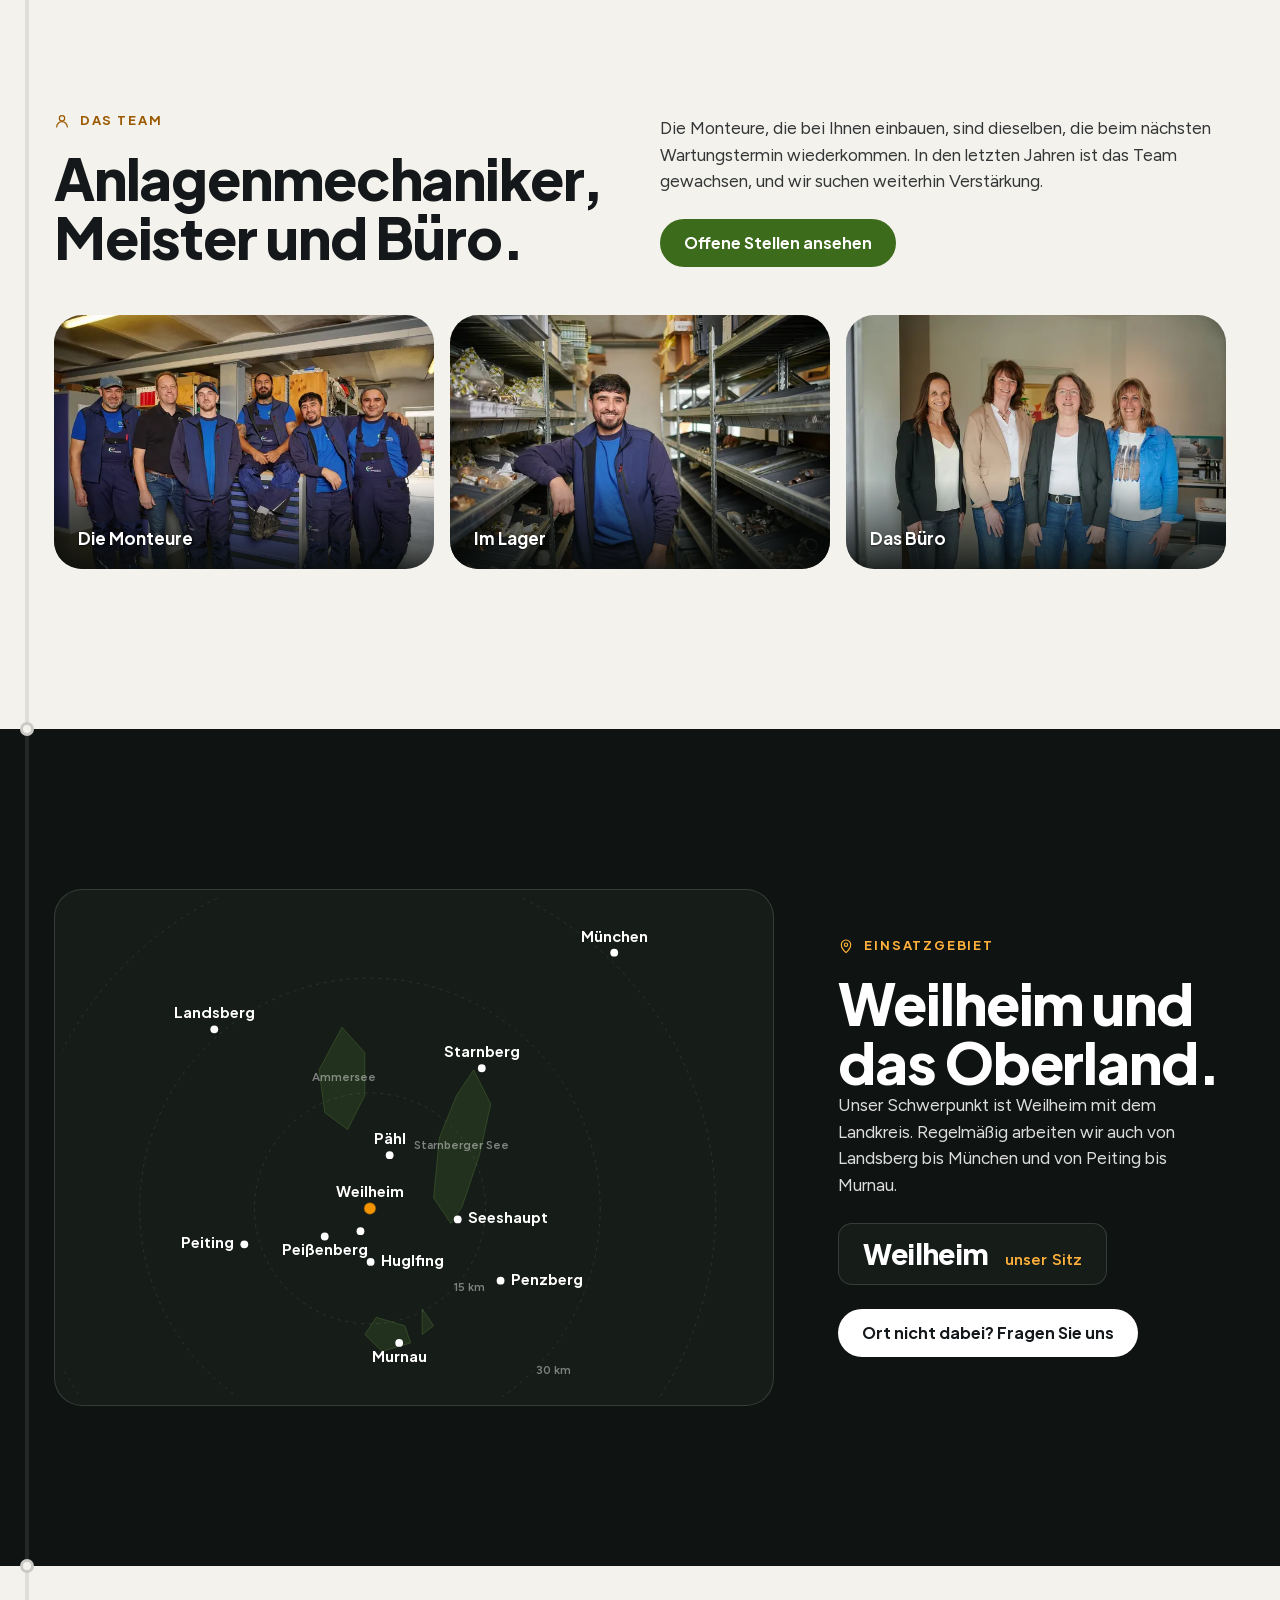
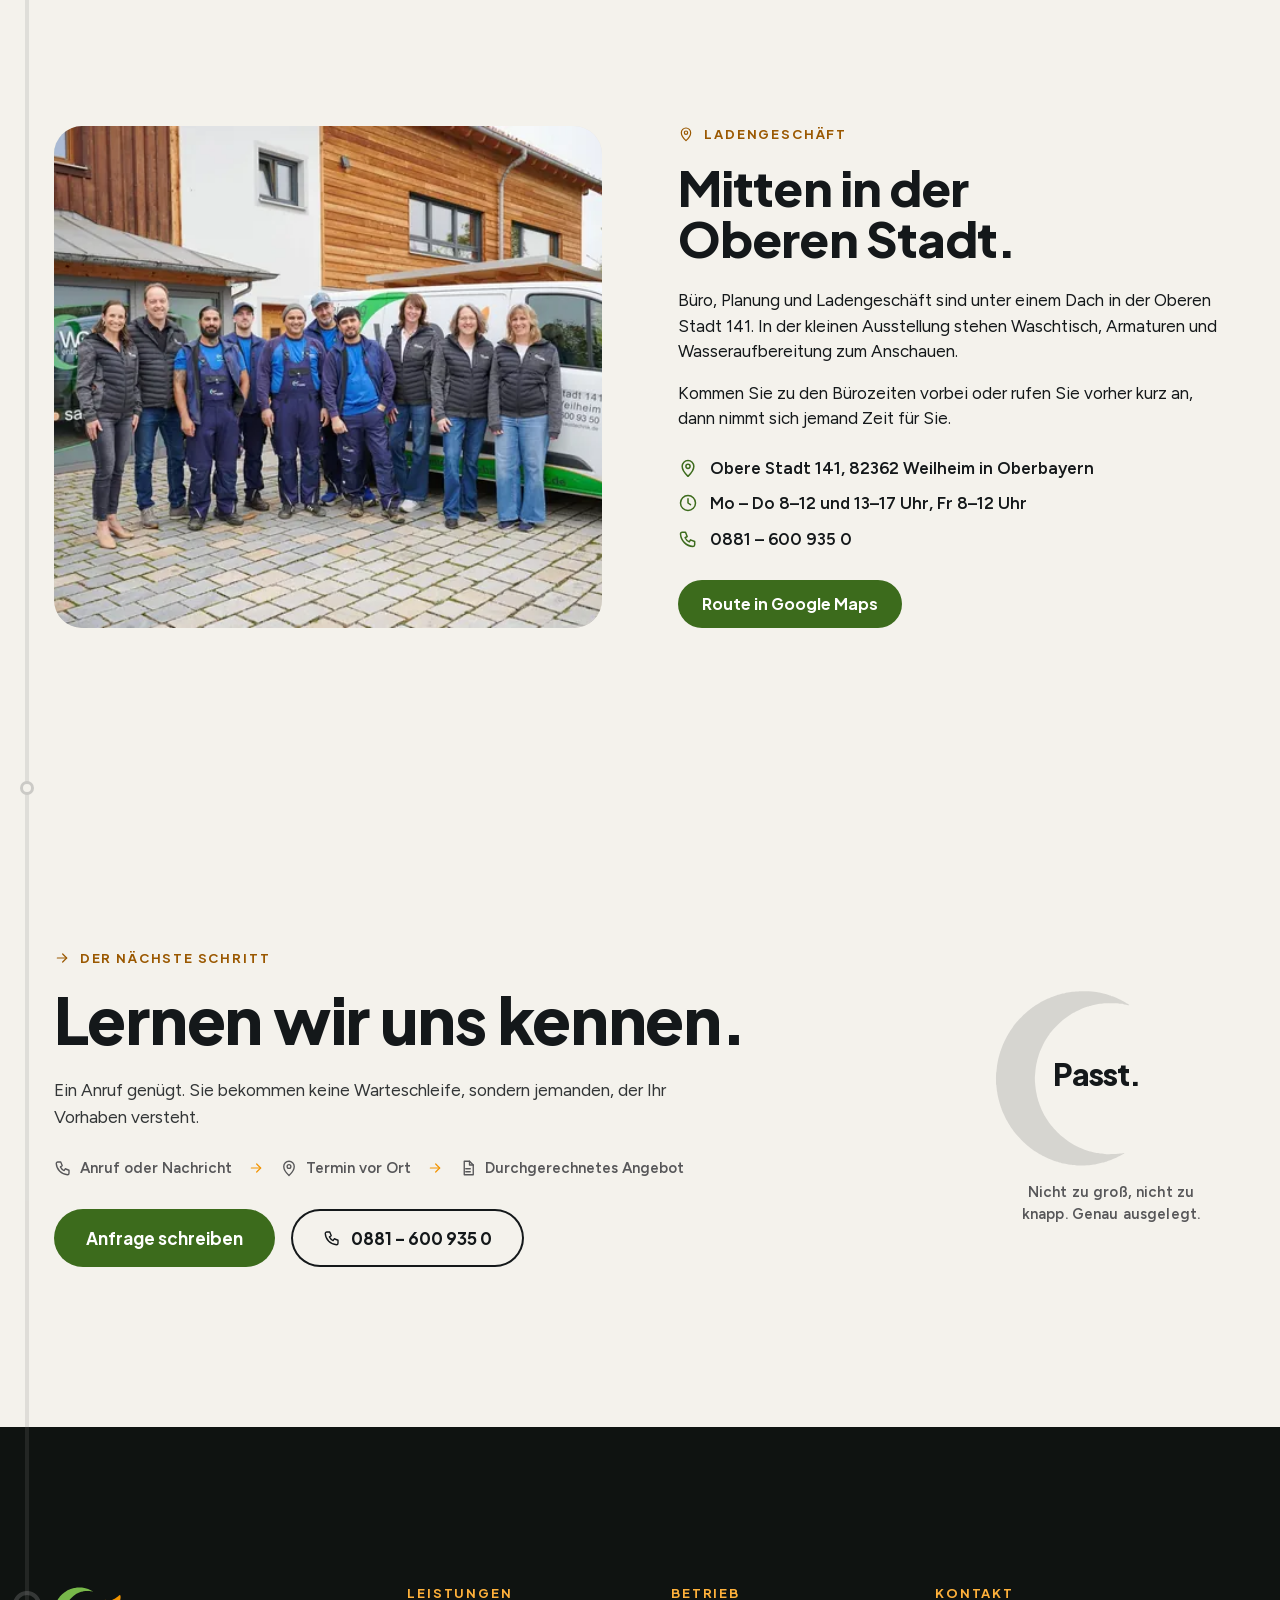
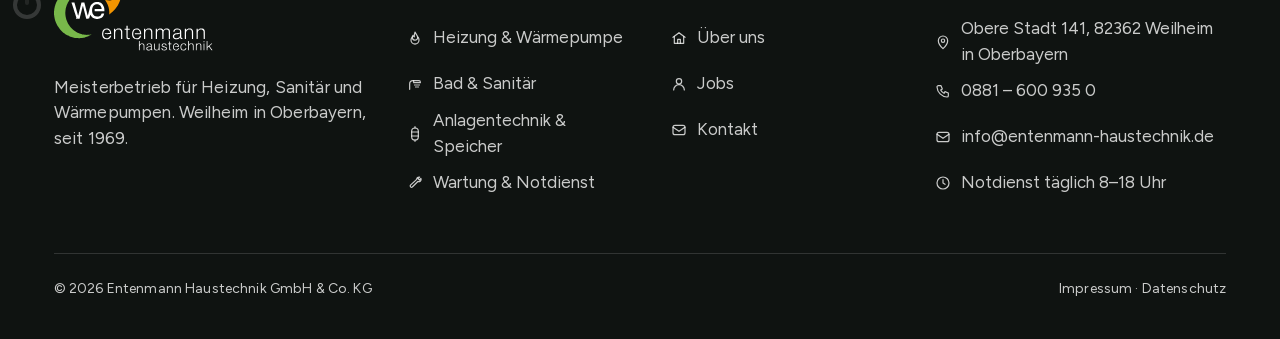
<file: ueber-uns.html>
<!doctype html>
<html lang="de">
<head>
<meta charset="utf-8">
<meta name="viewport" content="width=device-width, initial-scale=1, viewport-fit=cover">
<title>Familienbetrieb seit 1969 in Weilheim | Entenmann Haustechnik</title>
<meta name="description" content="Entenmann Haustechnik in Weilheim i.OB: seit 1969 in Familienhand, Planung vom Diplom-Ingenieur, eigene Monteure, Einsatzgebiet im Pfaffenwinkel.">
<meta name="robots" content="noindex,nofollow">
<link rel="canonical" href="https://entenmann-haustechnik.de/ueber-uns">
<meta property="og:title" content="Familienbetrieb seit 1969 in Weilheim | Entenmann Haustechnik">
<meta property="og:description" content="Entenmann Haustechnik in Weilheim i.OB: seit 1969 in Familienhand, Planung vom Diplom-Ingenieur, eigene Monteure, Einsatzgebiet im Pfaffenwinkel.">
<meta property="og:type" content="website">
<meta property="og:url" content="https://entenmann-haustechnik.de/ueber-uns">
<meta property="og:image" content="https://entenmann-haustechnik.de/assets/img/og.jpg">
<meta property="og:locale" content="de_DE">
<meta name="theme-color" content="#0F1311">
<link rel="icon" href="assets/img/favicon.svg" type="image/svg+xml">
<link rel="apple-touch-icon" href="assets/img/apple-touch-icon.png">
<link rel="preload" as="image" href="assets/img/betrieb/hero-00718-hoch.webp" type="image/webp" media="(max-width: 860px)" fetchpriority="high">
<link rel="preload" as="image" imagesrcset="assets/img/betrieb/hero-00718-960.webp 960w, assets/img/betrieb/hero-00718-1400.webp 1400w, assets/img/betrieb/hero-00718-1920.webp 1920w" imagesizes="100vw" type="image/webp" media="(min-width: 861px)" fetchpriority="high">
<link rel="preload" href="assets/fonts/jakarta-800-latin.woff2" as="font" type="font/woff2" crossorigin>
<link rel="preload" href="assets/fonts/figtree-400-latin.woff2" as="font" type="font/woff2" crossorigin>
<style>@font-face {
  font-family: 'Plus Jakarta Sans';
  font-style: normal;
  font-weight: 500;
  font-display: swap;
  src: url(assets/fonts/jakarta-500-latin-ext.woff2) format('woff2');
  unicode-range: U+0100-02BA, U+02BD-02C5, U+02C7-02CC, U+02CE-02D7, U+02DD-02FF, U+0304, U+0308, U+0329, U+1D00-1DBF, U+1E00-1E9F, U+1EF2-1EFF, U+2020, U+20A0-20AB, U+20AD-20C4, U+2113, U+2C60-2C7F, U+A720-A7FF;
}
@font-face {
  font-family: 'Plus Jakarta Sans';
  font-style: normal;
  font-weight: 500;
  font-display: swap;
  src: url(assets/fonts/jakarta-500-latin.woff2) format('woff2');
  unicode-range: U+0000-00FF, U+0131, U+0152-0153, U+02BB-02BC, U+02C6, U+02DA, U+02DC, U+0304, U+0308, U+0329, U+2000-206F, U+20AC, U+2122, U+2191, U+2193, U+2212, U+2215, U+FEFF, U+FFFD;
}
@font-face {
  font-family: 'Plus Jakarta Sans';
  font-style: normal;
  font-weight: 700;
  font-display: swap;
  src: url(assets/fonts/jakarta-700-latin-ext.woff2) format('woff2');
  unicode-range: U+0100-02BA, U+02BD-02C5, U+02C7-02CC, U+02CE-02D7, U+02DD-02FF, U+0304, U+0308, U+0329, U+1D00-1DBF, U+1E00-1E9F, U+1EF2-1EFF, U+2020, U+20A0-20AB, U+20AD-20C4, U+2113, U+2C60-2C7F, U+A720-A7FF;
}
@font-face {
  font-family: 'Plus Jakarta Sans';
  font-style: normal;
  font-weight: 700;
  font-display: swap;
  src: url(assets/fonts/jakarta-700-latin.woff2) format('woff2');
  unicode-range: U+0000-00FF, U+0131, U+0152-0153, U+02BB-02BC, U+02C6, U+02DA, U+02DC, U+0304, U+0308, U+0329, U+2000-206F, U+20AC, U+2122, U+2191, U+2193, U+2212, U+2215, U+FEFF, U+FFFD;
}
@font-face {
  font-family: 'Plus Jakarta Sans';
  font-style: normal;
  font-weight: 800;
  font-display: swap;
  src: url(assets/fonts/jakarta-800-latin-ext.woff2) format('woff2');
  unicode-range: U+0100-02BA, U+02BD-02C5, U+02C7-02CC, U+02CE-02D7, U+02DD-02FF, U+0304, U+0308, U+0329, U+1D00-1DBF, U+1E00-1E9F, U+1EF2-1EFF, U+2020, U+20A0-20AB, U+20AD-20C4, U+2113, U+2C60-2C7F, U+A720-A7FF;
}
@font-face {
  font-family: 'Plus Jakarta Sans';
  font-style: normal;
  font-weight: 800;
  font-display: swap;
  src: url(assets/fonts/jakarta-800-latin.woff2) format('woff2');
  unicode-range: U+0000-00FF, U+0131, U+0152-0153, U+02BB-02BC, U+02C6, U+02DA, U+02DC, U+0304, U+0308, U+0329, U+2000-206F, U+20AC, U+2122, U+2191, U+2193, U+2212, U+2215, U+FEFF, U+FFFD;
}@font-face {
  font-family: 'Figtree';
  font-style: normal;
  font-weight: 400;
  font-display: swap;
  src: url(assets/fonts/figtree-400-latin-ext.woff2) format('woff2');
  unicode-range: U+0100-02BA, U+02BD-02C5, U+02C7-02CC, U+02CE-02D7, U+02DD-02FF, U+0304, U+0308, U+0329, U+1D00-1DBF, U+1E00-1E9F, U+1EF2-1EFF, U+2020, U+20A0-20AB, U+20AD-20C4, U+2113, U+2C60-2C7F, U+A720-A7FF;
}
@font-face {
  font-family: 'Figtree';
  font-style: normal;
  font-weight: 400;
  font-display: swap;
  src: url(assets/fonts/figtree-400-latin.woff2) format('woff2');
  unicode-range: U+0000-00FF, U+0131, U+0152-0153, U+02BB-02BC, U+02C6, U+02DA, U+02DC, U+0304, U+0308, U+0329, U+2000-206F, U+20AC, U+2122, U+2191, U+2193, U+2212, U+2215, U+FEFF, U+FFFD;
}
@font-face {
  font-family: 'Figtree';
  font-style: normal;
  font-weight: 500;
  font-display: swap;
  src: url(assets/fonts/figtree-500-latin-ext.woff2) format('woff2');
  unicode-range: U+0100-02BA, U+02BD-02C5, U+02C7-02CC, U+02CE-02D7, U+02DD-02FF, U+0304, U+0308, U+0329, U+1D00-1DBF, U+1E00-1E9F, U+1EF2-1EFF, U+2020, U+20A0-20AB, U+20AD-20C4, U+2113, U+2C60-2C7F, U+A720-A7FF;
}
@font-face {
  font-family: 'Figtree';
  font-style: normal;
  font-weight: 500;
  font-display: swap;
  src: url(assets/fonts/figtree-500-latin.woff2) format('woff2');
  unicode-range: U+0000-00FF, U+0131, U+0152-0153, U+02BB-02BC, U+02C6, U+02DA, U+02DC, U+0304, U+0308, U+0329, U+2000-206F, U+20AC, U+2122, U+2191, U+2193, U+2212, U+2215, U+FEFF, U+FFFD;
}
@font-face {
  font-family: 'Figtree';
  font-style: normal;
  font-weight: 600;
  font-display: swap;
  src: url(assets/fonts/figtree-600-latin-ext.woff2) format('woff2');
  unicode-range: U+0100-02BA, U+02BD-02C5, U+02C7-02CC, U+02CE-02D7, U+02DD-02FF, U+0304, U+0308, U+0329, U+1D00-1DBF, U+1E00-1E9F, U+1EF2-1EFF, U+2020, U+20A0-20AB, U+20AD-20C4, U+2113, U+2C60-2C7F, U+A720-A7FF;
}
@font-face {
  font-family: 'Figtree';
  font-style: normal;
  font-weight: 600;
  font-display: swap;
  src: url(assets/fonts/figtree-600-latin.woff2) format('woff2');
  unicode-range: U+0000-00FF, U+0131, U+0152-0153, U+02BB-02BC, U+02C6, U+02DA, U+02DC, U+0304, U+0308, U+0329, U+2000-206F, U+20AC, U+2122, U+2191, U+2193, U+2212, U+2215, U+FEFF, U+FFFD;
}</style>
<link rel="stylesheet" href="styles.css?v=8b8a66b7">
<script type="application/ld+json">{"@context": "https://schema.org", "@type": ["Plumber", "HVACBusiness"], "name": "Entenmann Haustechnik GmbH & Co. KG", "url": "https://entenmann-haustechnik.de", "telephone": "+49 881 6009350", "email": "info@entenmann-haustechnik.de", "foundingDate": "1969", "image": "https://entenmann-haustechnik.de/assets/img/og.jpg", "logo": "https://entenmann-haustechnik.de/assets/img/logo.svg", "address": {"@type": "PostalAddress", "streetAddress": "Obere Stadt 141", "postalCode": "82362", "addressLocality": "Weilheim in Oberbayern", "addressRegion": "Bayern", "addressCountry": "DE"}, "geo": {"@type": "GeoCoordinates", "latitude": 47.8376, "longitude": 11.1489}, "areaServed": [{"@type": "City", "name": "Weilheim"}, {"@type": "City", "name": "Penzberg"}, {"@type": "City", "name": "Peiting"}, {"@type": "City", "name": "Murnau"}, {"@type": "City", "name": "Peißenberg"}, {"@type": "City", "name": "Seeshaupt"}, {"@type": "City", "name": "Pähl"}, {"@type": "City", "name": "Polling"}, {"@type": "City", "name": "Huglfing"}, {"@type": "City", "name": "Starnberg"}, {"@type": "City", "name": "Landsberg"}, {"@type": "City", "name": "München"}], "openingHoursSpecification": [{"@type": "OpeningHoursSpecification", "dayOfWeek": ["Monday", "Tuesday", "Wednesday", "Thursday"], "opens": "08:00", "closes": "12:00"}, {"@type": "OpeningHoursSpecification", "dayOfWeek": ["Monday", "Tuesday", "Wednesday", "Thursday"], "opens": "13:00", "closes": "17:00"}, {"@type": "OpeningHoursSpecification", "dayOfWeek": "Friday", "opens": "08:00", "closes": "12:00"}]}</script>
</head>
<body class="" data-seite="ueber-uns">
<a class="skip" href="#inhalt">Zum Inhalt</a>
<header class="kopf" id="kopf"><div class="wrap">
<a class="marke" href="./" aria-label="Entenmann Haustechnik – zur Startseite"><svg viewBox="0 0 3152 1264" width="139" height="56" role="img" aria-label="Entenmann Haustechnik Logo"><g class="l-gruen" fill="#78B84A" transform="translate(0.000000,1264.000000) scale(0.100000,-0.100000)"><path d="M4900 12574 c-30 -2 -131 -8 -225 -14 -93 -6 -217 -17 -275 -26 -208
-31 -356 -57 -428 -75 -40 -11 -83 -19 -97 -19 -13 0 -48 -9 -77 -19 -29 -11
-71 -23 -93 -27 -22 -4 -52 -13 -67 -20 -15 -8 -37 -14 -48 -14 -12 0 -36 -6
-53 -14 -18 -8 -48 -19 -67 -24 -98 -28 -286 -100 -372 -143 -20 -11 -42 -19
-48 -19 -32 0 -451 -212 -555 -280 -16 -11 -44 -27 -61 -34 -17 -8 -36 -22
-44 -30 -7 -9 -17 -16 -23 -16 -11 0 -129 -78 -242 -160 -38 -27 -81 -58 -95
-67 -38 -26 -169 -132 -221 -177 -25 -23 -67 -59 -95 -81 -79 -64 -424 -413
-494 -500 -35 -44 -84 -102 -108 -130 -25 -27 -55 -66 -69 -85 -13 -19 -50
-73 -83 -120 -115 -163 -135 -192 -177 -258 -112 -181 -216 -371 -301 -552
-73 -157 -82 -177 -82 -189 0 -6 -9 -28 -20 -48 -11 -21 -20 -44 -20 -51 0 -8
-7 -26 -15 -40 -17 -31 -41 -96 -60 -164 -7 -25 -18 -55 -24 -66 -6 -11 -15
-37 -20 -58 -5 -22 -16 -59 -24 -84 -8 -25 -25 -81 -37 -125 -12 -44 -28 -102
-35 -130 -8 -27 -17 -68 -20 -90 -3 -22 -15 -80 -25 -130 -33 -155 -51 -282
-62 -439 -7 -101 -15 -156 -24 -167 -16 -18 -21 -708 -5 -724 11 -13 19 -69
31 -220 5 -66 13 -131 18 -146 6 -14 13 -56 17 -94 3 -39 15 -106 25 -150 10
-44 23 -102 28 -130 6 -27 16 -70 22 -95 41 -156 53 -200 66 -240 9 -25 20
-67 26 -94 5 -28 16 -59 24 -70 8 -11 14 -29 14 -39 0 -10 9 -35 20 -57 11
-22 20 -47 20 -57 0 -10 9 -35 20 -56 11 -20 20 -42 20 -48 0 -7 9 -33 21 -58
12 -25 29 -64 39 -86 86 -192 158 -337 240 -479 25 -43 58 -102 73 -130 16
-28 37 -60 48 -72 10 -11 19 -23 19 -27 0 -29 255 -375 416 -567 73 -86 405
-426 479 -489 114 -99 192 -162 270 -221 122 -92 179 -133 197 -145 8 -5 62
-41 119 -80 115 -78 131 -87 174 -110 17 -9 48 -27 70 -41 22 -13 56 -31 75
-40 19 -9 37 -19 40 -23 3 -4 68 -37 145 -75 135 -65 174 -84 268 -125 23 -10
58 -26 77 -34 38 -18 98 -40 170 -63 25 -8 59 -21 77 -29 17 -8 38 -15 46 -15
8 0 34 -9 58 -20 24 -11 54 -20 65 -20 12 0 41 -9 65 -20 24 -11 58 -20 74
-20 17 0 42 -6 57 -14 15 -8 42 -17 60 -20 18 -4 71 -15 118 -26 216 -49 342
-69 433 -71 10 0 31 -5 45 -11 27 -11 313 -27 522 -29 177 -3 445 11 550 28
52 8 133 19 179 23 46 5 98 14 116 20 18 6 68 17 111 25 86 15 133 26 234 56
36 11 74 19 85 19 11 0 38 9 60 19 22 10 57 21 79 25 21 4 52 13 70 20 17 8
56 23 86 33 140 51 232 87 340 135 63 28 360 178 418 210 26 14 61 34 77 43
73 39 85 47 85 54 0 20 -35 20 -92 1 -34 -11 -82 -20 -107 -20 -25 0 -107 -9
-181 -19 -150 -21 -686 -28 -770 -10 -25 5 -110 15 -189 24 -79 8 -173 21
-210 29 -36 8 -91 19 -121 25 -102 19 -165 34 -223 52 -31 11 -65 19 -75 19
-16 0 -58 13 -197 61 -27 9 -63 21 -80 27 -75 25 -103 36 -141 53 -23 11 -47
19 -53 19 -7 0 -29 8 -49 19 -20 10 -57 28 -82 39 -182 81 -479 244 -631 347
-24 16 -51 34 -61 40 -37 23 -194 142 -353 268 -158 125 -554 549 -690 740
-46 63 -220 322 -234 347 -7 14 -21 38 -30 53 -49 86 -75 135 -135 257 -36 74
-75 152 -86 172 -11 20 -20 42 -20 49 0 6 -8 30 -19 53 -10 23 -28 64 -38 91
-19 47 -28 71 -54 148 -6 17 -19 55 -29 82 -16 47 -25 79 -51 178 -6 23 -20
69 -30 103 -11 33 -19 71 -19 84 0 12 -9 62 -19 109 -64 281 -114 824 -93
1002 6 52 16 166 23 254 6 88 20 207 30 265 10 58 19 117 19 131 0 15 7 49 15
75 8 27 21 81 29 119 8 39 24 104 35 145 12 41 28 98 36 125 64 224 133 396
275 685 39 80 75 152 80 160 5 8 31 52 57 98 71 123 85 145 121 196 17 26 32
51 32 55 0 5 6 14 14 20 8 7 36 44 62 84 26 40 62 88 79 107 18 19 56 66 85
104 199 260 727 739 961 872 10 6 27 18 36 26 10 8 25 18 33 22 8 3 35 20 60
36 25 16 59 36 75 45 17 8 46 25 65 37 47 29 383 198 394 198 5 0 27 8 50 19
123 56 301 122 391 145 28 7 60 18 72 24 12 7 31 12 42 12 11 0 42 7 68 16 47
16 109 32 223 54 30 6 85 18 121 26 37 8 109 19 160 25 52 5 135 16 184 24 90
14 807 15 895 1 19 -4 86 -13 149 -21 63 -8 128 -19 145 -24 17 -6 56 -13 86
-17 30 -3 84 -15 119 -25 72 -22 135 -25 129 -7 -2 6 -29 25 -59 41 -30 16
-61 35 -69 42 -8 8 -26 19 -40 25 -14 6 -43 22 -65 35 -22 14 -53 32 -70 40
-16 9 -66 36 -110 60 -119 67 -281 144 -415 200 -36 15 -84 35 -108 46 -23 10
-50 19 -60 19 -9 1 -35 9 -57 20 -22 11 -48 19 -58 20 -10 0 -32 7 -50 16 -17
9 -54 23 -82 30 -49 13 -75 19 -205 54 -274 73 -675 136 -915 144 -71 3 -186
7 -255 9 -69 3 -150 3 -180 1z"/></g><g class="l-orange" fill="#F29400" transform="translate(0.000000,1264.000000) scale(0.100000,-0.100000)"><path d="M12980 11054 c-64 -35 -418 -314 -450 -355 -23 -30 -391 -299 -409
-299 -5 0 -14 -7 -21 -15 -6 -8 -41 -28 -76 -45 -35 -18 -66 -35 -69 -39 -4
-7 -57 -34 -240 -122 -22 -10 -46 -19 -52 -19 -7 0 -32 -8 -55 -19 -44 -19
-126 -44 -258 -80 -169 -45 -501 -66 -655 -42 -38 6 -92 14 -120 17 -99 10
-339 71 -398 100 -29 14 -77 19 -77 8 0 -3 32 -48 70 -99 39 -51 70 -97 70
-101 0 -4 8 -17 18 -28 25 -28 142 -220 142 -233 0 -6 6 -15 13 -21 21 -18
227 -438 227 -465 0 -7 9 -25 20 -42 11 -16 20 -38 20 -48 0 -11 7 -33 15 -50
19 -42 42 -107 66 -184 10 -35 28 -93 40 -130 21 -70 28 -97 59 -223 23 -97
38 -168 51 -255 6 -38 17 -108 25 -155 24 -143 36 -378 32 -650 -2 -210 0
-260 10 -260 26 0 640 557 888 804 300 301 441 471 645 781 111 169 122 185
136 215 7 14 22 39 33 55 11 17 27 44 36 60 8 17 35 66 60 110 43 78 65 123
146 295 243 514 344 980 285 1302 -17 88 -65 206 -98 239 -26 26 -74 23 -129
-7z"/></g><g class="l-grau" fill="#575759" transform="translate(0.000000,1264.000000) scale(0.100000,-0.100000)"><path d="M8345 9685 c-60 -8 -132 -20 -160 -28 -27 -9 -66 -20 -85 -26 -74
-21 -136 -45 -150 -56 -8 -7 -26 -16 -40 -20 -14 -4 -30 -11 -36 -16 -6 -5
-37 -23 -70 -40 -120 -64 -270 -192 -368 -313 -84 -105 -146 -192 -146 -205 0
-4 -8 -19 -19 -32 -10 -13 -22 -35 -26 -49 -4 -14 -13 -32 -20 -40 -7 -8 -17
-28 -23 -45 -6 -16 -23 -61 -37 -100 -35 -92 -64 -196 -76 -270 -6 -33 -17
-82 -24 -110 -27 -94 -46 -170 -61 -238 -7 -38 -17 -74 -21 -80 -4 -6 -12 -39
-19 -72 -7 -33 -17 -73 -23 -90 -11 -32 -34 -124 -55 -220 -7 -33 -20 -82 -28
-110 -22 -72 -38 -132 -52 -200 -7 -33 -17 -69 -23 -80 -6 -11 -14 -42 -18
-69 -20 -133 -69 -221 -86 -156 -11 37 -30 117 -44 185 -14 63 -37 150 -60
225 -8 25 -17 65 -21 90 -3 25 -10 53 -15 62 -5 10 -16 48 -23 85 -15 69 -36
152 -61 233 -8 25 -17 65 -21 90 -3 25 -10 53 -15 62 -5 10 -16 48 -24 85 -16
80 -40 171 -59 233 -8 25 -18 65 -22 90 -3 25 -10 52 -15 61 -4 9 -15 47 -23
85 -22 96 -44 181 -60 234 -8 25 -18 65 -22 90 -3 25 -10 53 -15 62 -5 10 -16
48 -24 85 -17 82 -40 172 -60 233 -8 25 -19 68 -24 95 -9 47 -23 106 -40 165
-6 25 -6 25 -294 28 -287 2 -287 2 -293 -25 -3 -16 -12 -48 -19 -73 -16 -53
-41 -151 -59 -235 -7 -33 -18 -76 -24 -95 -14 -43 -40 -153 -58 -243 -8 -37
-18 -75 -23 -85 -5 -9 -12 -39 -16 -67 -4 -27 -13 -64 -21 -82 -7 -18 -16 -54
-20 -80 -3 -26 -13 -63 -20 -81 -7 -18 -16 -57 -20 -85 -4 -29 -12 -66 -20
-84 -7 -18 -16 -54 -20 -80 -3 -26 -12 -62 -20 -80 -7 -18 -16 -54 -20 -80 -3
-26 -12 -62 -20 -80 -7 -18 -16 -54 -20 -80 -3 -26 -13 -63 -20 -81 -7 -18
-16 -57 -20 -85 -4 -29 -12 -66 -20 -84 -7 -18 -16 -54 -20 -80 -3 -26 -12
-62 -20 -80 -7 -18 -16 -54 -20 -80 -3 -26 -12 -62 -20 -80 -7 -18 -16 -54
-20 -80 -3 -26 -13 -64 -20 -83 -7 -19 -18 -62 -23 -96 -11 -73 -40 -139 -61
-139 -10 0 -19 18 -27 55 -20 99 -45 195 -55 220 -6 14 -17 50 -24 80 -7 30
-22 87 -33 125 -11 39 -27 97 -36 130 -18 69 -36 133 -64 225 -10 36 -22 83
-26 105 -4 21 -13 52 -21 67 -8 15 -14 37 -14 50 -1 13 -8 41 -16 63 -8 22
-21 67 -29 100 -8 33 -24 94 -36 135 -11 41 -28 102 -36 135 -8 33 -21 76 -28
95 -8 19 -17 55 -21 80 -3 25 -12 56 -19 70 -7 14 -16 45 -20 70 -4 25 -12 54
-17 64 -6 11 -16 45 -24 75 -20 89 -43 173 -55 206 -6 17 -17 55 -25 85 -25
103 -45 175 -64 238 -11 34 -20 71 -20 81 0 49 -13 51 -306 51 -313 0 -301 4
-267 -83 26 -65 50 -137 67 -202 14 -50 23 -77 56 -170 10 -27 22 -66 25 -85
4 -19 13 -46 20 -60 7 -14 17 -44 21 -65 4 -22 13 -49 20 -60 7 -11 16 -38 20
-60 3 -22 12 -51 19 -65 7 -14 16 -41 19 -60 4 -19 14 -48 21 -65 8 -16 26
-70 40 -120 15 -49 33 -106 40 -125 24 -62 46 -134 55 -176 5 -22 15 -56 23
-75 23 -56 48 -131 58 -179 6 -25 16 -58 24 -75 19 -41 44 -121 56 -175 5 -25
16 -56 24 -70 7 -14 16 -43 20 -65 4 -22 12 -46 18 -53 5 -7 16 -36 23 -65 14
-56 38 -131 59 -187 7 -19 23 -69 35 -110 12 -41 30 -97 40 -125 35 -100 70
-215 70 -229 0 -8 7 -27 14 -43 18 -35 44 -113 57 -173 5 -25 16 -56 24 -70 7
-14 16 -42 20 -63 11 -56 17 -58 312 -55 268 3 268 3 290 48 12 25 24 65 28
90 3 25 12 65 20 90 16 53 40 147 60 242 7 37 18 75 23 85 6 10 13 41 17 68 4
28 12 61 18 75 5 14 15 52 22 85 7 33 18 74 23 90 13 35 37 130 57 228 8 37
19 75 24 85 5 9 12 40 16 67 4 28 13 64 21 82 7 18 16 54 20 80 3 26 12 64 20
83 7 19 15 53 19 75 3 22 12 60 20 85 20 61 43 151 60 233 8 37 19 75 24 85 5
9 12 40 16 67 4 28 13 64 21 82 7 18 16 54 20 80 3 26 13 64 20 83 7 19 18 62
24 94 14 69 45 146 59 146 16 0 23 -18 32 -78 8 -59 29 -144 53 -222 8 -25 18
-65 22 -90 3 -25 10 -53 15 -62 5 -10 16 -48 24 -85 16 -80 40 -171 59 -233 8
-25 18 -65 22 -90 3 -25 10 -53 15 -62 5 -10 16 -48 24 -85 16 -80 40 -171 59
-233 8 -25 18 -65 22 -90 3 -25 10 -53 15 -62 5 -10 16 -48 23 -85 15 -69 36
-152 61 -233 8 -25 17 -65 20 -89 4 -24 13 -58 20 -75 7 -17 16 -53 20 -81 4
-27 13 -61 20 -75 7 -14 16 -47 19 -73 4 -26 13 -62 20 -80 8 -18 17 -54 20
-80 4 -26 13 -62 21 -80 7 -18 16 -56 20 -84 14 -105 8 -103 310 -103 198 0
265 3 273 13 14 16 35 73 67 182 14 50 32 104 40 120 7 17 17 46 20 65 3 19
12 51 20 70 20 52 45 129 60 185 18 69 52 145 65 145 6 0 16 -12 22 -27 69
-168 215 -369 341 -471 80 -64 193 -142 206 -142 5 0 19 -9 33 -19 13 -11 38
-23 54 -27 16 -4 36 -12 44 -19 19 -15 98 -43 171 -60 31 -7 72 -18 91 -24 43
-14 299 -41 398 -41 77 0 378 27 391 36 4 2 40 13 81 24 111 29 218 69 268
101 8 5 24 13 35 18 114 50 334 250 397 361 10 19 30 53 43 75 14 22 29 51 35
65 5 14 14 32 19 41 20 34 71 172 71 190 0 11 6 32 14 47 17 35 26 95 17 111
-8 13 -486 19 -499 7 -3 -4 -17 -42 -32 -86 -15 -44 -29 -82 -32 -85 -3 -3
-20 -35 -38 -71 -59 -116 -216 -260 -323 -296 -18 -6 -41 -17 -52 -24 -11 -6
-38 -15 -60 -19 -22 -3 -60 -13 -85 -22 -147 -50 -599 4 -700 83 -8 6 -26 15
-38 19 -100 30 -344 281 -378 387 -3 13 -13 32 -20 43 -8 11 -14 26 -14 35 0
8 -8 31 -19 50 -10 19 -22 55 -26 80 -4 25 -12 53 -17 63 -5 10 -16 55 -24
100 -9 45 -20 105 -26 132 -13 66 -12 407 1 470 6 28 17 82 24 120 15 75 42
164 62 205 7 14 16 39 19 57 4 17 14 37 22 44 8 6 14 19 14 29 0 9 9 29 20 43
11 14 20 29 20 35 0 51 284 322 337 322 6 0 16 7 23 15 7 8 19 15 28 15 8 0
33 9 56 19 169 79 489 79 662 0 23 -11 44 -19 48 -19 27 0 185 -108 253 -173
72 -69 173 -199 173 -222 0 -5 6 -16 13 -24 7 -9 23 -41 34 -71 52 -133 65
-182 66 -263 l2 -82 -674 -3 c-478 -1 -678 -5 -688 -13 -15 -13 -19 -413 -5
-437 12 -18 1911 -18 1925 0 13 20 -1 382 -19 473 -9 44 -19 105 -24 135 -9
59 -31 134 -61 215 -10 28 -19 56 -19 63 0 17 -60 147 -118 257 -28 53 -106
163 -165 233 -60 72 -271 251 -319 272 -24 11 -46 23 -89 52 -15 9 -40 20 -55
24 -16 4 -38 12 -49 17 -121 65 -491 101 -740 72z"/><path d="M14384 4989 c-3 -6 -6 -135 -5 -287 1 -166 -3 -283 -8 -292 -8 -12
-44 -16 -183 -20 l-173 -5 2 -89 c1 -62 5 -91 15 -97 7 -5 83 -9 169 -9 139 0
158 -2 165 -17 5 -10 12 -362 15 -783 6 -809 8 -848 53 -919 77 -121 219 -155
589 -142 15 1 17 12 17 90 0 126 9 118 -129 113 -193 -7 -259 32 -280 165 -14
92 -16 1429 -1 1467 10 26 10 26 204 26 224 0 206 -10 206 116 0 73 -2 84 -17
85 -10 0 -97 0 -194 -1 -153 -1 -179 1 -193 16 -15 15 -17 46 -15 294 1 153
-2 283 -5 289 -5 7 -48 11 -116 11 -68 0 -111 -4 -116 -11z"/><path d="M10325 4440 c-78 -8 -201 -42 -260 -74 -16 -9 -33 -16 -38 -16 -8 0
-95 -60 -150 -104 -75 -60 -210 -252 -232 -328 -3 -13 -12 -39 -20 -58 -49
-128 -84 -333 -85 -497 0 -100 28 -330 45 -376 8 -20 15 -46 15 -57 0 -21 50
-151 67 -172 6 -7 14 -24 18 -37 10 -32 67 -115 114 -165 45 -48 179 -156 193
-156 6 0 19 -6 27 -13 84 -70 443 -120 621 -87 151 28 208 46 300 94 129 69
268 225 326 366 4 8 14 33 24 55 10 22 21 55 25 73 4 18 13 45 21 61 27 54 14
61 -106 61 -123 0 -134 -5 -145 -69 -4 -22 -13 -45 -20 -51 -8 -6 -17 -25 -20
-41 -4 -16 -11 -31 -16 -34 -4 -3 -16 -21 -24 -39 -52 -109 -240 -241 -380
-266 -262 -48 -455 8 -616 178 -79 84 -160 224 -176 304 -3 18 -10 42 -16 53
-30 58 -46 367 -26 512 31 235 166 475 324 577 85 55 98 62 170 86 244 81 545
-30 689 -254 29 -46 43 -73 93 -181 7 -16 18 -55 24 -85 26 -142 30 -172 24
-178 -4 -4 -235 -9 -513 -12 l-507 -5 2 -89 c1 -62 5 -91 15 -97 26 -17 1224
-11 1238 6 28 33 -15 406 -55 485 -7 14 -16 41 -20 60 -4 19 -14 46 -21 60 -8
14 -18 36 -24 50 -10 26 -13 31 -66 115 -99 157 -287 284 -494 335 -54 13
-256 19 -345 10z"/><path d="M12686 4438 c-43 -5 -90 -15 -105 -22 -14 -7 -39 -16 -56 -20 -16 -4
-37 -13 -45 -21 -8 -7 -26 -16 -40 -20 -59 -18 -218 -168 -234 -222 -7 -23
-39 -39 -57 -28 -7 5 -10 53 -8 144 l3 136 -122 0 -122 0 0 -1009 c0 -801 2
-1011 12 -1018 17 -10 199 -10 216 1 10 6 13 126 12 602 0 356 4 628 10 679
10 78 41 193 61 230 5 8 13 24 18 36 9 21 38 64 81 123 29 38 156 141 175 141
7 0 18 7 25 15 7 8 28 18 49 21 20 4 52 14 71 22 60 25 259 21 345 -8 185 -62
269 -165 316 -385 17 -83 19 -141 19 -776 0 -575 2 -688 14 -698 9 -8 50 -11
117 -9 l104 3 3 740 c1 468 -2 758 -8 790 -5 27 -15 73 -20 100 -32 157 -152
324 -270 374 -14 6 -32 15 -40 20 -85 52 -338 81 -524 59z"/><path d="M16270 4439 c-234 -25 -453 -159 -580 -354 -63 -98 -69 -107 -80
-135 -6 -14 -17 -38 -25 -55 -81 -173 -120 -578 -76 -790 6 -27 15 -72 20
-100 15 -78 61 -206 92 -255 5 -8 13 -25 19 -37 17 -41 82 -128 139 -186 154
-160 362 -237 641 -237 249 0 426 56 580 183 86 71 176 185 195 249 4 13 13
30 20 38 13 17 38 86 62 173 21 76 17 78 -117 75 -105 -3 -105 -3 -114 -33
-11 -36 -44 -114 -57 -135 -5 -8 -15 -28 -22 -45 -32 -69 -195 -221 -259 -240
-12 -4 -32 -13 -43 -20 -89 -55 -396 -52 -503 5 -20 11 -40 20 -44 20 -44 0
-278 241 -278 287 0 5 -7 22 -16 38 -30 56 -62 169 -79 276 -35 220 4 581 72
660 7 8 13 22 13 31 0 8 8 26 18 39 10 13 23 35 29 49 36 83 215 230 332 272
139 49 363 38 461 -23 8 -5 29 -16 45 -23 73 -34 196 -171 263 -294 30 -54 62
-159 68 -220 4 -37 11 -77 15 -89 19 -53 8 -54 -520 -53 -266 1 -487 -2 -491
-7 -4 -4 -4 -48 -1 -98 l6 -90 625 0 625 0 -1 110 c-2 115 -32 312 -58 380 -8
22 -15 50 -16 61 0 12 -6 27 -14 33 -8 7 -18 27 -22 44 -7 34 -14 47 -82 150
-73 111 -224 245 -297 263 -13 3 -29 12 -36 20 -6 7 -27 16 -48 20 -20 4 -48
13 -62 20 -53 26 -257 38 -399 23z"/><path d="M18651 4438 c-47 -5 -94 -16 -105 -24 -11 -8 -30 -14 -41 -14 -11 0
-31 -7 -45 -15 -14 -7 -38 -20 -55 -28 -85 -40 -201 -149 -239 -225 -20 -38
-44 -51 -57 -31 -5 8 -9 75 -7 149 l2 135 -122 0 -122 0 0 -1009 c0 -801 2
-1011 12 -1018 17 -10 199 -10 216 1 10 6 13 124 12 592 0 703 6 771 83 939
47 102 174 238 262 282 200 99 455 98 610 -4 61 -40 155 -153 155 -186 0 -7 6
-23 14 -35 16 -23 33 -105 46 -222 5 -38 9 -358 9 -711 1 -484 4 -643 13 -652
8 -8 48 -12 115 -12 100 0 103 1 109 24 15 60 -2 1499 -18 1551 -9 28 -19 67
-23 89 -3 21 -15 55 -26 75 -10 20 -19 39 -19 43 0 10 -65 105 -94 136 -22 25
-98 77 -151 105 -118 61 -335 87 -534 65z"/><path d="M20971 4438 c-47 -5 -97 -16 -112 -24 -16 -8 -34 -14 -41 -14 -65 0
-264 -160 -332 -268 -53 -84 -69 -53 -65 126 l3 127 -94 5 c-52 3 -103 4 -112
2 -17 -4 -18 -60 -18 -1007 0 -552 3 -1010 6 -1019 9 -24 219 -24 228 0 3 9 6
295 6 638 0 621 0 621 25 726 44 187 87 272 183 363 210 195 552 207 718 23
24 -26 44 -54 44 -60 0 -7 5 -17 12 -24 6 -6 23 -44 37 -84 25 -73 25 -73 31
-833 l5 -760 106 -3 c79 -2 109 1 117 11 8 9 12 208 15 673 4 666 8 742 43
829 81 201 170 296 334 355 84 30 309 34 355 5 11 -6 35 -15 53 -18 54 -11
130 -70 170 -132 88 -135 92 -185 92 -1029 -1 -544 2 -681 12 -688 17 -10 199
-10 216 0 16 10 18 1366 2 1497 -17 144 -23 180 -35 200 -7 11 -15 32 -19 46
-33 146 -214 291 -411 330 -67 14 -319 14 -375 1 -63 -15 -142 -43 -160 -57
-8 -6 -26 -16 -40 -22 -79 -34 -219 -173 -241 -240 -14 -45 -41 -43 -62 5 -30
67 -94 157 -138 193 -50 41 -136 89 -159 89 -9 0 -24 6 -35 14 -11 7 -66 19
-123 25 -114 12 -122 12 -241 -1z"/><path d="M24320 4435 c-107 -13 -211 -40 -265 -69 -16 -9 -33 -16 -38 -16 -12
0 -110 -70 -150 -109 -35 -32 -78 -92 -115 -160 -49 -87 -91 -310 -58 -312 9
0 57 0 106 0 50 0 97 0 105 0 10 1 15 12 15 35 0 45 25 128 58 195 27 53 142
171 167 171 7 0 18 6 24 14 6 7 28 16 49 20 21 3 53 13 72 22 46 23 323 24
390 1 25 -8 59 -18 77 -22 17 -3 37 -13 44 -21 6 -8 18 -14 26 -14 17 0 133
-108 133 -124 0 -6 10 -29 22 -51 19 -35 22 -55 23 -160 0 -120 0 -121 -34
-173 -43 -68 -101 -98 -219 -112 -48 -6 -114 -15 -147 -20 -33 -6 -107 -14
-165 -20 -174 -16 -451 -72 -483 -98 -7 -5 -27 -13 -44 -17 -18 -3 -35 -11
-39 -16 -3 -5 -21 -16 -40 -24 -58 -24 -156 -131 -193 -209 -61 -129 -65 -372
-9 -506 41 -97 138 -213 201 -240 12 -6 29 -14 37 -20 8 -5 26 -14 40 -20 14
-5 32 -14 40 -19 62 -38 355 -64 480 -42 124 21 173 33 194 46 12 7 32 16 45
20 25 8 97 55 162 107 19 16 59 59 87 96 95 124 114 129 119 26 7 -131 71
-215 180 -235 63 -12 240 -6 255 9 5 5 8 49 6 98 -3 89 -3 89 -68 89 -80 0
-114 20 -141 83 -18 41 -19 79 -19 645 0 347 -5 632 -10 672 -53 367 -391 544
-920 480z m688 -1223 c-5 -243 -16 -290 -96 -411 -70 -106 -219 -225 -308
-247 -16 -4 -38 -13 -49 -19 -25 -16 -188 -45 -248 -45 -70 0 -186 27 -247 57
-54 27 -180 143 -180 166 0 7 -10 30 -22 52 -36 65 -32 212 8 284 63 115 191
194 379 235 33 7 80 18 105 24 47 12 216 37 355 53 44 6 103 16 132 24 28 8
61 15 72 15 12 0 31 11 43 25 17 20 25 22 40 14 19 -10 20 -20 16 -227z"/><path d="M26743 4439 c-40 -5 -86 -15 -102 -24 -17 -8 -37 -15 -46 -15 -17 0
-103 -43 -153 -77 -77 -51 -182 -164 -201 -216 -24 -63 -36 -24 -39 124 -1 79
-7 148 -11 152 -11 11 -204 13 -220 3 -12 -8 -17 -1990 -5 -2020 9 -24 219
-24 228 0 3 9 6 296 6 639 0 735 -2 715 99 924 31 64 159 199 216 226 22 11
47 25 55 31 83 59 336 77 465 33 146 -49 251 -158 295 -304 6 -22 16 -56 22
-75 8 -23 13 -282 17 -760 l6 -725 104 -3 c67 -2 108 1 117 9 18 15 21 1326 3
1491 -12 111 -40 211 -85 298 -35 69 -160 195 -202 205 -17 3 -36 13 -42 20
-7 8 -28 17 -49 21 -20 4 -48 13 -62 20 -51 26 -283 39 -416 23z"/><path d="M29073 4439 c-40 -5 -85 -15 -100 -23 -16 -7 -44 -17 -63 -21 -19 -4
-46 -16 -59 -26 -13 -11 -27 -19 -32 -19 -29 0 -173 -126 -214 -188 -72 -109
-79 -102 -80 79 l0 144 -110 6 c-72 3 -113 2 -120 -5 -7 -7 -8 -355 -5 -1021
l5 -1010 106 -3 c80 -2 109 1 117 11 8 10 13 198 15 653 4 759 7 778 122 954
56 85 182 200 220 200 5 0 16 6 24 13 63 54 380 86 443 45 13 -8 37 -18 54
-21 94 -18 212 -144 260 -277 35 -99 37 -135 41 -850 3 -551 6 -716 16 -722
16 -10 198 -10 215 0 20 13 17 1376 -4 1531 -8 63 -21 126 -28 140 -7 14 -16
38 -19 52 -21 88 -152 236 -247 281 -162 75 -349 101 -557 77z"/><path d="M16865 1951 c-13 -22 -6 -1824 7 -1833 20 -12 113 -9 126 4 9 9 12
108 12 382 0 418 9 506 61 612 53 107 143 192 227 214 20 5 57 14 82 20 107
28 254 -21 322 -106 78 -98 80 -118 85 -649 3 -302 8 -464 15 -472 12 -14 105
-18 126 -4 20 12 17 920 -4 1034 -32 178 -111 261 -304 319 -53 16 -298 6
-335 -13 -16 -9 -48 -24 -70 -35 -22 -10 -75 -54 -118 -98 -42 -43 -80 -76
-83 -73 -4 3 -6 157 -5 342 2 246 -1 340 -10 351 -13 16 -124 20 -134 5z"/><path d="M26642 1948 c-19 -19 -17 -1811 2 -1827 9 -7 40 -11 78 -9 l63 3 6
455 c5 455 5 455 30 510 76 168 154 231 339 271 157 34 334 -68 371 -214 25
-99 28 -154 29 -567 0 -239 4 -441 9 -448 5 -9 27 -12 72 -10 l64 3 3 495 c3
485 2 497 -20 575 -12 44 -28 87 -35 96 -7 8 -13 20 -13 26 0 33 -97 111 -174
139 -80 30 -129 36 -254 32 -120 -4 -131 -6 -196 -38 -65 -31 -153 -106 -183
-155 -12 -20 -12 -20 -28 0 -14 17 -16 63 -15 337 1 175 -1 322 -5 328 -9 14
-128 13 -143 -2z"/><path d="M29693 1943 c-5 -10 -6 -65 -3 -123 5 -105 5 -105 72 -108 81 -4 80
-5 76 143 -3 100 -3 100 -70 103 -56 2 -68 0 -75 -15z"/><path d="M30305 1951 c-13 -22 -6 -1824 7 -1833 20 -12 113 -9 126 4 9 9 12
76 12 241 0 136 4 236 10 247 6 11 62 63 126 116 138 114 140 115 210 14 27
-39 67 -95 89 -125 22 -30 58 -79 80 -110 22 -31 60 -81 84 -113 24 -31 62
-84 84 -117 22 -33 60 -84 84 -112 45 -53 45 -53 129 -53 101 0 107 11 47 90
-21 27 -56 74 -78 104 -22 31 -58 81 -80 111 -22 30 -57 78 -78 107 -87 122
-207 286 -241 331 -76 98 -77 95 56 209 53 46 159 137 235 203 76 66 149 128
162 137 39 28 16 38 -85 38 -95 0 -95 0 -162 -59 -268 -235 -349 -306 -437
-383 -55 -47 -120 -105 -145 -127 -25 -23 -54 -41 -67 -41 -23 0 -23 0 -23
553 0 417 -3 556 -12 565 -14 14 -124 16 -133 3z"/><path d="M22882 1838 c-9 -9 -12 -62 -12 -194 0 -137 -3 -184 -13 -192 -7 -6
-58 -13 -113 -14 -99 -3 -99 -3 -99 -58 0 -55 0 -55 99 -58 55 -1 105 -7 112
-13 10 -8 13 -134 16 -532 3 -573 2 -561 65 -619 43 -41 112 -58 240 -58 61 0
114 3 116 8 3 4 6 32 8 62 4 55 4 55 -98 60 -100 5 -104 6 -135 38 -33 32 -33
32 -36 522 -2 332 1 497 8 510 10 18 21 20 129 20 131 0 138 3 138 60 0 57 -7
60 -138 60 -83 0 -120 4 -126 13 -4 6 -10 98 -13 202 -5 190 -5 190 -70 193
-42 2 -70 -2 -78 -10z"/><path d="M24086 1479 c-32 -5 -78 -18 -101 -29 -23 -11 -44 -20 -48 -20 -17 0
-101 -67 -147 -116 -180 -198 -228 -574 -113 -889 33 -92 173 -265 214 -265 7
0 20 -6 28 -13 62 -53 302 -84 441 -57 207 40 329 150 413 374 33 86 28 94
-58 90 -71 -3 -85 -8 -85 -30 0 -58 -101 -196 -187 -254 -108 -74 -335 -78
-436 -8 -78 54 -155 144 -172 200 -4 12 -12 29 -17 36 -38 46 -57 354 -30 477
64 298 353 466 594 346 66 -33 188 -144 188 -172 0 -7 6 -20 13 -28 16 -19 53
-130 60 -182 10 -66 21 -63 -340 -69 -328 -5 -328 -5 -324 -55 1 -27 8 -53 15
-57 6 -4 187 -8 402 -8 348 0 393 2 398 16 9 23 7 142 -3 189 -18 86 -44 171
-62 204 -11 20 -19 39 -19 44 0 18 -93 134 -137 170 -117 97 -290 135 -487
106z"/><path d="M18740 1470 c-59 -14 -134 -42 -150 -55 -8 -7 -25 -16 -36 -19 -27
-8 -114 -100 -114 -119 0 -8 -6 -20 -14 -26 -8 -7 -18 -27 -21 -44 -4 -18 -13
-53 -21 -79 -24 -75 -15 -88 60 -88 74 0 80 5 100 83 50 190 261 276 516 209
127 -33 201 -151 185 -292 -8 -65 -63 -130 -109 -130 -15 0 -35 -4 -44 -9 -10
-5 -74 -14 -142 -20 -69 -6 -154 -18 -190 -26 -36 -7 -84 -16 -107 -20 -83
-11 -213 -77 -255 -129 -69 -86 -72 -98 -72 -246 0 -131 1 -136 29 -185 31
-52 120 -145 139 -145 7 0 30 -9 51 -20 54 -28 196 -41 311 -30 149 14 242 68
352 205 24 29 45 13 62 -49 27 -99 107 -141 227 -120 51 8 60 23 54 81 -6 48
-6 48 -44 45 -33 -3 -43 1 -72 32 -34 36 -34 36 -37 484 -4 505 -4 509 -101
605 -40 40 -59 51 -152 92 -45 20 -341 31 -405 15z m506 -687 c13 -69 -3 -258
-26 -300 -11 -21 -20 -42 -20 -48 0 -43 -169 -179 -250 -201 -25 -7 -61 -18
-80 -23 -166 -51 -374 71 -396 233 -18 127 107 257 272 281 27 4 59 11 71 16
13 5 81 16 153 24 71 9 153 24 182 34 79 28 86 26 94 -16z"/><path d="M21700 1470 c-108 -27 -225 -91 -266 -147 -71 -95 -89 -263 -39 -359
26 -50 98 -124 120 -124 7 0 18 -6 24 -14 7 -8 27 -18 44 -22 18 -3 41 -11 52
-18 22 -12 128 -39 242 -61 252 -49 363 -130 363 -265 0 -100 -87 -202 -197
-229 -21 -6 -56 -15 -78 -20 -63 -16 -147 -13 -215 9 -34 11 -66 20 -71 20
-18 0 -96 60 -125 97 -35 43 -74 125 -74 157 0 41 -16 50 -80 51 -78 1 -87 -8
-72 -78 35 -170 146 -316 258 -343 16 -3 39 -12 50 -20 53 -33 409 -36 448 -5
6 5 30 14 54 21 89 23 179 101 233 200 35 66 35 233 0 300 -25 47 -108 140
-125 140 -5 0 -17 6 -25 13 -26 21 -122 55 -176 63 -27 3 -64 12 -81 19 -17 7
-55 16 -85 20 -205 26 -359 133 -359 249 0 84 86 184 179 208 128 34 145 33
294 -2 73 -18 168 -114 192 -195 24 -80 25 -81 97 -80 63 0 63 0 62 55 -3 149
-92 268 -254 338 -60 26 -315 41 -390 22z"/><path d="M25570 1474 c-171 -34 -346 -179 -413 -344 -62 -150 -89 -430 -53
-537 9 -26 16 -55 16 -65 0 -11 11 -43 24 -71 13 -29 26 -59 30 -67 43 -97
203 -247 284 -266 15 -4 36 -12 48 -19 64 -40 344 -36 422 5 20 11 40 20 44
20 22 0 133 90 167 135 61 81 137 266 124 302 -4 11 -93 21 -127 15 -17 -4
-46 -61 -46 -91 0 -9 -7 -27 -15 -41 -7 -14 -20 -39 -28 -55 -29 -63 -138
-148 -223 -174 -235 -72 -496 99 -554 364 -5 22 -13 58 -19 80 -34 132 11 353
101 490 121 186 355 250 554 154 67 -33 174 -165 174 -214 0 -45 27 -65 89
-65 77 0 86 11 71 86 -7 31 -23 78 -37 105 -27 54 -137 179 -158 179 -7 0 -18
6 -24 14 -7 8 -27 18 -44 21 -18 4 -43 14 -57 23 -25 16 -288 28 -350 16z"/><path d="M28610 1466 c-19 -7 -51 -19 -70 -26 -55 -21 -148 -98 -167 -141 -35
-75 -70 -39 -61 62 7 71 -4 81 -82 77 l-65 -3 -3 -640 c-1 -352 0 -650 3 -663
5 -21 10 -23 73 -20 l67 3 6 440 c7 485 9 502 81 610 47 72 145 151 200 162
18 3 39 10 46 16 22 17 172 12 231 -8 73 -25 150 -100 182 -180 24 -60 24 -60
27 -539 2 -329 6 -484 14 -493 6 -8 34 -13 74 -13 58 0 64 2 69 23 4 13 5 244
3 513 -3 487 -3 489 -27 559 -13 39 -30 77 -38 86 -7 8 -13 21 -13 27 0 21
-105 103 -165 129 -75 31 -323 44 -385 19z"/><path d="M19882 1428 c-9 -9 -12 -128 -12 -476 0 -481 6 -576 41 -641 10 -20
19 -41 19 -48 0 -21 117 -132 147 -139 16 -4 37 -13 48 -20 55 -36 341 -36
398 0 12 8 33 17 45 21 58 17 182 126 182 159 0 7 7 19 15 26 28 23 40 -5 45
-103 5 -92 5 -92 70 -92 l65 0 5 645 c3 355 3 653 1 663 -4 22 -132 25 -150 4
-7 -9 -12 -140 -14 -403 -4 -427 -10 -483 -59 -584 -37 -75 -151 -196 -195
-206 -15 -3 -43 -13 -62 -21 -82 -37 -271 4 -344 74 -98 96 -107 152 -106 705
0 235 -2 432 -6 438 -9 14 -118 13 -133 -2z"/><path d="M29689 1423 c-2 -10 -2 -308 1 -663 l5 -645 61 -3 c43 -2 64 1 72 11
9 11 11 180 10 663 l-3 649 -71 3 c-62 2 -72 0 -75 -15z"/></g></svg></a>
<nav class="nav" id="nav" aria-label="Hauptmenü">
<div class="hat-menu"><button type="button" class="nav-leistungen" aria-expanded="false" aria-controls="drop">Leistungen <svg class="ico chev" width="16" height="16" viewBox="0 0 24 24" fill="none" stroke="currentColor" stroke-width="1.8" stroke-linecap="round" stroke-linejoin="round" aria-hidden="true" focusable="false"><path d="M6 9l6 6 6-6"/></svg></button>
<div class="drop" id="drop"><a href="heizung-waermepumpe"><span class="d-ico orange"><svg class="ico " width="20" height="20" viewBox="0 0 24 24" fill="none" stroke="currentColor" stroke-width="1.8" stroke-linecap="round" stroke-linejoin="round" aria-hidden="true" focusable="false"><path d="M12 3c1 3 4 4.5 4 8.5A4 4 0 0 1 8 11c0-1.2.4-2.2 1-3 .3 1.2 1 2 2 2.3C10.5 7.5 11.5 5.5 12 3z"/><path d="M12 21a6 6 0 0 1-6-6c0-2 .8-3.4 2-4.6"/><path d="M12 21a6 6 0 0 0 6-6c0-1.6-.5-3-1.4-4.2"/></svg></span><span><b>Heizung & Wärmepumpe</b><small>Neue Heizung, Modernisierung oder Umstieg auf die Wärmepumpe, vorher durchgerechnet.</small></span></a><a href="bad-sanitaer"><span class="d-ico gruen"><svg class="ico " width="20" height="20" viewBox="0 0 24 24" fill="none" stroke="currentColor" stroke-width="1.8" stroke-linecap="round" stroke-linejoin="round" aria-hidden="true" focusable="false"><path d="M4 20v-8a5 5 0 0 1 5-5h1"/><path d="M10 7h8a2 2 0 0 1 2 2v1H10z"/><path d="M12 13v1M15 13v1M18 13v1M13.5 16v1M16.5 16v1"/></svg></span><span><b>Bad & Sanitär</b><small>Vom Gäste-WC bis zum kompletten Bad, mit einem Ansprechpartner über die ganze Bauzeit.</small></span></a><a href="anlagentechnik"><span class="d-ico orange"><svg class="ico " width="20" height="20" viewBox="0 0 24 24" fill="none" stroke="currentColor" stroke-width="1.8" stroke-linecap="round" stroke-linejoin="round" aria-hidden="true" focusable="false"><rect x="7" y="3" width="10" height="18" rx="5"/><path d="M7 9h10M7 15h10"/><path d="M12 3V1M12 23v-2"/></svg></span><span><b>Anlagentechnik & Speicher</b><small>Pufferspeicher bis 15.000 Liter, Einbringung per Kran, Anlagen für Gewerbe und Landwirtschaft.</small></span></a><a href="wartung-notdienst"><span class="d-ico gruen"><svg class="ico " width="20" height="20" viewBox="0 0 24 24" fill="none" stroke="currentColor" stroke-width="1.8" stroke-linecap="round" stroke-linejoin="round" aria-hidden="true" focusable="false"><path d="M14.5 6.5a3.5 3.5 0 0 1 4.4-3.4L16.5 5.5l2 2 2.4-2.4a3.5 3.5 0 0 1-4.6 4.6L8 18a2 2 0 0 1-2.8-2.8z"/></svg></span><span><b>Wartung & Notdienst</b><small>Feste Wartungstermine, und wenn etwas ausfällt: täglich von 8 bis 18 Uhr erreichbar.</small></span></a><a class="drop-alle" href="#leistungen" data-leistungen><svg class="ico " width="16" height="16" viewBox="0 0 24 24" fill="none" stroke="currentColor" stroke-width="1.8" stroke-linecap="round" stroke-linejoin="round" aria-hidden="true" focusable="false"><path d="M5 12h14"/><path d="M13 6l6 6-6 6"/></svg> Alle Leistungen</a></div></div>
<a href="ueber-uns" aria-current=page>Betrieb</a><a href="jobs">Jobs</a>
<a class="nav-tel" href="tel:+498816009350"><svg class="ico " width="18" height="18" viewBox="0 0 24 24" fill="none" stroke="currentColor" stroke-width="1.8" stroke-linecap="round" stroke-linejoin="round" aria-hidden="true" focusable="false"><path d="M5 4h4l2 5-2.5 1.5a11 11 0 0 0 5 5L15 13l5 2v4a2 2 0 0 1-2 2A16 16 0 0 1 3 6a2 2 0 0 1 2-2z"/></svg> 0881 – 600 935 0</a>
<a class="knopf nav-knopf mit-pfeil" href="kontakt">Beratung anfragen<span class="k-pfeil"><svg class="ico " width="16" height="16" viewBox="0 0 24 24" fill="none" stroke="currentColor" stroke-width="1.8" stroke-linecap="round" stroke-linejoin="round" aria-hidden="true" focusable="false"><path d="M5 12h14"/><path d="M13 6l6 6-6 6"/></svg></span></a>
</nav>
<button type="button" class="burger" id="burger" aria-expanded="false" aria-controls="nav" aria-label="Menü öffnen"><svg class="ico b-auf" width="24" height="24" viewBox="0 0 24 24" fill="none" stroke="currentColor" stroke-width="1.8" stroke-linecap="round" stroke-linejoin="round" aria-hidden="true" focusable="false"><path d="M4 7h16M4 12h16M4 17h16"/></svg><svg class="ico b-zu" width="24" height="24" viewBox="0 0 24 24" fill="none" stroke="currentColor" stroke-width="1.8" stroke-linecap="round" stroke-linejoin="round" aria-hidden="true" focusable="false"><path d="M6 6l12 12M18 6L6 18"/></svg></button>
</div></header><section class="hero " id="inhalt" data-hero-foto="00718" style="--hero-ursprung:45% 24%">
<div class="hero-medium"><picture><source media="(max-width: 860px)" srcset="assets/img/betrieb/hero-00718-hoch.webp" type="image/webp"><img class="hero-poster" srcset="assets/img/betrieb/hero-00718-960.webp 960w, assets/img/betrieb/hero-00718-1400.webp 1400w, assets/img/betrieb/hero-00718-1920.webp 1920w" sizes="100vw" src="assets/img/betrieb/hero-00718-1920.webp" width="1920" height="1080" alt="" fetchpriority="high" decoding="async"></picture></div>
<div class="hero-in">
<div><p class="kicker">Über uns</p>
<h1>Seit 1969 Heizung und Sanitär in&nbsp;Weilheim.</h1>
<p class="hero-satz">Entenmann Haustechnik verbindet Ingenieurplanung, handwerkliche Ausführung und persönliche Betreuung, seit über 55 Jahren.</p>
<div class="knoepfe"><a class="knopf gross hell mit-pfeil" href="kontakt">Beratung anfragen<span class="k-pfeil"><svg class="ico " width="18" height="18" viewBox="0 0 24 24" fill="none" stroke="currentColor" stroke-width="1.8" stroke-linecap="round" stroke-linejoin="round" aria-hidden="true" focusable="false"><path d="M5 12h14"/><path d="M13 6l6 6-6 6"/></svg></span></a></div></div>
<div class="hero-seite"><div class="hero-marke"><div class="anzeige " data-ziel="1.0" style="--g0:84px"><svg class="a-lage a-skala" viewBox="0 0 1330 1020" aria-hidden="true" focusable="false"><g class="s-mond" transform="translate(0.000000,1264.000000) scale(0.100000,-0.100000)"><path d="M4900 12574 c-30 -2 -131 -8 -225 -14 -93 -6 -217 -17 -275 -26 -208
-31 -356 -57 -428 -75 -40 -11 -83 -19 -97 -19 -13 0 -48 -9 -77 -19 -29 -11
-71 -23 -93 -27 -22 -4 -52 -13 -67 -20 -15 -8 -37 -14 -48 -14 -12 0 -36 -6
-53 -14 -18 -8 -48 -19 -67 -24 -98 -28 -286 -100 -372 -143 -20 -11 -42 -19
-48 -19 -32 0 -451 -212 -555 -280 -16 -11 -44 -27 -61 -34 -17 -8 -36 -22
-44 -30 -7 -9 -17 -16 -23 -16 -11 0 -129 -78 -242 -160 -38 -27 -81 -58 -95
-67 -38 -26 -169 -132 -221 -177 -25 -23 -67 -59 -95 -81 -79 -64 -424 -413
-494 -500 -35 -44 -84 -102 -108 -130 -25 -27 -55 -66 -69 -85 -13 -19 -50
-73 -83 -120 -115 -163 -135 -192 -177 -258 -112 -181 -216 -371 -301 -552
-73 -157 -82 -177 -82 -189 0 -6 -9 -28 -20 -48 -11 -21 -20 -44 -20 -51 0 -8
-7 -26 -15 -40 -17 -31 -41 -96 -60 -164 -7 -25 -18 -55 -24 -66 -6 -11 -15
-37 -20 -58 -5 -22 -16 -59 -24 -84 -8 -25 -25 -81 -37 -125 -12 -44 -28 -102
-35 -130 -8 -27 -17 -68 -20 -90 -3 -22 -15 -80 -25 -130 -33 -155 -51 -282
-62 -439 -7 -101 -15 -156 -24 -167 -16 -18 -21 -708 -5 -724 11 -13 19 -69
31 -220 5 -66 13 -131 18 -146 6 -14 13 -56 17 -94 3 -39 15 -106 25 -150 10
-44 23 -102 28 -130 6 -27 16 -70 22 -95 41 -156 53 -200 66 -240 9 -25 20
-67 26 -94 5 -28 16 -59 24 -70 8 -11 14 -29 14 -39 0 -10 9 -35 20 -57 11
-22 20 -47 20 -57 0 -10 9 -35 20 -56 11 -20 20 -42 20 -48 0 -7 9 -33 21 -58
12 -25 29 -64 39 -86 86 -192 158 -337 240 -479 25 -43 58 -102 73 -130 16
-28 37 -60 48 -72 10 -11 19 -23 19 -27 0 -29 255 -375 416 -567 73 -86 405
-426 479 -489 114 -99 192 -162 270 -221 122 -92 179 -133 197 -145 8 -5 62
-41 119 -80 115 -78 131 -87 174 -110 17 -9 48 -27 70 -41 22 -13 56 -31 75
-40 19 -9 37 -19 40 -23 3 -4 68 -37 145 -75 135 -65 174 -84 268 -125 23 -10
58 -26 77 -34 38 -18 98 -40 170 -63 25 -8 59 -21 77 -29 17 -8 38 -15 46 -15
8 0 34 -9 58 -20 24 -11 54 -20 65 -20 12 0 41 -9 65 -20 24 -11 58 -20 74
-20 17 0 42 -6 57 -14 15 -8 42 -17 60 -20 18 -4 71 -15 118 -26 216 -49 342
-69 433 -71 10 0 31 -5 45 -11 27 -11 313 -27 522 -29 177 -3 445 11 550 28
52 8 133 19 179 23 46 5 98 14 116 20 18 6 68 17 111 25 86 15 133 26 234 56
36 11 74 19 85 19 11 0 38 9 60 19 22 10 57 21 79 25 21 4 52 13 70 20 17 8
56 23 86 33 140 51 232 87 340 135 63 28 360 178 418 210 26 14 61 34 77 43
73 39 85 47 85 54 0 20 -35 20 -92 1 -34 -11 -82 -20 -107 -20 -25 0 -107 -9
-181 -19 -150 -21 -686 -28 -770 -10 -25 5 -110 15 -189 24 -79 8 -173 21
-210 29 -36 8 -91 19 -121 25 -102 19 -165 34 -223 52 -31 11 -65 19 -75 19
-16 0 -58 13 -197 61 -27 9 -63 21 -80 27 -75 25 -103 36 -141 53 -23 11 -47
19 -53 19 -7 0 -29 8 -49 19 -20 10 -57 28 -82 39 -182 81 -479 244 -631 347
-24 16 -51 34 -61 40 -37 23 -194 142 -353 268 -158 125 -554 549 -690 740
-46 63 -220 322 -234 347 -7 14 -21 38 -30 53 -49 86 -75 135 -135 257 -36 74
-75 152 -86 172 -11 20 -20 42 -20 49 0 6 -8 30 -19 53 -10 23 -28 64 -38 91
-19 47 -28 71 -54 148 -6 17 -19 55 -29 82 -16 47 -25 79 -51 178 -6 23 -20
69 -30 103 -11 33 -19 71 -19 84 0 12 -9 62 -19 109 -64 281 -114 824 -93
1002 6 52 16 166 23 254 6 88 20 207 30 265 10 58 19 117 19 131 0 15 7 49 15
75 8 27 21 81 29 119 8 39 24 104 35 145 12 41 28 98 36 125 64 224 133 396
275 685 39 80 75 152 80 160 5 8 31 52 57 98 71 123 85 145 121 196 17 26 32
51 32 55 0 5 6 14 14 20 8 7 36 44 62 84 26 40 62 88 79 107 18 19 56 66 85
104 199 260 727 739 961 872 10 6 27 18 36 26 10 8 25 18 33 22 8 3 35 20 60
36 25 16 59 36 75 45 17 8 46 25 65 37 47 29 383 198 394 198 5 0 27 8 50 19
123 56 301 122 391 145 28 7 60 18 72 24 12 7 31 12 42 12 11 0 42 7 68 16 47
16 109 32 223 54 30 6 85 18 121 26 37 8 109 19 160 25 52 5 135 16 184 24 90
14 807 15 895 1 19 -4 86 -13 149 -21 63 -8 128 -19 145 -24 17 -6 56 -13 86
-17 30 -3 84 -15 119 -25 72 -22 135 -25 129 -7 -2 6 -29 25 -59 41 -30 16
-61 35 -69 42 -8 8 -26 19 -40 25 -14 6 -43 22 -65 35 -22 14 -53 32 -70 40
-16 9 -66 36 -110 60 -119 67 -281 144 -415 200 -36 15 -84 35 -108 46 -23 10
-50 19 -60 19 -9 1 -35 9 -57 20 -22 11 -48 19 -58 20 -10 0 -32 7 -50 16 -17
9 -54 23 -82 30 -49 13 -75 19 -205 54 -274 73 -675 136 -915 144 -71 3 -186
7 -255 9 -69 3 -150 3 -180 1z"/></g></svg><svg class="a-lage a-fuell" viewBox="0 0 1330 1020" aria-hidden="true" focusable="false"><g class="s-mond" transform="translate(0.000000,1264.000000) scale(0.100000,-0.100000)"><path d="M4900 12574 c-30 -2 -131 -8 -225 -14 -93 -6 -217 -17 -275 -26 -208
-31 -356 -57 -428 -75 -40 -11 -83 -19 -97 -19 -13 0 -48 -9 -77 -19 -29 -11
-71 -23 -93 -27 -22 -4 -52 -13 -67 -20 -15 -8 -37 -14 -48 -14 -12 0 -36 -6
-53 -14 -18 -8 -48 -19 -67 -24 -98 -28 -286 -100 -372 -143 -20 -11 -42 -19
-48 -19 -32 0 -451 -212 -555 -280 -16 -11 -44 -27 -61 -34 -17 -8 -36 -22
-44 -30 -7 -9 -17 -16 -23 -16 -11 0 -129 -78 -242 -160 -38 -27 -81 -58 -95
-67 -38 -26 -169 -132 -221 -177 -25 -23 -67 -59 -95 -81 -79 -64 -424 -413
-494 -500 -35 -44 -84 -102 -108 -130 -25 -27 -55 -66 -69 -85 -13 -19 -50
-73 -83 -120 -115 -163 -135 -192 -177 -258 -112 -181 -216 -371 -301 -552
-73 -157 -82 -177 -82 -189 0 -6 -9 -28 -20 -48 -11 -21 -20 -44 -20 -51 0 -8
-7 -26 -15 -40 -17 -31 -41 -96 -60 -164 -7 -25 -18 -55 -24 -66 -6 -11 -15
-37 -20 -58 -5 -22 -16 -59 -24 -84 -8 -25 -25 -81 -37 -125 -12 -44 -28 -102
-35 -130 -8 -27 -17 -68 -20 -90 -3 -22 -15 -80 -25 -130 -33 -155 -51 -282
-62 -439 -7 -101 -15 -156 -24 -167 -16 -18 -21 -708 -5 -724 11 -13 19 -69
31 -220 5 -66 13 -131 18 -146 6 -14 13 -56 17 -94 3 -39 15 -106 25 -150 10
-44 23 -102 28 -130 6 -27 16 -70 22 -95 41 -156 53 -200 66 -240 9 -25 20
-67 26 -94 5 -28 16 -59 24 -70 8 -11 14 -29 14 -39 0 -10 9 -35 20 -57 11
-22 20 -47 20 -57 0 -10 9 -35 20 -56 11 -20 20 -42 20 -48 0 -7 9 -33 21 -58
12 -25 29 -64 39 -86 86 -192 158 -337 240 -479 25 -43 58 -102 73 -130 16
-28 37 -60 48 -72 10 -11 19 -23 19 -27 0 -29 255 -375 416 -567 73 -86 405
-426 479 -489 114 -99 192 -162 270 -221 122 -92 179 -133 197 -145 8 -5 62
-41 119 -80 115 -78 131 -87 174 -110 17 -9 48 -27 70 -41 22 -13 56 -31 75
-40 19 -9 37 -19 40 -23 3 -4 68 -37 145 -75 135 -65 174 -84 268 -125 23 -10
58 -26 77 -34 38 -18 98 -40 170 -63 25 -8 59 -21 77 -29 17 -8 38 -15 46 -15
8 0 34 -9 58 -20 24 -11 54 -20 65 -20 12 0 41 -9 65 -20 24 -11 58 -20 74
-20 17 0 42 -6 57 -14 15 -8 42 -17 60 -20 18 -4 71 -15 118 -26 216 -49 342
-69 433 -71 10 0 31 -5 45 -11 27 -11 313 -27 522 -29 177 -3 445 11 550 28
52 8 133 19 179 23 46 5 98 14 116 20 18 6 68 17 111 25 86 15 133 26 234 56
36 11 74 19 85 19 11 0 38 9 60 19 22 10 57 21 79 25 21 4 52 13 70 20 17 8
56 23 86 33 140 51 232 87 340 135 63 28 360 178 418 210 26 14 61 34 77 43
73 39 85 47 85 54 0 20 -35 20 -92 1 -34 -11 -82 -20 -107 -20 -25 0 -107 -9
-181 -19 -150 -21 -686 -28 -770 -10 -25 5 -110 15 -189 24 -79 8 -173 21
-210 29 -36 8 -91 19 -121 25 -102 19 -165 34 -223 52 -31 11 -65 19 -75 19
-16 0 -58 13 -197 61 -27 9 -63 21 -80 27 -75 25 -103 36 -141 53 -23 11 -47
19 -53 19 -7 0 -29 8 -49 19 -20 10 -57 28 -82 39 -182 81 -479 244 -631 347
-24 16 -51 34 -61 40 -37 23 -194 142 -353 268 -158 125 -554 549 -690 740
-46 63 -220 322 -234 347 -7 14 -21 38 -30 53 -49 86 -75 135 -135 257 -36 74
-75 152 -86 172 -11 20 -20 42 -20 49 0 6 -8 30 -19 53 -10 23 -28 64 -38 91
-19 47 -28 71 -54 148 -6 17 -19 55 -29 82 -16 47 -25 79 -51 178 -6 23 -20
69 -30 103 -11 33 -19 71 -19 84 0 12 -9 62 -19 109 -64 281 -114 824 -93
1002 6 52 16 166 23 254 6 88 20 207 30 265 10 58 19 117 19 131 0 15 7 49 15
75 8 27 21 81 29 119 8 39 24 104 35 145 12 41 28 98 36 125 64 224 133 396
275 685 39 80 75 152 80 160 5 8 31 52 57 98 71 123 85 145 121 196 17 26 32
51 32 55 0 5 6 14 14 20 8 7 36 44 62 84 26 40 62 88 79 107 18 19 56 66 85
104 199 260 727 739 961 872 10 6 27 18 36 26 10 8 25 18 33 22 8 3 35 20 60
36 25 16 59 36 75 45 17 8 46 25 65 37 47 29 383 198 394 198 5 0 27 8 50 19
123 56 301 122 391 145 28 7 60 18 72 24 12 7 31 12 42 12 11 0 42 7 68 16 47
16 109 32 223 54 30 6 85 18 121 26 37 8 109 19 160 25 52 5 135 16 184 24 90
14 807 15 895 1 19 -4 86 -13 149 -21 63 -8 128 -19 145 -24 17 -6 56 -13 86
-17 30 -3 84 -15 119 -25 72 -22 135 -25 129 -7 -2 6 -29 25 -59 41 -30 16
-61 35 -69 42 -8 8 -26 19 -40 25 -14 6 -43 22 -65 35 -22 14 -53 32 -70 40
-16 9 -66 36 -110 60 -119 67 -281 144 -415 200 -36 15 -84 35 -108 46 -23 10
-50 19 -60 19 -9 1 -35 9 -57 20 -22 11 -48 19 -58 20 -10 0 -32 7 -50 16 -17
9 -54 23 -82 30 -49 13 -75 19 -205 54 -274 73 -675 136 -915 144 -71 3 -186
7 -255 9 -69 3 -150 3 -180 1z"/></g></svg><svg class="a-lage a-schnabel" viewBox="0 0 1330 1020" aria-hidden="true" focusable="false"><g class="s-schnabel" transform="translate(0.000000,1264.000000) scale(0.100000,-0.100000)"><path d="M12980 11054 c-64 -35 -418 -314 -450 -355 -23 -30 -391 -299 -409
-299 -5 0 -14 -7 -21 -15 -6 -8 -41 -28 -76 -45 -35 -18 -66 -35 -69 -39 -4
-7 -57 -34 -240 -122 -22 -10 -46 -19 -52 -19 -7 0 -32 -8 -55 -19 -44 -19
-126 -44 -258 -80 -169 -45 -501 -66 -655 -42 -38 6 -92 14 -120 17 -99 10
-339 71 -398 100 -29 14 -77 19 -77 8 0 -3 32 -48 70 -99 39 -51 70 -97 70
-101 0 -4 8 -17 18 -28 25 -28 142 -220 142 -233 0 -6 6 -15 13 -21 21 -18
227 -438 227 -465 0 -7 9 -25 20 -42 11 -16 20 -38 20 -48 0 -11 7 -33 15 -50
19 -42 42 -107 66 -184 10 -35 28 -93 40 -130 21 -70 28 -97 59 -223 23 -97
38 -168 51 -255 6 -38 17 -108 25 -155 24 -143 36 -378 32 -650 -2 -210 0
-260 10 -260 26 0 640 557 888 804 300 301 441 471 645 781 111 169 122 185
136 215 7 14 22 39 33 55 11 17 27 44 36 60 8 17 35 66 60 110 43 78 65 123
146 295 243 514 344 980 285 1302 -17 88 -65 206 -98 239 -26 26 -74 23 -129
-7z"/></g></svg><div class="a-text"><strong class="a-wert"></strong><span class="a-unter"></span></div></div><span><b>Richtig ausgelegt</b><small>Jede Anlage vom Diplom-Ingenieur gerechnet</small></span></div></div>
</div>
</section><section class="geschichte creme"><div class="wrap geschichte-in">
<div class="gs-bild"><img fetchpriority="low" srcset="assets/opt/img-betrieb-betrieb-00009-640.webp 640w, assets/opt/img-betrieb-betrieb-00009-960.webp 960w, assets/opt/img-betrieb-betrieb-00009-1400.webp 1400w" src="assets/opt/img-betrieb-betrieb-00009-1400.webp" width="1600" height="1067" sizes="(max-width: 860px) 100vw, 40vw" decoding="async" alt="Betrieb mit Ladengeschäft, Obere Stadt 141 – Entenmann Haustechnik, Weilheim"></div>
<div class="gs-text"><p class="kicker"><svg class="ico " width="18" height="18" viewBox="0 0 24 24" fill="none" stroke="currentColor" stroke-width="1.8" stroke-linecap="round" stroke-linejoin="round" aria-hidden="true" focusable="false"><path d="M3 11l9-7 9 7"/><path d="M5 10v10h14V10"/><path d="M10 20v-6h4v6"/></svg> Seit 1969</p><h2>Ingenieur und Handwerker in einem Betrieb.</h2>
<p class="satz">Die meisten Betriebe bauen ein, was der Großhandel empfiehlt. Bei uns sitzt die Planung im eigenen Haus, und der Unterschied zeigt sich in den Jahren nach dem Einbau.</p>
<ol class="zeitstrahl" data-zeit><li style="--n:0"><span class="z-jahr">1969</span><div><b>Gründung in&nbsp;Weilheim</b><p>Der Betrieb beginnt mit Heizung und Sanitär in der Oberen Stadt.</p></div></li><li style="--n:1"><span class="z-jahr">Heute</span><div><b>Zweite&nbsp;Generation</b><p>Friedrich Entenmann, Diplom-Ingenieur (FH), führt den Betrieb und plant jede Anlage selbst.</p></div></li></ol></div>
</div></section><section class="karten creme2"><div class="wrap">
<div class="s-kopf"><p class="kicker"><svg class="ico " width="18" height="18" viewBox="0 0 24 24" fill="none" stroke="currentColor" stroke-width="1.8" stroke-linecap="round" stroke-linejoin="round" aria-hidden="true" focusable="false"><path d="M12 3l8 3v6c0 5-3.5 8-8 9-4.5-1-8-4-8-9V6z"/><path d="M9 12l2 2 4-4"/></svg> Wofür wir stehen</p><h2>Was Sie von uns erwarten&nbsp;können.</h2><p class="satz">Das merken Sie bei jedem Auftrag.</p></div>
<div class="karten-in g4"><article class="karte"><span class="k-ico"><svg class="ico " width="26" height="26" viewBox="0 0 24 24" fill="none" stroke="currentColor" stroke-width="1.8" stroke-linecap="round" stroke-linejoin="round" aria-hidden="true" focusable="false"><circle cx="12" cy="12" r="9"/><path d="M8 12l3 3 5-6"/></svg></span><h3>Ehrliche&nbsp;Beratung</h3><p>Wenn eine Wärmepumpe bei Ihnen nicht sinnvoll ist, sagen wir das, auch wenn der Auftrag kleiner wird.</p></article><article class="karte"><span class="k-ico"><svg class="ico " width="26" height="26" viewBox="0 0 24 24" fill="none" stroke="currentColor" stroke-width="1.8" stroke-linecap="round" stroke-linejoin="round" aria-hidden="true" focusable="false"><path d="M3 11l9-7 9 7"/><path d="M5 10v10h14V10"/><path d="M10 20v-6h4v6"/></svg></span><h3>Familienbetrieb</h3><p>Zweite Generation, kurze Wege. Sie reden immer mit dem, der auch entscheidet.</p></article><article class="karte"><span class="k-ico"><svg class="ico " width="26" height="26" viewBox="0 0 24 24" fill="none" stroke="currentColor" stroke-width="1.8" stroke-linecap="round" stroke-linejoin="round" aria-hidden="true" focusable="false"><circle cx="12" cy="8" r="4"/><path d="M4 21a8 8 0 0 1 16 0"/></svg></span><h3>Eigene&nbsp;Leute</h3><p>Unsere Monteure sind fest angestellt und arbeiten nach unseren Standards. Wir vergeben nichts weiter.</p></article><article class="karte"><span class="k-ico"><svg class="ico " width="26" height="26" viewBox="0 0 24 24" fill="none" stroke="currentColor" stroke-width="1.8" stroke-linecap="round" stroke-linejoin="round" aria-hidden="true" focusable="false"><path d="M12 22s7-6.5 7-12a7 7 0 1 0-14 0c0 5.5 7 12 7 12z"/><circle cx="12" cy="10" r="2.5"/></svg></span><h3>Aus der&nbsp;Region</h3><p>Wer hier pfuscht, erklärt das beim Einkauf im eigenen Ort. Das wollen wir nicht.</p></article></div></div></section><section class="statement"><div class="st-medium" aria-hidden="true"><img fetchpriority="low" srcset="assets/opt/video-wartung-poster-640.webp 640w, assets/opt/video-wartung-poster-960.webp 960w, assets/opt/video-wartung-poster-1400.webp 1400w" sizes="(max-width: 760px) 100vw, 70vw" src="assets/opt/video-wartung-poster-1400.webp" width="1400" height="788" decoding="async" alt=""><video data-kso-lazy preload="none" data-slot="wartung" muted loop playsinline></video></div><div class="wrap"><h2 class="fuellt" data-fuell>Der Unterschied fällt nicht am Einbautag auf, sondern in den Jahren danach.</h2></div></section><section class="team-block creme" id="team"><div class="wrap">
<div class="tb-kopf"><div><p class="kicker"><svg class="ico " width="18" height="18" viewBox="0 0 24 24" fill="none" stroke="currentColor" stroke-width="1.8" stroke-linecap="round" stroke-linejoin="round" aria-hidden="true" focusable="false"><circle cx="12" cy="8" r="4"/><path d="M4 21a8 8 0 0 1 16 0"/></svg> Das Team</p><h2>Anlagenmechaniker, Meister und&nbsp;Büro.</h2></div>
<div><p class="satz">Die Monteure, die bei Ihnen einbauen, sind dieselben, die beim nächsten Wartungstermin wiederkommen. In den letzten Jahren ist das Team gewachsen, und wir suchen weiterhin Verstärkung.</p>
<a class="knopf" href="jobs">Offene Stellen ansehen</a></div></div>
<div class="tb-reihe g3"><figure class="tb-bild "><img fetchpriority="low" srcset="assets/opt/img-betrieb-monteure-00102-640.webp 640w, assets/opt/img-betrieb-monteure-00102-960.webp 960w, assets/opt/img-betrieb-monteure-00102-1400.webp 1400w" src="assets/opt/img-betrieb-monteure-00102-1400.webp" width="1600" height="1067" sizes="(max-width: 860px) 100vw, 33vw" decoding="async" alt="Monteure und Chef im Lager – Entenmann Haustechnik, Weilheim"><figcaption><b>Die Monteure</b></figcaption></figure><figure class="tb-bild "><img srcset="assets/opt/img-betrieb-lager-00368-640.webp 640w, assets/opt/img-betrieb-lager-00368-960.webp 960w, assets/opt/img-betrieb-lager-00368-1400.webp 1400w" src="assets/opt/img-betrieb-lager-00368-1400.webp" width="1600" height="1064" sizes="(max-width: 860px) 100vw, 33vw" loading="lazy" decoding="async" alt="Im Lager zwischen den Fittings – Entenmann Haustechnik, Weilheim"><figcaption><b>Im Lager</b></figcaption></figure><figure class="tb-bild "><img srcset="assets/opt/img-betrieb-buero-00504-640.webp 640w, assets/opt/img-betrieb-buero-00504-960.webp 960w, assets/opt/img-betrieb-buero-00504-1400.webp 1400w" src="assets/opt/img-betrieb-buero-00504-1400.webp" width="1600" height="1064" sizes="(max-width: 860px) 100vw, 33vw" loading="lazy" decoding="async" alt="Unser Büro – Entenmann Haustechnik, Weilheim"><figcaption><b>Das Büro</b></figcaption></figure></div>
</div></section><section class="gebiet dunkel"><div class="wrap gebiet-in">
<div class="gb-text"><p class="kicker"><svg class="ico " width="18" height="18" viewBox="0 0 24 24" fill="none" stroke="currentColor" stroke-width="1.8" stroke-linecap="round" stroke-linejoin="round" aria-hidden="true" focusable="false"><path d="M12 22s7-6.5 7-12a7 7 0 1 0-14 0c0 5.5 7 12 7 12z"/><circle cx="12" cy="10" r="2.5"/></svg> Einsatzgebiet</p><h2>Weilheim und das Oberland.</h2>
<p class="satz">Unser Schwerpunkt ist Weilheim mit dem Landkreis. Regelmäßig arbeiten wir auch von Landsberg bis München und von Peiting bis Murnau.</p>
<p class="gb-lesung" aria-live="polite"><span class="gb-ort">Weilheim</span><span class="gb-km">unser Sitz</span></p>
<div class="chips-mobil"><span class="chip-ort">Weilheim</span><span class="chip-ort">Penzberg</span><span class="chip-ort">Peiting</span><span class="chip-ort">Murnau</span><span class="chip-ort">Peißenberg</span><span class="chip-ort">Seeshaupt</span><span class="chip-ort">Pähl</span><span class="chip-ort">Polling</span><span class="chip-ort">Huglfing</span><span class="chip-ort">Starnberg</span><span class="chip-ort">Landsberg</span><span class="chip-ort">München</span></div>
<a class="knopf hell" href="kontakt">Ort nicht dabei? Fragen Sie uns</a></div>
<div class="gb-karte"><svg viewBox="0 0 900 640" width="900" height="640" role="img" aria-label="Karte des Einsatzgebiets um Weilheim">
<path class="see" d="M526.1 220.2 L548.1 263.9 L533.5 329.5 L511.4 395.1 L496.8 417.0 L474.8 384.2 L482.1 307.6 L504.1 253.0 Z"/><text class="see-name" x="510" y="321">Starnberger See</text><path class="see" d="M357.4 165.5 L386.7 198.3 L386.7 253.0 L364.7 296.7 L335.4 274.9 L328.0 220.2 Z"/><text class="see-name" x="360" y="235">Ammersee</text><path class="see" d="M401.4 537.2 L438.1 548.1 L445.4 570.0 L408.7 580.9 L386.7 559.1 Z"/><path class="see" d="M460.1 526.3 L474.8 548.1 L460.1 559.1 Z"/><circle class="ring" cx="393.2497922058475" cy="397.721906427632" r="148"/><text class="ring-km" x="500" y="504">15 km</text><circle class="ring" cx="393.2497922058475" cy="397.721906427632" r="295"/><text class="ring-km" x="606" y="610">30 km</text><circle class="ring" cx="393.2497922058475" cy="397.721906427632" r="443"/><text class="ring-km" x="712" y="717">45 km</text><circle class="ping" cx="393.2497922058475" cy="397.721906427632" r="8"/><g class="ort sitz" data-name="Weilheim" data-km="0" style="--i:0"><circle class="o-treffer" cx="393.2" cy="397.7" r="24"/><circle class="o-punkt" cx="393.2" cy="397.7" r="7"/><text class="o-name" x="393.2" y="383.7" text-anchor="middle">Weilheim</text></g><g class="ort" data-name="Penzberg" data-km="19" style="--i:1"><line class="strahl" x1="393.2497922058475" y1="397.721906427632" x2="560.6" y2="490.3" pathLength="1"/><circle class="o-treffer" cx="560.6" cy="490.3" r="24"/><circle class="o-punkt" cx="560.6" cy="490.3" r="5"/><text class="o-name" x="573.6" y="495.3" text-anchor="start">Penzberg</text></g><g class="ort" data-name="Peiting" data-km="17" style="--i:2"><line class="strahl" x1="393.2497922058475" y1="397.721906427632" x2="232.3" y2="443.7" pathLength="1"/><circle class="o-treffer" cx="232.3" cy="443.7" r="24"/><circle class="o-punkt" cx="232.3" cy="443.7" r="5"/><text class="o-name" x="219.3" y="448.7" text-anchor="end">Peiting</text></g><g class="ort" data-name="Murnau" data-km="18" style="--i:3"><line class="strahl" x1="393.2497922058475" y1="397.721906427632" x2="430.7" y2="570.0" pathLength="1"/><circle class="o-treffer" cx="430.7" cy="570.0" r="24"/><circle class="o-punkt" cx="430.7" cy="570.0" r="5"/><text class="o-name" x="430.7" y="594.0" text-anchor="middle">Murnau</text></g><g class="ort" data-name="Peißenberg" data-km="7" style="--i:4"><line class="strahl" x1="393.2497922058475" y1="397.721906427632" x2="335.3" y2="433.7" pathLength="1"/><circle class="o-treffer" cx="335.3" cy="433.7" r="24"/><circle class="o-punkt" cx="335.3" cy="433.7" r="5"/><text class="o-name" x="335.3" y="457.7" text-anchor="middle">Peißenberg</text></g><g class="ort" data-name="Seeshaupt" data-km="12" style="--i:5"><line class="strahl" x1="393.2497922058475" y1="397.721906427632" x2="505.7" y2="411.8" pathLength="1"/><circle class="o-treffer" cx="505.7" cy="411.8" r="24"/><circle class="o-punkt" cx="505.7" cy="411.8" r="5"/><text class="o-name" x="518.7" y="416.8" text-anchor="start">Seeshaupt</text></g><g class="ort" data-name="Pähl" data-km="7" style="--i:6"><line class="strahl" x1="393.2497922058475" y1="397.721906427632" x2="418.5" y2="329.5" pathLength="1"/><circle class="o-treffer" cx="418.5" cy="329.5" r="24"/><circle class="o-punkt" cx="418.5" cy="329.5" r="5"/><text class="o-name" x="418.5" y="315.5" text-anchor="middle">Pähl</text></g><g class="ort" data-name="Polling" data-km="3" style="--i:7"><line class="strahl" x1="393.2497922058475" y1="397.721906427632" x2="381.1" y2="426.8" pathLength="1"/><circle class="o-treffer" cx="381.1" cy="426.8" r="24"/><circle class="o-punkt" cx="381.1" cy="426.8" r="5"/></g><g class="ort" data-name="Huglfing" data-km="7" style="--i:8"><line class="strahl" x1="393.2497922058475" y1="397.721906427632" x2="394.1" y2="466.2" pathLength="1"/><circle class="o-treffer" cx="394.1" cy="466.2" r="24"/><circle class="o-punkt" cx="394.1" cy="466.2" r="5"/><text class="o-name" x="407.1" y="471.2" text-anchor="start">Huglfing</text></g><g class="ort" data-name="Starnberg" data-km="23" style="--i:9"><line class="strahl" x1="393.2497922058475" y1="397.721906427632" x2="536.5" y2="218.1" pathLength="1"/><circle class="o-treffer" cx="536.5" cy="218.1" r="24"/><circle class="o-punkt" cx="536.5" cy="218.1" r="5"/><text class="o-name" x="536.5" y="204.1" text-anchor="middle">Starnberg</text></g><g class="ort" data-name="Landsberg" data-km="31" style="--i:10"><line class="strahl" x1="393.2497922058475" y1="397.721906427632" x2="193.8" y2="168.2" pathLength="1"/><circle class="o-treffer" cx="193.8" cy="168.2" r="24"/><circle class="o-punkt" cx="193.8" cy="168.2" r="5"/><text class="o-name" x="193.8" y="154.2" text-anchor="middle">Landsberg</text></g><g class="ort" data-name="München" data-km="46" style="--i:11"><line class="strahl" x1="393.2497922058475" y1="397.721906427632" x2="706.2" y2="70.0" pathLength="1"/><circle class="o-treffer" cx="706.2" cy="70.0" r="24"/><circle class="o-punkt" cx="706.2" cy="70.0" r="5"/><text class="o-name" x="706.2" y="56.0" text-anchor="middle">München</text></g></svg></div>
</div></section><section class="duo creme "><div class="wrap duo-in">
<div class="duo-bild"><img srcset="assets/opt/img-betrieb-team-00190-640.webp 640w, assets/opt/img-betrieb-team-00190-960.webp 960w, assets/opt/img-betrieb-team-00190-1400.webp 1400w" src="assets/opt/img-betrieb-team-00190-1400.webp" width="1600" height="1067" sizes="(max-width: 760px) 100vw, 50vw" loading="lazy" decoding="async" alt="Das ganze Team vor dem Betrieb in der Oberen Stadt – Entenmann Haustechnik, Weilheim"></div>
<div class="duo-text"><p class="kicker"><svg class="ico " width="18" height="18" viewBox="0 0 24 24" fill="none" stroke="currentColor" stroke-width="1.8" stroke-linecap="round" stroke-linejoin="round" aria-hidden="true" focusable="false"><path d="M12 22s7-6.5 7-12a7 7 0 1 0-14 0c0 5.5 7 12 7 12z"/><circle cx="12" cy="10" r="2.5"/></svg> Ladengeschäft</p><h2>Mitten in der Oberen&nbsp;Stadt.</h2><p>Büro, Planung und Ladengeschäft sind unter einem Dach in der Oberen Stadt 141. In der kleinen Ausstellung stehen Waschtisch, Armaturen und Wasseraufbereitung zum Anschauen.</p><p>Kommen Sie zu den Bürozeiten vorbei oder rufen Sie vorher kurz an, dann nimmt sich jemand Zeit für Sie.</p><ul class="icon-liste"><li><svg class="ico " width="20" height="20" viewBox="0 0 24 24" fill="none" stroke="currentColor" stroke-width="1.8" stroke-linecap="round" stroke-linejoin="round" aria-hidden="true" focusable="false"><path d="M12 22s7-6.5 7-12a7 7 0 1 0-14 0c0 5.5 7 12 7 12z"/><circle cx="12" cy="10" r="2.5"/></svg><span>Obere Stadt 141, 82362 Weilheim in Oberbayern</span></li><li><svg class="ico " width="20" height="20" viewBox="0 0 24 24" fill="none" stroke="currentColor" stroke-width="1.8" stroke-linecap="round" stroke-linejoin="round" aria-hidden="true" focusable="false"><circle cx="12" cy="12" r="9"/><path d="M12 7v5l3 2"/></svg><span>Mo – Do 8–12 und 13–17 Uhr, Fr 8–12 Uhr</span></li><li><svg class="ico " width="20" height="20" viewBox="0 0 24 24" fill="none" stroke="currentColor" stroke-width="1.8" stroke-linecap="round" stroke-linejoin="round" aria-hidden="true" focusable="false"><path d="M5 4h4l2 5-2.5 1.5a11 11 0 0 0 5 5L15 13l5 2v4a2 2 0 0 1-2 2A16 16 0 0 1 3 6a2 2 0 0 1 2-2z"/></svg><span>0881 – 600 935 0</span></li></ul><a class="knopf" href="https://www.google.com/maps/dir/?api=1&destination=Obere+Stadt+141%2C+82362+Weilheim+in+Oberbayern">Route in Google Maps</a></div>
</div></section><section class="abschluss creme">
<div class="wrap abschluss-in">
<div class="ab-text"><p class="kicker"><svg class="ico " width="18" height="18" viewBox="0 0 24 24" fill="none" stroke="currentColor" stroke-width="1.8" stroke-linecap="round" stroke-linejoin="round" aria-hidden="true" focusable="false"><path d="M5 12h14"/><path d="M13 6l6 6-6 6"/></svg> Der nächste Schritt</p><h2>Lernen wir uns&nbsp;kennen.</h2><p class="satz">Ein Anruf genügt. Sie bekommen keine Warteschleife, sondern jemanden, der Ihr Vorhaben versteht.</p>
<div class="ab-schritte"><span><svg class="ico " width="18" height="18" viewBox="0 0 24 24" fill="none" stroke="currentColor" stroke-width="1.8" stroke-linecap="round" stroke-linejoin="round" aria-hidden="true" focusable="false"><path d="M5 4h4l2 5-2.5 1.5a11 11 0 0 0 5 5L15 13l5 2v4a2 2 0 0 1-2 2A16 16 0 0 1 3 6a2 2 0 0 1 2-2z"/></svg> Anruf oder Nachricht</span><span class="ab-pf"><svg class="ico " width="16" height="16" viewBox="0 0 24 24" fill="none" stroke="currentColor" stroke-width="1.8" stroke-linecap="round" stroke-linejoin="round" aria-hidden="true" focusable="false"><path d="M5 12h14"/><path d="M13 6l6 6-6 6"/></svg></span><span><svg class="ico " width="18" height="18" viewBox="0 0 24 24" fill="none" stroke="currentColor" stroke-width="1.8" stroke-linecap="round" stroke-linejoin="round" aria-hidden="true" focusable="false"><path d="M12 22s7-6.5 7-12a7 7 0 1 0-14 0c0 5.5 7 12 7 12z"/><circle cx="12" cy="10" r="2.5"/></svg> Termin vor Ort</span><span class="ab-pf"><svg class="ico " width="16" height="16" viewBox="0 0 24 24" fill="none" stroke="currentColor" stroke-width="1.8" stroke-linecap="round" stroke-linejoin="round" aria-hidden="true" focusable="false"><path d="M5 12h14"/><path d="M13 6l6 6-6 6"/></svg></span><span><svg class="ico " width="18" height="18" viewBox="0 0 24 24" fill="none" stroke="currentColor" stroke-width="1.8" stroke-linecap="round" stroke-linejoin="round" aria-hidden="true" focusable="false"><path d="M7 3h7l5 5v13H7z"/><path d="M14 3v5h5"/><path d="M9 13h6M9 17h6"/></svg> Durchgerechnetes Angebot</span></div>
<div class="knoepfe"><a class="knopf gross" href="kontakt">Anfrage schreiben</a><a class="knopf umriss gross" href="tel:+498816009350"><svg class="ico " width="18" height="18" viewBox="0 0 24 24" fill="none" stroke="currentColor" stroke-width="1.8" stroke-linecap="round" stroke-linejoin="round" aria-hidden="true" focusable="false"><path d="M5 4h4l2 5-2.5 1.5a11 11 0 0 0 5 5L15 13l5 2v4a2 2 0 0 1-2 2A16 16 0 0 1 3 6a2 2 0 0 1 2-2z"/></svg> 0881 – 600 935 0</a></div></div>
<div class="ab-anzeige"><div class="anzeige ab-a" data-ziel="1.0" style="--g0:230px"><svg class="a-lage a-skala" viewBox="0 0 1330 1020" aria-hidden="true" focusable="false"><g class="s-mond" transform="translate(0.000000,1264.000000) scale(0.100000,-0.100000)"><path d="M4900 12574 c-30 -2 -131 -8 -225 -14 -93 -6 -217 -17 -275 -26 -208
-31 -356 -57 -428 -75 -40 -11 -83 -19 -97 -19 -13 0 -48 -9 -77 -19 -29 -11
-71 -23 -93 -27 -22 -4 -52 -13 -67 -20 -15 -8 -37 -14 -48 -14 -12 0 -36 -6
-53 -14 -18 -8 -48 -19 -67 -24 -98 -28 -286 -100 -372 -143 -20 -11 -42 -19
-48 -19 -32 0 -451 -212 -555 -280 -16 -11 -44 -27 -61 -34 -17 -8 -36 -22
-44 -30 -7 -9 -17 -16 -23 -16 -11 0 -129 -78 -242 -160 -38 -27 -81 -58 -95
-67 -38 -26 -169 -132 -221 -177 -25 -23 -67 -59 -95 -81 -79 -64 -424 -413
-494 -500 -35 -44 -84 -102 -108 -130 -25 -27 -55 -66 -69 -85 -13 -19 -50
-73 -83 -120 -115 -163 -135 -192 -177 -258 -112 -181 -216 -371 -301 -552
-73 -157 -82 -177 -82 -189 0 -6 -9 -28 -20 -48 -11 -21 -20 -44 -20 -51 0 -8
-7 -26 -15 -40 -17 -31 -41 -96 -60 -164 -7 -25 -18 -55 -24 -66 -6 -11 -15
-37 -20 -58 -5 -22 -16 -59 -24 -84 -8 -25 -25 -81 -37 -125 -12 -44 -28 -102
-35 -130 -8 -27 -17 -68 -20 -90 -3 -22 -15 -80 -25 -130 -33 -155 -51 -282
-62 -439 -7 -101 -15 -156 -24 -167 -16 -18 -21 -708 -5 -724 11 -13 19 -69
31 -220 5 -66 13 -131 18 -146 6 -14 13 -56 17 -94 3 -39 15 -106 25 -150 10
-44 23 -102 28 -130 6 -27 16 -70 22 -95 41 -156 53 -200 66 -240 9 -25 20
-67 26 -94 5 -28 16 -59 24 -70 8 -11 14 -29 14 -39 0 -10 9 -35 20 -57 11
-22 20 -47 20 -57 0 -10 9 -35 20 -56 11 -20 20 -42 20 -48 0 -7 9 -33 21 -58
12 -25 29 -64 39 -86 86 -192 158 -337 240 -479 25 -43 58 -102 73 -130 16
-28 37 -60 48 -72 10 -11 19 -23 19 -27 0 -29 255 -375 416 -567 73 -86 405
-426 479 -489 114 -99 192 -162 270 -221 122 -92 179 -133 197 -145 8 -5 62
-41 119 -80 115 -78 131 -87 174 -110 17 -9 48 -27 70 -41 22 -13 56 -31 75
-40 19 -9 37 -19 40 -23 3 -4 68 -37 145 -75 135 -65 174 -84 268 -125 23 -10
58 -26 77 -34 38 -18 98 -40 170 -63 25 -8 59 -21 77 -29 17 -8 38 -15 46 -15
8 0 34 -9 58 -20 24 -11 54 -20 65 -20 12 0 41 -9 65 -20 24 -11 58 -20 74
-20 17 0 42 -6 57 -14 15 -8 42 -17 60 -20 18 -4 71 -15 118 -26 216 -49 342
-69 433 -71 10 0 31 -5 45 -11 27 -11 313 -27 522 -29 177 -3 445 11 550 28
52 8 133 19 179 23 46 5 98 14 116 20 18 6 68 17 111 25 86 15 133 26 234 56
36 11 74 19 85 19 11 0 38 9 60 19 22 10 57 21 79 25 21 4 52 13 70 20 17 8
56 23 86 33 140 51 232 87 340 135 63 28 360 178 418 210 26 14 61 34 77 43
73 39 85 47 85 54 0 20 -35 20 -92 1 -34 -11 -82 -20 -107 -20 -25 0 -107 -9
-181 -19 -150 -21 -686 -28 -770 -10 -25 5 -110 15 -189 24 -79 8 -173 21
-210 29 -36 8 -91 19 -121 25 -102 19 -165 34 -223 52 -31 11 -65 19 -75 19
-16 0 -58 13 -197 61 -27 9 -63 21 -80 27 -75 25 -103 36 -141 53 -23 11 -47
19 -53 19 -7 0 -29 8 -49 19 -20 10 -57 28 -82 39 -182 81 -479 244 -631 347
-24 16 -51 34 -61 40 -37 23 -194 142 -353 268 -158 125 -554 549 -690 740
-46 63 -220 322 -234 347 -7 14 -21 38 -30 53 -49 86 -75 135 -135 257 -36 74
-75 152 -86 172 -11 20 -20 42 -20 49 0 6 -8 30 -19 53 -10 23 -28 64 -38 91
-19 47 -28 71 -54 148 -6 17 -19 55 -29 82 -16 47 -25 79 -51 178 -6 23 -20
69 -30 103 -11 33 -19 71 -19 84 0 12 -9 62 -19 109 -64 281 -114 824 -93
1002 6 52 16 166 23 254 6 88 20 207 30 265 10 58 19 117 19 131 0 15 7 49 15
75 8 27 21 81 29 119 8 39 24 104 35 145 12 41 28 98 36 125 64 224 133 396
275 685 39 80 75 152 80 160 5 8 31 52 57 98 71 123 85 145 121 196 17 26 32
51 32 55 0 5 6 14 14 20 8 7 36 44 62 84 26 40 62 88 79 107 18 19 56 66 85
104 199 260 727 739 961 872 10 6 27 18 36 26 10 8 25 18 33 22 8 3 35 20 60
36 25 16 59 36 75 45 17 8 46 25 65 37 47 29 383 198 394 198 5 0 27 8 50 19
123 56 301 122 391 145 28 7 60 18 72 24 12 7 31 12 42 12 11 0 42 7 68 16 47
16 109 32 223 54 30 6 85 18 121 26 37 8 109 19 160 25 52 5 135 16 184 24 90
14 807 15 895 1 19 -4 86 -13 149 -21 63 -8 128 -19 145 -24 17 -6 56 -13 86
-17 30 -3 84 -15 119 -25 72 -22 135 -25 129 -7 -2 6 -29 25 -59 41 -30 16
-61 35 -69 42 -8 8 -26 19 -40 25 -14 6 -43 22 -65 35 -22 14 -53 32 -70 40
-16 9 -66 36 -110 60 -119 67 -281 144 -415 200 -36 15 -84 35 -108 46 -23 10
-50 19 -60 19 -9 1 -35 9 -57 20 -22 11 -48 19 -58 20 -10 0 -32 7 -50 16 -17
9 -54 23 -82 30 -49 13 -75 19 -205 54 -274 73 -675 136 -915 144 -71 3 -186
7 -255 9 -69 3 -150 3 -180 1z"/></g></svg><svg class="a-lage a-fuell" viewBox="0 0 1330 1020" aria-hidden="true" focusable="false"><g class="s-mond" transform="translate(0.000000,1264.000000) scale(0.100000,-0.100000)"><path d="M4900 12574 c-30 -2 -131 -8 -225 -14 -93 -6 -217 -17 -275 -26 -208
-31 -356 -57 -428 -75 -40 -11 -83 -19 -97 -19 -13 0 -48 -9 -77 -19 -29 -11
-71 -23 -93 -27 -22 -4 -52 -13 -67 -20 -15 -8 -37 -14 -48 -14 -12 0 -36 -6
-53 -14 -18 -8 -48 -19 -67 -24 -98 -28 -286 -100 -372 -143 -20 -11 -42 -19
-48 -19 -32 0 -451 -212 -555 -280 -16 -11 -44 -27 -61 -34 -17 -8 -36 -22
-44 -30 -7 -9 -17 -16 -23 -16 -11 0 -129 -78 -242 -160 -38 -27 -81 -58 -95
-67 -38 -26 -169 -132 -221 -177 -25 -23 -67 -59 -95 -81 -79 -64 -424 -413
-494 -500 -35 -44 -84 -102 -108 -130 -25 -27 -55 -66 -69 -85 -13 -19 -50
-73 -83 -120 -115 -163 -135 -192 -177 -258 -112 -181 -216 -371 -301 -552
-73 -157 -82 -177 -82 -189 0 -6 -9 -28 -20 -48 -11 -21 -20 -44 -20 -51 0 -8
-7 -26 -15 -40 -17 -31 -41 -96 -60 -164 -7 -25 -18 -55 -24 -66 -6 -11 -15
-37 -20 -58 -5 -22 -16 -59 -24 -84 -8 -25 -25 -81 -37 -125 -12 -44 -28 -102
-35 -130 -8 -27 -17 -68 -20 -90 -3 -22 -15 -80 -25 -130 -33 -155 -51 -282
-62 -439 -7 -101 -15 -156 -24 -167 -16 -18 -21 -708 -5 -724 11 -13 19 -69
31 -220 5 -66 13 -131 18 -146 6 -14 13 -56 17 -94 3 -39 15 -106 25 -150 10
-44 23 -102 28 -130 6 -27 16 -70 22 -95 41 -156 53 -200 66 -240 9 -25 20
-67 26 -94 5 -28 16 -59 24 -70 8 -11 14 -29 14 -39 0 -10 9 -35 20 -57 11
-22 20 -47 20 -57 0 -10 9 -35 20 -56 11 -20 20 -42 20 -48 0 -7 9 -33 21 -58
12 -25 29 -64 39 -86 86 -192 158 -337 240 -479 25 -43 58 -102 73 -130 16
-28 37 -60 48 -72 10 -11 19 -23 19 -27 0 -29 255 -375 416 -567 73 -86 405
-426 479 -489 114 -99 192 -162 270 -221 122 -92 179 -133 197 -145 8 -5 62
-41 119 -80 115 -78 131 -87 174 -110 17 -9 48 -27 70 -41 22 -13 56 -31 75
-40 19 -9 37 -19 40 -23 3 -4 68 -37 145 -75 135 -65 174 -84 268 -125 23 -10
58 -26 77 -34 38 -18 98 -40 170 -63 25 -8 59 -21 77 -29 17 -8 38 -15 46 -15
8 0 34 -9 58 -20 24 -11 54 -20 65 -20 12 0 41 -9 65 -20 24 -11 58 -20 74
-20 17 0 42 -6 57 -14 15 -8 42 -17 60 -20 18 -4 71 -15 118 -26 216 -49 342
-69 433 -71 10 0 31 -5 45 -11 27 -11 313 -27 522 -29 177 -3 445 11 550 28
52 8 133 19 179 23 46 5 98 14 116 20 18 6 68 17 111 25 86 15 133 26 234 56
36 11 74 19 85 19 11 0 38 9 60 19 22 10 57 21 79 25 21 4 52 13 70 20 17 8
56 23 86 33 140 51 232 87 340 135 63 28 360 178 418 210 26 14 61 34 77 43
73 39 85 47 85 54 0 20 -35 20 -92 1 -34 -11 -82 -20 -107 -20 -25 0 -107 -9
-181 -19 -150 -21 -686 -28 -770 -10 -25 5 -110 15 -189 24 -79 8 -173 21
-210 29 -36 8 -91 19 -121 25 -102 19 -165 34 -223 52 -31 11 -65 19 -75 19
-16 0 -58 13 -197 61 -27 9 -63 21 -80 27 -75 25 -103 36 -141 53 -23 11 -47
19 -53 19 -7 0 -29 8 -49 19 -20 10 -57 28 -82 39 -182 81 -479 244 -631 347
-24 16 -51 34 -61 40 -37 23 -194 142 -353 268 -158 125 -554 549 -690 740
-46 63 -220 322 -234 347 -7 14 -21 38 -30 53 -49 86 -75 135 -135 257 -36 74
-75 152 -86 172 -11 20 -20 42 -20 49 0 6 -8 30 -19 53 -10 23 -28 64 -38 91
-19 47 -28 71 -54 148 -6 17 -19 55 -29 82 -16 47 -25 79 -51 178 -6 23 -20
69 -30 103 -11 33 -19 71 -19 84 0 12 -9 62 -19 109 -64 281 -114 824 -93
1002 6 52 16 166 23 254 6 88 20 207 30 265 10 58 19 117 19 131 0 15 7 49 15
75 8 27 21 81 29 119 8 39 24 104 35 145 12 41 28 98 36 125 64 224 133 396
275 685 39 80 75 152 80 160 5 8 31 52 57 98 71 123 85 145 121 196 17 26 32
51 32 55 0 5 6 14 14 20 8 7 36 44 62 84 26 40 62 88 79 107 18 19 56 66 85
104 199 260 727 739 961 872 10 6 27 18 36 26 10 8 25 18 33 22 8 3 35 20 60
36 25 16 59 36 75 45 17 8 46 25 65 37 47 29 383 198 394 198 5 0 27 8 50 19
123 56 301 122 391 145 28 7 60 18 72 24 12 7 31 12 42 12 11 0 42 7 68 16 47
16 109 32 223 54 30 6 85 18 121 26 37 8 109 19 160 25 52 5 135 16 184 24 90
14 807 15 895 1 19 -4 86 -13 149 -21 63 -8 128 -19 145 -24 17 -6 56 -13 86
-17 30 -3 84 -15 119 -25 72 -22 135 -25 129 -7 -2 6 -29 25 -59 41 -30 16
-61 35 -69 42 -8 8 -26 19 -40 25 -14 6 -43 22 -65 35 -22 14 -53 32 -70 40
-16 9 -66 36 -110 60 -119 67 -281 144 -415 200 -36 15 -84 35 -108 46 -23 10
-50 19 -60 19 -9 1 -35 9 -57 20 -22 11 -48 19 -58 20 -10 0 -32 7 -50 16 -17
9 -54 23 -82 30 -49 13 -75 19 -205 54 -274 73 -675 136 -915 144 -71 3 -186
7 -255 9 -69 3 -150 3 -180 1z"/></g></svg><svg class="a-lage a-schnabel" viewBox="0 0 1330 1020" aria-hidden="true" focusable="false"><g class="s-schnabel" transform="translate(0.000000,1264.000000) scale(0.100000,-0.100000)"><path d="M12980 11054 c-64 -35 -418 -314 -450 -355 -23 -30 -391 -299 -409
-299 -5 0 -14 -7 -21 -15 -6 -8 -41 -28 -76 -45 -35 -18 -66 -35 -69 -39 -4
-7 -57 -34 -240 -122 -22 -10 -46 -19 -52 -19 -7 0 -32 -8 -55 -19 -44 -19
-126 -44 -258 -80 -169 -45 -501 -66 -655 -42 -38 6 -92 14 -120 17 -99 10
-339 71 -398 100 -29 14 -77 19 -77 8 0 -3 32 -48 70 -99 39 -51 70 -97 70
-101 0 -4 8 -17 18 -28 25 -28 142 -220 142 -233 0 -6 6 -15 13 -21 21 -18
227 -438 227 -465 0 -7 9 -25 20 -42 11 -16 20 -38 20 -48 0 -11 7 -33 15 -50
19 -42 42 -107 66 -184 10 -35 28 -93 40 -130 21 -70 28 -97 59 -223 23 -97
38 -168 51 -255 6 -38 17 -108 25 -155 24 -143 36 -378 32 -650 -2 -210 0
-260 10 -260 26 0 640 557 888 804 300 301 441 471 645 781 111 169 122 185
136 215 7 14 22 39 33 55 11 17 27 44 36 60 8 17 35 66 60 110 43 78 65 123
146 295 243 514 344 980 285 1302 -17 88 -65 206 -98 239 -26 26 -74 23 -129
-7z"/></g></svg><div class="a-text"><strong class="a-wert">Passt.</strong><span class="a-unter"></span></div></div><p class="ab-unter">Nicht zu groß, nicht zu knapp. Genau ausgelegt.</p></div>
</div></section><footer class="fuss"><div class="wrap fuss-in">
<div class="f-marke"><a class="marke-fuss" href="./" aria-label="Entenmann Haustechnik – zur Startseite"><svg viewBox="0 0 3152 1264" width="139" height="56" role="img" aria-label="Entenmann Haustechnik Logo"><g class="l-gruen" fill="#78B84A" transform="translate(0.000000,1264.000000) scale(0.100000,-0.100000)"><path d="M4900 12574 c-30 -2 -131 -8 -225 -14 -93 -6 -217 -17 -275 -26 -208
-31 -356 -57 -428 -75 -40 -11 -83 -19 -97 -19 -13 0 -48 -9 -77 -19 -29 -11
-71 -23 -93 -27 -22 -4 -52 -13 -67 -20 -15 -8 -37 -14 -48 -14 -12 0 -36 -6
-53 -14 -18 -8 -48 -19 -67 -24 -98 -28 -286 -100 -372 -143 -20 -11 -42 -19
-48 -19 -32 0 -451 -212 -555 -280 -16 -11 -44 -27 -61 -34 -17 -8 -36 -22
-44 -30 -7 -9 -17 -16 -23 -16 -11 0 -129 -78 -242 -160 -38 -27 -81 -58 -95
-67 -38 -26 -169 -132 -221 -177 -25 -23 -67 -59 -95 -81 -79 -64 -424 -413
-494 -500 -35 -44 -84 -102 -108 -130 -25 -27 -55 -66 -69 -85 -13 -19 -50
-73 -83 -120 -115 -163 -135 -192 -177 -258 -112 -181 -216 -371 -301 -552
-73 -157 -82 -177 -82 -189 0 -6 -9 -28 -20 -48 -11 -21 -20 -44 -20 -51 0 -8
-7 -26 -15 -40 -17 -31 -41 -96 -60 -164 -7 -25 -18 -55 -24 -66 -6 -11 -15
-37 -20 -58 -5 -22 -16 -59 -24 -84 -8 -25 -25 -81 -37 -125 -12 -44 -28 -102
-35 -130 -8 -27 -17 -68 -20 -90 -3 -22 -15 -80 -25 -130 -33 -155 -51 -282
-62 -439 -7 -101 -15 -156 -24 -167 -16 -18 -21 -708 -5 -724 11 -13 19 -69
31 -220 5 -66 13 -131 18 -146 6 -14 13 -56 17 -94 3 -39 15 -106 25 -150 10
-44 23 -102 28 -130 6 -27 16 -70 22 -95 41 -156 53 -200 66 -240 9 -25 20
-67 26 -94 5 -28 16 -59 24 -70 8 -11 14 -29 14 -39 0 -10 9 -35 20 -57 11
-22 20 -47 20 -57 0 -10 9 -35 20 -56 11 -20 20 -42 20 -48 0 -7 9 -33 21 -58
12 -25 29 -64 39 -86 86 -192 158 -337 240 -479 25 -43 58 -102 73 -130 16
-28 37 -60 48 -72 10 -11 19 -23 19 -27 0 -29 255 -375 416 -567 73 -86 405
-426 479 -489 114 -99 192 -162 270 -221 122 -92 179 -133 197 -145 8 -5 62
-41 119 -80 115 -78 131 -87 174 -110 17 -9 48 -27 70 -41 22 -13 56 -31 75
-40 19 -9 37 -19 40 -23 3 -4 68 -37 145 -75 135 -65 174 -84 268 -125 23 -10
58 -26 77 -34 38 -18 98 -40 170 -63 25 -8 59 -21 77 -29 17 -8 38 -15 46 -15
8 0 34 -9 58 -20 24 -11 54 -20 65 -20 12 0 41 -9 65 -20 24 -11 58 -20 74
-20 17 0 42 -6 57 -14 15 -8 42 -17 60 -20 18 -4 71 -15 118 -26 216 -49 342
-69 433 -71 10 0 31 -5 45 -11 27 -11 313 -27 522 -29 177 -3 445 11 550 28
52 8 133 19 179 23 46 5 98 14 116 20 18 6 68 17 111 25 86 15 133 26 234 56
36 11 74 19 85 19 11 0 38 9 60 19 22 10 57 21 79 25 21 4 52 13 70 20 17 8
56 23 86 33 140 51 232 87 340 135 63 28 360 178 418 210 26 14 61 34 77 43
73 39 85 47 85 54 0 20 -35 20 -92 1 -34 -11 -82 -20 -107 -20 -25 0 -107 -9
-181 -19 -150 -21 -686 -28 -770 -10 -25 5 -110 15 -189 24 -79 8 -173 21
-210 29 -36 8 -91 19 -121 25 -102 19 -165 34 -223 52 -31 11 -65 19 -75 19
-16 0 -58 13 -197 61 -27 9 -63 21 -80 27 -75 25 -103 36 -141 53 -23 11 -47
19 -53 19 -7 0 -29 8 -49 19 -20 10 -57 28 -82 39 -182 81 -479 244 -631 347
-24 16 -51 34 -61 40 -37 23 -194 142 -353 268 -158 125 -554 549 -690 740
-46 63 -220 322 -234 347 -7 14 -21 38 -30 53 -49 86 -75 135 -135 257 -36 74
-75 152 -86 172 -11 20 -20 42 -20 49 0 6 -8 30 -19 53 -10 23 -28 64 -38 91
-19 47 -28 71 -54 148 -6 17 -19 55 -29 82 -16 47 -25 79 -51 178 -6 23 -20
69 -30 103 -11 33 -19 71 -19 84 0 12 -9 62 -19 109 -64 281 -114 824 -93
1002 6 52 16 166 23 254 6 88 20 207 30 265 10 58 19 117 19 131 0 15 7 49 15
75 8 27 21 81 29 119 8 39 24 104 35 145 12 41 28 98 36 125 64 224 133 396
275 685 39 80 75 152 80 160 5 8 31 52 57 98 71 123 85 145 121 196 17 26 32
51 32 55 0 5 6 14 14 20 8 7 36 44 62 84 26 40 62 88 79 107 18 19 56 66 85
104 199 260 727 739 961 872 10 6 27 18 36 26 10 8 25 18 33 22 8 3 35 20 60
36 25 16 59 36 75 45 17 8 46 25 65 37 47 29 383 198 394 198 5 0 27 8 50 19
123 56 301 122 391 145 28 7 60 18 72 24 12 7 31 12 42 12 11 0 42 7 68 16 47
16 109 32 223 54 30 6 85 18 121 26 37 8 109 19 160 25 52 5 135 16 184 24 90
14 807 15 895 1 19 -4 86 -13 149 -21 63 -8 128 -19 145 -24 17 -6 56 -13 86
-17 30 -3 84 -15 119 -25 72 -22 135 -25 129 -7 -2 6 -29 25 -59 41 -30 16
-61 35 -69 42 -8 8 -26 19 -40 25 -14 6 -43 22 -65 35 -22 14 -53 32 -70 40
-16 9 -66 36 -110 60 -119 67 -281 144 -415 200 -36 15 -84 35 -108 46 -23 10
-50 19 -60 19 -9 1 -35 9 -57 20 -22 11 -48 19 -58 20 -10 0 -32 7 -50 16 -17
9 -54 23 -82 30 -49 13 -75 19 -205 54 -274 73 -675 136 -915 144 -71 3 -186
7 -255 9 -69 3 -150 3 -180 1z"/></g><g class="l-orange" fill="#F29400" transform="translate(0.000000,1264.000000) scale(0.100000,-0.100000)"><path d="M12980 11054 c-64 -35 -418 -314 -450 -355 -23 -30 -391 -299 -409
-299 -5 0 -14 -7 -21 -15 -6 -8 -41 -28 -76 -45 -35 -18 -66 -35 -69 -39 -4
-7 -57 -34 -240 -122 -22 -10 -46 -19 -52 -19 -7 0 -32 -8 -55 -19 -44 -19
-126 -44 -258 -80 -169 -45 -501 -66 -655 -42 -38 6 -92 14 -120 17 -99 10
-339 71 -398 100 -29 14 -77 19 -77 8 0 -3 32 -48 70 -99 39 -51 70 -97 70
-101 0 -4 8 -17 18 -28 25 -28 142 -220 142 -233 0 -6 6 -15 13 -21 21 -18
227 -438 227 -465 0 -7 9 -25 20 -42 11 -16 20 -38 20 -48 0 -11 7 -33 15 -50
19 -42 42 -107 66 -184 10 -35 28 -93 40 -130 21 -70 28 -97 59 -223 23 -97
38 -168 51 -255 6 -38 17 -108 25 -155 24 -143 36 -378 32 -650 -2 -210 0
-260 10 -260 26 0 640 557 888 804 300 301 441 471 645 781 111 169 122 185
136 215 7 14 22 39 33 55 11 17 27 44 36 60 8 17 35 66 60 110 43 78 65 123
146 295 243 514 344 980 285 1302 -17 88 -65 206 -98 239 -26 26 -74 23 -129
-7z"/></g><g class="l-grau" fill="#575759" transform="translate(0.000000,1264.000000) scale(0.100000,-0.100000)"><path d="M8345 9685 c-60 -8 -132 -20 -160 -28 -27 -9 -66 -20 -85 -26 -74
-21 -136 -45 -150 -56 -8 -7 -26 -16 -40 -20 -14 -4 -30 -11 -36 -16 -6 -5
-37 -23 -70 -40 -120 -64 -270 -192 -368 -313 -84 -105 -146 -192 -146 -205 0
-4 -8 -19 -19 -32 -10 -13 -22 -35 -26 -49 -4 -14 -13 -32 -20 -40 -7 -8 -17
-28 -23 -45 -6 -16 -23 -61 -37 -100 -35 -92 -64 -196 -76 -270 -6 -33 -17
-82 -24 -110 -27 -94 -46 -170 -61 -238 -7 -38 -17 -74 -21 -80 -4 -6 -12 -39
-19 -72 -7 -33 -17 -73 -23 -90 -11 -32 -34 -124 -55 -220 -7 -33 -20 -82 -28
-110 -22 -72 -38 -132 -52 -200 -7 -33 -17 -69 -23 -80 -6 -11 -14 -42 -18
-69 -20 -133 -69 -221 -86 -156 -11 37 -30 117 -44 185 -14 63 -37 150 -60
225 -8 25 -17 65 -21 90 -3 25 -10 53 -15 62 -5 10 -16 48 -23 85 -15 69 -36
152 -61 233 -8 25 -17 65 -21 90 -3 25 -10 53 -15 62 -5 10 -16 48 -24 85 -16
80 -40 171 -59 233 -8 25 -18 65 -22 90 -3 25 -10 52 -15 61 -4 9 -15 47 -23
85 -22 96 -44 181 -60 234 -8 25 -18 65 -22 90 -3 25 -10 53 -15 62 -5 10 -16
48 -24 85 -17 82 -40 172 -60 233 -8 25 -19 68 -24 95 -9 47 -23 106 -40 165
-6 25 -6 25 -294 28 -287 2 -287 2 -293 -25 -3 -16 -12 -48 -19 -73 -16 -53
-41 -151 -59 -235 -7 -33 -18 -76 -24 -95 -14 -43 -40 -153 -58 -243 -8 -37
-18 -75 -23 -85 -5 -9 -12 -39 -16 -67 -4 -27 -13 -64 -21 -82 -7 -18 -16 -54
-20 -80 -3 -26 -13 -63 -20 -81 -7 -18 -16 -57 -20 -85 -4 -29 -12 -66 -20
-84 -7 -18 -16 -54 -20 -80 -3 -26 -12 -62 -20 -80 -7 -18 -16 -54 -20 -80 -3
-26 -12 -62 -20 -80 -7 -18 -16 -54 -20 -80 -3 -26 -13 -63 -20 -81 -7 -18
-16 -57 -20 -85 -4 -29 -12 -66 -20 -84 -7 -18 -16 -54 -20 -80 -3 -26 -12
-62 -20 -80 -7 -18 -16 -54 -20 -80 -3 -26 -12 -62 -20 -80 -7 -18 -16 -54
-20 -80 -3 -26 -13 -64 -20 -83 -7 -19 -18 -62 -23 -96 -11 -73 -40 -139 -61
-139 -10 0 -19 18 -27 55 -20 99 -45 195 -55 220 -6 14 -17 50 -24 80 -7 30
-22 87 -33 125 -11 39 -27 97 -36 130 -18 69 -36 133 -64 225 -10 36 -22 83
-26 105 -4 21 -13 52 -21 67 -8 15 -14 37 -14 50 -1 13 -8 41 -16 63 -8 22
-21 67 -29 100 -8 33 -24 94 -36 135 -11 41 -28 102 -36 135 -8 33 -21 76 -28
95 -8 19 -17 55 -21 80 -3 25 -12 56 -19 70 -7 14 -16 45 -20 70 -4 25 -12 54
-17 64 -6 11 -16 45 -24 75 -20 89 -43 173 -55 206 -6 17 -17 55 -25 85 -25
103 -45 175 -64 238 -11 34 -20 71 -20 81 0 49 -13 51 -306 51 -313 0 -301 4
-267 -83 26 -65 50 -137 67 -202 14 -50 23 -77 56 -170 10 -27 22 -66 25 -85
4 -19 13 -46 20 -60 7 -14 17 -44 21 -65 4 -22 13 -49 20 -60 7 -11 16 -38 20
-60 3 -22 12 -51 19 -65 7 -14 16 -41 19 -60 4 -19 14 -48 21 -65 8 -16 26
-70 40 -120 15 -49 33 -106 40 -125 24 -62 46 -134 55 -176 5 -22 15 -56 23
-75 23 -56 48 -131 58 -179 6 -25 16 -58 24 -75 19 -41 44 -121 56 -175 5 -25
16 -56 24 -70 7 -14 16 -43 20 -65 4 -22 12 -46 18 -53 5 -7 16 -36 23 -65 14
-56 38 -131 59 -187 7 -19 23 -69 35 -110 12 -41 30 -97 40 -125 35 -100 70
-215 70 -229 0 -8 7 -27 14 -43 18 -35 44 -113 57 -173 5 -25 16 -56 24 -70 7
-14 16 -42 20 -63 11 -56 17 -58 312 -55 268 3 268 3 290 48 12 25 24 65 28
90 3 25 12 65 20 90 16 53 40 147 60 242 7 37 18 75 23 85 6 10 13 41 17 68 4
28 12 61 18 75 5 14 15 52 22 85 7 33 18 74 23 90 13 35 37 130 57 228 8 37
19 75 24 85 5 9 12 40 16 67 4 28 13 64 21 82 7 18 16 54 20 80 3 26 12 64 20
83 7 19 15 53 19 75 3 22 12 60 20 85 20 61 43 151 60 233 8 37 19 75 24 85 5
9 12 40 16 67 4 28 13 64 21 82 7 18 16 54 20 80 3 26 13 64 20 83 7 19 18 62
24 94 14 69 45 146 59 146 16 0 23 -18 32 -78 8 -59 29 -144 53 -222 8 -25 18
-65 22 -90 3 -25 10 -53 15 -62 5 -10 16 -48 24 -85 16 -80 40 -171 59 -233 8
-25 18 -65 22 -90 3 -25 10 -53 15 -62 5 -10 16 -48 24 -85 16 -80 40 -171 59
-233 8 -25 18 -65 22 -90 3 -25 10 -53 15 -62 5 -10 16 -48 23 -85 15 -69 36
-152 61 -233 8 -25 17 -65 20 -89 4 -24 13 -58 20 -75 7 -17 16 -53 20 -81 4
-27 13 -61 20 -75 7 -14 16 -47 19 -73 4 -26 13 -62 20 -80 8 -18 17 -54 20
-80 4 -26 13 -62 21 -80 7 -18 16 -56 20 -84 14 -105 8 -103 310 -103 198 0
265 3 273 13 14 16 35 73 67 182 14 50 32 104 40 120 7 17 17 46 20 65 3 19
12 51 20 70 20 52 45 129 60 185 18 69 52 145 65 145 6 0 16 -12 22 -27 69
-168 215 -369 341 -471 80 -64 193 -142 206 -142 5 0 19 -9 33 -19 13 -11 38
-23 54 -27 16 -4 36 -12 44 -19 19 -15 98 -43 171 -60 31 -7 72 -18 91 -24 43
-14 299 -41 398 -41 77 0 378 27 391 36 4 2 40 13 81 24 111 29 218 69 268
101 8 5 24 13 35 18 114 50 334 250 397 361 10 19 30 53 43 75 14 22 29 51 35
65 5 14 14 32 19 41 20 34 71 172 71 190 0 11 6 32 14 47 17 35 26 95 17 111
-8 13 -486 19 -499 7 -3 -4 -17 -42 -32 -86 -15 -44 -29 -82 -32 -85 -3 -3
-20 -35 -38 -71 -59 -116 -216 -260 -323 -296 -18 -6 -41 -17 -52 -24 -11 -6
-38 -15 -60 -19 -22 -3 -60 -13 -85 -22 -147 -50 -599 4 -700 83 -8 6 -26 15
-38 19 -100 30 -344 281 -378 387 -3 13 -13 32 -20 43 -8 11 -14 26 -14 35 0
8 -8 31 -19 50 -10 19 -22 55 -26 80 -4 25 -12 53 -17 63 -5 10 -16 55 -24
100 -9 45 -20 105 -26 132 -13 66 -12 407 1 470 6 28 17 82 24 120 15 75 42
164 62 205 7 14 16 39 19 57 4 17 14 37 22 44 8 6 14 19 14 29 0 9 9 29 20 43
11 14 20 29 20 35 0 51 284 322 337 322 6 0 16 7 23 15 7 8 19 15 28 15 8 0
33 9 56 19 169 79 489 79 662 0 23 -11 44 -19 48 -19 27 0 185 -108 253 -173
72 -69 173 -199 173 -222 0 -5 6 -16 13 -24 7 -9 23 -41 34 -71 52 -133 65
-182 66 -263 l2 -82 -674 -3 c-478 -1 -678 -5 -688 -13 -15 -13 -19 -413 -5
-437 12 -18 1911 -18 1925 0 13 20 -1 382 -19 473 -9 44 -19 105 -24 135 -9
59 -31 134 -61 215 -10 28 -19 56 -19 63 0 17 -60 147 -118 257 -28 53 -106
163 -165 233 -60 72 -271 251 -319 272 -24 11 -46 23 -89 52 -15 9 -40 20 -55
24 -16 4 -38 12 -49 17 -121 65 -491 101 -740 72z"/><path d="M14384 4989 c-3 -6 -6 -135 -5 -287 1 -166 -3 -283 -8 -292 -8 -12
-44 -16 -183 -20 l-173 -5 2 -89 c1 -62 5 -91 15 -97 7 -5 83 -9 169 -9 139 0
158 -2 165 -17 5 -10 12 -362 15 -783 6 -809 8 -848 53 -919 77 -121 219 -155
589 -142 15 1 17 12 17 90 0 126 9 118 -129 113 -193 -7 -259 32 -280 165 -14
92 -16 1429 -1 1467 10 26 10 26 204 26 224 0 206 -10 206 116 0 73 -2 84 -17
85 -10 0 -97 0 -194 -1 -153 -1 -179 1 -193 16 -15 15 -17 46 -15 294 1 153
-2 283 -5 289 -5 7 -48 11 -116 11 -68 0 -111 -4 -116 -11z"/><path d="M10325 4440 c-78 -8 -201 -42 -260 -74 -16 -9 -33 -16 -38 -16 -8 0
-95 -60 -150 -104 -75 -60 -210 -252 -232 -328 -3 -13 -12 -39 -20 -58 -49
-128 -84 -333 -85 -497 0 -100 28 -330 45 -376 8 -20 15 -46 15 -57 0 -21 50
-151 67 -172 6 -7 14 -24 18 -37 10 -32 67 -115 114 -165 45 -48 179 -156 193
-156 6 0 19 -6 27 -13 84 -70 443 -120 621 -87 151 28 208 46 300 94 129 69
268 225 326 366 4 8 14 33 24 55 10 22 21 55 25 73 4 18 13 45 21 61 27 54 14
61 -106 61 -123 0 -134 -5 -145 -69 -4 -22 -13 -45 -20 -51 -8 -6 -17 -25 -20
-41 -4 -16 -11 -31 -16 -34 -4 -3 -16 -21 -24 -39 -52 -109 -240 -241 -380
-266 -262 -48 -455 8 -616 178 -79 84 -160 224 -176 304 -3 18 -10 42 -16 53
-30 58 -46 367 -26 512 31 235 166 475 324 577 85 55 98 62 170 86 244 81 545
-30 689 -254 29 -46 43 -73 93 -181 7 -16 18 -55 24 -85 26 -142 30 -172 24
-178 -4 -4 -235 -9 -513 -12 l-507 -5 2 -89 c1 -62 5 -91 15 -97 26 -17 1224
-11 1238 6 28 33 -15 406 -55 485 -7 14 -16 41 -20 60 -4 19 -14 46 -21 60 -8
14 -18 36 -24 50 -10 26 -13 31 -66 115 -99 157 -287 284 -494 335 -54 13
-256 19 -345 10z"/><path d="M12686 4438 c-43 -5 -90 -15 -105 -22 -14 -7 -39 -16 -56 -20 -16 -4
-37 -13 -45 -21 -8 -7 -26 -16 -40 -20 -59 -18 -218 -168 -234 -222 -7 -23
-39 -39 -57 -28 -7 5 -10 53 -8 144 l3 136 -122 0 -122 0 0 -1009 c0 -801 2
-1011 12 -1018 17 -10 199 -10 216 1 10 6 13 126 12 602 0 356 4 628 10 679
10 78 41 193 61 230 5 8 13 24 18 36 9 21 38 64 81 123 29 38 156 141 175 141
7 0 18 7 25 15 7 8 28 18 49 21 20 4 52 14 71 22 60 25 259 21 345 -8 185 -62
269 -165 316 -385 17 -83 19 -141 19 -776 0 -575 2 -688 14 -698 9 -8 50 -11
117 -9 l104 3 3 740 c1 468 -2 758 -8 790 -5 27 -15 73 -20 100 -32 157 -152
324 -270 374 -14 6 -32 15 -40 20 -85 52 -338 81 -524 59z"/><path d="M16270 4439 c-234 -25 -453 -159 -580 -354 -63 -98 -69 -107 -80
-135 -6 -14 -17 -38 -25 -55 -81 -173 -120 -578 -76 -790 6 -27 15 -72 20
-100 15 -78 61 -206 92 -255 5 -8 13 -25 19 -37 17 -41 82 -128 139 -186 154
-160 362 -237 641 -237 249 0 426 56 580 183 86 71 176 185 195 249 4 13 13
30 20 38 13 17 38 86 62 173 21 76 17 78 -117 75 -105 -3 -105 -3 -114 -33
-11 -36 -44 -114 -57 -135 -5 -8 -15 -28 -22 -45 -32 -69 -195 -221 -259 -240
-12 -4 -32 -13 -43 -20 -89 -55 -396 -52 -503 5 -20 11 -40 20 -44 20 -44 0
-278 241 -278 287 0 5 -7 22 -16 38 -30 56 -62 169 -79 276 -35 220 4 581 72
660 7 8 13 22 13 31 0 8 8 26 18 39 10 13 23 35 29 49 36 83 215 230 332 272
139 49 363 38 461 -23 8 -5 29 -16 45 -23 73 -34 196 -171 263 -294 30 -54 62
-159 68 -220 4 -37 11 -77 15 -89 19 -53 8 -54 -520 -53 -266 1 -487 -2 -491
-7 -4 -4 -4 -48 -1 -98 l6 -90 625 0 625 0 -1 110 c-2 115 -32 312 -58 380 -8
22 -15 50 -16 61 0 12 -6 27 -14 33 -8 7 -18 27 -22 44 -7 34 -14 47 -82 150
-73 111 -224 245 -297 263 -13 3 -29 12 -36 20 -6 7 -27 16 -48 20 -20 4 -48
13 -62 20 -53 26 -257 38 -399 23z"/><path d="M18651 4438 c-47 -5 -94 -16 -105 -24 -11 -8 -30 -14 -41 -14 -11 0
-31 -7 -45 -15 -14 -7 -38 -20 -55 -28 -85 -40 -201 -149 -239 -225 -20 -38
-44 -51 -57 -31 -5 8 -9 75 -7 149 l2 135 -122 0 -122 0 0 -1009 c0 -801 2
-1011 12 -1018 17 -10 199 -10 216 1 10 6 13 124 12 592 0 703 6 771 83 939
47 102 174 238 262 282 200 99 455 98 610 -4 61 -40 155 -153 155 -186 0 -7 6
-23 14 -35 16 -23 33 -105 46 -222 5 -38 9 -358 9 -711 1 -484 4 -643 13 -652
8 -8 48 -12 115 -12 100 0 103 1 109 24 15 60 -2 1499 -18 1551 -9 28 -19 67
-23 89 -3 21 -15 55 -26 75 -10 20 -19 39 -19 43 0 10 -65 105 -94 136 -22 25
-98 77 -151 105 -118 61 -335 87 -534 65z"/><path d="M20971 4438 c-47 -5 -97 -16 -112 -24 -16 -8 -34 -14 -41 -14 -65 0
-264 -160 -332 -268 -53 -84 -69 -53 -65 126 l3 127 -94 5 c-52 3 -103 4 -112
2 -17 -4 -18 -60 -18 -1007 0 -552 3 -1010 6 -1019 9 -24 219 -24 228 0 3 9 6
295 6 638 0 621 0 621 25 726 44 187 87 272 183 363 210 195 552 207 718 23
24 -26 44 -54 44 -60 0 -7 5 -17 12 -24 6 -6 23 -44 37 -84 25 -73 25 -73 31
-833 l5 -760 106 -3 c79 -2 109 1 117 11 8 9 12 208 15 673 4 666 8 742 43
829 81 201 170 296 334 355 84 30 309 34 355 5 11 -6 35 -15 53 -18 54 -11
130 -70 170 -132 88 -135 92 -185 92 -1029 -1 -544 2 -681 12 -688 17 -10 199
-10 216 0 16 10 18 1366 2 1497 -17 144 -23 180 -35 200 -7 11 -15 32 -19 46
-33 146 -214 291 -411 330 -67 14 -319 14 -375 1 -63 -15 -142 -43 -160 -57
-8 -6 -26 -16 -40 -22 -79 -34 -219 -173 -241 -240 -14 -45 -41 -43 -62 5 -30
67 -94 157 -138 193 -50 41 -136 89 -159 89 -9 0 -24 6 -35 14 -11 7 -66 19
-123 25 -114 12 -122 12 -241 -1z"/><path d="M24320 4435 c-107 -13 -211 -40 -265 -69 -16 -9 -33 -16 -38 -16 -12
0 -110 -70 -150 -109 -35 -32 -78 -92 -115 -160 -49 -87 -91 -310 -58 -312 9
0 57 0 106 0 50 0 97 0 105 0 10 1 15 12 15 35 0 45 25 128 58 195 27 53 142
171 167 171 7 0 18 6 24 14 6 7 28 16 49 20 21 3 53 13 72 22 46 23 323 24
390 1 25 -8 59 -18 77 -22 17 -3 37 -13 44 -21 6 -8 18 -14 26 -14 17 0 133
-108 133 -124 0 -6 10 -29 22 -51 19 -35 22 -55 23 -160 0 -120 0 -121 -34
-173 -43 -68 -101 -98 -219 -112 -48 -6 -114 -15 -147 -20 -33 -6 -107 -14
-165 -20 -174 -16 -451 -72 -483 -98 -7 -5 -27 -13 -44 -17 -18 -3 -35 -11
-39 -16 -3 -5 -21 -16 -40 -24 -58 -24 -156 -131 -193 -209 -61 -129 -65 -372
-9 -506 41 -97 138 -213 201 -240 12 -6 29 -14 37 -20 8 -5 26 -14 40 -20 14
-5 32 -14 40 -19 62 -38 355 -64 480 -42 124 21 173 33 194 46 12 7 32 16 45
20 25 8 97 55 162 107 19 16 59 59 87 96 95 124 114 129 119 26 7 -131 71
-215 180 -235 63 -12 240 -6 255 9 5 5 8 49 6 98 -3 89 -3 89 -68 89 -80 0
-114 20 -141 83 -18 41 -19 79 -19 645 0 347 -5 632 -10 672 -53 367 -391 544
-920 480z m688 -1223 c-5 -243 -16 -290 -96 -411 -70 -106 -219 -225 -308
-247 -16 -4 -38 -13 -49 -19 -25 -16 -188 -45 -248 -45 -70 0 -186 27 -247 57
-54 27 -180 143 -180 166 0 7 -10 30 -22 52 -36 65 -32 212 8 284 63 115 191
194 379 235 33 7 80 18 105 24 47 12 216 37 355 53 44 6 103 16 132 24 28 8
61 15 72 15 12 0 31 11 43 25 17 20 25 22 40 14 19 -10 20 -20 16 -227z"/><path d="M26743 4439 c-40 -5 -86 -15 -102 -24 -17 -8 -37 -15 -46 -15 -17 0
-103 -43 -153 -77 -77 -51 -182 -164 -201 -216 -24 -63 -36 -24 -39 124 -1 79
-7 148 -11 152 -11 11 -204 13 -220 3 -12 -8 -17 -1990 -5 -2020 9 -24 219
-24 228 0 3 9 6 296 6 639 0 735 -2 715 99 924 31 64 159 199 216 226 22 11
47 25 55 31 83 59 336 77 465 33 146 -49 251 -158 295 -304 6 -22 16 -56 22
-75 8 -23 13 -282 17 -760 l6 -725 104 -3 c67 -2 108 1 117 9 18 15 21 1326 3
1491 -12 111 -40 211 -85 298 -35 69 -160 195 -202 205 -17 3 -36 13 -42 20
-7 8 -28 17 -49 21 -20 4 -48 13 -62 20 -51 26 -283 39 -416 23z"/><path d="M29073 4439 c-40 -5 -85 -15 -100 -23 -16 -7 -44 -17 -63 -21 -19 -4
-46 -16 -59 -26 -13 -11 -27 -19 -32 -19 -29 0 -173 -126 -214 -188 -72 -109
-79 -102 -80 79 l0 144 -110 6 c-72 3 -113 2 -120 -5 -7 -7 -8 -355 -5 -1021
l5 -1010 106 -3 c80 -2 109 1 117 11 8 10 13 198 15 653 4 759 7 778 122 954
56 85 182 200 220 200 5 0 16 6 24 13 63 54 380 86 443 45 13 -8 37 -18 54
-21 94 -18 212 -144 260 -277 35 -99 37 -135 41 -850 3 -551 6 -716 16 -722
16 -10 198 -10 215 0 20 13 17 1376 -4 1531 -8 63 -21 126 -28 140 -7 14 -16
38 -19 52 -21 88 -152 236 -247 281 -162 75 -349 101 -557 77z"/><path d="M16865 1951 c-13 -22 -6 -1824 7 -1833 20 -12 113 -9 126 4 9 9 12
108 12 382 0 418 9 506 61 612 53 107 143 192 227 214 20 5 57 14 82 20 107
28 254 -21 322 -106 78 -98 80 -118 85 -649 3 -302 8 -464 15 -472 12 -14 105
-18 126 -4 20 12 17 920 -4 1034 -32 178 -111 261 -304 319 -53 16 -298 6
-335 -13 -16 -9 -48 -24 -70 -35 -22 -10 -75 -54 -118 -98 -42 -43 -80 -76
-83 -73 -4 3 -6 157 -5 342 2 246 -1 340 -10 351 -13 16 -124 20 -134 5z"/><path d="M26642 1948 c-19 -19 -17 -1811 2 -1827 9 -7 40 -11 78 -9 l63 3 6
455 c5 455 5 455 30 510 76 168 154 231 339 271 157 34 334 -68 371 -214 25
-99 28 -154 29 -567 0 -239 4 -441 9 -448 5 -9 27 -12 72 -10 l64 3 3 495 c3
485 2 497 -20 575 -12 44 -28 87 -35 96 -7 8 -13 20 -13 26 0 33 -97 111 -174
139 -80 30 -129 36 -254 32 -120 -4 -131 -6 -196 -38 -65 -31 -153 -106 -183
-155 -12 -20 -12 -20 -28 0 -14 17 -16 63 -15 337 1 175 -1 322 -5 328 -9 14
-128 13 -143 -2z"/><path d="M29693 1943 c-5 -10 -6 -65 -3 -123 5 -105 5 -105 72 -108 81 -4 80
-5 76 143 -3 100 -3 100 -70 103 -56 2 -68 0 -75 -15z"/><path d="M30305 1951 c-13 -22 -6 -1824 7 -1833 20 -12 113 -9 126 4 9 9 12
76 12 241 0 136 4 236 10 247 6 11 62 63 126 116 138 114 140 115 210 14 27
-39 67 -95 89 -125 22 -30 58 -79 80 -110 22 -31 60 -81 84 -113 24 -31 62
-84 84 -117 22 -33 60 -84 84 -112 45 -53 45 -53 129 -53 101 0 107 11 47 90
-21 27 -56 74 -78 104 -22 31 -58 81 -80 111 -22 30 -57 78 -78 107 -87 122
-207 286 -241 331 -76 98 -77 95 56 209 53 46 159 137 235 203 76 66 149 128
162 137 39 28 16 38 -85 38 -95 0 -95 0 -162 -59 -268 -235 -349 -306 -437
-383 -55 -47 -120 -105 -145 -127 -25 -23 -54 -41 -67 -41 -23 0 -23 0 -23
553 0 417 -3 556 -12 565 -14 14 -124 16 -133 3z"/><path d="M22882 1838 c-9 -9 -12 -62 -12 -194 0 -137 -3 -184 -13 -192 -7 -6
-58 -13 -113 -14 -99 -3 -99 -3 -99 -58 0 -55 0 -55 99 -58 55 -1 105 -7 112
-13 10 -8 13 -134 16 -532 3 -573 2 -561 65 -619 43 -41 112 -58 240 -58 61 0
114 3 116 8 3 4 6 32 8 62 4 55 4 55 -98 60 -100 5 -104 6 -135 38 -33 32 -33
32 -36 522 -2 332 1 497 8 510 10 18 21 20 129 20 131 0 138 3 138 60 0 57 -7
60 -138 60 -83 0 -120 4 -126 13 -4 6 -10 98 -13 202 -5 190 -5 190 -70 193
-42 2 -70 -2 -78 -10z"/><path d="M24086 1479 c-32 -5 -78 -18 -101 -29 -23 -11 -44 -20 -48 -20 -17 0
-101 -67 -147 -116 -180 -198 -228 -574 -113 -889 33 -92 173 -265 214 -265 7
0 20 -6 28 -13 62 -53 302 -84 441 -57 207 40 329 150 413 374 33 86 28 94
-58 90 -71 -3 -85 -8 -85 -30 0 -58 -101 -196 -187 -254 -108 -74 -335 -78
-436 -8 -78 54 -155 144 -172 200 -4 12 -12 29 -17 36 -38 46 -57 354 -30 477
64 298 353 466 594 346 66 -33 188 -144 188 -172 0 -7 6 -20 13 -28 16 -19 53
-130 60 -182 10 -66 21 -63 -340 -69 -328 -5 -328 -5 -324 -55 1 -27 8 -53 15
-57 6 -4 187 -8 402 -8 348 0 393 2 398 16 9 23 7 142 -3 189 -18 86 -44 171
-62 204 -11 20 -19 39 -19 44 0 18 -93 134 -137 170 -117 97 -290 135 -487
106z"/><path d="M18740 1470 c-59 -14 -134 -42 -150 -55 -8 -7 -25 -16 -36 -19 -27
-8 -114 -100 -114 -119 0 -8 -6 -20 -14 -26 -8 -7 -18 -27 -21 -44 -4 -18 -13
-53 -21 -79 -24 -75 -15 -88 60 -88 74 0 80 5 100 83 50 190 261 276 516 209
127 -33 201 -151 185 -292 -8 -65 -63 -130 -109 -130 -15 0 -35 -4 -44 -9 -10
-5 -74 -14 -142 -20 -69 -6 -154 -18 -190 -26 -36 -7 -84 -16 -107 -20 -83
-11 -213 -77 -255 -129 -69 -86 -72 -98 -72 -246 0 -131 1 -136 29 -185 31
-52 120 -145 139 -145 7 0 30 -9 51 -20 54 -28 196 -41 311 -30 149 14 242 68
352 205 24 29 45 13 62 -49 27 -99 107 -141 227 -120 51 8 60 23 54 81 -6 48
-6 48 -44 45 -33 -3 -43 1 -72 32 -34 36 -34 36 -37 484 -4 505 -4 509 -101
605 -40 40 -59 51 -152 92 -45 20 -341 31 -405 15z m506 -687 c13 -69 -3 -258
-26 -300 -11 -21 -20 -42 -20 -48 0 -43 -169 -179 -250 -201 -25 -7 -61 -18
-80 -23 -166 -51 -374 71 -396 233 -18 127 107 257 272 281 27 4 59 11 71 16
13 5 81 16 153 24 71 9 153 24 182 34 79 28 86 26 94 -16z"/><path d="M21700 1470 c-108 -27 -225 -91 -266 -147 -71 -95 -89 -263 -39 -359
26 -50 98 -124 120 -124 7 0 18 -6 24 -14 7 -8 27 -18 44 -22 18 -3 41 -11 52
-18 22 -12 128 -39 242 -61 252 -49 363 -130 363 -265 0 -100 -87 -202 -197
-229 -21 -6 -56 -15 -78 -20 -63 -16 -147 -13 -215 9 -34 11 -66 20 -71 20
-18 0 -96 60 -125 97 -35 43 -74 125 -74 157 0 41 -16 50 -80 51 -78 1 -87 -8
-72 -78 35 -170 146 -316 258 -343 16 -3 39 -12 50 -20 53 -33 409 -36 448 -5
6 5 30 14 54 21 89 23 179 101 233 200 35 66 35 233 0 300 -25 47 -108 140
-125 140 -5 0 -17 6 -25 13 -26 21 -122 55 -176 63 -27 3 -64 12 -81 19 -17 7
-55 16 -85 20 -205 26 -359 133 -359 249 0 84 86 184 179 208 128 34 145 33
294 -2 73 -18 168 -114 192 -195 24 -80 25 -81 97 -80 63 0 63 0 62 55 -3 149
-92 268 -254 338 -60 26 -315 41 -390 22z"/><path d="M25570 1474 c-171 -34 -346 -179 -413 -344 -62 -150 -89 -430 -53
-537 9 -26 16 -55 16 -65 0 -11 11 -43 24 -71 13 -29 26 -59 30 -67 43 -97
203 -247 284 -266 15 -4 36 -12 48 -19 64 -40 344 -36 422 5 20 11 40 20 44
20 22 0 133 90 167 135 61 81 137 266 124 302 -4 11 -93 21 -127 15 -17 -4
-46 -61 -46 -91 0 -9 -7 -27 -15 -41 -7 -14 -20 -39 -28 -55 -29 -63 -138
-148 -223 -174 -235 -72 -496 99 -554 364 -5 22 -13 58 -19 80 -34 132 11 353
101 490 121 186 355 250 554 154 67 -33 174 -165 174 -214 0 -45 27 -65 89
-65 77 0 86 11 71 86 -7 31 -23 78 -37 105 -27 54 -137 179 -158 179 -7 0 -18
6 -24 14 -7 8 -27 18 -44 21 -18 4 -43 14 -57 23 -25 16 -288 28 -350 16z"/><path d="M28610 1466 c-19 -7 -51 -19 -70 -26 -55 -21 -148 -98 -167 -141 -35
-75 -70 -39 -61 62 7 71 -4 81 -82 77 l-65 -3 -3 -640 c-1 -352 0 -650 3 -663
5 -21 10 -23 73 -20 l67 3 6 440 c7 485 9 502 81 610 47 72 145 151 200 162
18 3 39 10 46 16 22 17 172 12 231 -8 73 -25 150 -100 182 -180 24 -60 24 -60
27 -539 2 -329 6 -484 14 -493 6 -8 34 -13 74 -13 58 0 64 2 69 23 4 13 5 244
3 513 -3 487 -3 489 -27 559 -13 39 -30 77 -38 86 -7 8 -13 21 -13 27 0 21
-105 103 -165 129 -75 31 -323 44 -385 19z"/><path d="M19882 1428 c-9 -9 -12 -128 -12 -476 0 -481 6 -576 41 -641 10 -20
19 -41 19 -48 0 -21 117 -132 147 -139 16 -4 37 -13 48 -20 55 -36 341 -36
398 0 12 8 33 17 45 21 58 17 182 126 182 159 0 7 7 19 15 26 28 23 40 -5 45
-103 5 -92 5 -92 70 -92 l65 0 5 645 c3 355 3 653 1 663 -4 22 -132 25 -150 4
-7 -9 -12 -140 -14 -403 -4 -427 -10 -483 -59 -584 -37 -75 -151 -196 -195
-206 -15 -3 -43 -13 -62 -21 -82 -37 -271 4 -344 74 -98 96 -107 152 -106 705
0 235 -2 432 -6 438 -9 14 -118 13 -133 -2z"/><path d="M29689 1423 c-2 -10 -2 -308 1 -663 l5 -645 61 -3 c43 -2 64 1 72 11
9 11 11 180 10 663 l-3 649 -71 3 c-62 2 -72 0 -75 -15z"/></g></svg></a><p>Meisterbetrieb für Heizung, Sanitär und Wärmepumpen. Weilheim in Oberbayern, seit 1969.</p></div>
<div class="f-spalte"><h3>Leistungen</h3><ul><li><a href="heizung-waermepumpe"><svg class="ico " width="16" height="16" viewBox="0 0 24 24" fill="none" stroke="currentColor" stroke-width="1.8" stroke-linecap="round" stroke-linejoin="round" aria-hidden="true" focusable="false"><path d="M12 3c1 3 4 4.5 4 8.5A4 4 0 0 1 8 11c0-1.2.4-2.2 1-3 .3 1.2 1 2 2 2.3C10.5 7.5 11.5 5.5 12 3z"/><path d="M12 21a6 6 0 0 1-6-6c0-2 .8-3.4 2-4.6"/><path d="M12 21a6 6 0 0 0 6-6c0-1.6-.5-3-1.4-4.2"/></svg> Heizung & Wärmepumpe</a></li><li><a href="bad-sanitaer"><svg class="ico " width="16" height="16" viewBox="0 0 24 24" fill="none" stroke="currentColor" stroke-width="1.8" stroke-linecap="round" stroke-linejoin="round" aria-hidden="true" focusable="false"><path d="M4 20v-8a5 5 0 0 1 5-5h1"/><path d="M10 7h8a2 2 0 0 1 2 2v1H10z"/><path d="M12 13v1M15 13v1M18 13v1M13.5 16v1M16.5 16v1"/></svg> Bad & Sanitär</a></li><li><a href="anlagentechnik"><svg class="ico " width="16" height="16" viewBox="0 0 24 24" fill="none" stroke="currentColor" stroke-width="1.8" stroke-linecap="round" stroke-linejoin="round" aria-hidden="true" focusable="false"><rect x="7" y="3" width="10" height="18" rx="5"/><path d="M7 9h10M7 15h10"/><path d="M12 3V1M12 23v-2"/></svg> Anlagentechnik & Speicher</a></li><li><a href="wartung-notdienst"><svg class="ico " width="16" height="16" viewBox="0 0 24 24" fill="none" stroke="currentColor" stroke-width="1.8" stroke-linecap="round" stroke-linejoin="round" aria-hidden="true" focusable="false"><path d="M14.5 6.5a3.5 3.5 0 0 1 4.4-3.4L16.5 5.5l2 2 2.4-2.4a3.5 3.5 0 0 1-4.6 4.6L8 18a2 2 0 0 1-2.8-2.8z"/></svg> Wartung & Notdienst</a></li></ul></div>
<div class="f-spalte"><h3>Betrieb</h3><ul><li><a href="ueber-uns"><svg class="ico " width="16" height="16" viewBox="0 0 24 24" fill="none" stroke="currentColor" stroke-width="1.8" stroke-linecap="round" stroke-linejoin="round" aria-hidden="true" focusable="false"><path d="M3 11l9-7 9 7"/><path d="M5 10v10h14V10"/><path d="M10 20v-6h4v6"/></svg> Über uns</a></li><li><a href="jobs"><svg class="ico " width="16" height="16" viewBox="0 0 24 24" fill="none" stroke="currentColor" stroke-width="1.8" stroke-linecap="round" stroke-linejoin="round" aria-hidden="true" focusable="false"><circle cx="12" cy="8" r="4"/><path d="M4 21a8 8 0 0 1 16 0"/></svg> Jobs</a></li><li><a href="kontakt"><svg class="ico " width="16" height="16" viewBox="0 0 24 24" fill="none" stroke="currentColor" stroke-width="1.8" stroke-linecap="round" stroke-linejoin="round" aria-hidden="true" focusable="false"><rect x="3" y="5" width="18" height="14" rx="3"/><path d="M3 8l9 6 9-6"/></svg> Kontakt</a></li></ul></div>
<div class="f-spalte f-kontakt"><h3>Kontakt</h3><ul>
<li><a href="https://www.google.com/maps/dir/?api=1&destination=Obere+Stadt+141%2C+82362+Weilheim+in+Oberbayern" target="_blank" rel="noopener"><svg class="ico " width="16" height="16" viewBox="0 0 24 24" fill="none" stroke="currentColor" stroke-width="1.8" stroke-linecap="round" stroke-linejoin="round" aria-hidden="true" focusable="false"><path d="M12 22s7-6.5 7-12a7 7 0 1 0-14 0c0 5.5 7 12 7 12z"/><circle cx="12" cy="10" r="2.5"/></svg> Obere Stadt 141, 82362 Weilheim in Oberbayern</a></li>
<li><a href="tel:+498816009350"><svg class="ico " width="16" height="16" viewBox="0 0 24 24" fill="none" stroke="currentColor" stroke-width="1.8" stroke-linecap="round" stroke-linejoin="round" aria-hidden="true" focusable="false"><path d="M5 4h4l2 5-2.5 1.5a11 11 0 0 0 5 5L15 13l5 2v4a2 2 0 0 1-2 2A16 16 0 0 1 3 6a2 2 0 0 1 2-2z"/></svg> 0881 – 600 935 0</a></li>
<li><a href="mailto:info@entenmann-haustechnik.de"><svg class="ico " width="16" height="16" viewBox="0 0 24 24" fill="none" stroke="currentColor" stroke-width="1.8" stroke-linecap="round" stroke-linejoin="round" aria-hidden="true" focusable="false"><rect x="3" y="5" width="18" height="14" rx="3"/><path d="M3 8l9 6 9-6"/></svg> info@entenmann-haustechnik.de</a></li>
<li><span><svg class="ico " width="16" height="16" viewBox="0 0 24 24" fill="none" stroke="currentColor" stroke-width="1.8" stroke-linecap="round" stroke-linejoin="round" aria-hidden="true" focusable="false"><circle cx="12" cy="12" r="9"/><path d="M12 7v5l3 2"/></svg> Notdienst täglich 8–18 Uhr</span></li></ul></div>
</div>
<div class="wrap fuss-unten"><span>© 2026 Entenmann Haustechnik GmbH & Co. KG</span><span><a href="impressum">Impressum</a> · <a href="datenschutz">Datenschutz</a></span></div>
</footer>
<a class="schwebend" href="tel:+498816009350" aria-label="Anrufen: 0881 – 600 935 0"><svg class="ico " width="22" height="22" viewBox="0 0 24 24" fill="none" stroke="currentColor" stroke-width="1.8" stroke-linecap="round" stroke-linejoin="round" aria-hidden="true" focusable="false"><path d="M5 4h4l2 5-2.5 1.5a11 11 0 0 0 5 5L15 13l5 2v4a2 2 0 0 1-2 2A16 16 0 0 1 3 6a2 2 0 0 1 2-2z"/></svg><span>Anrufen</span></a>

<div class="leitung" aria-hidden="true"></div><div class="leitung-funke" aria-hidden="true"><svg class="schnabel" viewBox="1000 150 330 400" aria-hidden="true" focusable="false"><g class="s-schnabel" transform="translate(0.000000,1264.000000) scale(0.100000,-0.100000)"><path d="M12980 11054 c-64 -35 -418 -314 -450 -355 -23 -30 -391 -299 -409
-299 -5 0 -14 -7 -21 -15 -6 -8 -41 -28 -76 -45 -35 -18 -66 -35 -69 -39 -4
-7 -57 -34 -240 -122 -22 -10 -46 -19 -52 -19 -7 0 -32 -8 -55 -19 -44 -19
-126 -44 -258 -80 -169 -45 -501 -66 -655 -42 -38 6 -92 14 -120 17 -99 10
-339 71 -398 100 -29 14 -77 19 -77 8 0 -3 32 -48 70 -99 39 -51 70 -97 70
-101 0 -4 8 -17 18 -28 25 -28 142 -220 142 -233 0 -6 6 -15 13 -21 21 -18
227 -438 227 -465 0 -7 9 -25 20 -42 11 -16 20 -38 20 -48 0 -11 7 -33 15 -50
19 -42 42 -107 66 -184 10 -35 28 -93 40 -130 21 -70 28 -97 59 -223 23 -97
38 -168 51 -255 6 -38 17 -108 25 -155 24 -143 36 -378 32 -650 -2 -210 0
-260 10 -260 26 0 640 557 888 804 300 301 441 471 645 781 111 169 122 185
136 215 7 14 22 39 33 55 11 17 27 44 36 60 8 17 35 66 60 110 43 78 65 123
146 295 243 514 344 980 285 1302 -17 88 -65 206 -98 239 -26 26 -74 23 -129
-7z"/></g></svg></div>
<script src="main.js?v=7b9d8344" defer></script>
<script>(function(){if(!/(^|\.)entenmann-haustechnik\.de$/.test(location.hostname))return;try{var d=new Date(),j=JSON.stringify({t:'v',s:'entenmann-haustechnik.de',p:location.pathname,g:(d.getMonth()+1)+'/'+d.getDate(),id:Math.random().toString(36).slice(2,10),r:document.referrer||''}),u='https://seiten-zaehler.handwerksmanufaktur.workers.dev/z';if(!(navigator.sendBeacon&&navigator.sendBeacon(u,new Blob([j],{type:'text/plain'}))))fetch(u,{method:'POST',body:j,mode:'no-cors',keepalive:true})}catch(e){}})();</script>
<!--kso-lazy-video--><script>(function(){var v=document.querySelectorAll('video[data-kso-lazy]');if(!('IntersectionObserver'in window)){v.forEach(function(e){e.preload='auto';e.play&&e.play().catch(function(){})});return}var io=new IntersectionObserver(function(es){es.forEach(function(x){var e=x.target;if(x.isIntersecting){if(e.preload!=='auto'){e.preload='auto';e.load()}e.play().catch(function(){})}else if(!e.paused){e.pause()}})},{rootMargin:'200px 0px'});v.forEach(function(e){io.observe(e)})})()</script>
</body>
</html>
</file>
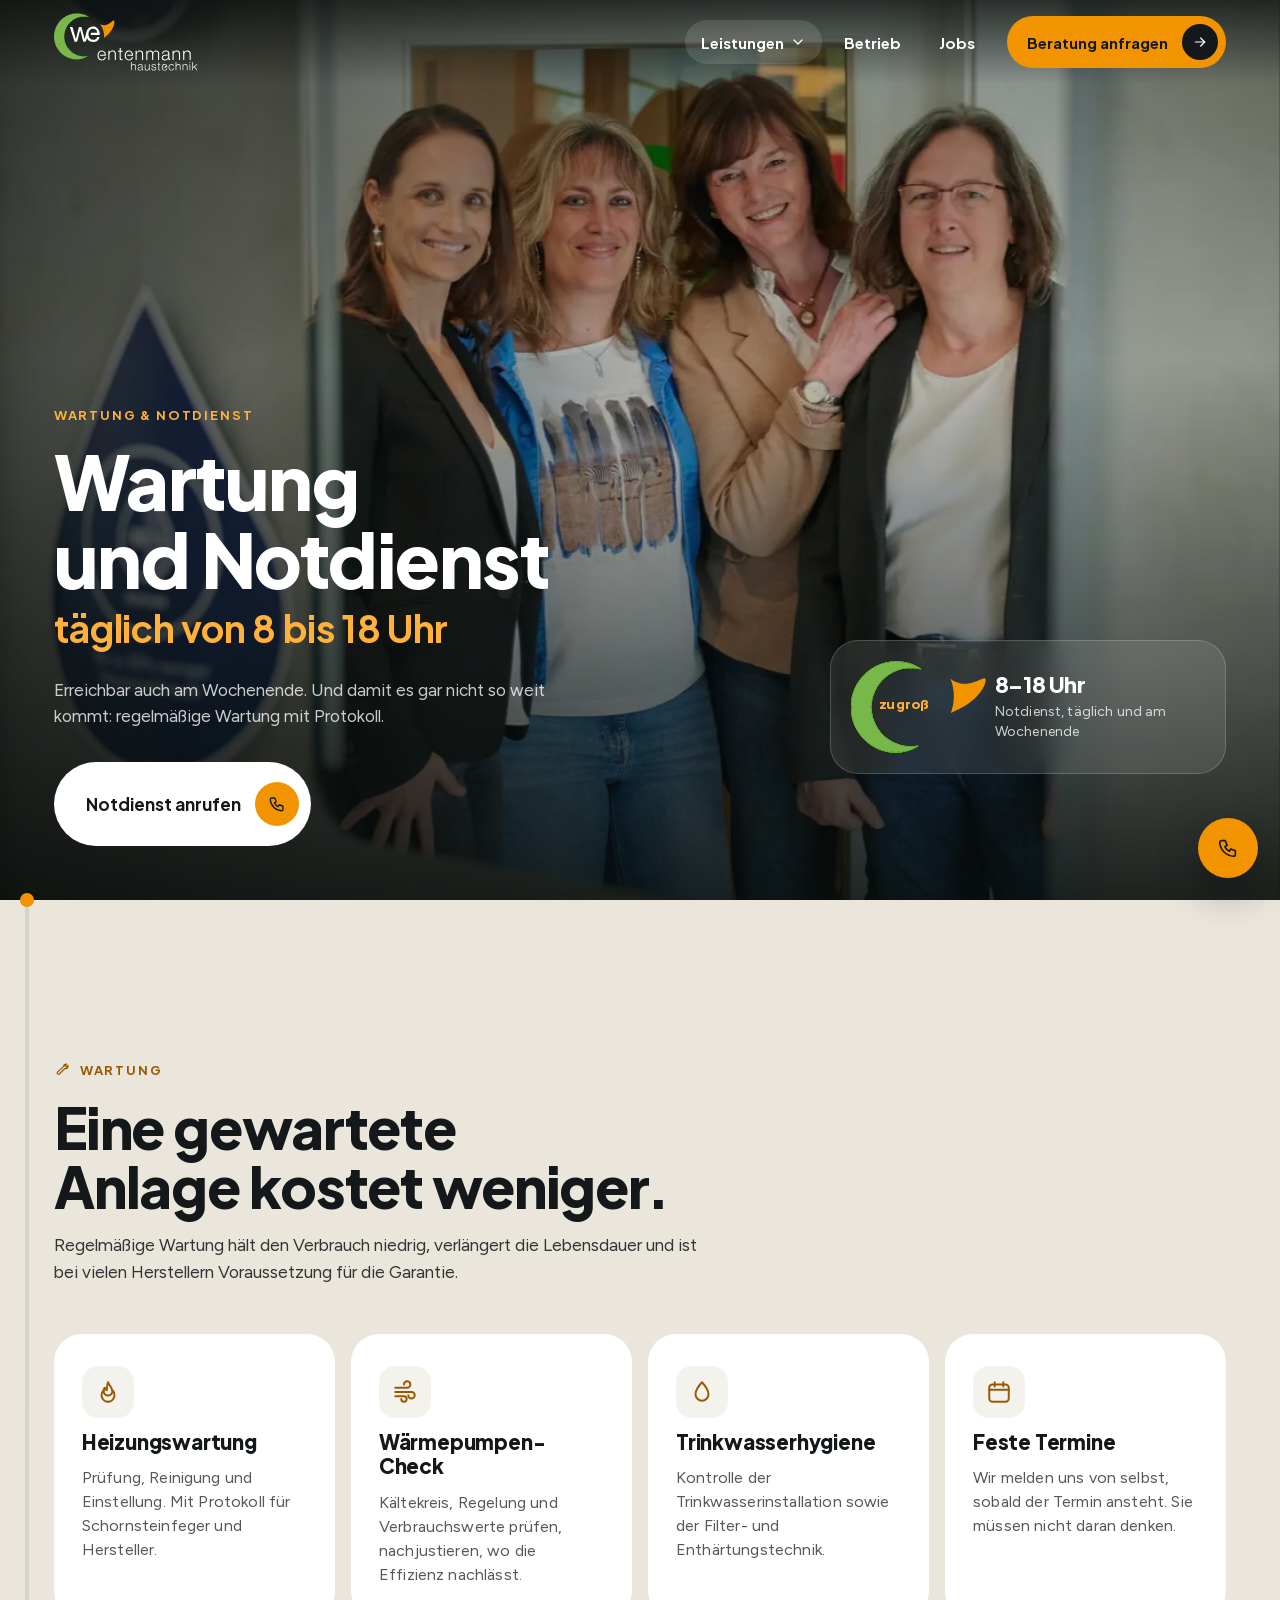
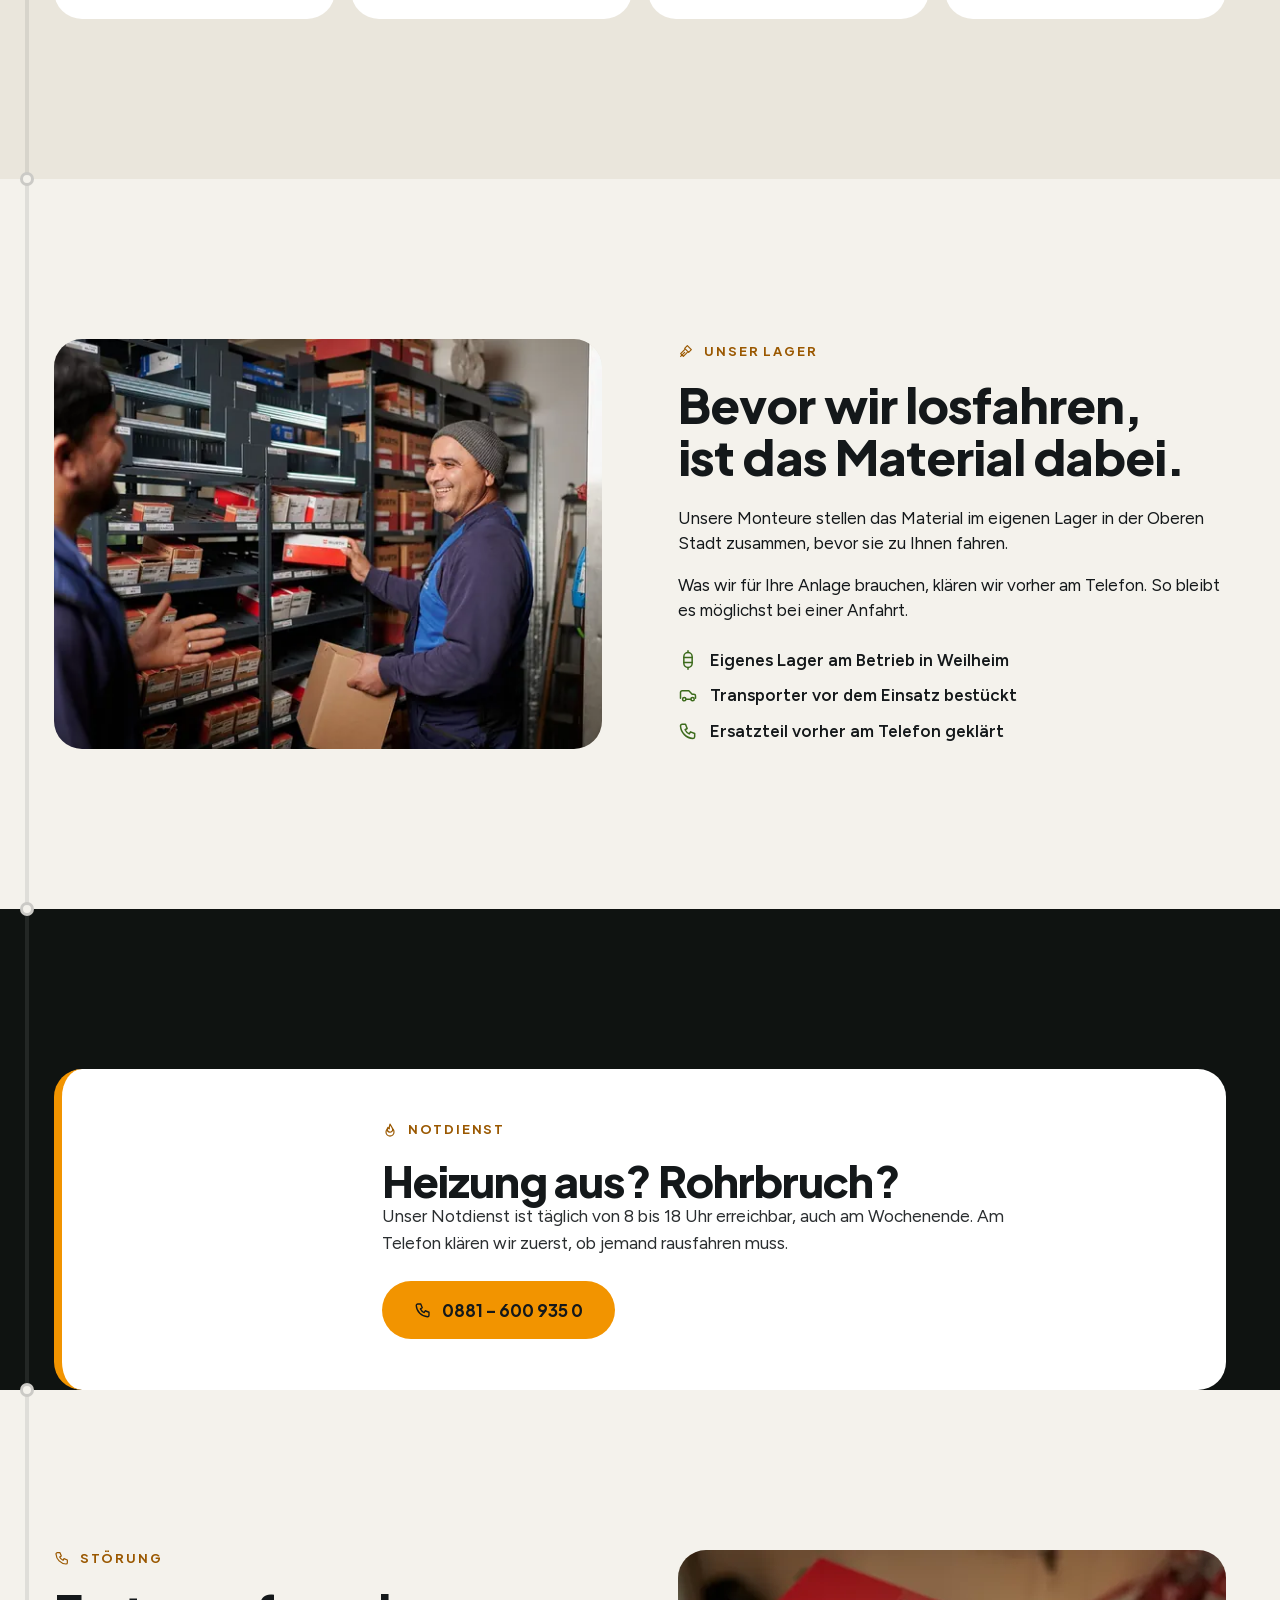
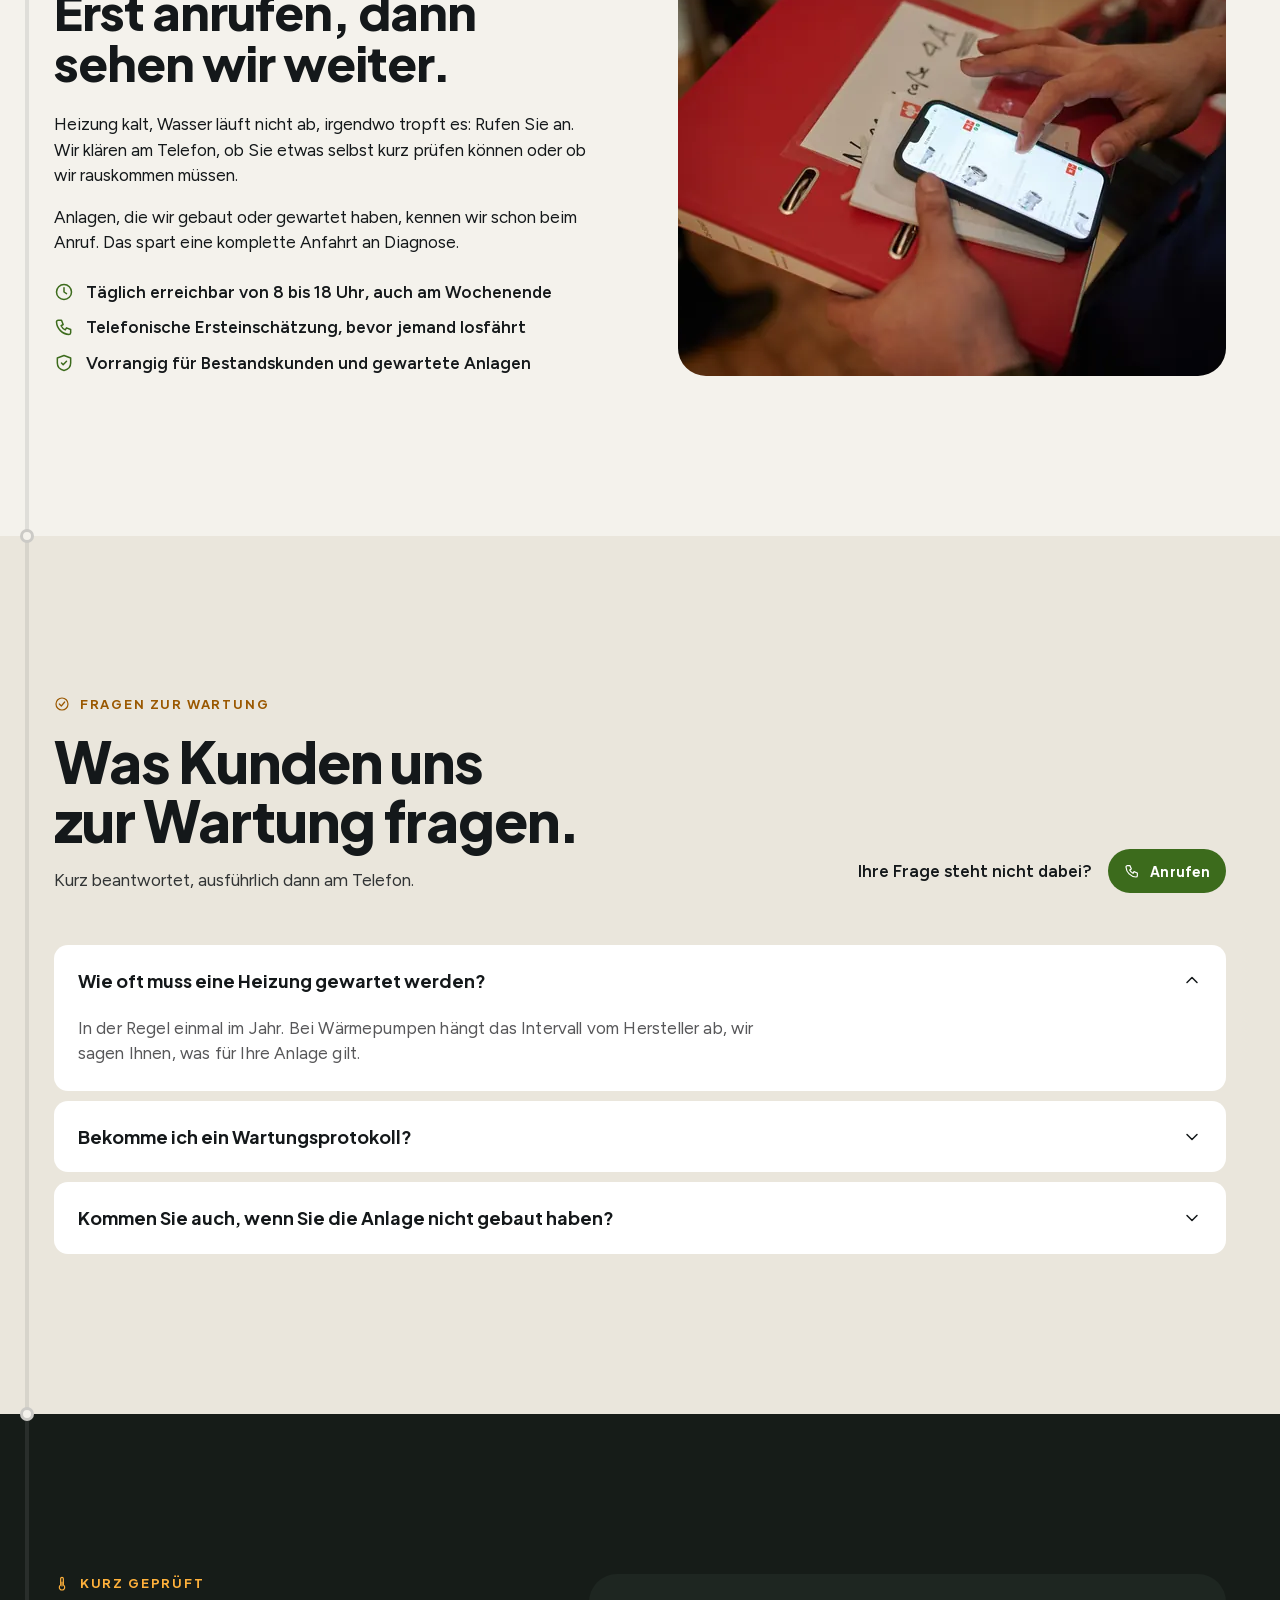
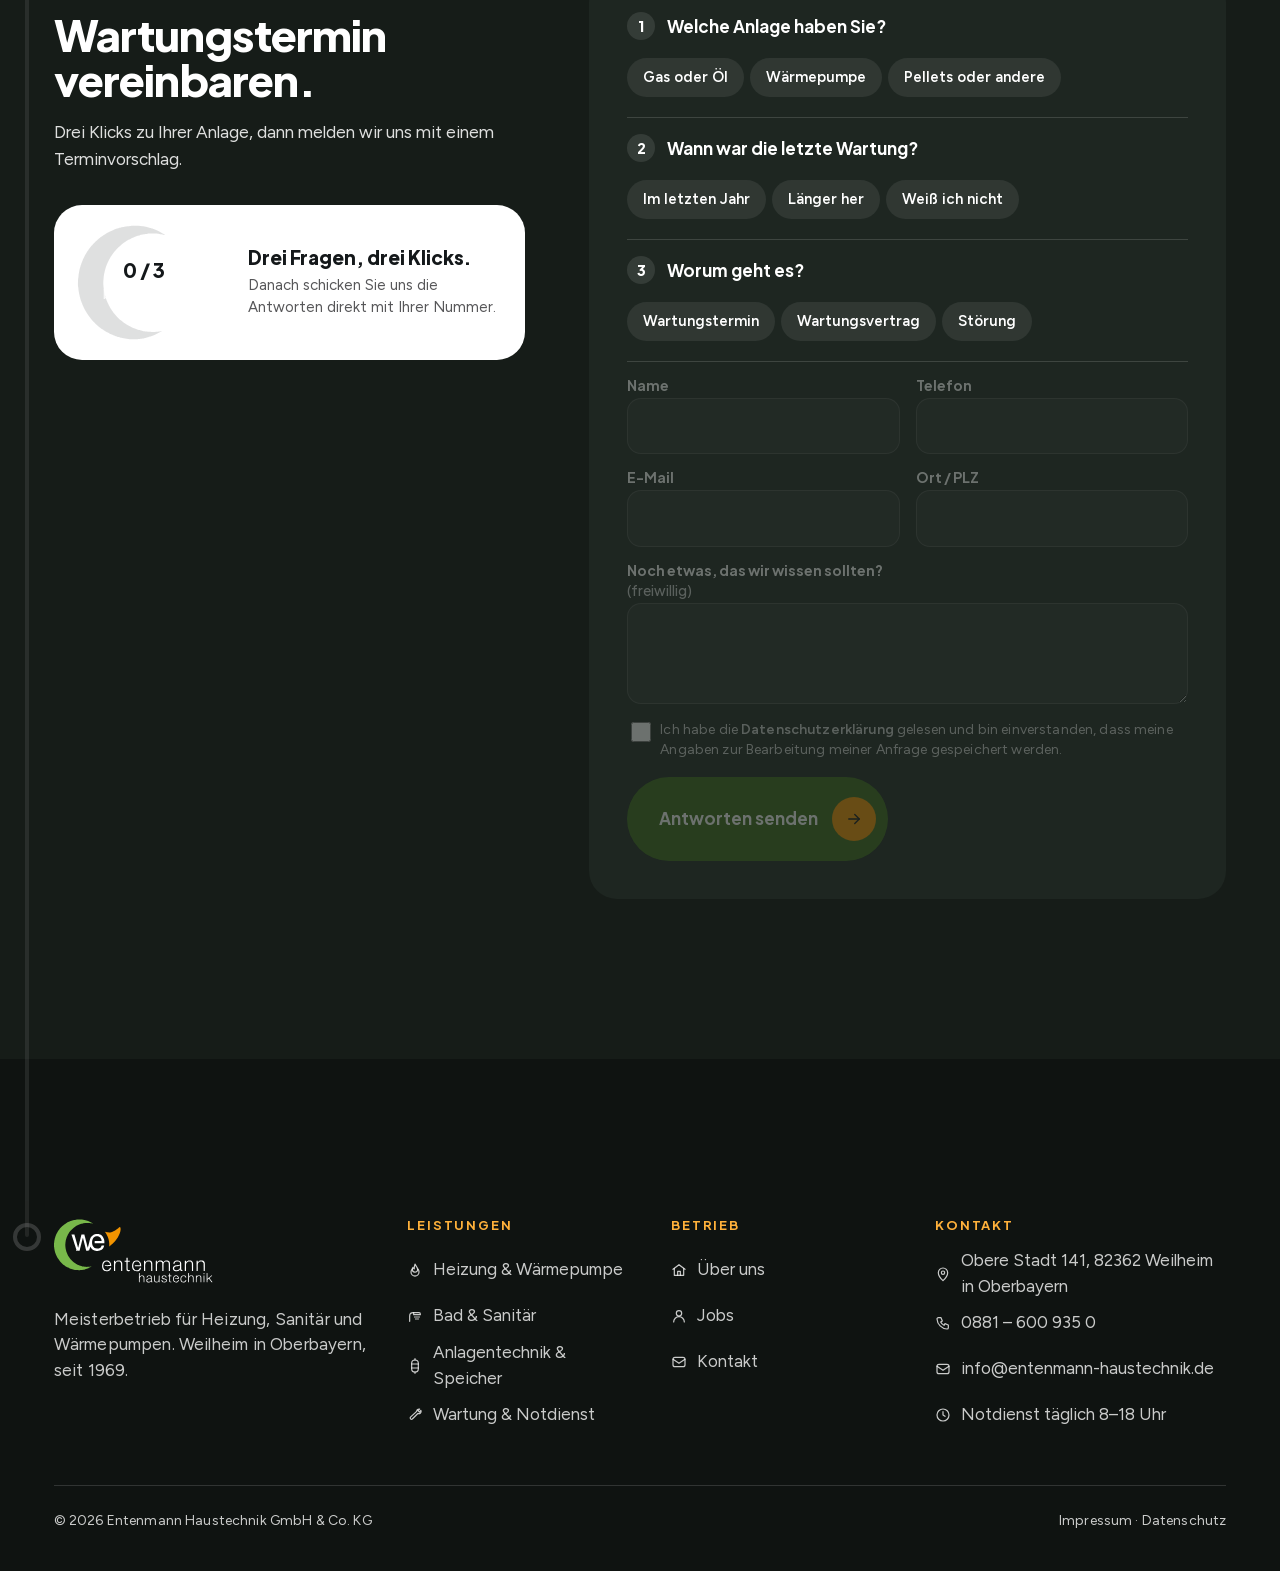
<file: wartung-notdienst.html>
<!doctype html>
<html lang="de">
<head>
<meta charset="utf-8">
<meta name="viewport" content="width=device-width, initial-scale=1, viewport-fit=cover">
<title>Wartung &amp; Notdienst in Weilheim und Umgebung | Entenmann</title>
<meta name="description" content="Heizungswartung, Wärmepumpen-Check, Trinkwasserhygiene und Notdienst täglich von 8 bis 18 Uhr im Raum Weilheim, Penzberg, Murnau und Starnberg.">
<meta name="robots" content="noindex,nofollow">
<link rel="canonical" href="https://entenmann-haustechnik.de/wartung-notdienst">
<meta property="og:title" content="Wartung &amp; Notdienst in Weilheim und Umgebung | Entenmann">
<meta property="og:description" content="Heizungswartung, Wärmepumpen-Check, Trinkwasserhygiene und Notdienst täglich von 8 bis 18 Uhr im Raum Weilheim, Penzberg, Murnau und Starnberg.">
<meta property="og:type" content="website">
<meta property="og:url" content="https://entenmann-haustechnik.de/wartung-notdienst">
<meta property="og:image" content="https://entenmann-haustechnik.de/assets/img/og.jpg">
<meta property="og:locale" content="de_DE">
<meta name="theme-color" content="#0F1311">
<link rel="icon" href="assets/img/favicon.svg" type="image/svg+xml">
<link rel="apple-touch-icon" href="assets/img/apple-touch-icon.png">
<link rel="preload" as="image" href="assets/img/betrieb/hero-00594-hoch.webp" type="image/webp" media="(max-width: 860px)" fetchpriority="high">
<link rel="preload" as="image" imagesrcset="assets/img/betrieb/hero-00594-960.webp 960w, assets/img/betrieb/hero-00594-1400.webp 1400w, assets/img/betrieb/hero-00594-1920.webp 1920w" imagesizes="100vw" type="image/webp" media="(min-width: 861px)" fetchpriority="high">
<link rel="preload" href="assets/fonts/jakarta-800-latin.woff2" as="font" type="font/woff2" crossorigin>
<link rel="preload" href="assets/fonts/figtree-400-latin.woff2" as="font" type="font/woff2" crossorigin>
<style>@font-face {
  font-family: 'Plus Jakarta Sans';
  font-style: normal;
  font-weight: 500;
  font-display: swap;
  src: url(assets/fonts/jakarta-500-latin-ext.woff2) format('woff2');
  unicode-range: U+0100-02BA, U+02BD-02C5, U+02C7-02CC, U+02CE-02D7, U+02DD-02FF, U+0304, U+0308, U+0329, U+1D00-1DBF, U+1E00-1E9F, U+1EF2-1EFF, U+2020, U+20A0-20AB, U+20AD-20C4, U+2113, U+2C60-2C7F, U+A720-A7FF;
}
@font-face {
  font-family: 'Plus Jakarta Sans';
  font-style: normal;
  font-weight: 500;
  font-display: swap;
  src: url(assets/fonts/jakarta-500-latin.woff2) format('woff2');
  unicode-range: U+0000-00FF, U+0131, U+0152-0153, U+02BB-02BC, U+02C6, U+02DA, U+02DC, U+0304, U+0308, U+0329, U+2000-206F, U+20AC, U+2122, U+2191, U+2193, U+2212, U+2215, U+FEFF, U+FFFD;
}
@font-face {
  font-family: 'Plus Jakarta Sans';
  font-style: normal;
  font-weight: 700;
  font-display: swap;
  src: url(assets/fonts/jakarta-700-latin-ext.woff2) format('woff2');
  unicode-range: U+0100-02BA, U+02BD-02C5, U+02C7-02CC, U+02CE-02D7, U+02DD-02FF, U+0304, U+0308, U+0329, U+1D00-1DBF, U+1E00-1E9F, U+1EF2-1EFF, U+2020, U+20A0-20AB, U+20AD-20C4, U+2113, U+2C60-2C7F, U+A720-A7FF;
}
@font-face {
  font-family: 'Plus Jakarta Sans';
  font-style: normal;
  font-weight: 700;
  font-display: swap;
  src: url(assets/fonts/jakarta-700-latin.woff2) format('woff2');
  unicode-range: U+0000-00FF, U+0131, U+0152-0153, U+02BB-02BC, U+02C6, U+02DA, U+02DC, U+0304, U+0308, U+0329, U+2000-206F, U+20AC, U+2122, U+2191, U+2193, U+2212, U+2215, U+FEFF, U+FFFD;
}
@font-face {
  font-family: 'Plus Jakarta Sans';
  font-style: normal;
  font-weight: 800;
  font-display: swap;
  src: url(assets/fonts/jakarta-800-latin-ext.woff2) format('woff2');
  unicode-range: U+0100-02BA, U+02BD-02C5, U+02C7-02CC, U+02CE-02D7, U+02DD-02FF, U+0304, U+0308, U+0329, U+1D00-1DBF, U+1E00-1E9F, U+1EF2-1EFF, U+2020, U+20A0-20AB, U+20AD-20C4, U+2113, U+2C60-2C7F, U+A720-A7FF;
}
@font-face {
  font-family: 'Plus Jakarta Sans';
  font-style: normal;
  font-weight: 800;
  font-display: swap;
  src: url(assets/fonts/jakarta-800-latin.woff2) format('woff2');
  unicode-range: U+0000-00FF, U+0131, U+0152-0153, U+02BB-02BC, U+02C6, U+02DA, U+02DC, U+0304, U+0308, U+0329, U+2000-206F, U+20AC, U+2122, U+2191, U+2193, U+2212, U+2215, U+FEFF, U+FFFD;
}@font-face {
  font-family: 'Figtree';
  font-style: normal;
  font-weight: 400;
  font-display: swap;
  src: url(assets/fonts/figtree-400-latin-ext.woff2) format('woff2');
  unicode-range: U+0100-02BA, U+02BD-02C5, U+02C7-02CC, U+02CE-02D7, U+02DD-02FF, U+0304, U+0308, U+0329, U+1D00-1DBF, U+1E00-1E9F, U+1EF2-1EFF, U+2020, U+20A0-20AB, U+20AD-20C4, U+2113, U+2C60-2C7F, U+A720-A7FF;
}
@font-face {
  font-family: 'Figtree';
  font-style: normal;
  font-weight: 400;
  font-display: swap;
  src: url(assets/fonts/figtree-400-latin.woff2) format('woff2');
  unicode-range: U+0000-00FF, U+0131, U+0152-0153, U+02BB-02BC, U+02C6, U+02DA, U+02DC, U+0304, U+0308, U+0329, U+2000-206F, U+20AC, U+2122, U+2191, U+2193, U+2212, U+2215, U+FEFF, U+FFFD;
}
@font-face {
  font-family: 'Figtree';
  font-style: normal;
  font-weight: 500;
  font-display: swap;
  src: url(assets/fonts/figtree-500-latin-ext.woff2) format('woff2');
  unicode-range: U+0100-02BA, U+02BD-02C5, U+02C7-02CC, U+02CE-02D7, U+02DD-02FF, U+0304, U+0308, U+0329, U+1D00-1DBF, U+1E00-1E9F, U+1EF2-1EFF, U+2020, U+20A0-20AB, U+20AD-20C4, U+2113, U+2C60-2C7F, U+A720-A7FF;
}
@font-face {
  font-family: 'Figtree';
  font-style: normal;
  font-weight: 500;
  font-display: swap;
  src: url(assets/fonts/figtree-500-latin.woff2) format('woff2');
  unicode-range: U+0000-00FF, U+0131, U+0152-0153, U+02BB-02BC, U+02C6, U+02DA, U+02DC, U+0304, U+0308, U+0329, U+2000-206F, U+20AC, U+2122, U+2191, U+2193, U+2212, U+2215, U+FEFF, U+FFFD;
}
@font-face {
  font-family: 'Figtree';
  font-style: normal;
  font-weight: 600;
  font-display: swap;
  src: url(assets/fonts/figtree-600-latin-ext.woff2) format('woff2');
  unicode-range: U+0100-02BA, U+02BD-02C5, U+02C7-02CC, U+02CE-02D7, U+02DD-02FF, U+0304, U+0308, U+0329, U+1D00-1DBF, U+1E00-1E9F, U+1EF2-1EFF, U+2020, U+20A0-20AB, U+20AD-20C4, U+2113, U+2C60-2C7F, U+A720-A7FF;
}
@font-face {
  font-family: 'Figtree';
  font-style: normal;
  font-weight: 600;
  font-display: swap;
  src: url(assets/fonts/figtree-600-latin.woff2) format('woff2');
  unicode-range: U+0000-00FF, U+0131, U+0152-0153, U+02BB-02BC, U+02C6, U+02DA, U+02DC, U+0304, U+0308, U+0329, U+2000-206F, U+20AC, U+2122, U+2191, U+2193, U+2212, U+2215, U+FEFF, U+FFFD;
}</style>
<link rel="stylesheet" href="styles.css?v=8b8a66b7">
<script type="application/ld+json">{"@context": "https://schema.org", "@type": ["Plumber", "HVACBusiness"], "name": "Entenmann Haustechnik GmbH & Co. KG", "url": "https://entenmann-haustechnik.de", "telephone": "+49 881 6009350", "email": "info@entenmann-haustechnik.de", "foundingDate": "1969", "image": "https://entenmann-haustechnik.de/assets/img/og.jpg", "logo": "https://entenmann-haustechnik.de/assets/img/logo.svg", "address": {"@type": "PostalAddress", "streetAddress": "Obere Stadt 141", "postalCode": "82362", "addressLocality": "Weilheim in Oberbayern", "addressRegion": "Bayern", "addressCountry": "DE"}, "geo": {"@type": "GeoCoordinates", "latitude": 47.8376, "longitude": 11.1489}, "areaServed": [{"@type": "City", "name": "Weilheim"}, {"@type": "City", "name": "Penzberg"}, {"@type": "City", "name": "Peiting"}, {"@type": "City", "name": "Murnau"}, {"@type": "City", "name": "Peißenberg"}, {"@type": "City", "name": "Seeshaupt"}, {"@type": "City", "name": "Pähl"}, {"@type": "City", "name": "Polling"}, {"@type": "City", "name": "Huglfing"}, {"@type": "City", "name": "Starnberg"}, {"@type": "City", "name": "Landsberg"}, {"@type": "City", "name": "München"}], "openingHoursSpecification": [{"@type": "OpeningHoursSpecification", "dayOfWeek": ["Monday", "Tuesday", "Wednesday", "Thursday"], "opens": "08:00", "closes": "12:00"}, {"@type": "OpeningHoursSpecification", "dayOfWeek": ["Monday", "Tuesday", "Wednesday", "Thursday"], "opens": "13:00", "closes": "17:00"}, {"@type": "OpeningHoursSpecification", "dayOfWeek": "Friday", "opens": "08:00", "closes": "12:00"}]}</script>
</head>
<body class="" data-seite="wartung-notdienst">
<a class="skip" href="#inhalt">Zum Inhalt</a>
<header class="kopf" id="kopf"><div class="wrap">
<a class="marke" href="./" aria-label="Entenmann Haustechnik – zur Startseite"><svg viewBox="0 0 3152 1264" width="139" height="56" role="img" aria-label="Entenmann Haustechnik Logo"><g class="l-gruen" fill="#78B84A" transform="translate(0.000000,1264.000000) scale(0.100000,-0.100000)"><path d="M4900 12574 c-30 -2 -131 -8 -225 -14 -93 -6 -217 -17 -275 -26 -208
-31 -356 -57 -428 -75 -40 -11 -83 -19 -97 -19 -13 0 -48 -9 -77 -19 -29 -11
-71 -23 -93 -27 -22 -4 -52 -13 -67 -20 -15 -8 -37 -14 -48 -14 -12 0 -36 -6
-53 -14 -18 -8 -48 -19 -67 -24 -98 -28 -286 -100 -372 -143 -20 -11 -42 -19
-48 -19 -32 0 -451 -212 -555 -280 -16 -11 -44 -27 -61 -34 -17 -8 -36 -22
-44 -30 -7 -9 -17 -16 -23 -16 -11 0 -129 -78 -242 -160 -38 -27 -81 -58 -95
-67 -38 -26 -169 -132 -221 -177 -25 -23 -67 -59 -95 -81 -79 -64 -424 -413
-494 -500 -35 -44 -84 -102 -108 -130 -25 -27 -55 -66 -69 -85 -13 -19 -50
-73 -83 -120 -115 -163 -135 -192 -177 -258 -112 -181 -216 -371 -301 -552
-73 -157 -82 -177 -82 -189 0 -6 -9 -28 -20 -48 -11 -21 -20 -44 -20 -51 0 -8
-7 -26 -15 -40 -17 -31 -41 -96 -60 -164 -7 -25 -18 -55 -24 -66 -6 -11 -15
-37 -20 -58 -5 -22 -16 -59 -24 -84 -8 -25 -25 -81 -37 -125 -12 -44 -28 -102
-35 -130 -8 -27 -17 -68 -20 -90 -3 -22 -15 -80 -25 -130 -33 -155 -51 -282
-62 -439 -7 -101 -15 -156 -24 -167 -16 -18 -21 -708 -5 -724 11 -13 19 -69
31 -220 5 -66 13 -131 18 -146 6 -14 13 -56 17 -94 3 -39 15 -106 25 -150 10
-44 23 -102 28 -130 6 -27 16 -70 22 -95 41 -156 53 -200 66 -240 9 -25 20
-67 26 -94 5 -28 16 -59 24 -70 8 -11 14 -29 14 -39 0 -10 9 -35 20 -57 11
-22 20 -47 20 -57 0 -10 9 -35 20 -56 11 -20 20 -42 20 -48 0 -7 9 -33 21 -58
12 -25 29 -64 39 -86 86 -192 158 -337 240 -479 25 -43 58 -102 73 -130 16
-28 37 -60 48 -72 10 -11 19 -23 19 -27 0 -29 255 -375 416 -567 73 -86 405
-426 479 -489 114 -99 192 -162 270 -221 122 -92 179 -133 197 -145 8 -5 62
-41 119 -80 115 -78 131 -87 174 -110 17 -9 48 -27 70 -41 22 -13 56 -31 75
-40 19 -9 37 -19 40 -23 3 -4 68 -37 145 -75 135 -65 174 -84 268 -125 23 -10
58 -26 77 -34 38 -18 98 -40 170 -63 25 -8 59 -21 77 -29 17 -8 38 -15 46 -15
8 0 34 -9 58 -20 24 -11 54 -20 65 -20 12 0 41 -9 65 -20 24 -11 58 -20 74
-20 17 0 42 -6 57 -14 15 -8 42 -17 60 -20 18 -4 71 -15 118 -26 216 -49 342
-69 433 -71 10 0 31 -5 45 -11 27 -11 313 -27 522 -29 177 -3 445 11 550 28
52 8 133 19 179 23 46 5 98 14 116 20 18 6 68 17 111 25 86 15 133 26 234 56
36 11 74 19 85 19 11 0 38 9 60 19 22 10 57 21 79 25 21 4 52 13 70 20 17 8
56 23 86 33 140 51 232 87 340 135 63 28 360 178 418 210 26 14 61 34 77 43
73 39 85 47 85 54 0 20 -35 20 -92 1 -34 -11 -82 -20 -107 -20 -25 0 -107 -9
-181 -19 -150 -21 -686 -28 -770 -10 -25 5 -110 15 -189 24 -79 8 -173 21
-210 29 -36 8 -91 19 -121 25 -102 19 -165 34 -223 52 -31 11 -65 19 -75 19
-16 0 -58 13 -197 61 -27 9 -63 21 -80 27 -75 25 -103 36 -141 53 -23 11 -47
19 -53 19 -7 0 -29 8 -49 19 -20 10 -57 28 -82 39 -182 81 -479 244 -631 347
-24 16 -51 34 -61 40 -37 23 -194 142 -353 268 -158 125 -554 549 -690 740
-46 63 -220 322 -234 347 -7 14 -21 38 -30 53 -49 86 -75 135 -135 257 -36 74
-75 152 -86 172 -11 20 -20 42 -20 49 0 6 -8 30 -19 53 -10 23 -28 64 -38 91
-19 47 -28 71 -54 148 -6 17 -19 55 -29 82 -16 47 -25 79 -51 178 -6 23 -20
69 -30 103 -11 33 -19 71 -19 84 0 12 -9 62 -19 109 -64 281 -114 824 -93
1002 6 52 16 166 23 254 6 88 20 207 30 265 10 58 19 117 19 131 0 15 7 49 15
75 8 27 21 81 29 119 8 39 24 104 35 145 12 41 28 98 36 125 64 224 133 396
275 685 39 80 75 152 80 160 5 8 31 52 57 98 71 123 85 145 121 196 17 26 32
51 32 55 0 5 6 14 14 20 8 7 36 44 62 84 26 40 62 88 79 107 18 19 56 66 85
104 199 260 727 739 961 872 10 6 27 18 36 26 10 8 25 18 33 22 8 3 35 20 60
36 25 16 59 36 75 45 17 8 46 25 65 37 47 29 383 198 394 198 5 0 27 8 50 19
123 56 301 122 391 145 28 7 60 18 72 24 12 7 31 12 42 12 11 0 42 7 68 16 47
16 109 32 223 54 30 6 85 18 121 26 37 8 109 19 160 25 52 5 135 16 184 24 90
14 807 15 895 1 19 -4 86 -13 149 -21 63 -8 128 -19 145 -24 17 -6 56 -13 86
-17 30 -3 84 -15 119 -25 72 -22 135 -25 129 -7 -2 6 -29 25 -59 41 -30 16
-61 35 -69 42 -8 8 -26 19 -40 25 -14 6 -43 22 -65 35 -22 14 -53 32 -70 40
-16 9 -66 36 -110 60 -119 67 -281 144 -415 200 -36 15 -84 35 -108 46 -23 10
-50 19 -60 19 -9 1 -35 9 -57 20 -22 11 -48 19 -58 20 -10 0 -32 7 -50 16 -17
9 -54 23 -82 30 -49 13 -75 19 -205 54 -274 73 -675 136 -915 144 -71 3 -186
7 -255 9 -69 3 -150 3 -180 1z"/></g><g class="l-orange" fill="#F29400" transform="translate(0.000000,1264.000000) scale(0.100000,-0.100000)"><path d="M12980 11054 c-64 -35 -418 -314 -450 -355 -23 -30 -391 -299 -409
-299 -5 0 -14 -7 -21 -15 -6 -8 -41 -28 -76 -45 -35 -18 -66 -35 -69 -39 -4
-7 -57 -34 -240 -122 -22 -10 -46 -19 -52 -19 -7 0 -32 -8 -55 -19 -44 -19
-126 -44 -258 -80 -169 -45 -501 -66 -655 -42 -38 6 -92 14 -120 17 -99 10
-339 71 -398 100 -29 14 -77 19 -77 8 0 -3 32 -48 70 -99 39 -51 70 -97 70
-101 0 -4 8 -17 18 -28 25 -28 142 -220 142 -233 0 -6 6 -15 13 -21 21 -18
227 -438 227 -465 0 -7 9 -25 20 -42 11 -16 20 -38 20 -48 0 -11 7 -33 15 -50
19 -42 42 -107 66 -184 10 -35 28 -93 40 -130 21 -70 28 -97 59 -223 23 -97
38 -168 51 -255 6 -38 17 -108 25 -155 24 -143 36 -378 32 -650 -2 -210 0
-260 10 -260 26 0 640 557 888 804 300 301 441 471 645 781 111 169 122 185
136 215 7 14 22 39 33 55 11 17 27 44 36 60 8 17 35 66 60 110 43 78 65 123
146 295 243 514 344 980 285 1302 -17 88 -65 206 -98 239 -26 26 -74 23 -129
-7z"/></g><g class="l-grau" fill="#575759" transform="translate(0.000000,1264.000000) scale(0.100000,-0.100000)"><path d="M8345 9685 c-60 -8 -132 -20 -160 -28 -27 -9 -66 -20 -85 -26 -74
-21 -136 -45 -150 -56 -8 -7 -26 -16 -40 -20 -14 -4 -30 -11 -36 -16 -6 -5
-37 -23 -70 -40 -120 -64 -270 -192 -368 -313 -84 -105 -146 -192 -146 -205 0
-4 -8 -19 -19 -32 -10 -13 -22 -35 -26 -49 -4 -14 -13 -32 -20 -40 -7 -8 -17
-28 -23 -45 -6 -16 -23 -61 -37 -100 -35 -92 -64 -196 -76 -270 -6 -33 -17
-82 -24 -110 -27 -94 -46 -170 -61 -238 -7 -38 -17 -74 -21 -80 -4 -6 -12 -39
-19 -72 -7 -33 -17 -73 -23 -90 -11 -32 -34 -124 -55 -220 -7 -33 -20 -82 -28
-110 -22 -72 -38 -132 -52 -200 -7 -33 -17 -69 -23 -80 -6 -11 -14 -42 -18
-69 -20 -133 -69 -221 -86 -156 -11 37 -30 117 -44 185 -14 63 -37 150 -60
225 -8 25 -17 65 -21 90 -3 25 -10 53 -15 62 -5 10 -16 48 -23 85 -15 69 -36
152 -61 233 -8 25 -17 65 -21 90 -3 25 -10 53 -15 62 -5 10 -16 48 -24 85 -16
80 -40 171 -59 233 -8 25 -18 65 -22 90 -3 25 -10 52 -15 61 -4 9 -15 47 -23
85 -22 96 -44 181 -60 234 -8 25 -18 65 -22 90 -3 25 -10 53 -15 62 -5 10 -16
48 -24 85 -17 82 -40 172 -60 233 -8 25 -19 68 -24 95 -9 47 -23 106 -40 165
-6 25 -6 25 -294 28 -287 2 -287 2 -293 -25 -3 -16 -12 -48 -19 -73 -16 -53
-41 -151 -59 -235 -7 -33 -18 -76 -24 -95 -14 -43 -40 -153 -58 -243 -8 -37
-18 -75 -23 -85 -5 -9 -12 -39 -16 -67 -4 -27 -13 -64 -21 -82 -7 -18 -16 -54
-20 -80 -3 -26 -13 -63 -20 -81 -7 -18 -16 -57 -20 -85 -4 -29 -12 -66 -20
-84 -7 -18 -16 -54 -20 -80 -3 -26 -12 -62 -20 -80 -7 -18 -16 -54 -20 -80 -3
-26 -12 -62 -20 -80 -7 -18 -16 -54 -20 -80 -3 -26 -13 -63 -20 -81 -7 -18
-16 -57 -20 -85 -4 -29 -12 -66 -20 -84 -7 -18 -16 -54 -20 -80 -3 -26 -12
-62 -20 -80 -7 -18 -16 -54 -20 -80 -3 -26 -12 -62 -20 -80 -7 -18 -16 -54
-20 -80 -3 -26 -13 -64 -20 -83 -7 -19 -18 -62 -23 -96 -11 -73 -40 -139 -61
-139 -10 0 -19 18 -27 55 -20 99 -45 195 -55 220 -6 14 -17 50 -24 80 -7 30
-22 87 -33 125 -11 39 -27 97 -36 130 -18 69 -36 133 -64 225 -10 36 -22 83
-26 105 -4 21 -13 52 -21 67 -8 15 -14 37 -14 50 -1 13 -8 41 -16 63 -8 22
-21 67 -29 100 -8 33 -24 94 -36 135 -11 41 -28 102 -36 135 -8 33 -21 76 -28
95 -8 19 -17 55 -21 80 -3 25 -12 56 -19 70 -7 14 -16 45 -20 70 -4 25 -12 54
-17 64 -6 11 -16 45 -24 75 -20 89 -43 173 -55 206 -6 17 -17 55 -25 85 -25
103 -45 175 -64 238 -11 34 -20 71 -20 81 0 49 -13 51 -306 51 -313 0 -301 4
-267 -83 26 -65 50 -137 67 -202 14 -50 23 -77 56 -170 10 -27 22 -66 25 -85
4 -19 13 -46 20 -60 7 -14 17 -44 21 -65 4 -22 13 -49 20 -60 7 -11 16 -38 20
-60 3 -22 12 -51 19 -65 7 -14 16 -41 19 -60 4 -19 14 -48 21 -65 8 -16 26
-70 40 -120 15 -49 33 -106 40 -125 24 -62 46 -134 55 -176 5 -22 15 -56 23
-75 23 -56 48 -131 58 -179 6 -25 16 -58 24 -75 19 -41 44 -121 56 -175 5 -25
16 -56 24 -70 7 -14 16 -43 20 -65 4 -22 12 -46 18 -53 5 -7 16 -36 23 -65 14
-56 38 -131 59 -187 7 -19 23 -69 35 -110 12 -41 30 -97 40 -125 35 -100 70
-215 70 -229 0 -8 7 -27 14 -43 18 -35 44 -113 57 -173 5 -25 16 -56 24 -70 7
-14 16 -42 20 -63 11 -56 17 -58 312 -55 268 3 268 3 290 48 12 25 24 65 28
90 3 25 12 65 20 90 16 53 40 147 60 242 7 37 18 75 23 85 6 10 13 41 17 68 4
28 12 61 18 75 5 14 15 52 22 85 7 33 18 74 23 90 13 35 37 130 57 228 8 37
19 75 24 85 5 9 12 40 16 67 4 28 13 64 21 82 7 18 16 54 20 80 3 26 12 64 20
83 7 19 15 53 19 75 3 22 12 60 20 85 20 61 43 151 60 233 8 37 19 75 24 85 5
9 12 40 16 67 4 28 13 64 21 82 7 18 16 54 20 80 3 26 13 64 20 83 7 19 18 62
24 94 14 69 45 146 59 146 16 0 23 -18 32 -78 8 -59 29 -144 53 -222 8 -25 18
-65 22 -90 3 -25 10 -53 15 -62 5 -10 16 -48 24 -85 16 -80 40 -171 59 -233 8
-25 18 -65 22 -90 3 -25 10 -53 15 -62 5 -10 16 -48 24 -85 16 -80 40 -171 59
-233 8 -25 18 -65 22 -90 3 -25 10 -53 15 -62 5 -10 16 -48 23 -85 15 -69 36
-152 61 -233 8 -25 17 -65 20 -89 4 -24 13 -58 20 -75 7 -17 16 -53 20 -81 4
-27 13 -61 20 -75 7 -14 16 -47 19 -73 4 -26 13 -62 20 -80 8 -18 17 -54 20
-80 4 -26 13 -62 21 -80 7 -18 16 -56 20 -84 14 -105 8 -103 310 -103 198 0
265 3 273 13 14 16 35 73 67 182 14 50 32 104 40 120 7 17 17 46 20 65 3 19
12 51 20 70 20 52 45 129 60 185 18 69 52 145 65 145 6 0 16 -12 22 -27 69
-168 215 -369 341 -471 80 -64 193 -142 206 -142 5 0 19 -9 33 -19 13 -11 38
-23 54 -27 16 -4 36 -12 44 -19 19 -15 98 -43 171 -60 31 -7 72 -18 91 -24 43
-14 299 -41 398 -41 77 0 378 27 391 36 4 2 40 13 81 24 111 29 218 69 268
101 8 5 24 13 35 18 114 50 334 250 397 361 10 19 30 53 43 75 14 22 29 51 35
65 5 14 14 32 19 41 20 34 71 172 71 190 0 11 6 32 14 47 17 35 26 95 17 111
-8 13 -486 19 -499 7 -3 -4 -17 -42 -32 -86 -15 -44 -29 -82 -32 -85 -3 -3
-20 -35 -38 -71 -59 -116 -216 -260 -323 -296 -18 -6 -41 -17 -52 -24 -11 -6
-38 -15 -60 -19 -22 -3 -60 -13 -85 -22 -147 -50 -599 4 -700 83 -8 6 -26 15
-38 19 -100 30 -344 281 -378 387 -3 13 -13 32 -20 43 -8 11 -14 26 -14 35 0
8 -8 31 -19 50 -10 19 -22 55 -26 80 -4 25 -12 53 -17 63 -5 10 -16 55 -24
100 -9 45 -20 105 -26 132 -13 66 -12 407 1 470 6 28 17 82 24 120 15 75 42
164 62 205 7 14 16 39 19 57 4 17 14 37 22 44 8 6 14 19 14 29 0 9 9 29 20 43
11 14 20 29 20 35 0 51 284 322 337 322 6 0 16 7 23 15 7 8 19 15 28 15 8 0
33 9 56 19 169 79 489 79 662 0 23 -11 44 -19 48 -19 27 0 185 -108 253 -173
72 -69 173 -199 173 -222 0 -5 6 -16 13 -24 7 -9 23 -41 34 -71 52 -133 65
-182 66 -263 l2 -82 -674 -3 c-478 -1 -678 -5 -688 -13 -15 -13 -19 -413 -5
-437 12 -18 1911 -18 1925 0 13 20 -1 382 -19 473 -9 44 -19 105 -24 135 -9
59 -31 134 -61 215 -10 28 -19 56 -19 63 0 17 -60 147 -118 257 -28 53 -106
163 -165 233 -60 72 -271 251 -319 272 -24 11 -46 23 -89 52 -15 9 -40 20 -55
24 -16 4 -38 12 -49 17 -121 65 -491 101 -740 72z"/><path d="M14384 4989 c-3 -6 -6 -135 -5 -287 1 -166 -3 -283 -8 -292 -8 -12
-44 -16 -183 -20 l-173 -5 2 -89 c1 -62 5 -91 15 -97 7 -5 83 -9 169 -9 139 0
158 -2 165 -17 5 -10 12 -362 15 -783 6 -809 8 -848 53 -919 77 -121 219 -155
589 -142 15 1 17 12 17 90 0 126 9 118 -129 113 -193 -7 -259 32 -280 165 -14
92 -16 1429 -1 1467 10 26 10 26 204 26 224 0 206 -10 206 116 0 73 -2 84 -17
85 -10 0 -97 0 -194 -1 -153 -1 -179 1 -193 16 -15 15 -17 46 -15 294 1 153
-2 283 -5 289 -5 7 -48 11 -116 11 -68 0 -111 -4 -116 -11z"/><path d="M10325 4440 c-78 -8 -201 -42 -260 -74 -16 -9 -33 -16 -38 -16 -8 0
-95 -60 -150 -104 -75 -60 -210 -252 -232 -328 -3 -13 -12 -39 -20 -58 -49
-128 -84 -333 -85 -497 0 -100 28 -330 45 -376 8 -20 15 -46 15 -57 0 -21 50
-151 67 -172 6 -7 14 -24 18 -37 10 -32 67 -115 114 -165 45 -48 179 -156 193
-156 6 0 19 -6 27 -13 84 -70 443 -120 621 -87 151 28 208 46 300 94 129 69
268 225 326 366 4 8 14 33 24 55 10 22 21 55 25 73 4 18 13 45 21 61 27 54 14
61 -106 61 -123 0 -134 -5 -145 -69 -4 -22 -13 -45 -20 -51 -8 -6 -17 -25 -20
-41 -4 -16 -11 -31 -16 -34 -4 -3 -16 -21 -24 -39 -52 -109 -240 -241 -380
-266 -262 -48 -455 8 -616 178 -79 84 -160 224 -176 304 -3 18 -10 42 -16 53
-30 58 -46 367 -26 512 31 235 166 475 324 577 85 55 98 62 170 86 244 81 545
-30 689 -254 29 -46 43 -73 93 -181 7 -16 18 -55 24 -85 26 -142 30 -172 24
-178 -4 -4 -235 -9 -513 -12 l-507 -5 2 -89 c1 -62 5 -91 15 -97 26 -17 1224
-11 1238 6 28 33 -15 406 -55 485 -7 14 -16 41 -20 60 -4 19 -14 46 -21 60 -8
14 -18 36 -24 50 -10 26 -13 31 -66 115 -99 157 -287 284 -494 335 -54 13
-256 19 -345 10z"/><path d="M12686 4438 c-43 -5 -90 -15 -105 -22 -14 -7 -39 -16 -56 -20 -16 -4
-37 -13 -45 -21 -8 -7 -26 -16 -40 -20 -59 -18 -218 -168 -234 -222 -7 -23
-39 -39 -57 -28 -7 5 -10 53 -8 144 l3 136 -122 0 -122 0 0 -1009 c0 -801 2
-1011 12 -1018 17 -10 199 -10 216 1 10 6 13 126 12 602 0 356 4 628 10 679
10 78 41 193 61 230 5 8 13 24 18 36 9 21 38 64 81 123 29 38 156 141 175 141
7 0 18 7 25 15 7 8 28 18 49 21 20 4 52 14 71 22 60 25 259 21 345 -8 185 -62
269 -165 316 -385 17 -83 19 -141 19 -776 0 -575 2 -688 14 -698 9 -8 50 -11
117 -9 l104 3 3 740 c1 468 -2 758 -8 790 -5 27 -15 73 -20 100 -32 157 -152
324 -270 374 -14 6 -32 15 -40 20 -85 52 -338 81 -524 59z"/><path d="M16270 4439 c-234 -25 -453 -159 -580 -354 -63 -98 -69 -107 -80
-135 -6 -14 -17 -38 -25 -55 -81 -173 -120 -578 -76 -790 6 -27 15 -72 20
-100 15 -78 61 -206 92 -255 5 -8 13 -25 19 -37 17 -41 82 -128 139 -186 154
-160 362 -237 641 -237 249 0 426 56 580 183 86 71 176 185 195 249 4 13 13
30 20 38 13 17 38 86 62 173 21 76 17 78 -117 75 -105 -3 -105 -3 -114 -33
-11 -36 -44 -114 -57 -135 -5 -8 -15 -28 -22 -45 -32 -69 -195 -221 -259 -240
-12 -4 -32 -13 -43 -20 -89 -55 -396 -52 -503 5 -20 11 -40 20 -44 20 -44 0
-278 241 -278 287 0 5 -7 22 -16 38 -30 56 -62 169 -79 276 -35 220 4 581 72
660 7 8 13 22 13 31 0 8 8 26 18 39 10 13 23 35 29 49 36 83 215 230 332 272
139 49 363 38 461 -23 8 -5 29 -16 45 -23 73 -34 196 -171 263 -294 30 -54 62
-159 68 -220 4 -37 11 -77 15 -89 19 -53 8 -54 -520 -53 -266 1 -487 -2 -491
-7 -4 -4 -4 -48 -1 -98 l6 -90 625 0 625 0 -1 110 c-2 115 -32 312 -58 380 -8
22 -15 50 -16 61 0 12 -6 27 -14 33 -8 7 -18 27 -22 44 -7 34 -14 47 -82 150
-73 111 -224 245 -297 263 -13 3 -29 12 -36 20 -6 7 -27 16 -48 20 -20 4 -48
13 -62 20 -53 26 -257 38 -399 23z"/><path d="M18651 4438 c-47 -5 -94 -16 -105 -24 -11 -8 -30 -14 -41 -14 -11 0
-31 -7 -45 -15 -14 -7 -38 -20 -55 -28 -85 -40 -201 -149 -239 -225 -20 -38
-44 -51 -57 -31 -5 8 -9 75 -7 149 l2 135 -122 0 -122 0 0 -1009 c0 -801 2
-1011 12 -1018 17 -10 199 -10 216 1 10 6 13 124 12 592 0 703 6 771 83 939
47 102 174 238 262 282 200 99 455 98 610 -4 61 -40 155 -153 155 -186 0 -7 6
-23 14 -35 16 -23 33 -105 46 -222 5 -38 9 -358 9 -711 1 -484 4 -643 13 -652
8 -8 48 -12 115 -12 100 0 103 1 109 24 15 60 -2 1499 -18 1551 -9 28 -19 67
-23 89 -3 21 -15 55 -26 75 -10 20 -19 39 -19 43 0 10 -65 105 -94 136 -22 25
-98 77 -151 105 -118 61 -335 87 -534 65z"/><path d="M20971 4438 c-47 -5 -97 -16 -112 -24 -16 -8 -34 -14 -41 -14 -65 0
-264 -160 -332 -268 -53 -84 -69 -53 -65 126 l3 127 -94 5 c-52 3 -103 4 -112
2 -17 -4 -18 -60 -18 -1007 0 -552 3 -1010 6 -1019 9 -24 219 -24 228 0 3 9 6
295 6 638 0 621 0 621 25 726 44 187 87 272 183 363 210 195 552 207 718 23
24 -26 44 -54 44 -60 0 -7 5 -17 12 -24 6 -6 23 -44 37 -84 25 -73 25 -73 31
-833 l5 -760 106 -3 c79 -2 109 1 117 11 8 9 12 208 15 673 4 666 8 742 43
829 81 201 170 296 334 355 84 30 309 34 355 5 11 -6 35 -15 53 -18 54 -11
130 -70 170 -132 88 -135 92 -185 92 -1029 -1 -544 2 -681 12 -688 17 -10 199
-10 216 0 16 10 18 1366 2 1497 -17 144 -23 180 -35 200 -7 11 -15 32 -19 46
-33 146 -214 291 -411 330 -67 14 -319 14 -375 1 -63 -15 -142 -43 -160 -57
-8 -6 -26 -16 -40 -22 -79 -34 -219 -173 -241 -240 -14 -45 -41 -43 -62 5 -30
67 -94 157 -138 193 -50 41 -136 89 -159 89 -9 0 -24 6 -35 14 -11 7 -66 19
-123 25 -114 12 -122 12 -241 -1z"/><path d="M24320 4435 c-107 -13 -211 -40 -265 -69 -16 -9 -33 -16 -38 -16 -12
0 -110 -70 -150 -109 -35 -32 -78 -92 -115 -160 -49 -87 -91 -310 -58 -312 9
0 57 0 106 0 50 0 97 0 105 0 10 1 15 12 15 35 0 45 25 128 58 195 27 53 142
171 167 171 7 0 18 6 24 14 6 7 28 16 49 20 21 3 53 13 72 22 46 23 323 24
390 1 25 -8 59 -18 77 -22 17 -3 37 -13 44 -21 6 -8 18 -14 26 -14 17 0 133
-108 133 -124 0 -6 10 -29 22 -51 19 -35 22 -55 23 -160 0 -120 0 -121 -34
-173 -43 -68 -101 -98 -219 -112 -48 -6 -114 -15 -147 -20 -33 -6 -107 -14
-165 -20 -174 -16 -451 -72 -483 -98 -7 -5 -27 -13 -44 -17 -18 -3 -35 -11
-39 -16 -3 -5 -21 -16 -40 -24 -58 -24 -156 -131 -193 -209 -61 -129 -65 -372
-9 -506 41 -97 138 -213 201 -240 12 -6 29 -14 37 -20 8 -5 26 -14 40 -20 14
-5 32 -14 40 -19 62 -38 355 -64 480 -42 124 21 173 33 194 46 12 7 32 16 45
20 25 8 97 55 162 107 19 16 59 59 87 96 95 124 114 129 119 26 7 -131 71
-215 180 -235 63 -12 240 -6 255 9 5 5 8 49 6 98 -3 89 -3 89 -68 89 -80 0
-114 20 -141 83 -18 41 -19 79 -19 645 0 347 -5 632 -10 672 -53 367 -391 544
-920 480z m688 -1223 c-5 -243 -16 -290 -96 -411 -70 -106 -219 -225 -308
-247 -16 -4 -38 -13 -49 -19 -25 -16 -188 -45 -248 -45 -70 0 -186 27 -247 57
-54 27 -180 143 -180 166 0 7 -10 30 -22 52 -36 65 -32 212 8 284 63 115 191
194 379 235 33 7 80 18 105 24 47 12 216 37 355 53 44 6 103 16 132 24 28 8
61 15 72 15 12 0 31 11 43 25 17 20 25 22 40 14 19 -10 20 -20 16 -227z"/><path d="M26743 4439 c-40 -5 -86 -15 -102 -24 -17 -8 -37 -15 -46 -15 -17 0
-103 -43 -153 -77 -77 -51 -182 -164 -201 -216 -24 -63 -36 -24 -39 124 -1 79
-7 148 -11 152 -11 11 -204 13 -220 3 -12 -8 -17 -1990 -5 -2020 9 -24 219
-24 228 0 3 9 6 296 6 639 0 735 -2 715 99 924 31 64 159 199 216 226 22 11
47 25 55 31 83 59 336 77 465 33 146 -49 251 -158 295 -304 6 -22 16 -56 22
-75 8 -23 13 -282 17 -760 l6 -725 104 -3 c67 -2 108 1 117 9 18 15 21 1326 3
1491 -12 111 -40 211 -85 298 -35 69 -160 195 -202 205 -17 3 -36 13 -42 20
-7 8 -28 17 -49 21 -20 4 -48 13 -62 20 -51 26 -283 39 -416 23z"/><path d="M29073 4439 c-40 -5 -85 -15 -100 -23 -16 -7 -44 -17 -63 -21 -19 -4
-46 -16 -59 -26 -13 -11 -27 -19 -32 -19 -29 0 -173 -126 -214 -188 -72 -109
-79 -102 -80 79 l0 144 -110 6 c-72 3 -113 2 -120 -5 -7 -7 -8 -355 -5 -1021
l5 -1010 106 -3 c80 -2 109 1 117 11 8 10 13 198 15 653 4 759 7 778 122 954
56 85 182 200 220 200 5 0 16 6 24 13 63 54 380 86 443 45 13 -8 37 -18 54
-21 94 -18 212 -144 260 -277 35 -99 37 -135 41 -850 3 -551 6 -716 16 -722
16 -10 198 -10 215 0 20 13 17 1376 -4 1531 -8 63 -21 126 -28 140 -7 14 -16
38 -19 52 -21 88 -152 236 -247 281 -162 75 -349 101 -557 77z"/><path d="M16865 1951 c-13 -22 -6 -1824 7 -1833 20 -12 113 -9 126 4 9 9 12
108 12 382 0 418 9 506 61 612 53 107 143 192 227 214 20 5 57 14 82 20 107
28 254 -21 322 -106 78 -98 80 -118 85 -649 3 -302 8 -464 15 -472 12 -14 105
-18 126 -4 20 12 17 920 -4 1034 -32 178 -111 261 -304 319 -53 16 -298 6
-335 -13 -16 -9 -48 -24 -70 -35 -22 -10 -75 -54 -118 -98 -42 -43 -80 -76
-83 -73 -4 3 -6 157 -5 342 2 246 -1 340 -10 351 -13 16 -124 20 -134 5z"/><path d="M26642 1948 c-19 -19 -17 -1811 2 -1827 9 -7 40 -11 78 -9 l63 3 6
455 c5 455 5 455 30 510 76 168 154 231 339 271 157 34 334 -68 371 -214 25
-99 28 -154 29 -567 0 -239 4 -441 9 -448 5 -9 27 -12 72 -10 l64 3 3 495 c3
485 2 497 -20 575 -12 44 -28 87 -35 96 -7 8 -13 20 -13 26 0 33 -97 111 -174
139 -80 30 -129 36 -254 32 -120 -4 -131 -6 -196 -38 -65 -31 -153 -106 -183
-155 -12 -20 -12 -20 -28 0 -14 17 -16 63 -15 337 1 175 -1 322 -5 328 -9 14
-128 13 -143 -2z"/><path d="M29693 1943 c-5 -10 -6 -65 -3 -123 5 -105 5 -105 72 -108 81 -4 80
-5 76 143 -3 100 -3 100 -70 103 -56 2 -68 0 -75 -15z"/><path d="M30305 1951 c-13 -22 -6 -1824 7 -1833 20 -12 113 -9 126 4 9 9 12
76 12 241 0 136 4 236 10 247 6 11 62 63 126 116 138 114 140 115 210 14 27
-39 67 -95 89 -125 22 -30 58 -79 80 -110 22 -31 60 -81 84 -113 24 -31 62
-84 84 -117 22 -33 60 -84 84 -112 45 -53 45 -53 129 -53 101 0 107 11 47 90
-21 27 -56 74 -78 104 -22 31 -58 81 -80 111 -22 30 -57 78 -78 107 -87 122
-207 286 -241 331 -76 98 -77 95 56 209 53 46 159 137 235 203 76 66 149 128
162 137 39 28 16 38 -85 38 -95 0 -95 0 -162 -59 -268 -235 -349 -306 -437
-383 -55 -47 -120 -105 -145 -127 -25 -23 -54 -41 -67 -41 -23 0 -23 0 -23
553 0 417 -3 556 -12 565 -14 14 -124 16 -133 3z"/><path d="M22882 1838 c-9 -9 -12 -62 -12 -194 0 -137 -3 -184 -13 -192 -7 -6
-58 -13 -113 -14 -99 -3 -99 -3 -99 -58 0 -55 0 -55 99 -58 55 -1 105 -7 112
-13 10 -8 13 -134 16 -532 3 -573 2 -561 65 -619 43 -41 112 -58 240 -58 61 0
114 3 116 8 3 4 6 32 8 62 4 55 4 55 -98 60 -100 5 -104 6 -135 38 -33 32 -33
32 -36 522 -2 332 1 497 8 510 10 18 21 20 129 20 131 0 138 3 138 60 0 57 -7
60 -138 60 -83 0 -120 4 -126 13 -4 6 -10 98 -13 202 -5 190 -5 190 -70 193
-42 2 -70 -2 -78 -10z"/><path d="M24086 1479 c-32 -5 -78 -18 -101 -29 -23 -11 -44 -20 -48 -20 -17 0
-101 -67 -147 -116 -180 -198 -228 -574 -113 -889 33 -92 173 -265 214 -265 7
0 20 -6 28 -13 62 -53 302 -84 441 -57 207 40 329 150 413 374 33 86 28 94
-58 90 -71 -3 -85 -8 -85 -30 0 -58 -101 -196 -187 -254 -108 -74 -335 -78
-436 -8 -78 54 -155 144 -172 200 -4 12 -12 29 -17 36 -38 46 -57 354 -30 477
64 298 353 466 594 346 66 -33 188 -144 188 -172 0 -7 6 -20 13 -28 16 -19 53
-130 60 -182 10 -66 21 -63 -340 -69 -328 -5 -328 -5 -324 -55 1 -27 8 -53 15
-57 6 -4 187 -8 402 -8 348 0 393 2 398 16 9 23 7 142 -3 189 -18 86 -44 171
-62 204 -11 20 -19 39 -19 44 0 18 -93 134 -137 170 -117 97 -290 135 -487
106z"/><path d="M18740 1470 c-59 -14 -134 -42 -150 -55 -8 -7 -25 -16 -36 -19 -27
-8 -114 -100 -114 -119 0 -8 -6 -20 -14 -26 -8 -7 -18 -27 -21 -44 -4 -18 -13
-53 -21 -79 -24 -75 -15 -88 60 -88 74 0 80 5 100 83 50 190 261 276 516 209
127 -33 201 -151 185 -292 -8 -65 -63 -130 -109 -130 -15 0 -35 -4 -44 -9 -10
-5 -74 -14 -142 -20 -69 -6 -154 -18 -190 -26 -36 -7 -84 -16 -107 -20 -83
-11 -213 -77 -255 -129 -69 -86 -72 -98 -72 -246 0 -131 1 -136 29 -185 31
-52 120 -145 139 -145 7 0 30 -9 51 -20 54 -28 196 -41 311 -30 149 14 242 68
352 205 24 29 45 13 62 -49 27 -99 107 -141 227 -120 51 8 60 23 54 81 -6 48
-6 48 -44 45 -33 -3 -43 1 -72 32 -34 36 -34 36 -37 484 -4 505 -4 509 -101
605 -40 40 -59 51 -152 92 -45 20 -341 31 -405 15z m506 -687 c13 -69 -3 -258
-26 -300 -11 -21 -20 -42 -20 -48 0 -43 -169 -179 -250 -201 -25 -7 -61 -18
-80 -23 -166 -51 -374 71 -396 233 -18 127 107 257 272 281 27 4 59 11 71 16
13 5 81 16 153 24 71 9 153 24 182 34 79 28 86 26 94 -16z"/><path d="M21700 1470 c-108 -27 -225 -91 -266 -147 -71 -95 -89 -263 -39 -359
26 -50 98 -124 120 -124 7 0 18 -6 24 -14 7 -8 27 -18 44 -22 18 -3 41 -11 52
-18 22 -12 128 -39 242 -61 252 -49 363 -130 363 -265 0 -100 -87 -202 -197
-229 -21 -6 -56 -15 -78 -20 -63 -16 -147 -13 -215 9 -34 11 -66 20 -71 20
-18 0 -96 60 -125 97 -35 43 -74 125 -74 157 0 41 -16 50 -80 51 -78 1 -87 -8
-72 -78 35 -170 146 -316 258 -343 16 -3 39 -12 50 -20 53 -33 409 -36 448 -5
6 5 30 14 54 21 89 23 179 101 233 200 35 66 35 233 0 300 -25 47 -108 140
-125 140 -5 0 -17 6 -25 13 -26 21 -122 55 -176 63 -27 3 -64 12 -81 19 -17 7
-55 16 -85 20 -205 26 -359 133 -359 249 0 84 86 184 179 208 128 34 145 33
294 -2 73 -18 168 -114 192 -195 24 -80 25 -81 97 -80 63 0 63 0 62 55 -3 149
-92 268 -254 338 -60 26 -315 41 -390 22z"/><path d="M25570 1474 c-171 -34 -346 -179 -413 -344 -62 -150 -89 -430 -53
-537 9 -26 16 -55 16 -65 0 -11 11 -43 24 -71 13 -29 26 -59 30 -67 43 -97
203 -247 284 -266 15 -4 36 -12 48 -19 64 -40 344 -36 422 5 20 11 40 20 44
20 22 0 133 90 167 135 61 81 137 266 124 302 -4 11 -93 21 -127 15 -17 -4
-46 -61 -46 -91 0 -9 -7 -27 -15 -41 -7 -14 -20 -39 -28 -55 -29 -63 -138
-148 -223 -174 -235 -72 -496 99 -554 364 -5 22 -13 58 -19 80 -34 132 11 353
101 490 121 186 355 250 554 154 67 -33 174 -165 174 -214 0 -45 27 -65 89
-65 77 0 86 11 71 86 -7 31 -23 78 -37 105 -27 54 -137 179 -158 179 -7 0 -18
6 -24 14 -7 8 -27 18 -44 21 -18 4 -43 14 -57 23 -25 16 -288 28 -350 16z"/><path d="M28610 1466 c-19 -7 -51 -19 -70 -26 -55 -21 -148 -98 -167 -141 -35
-75 -70 -39 -61 62 7 71 -4 81 -82 77 l-65 -3 -3 -640 c-1 -352 0 -650 3 -663
5 -21 10 -23 73 -20 l67 3 6 440 c7 485 9 502 81 610 47 72 145 151 200 162
18 3 39 10 46 16 22 17 172 12 231 -8 73 -25 150 -100 182 -180 24 -60 24 -60
27 -539 2 -329 6 -484 14 -493 6 -8 34 -13 74 -13 58 0 64 2 69 23 4 13 5 244
3 513 -3 487 -3 489 -27 559 -13 39 -30 77 -38 86 -7 8 -13 21 -13 27 0 21
-105 103 -165 129 -75 31 -323 44 -385 19z"/><path d="M19882 1428 c-9 -9 -12 -128 -12 -476 0 -481 6 -576 41 -641 10 -20
19 -41 19 -48 0 -21 117 -132 147 -139 16 -4 37 -13 48 -20 55 -36 341 -36
398 0 12 8 33 17 45 21 58 17 182 126 182 159 0 7 7 19 15 26 28 23 40 -5 45
-103 5 -92 5 -92 70 -92 l65 0 5 645 c3 355 3 653 1 663 -4 22 -132 25 -150 4
-7 -9 -12 -140 -14 -403 -4 -427 -10 -483 -59 -584 -37 -75 -151 -196 -195
-206 -15 -3 -43 -13 -62 -21 -82 -37 -271 4 -344 74 -98 96 -107 152 -106 705
0 235 -2 432 -6 438 -9 14 -118 13 -133 -2z"/><path d="M29689 1423 c-2 -10 -2 -308 1 -663 l5 -645 61 -3 c43 -2 64 1 72 11
9 11 11 180 10 663 l-3 649 -71 3 c-62 2 -72 0 -75 -15z"/></g></svg></a>
<nav class="nav" id="nav" aria-label="Hauptmenü">
<div class="hat-menu"><button type="button" class="nav-leistungen" aria-expanded="false" aria-controls="drop" aria-current=page>Leistungen <svg class="ico chev" width="16" height="16" viewBox="0 0 24 24" fill="none" stroke="currentColor" stroke-width="1.8" stroke-linecap="round" stroke-linejoin="round" aria-hidden="true" focusable="false"><path d="M6 9l6 6 6-6"/></svg></button>
<div class="drop" id="drop"><a href="heizung-waermepumpe"><span class="d-ico orange"><svg class="ico " width="20" height="20" viewBox="0 0 24 24" fill="none" stroke="currentColor" stroke-width="1.8" stroke-linecap="round" stroke-linejoin="round" aria-hidden="true" focusable="false"><path d="M12 3c1 3 4 4.5 4 8.5A4 4 0 0 1 8 11c0-1.2.4-2.2 1-3 .3 1.2 1 2 2 2.3C10.5 7.5 11.5 5.5 12 3z"/><path d="M12 21a6 6 0 0 1-6-6c0-2 .8-3.4 2-4.6"/><path d="M12 21a6 6 0 0 0 6-6c0-1.6-.5-3-1.4-4.2"/></svg></span><span><b>Heizung & Wärmepumpe</b><small>Neue Heizung, Modernisierung oder Umstieg auf die Wärmepumpe, vorher durchgerechnet.</small></span></a><a href="bad-sanitaer"><span class="d-ico gruen"><svg class="ico " width="20" height="20" viewBox="0 0 24 24" fill="none" stroke="currentColor" stroke-width="1.8" stroke-linecap="round" stroke-linejoin="round" aria-hidden="true" focusable="false"><path d="M4 20v-8a5 5 0 0 1 5-5h1"/><path d="M10 7h8a2 2 0 0 1 2 2v1H10z"/><path d="M12 13v1M15 13v1M18 13v1M13.5 16v1M16.5 16v1"/></svg></span><span><b>Bad & Sanitär</b><small>Vom Gäste-WC bis zum kompletten Bad, mit einem Ansprechpartner über die ganze Bauzeit.</small></span></a><a href="anlagentechnik"><span class="d-ico orange"><svg class="ico " width="20" height="20" viewBox="0 0 24 24" fill="none" stroke="currentColor" stroke-width="1.8" stroke-linecap="round" stroke-linejoin="round" aria-hidden="true" focusable="false"><rect x="7" y="3" width="10" height="18" rx="5"/><path d="M7 9h10M7 15h10"/><path d="M12 3V1M12 23v-2"/></svg></span><span><b>Anlagentechnik & Speicher</b><small>Pufferspeicher bis 15.000 Liter, Einbringung per Kran, Anlagen für Gewerbe und Landwirtschaft.</small></span></a><a href="wartung-notdienst" aria-current=page><span class="d-ico gruen"><svg class="ico " width="20" height="20" viewBox="0 0 24 24" fill="none" stroke="currentColor" stroke-width="1.8" stroke-linecap="round" stroke-linejoin="round" aria-hidden="true" focusable="false"><path d="M14.5 6.5a3.5 3.5 0 0 1 4.4-3.4L16.5 5.5l2 2 2.4-2.4a3.5 3.5 0 0 1-4.6 4.6L8 18a2 2 0 0 1-2.8-2.8z"/></svg></span><span><b>Wartung & Notdienst</b><small>Feste Wartungstermine, und wenn etwas ausfällt: täglich von 8 bis 18 Uhr erreichbar.</small></span></a><a class="drop-alle" href="#leistungen" data-leistungen><svg class="ico " width="16" height="16" viewBox="0 0 24 24" fill="none" stroke="currentColor" stroke-width="1.8" stroke-linecap="round" stroke-linejoin="round" aria-hidden="true" focusable="false"><path d="M5 12h14"/><path d="M13 6l6 6-6 6"/></svg> Alle Leistungen</a></div></div>
<a href="ueber-uns">Betrieb</a><a href="jobs">Jobs</a>
<a class="nav-tel" href="tel:+498816009350"><svg class="ico " width="18" height="18" viewBox="0 0 24 24" fill="none" stroke="currentColor" stroke-width="1.8" stroke-linecap="round" stroke-linejoin="round" aria-hidden="true" focusable="false"><path d="M5 4h4l2 5-2.5 1.5a11 11 0 0 0 5 5L15 13l5 2v4a2 2 0 0 1-2 2A16 16 0 0 1 3 6a2 2 0 0 1 2-2z"/></svg> 0881 – 600 935 0</a>
<a class="knopf nav-knopf mit-pfeil" href="kontakt">Beratung anfragen<span class="k-pfeil"><svg class="ico " width="16" height="16" viewBox="0 0 24 24" fill="none" stroke="currentColor" stroke-width="1.8" stroke-linecap="round" stroke-linejoin="round" aria-hidden="true" focusable="false"><path d="M5 12h14"/><path d="M13 6l6 6-6 6"/></svg></span></a>
</nav>
<button type="button" class="burger" id="burger" aria-expanded="false" aria-controls="nav" aria-label="Menü öffnen"><svg class="ico b-auf" width="24" height="24" viewBox="0 0 24 24" fill="none" stroke="currentColor" stroke-width="1.8" stroke-linecap="round" stroke-linejoin="round" aria-hidden="true" focusable="false"><path d="M4 7h16M4 12h16M4 17h16"/></svg><svg class="ico b-zu" width="24" height="24" viewBox="0 0 24 24" fill="none" stroke="currentColor" stroke-width="1.8" stroke-linecap="round" stroke-linejoin="round" aria-hidden="true" focusable="false"><path d="M6 6l12 12M18 6L6 18"/></svg></button>
</div></header><section class="hero " id="inhalt" data-hero-foto="00594">
<div class="hero-medium"><picture><source media="(max-width: 860px)" srcset="assets/img/betrieb/hero-00594-hoch.webp" type="image/webp"><img class="hero-poster" srcset="assets/img/betrieb/hero-00594-960.webp 960w, assets/img/betrieb/hero-00594-1400.webp 1400w, assets/img/betrieb/hero-00594-1920.webp 1920w" sizes="100vw" src="assets/img/betrieb/hero-00594-1920.webp" width="1920" height="1080" alt="" fetchpriority="high" decoding="async"></picture></div>
<div class="hero-in">
<div><p class="kicker">Wartung & Notdienst</p>
<h1>Wartung und&nbsp;Notdienst<span class="h1-ort">täglich von 8 bis 18 Uhr</span></h1>
<p class="hero-satz">Erreichbar auch am Wochenende. Und damit es gar nicht so weit kommt: regelmäßige Wartung mit Protokoll.</p>
<div class="knoepfe"><a class="knopf gross hell mit-pfeil" href="tel:+498816009350">Notdienst anrufen<span class="k-pfeil"><svg class="ico " width="18" height="18" viewBox="0 0 24 24" fill="none" stroke="currentColor" stroke-width="1.8" stroke-linecap="round" stroke-linejoin="round" aria-hidden="true" focusable="false"><path d="M5 4h4l2 5-2.5 1.5a11 11 0 0 0 5 5L15 13l5 2v4a2 2 0 0 1-2 2A16 16 0 0 1 3 6a2 2 0 0 1 2-2z"/></svg></span></a></div></div>
<div class="hero-seite"><div class="hero-marke"><div class="anzeige " data-ziel="1.0" style="--g0:84px"><svg class="a-lage a-skala" viewBox="0 0 1330 1020" aria-hidden="true" focusable="false"><g class="s-mond" transform="translate(0.000000,1264.000000) scale(0.100000,-0.100000)"><path d="M4900 12574 c-30 -2 -131 -8 -225 -14 -93 -6 -217 -17 -275 -26 -208
-31 -356 -57 -428 -75 -40 -11 -83 -19 -97 -19 -13 0 -48 -9 -77 -19 -29 -11
-71 -23 -93 -27 -22 -4 -52 -13 -67 -20 -15 -8 -37 -14 -48 -14 -12 0 -36 -6
-53 -14 -18 -8 -48 -19 -67 -24 -98 -28 -286 -100 -372 -143 -20 -11 -42 -19
-48 -19 -32 0 -451 -212 -555 -280 -16 -11 -44 -27 -61 -34 -17 -8 -36 -22
-44 -30 -7 -9 -17 -16 -23 -16 -11 0 -129 -78 -242 -160 -38 -27 -81 -58 -95
-67 -38 -26 -169 -132 -221 -177 -25 -23 -67 -59 -95 -81 -79 -64 -424 -413
-494 -500 -35 -44 -84 -102 -108 -130 -25 -27 -55 -66 -69 -85 -13 -19 -50
-73 -83 -120 -115 -163 -135 -192 -177 -258 -112 -181 -216 -371 -301 -552
-73 -157 -82 -177 -82 -189 0 -6 -9 -28 -20 -48 -11 -21 -20 -44 -20 -51 0 -8
-7 -26 -15 -40 -17 -31 -41 -96 -60 -164 -7 -25 -18 -55 -24 -66 -6 -11 -15
-37 -20 -58 -5 -22 -16 -59 -24 -84 -8 -25 -25 -81 -37 -125 -12 -44 -28 -102
-35 -130 -8 -27 -17 -68 -20 -90 -3 -22 -15 -80 -25 -130 -33 -155 -51 -282
-62 -439 -7 -101 -15 -156 -24 -167 -16 -18 -21 -708 -5 -724 11 -13 19 -69
31 -220 5 -66 13 -131 18 -146 6 -14 13 -56 17 -94 3 -39 15 -106 25 -150 10
-44 23 -102 28 -130 6 -27 16 -70 22 -95 41 -156 53 -200 66 -240 9 -25 20
-67 26 -94 5 -28 16 -59 24 -70 8 -11 14 -29 14 -39 0 -10 9 -35 20 -57 11
-22 20 -47 20 -57 0 -10 9 -35 20 -56 11 -20 20 -42 20 -48 0 -7 9 -33 21 -58
12 -25 29 -64 39 -86 86 -192 158 -337 240 -479 25 -43 58 -102 73 -130 16
-28 37 -60 48 -72 10 -11 19 -23 19 -27 0 -29 255 -375 416 -567 73 -86 405
-426 479 -489 114 -99 192 -162 270 -221 122 -92 179 -133 197 -145 8 -5 62
-41 119 -80 115 -78 131 -87 174 -110 17 -9 48 -27 70 -41 22 -13 56 -31 75
-40 19 -9 37 -19 40 -23 3 -4 68 -37 145 -75 135 -65 174 -84 268 -125 23 -10
58 -26 77 -34 38 -18 98 -40 170 -63 25 -8 59 -21 77 -29 17 -8 38 -15 46 -15
8 0 34 -9 58 -20 24 -11 54 -20 65 -20 12 0 41 -9 65 -20 24 -11 58 -20 74
-20 17 0 42 -6 57 -14 15 -8 42 -17 60 -20 18 -4 71 -15 118 -26 216 -49 342
-69 433 -71 10 0 31 -5 45 -11 27 -11 313 -27 522 -29 177 -3 445 11 550 28
52 8 133 19 179 23 46 5 98 14 116 20 18 6 68 17 111 25 86 15 133 26 234 56
36 11 74 19 85 19 11 0 38 9 60 19 22 10 57 21 79 25 21 4 52 13 70 20 17 8
56 23 86 33 140 51 232 87 340 135 63 28 360 178 418 210 26 14 61 34 77 43
73 39 85 47 85 54 0 20 -35 20 -92 1 -34 -11 -82 -20 -107 -20 -25 0 -107 -9
-181 -19 -150 -21 -686 -28 -770 -10 -25 5 -110 15 -189 24 -79 8 -173 21
-210 29 -36 8 -91 19 -121 25 -102 19 -165 34 -223 52 -31 11 -65 19 -75 19
-16 0 -58 13 -197 61 -27 9 -63 21 -80 27 -75 25 -103 36 -141 53 -23 11 -47
19 -53 19 -7 0 -29 8 -49 19 -20 10 -57 28 -82 39 -182 81 -479 244 -631 347
-24 16 -51 34 -61 40 -37 23 -194 142 -353 268 -158 125 -554 549 -690 740
-46 63 -220 322 -234 347 -7 14 -21 38 -30 53 -49 86 -75 135 -135 257 -36 74
-75 152 -86 172 -11 20 -20 42 -20 49 0 6 -8 30 -19 53 -10 23 -28 64 -38 91
-19 47 -28 71 -54 148 -6 17 -19 55 -29 82 -16 47 -25 79 -51 178 -6 23 -20
69 -30 103 -11 33 -19 71 -19 84 0 12 -9 62 -19 109 -64 281 -114 824 -93
1002 6 52 16 166 23 254 6 88 20 207 30 265 10 58 19 117 19 131 0 15 7 49 15
75 8 27 21 81 29 119 8 39 24 104 35 145 12 41 28 98 36 125 64 224 133 396
275 685 39 80 75 152 80 160 5 8 31 52 57 98 71 123 85 145 121 196 17 26 32
51 32 55 0 5 6 14 14 20 8 7 36 44 62 84 26 40 62 88 79 107 18 19 56 66 85
104 199 260 727 739 961 872 10 6 27 18 36 26 10 8 25 18 33 22 8 3 35 20 60
36 25 16 59 36 75 45 17 8 46 25 65 37 47 29 383 198 394 198 5 0 27 8 50 19
123 56 301 122 391 145 28 7 60 18 72 24 12 7 31 12 42 12 11 0 42 7 68 16 47
16 109 32 223 54 30 6 85 18 121 26 37 8 109 19 160 25 52 5 135 16 184 24 90
14 807 15 895 1 19 -4 86 -13 149 -21 63 -8 128 -19 145 -24 17 -6 56 -13 86
-17 30 -3 84 -15 119 -25 72 -22 135 -25 129 -7 -2 6 -29 25 -59 41 -30 16
-61 35 -69 42 -8 8 -26 19 -40 25 -14 6 -43 22 -65 35 -22 14 -53 32 -70 40
-16 9 -66 36 -110 60 -119 67 -281 144 -415 200 -36 15 -84 35 -108 46 -23 10
-50 19 -60 19 -9 1 -35 9 -57 20 -22 11 -48 19 -58 20 -10 0 -32 7 -50 16 -17
9 -54 23 -82 30 -49 13 -75 19 -205 54 -274 73 -675 136 -915 144 -71 3 -186
7 -255 9 -69 3 -150 3 -180 1z"/></g></svg><svg class="a-lage a-fuell" viewBox="0 0 1330 1020" aria-hidden="true" focusable="false"><g class="s-mond" transform="translate(0.000000,1264.000000) scale(0.100000,-0.100000)"><path d="M4900 12574 c-30 -2 -131 -8 -225 -14 -93 -6 -217 -17 -275 -26 -208
-31 -356 -57 -428 -75 -40 -11 -83 -19 -97 -19 -13 0 -48 -9 -77 -19 -29 -11
-71 -23 -93 -27 -22 -4 -52 -13 -67 -20 -15 -8 -37 -14 -48 -14 -12 0 -36 -6
-53 -14 -18 -8 -48 -19 -67 -24 -98 -28 -286 -100 -372 -143 -20 -11 -42 -19
-48 -19 -32 0 -451 -212 -555 -280 -16 -11 -44 -27 -61 -34 -17 -8 -36 -22
-44 -30 -7 -9 -17 -16 -23 -16 -11 0 -129 -78 -242 -160 -38 -27 -81 -58 -95
-67 -38 -26 -169 -132 -221 -177 -25 -23 -67 -59 -95 -81 -79 -64 -424 -413
-494 -500 -35 -44 -84 -102 -108 -130 -25 -27 -55 -66 -69 -85 -13 -19 -50
-73 -83 -120 -115 -163 -135 -192 -177 -258 -112 -181 -216 -371 -301 -552
-73 -157 -82 -177 -82 -189 0 -6 -9 -28 -20 -48 -11 -21 -20 -44 -20 -51 0 -8
-7 -26 -15 -40 -17 -31 -41 -96 -60 -164 -7 -25 -18 -55 -24 -66 -6 -11 -15
-37 -20 -58 -5 -22 -16 -59 -24 -84 -8 -25 -25 -81 -37 -125 -12 -44 -28 -102
-35 -130 -8 -27 -17 -68 -20 -90 -3 -22 -15 -80 -25 -130 -33 -155 -51 -282
-62 -439 -7 -101 -15 -156 -24 -167 -16 -18 -21 -708 -5 -724 11 -13 19 -69
31 -220 5 -66 13 -131 18 -146 6 -14 13 -56 17 -94 3 -39 15 -106 25 -150 10
-44 23 -102 28 -130 6 -27 16 -70 22 -95 41 -156 53 -200 66 -240 9 -25 20
-67 26 -94 5 -28 16 -59 24 -70 8 -11 14 -29 14 -39 0 -10 9 -35 20 -57 11
-22 20 -47 20 -57 0 -10 9 -35 20 -56 11 -20 20 -42 20 -48 0 -7 9 -33 21 -58
12 -25 29 -64 39 -86 86 -192 158 -337 240 -479 25 -43 58 -102 73 -130 16
-28 37 -60 48 -72 10 -11 19 -23 19 -27 0 -29 255 -375 416 -567 73 -86 405
-426 479 -489 114 -99 192 -162 270 -221 122 -92 179 -133 197 -145 8 -5 62
-41 119 -80 115 -78 131 -87 174 -110 17 -9 48 -27 70 -41 22 -13 56 -31 75
-40 19 -9 37 -19 40 -23 3 -4 68 -37 145 -75 135 -65 174 -84 268 -125 23 -10
58 -26 77 -34 38 -18 98 -40 170 -63 25 -8 59 -21 77 -29 17 -8 38 -15 46 -15
8 0 34 -9 58 -20 24 -11 54 -20 65 -20 12 0 41 -9 65 -20 24 -11 58 -20 74
-20 17 0 42 -6 57 -14 15 -8 42 -17 60 -20 18 -4 71 -15 118 -26 216 -49 342
-69 433 -71 10 0 31 -5 45 -11 27 -11 313 -27 522 -29 177 -3 445 11 550 28
52 8 133 19 179 23 46 5 98 14 116 20 18 6 68 17 111 25 86 15 133 26 234 56
36 11 74 19 85 19 11 0 38 9 60 19 22 10 57 21 79 25 21 4 52 13 70 20 17 8
56 23 86 33 140 51 232 87 340 135 63 28 360 178 418 210 26 14 61 34 77 43
73 39 85 47 85 54 0 20 -35 20 -92 1 -34 -11 -82 -20 -107 -20 -25 0 -107 -9
-181 -19 -150 -21 -686 -28 -770 -10 -25 5 -110 15 -189 24 -79 8 -173 21
-210 29 -36 8 -91 19 -121 25 -102 19 -165 34 -223 52 -31 11 -65 19 -75 19
-16 0 -58 13 -197 61 -27 9 -63 21 -80 27 -75 25 -103 36 -141 53 -23 11 -47
19 -53 19 -7 0 -29 8 -49 19 -20 10 -57 28 -82 39 -182 81 -479 244 -631 347
-24 16 -51 34 -61 40 -37 23 -194 142 -353 268 -158 125 -554 549 -690 740
-46 63 -220 322 -234 347 -7 14 -21 38 -30 53 -49 86 -75 135 -135 257 -36 74
-75 152 -86 172 -11 20 -20 42 -20 49 0 6 -8 30 -19 53 -10 23 -28 64 -38 91
-19 47 -28 71 -54 148 -6 17 -19 55 -29 82 -16 47 -25 79 -51 178 -6 23 -20
69 -30 103 -11 33 -19 71 -19 84 0 12 -9 62 -19 109 -64 281 -114 824 -93
1002 6 52 16 166 23 254 6 88 20 207 30 265 10 58 19 117 19 131 0 15 7 49 15
75 8 27 21 81 29 119 8 39 24 104 35 145 12 41 28 98 36 125 64 224 133 396
275 685 39 80 75 152 80 160 5 8 31 52 57 98 71 123 85 145 121 196 17 26 32
51 32 55 0 5 6 14 14 20 8 7 36 44 62 84 26 40 62 88 79 107 18 19 56 66 85
104 199 260 727 739 961 872 10 6 27 18 36 26 10 8 25 18 33 22 8 3 35 20 60
36 25 16 59 36 75 45 17 8 46 25 65 37 47 29 383 198 394 198 5 0 27 8 50 19
123 56 301 122 391 145 28 7 60 18 72 24 12 7 31 12 42 12 11 0 42 7 68 16 47
16 109 32 223 54 30 6 85 18 121 26 37 8 109 19 160 25 52 5 135 16 184 24 90
14 807 15 895 1 19 -4 86 -13 149 -21 63 -8 128 -19 145 -24 17 -6 56 -13 86
-17 30 -3 84 -15 119 -25 72 -22 135 -25 129 -7 -2 6 -29 25 -59 41 -30 16
-61 35 -69 42 -8 8 -26 19 -40 25 -14 6 -43 22 -65 35 -22 14 -53 32 -70 40
-16 9 -66 36 -110 60 -119 67 -281 144 -415 200 -36 15 -84 35 -108 46 -23 10
-50 19 -60 19 -9 1 -35 9 -57 20 -22 11 -48 19 -58 20 -10 0 -32 7 -50 16 -17
9 -54 23 -82 30 -49 13 -75 19 -205 54 -274 73 -675 136 -915 144 -71 3 -186
7 -255 9 -69 3 -150 3 -180 1z"/></g></svg><svg class="a-lage a-schnabel" viewBox="0 0 1330 1020" aria-hidden="true" focusable="false"><g class="s-schnabel" transform="translate(0.000000,1264.000000) scale(0.100000,-0.100000)"><path d="M12980 11054 c-64 -35 -418 -314 -450 -355 -23 -30 -391 -299 -409
-299 -5 0 -14 -7 -21 -15 -6 -8 -41 -28 -76 -45 -35 -18 -66 -35 -69 -39 -4
-7 -57 -34 -240 -122 -22 -10 -46 -19 -52 -19 -7 0 -32 -8 -55 -19 -44 -19
-126 -44 -258 -80 -169 -45 -501 -66 -655 -42 -38 6 -92 14 -120 17 -99 10
-339 71 -398 100 -29 14 -77 19 -77 8 0 -3 32 -48 70 -99 39 -51 70 -97 70
-101 0 -4 8 -17 18 -28 25 -28 142 -220 142 -233 0 -6 6 -15 13 -21 21 -18
227 -438 227 -465 0 -7 9 -25 20 -42 11 -16 20 -38 20 -48 0 -11 7 -33 15 -50
19 -42 42 -107 66 -184 10 -35 28 -93 40 -130 21 -70 28 -97 59 -223 23 -97
38 -168 51 -255 6 -38 17 -108 25 -155 24 -143 36 -378 32 -650 -2 -210 0
-260 10 -260 26 0 640 557 888 804 300 301 441 471 645 781 111 169 122 185
136 215 7 14 22 39 33 55 11 17 27 44 36 60 8 17 35 66 60 110 43 78 65 123
146 295 243 514 344 980 285 1302 -17 88 -65 206 -98 239 -26 26 -74 23 -129
-7z"/></g></svg><div class="a-text"><strong class="a-wert"></strong><span class="a-unter"></span></div></div><span><b>8–18 Uhr</b><small>Notdienst, täglich und am Wochenende</small></span></div></div>
</div>
</section><section class="karten creme2"><div class="wrap">
<div class="s-kopf"><p class="kicker"><svg class="ico " width="18" height="18" viewBox="0 0 24 24" fill="none" stroke="currentColor" stroke-width="1.8" stroke-linecap="round" stroke-linejoin="round" aria-hidden="true" focusable="false"><path d="M14.5 6.5a3.5 3.5 0 0 1 4.4-3.4L16.5 5.5l2 2 2.4-2.4a3.5 3.5 0 0 1-4.6 4.6L8 18a2 2 0 0 1-2.8-2.8z"/></svg> Wartung</p><h2>Eine gewartete Anlage kostet&nbsp;weniger.</h2><p class="satz">Regelmäßige Wartung hält den Verbrauch niedrig, verlängert die Lebensdauer und ist bei vielen Herstellern Voraussetzung für die Garantie.</p></div>
<div class="karten-in g4"><article class="karte"><span class="k-ico"><svg class="ico " width="26" height="26" viewBox="0 0 24 24" fill="none" stroke="currentColor" stroke-width="1.8" stroke-linecap="round" stroke-linejoin="round" aria-hidden="true" focusable="false"><path d="M12 3c1 3 4 4.5 4 8.5A4 4 0 0 1 8 11c0-1.2.4-2.2 1-3 .3 1.2 1 2 2 2.3C10.5 7.5 11.5 5.5 12 3z"/><path d="M12 21a6 6 0 0 1-6-6c0-2 .8-3.4 2-4.6"/><path d="M12 21a6 6 0 0 0 6-6c0-1.6-.5-3-1.4-4.2"/></svg></span><h3>Heizungswartung</h3><p>Prüfung, Reinigung und Einstellung. Mit Protokoll für Schornsteinfeger und Hersteller.</p></article><article class="karte"><span class="k-ico"><svg class="ico " width="26" height="26" viewBox="0 0 24 24" fill="none" stroke="currentColor" stroke-width="1.8" stroke-linecap="round" stroke-linejoin="round" aria-hidden="true" focusable="false"><path d="M3 8h11a3 3 0 1 0-3-3"/><path d="M3 12h15a3 3 0 1 1-3 3"/><path d="M3 16h8a2.5 2.5 0 1 1-2.5 2.5"/></svg></span><h3>Wärmepumpen-Check</h3><p>Kältekreis, Regelung und Verbrauchswerte prüfen, nachjustieren, wo die Effizienz nachlässt.</p></article><article class="karte"><span class="k-ico"><svg class="ico " width="26" height="26" viewBox="0 0 24 24" fill="none" stroke="currentColor" stroke-width="1.8" stroke-linecap="round" stroke-linejoin="round" aria-hidden="true" focusable="false"><path d="M12 3s6 6.5 6 11a6 6 0 0 1-12 0c0-4.5 6-11 6-11z"/></svg></span><h3>Trinkwasserhygiene</h3><p>Kontrolle der Trinkwasserinstallation sowie der Filter- und Enthärtungstechnik.</p></article><article class="karte"><span class="k-ico"><svg class="ico " width="26" height="26" viewBox="0 0 24 24" fill="none" stroke="currentColor" stroke-width="1.8" stroke-linecap="round" stroke-linejoin="round" aria-hidden="true" focusable="false"><rect x="3" y="5" width="18" height="16" rx="3"/><path d="M3 10h18M8 3v4M16 3v4"/></svg></span><h3>Feste&nbsp;Termine</h3><p>Wir melden uns von selbst, sobald der Termin ansteht. Sie müssen nicht daran denken.</p></article></div></div></section><section class="duo creme "><div class="wrap duo-in">
<div class="duo-bild"><img fetchpriority="low" srcset="assets/opt/img-betrieb-lager-00222-640.webp 640w, assets/opt/img-betrieb-lager-00222-960.webp 960w, assets/opt/img-betrieb-lager-00222-1400.webp 1400w" src="assets/opt/img-betrieb-lager-00222-1400.webp" width="1600" height="1064" sizes="(max-width: 760px) 100vw, 50vw" decoding="async" alt="Zwei Monteure stellen im eigenen Lager Material zusammen – Entenmann Haustechnik, Weilheim"></div>
<div class="duo-text"><p class="kicker"><svg class="ico " width="18" height="18" viewBox="0 0 24 24" fill="none" stroke="currentColor" stroke-width="1.8" stroke-linecap="round" stroke-linejoin="round" aria-hidden="true" focusable="false"><path d="M4 20l6-6"/><path d="M14 4l6 6-4 4-6-6z"/><path d="M10 10l-6 6 4 4 6-6"/></svg> Unser Lager</p><h2>Bevor wir losfahren, ist das Material&nbsp;dabei.</h2><p>Unsere Monteure stellen das Material im eigenen Lager in der Oberen Stadt zusammen, bevor sie zu Ihnen fahren.</p><p>Was wir für Ihre Anlage brauchen, klären wir vorher am Telefon. So bleibt es möglichst bei einer Anfahrt.</p><ul class="icon-liste"><li><svg class="ico " width="20" height="20" viewBox="0 0 24 24" fill="none" stroke="currentColor" stroke-width="1.8" stroke-linecap="round" stroke-linejoin="round" aria-hidden="true" focusable="false"><rect x="7" y="3" width="10" height="18" rx="5"/><path d="M7 9h10M7 15h10"/><path d="M12 3V1M12 23v-2"/></svg><span>Eigenes Lager am Betrieb in Weilheim</span></li><li><svg class="ico " width="20" height="20" viewBox="0 0 24 24" fill="none" stroke="currentColor" stroke-width="1.8" stroke-linecap="round" stroke-linejoin="round" aria-hidden="true" focusable="false"><path d="M3 16V9a2 2 0 0 1 2-2h8l4 4h2a2 2 0 0 1 2 2v3"/><circle cx="7.5" cy="17" r="2"/><circle cx="17.5" cy="17" r="2"/><path d="M9.5 17h6"/></svg><span>Transporter vor dem Einsatz bestückt</span></li><li><svg class="ico " width="20" height="20" viewBox="0 0 24 24" fill="none" stroke="currentColor" stroke-width="1.8" stroke-linecap="round" stroke-linejoin="round" aria-hidden="true" focusable="false"><path d="M5 4h4l2 5-2.5 1.5a11 11 0 0 0 5 5L15 13l5 2v4a2 2 0 0 1-2 2A16 16 0 0 1 3 6a2 2 0 0 1 2-2z"/></svg><span>Ersatzteil vorher am Telefon geklärt</span></li></ul></div>
</div></section><section class="notdienst dunkel oben"><div class="wrap notdienst-in">
<div class="n-uhr"><div class="anzeige n-a" data-ziel="1.0" style="--g0:220px"><svg class="a-lage a-skala" viewBox="0 0 1330 1020" aria-hidden="true" focusable="false"><g class="s-mond" transform="translate(0.000000,1264.000000) scale(0.100000,-0.100000)"><path d="M4900 12574 c-30 -2 -131 -8 -225 -14 -93 -6 -217 -17 -275 -26 -208
-31 -356 -57 -428 -75 -40 -11 -83 -19 -97 -19 -13 0 -48 -9 -77 -19 -29 -11
-71 -23 -93 -27 -22 -4 -52 -13 -67 -20 -15 -8 -37 -14 -48 -14 -12 0 -36 -6
-53 -14 -18 -8 -48 -19 -67 -24 -98 -28 -286 -100 -372 -143 -20 -11 -42 -19
-48 -19 -32 0 -451 -212 -555 -280 -16 -11 -44 -27 -61 -34 -17 -8 -36 -22
-44 -30 -7 -9 -17 -16 -23 -16 -11 0 -129 -78 -242 -160 -38 -27 -81 -58 -95
-67 -38 -26 -169 -132 -221 -177 -25 -23 -67 -59 -95 -81 -79 -64 -424 -413
-494 -500 -35 -44 -84 -102 -108 -130 -25 -27 -55 -66 -69 -85 -13 -19 -50
-73 -83 -120 -115 -163 -135 -192 -177 -258 -112 -181 -216 -371 -301 -552
-73 -157 -82 -177 -82 -189 0 -6 -9 -28 -20 -48 -11 -21 -20 -44 -20 -51 0 -8
-7 -26 -15 -40 -17 -31 -41 -96 -60 -164 -7 -25 -18 -55 -24 -66 -6 -11 -15
-37 -20 -58 -5 -22 -16 -59 -24 -84 -8 -25 -25 -81 -37 -125 -12 -44 -28 -102
-35 -130 -8 -27 -17 -68 -20 -90 -3 -22 -15 -80 -25 -130 -33 -155 -51 -282
-62 -439 -7 -101 -15 -156 -24 -167 -16 -18 -21 -708 -5 -724 11 -13 19 -69
31 -220 5 -66 13 -131 18 -146 6 -14 13 -56 17 -94 3 -39 15 -106 25 -150 10
-44 23 -102 28 -130 6 -27 16 -70 22 -95 41 -156 53 -200 66 -240 9 -25 20
-67 26 -94 5 -28 16 -59 24 -70 8 -11 14 -29 14 -39 0 -10 9 -35 20 -57 11
-22 20 -47 20 -57 0 -10 9 -35 20 -56 11 -20 20 -42 20 -48 0 -7 9 -33 21 -58
12 -25 29 -64 39 -86 86 -192 158 -337 240 -479 25 -43 58 -102 73 -130 16
-28 37 -60 48 -72 10 -11 19 -23 19 -27 0 -29 255 -375 416 -567 73 -86 405
-426 479 -489 114 -99 192 -162 270 -221 122 -92 179 -133 197 -145 8 -5 62
-41 119 -80 115 -78 131 -87 174 -110 17 -9 48 -27 70 -41 22 -13 56 -31 75
-40 19 -9 37 -19 40 -23 3 -4 68 -37 145 -75 135 -65 174 -84 268 -125 23 -10
58 -26 77 -34 38 -18 98 -40 170 -63 25 -8 59 -21 77 -29 17 -8 38 -15 46 -15
8 0 34 -9 58 -20 24 -11 54 -20 65 -20 12 0 41 -9 65 -20 24 -11 58 -20 74
-20 17 0 42 -6 57 -14 15 -8 42 -17 60 -20 18 -4 71 -15 118 -26 216 -49 342
-69 433 -71 10 0 31 -5 45 -11 27 -11 313 -27 522 -29 177 -3 445 11 550 28
52 8 133 19 179 23 46 5 98 14 116 20 18 6 68 17 111 25 86 15 133 26 234 56
36 11 74 19 85 19 11 0 38 9 60 19 22 10 57 21 79 25 21 4 52 13 70 20 17 8
56 23 86 33 140 51 232 87 340 135 63 28 360 178 418 210 26 14 61 34 77 43
73 39 85 47 85 54 0 20 -35 20 -92 1 -34 -11 -82 -20 -107 -20 -25 0 -107 -9
-181 -19 -150 -21 -686 -28 -770 -10 -25 5 -110 15 -189 24 -79 8 -173 21
-210 29 -36 8 -91 19 -121 25 -102 19 -165 34 -223 52 -31 11 -65 19 -75 19
-16 0 -58 13 -197 61 -27 9 -63 21 -80 27 -75 25 -103 36 -141 53 -23 11 -47
19 -53 19 -7 0 -29 8 -49 19 -20 10 -57 28 -82 39 -182 81 -479 244 -631 347
-24 16 -51 34 -61 40 -37 23 -194 142 -353 268 -158 125 -554 549 -690 740
-46 63 -220 322 -234 347 -7 14 -21 38 -30 53 -49 86 -75 135 -135 257 -36 74
-75 152 -86 172 -11 20 -20 42 -20 49 0 6 -8 30 -19 53 -10 23 -28 64 -38 91
-19 47 -28 71 -54 148 -6 17 -19 55 -29 82 -16 47 -25 79 -51 178 -6 23 -20
69 -30 103 -11 33 -19 71 -19 84 0 12 -9 62 -19 109 -64 281 -114 824 -93
1002 6 52 16 166 23 254 6 88 20 207 30 265 10 58 19 117 19 131 0 15 7 49 15
75 8 27 21 81 29 119 8 39 24 104 35 145 12 41 28 98 36 125 64 224 133 396
275 685 39 80 75 152 80 160 5 8 31 52 57 98 71 123 85 145 121 196 17 26 32
51 32 55 0 5 6 14 14 20 8 7 36 44 62 84 26 40 62 88 79 107 18 19 56 66 85
104 199 260 727 739 961 872 10 6 27 18 36 26 10 8 25 18 33 22 8 3 35 20 60
36 25 16 59 36 75 45 17 8 46 25 65 37 47 29 383 198 394 198 5 0 27 8 50 19
123 56 301 122 391 145 28 7 60 18 72 24 12 7 31 12 42 12 11 0 42 7 68 16 47
16 109 32 223 54 30 6 85 18 121 26 37 8 109 19 160 25 52 5 135 16 184 24 90
14 807 15 895 1 19 -4 86 -13 149 -21 63 -8 128 -19 145 -24 17 -6 56 -13 86
-17 30 -3 84 -15 119 -25 72 -22 135 -25 129 -7 -2 6 -29 25 -59 41 -30 16
-61 35 -69 42 -8 8 -26 19 -40 25 -14 6 -43 22 -65 35 -22 14 -53 32 -70 40
-16 9 -66 36 -110 60 -119 67 -281 144 -415 200 -36 15 -84 35 -108 46 -23 10
-50 19 -60 19 -9 1 -35 9 -57 20 -22 11 -48 19 -58 20 -10 0 -32 7 -50 16 -17
9 -54 23 -82 30 -49 13 -75 19 -205 54 -274 73 -675 136 -915 144 -71 3 -186
7 -255 9 -69 3 -150 3 -180 1z"/></g></svg><svg class="a-lage a-fuell" viewBox="0 0 1330 1020" aria-hidden="true" focusable="false"><g class="s-mond" transform="translate(0.000000,1264.000000) scale(0.100000,-0.100000)"><path d="M4900 12574 c-30 -2 -131 -8 -225 -14 -93 -6 -217 -17 -275 -26 -208
-31 -356 -57 -428 -75 -40 -11 -83 -19 -97 -19 -13 0 -48 -9 -77 -19 -29 -11
-71 -23 -93 -27 -22 -4 -52 -13 -67 -20 -15 -8 -37 -14 -48 -14 -12 0 -36 -6
-53 -14 -18 -8 -48 -19 -67 -24 -98 -28 -286 -100 -372 -143 -20 -11 -42 -19
-48 -19 -32 0 -451 -212 -555 -280 -16 -11 -44 -27 -61 -34 -17 -8 -36 -22
-44 -30 -7 -9 -17 -16 -23 -16 -11 0 -129 -78 -242 -160 -38 -27 -81 -58 -95
-67 -38 -26 -169 -132 -221 -177 -25 -23 -67 -59 -95 -81 -79 -64 -424 -413
-494 -500 -35 -44 -84 -102 -108 -130 -25 -27 -55 -66 -69 -85 -13 -19 -50
-73 -83 -120 -115 -163 -135 -192 -177 -258 -112 -181 -216 -371 -301 -552
-73 -157 -82 -177 -82 -189 0 -6 -9 -28 -20 -48 -11 -21 -20 -44 -20 -51 0 -8
-7 -26 -15 -40 -17 -31 -41 -96 -60 -164 -7 -25 -18 -55 -24 -66 -6 -11 -15
-37 -20 -58 -5 -22 -16 -59 -24 -84 -8 -25 -25 -81 -37 -125 -12 -44 -28 -102
-35 -130 -8 -27 -17 -68 -20 -90 -3 -22 -15 -80 -25 -130 -33 -155 -51 -282
-62 -439 -7 -101 -15 -156 -24 -167 -16 -18 -21 -708 -5 -724 11 -13 19 -69
31 -220 5 -66 13 -131 18 -146 6 -14 13 -56 17 -94 3 -39 15 -106 25 -150 10
-44 23 -102 28 -130 6 -27 16 -70 22 -95 41 -156 53 -200 66 -240 9 -25 20
-67 26 -94 5 -28 16 -59 24 -70 8 -11 14 -29 14 -39 0 -10 9 -35 20 -57 11
-22 20 -47 20 -57 0 -10 9 -35 20 -56 11 -20 20 -42 20 -48 0 -7 9 -33 21 -58
12 -25 29 -64 39 -86 86 -192 158 -337 240 -479 25 -43 58 -102 73 -130 16
-28 37 -60 48 -72 10 -11 19 -23 19 -27 0 -29 255 -375 416 -567 73 -86 405
-426 479 -489 114 -99 192 -162 270 -221 122 -92 179 -133 197 -145 8 -5 62
-41 119 -80 115 -78 131 -87 174 -110 17 -9 48 -27 70 -41 22 -13 56 -31 75
-40 19 -9 37 -19 40 -23 3 -4 68 -37 145 -75 135 -65 174 -84 268 -125 23 -10
58 -26 77 -34 38 -18 98 -40 170 -63 25 -8 59 -21 77 -29 17 -8 38 -15 46 -15
8 0 34 -9 58 -20 24 -11 54 -20 65 -20 12 0 41 -9 65 -20 24 -11 58 -20 74
-20 17 0 42 -6 57 -14 15 -8 42 -17 60 -20 18 -4 71 -15 118 -26 216 -49 342
-69 433 -71 10 0 31 -5 45 -11 27 -11 313 -27 522 -29 177 -3 445 11 550 28
52 8 133 19 179 23 46 5 98 14 116 20 18 6 68 17 111 25 86 15 133 26 234 56
36 11 74 19 85 19 11 0 38 9 60 19 22 10 57 21 79 25 21 4 52 13 70 20 17 8
56 23 86 33 140 51 232 87 340 135 63 28 360 178 418 210 26 14 61 34 77 43
73 39 85 47 85 54 0 20 -35 20 -92 1 -34 -11 -82 -20 -107 -20 -25 0 -107 -9
-181 -19 -150 -21 -686 -28 -770 -10 -25 5 -110 15 -189 24 -79 8 -173 21
-210 29 -36 8 -91 19 -121 25 -102 19 -165 34 -223 52 -31 11 -65 19 -75 19
-16 0 -58 13 -197 61 -27 9 -63 21 -80 27 -75 25 -103 36 -141 53 -23 11 -47
19 -53 19 -7 0 -29 8 -49 19 -20 10 -57 28 -82 39 -182 81 -479 244 -631 347
-24 16 -51 34 -61 40 -37 23 -194 142 -353 268 -158 125 -554 549 -690 740
-46 63 -220 322 -234 347 -7 14 -21 38 -30 53 -49 86 -75 135 -135 257 -36 74
-75 152 -86 172 -11 20 -20 42 -20 49 0 6 -8 30 -19 53 -10 23 -28 64 -38 91
-19 47 -28 71 -54 148 -6 17 -19 55 -29 82 -16 47 -25 79 -51 178 -6 23 -20
69 -30 103 -11 33 -19 71 -19 84 0 12 -9 62 -19 109 -64 281 -114 824 -93
1002 6 52 16 166 23 254 6 88 20 207 30 265 10 58 19 117 19 131 0 15 7 49 15
75 8 27 21 81 29 119 8 39 24 104 35 145 12 41 28 98 36 125 64 224 133 396
275 685 39 80 75 152 80 160 5 8 31 52 57 98 71 123 85 145 121 196 17 26 32
51 32 55 0 5 6 14 14 20 8 7 36 44 62 84 26 40 62 88 79 107 18 19 56 66 85
104 199 260 727 739 961 872 10 6 27 18 36 26 10 8 25 18 33 22 8 3 35 20 60
36 25 16 59 36 75 45 17 8 46 25 65 37 47 29 383 198 394 198 5 0 27 8 50 19
123 56 301 122 391 145 28 7 60 18 72 24 12 7 31 12 42 12 11 0 42 7 68 16 47
16 109 32 223 54 30 6 85 18 121 26 37 8 109 19 160 25 52 5 135 16 184 24 90
14 807 15 895 1 19 -4 86 -13 149 -21 63 -8 128 -19 145 -24 17 -6 56 -13 86
-17 30 -3 84 -15 119 -25 72 -22 135 -25 129 -7 -2 6 -29 25 -59 41 -30 16
-61 35 -69 42 -8 8 -26 19 -40 25 -14 6 -43 22 -65 35 -22 14 -53 32 -70 40
-16 9 -66 36 -110 60 -119 67 -281 144 -415 200 -36 15 -84 35 -108 46 -23 10
-50 19 -60 19 -9 1 -35 9 -57 20 -22 11 -48 19 -58 20 -10 0 -32 7 -50 16 -17
9 -54 23 -82 30 -49 13 -75 19 -205 54 -274 73 -675 136 -915 144 -71 3 -186
7 -255 9 -69 3 -150 3 -180 1z"/></g></svg><svg class="a-lage a-schnabel" viewBox="0 0 1330 1020" aria-hidden="true" focusable="false"><g class="s-schnabel" transform="translate(0.000000,1264.000000) scale(0.100000,-0.100000)"><path d="M12980 11054 c-64 -35 -418 -314 -450 -355 -23 -30 -391 -299 -409
-299 -5 0 -14 -7 -21 -15 -6 -8 -41 -28 -76 -45 -35 -18 -66 -35 -69 -39 -4
-7 -57 -34 -240 -122 -22 -10 -46 -19 -52 -19 -7 0 -32 -8 -55 -19 -44 -19
-126 -44 -258 -80 -169 -45 -501 -66 -655 -42 -38 6 -92 14 -120 17 -99 10
-339 71 -398 100 -29 14 -77 19 -77 8 0 -3 32 -48 70 -99 39 -51 70 -97 70
-101 0 -4 8 -17 18 -28 25 -28 142 -220 142 -233 0 -6 6 -15 13 -21 21 -18
227 -438 227 -465 0 -7 9 -25 20 -42 11 -16 20 -38 20 -48 0 -11 7 -33 15 -50
19 -42 42 -107 66 -184 10 -35 28 -93 40 -130 21 -70 28 -97 59 -223 23 -97
38 -168 51 -255 6 -38 17 -108 25 -155 24 -143 36 -378 32 -650 -2 -210 0
-260 10 -260 26 0 640 557 888 804 300 301 441 471 645 781 111 169 122 185
136 215 7 14 22 39 33 55 11 17 27 44 36 60 8 17 35 66 60 110 43 78 65 123
146 295 243 514 344 980 285 1302 -17 88 -65 206 -98 239 -26 26 -74 23 -129
-7z"/></g></svg><div class="a-text"><strong class="a-wert">8–18</strong><span class="a-unter">Uhr, täglich</span></div></div></div>
<div class="n-text"><p class="kicker"><svg class="ico " width="18" height="18" viewBox="0 0 24 24" fill="none" stroke="currentColor" stroke-width="1.8" stroke-linecap="round" stroke-linejoin="round" aria-hidden="true" focusable="false"><path d="M12 3c1 3 4 4.5 4 8.5A4 4 0 0 1 8 11c0-1.2.4-2.2 1-3 .3 1.2 1 2 2 2.3C10.5 7.5 11.5 5.5 12 3z"/><path d="M12 21a6 6 0 0 1-6-6c0-2 .8-3.4 2-4.6"/><path d="M12 21a6 6 0 0 0 6-6c0-1.6-.5-3-1.4-4.2"/></svg> Notdienst</p><h2>Heizung aus? Rohrbruch?</h2>
<p class="satz">Unser Notdienst ist täglich von 8 bis 18 Uhr erreichbar, auch am Wochenende. Am Telefon klären wir zuerst, ob jemand rausfahren muss.</p>
<a class="knopf gross orange" href="tel:+498816009350"><svg class="ico " width="18" height="18" viewBox="0 0 24 24" fill="none" stroke="currentColor" stroke-width="1.8" stroke-linecap="round" stroke-linejoin="round" aria-hidden="true" focusable="false"><path d="M5 4h4l2 5-2.5 1.5a11 11 0 0 0 5 5L15 13l5 2v4a2 2 0 0 1-2 2A16 16 0 0 1 3 6a2 2 0 0 1 2-2z"/></svg> 0881 – 600 935 0</a></div>
</div></section><section class="duo creme umgekehrt "><div class="wrap duo-in">
<div class="duo-bild"><img fetchpriority="low" srcset="assets/opt/img-betrieb-unterlagen-01077-640.webp 640w, assets/opt/img-betrieb-unterlagen-01077-960.webp 960w, assets/opt/img-betrieb-unterlagen-01077-1400.webp 1400w" src="assets/opt/img-betrieb-unterlagen-01077-1400.webp" width="1600" height="1064" sizes="(max-width: 760px) 100vw, 50vw" decoding="async" alt="Anlagenordner und Smartphone in der Hand eines Monteurs – Entenmann Haustechnik, Weilheim"></div>
<div class="duo-text"><p class="kicker"><svg class="ico " width="18" height="18" viewBox="0 0 24 24" fill="none" stroke="currentColor" stroke-width="1.8" stroke-linecap="round" stroke-linejoin="round" aria-hidden="true" focusable="false"><path d="M5 4h4l2 5-2.5 1.5a11 11 0 0 0 5 5L15 13l5 2v4a2 2 0 0 1-2 2A16 16 0 0 1 3 6a2 2 0 0 1 2-2z"/></svg> Störung</p><h2>Erst anrufen, dann sehen wir&nbsp;weiter.</h2><p>Heizung kalt, Wasser läuft nicht ab, irgendwo tropft es: Rufen Sie an. Wir klären am Telefon, ob Sie etwas selbst kurz prüfen können oder ob wir rauskommen müssen.</p><p>Anlagen, die wir gebaut oder gewartet haben, kennen wir schon beim Anruf. Das spart eine komplette Anfahrt an Diagnose.</p><ul class="icon-liste"><li><svg class="ico " width="20" height="20" viewBox="0 0 24 24" fill="none" stroke="currentColor" stroke-width="1.8" stroke-linecap="round" stroke-linejoin="round" aria-hidden="true" focusable="false"><circle cx="12" cy="12" r="9"/><path d="M12 7v5l3 2"/></svg><span>Täglich erreichbar von 8 bis 18 Uhr, auch am Wochenende</span></li><li><svg class="ico " width="20" height="20" viewBox="0 0 24 24" fill="none" stroke="currentColor" stroke-width="1.8" stroke-linecap="round" stroke-linejoin="round" aria-hidden="true" focusable="false"><path d="M5 4h4l2 5-2.5 1.5a11 11 0 0 0 5 5L15 13l5 2v4a2 2 0 0 1-2 2A16 16 0 0 1 3 6a2 2 0 0 1 2-2z"/></svg><span>Telefonische Ersteinschätzung, bevor jemand losfährt</span></li><li><svg class="ico " width="20" height="20" viewBox="0 0 24 24" fill="none" stroke="currentColor" stroke-width="1.8" stroke-linecap="round" stroke-linejoin="round" aria-hidden="true" focusable="false"><path d="M12 3l8 3v6c0 5-3.5 8-8 9-4.5-1-8-4-8-9V6z"/><path d="M9 12l2 2 4-4"/></svg><span>Vorrangig für Bestandskunden und gewartete Anlagen</span></li></ul></div>
</div></section><section class="faq creme2"><div class="wrap faq-in">
<div class="faq-kopf"><p class="kicker"><svg class="ico " width="18" height="18" viewBox="0 0 24 24" fill="none" stroke="currentColor" stroke-width="1.8" stroke-linecap="round" stroke-linejoin="round" aria-hidden="true" focusable="false"><circle cx="12" cy="12" r="9"/><path d="M8 12l3 3 5-6"/></svg> Fragen zur Wartung</p><h2>Was Kunden uns zur Wartung&nbsp;fragen.</h2><p class="satz">Kurz beantwortet, ausführlich dann am Telefon.</p>
<div class="faq-ruf"><span>Ihre Frage steht nicht dabei?</span><a class="knopf klein" href="tel:+498816009350"><svg class="ico " width="16" height="16" viewBox="0 0 24 24" fill="none" stroke="currentColor" stroke-width="1.8" stroke-linecap="round" stroke-linejoin="round" aria-hidden="true" focusable="false"><path d="M5 4h4l2 5-2.5 1.5a11 11 0 0 0 5 5L15 13l5 2v4a2 2 0 0 1-2 2A16 16 0 0 1 3 6a2 2 0 0 1 2-2z"/></svg> Anrufen</a></div></div>
<div class="faq-liste"><details class="faq-item" open><summary><span>Wie oft muss eine Heizung gewartet werden?</span><svg class="ico f-chev" width="20" height="20" viewBox="0 0 24 24" fill="none" stroke="currentColor" stroke-width="1.8" stroke-linecap="round" stroke-linejoin="round" aria-hidden="true" focusable="false"><path d="M6 9l6 6 6-6"/></svg></summary><div class="faq-a"><p>In der Regel einmal im Jahr. Bei Wärmepumpen hängt das Intervall vom Hersteller ab, wir sagen Ihnen, was für Ihre Anlage gilt.</p></div></details><details class="faq-item"><summary><span>Bekomme ich ein Wartungsprotokoll?</span><svg class="ico f-chev" width="20" height="20" viewBox="0 0 24 24" fill="none" stroke="currentColor" stroke-width="1.8" stroke-linecap="round" stroke-linejoin="round" aria-hidden="true" focusable="false"><path d="M6 9l6 6 6-6"/></svg></summary><div class="faq-a"><p>Ja, nach jeder Wartung. Das Protokoll brauchen Sie für Schornsteinfeger und Herstellergarantie.</p></div></details><details class="faq-item"><summary><span>Kommen Sie auch, wenn Sie die Anlage nicht gebaut haben?</span><svg class="ico f-chev" width="20" height="20" viewBox="0 0 24 24" fill="none" stroke="currentColor" stroke-width="1.8" stroke-linecap="round" stroke-linejoin="round" aria-hidden="true" focusable="false"><path d="M6 9l6 6 6-6"/></svg></summary><div class="faq-a"><p>Rufen Sie an, wir klären es am Telefon. Vorrang haben Anlagen, die wir kennen, aber wir helfen, wo wir können.</p></div></details></div>
</div><script type="application/ld+json">{"@context": "https://schema.org", "@type": "FAQPage", "mainEntity": [{"@type": "Question", "name": "Wie oft muss eine Heizung gewartet werden?", "acceptedAnswer": {"@type": "Answer", "text": "In der Regel einmal im Jahr. Bei Wärmepumpen hängt das Intervall vom Hersteller ab, wir sagen Ihnen, was für Ihre Anlage gilt."}}, {"@type": "Question", "name": "Bekomme ich ein Wartungsprotokoll?", "acceptedAnswer": {"@type": "Answer", "text": "Ja, nach jeder Wartung. Das Protokoll brauchen Sie für Schornsteinfeger und Herstellergarantie."}}, {"@type": "Question", "name": "Kommen Sie auch, wenn Sie die Anlage nicht gebaut haben?", "acceptedAnswer": {"@type": "Answer", "text": "Rufen Sie an, wir klären es am Telefon. Vorrang haben Anlagen, die wir kennen, aber wir helfen, wo wir können."}}]}</script></section><section class="kurzcheck dunkel2" id="kurzcheck"><div class="wrap kurzcheck-in">
<div class="kc-text"><p class="kicker"><svg class="ico " width="18" height="18" viewBox="0 0 24 24" fill="none" stroke="currentColor" stroke-width="1.8" stroke-linecap="round" stroke-linejoin="round" aria-hidden="true" focusable="false"><path d="M10 4a2 2 0 0 1 4 0v9.5a4 4 0 1 1-4 0z"/><path d="M12 9v6"/></svg> Kurz geprüft</p><h2>Wartungstermin vereinbaren.</h2>
<p class="satz">Drei Klicks zu Ihrer Anlage, dann melden wir uns mit einem Terminvorschlag.</p>
<div class="kc-anzeige" aria-live="polite"><div class="anzeige kc-a" data-ziel="0.0" style="--g0:200px"><svg class="a-lage a-skala" viewBox="0 0 1330 1020" aria-hidden="true" focusable="false"><g class="s-mond" transform="translate(0.000000,1264.000000) scale(0.100000,-0.100000)"><path d="M4900 12574 c-30 -2 -131 -8 -225 -14 -93 -6 -217 -17 -275 -26 -208
-31 -356 -57 -428 -75 -40 -11 -83 -19 -97 -19 -13 0 -48 -9 -77 -19 -29 -11
-71 -23 -93 -27 -22 -4 -52 -13 -67 -20 -15 -8 -37 -14 -48 -14 -12 0 -36 -6
-53 -14 -18 -8 -48 -19 -67 -24 -98 -28 -286 -100 -372 -143 -20 -11 -42 -19
-48 -19 -32 0 -451 -212 -555 -280 -16 -11 -44 -27 -61 -34 -17 -8 -36 -22
-44 -30 -7 -9 -17 -16 -23 -16 -11 0 -129 -78 -242 -160 -38 -27 -81 -58 -95
-67 -38 -26 -169 -132 -221 -177 -25 -23 -67 -59 -95 -81 -79 -64 -424 -413
-494 -500 -35 -44 -84 -102 -108 -130 -25 -27 -55 -66 -69 -85 -13 -19 -50
-73 -83 -120 -115 -163 -135 -192 -177 -258 -112 -181 -216 -371 -301 -552
-73 -157 -82 -177 -82 -189 0 -6 -9 -28 -20 -48 -11 -21 -20 -44 -20 -51 0 -8
-7 -26 -15 -40 -17 -31 -41 -96 -60 -164 -7 -25 -18 -55 -24 -66 -6 -11 -15
-37 -20 -58 -5 -22 -16 -59 -24 -84 -8 -25 -25 -81 -37 -125 -12 -44 -28 -102
-35 -130 -8 -27 -17 -68 -20 -90 -3 -22 -15 -80 -25 -130 -33 -155 -51 -282
-62 -439 -7 -101 -15 -156 -24 -167 -16 -18 -21 -708 -5 -724 11 -13 19 -69
31 -220 5 -66 13 -131 18 -146 6 -14 13 -56 17 -94 3 -39 15 -106 25 -150 10
-44 23 -102 28 -130 6 -27 16 -70 22 -95 41 -156 53 -200 66 -240 9 -25 20
-67 26 -94 5 -28 16 -59 24 -70 8 -11 14 -29 14 -39 0 -10 9 -35 20 -57 11
-22 20 -47 20 -57 0 -10 9 -35 20 -56 11 -20 20 -42 20 -48 0 -7 9 -33 21 -58
12 -25 29 -64 39 -86 86 -192 158 -337 240 -479 25 -43 58 -102 73 -130 16
-28 37 -60 48 -72 10 -11 19 -23 19 -27 0 -29 255 -375 416 -567 73 -86 405
-426 479 -489 114 -99 192 -162 270 -221 122 -92 179 -133 197 -145 8 -5 62
-41 119 -80 115 -78 131 -87 174 -110 17 -9 48 -27 70 -41 22 -13 56 -31 75
-40 19 -9 37 -19 40 -23 3 -4 68 -37 145 -75 135 -65 174 -84 268 -125 23 -10
58 -26 77 -34 38 -18 98 -40 170 -63 25 -8 59 -21 77 -29 17 -8 38 -15 46 -15
8 0 34 -9 58 -20 24 -11 54 -20 65 -20 12 0 41 -9 65 -20 24 -11 58 -20 74
-20 17 0 42 -6 57 -14 15 -8 42 -17 60 -20 18 -4 71 -15 118 -26 216 -49 342
-69 433 -71 10 0 31 -5 45 -11 27 -11 313 -27 522 -29 177 -3 445 11 550 28
52 8 133 19 179 23 46 5 98 14 116 20 18 6 68 17 111 25 86 15 133 26 234 56
36 11 74 19 85 19 11 0 38 9 60 19 22 10 57 21 79 25 21 4 52 13 70 20 17 8
56 23 86 33 140 51 232 87 340 135 63 28 360 178 418 210 26 14 61 34 77 43
73 39 85 47 85 54 0 20 -35 20 -92 1 -34 -11 -82 -20 -107 -20 -25 0 -107 -9
-181 -19 -150 -21 -686 -28 -770 -10 -25 5 -110 15 -189 24 -79 8 -173 21
-210 29 -36 8 -91 19 -121 25 -102 19 -165 34 -223 52 -31 11 -65 19 -75 19
-16 0 -58 13 -197 61 -27 9 -63 21 -80 27 -75 25 -103 36 -141 53 -23 11 -47
19 -53 19 -7 0 -29 8 -49 19 -20 10 -57 28 -82 39 -182 81 -479 244 -631 347
-24 16 -51 34 -61 40 -37 23 -194 142 -353 268 -158 125 -554 549 -690 740
-46 63 -220 322 -234 347 -7 14 -21 38 -30 53 -49 86 -75 135 -135 257 -36 74
-75 152 -86 172 -11 20 -20 42 -20 49 0 6 -8 30 -19 53 -10 23 -28 64 -38 91
-19 47 -28 71 -54 148 -6 17 -19 55 -29 82 -16 47 -25 79 -51 178 -6 23 -20
69 -30 103 -11 33 -19 71 -19 84 0 12 -9 62 -19 109 -64 281 -114 824 -93
1002 6 52 16 166 23 254 6 88 20 207 30 265 10 58 19 117 19 131 0 15 7 49 15
75 8 27 21 81 29 119 8 39 24 104 35 145 12 41 28 98 36 125 64 224 133 396
275 685 39 80 75 152 80 160 5 8 31 52 57 98 71 123 85 145 121 196 17 26 32
51 32 55 0 5 6 14 14 20 8 7 36 44 62 84 26 40 62 88 79 107 18 19 56 66 85
104 199 260 727 739 961 872 10 6 27 18 36 26 10 8 25 18 33 22 8 3 35 20 60
36 25 16 59 36 75 45 17 8 46 25 65 37 47 29 383 198 394 198 5 0 27 8 50 19
123 56 301 122 391 145 28 7 60 18 72 24 12 7 31 12 42 12 11 0 42 7 68 16 47
16 109 32 223 54 30 6 85 18 121 26 37 8 109 19 160 25 52 5 135 16 184 24 90
14 807 15 895 1 19 -4 86 -13 149 -21 63 -8 128 -19 145 -24 17 -6 56 -13 86
-17 30 -3 84 -15 119 -25 72 -22 135 -25 129 -7 -2 6 -29 25 -59 41 -30 16
-61 35 -69 42 -8 8 -26 19 -40 25 -14 6 -43 22 -65 35 -22 14 -53 32 -70 40
-16 9 -66 36 -110 60 -119 67 -281 144 -415 200 -36 15 -84 35 -108 46 -23 10
-50 19 -60 19 -9 1 -35 9 -57 20 -22 11 -48 19 -58 20 -10 0 -32 7 -50 16 -17
9 -54 23 -82 30 -49 13 -75 19 -205 54 -274 73 -675 136 -915 144 -71 3 -186
7 -255 9 -69 3 -150 3 -180 1z"/></g></svg><svg class="a-lage a-fuell" viewBox="0 0 1330 1020" aria-hidden="true" focusable="false"><g class="s-mond" transform="translate(0.000000,1264.000000) scale(0.100000,-0.100000)"><path d="M4900 12574 c-30 -2 -131 -8 -225 -14 -93 -6 -217 -17 -275 -26 -208
-31 -356 -57 -428 -75 -40 -11 -83 -19 -97 -19 -13 0 -48 -9 -77 -19 -29 -11
-71 -23 -93 -27 -22 -4 -52 -13 -67 -20 -15 -8 -37 -14 -48 -14 -12 0 -36 -6
-53 -14 -18 -8 -48 -19 -67 -24 -98 -28 -286 -100 -372 -143 -20 -11 -42 -19
-48 -19 -32 0 -451 -212 -555 -280 -16 -11 -44 -27 -61 -34 -17 -8 -36 -22
-44 -30 -7 -9 -17 -16 -23 -16 -11 0 -129 -78 -242 -160 -38 -27 -81 -58 -95
-67 -38 -26 -169 -132 -221 -177 -25 -23 -67 -59 -95 -81 -79 -64 -424 -413
-494 -500 -35 -44 -84 -102 -108 -130 -25 -27 -55 -66 -69 -85 -13 -19 -50
-73 -83 -120 -115 -163 -135 -192 -177 -258 -112 -181 -216 -371 -301 -552
-73 -157 -82 -177 -82 -189 0 -6 -9 -28 -20 -48 -11 -21 -20 -44 -20 -51 0 -8
-7 -26 -15 -40 -17 -31 -41 -96 -60 -164 -7 -25 -18 -55 -24 -66 -6 -11 -15
-37 -20 -58 -5 -22 -16 -59 -24 -84 -8 -25 -25 -81 -37 -125 -12 -44 -28 -102
-35 -130 -8 -27 -17 -68 -20 -90 -3 -22 -15 -80 -25 -130 -33 -155 -51 -282
-62 -439 -7 -101 -15 -156 -24 -167 -16 -18 -21 -708 -5 -724 11 -13 19 -69
31 -220 5 -66 13 -131 18 -146 6 -14 13 -56 17 -94 3 -39 15 -106 25 -150 10
-44 23 -102 28 -130 6 -27 16 -70 22 -95 41 -156 53 -200 66 -240 9 -25 20
-67 26 -94 5 -28 16 -59 24 -70 8 -11 14 -29 14 -39 0 -10 9 -35 20 -57 11
-22 20 -47 20 -57 0 -10 9 -35 20 -56 11 -20 20 -42 20 -48 0 -7 9 -33 21 -58
12 -25 29 -64 39 -86 86 -192 158 -337 240 -479 25 -43 58 -102 73 -130 16
-28 37 -60 48 -72 10 -11 19 -23 19 -27 0 -29 255 -375 416 -567 73 -86 405
-426 479 -489 114 -99 192 -162 270 -221 122 -92 179 -133 197 -145 8 -5 62
-41 119 -80 115 -78 131 -87 174 -110 17 -9 48 -27 70 -41 22 -13 56 -31 75
-40 19 -9 37 -19 40 -23 3 -4 68 -37 145 -75 135 -65 174 -84 268 -125 23 -10
58 -26 77 -34 38 -18 98 -40 170 -63 25 -8 59 -21 77 -29 17 -8 38 -15 46 -15
8 0 34 -9 58 -20 24 -11 54 -20 65 -20 12 0 41 -9 65 -20 24 -11 58 -20 74
-20 17 0 42 -6 57 -14 15 -8 42 -17 60 -20 18 -4 71 -15 118 -26 216 -49 342
-69 433 -71 10 0 31 -5 45 -11 27 -11 313 -27 522 -29 177 -3 445 11 550 28
52 8 133 19 179 23 46 5 98 14 116 20 18 6 68 17 111 25 86 15 133 26 234 56
36 11 74 19 85 19 11 0 38 9 60 19 22 10 57 21 79 25 21 4 52 13 70 20 17 8
56 23 86 33 140 51 232 87 340 135 63 28 360 178 418 210 26 14 61 34 77 43
73 39 85 47 85 54 0 20 -35 20 -92 1 -34 -11 -82 -20 -107 -20 -25 0 -107 -9
-181 -19 -150 -21 -686 -28 -770 -10 -25 5 -110 15 -189 24 -79 8 -173 21
-210 29 -36 8 -91 19 -121 25 -102 19 -165 34 -223 52 -31 11 -65 19 -75 19
-16 0 -58 13 -197 61 -27 9 -63 21 -80 27 -75 25 -103 36 -141 53 -23 11 -47
19 -53 19 -7 0 -29 8 -49 19 -20 10 -57 28 -82 39 -182 81 -479 244 -631 347
-24 16 -51 34 -61 40 -37 23 -194 142 -353 268 -158 125 -554 549 -690 740
-46 63 -220 322 -234 347 -7 14 -21 38 -30 53 -49 86 -75 135 -135 257 -36 74
-75 152 -86 172 -11 20 -20 42 -20 49 0 6 -8 30 -19 53 -10 23 -28 64 -38 91
-19 47 -28 71 -54 148 -6 17 -19 55 -29 82 -16 47 -25 79 -51 178 -6 23 -20
69 -30 103 -11 33 -19 71 -19 84 0 12 -9 62 -19 109 -64 281 -114 824 -93
1002 6 52 16 166 23 254 6 88 20 207 30 265 10 58 19 117 19 131 0 15 7 49 15
75 8 27 21 81 29 119 8 39 24 104 35 145 12 41 28 98 36 125 64 224 133 396
275 685 39 80 75 152 80 160 5 8 31 52 57 98 71 123 85 145 121 196 17 26 32
51 32 55 0 5 6 14 14 20 8 7 36 44 62 84 26 40 62 88 79 107 18 19 56 66 85
104 199 260 727 739 961 872 10 6 27 18 36 26 10 8 25 18 33 22 8 3 35 20 60
36 25 16 59 36 75 45 17 8 46 25 65 37 47 29 383 198 394 198 5 0 27 8 50 19
123 56 301 122 391 145 28 7 60 18 72 24 12 7 31 12 42 12 11 0 42 7 68 16 47
16 109 32 223 54 30 6 85 18 121 26 37 8 109 19 160 25 52 5 135 16 184 24 90
14 807 15 895 1 19 -4 86 -13 149 -21 63 -8 128 -19 145 -24 17 -6 56 -13 86
-17 30 -3 84 -15 119 -25 72 -22 135 -25 129 -7 -2 6 -29 25 -59 41 -30 16
-61 35 -69 42 -8 8 -26 19 -40 25 -14 6 -43 22 -65 35 -22 14 -53 32 -70 40
-16 9 -66 36 -110 60 -119 67 -281 144 -415 200 -36 15 -84 35 -108 46 -23 10
-50 19 -60 19 -9 1 -35 9 -57 20 -22 11 -48 19 -58 20 -10 0 -32 7 -50 16 -17
9 -54 23 -82 30 -49 13 -75 19 -205 54 -274 73 -675 136 -915 144 -71 3 -186
7 -255 9 -69 3 -150 3 -180 1z"/></g></svg><svg class="a-lage a-schnabel" viewBox="0 0 1330 1020" aria-hidden="true" focusable="false"><g class="s-schnabel" transform="translate(0.000000,1264.000000) scale(0.100000,-0.100000)"><path d="M12980 11054 c-64 -35 -418 -314 -450 -355 -23 -30 -391 -299 -409
-299 -5 0 -14 -7 -21 -15 -6 -8 -41 -28 -76 -45 -35 -18 -66 -35 -69 -39 -4
-7 -57 -34 -240 -122 -22 -10 -46 -19 -52 -19 -7 0 -32 -8 -55 -19 -44 -19
-126 -44 -258 -80 -169 -45 -501 -66 -655 -42 -38 6 -92 14 -120 17 -99 10
-339 71 -398 100 -29 14 -77 19 -77 8 0 -3 32 -48 70 -99 39 -51 70 -97 70
-101 0 -4 8 -17 18 -28 25 -28 142 -220 142 -233 0 -6 6 -15 13 -21 21 -18
227 -438 227 -465 0 -7 9 -25 20 -42 11 -16 20 -38 20 -48 0 -11 7 -33 15 -50
19 -42 42 -107 66 -184 10 -35 28 -93 40 -130 21 -70 28 -97 59 -223 23 -97
38 -168 51 -255 6 -38 17 -108 25 -155 24 -143 36 -378 32 -650 -2 -210 0
-260 10 -260 26 0 640 557 888 804 300 301 441 471 645 781 111 169 122 185
136 215 7 14 22 39 33 55 11 17 27 44 36 60 8 17 35 66 60 110 43 78 65 123
146 295 243 514 344 980 285 1302 -17 88 -65 206 -98 239 -26 26 -74 23 -129
-7z"/></g></svg><div class="a-text"><strong class="a-wert">0 / 3</strong><span class="a-unter">beantwortet</span></div></div><div class="kc-satz"><b data-kc-titel>Drei Fragen, drei Klicks.</b><p data-kc-text>Danach schicken Sie uns die Antworten direkt mit Ihrer Nummer.</p></div></div></div>
<form class="kc-form formular" method="post" action="https://formspree.io/f/FORMSPREE-ID" data-formular data-kurzcheck="wartung" data-mailto="info@entenmann-haustechnik.de" data-betreff="Kurz-Check wartung über die Website">
<input type="hidden" name="anlass" value="wartung">
<fieldset style="--n:0"><legend><span class="kc-nr">1</span>Welche Anlage haben Sie?</legend><input type="hidden" name="frage1_text" value="Welche Anlage haben Sie?"><label><input type="radio" name="frage1" value="Gas oder Öl" data-p="2" required><span>Gas oder Öl</span></label><label><input type="radio" name="frage1" value="Wärmepumpe" data-p="2" required><span>Wärmepumpe</span></label><label><input type="radio" name="frage1" value="Pellets oder andere" data-p="2" required><span>Pellets oder andere</span></label></fieldset><fieldset style="--n:1"><legend><span class="kc-nr">2</span>Wann war die letzte Wartung?</legend><input type="hidden" name="frage2_text" value="Wann war die letzte Wartung?"><label><input type="radio" name="frage2" value="Im letzten Jahr" data-p="2" required><span>Im letzten Jahr</span></label><label><input type="radio" name="frage2" value="Länger her" data-p="2" required><span>Länger her</span></label><label><input type="radio" name="frage2" value="Weiß ich nicht" data-p="2" required><span>Weiß ich nicht</span></label></fieldset><fieldset style="--n:2"><legend><span class="kc-nr">3</span>Worum geht es?</legend><input type="hidden" name="frage3_text" value="Worum geht es?"><label><input type="radio" name="frage3" value="Wartungstermin" data-p="2" required><span>Wartungstermin</span></label><label><input type="radio" name="frage3" value="Wartungsvertrag" data-p="2" required><span>Wartungsvertrag</span></label><label><input type="radio" name="frage3" value="Störung" data-p="2" required><span>Störung</span></label></fieldset>
<div class="kc-kontakt" data-kc-kontakt>
<p class="kc-hinweis" data-kc-stoerung hidden><svg class="ico " width="18" height="18" viewBox="0 0 24 24" fill="none" stroke="currentColor" stroke-width="1.8" stroke-linecap="round" stroke-linejoin="round" aria-hidden="true" focusable="false"><path d="M5 4h4l2 5-2.5 1.5a11 11 0 0 0 5 5L15 13l5 2v4a2 2 0 0 1-2 2A16 16 0 0 1 3 6a2 2 0 0 1 2-2z"/></svg> Bei einer Störung geht es am schnellsten am Telefon: <a href="tel:+498816009350">0881 – 600 935 0</a></p>
<div class="f-reihe"><label>Name<input type="text" name="name" autocomplete="name" required></label><label>Telefon<input type="tel" name="telefon" autocomplete="tel" required></label></div>
<div class="f-reihe"><label>E-Mail<input type="email" name="email" autocomplete="email"></label><label>Ort / PLZ<input type="text" name="ort" autocomplete="postal-code"></label></div>
<label>Noch etwas, das wir wissen sollten? <span class="f-opt">(freiwillig)</span><textarea name="nachricht" rows="3"></textarea></label>
<label class="f-check"><input type="checkbox" name="datenschutz" required><span>Ich habe die <a href="datenschutz">Datenschutzerklärung</a> gelesen und bin einverstanden, dass meine Angaben zur Bearbeitung meiner Anfrage gespeichert werden.</span></label>
<button type="submit" class="knopf gross mit-pfeil">Antworten senden<span class="k-pfeil"><svg class="ico " width="18" height="18" viewBox="0 0 24 24" fill="none" stroke="currentColor" stroke-width="1.8" stroke-linecap="round" stroke-linejoin="round" aria-hidden="true" focusable="false"><path d="M5 12h14"/><path d="M13 6l6 6-6 6"/></svg></span></button>
<p class="f-hinweis" data-f-hinweis hidden></p></div>
</form></div></section><footer class="fuss"><div class="wrap fuss-in">
<div class="f-marke"><a class="marke-fuss" href="./" aria-label="Entenmann Haustechnik – zur Startseite"><svg viewBox="0 0 3152 1264" width="139" height="56" role="img" aria-label="Entenmann Haustechnik Logo"><g class="l-gruen" fill="#78B84A" transform="translate(0.000000,1264.000000) scale(0.100000,-0.100000)"><path d="M4900 12574 c-30 -2 -131 -8 -225 -14 -93 -6 -217 -17 -275 -26 -208
-31 -356 -57 -428 -75 -40 -11 -83 -19 -97 -19 -13 0 -48 -9 -77 -19 -29 -11
-71 -23 -93 -27 -22 -4 -52 -13 -67 -20 -15 -8 -37 -14 -48 -14 -12 0 -36 -6
-53 -14 -18 -8 -48 -19 -67 -24 -98 -28 -286 -100 -372 -143 -20 -11 -42 -19
-48 -19 -32 0 -451 -212 -555 -280 -16 -11 -44 -27 -61 -34 -17 -8 -36 -22
-44 -30 -7 -9 -17 -16 -23 -16 -11 0 -129 -78 -242 -160 -38 -27 -81 -58 -95
-67 -38 -26 -169 -132 -221 -177 -25 -23 -67 -59 -95 -81 -79 -64 -424 -413
-494 -500 -35 -44 -84 -102 -108 -130 -25 -27 -55 -66 -69 -85 -13 -19 -50
-73 -83 -120 -115 -163 -135 -192 -177 -258 -112 -181 -216 -371 -301 -552
-73 -157 -82 -177 -82 -189 0 -6 -9 -28 -20 -48 -11 -21 -20 -44 -20 -51 0 -8
-7 -26 -15 -40 -17 -31 -41 -96 -60 -164 -7 -25 -18 -55 -24 -66 -6 -11 -15
-37 -20 -58 -5 -22 -16 -59 -24 -84 -8 -25 -25 -81 -37 -125 -12 -44 -28 -102
-35 -130 -8 -27 -17 -68 -20 -90 -3 -22 -15 -80 -25 -130 -33 -155 -51 -282
-62 -439 -7 -101 -15 -156 -24 -167 -16 -18 -21 -708 -5 -724 11 -13 19 -69
31 -220 5 -66 13 -131 18 -146 6 -14 13 -56 17 -94 3 -39 15 -106 25 -150 10
-44 23 -102 28 -130 6 -27 16 -70 22 -95 41 -156 53 -200 66 -240 9 -25 20
-67 26 -94 5 -28 16 -59 24 -70 8 -11 14 -29 14 -39 0 -10 9 -35 20 -57 11
-22 20 -47 20 -57 0 -10 9 -35 20 -56 11 -20 20 -42 20 -48 0 -7 9 -33 21 -58
12 -25 29 -64 39 -86 86 -192 158 -337 240 -479 25 -43 58 -102 73 -130 16
-28 37 -60 48 -72 10 -11 19 -23 19 -27 0 -29 255 -375 416 -567 73 -86 405
-426 479 -489 114 -99 192 -162 270 -221 122 -92 179 -133 197 -145 8 -5 62
-41 119 -80 115 -78 131 -87 174 -110 17 -9 48 -27 70 -41 22 -13 56 -31 75
-40 19 -9 37 -19 40 -23 3 -4 68 -37 145 -75 135 -65 174 -84 268 -125 23 -10
58 -26 77 -34 38 -18 98 -40 170 -63 25 -8 59 -21 77 -29 17 -8 38 -15 46 -15
8 0 34 -9 58 -20 24 -11 54 -20 65 -20 12 0 41 -9 65 -20 24 -11 58 -20 74
-20 17 0 42 -6 57 -14 15 -8 42 -17 60 -20 18 -4 71 -15 118 -26 216 -49 342
-69 433 -71 10 0 31 -5 45 -11 27 -11 313 -27 522 -29 177 -3 445 11 550 28
52 8 133 19 179 23 46 5 98 14 116 20 18 6 68 17 111 25 86 15 133 26 234 56
36 11 74 19 85 19 11 0 38 9 60 19 22 10 57 21 79 25 21 4 52 13 70 20 17 8
56 23 86 33 140 51 232 87 340 135 63 28 360 178 418 210 26 14 61 34 77 43
73 39 85 47 85 54 0 20 -35 20 -92 1 -34 -11 -82 -20 -107 -20 -25 0 -107 -9
-181 -19 -150 -21 -686 -28 -770 -10 -25 5 -110 15 -189 24 -79 8 -173 21
-210 29 -36 8 -91 19 -121 25 -102 19 -165 34 -223 52 -31 11 -65 19 -75 19
-16 0 -58 13 -197 61 -27 9 -63 21 -80 27 -75 25 -103 36 -141 53 -23 11 -47
19 -53 19 -7 0 -29 8 -49 19 -20 10 -57 28 -82 39 -182 81 -479 244 -631 347
-24 16 -51 34 -61 40 -37 23 -194 142 -353 268 -158 125 -554 549 -690 740
-46 63 -220 322 -234 347 -7 14 -21 38 -30 53 -49 86 -75 135 -135 257 -36 74
-75 152 -86 172 -11 20 -20 42 -20 49 0 6 -8 30 -19 53 -10 23 -28 64 -38 91
-19 47 -28 71 -54 148 -6 17 -19 55 -29 82 -16 47 -25 79 -51 178 -6 23 -20
69 -30 103 -11 33 -19 71 -19 84 0 12 -9 62 -19 109 -64 281 -114 824 -93
1002 6 52 16 166 23 254 6 88 20 207 30 265 10 58 19 117 19 131 0 15 7 49 15
75 8 27 21 81 29 119 8 39 24 104 35 145 12 41 28 98 36 125 64 224 133 396
275 685 39 80 75 152 80 160 5 8 31 52 57 98 71 123 85 145 121 196 17 26 32
51 32 55 0 5 6 14 14 20 8 7 36 44 62 84 26 40 62 88 79 107 18 19 56 66 85
104 199 260 727 739 961 872 10 6 27 18 36 26 10 8 25 18 33 22 8 3 35 20 60
36 25 16 59 36 75 45 17 8 46 25 65 37 47 29 383 198 394 198 5 0 27 8 50 19
123 56 301 122 391 145 28 7 60 18 72 24 12 7 31 12 42 12 11 0 42 7 68 16 47
16 109 32 223 54 30 6 85 18 121 26 37 8 109 19 160 25 52 5 135 16 184 24 90
14 807 15 895 1 19 -4 86 -13 149 -21 63 -8 128 -19 145 -24 17 -6 56 -13 86
-17 30 -3 84 -15 119 -25 72 -22 135 -25 129 -7 -2 6 -29 25 -59 41 -30 16
-61 35 -69 42 -8 8 -26 19 -40 25 -14 6 -43 22 -65 35 -22 14 -53 32 -70 40
-16 9 -66 36 -110 60 -119 67 -281 144 -415 200 -36 15 -84 35 -108 46 -23 10
-50 19 -60 19 -9 1 -35 9 -57 20 -22 11 -48 19 -58 20 -10 0 -32 7 -50 16 -17
9 -54 23 -82 30 -49 13 -75 19 -205 54 -274 73 -675 136 -915 144 -71 3 -186
7 -255 9 -69 3 -150 3 -180 1z"/></g><g class="l-orange" fill="#F29400" transform="translate(0.000000,1264.000000) scale(0.100000,-0.100000)"><path d="M12980 11054 c-64 -35 -418 -314 -450 -355 -23 -30 -391 -299 -409
-299 -5 0 -14 -7 -21 -15 -6 -8 -41 -28 -76 -45 -35 -18 -66 -35 -69 -39 -4
-7 -57 -34 -240 -122 -22 -10 -46 -19 -52 -19 -7 0 -32 -8 -55 -19 -44 -19
-126 -44 -258 -80 -169 -45 -501 -66 -655 -42 -38 6 -92 14 -120 17 -99 10
-339 71 -398 100 -29 14 -77 19 -77 8 0 -3 32 -48 70 -99 39 -51 70 -97 70
-101 0 -4 8 -17 18 -28 25 -28 142 -220 142 -233 0 -6 6 -15 13 -21 21 -18
227 -438 227 -465 0 -7 9 -25 20 -42 11 -16 20 -38 20 -48 0 -11 7 -33 15 -50
19 -42 42 -107 66 -184 10 -35 28 -93 40 -130 21 -70 28 -97 59 -223 23 -97
38 -168 51 -255 6 -38 17 -108 25 -155 24 -143 36 -378 32 -650 -2 -210 0
-260 10 -260 26 0 640 557 888 804 300 301 441 471 645 781 111 169 122 185
136 215 7 14 22 39 33 55 11 17 27 44 36 60 8 17 35 66 60 110 43 78 65 123
146 295 243 514 344 980 285 1302 -17 88 -65 206 -98 239 -26 26 -74 23 -129
-7z"/></g><g class="l-grau" fill="#575759" transform="translate(0.000000,1264.000000) scale(0.100000,-0.100000)"><path d="M8345 9685 c-60 -8 -132 -20 -160 -28 -27 -9 -66 -20 -85 -26 -74
-21 -136 -45 -150 -56 -8 -7 -26 -16 -40 -20 -14 -4 -30 -11 -36 -16 -6 -5
-37 -23 -70 -40 -120 -64 -270 -192 -368 -313 -84 -105 -146 -192 -146 -205 0
-4 -8 -19 -19 -32 -10 -13 -22 -35 -26 -49 -4 -14 -13 -32 -20 -40 -7 -8 -17
-28 -23 -45 -6 -16 -23 -61 -37 -100 -35 -92 -64 -196 -76 -270 -6 -33 -17
-82 -24 -110 -27 -94 -46 -170 -61 -238 -7 -38 -17 -74 -21 -80 -4 -6 -12 -39
-19 -72 -7 -33 -17 -73 -23 -90 -11 -32 -34 -124 -55 -220 -7 -33 -20 -82 -28
-110 -22 -72 -38 -132 -52 -200 -7 -33 -17 -69 -23 -80 -6 -11 -14 -42 -18
-69 -20 -133 -69 -221 -86 -156 -11 37 -30 117 -44 185 -14 63 -37 150 -60
225 -8 25 -17 65 -21 90 -3 25 -10 53 -15 62 -5 10 -16 48 -23 85 -15 69 -36
152 -61 233 -8 25 -17 65 -21 90 -3 25 -10 53 -15 62 -5 10 -16 48 -24 85 -16
80 -40 171 -59 233 -8 25 -18 65 -22 90 -3 25 -10 52 -15 61 -4 9 -15 47 -23
85 -22 96 -44 181 -60 234 -8 25 -18 65 -22 90 -3 25 -10 53 -15 62 -5 10 -16
48 -24 85 -17 82 -40 172 -60 233 -8 25 -19 68 -24 95 -9 47 -23 106 -40 165
-6 25 -6 25 -294 28 -287 2 -287 2 -293 -25 -3 -16 -12 -48 -19 -73 -16 -53
-41 -151 -59 -235 -7 -33 -18 -76 -24 -95 -14 -43 -40 -153 -58 -243 -8 -37
-18 -75 -23 -85 -5 -9 -12 -39 -16 -67 -4 -27 -13 -64 -21 -82 -7 -18 -16 -54
-20 -80 -3 -26 -13 -63 -20 -81 -7 -18 -16 -57 -20 -85 -4 -29 -12 -66 -20
-84 -7 -18 -16 -54 -20 -80 -3 -26 -12 -62 -20 -80 -7 -18 -16 -54 -20 -80 -3
-26 -12 -62 -20 -80 -7 -18 -16 -54 -20 -80 -3 -26 -13 -63 -20 -81 -7 -18
-16 -57 -20 -85 -4 -29 -12 -66 -20 -84 -7 -18 -16 -54 -20 -80 -3 -26 -12
-62 -20 -80 -7 -18 -16 -54 -20 -80 -3 -26 -12 -62 -20 -80 -7 -18 -16 -54
-20 -80 -3 -26 -13 -64 -20 -83 -7 -19 -18 -62 -23 -96 -11 -73 -40 -139 -61
-139 -10 0 -19 18 -27 55 -20 99 -45 195 -55 220 -6 14 -17 50 -24 80 -7 30
-22 87 -33 125 -11 39 -27 97 -36 130 -18 69 -36 133 -64 225 -10 36 -22 83
-26 105 -4 21 -13 52 -21 67 -8 15 -14 37 -14 50 -1 13 -8 41 -16 63 -8 22
-21 67 -29 100 -8 33 -24 94 -36 135 -11 41 -28 102 -36 135 -8 33 -21 76 -28
95 -8 19 -17 55 -21 80 -3 25 -12 56 -19 70 -7 14 -16 45 -20 70 -4 25 -12 54
-17 64 -6 11 -16 45 -24 75 -20 89 -43 173 -55 206 -6 17 -17 55 -25 85 -25
103 -45 175 -64 238 -11 34 -20 71 -20 81 0 49 -13 51 -306 51 -313 0 -301 4
-267 -83 26 -65 50 -137 67 -202 14 -50 23 -77 56 -170 10 -27 22 -66 25 -85
4 -19 13 -46 20 -60 7 -14 17 -44 21 -65 4 -22 13 -49 20 -60 7 -11 16 -38 20
-60 3 -22 12 -51 19 -65 7 -14 16 -41 19 -60 4 -19 14 -48 21 -65 8 -16 26
-70 40 -120 15 -49 33 -106 40 -125 24 -62 46 -134 55 -176 5 -22 15 -56 23
-75 23 -56 48 -131 58 -179 6 -25 16 -58 24 -75 19 -41 44 -121 56 -175 5 -25
16 -56 24 -70 7 -14 16 -43 20 -65 4 -22 12 -46 18 -53 5 -7 16 -36 23 -65 14
-56 38 -131 59 -187 7 -19 23 -69 35 -110 12 -41 30 -97 40 -125 35 -100 70
-215 70 -229 0 -8 7 -27 14 -43 18 -35 44 -113 57 -173 5 -25 16 -56 24 -70 7
-14 16 -42 20 -63 11 -56 17 -58 312 -55 268 3 268 3 290 48 12 25 24 65 28
90 3 25 12 65 20 90 16 53 40 147 60 242 7 37 18 75 23 85 6 10 13 41 17 68 4
28 12 61 18 75 5 14 15 52 22 85 7 33 18 74 23 90 13 35 37 130 57 228 8 37
19 75 24 85 5 9 12 40 16 67 4 28 13 64 21 82 7 18 16 54 20 80 3 26 12 64 20
83 7 19 15 53 19 75 3 22 12 60 20 85 20 61 43 151 60 233 8 37 19 75 24 85 5
9 12 40 16 67 4 28 13 64 21 82 7 18 16 54 20 80 3 26 13 64 20 83 7 19 18 62
24 94 14 69 45 146 59 146 16 0 23 -18 32 -78 8 -59 29 -144 53 -222 8 -25 18
-65 22 -90 3 -25 10 -53 15 -62 5 -10 16 -48 24 -85 16 -80 40 -171 59 -233 8
-25 18 -65 22 -90 3 -25 10 -53 15 -62 5 -10 16 -48 24 -85 16 -80 40 -171 59
-233 8 -25 18 -65 22 -90 3 -25 10 -53 15 -62 5 -10 16 -48 23 -85 15 -69 36
-152 61 -233 8 -25 17 -65 20 -89 4 -24 13 -58 20 -75 7 -17 16 -53 20 -81 4
-27 13 -61 20 -75 7 -14 16 -47 19 -73 4 -26 13 -62 20 -80 8 -18 17 -54 20
-80 4 -26 13 -62 21 -80 7 -18 16 -56 20 -84 14 -105 8 -103 310 -103 198 0
265 3 273 13 14 16 35 73 67 182 14 50 32 104 40 120 7 17 17 46 20 65 3 19
12 51 20 70 20 52 45 129 60 185 18 69 52 145 65 145 6 0 16 -12 22 -27 69
-168 215 -369 341 -471 80 -64 193 -142 206 -142 5 0 19 -9 33 -19 13 -11 38
-23 54 -27 16 -4 36 -12 44 -19 19 -15 98 -43 171 -60 31 -7 72 -18 91 -24 43
-14 299 -41 398 -41 77 0 378 27 391 36 4 2 40 13 81 24 111 29 218 69 268
101 8 5 24 13 35 18 114 50 334 250 397 361 10 19 30 53 43 75 14 22 29 51 35
65 5 14 14 32 19 41 20 34 71 172 71 190 0 11 6 32 14 47 17 35 26 95 17 111
-8 13 -486 19 -499 7 -3 -4 -17 -42 -32 -86 -15 -44 -29 -82 -32 -85 -3 -3
-20 -35 -38 -71 -59 -116 -216 -260 -323 -296 -18 -6 -41 -17 -52 -24 -11 -6
-38 -15 -60 -19 -22 -3 -60 -13 -85 -22 -147 -50 -599 4 -700 83 -8 6 -26 15
-38 19 -100 30 -344 281 -378 387 -3 13 -13 32 -20 43 -8 11 -14 26 -14 35 0
8 -8 31 -19 50 -10 19 -22 55 -26 80 -4 25 -12 53 -17 63 -5 10 -16 55 -24
100 -9 45 -20 105 -26 132 -13 66 -12 407 1 470 6 28 17 82 24 120 15 75 42
164 62 205 7 14 16 39 19 57 4 17 14 37 22 44 8 6 14 19 14 29 0 9 9 29 20 43
11 14 20 29 20 35 0 51 284 322 337 322 6 0 16 7 23 15 7 8 19 15 28 15 8 0
33 9 56 19 169 79 489 79 662 0 23 -11 44 -19 48 -19 27 0 185 -108 253 -173
72 -69 173 -199 173 -222 0 -5 6 -16 13 -24 7 -9 23 -41 34 -71 52 -133 65
-182 66 -263 l2 -82 -674 -3 c-478 -1 -678 -5 -688 -13 -15 -13 -19 -413 -5
-437 12 -18 1911 -18 1925 0 13 20 -1 382 -19 473 -9 44 -19 105 -24 135 -9
59 -31 134 -61 215 -10 28 -19 56 -19 63 0 17 -60 147 -118 257 -28 53 -106
163 -165 233 -60 72 -271 251 -319 272 -24 11 -46 23 -89 52 -15 9 -40 20 -55
24 -16 4 -38 12 -49 17 -121 65 -491 101 -740 72z"/><path d="M14384 4989 c-3 -6 -6 -135 -5 -287 1 -166 -3 -283 -8 -292 -8 -12
-44 -16 -183 -20 l-173 -5 2 -89 c1 -62 5 -91 15 -97 7 -5 83 -9 169 -9 139 0
158 -2 165 -17 5 -10 12 -362 15 -783 6 -809 8 -848 53 -919 77 -121 219 -155
589 -142 15 1 17 12 17 90 0 126 9 118 -129 113 -193 -7 -259 32 -280 165 -14
92 -16 1429 -1 1467 10 26 10 26 204 26 224 0 206 -10 206 116 0 73 -2 84 -17
85 -10 0 -97 0 -194 -1 -153 -1 -179 1 -193 16 -15 15 -17 46 -15 294 1 153
-2 283 -5 289 -5 7 -48 11 -116 11 -68 0 -111 -4 -116 -11z"/><path d="M10325 4440 c-78 -8 -201 -42 -260 -74 -16 -9 -33 -16 -38 -16 -8 0
-95 -60 -150 -104 -75 -60 -210 -252 -232 -328 -3 -13 -12 -39 -20 -58 -49
-128 -84 -333 -85 -497 0 -100 28 -330 45 -376 8 -20 15 -46 15 -57 0 -21 50
-151 67 -172 6 -7 14 -24 18 -37 10 -32 67 -115 114 -165 45 -48 179 -156 193
-156 6 0 19 -6 27 -13 84 -70 443 -120 621 -87 151 28 208 46 300 94 129 69
268 225 326 366 4 8 14 33 24 55 10 22 21 55 25 73 4 18 13 45 21 61 27 54 14
61 -106 61 -123 0 -134 -5 -145 -69 -4 -22 -13 -45 -20 -51 -8 -6 -17 -25 -20
-41 -4 -16 -11 -31 -16 -34 -4 -3 -16 -21 -24 -39 -52 -109 -240 -241 -380
-266 -262 -48 -455 8 -616 178 -79 84 -160 224 -176 304 -3 18 -10 42 -16 53
-30 58 -46 367 -26 512 31 235 166 475 324 577 85 55 98 62 170 86 244 81 545
-30 689 -254 29 -46 43 -73 93 -181 7 -16 18 -55 24 -85 26 -142 30 -172 24
-178 -4 -4 -235 -9 -513 -12 l-507 -5 2 -89 c1 -62 5 -91 15 -97 26 -17 1224
-11 1238 6 28 33 -15 406 -55 485 -7 14 -16 41 -20 60 -4 19 -14 46 -21 60 -8
14 -18 36 -24 50 -10 26 -13 31 -66 115 -99 157 -287 284 -494 335 -54 13
-256 19 -345 10z"/><path d="M12686 4438 c-43 -5 -90 -15 -105 -22 -14 -7 -39 -16 -56 -20 -16 -4
-37 -13 -45 -21 -8 -7 -26 -16 -40 -20 -59 -18 -218 -168 -234 -222 -7 -23
-39 -39 -57 -28 -7 5 -10 53 -8 144 l3 136 -122 0 -122 0 0 -1009 c0 -801 2
-1011 12 -1018 17 -10 199 -10 216 1 10 6 13 126 12 602 0 356 4 628 10 679
10 78 41 193 61 230 5 8 13 24 18 36 9 21 38 64 81 123 29 38 156 141 175 141
7 0 18 7 25 15 7 8 28 18 49 21 20 4 52 14 71 22 60 25 259 21 345 -8 185 -62
269 -165 316 -385 17 -83 19 -141 19 -776 0 -575 2 -688 14 -698 9 -8 50 -11
117 -9 l104 3 3 740 c1 468 -2 758 -8 790 -5 27 -15 73 -20 100 -32 157 -152
324 -270 374 -14 6 -32 15 -40 20 -85 52 -338 81 -524 59z"/><path d="M16270 4439 c-234 -25 -453 -159 -580 -354 -63 -98 -69 -107 -80
-135 -6 -14 -17 -38 -25 -55 -81 -173 -120 -578 -76 -790 6 -27 15 -72 20
-100 15 -78 61 -206 92 -255 5 -8 13 -25 19 -37 17 -41 82 -128 139 -186 154
-160 362 -237 641 -237 249 0 426 56 580 183 86 71 176 185 195 249 4 13 13
30 20 38 13 17 38 86 62 173 21 76 17 78 -117 75 -105 -3 -105 -3 -114 -33
-11 -36 -44 -114 -57 -135 -5 -8 -15 -28 -22 -45 -32 -69 -195 -221 -259 -240
-12 -4 -32 -13 -43 -20 -89 -55 -396 -52 -503 5 -20 11 -40 20 -44 20 -44 0
-278 241 -278 287 0 5 -7 22 -16 38 -30 56 -62 169 -79 276 -35 220 4 581 72
660 7 8 13 22 13 31 0 8 8 26 18 39 10 13 23 35 29 49 36 83 215 230 332 272
139 49 363 38 461 -23 8 -5 29 -16 45 -23 73 -34 196 -171 263 -294 30 -54 62
-159 68 -220 4 -37 11 -77 15 -89 19 -53 8 -54 -520 -53 -266 1 -487 -2 -491
-7 -4 -4 -4 -48 -1 -98 l6 -90 625 0 625 0 -1 110 c-2 115 -32 312 -58 380 -8
22 -15 50 -16 61 0 12 -6 27 -14 33 -8 7 -18 27 -22 44 -7 34 -14 47 -82 150
-73 111 -224 245 -297 263 -13 3 -29 12 -36 20 -6 7 -27 16 -48 20 -20 4 -48
13 -62 20 -53 26 -257 38 -399 23z"/><path d="M18651 4438 c-47 -5 -94 -16 -105 -24 -11 -8 -30 -14 -41 -14 -11 0
-31 -7 -45 -15 -14 -7 -38 -20 -55 -28 -85 -40 -201 -149 -239 -225 -20 -38
-44 -51 -57 -31 -5 8 -9 75 -7 149 l2 135 -122 0 -122 0 0 -1009 c0 -801 2
-1011 12 -1018 17 -10 199 -10 216 1 10 6 13 124 12 592 0 703 6 771 83 939
47 102 174 238 262 282 200 99 455 98 610 -4 61 -40 155 -153 155 -186 0 -7 6
-23 14 -35 16 -23 33 -105 46 -222 5 -38 9 -358 9 -711 1 -484 4 -643 13 -652
8 -8 48 -12 115 -12 100 0 103 1 109 24 15 60 -2 1499 -18 1551 -9 28 -19 67
-23 89 -3 21 -15 55 -26 75 -10 20 -19 39 -19 43 0 10 -65 105 -94 136 -22 25
-98 77 -151 105 -118 61 -335 87 -534 65z"/><path d="M20971 4438 c-47 -5 -97 -16 -112 -24 -16 -8 -34 -14 -41 -14 -65 0
-264 -160 -332 -268 -53 -84 -69 -53 -65 126 l3 127 -94 5 c-52 3 -103 4 -112
2 -17 -4 -18 -60 -18 -1007 0 -552 3 -1010 6 -1019 9 -24 219 -24 228 0 3 9 6
295 6 638 0 621 0 621 25 726 44 187 87 272 183 363 210 195 552 207 718 23
24 -26 44 -54 44 -60 0 -7 5 -17 12 -24 6 -6 23 -44 37 -84 25 -73 25 -73 31
-833 l5 -760 106 -3 c79 -2 109 1 117 11 8 9 12 208 15 673 4 666 8 742 43
829 81 201 170 296 334 355 84 30 309 34 355 5 11 -6 35 -15 53 -18 54 -11
130 -70 170 -132 88 -135 92 -185 92 -1029 -1 -544 2 -681 12 -688 17 -10 199
-10 216 0 16 10 18 1366 2 1497 -17 144 -23 180 -35 200 -7 11 -15 32 -19 46
-33 146 -214 291 -411 330 -67 14 -319 14 -375 1 -63 -15 -142 -43 -160 -57
-8 -6 -26 -16 -40 -22 -79 -34 -219 -173 -241 -240 -14 -45 -41 -43 -62 5 -30
67 -94 157 -138 193 -50 41 -136 89 -159 89 -9 0 -24 6 -35 14 -11 7 -66 19
-123 25 -114 12 -122 12 -241 -1z"/><path d="M24320 4435 c-107 -13 -211 -40 -265 -69 -16 -9 -33 -16 -38 -16 -12
0 -110 -70 -150 -109 -35 -32 -78 -92 -115 -160 -49 -87 -91 -310 -58 -312 9
0 57 0 106 0 50 0 97 0 105 0 10 1 15 12 15 35 0 45 25 128 58 195 27 53 142
171 167 171 7 0 18 6 24 14 6 7 28 16 49 20 21 3 53 13 72 22 46 23 323 24
390 1 25 -8 59 -18 77 -22 17 -3 37 -13 44 -21 6 -8 18 -14 26 -14 17 0 133
-108 133 -124 0 -6 10 -29 22 -51 19 -35 22 -55 23 -160 0 -120 0 -121 -34
-173 -43 -68 -101 -98 -219 -112 -48 -6 -114 -15 -147 -20 -33 -6 -107 -14
-165 -20 -174 -16 -451 -72 -483 -98 -7 -5 -27 -13 -44 -17 -18 -3 -35 -11
-39 -16 -3 -5 -21 -16 -40 -24 -58 -24 -156 -131 -193 -209 -61 -129 -65 -372
-9 -506 41 -97 138 -213 201 -240 12 -6 29 -14 37 -20 8 -5 26 -14 40 -20 14
-5 32 -14 40 -19 62 -38 355 -64 480 -42 124 21 173 33 194 46 12 7 32 16 45
20 25 8 97 55 162 107 19 16 59 59 87 96 95 124 114 129 119 26 7 -131 71
-215 180 -235 63 -12 240 -6 255 9 5 5 8 49 6 98 -3 89 -3 89 -68 89 -80 0
-114 20 -141 83 -18 41 -19 79 -19 645 0 347 -5 632 -10 672 -53 367 -391 544
-920 480z m688 -1223 c-5 -243 -16 -290 -96 -411 -70 -106 -219 -225 -308
-247 -16 -4 -38 -13 -49 -19 -25 -16 -188 -45 -248 -45 -70 0 -186 27 -247 57
-54 27 -180 143 -180 166 0 7 -10 30 -22 52 -36 65 -32 212 8 284 63 115 191
194 379 235 33 7 80 18 105 24 47 12 216 37 355 53 44 6 103 16 132 24 28 8
61 15 72 15 12 0 31 11 43 25 17 20 25 22 40 14 19 -10 20 -20 16 -227z"/><path d="M26743 4439 c-40 -5 -86 -15 -102 -24 -17 -8 -37 -15 -46 -15 -17 0
-103 -43 -153 -77 -77 -51 -182 -164 -201 -216 -24 -63 -36 -24 -39 124 -1 79
-7 148 -11 152 -11 11 -204 13 -220 3 -12 -8 -17 -1990 -5 -2020 9 -24 219
-24 228 0 3 9 6 296 6 639 0 735 -2 715 99 924 31 64 159 199 216 226 22 11
47 25 55 31 83 59 336 77 465 33 146 -49 251 -158 295 -304 6 -22 16 -56 22
-75 8 -23 13 -282 17 -760 l6 -725 104 -3 c67 -2 108 1 117 9 18 15 21 1326 3
1491 -12 111 -40 211 -85 298 -35 69 -160 195 -202 205 -17 3 -36 13 -42 20
-7 8 -28 17 -49 21 -20 4 -48 13 -62 20 -51 26 -283 39 -416 23z"/><path d="M29073 4439 c-40 -5 -85 -15 -100 -23 -16 -7 -44 -17 -63 -21 -19 -4
-46 -16 -59 -26 -13 -11 -27 -19 -32 -19 -29 0 -173 -126 -214 -188 -72 -109
-79 -102 -80 79 l0 144 -110 6 c-72 3 -113 2 -120 -5 -7 -7 -8 -355 -5 -1021
l5 -1010 106 -3 c80 -2 109 1 117 11 8 10 13 198 15 653 4 759 7 778 122 954
56 85 182 200 220 200 5 0 16 6 24 13 63 54 380 86 443 45 13 -8 37 -18 54
-21 94 -18 212 -144 260 -277 35 -99 37 -135 41 -850 3 -551 6 -716 16 -722
16 -10 198 -10 215 0 20 13 17 1376 -4 1531 -8 63 -21 126 -28 140 -7 14 -16
38 -19 52 -21 88 -152 236 -247 281 -162 75 -349 101 -557 77z"/><path d="M16865 1951 c-13 -22 -6 -1824 7 -1833 20 -12 113 -9 126 4 9 9 12
108 12 382 0 418 9 506 61 612 53 107 143 192 227 214 20 5 57 14 82 20 107
28 254 -21 322 -106 78 -98 80 -118 85 -649 3 -302 8 -464 15 -472 12 -14 105
-18 126 -4 20 12 17 920 -4 1034 -32 178 -111 261 -304 319 -53 16 -298 6
-335 -13 -16 -9 -48 -24 -70 -35 -22 -10 -75 -54 -118 -98 -42 -43 -80 -76
-83 -73 -4 3 -6 157 -5 342 2 246 -1 340 -10 351 -13 16 -124 20 -134 5z"/><path d="M26642 1948 c-19 -19 -17 -1811 2 -1827 9 -7 40 -11 78 -9 l63 3 6
455 c5 455 5 455 30 510 76 168 154 231 339 271 157 34 334 -68 371 -214 25
-99 28 -154 29 -567 0 -239 4 -441 9 -448 5 -9 27 -12 72 -10 l64 3 3 495 c3
485 2 497 -20 575 -12 44 -28 87 -35 96 -7 8 -13 20 -13 26 0 33 -97 111 -174
139 -80 30 -129 36 -254 32 -120 -4 -131 -6 -196 -38 -65 -31 -153 -106 -183
-155 -12 -20 -12 -20 -28 0 -14 17 -16 63 -15 337 1 175 -1 322 -5 328 -9 14
-128 13 -143 -2z"/><path d="M29693 1943 c-5 -10 -6 -65 -3 -123 5 -105 5 -105 72 -108 81 -4 80
-5 76 143 -3 100 -3 100 -70 103 -56 2 -68 0 -75 -15z"/><path d="M30305 1951 c-13 -22 -6 -1824 7 -1833 20 -12 113 -9 126 4 9 9 12
76 12 241 0 136 4 236 10 247 6 11 62 63 126 116 138 114 140 115 210 14 27
-39 67 -95 89 -125 22 -30 58 -79 80 -110 22 -31 60 -81 84 -113 24 -31 62
-84 84 -117 22 -33 60 -84 84 -112 45 -53 45 -53 129 -53 101 0 107 11 47 90
-21 27 -56 74 -78 104 -22 31 -58 81 -80 111 -22 30 -57 78 -78 107 -87 122
-207 286 -241 331 -76 98 -77 95 56 209 53 46 159 137 235 203 76 66 149 128
162 137 39 28 16 38 -85 38 -95 0 -95 0 -162 -59 -268 -235 -349 -306 -437
-383 -55 -47 -120 -105 -145 -127 -25 -23 -54 -41 -67 -41 -23 0 -23 0 -23
553 0 417 -3 556 -12 565 -14 14 -124 16 -133 3z"/><path d="M22882 1838 c-9 -9 -12 -62 -12 -194 0 -137 -3 -184 -13 -192 -7 -6
-58 -13 -113 -14 -99 -3 -99 -3 -99 -58 0 -55 0 -55 99 -58 55 -1 105 -7 112
-13 10 -8 13 -134 16 -532 3 -573 2 -561 65 -619 43 -41 112 -58 240 -58 61 0
114 3 116 8 3 4 6 32 8 62 4 55 4 55 -98 60 -100 5 -104 6 -135 38 -33 32 -33
32 -36 522 -2 332 1 497 8 510 10 18 21 20 129 20 131 0 138 3 138 60 0 57 -7
60 -138 60 -83 0 -120 4 -126 13 -4 6 -10 98 -13 202 -5 190 -5 190 -70 193
-42 2 -70 -2 -78 -10z"/><path d="M24086 1479 c-32 -5 -78 -18 -101 -29 -23 -11 -44 -20 -48 -20 -17 0
-101 -67 -147 -116 -180 -198 -228 -574 -113 -889 33 -92 173 -265 214 -265 7
0 20 -6 28 -13 62 -53 302 -84 441 -57 207 40 329 150 413 374 33 86 28 94
-58 90 -71 -3 -85 -8 -85 -30 0 -58 -101 -196 -187 -254 -108 -74 -335 -78
-436 -8 -78 54 -155 144 -172 200 -4 12 -12 29 -17 36 -38 46 -57 354 -30 477
64 298 353 466 594 346 66 -33 188 -144 188 -172 0 -7 6 -20 13 -28 16 -19 53
-130 60 -182 10 -66 21 -63 -340 -69 -328 -5 -328 -5 -324 -55 1 -27 8 -53 15
-57 6 -4 187 -8 402 -8 348 0 393 2 398 16 9 23 7 142 -3 189 -18 86 -44 171
-62 204 -11 20 -19 39 -19 44 0 18 -93 134 -137 170 -117 97 -290 135 -487
106z"/><path d="M18740 1470 c-59 -14 -134 -42 -150 -55 -8 -7 -25 -16 -36 -19 -27
-8 -114 -100 -114 -119 0 -8 -6 -20 -14 -26 -8 -7 -18 -27 -21 -44 -4 -18 -13
-53 -21 -79 -24 -75 -15 -88 60 -88 74 0 80 5 100 83 50 190 261 276 516 209
127 -33 201 -151 185 -292 -8 -65 -63 -130 -109 -130 -15 0 -35 -4 -44 -9 -10
-5 -74 -14 -142 -20 -69 -6 -154 -18 -190 -26 -36 -7 -84 -16 -107 -20 -83
-11 -213 -77 -255 -129 -69 -86 -72 -98 -72 -246 0 -131 1 -136 29 -185 31
-52 120 -145 139 -145 7 0 30 -9 51 -20 54 -28 196 -41 311 -30 149 14 242 68
352 205 24 29 45 13 62 -49 27 -99 107 -141 227 -120 51 8 60 23 54 81 -6 48
-6 48 -44 45 -33 -3 -43 1 -72 32 -34 36 -34 36 -37 484 -4 505 -4 509 -101
605 -40 40 -59 51 -152 92 -45 20 -341 31 -405 15z m506 -687 c13 -69 -3 -258
-26 -300 -11 -21 -20 -42 -20 -48 0 -43 -169 -179 -250 -201 -25 -7 -61 -18
-80 -23 -166 -51 -374 71 -396 233 -18 127 107 257 272 281 27 4 59 11 71 16
13 5 81 16 153 24 71 9 153 24 182 34 79 28 86 26 94 -16z"/><path d="M21700 1470 c-108 -27 -225 -91 -266 -147 -71 -95 -89 -263 -39 -359
26 -50 98 -124 120 -124 7 0 18 -6 24 -14 7 -8 27 -18 44 -22 18 -3 41 -11 52
-18 22 -12 128 -39 242 -61 252 -49 363 -130 363 -265 0 -100 -87 -202 -197
-229 -21 -6 -56 -15 -78 -20 -63 -16 -147 -13 -215 9 -34 11 -66 20 -71 20
-18 0 -96 60 -125 97 -35 43 -74 125 -74 157 0 41 -16 50 -80 51 -78 1 -87 -8
-72 -78 35 -170 146 -316 258 -343 16 -3 39 -12 50 -20 53 -33 409 -36 448 -5
6 5 30 14 54 21 89 23 179 101 233 200 35 66 35 233 0 300 -25 47 -108 140
-125 140 -5 0 -17 6 -25 13 -26 21 -122 55 -176 63 -27 3 -64 12 -81 19 -17 7
-55 16 -85 20 -205 26 -359 133 -359 249 0 84 86 184 179 208 128 34 145 33
294 -2 73 -18 168 -114 192 -195 24 -80 25 -81 97 -80 63 0 63 0 62 55 -3 149
-92 268 -254 338 -60 26 -315 41 -390 22z"/><path d="M25570 1474 c-171 -34 -346 -179 -413 -344 -62 -150 -89 -430 -53
-537 9 -26 16 -55 16 -65 0 -11 11 -43 24 -71 13 -29 26 -59 30 -67 43 -97
203 -247 284 -266 15 -4 36 -12 48 -19 64 -40 344 -36 422 5 20 11 40 20 44
20 22 0 133 90 167 135 61 81 137 266 124 302 -4 11 -93 21 -127 15 -17 -4
-46 -61 -46 -91 0 -9 -7 -27 -15 -41 -7 -14 -20 -39 -28 -55 -29 -63 -138
-148 -223 -174 -235 -72 -496 99 -554 364 -5 22 -13 58 -19 80 -34 132 11 353
101 490 121 186 355 250 554 154 67 -33 174 -165 174 -214 0 -45 27 -65 89
-65 77 0 86 11 71 86 -7 31 -23 78 -37 105 -27 54 -137 179 -158 179 -7 0 -18
6 -24 14 -7 8 -27 18 -44 21 -18 4 -43 14 -57 23 -25 16 -288 28 -350 16z"/><path d="M28610 1466 c-19 -7 -51 -19 -70 -26 -55 -21 -148 -98 -167 -141 -35
-75 -70 -39 -61 62 7 71 -4 81 -82 77 l-65 -3 -3 -640 c-1 -352 0 -650 3 -663
5 -21 10 -23 73 -20 l67 3 6 440 c7 485 9 502 81 610 47 72 145 151 200 162
18 3 39 10 46 16 22 17 172 12 231 -8 73 -25 150 -100 182 -180 24 -60 24 -60
27 -539 2 -329 6 -484 14 -493 6 -8 34 -13 74 -13 58 0 64 2 69 23 4 13 5 244
3 513 -3 487 -3 489 -27 559 -13 39 -30 77 -38 86 -7 8 -13 21 -13 27 0 21
-105 103 -165 129 -75 31 -323 44 -385 19z"/><path d="M19882 1428 c-9 -9 -12 -128 -12 -476 0 -481 6 -576 41 -641 10 -20
19 -41 19 -48 0 -21 117 -132 147 -139 16 -4 37 -13 48 -20 55 -36 341 -36
398 0 12 8 33 17 45 21 58 17 182 126 182 159 0 7 7 19 15 26 28 23 40 -5 45
-103 5 -92 5 -92 70 -92 l65 0 5 645 c3 355 3 653 1 663 -4 22 -132 25 -150 4
-7 -9 -12 -140 -14 -403 -4 -427 -10 -483 -59 -584 -37 -75 -151 -196 -195
-206 -15 -3 -43 -13 -62 -21 -82 -37 -271 4 -344 74 -98 96 -107 152 -106 705
0 235 -2 432 -6 438 -9 14 -118 13 -133 -2z"/><path d="M29689 1423 c-2 -10 -2 -308 1 -663 l5 -645 61 -3 c43 -2 64 1 72 11
9 11 11 180 10 663 l-3 649 -71 3 c-62 2 -72 0 -75 -15z"/></g></svg></a><p>Meisterbetrieb für Heizung, Sanitär und Wärmepumpen. Weilheim in Oberbayern, seit 1969.</p></div>
<div class="f-spalte"><h3>Leistungen</h3><ul><li><a href="heizung-waermepumpe"><svg class="ico " width="16" height="16" viewBox="0 0 24 24" fill="none" stroke="currentColor" stroke-width="1.8" stroke-linecap="round" stroke-linejoin="round" aria-hidden="true" focusable="false"><path d="M12 3c1 3 4 4.5 4 8.5A4 4 0 0 1 8 11c0-1.2.4-2.2 1-3 .3 1.2 1 2 2 2.3C10.5 7.5 11.5 5.5 12 3z"/><path d="M12 21a6 6 0 0 1-6-6c0-2 .8-3.4 2-4.6"/><path d="M12 21a6 6 0 0 0 6-6c0-1.6-.5-3-1.4-4.2"/></svg> Heizung & Wärmepumpe</a></li><li><a href="bad-sanitaer"><svg class="ico " width="16" height="16" viewBox="0 0 24 24" fill="none" stroke="currentColor" stroke-width="1.8" stroke-linecap="round" stroke-linejoin="round" aria-hidden="true" focusable="false"><path d="M4 20v-8a5 5 0 0 1 5-5h1"/><path d="M10 7h8a2 2 0 0 1 2 2v1H10z"/><path d="M12 13v1M15 13v1M18 13v1M13.5 16v1M16.5 16v1"/></svg> Bad & Sanitär</a></li><li><a href="anlagentechnik"><svg class="ico " width="16" height="16" viewBox="0 0 24 24" fill="none" stroke="currentColor" stroke-width="1.8" stroke-linecap="round" stroke-linejoin="round" aria-hidden="true" focusable="false"><rect x="7" y="3" width="10" height="18" rx="5"/><path d="M7 9h10M7 15h10"/><path d="M12 3V1M12 23v-2"/></svg> Anlagentechnik & Speicher</a></li><li><a href="wartung-notdienst"><svg class="ico " width="16" height="16" viewBox="0 0 24 24" fill="none" stroke="currentColor" stroke-width="1.8" stroke-linecap="round" stroke-linejoin="round" aria-hidden="true" focusable="false"><path d="M14.5 6.5a3.5 3.5 0 0 1 4.4-3.4L16.5 5.5l2 2 2.4-2.4a3.5 3.5 0 0 1-4.6 4.6L8 18a2 2 0 0 1-2.8-2.8z"/></svg> Wartung & Notdienst</a></li></ul></div>
<div class="f-spalte"><h3>Betrieb</h3><ul><li><a href="ueber-uns"><svg class="ico " width="16" height="16" viewBox="0 0 24 24" fill="none" stroke="currentColor" stroke-width="1.8" stroke-linecap="round" stroke-linejoin="round" aria-hidden="true" focusable="false"><path d="M3 11l9-7 9 7"/><path d="M5 10v10h14V10"/><path d="M10 20v-6h4v6"/></svg> Über uns</a></li><li><a href="jobs"><svg class="ico " width="16" height="16" viewBox="0 0 24 24" fill="none" stroke="currentColor" stroke-width="1.8" stroke-linecap="round" stroke-linejoin="round" aria-hidden="true" focusable="false"><circle cx="12" cy="8" r="4"/><path d="M4 21a8 8 0 0 1 16 0"/></svg> Jobs</a></li><li><a href="kontakt"><svg class="ico " width="16" height="16" viewBox="0 0 24 24" fill="none" stroke="currentColor" stroke-width="1.8" stroke-linecap="round" stroke-linejoin="round" aria-hidden="true" focusable="false"><rect x="3" y="5" width="18" height="14" rx="3"/><path d="M3 8l9 6 9-6"/></svg> Kontakt</a></li></ul></div>
<div class="f-spalte f-kontakt"><h3>Kontakt</h3><ul>
<li><a href="https://www.google.com/maps/dir/?api=1&destination=Obere+Stadt+141%2C+82362+Weilheim+in+Oberbayern" target="_blank" rel="noopener"><svg class="ico " width="16" height="16" viewBox="0 0 24 24" fill="none" stroke="currentColor" stroke-width="1.8" stroke-linecap="round" stroke-linejoin="round" aria-hidden="true" focusable="false"><path d="M12 22s7-6.5 7-12a7 7 0 1 0-14 0c0 5.5 7 12 7 12z"/><circle cx="12" cy="10" r="2.5"/></svg> Obere Stadt 141, 82362 Weilheim in Oberbayern</a></li>
<li><a href="tel:+498816009350"><svg class="ico " width="16" height="16" viewBox="0 0 24 24" fill="none" stroke="currentColor" stroke-width="1.8" stroke-linecap="round" stroke-linejoin="round" aria-hidden="true" focusable="false"><path d="M5 4h4l2 5-2.5 1.5a11 11 0 0 0 5 5L15 13l5 2v4a2 2 0 0 1-2 2A16 16 0 0 1 3 6a2 2 0 0 1 2-2z"/></svg> 0881 – 600 935 0</a></li>
<li><a href="mailto:info@entenmann-haustechnik.de"><svg class="ico " width="16" height="16" viewBox="0 0 24 24" fill="none" stroke="currentColor" stroke-width="1.8" stroke-linecap="round" stroke-linejoin="round" aria-hidden="true" focusable="false"><rect x="3" y="5" width="18" height="14" rx="3"/><path d="M3 8l9 6 9-6"/></svg> info@entenmann-haustechnik.de</a></li>
<li><span><svg class="ico " width="16" height="16" viewBox="0 0 24 24" fill="none" stroke="currentColor" stroke-width="1.8" stroke-linecap="round" stroke-linejoin="round" aria-hidden="true" focusable="false"><circle cx="12" cy="12" r="9"/><path d="M12 7v5l3 2"/></svg> Notdienst täglich 8–18 Uhr</span></li></ul></div>
</div>
<div class="wrap fuss-unten"><span>© 2026 Entenmann Haustechnik GmbH & Co. KG</span><span><a href="impressum">Impressum</a> · <a href="datenschutz">Datenschutz</a></span></div>
</footer>
<a class="schwebend" href="tel:+498816009350" aria-label="Anrufen: 0881 – 600 935 0"><svg class="ico " width="22" height="22" viewBox="0 0 24 24" fill="none" stroke="currentColor" stroke-width="1.8" stroke-linecap="round" stroke-linejoin="round" aria-hidden="true" focusable="false"><path d="M5 4h4l2 5-2.5 1.5a11 11 0 0 0 5 5L15 13l5 2v4a2 2 0 0 1-2 2A16 16 0 0 1 3 6a2 2 0 0 1 2-2z"/></svg><span>Anrufen</span></a>

<div class="leitung" aria-hidden="true"></div><div class="leitung-funke" aria-hidden="true"><svg class="schnabel" viewBox="1000 150 330 400" aria-hidden="true" focusable="false"><g class="s-schnabel" transform="translate(0.000000,1264.000000) scale(0.100000,-0.100000)"><path d="M12980 11054 c-64 -35 -418 -314 -450 -355 -23 -30 -391 -299 -409
-299 -5 0 -14 -7 -21 -15 -6 -8 -41 -28 -76 -45 -35 -18 -66 -35 -69 -39 -4
-7 -57 -34 -240 -122 -22 -10 -46 -19 -52 -19 -7 0 -32 -8 -55 -19 -44 -19
-126 -44 -258 -80 -169 -45 -501 -66 -655 -42 -38 6 -92 14 -120 17 -99 10
-339 71 -398 100 -29 14 -77 19 -77 8 0 -3 32 -48 70 -99 39 -51 70 -97 70
-101 0 -4 8 -17 18 -28 25 -28 142 -220 142 -233 0 -6 6 -15 13 -21 21 -18
227 -438 227 -465 0 -7 9 -25 20 -42 11 -16 20 -38 20 -48 0 -11 7 -33 15 -50
19 -42 42 -107 66 -184 10 -35 28 -93 40 -130 21 -70 28 -97 59 -223 23 -97
38 -168 51 -255 6 -38 17 -108 25 -155 24 -143 36 -378 32 -650 -2 -210 0
-260 10 -260 26 0 640 557 888 804 300 301 441 471 645 781 111 169 122 185
136 215 7 14 22 39 33 55 11 17 27 44 36 60 8 17 35 66 60 110 43 78 65 123
146 295 243 514 344 980 285 1302 -17 88 -65 206 -98 239 -26 26 -74 23 -129
-7z"/></g></svg></div>
<script src="main.js?v=7b9d8344" defer></script>
<script>(function(){if(!/(^|\.)entenmann-haustechnik\.de$/.test(location.hostname))return;try{var d=new Date(),j=JSON.stringify({t:'v',s:'entenmann-haustechnik.de',p:location.pathname,g:(d.getMonth()+1)+'/'+d.getDate(),id:Math.random().toString(36).slice(2,10),r:document.referrer||''}),u='https://seiten-zaehler.handwerksmanufaktur.workers.dev/z';if(!(navigator.sendBeacon&&navigator.sendBeacon(u,new Blob([j],{type:'text/plain'}))))fetch(u,{method:'POST',body:j,mode:'no-cors',keepalive:true})}catch(e){}})();</script>
</body>
</html>
</file>
<file: styles.css>
/* Entenmann Haustechnik — Fassung 3 „Der Wärmekreis“ (18.10.2026)
   Logo = grüner Kreisbogen (Heizkreis) + orange Wärme. Die Seite ist ein Kreis: eine
   orange Leitung läuft die ganze Seite entlang, die Wärme reist beim Lesen mit, jede
   Sektion „leuchtet“ auf, sobald die Wärme ankommt; am Ende schließt sich der Kreis im Logo. */
:root{
  --dunkel:#0F1311;--dunkel2:#161C18;--dunkel3:#1E2621;--creme:#F4F2EC;--creme2:#EAE6DC;--weiss:#fff;
  --tinte:#14181A;--text:#2A2F2C;--text-hell:rgba(255,255,255,.78);--grau:#575759;--linie:rgba(20,24,26,.12);--linie-hell:rgba(255,255,255,.14);
  --gruen:#78B84A;--gruen-dunkel:#3C6B1C;--gruen-hell:#A6D982;--orange:#F29400;--orange-dunkel:#9A5800;--orange-glut:#FFB13B;
  --r:28px;--r-klein:14px;--pille:999px;--wrap:1320px;--rand:clamp(20px,4.2vw,64px);--kopf:84px;--sekt:160px;
  --display:'Plus Jakarta Sans',system-ui,sans-serif;--schrift:'Figtree',system-ui,sans-serif;
  --kurve:cubic-bezier(.2,.8,.2,1);--schnell:.35s var(--kurve);--ruhig:.9s var(--kurve);
}
*,*::before,*::after{box-sizing:border-box}
html{scroll-behavior:smooth;-webkit-text-size-adjust:100%}
body{margin:0;position:relative;background:var(--dunkel);color:var(--text);font:400 17px/1.5 var(--schrift);overflow-x:hidden}
body.start{background:var(--dunkel)}
img,svg,video{display:block;max-width:100%}
a{color:inherit;text-decoration:none}
h1,h2,h3{font-family:var(--display);font-weight:800;letter-spacing:-.02em;line-height:1.05;margin:0;text-wrap:balance}
h1{font-size:clamp(44px,5.8vw,84px)}
h2{font-size:clamp(34px,4.4vw,66px)}
h3{font-size:clamp(20px,1.6vw,24px);letter-spacing:-.01em;line-height:1.2}
p{margin:0}
.wrap{width:min(100% - 2*var(--rand),var(--wrap));margin-inline:auto}
.ico{flex:none}
.skip{position:absolute;left:-999px;top:8px;background:#fff;color:#000;padding:12px 16px;border-radius:var(--pille)}
.skip:focus{left:8px;z-index:100}
section{position:relative}
.dunkel{background:var(--dunkel);color:#fff}
.dunkel2{background:var(--dunkel2);color:#fff}
.creme{background:var(--creme);color:var(--tinte)}
.creme2{background:var(--creme2);color:var(--tinte)}
.kicker{display:inline-flex;align-items:center;gap:10px;font:700 13px/1 var(--display);letter-spacing:.14em;text-transform:uppercase;color:var(--orange-dunkel);margin:0 0 20px}
.dunkel .kicker,.dunkel2 .kicker,.hero .kicker{color:var(--orange-glut)}
.kicker .ico{width:16px;height:16px}
.satz{font-size:clamp(17px,1.35vw,21px);line-height:1.55;max-width:38em;color:inherit;opacity:.86}
.zentriert{text-align:center;margin-inline:auto}
.knopf{display:inline-flex;align-items:center;gap:10px;padding:16px 24px;border-radius:var(--pille);background:var(--gruen-dunkel);color:#fff;font:700 16px/1 var(--display);border:0;cursor:pointer;transition:background var(--schnell),transform var(--schnell),color var(--schnell);white-space:nowrap}
.knopf:hover{background:#2F561400;background:#2E5414;transform:translateY(-2px)}
.knopf.gross{padding:20px 32px;font-size:17px}
.knopf.klein{padding:12px 16px;font-size:14px;letter-spacing:.01em;min-height:44px}
.knopf.orange{background:var(--orange-dunkel)}.knopf.orange:hover{background:#7E4800}
.knopf.hell{background:#fff;color:var(--tinte)}.knopf.hell:hover{background:var(--creme2)}
.knopf.umriss{background:transparent;color:inherit;box-shadow:inset 0 0 0 2px currentColor}
.knopf.umriss:hover{background:rgba(127,127,127,.1)}
.knopf:active,.nav>a:active,.nav-leistungen:active,.kachel:active,.drop a:active,.chip:active,.f-spalte a:active,.faq-item summary:active,.kontakt-wege a:active,.g-link:active,.stelle:active,.burger:active,.lk-zu:active{transform:scale(.97);transition:transform 100ms ease-out}
a:active{opacity:.85}
.knoepfe{display:flex;flex-wrap:wrap;gap:16px;margin-top:32px}

/* ---------- Kopf: Glas über dem Hero ---------- */
.kopf{position:fixed;inset:0 0 auto 0;z-index:50;height:var(--kopf);display:flex;align-items:center;color:#fff;transition:background var(--schnell),backdrop-filter var(--schnell)}
.kopf::before{content:"";position:absolute;inset:0;background:linear-gradient(rgba(10,14,12,.72),rgba(10,14,12,0));pointer-events:none;transition:opacity var(--schnell)}
.kopf.fest{background:rgba(15,19,17,.72);backdrop-filter:blur(20px) saturate(180%);-webkit-backdrop-filter:blur(20px) saturate(180%);box-shadow:inset 0 -1px 0 rgba(255,255,255,.06)}
.kopf.fest::before{opacity:0}
.kopf .wrap{display:flex;align-items:center;justify-content:space-between;gap:24px;position:relative}
.marke{display:inline-flex;align-items:center;background:#fff;border-radius:var(--pille);padding:7px 16px}
.marke svg{height:38px;width:auto}
.nav{display:flex;align-items:center;gap:6px}
.nav>a,.nav-leistungen{min-height:44px;padding:12px 16px;border-radius:var(--pille);font:700 15px/1 var(--display);color:#fff;background:none;border:0;cursor:pointer;display:inline-flex;align-items:center;gap:6px;transition:background var(--schnell)}
.nav>a:hover,.nav-leistungen:hover,.nav>a[aria-current=page],.nav-leistungen[aria-current=page]{background:rgba(255,255,255,.12)}
.nav>a[aria-current=page]:hover,.nav-leistungen[aria-current=page]:hover{background:rgba(255,255,255,.22)}
.nav>a.knopf{background:var(--orange);color:var(--tinte);margin-left:10px}
.nav>a.knopf:hover{background:var(--orange-glut)}
.nav>a.nav-tel{display:none}
.hat-menu{position:relative}
.drop{position:absolute;top:calc(100% + 12px);left:0;min-width:400px;background:#fff;color:var(--tinte);border-radius:var(--r);padding:12px;box-shadow:0 30px 60px rgba(0,0,0,.35);display:grid;gap:4px;opacity:0;visibility:hidden;transform:translateY(8px);transition:opacity var(--schnell),transform var(--schnell),visibility 0s .35s}
.hat-menu.offen .drop{opacity:1;visibility:visible;transform:none;transition-delay:0s}
.drop a{display:flex;gap:16px;align-items:center;padding:12px 16px;border-radius:var(--r-klein);transition:background var(--schnell)}
.drop a:hover,.drop a[aria-current=page]{background:var(--creme)}
.drop b{display:block;font:700 15px/1.2 var(--display)}
.drop small{display:block;font-size:13px;color:var(--grau);margin-top:3px;line-height:1.35}
.d-ico{width:40px;height:40px;border-radius:12px;display:grid;place-items:center;flex:none;background:var(--creme2);color:var(--gruen-dunkel)}
.d-ico.orange{color:var(--orange-dunkel)}
.drop-alle{font:700 14px/1 var(--display);color:var(--gruen-dunkel);min-height:44px;letter-spacing:.01em}
.chev{transition:transform var(--schnell)}.hat-menu.offen .chev{transform:rotate(180deg)}
.burger{display:none;background:none;border:0;color:#fff;width:48px;height:48px;border-radius:var(--pille);cursor:pointer;place-items:center}
.burger .b-zu{display:none}.burger[aria-expanded=true] .b-auf{display:none}.burger[aria-expanded=true] .b-zu{display:block}

/* ---------- Intro: der Kreis öffnet die Seite ---------- */
@property --loch{syntax:"<length>";inherits:false;initial-value:0px}
.intro{position:fixed;inset:0;z-index:90;background:var(--dunkel);display:grid;place-items:center;pointer-events:none;--loch:0px}
.intro svg{width:min(42vw,360px);height:auto;overflow:visible;position:relative}
.intro .i-glut{position:absolute;left:50%;top:50%;width:min(80vw,760px);aspect-ratio:1;margin:calc(min(80vw,760px)/-2) 0 0 calc(min(80vw,760px)/-2);border-radius:50%;background:radial-gradient(circle,rgba(242,148,0,.34),rgba(242,148,0,0) 62%);opacity:0;transform:scale(.6);animation:i-glut 1.2s var(--kurve) 1.15s forwards}
.intro .i-bogen{fill:none;stroke:var(--gruen);stroke-width:34;stroke-linecap:round;stroke-dasharray:1;stroke-dashoffset:1;animation:i-zeichnen 1.05s cubic-bezier(.45,0,.25,1) .15s forwards}
.intro .i-funke{fill:var(--orange-glut);opacity:0;filter:drop-shadow(0 0 10px var(--orange)) drop-shadow(0 0 22px rgba(242,148,0,.8));animation:i-funke 1.05s linear .15s forwards}
.intro .i-ring{fill:none;stroke:var(--orange);stroke-width:3;opacity:0;transform-box:fill-box;transform-origin:50% 50%;animation:i-ring .8s var(--kurve) 1.2s forwards}
.intro .i-keil{fill:var(--orange);transform-box:fill-box;transform-origin:0% 100%;transform:scale(0) rotate(-35deg);animation:i-keil .6s var(--kurve) 1.15s forwards}
.intro .i-wort{font:800 46px/1 var(--display);fill:#fff;opacity:0;transform-box:fill-box;transform-origin:50% 50%;transform:translateY(16px);filter:blur(6px);animation:i-wort .55s var(--kurve) 1.3s forwards}
.intro.zu{-webkit-mask:radial-gradient(circle at 50% 50%,transparent calc(var(--loch) - 90px),#000 var(--loch));mask:radial-gradient(circle at 50% 50%,transparent calc(var(--loch) - 90px),#000 var(--loch));animation:i-loch .95s cubic-bezier(.7,0,.25,1) 1.95s forwards,i-weg .2s linear 2.85s forwards}
.intro.zu svg{animation:i-raus .9s cubic-bezier(.7,0,.25,1) 1.95s forwards}
@keyframes i-zeichnen{to{stroke-dashoffset:0}}
@keyframes i-funke{0%{opacity:0}8%{opacity:1}88%{opacity:1}100%{opacity:0}}
@keyframes i-ring{0%{opacity:.9;transform:scale(.3)}100%{opacity:0;transform:scale(3.2)}}
@keyframes i-glut{40%{opacity:1;transform:scale(1)}100%{opacity:.55;transform:scale(1.05)}}
@keyframes i-keil{0%{transform:scale(0) rotate(-35deg)}60%{transform:scale(1.22) rotate(5deg)}100%{transform:scale(1) rotate(0)}}
@keyframes i-wort{to{opacity:1;transform:none;filter:none}}
@keyframes i-loch{to{--loch:120vmax}}
@keyframes i-raus{to{transform:scale(1.35);opacity:0}}
@keyframes i-weg{to{opacity:0;visibility:hidden}}
html.ohne-intro .intro{display:none}

/* ---------- Hero: Vollbild, Aussage unten links ---------- */
.hero{height:100svh;min-height:640px;position:relative;color:#fff;display:flex;align-items:flex-end;overflow:hidden;background:var(--dunkel)}
.hero-medium{position:absolute;inset:0}
/* Hero = Shooting-Foto (Runde 5): langsamer Ken-Burns 1.0 → 1.08 über 20 s, Ursprung auf Höhe der Gesichter, damit sie stehen bleiben */
.hero-medium picture{display:contents}
.hero-poster{position:absolute;inset:0;width:100%;height:100%;object-fit:cover;object-position:var(--hero-pos,50% 0%);transform-origin:var(--hero-ursprung,50% 22%);will-change:transform;animation:hero-zoom 20s ease-in-out infinite alternate}
@keyframes hero-zoom{from{transform:scale(1)}to{transform:scale(1.08)}}
.hero-medium::after{content:"";position:absolute;inset:0;background:linear-gradient(180deg,rgba(8,12,10,.35) 0%,rgba(8,12,10,.1) 40%,rgba(8,12,10,.86) 100%),linear-gradient(90deg,rgba(8,12,10,.55),rgba(8,12,10,0) 60%)}
.hero-in{position:relative;min-width:0;max-width:100%;padding:0 0 clamp(44px,6vh,80px);width:min(100% - 2*var(--rand),var(--wrap));margin-inline:auto;display:grid;grid-template-columns:minmax(0,1.3fr) minmax(0,.7fr);align-items:end;gap:40px}
.hero h1{max-width:13em;padding-bottom:.08em}
.hero h1 .h1-ort{display:block;color:var(--orange-glut);font-size:.5em;letter-spacing:-.01em;margin-top:.3em;font-weight:700}
.hero-satz{font-size:clamp(17px,1.35vw,21px);max-width:30em;margin:24px 0 32px;color:var(--text-hell)}
.hero h1 .w{display:inline-block;vertical-align:baseline}
.hero h1 .w>span{display:inline-block;opacity:0;transform:translateY(.35em);animation:w-auf .8s var(--kurve) calc(1.9s + var(--i)*60ms) forwards}
html.ohne-intro .hero h1 .w>span{animation-delay:calc(.2s + var(--i)*60ms)}
.hero .kicker,.hero-satz,.hero .knoepfe,.hero-seite{opacity:0;animation:auf .9s var(--kurve) 2.3s forwards}
html.ohne-intro .hero .kicker,html.ohne-intro .hero-satz,html.ohne-intro .hero .knoepfe,html.ohne-intro .hero-seite{animation-delay:.6s}
@keyframes w-auf{to{transform:none;opacity:1}}
.hero.fertig h1 .w>span{animation:none;transform:none;opacity:1}
.hero.fertig .kicker,.hero.fertig .hero-satz,.hero.fertig .knoepfe,.hero.fertig .hero-seite{animation:none;opacity:1}
@keyframes auf{to{opacity:1}}
.hero .knoepfe{margin-top:0}
.hero-seite{justify-self:end;display:grid;gap:16px;text-align:left;margin-bottom:72px}
.hero-marke{display:inline-flex;align-items:center;gap:16px;max-width:100%;min-width:0;background:rgba(255,255,255,.1);backdrop-filter:blur(14px);-webkit-backdrop-filter:blur(14px);border:1px solid rgba(255,255,255,.18);border-radius:var(--r);padding:20px 32px 20px 20px;justify-self:end;gap:24px}
.hero-marke .anzeige{--groesse:112px;flex:none}
.hero-marke>span{min-width:0}
.hero-marke b{display:block;font:800 22px/1.1 var(--display);letter-spacing:-.02em}
.hero-marke small{display:block;font-size:14px;color:var(--text-hell);margin-top:6px;max-width:15em;line-height:1.4}
.hero-scroll{display:inline-flex;align-items:center;gap:10px;font:700 12px/1 var(--display);letter-spacing:.14em;text-transform:uppercase;color:var(--text-hell);justify-self:end}
.hero-scroll i{width:1px;height:44px;background:linear-gradient(var(--orange),transparent);display:block;animation:scroll-strich 1.8s ease-in-out infinite}
@keyframes scroll-strich{0%{transform:scaleY(0);transform-origin:top}50%{transform:scaleY(1);transform-origin:top}51%{transform-origin:bottom}100%{transform:scaleY(0);transform-origin:bottom}}

/* ---------- Leistungs-Leiste: vier Felder, die Wärme füllt sie beim Drübergehen ---------- */
.leiste{background:var(--dunkel);color:#fff;padding:88px 0 var(--sekt)}  /* Luft nach dem Hero (Noah, 09.11.2026) */
.leiste-in{display:grid;grid-template-columns:repeat(4,1fr);gap:0;border-radius:var(--r);overflow:hidden;background:var(--dunkel2);border:1px solid var(--linie-hell);margin-top:-1px}
.leiste-in.g3{grid-template-columns:repeat(3,1fr)}
.kachel{position:relative;padding:40px 32px 32px;min-height:260px;display:flex;flex-direction:column;gap:12px;border-right:1px solid var(--linie-hell);overflow:hidden;isolation:isolate}
.kachel:last-child{border-right:0}
.kachel::before{content:"";position:absolute;inset:auto -20% -60% -20%;height:140%;background:radial-gradient(60% 60% at 50% 100%,var(--orange) 0%,rgba(242,148,0,.4) 40%,transparent 70%);opacity:0;transform:translateY(30%);transition:opacity .5s var(--kurve),transform .6s var(--kurve);z-index:-1}
.kachel:hover::before{opacity:1;transform:none}
.k-nr{font:800 13px/1 var(--display);letter-spacing:.14em;color:var(--orange-glut)}
.kachel b{font:800 clamp(22px,1.8vw,28px)/1.08 var(--display);letter-spacing:-.02em;min-height:2.16em}  /* Titel stehen oben bündig, ein- und zweizeilige gleich hoch (Noah, 09.11.2026) */
.kachel small{font-size:15px;line-height:1.45;color:var(--text-hell)}
.k-fuss{display:inline-flex;align-items:center;gap:8px;font:700 14px/1 var(--display);color:#fff;margin-top:auto;padding-top:10px}
.k-fuss .ico{transition:transform var(--schnell)}.kachel:hover .k-fuss .ico{transform:translateX(6px)}
.k-ico{width:52px;height:52px;border-radius:16px;background:rgba(255,255,255,.08);display:grid;place-items:center;color:var(--gruen-hell)}
.kachel:hover .k-ico{color:#fff}
.k-bild{display:block;margin:-24px -16px 8px;aspect-ratio:16/10;overflow:hidden;border-radius:var(--r);background:var(--dunkel3)}
.k-bild img{display:block;width:100%;height:100%;object-fit:cover;border-radius:var(--r);transform:scale(1.02);transition:transform .5s var(--kurve)}
.kachel:hover .k-bild img{transform:scale(1.07)}
.kachel.mit-bild .k-nr{position:absolute;top:32px;left:32px;z-index:1;padding:8px 12px;border-radius:999px;background:rgba(15,19,17,.78);color:#fff}

/* ---------- Der Wärmeweg: klebende Bühne, vier Stationen ziehen seitlich durch ---------- */
.weg{background:var(--dunkel);color:#fff}
.weg-bahn{height:300vh;position:relative}
.weg-buehne{position:sticky;top:0;height:100vh;overflow:hidden;display:flex;flex-direction:column;justify-content:center;padding-top:var(--kopf)}
.weg-kopf{width:min(100% - 2*var(--rand),var(--wrap));margin:0 auto 32px;display:flex;justify-content:space-between;align-items:end;gap:24px}
.weg-kopf h2{max-width:12em;font-size:clamp(28px,3.4vw,52px)}
.weg-zaehler{font:800 clamp(40px,5vw,72px)/1 var(--display);letter-spacing:-.03em;color:var(--orange);font-variant-numeric:tabular-nums}
.weg-zaehler small{font-size:.4em;color:var(--text-hell);letter-spacing:0;margin-left:6px}
.weg-spur{position:relative;height:min(52vh,580px);margin-bottom:56px}
.weg-rohr{position:absolute;left:var(--rand);right:var(--rand);bottom:-34px;top:auto;height:4px;background:rgba(255,255,255,.12);border-radius:2px}
.weg-rohr i{position:absolute;inset:0;transform:scaleX(var(--p,0));transform-origin:left;background:linear-gradient(90deg,var(--orange-dunkel),var(--orange),var(--orange-glut));border-radius:3px;box-shadow:0 0 24px rgba(242,148,0,.6)}
.weg-strecke{position:absolute;inset:0;display:grid;grid-template-rows:minmax(0,1fr);width:min(100% - 2*var(--rand),var(--wrap));margin:0 auto}
.station-weg{grid-area:1/1;width:100%;height:100%;min-height:0;display:grid;grid-template-rows:minmax(0,1fr);grid-template-columns:minmax(0,1.15fr) minmax(0,.85fr);gap:clamp(28px,4vw,64px);align-items:stretch;opacity:0;visibility:hidden;transform:translateY(24px);transition:opacity .4s var(--kurve),transform .4s var(--kurve),visibility 0s linear .4s}
.station-weg.an{opacity:1;visibility:visible;transform:none;transition:opacity .4s var(--kurve),transform .4s var(--kurve),visibility 0s}
.sw-bild{position:relative;height:100%;border-radius:var(--r);overflow:hidden;background:var(--dunkel3)}
.sw-bild img{position:absolute;inset:0;width:100%;height:100%;object-fit:cover;border-radius:var(--r);transform:scale(1.08);transition:transform .5s var(--kurve)}
.sw-bild:hover img{transform:scale(1.03)}
.station-weg.an .sw-bild img{transform:scale(1)}
.sw-bild::after{content:"";position:absolute;inset:0;background:linear-gradient(0deg,rgba(8,12,10,.6),transparent 50%)}
.sw-nr{position:absolute;left:22px;top:22px;font:800 13px/1 var(--display);letter-spacing:.14em;color:#fff;background:rgba(15,19,17,.6);backdrop-filter:blur(10px);padding:10px 16px;border-radius:var(--pille);z-index:1}
.sw-text{display:grid;gap:16px;align-content:center}
.sw-text h3{font-size:clamp(26px,2.4vw,38px);letter-spacing:-.02em;line-height:1.05}
.sw-text p{color:var(--text-hell);font-size:17px;line-height:1.55}
.sw-wert{font:800 clamp(34px,3.4vw,52px)/1 var(--display);letter-spacing:-.03em;color:var(--orange-glut)}
.sw-wert small{display:block;font:600 14px/1.3 var(--schrift);letter-spacing:.01em;color:var(--text-hell);margin-top:8px}
.sw-knoten{display:none;position:absolute;top:50%;left:0;width:18px;height:18px;border-radius:50%;background:var(--dunkel);border:3px solid rgba(255,255,255,.25);transform:translate(-50%,-50%);transition:border-color .4s,box-shadow .4s}
.station-weg.an .sw-knoten{border-color:var(--orange);box-shadow:0 0 0 6px rgba(242,148,0,.25)}
.weg-funke{position:absolute;top:auto;bottom:-43px;left:var(--rand);width:22px;height:22px;transform:translate(-50%,-50%);z-index:2;border-radius:50%;background:var(--orange-glut);box-shadow:0 0 0 6px rgba(242,148,0,.35),0 0 30px 6px rgba(242,148,0,.75)}
.weg-funke::after{content:"";position:absolute;inset:-14px;border-radius:50%;border:2px solid rgba(255,177,59,.6);animation:glut 5s ease-out infinite}
.weg-funke svg{display:none}
/* Bühne antwortet auf den Zeiger: die Glut wird heller, die aktive Station hebt sich (Apple-Regel Hover, 09.11.2026) */
.weg:hover{--zeig:1}
.weg-funke{transition:box-shadow .3s var(--kurve)}
.weg:hover .weg-funke{box-shadow:0 0 0 8px rgba(242,148,0,.45),0 0 44px 10px rgba(242,148,0,.85)}
@keyframes glut{0%{transform:scale(.6);opacity:1}100%{transform:scale(1.5);opacity:0}}
.weg-punkte{display:none}
.weg-punkte i{width:34px;height:4px;border-radius:2px;background:rgba(255,255,255,.14);transition:background .3s}
.weg-punkte i.an{background:var(--orange)}

/* ---------- Erst gerechnet: das Haus läuft einmal durch, sobald es im Bild ist ---------- */
.rechnen{padding:var(--sekt) 0}
.rechnen-in{display:grid;grid-template-columns:minmax(0,1fr) minmax(0,1fr);gap:clamp(40px,6vw,96px);align-items:stretch}
.rechnen-in>.re-text{display:flex;flex-direction:column;justify-content:center}
.rechnen-in>.re-links{display:flex;flex-direction:column;gap:20px}
.re-links>.re-szene{flex:1;display:grid;align-content:center}
.re-links>.re-fakten{margin-top:0}
.re-szene{position:relative;background:#fff;border-radius:var(--r);padding:clamp(24px,3vw,40px);box-shadow:0 30px 80px rgba(20,24,26,.08)}
.re-szene svg.au-haus{width:100%;height:auto}
.au-anzeige{position:absolute;right:clamp(16px,2vw,28px);top:clamp(16px,2vw,28px);background:var(--creme);border-radius:var(--r);padding:12px}
.re-text h2{margin-bottom:24px}
.protokoll{list-style:none;margin:32px 0 0;padding:0;display:grid;gap:10px}
.protokoll li{display:flex;gap:16px;align-items:center;padding:16px 16px;border-radius:var(--r-klein);background:#fff;font:600 16px/1.3 var(--schrift);color:var(--grau);transition:color .4s,background .4s}
.protokoll li .ico{color:var(--linie);transition:color .4s}
.protokoll li.an{color:var(--tinte);background:#fff}
.protokoll li.an .ico{color:var(--gruen-dunkel)}
.re-fakten{display:grid;grid-template-columns:repeat(3,1fr);gap:16px;margin-top:32px}
.re-fakt{border-top:3px solid var(--orange);padding-top:12px}
.re-fakt b{display:block;font:800 clamp(22px,2vw,30px)/1 var(--display);letter-spacing:-.02em}
.re-fakt span{display:block;font-size:14px;color:var(--grau);margin-top:6px;line-height:1.4}
/* Haus-SVG */
.h-umriss path{fill:none;stroke:var(--tinte);stroke-width:3;stroke-linecap:round;stroke-linejoin:round;stroke-dasharray:1;stroke-dashoffset:0}
.h-mass path{fill:none;stroke:var(--grau);stroke-width:1.5;stroke-dasharray:1;stroke-dashoffset:1;transition:stroke-dashoffset 1s var(--kurve)}
.re-szene.an .h-mass path{stroke-dashoffset:0}
.h-mass text{font:600 13px var(--schrift);fill:var(--grau)}
.raum{fill:var(--creme2);stroke:var(--linie);opacity:0;transition:opacity .5s var(--kurve),fill .6s}
.re-szene.an .raum{opacity:1;transition-delay:calc(.2s + var(--n)*.18s)}
.re-szene.warm .raum{fill:#FFE8C2}
.h-raeume text{font:700 13px var(--display);fill:var(--grau)}
.h-waerme rect{opacity:0;transform:translateY(100%);transform-origin:bottom;transition:transform 1.4s var(--kurve),opacity .6s}
.re-szene.warm .h-waerme rect{opacity:1;transform:none}
.h-heizkoerper rect{fill:#fff;stroke:var(--grau);stroke-width:1.5;transition:fill .5s,stroke .5s}
.re-szene.warm .h-heizkoerper rect{fill:var(--orange);stroke:var(--orange-dunkel);transition-delay:calc(.3s + var(--n)*.12s)}
.geraet{fill:#fff;stroke:var(--tinte);stroke-width:2}
.flamme{fill:var(--orange);transform-origin:50% 100%;transform:scale(0);transition:transform .5s var(--kurve)}
.re-szene.warm .flamme{transform:scale(1)}
@keyframes flackern{to{transform:scale(1.12,1.2)}}

/* ---------- Anzeige (Skala + Zeiger) ---------- */
.anzeige{--groesse:150px;--p:0;--z:142deg;position:relative;width:var(--groesse);height:var(--groesse);display:grid;place-items:center}
.anzeige svg{width:100%;height:100%;overflow:visible}
.a-skala{fill:none;stroke:rgba(127,127,127,.22);stroke-width:9;stroke-linecap:round}
.a-fuell{fill:none;stroke:var(--gruen);stroke-width:9;stroke-linecap:round;stroke-dasharray:1;stroke-dashoffset:1;transition:stroke-dashoffset 1.3s var(--kurve)}
.anzeige.an .a-fuell{stroke-dashoffset:calc(1 - var(--ziel,1))}
.a-zeiger{transform-origin:50% 50%;transform:rotate(var(--z));transition:transform 1.4s cubic-bezier(.3,1.5,.4,1)}
.a-keil{fill:var(--orange)}
.a-text{position:absolute;inset:0;display:grid;place-content:center;text-align:center;padding:0 20%}
.a-wert{font:800 calc(var(--groesse)*.17)/1 var(--display);letter-spacing:-.03em;white-space:nowrap}
.anzeige.zu .a-wert,.anzeige.passt .a-wert{font-size:calc(var(--groesse)*.14)}
.anzeige.zu .a-text,.anzeige.passt .a-text{padding:0 12%}
.a-unter{font:600 max(13px,calc(var(--groesse)*.085))/1.25 var(--schrift);color:var(--grau);margin-top:6px;max-width:9em;letter-spacing:.01em}
.dunkel .a-unter,.dunkel2 .a-unter,.hero .a-unter{color:var(--text-hell)}
.a-fuell{transition:stroke-dashoffset 1.3s var(--kurve),stroke .4s}
.anzeige.zu .a-fuell{stroke:var(--orange)}
.anzeige.zu .a-wert{color:var(--orange-dunkel)}
.hero .anzeige.zu .a-wert,.dunkel .anzeige.zu .a-wert{color:var(--orange-glut)}
.anzeige.passt .a-wert{color:var(--gruen-dunkel)}
.hero .anzeige.passt .a-wert,.dunkel .anzeige.passt .a-wert{color:var(--gruen-hell)}
.a-wert.neu{animation:wert-auf .45s var(--kurve)}
@keyframes wert-auf{from{opacity:0;transform:translateY(6px) scale(.9)}}
.anzeige::after{content:"";position:absolute;inset:6%;border-radius:50%;border:3px solid var(--gruen);opacity:0;pointer-events:none}
.anzeige.passt::after{animation:passt-puls .9s var(--kurve)}
@keyframes passt-puls{from{opacity:.9;transform:scale(.85)}to{opacity:0;transform:scale(1.3)}}

/* ---------- Kennzahlen: vier große Zahlen auf dunklem Band ---------- */
.zahlen{padding:var(--sekt) 0}
.zahlen-in{display:grid;grid-template-columns:repeat(4,1fr);gap:clamp(20px,3vw,48px)}
.zahl{border-top:1px solid var(--linie-hell);padding-top:26px;transition:border-color .3s}
.zahl:hover{border-color:var(--orange)}
.zahl b{display:block;font:800 clamp(40px,4.4vw,68px)/1 var(--display);letter-spacing:-.04em;color:#fff;font-variant-numeric:tabular-nums;white-space:nowrap}
.zahl b em{font-style:normal;color:var(--orange);font-size:.55em;margin-left:4px}
.zahl span{display:block;margin-top:16px;color:var(--text-hell);font-size:16px;line-height:1.45;max-width:16em}
.zahl i{display:block;height:4px;width:var(--w,60%);background:var(--orange);border-radius:2px;margin-top:24px;transform:scaleX(0);transform-origin:left;transition:transform 1.4s var(--kurve)}
.zahl.an i{transform:scaleX(1)}

/* ---------- Galerie: große Bilder, Beschriftung schiebt sich beim Drübergehen hoch ---------- */
.galerie{padding:var(--sekt) 0}
.g-kopf{display:flex;justify-content:space-between;align-items:end;gap:40px;margin-bottom:44px}
.g-kopf .satz{max-width:28em}
.g-reihen{display:grid;gap:16px}
.g-reihe{display:flex;gap:16px}
.g-reihe.voll .g-bild{flex:var(--verh) 1 0}
.g-reihe:not(.voll) .g-bild{flex:0 1 calc(var(--verh)*360px)}
.g-bild{margin:0;position:relative;border-radius:var(--r);overflow:hidden;background:var(--dunkel3);min-width:0;aspect-ratio:var(--verh)}
.g-bild a,.g-bild img{display:block;width:100%;height:100%}
.g-bild img{object-fit:cover;transition:transform .5s var(--kurve)}
.g-bild:hover img{transform:scale(1.06)}
.g-bild figcaption{position:absolute;left:0;right:0;bottom:0;padding:48px 24px 20px;background:linear-gradient(transparent,rgba(8,12,10,.92));text-shadow:0 1px 2px rgba(0,0,0,.6);color:#fff;transform:translateY(14px);opacity:0;transition:transform var(--schnell),opacity var(--schnell);pointer-events:none}
.g-bild:hover figcaption{transform:none;opacity:1}
.g-bild figcaption b{display:block;font:700 17px/1.2 var(--display)}
.g-bild figcaption span{font-size:14px;color:var(--text-hell)}
.g-bild.weg{display:none}
.g-filter{display:flex;gap:8px;flex-wrap:wrap;margin-bottom:28px}
.chip{border:0;background:#fff;color:var(--tinte);font:700 14px/1 var(--display);padding:12px 16px;border-radius:var(--pille);cursor:pointer;transition:background var(--schnell),color var(--schnell)}
.chip:hover{background:var(--creme2)}.chip.an{background:var(--tinte);color:#fff}
.lichtkasten{position:fixed;inset:0;z-index:100;background:rgba(8,12,10,.92);display:grid;place-items:center;padding:4vw;animation:auf .3s both}
.lichtkasten img{max-width:min(92vw,1400px);max-height:84vh;width:auto;height:auto;border-radius:var(--r);object-fit:contain}
.lk-zu{position:absolute;top:22px;right:22px;width:52px;height:52px;border-radius:50%;background:#fff;border:0;font-size:20px;cursor:pointer}
.lk-text{color:#fff;margin-top:16px;font:600 15px/1.3 var(--schrift)}

/* ---------- Statement: Video dahinter, Wörter füllen sich beim Scrollen ---------- */
.statement{position:relative;padding:176px 0;color:#fff;overflow:hidden;background:var(--dunkel)}
.st-medium{position:absolute;inset:0}
.st-medium video,.st-medium img{position:absolute;inset:0;width:100%;height:100%;object-fit:cover;opacity:.36}
.st-medium::after{content:"";position:absolute;inset:0;background:radial-gradient(70% 70% at 50% 50%,rgba(15,19,17,.62),rgba(15,19,17,.92))}
.statement .wrap{position:relative}
.fuellt{font-size:clamp(34px,5vw,78px);max-width:16em;margin-inline:auto;text-align:center;line-height:1.06}
.fuellt .w{color:rgba(255,255,255,.18);transition:color .3s}  /* blass wie Skill scroll-text: der Sprung auf Weiß muss auffallen */
.fuellt .w.an{color:#fff}

/* ---------- Betrieb: großes Porträt, Zeitstrahl läuft von selbst ---------- */
.betrieb{padding:var(--sekt) 0}
.betrieb-in{display:grid;grid-template-columns:minmax(0,.8fr) minmax(0,1.2fr);gap:clamp(40px,6vw,96px);align-items:stretch}
.bt-bild{position:relative;border-radius:var(--r);overflow:hidden;min-height:560px;background:var(--creme2)}
.bt-bild img{width:100%;height:100%;object-fit:cover;object-position:50% 20%}
.bt-name{position:absolute;left:20px;right:20px;bottom:20px;background:rgba(255,255,255,.92);backdrop-filter:blur(10px);border-radius:var(--r);padding:16px 24px}
.bt-name b{display:block;font:800 17px/1.2 var(--display)}
.bt-name span{font-size:14px;color:var(--grau)}
.bt-text h2{margin-bottom:24px}
.zeitstrahl{list-style:none;margin:40px 0 0;padding:0;display:grid;grid-template-columns:repeat(4,1fr);gap:0;position:relative}
.zeitstrahl::before{content:"";position:absolute;left:0;right:0;top:9px;height:2px;background:var(--linie)}
.zeitstrahl::after{content:"";position:absolute;left:0;top:9px;height:2px;width:100%;transform:scaleX(var(--p,0));transform-origin:left;background:var(--orange);transition:transform .3s linear}
.zeitstrahl li{position:relative;padding:32px 16px 0 0}
.zeitstrahl li::before{content:"";position:absolute;left:0;top:2px;width:16px;height:16px;border-radius:50%;background:var(--creme);border:3px solid var(--linie);z-index:1;transition:border-color .4s,background .4s}
.zeitstrahl li.an::before{border-color:var(--orange);background:var(--orange)}
.z-jahr{font:800 clamp(22px,2.2vw,32px)/1 var(--display);letter-spacing:-.02em;display:block;margin-bottom:10px}
.zeitstrahl b{display:block;font:700 16px/1.25 var(--display);margin-bottom:6px}
.zeitstrahl p{font-size:15px;color:var(--grau);line-height:1.45}

/* ---------- Einsatzgebiet (dunkel) + Notdienst ---------- */
.gebiet{padding:var(--sekt) 0}
.gebiet-in{display:grid;grid-template-columns:minmax(0,.8fr) minmax(0,1.2fr);gap:clamp(40px,5vw,80px);align-items:stretch}
.gebiet-in>.gb-text{display:flex;flex-direction:column;justify-content:center;align-items:flex-start}
.gebiet-in>.gb-karte{display:grid;align-content:center}
.gb-text{order:2}
.gb-karte{background:var(--dunkel2);border-radius:var(--r);padding:20px;border:1px solid var(--linie-hell)}
.gb-karte svg{width:100%;height:auto}
.see{pointer-events:none;fill:rgba(120,184,74,.12);stroke:rgba(120,184,74,.3);stroke-width:1}
.see-name{font:600 13px var(--schrift);fill:rgba(255,255,255,.45);text-anchor:middle}
.ring{fill:none;stroke:rgba(255,255,255,.12);stroke-dasharray:4 6}
.ring-km{font:600 13px var(--schrift);fill:rgba(255,255,255,.45)}
.strahl{pointer-events:none;stroke:var(--orange);stroke-width:1.5;stroke-dasharray:1;stroke-dashoffset:1;transition:stroke-dashoffset .4s var(--kurve);transition-delay:calc(var(--i)*.12s);opacity:.7}
.gebiet.an .strahl{stroke-dashoffset:0}
.o-treffer{fill:transparent;cursor:pointer}
.o-punkt{fill:#fff;transition:fill .3s,r .3s;transition-delay:calc(.5s + var(--i)*.1s)}
.ort.sitz .o-punkt{fill:var(--orange)}
.ort:hover .o-punkt,.ort.an .o-punkt{fill:var(--orange);r:9;transition-delay:0s}
.o-name{font:700 15px var(--display);fill:#fff;pointer-events:none}
.ping{fill:var(--orange);opacity:.4;transform-origin:center;transform-box:fill-box;animation:ping 5s ease-out infinite}
@keyframes ping{0%{transform:scale(1);opacity:.5}40%,100%{transform:scale(6);opacity:0}}
.gb-lesung{display:flex;align-items:baseline;gap:16px;margin:24px 0;padding:16px 24px;border-radius:var(--r-klein);background:var(--dunkel2);border:1px solid var(--linie-hell)}
.gb-ort{font:800 clamp(24px,2.2vw,32px)/1 var(--display);letter-spacing:-.02em}
.gb-km{color:var(--orange-glut);font:600 16px/1 var(--schrift)}
.chips-mobil{display:none;flex-wrap:wrap;gap:8px;margin:20px 0}
.chip-ort{padding:9px 16px;border-radius:var(--pille);background:rgba(255,255,255,.08);font:600 14px/1 var(--schrift)}
.notdienst{padding:0 0 var(--sekt)}
.notdienst-in{display:grid;grid-template-columns:auto minmax(0,1fr);gap:clamp(28px,4vw,64px);align-items:center;background:var(--orange);color:var(--tinte);border-radius:var(--r);padding:clamp(28px,4vw,56px)}
.notdienst .kicker{color:var(--tinte)}
.notdienst h2{font-size:clamp(30px,3.4vw,52px)}
.notdienst .satz{opacity:.9}
.notdienst .knopf{background:var(--tinte);color:#fff;margin-top:24px}.notdienst .knopf:hover{background:#000}
.n-uhr svg{width:clamp(170px,16vw,230px);height:auto}
.u-punkt{fill:rgba(20,24,26,.35)}
.u-fenster{fill:none;stroke:var(--tinte);stroke-width:7;stroke-linecap:round;stroke-dasharray:1;stroke-dashoffset:1;transition:stroke-dashoffset 1.4s var(--kurve)}
.n-uhr.an .u-fenster{stroke-dashoffset:0}
.u-zeiger{transform-origin:60px 60px;transform:rotate(120deg);transition:transform 1.6s cubic-bezier(.3,1.4,.4,1)}
.n-uhr.an .u-zeiger{transform:rotate(270deg)}
.u-zeiger .a-keil{fill:var(--tinte)}
.n-uhr{position:relative;display:inline-grid;place-items:center}
.n-uhr svg{grid-area:1/1}
.u-text{position:absolute;inset:0;display:grid;place-content:center;text-align:center;font:800 clamp(30px,3vw,40px)/1 var(--display);letter-spacing:-.03em;color:var(--tinte)}
.u-text small{display:block;font:600 13px/1.2 var(--schrift);margin-top:6px}
.notdienst.oben{padding:var(--sekt) 0 0}

/* ---------- Abschluss ---------- */
.abschluss{padding:var(--sekt) 0}
.abschluss-in{display:grid;grid-template-columns:minmax(0,1.3fr) auto;gap:clamp(32px,5vw,80px);align-items:stretch}
.abschluss h2{font-size:clamp(38px,5vw,76px)}
.abschluss .satz{margin-top:24px}
.ab-schritte{display:flex;flex-wrap:wrap;align-items:center;gap:10px 16px;margin-top:28px;font:600 15px/1 var(--schrift);color:var(--grau)}
.ab-schritte span{display:inline-flex;align-items:center;gap:8px}
.ab-pf{color:var(--orange)}
.ab-anzeige{display:grid;justify-items:center;align-content:center;gap:16px;text-align:center}
.ab-anzeige .anzeige{--groesse:clamp(190px,18vw,250px)}
.ab-unter{font:600 15px/1.45 var(--schrift);color:var(--grau);max-width:14em;letter-spacing:.01em}

/* ---------- Fuß + Leitung ---------- */
.fuss{background:var(--dunkel);color:#fff;padding:var(--sekt) 0 40px;position:relative}
.fuss-in{display:grid;grid-template-columns:1.4fr 1fr 1fr 1.3fr;gap:40px;padding-bottom:48px;border-bottom:1px solid var(--linie-hell)}
.marke-fuss{display:inline-flex;background:#fff;border-radius:var(--pille);padding:10px 16px}
.marke-fuss svg{height:52px;width:auto}
.f-marke p{margin-top:16px;color:var(--text-hell);max-width:24em}
.f-spalte h3{font:700 13px/1 var(--display);letter-spacing:.14em;text-transform:uppercase;color:var(--orange-glut);margin-bottom:16px}
.f-spalte ul{list-style:none;margin:0;padding:0;display:grid;gap:2px}
.f-spalte a,.f-spalte span{display:inline-flex;align-items:center;gap:10px;min-height:44px;color:var(--text-hell);transition:color var(--schnell)}
.f-spalte a:hover{color:#fff}
.fuss-unten{display:flex;justify-content:space-between;flex-wrap:wrap;gap:12px;padding-top:24px;font-size:14px;color:var(--text-hell)}
.fuss-unten a{display:inline-block;padding:12px 0;margin:-12px 0}
.schwebend{position:fixed;right:22px;bottom:22px;z-index:40;width:60px;height:60px;border-radius:50%;background:var(--orange);color:var(--tinte);display:grid;place-items:center;box-shadow:0 14px 40px rgba(0,0,0,.35);transition:transform var(--schnell)}
.schwebend:hover{transform:translateY(-3px)}
.schwebend span{position:absolute;left:-9999px}
/* Die Leitung: links am Rand, die Wärme reist mit dem Leser */
.leitung{position:absolute;left:calc(var(--rand)/2 - 2px);top:100svh;height:var(--l,0px);width:4px;pointer-events:none;z-index:30}
.leitung::after{content:"";position:absolute;left:50%;bottom:-14px;width:28px;height:28px;border-radius:50%;transform:translateX(-50%);border:4px solid rgba(127,127,127,.35);transition:border-color .4s,box-shadow .4s}
.leitung.zu::after{border-color:var(--orange);box-shadow:0 0 18px rgba(242,148,0,.6)}
.leitung::before{content:"";position:absolute;inset:0;background:rgba(127,127,127,.18);border-radius:2px}
.leitung .l-fuell{position:absolute;left:0;top:0;width:100%;height:var(--h,0px);background:linear-gradient(var(--orange-dunkel),var(--orange));border-radius:2px;box-shadow:0 0 10px rgba(242,148,0,.5)}
.leitung-funke{position:fixed;left:calc(var(--rand)/2 - 9px);top:calc(50vh - 9px);width:18px;height:18px;border-radius:50%;background:var(--orange-glut);box-shadow:0 0 0 5px rgba(242,148,0,.3),0 0 24px 4px rgba(242,148,0,.7);z-index:31;pointer-events:none;opacity:0;transition:opacity .4s}
.leitung-funke::after{content:"";position:absolute;inset:-12px;border-radius:50%;border:2px solid rgba(255,177,59,.55);animation:glut 5s ease-out infinite}
.leitung-funke.an{opacity:1}
.leitung-funke svg{display:none}
.l-knoten{position:absolute;left:50%;width:14px;height:14px;border-radius:50%;transform:translate(-50%,-50%);background:var(--creme);border:3px solid rgba(127,127,127,.35);transition:border-color .4s,background .4s}
.l-knoten.an{background:var(--orange);border-color:var(--orange)}

/* ---------- Allgemeine Bausteine der Unterseiten ---------- */
.duo{padding:var(--sekt) 0}
.duo-in{display:grid;grid-template-columns:minmax(0,1fr) minmax(0,1fr);gap:clamp(40px,6vw,96px);align-items:center}
.duo.umgekehrt .duo-bild{order:2}
.duo-bild{border-radius:var(--r);overflow:hidden;aspect-ratio:4/3;background:var(--creme2)}
.duo-bild img{width:100%;height:100%;object-fit:cover;transition:transform .5s var(--kurve)}
/* Bild und Text gleich hoch (Prüfer raster-gleich, 09.11.2026): ab Desktop füllt das Bild die Höhe der Textspalte */
@media (min-width:861px){.duo-in{align-items:stretch}.duo-bild{aspect-ratio:auto;min-height:clamp(360px,32vw,520px);height:100%;position:relative}.duo-bild>img,.duo-bild picture{position:absolute;inset:0;display:block;width:100%;height:100%}.duo-bild picture img{width:100%;height:100%}.duo-text{align-self:stretch;display:flex;flex-direction:column;justify-content:center;align-items:flex-start}}
.duo-bild:hover img{transform:scale(1.05)}
.duo-text h2{margin-bottom:24px;font-size:clamp(30px,3.8vw,56px)}
.duo-text p+p{margin-top:16px}
.duo-text .knopf{margin-top:28px}
.icon-liste{list-style:none;margin:24px 0 0;padding:0;display:grid;gap:10px}
.icon-liste li{display:flex;gap:12px;align-items:flex-start;font-weight:600}
.icon-liste .ico{color:var(--gruen-dunkel);margin-top:2px}
.dunkel .icon-liste .ico,.dunkel2 .icon-liste .ico{color:var(--gruen-hell)}
.s-kopf{max-width:46em;margin-bottom:48px}
.s-kopf h2{margin-bottom:16px}
.karten{padding:var(--sekt) 0}
.karten-in{display:grid;gap:16px}
.karten-in.g3{grid-template-columns:repeat(3,1fr)}.karten-in.g4{grid-template-columns:repeat(4,1fr)}.karten-in.g6{grid-template-columns:repeat(3,1fr)}
.karte{background:#fff;border-radius:var(--r);padding:32px 28px;display:grid;gap:12px;align-content:start;transition:transform var(--schnell),box-shadow var(--schnell)}
.karte:hover{transform:translateY(-6px);box-shadow:0 24px 50px rgba(20,24,26,.1)}
.dunkel .karte,.dunkel2 .karte{background:var(--dunkel3);color:#fff}
.dunkel .karte:hover{box-shadow:0 24px 50px rgba(0,0,0,.4)}
.karte .k-ico{background:var(--creme);color:var(--orange-dunkel)}
.dunkel .karte .k-ico{background:rgba(255,255,255,.08);color:var(--orange-glut)}
.karte p{color:var(--grau);font-size:16px;line-height:1.5}
.dunkel .karte p{color:var(--text-hell)}
.faq{padding:var(--sekt) 0}
.faq-in{display:grid;grid-template-columns:minmax(0,1fr);gap:clamp(32px,4vw,56px)}
.faq-kopf{display:grid;grid-template-columns:minmax(0,1fr) auto;column-gap:clamp(32px,5vw,80px);align-items:end}
.faq-kopf>*{grid-column:1}
.faq-kopf>.faq-ruf{grid-column:2;grid-row:1/span 3;align-self:end}
.faq-kopf>.satz{max-width:40em}
.faq-kopf h2{margin-bottom:16px}
.faq-ruf{display:flex;align-items:center;justify-content:flex-end;gap:16px;font-weight:600}
.faq-liste{display:grid;gap:10px}
.faq-item{background:#fff;border-radius:var(--r-klein);padding:0 24px}
.faq-item summary{list-style:none;display:flex;justify-content:space-between;align-items:center;gap:16px;cursor:pointer;padding:24px 0;font:700 18px/1.3 var(--display)}
.faq-item summary::-webkit-details-marker{display:none}
.faq-item summary:hover{color:var(--gruen-dunkel)}
.f-chev{transition:transform var(--schnell);flex:none}
.faq-item[open] .f-chev{transform:rotate(180deg)}
.faq-a{padding:0 0 24px;color:var(--grau);max-width:40em}
.faq-a a{display:inline-block;padding:12px 0;margin:-12px 0;color:var(--gruen-dunkel);font-weight:700}
.finder{padding:var(--sekt) 0}
.finder-in{display:grid;grid-template-columns:minmax(0,1fr);gap:clamp(28px,4vw,48px)}
.fi-text .satz{max-width:40em}
.fi-text h2{margin-bottom:16px}
.fi-form{display:grid;gap:16px}
.fi-form fieldset{border:0;margin:0;padding:24px;background:var(--dunkel3);border-radius:var(--r)}
.fi-form legend{font:700 17px/1.3 var(--display);padding:0;margin-bottom:16px;float:left;width:100%}
.fi-form label{display:inline-flex;margin:4px 6px 4px 0}
.fi-form input{position:absolute;opacity:0;width:0;height:0}
.fi-form label span{padding:12px 16px;border-radius:var(--pille);background:rgba(255,255,255,.08);font:600 15px/1 var(--schrift);cursor:pointer;transition:background var(--schnell),color var(--schnell)}
.fi-form label:hover span{background:rgba(255,255,255,.16)}
.fi-form input:checked+span{background:var(--orange);color:var(--tinte)}
.fi-form input:focus-visible+span{outline:2px solid #fff}
.fi-ergebnis{display:grid;grid-template-columns:auto 1fr;gap:24px;align-items:center;padding:24px;background:#fff;color:var(--tinte);border-radius:var(--r)}
.fi-ergebnis .anzeige{--groesse:170px}
.fi-satz b{display:block;font:800 20px/1.2 var(--display);margin-bottom:8px}
.fi-satz p{color:var(--grau);font-size:15px}
.fi-satz .knopf{margin-top:16px}
.wasser{padding:var(--sekt) 0}
.pegel{display:grid;grid-template-columns:auto 1fr;gap:clamp(24px,4vw,64px)}
.pegel-rohr{width:10px;border-radius:5px;background:var(--creme2);position:relative;overflow:hidden}
.pegel-fuell{position:absolute;inset:0;background:linear-gradient(var(--gruen),var(--gruen-dunkel));border-radius:5px;transform:scaleY(var(--p,0));transform-origin:top;transition:transform .3s linear}
.pegel-schritte{list-style:none;margin:0;padding:0;display:grid;gap:16px}
.pegel-schritte li{display:flex;gap:20px;align-items:flex-start;padding:24px 28px;background:#fff;border-radius:var(--r);transition:transform var(--schnell),box-shadow var(--schnell)}
.pegel-schritte li:hover{transform:translateX(8px);box-shadow:0 20px 40px rgba(20,24,26,.08)}
.p-tropfen{width:48px;height:48px;border-radius:50%;display:grid;place-items:center;background:var(--creme);color:var(--gruen-dunkel);flex:none;transition:background .4s,color .4s}
.pegel-schritte li.an .p-tropfen{background:var(--gruen-dunkel);color:#fff}
.pegel-schritte b{display:block;font:800 20px/1.2 var(--display);margin-bottom:6px}
.pegel-schritte p{color:var(--grau);font-size:16px}
.einbringung{padding:var(--sekt) 0}
.eb-reihe{display:grid;grid-template-columns:repeat(4,1fr);gap:16px}
.eb-bild{margin:0;position:relative;border-radius:var(--r);overflow:hidden;aspect-ratio:3/4;background:var(--dunkel3)}
.eb-bild img{width:100%;height:100%;object-fit:cover;transition:transform .5s var(--kurve)}
.eb-bild:hover img{transform:scale(1.06)}
.eb-bild figcaption{position:absolute;inset:auto 0 0 0;padding:72px 24px 24px;background:linear-gradient(transparent,rgba(8,12,10,.86));color:#fff}
.eb-nr{display:inline-block;font:800 13px/1 var(--display);letter-spacing:.14em;color:var(--orange-glut);margin-bottom:8px}
.eb-bild b{display:block;font:800 19px/1.2 var(--display)}
.eb-bild p{font-size:14px;color:var(--text-hell);margin-top:6px}
.liter{padding:var(--sekt) 0}
.liter-in{display:grid;grid-template-columns:auto minmax(0,1fr);gap:clamp(32px,5vw,80px);align-items:stretch}
.li-anzeige{display:grid;place-items:center}
.li-text{align-self:center}
.liter-in .anzeige{--groesse:clamp(220px,22vw,300px)}
.li-text h2{margin-bottom:16px}
.geschichte{padding:var(--sekt) 0}
.geschichte-in{display:grid;grid-template-columns:minmax(0,.75fr) minmax(0,1.25fr);gap:clamp(40px,6vw,96px);align-items:start}
.gs-bild{border-radius:var(--r);overflow:hidden;aspect-ratio:3/4;background:var(--creme2);position:sticky;top:calc(var(--kopf) + 24px)}
.gs-bild img{width:100%;height:100%;object-fit:cover}
.gs-text h2{margin-bottom:16px}
.gs-text .zeitstrahl{grid-template-columns:1fr 1fr;gap:28px 24px}
.ortsfeld{padding:var(--sekt) 0;text-align:center}
.wortfeld{display:flex;flex-wrap:wrap;justify-content:center;gap:10px 16px;max-width:18em;margin:24px auto 28px;font:800 clamp(28px,4vw,60px)/1.05 var(--display);letter-spacing:-.03em}
.wortfeld span{opacity:.18;transition:opacity .4s,color .4s;transition-delay:calc(var(--n)*.08s)}
.ortsfeld.an .wortfeld span{opacity:1}
.ortsfeld.an .wortfeld span:first-child{color:var(--orange)}
.stellen{padding:var(--sekt) 0}
.stellen-in{display:grid;gap:16px}
.stelle{background:#fff;border-radius:var(--r);padding:clamp(24px,3vw,40px);display:grid;grid-template-columns:minmax(0,1fr) minmax(0,1.3fr);gap:28px;align-items:start;transition:transform var(--schnell),box-shadow var(--schnell)}
.stelle:hover{transform:translateY(-4px);box-shadow:0 24px 50px rgba(20,24,26,.1)}
.st-kopf h3{font-size:clamp(22px,2vw,30px);letter-spacing:-.02em}
.st-meta{color:var(--grau);margin-top:8px;font-weight:600}
.stelle>.st-kopf{grid-row:1/span 3;align-self:stretch}
.stelle>p{grid-column:2}
.stelle .icon-liste{grid-column:2;margin-top:0}
.stelle .knopf{grid-column:2;justify-self:start}
.bewerbung,.kontakt{padding:var(--sekt) 0}
.bewerbung-in{display:grid;grid-template-columns:minmax(0,1fr);gap:clamp(28px,4vw,48px)}
.bw-text{display:grid;grid-template-columns:minmax(0,1fr) auto;column-gap:clamp(32px,5vw,80px);align-items:end}
.bw-text>*{grid-column:1}
.bw-text>.bw-alt{grid-column:2;grid-row:1/span 3;align-self:end;margin-top:0}
.bw-text>.satz{max-width:40em}
.bw-text h2{margin-bottom:16px}
.bw-alt{margin-top:24px;display:flex;gap:10px;align-items:center;font-weight:600}
.bw-alt a{display:inline-block;padding:12px 0;margin:-12px 0;color:var(--gruen-dunkel)}
.formular{display:grid;gap:16px;background:#fff;border-radius:var(--r);padding:clamp(24px,3vw,40px)}
.formular h2{font-size:clamp(26px,2.4vw,36px);margin-bottom:8px}
.formular label{display:grid;gap:6px;font:700 14px/1 var(--display)}
.formular input,.formular select,.formular textarea{font:400 16px/1.4 var(--schrift);padding:16px 16px;border:1.5px solid var(--linie);border-radius:var(--r-klein);background:var(--creme);color:var(--tinte);width:100%}
.formular input:focus,.formular select:focus,.formular textarea:focus{outline:2px solid var(--gruen);border-color:transparent}
.f-reihe{display:grid;grid-template-columns:1fr 1fr;gap:16px}
.f-check{display:flex!important;gap:12px;align-items:flex-start;font:400 14px/1.45 var(--schrift)!important;color:var(--grau)}
.f-check input{width:20px;height:20px;margin-top:2px;flex:none}
.f-check a{display:inline-block;padding:12px 0;margin:-12px 0;color:var(--gruen-dunkel);font-weight:700}
.f-hinweis{padding:16px 16px;border-radius:var(--r-klein);background:var(--creme);font-weight:600}
.kontakt-in{display:grid;grid-template-columns:minmax(0,1.1fr) minmax(0,.9fr);gap:clamp(28px,4vw,56px);align-items:stretch}
.kontakt .formular{grid-template-rows:auto auto auto auto auto 1fr auto auto auto}
.kontakt .formular label:has(textarea){grid-template-rows:auto 1fr}
.kontakt .formular textarea{height:100%;min-height:140px;resize:vertical}
.info-karte{display:grid;gap:24px;background:var(--dunkel3);color:#fff;border-radius:var(--r);padding:clamp(24px,3vw,40px)}
.info-karte h2{font-size:clamp(26px,2.4vw,36px)}
.kontakt-wege{list-style:none;margin:0;padding:0;display:grid;gap:8px}
.kontakt-wege li>a,.kontakt-wege li>span{display:flex;gap:16px;align-items:center;padding:16px 4px;border-bottom:1px solid var(--linie-hell);transition:background var(--schnell),padding var(--schnell)}
.kontakt-wege li>a:hover{background:rgba(255,255,255,.08);padding-left:12px}
.kontakt-wege .ico{color:var(--orange-glut)}
.kontakt-wege b{display:block;font:700 13px/1 var(--display);letter-spacing:.12em;text-transform:uppercase;color:var(--text-hell);margin-bottom:4px}
.zeiten{display:grid;gap:8px}
.zeit{display:grid;gap:4px;padding:16px 20px;border-radius:var(--r);background:rgba(255,255,255,.06);font-size:15px}
.zeit b{display:flex;gap:8px;align-items:center;font:700 15px/1 var(--display)}
.zeit.notfall{background:var(--orange);color:var(--tinte)}
.recht{padding:calc(var(--kopf) + 64px) 0 var(--sekt)}
.recht-in{max-width:46em}
.recht h1{font-size:clamp(36px,5vw,64px);margin-bottom:28px}
.recht h2{font-size:clamp(22px,2vw,30px);margin:40px 0 12px}
.recht p{margin:0 0 12px;color:var(--text)}
.recht a:not(.knopf){display:inline-block;padding:12px 0;margin:-12px 0;color:var(--gruen-dunkel);font-weight:700}

/* ---------- Erscheinen beim Scrollen ---------- */
.rv{opacity:0;transform:translateY(28px);transition:opacity .4s var(--kurve),transform .4s var(--kurve);transition-delay:calc(var(--d,0)*90ms)}
.rv.an{opacity:1;transform:none}

/* ---------- Handy ---------- */

/* Team-Block (Über uns): Gruppenfoto groß, darunter Monteure + Büro — Shooting Felix Baab 20.10.2026 */
.team-block{padding:var(--sekt) 0}
.tb-kopf{display:grid;grid-template-columns:minmax(0,1fr) minmax(0,1fr);gap:40px;align-items:end;margin-bottom:48px}
.tb-kopf .satz{margin-bottom:24px}
.tb-bild{margin:0;position:relative;border-radius:var(--r);overflow:hidden;background:var(--dunkel3);aspect-ratio:3/2}
.tb-bild img{display:block;width:100%;height:100%;object-fit:cover;transition:transform .5s var(--kurve)}
.tb-bild:hover img{transform:scale(1.04)}
.tb-bild figcaption{position:absolute;left:0;right:0;bottom:0;padding:48px 24px 20px;background:linear-gradient(transparent,rgba(8,12,10,.86));color:#fff;text-shadow:0 1px 2px rgba(0,0,0,.6)}
.tb-bild figcaption b{display:block;font:700 17px/1.2 var(--display)}
.tb-reihe{display:grid;grid-template-columns:1fr 1fr;gap:16px;margin-top:16px}
.tb-reihe.g3{grid-template-columns:repeat(3,1fr)}
@media (max-width:1100px){
  .leiste-in,.leiste-in.g3{grid-template-columns:repeat(2,1fr)}
  .kachel:nth-child(2n){border-right:0}.kachel{border-bottom:1px solid var(--linie-hell)}
  .zahlen-in{grid-template-columns:repeat(2,1fr)}
  .karten-in.g4,.karten-in.g3,.karten-in.g6{grid-template-columns:repeat(2,1fr)}
  .eb-reihe{grid-template-columns:repeat(2,1fr)}
  .fuss-in{grid-template-columns:1fr 1fr}
}
@media (max-width:860px){
  :root{--kopf:72px;--sekt:96px}
  .burger{display:grid}
  .nav{position:fixed;inset:var(--kopf) 0 0 0;background:var(--dunkel);flex-direction:column;align-items:stretch;padding:24px var(--rand);gap:4px;transform:translateX(100%);transition:transform var(--schnell);overflow:auto}
  .nav.offen{transform:none}
  .nav>a,.nav-leistungen{font-size:22px;padding:16px 12px;border-radius:var(--r-klein)}
  .nav>a.knopf{margin:16px 0 0;justify-content:center}
  .nav>a.nav-tel{display:inline-flex;justify-content:center;background:rgba(255,255,255,.08)}
  .hat-menu{display:grid}
  .drop{position:static;min-width:0;background:transparent;color:#fff;box-shadow:none;padding:0 0 0 12px;opacity:1;visibility:visible;transform:none;display:none}
  .hat-menu.offen .drop{display:grid}
  .drop a:hover,.drop a[aria-current=page]{background:rgba(255,255,255,.08)}
  .drop small{color:var(--text-hell)}
  .d-ico{background:rgba(255,255,255,.1);color:var(--gruen-hell)}
  .drop-alle{color:var(--gruen-hell)}
  .hero{min-height:0}
  .hero-poster{object-position:50% 0%;transform-origin:50% 28%}
  .hero h1{font-size:clamp(30px,8.4vw,44px);max-width:100%}
  .kopf.fest{backdrop-filter:none;-webkit-backdrop-filter:none;background:rgba(15,19,17,.97)}
  .hero-seite{max-width:100%}
  .hero-in{grid-template-columns:1fr;gap:24px}
  .hero-seite{justify-self:start;text-align:left}
  .hero-marke{justify-self:start}
  .hero-seite{margin-bottom:0}
  .hero-marke{max-width:calc(100% - 76px);padding:16px 20px 16px 16px;gap:16px}
  .hero-marke .anzeige{--groesse:88px}
  .hero-marke b{font-size:19px}
  .hero-scroll{display:none}
  .hero h1 .w>span{transform:none;animation:none;opacity:1}.hero .kicker,.hero-satz,.hero .knoepfe,.hero-seite{opacity:1;animation:none}
  .intro{display:none}
  .leiste-in,.leiste-in.g3{grid-template-columns:1fr}
  .kachel{border-right:0;min-height:0;padding:28px 24px}.kachel b{min-height:0}.leiste{padding-top:48px}
  .k-bild{margin:-12px -8px 4px}
  .weg-bahn{height:auto}
  .weg-buehne{position:static;height:auto;overflow:visible;padding:var(--sekt) 0}
  .weg-kopf{flex-direction:column;align-items:flex-start;margin-bottom:28px}
  .weg-spur{height:auto}
  .weg-rohr,.weg-funke,.weg-punkte{display:none}
  .weg-strecke{position:static;display:grid;gap:24px;padding:0 var(--rand);transform:none!important}
  .weg-strecke{width:auto}
  .station-weg{width:auto;height:auto;grid-template-columns:1fr;gap:16px;grid-area:auto;opacity:1;visibility:visible;transform:none}
  .station-weg{grid-template-rows:none}
  .weg-strecke{grid-template-rows:none}
  .sw-bild{height:auto;aspect-ratio:4/3}
  .sw-text{opacity:1;transform:none}
  .sw-knoten{display:none}
  .rechnen-in,.betrieb-in,.gebiet-in,.duo-in,.faq-in,.finder-in,.liter-in,.geschichte-in,.bewerbung-in,.kontakt-in,.abschluss-in{grid-template-columns:1fr}
  .duo.umgekehrt .duo-bild{order:0}
  .re-fakten{grid-template-columns:1fr}
  .zahlen-in{grid-template-columns:1fr 1fr;gap:28px 20px}
  .g-reihe{flex-direction:column}
  .g-reihe .g-bild,.g-reihe.voll .g-bild,.g-reihe:not(.voll) .g-bild{flex:none;width:100%}
  .g-bild figcaption{transform:none;opacity:1;padding:40px 16px 16px}
  .g-kopf{flex-direction:column;align-items:flex-start;gap:16px}
  .bt-bild{min-height:0;aspect-ratio:3/4}
  .zeitstrahl,.gs-text .zeitstrahl{grid-template-columns:1fr;gap:16px}
  .zeitstrahl::before,.zeitstrahl::after{left:9px;right:auto;top:0;bottom:0;width:2px;height:auto}
  .zeitstrahl::after{height:100%;width:2px;transform:scaleY(var(--p,0));transform-origin:top}
  .zeitstrahl li{padding:0 0 0 40px}
  .gb-karte{padding:10px}
  .chips-mobil{display:flex}
  .gb-lesung{display:none}
  .notdienst-in{grid-template-columns:1fr}
  .n-uhr svg{width:150px}
  .eb-reihe{grid-template-columns:1fr}
  .tb-kopf,.tb-reihe,.tb-reihe.g3{grid-template-columns:1fr}
  .tb-kopf{gap:16px}
  .eb-bild{aspect-ratio:4/3}
  .karten-in.g4,.karten-in.g3,.karten-in.g6{grid-template-columns:1fr}
  .pegel{grid-template-columns:1fr}.pegel-rohr{display:none}
  .pegel-schritte li{flex-direction:column;gap:12px}
  .stelle{grid-template-columns:1fr}.stelle>.st-kopf{grid-row:auto}.stelle>p,.stelle .icon-liste,.stelle .knopf{grid-column:1}
  .faq-kopf,.bw-text{grid-template-columns:1fr}.faq-kopf>.faq-ruf,.bw-text>.bw-alt{grid-column:1;grid-row:auto;margin-top:24px;justify-content:space-between}
  .f-reihe{grid-template-columns:1fr}
  .fi-ergebnis{grid-template-columns:1fr;justify-items:center;text-align:center}
  .fuss-in{grid-template-columns:1fr;gap:32px}
  .gs-bild{position:static}
  .leitung,.leitung-funke{display:none}
  .fuellt{text-align:left}
  .faq-ruf{flex-direction:column;align-items:flex-start}
  .schwebend{right:16px;bottom:16px}
  .marke svg{height:32px}
}
@media (prefers-reduced-transparency:reduce){.kopf.fest{backdrop-filter:none;-webkit-backdrop-filter:none;background:rgba(15,19,17,.98)}.hero-marke,.sw-nr{backdrop-filter:none;-webkit-backdrop-filter:none;background:rgba(15,19,17,.92)}.bt-name{backdrop-filter:none;background:#fff}}
@media (prefers-contrast:more){.kopf.fest{background:#0F1311;box-shadow:inset 0 -1px 0 rgba(255,255,255,.4)}.karte,.faq-item,.formular{outline:1px solid var(--linie)}}
@media (prefers-reduced-motion:reduce){
  *,*::before,*::after{animation:none!important;transition-duration:.01ms!important}
  .intro{display:none}
  .rv{opacity:1;transform:none}
  .hero h1 .w>span{transform:none;opacity:1}.hero .kicker,.hero-satz,.hero .knoepfe,.hero-seite{opacity:1}
  .fuellt .w{color:#fff}
  .sw-text{opacity:1;transform:none}
}

/* Kleine Schrift bekommt leichtes Tracking (OS-Regeln) */
small,.k-fuss,.zahl span,.bt-name span,.eb-bild p,figcaption span,.st-meta,.fuss-unten,.f-check,.f-hinweis,.karte p,.zeitstrahl p,.pegel-schritte p,.fi-satz p,.re-fakt span,.zeit,.faq-a,.protokoll li,.gb-km,.sw-text p,.hero-marke small,.drop small,.kachel small,.lk-text,.u-text small,.f-marke p{letter-spacing:.01em}
@media (max-width:1200px){:root{--sekt:128px}.statement{padding:144px 0}}
@media (max-width:860px){:root{--sekt:96px}.statement{padding:112px 0}}

/* ================================================================ Runde 6 (10.11.2026) — das echte Logo überall
   Anzeige = grüner Halbmond aus signet.svg (füllt sich entlang seines Bogens) + oranger Entenschnabel als Zeiger.
   Mittelpunkt/Bogen am Signet gemessen: 518/510 von 1330×1020 → 38.95% 50%, Bogen 173° + 216°. */
@property --zf{syntax:"<number>";inherits:true;initial-value:0}
.anzeige{--zf:0;width:var(--groesse);height:calc(var(--groesse) * .767);display:block;place-items:initial;transition:--zf 1.3s var(--kurve)}
.anzeige.an{--zf:var(--ziel,1)}
.anzeige .a-lage{position:absolute;inset:0;width:100%;height:100%;overflow:visible}
.anzeige .a-skala .s-mond{fill:currentColor;opacity:.13}
.anzeige .a-fuell .s-mond{fill:var(--gruen)}
.anzeige .a-fuell{-webkit-mask:conic-gradient(from 150deg at 38.95% 50%,#000 calc(var(--zf) * 244deg),transparent 0);mask:conic-gradient(from 150deg at 38.95% 50%,#000 calc(var(--zf) * 244deg),transparent 0)}
.anzeige .a-schnabel .s-schnabel{fill:var(--orange)}
.anzeige .a-schnabel{transform-origin:76% 52%;transform:rotate(-34deg) scale(.45);opacity:0;transition:transform 1.1s cubic-bezier(.3,1.5,.4,1),opacity .4s,filter .4s}
.anzeige.an .a-schnabel{transform:none;opacity:1}
.anzeige.zu .a-schnabel{transform:rotate(-22deg) scale(.7);opacity:.75}
.anzeige.gross .a-schnabel{transform:rotate(16deg) scale(1.22);opacity:1}
.anzeige.passt .a-schnabel{transform:none;opacity:1;filter:drop-shadow(0 0 10px rgba(242,148,0,.55))}
.anzeige::after{inset:auto;left:72%;top:52%;width:44%;height:57%;transform:translate(-50%,-50%);border-color:var(--orange)}
.a-text{inset:0 26% 0 14%;padding:0;place-content:center}
.anzeige.zu .a-text,.anzeige.passt .a-text,.anzeige.gross .a-text{padding:0}
.a-wert{font-size:calc(var(--groesse)*.13)}
.anzeige.zu .a-wert,.anzeige.passt .a-wert,.anzeige.gross .a-wert{font-size:calc(var(--groesse)*.11)}
.anzeige.gross .a-wert{color:var(--orange-dunkel)}
.hero .anzeige.gross .a-wert,.dunkel .anzeige.gross .a-wert,.dunkel2 .anzeige.gross .a-wert{color:var(--orange-glut)}
.a-unter{font-size:max(13px,calc(var(--groesse)*.07))}
.hero .anzeige,.dunkel .anzeige,.dunkel2 .anzeige{color:#fff}
.creme .anzeige,.creme2 .anzeige,.fi-ergebnis .anzeige{color:var(--tinte)}
.anzeige:hover .a-schnabel{filter:drop-shadow(0 0 12px rgba(242,148,0,.7))}
.hero-marke .anzeige{--groesse:120px}
@media (max-width:860px){.hero-marke .anzeige{--groesse:96px}}

/* Intro aus den echten Formen */
.intro .i-logo{position:relative;width:min(46vw,400px);aspect-ratio:1330/1020}
.intro .i-lage{position:absolute;inset:0;width:100%;height:100%;overflow:visible}
.intro .i-mond .s-mond{fill:var(--gruen)}
@property --mf{syntax:"<number>";inherits:false;initial-value:0}
.intro .i-mond{--mf:0;-webkit-mask:conic-gradient(from 150deg at 38.95% 50%,#000 calc(var(--mf) * 244deg),transparent 0);mask:conic-gradient(from 150deg at 38.95% 50%,#000 calc(var(--mf) * 244deg),transparent 0);animation:i-mond 1.05s cubic-bezier(.45,0,.25,1) .15s forwards}
@keyframes i-mond{to{--mf:1}}
.intro .i-bahn{fill:none;stroke:none}
.intro .i-funke{fill:var(--orange-glut);opacity:0;filter:drop-shadow(0 0 60px var(--orange));animation:i-funke 1.05s linear .15s forwards}
.intro .i-ring{fill:none;stroke:var(--orange);stroke-width:18;opacity:0;transform-box:fill-box;transform-origin:50% 50%;animation:i-ring .8s var(--kurve) 1.2s forwards}
.intro .i-schnabel .s-schnabel{fill:var(--orange)}
.intro .i-schnabel{transform-origin:76% 52%;transform:scale(0) rotate(-40deg);animation:i-schnabel .65s var(--kurve) 1.15s forwards}
@keyframes i-schnabel{0%{transform:scale(0) rotate(-40deg)}60%{transform:scale(1.18) rotate(6deg)}100%{transform:none}}
.intro .i-wort{font:800 330px/1 var(--display);fill:#fff;opacity:0;transform-box:fill-box;transform-origin:50% 50%;transform:translateY(60px);filter:blur(20px);animation:i-wort .55s var(--kurve) 1.3s forwards}
.intro.zu .i-logo{animation:i-raus .9s cubic-bezier(.7,0,.25,1) 1.95s forwards}
.intro svg{width:auto}

/* Funken an der Leitung und im Wärmekreis = Entenschnabel */
.leitung-funke,.weg-funke{background:none;box-shadow:none;border-radius:0;width:26px;height:32px}
.leitung-funke svg,.weg-funke svg{display:block;width:100%;height:100%;overflow:visible;filter:drop-shadow(0 0 8px rgba(242,148,0,.9)) drop-shadow(0 0 18px rgba(242,148,0,.6))}
.leitung-funke .s-schnabel,.weg-funke .s-schnabel{fill:var(--orange-glut)}
.leitung-funke::after,.weg-funke::after{display:none}
.leitung-funke{left:calc(var(--rand)/2 - 10px)}
.weg:hover .weg-funke{box-shadow:none}

/* Notdienst: helle Karte, das Logo in seinen Farben */
.notdienst-in{background:#fff;color:var(--tinte);border-left:8px solid var(--orange)}
.notdienst .kicker{color:var(--orange-dunkel)}
.notdienst .knopf{background:var(--orange);color:var(--tinte)}.notdienst .knopf:hover{background:var(--orange-glut)}
.n-uhr .anzeige{--groesse:clamp(180px,17vw,240px);color:var(--tinte)}
.n-uhr .a-wert{font-size:calc(var(--groesse)*.15)}

/* Kopf: Logo größer (Veronika im Call: „bisschen größer gestalten“), CTA mit Pfeil-Knopf */
.marke{padding:8px 18px}
.marke svg{height:50px}
.knopf.mit-pfeil{padding-right:10px;gap:14px}
.knopf.gross.mit-pfeil{padding-right:12px}
.k-pfeil{display:inline-grid;place-items:center;width:36px;height:36px;border-radius:50%;background:var(--tinte);color:#fff;transition:transform var(--schnell),background var(--schnell)}
.knopf.gross .k-pfeil{width:44px;height:44px}
.knopf.mit-pfeil:hover .k-pfeil{transform:translateX(3px) rotate(-45deg)}
.knopf.hell .k-pfeil{background:var(--orange);color:var(--tinte)}
.nav>a.knopf.mit-pfeil{padding:8px 8px 8px 20px}
.kc-form .k-pfeil{background:var(--orange);color:var(--tinte)}
@media (max-width:860px){.marke svg{height:40px}.marke{padding:7px 14px}.nav>a.knopf.mit-pfeil{padding:14px 14px 14px 24px}}

/* Zahlenband: Icons, die sich zeichnen */
.z-ico{display:grid;place-items:center;width:56px;height:56px;border-radius:50%;background:rgba(242,148,0,.12);color:var(--orange);margin:0 0 20px;transition:background var(--schnell),transform var(--schnell)}
.zahl .z-ico{margin-top:0}
.zahl span.z-ico{max-width:none;font-size:0;line-height:0}
.ico.zeichnen>*{stroke-dasharray:1;stroke-dashoffset:1;transition:stroke-dashoffset 1.2s var(--kurve)}
.zahl.an .ico.zeichnen>*{stroke-dashoffset:0}
.zahl.an .ico.zeichnen>*:nth-child(2){transition-delay:.25s}.zahl.an .ico.zeichnen>*:nth-child(3){transition-delay:.5s}
.zahl:hover .z-ico{background:var(--orange);color:var(--tinte);transform:rotate(-8deg) scale(1.06)}
.z-uhr .ico path{transform-origin:12px 12px;transition:transform 1.6s var(--kurve) .6s}
.zahl.an .z-uhr .ico path{transform:rotate(360deg)}

/* Erst gerechnet: drei nummerierte Schritte */
.protokoll li span b{display:inline-grid;place-items:center;width:24px;height:24px;border-radius:50%;background:var(--creme2);font:800 13px/1 var(--display);margin-right:10px}
.protokoll li.an span b{background:var(--orange);color:var(--tinte)}

/* Wer dahintersteht: drei Punkte */
.bt-punkte{list-style:none;margin:32px 0;padding:0;display:grid;gap:12px}
.bt-punkte li{display:grid;grid-template-columns:auto 1fr;gap:16px;align-items:start;background:#fff;border-radius:var(--r-klein);padding:16px 20px;transition:transform var(--schnell),box-shadow var(--schnell)}
.bt-punkte li:hover{transform:translateY(-2px);box-shadow:0 12px 32px rgba(20,24,26,.08)}
.bp-ico{display:grid;place-items:center;width:44px;height:44px;border-radius:50%;background:rgba(120,184,74,.14);color:var(--gruen-dunkel)}
.bt-punkte b{display:block;font:700 17px/1.25 var(--display);margin:2px 0 4px}
.bt-punkte p{font-size:15px;color:var(--grau);line-height:1.45}

/* Karte: füllt ihren Kasten */
@media (min-width:861px){.gebiet-in{grid-template-columns:minmax(0,1.3fr) minmax(0,.7fr)}}
.gb-karte{padding:8px}

/* Kurz-Check (unten auf jeder Leistungsseite) */
.kurzcheck{padding:var(--sekt) 0}
.kurzcheck-in{display:grid;grid-template-columns:minmax(0,.85fr) minmax(0,1.15fr);gap:clamp(32px,5vw,80px);align-items:start}
.kc-text{position:sticky;top:calc(var(--kopf) + 24px)}
.kc-text h2{margin-bottom:16px}
.kc-anzeige{display:grid;grid-template-columns:auto 1fr;gap:20px;align-items:center;margin-top:32px;background:#fff;color:var(--tinte);border-radius:var(--r);padding:20px 24px}
.kc-anzeige .anzeige{--groesse:150px;color:var(--tinte)}
.kc-satz b{display:block;font:800 19px/1.2 var(--display);margin-bottom:6px}
.kc-satz p{color:var(--grau);font-size:15px;line-height:1.45}
.kc-form{background:var(--dunkel3);color:#fff;gap:16px}
.kc-form fieldset{border:0;margin:0;padding:0 0 16px;border-bottom:1px solid var(--linie-hell)}
.kc-form legend{display:flex;align-items:center;gap:12px;font:700 17px/1.3 var(--display);padding:0;margin-bottom:14px;float:left;width:100%}
.kc-nr{display:inline-grid;place-items:center;width:28px;height:28px;border-radius:50%;background:rgba(255,255,255,.1);font:800 14px/1 var(--display);transition:background var(--schnell),color var(--schnell)}
.kc-form fieldset:has(input:checked) .kc-nr{background:var(--orange);color:var(--tinte)}
.kc-form fieldset label{display:inline-flex;margin:4px 6px 4px 0;font:inherit}
.kc-form fieldset input[type=radio]{position:absolute;opacity:0;width:0;height:0}
.kc-form fieldset label span{padding:12px 16px;border-radius:var(--pille);background:rgba(255,255,255,.08);font:600 15px/1 var(--schrift);cursor:pointer;transition:background var(--schnell),color var(--schnell),transform var(--schnell)}
.kc-form fieldset label:hover span{background:rgba(255,255,255,.16)}
.kc-form fieldset label:active span{transform:scale(.97)}
.kc-form input[type=radio]:checked+span{background:var(--orange);color:var(--tinte)}
.kc-form input[type=radio]:focus-visible+span{outline:2px solid #fff}
.kc-kontakt{display:grid;gap:16px;opacity:.35;pointer-events:none;transition:opacity .5s var(--kurve)}
.kc-form.bereit .kc-kontakt{opacity:1;pointer-events:auto}
.kc-form .kc-kontakt label{color:#fff}
.kc-form .kc-kontakt input,.kc-form .kc-kontakt textarea{background:rgba(255,255,255,.06);border-color:var(--linie-hell);color:#fff}
.kc-form .f-check span,.kc-form .f-check a{color:var(--text-hell)}
.f-opt{font-weight:400;color:var(--text-hell)}
.kc-hinweis{display:flex;gap:10px;align-items:center;background:rgba(242,148,0,.14);border-radius:var(--r-klein);padding:12px 16px;font-size:15px}
.kc-hinweis a{color:var(--orange-glut);font-weight:700}
.kc-form .knopf{justify-self:start}
@media (max-width:860px){.kurzcheck-in{grid-template-columns:1fr}.kc-text{position:static}.kc-anzeige .anzeige{--groesse:120px}}
.notdienst .a-unter{color:var(--grau)}
.zahl span.z-ico{display:grid;place-items:center;width:64px;height:64px;margin:0 0 24px;color:var(--orange);background:rgba(242,148,0,.12);box-shadow:inset 0 0 0 1px rgba(242,148,0,.35)}
.zahl span.z-ico .ico{width:30px;height:30px}
.anzeige::after{left:88%;top:34%;width:30%;height:39%}
.gebiet .o-name{font-size:19px}
.gebiet .see-name,.gebiet .ring-km{font-size:15px}
.kc-hinweis[hidden]{display:none}
.kc-text h2{font-size:clamp(32px,3.4vw,52px)}
.intro.zu .i-lage{animation:none}
.intro.zu .i-lage.i-mond{animation:i-mond 1.05s cubic-bezier(.45,0,.25,1) .15s forwards}
.intro.zu .i-lage.i-schnabel{animation:i-schnabel .65s var(--kurve) 1.15s forwards}
.anzeige{--groesse:var(--g0,150px)}
@media (max-width:860px){.kc-anzeige{grid-template-columns:1fr;justify-items:start}.kc-anzeige .anzeige{--groesse:150px}.n-uhr .anzeige{--groesse:180px}}
.li-anzeige .a-wert,.liter-in .a-wert{font-size:calc(var(--groesse)*.1)}
/* Logo frei auf dem Grund statt auf weißer Plakette (Prüfer helena-logo-ohne-weisse-kaesten), Schrift im dunklen Kopf weiß */
.kopf .marke{background:none;padding:0}
.kopf .marke svg{height:58px}
.kopf .marke .l-grau{fill:#fff}
@media (max-width:860px){.kopf .marke svg{height:44px}}
.anzeige{transition:--zf .9s var(--kurve)}
.anzeige .a-schnabel{transition:transform .9s cubic-bezier(.3,1.5,.4,1),opacity .4s,filter .4s}
.bt-punkte li{display:flex}
.bt-punkte li>.bp-ico{flex:none}
.marke-fuss{background:none;padding:0}
.marke-fuss .l-grau{fill:#fff}
.marke-fuss svg{height:64px}
</file>
